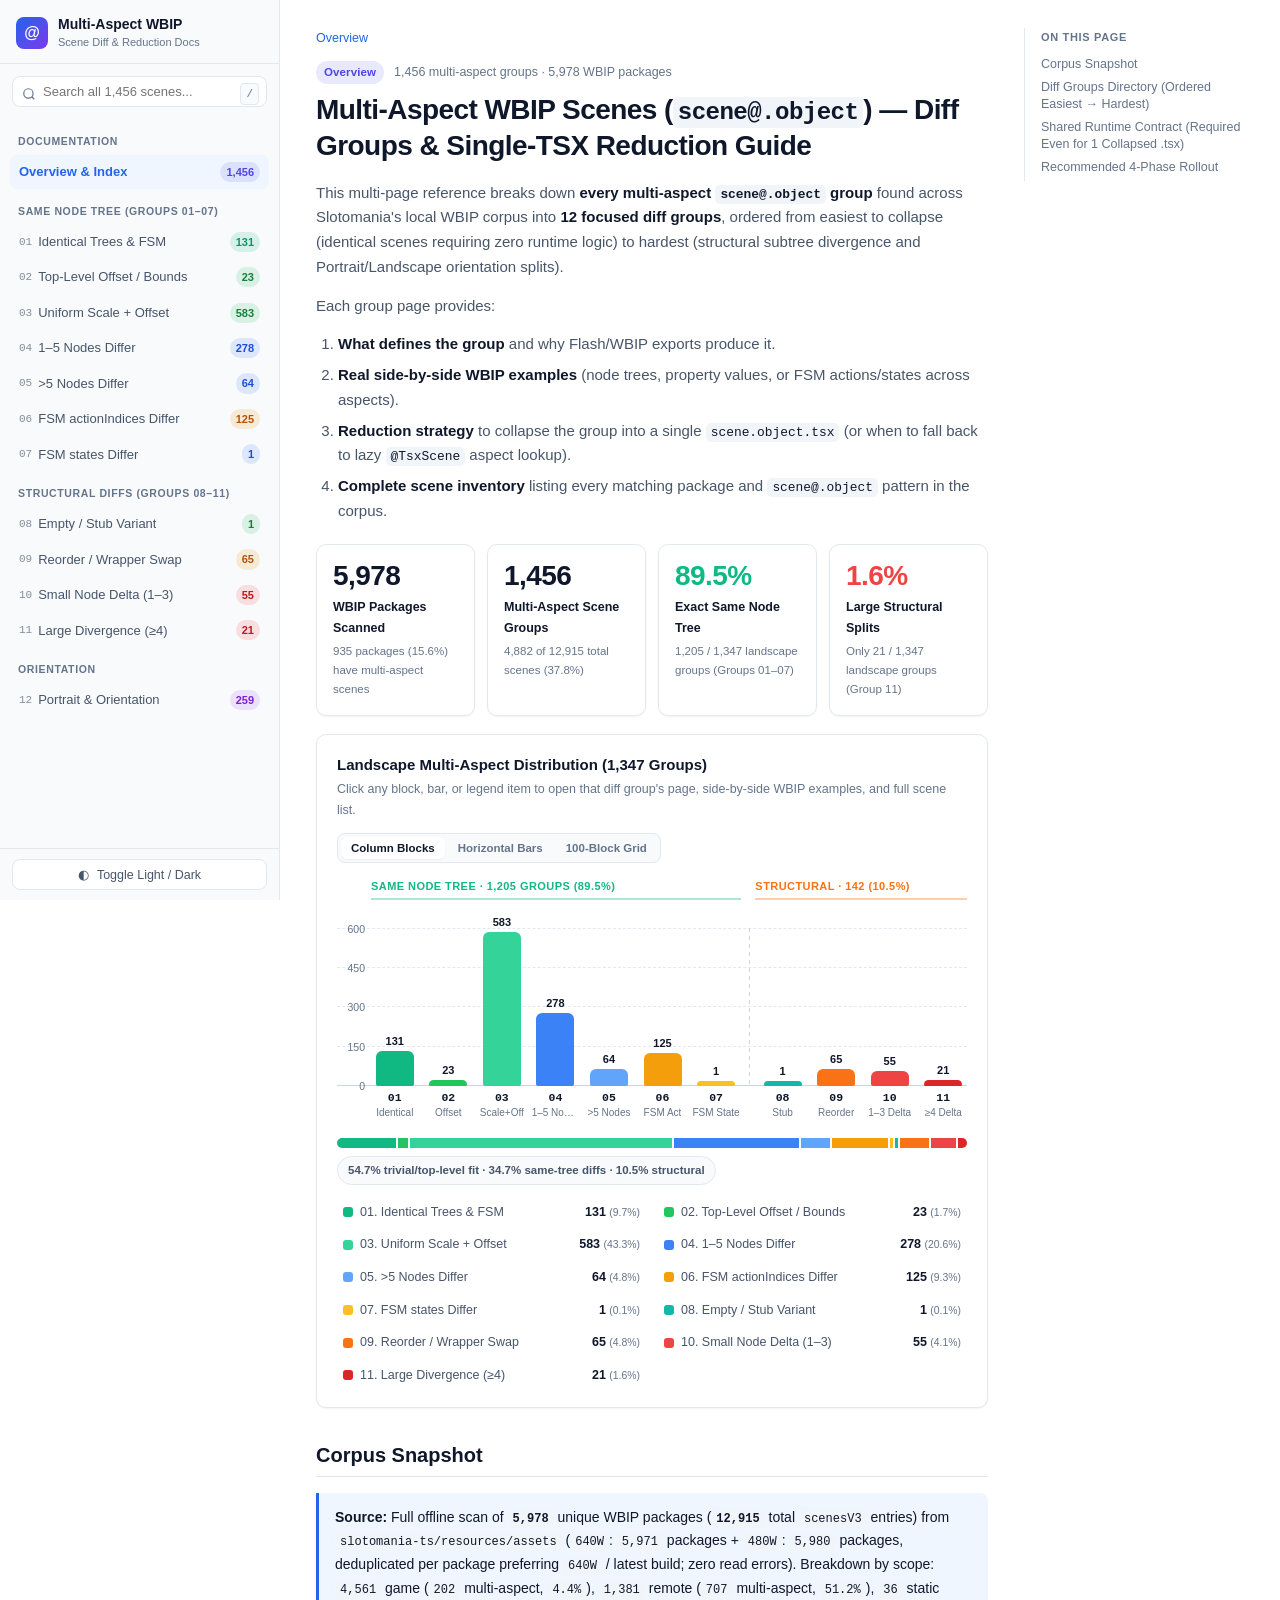
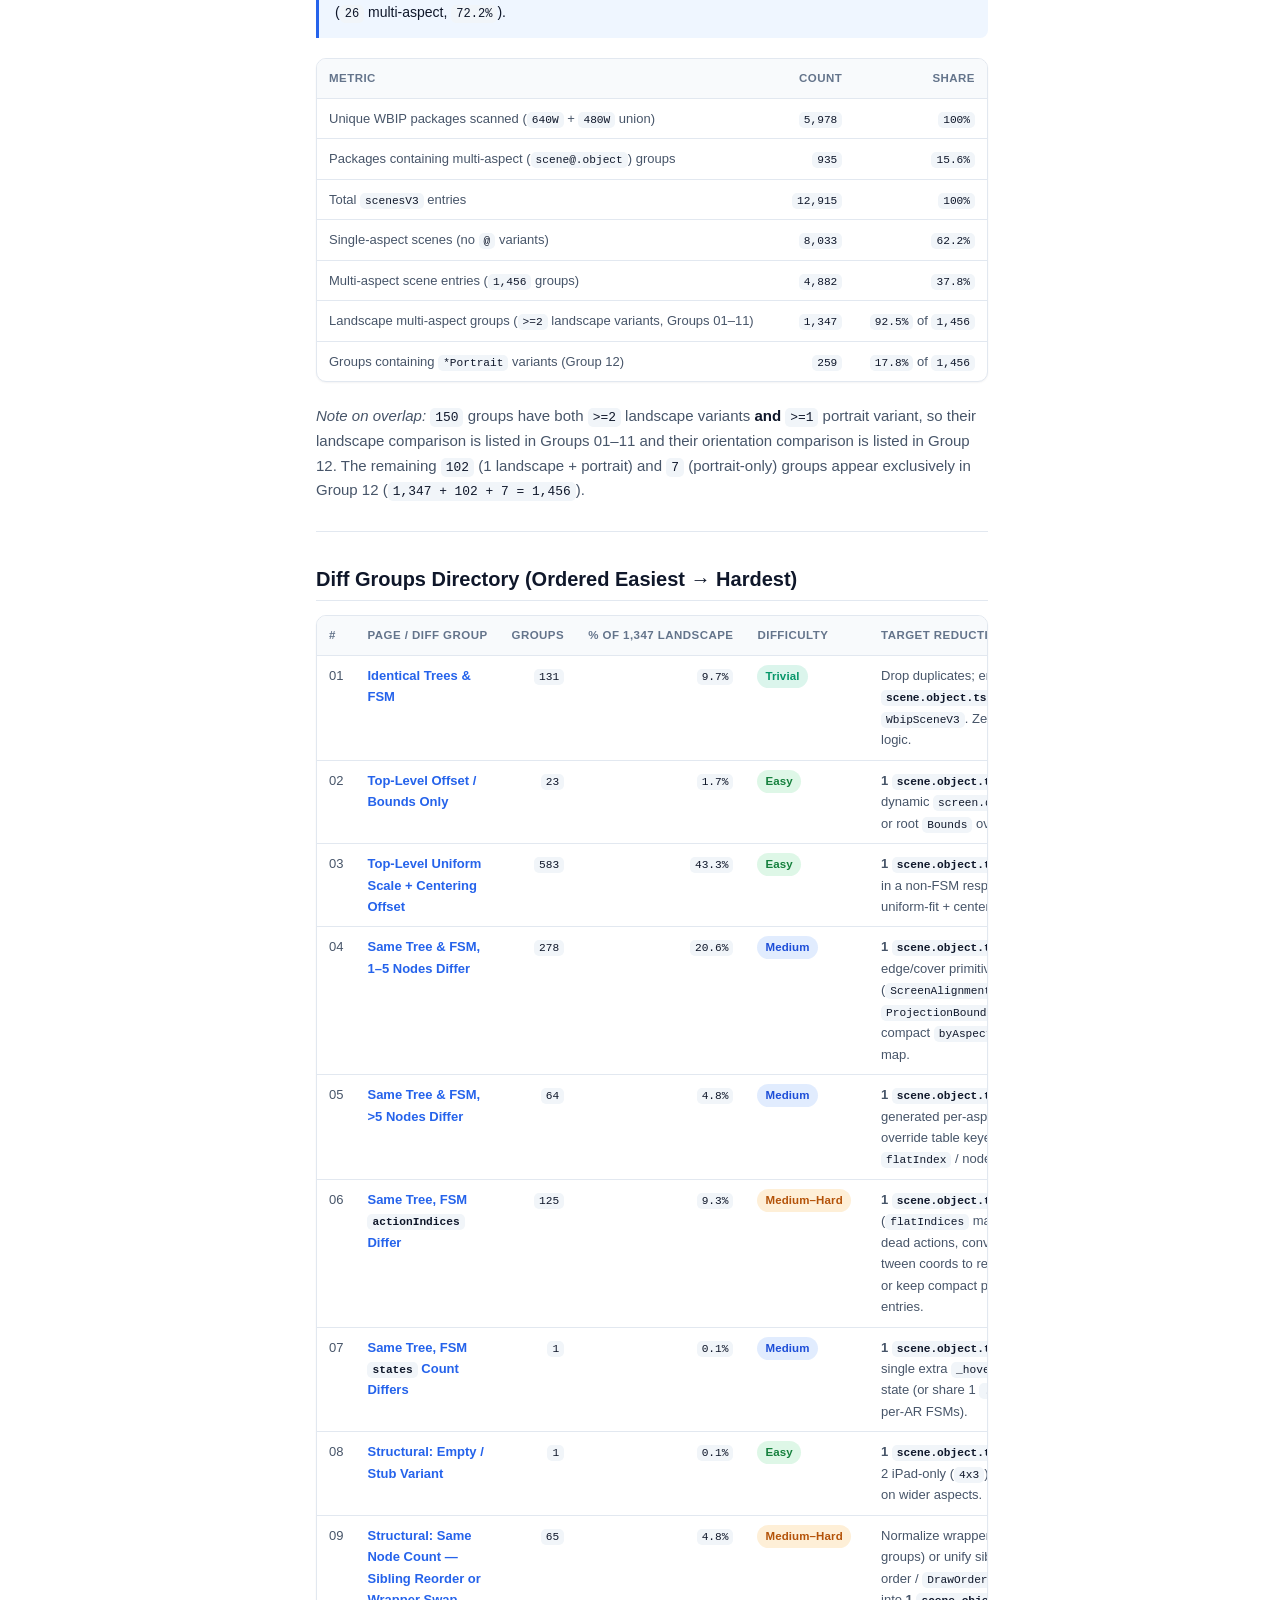
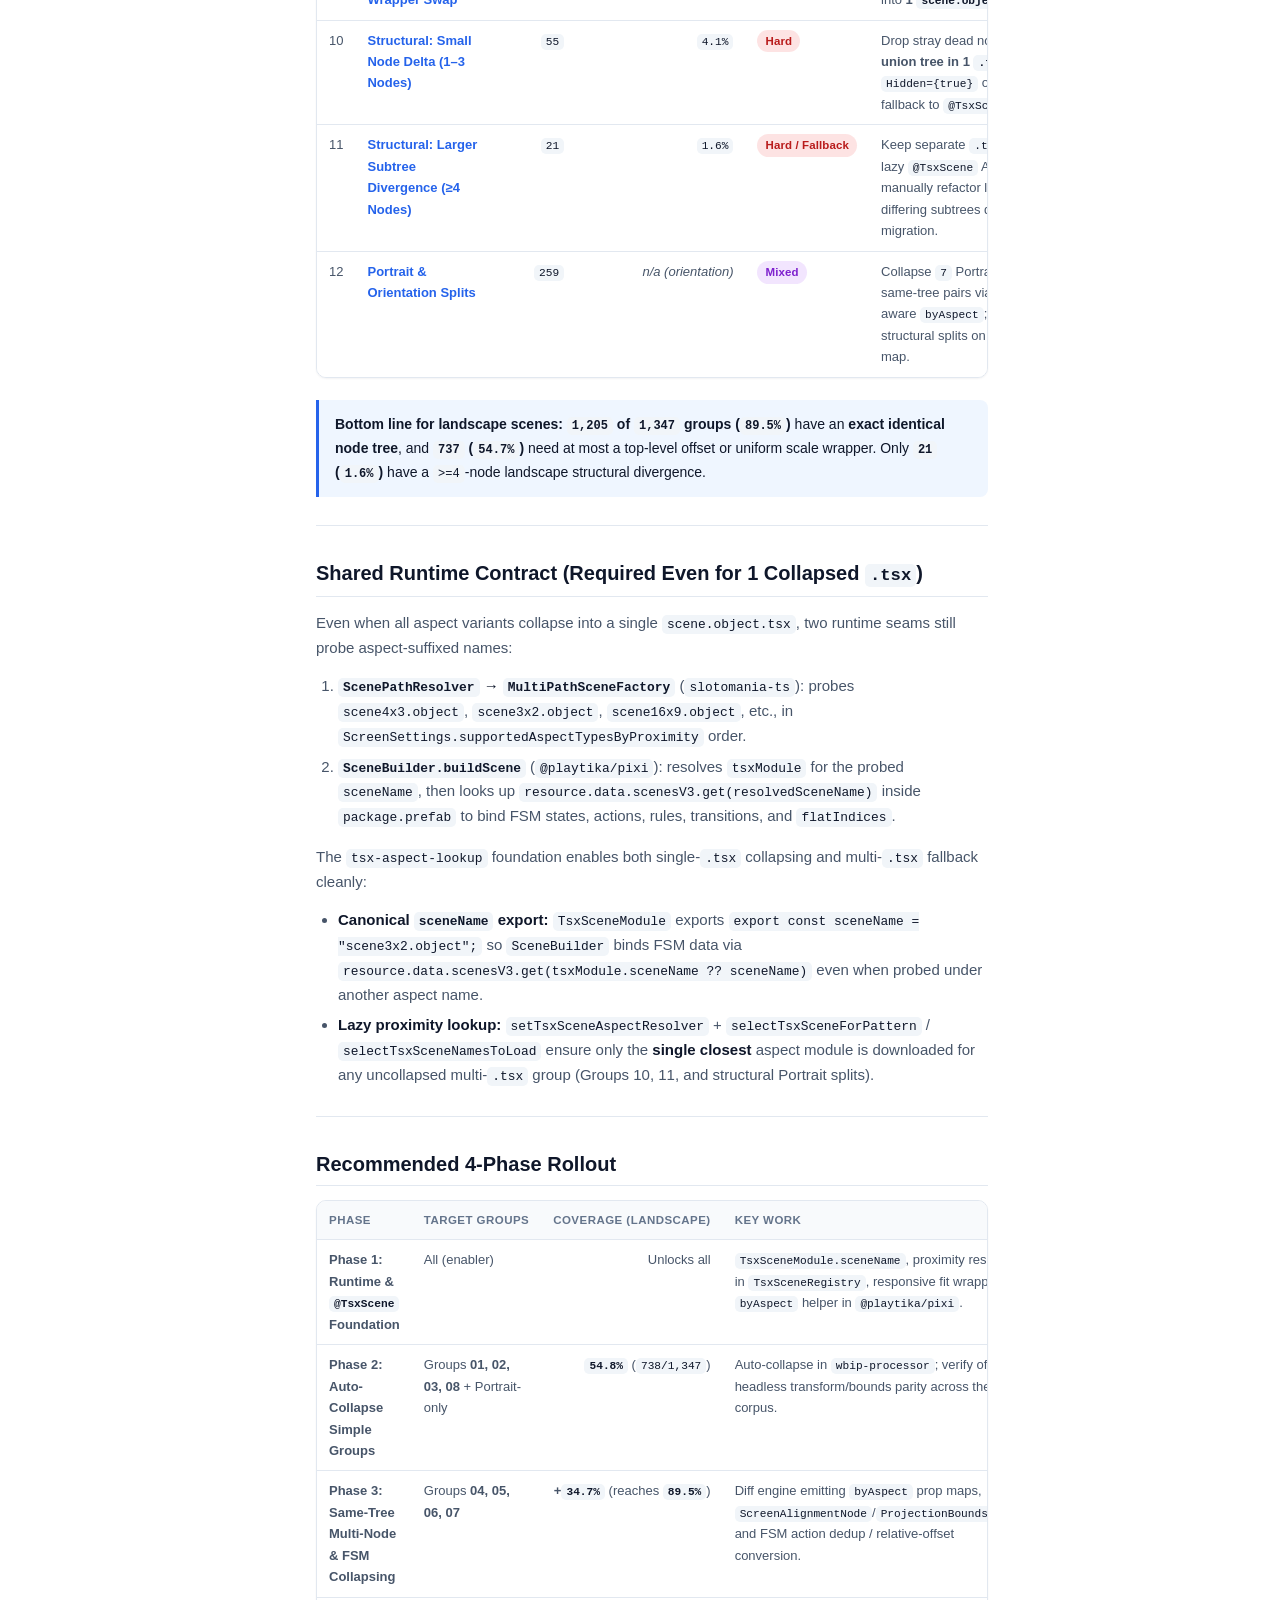
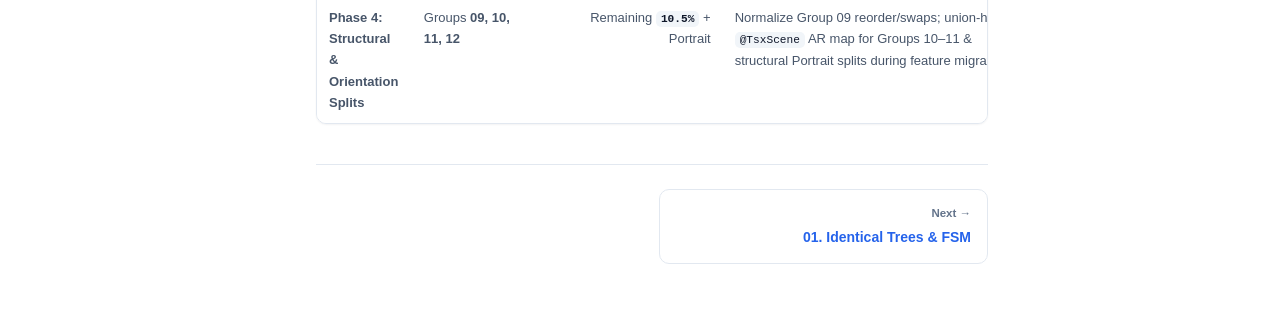
<file: index.html>
<!DOCTYPE html>
<html lang="en">
<head>
  <meta charset="UTF-8" />
  <meta name="viewport" content="width=device-width, initial-scale=1.0" />
  <title>Overview &amp; Diff Groups Index — Multi-Aspect WBIP Scenes Docs</title>
  <link rel="stylesheet" href="./assets/style.css" />
  <script>
    (function() {
      var t = localStorage.getItem("wbip-docs-theme");
      if (t === "dark" || (!t && window.matchMedia && window.matchMedia("(prefers-color-scheme: dark)").matches)) {
        document.documentElement.setAttribute("data-theme", "dark");
      }
    })();
  </script>
</head>
<body>
  <div class="mobile-topbar">
    <button type="button" class="icon-btn" id="sidebar-open" aria-label="Open menu">☰</button>
    <a href="./index.html" class="mobile-brand">Multi-Aspect WBIP Docs</a>
    <button type="button" class="icon-btn" id="mobile-theme-toggle" aria-label="Toggle theme">◐</button>
  </div>
  <div class="sidebar-backdrop" id="sidebar-backdrop"></div>
  <div class="layout">
    <aside class="sidebar" id="sidebar">
    <div class="sidebar-brand">
      <a href="./index.html" class="brand-link">
        <span class="brand-logo">@</span>
        <span>
          <strong>Multi-Aspect WBIP</strong>
          <small>Scene Diff &amp; Reduction Docs</small>
        </span>
      </a>
      <button class="icon-btn mobile-close" id="sidebar-close" aria-label="Close navigation">✕</button>
    </div>
    <div class="global-search-box">
      <svg class="search-icon" viewBox="0 0 24 24" width="14" height="14" fill="none" stroke="currentColor" stroke-width="2"><circle cx="11" cy="11" r="8"/><path d="m21 21-4.3-4.3"/></svg>
      <input type="search" id="global-search-input" placeholder="Search all 1,456 scenes..." autocomplete="off" aria-label="Search all scenes across all groups" />
      <kbd>/</kbd>
      <div class="global-search-results" id="global-search-results" hidden></div>
    </div>
    <nav class="sidebar-nav" aria-label="Diff groups">
      <div class="nav-section-title">Documentation</div>
      <a class="nav-item active" href="./index.html"><span class="nav-label">Overview &amp; Index</span><span class="nav-count badge-index">1,456</span></a>
      <div class="nav-section-title">Same Node Tree (Groups 01–07)</div>
      <a class="nav-item" href="./01-identical.html"><span class="nav-label"><span class="nav-num">01</span>Identical Trees &amp; FSM</span><span class="nav-count badge-trivial">131</span></a>
      <a class="nav-item" href="./02-root-offset-only.html"><span class="nav-label"><span class="nav-num">02</span>Top-Level Offset / Bounds</span><span class="nav-count badge-easy">23</span></a>
      <a class="nav-item" href="./03-root-uniform-scale-offset.html"><span class="nav-label"><span class="nav-num">03</span>Uniform Scale + Offset</span><span class="nav-count badge-easy">583</span></a>
      <a class="nav-item" href="./04-prop-diff-1-to-5-nodes.html"><span class="nav-label"><span class="nav-num">04</span>1–5 Nodes Differ</span><span class="nav-count badge-medium">278</span></a>
      <a class="nav-item" href="./05-prop-diff-many-nodes.html"><span class="nav-label"><span class="nav-num">05</span>&gt;5 Nodes Differ</span><span class="nav-count badge-medium">64</span></a>
      <a class="nav-item" href="./06-fsm-actions-differ.html"><span class="nav-label"><span class="nav-num">06</span>FSM actionIndices Differ</span><span class="nav-count badge-medhard">125</span></a>
      <a class="nav-item" href="./07-fsm-states-differ.html"><span class="nav-label"><span class="nav-num">07</span>FSM states Differ</span><span class="nav-count badge-medium">1</span></a>
      <div class="nav-section-title">Structural Diffs (Groups 08–11)</div>
      <a class="nav-item" href="./08-structural-empty-stub.html"><span class="nav-label"><span class="nav-num">08</span>Empty / Stub Variant</span><span class="nav-count badge-easy">1</span></a>
      <a class="nav-item" href="./09-structural-wrapper-or-reorder.html"><span class="nav-label"><span class="nav-num">09</span>Reorder / Wrapper Swap</span><span class="nav-count badge-medhard">65</span></a>
      <a class="nav-item" href="./10-structural-small-node-delta.html"><span class="nav-label"><span class="nav-num">10</span>Small Node Delta (1–3)</span><span class="nav-count badge-hard">55</span></a>
      <a class="nav-item" href="./11-structural-large-divergence.html"><span class="nav-label"><span class="nav-num">11</span>Large Divergence (≥4)</span><span class="nav-count badge-hard">21</span></a>
      <div class="nav-section-title">Orientation</div>
      <a class="nav-item" href="./12-portrait-and-orientation.html"><span class="nav-label"><span class="nav-num">12</span>Portrait &amp; Orientation</span><span class="nav-count badge-mixed">259</span></a>
    </nav>
    <div class="sidebar-footer">
      <button type="button" class="theme-toggle" id="theme-toggle" aria-label="Toggle color theme">
        <span class="theme-icon">◐</span>
        <span class="theme-label">Toggle Light / Dark</span>
      </button>
    </div>
  </aside>
    <main class="main">
      <div class="content-grid">
        <article class="article">
          <div class="breadcrumb">
            <a href="./index.html">Overview</a>
            
          </div>
          <div class="page-header">
          <div class="page-eyebrow">
            <span class="badge badge-index">Overview</span>
            <span class="eyebrow-count">1,456 multi-aspect groups · 5,978 WBIP packages</span>
          </div>
          <h1 id="multi-aspect-wbip-scenes-scene-object-diff-groups-single-tsx-reduction-guide">Multi-Aspect WBIP Scenes (<code>scene@.object</code>) — Diff Groups &amp; Single-TSX Reduction Guide</h1>
        </div>
<p>This multi-page reference breaks down <strong>every multi-aspect <code>scene@.object</code> group</strong> found across Slotomania's local WBIP corpus into <strong>12 focused diff groups</strong>, ordered from easiest to collapse (identical scenes requiring zero runtime logic) to hardest (structural subtree divergence and Portrait/Landscape orientation splits).</p>
<p>Each group page provides:</p>
<ol><li><strong>What defines the group</strong> and why Flash/WBIP exports produce it.</li><li><strong>Real side-by-side WBIP examples</strong> (node trees, property values, or FSM actions/states across aspects).</li><li><strong>Reduction strategy</strong> to collapse the group into a single <code>scene.object.tsx</code> (or when to fall back to lazy <code>@TsxScene</code> aspect lookup).</li><li><strong>Complete scene inventory</strong> listing every matching package and <code>scene@.object</code> pattern in the corpus.</li></ol>
<div class="kpi-grid">
    <div class="kpi-card">
      <div class="kpi-val">5,978</div>
      <div class="kpi-label">WBIP Packages Scanned</div>
      <div class="kpi-sub">935 packages (15.6%) have multi-aspect scenes</div>
    </div>
    <div class="kpi-card">
      <div class="kpi-val">1,456</div>
      <div class="kpi-label">Multi-Aspect Scene Groups</div>
      <div class="kpi-sub">4,882 of 12,915 total scenes (37.8%)</div>
    </div>
    <div class="kpi-card kpi-accent-green">
      <div class="kpi-val">89.5%</div>
      <div class="kpi-label">Exact Same Node Tree</div>
      <div class="kpi-sub">1,205 / 1,347 landscape groups (Groups 01–07)</div>
    </div>
    <div class="kpi-card kpi-accent-red">
      <div class="kpi-val">1.6%</div>
      <div class="kpi-label">Large Structural Splits</div>
      <div class="kpi-sub">Only 21 / 1,347 landscape groups (Group 11)</div>
    </div>
  </div>
  <div class="dist-card" id="dist-card">
    <div class="dist-header">
      <div>
        <div class="dist-title">Landscape Multi-Aspect Distribution (1,347 Groups)</div>
        <div class="dist-subtitle">Click any block, bar, or legend item to open that diff group's page, side-by-side WBIP examples, and full scene list.</div>
      </div>
      <div class="chart-tabs" role="tablist" aria-label="Chart view">
        <button type="button" class="chart-tab active" data-chart-tab="columns" role="tab" aria-selected="true">Column Blocks</button>
        <button type="button" class="chart-tab" data-chart-tab="bars" role="tab" aria-selected="false">Horizontal Bars</button>
        <button type="button" class="chart-tab" data-chart-tab="waffle" role="tab" aria-selected="false">100-Block Grid</button>
      </div>
    </div>
    <div class="chart-panel active" data-chart-panel="columns">
  <div class="col-zone-labels">
    <span class="zone-same">Same Node Tree · 1,205 groups (89.5%)</span>
    <span class="zone-struct">Structural · 142 (10.5%)</span>
  </div>
  <div class="col-chart-wrap">
    <div class="col-gridlines" aria-hidden="true">
      <div class="col-gridline"><span>600</span></div>
      <div class="col-gridline"><span>450</span></div>
      <div class="col-gridline"><span>300</span></div>
      <div class="col-gridline"><span>150</span></div>
      <div class="col-gridline"><span>0</span></div>
    </div>
    <div class="col-bars"><a href="./01-identical.html" class="col-item" data-group="01" title="Group 01: Identical Trees &amp; FSM — 131 groups (9.7%)">
    <div class="col-bar-area">
      <div class="col-val">131</div>
      <div class="col-bar" style="height:21.83%;background:#10b981"></div>
    </div>
    <div class="col-num">01</div>
    <div class="col-sub">Identical</div>
  </a>
<a href="./02-root-offset-only.html" class="col-item" data-group="02" title="Group 02: Top-Level Offset / Bounds — 23 groups (1.7%)">
    <div class="col-bar-area">
      <div class="col-val">23</div>
      <div class="col-bar" style="height:3.83%;background:#22c55e"></div>
    </div>
    <div class="col-num">02</div>
    <div class="col-sub">Offset</div>
  </a>
<a href="./03-root-uniform-scale-offset.html" class="col-item" data-group="03" title="Group 03: Uniform Scale + Offset — 583 groups (43.3%)">
    <div class="col-bar-area">
      <div class="col-val">583</div>
      <div class="col-bar" style="height:97.17%;background:#34d399"></div>
    </div>
    <div class="col-num">03</div>
    <div class="col-sub">Scale+Off</div>
  </a>
<a href="./04-prop-diff-1-to-5-nodes.html" class="col-item" data-group="04" title="Group 04: 1–5 Nodes Differ — 278 groups (20.6%)">
    <div class="col-bar-area">
      <div class="col-val">278</div>
      <div class="col-bar" style="height:46.33%;background:#3b82f6"></div>
    </div>
    <div class="col-num">04</div>
    <div class="col-sub">1–5 Nodes</div>
  </a>
<a href="./05-prop-diff-many-nodes.html" class="col-item" data-group="05" title="Group 05: &gt;5 Nodes Differ — 64 groups (4.8%)">
    <div class="col-bar-area">
      <div class="col-val">64</div>
      <div class="col-bar" style="height:10.67%;background:#60a5fa"></div>
    </div>
    <div class="col-num">05</div>
    <div class="col-sub">&gt;5 Nodes</div>
  </a>
<a href="./06-fsm-actions-differ.html" class="col-item" data-group="06" title="Group 06: FSM actionIndices Differ — 125 groups (9.3%)">
    <div class="col-bar-area">
      <div class="col-val">125</div>
      <div class="col-bar" style="height:20.83%;background:#f59e0b"></div>
    </div>
    <div class="col-num">06</div>
    <div class="col-sub">FSM Act</div>
  </a>
<a href="./07-fsm-states-differ.html" class="col-item" data-group="07" title="Group 07: FSM states Differ — 1 groups (0.1%)">
    <div class="col-bar-area">
      <div class="col-val">1</div>
      <div class="col-bar" style="height:0.17%;background:#fbbf24"></div>
    </div>
    <div class="col-num">07</div>
    <div class="col-sub">FSM State</div>
  </a>
<div class="col-divider" title="Same Node Tree (01–07) vs Structural Diffs (08–11)"></div><a href="./08-structural-empty-stub.html" class="col-item" data-group="08" title="Group 08: Empty / Stub Variant — 1 groups (0.1%)">
    <div class="col-bar-area">
      <div class="col-val">1</div>
      <div class="col-bar" style="height:0.17%;background:#14b8a6"></div>
    </div>
    <div class="col-num">08</div>
    <div class="col-sub">Stub</div>
  </a>
<a href="./09-structural-wrapper-or-reorder.html" class="col-item" data-group="09" title="Group 09: Reorder / Wrapper Swap — 65 groups (4.8%)">
    <div class="col-bar-area">
      <div class="col-val">65</div>
      <div class="col-bar" style="height:10.83%;background:#f97316"></div>
    </div>
    <div class="col-num">09</div>
    <div class="col-sub">Reorder</div>
  </a>
<a href="./10-structural-small-node-delta.html" class="col-item" data-group="10" title="Group 10: Small Node Delta (1–3) — 55 groups (4.1%)">
    <div class="col-bar-area">
      <div class="col-val">55</div>
      <div class="col-bar" style="height:9.17%;background:#ef4444"></div>
    </div>
    <div class="col-num">10</div>
    <div class="col-sub">1–3 Delta</div>
  </a>
<a href="./11-structural-large-divergence.html" class="col-item" data-group="11" title="Group 11: Large Divergence (≥4) — 21 groups (1.6%)">
    <div class="col-bar-area">
      <div class="col-val">21</div>
      <div class="col-bar" style="height:3.50%;background:#dc2626"></div>
    </div>
    <div class="col-num">11</div>
    <div class="col-sub">≥4 Delta</div>
  </a></div>
  </div>
</div>
    <div class="chart-panel" data-chart-panel="bars">
  <div class="hbar-chart"><a href="./01-identical.html" class="hbar-row" data-group="01">
    <span class="hbar-label"><span class="hbar-num">01</span> Identical Trees &amp; FSM</span>
    <span class="hbar-track"><span class="hbar-fill" style="width:22.47%;background:#10b981"></span></span>
    <span class="hbar-val">131 <small>(9.7%)</small></span>
  </a>
<a href="./02-root-offset-only.html" class="hbar-row" data-group="02">
    <span class="hbar-label"><span class="hbar-num">02</span> Top-Level Offset / Bounds</span>
    <span class="hbar-track"><span class="hbar-fill" style="width:3.95%;background:#22c55e"></span></span>
    <span class="hbar-val">23 <small>(1.7%)</small></span>
  </a>
<a href="./03-root-uniform-scale-offset.html" class="hbar-row" data-group="03">
    <span class="hbar-label"><span class="hbar-num">03</span> Uniform Scale + Offset</span>
    <span class="hbar-track"><span class="hbar-fill" style="width:100.00%;background:#34d399"></span></span>
    <span class="hbar-val">583 <small>(43.3%)</small></span>
  </a>
<a href="./04-prop-diff-1-to-5-nodes.html" class="hbar-row" data-group="04">
    <span class="hbar-label"><span class="hbar-num">04</span> 1–5 Nodes Differ</span>
    <span class="hbar-track"><span class="hbar-fill" style="width:47.68%;background:#3b82f6"></span></span>
    <span class="hbar-val">278 <small>(20.6%)</small></span>
  </a>
<a href="./05-prop-diff-many-nodes.html" class="hbar-row" data-group="05">
    <span class="hbar-label"><span class="hbar-num">05</span> &gt;5 Nodes Differ</span>
    <span class="hbar-track"><span class="hbar-fill" style="width:10.98%;background:#60a5fa"></span></span>
    <span class="hbar-val">64 <small>(4.8%)</small></span>
  </a>
<a href="./06-fsm-actions-differ.html" class="hbar-row" data-group="06">
    <span class="hbar-label"><span class="hbar-num">06</span> FSM actionIndices Differ</span>
    <span class="hbar-track"><span class="hbar-fill" style="width:21.44%;background:#f59e0b"></span></span>
    <span class="hbar-val">125 <small>(9.3%)</small></span>
  </a>
<a href="./07-fsm-states-differ.html" class="hbar-row" data-group="07">
    <span class="hbar-label"><span class="hbar-num">07</span> FSM states Differ</span>
    <span class="hbar-track"><span class="hbar-fill" style="width:0.17%;background:#fbbf24"></span></span>
    <span class="hbar-val">1 <small>(0.1%)</small></span>
  </a>
<a href="./08-structural-empty-stub.html" class="hbar-row" data-group="08">
    <span class="hbar-label"><span class="hbar-num">08</span> Empty / Stub Variant</span>
    <span class="hbar-track"><span class="hbar-fill" style="width:0.17%;background:#14b8a6"></span></span>
    <span class="hbar-val">1 <small>(0.1%)</small></span>
  </a>
<a href="./09-structural-wrapper-or-reorder.html" class="hbar-row" data-group="09">
    <span class="hbar-label"><span class="hbar-num">09</span> Reorder / Wrapper Swap</span>
    <span class="hbar-track"><span class="hbar-fill" style="width:11.15%;background:#f97316"></span></span>
    <span class="hbar-val">65 <small>(4.8%)</small></span>
  </a>
<a href="./10-structural-small-node-delta.html" class="hbar-row" data-group="10">
    <span class="hbar-label"><span class="hbar-num">10</span> Small Node Delta (1–3)</span>
    <span class="hbar-track"><span class="hbar-fill" style="width:9.43%;background:#ef4444"></span></span>
    <span class="hbar-val">55 <small>(4.1%)</small></span>
  </a>
<a href="./11-structural-large-divergence.html" class="hbar-row" data-group="11">
    <span class="hbar-label"><span class="hbar-num">11</span> Large Divergence (≥4)</span>
    <span class="hbar-track"><span class="hbar-fill" style="width:3.60%;background:#dc2626"></span></span>
    <span class="hbar-val">21 <small>(1.6%)</small></span>
  </a></div>
</div>
    <div class="chart-panel" data-chart-panel="waffle">
  <div class="waffle-wrap">
    <div class="waffle-grid" role="img" aria-label="100-block waffle chart of 1,347 landscape multi-aspect groups"><a href="./01-identical.html" class="waffle-cell" data-group="01" style="background:#10b981" title="Group 01: Identical Trees &amp; FSM — 131 groups (9.7%)"></a><a href="./01-identical.html" class="waffle-cell" data-group="01" style="background:#10b981" title="Group 01: Identical Trees &amp; FSM — 131 groups (9.7%)"></a><a href="./01-identical.html" class="waffle-cell" data-group="01" style="background:#10b981" title="Group 01: Identical Trees &amp; FSM — 131 groups (9.7%)"></a><a href="./01-identical.html" class="waffle-cell" data-group="01" style="background:#10b981" title="Group 01: Identical Trees &amp; FSM — 131 groups (9.7%)"></a><a href="./01-identical.html" class="waffle-cell" data-group="01" style="background:#10b981" title="Group 01: Identical Trees &amp; FSM — 131 groups (9.7%)"></a><a href="./01-identical.html" class="waffle-cell" data-group="01" style="background:#10b981" title="Group 01: Identical Trees &amp; FSM — 131 groups (9.7%)"></a><a href="./01-identical.html" class="waffle-cell" data-group="01" style="background:#10b981" title="Group 01: Identical Trees &amp; FSM — 131 groups (9.7%)"></a><a href="./01-identical.html" class="waffle-cell" data-group="01" style="background:#10b981" title="Group 01: Identical Trees &amp; FSM — 131 groups (9.7%)"></a><a href="./01-identical.html" class="waffle-cell" data-group="01" style="background:#10b981" title="Group 01: Identical Trees &amp; FSM — 131 groups (9.7%)"></a><a href="./01-identical.html" class="waffle-cell" data-group="01" style="background:#10b981" title="Group 01: Identical Trees &amp; FSM — 131 groups (9.7%)"></a><a href="./02-root-offset-only.html" class="waffle-cell" data-group="02" style="background:#22c55e" title="Group 02: Top-Level Offset / Bounds — 23 groups (1.7%)"></a><a href="./03-root-uniform-scale-offset.html" class="waffle-cell" data-group="03" style="background:#34d399" title="Group 03: Uniform Scale + Offset — 583 groups (43.3%)"></a><a href="./03-root-uniform-scale-offset.html" class="waffle-cell" data-group="03" style="background:#34d399" title="Group 03: Uniform Scale + Offset — 583 groups (43.3%)"></a><a href="./03-root-uniform-scale-offset.html" class="waffle-cell" data-group="03" style="background:#34d399" title="Group 03: Uniform Scale + Offset — 583 groups (43.3%)"></a><a href="./03-root-uniform-scale-offset.html" class="waffle-cell" data-group="03" style="background:#34d399" title="Group 03: Uniform Scale + Offset — 583 groups (43.3%)"></a><a href="./03-root-uniform-scale-offset.html" class="waffle-cell" data-group="03" style="background:#34d399" title="Group 03: Uniform Scale + Offset — 583 groups (43.3%)"></a><a href="./03-root-uniform-scale-offset.html" class="waffle-cell" data-group="03" style="background:#34d399" title="Group 03: Uniform Scale + Offset — 583 groups (43.3%)"></a><a href="./03-root-uniform-scale-offset.html" class="waffle-cell" data-group="03" style="background:#34d399" title="Group 03: Uniform Scale + Offset — 583 groups (43.3%)"></a><a href="./03-root-uniform-scale-offset.html" class="waffle-cell" data-group="03" style="background:#34d399" title="Group 03: Uniform Scale + Offset — 583 groups (43.3%)"></a><a href="./03-root-uniform-scale-offset.html" class="waffle-cell" data-group="03" style="background:#34d399" title="Group 03: Uniform Scale + Offset — 583 groups (43.3%)"></a><a href="./03-root-uniform-scale-offset.html" class="waffle-cell" data-group="03" style="background:#34d399" title="Group 03: Uniform Scale + Offset — 583 groups (43.3%)"></a><a href="./03-root-uniform-scale-offset.html" class="waffle-cell" data-group="03" style="background:#34d399" title="Group 03: Uniform Scale + Offset — 583 groups (43.3%)"></a><a href="./03-root-uniform-scale-offset.html" class="waffle-cell" data-group="03" style="background:#34d399" title="Group 03: Uniform Scale + Offset — 583 groups (43.3%)"></a><a href="./03-root-uniform-scale-offset.html" class="waffle-cell" data-group="03" style="background:#34d399" title="Group 03: Uniform Scale + Offset — 583 groups (43.3%)"></a><a href="./03-root-uniform-scale-offset.html" class="waffle-cell" data-group="03" style="background:#34d399" title="Group 03: Uniform Scale + Offset — 583 groups (43.3%)"></a><a href="./03-root-uniform-scale-offset.html" class="waffle-cell" data-group="03" style="background:#34d399" title="Group 03: Uniform Scale + Offset — 583 groups (43.3%)"></a><a href="./03-root-uniform-scale-offset.html" class="waffle-cell" data-group="03" style="background:#34d399" title="Group 03: Uniform Scale + Offset — 583 groups (43.3%)"></a><a href="./03-root-uniform-scale-offset.html" class="waffle-cell" data-group="03" style="background:#34d399" title="Group 03: Uniform Scale + Offset — 583 groups (43.3%)"></a><a href="./03-root-uniform-scale-offset.html" class="waffle-cell" data-group="03" style="background:#34d399" title="Group 03: Uniform Scale + Offset — 583 groups (43.3%)"></a><a href="./03-root-uniform-scale-offset.html" class="waffle-cell" data-group="03" style="background:#34d399" title="Group 03: Uniform Scale + Offset — 583 groups (43.3%)"></a><a href="./03-root-uniform-scale-offset.html" class="waffle-cell" data-group="03" style="background:#34d399" title="Group 03: Uniform Scale + Offset — 583 groups (43.3%)"></a><a href="./03-root-uniform-scale-offset.html" class="waffle-cell" data-group="03" style="background:#34d399" title="Group 03: Uniform Scale + Offset — 583 groups (43.3%)"></a><a href="./03-root-uniform-scale-offset.html" class="waffle-cell" data-group="03" style="background:#34d399" title="Group 03: Uniform Scale + Offset — 583 groups (43.3%)"></a><a href="./03-root-uniform-scale-offset.html" class="waffle-cell" data-group="03" style="background:#34d399" title="Group 03: Uniform Scale + Offset — 583 groups (43.3%)"></a><a href="./03-root-uniform-scale-offset.html" class="waffle-cell" data-group="03" style="background:#34d399" title="Group 03: Uniform Scale + Offset — 583 groups (43.3%)"></a><a href="./03-root-uniform-scale-offset.html" class="waffle-cell" data-group="03" style="background:#34d399" title="Group 03: Uniform Scale + Offset — 583 groups (43.3%)"></a><a href="./03-root-uniform-scale-offset.html" class="waffle-cell" data-group="03" style="background:#34d399" title="Group 03: Uniform Scale + Offset — 583 groups (43.3%)"></a><a href="./03-root-uniform-scale-offset.html" class="waffle-cell" data-group="03" style="background:#34d399" title="Group 03: Uniform Scale + Offset — 583 groups (43.3%)"></a><a href="./03-root-uniform-scale-offset.html" class="waffle-cell" data-group="03" style="background:#34d399" title="Group 03: Uniform Scale + Offset — 583 groups (43.3%)"></a><a href="./03-root-uniform-scale-offset.html" class="waffle-cell" data-group="03" style="background:#34d399" title="Group 03: Uniform Scale + Offset — 583 groups (43.3%)"></a><a href="./03-root-uniform-scale-offset.html" class="waffle-cell" data-group="03" style="background:#34d399" title="Group 03: Uniform Scale + Offset — 583 groups (43.3%)"></a><a href="./03-root-uniform-scale-offset.html" class="waffle-cell" data-group="03" style="background:#34d399" title="Group 03: Uniform Scale + Offset — 583 groups (43.3%)"></a><a href="./03-root-uniform-scale-offset.html" class="waffle-cell" data-group="03" style="background:#34d399" title="Group 03: Uniform Scale + Offset — 583 groups (43.3%)"></a><a href="./03-root-uniform-scale-offset.html" class="waffle-cell" data-group="03" style="background:#34d399" title="Group 03: Uniform Scale + Offset — 583 groups (43.3%)"></a><a href="./03-root-uniform-scale-offset.html" class="waffle-cell" data-group="03" style="background:#34d399" title="Group 03: Uniform Scale + Offset — 583 groups (43.3%)"></a><a href="./03-root-uniform-scale-offset.html" class="waffle-cell" data-group="03" style="background:#34d399" title="Group 03: Uniform Scale + Offset — 583 groups (43.3%)"></a><a href="./03-root-uniform-scale-offset.html" class="waffle-cell" data-group="03" style="background:#34d399" title="Group 03: Uniform Scale + Offset — 583 groups (43.3%)"></a><a href="./03-root-uniform-scale-offset.html" class="waffle-cell" data-group="03" style="background:#34d399" title="Group 03: Uniform Scale + Offset — 583 groups (43.3%)"></a><a href="./03-root-uniform-scale-offset.html" class="waffle-cell" data-group="03" style="background:#34d399" title="Group 03: Uniform Scale + Offset — 583 groups (43.3%)"></a><a href="./03-root-uniform-scale-offset.html" class="waffle-cell" data-group="03" style="background:#34d399" title="Group 03: Uniform Scale + Offset — 583 groups (43.3%)"></a><a href="./03-root-uniform-scale-offset.html" class="waffle-cell" data-group="03" style="background:#34d399" title="Group 03: Uniform Scale + Offset — 583 groups (43.3%)"></a><a href="./03-root-uniform-scale-offset.html" class="waffle-cell" data-group="03" style="background:#34d399" title="Group 03: Uniform Scale + Offset — 583 groups (43.3%)"></a><a href="./03-root-uniform-scale-offset.html" class="waffle-cell" data-group="03" style="background:#34d399" title="Group 03: Uniform Scale + Offset — 583 groups (43.3%)"></a><a href="./03-root-uniform-scale-offset.html" class="waffle-cell" data-group="03" style="background:#34d399" title="Group 03: Uniform Scale + Offset — 583 groups (43.3%)"></a><a href="./04-prop-diff-1-to-5-nodes.html" class="waffle-cell" data-group="04" style="background:#3b82f6" title="Group 04: 1–5 Nodes Differ — 278 groups (20.6%)"></a><a href="./04-prop-diff-1-to-5-nodes.html" class="waffle-cell" data-group="04" style="background:#3b82f6" title="Group 04: 1–5 Nodes Differ — 278 groups (20.6%)"></a><a href="./04-prop-diff-1-to-5-nodes.html" class="waffle-cell" data-group="04" style="background:#3b82f6" title="Group 04: 1–5 Nodes Differ — 278 groups (20.6%)"></a><a href="./04-prop-diff-1-to-5-nodes.html" class="waffle-cell" data-group="04" style="background:#3b82f6" title="Group 04: 1–5 Nodes Differ — 278 groups (20.6%)"></a><a href="./04-prop-diff-1-to-5-nodes.html" class="waffle-cell" data-group="04" style="background:#3b82f6" title="Group 04: 1–5 Nodes Differ — 278 groups (20.6%)"></a><a href="./04-prop-diff-1-to-5-nodes.html" class="waffle-cell" data-group="04" style="background:#3b82f6" title="Group 04: 1–5 Nodes Differ — 278 groups (20.6%)"></a><a href="./04-prop-diff-1-to-5-nodes.html" class="waffle-cell" data-group="04" style="background:#3b82f6" title="Group 04: 1–5 Nodes Differ — 278 groups (20.6%)"></a><a href="./04-prop-diff-1-to-5-nodes.html" class="waffle-cell" data-group="04" style="background:#3b82f6" title="Group 04: 1–5 Nodes Differ — 278 groups (20.6%)"></a><a href="./04-prop-diff-1-to-5-nodes.html" class="waffle-cell" data-group="04" style="background:#3b82f6" title="Group 04: 1–5 Nodes Differ — 278 groups (20.6%)"></a><a href="./04-prop-diff-1-to-5-nodes.html" class="waffle-cell" data-group="04" style="background:#3b82f6" title="Group 04: 1–5 Nodes Differ — 278 groups (20.6%)"></a><a href="./04-prop-diff-1-to-5-nodes.html" class="waffle-cell" data-group="04" style="background:#3b82f6" title="Group 04: 1–5 Nodes Differ — 278 groups (20.6%)"></a><a href="./04-prop-diff-1-to-5-nodes.html" class="waffle-cell" data-group="04" style="background:#3b82f6" title="Group 04: 1–5 Nodes Differ — 278 groups (20.6%)"></a><a href="./04-prop-diff-1-to-5-nodes.html" class="waffle-cell" data-group="04" style="background:#3b82f6" title="Group 04: 1–5 Nodes Differ — 278 groups (20.6%)"></a><a href="./04-prop-diff-1-to-5-nodes.html" class="waffle-cell" data-group="04" style="background:#3b82f6" title="Group 04: 1–5 Nodes Differ — 278 groups (20.6%)"></a><a href="./04-prop-diff-1-to-5-nodes.html" class="waffle-cell" data-group="04" style="background:#3b82f6" title="Group 04: 1–5 Nodes Differ — 278 groups (20.6%)"></a><a href="./04-prop-diff-1-to-5-nodes.html" class="waffle-cell" data-group="04" style="background:#3b82f6" title="Group 04: 1–5 Nodes Differ — 278 groups (20.6%)"></a><a href="./04-prop-diff-1-to-5-nodes.html" class="waffle-cell" data-group="04" style="background:#3b82f6" title="Group 04: 1–5 Nodes Differ — 278 groups (20.6%)"></a><a href="./04-prop-diff-1-to-5-nodes.html" class="waffle-cell" data-group="04" style="background:#3b82f6" title="Group 04: 1–5 Nodes Differ — 278 groups (20.6%)"></a><a href="./04-prop-diff-1-to-5-nodes.html" class="waffle-cell" data-group="04" style="background:#3b82f6" title="Group 04: 1–5 Nodes Differ — 278 groups (20.6%)"></a><a href="./04-prop-diff-1-to-5-nodes.html" class="waffle-cell" data-group="04" style="background:#3b82f6" title="Group 04: 1–5 Nodes Differ — 278 groups (20.6%)"></a><a href="./05-prop-diff-many-nodes.html" class="waffle-cell" data-group="05" style="background:#60a5fa" title="Group 05: &gt;5 Nodes Differ — 64 groups (4.8%)"></a><a href="./05-prop-diff-many-nodes.html" class="waffle-cell" data-group="05" style="background:#60a5fa" title="Group 05: &gt;5 Nodes Differ — 64 groups (4.8%)"></a><a href="./05-prop-diff-many-nodes.html" class="waffle-cell" data-group="05" style="background:#60a5fa" title="Group 05: &gt;5 Nodes Differ — 64 groups (4.8%)"></a><a href="./05-prop-diff-many-nodes.html" class="waffle-cell" data-group="05" style="background:#60a5fa" title="Group 05: &gt;5 Nodes Differ — 64 groups (4.8%)"></a><a href="./05-prop-diff-many-nodes.html" class="waffle-cell" data-group="05" style="background:#60a5fa" title="Group 05: &gt;5 Nodes Differ — 64 groups (4.8%)"></a><a href="./06-fsm-actions-differ.html" class="waffle-cell" data-group="06" style="background:#f59e0b" title="Group 06: FSM actionIndices Differ — 125 groups (9.3%)"></a><a href="./06-fsm-actions-differ.html" class="waffle-cell" data-group="06" style="background:#f59e0b" title="Group 06: FSM actionIndices Differ — 125 groups (9.3%)"></a><a href="./06-fsm-actions-differ.html" class="waffle-cell" data-group="06" style="background:#f59e0b" title="Group 06: FSM actionIndices Differ — 125 groups (9.3%)"></a><a href="./06-fsm-actions-differ.html" class="waffle-cell" data-group="06" style="background:#f59e0b" title="Group 06: FSM actionIndices Differ — 125 groups (9.3%)"></a><a href="./06-fsm-actions-differ.html" class="waffle-cell" data-group="06" style="background:#f59e0b" title="Group 06: FSM actionIndices Differ — 125 groups (9.3%)"></a><a href="./06-fsm-actions-differ.html" class="waffle-cell" data-group="06" style="background:#f59e0b" title="Group 06: FSM actionIndices Differ — 125 groups (9.3%)"></a><a href="./06-fsm-actions-differ.html" class="waffle-cell" data-group="06" style="background:#f59e0b" title="Group 06: FSM actionIndices Differ — 125 groups (9.3%)"></a><a href="./06-fsm-actions-differ.html" class="waffle-cell" data-group="06" style="background:#f59e0b" title="Group 06: FSM actionIndices Differ — 125 groups (9.3%)"></a><a href="./06-fsm-actions-differ.html" class="waffle-cell" data-group="06" style="background:#f59e0b" title="Group 06: FSM actionIndices Differ — 125 groups (9.3%)"></a><a href="./07-fsm-states-differ.html" class="waffle-cell" data-group="07" style="background:#fbbf24" title="Group 07: FSM states Differ — 1 groups (0.1%)"></a><a href="./08-structural-empty-stub.html" class="waffle-cell" data-group="08" style="background:#14b8a6" title="Group 08: Empty / Stub Variant — 1 groups (0.1%)"></a><a href="./09-structural-wrapper-or-reorder.html" class="waffle-cell" data-group="09" style="background:#f97316" title="Group 09: Reorder / Wrapper Swap — 65 groups (4.8%)"></a><a href="./09-structural-wrapper-or-reorder.html" class="waffle-cell" data-group="09" style="background:#f97316" title="Group 09: Reorder / Wrapper Swap — 65 groups (4.8%)"></a><a href="./09-structural-wrapper-or-reorder.html" class="waffle-cell" data-group="09" style="background:#f97316" title="Group 09: Reorder / Wrapper Swap — 65 groups (4.8%)"></a><a href="./09-structural-wrapper-or-reorder.html" class="waffle-cell" data-group="09" style="background:#f97316" title="Group 09: Reorder / Wrapper Swap — 65 groups (4.8%)"></a><a href="./09-structural-wrapper-or-reorder.html" class="waffle-cell" data-group="09" style="background:#f97316" title="Group 09: Reorder / Wrapper Swap — 65 groups (4.8%)"></a><a href="./10-structural-small-node-delta.html" class="waffle-cell" data-group="10" style="background:#ef4444" title="Group 10: Small Node Delta (1–3) — 55 groups (4.1%)"></a><a href="./10-structural-small-node-delta.html" class="waffle-cell" data-group="10" style="background:#ef4444" title="Group 10: Small Node Delta (1–3) — 55 groups (4.1%)"></a><a href="./10-structural-small-node-delta.html" class="waffle-cell" data-group="10" style="background:#ef4444" title="Group 10: Small Node Delta (1–3) — 55 groups (4.1%)"></a><a href="./10-structural-small-node-delta.html" class="waffle-cell" data-group="10" style="background:#ef4444" title="Group 10: Small Node Delta (1–3) — 55 groups (4.1%)"></a><a href="./11-structural-large-divergence.html" class="waffle-cell" data-group="11" style="background:#dc2626" title="Group 11: Large Divergence (≥4) — 21 groups (1.6%)"></a></div>
    <div class="waffle-note">Each block ≈ <strong>1%</strong> (~13.5 groups; groups &lt;1% shown as 1 block for visibility). Hover any block or legend item to highlight its group.</div>
  </div>
</div>
    <div class="dist-strip-wrap">
      <div class="dist-bar"><a href="./01-identical.html" class="dist-seg" data-group="01" style="width:9.73%;background:#10b981" title="Group 01: Identical Trees &amp; FSM — 131 groups (9.73%)"></a><a href="./02-root-offset-only.html" class="dist-seg" data-group="02" style="width:1.71%;background:#22c55e" title="Group 02: Top-Level Offset / Bounds — 23 groups (1.71%)"></a><a href="./03-root-uniform-scale-offset.html" class="dist-seg" data-group="03" style="width:43.28%;background:#34d399" title="Group 03: Uniform Scale + Offset — 583 groups (43.28%)"></a><a href="./04-prop-diff-1-to-5-nodes.html" class="dist-seg" data-group="04" style="width:20.64%;background:#3b82f6" title="Group 04: 1–5 Nodes Differ — 278 groups (20.64%)"></a><a href="./05-prop-diff-many-nodes.html" class="dist-seg" data-group="05" style="width:4.75%;background:#60a5fa" title="Group 05: &gt;5 Nodes Differ — 64 groups (4.75%)"></a><a href="./06-fsm-actions-differ.html" class="dist-seg" data-group="06" style="width:9.28%;background:#f59e0b" title="Group 06: FSM actionIndices Differ — 125 groups (9.28%)"></a><a href="./07-fsm-states-differ.html" class="dist-seg" data-group="07" style="width:0.07%;background:#fbbf24" title="Group 07: FSM states Differ — 1 groups (0.07%)"></a><a href="./08-structural-empty-stub.html" class="dist-seg" data-group="08" style="width:0.07%;background:#14b8a6" title="Group 08: Empty / Stub Variant — 1 groups (0.07%)"></a><a href="./09-structural-wrapper-or-reorder.html" class="dist-seg" data-group="09" style="width:4.83%;background:#f97316" title="Group 09: Reorder / Wrapper Swap — 65 groups (4.83%)"></a><a href="./10-structural-small-node-delta.html" class="dist-seg" data-group="10" style="width:4.08%;background:#ef4444" title="Group 10: Small Node Delta (1–3) — 55 groups (4.08%)"></a><a href="./11-structural-large-divergence.html" class="dist-seg" data-group="11" style="width:1.56%;background:#dc2626" title="Group 11: Large Divergence (≥4) — 21 groups (1.56%)"></a></div>
      <div class="dist-pill">54.7% trivial/top-level fit · 34.7% same-tree diffs · 10.5% structural</div>
    </div>
    <div class="dist-legend"><a href="./01-identical.html" class="dist-legend-item" data-group="01">
    <span class="dist-dot" style="background:#10b981"></span>
    <span class="dist-name">01. Identical Trees &amp; FSM</span>
    <span class="dist-val">131 <small>(9.7%)</small></span>
  </a><a href="./02-root-offset-only.html" class="dist-legend-item" data-group="02">
    <span class="dist-dot" style="background:#22c55e"></span>
    <span class="dist-name">02. Top-Level Offset / Bounds</span>
    <span class="dist-val">23 <small>(1.7%)</small></span>
  </a><a href="./03-root-uniform-scale-offset.html" class="dist-legend-item" data-group="03">
    <span class="dist-dot" style="background:#34d399"></span>
    <span class="dist-name">03. Uniform Scale + Offset</span>
    <span class="dist-val">583 <small>(43.3%)</small></span>
  </a><a href="./04-prop-diff-1-to-5-nodes.html" class="dist-legend-item" data-group="04">
    <span class="dist-dot" style="background:#3b82f6"></span>
    <span class="dist-name">04. 1–5 Nodes Differ</span>
    <span class="dist-val">278 <small>(20.6%)</small></span>
  </a><a href="./05-prop-diff-many-nodes.html" class="dist-legend-item" data-group="05">
    <span class="dist-dot" style="background:#60a5fa"></span>
    <span class="dist-name">05. &gt;5 Nodes Differ</span>
    <span class="dist-val">64 <small>(4.8%)</small></span>
  </a><a href="./06-fsm-actions-differ.html" class="dist-legend-item" data-group="06">
    <span class="dist-dot" style="background:#f59e0b"></span>
    <span class="dist-name">06. FSM actionIndices Differ</span>
    <span class="dist-val">125 <small>(9.3%)</small></span>
  </a><a href="./07-fsm-states-differ.html" class="dist-legend-item" data-group="07">
    <span class="dist-dot" style="background:#fbbf24"></span>
    <span class="dist-name">07. FSM states Differ</span>
    <span class="dist-val">1 <small>(0.1%)</small></span>
  </a><a href="./08-structural-empty-stub.html" class="dist-legend-item" data-group="08">
    <span class="dist-dot" style="background:#14b8a6"></span>
    <span class="dist-name">08. Empty / Stub Variant</span>
    <span class="dist-val">1 <small>(0.1%)</small></span>
  </a><a href="./09-structural-wrapper-or-reorder.html" class="dist-legend-item" data-group="09">
    <span class="dist-dot" style="background:#f97316"></span>
    <span class="dist-name">09. Reorder / Wrapper Swap</span>
    <span class="dist-val">65 <small>(4.8%)</small></span>
  </a><a href="./10-structural-small-node-delta.html" class="dist-legend-item" data-group="10">
    <span class="dist-dot" style="background:#ef4444"></span>
    <span class="dist-name">10. Small Node Delta (1–3)</span>
    <span class="dist-val">55 <small>(4.1%)</small></span>
  </a><a href="./11-structural-large-divergence.html" class="dist-legend-item" data-group="11">
    <span class="dist-dot" style="background:#dc2626"></span>
    <span class="dist-name">11. Large Divergence (≥4)</span>
    <span class="dist-val">21 <small>(1.6%)</small></span>
  </a></div>
  </div>
<h2 id="corpus-snapshot"><a class="anchor" href="#corpus-snapshot" aria-hidden="true">#</a>Corpus Snapshot</h2>
<div class="callout"><strong>Source:</strong> Full offline scan of <strong><code>5,978</code></strong> unique WBIP packages (<strong><code>12,915</code></strong> total <code>scenesV3</code> entries) from <code>slotomania-ts/resources/assets</code> (<code>640W</code>: <code>5,971</code> packages + <code>480W</code>: <code>5,980</code> packages, deduplicated per package preferring <code>640W</code> / latest build; zero read errors). Breakdown by scope: <code>4,561</code> game (<code>202</code> multi-aspect, <code>4.4%</code>), <code>1,381</code> remote (<code>707</code> multi-aspect, <code>51.2%</code>), <code>36</code> static (<code>26</code> multi-aspect, <code>72.2%</code>).</div>
<div class="table-wrap"><table id="tbl-index-1" class=""><thead><tr><th class="align-left">Metric</th><th class="align-right">Count</th><th class="align-right">Share</th></tr></thead><tbody><tr><td class="align-left">Unique WBIP packages scanned (<code>640W</code> + <code>480W</code> union)</td><td class="align-right"><code>5,978</code></td><td class="align-right"><code>100%</code></td></tr><tr><td class="align-left">Packages containing multi-aspect (<code>scene@.object</code>) groups</td><td class="align-right"><code>935</code></td><td class="align-right"><code>15.6%</code></td></tr><tr><td class="align-left">Total <code>scenesV3</code> entries</td><td class="align-right"><code>12,915</code></td><td class="align-right"><code>100%</code></td></tr><tr><td class="align-left">Single-aspect scenes (no <code>@</code> variants)</td><td class="align-right"><code>8,033</code></td><td class="align-right"><code>62.2%</code></td></tr><tr><td class="align-left">Multi-aspect scene entries (<code>1,456</code> groups)</td><td class="align-right"><code>4,882</code></td><td class="align-right"><code>37.8%</code></td></tr><tr><td class="align-left">Landscape multi-aspect groups (<code>&gt;=2</code> landscape variants, Groups 01–11)</td><td class="align-right"><code>1,347</code></td><td class="align-right"><code>92.5%</code> of <code>1,456</code></td></tr><tr><td class="align-left">Groups containing <code>*Portrait</code> variants (Group 12)</td><td class="align-right"><code>259</code></td><td class="align-right"><code>17.8%</code> of <code>1,456</code></td></tr></tbody></table></div>
<p><em>Note on overlap:</em> <code>150</code> groups have both <code>&gt;=2</code> landscape variants <strong>and</strong> <code>&gt;=1</code> portrait variant, so their landscape comparison is listed in Groups 01–11 and their orientation comparison is listed in Group 12. The remaining <code>102</code> (1 landscape + portrait) and <code>7</code> (portrait-only) groups appear exclusively in Group 12 (<code>1,347 + 102 + 7 = 1,456</code>).</p>
<hr class="section-divider" />
<h2 id="diff-groups-directory-ordered-easiest-hardest"><a class="anchor" href="#diff-groups-directory-ordered-easiest-hardest" aria-hidden="true">#</a>Diff Groups Directory (Ordered Easiest → Hardest)</h2>
<div class="table-wrap"><table id="tbl-index-2" class=""><thead><tr><th class="align-left">#</th><th class="align-left">Page / Diff Group</th><th class="align-right">Groups</th><th class="align-right">% of 1,347 Landscape</th><th class="align-left">Difficulty</th><th class="align-left">Target Reduction Strategy</th></tr></thead><tbody><tr><td class="align-left">01</td><td class="align-left"><strong><a href="./01-identical.html">Identical Trees &amp; FSM</a></strong></td><td class="align-right"><code>131</code></td><td class="align-right"><code>9.7%</code></td><td class="align-left"><span class="badge badge-trivial">Trivial</span></td><td class="align-left">Drop duplicates; emit <strong>1 <code>scene.object.tsx</code></strong> + 1 <code>WbipSceneV3</code>. Zero runtime logic.</td></tr><tr><td class="align-left">02</td><td class="align-left"><strong><a href="./02-root-offset-only.html">Top-Level Offset / Bounds Only</a></strong></td><td class="align-right"><code>23</code></td><td class="align-right"><code>1.7%</code></td><td class="align-left"><span class="badge badge-easy">Easy</span></td><td class="align-left"><strong>1 <code>scene.object.tsx</code></strong> with dynamic <code>screen.design</code> offset or root <code>Bounds</code> override.</td></tr><tr><td class="align-left">03</td><td class="align-left"><strong><a href="./03-root-uniform-scale-offset.html">Top-Level Uniform Scale + Centering Offset</a></strong></td><td class="align-right"><code>583</code></td><td class="align-right"><code>43.3%</code></td><td class="align-left"><span class="badge badge-easy">Easy</span></td><td class="align-left"><strong>1 <code>scene.object.tsx</code></strong> wrapped in a non-FSM responsive uniform-fit + centering container.</td></tr><tr><td class="align-left">04</td><td class="align-left"><strong><a href="./04-prop-diff-1-to-5-nodes.html">Same Tree &amp; FSM, 1–5 Nodes Differ</a></strong></td><td class="align-right"><code>278</code></td><td class="align-right"><code>20.6%</code></td><td class="align-left"><span class="badge badge-medium">Medium</span></td><td class="align-left"><strong>1 <code>scene.object.tsx</code></strong> using edge/cover primitives (<code>ScreenAlignmentNode</code>, <code>ProjectionBoundsNode</code>) + compact <code>byAspect(...)</code> prop map.</td></tr><tr><td class="align-left">05</td><td class="align-left"><strong><a href="./05-prop-diff-many-nodes.html">Same Tree &amp; FSM, &gt;5 Nodes Differ</a></strong></td><td class="align-right"><code>64</code></td><td class="align-right"><code>4.8%</code></td><td class="align-left"><span class="badge badge-medium">Medium</span></td><td class="align-left"><strong>1 <code>scene.object.tsx</code></strong> + generated per-aspect property override table keyed by <code>flatIndex</code> / node <code>Id</code>.</td></tr><tr><td class="align-left">06</td><td class="align-left"><strong><a href="./06-fsm-actions-differ.html">Same Tree, FSM <code>actionIndices</code> Differ</a></strong></td><td class="align-right"><code>125</code></td><td class="align-right"><code>9.3%</code></td><td class="align-left"><span class="badge badge-medhard">Medium–Hard</span></td><td class="align-left"><strong>1 <code>scene.object.tsx</code></strong> (<code>flatIndices</code> match); strip dead actions, convert baked tween coords to relative offsets, or keep compact per-AR FSM entries.</td></tr><tr><td class="align-left">07</td><td class="align-left"><strong><a href="./07-fsm-states-differ.html">Same Tree, FSM <code>states</code> Count Differs</a></strong></td><td class="align-right"><code>1</code></td><td class="align-right"><code>0.1%</code></td><td class="align-left"><span class="badge badge-medium">Medium</span></td><td class="align-left"><strong>1 <code>scene.object.tsx</code></strong>; unify the single extra <code>_hover_up</code> button state (or share 1 <code>.tsx</code> across per-AR FSMs).</td></tr><tr><td class="align-left">08</td><td class="align-left"><strong><a href="./08-structural-empty-stub.html">Structural: Empty / Stub Variant</a></strong></td><td class="align-right"><code>1</code></td><td class="align-right"><code>0.1%</code></td><td class="align-left"><span class="badge badge-easy">Easy</span></td><td class="align-left"><strong>1 <code>scene.object.tsx</code></strong> hiding the 2 iPad-only (<code>4x3</code>) filler sprites on wider aspects.</td></tr><tr><td class="align-left">09</td><td class="align-left"><strong><a href="./09-structural-wrapper-or-reorder.html">Structural: Same Node Count — Sibling Reorder or Wrapper Swap</a></strong></td><td class="align-right"><code>65</code></td><td class="align-right"><code>4.8%</code></td><td class="align-left"><span class="badge badge-medhard">Medium–Hard</span></td><td class="align-left">Normalize wrapper type (<code>6</code> groups) or unify sibling layer order / <code>DrawOrder</code> (<code>59</code> groups) into <strong>1 <code>scene.object.tsx</code></strong>.</td></tr><tr><td class="align-left">10</td><td class="align-left"><strong><a href="./10-structural-small-node-delta.html">Structural: Small Node Delta (1–3 Nodes)</a></strong></td><td class="align-right"><code>55</code></td><td class="align-right"><code>4.1%</code></td><td class="align-left"><span class="badge badge-hard">Hard</span></td><td class="align-left">Drop stray dead nodes or build a <strong>union tree in 1 <code>.tsx</code></strong> with <code>Hidden={true}</code> on unused ARs; fallback to <code>@TsxScene</code> AR map.</td></tr><tr><td class="align-left">11</td><td class="align-left"><strong><a href="./11-structural-large-divergence.html">Structural: Larger Subtree Divergence (≥4 Nodes)</a></strong></td><td class="align-right"><code>21</code></td><td class="align-right"><code>1.6%</code></td><td class="align-left"><span class="badge badge-hard">Hard / Fallback</span></td><td class="align-left">Keep separate <code>.tsx</code> files via lazy <code>@TsxScene</code> AR map, or manually refactor localized differing subtrees during migration.</td></tr><tr><td class="align-left">12</td><td class="align-left"><strong><a href="./12-portrait-and-orientation.html">Portrait &amp; Orientation Splits</a></strong></td><td class="align-right"><code>259</code></td><td class="align-right"><em>n/a (orientation)</em></td><td class="align-left"><span class="badge badge-mixed">Mixed</span></td><td class="align-left">Collapse <code>7</code> Portrait-only + <code>200</code> same-tree pairs via orientation-aware <code>byAspect</code>; keep <code>52</code> structural splits on <code>@TsxScene</code> map.</td></tr></tbody></table></div>
<div class="callout"><strong>Bottom line for landscape scenes:</strong> <strong><code>1,205</code> of <code>1,347</code> groups (<code>89.5%</code>)</strong> have an <strong>exact identical node tree</strong>, and <strong><code>737</code> (<code>54.7%</code>)</strong> need at most a top-level offset or uniform scale wrapper. Only <strong><code>21</code> (<code>1.6%</code>)</strong> have a <code>&gt;=4</code>-node landscape structural divergence.</div>
<hr class="section-divider" />
<h2 id="shared-runtime-contract-required-even-for-1-collapsed-tsx"><a class="anchor" href="#shared-runtime-contract-required-even-for-1-collapsed-tsx" aria-hidden="true">#</a>Shared Runtime Contract (Required Even for 1 Collapsed <code>.tsx</code>)</h2>
<p>Even when all aspect variants collapse into a single <code>scene.object.tsx</code>, two runtime seams still probe aspect-suffixed names:</p>
<ol><li><strong><code>ScenePathResolver</code> → <code>MultiPathSceneFactory</code></strong> (<code>slotomania-ts</code>): probes <code>scene4x3.object</code>, <code>scene3x2.object</code>, <code>scene16x9.object</code>, etc., in <code>ScreenSettings.supportedAspectTypesByProximity</code> order.</li><li><strong><code>SceneBuilder.buildScene</code></strong> (<code>@playtika/pixi</code>): resolves <code>tsxModule</code> for the probed <code>sceneName</code>, then looks up <code>resource.data.scenesV3.get(resolvedSceneName)</code> inside <code>package.prefab</code> to bind FSM states, actions, rules, transitions, and <code>flatIndices</code>.</li></ol>
<p>The <code>tsx-aspect-lookup</code> foundation enables both single-<code>.tsx</code> collapsing and multi-<code>.tsx</code> fallback cleanly:</p>
<ul><li><strong>Canonical <code>sceneName</code> export:</strong> <code>TsxSceneModule</code> exports <code>export const sceneName = &quot;scene3x2.object&quot;;</code> so <code>SceneBuilder</code> binds FSM data via <code>resource.data.scenesV3.get(tsxModule.sceneName ?? sceneName)</code> even when probed under another aspect name.</li><li><strong>Lazy proximity lookup:</strong> <code>setTsxSceneAspectResolver</code> + <code>selectTsxSceneForPattern</code> / <code>selectTsxSceneNamesToLoad</code> ensure only the <strong>single closest</strong> aspect module is downloaded for any uncollapsed multi-<code>.tsx</code> group (Groups 10, 11, and structural Portrait splits).</li></ul>
<hr class="section-divider" />
<h2 id="recommended-4-phase-rollout"><a class="anchor" href="#recommended-4-phase-rollout" aria-hidden="true">#</a>Recommended 4-Phase Rollout</h2>
<div class="table-wrap"><table id="tbl-index-3" class=""><thead><tr><th class="align-left">Phase</th><th class="align-left">Target Groups</th><th class="align-right">Coverage (Landscape)</th><th class="align-left">Key Work</th></tr></thead><tbody><tr><td class="align-left"><strong>Phase 1: Runtime &amp; <code>@TsxScene</code> Foundation</strong></td><td class="align-left">All (enabler)</td><td class="align-right">Unlocks all</td><td class="align-left"><code>TsxSceneModule.sceneName</code>, proximity resolver in <code>TsxSceneRegistry</code>, responsive fit wrapper &amp; <code>byAspect</code> helper in <code>@playtika/pixi</code>.</td></tr><tr><td class="align-left"><strong>Phase 2: Auto-Collapse Simple Groups</strong></td><td class="align-left">Groups <strong>01, 02, 03, 08</strong> + Portrait-only</td><td class="align-right"><strong><code>54.8%</code></strong> (<code>738/1,347</code>)</td><td class="align-left">Auto-collapse in <code>wbip-processor</code>; verify offline headless transform/bounds parity across the corpus.</td></tr><tr><td class="align-left"><strong>Phase 3: Same-Tree Multi-Node &amp; FSM Collapsing</strong></td><td class="align-left">Groups <strong>04, 05, 06, 07</strong></td><td class="align-right"><strong>+<code>34.7%</code></strong> (reaches <strong><code>89.5%</code></strong>)</td><td class="align-left">Diff engine emitting <code>byAspect</code> prop maps, <code>ScreenAlignmentNode</code>/<code>ProjectionBoundsNode</code>, and FSM action dedup / relative-offset conversion.</td></tr><tr><td class="align-left"><strong>Phase 4: Structural &amp; Orientation Splits</strong></td><td class="align-left">Groups <strong>09, 10, 11, 12</strong></td><td class="align-right">Remaining <strong><code>10.5%</code></strong> + Portrait</td><td class="align-left">Normalize Group 09 reorder/swaps; union-hide or <code>@TsxScene</code> AR map for Groups 10–11 &amp; structural Portrait splits during feature migration.</td></tr></tbody></table></div>
          <nav class="pager" aria-label="Page navigation">
    <div></div>
    <a class="pager-card pager-next" href="./01-identical.html">
            <span class="pager-dir">Next →</span>
            <span class="pager-title">01. Identical Trees &amp; FSM</span>
          </a>
  </nav>
        </article>
        <aside class="toc" aria-label="On this page">
          <div class="toc-title">On this page</div>
          <ul><li class="toc-l2"><a href="#corpus-snapshot">Corpus Snapshot</a></li><li class="toc-l2"><a href="#diff-groups-directory-ordered-easiest-hardest">Diff Groups Directory (Ordered Easiest → Hardest)</a></li><li class="toc-l2"><a href="#shared-runtime-contract-required-even-for-1-collapsed-tsx">Shared Runtime Contract (Required Even for 1 Collapsed .tsx)</a></li><li class="toc-l2"><a href="#recommended-4-phase-rollout">Recommended 4-Phase Rollout</a></li></ul>
        </aside>
      </div>
    </main>
  </div>
  <script src="./assets/search-index.js"></script>
  <script src="./assets/app.js"></script>
</body>
</html>
</file>
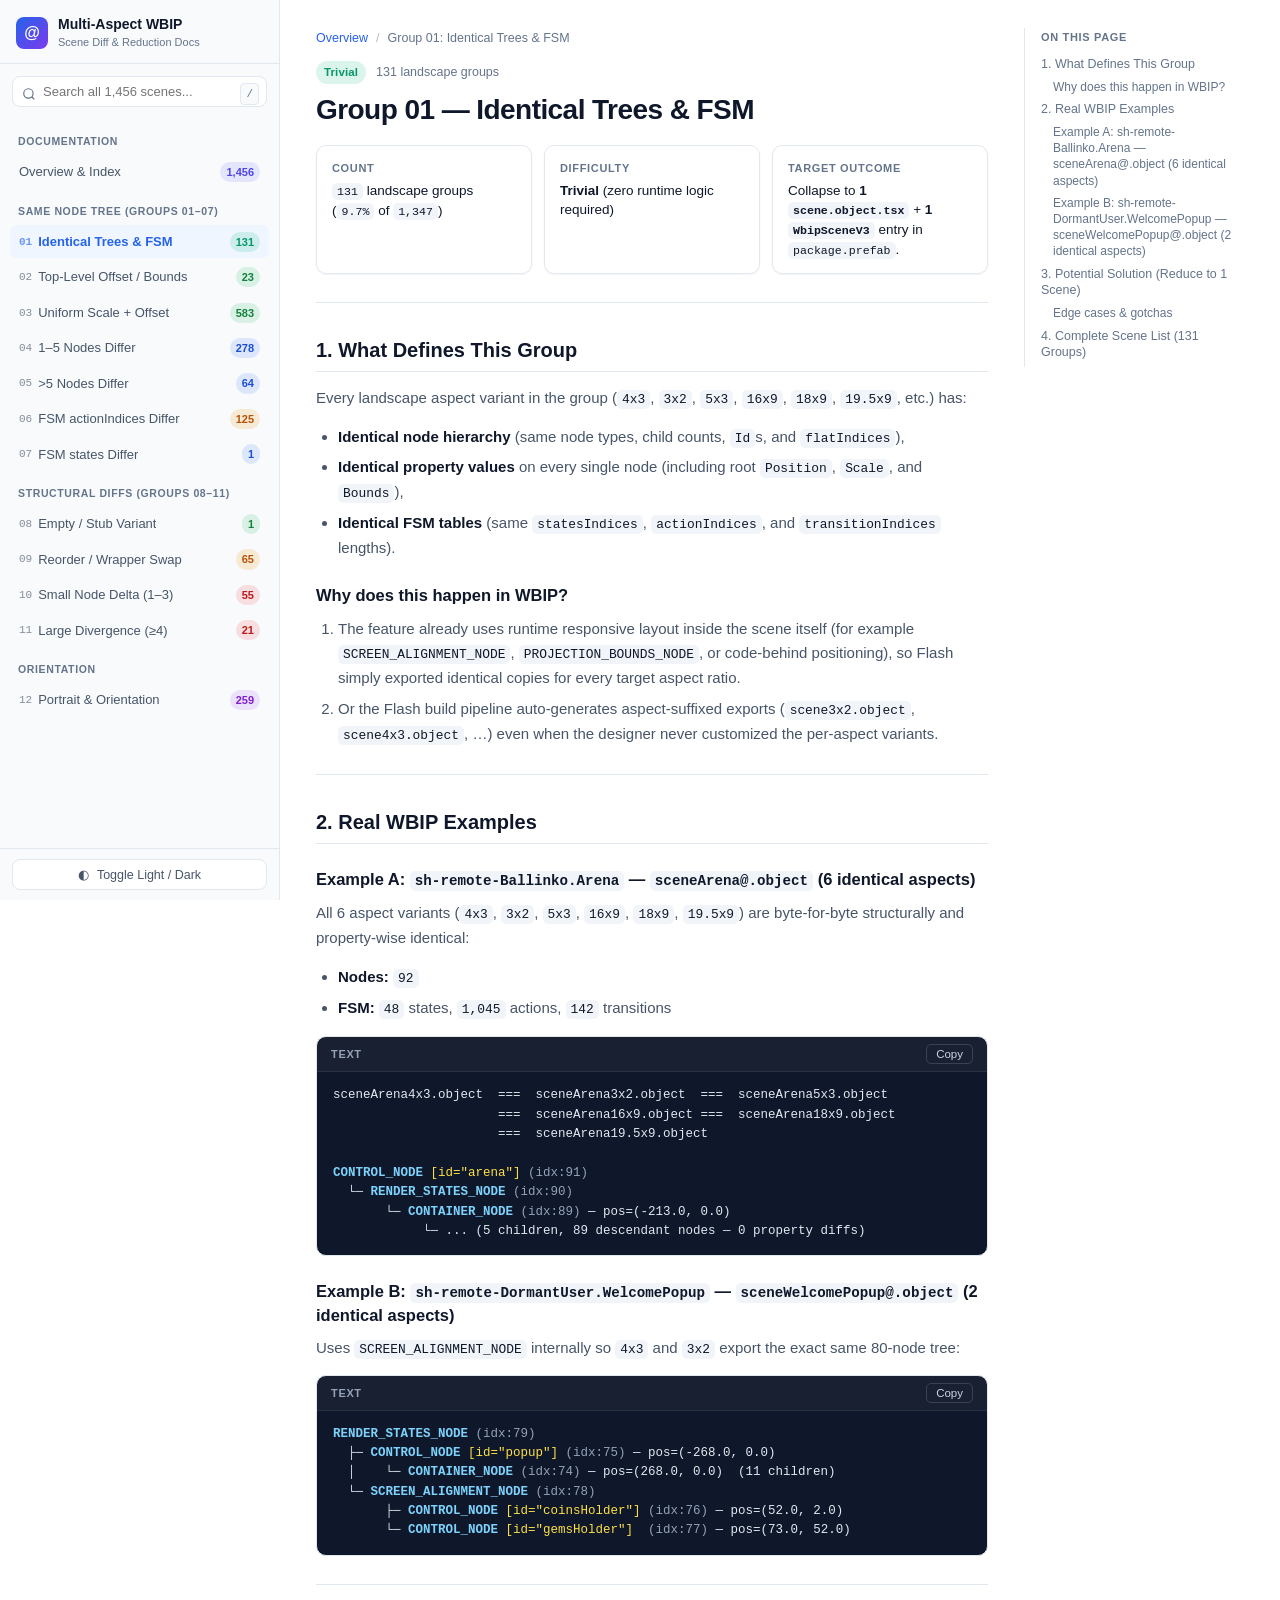
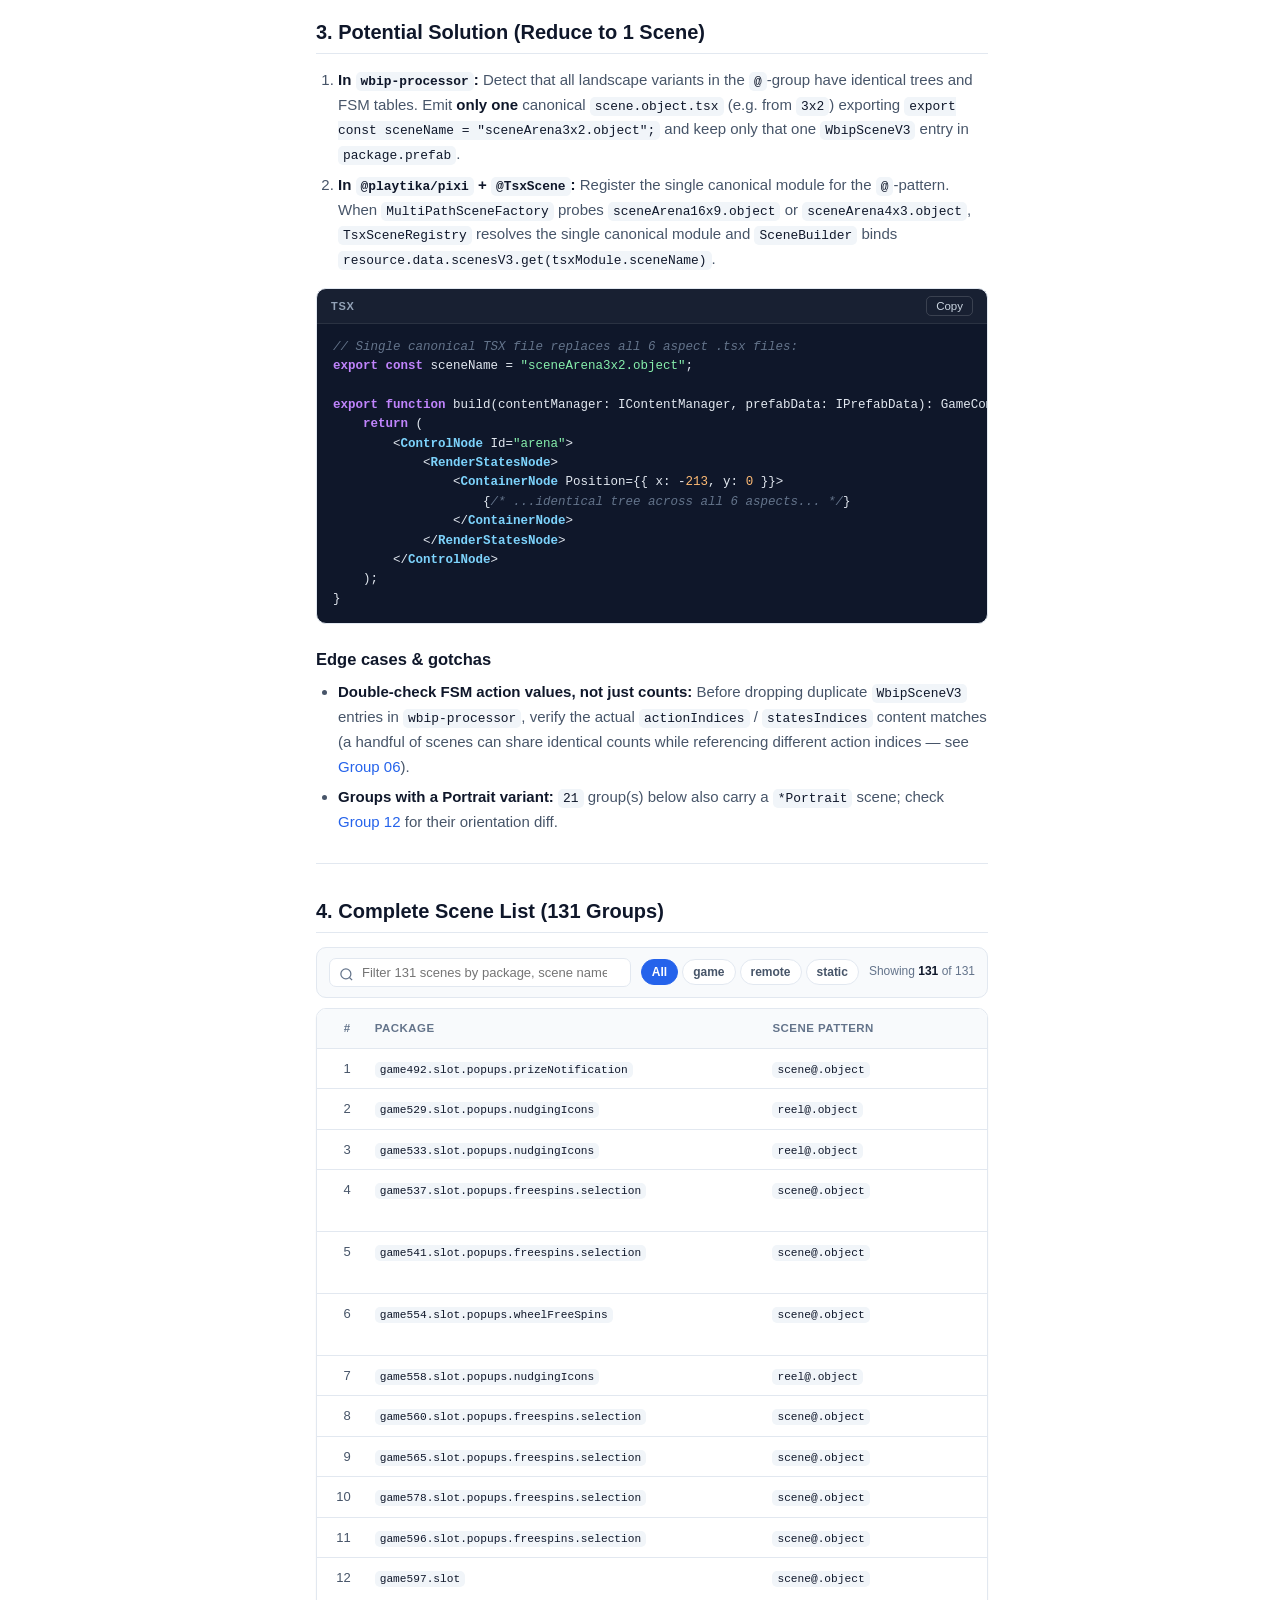
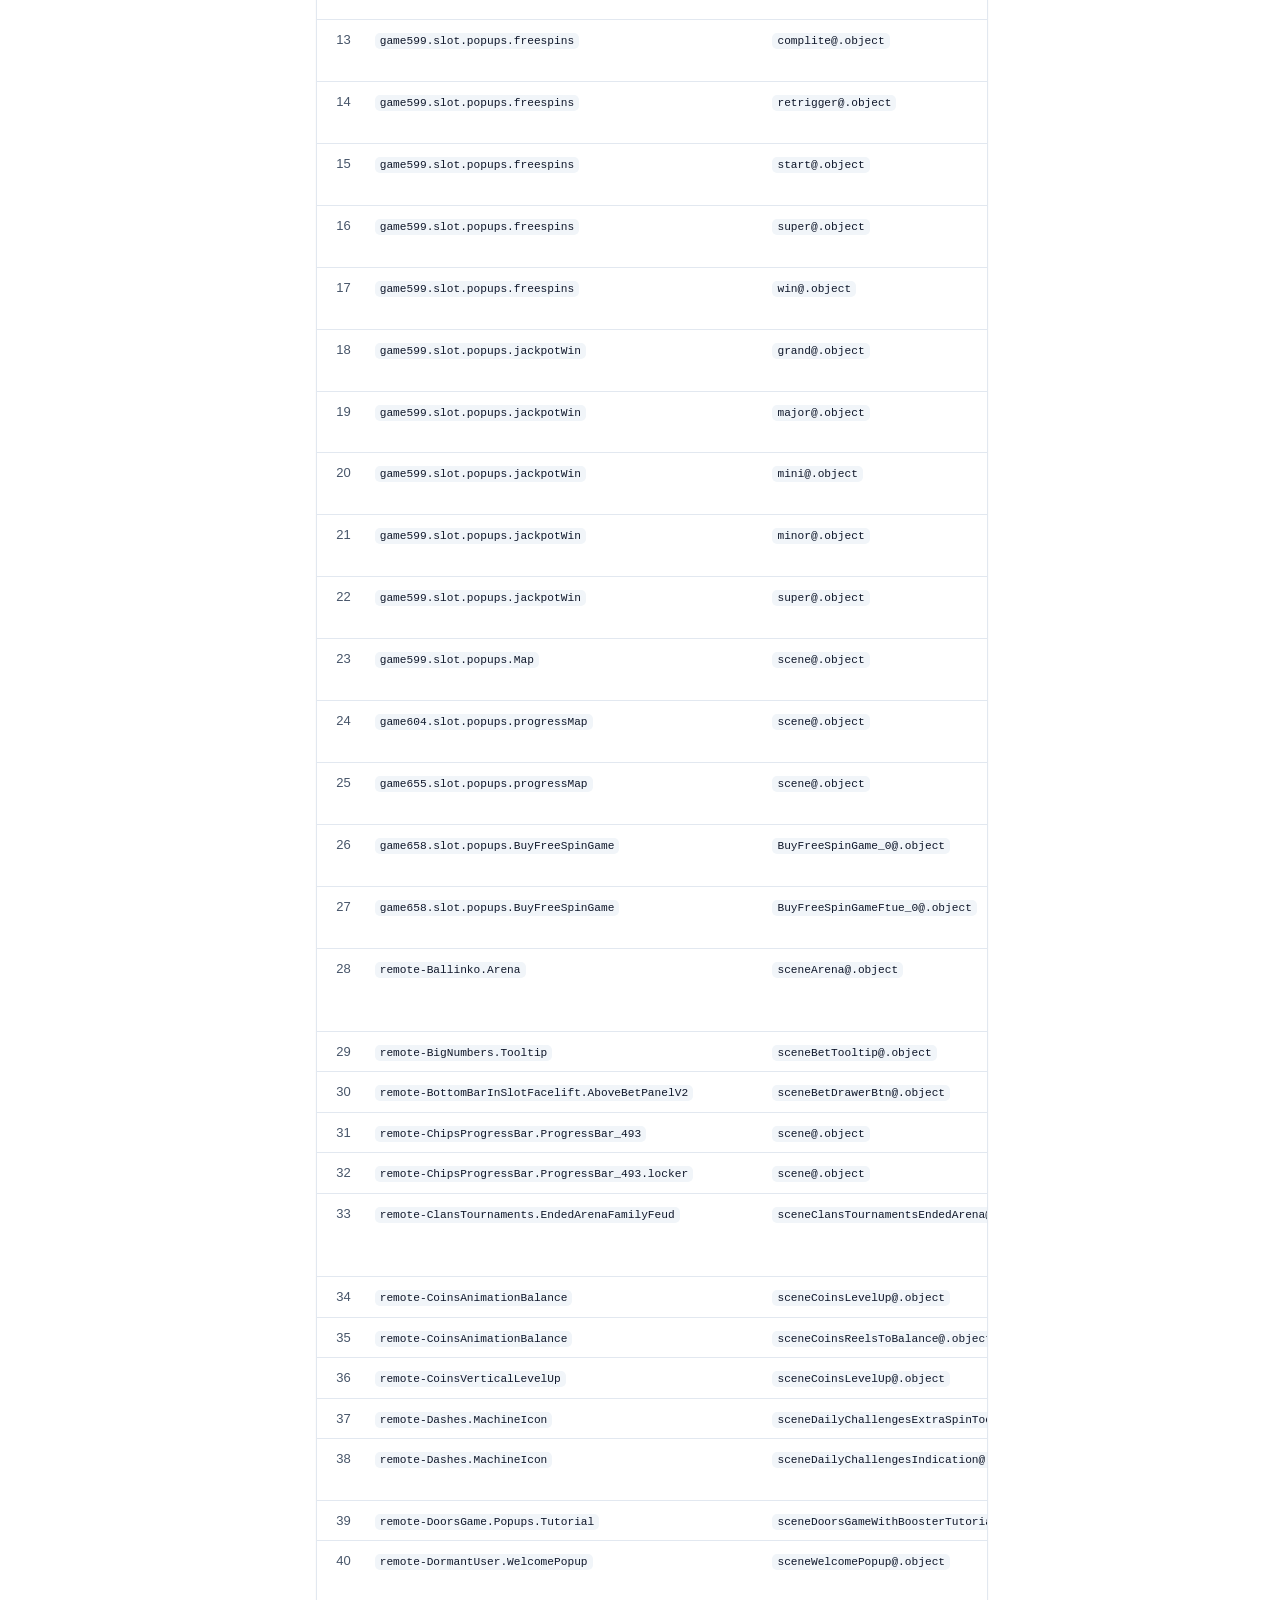
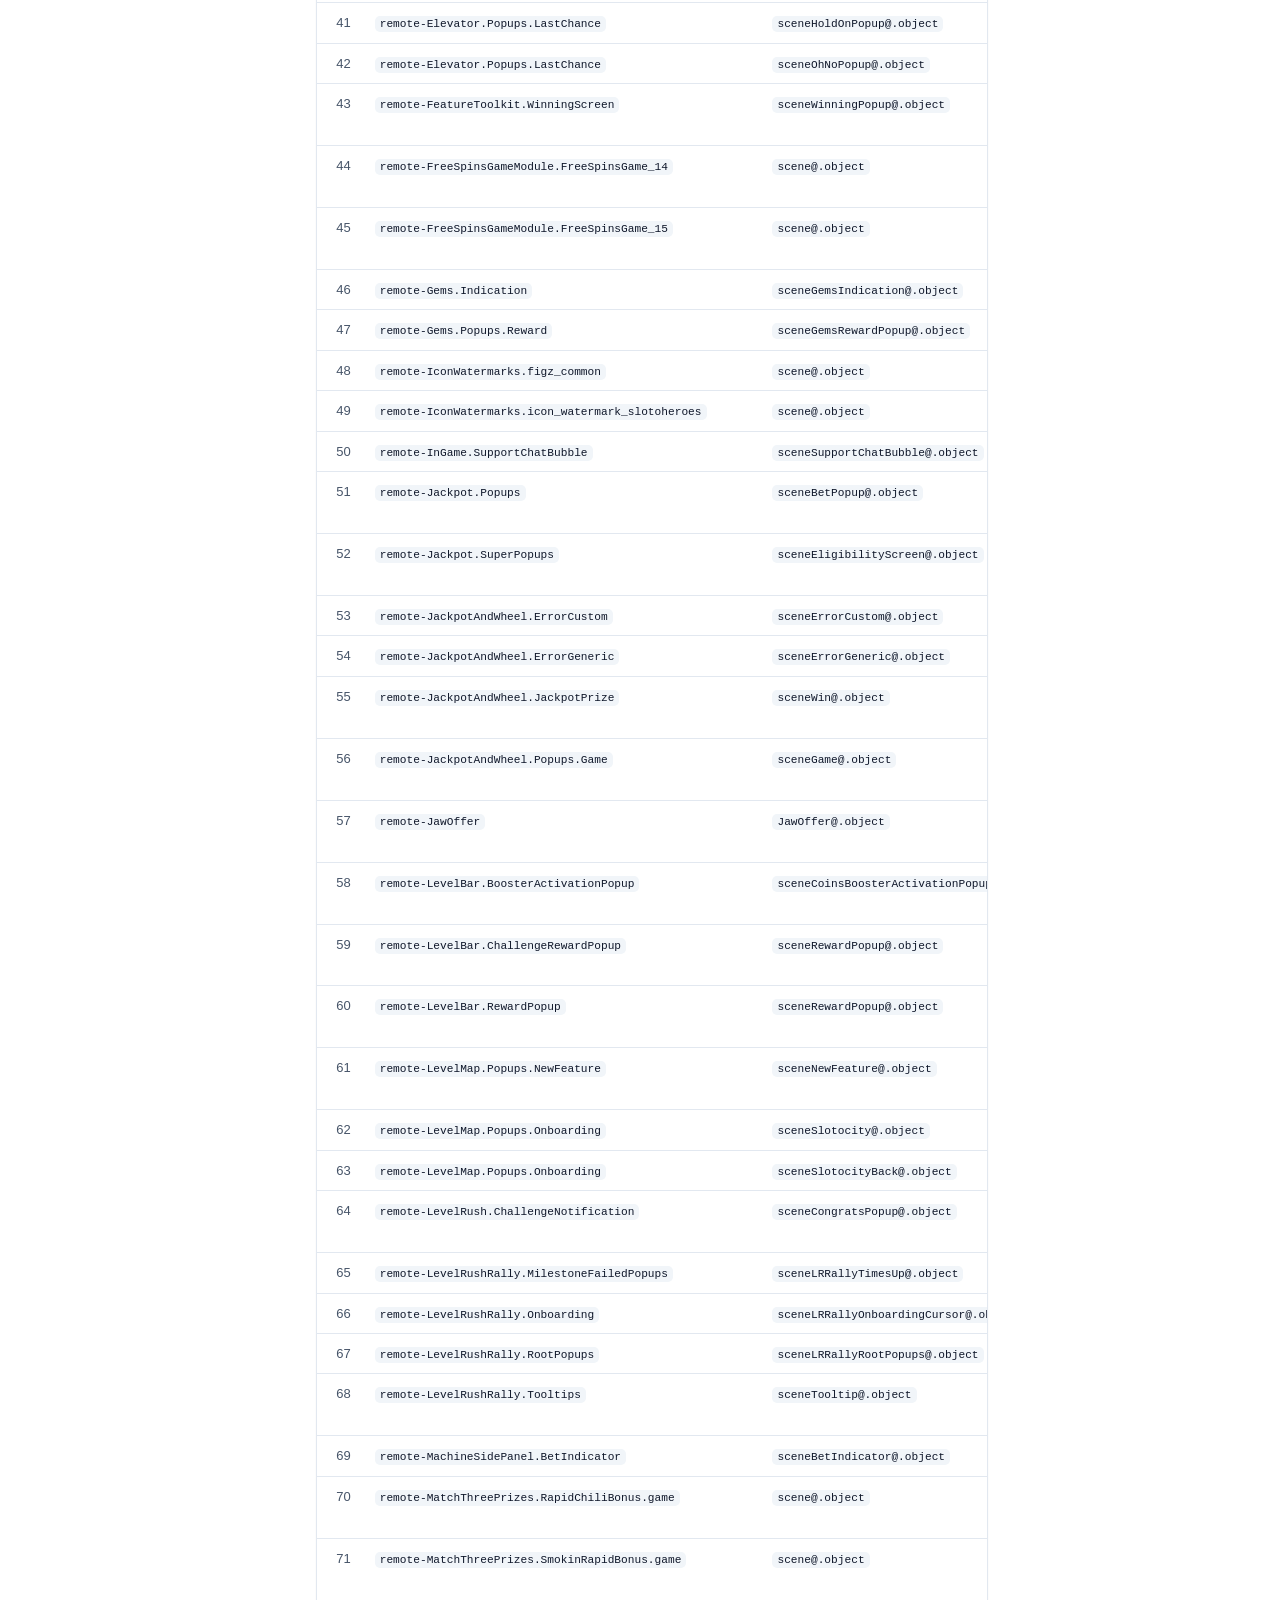
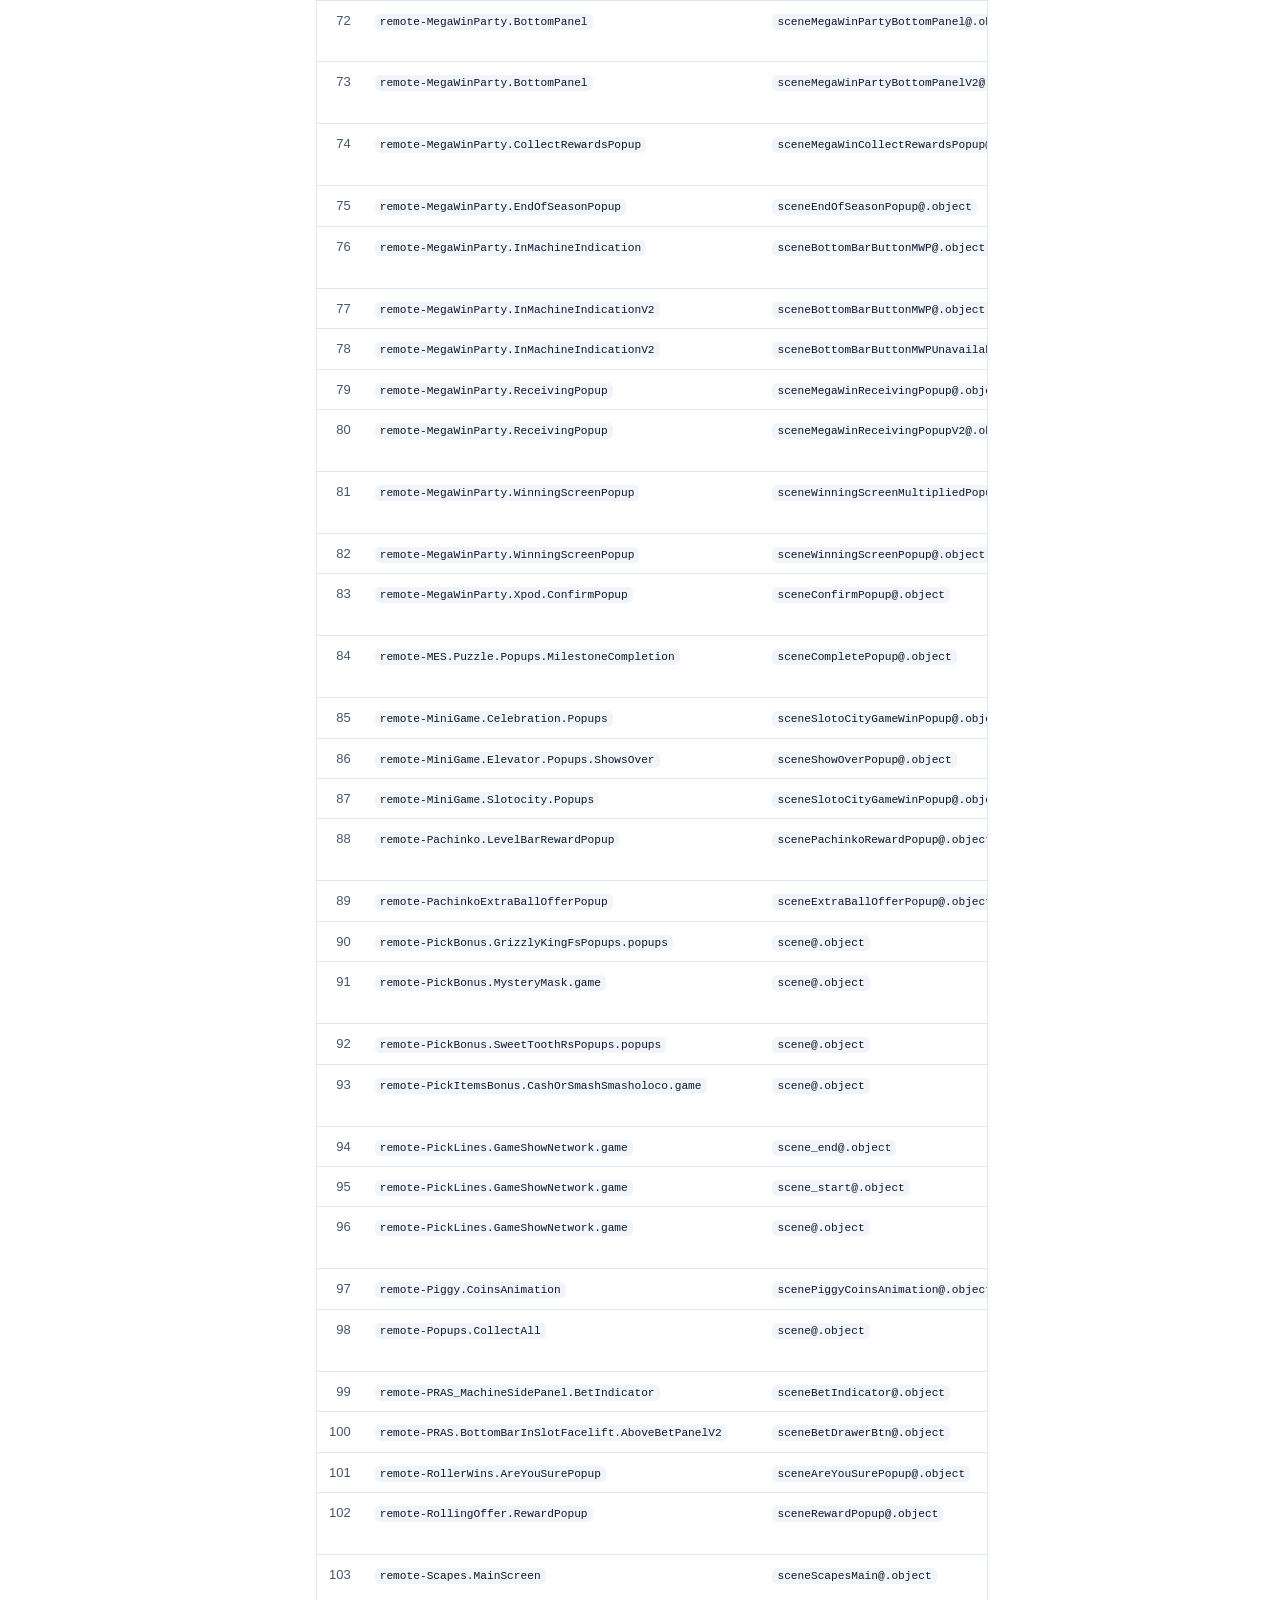
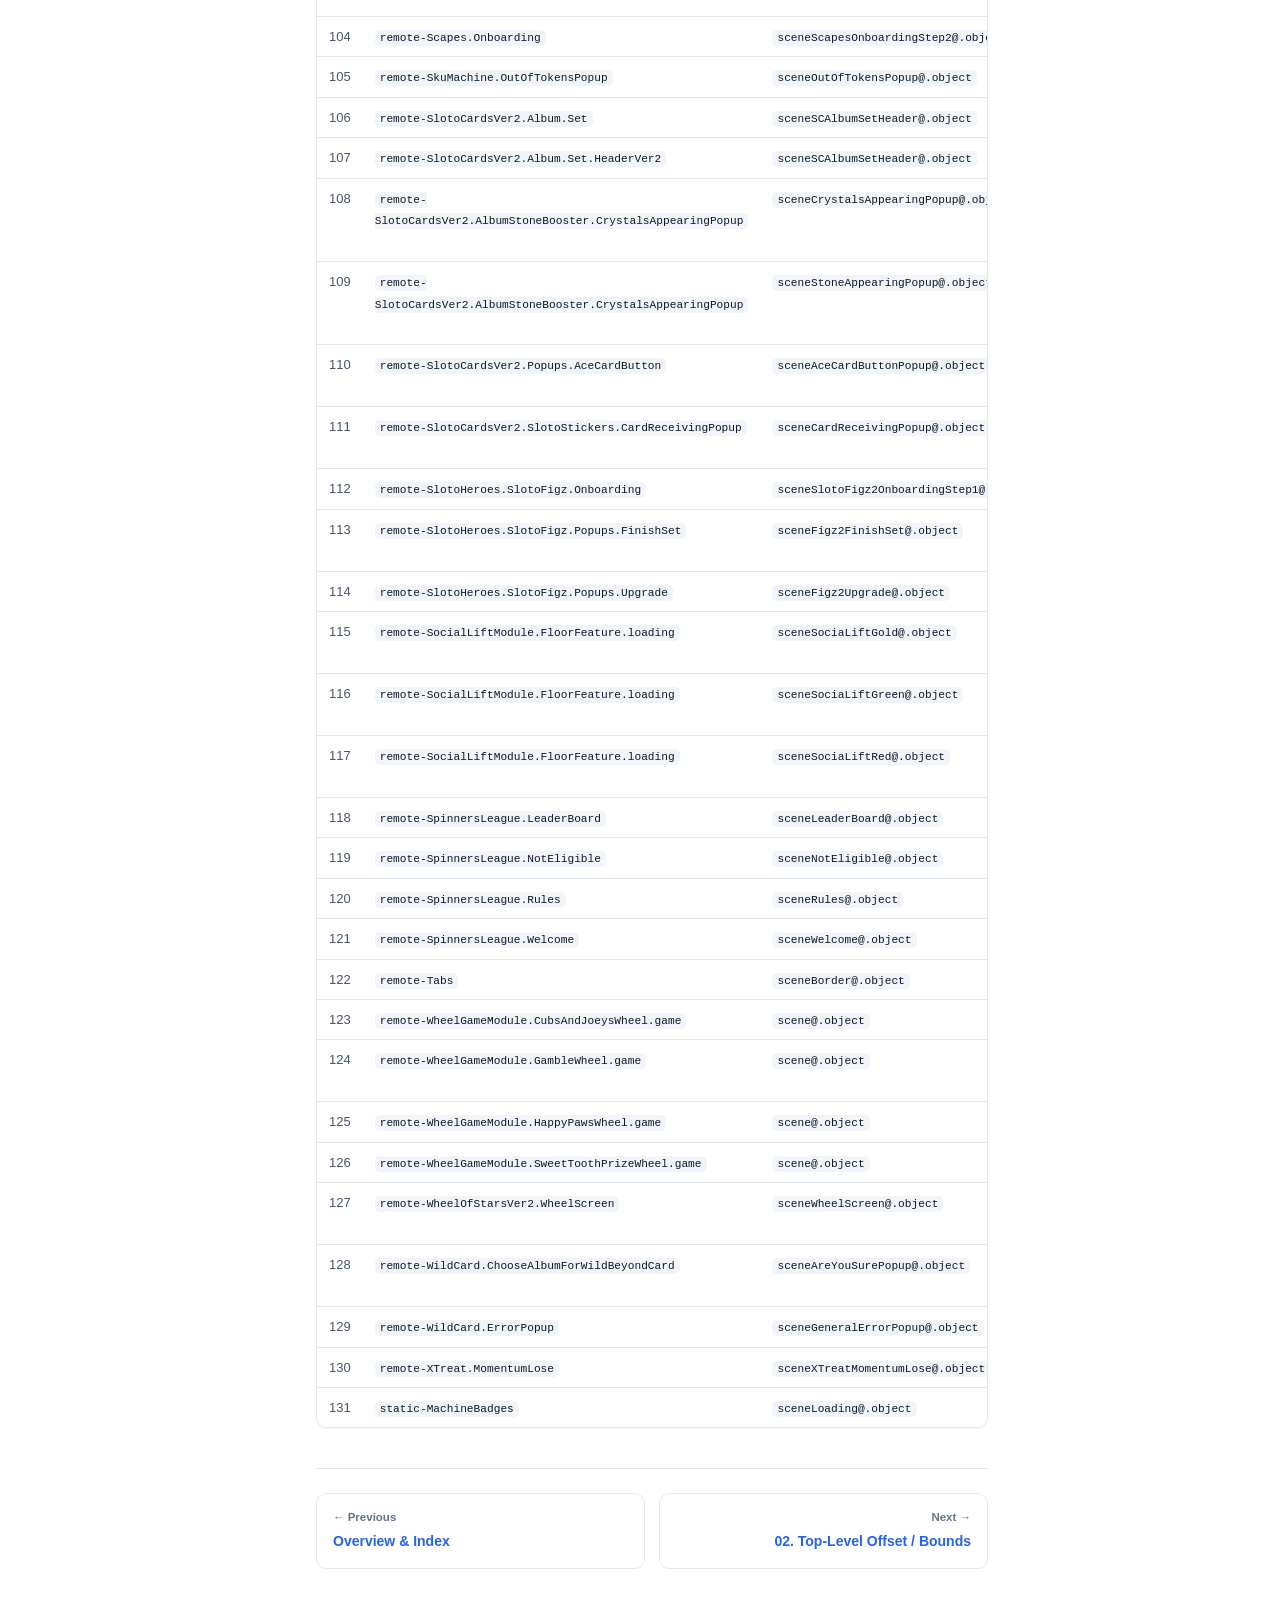
<file: 01-identical.html>
<!DOCTYPE html>
<html lang="en">
<head>
  <meta charset="UTF-8" />
  <meta name="viewport" content="width=device-width, initial-scale=1.0" />
  <title>Group 01 — Identical Trees &amp; FSM — Multi-Aspect WBIP Scenes Docs</title>
  <link rel="stylesheet" href="./assets/style.css" />
  <script>
    (function() {
      var t = localStorage.getItem("wbip-docs-theme");
      if (t === "dark" || (!t && window.matchMedia && window.matchMedia("(prefers-color-scheme: dark)").matches)) {
        document.documentElement.setAttribute("data-theme", "dark");
      }
    })();
  </script>
</head>
<body>
  <div class="mobile-topbar">
    <button type="button" class="icon-btn" id="sidebar-open" aria-label="Open menu">☰</button>
    <a href="./index.html" class="mobile-brand">Multi-Aspect WBIP Docs</a>
    <button type="button" class="icon-btn" id="mobile-theme-toggle" aria-label="Toggle theme">◐</button>
  </div>
  <div class="sidebar-backdrop" id="sidebar-backdrop"></div>
  <div class="layout">
    <aside class="sidebar" id="sidebar">
    <div class="sidebar-brand">
      <a href="./index.html" class="brand-link">
        <span class="brand-logo">@</span>
        <span>
          <strong>Multi-Aspect WBIP</strong>
          <small>Scene Diff &amp; Reduction Docs</small>
        </span>
      </a>
      <button class="icon-btn mobile-close" id="sidebar-close" aria-label="Close navigation">✕</button>
    </div>
    <div class="global-search-box">
      <svg class="search-icon" viewBox="0 0 24 24" width="14" height="14" fill="none" stroke="currentColor" stroke-width="2"><circle cx="11" cy="11" r="8"/><path d="m21 21-4.3-4.3"/></svg>
      <input type="search" id="global-search-input" placeholder="Search all 1,456 scenes..." autocomplete="off" aria-label="Search all scenes across all groups" />
      <kbd>/</kbd>
      <div class="global-search-results" id="global-search-results" hidden></div>
    </div>
    <nav class="sidebar-nav" aria-label="Diff groups">
      <div class="nav-section-title">Documentation</div>
      <a class="nav-item" href="./index.html"><span class="nav-label">Overview &amp; Index</span><span class="nav-count badge-index">1,456</span></a>
      <div class="nav-section-title">Same Node Tree (Groups 01–07)</div>
      <a class="nav-item active" href="./01-identical.html"><span class="nav-label"><span class="nav-num">01</span>Identical Trees &amp; FSM</span><span class="nav-count badge-trivial">131</span></a>
      <a class="nav-item" href="./02-root-offset-only.html"><span class="nav-label"><span class="nav-num">02</span>Top-Level Offset / Bounds</span><span class="nav-count badge-easy">23</span></a>
      <a class="nav-item" href="./03-root-uniform-scale-offset.html"><span class="nav-label"><span class="nav-num">03</span>Uniform Scale + Offset</span><span class="nav-count badge-easy">583</span></a>
      <a class="nav-item" href="./04-prop-diff-1-to-5-nodes.html"><span class="nav-label"><span class="nav-num">04</span>1–5 Nodes Differ</span><span class="nav-count badge-medium">278</span></a>
      <a class="nav-item" href="./05-prop-diff-many-nodes.html"><span class="nav-label"><span class="nav-num">05</span>&gt;5 Nodes Differ</span><span class="nav-count badge-medium">64</span></a>
      <a class="nav-item" href="./06-fsm-actions-differ.html"><span class="nav-label"><span class="nav-num">06</span>FSM actionIndices Differ</span><span class="nav-count badge-medhard">125</span></a>
      <a class="nav-item" href="./07-fsm-states-differ.html"><span class="nav-label"><span class="nav-num">07</span>FSM states Differ</span><span class="nav-count badge-medium">1</span></a>
      <div class="nav-section-title">Structural Diffs (Groups 08–11)</div>
      <a class="nav-item" href="./08-structural-empty-stub.html"><span class="nav-label"><span class="nav-num">08</span>Empty / Stub Variant</span><span class="nav-count badge-easy">1</span></a>
      <a class="nav-item" href="./09-structural-wrapper-or-reorder.html"><span class="nav-label"><span class="nav-num">09</span>Reorder / Wrapper Swap</span><span class="nav-count badge-medhard">65</span></a>
      <a class="nav-item" href="./10-structural-small-node-delta.html"><span class="nav-label"><span class="nav-num">10</span>Small Node Delta (1–3)</span><span class="nav-count badge-hard">55</span></a>
      <a class="nav-item" href="./11-structural-large-divergence.html"><span class="nav-label"><span class="nav-num">11</span>Large Divergence (≥4)</span><span class="nav-count badge-hard">21</span></a>
      <div class="nav-section-title">Orientation</div>
      <a class="nav-item" href="./12-portrait-and-orientation.html"><span class="nav-label"><span class="nav-num">12</span>Portrait &amp; Orientation</span><span class="nav-count badge-mixed">259</span></a>
    </nav>
    <div class="sidebar-footer">
      <button type="button" class="theme-toggle" id="theme-toggle" aria-label="Toggle color theme">
        <span class="theme-icon">◐</span>
        <span class="theme-label">Toggle Light / Dark</span>
      </button>
    </div>
  </aside>
    <main class="main">
      <div class="content-grid">
        <article class="article">
          <div class="breadcrumb">
            <a href="./index.html">Overview</a>
            <span class="sep">/</span><span>Group 01: Identical Trees &amp; FSM</span>
          </div>
          <div class="page-header">
          <div class="page-eyebrow">
            <span class="badge badge-trivial">Trivial</span>
            <span class="eyebrow-count">131 landscape groups</span>
          </div>
          <h1 id="group-01-identical-trees-fsm">Group 01 — Identical Trees &amp; FSM</h1>
        </div>
<div class="meta-grid"><div class="meta-card"><div class="meta-label">Count</div><div class="meta-value"><code>131</code> landscape groups (<code>9.7%</code> of <code>1,347</code>)</div></div><div class="meta-card"><div class="meta-label">Difficulty</div><div class="meta-value"><strong>Trivial</strong> (zero runtime logic required)</div></div><div class="meta-card"><div class="meta-label">Target outcome</div><div class="meta-value">Collapse to <strong>1 <code>scene.object.tsx</code></strong> + <strong>1 <code>WbipSceneV3</code></strong> entry in <code>package.prefab</code>.</div></div></div>
<hr class="section-divider" />
<h2 id="1-what-defines-this-group"><a class="anchor" href="#1-what-defines-this-group" aria-hidden="true">#</a>1. What Defines This Group</h2>
<p>Every landscape aspect variant in the group (<code>4x3</code>, <code>3x2</code>, <code>5x3</code>, <code>16x9</code>, <code>18x9</code>, <code>19.5x9</code>, etc.) has:</p>
<ul><li><strong>Identical node hierarchy</strong> (same node types, child counts, <code>Id</code>s, and <code>flatIndices</code>),</li><li><strong>Identical property values</strong> on every single node (including root <code>Position</code>, <code>Scale</code>, and <code>Bounds</code>),</li><li><strong>Identical FSM tables</strong> (same <code>statesIndices</code>, <code>actionIndices</code>, and <code>transitionIndices</code> lengths).</li></ul>
<h3 id="why-does-this-happen-in-wbip"><a class="anchor" href="#why-does-this-happen-in-wbip" aria-hidden="true">#</a>Why does this happen in WBIP?</h3>
<ol><li>The feature already uses runtime responsive layout inside the scene itself (for example <code>SCREEN_ALIGNMENT_NODE</code>, <code>PROJECTION_BOUNDS_NODE</code>, or code-behind positioning), so Flash simply exported identical copies for every target aspect ratio.</li><li>Or the Flash build pipeline auto-generates aspect-suffixed exports (<code>scene3x2.object</code>, <code>scene4x3.object</code>, …) even when the designer never customized the per-aspect variants.</li></ol>
<hr class="section-divider" />
<h2 id="2-real-wbip-examples"><a class="anchor" href="#2-real-wbip-examples" aria-hidden="true">#</a>2. Real WBIP Examples</h2>
<h3 id="example-a-sh-remote-ballinko-arena-scenearena-object-6-identical-aspects"><a class="anchor" href="#example-a-sh-remote-ballinko-arena-scenearena-object-6-identical-aspects" aria-hidden="true">#</a>Example A: <code>sh-remote-Ballinko.Arena</code> — <code>sceneArena@.object</code> (6 identical aspects)</h3>
<p>All 6 aspect variants (<code>4x3</code>, <code>3x2</code>, <code>5x3</code>, <code>16x9</code>, <code>18x9</code>, <code>19.5x9</code>) are byte-for-byte structurally and property-wise identical:</p>
<ul><li><strong>Nodes:</strong> <code>92</code></li><li><strong>FSM:</strong> <code>48</code> states, <code>1,045</code> actions, <code>142</code> transitions</li></ul>
<div class="code-block">
        <div class="code-header">
          <span class="code-lang">TEXT</span>
          <button class="copy-btn" type="button" data-copy>Copy</button>
        </div>
        <pre><code class="lang-text"><span class="tree-line">sceneArena4x3.object  ===  sceneArena3x2.object  ===  sceneArena5x3.object</span>
<span class="tree-line">                      ===  sceneArena16x9.object ===  sceneArena18x9.object</span>
<span class="tree-line">                      ===  sceneArena19.5x9.object</span>
<span class="tree-line"></span>
<span class="tree-line"><span class="tok-node">CONTROL_NODE</span> <span class="tok-id">[id=&quot;arena&quot;]</span> <span class="tok-idx">(idx:91)</span></span>
<span class="tree-line">  └─ <span class="tok-node">RENDER_STATES_NODE</span> <span class="tok-idx">(idx:90)</span></span>
<span class="tree-line">       └─ <span class="tok-node">CONTAINER_NODE</span> <span class="tok-idx">(idx:89)</span> — pos=(-213.0, 0.0)</span>
<span class="tree-line">            └─ ... (5 children, 89 descendant nodes — 0 property diffs)</span></code></pre>
      </div>
<h3 id="example-b-sh-remote-dormantuser-welcomepopup-scenewelcomepopup-object-2-identical-aspects"><a class="anchor" href="#example-b-sh-remote-dormantuser-welcomepopup-scenewelcomepopup-object-2-identical-aspects" aria-hidden="true">#</a>Example B: <code>sh-remote-DormantUser.WelcomePopup</code> — <code>sceneWelcomePopup@.object</code> (2 identical aspects)</h3>
<p>Uses <code>SCREEN_ALIGNMENT_NODE</code> internally so <code>4x3</code> and <code>3x2</code> export the exact same 80-node tree:</p>
<div class="code-block">
        <div class="code-header">
          <span class="code-lang">TEXT</span>
          <button class="copy-btn" type="button" data-copy>Copy</button>
        </div>
        <pre><code class="lang-text"><span class="tree-line"><span class="tok-node">RENDER_STATES_NODE</span> <span class="tok-idx">(idx:79)</span></span>
<span class="tree-line">  ├─ <span class="tok-node">CONTROL_NODE</span> <span class="tok-id">[id=&quot;popup&quot;]</span> <span class="tok-idx">(idx:75)</span> — pos=(-268.0, 0.0)</span>
<span class="tree-line">  │    └─ <span class="tok-node">CONTAINER_NODE</span> <span class="tok-idx">(idx:74)</span> — pos=(268.0, 0.0)  (11 children)</span>
<span class="tree-line">  └─ <span class="tok-node">SCREEN_ALIGNMENT_NODE</span> <span class="tok-idx">(idx:78)</span></span>
<span class="tree-line">       ├─ <span class="tok-node">CONTROL_NODE</span> <span class="tok-id">[id=&quot;coinsHolder&quot;]</span> <span class="tok-idx">(idx:76)</span> — pos=(52.0, 2.0)</span>
<span class="tree-line">       └─ <span class="tok-node">CONTROL_NODE</span> <span class="tok-id">[id=&quot;gemsHolder&quot;]</span>  <span class="tok-idx">(idx:77)</span> — pos=(73.0, 52.0)</span></code></pre>
      </div>
<hr class="section-divider" />
<h2 id="3-potential-solution-reduce-to-1-scene"><a class="anchor" href="#3-potential-solution-reduce-to-1-scene" aria-hidden="true">#</a>3. Potential Solution (Reduce to 1 Scene)</h2>
<ol><li><strong>In <code>wbip-processor</code>:</strong> Detect that all landscape variants in the <code>@</code>-group have identical trees and FSM tables. Emit <strong>only one</strong> canonical <code>scene.object.tsx</code> (e.g. from <code>3x2</code>) exporting <code>export const sceneName = &quot;sceneArena3x2.object&quot;;</code> and keep only that one <code>WbipSceneV3</code> entry in <code>package.prefab</code>.</li><li><strong>In <code>@playtika/pixi</code> + <code>@TsxScene</code>:</strong> Register the single canonical module for the <code>@</code>-pattern. When <code>MultiPathSceneFactory</code> probes <code>sceneArena16x9.object</code> or <code>sceneArena4x3.object</code>, <code>TsxSceneRegistry</code> resolves the single canonical module and <code>SceneBuilder</code> binds <code>resource.data.scenesV3.get(tsxModule.sceneName)</code>.</li></ol>
<div class="code-block">
        <div class="code-header">
          <span class="code-lang">TSX</span>
          <button class="copy-btn" type="button" data-copy>Copy</button>
        </div>
        <pre><code class="lang-tsx"><span class="tok-comment">// Single canonical TSX file replaces all 6 aspect .tsx files:</span>
<span class="tok-kw">export</span> <span class="tok-kw">const</span> sceneName = <span class="tok-string">&quot;sceneArena3x2.object&quot;</span>;

<span class="tok-kw">export</span> <span class="tok-kw">function</span> build(contentManager: IContentManager, prefabData: IPrefabData): GameComponent {
    <span class="tok-kw">return</span> (
        &lt;<span class="tok-tag">ControlNode</span> Id=<span class="tok-string">&quot;arena&quot;</span>&gt;
            &lt;<span class="tok-tag">RenderStatesNode</span>&gt;
                &lt;<span class="tok-tag">ContainerNode</span> Position={{ x: -<span class="tok-num">213</span>, y: <span class="tok-num">0</span> }}&gt;
                    {<span class="tok-comment">/* ...identical tree across all 6 aspects... */</span>}
                &lt;/<span class="tok-tag">ContainerNode</span>&gt;
            &lt;/<span class="tok-tag">RenderStatesNode</span>&gt;
        &lt;/<span class="tok-tag">ControlNode</span>&gt;
    );
}</code></pre>
      </div>
<h3 id="edge-cases-gotchas"><a class="anchor" href="#edge-cases-gotchas" aria-hidden="true">#</a>Edge cases &amp; gotchas</h3>
<ul><li><strong>Double-check FSM action values, not just counts:</strong> Before dropping duplicate <code>WbipSceneV3</code> entries in <code>wbip-processor</code>, verify the actual <code>actionIndices</code> / <code>statesIndices</code> content matches (a handful of scenes can share identical counts while referencing different action indices — see <a href="./06-fsm-actions-differ.html">Group 06</a>).</li><li><strong>Groups with a Portrait variant:</strong> <code>21</code> group(s) below also carry a <code>*Portrait</code> scene; check <a href="./12-portrait-and-orientation.html">Group 12</a> for their orientation diff.</li></ul>
<hr class="section-divider" />
<h2 id="4-complete-scene-list-131-groups"><a class="anchor" href="#4-complete-scene-list-131-groups" aria-hidden="true">#</a>4. Complete Scene List (131 Groups)</h2>
<div class="table-toolbar" data-table-toolbar="tbl-01-1">
              <div class="table-search-wrap">
                <svg class="search-icon" viewBox="0 0 24 24" width="15" height="15" fill="none" stroke="currentColor" stroke-width="2"><circle cx="11" cy="11" r="8"/><path d="m21 21-4.3-4.3"/></svg>
                <input type="search" class="table-search" placeholder="Filter 131 scenes by package, scene name, aspect, or property..." aria-label="Filter table" />
              </div>
              <div class="scope-chips" role="group" aria-label="Filter by package scope">
                      <button type="button" class="chip active" data-scope="all">All</button>
                      <button type="button" class="chip" data-scope="game">game</button><button type="button" class="chip" data-scope="remote">remote</button><button type="button" class="chip" data-scope="static">static</button>
                    </div>
              <span class="table-count" data-count>Showing <strong>131</strong> of 131</span>
            </div><div class="table-wrap"><table id="tbl-01-1" class="inventory-table"><thead><tr><th class="align-right">#</th><th class="align-left">Package</th><th class="align-left">Scene Pattern</th><th class="align-left">Scope</th><th class="align-left">Landscape Aspects</th><th class="align-right">Nodes</th><th class="align-left">FSM (S / A)</th></tr></thead><tbody><tr data-scope="game" data-search="1 game492.slot.popups.prizenotification scene@.object game 4x3, 3x2 56"><td class="align-right">1</td><td class="align-left"><code>game492.slot.popups.prizeNotification</code></td><td class="align-left"><code>scene@.object</code></td><td class="align-left"><span class="scope-pill scope-game">game</span></td><td class="align-left"><code>4x3</code>, <code>3x2</code></td><td class="align-right">56</td><td class="align-left"><code>14 / 694</code></td></tr><tr data-scope="game" data-search="2 game529.slot.popups.nudgingicons reel@.object game 4x3, 3x2, 16x9 6"><td class="align-right">2</td><td class="align-left"><code>game529.slot.popups.nudgingIcons</code></td><td class="align-left"><code>reel@.object</code></td><td class="align-left"><span class="scope-pill scope-game">game</span></td><td class="align-left"><code>4x3</code>, <code>3x2</code>, <code>16x9</code></td><td class="align-right">6</td><td class="align-left"><code>11 / 70</code></td></tr><tr data-scope="game" data-search="3 game533.slot.popups.nudgingicons reel@.object game 4x3, 3x2, 16x9 6"><td class="align-right">3</td><td class="align-left"><code>game533.slot.popups.nudgingIcons</code></td><td class="align-left"><code>reel@.object</code></td><td class="align-left"><span class="scope-pill scope-game">game</span></td><td class="align-left"><code>4x3</code>, <code>3x2</code>, <code>16x9</code></td><td class="align-right">6</td><td class="align-left"><code>11 / 70</code></td></tr><tr data-scope="game" data-search="4 game537.slot.popups.freespins.selection scene@.object game 4x3, 3x2 257"><td class="align-right">4</td><td class="align-left"><code>game537.slot.popups.freespins.selection</code></td><td class="align-left"><code>scene@.object</code></td><td class="align-left"><span class="scope-pill scope-game">game</span></td><td class="align-left"><code>4x3</code>, <code>3x2</code></td><td class="align-right">257</td><td class="align-left"><code>40 / 1394</code></td></tr><tr data-scope="game" data-search="5 game541.slot.popups.freespins.selection scene@.object game 4x3, 3x2 1533"><td class="align-right">5</td><td class="align-left"><code>game541.slot.popups.freespins.selection</code></td><td class="align-left"><code>scene@.object</code></td><td class="align-left"><span class="scope-pill scope-game">game</span></td><td class="align-left"><code>4x3</code>, <code>3x2</code></td><td class="align-right">1533</td><td class="align-left"><code>168 / 30073</code></td></tr><tr data-scope="game" data-search="6 game554.slot.popups.wheelfreespins scene@.object game 4x3, 3x2 104"><td class="align-right">6</td><td class="align-left"><code>game554.slot.popups.wheelFreeSpins</code></td><td class="align-left"><code>scene@.object</code></td><td class="align-left"><span class="scope-pill scope-game">game</span></td><td class="align-left"><code>4x3</code>, <code>3x2</code></td><td class="align-right">104</td><td class="align-left"><code>68 / 1023</code></td></tr><tr data-scope="game" data-search="7 game558.slot.popups.nudgingicons reel@.object game 4x3, 3x2, 16x9 6"><td class="align-right">7</td><td class="align-left"><code>game558.slot.popups.nudgingIcons</code></td><td class="align-left"><code>reel@.object</code></td><td class="align-left"><span class="scope-pill scope-game">game</span></td><td class="align-left"><code>4x3</code>, <code>3x2</code>, <code>16x9</code></td><td class="align-right">6</td><td class="align-left"><code>11 / 70</code></td></tr><tr data-scope="game" data-search="8 game560.slot.popups.freespins.selection scene@.object game 4x3, 3x2 17"><td class="align-right">8</td><td class="align-left"><code>game560.slot.popups.freespins.selection</code></td><td class="align-left"><code>scene@.object</code></td><td class="align-left"><span class="scope-pill scope-game">game</span></td><td class="align-left"><code>4x3</code>, <code>3x2</code></td><td class="align-right">17</td><td class="align-left"><code>34 / 198</code></td></tr><tr data-scope="game" data-search="9 game565.slot.popups.freespins.selection scene@.object game 4x3, 3x2 17"><td class="align-right">9</td><td class="align-left"><code>game565.slot.popups.freespins.selection</code></td><td class="align-left"><code>scene@.object</code></td><td class="align-left"><span class="scope-pill scope-game">game</span></td><td class="align-left"><code>4x3</code>, <code>3x2</code></td><td class="align-right">17</td><td class="align-left"><code>34 / 198</code></td></tr><tr data-scope="game" data-search="10 game578.slot.popups.freespins.selection scene@.object game 4x3, 3x2 17"><td class="align-right">10</td><td class="align-left"><code>game578.slot.popups.freespins.selection</code></td><td class="align-left"><code>scene@.object</code></td><td class="align-left"><span class="scope-pill scope-game">game</span></td><td class="align-left"><code>4x3</code>, <code>3x2</code></td><td class="align-right">17</td><td class="align-left"><code>34 / 198</code></td></tr><tr data-scope="game" data-search="11 game596.slot.popups.freespins.selection scene@.object game 4x3, 3x2 17"><td class="align-right">11</td><td class="align-left"><code>game596.slot.popups.freespins.selection</code></td><td class="align-left"><code>scene@.object</code></td><td class="align-left"><span class="scope-pill scope-game">game</span></td><td class="align-left"><code>4x3</code>, <code>3x2</code></td><td class="align-right">17</td><td class="align-left"><code>34 / 198</code></td></tr><tr data-scope="game" data-search="12 game597.slot scene@.object game 4x3, 3x2 126"><td class="align-right">12</td><td class="align-left"><code>game597.slot</code></td><td class="align-left"><code>scene@.object</code></td><td class="align-left"><span class="scope-pill scope-game">game</span></td><td class="align-left"><code>4x3</code>, <code>3x2</code></td><td class="align-right">126</td><td class="align-left"><code>89 / 1549</code></td></tr><tr data-scope="game" data-search="13 game599.slot.popups.freespins complite@.object game 4x3, 3x2, 5x3, 16x9 33"><td class="align-right">13</td><td class="align-left"><code>game599.slot.popups.freespins</code></td><td class="align-left"><code>complite@.object</code></td><td class="align-left"><span class="scope-pill scope-game">game</span></td><td class="align-left"><code>4x3</code>, <code>3x2</code>, <code>5x3</code>, <code>16x9</code></td><td class="align-right">33</td><td class="align-left"><code>3 / 126</code></td></tr><tr data-scope="game" data-search="14 game599.slot.popups.freespins retrigger@.object game 4x3, 3x2, 5x3, 16x9 45"><td class="align-right">14</td><td class="align-left"><code>game599.slot.popups.freespins</code></td><td class="align-left"><code>retrigger@.object</code></td><td class="align-left"><span class="scope-pill scope-game">game</span></td><td class="align-left"><code>4x3</code>, <code>3x2</code>, <code>5x3</code>, <code>16x9</code></td><td class="align-right">45</td><td class="align-left"><code>3 / 866</code></td></tr><tr data-scope="game" data-search="15 game599.slot.popups.freespins start@.object game 4x3, 3x2, 5x3, 16x9 25"><td class="align-right">15</td><td class="align-left"><code>game599.slot.popups.freespins</code></td><td class="align-left"><code>start@.object</code></td><td class="align-left"><span class="scope-pill scope-game">game</span></td><td class="align-left"><code>4x3</code>, <code>3x2</code>, <code>5x3</code>, <code>16x9</code></td><td class="align-right">25</td><td class="align-left"><code>23 / 254</code></td></tr><tr data-scope="game" data-search="16 game599.slot.popups.freespins super@.object game 4x3, 3x2, 5x3, 16x9 26"><td class="align-right">16</td><td class="align-left"><code>game599.slot.popups.freespins</code></td><td class="align-left"><code>super@.object</code></td><td class="align-left"><span class="scope-pill scope-game">game</span></td><td class="align-left"><code>4x3</code>, <code>3x2</code>, <code>5x3</code>, <code>16x9</code></td><td class="align-right">26</td><td class="align-left"><code>23 / 260</code></td></tr><tr data-scope="game" data-search="17 game599.slot.popups.freespins win@.object game 4x3, 3x2, 5x3, 16x9 28"><td class="align-right">17</td><td class="align-left"><code>game599.slot.popups.freespins</code></td><td class="align-left"><code>win@.object</code></td><td class="align-left"><span class="scope-pill scope-game">game</span></td><td class="align-left"><code>4x3</code>, <code>3x2</code>, <code>5x3</code>, <code>16x9</code></td><td class="align-right">28</td><td class="align-left"><code>23 / 293</code></td></tr><tr data-scope="game" data-search="18 game599.slot.popups.jackpotwin grand@.object game 4x3, 3x2, 5x3, 16x9 66"><td class="align-right">18</td><td class="align-left"><code>game599.slot.popups.jackpotWin</code></td><td class="align-left"><code>grand@.object</code></td><td class="align-left"><span class="scope-pill scope-game">game</span></td><td class="align-left"><code>4x3</code>, <code>3x2</code>, <code>5x3</code>, <code>16x9</code></td><td class="align-right">66</td><td class="align-left"><code>40 / 520</code></td></tr><tr data-scope="game" data-search="19 game599.slot.popups.jackpotwin major@.object game 4x3, 3x2, 5x3, 16x9 63"><td class="align-right">19</td><td class="align-left"><code>game599.slot.popups.jackpotWin</code></td><td class="align-left"><code>major@.object</code></td><td class="align-left"><span class="scope-pill scope-game">game</span></td><td class="align-left"><code>4x3</code>, <code>3x2</code>, <code>5x3</code>, <code>16x9</code></td><td class="align-right">63</td><td class="align-left"><code>37 / 479</code></td></tr><tr data-scope="game" data-search="20 game599.slot.popups.jackpotwin mini@.object game 4x3, 3x2, 5x3, 16x9 63"><td class="align-right">20</td><td class="align-left"><code>game599.slot.popups.jackpotWin</code></td><td class="align-left"><code>mini@.object</code></td><td class="align-left"><span class="scope-pill scope-game">game</span></td><td class="align-left"><code>4x3</code>, <code>3x2</code>, <code>5x3</code>, <code>16x9</code></td><td class="align-right">63</td><td class="align-left"><code>37 / 466</code></td></tr><tr data-scope="game" data-search="21 game599.slot.popups.jackpotwin minor@.object game 4x3, 3x2, 5x3, 16x9 63"><td class="align-right">21</td><td class="align-left"><code>game599.slot.popups.jackpotWin</code></td><td class="align-left"><code>minor@.object</code></td><td class="align-left"><span class="scope-pill scope-game">game</span></td><td class="align-left"><code>4x3</code>, <code>3x2</code>, <code>5x3</code>, <code>16x9</code></td><td class="align-right">63</td><td class="align-left"><code>37 / 467</code></td></tr><tr data-scope="game" data-search="22 game599.slot.popups.jackpotwin super@.object game 4x3, 3x2, 5x3, 16x9 53"><td class="align-right">22</td><td class="align-left"><code>game599.slot.popups.jackpotWin</code></td><td class="align-left"><code>super@.object</code></td><td class="align-left"><span class="scope-pill scope-game">game</span></td><td class="align-left"><code>4x3</code>, <code>3x2</code>, <code>5x3</code>, <code>16x9</code></td><td class="align-right">53</td><td class="align-left"><code>36 / 420</code></td></tr><tr data-scope="game" data-search="23 game599.slot.popups.map scene@.object game 4x3, 5x3, 16x9 911"><td class="align-right">23</td><td class="align-left"><code>game599.slot.popups.Map</code></td><td class="align-left"><code>scene@.object</code></td><td class="align-left"><span class="scope-pill scope-game">game</span></td><td class="align-left"><code>4x3</code>, <code>5x3</code>, <code>16x9</code></td><td class="align-right">911</td><td class="align-left"><code>249 / 6427</code></td></tr><tr data-scope="game" data-search="24 game604.slot.popups.progressmap scene@.object game 4x3, 3x2 1539"><td class="align-right">24</td><td class="align-left"><code>game604.slot.popups.progressMap</code></td><td class="align-left"><code>scene@.object</code></td><td class="align-left"><span class="scope-pill scope-game">game</span></td><td class="align-left"><code>4x3</code>, <code>3x2</code></td><td class="align-right">1539</td><td class="align-left"><code>842 / 48793</code></td></tr><tr data-scope="game" data-search="25 game655.slot.popups.progressmap scene@.object game 4x3, 3x2 1172"><td class="align-right">25</td><td class="align-left"><code>game655.slot.popups.progressMap</code></td><td class="align-left"><code>scene@.object</code></td><td class="align-left"><span class="scope-pill scope-game">game</span></td><td class="align-left"><code>4x3</code>, <code>3x2</code></td><td class="align-right">1172</td><td class="align-left"><code>940 / 59997</code></td></tr><tr data-scope="game" data-search="26 game658.slot.popups.buyfreespingame buyfreespingame_0@.object game 4x3, 3x2 114"><td class="align-right">26</td><td class="align-left"><code>game658.slot.popups.BuyFreeSpinGame</code></td><td class="align-left"><code>BuyFreeSpinGame_0@.object</code></td><td class="align-left"><span class="scope-pill scope-game">game</span></td><td class="align-left"><code>4x3</code>, <code>3x2</code></td><td class="align-right">114</td><td class="align-left"><code>37 / 1451</code></td></tr><tr data-scope="game" data-search="27 game658.slot.popups.buyfreespingame buyfreespingameftue_0@.object game 4x3, 3x2 93"><td class="align-right">27</td><td class="align-left"><code>game658.slot.popups.BuyFreeSpinGame</code></td><td class="align-left"><code>BuyFreeSpinGameFtue_0@.object</code></td><td class="align-left"><span class="scope-pill scope-game">game</span></td><td class="align-left"><code>4x3</code>, <code>3x2</code></td><td class="align-right">93</td><td class="align-left"><code>35 / 1248</code></td></tr><tr data-scope="remote" data-search="28 remote-ballinko.arena scenearena@.object remote 4x3, 3x2, 5x3, 16x9, 18x9, 19.5x9 92"><td class="align-right">28</td><td class="align-left"><code>remote-Ballinko.Arena</code></td><td class="align-left"><code>sceneArena@.object</code></td><td class="align-left"><span class="scope-pill scope-remote">remote</span></td><td class="align-left"><code>4x3</code>, <code>3x2</code>, <code>5x3</code>, <code>16x9</code>, <code>18x9</code>, <code>19.5x9</code></td><td class="align-right">92</td><td class="align-left"><code>48 / 1045</code></td></tr><tr data-scope="remote" data-search="29 remote-bignumbers.tooltip scenebettooltip@.object remote 4x3, 3x2 6"><td class="align-right">29</td><td class="align-left"><code>remote-BigNumbers.Tooltip</code></td><td class="align-left"><code>sceneBetTooltip@.object</code></td><td class="align-left"><span class="scope-pill scope-remote">remote</span></td><td class="align-left"><code>4x3</code>, <code>3x2</code></td><td class="align-right">6</td><td class="align-left"><code>3 / 2</code></td></tr><tr data-scope="remote" data-search="30 remote-bottombarinslotfacelift.abovebetpanelv2 scenebetdrawerbtn@.object remote 4x3, 3x2 6"><td class="align-right">30</td><td class="align-left"><code>remote-BottomBarInSlotFacelift.AboveBetPanelV2</code></td><td class="align-left"><code>sceneBetDrawerBtn@.object</code></td><td class="align-left"><span class="scope-pill scope-remote">remote</span></td><td class="align-left"><code>4x3</code>, <code>3x2</code></td><td class="align-right">6</td><td class="align-left"><code>13 / 32</code></td></tr><tr data-scope="remote" data-search="31 remote-chipsprogressbar.progressbar_493 scene@.object remote 4x3, 3x2 25"><td class="align-right">31</td><td class="align-left"><code>remote-ChipsProgressBar.ProgressBar_493</code></td><td class="align-left"><code>scene@.object</code></td><td class="align-left"><span class="scope-pill scope-remote">remote</span></td><td class="align-left"><code>4x3</code>, <code>3x2</code></td><td class="align-right">25</td><td class="align-left"><code>12 / 119</code></td></tr><tr data-scope="remote" data-search="32 remote-chipsprogressbar.progressbar_493.locker scene@.object remote 4x3, 3x2 15"><td class="align-right">32</td><td class="align-left"><code>remote-ChipsProgressBar.ProgressBar_493.locker</code></td><td class="align-left"><code>scene@.object</code></td><td class="align-left"><span class="scope-pill scope-remote">remote</span></td><td class="align-left"><code>4x3</code>, <code>3x2</code></td><td class="align-right">15</td><td class="align-left"><code>11 / 146</code></td></tr><tr data-scope="remote" data-search="33 remote-clanstournaments.endedarenafamilyfeud sceneclanstournamentsendedarena@.object remote 4x3, 3x2, 5x3, 16x9, 18x9, 19.5x9 47"><td class="align-right">33</td><td class="align-left"><code>remote-ClansTournaments.EndedArenaFamilyFeud</code></td><td class="align-left"><code>sceneClansTournamentsEndedArena@.object</code></td><td class="align-left"><span class="scope-pill scope-remote">remote</span></td><td class="align-left"><code>4x3</code>, <code>3x2</code>, <code>5x3</code>, <code>16x9</code>, <code>18x9</code>, <code>19.5x9</code></td><td class="align-right">47</td><td class="align-left"><code>13 / 612</code></td></tr><tr data-scope="remote" data-search="34 remote-coinsanimationbalance scenecoinslevelup@.object remote 4x3, 3x2 4"><td class="align-right">34</td><td class="align-left"><code>remote-CoinsAnimationBalance</code></td><td class="align-left"><code>sceneCoinsLevelUp@.object</code></td><td class="align-left"><span class="scope-pill scope-remote">remote</span></td><td class="align-left"><code>4x3</code>, <code>3x2</code></td><td class="align-right">4</td><td class="align-left"><code>3 / 78</code></td></tr><tr data-scope="remote" data-search="35 remote-coinsanimationbalance scenecoinsreelstobalance@.object remote 4x3, 3x2 4"><td class="align-right">35</td><td class="align-left"><code>remote-CoinsAnimationBalance</code></td><td class="align-left"><code>sceneCoinsReelsToBalance@.object</code></td><td class="align-left"><span class="scope-pill scope-remote">remote</span></td><td class="align-left"><code>4x3</code>, <code>3x2</code></td><td class="align-right">4</td><td class="align-left"><code>3 / 90</code></td></tr><tr data-scope="remote" data-search="36 remote-coinsverticallevelup scenecoinslevelup@.object remote 4x3, 3x2 4"><td class="align-right">36</td><td class="align-left"><code>remote-CoinsVerticalLevelUp</code></td><td class="align-left"><code>sceneCoinsLevelUp@.object</code></td><td class="align-left"><span class="scope-pill scope-remote">remote</span></td><td class="align-left"><code>4x3</code>, <code>3x2</code></td><td class="align-right">4</td><td class="align-left"><code>3 / 78</code></td></tr><tr data-scope="remote" data-search="37 remote-dashes.machineicon scenedailychallengesextraspintooltip@.object remote 4x3, 3x2 51"><td class="align-right">37</td><td class="align-left"><code>remote-Dashes.MachineIcon</code></td><td class="align-left"><code>sceneDailyChallengesExtraSpinTooltip@.object</code></td><td class="align-left"><span class="scope-pill scope-remote">remote</span></td><td class="align-left"><code>4x3</code>, <code>3x2</code></td><td class="align-right">51</td><td class="align-left"><code>19 / 72</code></td></tr><tr data-scope="remote" data-search="38 remote-dashes.machineicon scenedailychallengesindication@.object remote 4x3, 3x2 166"><td class="align-right">38</td><td class="align-left"><code>remote-Dashes.MachineIcon</code></td><td class="align-left"><code>sceneDailyChallengesIndication@.object</code></td><td class="align-left"><span class="scope-pill scope-remote">remote</span></td><td class="align-left"><code>4x3</code>, <code>3x2</code></td><td class="align-right">166</td><td class="align-left"><code>51 / 3157</code></td></tr><tr data-scope="remote" data-search="39 remote-doorsgame.popups.tutorial scenedoorsgamewithboostertutorial@.object remote 4x3, 3x2 70"><td class="align-right">39</td><td class="align-left"><code>remote-DoorsGame.Popups.Tutorial</code></td><td class="align-left"><code>sceneDoorsGameWithBoosterTutorial@.object</code></td><td class="align-left"><span class="scope-pill scope-remote">remote</span></td><td class="align-left"><code>4x3</code>, <code>3x2</code></td><td class="align-right">70</td><td class="align-left"><code>36 / 181</code></td></tr><tr data-scope="remote" data-search="40 remote-dormantuser.welcomepopup scenewelcomepopup@.object remote 4x3, 3x2 80"><td class="align-right">40</td><td class="align-left"><code>remote-DormantUser.WelcomePopup</code></td><td class="align-left"><code>sceneWelcomePopup@.object</code></td><td class="align-left"><span class="scope-pill scope-remote">remote</span></td><td class="align-left"><code>4x3</code>, <code>3x2</code></td><td class="align-right">80</td><td class="align-left"><code>31 / 1012</code></td></tr><tr data-scope="remote" data-search="41 remote-elevator.popups.lastchance sceneholdonpopup@.object remote 4x3, 3x2 21"><td class="align-right">41</td><td class="align-left"><code>remote-Elevator.Popups.LastChance</code></td><td class="align-left"><code>sceneHoldOnPopup@.object</code></td><td class="align-left"><span class="scope-pill scope-remote">remote</span></td><td class="align-left"><code>4x3</code>, <code>3x2</code></td><td class="align-right">21</td><td class="align-left"><code>13 / 140</code></td></tr><tr data-scope="remote" data-search="42 remote-elevator.popups.lastchance sceneohnopopup@.object remote 4x3, 3x2 52"><td class="align-right">42</td><td class="align-left"><code>remote-Elevator.Popups.LastChance</code></td><td class="align-left"><code>sceneOhNoPopup@.object</code></td><td class="align-left"><span class="scope-pill scope-remote">remote</span></td><td class="align-left"><code>4x3</code>, <code>3x2</code></td><td class="align-right">52</td><td class="align-left"><code>44 / 470</code></td></tr><tr data-scope="remote" data-search="43 remote-featuretoolkit.winningscreen scenewinningpopup@.object remote 4x3, 3x2 179"><td class="align-right">43</td><td class="align-left"><code>remote-FeatureToolkit.WinningScreen</code></td><td class="align-left"><code>sceneWinningPopup@.object</code></td><td class="align-left"><span class="scope-pill scope-remote">remote</span></td><td class="align-left"><code>4x3</code>, <code>3x2</code></td><td class="align-right">179</td><td class="align-left"><code>41 / 1572</code></td></tr><tr data-scope="remote" data-search="44 remote-freespinsgamemodule.freespinsgame_14 scene@.object remote 4x3, 3x2 318"><td class="align-right">44</td><td class="align-left"><code>remote-FreeSpinsGameModule.FreeSpinsGame_14</code></td><td class="align-left"><code>scene@.object</code></td><td class="align-left"><span class="scope-pill scope-remote">remote</span></td><td class="align-left"><code>4x3</code>, <code>3x2</code></td><td class="align-right">318</td><td class="align-left"><code>97 / 1316</code></td></tr><tr data-scope="remote" data-search="45 remote-freespinsgamemodule.freespinsgame_15 scene@.object remote 4x3, 3x2 346"><td class="align-right">45</td><td class="align-left"><code>remote-FreeSpinsGameModule.FreeSpinsGame_15</code></td><td class="align-left"><code>scene@.object</code></td><td class="align-left"><span class="scope-pill scope-remote">remote</span></td><td class="align-left"><code>4x3</code>, <code>3x2</code></td><td class="align-right">346</td><td class="align-left"><code>88 / 2577</code></td></tr><tr data-scope="remote" data-search="46 remote-gems.indication scenegemsindication@.object remote 4x3, 3x2 16"><td class="align-right">46</td><td class="align-left"><code>remote-Gems.Indication</code></td><td class="align-left"><code>sceneGemsIndication@.object</code></td><td class="align-left"><span class="scope-pill scope-remote">remote</span></td><td class="align-left"><code>4x3</code>, <code>3x2</code></td><td class="align-right">16</td><td class="align-left"><code>6 / 347</code></td></tr><tr data-scope="remote" data-search="47 remote-gems.popups.reward scenegemsrewardpopup@.object remote 4x3, 3x2 37"><td class="align-right">47</td><td class="align-left"><code>remote-Gems.Popups.Reward</code></td><td class="align-left"><code>sceneGemsRewardPopup@.object</code></td><td class="align-left"><span class="scope-pill scope-remote">remote</span></td><td class="align-left"><code>4x3</code>, <code>3x2</code></td><td class="align-right">37</td><td class="align-left"><code>12 / 379</code></td></tr><tr data-scope="remote" data-search="48 remote-iconwatermarks.figz_common scene@.object remote 4x3, 3x2 12"><td class="align-right">48</td><td class="align-left"><code>remote-IconWatermarks.figz_common</code></td><td class="align-left"><code>scene@.object</code></td><td class="align-left"><span class="scope-pill scope-remote">remote</span></td><td class="align-left"><code>4x3</code>, <code>3x2</code></td><td class="align-right">12</td><td class="align-left"><code>5 / 137</code></td></tr><tr data-scope="remote" data-search="49 remote-iconwatermarks.icon_watermark_slotoheroes scene@.object remote 4x3, 3x2 12"><td class="align-right">49</td><td class="align-left"><code>remote-IconWatermarks.icon_watermark_slotoheroes</code></td><td class="align-left"><code>scene@.object</code></td><td class="align-left"><span class="scope-pill scope-remote">remote</span></td><td class="align-left"><code>4x3</code>, <code>3x2</code></td><td class="align-right">12</td><td class="align-left"><code>5 / 137</code></td></tr><tr data-scope="remote" data-search="50 remote-ingame.supportchatbubble scenesupportchatbubble@.object remote 4x3, 3x2 10"><td class="align-right">50</td><td class="align-left"><code>remote-InGame.SupportChatBubble</code></td><td class="align-left"><code>sceneSupportChatBubble@.object</code></td><td class="align-left"><span class="scope-pill scope-remote">remote</span></td><td class="align-left"><code>4x3</code>, <code>3x2</code></td><td class="align-right">10</td><td class="align-left"><code>7 / 11</code></td></tr><tr data-scope="remote" data-search="51 remote-jackpot.popups scenebetpopup@.object remote 4x3, 3x2 153"><td class="align-right">51</td><td class="align-left"><code>remote-Jackpot.Popups</code></td><td class="align-left"><code>sceneBetPopup@.object</code></td><td class="align-left"><span class="scope-pill scope-remote">remote</span></td><td class="align-left"><code>4x3</code>, <code>3x2</code></td><td class="align-right">153</td><td class="align-left"><code>200 / 1246</code></td></tr><tr data-scope="remote" data-search="52 remote-jackpot.superpopups sceneeligibilityscreen@.object remote 4x3, 3x2 168"><td class="align-right">52</td><td class="align-left"><code>remote-Jackpot.SuperPopups</code></td><td class="align-left"><code>sceneEligibilityScreen@.object</code></td><td class="align-left"><span class="scope-pill scope-remote">remote</span></td><td class="align-left"><code>4x3</code>, <code>3x2</code></td><td class="align-right">168</td><td class="align-left"><code>80 / 2056</code></td></tr><tr data-scope="remote" data-search="53 remote-jackpotandwheel.errorcustom sceneerrorcustom@.object remote 4x3, 3x2, 20x9 17"><td class="align-right">53</td><td class="align-left"><code>remote-JackpotAndWheel.ErrorCustom</code></td><td class="align-left"><code>sceneErrorCustom@.object</code></td><td class="align-left"><span class="scope-pill scope-remote">remote</span></td><td class="align-left"><code>4x3</code>, <code>3x2</code>, <code>20x9</code></td><td class="align-right">17</td><td class="align-left"><code>3 / 6</code></td></tr><tr data-scope="remote" data-search="54 remote-jackpotandwheel.errorgeneric sceneerrorgeneric@.object remote 4x3, 3x2, 20x9 18"><td class="align-right">54</td><td class="align-left"><code>remote-JackpotAndWheel.ErrorGeneric</code></td><td class="align-left"><code>sceneErrorGeneric@.object</code></td><td class="align-left"><span class="scope-pill scope-remote">remote</span></td><td class="align-left"><code>4x3</code>, <code>3x2</code>, <code>20x9</code></td><td class="align-right">18</td><td class="align-left"><code>3 / 6</code></td></tr><tr data-scope="remote" data-search="55 remote-jackpotandwheel.jackpotprize scenewin@.object remote 4x3, 3x2, 20x9 117"><td class="align-right">55</td><td class="align-left"><code>remote-JackpotAndWheel.JackpotPrize</code></td><td class="align-left"><code>sceneWin@.object</code></td><td class="align-left"><span class="scope-pill scope-remote">remote</span></td><td class="align-left"><code>4x3</code>, <code>3x2</code>, <code>20x9</code></td><td class="align-right">117</td><td class="align-left"><code>23 / 4531</code></td></tr><tr data-scope="remote" data-search="56 remote-jackpotandwheel.popups.game scenegame@.object remote 4x3, 3x2, 20x9 338"><td class="align-right">56</td><td class="align-left"><code>remote-JackpotAndWheel.Popups.Game</code></td><td class="align-left"><code>sceneGame@.object</code></td><td class="align-left"><span class="scope-pill scope-remote">remote</span></td><td class="align-left"><code>4x3</code>, <code>3x2</code>, <code>20x9</code></td><td class="align-right">338</td><td class="align-left"><code>118 / 4102</code></td></tr><tr data-scope="remote" data-search="57 remote-jawoffer jawoffer@.object remote 4x3, 3x2, 19.5x9, 20x9 12"><td class="align-right">57</td><td class="align-left"><code>remote-JawOffer</code></td><td class="align-left"><code>JawOffer@.object</code></td><td class="align-left"><span class="scope-pill scope-remote">remote</span></td><td class="align-left"><code>4x3</code>, <code>3x2</code>, <code>19.5x9</code>, <code>20x9</code></td><td class="align-right">12</td><td class="align-left"><code>7 / 14</code></td></tr><tr data-scope="remote" data-search="58 remote-levelbar.boosteractivationpopup scenecoinsboosteractivationpopup@.object remote 4x3, 3x2, 5x3, 16x9 44"><td class="align-right">58</td><td class="align-left"><code>remote-LevelBar.BoosterActivationPopup</code></td><td class="align-left"><code>sceneCoinsBoosterActivationPopup@.object</code></td><td class="align-left"><span class="scope-pill scope-remote">remote</span></td><td class="align-left"><code>4x3</code>, <code>3x2</code>, <code>5x3</code>, <code>16x9</code></td><td class="align-right">44</td><td class="align-left"><code>4 / 492</code></td></tr><tr data-scope="remote" data-search="59 remote-levelbar.challengerewardpopup scenerewardpopup@.object remote 4x3, 3x2, 5x3, 16x9 98"><td class="align-right">59</td><td class="align-left"><code>remote-LevelBar.ChallengeRewardPopup</code></td><td class="align-left"><code>sceneRewardPopup@.object</code></td><td class="align-left"><span class="scope-pill scope-remote">remote</span></td><td class="align-left"><code>4x3</code>, <code>3x2</code>, <code>5x3</code>, <code>16x9</code></td><td class="align-right">98</td><td class="align-left"><code>11 / 730</code></td></tr><tr data-scope="remote" data-search="60 remote-levelbar.rewardpopup scenerewardpopup@.object remote 4x3, 3x2, 5x3, 16x9 105"><td class="align-right">60</td><td class="align-left"><code>remote-LevelBar.RewardPopup</code></td><td class="align-left"><code>sceneRewardPopup@.object</code></td><td class="align-left"><span class="scope-pill scope-remote">remote</span></td><td class="align-left"><code>4x3</code>, <code>3x2</code>, <code>5x3</code>, <code>16x9</code></td><td class="align-right">105</td><td class="align-left"><code>18 / 1670</code></td></tr><tr data-scope="remote" data-search="61 remote-levelmap.popups.newfeature scenenewfeature@.object remote 4x3, 3x2 648"><td class="align-right">61</td><td class="align-left"><code>remote-LevelMap.Popups.NewFeature</code></td><td class="align-left"><code>sceneNewFeature@.object</code></td><td class="align-left"><span class="scope-pill scope-remote">remote</span></td><td class="align-left"><code>4x3</code>, <code>3x2</code></td><td class="align-right">648</td><td class="align-left"><code>42 / 10188</code></td></tr><tr data-scope="remote" data-search="62 remote-levelmap.popups.onboarding sceneslotocity@.object remote 4x3, 3x2 36"><td class="align-right">62</td><td class="align-left"><code>remote-LevelMap.Popups.Onboarding</code></td><td class="align-left"><code>sceneSlotocity@.object</code></td><td class="align-left"><span class="scope-pill scope-remote">remote</span></td><td class="align-left"><code>4x3</code>, <code>3x2</code></td><td class="align-right">36</td><td class="align-left"><code>5 / 394</code></td></tr><tr data-scope="remote" data-search="63 remote-levelmap.popups.onboarding sceneslotocityback@.object remote 4x3, 3x2 3"><td class="align-right">63</td><td class="align-left"><code>remote-LevelMap.Popups.Onboarding</code></td><td class="align-left"><code>sceneSlotocityBack@.object</code></td><td class="align-left"><span class="scope-pill scope-remote">remote</span></td><td class="align-left"><code>4x3</code>, <code>3x2</code></td><td class="align-right">3</td><td class="align-left"><code>5 / 33</code></td></tr><tr data-scope="remote" data-search="64 remote-levelrush.challengenotification scenecongratspopup@.object remote 4x3, 3x2 43"><td class="align-right">64</td><td class="align-left"><code>remote-LevelRush.ChallengeNotification</code></td><td class="align-left"><code>sceneCongratsPopup@.object</code></td><td class="align-left"><span class="scope-pill scope-remote">remote</span></td><td class="align-left"><code>4x3</code>, <code>3x2</code></td><td class="align-right">43</td><td class="align-left"><code>22 / 1330</code></td></tr><tr data-scope="remote" data-search="65 remote-levelrushrally.milestonefailedpopups scenelrrallytimesup@.object remote 4x3, 3x2 17"><td class="align-right">65</td><td class="align-left"><code>remote-LevelRushRally.MilestoneFailedPopups</code></td><td class="align-left"><code>sceneLRRallyTimesUp@.object</code></td><td class="align-left"><span class="scope-pill scope-remote">remote</span></td><td class="align-left"><code>4x3</code>, <code>3x2</code></td><td class="align-right">17</td><td class="align-left"><code>4 / 236</code></td></tr><tr data-scope="remote" data-search="66 remote-levelrushrally.onboarding scenelrrallyonboardingcursor@.object remote 4x3, 3x2, 16x9 10"><td class="align-right">66</td><td class="align-left"><code>remote-LevelRushRally.Onboarding</code></td><td class="align-left"><code>sceneLRRallyOnboardingCursor@.object</code></td><td class="align-left"><span class="scope-pill scope-remote">remote</span></td><td class="align-left"><code>4x3</code>, <code>3x2</code>, <code>16x9</code></td><td class="align-right">10</td><td class="align-left"><code>4 / 185</code></td></tr><tr data-scope="remote" data-search="67 remote-levelrushrally.rootpopups scenelrrallyrootpopups@.object remote 4x3, 3x2, 5x3 9"><td class="align-right">67</td><td class="align-left"><code>remote-LevelRushRally.RootPopups</code></td><td class="align-left"><code>sceneLRRallyRootPopups@.object</code></td><td class="align-left"><span class="scope-pill scope-remote">remote</span></td><td class="align-left"><code>4x3</code>, <code>3x2</code>, <code>5x3</code></td><td class="align-right">9</td><td class="align-left"><code>3 / 2</code></td></tr><tr data-scope="remote" data-search="68 remote-levelrushrally.tooltips scenetooltip@.object remote 4x3, 3x2, 16x9 82"><td class="align-right">68</td><td class="align-left"><code>remote-LevelRushRally.Tooltips</code></td><td class="align-left"><code>sceneTooltip@.object</code></td><td class="align-left"><span class="scope-pill scope-remote">remote</span></td><td class="align-left"><code>4x3</code>, <code>3x2</code>, <code>16x9</code></td><td class="align-right">82</td><td class="align-left"><code>32 / 2894</code></td></tr><tr data-scope="remote" data-search="69 remote-machinesidepanel.betindicator scenebetindicator@.object remote 4x3, 3x2 28"><td class="align-right">69</td><td class="align-left"><code>remote-MachineSidePanel.BetIndicator</code></td><td class="align-left"><code>sceneBetIndicator@.object</code></td><td class="align-left"><span class="scope-pill scope-remote">remote</span></td><td class="align-left"><code>4x3</code>, <code>3x2</code></td><td class="align-right">28</td><td class="align-left"><code>16 / 53</code></td></tr><tr data-scope="remote" data-search="70 remote-matchthreeprizes.rapidchilibonus.game scene@.object remote 4x3, 3x2 531"><td class="align-right">70</td><td class="align-left"><code>remote-MatchThreePrizes.RapidChiliBonus.game</code></td><td class="align-left"><code>scene@.object</code></td><td class="align-left"><span class="scope-pill scope-remote">remote</span></td><td class="align-left"><code>4x3</code>, <code>3x2</code></td><td class="align-right">531</td><td class="align-left"><code>592 / 42852</code></td></tr><tr data-scope="remote" data-search="71 remote-matchthreeprizes.smokinrapidbonus.game scene@.object remote 4x3, 3x2 643"><td class="align-right">71</td><td class="align-left"><code>remote-MatchThreePrizes.SmokinRapidBonus.game</code></td><td class="align-left"><code>scene@.object</code></td><td class="align-left"><span class="scope-pill scope-remote">remote</span></td><td class="align-left"><code>4x3</code>, <code>3x2</code></td><td class="align-right">643</td><td class="align-left"><code>620 / 44744</code></td></tr><tr data-scope="remote" data-search="72 remote-megawinparty.bottompanel scenemegawinpartybottompanel@.object remote 4x3, 3x2 215"><td class="align-right">72</td><td class="align-left"><code>remote-MegaWinParty.BottomPanel</code></td><td class="align-left"><code>sceneMegaWinPartyBottomPanel@.object</code></td><td class="align-left"><span class="scope-pill scope-remote">remote</span></td><td class="align-left"><code>4x3</code>, <code>3x2</code></td><td class="align-right">215</td><td class="align-left"><code>133 / 2610</code></td></tr><tr data-scope="remote" data-search="73 remote-megawinparty.bottompanel scenemegawinpartybottompanelv2@.object remote 4x3, 3x2 225"><td class="align-right">73</td><td class="align-left"><code>remote-MegaWinParty.BottomPanel</code></td><td class="align-left"><code>sceneMegaWinPartyBottomPanelV2@.object</code></td><td class="align-left"><span class="scope-pill scope-remote">remote</span></td><td class="align-left"><code>4x3</code>, <code>3x2</code></td><td class="align-right">225</td><td class="align-left"><code>145 / 2669</code></td></tr><tr data-scope="remote" data-search="74 remote-megawinparty.collectrewardspopup scenemegawincollectrewardspopup@.object remote 4x3, 3x2 180"><td class="align-right">74</td><td class="align-left"><code>remote-MegaWinParty.CollectRewardsPopup</code></td><td class="align-left"><code>sceneMegaWinCollectRewardsPopup@.object</code></td><td class="align-left"><span class="scope-pill scope-remote">remote</span></td><td class="align-left"><code>4x3</code>, <code>3x2</code></td><td class="align-right">180</td><td class="align-left"><code>15 / 3058</code></td></tr><tr data-scope="remote" data-search="75 remote-megawinparty.endofseasonpopup sceneendofseasonpopup@.object remote 4x3, 3x2 17"><td class="align-right">75</td><td class="align-left"><code>remote-MegaWinParty.EndOfSeasonPopup</code></td><td class="align-left"><code>sceneEndOfSeasonPopup@.object</code></td><td class="align-left"><span class="scope-pill scope-remote">remote</span></td><td class="align-left"><code>4x3</code>, <code>3x2</code></td><td class="align-right">17</td><td class="align-left"><code>11 / 31</code></td></tr><tr data-scope="remote" data-search="76 remote-megawinparty.inmachineindication scenebottombarbuttonmwp@.object remote 4x3, 3x2 88"><td class="align-right">76</td><td class="align-left"><code>remote-MegaWinParty.InMachineIndication</code></td><td class="align-left"><code>sceneBottomBarButtonMWP@.object</code></td><td class="align-left"><span class="scope-pill scope-remote">remote</span></td><td class="align-left"><code>4x3</code>, <code>3x2</code></td><td class="align-right">88</td><td class="align-left"><code>61 / 1415</code></td></tr><tr data-scope="remote" data-search="77 remote-megawinparty.inmachineindicationv2 scenebottombarbuttonmwp@.object remote 4x3, 3x2 53"><td class="align-right">77</td><td class="align-left"><code>remote-MegaWinParty.InMachineIndicationV2</code></td><td class="align-left"><code>sceneBottomBarButtonMWP@.object</code></td><td class="align-left"><span class="scope-pill scope-remote">remote</span></td><td class="align-left"><code>4x3</code>, <code>3x2</code></td><td class="align-right">53</td><td class="align-left"><code>51 / 498</code></td></tr><tr data-scope="remote" data-search="78 remote-megawinparty.inmachineindicationv2 scenebottombarbuttonmwpunavailable@.object remote 4x3, 3x2 12"><td class="align-right">78</td><td class="align-left"><code>remote-MegaWinParty.InMachineIndicationV2</code></td><td class="align-left"><code>sceneBottomBarButtonMWPUnavailable@.object</code></td><td class="align-left"><span class="scope-pill scope-remote">remote</span></td><td class="align-left"><code>4x3</code>, <code>3x2</code></td><td class="align-right">12</td><td class="align-left"><code>8 / 41</code></td></tr><tr data-scope="remote" data-search="79 remote-megawinparty.receivingpopup scenemegawinreceivingpopup@.object remote 4x3, 3x2 47"><td class="align-right">79</td><td class="align-left"><code>remote-MegaWinParty.ReceivingPopup</code></td><td class="align-left"><code>sceneMegaWinReceivingPopup@.object</code></td><td class="align-left"><span class="scope-pill scope-remote">remote</span></td><td class="align-left"><code>4x3</code>, <code>3x2</code></td><td class="align-right">47</td><td class="align-left"><code>14 / 572</code></td></tr><tr data-scope="remote" data-search="80 remote-megawinparty.receivingpopup scenemegawinreceivingpopupv2@.object remote 4x3, 3x2 51"><td class="align-right">80</td><td class="align-left"><code>remote-MegaWinParty.ReceivingPopup</code></td><td class="align-left"><code>sceneMegaWinReceivingPopupV2@.object</code></td><td class="align-left"><span class="scope-pill scope-remote">remote</span></td><td class="align-left"><code>4x3</code>, <code>3x2</code></td><td class="align-right">51</td><td class="align-left"><code>15 / 1114</code></td></tr><tr data-scope="remote" data-search="81 remote-megawinparty.winningscreenpopup scenewinningscreenmultipliedpopup@.object remote 4x3, 3x2 255"><td class="align-right">81</td><td class="align-left"><code>remote-MegaWinParty.WinningScreenPopup</code></td><td class="align-left"><code>sceneWinningScreenMultipliedPopup@.object</code></td><td class="align-left"><span class="scope-pill scope-remote">remote</span></td><td class="align-left"><code>4x3</code>, <code>3x2</code></td><td class="align-right">255</td><td class="align-left"><code>18 / 6233</code></td></tr><tr data-scope="remote" data-search="82 remote-megawinparty.winningscreenpopup scenewinningscreenpopup@.object remote 4x3, 3x2 44"><td class="align-right">82</td><td class="align-left"><code>remote-MegaWinParty.WinningScreenPopup</code></td><td class="align-left"><code>sceneWinningScreenPopup@.object</code></td><td class="align-left"><span class="scope-pill scope-remote">remote</span></td><td class="align-left"><code>4x3</code>, <code>3x2</code></td><td class="align-right">44</td><td class="align-left"><code>11 / 858</code></td></tr><tr data-scope="remote" data-search="83 remote-megawinparty.xpod.confirmpopup sceneconfirmpopup@.object remote 4x3, 3x2 104"><td class="align-right">83</td><td class="align-left"><code>remote-MegaWinParty.Xpod.ConfirmPopup</code></td><td class="align-left"><code>sceneConfirmPopup@.object</code></td><td class="align-left"><span class="scope-pill scope-remote">remote</span></td><td class="align-left"><code>4x3</code>, <code>3x2</code></td><td class="align-right">104</td><td class="align-left"><code>21 / 2071</code></td></tr><tr data-scope="remote" data-search="84 remote-mes.puzzle.popups.milestonecompletion scenecompletepopup@.object remote 4x3, 3x2, 16x9 285"><td class="align-right">84</td><td class="align-left"><code>remote-MES.Puzzle.Popups.MilestoneCompletion</code></td><td class="align-left"><code>sceneCompletePopup@.object</code></td><td class="align-left"><span class="scope-pill scope-remote">remote</span></td><td class="align-left"><code>4x3</code>, <code>3x2</code>, <code>16x9</code></td><td class="align-right">285</td><td class="align-left"><code>11 / 7154</code></td></tr><tr data-scope="remote" data-search="85 remote-minigame.celebration.popups sceneslotocitygamewinpopup@.object remote 4x3, 3x2 30"><td class="align-right">85</td><td class="align-left"><code>remote-MiniGame.Celebration.Popups</code></td><td class="align-left"><code>sceneSlotoCityGameWinPopup@.object</code></td><td class="align-left"><span class="scope-pill scope-remote">remote</span></td><td class="align-left"><code>4x3</code>, <code>3x2</code></td><td class="align-right">30</td><td class="align-left"><code>20 / 490</code></td></tr><tr data-scope="remote" data-search="86 remote-minigame.elevator.popups.showsover sceneshowoverpopup@.object remote 4x3, 3x2 27"><td class="align-right">86</td><td class="align-left"><code>remote-MiniGame.Elevator.Popups.ShowsOver</code></td><td class="align-left"><code>sceneShowOverPopup@.object</code></td><td class="align-left"><span class="scope-pill scope-remote">remote</span></td><td class="align-left"><code>4x3</code>, <code>3x2</code></td><td class="align-right">27</td><td class="align-left"><code>22 / 259</code></td></tr><tr data-scope="remote" data-search="87 remote-minigame.slotocity.popups sceneslotocitygamewinpopup@.object remote 4x3, 3x2 30"><td class="align-right">87</td><td class="align-left"><code>remote-MiniGame.Slotocity.Popups</code></td><td class="align-left"><code>sceneSlotoCityGameWinPopup@.object</code></td><td class="align-left"><span class="scope-pill scope-remote">remote</span></td><td class="align-left"><code>4x3</code>, <code>3x2</code></td><td class="align-right">30</td><td class="align-left"><code>20 / 490</code></td></tr><tr data-scope="remote" data-search="88 remote-pachinko.levelbarrewardpopup scenepachinkorewardpopup@.object remote 4x3, 3x2, 5x3, 16x9 88"><td class="align-right">88</td><td class="align-left"><code>remote-Pachinko.LevelBarRewardPopup</code></td><td class="align-left"><code>scenePachinkoRewardPopup@.object</code></td><td class="align-left"><span class="scope-pill scope-remote">remote</span></td><td class="align-left"><code>4x3</code>, <code>3x2</code>, <code>5x3</code>, <code>16x9</code></td><td class="align-right">88</td><td class="align-left"><code>15 / 1288</code></td></tr><tr data-scope="remote" data-search="89 remote-pachinkoextraballofferpopup sceneextraballofferpopup@.object remote 4x3, 3x2 24"><td class="align-right">89</td><td class="align-left"><code>remote-PachinkoExtraBallOfferPopup</code></td><td class="align-left"><code>sceneExtraBallOfferPopup@.object</code></td><td class="align-left"><span class="scope-pill scope-remote">remote</span></td><td class="align-left"><code>4x3</code>, <code>3x2</code></td><td class="align-right">24</td><td class="align-left"><code>22 / 158</code></td></tr><tr data-scope="remote" data-search="90 remote-pickbonus.grizzlykingfspopups.popups scene@.object remote 4x3, 3x2 43"><td class="align-right">90</td><td class="align-left"><code>remote-PickBonus.GrizzlyKingFsPopups.popups</code></td><td class="align-left"><code>scene@.object</code></td><td class="align-left"><span class="scope-pill scope-remote">remote</span></td><td class="align-left"><code>4x3</code>, <code>3x2</code></td><td class="align-right">43</td><td class="align-left"><code>8 / 448</code></td></tr><tr data-scope="remote" data-search="91 remote-pickbonus.mysterymask.game scene@.object remote 4x3, 3x2 99"><td class="align-right">91</td><td class="align-left"><code>remote-PickBonus.MysteryMask.game</code></td><td class="align-left"><code>scene@.object</code></td><td class="align-left"><span class="scope-pill scope-remote">remote</span></td><td class="align-left"><code>4x3</code>, <code>3x2</code></td><td class="align-right">99</td><td class="align-left"><code>20 / 1023</code></td></tr><tr data-scope="remote" data-search="92 remote-pickbonus.sweettoothrspopups.popups scene@.object remote 4x3, 3x2 45"><td class="align-right">92</td><td class="align-left"><code>remote-PickBonus.SweetToothRsPopups.popups</code></td><td class="align-left"><code>scene@.object</code></td><td class="align-left"><span class="scope-pill scope-remote">remote</span></td><td class="align-left"><code>4x3</code>, <code>3x2</code></td><td class="align-right">45</td><td class="align-left"><code>9 / 801</code></td></tr><tr data-scope="remote" data-search="93 remote-pickitemsbonus.cashorsmashsmasholoco.game scene@.object remote 4x3, 3x2 1619"><td class="align-right">93</td><td class="align-left"><code>remote-PickItemsBonus.CashOrSmashSmasholoco.game</code></td><td class="align-left"><code>scene@.object</code></td><td class="align-left"><span class="scope-pill scope-remote">remote</span></td><td class="align-left"><code>4x3</code>, <code>3x2</code></td><td class="align-right">1619</td><td class="align-left"><code>782 / 25770</code></td></tr><tr data-scope="remote" data-search="94 remote-picklines.gameshownetwork.game scene_end@.object remote 4x3, 3x2 43"><td class="align-right">94</td><td class="align-left"><code>remote-PickLines.GameShowNetwork.game</code></td><td class="align-left"><code>scene_end@.object</code></td><td class="align-left"><span class="scope-pill scope-remote">remote</span></td><td class="align-left"><code>4x3</code>, <code>3x2</code></td><td class="align-right">43</td><td class="align-left"><code>17 / 579</code></td></tr><tr data-scope="remote" data-search="95 remote-picklines.gameshownetwork.game scene_start@.object remote 4x3, 3x2 46"><td class="align-right">95</td><td class="align-left"><code>remote-PickLines.GameShowNetwork.game</code></td><td class="align-left"><code>scene_start@.object</code></td><td class="align-left"><span class="scope-pill scope-remote">remote</span></td><td class="align-left"><code>4x3</code>, <code>3x2</code></td><td class="align-right">46</td><td class="align-left"><code>22 / 743</code></td></tr><tr data-scope="remote" data-search="96 remote-picklines.gameshownetwork.game scene@.object remote 4x3, 3x2 1087"><td class="align-right">96</td><td class="align-left"><code>remote-PickLines.GameShowNetwork.game</code></td><td class="align-left"><code>scene@.object</code></td><td class="align-left"><span class="scope-pill scope-remote">remote</span></td><td class="align-left"><code>4x3</code>, <code>3x2</code></td><td class="align-right">1087</td><td class="align-left"><code>442 / 19354</code></td></tr><tr data-scope="remote" data-search="97 remote-piggy.coinsanimation scenepiggycoinsanimation@.object remote 4x3, 3x2 3"><td class="align-right">97</td><td class="align-left"><code>remote-Piggy.CoinsAnimation</code></td><td class="align-left"><code>scenePiggyCoinsAnimation@.object</code></td><td class="align-left"><span class="scope-pill scope-remote">remote</span></td><td class="align-left"><code>4x3</code>, <code>3x2</code></td><td class="align-right">3</td><td class="align-left"><code>3 / 90</code></td></tr><tr data-scope="remote" data-search="98 remote-popups.collectall scene@.object remote 4x3, 3x2 143"><td class="align-right">98</td><td class="align-left"><code>remote-Popups.CollectAll</code></td><td class="align-left"><code>scene@.object</code></td><td class="align-left"><span class="scope-pill scope-remote">remote</span></td><td class="align-left"><code>4x3</code>, <code>3x2</code></td><td class="align-right">143</td><td class="align-left"><code>23 / 7312</code></td></tr><tr data-scope="remote" data-search="99 remote-pras_machinesidepanel.betindicator scenebetindicator@.object remote 4x3, 3x2 28"><td class="align-right">99</td><td class="align-left"><code>remote-PRAS_MachineSidePanel.BetIndicator</code></td><td class="align-left"><code>sceneBetIndicator@.object</code></td><td class="align-left"><span class="scope-pill scope-remote">remote</span></td><td class="align-left"><code>4x3</code>, <code>3x2</code></td><td class="align-right">28</td><td class="align-left"><code>16 / 56</code></td></tr><tr data-scope="remote" data-search="100 remote-pras.bottombarinslotfacelift.abovebetpanelv2 scenebetdrawerbtn@.object remote 4x3, 3x2 6"><td class="align-right">100</td><td class="align-left"><code>remote-PRAS.BottomBarInSlotFacelift.AboveBetPanelV2</code></td><td class="align-left"><code>sceneBetDrawerBtn@.object</code></td><td class="align-left"><span class="scope-pill scope-remote">remote</span></td><td class="align-left"><code>4x3</code>, <code>3x2</code></td><td class="align-right">6</td><td class="align-left"><code>13 / 32</code></td></tr><tr data-scope="remote" data-search="101 remote-rollerwins.areyousurepopup sceneareyousurepopup@.object remote 4x3, 3x2 17"><td class="align-right">101</td><td class="align-left"><code>remote-RollerWins.AreYouSurePopup</code></td><td class="align-left"><code>sceneAreYouSurePopup@.object</code></td><td class="align-left"><span class="scope-pill scope-remote">remote</span></td><td class="align-left"><code>4x3</code>, <code>3x2</code></td><td class="align-right">17</td><td class="align-left"><code>20 / 112</code></td></tr><tr data-scope="remote" data-search="102 remote-rollingoffer.rewardpopup scenerewardpopup@.object remote 4x3, 3x2, 5x3, 16x9 90"><td class="align-right">102</td><td class="align-left"><code>remote-RollingOffer.RewardPopup</code></td><td class="align-left"><code>sceneRewardPopup@.object</code></td><td class="align-left"><span class="scope-pill scope-remote">remote</span></td><td class="align-left"><code>4x3</code>, <code>3x2</code>, <code>5x3</code>, <code>16x9</code></td><td class="align-right">90</td><td class="align-left"><code>16 / 2602</code></td></tr><tr data-scope="remote" data-search="103 remote-scapes.mainscreen scenescapesmain@.object remote 4x3, 3x2 108"><td class="align-right">103</td><td class="align-left"><code>remote-Scapes.MainScreen</code></td><td class="align-left"><code>sceneScapesMain@.object</code></td><td class="align-left"><span class="scope-pill scope-remote">remote</span></td><td class="align-left"><code>4x3</code>, <code>3x2</code></td><td class="align-right">108</td><td class="align-left"><code>112 / 518</code></td></tr><tr data-scope="remote" data-search="104 remote-scapes.onboarding scenescapesonboardingstep2@.object remote 4x3, 3x2 8"><td class="align-right">104</td><td class="align-left"><code>remote-Scapes.Onboarding</code></td><td class="align-left"><code>sceneScapesOnboardingStep2@.object</code></td><td class="align-left"><span class="scope-pill scope-remote">remote</span></td><td class="align-left"><code>4x3</code>, <code>3x2</code></td><td class="align-right">8</td><td class="align-left"><code>3 / 42</code></td></tr><tr data-scope="remote" data-search="105 remote-skumachine.outoftokenspopup sceneoutoftokenspopup@.object remote 4x3, 3x2 12"><td class="align-right">105</td><td class="align-left"><code>remote-SkuMachine.OutOfTokensPopup</code></td><td class="align-left"><code>sceneOutOfTokensPopup@.object</code></td><td class="align-left"><span class="scope-pill scope-remote">remote</span></td><td class="align-left"><code>4x3</code>, <code>3x2</code></td><td class="align-right">12</td><td class="align-left"><code>20 / 159</code></td></tr><tr data-scope="remote" data-search="106 remote-slotocardsver2.album.set scenescalbumsetheader@.object remote 4x3, 3x2 98"><td class="align-right">106</td><td class="align-left"><code>remote-SlotoCardsVer2.Album.Set</code></td><td class="align-left"><code>sceneSCAlbumSetHeader@.object</code></td><td class="align-left"><span class="scope-pill scope-remote">remote</span></td><td class="align-left"><code>4x3</code>, <code>3x2</code></td><td class="align-right">98</td><td class="align-left"><code>37 / 652</code></td></tr><tr data-scope="remote" data-search="107 remote-slotocardsver2.album.set.headerver2 scenescalbumsetheader@.object remote 4x3, 3x2 57"><td class="align-right">107</td><td class="align-left"><code>remote-SlotoCardsVer2.Album.Set.HeaderVer2</code></td><td class="align-left"><code>sceneSCAlbumSetHeader@.object</code></td><td class="align-left"><span class="scope-pill scope-remote">remote</span></td><td class="align-left"><code>4x3</code>, <code>3x2</code></td><td class="align-right">57</td><td class="align-left"><code>7 / 575</code></td></tr><tr data-scope="remote" data-search="108 remote-slotocardsver2.albumstonebooster.crystalsappearingpopup scenecrystalsappearingpopup@.object remote 4x3, 3x2, 5x3, 16x9, 18x9, 19.5x9 25"><td class="align-right">108</td><td class="align-left"><code>remote-SlotoCardsVer2.AlbumStoneBooster.CrystalsAppearingPopup</code></td><td class="align-left"><code>sceneCrystalsAppearingPopup@.object</code></td><td class="align-left"><span class="scope-pill scope-remote">remote</span></td><td class="align-left"><code>4x3</code>, <code>3x2</code>, <code>5x3</code>, <code>16x9</code>, <code>18x9</code>, <code>19.5x9</code></td><td class="align-right">25</td><td class="align-left"><code>4 / 239</code></td></tr><tr data-scope="remote" data-search="109 remote-slotocardsver2.albumstonebooster.crystalsappearingpopup scenestoneappearingpopup@.object remote 4x3, 3x2, 5x3, 16x9, 18x9, 19.5x9 21"><td class="align-right">109</td><td class="align-left"><code>remote-SlotoCardsVer2.AlbumStoneBooster.CrystalsAppearingPopup</code></td><td class="align-left"><code>sceneStoneAppearingPopup@.object</code></td><td class="align-left"><span class="scope-pill scope-remote">remote</span></td><td class="align-left"><code>4x3</code>, <code>3x2</code>, <code>5x3</code>, <code>16x9</code>, <code>18x9</code>, <code>19.5x9</code></td><td class="align-right">21</td><td class="align-left"><code>4 / 203</code></td></tr><tr data-scope="remote" data-search="110 remote-slotocardsver2.popups.acecardbutton sceneacecardbuttonpopup@.object remote 4x3, 3x2 112"><td class="align-right">110</td><td class="align-left"><code>remote-SlotoCardsVer2.Popups.AceCardButton</code></td><td class="align-left"><code>sceneAceCardButtonPopup@.object</code></td><td class="align-left"><span class="scope-pill scope-remote">remote</span></td><td class="align-left"><code>4x3</code>, <code>3x2</code></td><td class="align-right">112</td><td class="align-left"><code>11 / 2686</code></td></tr><tr data-scope="remote" data-search="111 remote-slotocardsver2.slotostickers.cardreceivingpopup scenecardreceivingpopup@.object remote 4x3, 3x2, 5x3, 16x9 99"><td class="align-right">111</td><td class="align-left"><code>remote-SlotoCardsVer2.SlotoStickers.CardReceivingPopup</code></td><td class="align-left"><code>sceneCardReceivingPopup@.object</code></td><td class="align-left"><span class="scope-pill scope-remote">remote</span></td><td class="align-left"><code>4x3</code>, <code>3x2</code>, <code>5x3</code>, <code>16x9</code></td><td class="align-right">99</td><td class="align-left"><code>13 / 2309</code></td></tr><tr data-scope="remote" data-search="112 remote-slotoheroes.slotofigz.onboarding sceneslotofigz2onboardingstep1@.object remote 4x3, 3x2 9"><td class="align-right">112</td><td class="align-left"><code>remote-SlotoHeroes.SlotoFigz.Onboarding</code></td><td class="align-left"><code>sceneSlotoFigz2OnboardingStep1@.object</code></td><td class="align-left"><span class="scope-pill scope-remote">remote</span></td><td class="align-left"><code>4x3</code>, <code>3x2</code></td><td class="align-right">9</td><td class="align-left"><code>13 / 86</code></td></tr><tr data-scope="remote" data-search="113 remote-slotoheroes.slotofigz.popups.finishset scenefigz2finishset@.object remote 4x3, 3x2 114"><td class="align-right">113</td><td class="align-left"><code>remote-SlotoHeroes.SlotoFigz.Popups.FinishSet</code></td><td class="align-left"><code>sceneFigz2FinishSet@.object</code></td><td class="align-left"><span class="scope-pill scope-remote">remote</span></td><td class="align-left"><code>4x3</code>, <code>3x2</code></td><td class="align-right">114</td><td class="align-left"><code>18 / 2193</code></td></tr><tr data-scope="remote" data-search="114 remote-slotoheroes.slotofigz.popups.upgrade scenefigz2upgrade@.object remote 4x3, 3x2 21"><td class="align-right">114</td><td class="align-left"><code>remote-SlotoHeroes.SlotoFigz.Popups.Upgrade</code></td><td class="align-left"><code>sceneFigz2Upgrade@.object</code></td><td class="align-left"><span class="scope-pill scope-remote">remote</span></td><td class="align-left"><code>4x3</code>, <code>3x2</code></td><td class="align-right">21</td><td class="align-left"><code>24 / 84</code></td></tr><tr data-scope="remote" data-search="115 remote-socialliftmodule.floorfeature.loading scenesocialiftgold@.object remote 4x3, 3x2 78"><td class="align-right">115</td><td class="align-left"><code>remote-SocialLiftModule.FloorFeature.loading</code></td><td class="align-left"><code>sceneSociaLiftGold@.object</code></td><td class="align-left"><span class="scope-pill scope-remote">remote</span></td><td class="align-left"><code>4x3</code>, <code>3x2</code></td><td class="align-right">78</td><td class="align-left"><code>15 / 1105</code></td></tr><tr data-scope="remote" data-search="116 remote-socialliftmodule.floorfeature.loading scenesocialiftgreen@.object remote 4x3, 3x2 78"><td class="align-right">116</td><td class="align-left"><code>remote-SocialLiftModule.FloorFeature.loading</code></td><td class="align-left"><code>sceneSociaLiftGreen@.object</code></td><td class="align-left"><span class="scope-pill scope-remote">remote</span></td><td class="align-left"><code>4x3</code>, <code>3x2</code></td><td class="align-right">78</td><td class="align-left"><code>15 / 1069</code></td></tr><tr data-scope="remote" data-search="117 remote-socialliftmodule.floorfeature.loading scenesocialiftred@.object remote 4x3, 3x2 78"><td class="align-right">117</td><td class="align-left"><code>remote-SocialLiftModule.FloorFeature.loading</code></td><td class="align-left"><code>sceneSociaLiftRed@.object</code></td><td class="align-left"><span class="scope-pill scope-remote">remote</span></td><td class="align-left"><code>4x3</code>, <code>3x2</code></td><td class="align-right">78</td><td class="align-left"><code>15 / 1069</code></td></tr><tr data-scope="remote" data-search="118 remote-spinnersleague.leaderboard sceneleaderboard@.object remote 4x3, 3x2, 19.5x9 64"><td class="align-right">118</td><td class="align-left"><code>remote-SpinnersLeague.LeaderBoard</code></td><td class="align-left"><code>sceneLeaderBoard@.object</code></td><td class="align-left"><span class="scope-pill scope-remote">remote</span></td><td class="align-left"><code>4x3</code>, <code>3x2</code>, <code>19.5x9</code></td><td class="align-right">64</td><td class="align-left"><code>21 / 581</code></td></tr><tr data-scope="remote" data-search="119 remote-spinnersleague.noteligible scenenoteligible@.object remote 4x3, 3x2, 19.5x9 18"><td class="align-right">119</td><td class="align-left"><code>remote-SpinnersLeague.NotEligible</code></td><td class="align-left"><code>sceneNotEligible@.object</code></td><td class="align-left"><span class="scope-pill scope-remote">remote</span></td><td class="align-left"><code>4x3</code>, <code>3x2</code>, <code>19.5x9</code></td><td class="align-right">18</td><td class="align-left"><code>6 / 39</code></td></tr><tr data-scope="remote" data-search="120 remote-spinnersleague.rules scenerules@.object remote 4x3, 3x2, 19.5x9 14"><td class="align-right">120</td><td class="align-left"><code>remote-SpinnersLeague.Rules</code></td><td class="align-left"><code>sceneRules@.object</code></td><td class="align-left"><span class="scope-pill scope-remote">remote</span></td><td class="align-left"><code>4x3</code>, <code>3x2</code>, <code>19.5x9</code></td><td class="align-right">14</td><td class="align-left"><code>5 / 38</code></td></tr><tr data-scope="remote" data-search="121 remote-spinnersleague.welcome scenewelcome@.object remote 4x3, 3x2, 19.5x9 10"><td class="align-right">121</td><td class="align-left"><code>remote-SpinnersLeague.Welcome</code></td><td class="align-left"><code>sceneWelcome@.object</code></td><td class="align-left"><span class="scope-pill scope-remote">remote</span></td><td class="align-left"><code>4x3</code>, <code>3x2</code>, <code>19.5x9</code></td><td class="align-right">10</td><td class="align-left"><code>5 / 39</code></td></tr><tr data-scope="remote" data-search="122 remote-tabs sceneborder@.object remote 4x3, 3x2 17"><td class="align-right">122</td><td class="align-left"><code>remote-Tabs</code></td><td class="align-left"><code>sceneBorder@.object</code></td><td class="align-left"><span class="scope-pill scope-remote">remote</span></td><td class="align-left"><code>4x3</code>, <code>3x2</code></td><td class="align-right">17</td><td class="align-left"><code>16 / 53</code></td></tr><tr data-scope="remote" data-search="123 remote-wheelgamemodule.cubsandjoeyswheel.game scene@.object remote 4x3, 3x2 115"><td class="align-right">123</td><td class="align-left"><code>remote-WheelGameModule.CubsAndJoeysWheel.game</code></td><td class="align-left"><code>scene@.object</code></td><td class="align-left"><span class="scope-pill scope-remote">remote</span></td><td class="align-left"><code>4x3</code>, <code>3x2</code></td><td class="align-right">115</td><td class="align-left"><code>29 / 924</code></td></tr><tr data-scope="remote" data-search="124 remote-wheelgamemodule.gamblewheel.game scene@.object remote 4x3, 3x2 606"><td class="align-right">124</td><td class="align-left"><code>remote-WheelGameModule.GambleWheel.game</code></td><td class="align-left"><code>scene@.object</code></td><td class="align-left"><span class="scope-pill scope-remote">remote</span></td><td class="align-left"><code>4x3</code>, <code>3x2</code></td><td class="align-right">606</td><td class="align-left"><code>154 / 13096</code></td></tr><tr data-scope="remote" data-search="125 remote-wheelgamemodule.happypawswheel.game scene@.object remote 4x3, 3x2 76"><td class="align-right">125</td><td class="align-left"><code>remote-WheelGameModule.HappyPawsWheel.game</code></td><td class="align-left"><code>scene@.object</code></td><td class="align-left"><span class="scope-pill scope-remote">remote</span></td><td class="align-left"><code>4x3</code>, <code>3x2</code></td><td class="align-right">76</td><td class="align-left"><code>46 / 296</code></td></tr><tr data-scope="remote" data-search="126 remote-wheelgamemodule.sweettoothprizewheel.game scene@.object remote 4x3, 3x2 104"><td class="align-right">126</td><td class="align-left"><code>remote-WheelGameModule.SweetToothPrizeWheel.game</code></td><td class="align-left"><code>scene@.object</code></td><td class="align-left"><span class="scope-pill scope-remote">remote</span></td><td class="align-left"><code>4x3</code>, <code>3x2</code></td><td class="align-right">104</td><td class="align-left"><code>86 / 921</code></td></tr><tr data-scope="remote" data-search="127 remote-wheelofstarsver2.wheelscreen scenewheelscreen@.object remote 4x3, 3x2, 5x3, 16x9 687"><td class="align-right">127</td><td class="align-left"><code>remote-WheelOfStarsVer2.WheelScreen</code></td><td class="align-left"><code>sceneWheelScreen@.object</code></td><td class="align-left"><span class="scope-pill scope-remote">remote</span></td><td class="align-left"><code>4x3</code>, <code>3x2</code>, <code>5x3</code>, <code>16x9</code></td><td class="align-right">687</td><td class="align-left"><code>503 / 7379</code></td></tr><tr data-scope="remote" data-search="128 remote-wildcard.choosealbumforwildbeyondcard sceneareyousurepopup@.object remote 4x3, 3x2, 5x3, 16x9 22"><td class="align-right">128</td><td class="align-left"><code>remote-WildCard.ChooseAlbumForWildBeyondCard</code></td><td class="align-left"><code>sceneAreYouSurePopup@.object</code></td><td class="align-left"><span class="scope-pill scope-remote">remote</span></td><td class="align-left"><code>4x3</code>, <code>3x2</code>, <code>5x3</code>, <code>16x9</code></td><td class="align-right">22</td><td class="align-left"><code>16 / 44</code></td></tr><tr data-scope="remote" data-search="129 remote-wildcard.errorpopup scenegeneralerrorpopup@.object remote 4x3, 3x2 15"><td class="align-right">129</td><td class="align-left"><code>remote-WildCard.ErrorPopup</code></td><td class="align-left"><code>sceneGeneralErrorPopup@.object</code></td><td class="align-left"><span class="scope-pill scope-remote">remote</span></td><td class="align-left"><code>4x3</code>, <code>3x2</code></td><td class="align-right">15</td><td class="align-left"><code>8 / 19</code></td></tr><tr data-scope="remote" data-search="130 remote-xtreat.momentumlose scenextreatmomentumlose@.object remote 4x3, 3x2 9"><td class="align-right">130</td><td class="align-left"><code>remote-XTreat.MomentumLose</code></td><td class="align-left"><code>sceneXTreatMomentumLose@.object</code></td><td class="align-left"><span class="scope-pill scope-remote">remote</span></td><td class="align-left"><code>4x3</code>, <code>3x2</code></td><td class="align-right">9</td><td class="align-left"><code>12 / 47</code></td></tr><tr data-scope="static" data-search="131 static-machinebadges sceneloading@.object static 4x3, 3x2 6"><td class="align-right">131</td><td class="align-left"><code>static-MachineBadges</code></td><td class="align-left"><code>sceneLoading@.object</code></td><td class="align-left"><span class="scope-pill scope-static">static</span></td><td class="align-left"><code>4x3</code>, <code>3x2</code></td><td class="align-right">6</td><td class="align-left"><code>0 / 0</code></td></tr></tbody></table></div>
          <nav class="pager" aria-label="Page navigation">
    <a class="pager-card pager-prev" href="./index.html">
            <span class="pager-dir">← Previous</span>
            <span class="pager-title">Overview & Index</span>
          </a>
    <a class="pager-card pager-next" href="./02-root-offset-only.html">
            <span class="pager-dir">Next →</span>
            <span class="pager-title">02. Top-Level Offset / Bounds</span>
          </a>
  </nav>
        </article>
        <aside class="toc" aria-label="On this page">
          <div class="toc-title">On this page</div>
          <ul><li class="toc-l2"><a href="#1-what-defines-this-group">1. What Defines This Group</a></li><li class="toc-l3"><a href="#why-does-this-happen-in-wbip">Why does this happen in WBIP?</a></li><li class="toc-l2"><a href="#2-real-wbip-examples">2. Real WBIP Examples</a></li><li class="toc-l3"><a href="#example-a-sh-remote-ballinko-arena-scenearena-object-6-identical-aspects">Example A: sh-remote-Ballinko.Arena — sceneArena@.object (6 identical aspects)</a></li><li class="toc-l3"><a href="#example-b-sh-remote-dormantuser-welcomepopup-scenewelcomepopup-object-2-identical-aspects">Example B: sh-remote-DormantUser.WelcomePopup — sceneWelcomePopup@.object (2 identical aspects)</a></li><li class="toc-l2"><a href="#3-potential-solution-reduce-to-1-scene">3. Potential Solution (Reduce to 1 Scene)</a></li><li class="toc-l3"><a href="#edge-cases-gotchas">Edge cases &amp; gotchas</a></li><li class="toc-l2"><a href="#4-complete-scene-list-131-groups">4. Complete Scene List (131 Groups)</a></li></ul>
        </aside>
      </div>
    </main>
  </div>
  <script src="./assets/search-index.js"></script>
  <script src="./assets/app.js"></script>
</body>
</html>
</file>
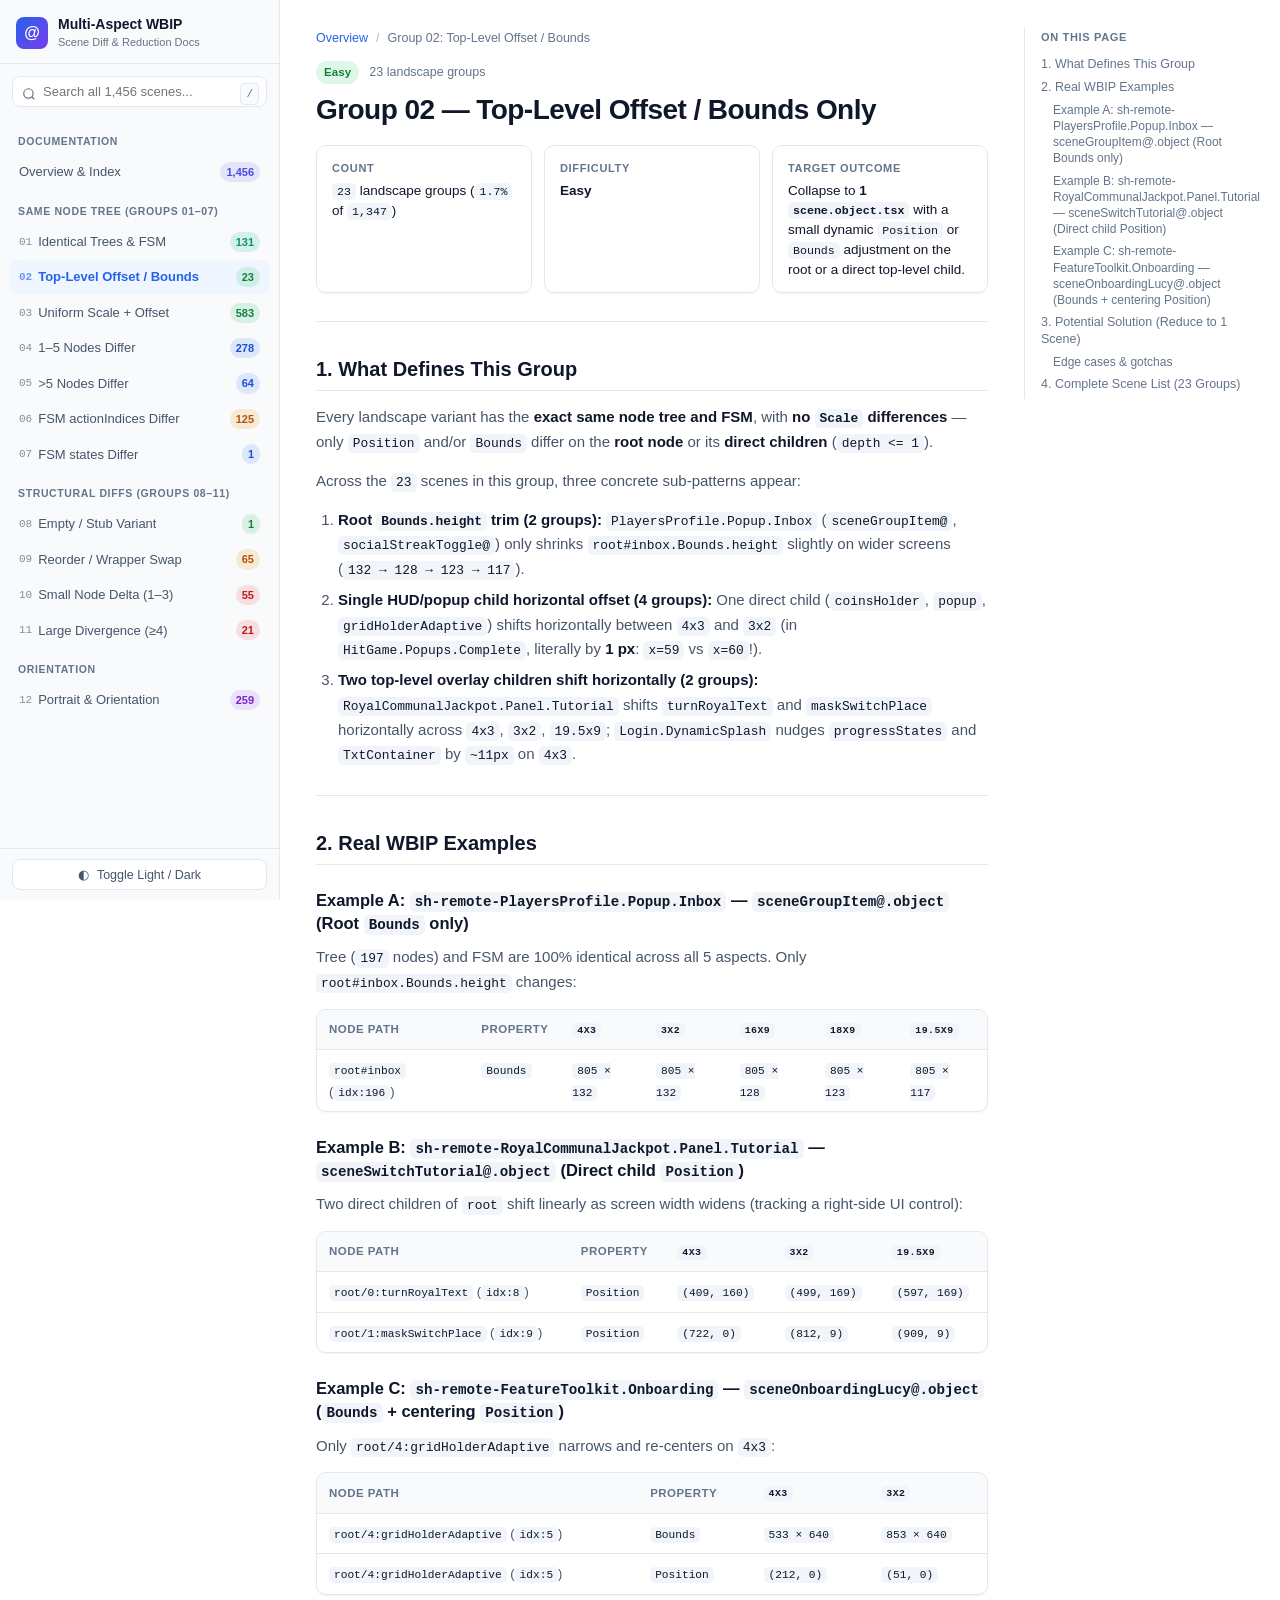
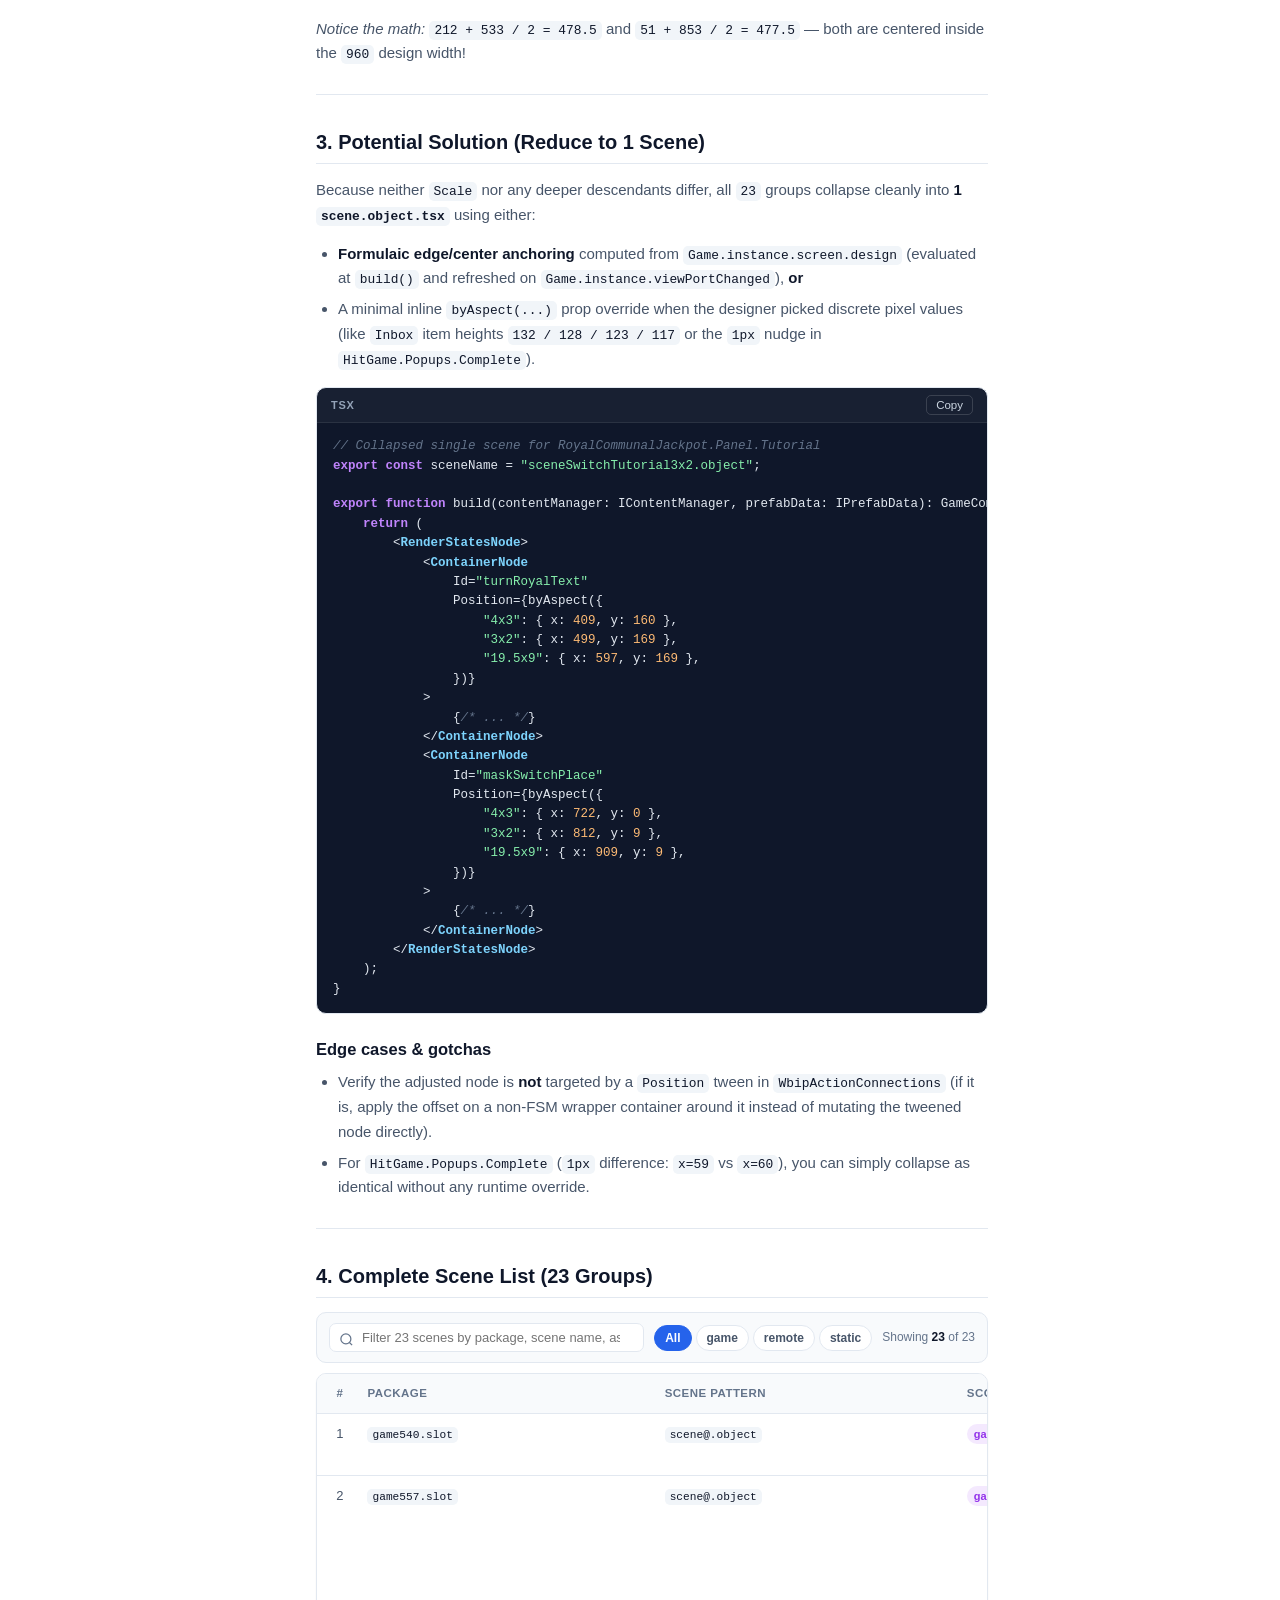
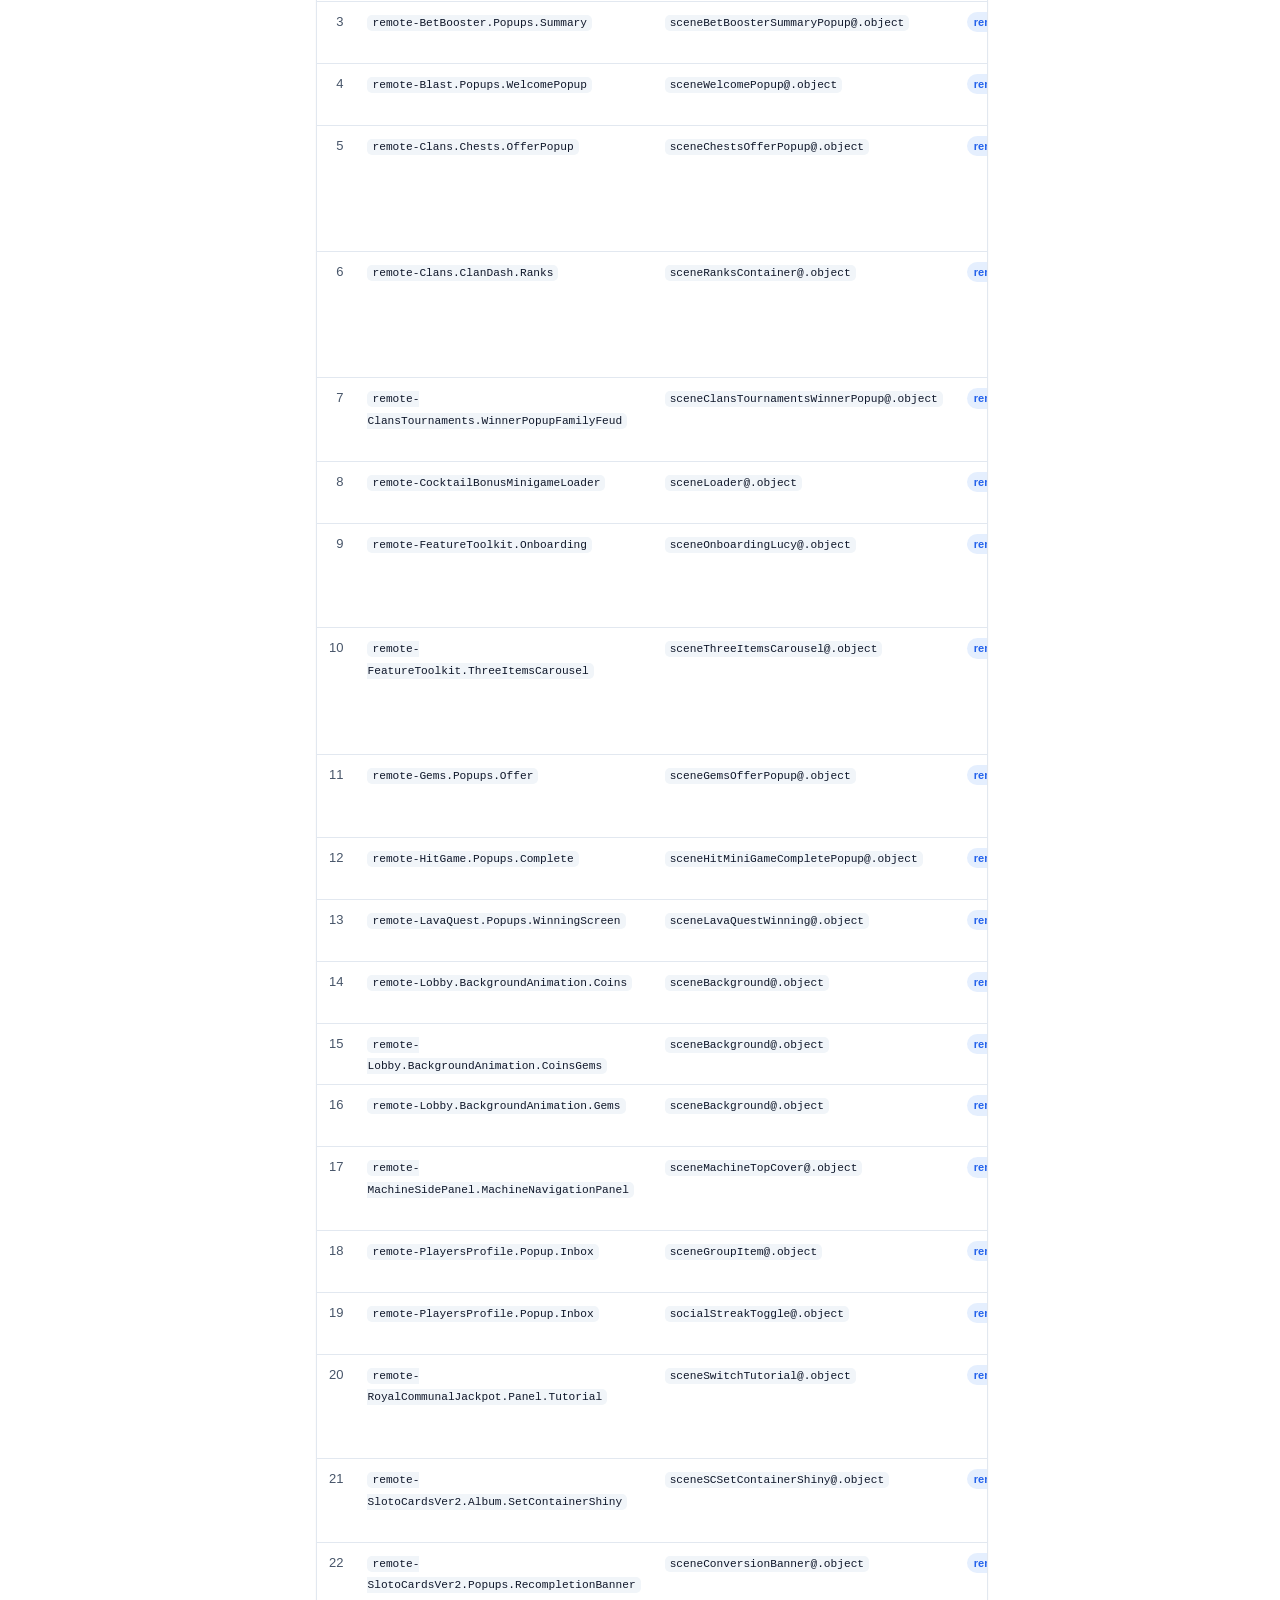
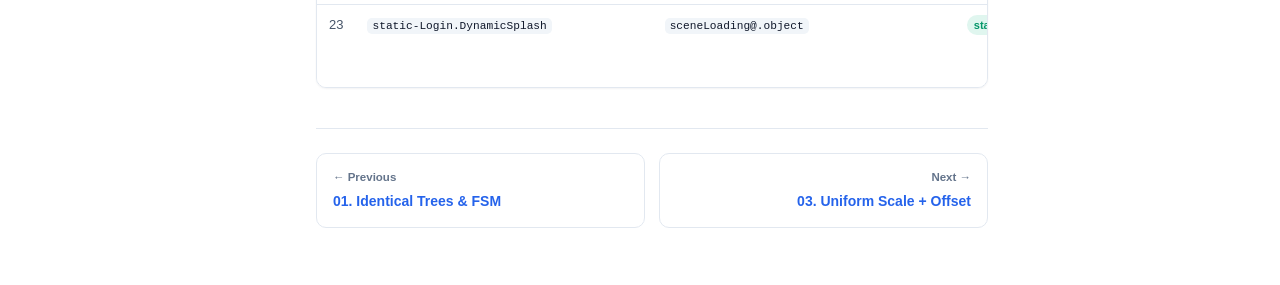
<file: 02-root-offset-only.html>
<!DOCTYPE html>
<html lang="en">
<head>
  <meta charset="UTF-8" />
  <meta name="viewport" content="width=device-width, initial-scale=1.0" />
  <title>Group 02 — Top-Level Offset / Bounds Only — Multi-Aspect WBIP Scenes Docs</title>
  <link rel="stylesheet" href="./assets/style.css" />
  <script>
    (function() {
      var t = localStorage.getItem("wbip-docs-theme");
      if (t === "dark" || (!t && window.matchMedia && window.matchMedia("(prefers-color-scheme: dark)").matches)) {
        document.documentElement.setAttribute("data-theme", "dark");
      }
    })();
  </script>
</head>
<body>
  <div class="mobile-topbar">
    <button type="button" class="icon-btn" id="sidebar-open" aria-label="Open menu">☰</button>
    <a href="./index.html" class="mobile-brand">Multi-Aspect WBIP Docs</a>
    <button type="button" class="icon-btn" id="mobile-theme-toggle" aria-label="Toggle theme">◐</button>
  </div>
  <div class="sidebar-backdrop" id="sidebar-backdrop"></div>
  <div class="layout">
    <aside class="sidebar" id="sidebar">
    <div class="sidebar-brand">
      <a href="./index.html" class="brand-link">
        <span class="brand-logo">@</span>
        <span>
          <strong>Multi-Aspect WBIP</strong>
          <small>Scene Diff &amp; Reduction Docs</small>
        </span>
      </a>
      <button class="icon-btn mobile-close" id="sidebar-close" aria-label="Close navigation">✕</button>
    </div>
    <div class="global-search-box">
      <svg class="search-icon" viewBox="0 0 24 24" width="14" height="14" fill="none" stroke="currentColor" stroke-width="2"><circle cx="11" cy="11" r="8"/><path d="m21 21-4.3-4.3"/></svg>
      <input type="search" id="global-search-input" placeholder="Search all 1,456 scenes..." autocomplete="off" aria-label="Search all scenes across all groups" />
      <kbd>/</kbd>
      <div class="global-search-results" id="global-search-results" hidden></div>
    </div>
    <nav class="sidebar-nav" aria-label="Diff groups">
      <div class="nav-section-title">Documentation</div>
      <a class="nav-item" href="./index.html"><span class="nav-label">Overview &amp; Index</span><span class="nav-count badge-index">1,456</span></a>
      <div class="nav-section-title">Same Node Tree (Groups 01–07)</div>
      <a class="nav-item" href="./01-identical.html"><span class="nav-label"><span class="nav-num">01</span>Identical Trees &amp; FSM</span><span class="nav-count badge-trivial">131</span></a>
      <a class="nav-item active" href="./02-root-offset-only.html"><span class="nav-label"><span class="nav-num">02</span>Top-Level Offset / Bounds</span><span class="nav-count badge-easy">23</span></a>
      <a class="nav-item" href="./03-root-uniform-scale-offset.html"><span class="nav-label"><span class="nav-num">03</span>Uniform Scale + Offset</span><span class="nav-count badge-easy">583</span></a>
      <a class="nav-item" href="./04-prop-diff-1-to-5-nodes.html"><span class="nav-label"><span class="nav-num">04</span>1–5 Nodes Differ</span><span class="nav-count badge-medium">278</span></a>
      <a class="nav-item" href="./05-prop-diff-many-nodes.html"><span class="nav-label"><span class="nav-num">05</span>&gt;5 Nodes Differ</span><span class="nav-count badge-medium">64</span></a>
      <a class="nav-item" href="./06-fsm-actions-differ.html"><span class="nav-label"><span class="nav-num">06</span>FSM actionIndices Differ</span><span class="nav-count badge-medhard">125</span></a>
      <a class="nav-item" href="./07-fsm-states-differ.html"><span class="nav-label"><span class="nav-num">07</span>FSM states Differ</span><span class="nav-count badge-medium">1</span></a>
      <div class="nav-section-title">Structural Diffs (Groups 08–11)</div>
      <a class="nav-item" href="./08-structural-empty-stub.html"><span class="nav-label"><span class="nav-num">08</span>Empty / Stub Variant</span><span class="nav-count badge-easy">1</span></a>
      <a class="nav-item" href="./09-structural-wrapper-or-reorder.html"><span class="nav-label"><span class="nav-num">09</span>Reorder / Wrapper Swap</span><span class="nav-count badge-medhard">65</span></a>
      <a class="nav-item" href="./10-structural-small-node-delta.html"><span class="nav-label"><span class="nav-num">10</span>Small Node Delta (1–3)</span><span class="nav-count badge-hard">55</span></a>
      <a class="nav-item" href="./11-structural-large-divergence.html"><span class="nav-label"><span class="nav-num">11</span>Large Divergence (≥4)</span><span class="nav-count badge-hard">21</span></a>
      <div class="nav-section-title">Orientation</div>
      <a class="nav-item" href="./12-portrait-and-orientation.html"><span class="nav-label"><span class="nav-num">12</span>Portrait &amp; Orientation</span><span class="nav-count badge-mixed">259</span></a>
    </nav>
    <div class="sidebar-footer">
      <button type="button" class="theme-toggle" id="theme-toggle" aria-label="Toggle color theme">
        <span class="theme-icon">◐</span>
        <span class="theme-label">Toggle Light / Dark</span>
      </button>
    </div>
  </aside>
    <main class="main">
      <div class="content-grid">
        <article class="article">
          <div class="breadcrumb">
            <a href="./index.html">Overview</a>
            <span class="sep">/</span><span>Group 02: Top-Level Offset / Bounds</span>
          </div>
          <div class="page-header">
          <div class="page-eyebrow">
            <span class="badge badge-easy">Easy</span>
            <span class="eyebrow-count">23 landscape groups</span>
          </div>
          <h1 id="group-02-top-level-offset-bounds-only">Group 02 — Top-Level Offset / Bounds Only</h1>
        </div>
<div class="meta-grid"><div class="meta-card"><div class="meta-label">Count</div><div class="meta-value"><code>23</code> landscape groups (<code>1.7%</code> of <code>1,347</code>)</div></div><div class="meta-card"><div class="meta-label">Difficulty</div><div class="meta-value"><strong>Easy</strong></div></div><div class="meta-card"><div class="meta-label">Target outcome</div><div class="meta-value">Collapse to <strong>1 <code>scene.object.tsx</code></strong> with a small dynamic <code>Position</code> or <code>Bounds</code> adjustment on the root or a direct top-level child.</div></div></div>
<hr class="section-divider" />
<h2 id="1-what-defines-this-group"><a class="anchor" href="#1-what-defines-this-group" aria-hidden="true">#</a>1. What Defines This Group</h2>
<p>Every landscape variant has the <strong>exact same node tree and FSM</strong>, with <strong>no <code>Scale</code> differences</strong> — only <code>Position</code> and/or <code>Bounds</code> differ on the <strong>root node</strong> or its <strong>direct children</strong> (<code>depth &lt;= 1</code>).</p>
<p>Across the <code>23</code> scenes in this group, three concrete sub-patterns appear:</p>
<ol><li><strong>Root <code>Bounds.height</code> trim (2 groups):</strong> <code>PlayersProfile.Popup.Inbox</code> (<code>sceneGroupItem@</code>, <code>socialStreakToggle@</code>) only shrinks <code>root#inbox.Bounds.height</code> slightly on wider screens (<code>132 → 128 → 123 → 117</code>).</li><li><strong>Single HUD/popup child horizontal offset (4 groups):</strong> One direct child (<code>coinsHolder</code>, <code>popup</code>, <code>gridHolderAdaptive</code>) shifts horizontally between <code>4x3</code> and <code>3x2</code> (in <code>HitGame.Popups.Complete</code>, literally by <strong>1 px</strong>: <code>x=59</code> vs <code>x=60</code>!).</li><li><strong>Two top-level overlay children shift horizontally (2 groups):</strong> <code>RoyalCommunalJackpot.Panel.Tutorial</code> shifts <code>turnRoyalText</code> and <code>maskSwitchPlace</code> horizontally across <code>4x3</code>, <code>3x2</code>, <code>19.5x9</code>; <code>Login.DynamicSplash</code> nudges <code>progressStates</code> and <code>TxtContainer</code> by <code>~11px</code> on <code>4x3</code>.</li></ol>
<hr class="section-divider" />
<h2 id="2-real-wbip-examples"><a class="anchor" href="#2-real-wbip-examples" aria-hidden="true">#</a>2. Real WBIP Examples</h2>
<h3 id="example-a-sh-remote-playersprofile-popup-inbox-scenegroupitem-object-root-bounds-only"><a class="anchor" href="#example-a-sh-remote-playersprofile-popup-inbox-scenegroupitem-object-root-bounds-only" aria-hidden="true">#</a>Example A: <code>sh-remote-PlayersProfile.Popup.Inbox</code> — <code>sceneGroupItem@.object</code> (Root <code>Bounds</code> only)</h3>
<p>Tree (<code>197</code> nodes) and FSM are 100% identical across all 5 aspects. Only <code>root#inbox.Bounds.height</code> changes:</p>
<div class="table-wrap"><table id="tbl-02-1" class=""><thead><tr><th class="align-left">Node Path</th><th class="align-left">Property</th><th class="align-left"><code>4x3</code></th><th class="align-left"><code>3x2</code></th><th class="align-left"><code>16x9</code></th><th class="align-left"><code>18x9</code></th><th class="align-left"><code>19.5x9</code></th></tr></thead><tbody><tr data-scope="" data-search="root#inbox (idx:196) bounds 805 × 132 805 × 132 805 × 128 805 × 123 805 × 117"><td class="align-left"><code>root#inbox</code> (<code>idx:196</code>)</td><td class="align-left"><code>Bounds</code></td><td class="align-left"><code>805 × 132</code></td><td class="align-left"><code>805 × 132</code></td><td class="align-left"><code>805 × 128</code></td><td class="align-left"><code>805 × 123</code></td><td class="align-left"><code>805 × 117</code></td></tr></tbody></table></div>
<h3 id="example-b-sh-remote-royalcommunaljackpot-panel-tutorial-sceneswitchtutorial-object-direct-child-position"><a class="anchor" href="#example-b-sh-remote-royalcommunaljackpot-panel-tutorial-sceneswitchtutorial-object-direct-child-position" aria-hidden="true">#</a>Example B: <code>sh-remote-RoyalCommunalJackpot.Panel.Tutorial</code> — <code>sceneSwitchTutorial@.object</code> (Direct child <code>Position</code>)</h3>
<p>Two direct children of <code>root</code> shift linearly as screen width widens (tracking a right-side UI control):</p>
<div class="table-wrap"><table id="tbl-02-2" class=""><thead><tr><th class="align-left">Node Path</th><th class="align-left">Property</th><th class="align-left"><code>4x3</code></th><th class="align-left"><code>3x2</code></th><th class="align-left"><code>19.5x9</code></th></tr></thead><tbody><tr data-scope="" data-search="root/0:turnroyaltext (idx:8) position (409, 160) (499, 169) (597, 169)"><td class="align-left"><code>root/0:turnRoyalText</code> (<code>idx:8</code>)</td><td class="align-left"><code>Position</code></td><td class="align-left"><code>(409, 160)</code></td><td class="align-left"><code>(499, 169)</code></td><td class="align-left"><code>(597, 169)</code></td></tr><tr data-scope="" data-search="root/1:maskswitchplace (idx:9) position (722, 0) (812, 9) (909, 9)"><td class="align-left"><code>root/1:maskSwitchPlace</code> (<code>idx:9</code>)</td><td class="align-left"><code>Position</code></td><td class="align-left"><code>(722, 0)</code></td><td class="align-left"><code>(812, 9)</code></td><td class="align-left"><code>(909, 9)</code></td></tr></tbody></table></div>
<h3 id="example-c-sh-remote-featuretoolkit-onboarding-sceneonboardinglucy-object-bounds-centering-position"><a class="anchor" href="#example-c-sh-remote-featuretoolkit-onboarding-sceneonboardinglucy-object-bounds-centering-position" aria-hidden="true">#</a>Example C: <code>sh-remote-FeatureToolkit.Onboarding</code> — <code>sceneOnboardingLucy@.object</code> (<code>Bounds</code> + centering <code>Position</code>)</h3>
<p>Only <code>root/4:gridHolderAdaptive</code> narrows and re-centers on <code>4x3</code>:</p>
<div class="table-wrap"><table id="tbl-02-3" class=""><thead><tr><th class="align-left">Node Path</th><th class="align-left">Property</th><th class="align-left"><code>4x3</code></th><th class="align-left"><code>3x2</code></th></tr></thead><tbody><tr data-scope="" data-search="root/4:gridholderadaptive (idx:5) bounds 533 × 640 853 × 640"><td class="align-left"><code>root/4:gridHolderAdaptive</code> (<code>idx:5</code>)</td><td class="align-left"><code>Bounds</code></td><td class="align-left"><code>533 × 640</code></td><td class="align-left"><code>853 × 640</code></td></tr><tr data-scope="" data-search="root/4:gridholderadaptive (idx:5) position (212, 0) (51, 0)"><td class="align-left"><code>root/4:gridHolderAdaptive</code> (<code>idx:5</code>)</td><td class="align-left"><code>Position</code></td><td class="align-left"><code>(212, 0)</code></td><td class="align-left"><code>(51, 0)</code></td></tr></tbody></table></div>
<p><em>Notice the math:</em> <code>212 + 533 / 2 = 478.5</code> and <code>51 + 853 / 2 = 477.5</code> — both are centered inside the <code>960</code> design width!</p>
<hr class="section-divider" />
<h2 id="3-potential-solution-reduce-to-1-scene"><a class="anchor" href="#3-potential-solution-reduce-to-1-scene" aria-hidden="true">#</a>3. Potential Solution (Reduce to 1 Scene)</h2>
<p>Because neither <code>Scale</code> nor any deeper descendants differ, all <code>23</code> groups collapse cleanly into <strong>1 <code>scene.object.tsx</code></strong> using either:</p>
<ul><li><strong>Formulaic edge/center anchoring</strong> computed from <code>Game.instance.screen.design</code> (evaluated at <code>build()</code> and refreshed on <code>Game.instance.viewPortChanged</code>), <strong>or</strong></li><li>A minimal inline <code>byAspect(...)</code> prop override when the designer picked discrete pixel values (like <code>Inbox</code> item heights <code>132 / 128 / 123 / 117</code> or the <code>1px</code> nudge in <code>HitGame.Popups.Complete</code>).</li></ul>
<div class="code-block">
        <div class="code-header">
          <span class="code-lang">TSX</span>
          <button class="copy-btn" type="button" data-copy>Copy</button>
        </div>
        <pre><code class="lang-tsx"><span class="tok-comment">// Collapsed single scene for RoyalCommunalJackpot.Panel.Tutorial</span>
<span class="tok-kw">export</span> <span class="tok-kw">const</span> sceneName = <span class="tok-string">&quot;sceneSwitchTutorial3x2.object&quot;</span>;

<span class="tok-kw">export</span> <span class="tok-kw">function</span> build(contentManager: IContentManager, prefabData: IPrefabData): GameComponent {
    <span class="tok-kw">return</span> (
        &lt;<span class="tok-tag">RenderStatesNode</span>&gt;
            &lt;<span class="tok-tag">ContainerNode</span>
                Id=<span class="tok-string">&quot;turnRoyalText&quot;</span>
                Position={byAspect({
                    <span class="tok-string">&quot;4x3&quot;</span>: { x: <span class="tok-num">409</span>, y: <span class="tok-num">160</span> },
                    <span class="tok-string">&quot;3x2&quot;</span>: { x: <span class="tok-num">499</span>, y: <span class="tok-num">169</span> },
                    <span class="tok-string">&quot;19.5x9&quot;</span>: { x: <span class="tok-num">597</span>, y: <span class="tok-num">169</span> },
                })}
            &gt;
                {<span class="tok-comment">/* ... */</span>}
            &lt;/<span class="tok-tag">ContainerNode</span>&gt;
            &lt;<span class="tok-tag">ContainerNode</span>
                Id=<span class="tok-string">&quot;maskSwitchPlace&quot;</span>
                Position={byAspect({
                    <span class="tok-string">&quot;4x3&quot;</span>: { x: <span class="tok-num">722</span>, y: <span class="tok-num">0</span> },
                    <span class="tok-string">&quot;3x2&quot;</span>: { x: <span class="tok-num">812</span>, y: <span class="tok-num">9</span> },
                    <span class="tok-string">&quot;19.5x9&quot;</span>: { x: <span class="tok-num">909</span>, y: <span class="tok-num">9</span> },
                })}
            &gt;
                {<span class="tok-comment">/* ... */</span>}
            &lt;/<span class="tok-tag">ContainerNode</span>&gt;
        &lt;/<span class="tok-tag">RenderStatesNode</span>&gt;
    );
}</code></pre>
      </div>
<h3 id="edge-cases-gotchas"><a class="anchor" href="#edge-cases-gotchas" aria-hidden="true">#</a>Edge cases &amp; gotchas</h3>
<ul><li>Verify the adjusted node is <strong>not</strong> targeted by a <code>Position</code> tween in <code>WbipActionConnections</code> (if it is, apply the offset on a non-FSM wrapper container around it instead of mutating the tweened node directly).</li><li>For <code>HitGame.Popups.Complete</code> (<code>1px</code> difference: <code>x=59</code> vs <code>x=60</code>), you can simply collapse as identical without any runtime override.</li></ul>
<hr class="section-divider" />
<h2 id="4-complete-scene-list-23-groups"><a class="anchor" href="#4-complete-scene-list-23-groups" aria-hidden="true">#</a>4. Complete Scene List (23 Groups)</h2>
<div class="table-toolbar" data-table-toolbar="tbl-02-4">
              <div class="table-search-wrap">
                <svg class="search-icon" viewBox="0 0 24 24" width="15" height="15" fill="none" stroke="currentColor" stroke-width="2"><circle cx="11" cy="11" r="8"/><path d="m21 21-4.3-4.3"/></svg>
                <input type="search" class="table-search" placeholder="Filter 23 scenes by package, scene name, aspect, or property..." aria-label="Filter table" />
              </div>
              <div class="scope-chips" role="group" aria-label="Filter by package scope">
                      <button type="button" class="chip active" data-scope="all">All</button>
                      <button type="button" class="chip" data-scope="game">game</button><button type="button" class="chip" data-scope="remote">remote</button><button type="button" class="chip" data-scope="static">static</button>
                    </div>
              <span class="table-count" data-count>Showing <strong>23</strong> of 23</span>
            </div><div class="table-wrap"><table id="tbl-02-4" class="inventory-table"><thead><tr><th class="align-right">#</th><th class="align-left">Package</th><th class="align-left">Scene Pattern</th><th class="align-left">Scope</th><th class="align-left">Landscape Aspects</th><th class="align-right">Nodes</th><th class="align-left">Exact Differing Node(s) &amp; Properties</th></tr></thead><tbody><tr data-scope="game" data-search="1 game540.slot scene@.object game 4x3, 3x2 root position: (-213,-315) → (-213,-341) (3x2 vs 4x3)"><td class="align-right">1</td><td class="align-left"><code>game540.slot</code></td><td class="align-left"><code>scene@.object</code></td><td class="align-left"><span class="scope-pill scope-game">game</span></td><td class="align-left"><code>4x3</code>, <code>3x2</code></td><td class="align-right">159</td><td class="align-left">root Position: (-213,-315) → (-213,-341) (3x2 vs 4x3)</td></tr><tr data-scope="game" data-search="2 game557.slot scene@.object game 4x3, 3x2 root/0:background position: undefined → (0,-27) (3x2 vs 4x3); root/13:sound_r1 position: (-1,-315) → (0,-466) (3x2 vs 4x3); root/14:sound_r2 position: (-1,-253) → (0,-405) (3x2 vs 4x3)"><td class="align-right">2</td><td class="align-left"><code>game557.slot</code></td><td class="align-left"><code>scene@.object</code></td><td class="align-left"><span class="scope-pill scope-game">game</span></td><td class="align-left"><code>4x3</code>, <code>3x2</code></td><td class="align-right">1290</td><td class="align-left">root/0:background Position: undefined → (0,-27) (3x2 vs 4x3); root/13:sound_r1 Position: (-1,-315) → (0,-466) (3x2 vs 4x3); root/14:sound_r2 Position: (-1,-253) → (0,-405) (3x2 vs 4x3)</td></tr><tr data-scope="remote" data-search="3 remote-betbooster.popups.summary scenebetboostersummarypopup@.object remote 4x3, 3x2 root/1:coinsholder position: (300,28) → (327,15) (3x2 vs 4x3)"><td class="align-right">3</td><td class="align-left"><code>remote-BetBooster.Popups.Summary</code></td><td class="align-left"><code>sceneBetBoosterSummaryPopup@.object</code></td><td class="align-left"><span class="scope-pill scope-remote">remote</span></td><td class="align-left"><code>4x3</code>, <code>3x2</code></td><td class="align-right">103</td><td class="align-left">root/1:coinsHolder Position: (300,28) → (327,15) (3x2 vs 4x3)</td></tr><tr data-scope="remote" data-search="4 remote-blast.popups.welcomepopup scenewelcomepopup@.object remote 4x3, 3x2, 5x3, 16x9 root position: (27,0) → (28,0) (3x2 vs 5x3)"><td class="align-right">4</td><td class="align-left"><code>remote-Blast.Popups.WelcomePopup</code></td><td class="align-left"><code>sceneWelcomePopup@.object</code></td><td class="align-left"><span class="scope-pill scope-remote">remote</span></td><td class="align-left"><code>4x3</code>, <code>3x2</code>, <code>5x3</code>, <code>16x9</code></td><td class="align-right">10</td><td class="align-left">root Position: (27,0) → (28,0) (3x2 vs 5x3)</td></tr><tr data-scope="remote" data-search="5 remote-clans.chests.offerpopup scenechestsofferpopup@.object remote 4x3, 3x2, 5x3, 16x9, 18x9, 19.5x9 root/2:timerholder position: (375,207) → (375,206) (3x2 vs 4x3); root/3:gemsbalance position: (24,42) → (77,42) (3x2 vs 4x3); root/1:chestwithprizesholder position: (167,211) → (167,213) (3x2 vs 5x3)"><td class="align-right">5</td><td class="align-left"><code>remote-Clans.Chests.OfferPopup</code></td><td class="align-left"><code>sceneChestsOfferPopup@.object</code></td><td class="align-left"><span class="scope-pill scope-remote">remote</span></td><td class="align-left"><code>4x3</code>, <code>3x2</code>, <code>5x3</code>, <code>16x9</code>, <code>18x9</code>, <code>19.5x9</code></td><td class="align-right">16</td><td class="align-left">root/2:timerHolder Position: (375,207) → (375,206) (3x2 vs 4x3); root/3:gemsBalance Position: (24,42) → (77,42) (3x2 vs 4x3); root/1:chestWithPrizesHolder Position: (167,211) → (167,213) (3x2 vs 5x3)</td></tr><tr data-scope="remote" data-search="6 remote-clans.clandash.ranks scenerankscontainer@.object remote 4x3, 3x2, 5x3, 16x9, 18x9, 19.5x9 root/0:sprite_node position: (-261,0) → (-314,0) (3x2 vs 4x3); root/2:tocurrentleft position: (27,180) → (25,180) (3x2 vs 4x3); root/3:tocurrentright position: (710,180) → (604,180) (3x2 vs 4x3)"><td class="align-right">6</td><td class="align-left"><code>remote-Clans.ClanDash.Ranks</code></td><td class="align-left"><code>sceneRanksContainer@.object</code></td><td class="align-left"><span class="scope-pill scope-remote">remote</span></td><td class="align-left"><code>4x3</code>, <code>3x2</code>, <code>5x3</code>, <code>16x9</code>, <code>18x9</code>, <code>19.5x9</code></td><td class="align-right">11</td><td class="align-left">root/0:SPRITE_NODE Position: (-261,0) → (-314,0) (3x2 vs 4x3); root/2:toCurrentLeft Position: (27,180) → (25,180) (3x2 vs 4x3); root/3:toCurrentRight Position: (710,180) → (604,180) (3x2 vs 4x3)</td></tr><tr data-scope="remote" data-search="7 remote-clanstournaments.winnerpopupfamilyfeud sceneclanstournamentswinnerpopup@.object remote 4x3, 3x2, 5x3, 16x9, 18x9, 19.5x9 root/1:containeranimation position: (170,0) → (195,0) (3x2 vs 4x3)"><td class="align-right">7</td><td class="align-left"><code>remote-ClansTournaments.WinnerPopupFamilyFeud</code></td><td class="align-left"><code>sceneClansTournamentsWinnerPopup@.object</code></td><td class="align-left"><span class="scope-pill scope-remote">remote</span></td><td class="align-left"><code>4x3</code>, <code>3x2</code>, <code>5x3</code>, <code>16x9</code>, <code>18x9</code>, <code>19.5x9</code></td><td class="align-right">73</td><td class="align-left">root/1:containerAnimation Position: (170,0) → (195,0) (3x2 vs 4x3)</td></tr><tr data-scope="remote" data-search="8 remote-cocktailbonusminigameloader sceneloader@.object remote 4x3, 3x2 root#loader/0:render_states_node position: (322,122) → (321,111) (3x2 vs 4x3)"><td class="align-right">8</td><td class="align-left"><code>remote-CocktailBonusMinigameLoader</code></td><td class="align-left"><code>sceneLoader@.object</code></td><td class="align-left"><span class="scope-pill scope-remote">remote</span></td><td class="align-left"><code>4x3</code>, <code>3x2</code></td><td class="align-right">20</td><td class="align-left">root#Loader/0:RENDER_STATES_NODE Position: (322,122) → (321,111) (3x2 vs 4x3)</td></tr><tr data-scope="remote" data-search="9 remote-featuretoolkit.onboarding sceneonboardinglucy@.object remote 4x3, 3x2 root/4:gridholderadaptive bounds: 853×640 → 533×640 (3x2 vs 4x3); root/4:gridholderadaptive position: (51,0) → (212,0) (3x2 vs 4x3)"><td class="align-right">9</td><td class="align-left"><code>remote-FeatureToolkit.Onboarding</code></td><td class="align-left"><code>sceneOnboardingLucy@.object</code></td><td class="align-left"><span class="scope-pill scope-remote">remote</span></td><td class="align-left"><code>4x3</code>, <code>3x2</code></td><td class="align-right">7</td><td class="align-left">root/4:gridHolderAdaptive Bounds: 853×640 → 533×640 (3x2 vs 4x3); root/4:gridHolderAdaptive Position: (51,0) → (212,0) (3x2 vs 4x3)</td></tr><tr data-scope="remote" data-search="10 remote-featuretoolkit.threeitemscarousel scenethreeitemscarousel@.object remote 4x3, 3x2, 5x3, 16x9, 18x9, 19.5x9 root/0:placeback position: (12,11) → (-42,11) (3x2 vs 4x3); root/1:placeitem position: (-134,0) → (-187,0) (3x2 vs 4x3); root/2:arrowleft position: (115,342) → (62,342) (3x2 vs 4x3)"><td class="align-right">10</td><td class="align-left"><code>remote-FeatureToolkit.ThreeItemsCarousel</code></td><td class="align-left"><code>sceneThreeItemsCarousel@.object</code></td><td class="align-left"><span class="scope-pill scope-remote">remote</span></td><td class="align-left"><code>4x3</code>, <code>3x2</code>, <code>5x3</code>, <code>16x9</code>, <code>18x9</code>, <code>19.5x9</code></td><td class="align-right">13</td><td class="align-left">root/0:placeBack Position: (12,11) → (-42,11) (3x2 vs 4x3); root/1:PlaceItem Position: (-134,0) → (-187,0) (3x2 vs 4x3); root/2:arrowLeft Position: (115,342) → (62,342) (3x2 vs 4x3)</td></tr><tr data-scope="remote" data-search="11 remote-gems.popups.offer scenegemsofferpopup@.object remote 4x3, 3x2 root/9:closebtn position: (866,51) → (843,51) (3x2 vs 4x3); root/10:holder_lootbox position: (51,48) → (74,48) (3x2 vs 4x3)"><td class="align-right">11</td><td class="align-left"><code>remote-Gems.Popups.Offer</code></td><td class="align-left"><code>sceneGemsOfferPopup@.object</code></td><td class="align-left"><span class="scope-pill scope-remote">remote</span></td><td class="align-left"><code>4x3</code>, <code>3x2</code></td><td class="align-right">37</td><td class="align-left">root/9:CloseBtn Position: (866,51) → (843,51) (3x2 vs 4x3); root/10:holder_lootBox Position: (51,48) → (74,48) (3x2 vs 4x3)</td></tr><tr data-scope="remote" data-search="12 remote-hitgame.popups.complete scenehitminigamecompletepopup@.object remote 4x3, 3x2 root/0:popup position: (59,0) → (60,0) (3x2 vs 4x3)"><td class="align-right">12</td><td class="align-left"><code>remote-HitGame.Popups.Complete</code></td><td class="align-left"><code>sceneHitMiniGameCompletePopup@.object</code></td><td class="align-left"><span class="scope-pill scope-remote">remote</span></td><td class="align-left"><code>4x3</code>, <code>3x2</code></td><td class="align-right">94</td><td class="align-left">root/0:popup Position: (59,0) → (60,0) (3x2 vs 4x3)</td></tr><tr data-scope="remote" data-search="13 remote-lavaquest.popups.winningscreen scenelavaquestwinning@.object remote 4x3, 3x2 root/1:coinsholder position: (33,33) → (87,33) (3x2 vs 4x3)"><td class="align-right">13</td><td class="align-left"><code>remote-LavaQuest.Popups.WinningScreen</code></td><td class="align-left"><code>sceneLavaQuestWinning@.object</code></td><td class="align-left"><span class="scope-pill scope-remote">remote</span></td><td class="align-left"><code>4x3</code>, <code>3x2</code></td><td class="align-right">36</td><td class="align-left">root/1:coinsHolder Position: (33,33) → (87,33) (3x2 vs 4x3)</td></tr><tr data-scope="remote" data-search="14 remote-lobby.backgroundanimation.coins scenebackground@.object remote 4x3, 3x2, 5x3, 16x9, 19.5x9 root/0:backgroundcontainer position: (-110,12) → (-110,24) (3x2 vs 4x3)"><td class="align-right">14</td><td class="align-left"><code>remote-Lobby.BackgroundAnimation.Coins</code></td><td class="align-left"><code>sceneBackground@.object</code></td><td class="align-left"><span class="scope-pill scope-remote">remote</span></td><td class="align-left"><code>4x3</code>, <code>3x2</code>, <code>5x3</code>, <code>16x9</code>, <code>19.5x9</code></td><td class="align-right">73</td><td class="align-left">root/0:backgroundContainer Position: (-110,12) → (-110,24) (3x2 vs 4x3)</td></tr><tr data-scope="remote" data-search="15 remote-lobby.backgroundanimation.coinsgems scenebackground@.object remote 4x3, 3x2, 5x3, 16x9, 19.5x9 root/0:backgroundcontainer position: (0,12) → (0,24) (3x2 vs 4x3)"><td class="align-right">15</td><td class="align-left"><code>remote-Lobby.BackgroundAnimation.CoinsGems</code></td><td class="align-left"><code>sceneBackground@.object</code></td><td class="align-left"><span class="scope-pill scope-remote">remote</span></td><td class="align-left"><code>4x3</code>, <code>3x2</code>, <code>5x3</code>, <code>16x9</code>, <code>19.5x9</code></td><td class="align-right">63</td><td class="align-left">root/0:backgroundContainer Position: (0,12) → (0,24) (3x2 vs 4x3)</td></tr><tr data-scope="remote" data-search="16 remote-lobby.backgroundanimation.gems scenebackground@.object remote 4x3, 3x2, 5x3, 16x9, 19.5x9 root/0:backgroundcontainer position: (-110,12) → (-110,24) (3x2 vs 4x3)"><td class="align-right">16</td><td class="align-left"><code>remote-Lobby.BackgroundAnimation.Gems</code></td><td class="align-left"><code>sceneBackground@.object</code></td><td class="align-left"><span class="scope-pill scope-remote">remote</span></td><td class="align-left"><code>4x3</code>, <code>3x2</code>, <code>5x3</code>, <code>16x9</code>, <code>19.5x9</code></td><td class="align-right">73</td><td class="align-left">root/0:backgroundContainer Position: (-110,12) → (-110,24) (3x2 vs 4x3)</td></tr><tr data-scope="remote" data-search="17 remote-machinesidepanel.machinenavigationpanel scenemachinetopcover@.object remote 4x3, 3x2, 5x3, 16x10, 16x9, 18x9, 19.5x9, 21x9 root/0:nine_patch_node position: (0,-113) → (0,-143) (3x2 vs 16x10)"><td class="align-right">17</td><td class="align-left"><code>remote-MachineSidePanel.MachineNavigationPanel</code></td><td class="align-left"><code>sceneMachineTopCover@.object</code></td><td class="align-left"><span class="scope-pill scope-remote">remote</span></td><td class="align-left"><code>4x3</code>, <code>3x2</code>, <code>5x3</code>, <code>16x10</code>, <code>16x9</code>, <code>18x9</code>, <code>19.5x9</code>, <code>21x9</code></td><td class="align-right">2</td><td class="align-left">root/0:NINE_PATCH_NODE Position: (0,-113) → (0,-143) (3x2 vs 16x10)</td></tr><tr data-scope="remote" data-search="18 remote-playersprofile.popup.inbox scenegroupitem@.object remote 4x3, 3x2, 16x9, 18x9, 19.5x9 root#inbox bounds: 805×132 → 805×128 (3x2 vs 16x9)"><td class="align-right">18</td><td class="align-left"><code>remote-PlayersProfile.Popup.Inbox</code></td><td class="align-left"><code>sceneGroupItem@.object</code></td><td class="align-left"><span class="scope-pill scope-remote">remote</span></td><td class="align-left"><code>4x3</code>, <code>3x2</code>, <code>16x9</code>, <code>18x9</code>, <code>19.5x9</code></td><td class="align-right">197</td><td class="align-left">root#inbox Bounds: 805×132 → 805×128 (3x2 vs 16x9)</td></tr><tr data-scope="remote" data-search="19 remote-playersprofile.popup.inbox socialstreaktoggle@.object remote 4x3, 3x2, 16x9, 18x9, 19.5x9 root#inbox bounds: 805×132 → 805×128 (3x2 vs 16x9)"><td class="align-right">19</td><td class="align-left"><code>remote-PlayersProfile.Popup.Inbox</code></td><td class="align-left"><code>socialStreakToggle@.object</code></td><td class="align-left"><span class="scope-pill scope-remote">remote</span></td><td class="align-left"><code>4x3</code>, <code>3x2</code>, <code>16x9</code>, <code>18x9</code>, <code>19.5x9</code></td><td class="align-right">13</td><td class="align-left">root#inbox Bounds: 805×132 → 805×128 (3x2 vs 16x9)</td></tr><tr data-scope="remote" data-search="20 remote-royalcommunaljackpot.panel.tutorial sceneswitchtutorial@.object remote 4x3, 3x2, 19.5x9 root/0:turnroyaltext position: (499,169) → (409,160) (3x2 vs 4x3); root/1:maskswitchplace position: (812,9) → (722,0) (3x2 vs 4x3)"><td class="align-right">20</td><td class="align-left"><code>remote-RoyalCommunalJackpot.Panel.Tutorial</code></td><td class="align-left"><code>sceneSwitchTutorial@.object</code></td><td class="align-left"><span class="scope-pill scope-remote">remote</span></td><td class="align-left"><code>4x3</code>, <code>3x2</code>, <code>19.5x9</code></td><td class="align-right">11</td><td class="align-left">root/0:turnRoyalText Position: (499,169) → (409,160) (3x2 vs 4x3); root/1:maskSwitchPlace Position: (812,9) → (722,0) (3x2 vs 4x3)</td></tr><tr data-scope="remote" data-search="21 remote-slotocardsver2.album.setcontainershiny scenescsetcontainershiny@.object remote 4x3, 3x2, 5x3, 16x9, 18x9, 19.5x9 root/0:placecardsshinyitem bounds: 1010×204 → 899×204 (3x2 vs 4x3)"><td class="align-right">21</td><td class="align-left"><code>remote-SlotoCardsVer2.Album.SetContainerShiny</code></td><td class="align-left"><code>sceneSCSetContainerShiny@.object</code></td><td class="align-left"><span class="scope-pill scope-remote">remote</span></td><td class="align-left"><code>4x3</code>, <code>3x2</code>, <code>5x3</code>, <code>16x9</code>, <code>18x9</code>, <code>19.5x9</code></td><td class="align-right">2</td><td class="align-left">root/0:placeCardsShinyItem Bounds: 1010×204 → 899×204 (3x2 vs 4x3)</td></tr><tr data-scope="remote" data-search="22 remote-slotocardsver2.popups.recompletionbanner sceneconversionbanner@.object remote 4x3, 3x2 root bounds: 216×400 → 190×352 (3x2 vs 4x3)"><td class="align-right">22</td><td class="align-left"><code>remote-SlotoCardsVer2.Popups.RecompletionBanner</code></td><td class="align-left"><code>sceneConversionBanner@.object</code></td><td class="align-left"><span class="scope-pill scope-remote">remote</span></td><td class="align-left"><code>4x3</code>, <code>3x2</code></td><td class="align-right">14</td><td class="align-left">root Bounds: 216×400 → 190×352 (3x2 vs 4x3)</td></tr><tr data-scope="static" data-search="23 static-login.dynamicsplash sceneloading@.object static 4x3, 3x2, 5x3, 16x9, 18x9, 19.5x9 root/1:progressstates position: (13,32) → (24,43) (3x2 vs 4x3); root/2:txtcontainer position: (363,598) → (374,611) (3x2 vs 4x3)"><td class="align-right">23</td><td class="align-left"><code>static-Login.DynamicSplash</code></td><td class="align-left"><code>sceneLoading@.object</code></td><td class="align-left"><span class="scope-pill scope-static">static</span></td><td class="align-left"><code>4x3</code>, <code>3x2</code>, <code>5x3</code>, <code>16x9</code>, <code>18x9</code>, <code>19.5x9</code></td><td class="align-right">16</td><td class="align-left">root/1:progressStates Position: (13,32) → (24,43) (3x2 vs 4x3); root/2:TxtContainer Position: (363,598) → (374,611) (3x2 vs 4x3)</td></tr></tbody></table></div>
          <nav class="pager" aria-label="Page navigation">
    <a class="pager-card pager-prev" href="./01-identical.html">
            <span class="pager-dir">← Previous</span>
            <span class="pager-title">01. Identical Trees &amp; FSM</span>
          </a>
    <a class="pager-card pager-next" href="./03-root-uniform-scale-offset.html">
            <span class="pager-dir">Next →</span>
            <span class="pager-title">03. Uniform Scale + Offset</span>
          </a>
  </nav>
        </article>
        <aside class="toc" aria-label="On this page">
          <div class="toc-title">On this page</div>
          <ul><li class="toc-l2"><a href="#1-what-defines-this-group">1. What Defines This Group</a></li><li class="toc-l2"><a href="#2-real-wbip-examples">2. Real WBIP Examples</a></li><li class="toc-l3"><a href="#example-a-sh-remote-playersprofile-popup-inbox-scenegroupitem-object-root-bounds-only">Example A: sh-remote-PlayersProfile.Popup.Inbox — sceneGroupItem@.object (Root Bounds only)</a></li><li class="toc-l3"><a href="#example-b-sh-remote-royalcommunaljackpot-panel-tutorial-sceneswitchtutorial-object-direct-child-position">Example B: sh-remote-RoyalCommunalJackpot.Panel.Tutorial — sceneSwitchTutorial@.object (Direct child Position)</a></li><li class="toc-l3"><a href="#example-c-sh-remote-featuretoolkit-onboarding-sceneonboardinglucy-object-bounds-centering-position">Example C: sh-remote-FeatureToolkit.Onboarding — sceneOnboardingLucy@.object (Bounds + centering Position)</a></li><li class="toc-l2"><a href="#3-potential-solution-reduce-to-1-scene">3. Potential Solution (Reduce to 1 Scene)</a></li><li class="toc-l3"><a href="#edge-cases-gotchas">Edge cases &amp; gotchas</a></li><li class="toc-l2"><a href="#4-complete-scene-list-23-groups">4. Complete Scene List (23 Groups)</a></li></ul>
        </aside>
      </div>
    </main>
  </div>
  <script src="./assets/search-index.js"></script>
  <script src="./assets/app.js"></script>
</body>
</html>
</file>
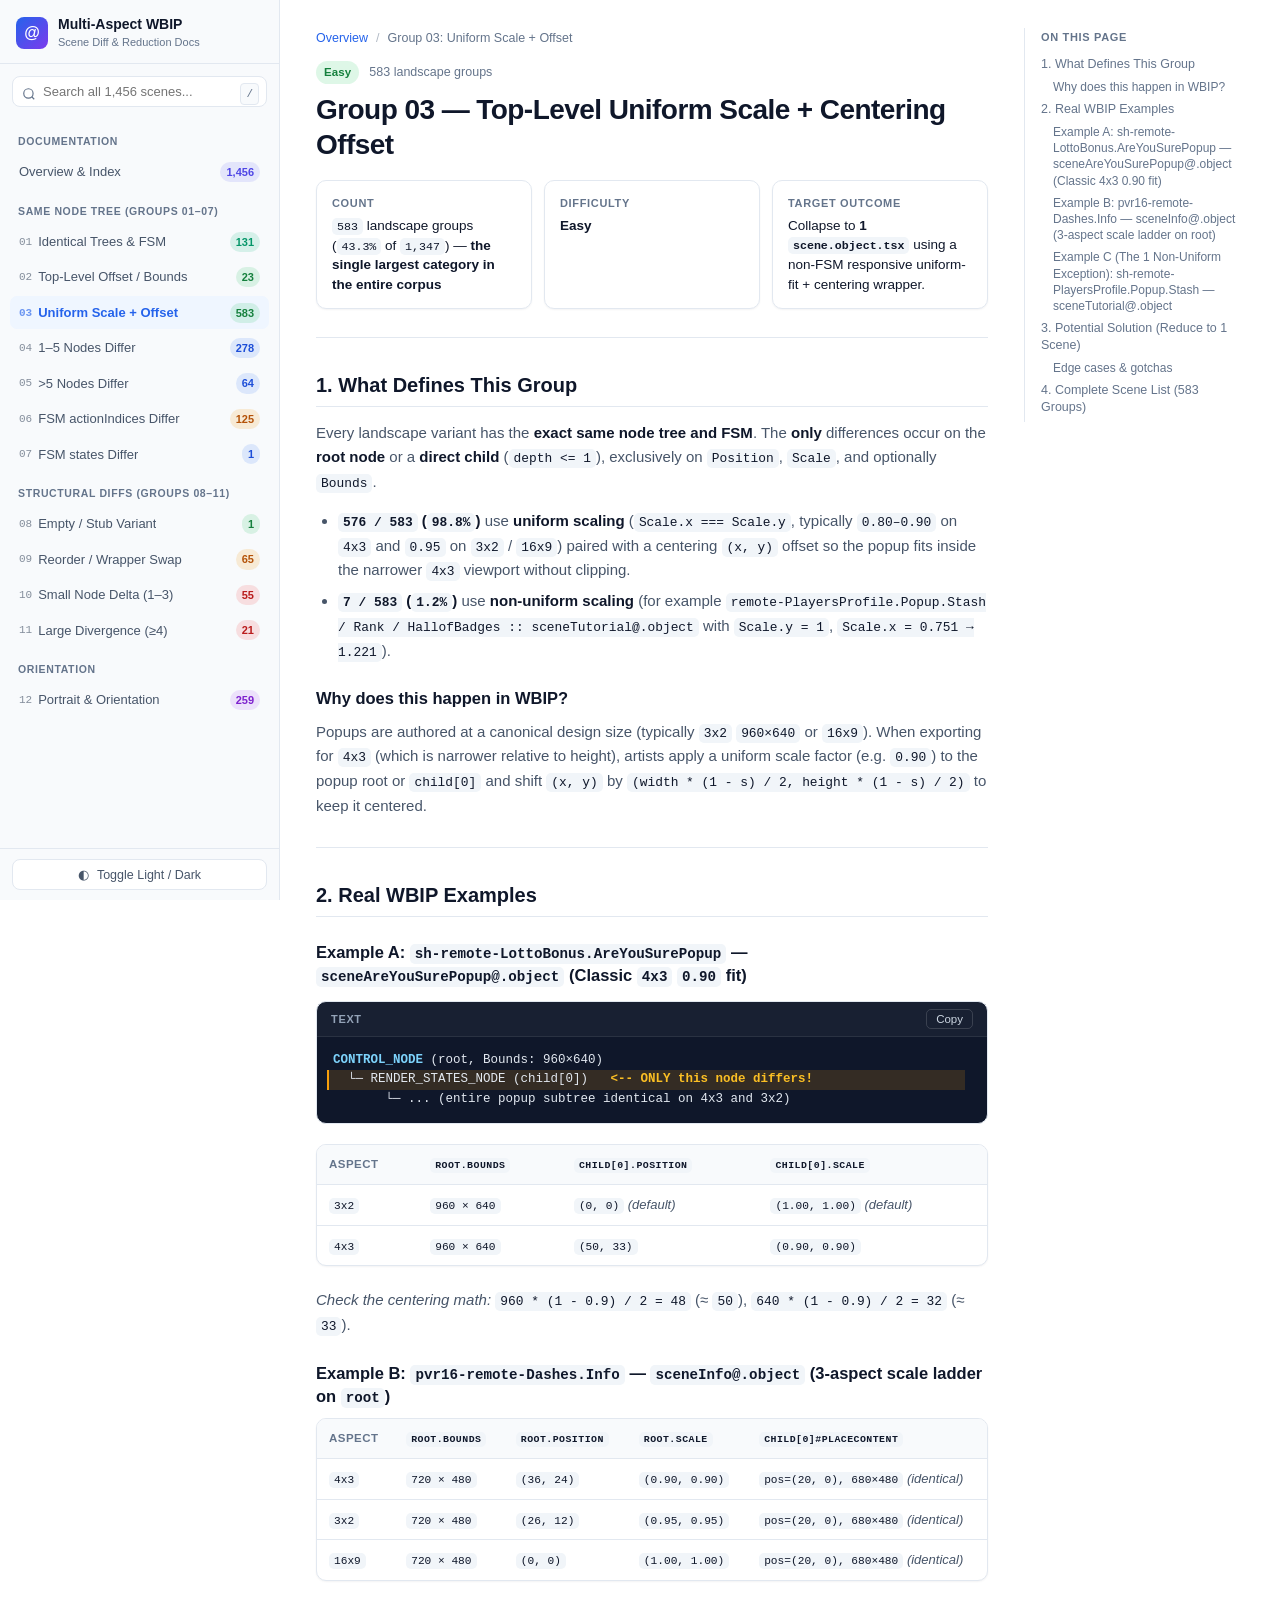
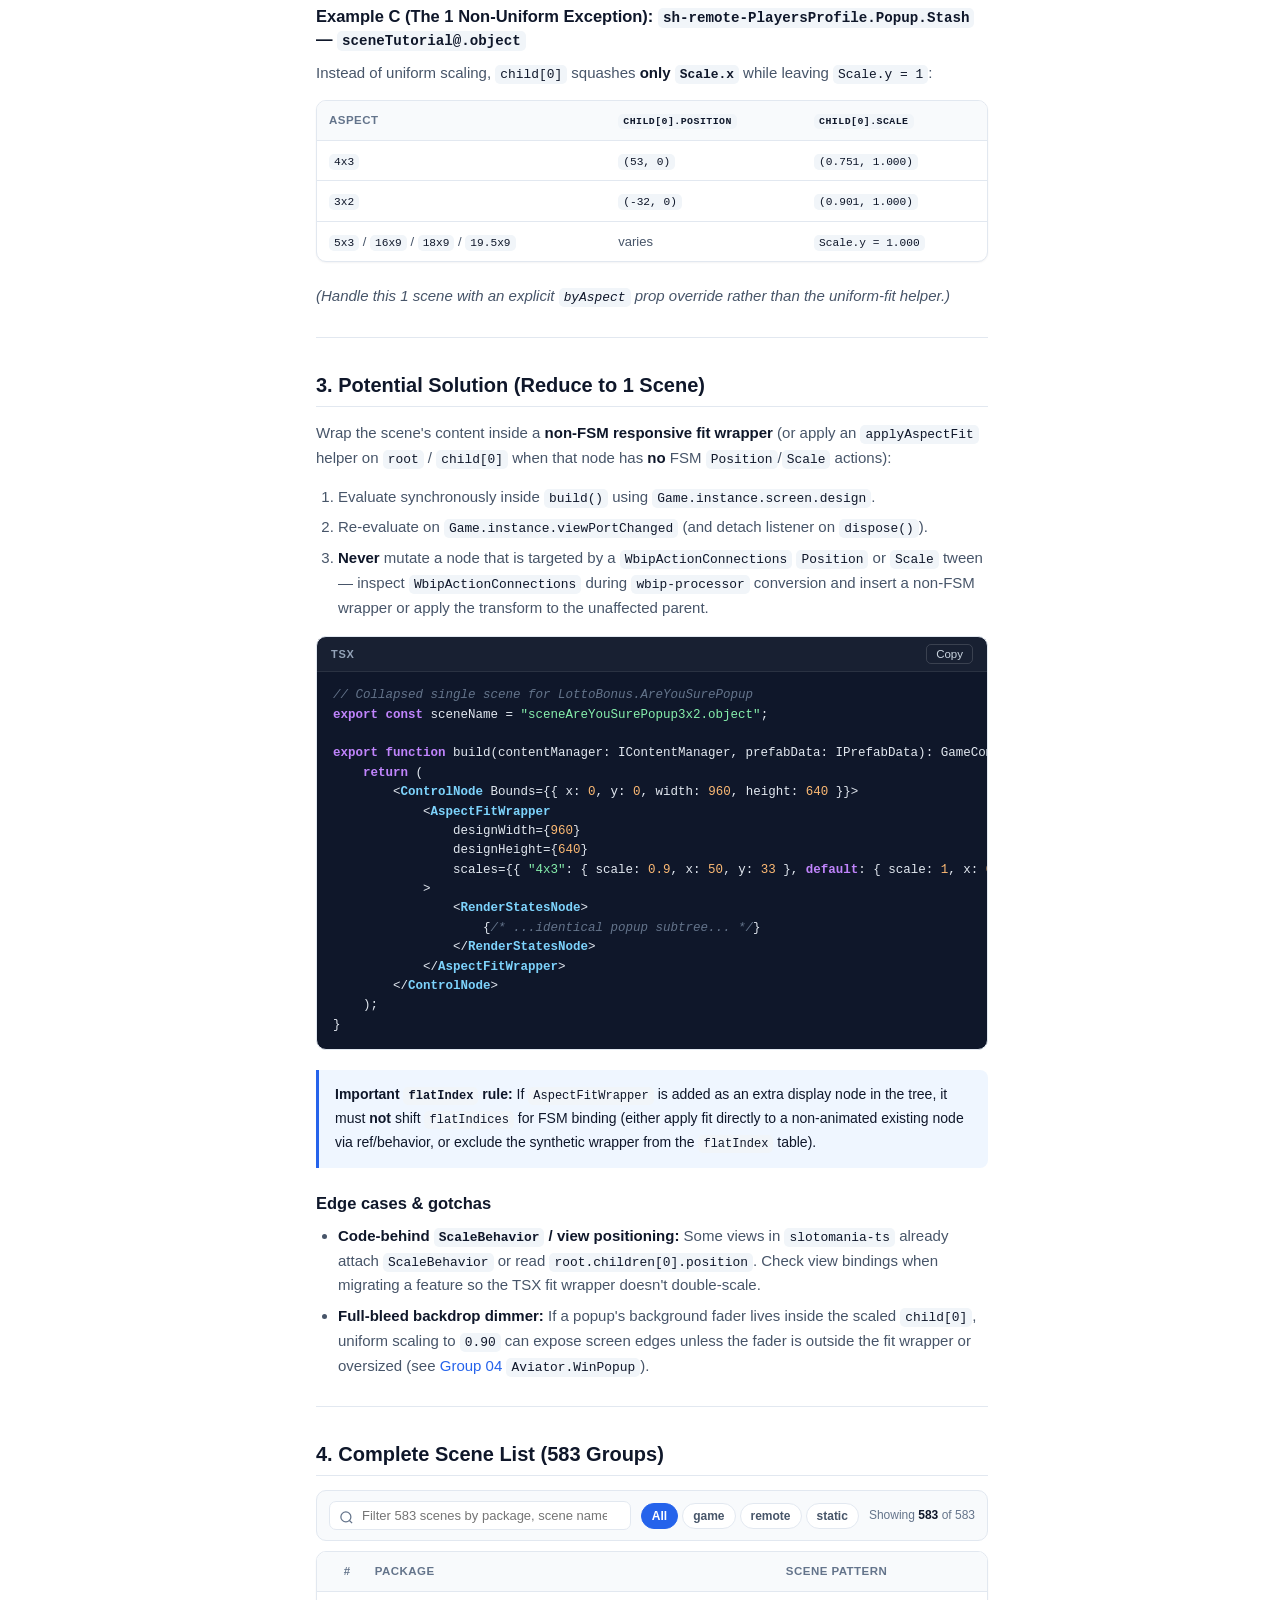
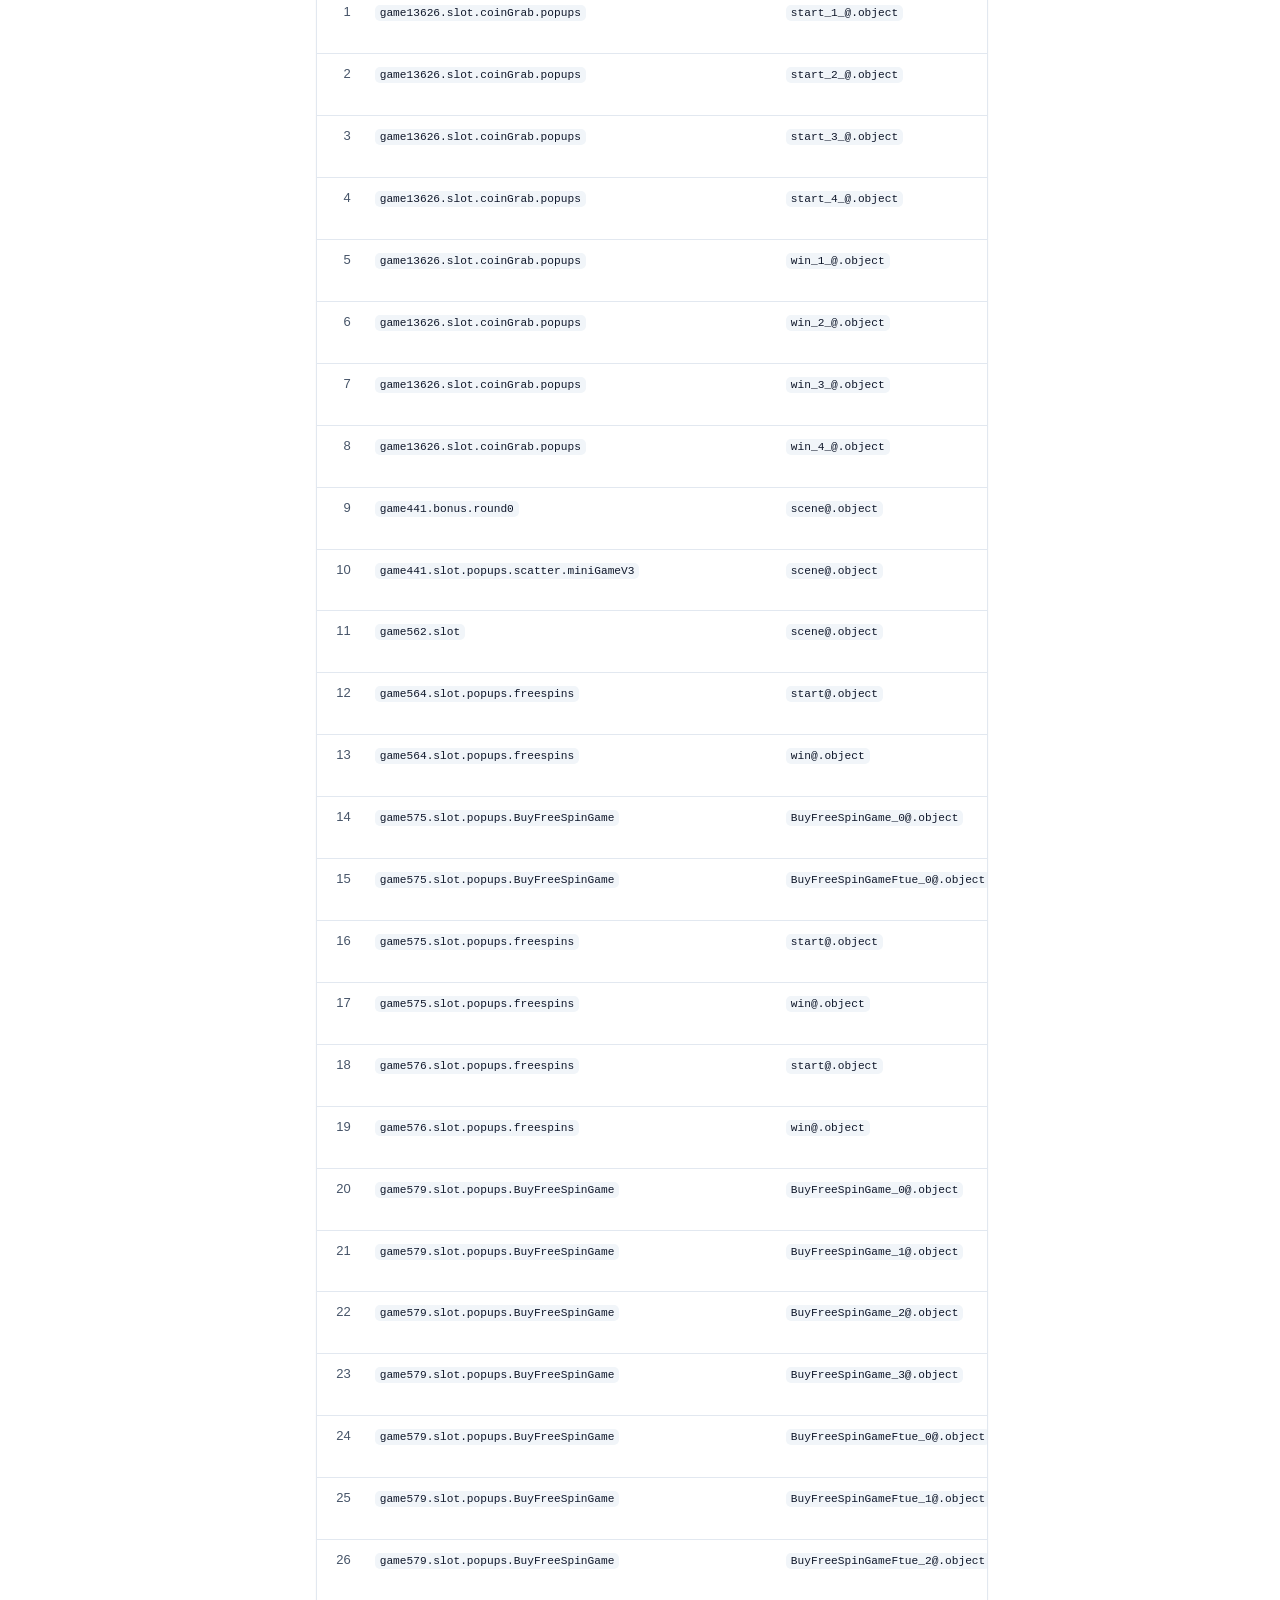
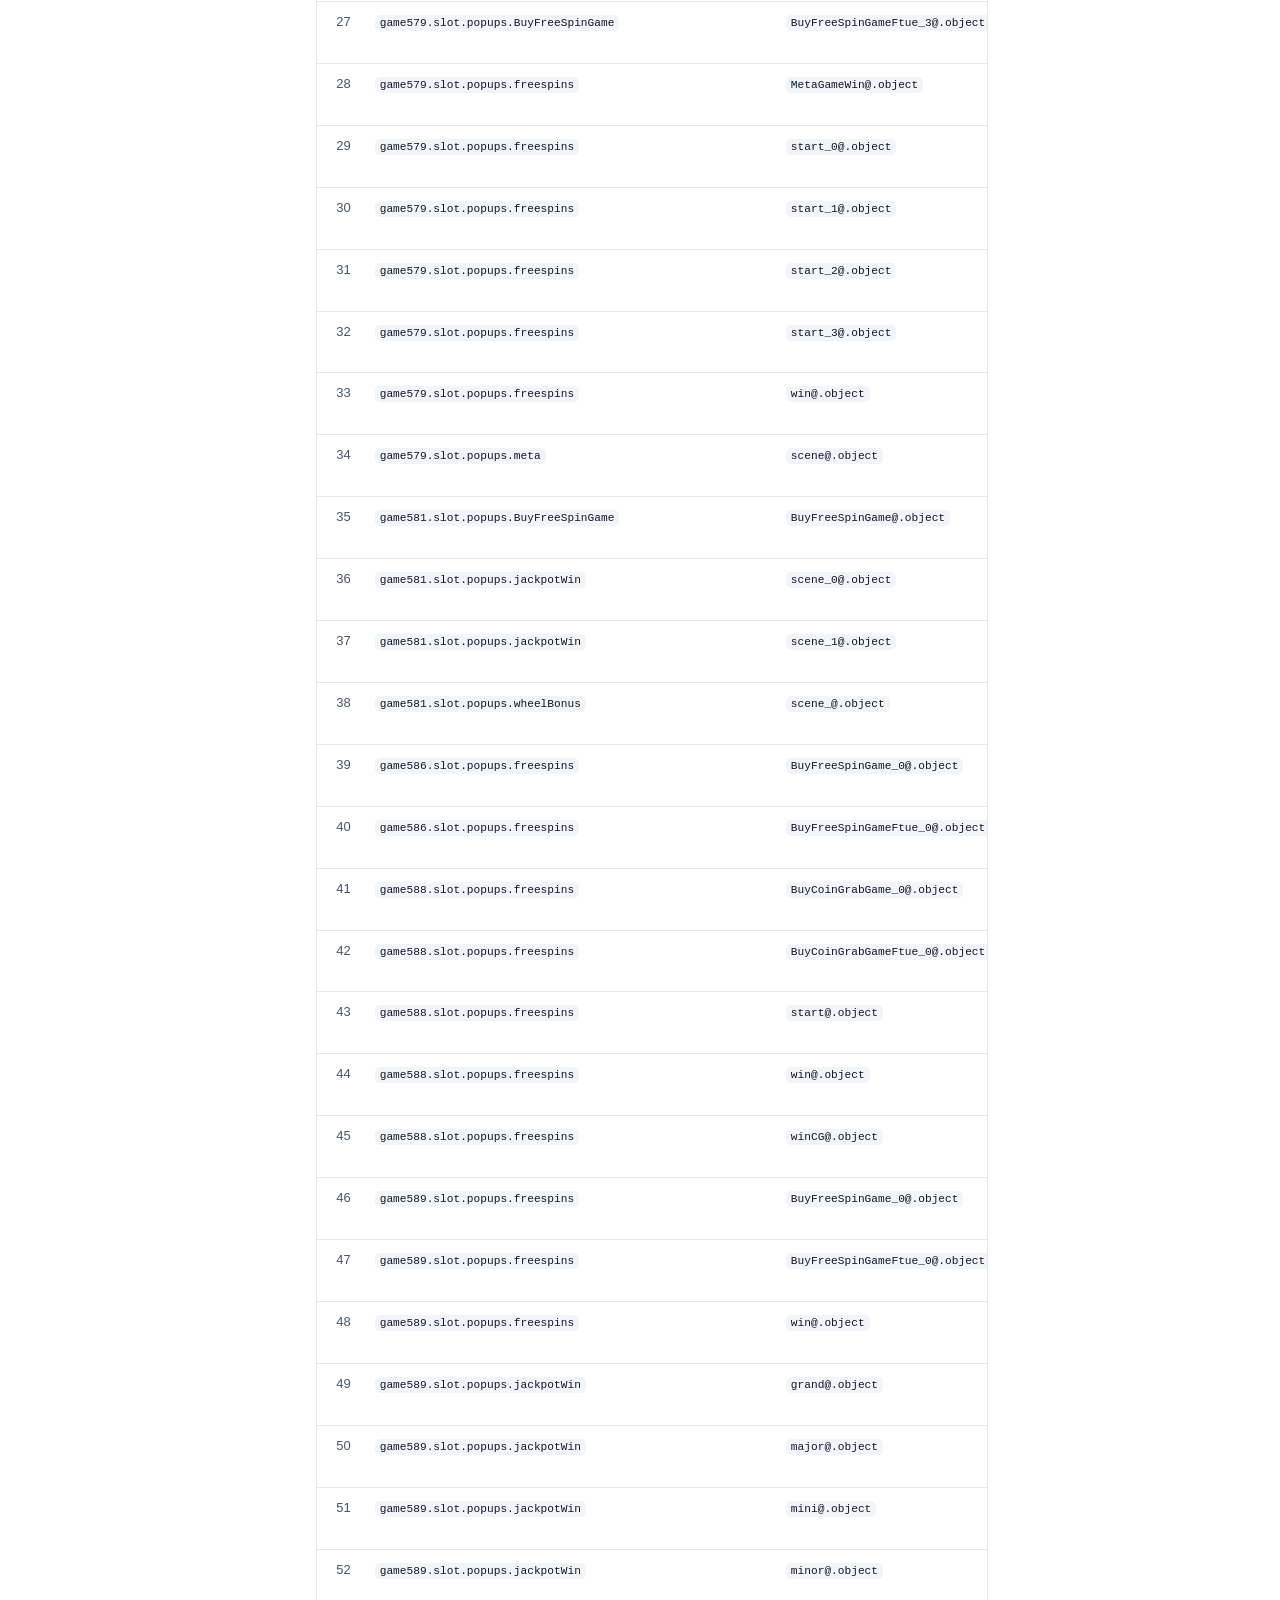
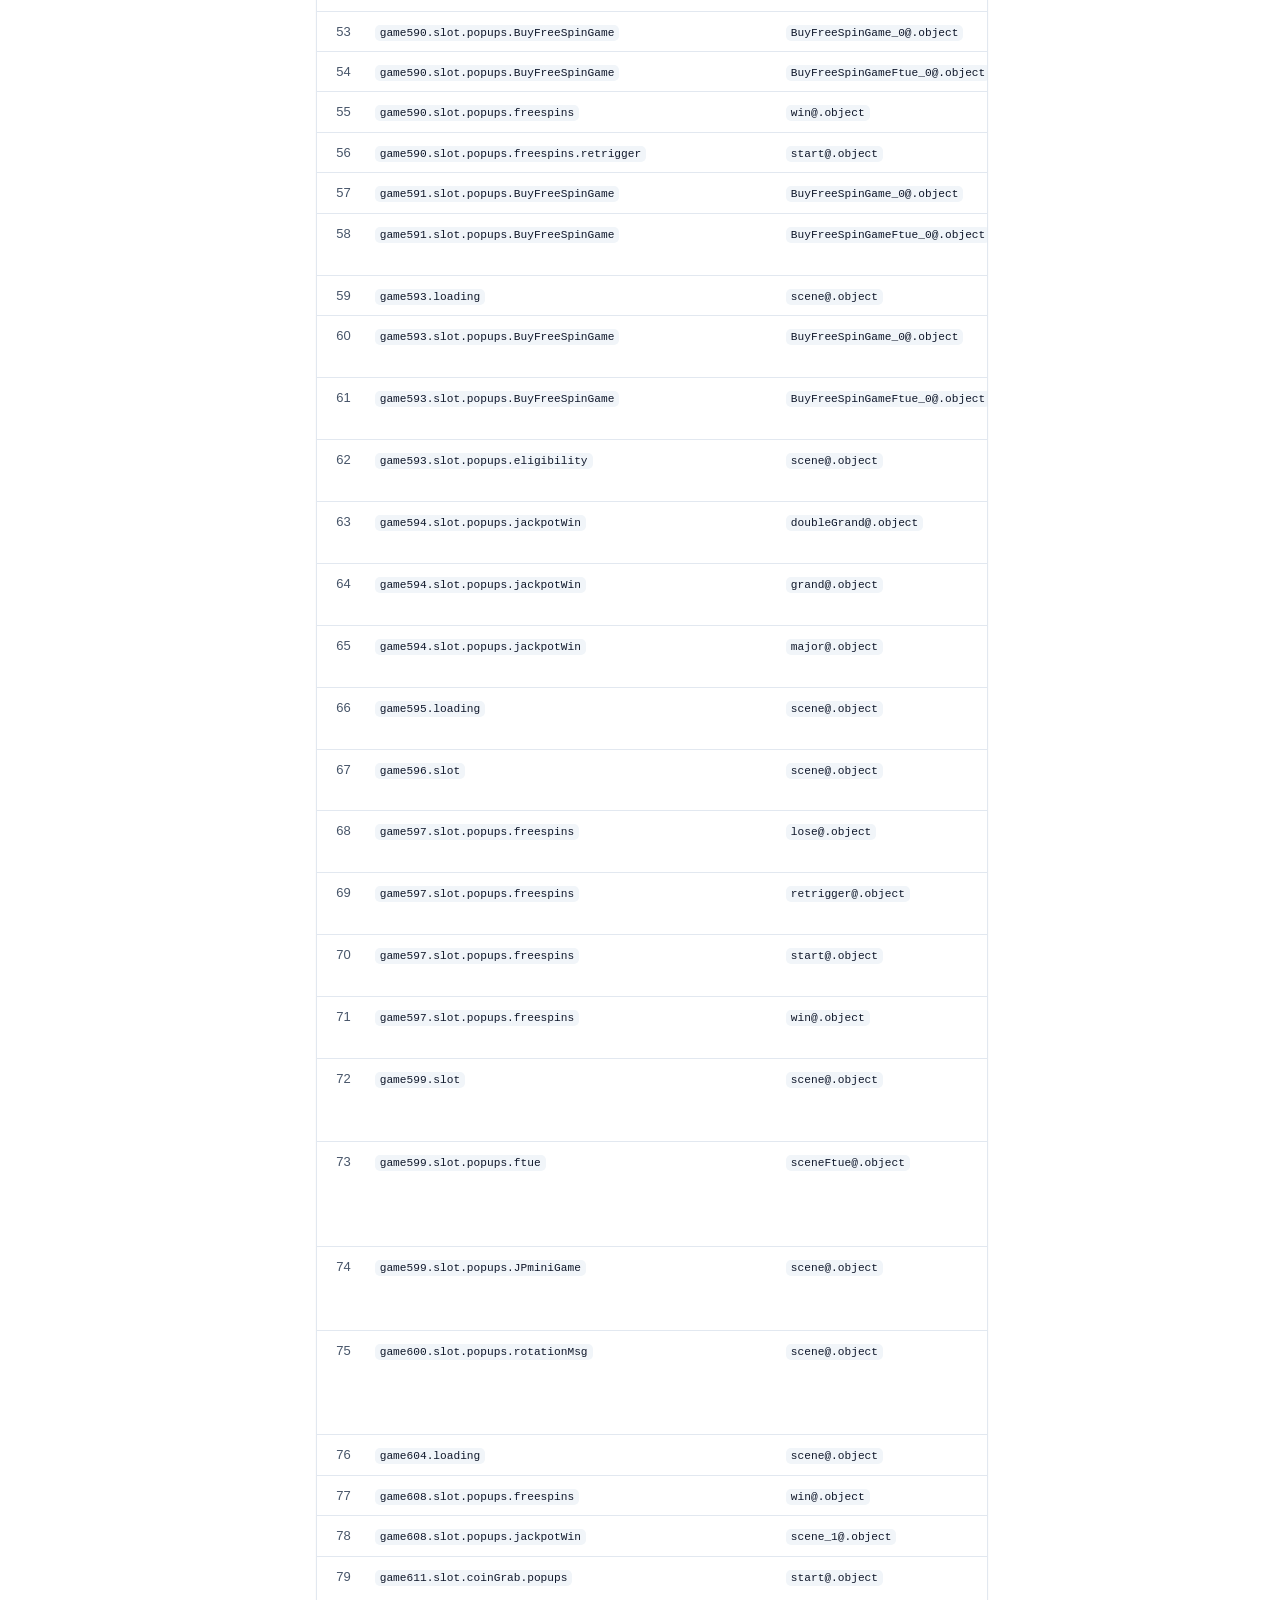
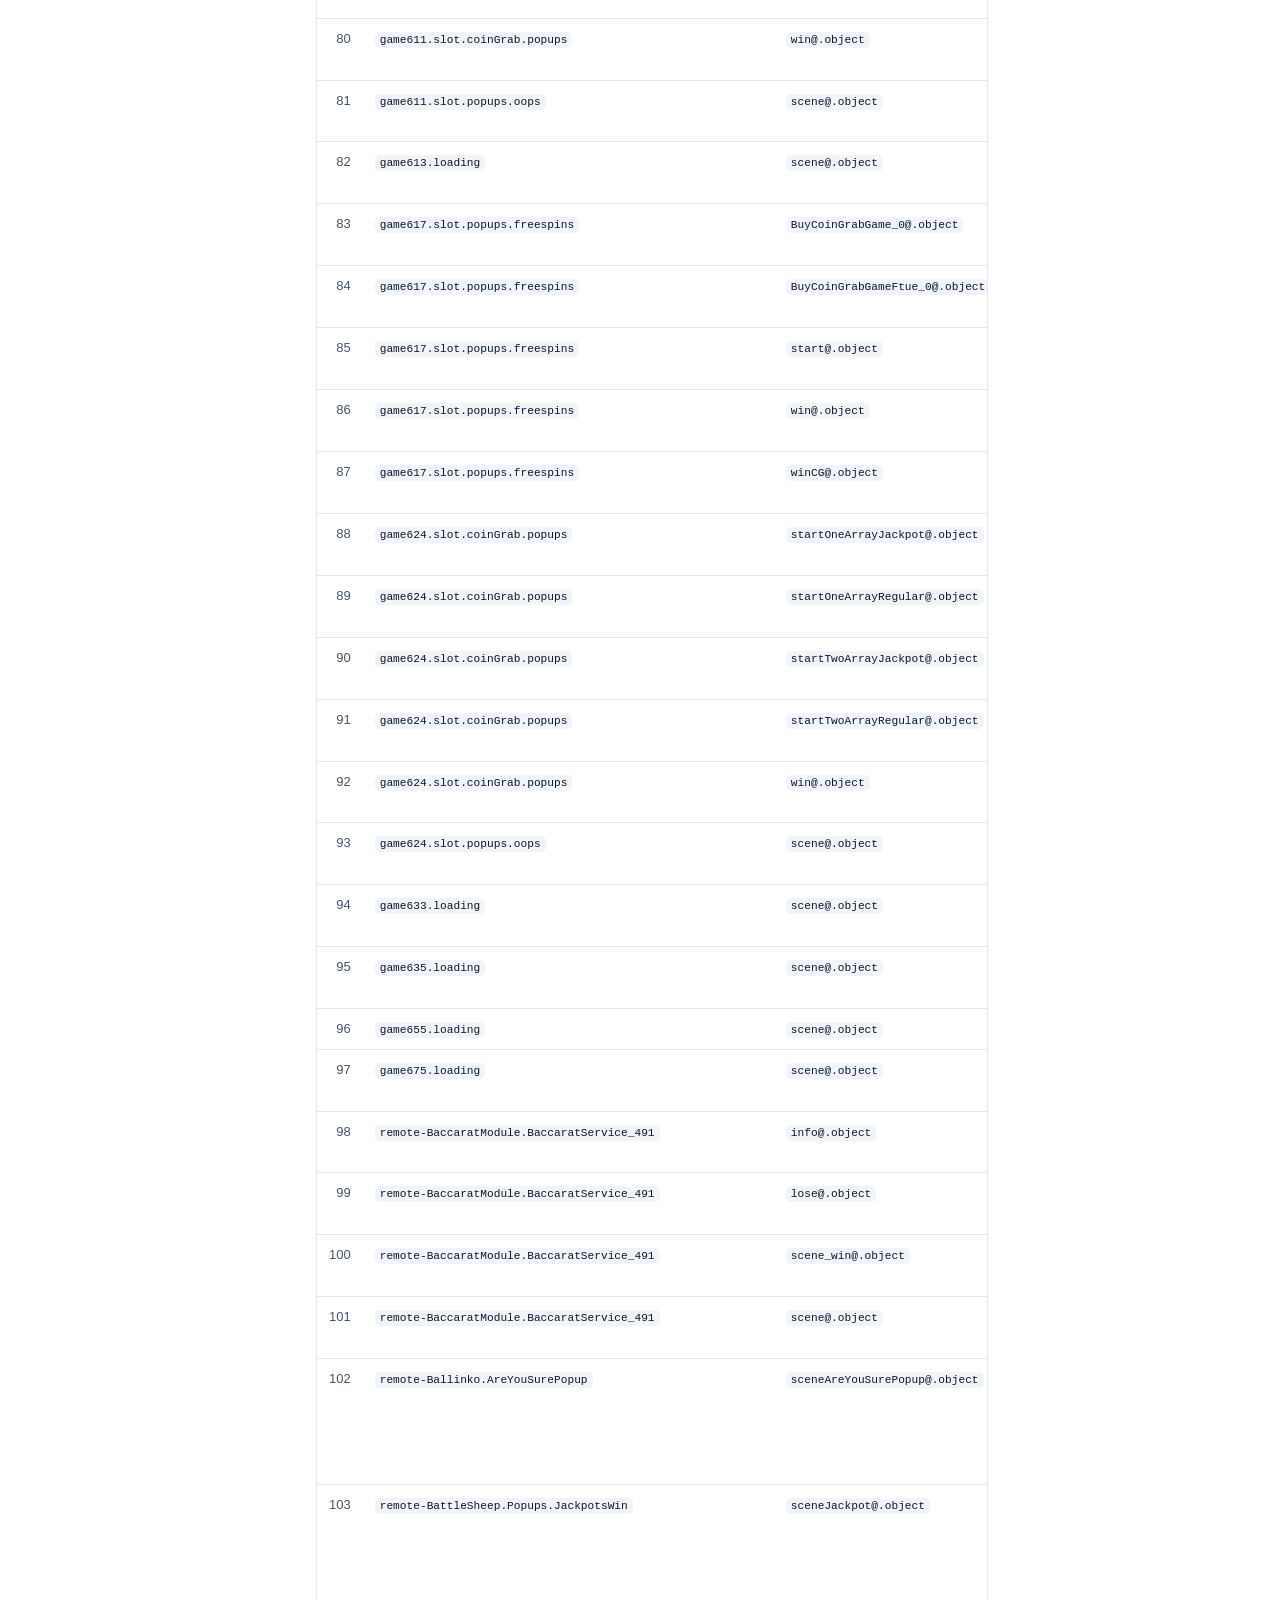
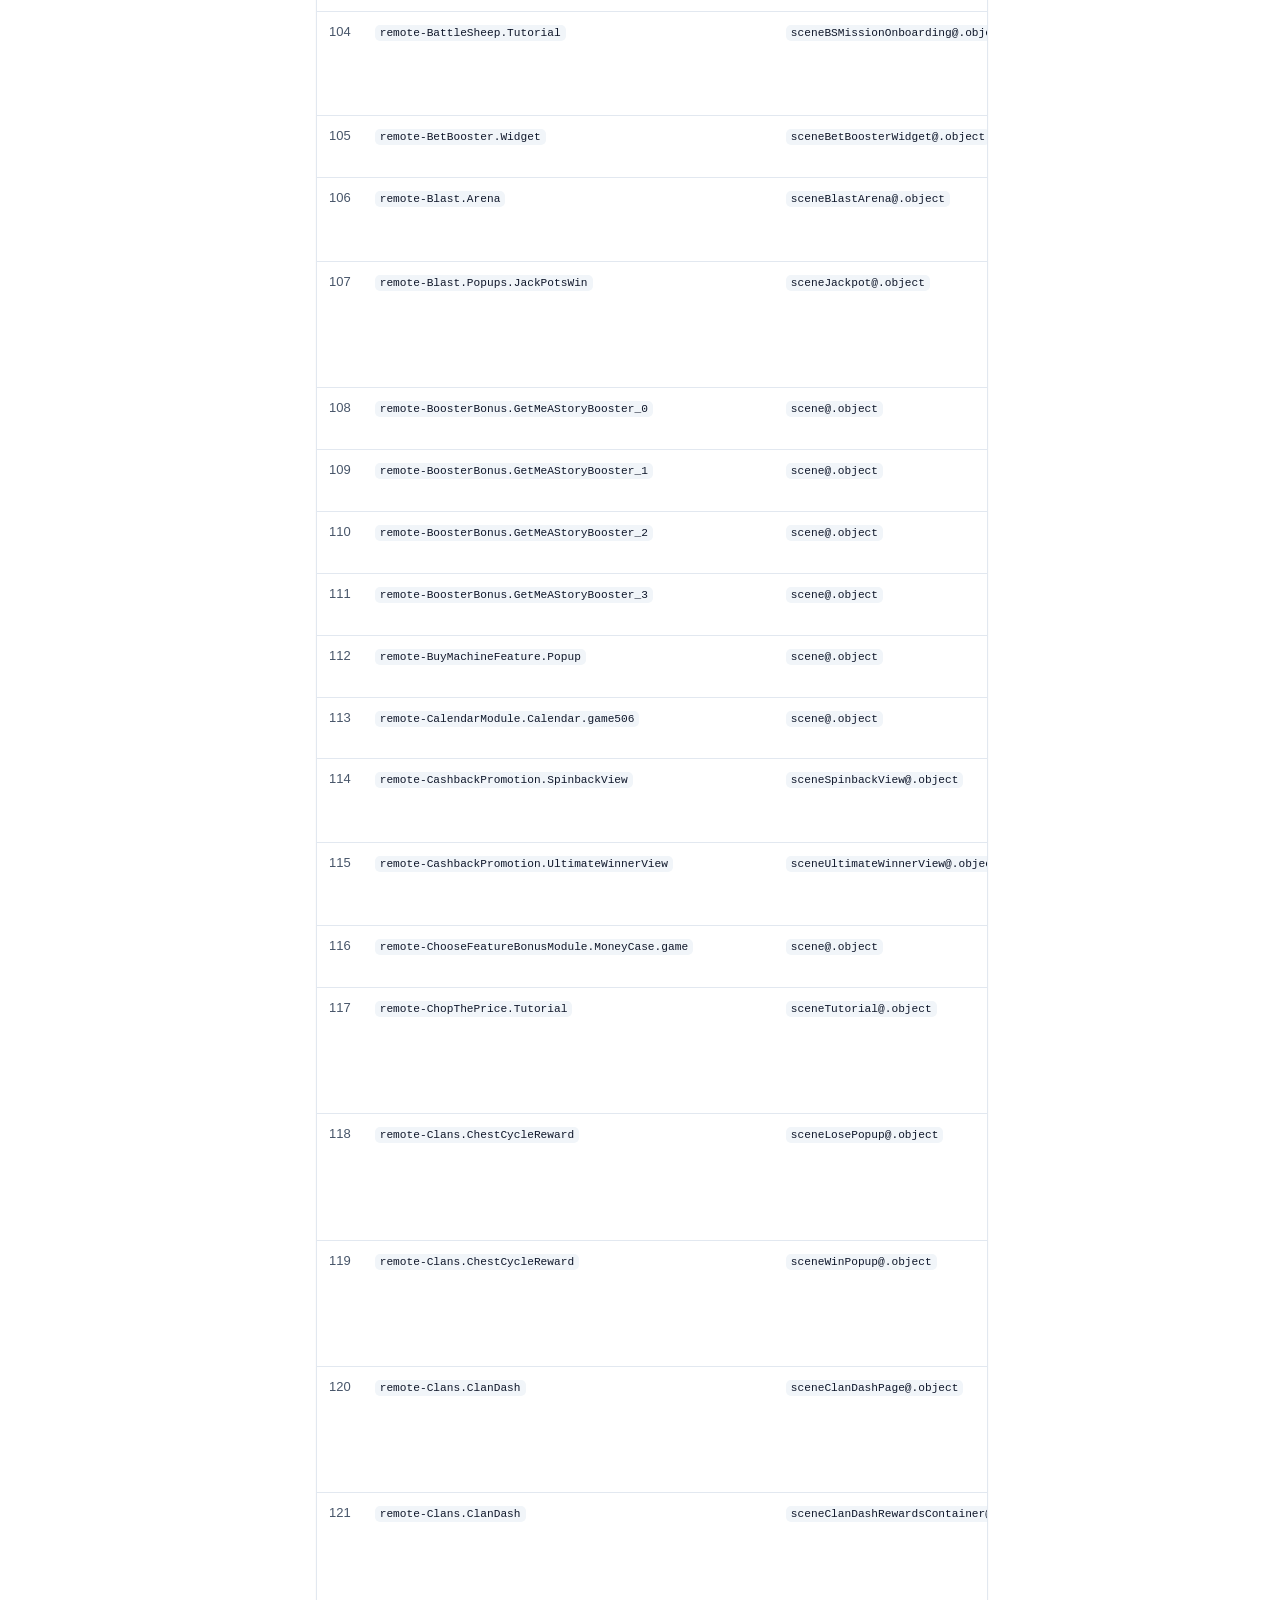
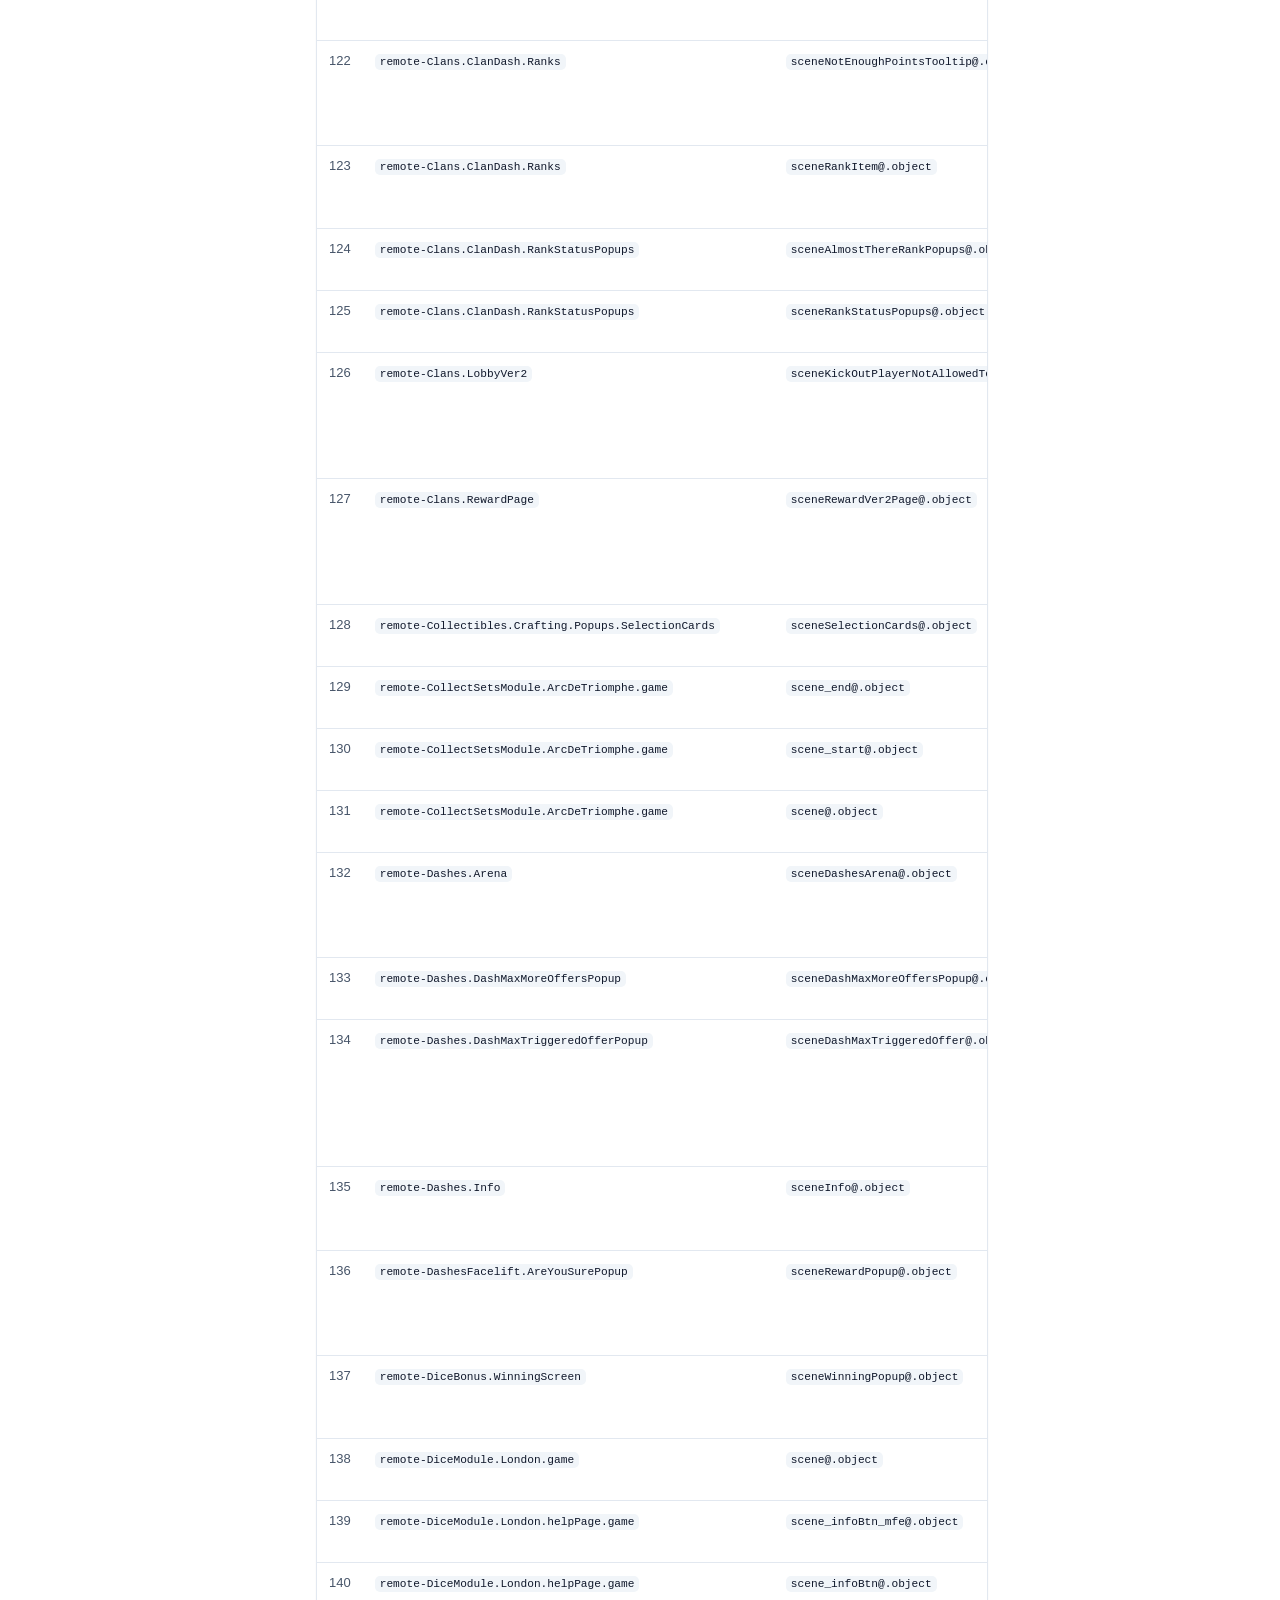
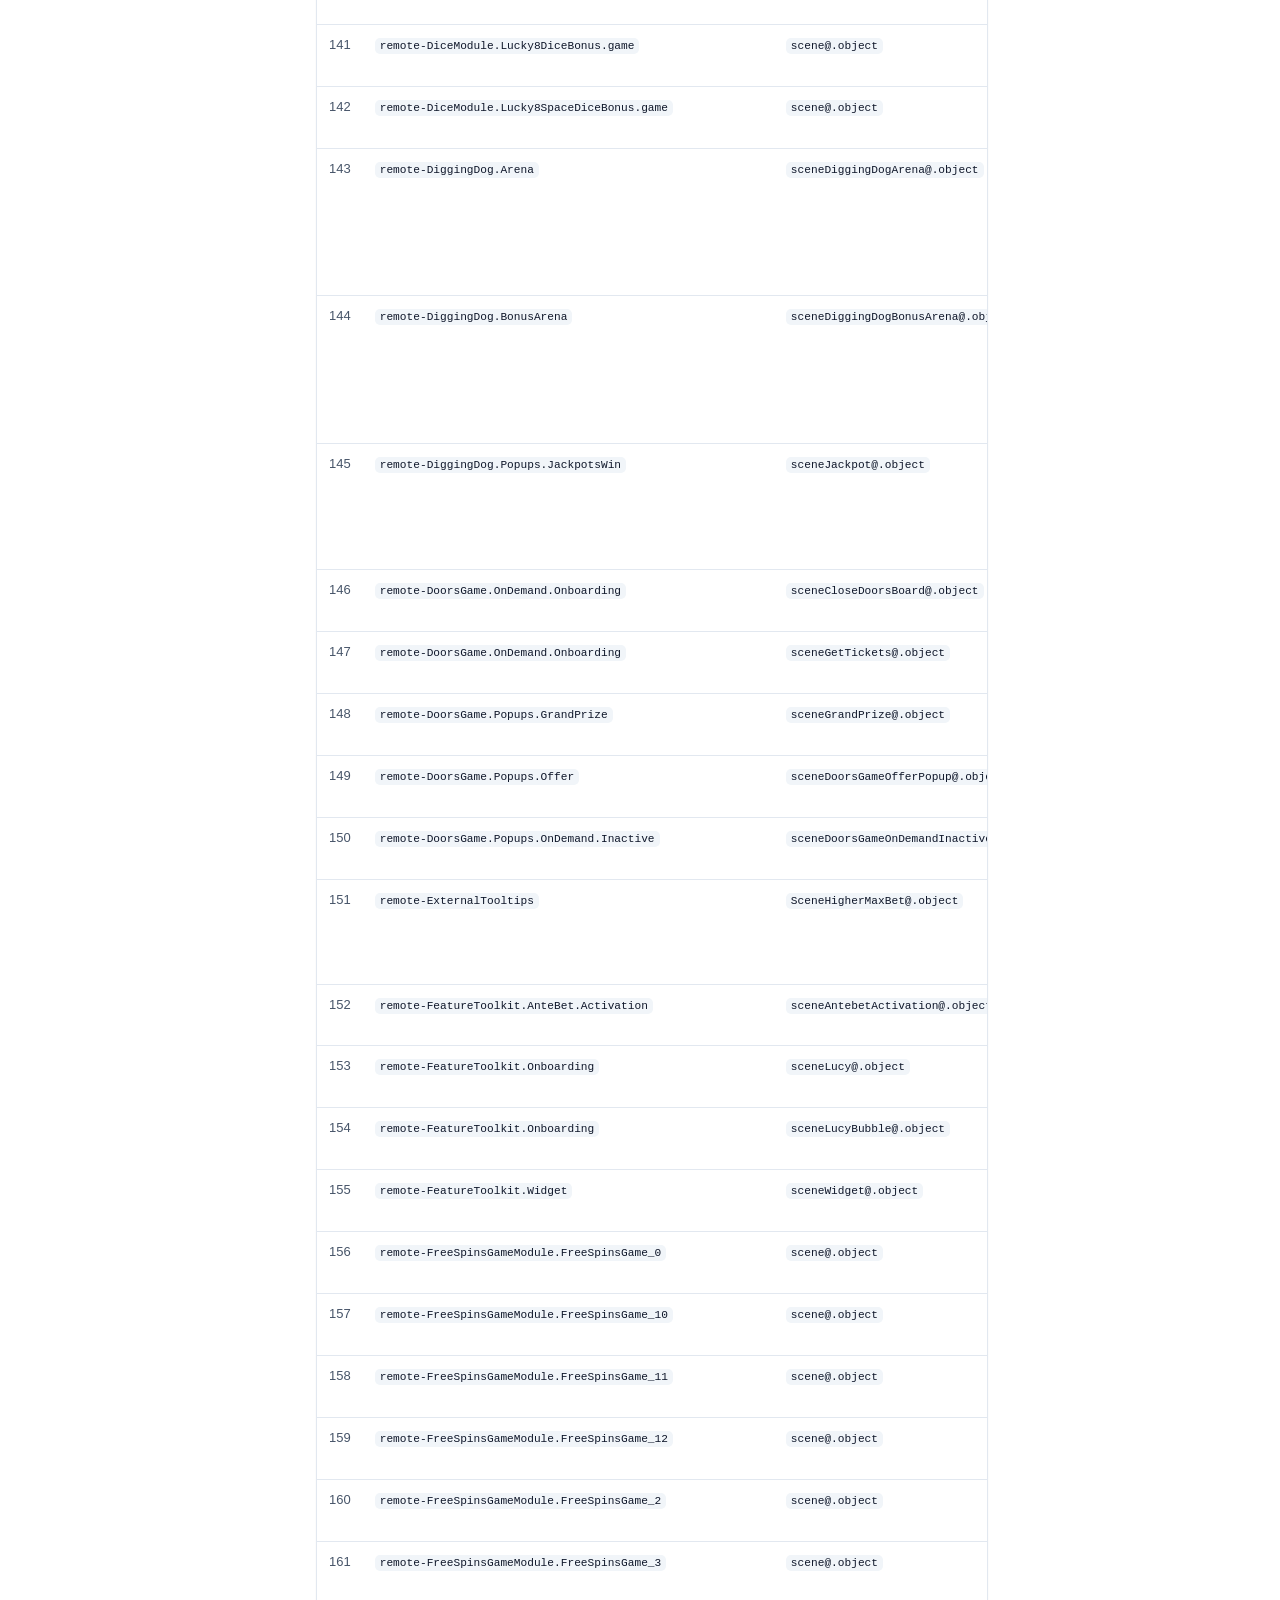
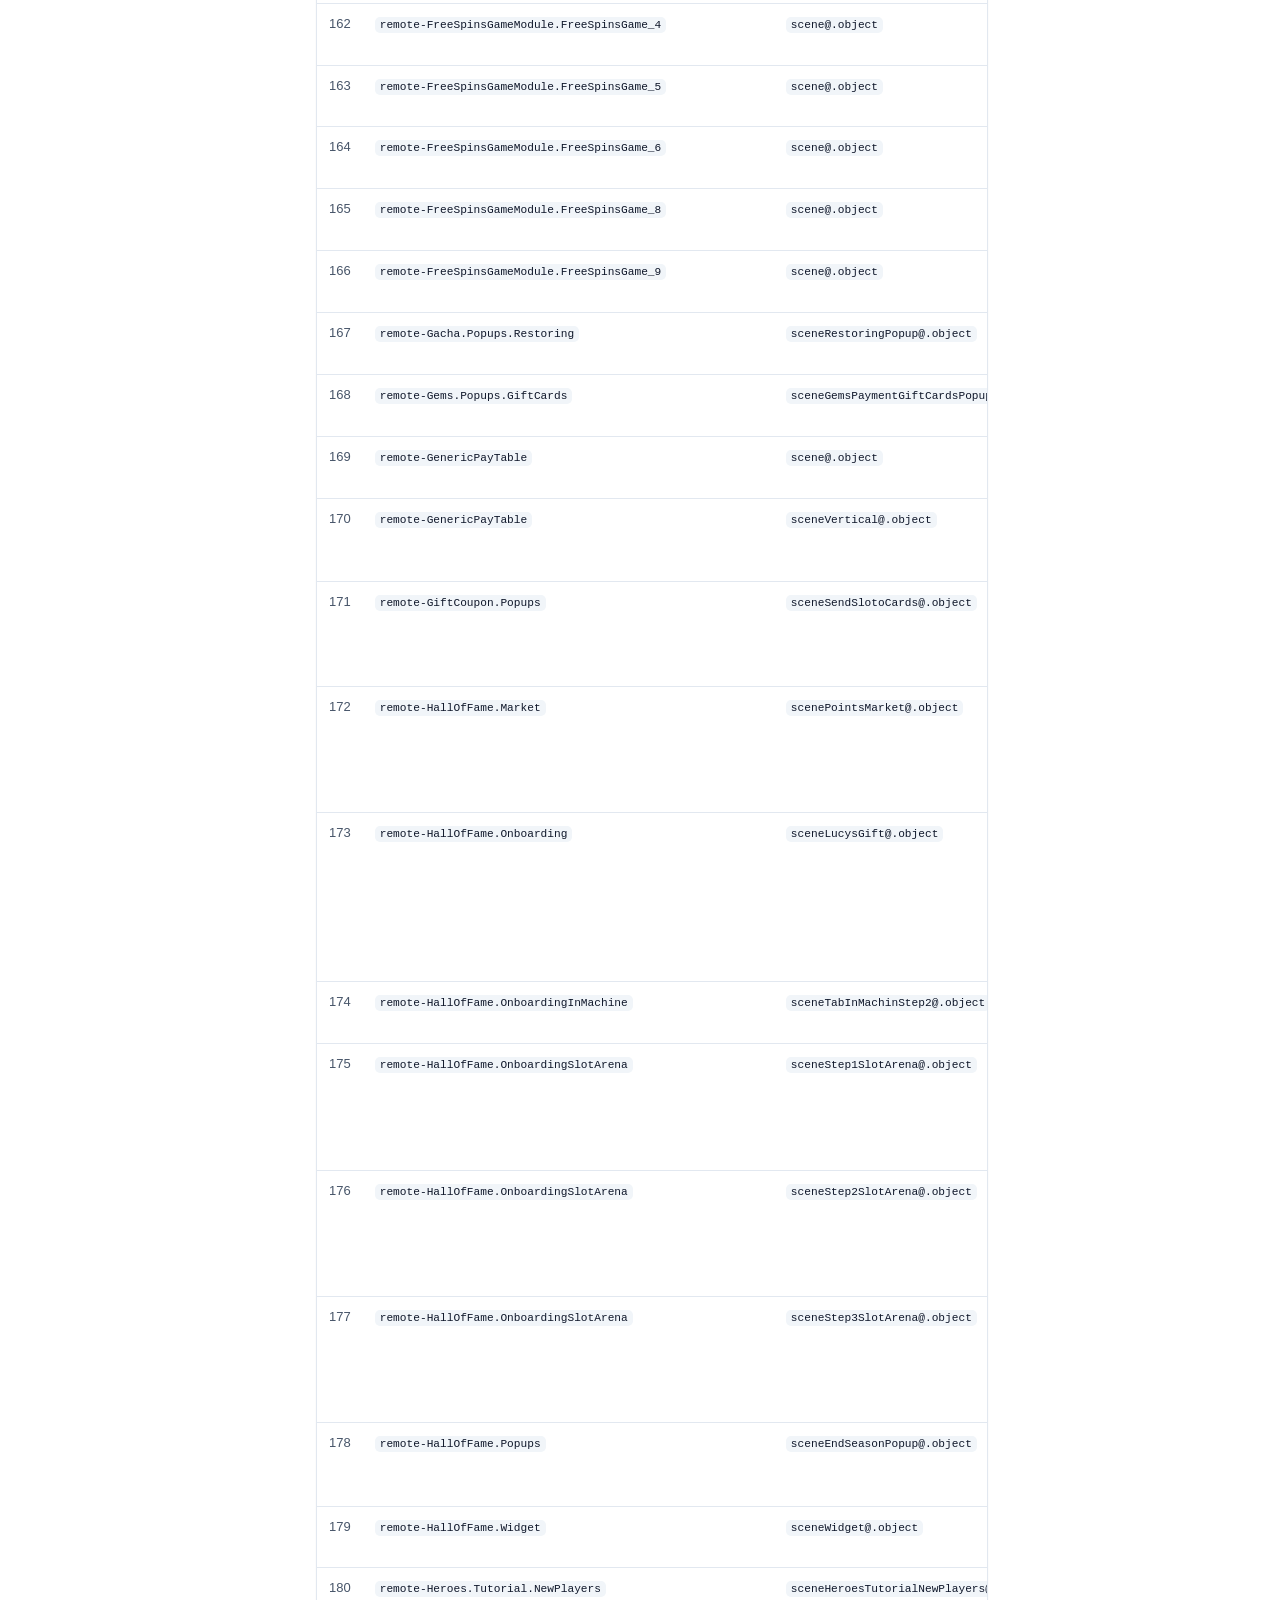
<file: 03-root-uniform-scale-offset.html>
<!DOCTYPE html>
<html lang="en">
<head>
  <meta charset="UTF-8" />
  <meta name="viewport" content="width=device-width, initial-scale=1.0" />
  <title>Group 03 — Top-Level Uniform Scale + Centering Offset — Multi-Aspect WBIP Scenes Docs</title>
  <link rel="stylesheet" href="./assets/style.css" />
  <script>
    (function() {
      var t = localStorage.getItem("wbip-docs-theme");
      if (t === "dark" || (!t && window.matchMedia && window.matchMedia("(prefers-color-scheme: dark)").matches)) {
        document.documentElement.setAttribute("data-theme", "dark");
      }
    })();
  </script>
</head>
<body>
  <div class="mobile-topbar">
    <button type="button" class="icon-btn" id="sidebar-open" aria-label="Open menu">☰</button>
    <a href="./index.html" class="mobile-brand">Multi-Aspect WBIP Docs</a>
    <button type="button" class="icon-btn" id="mobile-theme-toggle" aria-label="Toggle theme">◐</button>
  </div>
  <div class="sidebar-backdrop" id="sidebar-backdrop"></div>
  <div class="layout">
    <aside class="sidebar" id="sidebar">
    <div class="sidebar-brand">
      <a href="./index.html" class="brand-link">
        <span class="brand-logo">@</span>
        <span>
          <strong>Multi-Aspect WBIP</strong>
          <small>Scene Diff &amp; Reduction Docs</small>
        </span>
      </a>
      <button class="icon-btn mobile-close" id="sidebar-close" aria-label="Close navigation">✕</button>
    </div>
    <div class="global-search-box">
      <svg class="search-icon" viewBox="0 0 24 24" width="14" height="14" fill="none" stroke="currentColor" stroke-width="2"><circle cx="11" cy="11" r="8"/><path d="m21 21-4.3-4.3"/></svg>
      <input type="search" id="global-search-input" placeholder="Search all 1,456 scenes..." autocomplete="off" aria-label="Search all scenes across all groups" />
      <kbd>/</kbd>
      <div class="global-search-results" id="global-search-results" hidden></div>
    </div>
    <nav class="sidebar-nav" aria-label="Diff groups">
      <div class="nav-section-title">Documentation</div>
      <a class="nav-item" href="./index.html"><span class="nav-label">Overview &amp; Index</span><span class="nav-count badge-index">1,456</span></a>
      <div class="nav-section-title">Same Node Tree (Groups 01–07)</div>
      <a class="nav-item" href="./01-identical.html"><span class="nav-label"><span class="nav-num">01</span>Identical Trees &amp; FSM</span><span class="nav-count badge-trivial">131</span></a>
      <a class="nav-item" href="./02-root-offset-only.html"><span class="nav-label"><span class="nav-num">02</span>Top-Level Offset / Bounds</span><span class="nav-count badge-easy">23</span></a>
      <a class="nav-item active" href="./03-root-uniform-scale-offset.html"><span class="nav-label"><span class="nav-num">03</span>Uniform Scale + Offset</span><span class="nav-count badge-easy">583</span></a>
      <a class="nav-item" href="./04-prop-diff-1-to-5-nodes.html"><span class="nav-label"><span class="nav-num">04</span>1–5 Nodes Differ</span><span class="nav-count badge-medium">278</span></a>
      <a class="nav-item" href="./05-prop-diff-many-nodes.html"><span class="nav-label"><span class="nav-num">05</span>&gt;5 Nodes Differ</span><span class="nav-count badge-medium">64</span></a>
      <a class="nav-item" href="./06-fsm-actions-differ.html"><span class="nav-label"><span class="nav-num">06</span>FSM actionIndices Differ</span><span class="nav-count badge-medhard">125</span></a>
      <a class="nav-item" href="./07-fsm-states-differ.html"><span class="nav-label"><span class="nav-num">07</span>FSM states Differ</span><span class="nav-count badge-medium">1</span></a>
      <div class="nav-section-title">Structural Diffs (Groups 08–11)</div>
      <a class="nav-item" href="./08-structural-empty-stub.html"><span class="nav-label"><span class="nav-num">08</span>Empty / Stub Variant</span><span class="nav-count badge-easy">1</span></a>
      <a class="nav-item" href="./09-structural-wrapper-or-reorder.html"><span class="nav-label"><span class="nav-num">09</span>Reorder / Wrapper Swap</span><span class="nav-count badge-medhard">65</span></a>
      <a class="nav-item" href="./10-structural-small-node-delta.html"><span class="nav-label"><span class="nav-num">10</span>Small Node Delta (1–3)</span><span class="nav-count badge-hard">55</span></a>
      <a class="nav-item" href="./11-structural-large-divergence.html"><span class="nav-label"><span class="nav-num">11</span>Large Divergence (≥4)</span><span class="nav-count badge-hard">21</span></a>
      <div class="nav-section-title">Orientation</div>
      <a class="nav-item" href="./12-portrait-and-orientation.html"><span class="nav-label"><span class="nav-num">12</span>Portrait &amp; Orientation</span><span class="nav-count badge-mixed">259</span></a>
    </nav>
    <div class="sidebar-footer">
      <button type="button" class="theme-toggle" id="theme-toggle" aria-label="Toggle color theme">
        <span class="theme-icon">◐</span>
        <span class="theme-label">Toggle Light / Dark</span>
      </button>
    </div>
  </aside>
    <main class="main">
      <div class="content-grid">
        <article class="article">
          <div class="breadcrumb">
            <a href="./index.html">Overview</a>
            <span class="sep">/</span><span>Group 03: Uniform Scale + Offset</span>
          </div>
          <div class="page-header">
          <div class="page-eyebrow">
            <span class="badge badge-easy">Easy</span>
            <span class="eyebrow-count">583 landscape groups</span>
          </div>
          <h1 id="group-03-top-level-uniform-scale-centering-offset">Group 03 — Top-Level Uniform Scale + Centering Offset</h1>
        </div>
<div class="meta-grid"><div class="meta-card"><div class="meta-label">Count</div><div class="meta-value"><code>583</code> landscape groups (<code>43.3%</code> of <code>1,347</code>) — <strong>the single largest category in the entire corpus</strong></div></div><div class="meta-card"><div class="meta-label">Difficulty</div><div class="meta-value"><strong>Easy</strong></div></div><div class="meta-card"><div class="meta-label">Target outcome</div><div class="meta-value">Collapse to <strong>1 <code>scene.object.tsx</code></strong> using a non-FSM responsive uniform-fit + centering wrapper.</div></div></div>
<hr class="section-divider" />
<h2 id="1-what-defines-this-group"><a class="anchor" href="#1-what-defines-this-group" aria-hidden="true">#</a>1. What Defines This Group</h2>
<p>Every landscape variant has the <strong>exact same node tree and FSM</strong>. The <strong>only</strong> differences occur on the <strong>root node</strong> or a <strong>direct child</strong> (<code>depth &lt;= 1</code>), exclusively on <code>Position</code>, <code>Scale</code>, and optionally <code>Bounds</code>.</p>
<ul><li><strong><code>576 / 583</code> (<code>98.8%</code>)</strong> use <strong>uniform scaling</strong> (<code>Scale.x === Scale.y</code>, typically <code>0.80–0.90</code> on <code>4x3</code> and <code>0.95</code> on <code>3x2</code> / <code>16x9</code>) paired with a centering <code>(x, y)</code> offset so the popup fits inside the narrower <code>4x3</code> viewport without clipping.</li><li><strong><code>7 / 583</code> (<code>1.2%</code>)</strong> use <strong>non-uniform scaling</strong> (for example <code>remote-PlayersProfile.Popup.Stash / Rank / HallofBadges :: sceneTutorial@.object</code> with <code>Scale.y = 1</code>, <code>Scale.x = 0.751 → 1.221</code>).</li></ul>
<h3 id="why-does-this-happen-in-wbip"><a class="anchor" href="#why-does-this-happen-in-wbip" aria-hidden="true">#</a>Why does this happen in WBIP?</h3>
<p>Popups are authored at a canonical design size (typically <code>3x2</code> <code>960×640</code> or <code>16x9</code>). When exporting for <code>4x3</code> (which is narrower relative to height), artists apply a uniform scale factor (e.g. <code>0.90</code>) to the popup root or <code>child[0]</code> and shift <code>(x, y)</code> by <code>(width * (1 - s) / 2, height * (1 - s) / 2)</code> to keep it centered.</p>
<hr class="section-divider" />
<h2 id="2-real-wbip-examples"><a class="anchor" href="#2-real-wbip-examples" aria-hidden="true">#</a>2. Real WBIP Examples</h2>
<h3 id="example-a-sh-remote-lottobonus-areyousurepopup-sceneareyousurepopup-object-classic-4x3-0-90-fit"><a class="anchor" href="#example-a-sh-remote-lottobonus-areyousurepopup-sceneareyousurepopup-object-classic-4x3-0-90-fit" aria-hidden="true">#</a>Example A: <code>sh-remote-LottoBonus.AreYouSurePopup</code> — <code>sceneAreYouSurePopup@.object</code> (Classic <code>4x3</code> <code>0.90</code> fit)</h3>
<div class="code-block">
        <div class="code-header">
          <span class="code-lang">TEXT</span>
          <button class="copy-btn" type="button" data-copy>Copy</button>
        </div>
        <pre><code class="lang-text"><span class="tree-line"><span class="tok-node">CONTROL_NODE</span> (root, Bounds: 960×640)</span>
<span class="tree-line tree-line-mod">  └─ RENDER_STATES_NODE (child[0])   <span class="tree-note">&lt;-- ONLY this node differs!</span></span>
<span class="tree-line">       └─ ... (entire popup subtree identical on 4x3 and 3x2)</span></code></pre>
      </div>
<div class="table-wrap"><table id="tbl-03-1" class=""><thead><tr><th class="align-left">Aspect</th><th class="align-left"><code>root.Bounds</code></th><th class="align-left"><code>child[0].Position</code></th><th class="align-left"><code>child[0].Scale</code></th></tr></thead><tbody><tr data-scope="" data-search="3x2 960 × 640 (0, 0) *(default)* (1.00, 1.00) *(default)*"><td class="align-left"><code>3x2</code></td><td class="align-left"><code>960 × 640</code></td><td class="align-left"><code>(0, 0)</code> <em>(default)</em></td><td class="align-left"><code>(1.00, 1.00)</code> <em>(default)</em></td></tr><tr data-scope="" data-search="4x3 960 × 640 (50, 33) (0.90, 0.90)"><td class="align-left"><code>4x3</code></td><td class="align-left"><code>960 × 640</code></td><td class="align-left"><code>(50, 33)</code></td><td class="align-left"><code>(0.90, 0.90)</code></td></tr></tbody></table></div>
<p><em>Check the centering math:</em> <code>960 * (1 - 0.9) / 2 = 48</code> (≈ <code>50</code>), <code>640 * (1 - 0.9) / 2 = 32</code> (≈ <code>33</code>).</p>
<h3 id="example-b-pvr16-remote-dashes-info-sceneinfo-object-3-aspect-scale-ladder-on-root"><a class="anchor" href="#example-b-pvr16-remote-dashes-info-sceneinfo-object-3-aspect-scale-ladder-on-root" aria-hidden="true">#</a>Example B: <code>pvr16-remote-Dashes.Info</code> — <code>sceneInfo@.object</code> (3-aspect scale ladder on <code>root</code>)</h3>
<div class="table-wrap"><table id="tbl-03-2" class=""><thead><tr><th class="align-left">Aspect</th><th class="align-left"><code>root.Bounds</code></th><th class="align-left"><code>root.Position</code></th><th class="align-left"><code>root.Scale</code></th><th class="align-left"><code>child[0]#PlaceContent</code></th></tr></thead><tbody><tr data-scope="" data-search="4x3 720 × 480 (36, 24) (0.90, 0.90) pos=(20, 0), 680×480 *(identical)*"><td class="align-left"><code>4x3</code></td><td class="align-left"><code>720 × 480</code></td><td class="align-left"><code>(36, 24)</code></td><td class="align-left"><code>(0.90, 0.90)</code></td><td class="align-left"><code>pos=(20, 0), 680×480</code> <em>(identical)</em></td></tr><tr data-scope="" data-search="3x2 720 × 480 (26, 12) (0.95, 0.95) pos=(20, 0), 680×480 *(identical)*"><td class="align-left"><code>3x2</code></td><td class="align-left"><code>720 × 480</code></td><td class="align-left"><code>(26, 12)</code></td><td class="align-left"><code>(0.95, 0.95)</code></td><td class="align-left"><code>pos=(20, 0), 680×480</code> <em>(identical)</em></td></tr><tr data-scope="" data-search="16x9 720 × 480 (0, 0) (1.00, 1.00) pos=(20, 0), 680×480 *(identical)*"><td class="align-left"><code>16x9</code></td><td class="align-left"><code>720 × 480</code></td><td class="align-left"><code>(0, 0)</code></td><td class="align-left"><code>(1.00, 1.00)</code></td><td class="align-left"><code>pos=(20, 0), 680×480</code> <em>(identical)</em></td></tr></tbody></table></div>
<h3 id="example-c-the-1-non-uniform-exception-sh-remote-playersprofile-popup-stash-scenetutorial-object"><a class="anchor" href="#example-c-the-1-non-uniform-exception-sh-remote-playersprofile-popup-stash-scenetutorial-object" aria-hidden="true">#</a>Example C (The 1 Non-Uniform Exception): <code>sh-remote-PlayersProfile.Popup.Stash</code> — <code>sceneTutorial@.object</code></h3>
<p>Instead of uniform scaling, <code>child[0]</code> squashes <strong>only <code>Scale.x</code></strong> while leaving <code>Scale.y = 1</code>:</p>
<div class="table-wrap"><table id="tbl-03-3" class=""><thead><tr><th class="align-left">Aspect</th><th class="align-left"><code>child[0].Position</code></th><th class="align-left"><code>child[0].Scale</code></th></tr></thead><tbody><tr data-scope="" data-search="4x3 (53, 0) (0.751, 1.000)"><td class="align-left"><code>4x3</code></td><td class="align-left"><code>(53, 0)</code></td><td class="align-left"><code>(0.751, 1.000)</code></td></tr><tr data-scope="" data-search="3x2 (-32, 0) (0.901, 1.000)"><td class="align-left"><code>3x2</code></td><td class="align-left"><code>(-32, 0)</code></td><td class="align-left"><code>(0.901, 1.000)</code></td></tr><tr data-scope="" data-search="5x3 / 16x9 / 18x9 / 19.5x9 varies scale.y = 1.000"><td class="align-left"><code>5x3</code> / <code>16x9</code> / <code>18x9</code> / <code>19.5x9</code></td><td class="align-left">varies</td><td class="align-left"><code>Scale.y = 1.000</code></td></tr></tbody></table></div>
<p><em>(Handle this 1 scene with an explicit <code>byAspect</code> prop override rather than the uniform-fit helper.)</em></p>
<hr class="section-divider" />
<h2 id="3-potential-solution-reduce-to-1-scene"><a class="anchor" href="#3-potential-solution-reduce-to-1-scene" aria-hidden="true">#</a>3. Potential Solution (Reduce to 1 Scene)</h2>
<p>Wrap the scene's content inside a <strong>non-FSM responsive fit wrapper</strong> (or apply an <code>applyAspectFit</code> helper on <code>root</code> / <code>child[0]</code> when that node has <strong>no</strong> FSM <code>Position</code>/<code>Scale</code> actions):</p>
<ol><li>Evaluate synchronously inside <code>build()</code> using <code>Game.instance.screen.design</code>.</li><li>Re-evaluate on <code>Game.instance.viewPortChanged</code> (and detach listener on <code>dispose()</code>).</li><li><strong>Never</strong> mutate a node that is targeted by a <code>WbipActionConnections</code> <code>Position</code> or <code>Scale</code> tween — inspect <code>WbipActionConnections</code> during <code>wbip-processor</code> conversion and insert a non-FSM wrapper or apply the transform to the unaffected parent.</li></ol>
<div class="code-block">
        <div class="code-header">
          <span class="code-lang">TSX</span>
          <button class="copy-btn" type="button" data-copy>Copy</button>
        </div>
        <pre><code class="lang-tsx"><span class="tok-comment">// Collapsed single scene for LottoBonus.AreYouSurePopup</span>
<span class="tok-kw">export</span> <span class="tok-kw">const</span> sceneName = <span class="tok-string">&quot;sceneAreYouSurePopup3x2.object&quot;</span>;

<span class="tok-kw">export</span> <span class="tok-kw">function</span> build(contentManager: IContentManager, prefabData: IPrefabData): GameComponent {
    <span class="tok-kw">return</span> (
        &lt;<span class="tok-tag">ControlNode</span> Bounds={{ x: <span class="tok-num">0</span>, y: <span class="tok-num">0</span>, width: <span class="tok-num">960</span>, height: <span class="tok-num">640</span> }}&gt;
            &lt;<span class="tok-tag">AspectFitWrapper</span>
                designWidth={<span class="tok-num">960</span>}
                designHeight={<span class="tok-num">640</span>}
                scales={{ <span class="tok-string">&quot;4x3&quot;</span>: { scale: <span class="tok-num">0.9</span>, x: <span class="tok-num">50</span>, y: <span class="tok-num">33</span> }, <span class="tok-kw">default</span>: { scale: <span class="tok-num">1</span>, x: <span class="tok-num">0</span>, y: <span class="tok-num">0</span> } }}
            &gt;
                &lt;<span class="tok-tag">RenderStatesNode</span>&gt;
                    {<span class="tok-comment">/* ...identical popup subtree... */</span>}
                &lt;/<span class="tok-tag">RenderStatesNode</span>&gt;
            &lt;/<span class="tok-tag">AspectFitWrapper</span>&gt;
        &lt;/<span class="tok-tag">ControlNode</span>&gt;
    );
}</code></pre>
      </div>
<div class="callout"><strong>Important <code>flatIndex</code> rule:</strong> If <code>AspectFitWrapper</code> is added as an extra display node in the tree, it must <strong>not</strong> shift <code>flatIndices</code> for FSM binding (either apply fit directly to a non-animated existing node via ref/behavior, or exclude the synthetic wrapper from the <code>flatIndex</code> table).</div>
<h3 id="edge-cases-gotchas"><a class="anchor" href="#edge-cases-gotchas" aria-hidden="true">#</a>Edge cases &amp; gotchas</h3>
<ul><li><strong>Code-behind <code>ScaleBehavior</code> / view positioning:</strong> Some views in <code>slotomania-ts</code> already attach <code>ScaleBehavior</code> or read <code>root.children[0].position</code>. Check view bindings when migrating a feature so the TSX fit wrapper doesn't double-scale.</li><li><strong>Full-bleed backdrop dimmer:</strong> If a popup's background fader lives inside the scaled <code>child[0]</code>, uniform scaling to <code>0.90</code> can expose screen edges unless the fader is outside the fit wrapper or oversized (see <a href="./04-prop-diff-1-to-5-nodes.html">Group 04</a> <code>Aviator.WinPopup</code>).</li></ul>
<hr class="section-divider" />
<h2 id="4-complete-scene-list-583-groups"><a class="anchor" href="#4-complete-scene-list-583-groups" aria-hidden="true">#</a>4. Complete Scene List (583 Groups)</h2>
<div class="table-toolbar" data-table-toolbar="tbl-03-4">
              <div class="table-search-wrap">
                <svg class="search-icon" viewBox="0 0 24 24" width="15" height="15" fill="none" stroke="currentColor" stroke-width="2"><circle cx="11" cy="11" r="8"/><path d="m21 21-4.3-4.3"/></svg>
                <input type="search" class="table-search" placeholder="Filter 583 scenes by package, scene name, aspect, or property..." aria-label="Filter table" />
              </div>
              <div class="scope-chips" role="group" aria-label="Filter by package scope">
                      <button type="button" class="chip active" data-scope="all">All</button>
                      <button type="button" class="chip" data-scope="game">game</button><button type="button" class="chip" data-scope="remote">remote</button><button type="button" class="chip" data-scope="static">static</button>
                    </div>
              <span class="table-count" data-count>Showing <strong>583</strong> of 583</span>
            </div><div class="table-wrap"><table id="tbl-03-4" class="inventory-table"><thead><tr><th class="align-right">#</th><th class="align-left">Package</th><th class="align-left">Scene Pattern</th><th class="align-left">Scope</th><th class="align-left">Landscape Aspects</th><th class="align-right">Nodes</th><th class="align-right">Diff Nodes</th><th class="align-left">Top-Level Scale / Offset</th></tr></thead><tbody><tr data-scope="game" data-search="1 game13626.slot.coingrab.popups start_1_@.object game 4x3, 3x2 4x3:(0.82,0.82), 3x2:undefined position, scale"><td class="align-right">1</td><td class="align-left"><code>game13626.slot.coinGrab.popups</code></td><td class="align-left"><code>start_1_@.object</code></td><td class="align-left"><span class="scope-pill scope-game">game</span></td><td class="align-left"><code>4x3</code>, <code>3x2</code></td><td class="align-right">59</td><td class="align-right">1</td><td class="align-left"><code>4x3:(0.82,0.82), 3x2:undefined</code></td></tr><tr data-scope="game" data-search="2 game13626.slot.coingrab.popups start_2_@.object game 4x3, 3x2 4x3:(0.82,0.82), 3x2:undefined position, scale"><td class="align-right">2</td><td class="align-left"><code>game13626.slot.coinGrab.popups</code></td><td class="align-left"><code>start_2_@.object</code></td><td class="align-left"><span class="scope-pill scope-game">game</span></td><td class="align-left"><code>4x3</code>, <code>3x2</code></td><td class="align-right">59</td><td class="align-right">1</td><td class="align-left"><code>4x3:(0.82,0.82), 3x2:undefined</code></td></tr><tr data-scope="game" data-search="3 game13626.slot.coingrab.popups start_3_@.object game 4x3, 3x2 4x3:(0.82,0.82), 3x2:undefined position, scale"><td class="align-right">3</td><td class="align-left"><code>game13626.slot.coinGrab.popups</code></td><td class="align-left"><code>start_3_@.object</code></td><td class="align-left"><span class="scope-pill scope-game">game</span></td><td class="align-left"><code>4x3</code>, <code>3x2</code></td><td class="align-right">61</td><td class="align-right">1</td><td class="align-left"><code>4x3:(0.82,0.82), 3x2:undefined</code></td></tr><tr data-scope="game" data-search="4 game13626.slot.coingrab.popups start_4_@.object game 4x3, 3x2 4x3:(0.82,0.82), 3x2:undefined position, scale"><td class="align-right">4</td><td class="align-left"><code>game13626.slot.coinGrab.popups</code></td><td class="align-left"><code>start_4_@.object</code></td><td class="align-left"><span class="scope-pill scope-game">game</span></td><td class="align-left"><code>4x3</code>, <code>3x2</code></td><td class="align-right">61</td><td class="align-right">1</td><td class="align-left"><code>4x3:(0.82,0.82), 3x2:undefined</code></td></tr><tr data-scope="game" data-search="5 game13626.slot.coingrab.popups win_1_@.object game 4x3, 3x2 4x3:(0.74,0.74), 3x2:undefined position, scale"><td class="align-right">5</td><td class="align-left"><code>game13626.slot.coinGrab.popups</code></td><td class="align-left"><code>win_1_@.object</code></td><td class="align-left"><span class="scope-pill scope-game">game</span></td><td class="align-left"><code>4x3</code>, <code>3x2</code></td><td class="align-right">61</td><td class="align-right">1</td><td class="align-left"><code>4x3:(0.74,0.74), 3x2:undefined</code></td></tr><tr data-scope="game" data-search="6 game13626.slot.coingrab.popups win_2_@.object game 4x3, 3x2 4x3:(0.74,0.74), 3x2:undefined position, scale"><td class="align-right">6</td><td class="align-left"><code>game13626.slot.coinGrab.popups</code></td><td class="align-left"><code>win_2_@.object</code></td><td class="align-left"><span class="scope-pill scope-game">game</span></td><td class="align-left"><code>4x3</code>, <code>3x2</code></td><td class="align-right">61</td><td class="align-right">1</td><td class="align-left"><code>4x3:(0.74,0.74), 3x2:undefined</code></td></tr><tr data-scope="game" data-search="7 game13626.slot.coingrab.popups win_3_@.object game 4x3, 3x2 4x3:(0.74,0.74), 3x2:undefined position, scale"><td class="align-right">7</td><td class="align-left"><code>game13626.slot.coinGrab.popups</code></td><td class="align-left"><code>win_3_@.object</code></td><td class="align-left"><span class="scope-pill scope-game">game</span></td><td class="align-left"><code>4x3</code>, <code>3x2</code></td><td class="align-right">61</td><td class="align-right">1</td><td class="align-left"><code>4x3:(0.74,0.74), 3x2:undefined</code></td></tr><tr data-scope="game" data-search="8 game13626.slot.coingrab.popups win_4_@.object game 4x3, 3x2 4x3:(0.74,0.74), 3x2:undefined position, scale"><td class="align-right">8</td><td class="align-left"><code>game13626.slot.coinGrab.popups</code></td><td class="align-left"><code>win_4_@.object</code></td><td class="align-left"><span class="scope-pill scope-game">game</span></td><td class="align-left"><code>4x3</code>, <code>3x2</code></td><td class="align-right">61</td><td class="align-right">1</td><td class="align-left"><code>4x3:(0.74,0.74), 3x2:undefined</code></td></tr><tr data-scope="game" data-search="9 game441.bonus.round0 scene@.object game 4x3, 16x9 4x3:(0.87,0.87), 16x9:undefined position, scale"><td class="align-right">9</td><td class="align-left"><code>game441.bonus.round0</code></td><td class="align-left"><code>scene@.object</code></td><td class="align-left"><span class="scope-pill scope-game">game</span></td><td class="align-left"><code>4x3</code>, <code>16x9</code></td><td class="align-right">130</td><td class="align-right">1</td><td class="align-left"><code>4x3:(0.87,0.87), 16x9:undefined</code></td></tr><tr data-scope="game" data-search="10 game441.slot.popups.scatter.minigamev3 scene@.object game 4x3, 3x2 4x3:(0.87,0.87), 3x2:undefined position, scale"><td class="align-right">10</td><td class="align-left"><code>game441.slot.popups.scatter.miniGameV3</code></td><td class="align-left"><code>scene@.object</code></td><td class="align-left"><span class="scope-pill scope-game">game</span></td><td class="align-left"><code>4x3</code>, <code>3x2</code></td><td class="align-right">155</td><td class="align-right">1</td><td class="align-left"><code>4x3:(0.87,0.87), 3x2:undefined</code></td></tr><tr data-scope="game" data-search="11 game562.slot scene@.object game 4x3, 3x2 4x3:(0.86,0.86), 3x2:undefined scale"><td class="align-right">11</td><td class="align-left"><code>game562.slot</code></td><td class="align-left"><code>scene@.object</code></td><td class="align-left"><span class="scope-pill scope-game">game</span></td><td class="align-left"><code>4x3</code>, <code>3x2</code></td><td class="align-right">704</td><td class="align-right">1</td><td class="align-left"><code>4x3:(0.86,0.86), 3x2:undefined</code></td></tr><tr data-scope="game" data-search="12 game564.slot.popups.freespins start@.object game 4x3, 3x2 4x3:(0.85,0.85), 3x2:undefined position, scale"><td class="align-right">12</td><td class="align-left"><code>game564.slot.popups.freespins</code></td><td class="align-left"><code>start@.object</code></td><td class="align-left"><span class="scope-pill scope-game">game</span></td><td class="align-left"><code>4x3</code>, <code>3x2</code></td><td class="align-right">93</td><td class="align-right">1</td><td class="align-left"><code>4x3:(0.85,0.85), 3x2:undefined</code></td></tr><tr data-scope="game" data-search="13 game564.slot.popups.freespins win@.object game 4x3, 3x2 4x3:(0.85,0.85), 3x2:undefined position, scale"><td class="align-right">13</td><td class="align-left"><code>game564.slot.popups.freespins</code></td><td class="align-left"><code>win@.object</code></td><td class="align-left"><span class="scope-pill scope-game">game</span></td><td class="align-left"><code>4x3</code>, <code>3x2</code></td><td class="align-right">100</td><td class="align-right">1</td><td class="align-left"><code>4x3:(0.85,0.85), 3x2:undefined</code></td></tr><tr data-scope="game" data-search="14 game575.slot.popups.buyfreespingame buyfreespingame_0@.object game 4x3, 3x2 4x3:(0.8,0.8), 3x2:undefined position, scale"><td class="align-right">14</td><td class="align-left"><code>game575.slot.popups.BuyFreeSpinGame</code></td><td class="align-left"><code>BuyFreeSpinGame_0@.object</code></td><td class="align-left"><span class="scope-pill scope-game">game</span></td><td class="align-left"><code>4x3</code>, <code>3x2</code></td><td class="align-right">404</td><td class="align-right">1</td><td class="align-left"><code>4x3:(0.8,0.8), 3x2:undefined</code></td></tr><tr data-scope="game" data-search="15 game575.slot.popups.buyfreespingame buyfreespingameftue_0@.object game 4x3, 3x2 4x3:(0.8,0.8), 3x2:undefined position, scale"><td class="align-right">15</td><td class="align-left"><code>game575.slot.popups.BuyFreeSpinGame</code></td><td class="align-left"><code>BuyFreeSpinGameFtue_0@.object</code></td><td class="align-left"><span class="scope-pill scope-game">game</span></td><td class="align-left"><code>4x3</code>, <code>3x2</code></td><td class="align-right">396</td><td class="align-right">1</td><td class="align-left"><code>4x3:(0.8,0.8), 3x2:undefined</code></td></tr><tr data-scope="game" data-search="16 game575.slot.popups.freespins start@.object game 4x3, 3x2 4x3:(0.8,0.8), 3x2:undefined position, scale"><td class="align-right">16</td><td class="align-left"><code>game575.slot.popups.freespins</code></td><td class="align-left"><code>start@.object</code></td><td class="align-left"><span class="scope-pill scope-game">game</span></td><td class="align-left"><code>4x3</code>, <code>3x2</code></td><td class="align-right">256</td><td class="align-right">1</td><td class="align-left"><code>4x3:(0.8,0.8), 3x2:undefined</code></td></tr><tr data-scope="game" data-search="17 game575.slot.popups.freespins win@.object game 4x3, 3x2 4x3:(0.8,0.8), 3x2:undefined position, scale"><td class="align-right">17</td><td class="align-left"><code>game575.slot.popups.freespins</code></td><td class="align-left"><code>win@.object</code></td><td class="align-left"><span class="scope-pill scope-game">game</span></td><td class="align-left"><code>4x3</code>, <code>3x2</code></td><td class="align-right">262</td><td class="align-right">1</td><td class="align-left"><code>4x3:(0.8,0.8), 3x2:undefined</code></td></tr><tr data-scope="game" data-search="18 game576.slot.popups.freespins start@.object game 4x3, 3x2 4x3:(0.85,0.85), 3x2:undefined position, scale"><td class="align-right">18</td><td class="align-left"><code>game576.slot.popups.freespins</code></td><td class="align-left"><code>start@.object</code></td><td class="align-left"><span class="scope-pill scope-game">game</span></td><td class="align-left"><code>4x3</code>, <code>3x2</code></td><td class="align-right">697</td><td class="align-right">1</td><td class="align-left"><code>4x3:(0.85,0.85), 3x2:undefined</code></td></tr><tr data-scope="game" data-search="19 game576.slot.popups.freespins win@.object game 4x3, 3x2 4x3:(0.85,0.85), 3x2:undefined position, scale"><td class="align-right">19</td><td class="align-left"><code>game576.slot.popups.freespins</code></td><td class="align-left"><code>win@.object</code></td><td class="align-left"><span class="scope-pill scope-game">game</span></td><td class="align-left"><code>4x3</code>, <code>3x2</code></td><td class="align-right">511</td><td class="align-right">1</td><td class="align-left"><code>4x3:(0.85,0.85), 3x2:undefined</code></td></tr><tr data-scope="game" data-search="20 game579.slot.popups.buyfreespingame buyfreespingame_0@.object game 4x3, 3x2 4x3:(0.76,0.76), 3x2:undefined position, scale"><td class="align-right">20</td><td class="align-left"><code>game579.slot.popups.BuyFreeSpinGame</code></td><td class="align-left"><code>BuyFreeSpinGame_0@.object</code></td><td class="align-left"><span class="scope-pill scope-game">game</span></td><td class="align-left"><code>4x3</code>, <code>3x2</code></td><td class="align-right">383</td><td class="align-right">1</td><td class="align-left"><code>4x3:(0.76,0.76), 3x2:undefined</code></td></tr><tr data-scope="game" data-search="21 game579.slot.popups.buyfreespingame buyfreespingame_1@.object game 4x3, 3x2 4x3:(0.76,0.76), 3x2:undefined position, scale"><td class="align-right">21</td><td class="align-left"><code>game579.slot.popups.BuyFreeSpinGame</code></td><td class="align-left"><code>BuyFreeSpinGame_1@.object</code></td><td class="align-left"><span class="scope-pill scope-game">game</span></td><td class="align-left"><code>4x3</code>, <code>3x2</code></td><td class="align-right">383</td><td class="align-right">1</td><td class="align-left"><code>4x3:(0.76,0.76), 3x2:undefined</code></td></tr><tr data-scope="game" data-search="22 game579.slot.popups.buyfreespingame buyfreespingame_2@.object game 4x3, 3x2 4x3:(0.76,0.76), 3x2:undefined position, scale"><td class="align-right">22</td><td class="align-left"><code>game579.slot.popups.BuyFreeSpinGame</code></td><td class="align-left"><code>BuyFreeSpinGame_2@.object</code></td><td class="align-left"><span class="scope-pill scope-game">game</span></td><td class="align-left"><code>4x3</code>, <code>3x2</code></td><td class="align-right">383</td><td class="align-right">1</td><td class="align-left"><code>4x3:(0.76,0.76), 3x2:undefined</code></td></tr><tr data-scope="game" data-search="23 game579.slot.popups.buyfreespingame buyfreespingame_3@.object game 4x3, 3x2 4x3:(0.76,0.76), 3x2:undefined position, scale"><td class="align-right">23</td><td class="align-left"><code>game579.slot.popups.BuyFreeSpinGame</code></td><td class="align-left"><code>BuyFreeSpinGame_3@.object</code></td><td class="align-left"><span class="scope-pill scope-game">game</span></td><td class="align-left"><code>4x3</code>, <code>3x2</code></td><td class="align-right">383</td><td class="align-right">1</td><td class="align-left"><code>4x3:(0.76,0.76), 3x2:undefined</code></td></tr><tr data-scope="game" data-search="24 game579.slot.popups.buyfreespingame buyfreespingameftue_0@.object game 4x3, 3x2 4x3:(0.76,0.76), 3x2:undefined position, scale"><td class="align-right">24</td><td class="align-left"><code>game579.slot.popups.BuyFreeSpinGame</code></td><td class="align-left"><code>BuyFreeSpinGameFtue_0@.object</code></td><td class="align-left"><span class="scope-pill scope-game">game</span></td><td class="align-left"><code>4x3</code>, <code>3x2</code></td><td class="align-right">377</td><td class="align-right">1</td><td class="align-left"><code>4x3:(0.76,0.76), 3x2:undefined</code></td></tr><tr data-scope="game" data-search="25 game579.slot.popups.buyfreespingame buyfreespingameftue_1@.object game 4x3, 3x2 4x3:(0.76,0.76), 3x2:undefined position, scale"><td class="align-right">25</td><td class="align-left"><code>game579.slot.popups.BuyFreeSpinGame</code></td><td class="align-left"><code>BuyFreeSpinGameFtue_1@.object</code></td><td class="align-left"><span class="scope-pill scope-game">game</span></td><td class="align-left"><code>4x3</code>, <code>3x2</code></td><td class="align-right">377</td><td class="align-right">1</td><td class="align-left"><code>4x3:(0.76,0.76), 3x2:undefined</code></td></tr><tr data-scope="game" data-search="26 game579.slot.popups.buyfreespingame buyfreespingameftue_2@.object game 4x3, 3x2 4x3:(0.76,0.76), 3x2:undefined position, scale"><td class="align-right">26</td><td class="align-left"><code>game579.slot.popups.BuyFreeSpinGame</code></td><td class="align-left"><code>BuyFreeSpinGameFtue_2@.object</code></td><td class="align-left"><span class="scope-pill scope-game">game</span></td><td class="align-left"><code>4x3</code>, <code>3x2</code></td><td class="align-right">377</td><td class="align-right">1</td><td class="align-left"><code>4x3:(0.76,0.76), 3x2:undefined</code></td></tr><tr data-scope="game" data-search="27 game579.slot.popups.buyfreespingame buyfreespingameftue_3@.object game 4x3, 3x2 4x3:(0.76,0.76), 3x2:undefined position, scale"><td class="align-right">27</td><td class="align-left"><code>game579.slot.popups.BuyFreeSpinGame</code></td><td class="align-left"><code>BuyFreeSpinGameFtue_3@.object</code></td><td class="align-left"><span class="scope-pill scope-game">game</span></td><td class="align-left"><code>4x3</code>, <code>3x2</code></td><td class="align-right">377</td><td class="align-right">1</td><td class="align-left"><code>4x3:(0.76,0.76), 3x2:undefined</code></td></tr><tr data-scope="game" data-search="28 game579.slot.popups.freespins metagamewin@.object game 4x3, 3x2 4x3:(0.85,0.85), 3x2:undefined position, scale"><td class="align-right">28</td><td class="align-left"><code>game579.slot.popups.freespins</code></td><td class="align-left"><code>MetaGameWin@.object</code></td><td class="align-left"><span class="scope-pill scope-game">game</span></td><td class="align-left"><code>4x3</code>, <code>3x2</code></td><td class="align-right">500</td><td class="align-right">1</td><td class="align-left"><code>4x3:(0.85,0.85), 3x2:undefined</code></td></tr><tr data-scope="game" data-search="29 game579.slot.popups.freespins start_0@.object game 4x3, 3x2 4x3:(0.85,0.85), 3x2:undefined position, scale"><td class="align-right">29</td><td class="align-left"><code>game579.slot.popups.freespins</code></td><td class="align-left"><code>start_0@.object</code></td><td class="align-left"><span class="scope-pill scope-game">game</span></td><td class="align-left"><code>4x3</code>, <code>3x2</code></td><td class="align-right">650</td><td class="align-right">1</td><td class="align-left"><code>4x3:(0.85,0.85), 3x2:undefined</code></td></tr><tr data-scope="game" data-search="30 game579.slot.popups.freespins start_1@.object game 4x3, 3x2 4x3:(0.85,0.85), 3x2:undefined position, scale"><td class="align-right">30</td><td class="align-left"><code>game579.slot.popups.freespins</code></td><td class="align-left"><code>start_1@.object</code></td><td class="align-left"><span class="scope-pill scope-game">game</span></td><td class="align-left"><code>4x3</code>, <code>3x2</code></td><td class="align-right">650</td><td class="align-right">1</td><td class="align-left"><code>4x3:(0.85,0.85), 3x2:undefined</code></td></tr><tr data-scope="game" data-search="31 game579.slot.popups.freespins start_2@.object game 4x3, 3x2 4x3:(0.85,0.85), 3x2:undefined position, scale"><td class="align-right">31</td><td class="align-left"><code>game579.slot.popups.freespins</code></td><td class="align-left"><code>start_2@.object</code></td><td class="align-left"><span class="scope-pill scope-game">game</span></td><td class="align-left"><code>4x3</code>, <code>3x2</code></td><td class="align-right">650</td><td class="align-right">1</td><td class="align-left"><code>4x3:(0.85,0.85), 3x2:undefined</code></td></tr><tr data-scope="game" data-search="32 game579.slot.popups.freespins start_3@.object game 4x3, 3x2 4x3:(0.85,0.85), 3x2:undefined position, scale"><td class="align-right">32</td><td class="align-left"><code>game579.slot.popups.freespins</code></td><td class="align-left"><code>start_3@.object</code></td><td class="align-left"><span class="scope-pill scope-game">game</span></td><td class="align-left"><code>4x3</code>, <code>3x2</code></td><td class="align-right">650</td><td class="align-right">1</td><td class="align-left"><code>4x3:(0.85,0.85), 3x2:undefined</code></td></tr><tr data-scope="game" data-search="33 game579.slot.popups.freespins win@.object game 4x3, 3x2 4x3:(0.85,0.85), 3x2:undefined position, scale"><td class="align-right">33</td><td class="align-left"><code>game579.slot.popups.freespins</code></td><td class="align-left"><code>win@.object</code></td><td class="align-left"><span class="scope-pill scope-game">game</span></td><td class="align-left"><code>4x3</code>, <code>3x2</code></td><td class="align-right">500</td><td class="align-right">1</td><td class="align-left"><code>4x3:(0.85,0.85), 3x2:undefined</code></td></tr><tr data-scope="game" data-search="34 game579.slot.popups.meta scene@.object game 4x3, 3x2 4x3:(0.88,0.88), 3x2:undefined position, scale"><td class="align-right">34</td><td class="align-left"><code>game579.slot.popups.meta</code></td><td class="align-left"><code>scene@.object</code></td><td class="align-left"><span class="scope-pill scope-game">game</span></td><td class="align-left"><code>4x3</code>, <code>3x2</code></td><td class="align-right">618</td><td class="align-right">1</td><td class="align-left"><code>4x3:(0.88,0.88), 3x2:undefined</code></td></tr><tr data-scope="game" data-search="35 game581.slot.popups.buyfreespingame buyfreespingame@.object game 4x3, 3x2 4x3:(0.9,0.9), 3x2:undefined position, scale"><td class="align-right">35</td><td class="align-left"><code>game581.slot.popups.BuyFreeSpinGame</code></td><td class="align-left"><code>BuyFreeSpinGame@.object</code></td><td class="align-left"><span class="scope-pill scope-game">game</span></td><td class="align-left"><code>4x3</code>, <code>3x2</code></td><td class="align-right">221</td><td class="align-right">1</td><td class="align-left"><code>4x3:(0.9,0.9), 3x2:undefined</code></td></tr><tr data-scope="game" data-search="36 game581.slot.popups.jackpotwin scene_0@.object game 4x3, 3x2 4x3:(0.8,0.8), 3x2:undefined position, scale"><td class="align-right">36</td><td class="align-left"><code>game581.slot.popups.jackpotWin</code></td><td class="align-left"><code>scene_0@.object</code></td><td class="align-left"><span class="scope-pill scope-game">game</span></td><td class="align-left"><code>4x3</code>, <code>3x2</code></td><td class="align-right">110</td><td class="align-right">1</td><td class="align-left"><code>4x3:(0.8,0.8), 3x2:undefined</code></td></tr><tr data-scope="game" data-search="37 game581.slot.popups.jackpotwin scene_1@.object game 4x3, 3x2 4x3:(0.8,0.8), 3x2:undefined position, scale"><td class="align-right">37</td><td class="align-left"><code>game581.slot.popups.jackpotWin</code></td><td class="align-left"><code>scene_1@.object</code></td><td class="align-left"><span class="scope-pill scope-game">game</span></td><td class="align-left"><code>4x3</code>, <code>3x2</code></td><td class="align-right">95</td><td class="align-right">1</td><td class="align-left"><code>4x3:(0.8,0.8), 3x2:undefined</code></td></tr><tr data-scope="game" data-search="38 game581.slot.popups.wheelbonus scene_@.object game 4x3, 3x2 4x3:(0.85,0.85), 3x2:undefined position, scale"><td class="align-right">38</td><td class="align-left"><code>game581.slot.popups.wheelBonus</code></td><td class="align-left"><code>scene_@.object</code></td><td class="align-left"><span class="scope-pill scope-game">game</span></td><td class="align-left"><code>4x3</code>, <code>3x2</code></td><td class="align-right">461</td><td class="align-right">1</td><td class="align-left"><code>4x3:(0.85,0.85), 3x2:undefined</code></td></tr><tr data-scope="game" data-search="39 game586.slot.popups.freespins buyfreespingame_0@.object game 4x3, 3x2 4x3:(0.8,0.8), 3x2:undefined position, scale"><td class="align-right">39</td><td class="align-left"><code>game586.slot.popups.freespins</code></td><td class="align-left"><code>BuyFreeSpinGame_0@.object</code></td><td class="align-left"><span class="scope-pill scope-game">game</span></td><td class="align-left"><code>4x3</code>, <code>3x2</code></td><td class="align-right">133</td><td class="align-right">1</td><td class="align-left"><code>4x3:(0.8,0.8), 3x2:undefined</code></td></tr><tr data-scope="game" data-search="40 game586.slot.popups.freespins buyfreespingameftue_0@.object game 4x3, 3x2 4x3:(0.8,0.8), 3x2:undefined position, scale"><td class="align-right">40</td><td class="align-left"><code>game586.slot.popups.freespins</code></td><td class="align-left"><code>BuyFreeSpinGameFtue_0@.object</code></td><td class="align-left"><span class="scope-pill scope-game">game</span></td><td class="align-left"><code>4x3</code>, <code>3x2</code></td><td class="align-right">124</td><td class="align-right">1</td><td class="align-left"><code>4x3:(0.8,0.8), 3x2:undefined</code></td></tr><tr data-scope="game" data-search="41 game588.slot.popups.freespins buycoingrabgame_0@.object game 4x3, 3x2 4x3:(0.85,0.85), 3x2:undefined position, scale"><td class="align-right">41</td><td class="align-left"><code>game588.slot.popups.freespins</code></td><td class="align-left"><code>BuyCoinGrabGame_0@.object</code></td><td class="align-left"><span class="scope-pill scope-game">game</span></td><td class="align-left"><code>4x3</code>, <code>3x2</code></td><td class="align-right">308</td><td class="align-right">1</td><td class="align-left"><code>4x3:(0.85,0.85), 3x2:undefined</code></td></tr><tr data-scope="game" data-search="42 game588.slot.popups.freespins buycoingrabgameftue_0@.object game 4x3, 3x2 4x3:(0.85,0.85), 3x2:undefined position, scale"><td class="align-right">42</td><td class="align-left"><code>game588.slot.popups.freespins</code></td><td class="align-left"><code>BuyCoinGrabGameFtue_0@.object</code></td><td class="align-left"><span class="scope-pill scope-game">game</span></td><td class="align-left"><code>4x3</code>, <code>3x2</code></td><td class="align-right">282</td><td class="align-right">1</td><td class="align-left"><code>4x3:(0.85,0.85), 3x2:undefined</code></td></tr><tr data-scope="game" data-search="43 game588.slot.popups.freespins start@.object game 4x3, 3x2 4x3:(0.85,0.85), 3x2:undefined position, scale"><td class="align-right">43</td><td class="align-left"><code>game588.slot.popups.freespins</code></td><td class="align-left"><code>start@.object</code></td><td class="align-left"><span class="scope-pill scope-game">game</span></td><td class="align-left"><code>4x3</code>, <code>3x2</code></td><td class="align-right">275</td><td class="align-right">1</td><td class="align-left"><code>4x3:(0.85,0.85), 3x2:undefined</code></td></tr><tr data-scope="game" data-search="44 game588.slot.popups.freespins win@.object game 4x3, 3x2 4x3:(0.85,0.85), 3x2:undefined position, scale"><td class="align-right">44</td><td class="align-left"><code>game588.slot.popups.freespins</code></td><td class="align-left"><code>win@.object</code></td><td class="align-left"><span class="scope-pill scope-game">game</span></td><td class="align-left"><code>4x3</code>, <code>3x2</code></td><td class="align-right">254</td><td class="align-right">1</td><td class="align-left"><code>4x3:(0.85,0.85), 3x2:undefined</code></td></tr><tr data-scope="game" data-search="45 game588.slot.popups.freespins wincg@.object game 4x3, 3x2 4x3:(0.85,0.85), 3x2:undefined position, scale"><td class="align-right">45</td><td class="align-left"><code>game588.slot.popups.freespins</code></td><td class="align-left"><code>winCG@.object</code></td><td class="align-left"><span class="scope-pill scope-game">game</span></td><td class="align-left"><code>4x3</code>, <code>3x2</code></td><td class="align-right">268</td><td class="align-right">1</td><td class="align-left"><code>4x3:(0.85,0.85), 3x2:undefined</code></td></tr><tr data-scope="game" data-search="46 game589.slot.popups.freespins buyfreespingame_0@.object game 4x3, 3x2 4x3:(0.8,0.8), 3x2:undefined position, scale"><td class="align-right">46</td><td class="align-left"><code>game589.slot.popups.freespins</code></td><td class="align-left"><code>BuyFreeSpinGame_0@.object</code></td><td class="align-left"><span class="scope-pill scope-game">game</span></td><td class="align-left"><code>4x3</code>, <code>3x2</code></td><td class="align-right">92</td><td class="align-right">1</td><td class="align-left"><code>4x3:(0.8,0.8), 3x2:undefined</code></td></tr><tr data-scope="game" data-search="47 game589.slot.popups.freespins buyfreespingameftue_0@.object game 4x3, 3x2 4x3:(0.8,0.8), 3x2:undefined position, scale"><td class="align-right">47</td><td class="align-left"><code>game589.slot.popups.freespins</code></td><td class="align-left"><code>BuyFreeSpinGameFtue_0@.object</code></td><td class="align-left"><span class="scope-pill scope-game">game</span></td><td class="align-left"><code>4x3</code>, <code>3x2</code></td><td class="align-right">80</td><td class="align-right">1</td><td class="align-left"><code>4x3:(0.8,0.8), 3x2:undefined</code></td></tr><tr data-scope="game" data-search="48 game589.slot.popups.freespins win@.object game 4x3, 3x2 4x3:(0.83,0.83), 3x2:undefined position, scale"><td class="align-right">48</td><td class="align-left"><code>game589.slot.popups.freespins</code></td><td class="align-left"><code>win@.object</code></td><td class="align-left"><span class="scope-pill scope-game">game</span></td><td class="align-left"><code>4x3</code>, <code>3x2</code></td><td class="align-right">48</td><td class="align-right">1</td><td class="align-left"><code>4x3:(0.83,0.83), 3x2:undefined</code></td></tr><tr data-scope="game" data-search="49 game589.slot.popups.jackpotwin grand@.object game 4x3, 3x2 4x3:(0.88,0.88), 3x2:undefined position, scale"><td class="align-right">49</td><td class="align-left"><code>game589.slot.popups.jackpotWin</code></td><td class="align-left"><code>grand@.object</code></td><td class="align-left"><span class="scope-pill scope-game">game</span></td><td class="align-left"><code>4x3</code>, <code>3x2</code></td><td class="align-right">67</td><td class="align-right">1</td><td class="align-left"><code>4x3:(0.88,0.88), 3x2:undefined</code></td></tr><tr data-scope="game" data-search="50 game589.slot.popups.jackpotwin major@.object game 4x3, 3x2 4x3:(0.88,0.88), 3x2:undefined position, scale"><td class="align-right">50</td><td class="align-left"><code>game589.slot.popups.jackpotWin</code></td><td class="align-left"><code>major@.object</code></td><td class="align-left"><span class="scope-pill scope-game">game</span></td><td class="align-left"><code>4x3</code>, <code>3x2</code></td><td class="align-right">70</td><td class="align-right">1</td><td class="align-left"><code>4x3:(0.88,0.88), 3x2:undefined</code></td></tr><tr data-scope="game" data-search="51 game589.slot.popups.jackpotwin mini@.object game 4x3, 3x2 4x3:(0.88,0.88), 3x2:undefined position, scale"><td class="align-right">51</td><td class="align-left"><code>game589.slot.popups.jackpotWin</code></td><td class="align-left"><code>mini@.object</code></td><td class="align-left"><span class="scope-pill scope-game">game</span></td><td class="align-left"><code>4x3</code>, <code>3x2</code></td><td class="align-right">70</td><td class="align-right">1</td><td class="align-left"><code>4x3:(0.88,0.88), 3x2:undefined</code></td></tr><tr data-scope="game" data-search="52 game589.slot.popups.jackpotwin minor@.object game 4x3, 3x2 4x3:(0.88,0.88), 3x2:undefined position, scale"><td class="align-right">52</td><td class="align-left"><code>game589.slot.popups.jackpotWin</code></td><td class="align-left"><code>minor@.object</code></td><td class="align-left"><span class="scope-pill scope-game">game</span></td><td class="align-left"><code>4x3</code>, <code>3x2</code></td><td class="align-right">71</td><td class="align-right">1</td><td class="align-left"><code>4x3:(0.88,0.88), 3x2:undefined</code></td></tr><tr data-scope="game" data-search="53 game590.slot.popups.buyfreespingame buyfreespingame_0@.object game 4x3, 3x2 4x3:(0.8,0.8), 3x2:(1,1) scale"><td class="align-right">53</td><td class="align-left"><code>game590.slot.popups.BuyFreeSpinGame</code></td><td class="align-left"><code>BuyFreeSpinGame_0@.object</code></td><td class="align-left"><span class="scope-pill scope-game">game</span></td><td class="align-left"><code>4x3</code>, <code>3x2</code></td><td class="align-right">68</td><td class="align-right">1</td><td class="align-left"><code>4x3:(0.8,0.8), 3x2:(1,1)</code></td></tr><tr data-scope="game" data-search="54 game590.slot.popups.buyfreespingame buyfreespingameftue_0@.object game 4x3, 3x2 4x3:(0.7,0.7), 3x2:(1,1) scale"><td class="align-right">54</td><td class="align-left"><code>game590.slot.popups.BuyFreeSpinGame</code></td><td class="align-left"><code>BuyFreeSpinGameFtue_0@.object</code></td><td class="align-left"><span class="scope-pill scope-game">game</span></td><td class="align-left"><code>4x3</code>, <code>3x2</code></td><td class="align-right">71</td><td class="align-right">1</td><td class="align-left"><code>4x3:(0.7,0.7), 3x2:(1,1)</code></td></tr><tr data-scope="game" data-search="55 game590.slot.popups.freespins win@.object game 4x3, 3x2 4x3:(0.8,0.8), 3x2:(1,1) scale"><td class="align-right">55</td><td class="align-left"><code>game590.slot.popups.freespins</code></td><td class="align-left"><code>win@.object</code></td><td class="align-left"><span class="scope-pill scope-game">game</span></td><td class="align-left"><code>4x3</code>, <code>3x2</code></td><td class="align-right">50</td><td class="align-right">1</td><td class="align-left"><code>4x3:(0.8,0.8), 3x2:(1,1)</code></td></tr><tr data-scope="game" data-search="56 game590.slot.popups.freespins.retrigger start@.object game 4x3, 3x2 4x3:(0.8,0.8), 3x2:(1,1) scale"><td class="align-right">56</td><td class="align-left"><code>game590.slot.popups.freespins.retrigger</code></td><td class="align-left"><code>start@.object</code></td><td class="align-left"><span class="scope-pill scope-game">game</span></td><td class="align-left"><code>4x3</code>, <code>3x2</code></td><td class="align-right">19</td><td class="align-right">1</td><td class="align-left"><code>4x3:(0.8,0.8), 3x2:(1,1)</code></td></tr><tr data-scope="game" data-search="57 game591.slot.popups.buyfreespingame buyfreespingame_0@.object game 4x3, 3x2 4x3:(0.9,0.9), 3x2:(1,1) scale"><td class="align-right">57</td><td class="align-left"><code>game591.slot.popups.BuyFreeSpinGame</code></td><td class="align-left"><code>BuyFreeSpinGame_0@.object</code></td><td class="align-left"><span class="scope-pill scope-game">game</span></td><td class="align-left"><code>4x3</code>, <code>3x2</code></td><td class="align-right">210</td><td class="align-right">1</td><td class="align-left"><code>4x3:(0.9,0.9), 3x2:(1,1)</code></td></tr><tr data-scope="game" data-search="58 game591.slot.popups.buyfreespingame buyfreespingameftue_0@.object game 4x3, 3x2 4x3:(0.85,0.85), 3x2:(1,1) scale"><td class="align-right">58</td><td class="align-left"><code>game591.slot.popups.BuyFreeSpinGame</code></td><td class="align-left"><code>BuyFreeSpinGameFtue_0@.object</code></td><td class="align-left"><span class="scope-pill scope-game">game</span></td><td class="align-left"><code>4x3</code>, <code>3x2</code></td><td class="align-right">198</td><td class="align-right">1</td><td class="align-left"><code>4x3:(0.85,0.85), 3x2:(1,1)</code></td></tr><tr data-scope="game" data-search="59 game593.loading scene@.object game 4x3, 3x2 4x3:(1,1), 3x2:(0.9,0.9) position, scale"><td class="align-right">59</td><td class="align-left"><code>game593.loading</code></td><td class="align-left"><code>scene@.object</code></td><td class="align-left"><span class="scope-pill scope-game">game</span></td><td class="align-left"><code>4x3</code>, <code>3x2</code></td><td class="align-right">14</td><td class="align-right">1</td><td class="align-left"><code>4x3:(1,1), 3x2:(0.9,0.9)</code></td></tr><tr data-scope="game" data-search="60 game593.slot.popups.buyfreespingame buyfreespingame_0@.object game 4x3, 3x2 4x3:(0.85,0.85), 3x2:(1,1) scale"><td class="align-right">60</td><td class="align-left"><code>game593.slot.popups.BuyFreeSpinGame</code></td><td class="align-left"><code>BuyFreeSpinGame_0@.object</code></td><td class="align-left"><span class="scope-pill scope-game">game</span></td><td class="align-left"><code>4x3</code>, <code>3x2</code></td><td class="align-right">53</td><td class="align-right">1</td><td class="align-left"><code>4x3:(0.85,0.85), 3x2:(1,1)</code></td></tr><tr data-scope="game" data-search="61 game593.slot.popups.buyfreespingame buyfreespingameftue_0@.object game 4x3, 3x2 4x3:(0.85,0.85), 3x2:(1,1) scale"><td class="align-right">61</td><td class="align-left"><code>game593.slot.popups.BuyFreeSpinGame</code></td><td class="align-left"><code>BuyFreeSpinGameFtue_0@.object</code></td><td class="align-left"><span class="scope-pill scope-game">game</span></td><td class="align-left"><code>4x3</code>, <code>3x2</code></td><td class="align-right">45</td><td class="align-right">1</td><td class="align-left"><code>4x3:(0.85,0.85), 3x2:(1,1)</code></td></tr><tr data-scope="game" data-search="62 game593.slot.popups.eligibility scene@.object game 4x3, 3x2 4x3:(0.85,0.85), 3x2:undefined position, scale"><td class="align-right">62</td><td class="align-left"><code>game593.slot.popups.eligibility</code></td><td class="align-left"><code>scene@.object</code></td><td class="align-left"><span class="scope-pill scope-game">game</span></td><td class="align-left"><code>4x3</code>, <code>3x2</code></td><td class="align-right">229</td><td class="align-right">1</td><td class="align-left"><code>4x3:(0.85,0.85), 3x2:undefined</code></td></tr><tr data-scope="game" data-search="63 game594.slot.popups.jackpotwin doublegrand@.object game 4x3, 3x2 4x3:(0.88,0.88), 3x2:(1,1) scale"><td class="align-right">63</td><td class="align-left"><code>game594.slot.popups.jackpotWin</code></td><td class="align-left"><code>doubleGrand@.object</code></td><td class="align-left"><span class="scope-pill scope-game">game</span></td><td class="align-left"><code>4x3</code>, <code>3x2</code></td><td class="align-right">86</td><td class="align-right">1</td><td class="align-left"><code>4x3:(0.88,0.88), 3x2:(1,1)</code></td></tr><tr data-scope="game" data-search="64 game594.slot.popups.jackpotwin grand@.object game 4x3, 3x2 4x3:(0.88,0.88), 3x2:(1,1) scale"><td class="align-right">64</td><td class="align-left"><code>game594.slot.popups.jackpotWin</code></td><td class="align-left"><code>grand@.object</code></td><td class="align-left"><span class="scope-pill scope-game">game</span></td><td class="align-left"><code>4x3</code>, <code>3x2</code></td><td class="align-right">77</td><td class="align-right">1</td><td class="align-left"><code>4x3:(0.88,0.88), 3x2:(1,1)</code></td></tr><tr data-scope="game" data-search="65 game594.slot.popups.jackpotwin major@.object game 4x3, 3x2 4x3:(0.88,0.88), 3x2:(1,1) scale"><td class="align-right">65</td><td class="align-left"><code>game594.slot.popups.jackpotWin</code></td><td class="align-left"><code>major@.object</code></td><td class="align-left"><span class="scope-pill scope-game">game</span></td><td class="align-left"><code>4x3</code>, <code>3x2</code></td><td class="align-right">126</td><td class="align-right">1</td><td class="align-left"><code>4x3:(0.88,0.88), 3x2:(1,1)</code></td></tr><tr data-scope="game" data-search="66 game595.loading scene@.object game 4x3, 3x2 4x3:(0.95,0.95), 3x2:(1,1) position, scale"><td class="align-right">66</td><td class="align-left"><code>game595.loading</code></td><td class="align-left"><code>scene@.object</code></td><td class="align-left"><span class="scope-pill scope-game">game</span></td><td class="align-left"><code>4x3</code>, <code>3x2</code></td><td class="align-right">28</td><td class="align-right">1</td><td class="align-left"><code>4x3:(0.95,0.95), 3x2:(1,1)</code></td></tr><tr data-scope="game" data-search="67 game596.slot scene@.object game 4x3, 3x2 4x3:(0.82,0.82), 3x2:undefined position, scale"><td class="align-right">67</td><td class="align-left"><code>game596.slot</code></td><td class="align-left"><code>scene@.object</code></td><td class="align-left"><span class="scope-pill scope-game">game</span></td><td class="align-left"><code>4x3</code>, <code>3x2</code></td><td class="align-right">810</td><td class="align-right">23</td><td class="align-left"><code>4x3:(0.82,0.82), 3x2:undefined</code></td></tr><tr data-scope="game" data-search="68 game597.slot.popups.freespins lose@.object game 4x3, 3x2 4x3:(0.85,0.85), 3x2:undefined position, scale"><td class="align-right">68</td><td class="align-left"><code>game597.slot.popups.freespins</code></td><td class="align-left"><code>lose@.object</code></td><td class="align-left"><span class="scope-pill scope-game">game</span></td><td class="align-left"><code>4x3</code>, <code>3x2</code></td><td class="align-right">24</td><td class="align-right">1</td><td class="align-left"><code>4x3:(0.85,0.85), 3x2:undefined</code></td></tr><tr data-scope="game" data-search="69 game597.slot.popups.freespins retrigger@.object game 4x3, 3x2 4x3:(0.85,0.85), 3x2:undefined position, scale"><td class="align-right">69</td><td class="align-left"><code>game597.slot.popups.freespins</code></td><td class="align-left"><code>retrigger@.object</code></td><td class="align-left"><span class="scope-pill scope-game">game</span></td><td class="align-left"><code>4x3</code>, <code>3x2</code></td><td class="align-right">101</td><td class="align-right">1</td><td class="align-left"><code>4x3:(0.85,0.85), 3x2:undefined</code></td></tr><tr data-scope="game" data-search="70 game597.slot.popups.freespins start@.object game 4x3, 3x2 4x3:(0.85,0.85), 3x2:undefined position, scale"><td class="align-right">70</td><td class="align-left"><code>game597.slot.popups.freespins</code></td><td class="align-left"><code>start@.object</code></td><td class="align-left"><span class="scope-pill scope-game">game</span></td><td class="align-left"><code>4x3</code>, <code>3x2</code></td><td class="align-right">131</td><td class="align-right">1</td><td class="align-left"><code>4x3:(0.85,0.85), 3x2:undefined</code></td></tr><tr data-scope="game" data-search="71 game597.slot.popups.freespins win@.object game 4x3, 3x2 4x3:(0.85,0.85), 3x2:undefined position, scale"><td class="align-right">71</td><td class="align-left"><code>game597.slot.popups.freespins</code></td><td class="align-left"><code>win@.object</code></td><td class="align-left"><span class="scope-pill scope-game">game</span></td><td class="align-left"><code>4x3</code>, <code>3x2</code></td><td class="align-right">51</td><td class="align-right">1</td><td class="align-left"><code>4x3:(0.85,0.85), 3x2:undefined</code></td></tr><tr data-scope="game" data-search="72 game599.slot scene@.object game 4x3, 5x3, 16x9 4x3:(0.58,0.58), 5x3:(0.53,0.53), 16x9:(0.53,0.53) position, scale"><td class="align-right">72</td><td class="align-left"><code>game599.slot</code></td><td class="align-left"><code>scene@.object</code></td><td class="align-left"><span class="scope-pill scope-game">game</span></td><td class="align-left"><code>4x3</code>, <code>5x3</code>, <code>16x9</code></td><td class="align-right">281</td><td class="align-right">1</td><td class="align-left"><code>4x3:(0.58,0.58), 5x3:(0.53,0.53), 16x9:(0.53,0.53)</code></td></tr><tr data-scope="game" data-search="73 game599.slot.popups.ftue sceneftue@.object game 4x3, 3x2, 5x3, 16x9 4x3:(0.62,0.62), 3x2:(0.74,0.74), 5x3:(0.89,0.89), 16x9:(0.54,0.54) position, scale"><td class="align-right">73</td><td class="align-left"><code>game599.slot.popups.ftue</code></td><td class="align-left"><code>sceneFtue@.object</code></td><td class="align-left"><span class="scope-pill scope-game">game</span></td><td class="align-left"><code>4x3</code>, <code>3x2</code>, <code>5x3</code>, <code>16x9</code></td><td class="align-right">25</td><td class="align-right">1</td><td class="align-left"><code>4x3:(0.62,0.62), 3x2:(0.74,0.74), 5x3:(0.89,0.89), 16x9:(0.54,0.54)</code></td></tr><tr data-scope="game" data-search="74 game599.slot.popups.jpminigame scene@.object game 4x3, 5x3, 16x9 4x3:(0.7,0.7), 5x3:(0.76,0.76), 16x9:(0.7,0.7) position, scale"><td class="align-right">74</td><td class="align-left"><code>game599.slot.popups.JPminiGame</code></td><td class="align-left"><code>scene@.object</code></td><td class="align-left"><span class="scope-pill scope-game">game</span></td><td class="align-left"><code>4x3</code>, <code>5x3</code>, <code>16x9</code></td><td class="align-right">248</td><td class="align-right">1</td><td class="align-left"><code>4x3:(0.7,0.7), 5x3:(0.76,0.76), 16x9:(0.7,0.7)</code></td></tr><tr data-scope="game" data-search="75 game600.slot.popups.rotationmsg scene@.object game 4x3, 3x2, 5x3, 16x9 4x3:(0.58,0.58), 3x2:(0.56,0.56), 5x3:(0.56,0.56), 16x9:(0.55,0.55) position, scale"><td class="align-right">75</td><td class="align-left"><code>game600.slot.popups.rotationMsg</code></td><td class="align-left"><code>scene@.object</code></td><td class="align-left"><span class="scope-pill scope-game">game</span></td><td class="align-left"><code>4x3</code>, <code>3x2</code>, <code>5x3</code>, <code>16x9</code></td><td class="align-right">38</td><td class="align-right">1</td><td class="align-left"><code>4x3:(0.58,0.58), 3x2:(0.56,0.56), 5x3:(0.56,0.56), 16x9:(0.55,0.55)</code></td></tr><tr data-scope="game" data-search="76 game604.loading scene@.object game 4x3, 3x2 4x3:(1,1), 3x2:(0.9,0.9) position, scale"><td class="align-right">76</td><td class="align-left"><code>game604.loading</code></td><td class="align-left"><code>scene@.object</code></td><td class="align-left"><span class="scope-pill scope-game">game</span></td><td class="align-left"><code>4x3</code>, <code>3x2</code></td><td class="align-right">14</td><td class="align-right">1</td><td class="align-left"><code>4x3:(1,1), 3x2:(0.9,0.9)</code></td></tr><tr data-scope="game" data-search="77 game608.slot.popups.freespins win@.object game 4x3, 3x2 4x3:(0.9,0.9), 3x2:(1,1) scale"><td class="align-right">77</td><td class="align-left"><code>game608.slot.popups.freespins</code></td><td class="align-left"><code>win@.object</code></td><td class="align-left"><span class="scope-pill scope-game">game</span></td><td class="align-left"><code>4x3</code>, <code>3x2</code></td><td class="align-right">54</td><td class="align-right">1</td><td class="align-left"><code>4x3:(0.9,0.9), 3x2:(1,1)</code></td></tr><tr data-scope="game" data-search="78 game608.slot.popups.jackpotwin scene_1@.object game 4x3, 3x2 4x3:(0.8,0.8), 3x2:(1,1) scale"><td class="align-right">78</td><td class="align-left"><code>game608.slot.popups.jackpotWin</code></td><td class="align-left"><code>scene_1@.object</code></td><td class="align-left"><span class="scope-pill scope-game">game</span></td><td class="align-left"><code>4x3</code>, <code>3x2</code></td><td class="align-right">96</td><td class="align-right">1</td><td class="align-left"><code>4x3:(0.8,0.8), 3x2:(1,1)</code></td></tr><tr data-scope="game" data-search="79 game611.slot.coingrab.popups start@.object game 4x3, 3x2 4x3:(0.9,0.9), 3x2:undefined position, scale"><td class="align-right">79</td><td class="align-left"><code>game611.slot.coinGrab.popups</code></td><td class="align-left"><code>start@.object</code></td><td class="align-left"><span class="scope-pill scope-game">game</span></td><td class="align-left"><code>4x3</code>, <code>3x2</code></td><td class="align-right">17</td><td class="align-right">1</td><td class="align-left"><code>4x3:(0.9,0.9), 3x2:undefined</code></td></tr><tr data-scope="game" data-search="80 game611.slot.coingrab.popups win@.object game 4x3, 3x2 4x3:(0.9,0.9), 3x2:undefined position, scale"><td class="align-right">80</td><td class="align-left"><code>game611.slot.coinGrab.popups</code></td><td class="align-left"><code>win@.object</code></td><td class="align-left"><span class="scope-pill scope-game">game</span></td><td class="align-left"><code>4x3</code>, <code>3x2</code></td><td class="align-right">18</td><td class="align-right">1</td><td class="align-left"><code>4x3:(0.9,0.9), 3x2:undefined</code></td></tr><tr data-scope="game" data-search="81 game611.slot.popups.oops scene@.object game 4x3, 3x2 4x3:(0.9,0.9), 3x2:undefined position, scale"><td class="align-right">81</td><td class="align-left"><code>game611.slot.popups.oops</code></td><td class="align-left"><code>scene@.object</code></td><td class="align-left"><span class="scope-pill scope-game">game</span></td><td class="align-left"><code>4x3</code>, <code>3x2</code></td><td class="align-right">17</td><td class="align-right">1</td><td class="align-left"><code>4x3:(0.9,0.9), 3x2:undefined</code></td></tr><tr data-scope="game" data-search="82 game613.loading scene@.object game 4x3, 3x2 4x3:(1.15,1.15), 3x2:undefined scale"><td class="align-right">82</td><td class="align-left"><code>game613.loading</code></td><td class="align-left"><code>scene@.object</code></td><td class="align-left"><span class="scope-pill scope-game">game</span></td><td class="align-left"><code>4x3</code>, <code>3x2</code></td><td class="align-right">20</td><td class="align-right">1</td><td class="align-left"><code>4x3:(1.15,1.15), 3x2:undefined</code></td></tr><tr data-scope="game" data-search="83 game617.slot.popups.freespins buycoingrabgame_0@.object game 4x3, 3x2 4x3:(0.85,0.85), 3x2:undefined position, scale"><td class="align-right">83</td><td class="align-left"><code>game617.slot.popups.freespins</code></td><td class="align-left"><code>BuyCoinGrabGame_0@.object</code></td><td class="align-left"><span class="scope-pill scope-game">game</span></td><td class="align-left"><code>4x3</code>, <code>3x2</code></td><td class="align-right">66</td><td class="align-right">1</td><td class="align-left"><code>4x3:(0.85,0.85), 3x2:undefined</code></td></tr><tr data-scope="game" data-search="84 game617.slot.popups.freespins buycoingrabgameftue_0@.object game 4x3, 3x2 4x3:(0.85,0.85), 3x2:undefined position, scale"><td class="align-right">84</td><td class="align-left"><code>game617.slot.popups.freespins</code></td><td class="align-left"><code>BuyCoinGrabGameFtue_0@.object</code></td><td class="align-left"><span class="scope-pill scope-game">game</span></td><td class="align-left"><code>4x3</code>, <code>3x2</code></td><td class="align-right">64</td><td class="align-right">1</td><td class="align-left"><code>4x3:(0.85,0.85), 3x2:undefined</code></td></tr><tr data-scope="game" data-search="85 game617.slot.popups.freespins start@.object game 4x3, 3x2 4x3:(0.85,0.85), 3x2:undefined position, scale"><td class="align-right">85</td><td class="align-left"><code>game617.slot.popups.freespins</code></td><td class="align-left"><code>start@.object</code></td><td class="align-left"><span class="scope-pill scope-game">game</span></td><td class="align-left"><code>4x3</code>, <code>3x2</code></td><td class="align-right">57</td><td class="align-right">1</td><td class="align-left"><code>4x3:(0.85,0.85), 3x2:undefined</code></td></tr><tr data-scope="game" data-search="86 game617.slot.popups.freespins win@.object game 4x3, 3x2 4x3:(0.85,0.85), 3x2:undefined position, scale"><td class="align-right">86</td><td class="align-left"><code>game617.slot.popups.freespins</code></td><td class="align-left"><code>win@.object</code></td><td class="align-left"><span class="scope-pill scope-game">game</span></td><td class="align-left"><code>4x3</code>, <code>3x2</code></td><td class="align-right">77</td><td class="align-right">1</td><td class="align-left"><code>4x3:(0.85,0.85), 3x2:undefined</code></td></tr><tr data-scope="game" data-search="87 game617.slot.popups.freespins wincg@.object game 4x3, 3x2 4x3:(0.85,0.85), 3x2:undefined position, scale"><td class="align-right">87</td><td class="align-left"><code>game617.slot.popups.freespins</code></td><td class="align-left"><code>winCG@.object</code></td><td class="align-left"><span class="scope-pill scope-game">game</span></td><td class="align-left"><code>4x3</code>, <code>3x2</code></td><td class="align-right">60</td><td class="align-right">1</td><td class="align-left"><code>4x3:(0.85,0.85), 3x2:undefined</code></td></tr><tr data-scope="game" data-search="88 game624.slot.coingrab.popups startonearrayjackpot@.object game 4x3, 3x2 4x3:(0.9,0.9), 3x2:undefined position, scale"><td class="align-right">88</td><td class="align-left"><code>game624.slot.coinGrab.popups</code></td><td class="align-left"><code>startOneArrayJackpot@.object</code></td><td class="align-left"><span class="scope-pill scope-game">game</span></td><td class="align-left"><code>4x3</code>, <code>3x2</code></td><td class="align-right">16</td><td class="align-right">1</td><td class="align-left"><code>4x3:(0.9,0.9), 3x2:undefined</code></td></tr><tr data-scope="game" data-search="89 game624.slot.coingrab.popups startonearrayregular@.object game 4x3, 3x2 4x3:(0.9,0.9), 3x2:undefined position, scale"><td class="align-right">89</td><td class="align-left"><code>game624.slot.coinGrab.popups</code></td><td class="align-left"><code>startOneArrayRegular@.object</code></td><td class="align-left"><span class="scope-pill scope-game">game</span></td><td class="align-left"><code>4x3</code>, <code>3x2</code></td><td class="align-right">15</td><td class="align-right">1</td><td class="align-left"><code>4x3:(0.9,0.9), 3x2:undefined</code></td></tr><tr data-scope="game" data-search="90 game624.slot.coingrab.popups starttwoarrayjackpot@.object game 4x3, 3x2 4x3:(0.9,0.9), 3x2:undefined position, scale"><td class="align-right">90</td><td class="align-left"><code>game624.slot.coinGrab.popups</code></td><td class="align-left"><code>startTwoArrayJackpot@.object</code></td><td class="align-left"><span class="scope-pill scope-game">game</span></td><td class="align-left"><code>4x3</code>, <code>3x2</code></td><td class="align-right">16</td><td class="align-right">1</td><td class="align-left"><code>4x3:(0.9,0.9), 3x2:undefined</code></td></tr><tr data-scope="game" data-search="91 game624.slot.coingrab.popups starttwoarrayregular@.object game 4x3, 3x2 4x3:(0.9,0.9), 3x2:undefined position, scale"><td class="align-right">91</td><td class="align-left"><code>game624.slot.coinGrab.popups</code></td><td class="align-left"><code>startTwoArrayRegular@.object</code></td><td class="align-left"><span class="scope-pill scope-game">game</span></td><td class="align-left"><code>4x3</code>, <code>3x2</code></td><td class="align-right">15</td><td class="align-right">1</td><td class="align-left"><code>4x3:(0.9,0.9), 3x2:undefined</code></td></tr><tr data-scope="game" data-search="92 game624.slot.coingrab.popups win@.object game 4x3, 3x2 4x3:(0.9,0.9), 3x2:undefined position, scale"><td class="align-right">92</td><td class="align-left"><code>game624.slot.coinGrab.popups</code></td><td class="align-left"><code>win@.object</code></td><td class="align-left"><span class="scope-pill scope-game">game</span></td><td class="align-left"><code>4x3</code>, <code>3x2</code></td><td class="align-right">14</td><td class="align-right">1</td><td class="align-left"><code>4x3:(0.9,0.9), 3x2:undefined</code></td></tr><tr data-scope="game" data-search="93 game624.slot.popups.oops scene@.object game 4x3, 3x2 4x3:(0.9,0.9), 3x2:undefined position, scale"><td class="align-right">93</td><td class="align-left"><code>game624.slot.popups.oops</code></td><td class="align-left"><code>scene@.object</code></td><td class="align-left"><span class="scope-pill scope-game">game</span></td><td class="align-left"><code>4x3</code>, <code>3x2</code></td><td class="align-right">11</td><td class="align-right">1</td><td class="align-left"><code>4x3:(0.9,0.9), 3x2:undefined</code></td></tr><tr data-scope="game" data-search="94 game633.loading scene@.object game 4x3, 3x2 4x3:(0.95,0.95), 3x2:(1,1) scale"><td class="align-right">94</td><td class="align-left"><code>game633.loading</code></td><td class="align-left"><code>scene@.object</code></td><td class="align-left"><span class="scope-pill scope-game">game</span></td><td class="align-left"><code>4x3</code>, <code>3x2</code></td><td class="align-right">20</td><td class="align-right">1</td><td class="align-left"><code>4x3:(0.95,0.95), 3x2:(1,1)</code></td></tr><tr data-scope="game" data-search="95 game635.loading scene@.object game 4x3, 3x2 4x3:(1.15,1.15), 3x2:(1,1) scale"><td class="align-right">95</td><td class="align-left"><code>game635.loading</code></td><td class="align-left"><code>scene@.object</code></td><td class="align-left"><span class="scope-pill scope-game">game</span></td><td class="align-left"><code>4x3</code>, <code>3x2</code></td><td class="align-right">28</td><td class="align-right">1</td><td class="align-left"><code>4x3:(1.15,1.15), 3x2:(1,1)</code></td></tr><tr data-scope="game" data-search="96 game655.loading scene@.object game 4x3, 3x2 4x3:(1,1), 3x2:(0.9,0.9) position, scale"><td class="align-right">96</td><td class="align-left"><code>game655.loading</code></td><td class="align-left"><code>scene@.object</code></td><td class="align-left"><span class="scope-pill scope-game">game</span></td><td class="align-left"><code>4x3</code>, <code>3x2</code></td><td class="align-right">14</td><td class="align-right">1</td><td class="align-left"><code>4x3:(1,1), 3x2:(0.9,0.9)</code></td></tr><tr data-scope="game" data-search="97 game675.loading scene@.object game 4x3, 3x2 4x3:(1.05,1.05), 3x2:undefined position, scale"><td class="align-right">97</td><td class="align-left"><code>game675.loading</code></td><td class="align-left"><code>scene@.object</code></td><td class="align-left"><span class="scope-pill scope-game">game</span></td><td class="align-left"><code>4x3</code>, <code>3x2</code></td><td class="align-right">9</td><td class="align-right">1</td><td class="align-left"><code>4x3:(1.05,1.05), 3x2:undefined</code></td></tr><tr data-scope="remote" data-search="98 remote-baccaratmodule.baccaratservice_491 info@.object remote 4x3, 3x2 4x3:(0.89,0.89), 3x2:undefined position, scale"><td class="align-right">98</td><td class="align-left"><code>remote-BaccaratModule.BaccaratService_491</code></td><td class="align-left"><code>info@.object</code></td><td class="align-left"><span class="scope-pill scope-remote">remote</span></td><td class="align-left"><code>4x3</code>, <code>3x2</code></td><td class="align-right">262</td><td class="align-right">1</td><td class="align-left"><code>4x3:(0.89,0.89), 3x2:undefined</code></td></tr><tr data-scope="remote" data-search="99 remote-baccaratmodule.baccaratservice_491 lose@.object remote 4x3, 3x2 4x3:(0.89,0.89), 3x2:undefined position, scale"><td class="align-right">99</td><td class="align-left"><code>remote-BaccaratModule.BaccaratService_491</code></td><td class="align-left"><code>lose@.object</code></td><td class="align-left"><span class="scope-pill scope-remote">remote</span></td><td class="align-left"><code>4x3</code>, <code>3x2</code></td><td class="align-right">7</td><td class="align-right">1</td><td class="align-left"><code>4x3:(0.89,0.89), 3x2:undefined</code></td></tr><tr data-scope="remote" data-search="100 remote-baccaratmodule.baccaratservice_491 scene_win@.object remote 4x3, 3x2 4x3:(0.89,0.89), 3x2:undefined position, scale"><td class="align-right">100</td><td class="align-left"><code>remote-BaccaratModule.BaccaratService_491</code></td><td class="align-left"><code>scene_win@.object</code></td><td class="align-left"><span class="scope-pill scope-remote">remote</span></td><td class="align-left"><code>4x3</code>, <code>3x2</code></td><td class="align-right">32</td><td class="align-right">1</td><td class="align-left"><code>4x3:(0.89,0.89), 3x2:undefined</code></td></tr><tr data-scope="remote" data-search="101 remote-baccaratmodule.baccaratservice_491 scene@.object remote 4x3, 3x2 4x3:(0.89,0.89), 3x2:undefined position, scale"><td class="align-right">101</td><td class="align-left"><code>remote-BaccaratModule.BaccaratService_491</code></td><td class="align-left"><code>scene@.object</code></td><td class="align-left"><span class="scope-pill scope-remote">remote</span></td><td class="align-left"><code>4x3</code>, <code>3x2</code></td><td class="align-right">400</td><td class="align-right">1</td><td class="align-left"><code>4x3:(0.89,0.89), 3x2:undefined</code></td></tr><tr data-scope="remote" data-search="102 remote-ballinko.areyousurepopup sceneareyousurepopup@.object remote 4x3, 3x2, 5x3, 16x9, 18x9, 19.5x9 4x3:(0.8,0.8), 3x2:(0.9,0.9), 5x3:undefined, 16x9:undefined, 18x9:undefined, 19.5x9:undefined position, scale"><td class="align-right">102</td><td class="align-left"><code>remote-Ballinko.AreYouSurePopup</code></td><td class="align-left"><code>sceneAreYouSurePopup@.object</code></td><td class="align-left"><span class="scope-pill scope-remote">remote</span></td><td class="align-left"><code>4x3</code>, <code>3x2</code>, <code>5x3</code>, <code>16x9</code>, <code>18x9</code>, <code>19.5x9</code></td><td class="align-right">110</td><td class="align-right">1</td><td class="align-left"><code>4x3:(0.8,0.8), 3x2:(0.9,0.9), 5x3:undefined, 16x9:undefined, 18x9:undefined, 19.5x9:undefined</code></td></tr><tr data-scope="remote" data-search="103 remote-battlesheep.popups.jackpotswin scenejackpot@.object remote 4x3, 3x2, 5x3, 16x9, 19.5x9 4x3:(0.85,0.85), 3x2:undefined, 5x3:undefined, 16x9:undefined, 19.5x9:undefined position, scale"><td class="align-right">103</td><td class="align-left"><code>remote-BattleSheep.Popups.JackpotsWin</code></td><td class="align-left"><code>sceneJackpot@.object</code></td><td class="align-left"><span class="scope-pill scope-remote">remote</span></td><td class="align-left"><code>4x3</code>, <code>3x2</code>, <code>5x3</code>, <code>16x9</code>, <code>19.5x9</code></td><td class="align-right">38</td><td class="align-right">2</td><td class="align-left"><code>4x3:(0.85,0.85), 3x2:undefined, 5x3:undefined, 16x9:undefined, 19.5x9:undefined</code></td></tr><tr data-scope="remote" data-search="104 remote-battlesheep.tutorial scenebsmissiononboarding@.object remote 4x3, 3x2, 5x3, 16x9 4x3:(0.82,0.82), 3x2:(0.9,0.9), 5x3:(0.94,0.94), 16x9:undefined position, scale"><td class="align-right">104</td><td class="align-left"><code>remote-BattleSheep.Tutorial</code></td><td class="align-left"><code>sceneBSMissionOnboarding@.object</code></td><td class="align-left"><span class="scope-pill scope-remote">remote</span></td><td class="align-left"><code>4x3</code>, <code>3x2</code>, <code>5x3</code>, <code>16x9</code></td><td class="align-right">12</td><td class="align-right">1</td><td class="align-left"><code>4x3:(0.82,0.82), 3x2:(0.9,0.9), 5x3:(0.94,0.94), 16x9:undefined</code></td></tr><tr data-scope="remote" data-search="105 remote-betbooster.widget scenebetboosterwidget@.object remote 4x3, 3x2 4x3:(0.7,0.7), 3x2:undefined bounds, position, scale"><td class="align-right">105</td><td class="align-left"><code>remote-BetBooster.Widget</code></td><td class="align-left"><code>sceneBetBoosterWidget@.object</code></td><td class="align-left"><span class="scope-pill scope-remote">remote</span></td><td class="align-left"><code>4x3</code>, <code>3x2</code></td><td class="align-right">116</td><td class="align-right">9</td><td class="align-left"><code>4x3:(0.7,0.7), 3x2:undefined</code></td></tr><tr data-scope="remote" data-search="106 remote-blast.arena sceneblastarena@.object remote 4x3, 3x2, 5x3, 16x9 4x3:(0.7,0.7), 3x2:(0.8,0.8), 5x3:(0.9,0.9), 16x9:undefined position, scale"><td class="align-right">106</td><td class="align-left"><code>remote-Blast.Arena</code></td><td class="align-left"><code>sceneBlastArena@.object</code></td><td class="align-left"><span class="scope-pill scope-remote">remote</span></td><td class="align-left"><code>4x3</code>, <code>3x2</code>, <code>5x3</code>, <code>16x9</code></td><td class="align-right">101</td><td class="align-right">12</td><td class="align-left"><code>4x3:(0.7,0.7), 3x2:(0.8,0.8), 5x3:(0.9,0.9), 16x9:undefined</code></td></tr><tr data-scope="remote" data-search="107 remote-blast.popups.jackpotswin scenejackpot@.object remote 4x3, 3x2, 5x3, 16x9, 19.5x9 4x3:(0.85,0.85), 3x2:undefined, 5x3:undefined, 16x9:undefined, 19.5x9:undefined position, scale"><td class="align-right">107</td><td class="align-left"><code>remote-Blast.Popups.JackPotsWin</code></td><td class="align-left"><code>sceneJackpot@.object</code></td><td class="align-left"><span class="scope-pill scope-remote">remote</span></td><td class="align-left"><code>4x3</code>, <code>3x2</code>, <code>5x3</code>, <code>16x9</code>, <code>19.5x9</code></td><td class="align-right">26</td><td class="align-right">2</td><td class="align-left"><code>4x3:(0.85,0.85), 3x2:undefined, 5x3:undefined, 16x9:undefined, 19.5x9:undefined</code></td></tr><tr data-scope="remote" data-search="108 remote-boosterbonus.getmeastorybooster_0 scene@.object remote 4x3, 3x2 4x3:(0.87,0.87), 3x2:undefined position, scale"><td class="align-right">108</td><td class="align-left"><code>remote-BoosterBonus.GetMeAStoryBooster_0</code></td><td class="align-left"><code>scene@.object</code></td><td class="align-left"><span class="scope-pill scope-remote">remote</span></td><td class="align-left"><code>4x3</code>, <code>3x2</code></td><td class="align-right">290</td><td class="align-right">1</td><td class="align-left"><code>4x3:(0.87,0.87), 3x2:undefined</code></td></tr><tr data-scope="remote" data-search="109 remote-boosterbonus.getmeastorybooster_1 scene@.object remote 4x3, 3x2 4x3:(0.87,0.87), 3x2:undefined position, scale"><td class="align-right">109</td><td class="align-left"><code>remote-BoosterBonus.GetMeAStoryBooster_1</code></td><td class="align-left"><code>scene@.object</code></td><td class="align-left"><span class="scope-pill scope-remote">remote</span></td><td class="align-left"><code>4x3</code>, <code>3x2</code></td><td class="align-right">237</td><td class="align-right">1</td><td class="align-left"><code>4x3:(0.87,0.87), 3x2:undefined</code></td></tr><tr data-scope="remote" data-search="110 remote-boosterbonus.getmeastorybooster_2 scene@.object remote 4x3, 3x2 4x3:(0.87,0.87), 3x2:undefined position, scale"><td class="align-right">110</td><td class="align-left"><code>remote-BoosterBonus.GetMeAStoryBooster_2</code></td><td class="align-left"><code>scene@.object</code></td><td class="align-left"><span class="scope-pill scope-remote">remote</span></td><td class="align-left"><code>4x3</code>, <code>3x2</code></td><td class="align-right">331</td><td class="align-right">1</td><td class="align-left"><code>4x3:(0.87,0.87), 3x2:undefined</code></td></tr><tr data-scope="remote" data-search="111 remote-boosterbonus.getmeastorybooster_3 scene@.object remote 4x3, 3x2 4x3:(0.87,0.87), 3x2:undefined position, scale"><td class="align-right">111</td><td class="align-left"><code>remote-BoosterBonus.GetMeAStoryBooster_3</code></td><td class="align-left"><code>scene@.object</code></td><td class="align-left"><span class="scope-pill scope-remote">remote</span></td><td class="align-left"><code>4x3</code>, <code>3x2</code></td><td class="align-right">282</td><td class="align-right">1</td><td class="align-left"><code>4x3:(0.87,0.87), 3x2:undefined</code></td></tr><tr data-scope="remote" data-search="112 remote-buymachinefeature.popup scene@.object remote 4x3, 3x2 4x3:(0.9,0.9), 3x2:undefined position, scale"><td class="align-right">112</td><td class="align-left"><code>remote-BuyMachineFeature.Popup</code></td><td class="align-left"><code>scene@.object</code></td><td class="align-left"><span class="scope-pill scope-remote">remote</span></td><td class="align-left"><code>4x3</code>, <code>3x2</code></td><td class="align-right">51</td><td class="align-right">1</td><td class="align-left"><code>4x3:(0.9,0.9), 3x2:undefined</code></td></tr><tr data-scope="remote" data-search="113 remote-calendarmodule.calendar.game506 scene@.object remote 4x3, 3x2 4x3:(0.87,0.87), 3x2:undefined position, scale"><td class="align-right">113</td><td class="align-left"><code>remote-CalendarModule.Calendar.game506</code></td><td class="align-left"><code>scene@.object</code></td><td class="align-left"><span class="scope-pill scope-remote">remote</span></td><td class="align-left"><code>4x3</code>, <code>3x2</code></td><td class="align-right">2482</td><td class="align-right">1</td><td class="align-left"><code>4x3:(0.87,0.87), 3x2:undefined</code></td></tr><tr data-scope="remote" data-search="114 remote-cashbackpromotion.spinbackview scenespinbackview@.object remote 4x3, 3x2, 16x9 4x3:(0.8,0.8), 3x2:(0.9,0.9), 16x9:undefined position, scale"><td class="align-right">114</td><td class="align-left"><code>remote-CashbackPromotion.SpinbackView</code></td><td class="align-left"><code>sceneSpinbackView@.object</code></td><td class="align-left"><span class="scope-pill scope-remote">remote</span></td><td class="align-left"><code>4x3</code>, <code>3x2</code>, <code>16x9</code></td><td class="align-right">20</td><td class="align-right">1</td><td class="align-left"><code>4x3:(0.8,0.8), 3x2:(0.9,0.9), 16x9:undefined</code></td></tr><tr data-scope="remote" data-search="115 remote-cashbackpromotion.ultimatewinnerview sceneultimatewinnerview@.object remote 4x3, 3x2, 16x9 4x3:(0.8,0.8), 3x2:(0.9,0.9), 16x9:undefined position, scale"><td class="align-right">115</td><td class="align-left"><code>remote-CashbackPromotion.UltimateWinnerView</code></td><td class="align-left"><code>sceneUltimateWinnerView@.object</code></td><td class="align-left"><span class="scope-pill scope-remote">remote</span></td><td class="align-left"><code>4x3</code>, <code>3x2</code>, <code>16x9</code></td><td class="align-right">21</td><td class="align-right">1</td><td class="align-left"><code>4x3:(0.8,0.8), 3x2:(0.9,0.9), 16x9:undefined</code></td></tr><tr data-scope="remote" data-search="116 remote-choosefeaturebonusmodule.moneycase.game scene@.object remote 4x3, 3x2 4x3:(0.87,0.87), 3x2:undefined position, scale"><td class="align-right">116</td><td class="align-left"><code>remote-ChooseFeatureBonusModule.MoneyCase.game</code></td><td class="align-left"><code>scene@.object</code></td><td class="align-left"><span class="scope-pill scope-remote">remote</span></td><td class="align-left"><code>4x3</code>, <code>3x2</code></td><td class="align-right">215</td><td class="align-right">1</td><td class="align-left"><code>4x3:(0.87,0.87), 3x2:undefined</code></td></tr><tr data-scope="remote" data-search="117 remote-choptheprice.tutorial scenetutorial@.object remote 4x3, 3x2, 5x3, 16x10, 16x9 4x3:(0.74,0.74), 3x2:(0.83,0.83), 5x3:(0.92,0.92), 16x10:(0.88,0.88), 16x9:undefined position, scale"><td class="align-right">117</td><td class="align-left"><code>remote-ChopThePrice.Tutorial</code></td><td class="align-left"><code>sceneTutorial@.object</code></td><td class="align-left"><span class="scope-pill scope-remote">remote</span></td><td class="align-left"><code>4x3</code>, <code>3x2</code>, <code>5x3</code>, <code>16x10</code>, <code>16x9</code></td><td class="align-right">19</td><td class="align-right">1</td><td class="align-left"><code>4x3:(0.74,0.74), 3x2:(0.83,0.83), 5x3:(0.92,0.92), 16x10:(0.88,0.88), 16x9:undefined</code></td></tr><tr data-scope="remote" data-search="118 remote-clans.chestcyclereward scenelosepopup@.object remote 4x3, 3x2, 5x3, 16x9, 18x9, 19.5x9 4x3:(0.765,0.765), 3x2:(0.9,0.9), 5x3:(0.9,0.9), 16x9:undefined, 18x9:undefined, 19.5x9:undefined position, scale"><td class="align-right">118</td><td class="align-left"><code>remote-Clans.ChestCycleReward</code></td><td class="align-left"><code>sceneLosePopup@.object</code></td><td class="align-left"><span class="scope-pill scope-remote">remote</span></td><td class="align-left"><code>4x3</code>, <code>3x2</code>, <code>5x3</code>, <code>16x9</code>, <code>18x9</code>, <code>19.5x9</code></td><td class="align-right">93</td><td class="align-right">5</td><td class="align-left"><code>4x3:(0.765,0.765), 3x2:(0.9,0.9), 5x3:(0.9,0.9), 16x9:undefined, 18x9:undefined, 19.5x9:undefined</code></td></tr><tr data-scope="remote" data-search="119 remote-clans.chestcyclereward scenewinpopup@.object remote 4x3, 3x2, 5x3, 16x9, 18x9, 19.5x9 4x3:(0.8,0.8), 3x2:(0.9,0.9), 5x3:undefined, 16x9:undefined, 18x9:undefined, 19.5x9:undefined position, scale"><td class="align-right">119</td><td class="align-left"><code>remote-Clans.ChestCycleReward</code></td><td class="align-left"><code>sceneWinPopup@.object</code></td><td class="align-left"><span class="scope-pill scope-remote">remote</span></td><td class="align-left"><code>4x3</code>, <code>3x2</code>, <code>5x3</code>, <code>16x9</code>, <code>18x9</code>, <code>19.5x9</code></td><td class="align-right">315</td><td class="align-right">7</td><td class="align-left"><code>4x3:(0.8,0.8), 3x2:(0.9,0.9), 5x3:undefined, 16x9:undefined, 18x9:undefined, 19.5x9:undefined</code></td></tr><tr data-scope="remote" data-search="120 remote-clans.clandash sceneclandashpage@.object remote 4x3, 3x2, 5x3, 16x9, 18x9, 19.5x9 4x3:(0.7,0.7), 3x2:(0.8,0.8), 5x3:(0.9,0.9), 16x9:(0.95,0.95), 18x9:undefined, 19.5x9:undefined position, scale"><td class="align-right">120</td><td class="align-left"><code>remote-Clans.ClanDash</code></td><td class="align-left"><code>sceneClanDashPage@.object</code></td><td class="align-left"><span class="scope-pill scope-remote">remote</span></td><td class="align-left"><code>4x3</code>, <code>3x2</code>, <code>5x3</code>, <code>16x9</code>, <code>18x9</code>, <code>19.5x9</code></td><td class="align-right">114</td><td class="align-right">11</td><td class="align-left"><code>4x3:(0.7,0.7), 3x2:(0.8,0.8), 5x3:(0.9,0.9), 16x9:(0.95,0.95), 18x9:undefined, 19.5x9:undefined</code></td></tr><tr data-scope="remote" data-search="121 remote-clans.clandash sceneclandashrewardscontainer@.object remote 4x3, 3x2, 5x3, 16x9, 18x9, 19.5x9 4x3:(0.841,0.841), 3x2:(0.818,0.818), 5x3:(0.9,0.9), 16x9:undefined, 18x9:undefined, 19.5x9:undefined bounds, position, scale"><td class="align-right">121</td><td class="align-left"><code>remote-Clans.ClanDash</code></td><td class="align-left"><code>sceneClanDashRewardsContainer@.object</code></td><td class="align-left"><span class="scope-pill scope-remote">remote</span></td><td class="align-left"><code>4x3</code>, <code>3x2</code>, <code>5x3</code>, <code>16x9</code>, <code>18x9</code>, <code>19.5x9</code></td><td class="align-right">58</td><td class="align-right">5</td><td class="align-left"><code>4x3:(0.841,0.841), 3x2:(0.818,0.818), 5x3:(0.9,0.9), 16x9:undefined, 18x9:undefined, 19.5x9:undefined</code></td></tr><tr data-scope="remote" data-search="122 remote-clans.clandash.ranks scenenotenoughpointstooltip@.object remote 4x3, 3x2, 5x3, 16x9 4x3:(0.55,0.55), 3x2:(0.76,0.76), 5x3:undefined, 16x9:undefined bounds, scale"><td class="align-right">122</td><td class="align-left"><code>remote-Clans.ClanDash.Ranks</code></td><td class="align-left"><code>sceneNotEnoughPointsTooltip@.object</code></td><td class="align-left"><span class="scope-pill scope-remote">remote</span></td><td class="align-left"><code>4x3</code>, <code>3x2</code>, <code>5x3</code>, <code>16x9</code></td><td class="align-right">14</td><td class="align-right">2</td><td class="align-left"><code>4x3:(0.55,0.55), 3x2:(0.76,0.76), 5x3:undefined, 16x9:undefined</code></td></tr><tr data-scope="remote" data-search="123 remote-clans.clandash.ranks scenerankitem@.object remote 4x3, 3x2, 16x9 4x3:(0.9,0.9), 3x2:(0.9,0.9), 16x9:undefined position, scale"><td class="align-right">123</td><td class="align-left"><code>remote-Clans.ClanDash.Ranks</code></td><td class="align-left"><code>sceneRankItem@.object</code></td><td class="align-left"><span class="scope-pill scope-remote">remote</span></td><td class="align-left"><code>4x3</code>, <code>3x2</code>, <code>16x9</code></td><td class="align-right">55</td><td class="align-right">1</td><td class="align-left"><code>4x3:(0.9,0.9), 3x2:(0.9,0.9), 16x9:undefined</code></td></tr><tr data-scope="remote" data-search="124 remote-clans.clandash.rankstatuspopups scenealmostthererankpopups@.object remote 4x3, 3x2 4x3:(0.9,0.9), 3x2:undefined position, scale"><td class="align-right">124</td><td class="align-left"><code>remote-Clans.ClanDash.RankStatusPopups</code></td><td class="align-left"><code>sceneAlmostThereRankPopups@.object</code></td><td class="align-left"><span class="scope-pill scope-remote">remote</span></td><td class="align-left"><code>4x3</code>, <code>3x2</code></td><td class="align-right">70</td><td class="align-right">1</td><td class="align-left"><code>4x3:(0.9,0.9), 3x2:undefined</code></td></tr><tr data-scope="remote" data-search="125 remote-clans.clandash.rankstatuspopups scenerankstatuspopups@.object remote 4x3, 3x2 4x3:(0.9,0.9), 3x2:undefined position, scale"><td class="align-right">125</td><td class="align-left"><code>remote-Clans.ClanDash.RankStatusPopups</code></td><td class="align-left"><code>sceneRankStatusPopups@.object</code></td><td class="align-left"><span class="scope-pill scope-remote">remote</span></td><td class="align-left"><code>4x3</code>, <code>3x2</code></td><td class="align-right">122</td><td class="align-right">1</td><td class="align-left"><code>4x3:(0.9,0.9), 3x2:undefined</code></td></tr><tr data-scope="remote" data-search="126 remote-clans.lobbyver2 scenekickoutplayernotallowedtooltip@.object remote 4x3, 3x2, 5x3, 16x9, 18x9, 19.5x9 4x3:(0.8,0.8), 3x2:(0.8,0.8), 5x3:undefined, 16x9:undefined, 18x9:undefined, 19.5x9:undefined bounds, scale"><td class="align-right">126</td><td class="align-left"><code>remote-Clans.LobbyVer2</code></td><td class="align-left"><code>sceneKickOutPlayerNotAllowedTooltip@.object</code></td><td class="align-left"><span class="scope-pill scope-remote">remote</span></td><td class="align-left"><code>4x3</code>, <code>3x2</code>, <code>5x3</code>, <code>16x9</code>, <code>18x9</code>, <code>19.5x9</code></td><td class="align-right">11</td><td class="align-right">2</td><td class="align-left"><code>4x3:(0.8,0.8), 3x2:(0.8,0.8), 5x3:undefined, 16x9:undefined, 18x9:undefined, 19.5x9:undefined</code></td></tr><tr data-scope="remote" data-search="127 remote-clans.rewardpage scenerewardver2page@.object remote 4x3, 3x2, 5x3, 16x9, 18x9, 19.5x9 4x3:(0.7,0.7), 3x2:(0.8,0.8), 5x3:(0.9,0.9), 16x9:undefined, 18x9:undefined, 19.5x9:undefined position, scale"><td class="align-right">127</td><td class="align-left"><code>remote-Clans.RewardPage</code></td><td class="align-left"><code>sceneRewardVer2Page@.object</code></td><td class="align-left"><span class="scope-pill scope-remote">remote</span></td><td class="align-left"><code>4x3</code>, <code>3x2</code>, <code>5x3</code>, <code>16x9</code>, <code>18x9</code>, <code>19.5x9</code></td><td class="align-right">17</td><td class="align-right">9</td><td class="align-left"><code>4x3:(0.7,0.7), 3x2:(0.8,0.8), 5x3:(0.9,0.9), 16x9:undefined, 18x9:undefined, 19.5x9:undefined</code></td></tr><tr data-scope="remote" data-search="128 remote-collectibles.crafting.popups.selectioncards sceneselectioncards@.object remote 4x3, 3x2 4x3:(0.88,0.88), 3x2:undefined position, scale"><td class="align-right">128</td><td class="align-left"><code>remote-Collectibles.Crafting.Popups.SelectionCards</code></td><td class="align-left"><code>sceneSelectionCards@.object</code></td><td class="align-left"><span class="scope-pill scope-remote">remote</span></td><td class="align-left"><code>4x3</code>, <code>3x2</code></td><td class="align-right">101</td><td class="align-right">5</td><td class="align-left"><code>4x3:(0.88,0.88), 3x2:undefined</code></td></tr><tr data-scope="remote" data-search="129 remote-collectsetsmodule.arcdetriomphe.game scene_end@.object remote 4x3, 3x2 4x3:(0.88,0.88), 3x2:undefined position, scale"><td class="align-right">129</td><td class="align-left"><code>remote-CollectSetsModule.ArcDeTriomphe.game</code></td><td class="align-left"><code>scene_end@.object</code></td><td class="align-left"><span class="scope-pill scope-remote">remote</span></td><td class="align-left"><code>4x3</code>, <code>3x2</code></td><td class="align-right">81</td><td class="align-right">1</td><td class="align-left"><code>4x3:(0.88,0.88), 3x2:undefined</code></td></tr><tr data-scope="remote" data-search="130 remote-collectsetsmodule.arcdetriomphe.game scene_start@.object remote 4x3, 3x2 4x3:(0.88,0.88), 3x2:undefined position, scale"><td class="align-right">130</td><td class="align-left"><code>remote-CollectSetsModule.ArcDeTriomphe.game</code></td><td class="align-left"><code>scene_start@.object</code></td><td class="align-left"><span class="scope-pill scope-remote">remote</span></td><td class="align-left"><code>4x3</code>, <code>3x2</code></td><td class="align-right">48</td><td class="align-right">1</td><td class="align-left"><code>4x3:(0.88,0.88), 3x2:undefined</code></td></tr><tr data-scope="remote" data-search="131 remote-collectsetsmodule.arcdetriomphe.game scene@.object remote 4x3, 3x2 4x3:(0.88,0.88), 3x2:undefined position, scale"><td class="align-right">131</td><td class="align-left"><code>remote-CollectSetsModule.ArcDeTriomphe.game</code></td><td class="align-left"><code>scene@.object</code></td><td class="align-left"><span class="scope-pill scope-remote">remote</span></td><td class="align-left"><code>4x3</code>, <code>3x2</code></td><td class="align-right">657</td><td class="align-right">1</td><td class="align-left"><code>4x3:(0.88,0.88), 3x2:undefined</code></td></tr><tr data-scope="remote" data-search="132 remote-dashes.arena scenedashesarena@.object remote 4x3, 3x2, 5x3, 16x9, 19.5x9 4x3:(0.82,0.82), 3x2:(0.9,0.9), 5x3:undefined, 16x9:undefined, 19.5x9:undefined position, scale"><td class="align-right">132</td><td class="align-left"><code>remote-Dashes.Arena</code></td><td class="align-left"><code>sceneDashesArena@.object</code></td><td class="align-left"><span class="scope-pill scope-remote">remote</span></td><td class="align-left"><code>4x3</code>, <code>3x2</code>, <code>5x3</code>, <code>16x9</code>, <code>19.5x9</code></td><td class="align-right">45</td><td class="align-right">1</td><td class="align-left"><code>4x3:(0.82,0.82), 3x2:(0.9,0.9), 5x3:undefined, 16x9:undefined, 19.5x9:undefined</code></td></tr><tr data-scope="remote" data-search="133 remote-dashes.dashmaxmoreofferspopup scenedashmaxmoreofferspopup@.object remote 4x3, 3x2 4x3:(0.8,0.8), 3x2:undefined position, scale"><td class="align-right">133</td><td class="align-left"><code>remote-Dashes.DashMaxMoreOffersPopup</code></td><td class="align-left"><code>sceneDashMaxMoreOffersPopup@.object</code></td><td class="align-left"><span class="scope-pill scope-remote">remote</span></td><td class="align-left"><code>4x3</code>, <code>3x2</code></td><td class="align-right">85</td><td class="align-right">1</td><td class="align-left"><code>4x3:(0.8,0.8), 3x2:undefined</code></td></tr><tr data-scope="remote" data-search="134 remote-dashes.dashmaxtriggeredofferpopup scenedashmaxtriggeredoffer@.object remote 4x3, 3x2, 5x3, 16x9, 2x1, 19.5x9 4x3:(0.77,0.77), 3x2:(0.86,0.86), 5x3:(0.95,0.95), 16x9:undefined, 2x1:undefined, 19.5x9:undefined position, scale"><td class="align-right">134</td><td class="align-left"><code>remote-Dashes.DashMaxTriggeredOfferPopup</code></td><td class="align-left"><code>sceneDashMaxTriggeredOffer@.object</code></td><td class="align-left"><span class="scope-pill scope-remote">remote</span></td><td class="align-left"><code>4x3</code>, <code>3x2</code>, <code>5x3</code>, <code>16x9</code>, <code>2x1</code>, <code>19.5x9</code></td><td class="align-right">87</td><td class="align-right">1</td><td class="align-left"><code>4x3:(0.77,0.77), 3x2:(0.86,0.86), 5x3:(0.95,0.95), 16x9:undefined, 2x1:undefined, 19.5x9:undefined</code></td></tr><tr data-scope="remote" data-search="135 remote-dashes.info sceneinfo@.object remote 4x3, 3x2, 16x9 4x3:(0.9,0.9), 3x2:(0.95,0.95), 16x9:undefined position, scale"><td class="align-right">135</td><td class="align-left"><code>remote-Dashes.Info</code></td><td class="align-left"><code>sceneInfo@.object</code></td><td class="align-left"><span class="scope-pill scope-remote">remote</span></td><td class="align-left"><code>4x3</code>, <code>3x2</code>, <code>16x9</code></td><td class="align-right">7</td><td class="align-right">1</td><td class="align-left"><code>4x3:(0.9,0.9), 3x2:(0.95,0.95), 16x9:undefined</code></td></tr><tr data-scope="remote" data-search="136 remote-dashesfacelift.areyousurepopup scenerewardpopup@.object remote 4x3, 3x2, 5x3, 16x9 4x3:(0.8,0.8), 3x2:(0.869,0.869), 5x3:undefined, 16x9:undefined position, scale"><td class="align-right">136</td><td class="align-left"><code>remote-DashesFacelift.AreYouSurePopup</code></td><td class="align-left"><code>sceneRewardPopup@.object</code></td><td class="align-left"><span class="scope-pill scope-remote">remote</span></td><td class="align-left"><code>4x3</code>, <code>3x2</code>, <code>5x3</code>, <code>16x9</code></td><td class="align-right">30</td><td class="align-right">1</td><td class="align-left"><code>4x3:(0.8,0.8), 3x2:(0.869,0.869), 5x3:undefined, 16x9:undefined</code></td></tr><tr data-scope="remote" data-search="137 remote-dicebonus.winningscreen scenewinningpopup@.object remote 4x3, 3x2, 5x3, 16x9 4x3:(0.9,0.9), 3x2:(0.9,0.9), 5x3:(0.9,0.9), 16x9:undefined position, scale"><td class="align-right">137</td><td class="align-left"><code>remote-DiceBonus.WinningScreen</code></td><td class="align-left"><code>sceneWinningPopup@.object</code></td><td class="align-left"><span class="scope-pill scope-remote">remote</span></td><td class="align-left"><code>4x3</code>, <code>3x2</code>, <code>5x3</code>, <code>16x9</code></td><td class="align-right">204</td><td class="align-right">1</td><td class="align-left"><code>4x3:(0.9,0.9), 3x2:(0.9,0.9), 5x3:(0.9,0.9), 16x9:undefined</code></td></tr><tr data-scope="remote" data-search="138 remote-dicemodule.london.game scene@.object remote 4x3, 3x2 4x3:(0.88,0.88), 3x2:undefined position, scale"><td class="align-right">138</td><td class="align-left"><code>remote-DiceModule.London.game</code></td><td class="align-left"><code>scene@.object</code></td><td class="align-left"><span class="scope-pill scope-remote">remote</span></td><td class="align-left"><code>4x3</code>, <code>3x2</code></td><td class="align-right">558</td><td class="align-right">1</td><td class="align-left"><code>4x3:(0.88,0.88), 3x2:undefined</code></td></tr><tr data-scope="remote" data-search="139 remote-dicemodule.london.helppage.game scene_infobtn_mfe@.object remote 4x3, 3x2 4x3:(0.8,0.8), 3x2:(0.9,0.9) position, scale"><td class="align-right">139</td><td class="align-left"><code>remote-DiceModule.London.helpPage.game</code></td><td class="align-left"><code>scene_infoBtn_mfe@.object</code></td><td class="align-left"><span class="scope-pill scope-remote">remote</span></td><td class="align-left"><code>4x3</code>, <code>3x2</code></td><td class="align-right">32</td><td class="align-right">1</td><td class="align-left"><code>4x3:(0.8,0.8), 3x2:(0.9,0.9)</code></td></tr><tr data-scope="remote" data-search="140 remote-dicemodule.london.helppage.game scene_infobtn@.object remote 4x3, 3x2 4x3:(0.8,0.8), 3x2:(0.9,0.9) position, scale"><td class="align-right">140</td><td class="align-left"><code>remote-DiceModule.London.helpPage.game</code></td><td class="align-left"><code>scene_infoBtn@.object</code></td><td class="align-left"><span class="scope-pill scope-remote">remote</span></td><td class="align-left"><code>4x3</code>, <code>3x2</code></td><td class="align-right">31</td><td class="align-right">1</td><td class="align-left"><code>4x3:(0.8,0.8), 3x2:(0.9,0.9)</code></td></tr><tr data-scope="remote" data-search="141 remote-dicemodule.lucky8dicebonus.game scene@.object remote 4x3, 16x9 4x3:(0.87,0.87), 16x9:undefined position, scale"><td class="align-right">141</td><td class="align-left"><code>remote-DiceModule.Lucky8DiceBonus.game</code></td><td class="align-left"><code>scene@.object</code></td><td class="align-left"><span class="scope-pill scope-remote">remote</span></td><td class="align-left"><code>4x3</code>, <code>16x9</code></td><td class="align-right">297</td><td class="align-right">1</td><td class="align-left"><code>4x3:(0.87,0.87), 16x9:undefined</code></td></tr><tr data-scope="remote" data-search="142 remote-dicemodule.lucky8spacedicebonus.game scene@.object remote 4x3, 16x9 4x3:(0.87,0.87), 16x9:undefined position, scale"><td class="align-right">142</td><td class="align-left"><code>remote-DiceModule.Lucky8SpaceDiceBonus.game</code></td><td class="align-left"><code>scene@.object</code></td><td class="align-left"><span class="scope-pill scope-remote">remote</span></td><td class="align-left"><code>4x3</code>, <code>16x9</code></td><td class="align-right">297</td><td class="align-right">1</td><td class="align-left"><code>4x3:(0.87,0.87), 16x9:undefined</code></td></tr><tr data-scope="remote" data-search="143 remote-diggingdog.arena scenediggingdogarena@.object remote 4x3, 3x2, 5x3, 16x9, 18x9, 19.5x9 4x3:(0.8,0.8), 3x2:(0.9,0.9), 5x3:(0.96,0.96), 16x9:undefined, 18x9:undefined, 19.5x9:undefined position, scale"><td class="align-right">143</td><td class="align-left"><code>remote-DiggingDog.Arena</code></td><td class="align-left"><code>sceneDiggingDogArena@.object</code></td><td class="align-left"><span class="scope-pill scope-remote">remote</span></td><td class="align-left"><code>4x3</code>, <code>3x2</code>, <code>5x3</code>, <code>16x9</code>, <code>18x9</code>, <code>19.5x9</code></td><td class="align-right">94</td><td class="align-right">12</td><td class="align-left"><code>4x3:(0.8,0.8), 3x2:(0.9,0.9), 5x3:(0.96,0.96), 16x9:undefined, 18x9:undefined, 19.5x9:undefined</code></td></tr><tr data-scope="remote" data-search="144 remote-diggingdog.bonusarena scenediggingdogbonusarena@.object remote 4x3, 3x2, 5x3, 16x9, 18x9, 19.5x9 4x3:(0.9,0.9), 3x2:(0.96,0.96), 5x3:(0.96,0.96), 16x9:undefined, 18x9:undefined, 19.5x9:undefined position, scale"><td class="align-right">144</td><td class="align-left"><code>remote-DiggingDog.BonusArena</code></td><td class="align-left"><code>sceneDiggingDogBonusArena@.object</code></td><td class="align-left"><span class="scope-pill scope-remote">remote</span></td><td class="align-left"><code>4x3</code>, <code>3x2</code>, <code>5x3</code>, <code>16x9</code>, <code>18x9</code>, <code>19.5x9</code></td><td class="align-right">28</td><td class="align-right">7</td><td class="align-left"><code>4x3:(0.9,0.9), 3x2:(0.96,0.96), 5x3:(0.96,0.96), 16x9:undefined, 18x9:undefined, 19.5x9:undefined</code></td></tr><tr data-scope="remote" data-search="145 remote-diggingdog.popups.jackpotswin scenejackpot@.object remote 4x3, 3x2, 5x3, 16x9, 19.5x9 4x3:(0.85,0.85), 3x2:undefined, 5x3:undefined, 16x9:undefined, 19.5x9:undefined position, scale"><td class="align-right">145</td><td class="align-left"><code>remote-DiggingDog.Popups.JackpotsWin</code></td><td class="align-left"><code>sceneJackpot@.object</code></td><td class="align-left"><span class="scope-pill scope-remote">remote</span></td><td class="align-left"><code>4x3</code>, <code>3x2</code>, <code>5x3</code>, <code>16x9</code>, <code>19.5x9</code></td><td class="align-right">38</td><td class="align-right">2</td><td class="align-left"><code>4x3:(0.85,0.85), 3x2:undefined, 5x3:undefined, 16x9:undefined, 19.5x9:undefined</code></td></tr><tr data-scope="remote" data-search="146 remote-doorsgame.ondemand.onboarding sceneclosedoorsboard@.object remote 4x3, 3x2 4x3:(0.86,0.86), 3x2:undefined position, scale"><td class="align-right">146</td><td class="align-left"><code>remote-DoorsGame.OnDemand.Onboarding</code></td><td class="align-left"><code>sceneCloseDoorsBoard@.object</code></td><td class="align-left"><span class="scope-pill scope-remote">remote</span></td><td class="align-left"><code>4x3</code>, <code>3x2</code></td><td class="align-right">10</td><td class="align-right">1</td><td class="align-left"><code>4x3:(0.86,0.86), 3x2:undefined</code></td></tr><tr data-scope="remote" data-search="147 remote-doorsgame.ondemand.onboarding scenegettickets@.object remote 4x3, 3x2 4x3:(0.75,0.75), 3x2:undefined position, scale"><td class="align-right">147</td><td class="align-left"><code>remote-DoorsGame.OnDemand.Onboarding</code></td><td class="align-left"><code>sceneGetTickets@.object</code></td><td class="align-left"><span class="scope-pill scope-remote">remote</span></td><td class="align-left"><code>4x3</code>, <code>3x2</code></td><td class="align-right">11</td><td class="align-right">1</td><td class="align-left"><code>4x3:(0.75,0.75), 3x2:undefined</code></td></tr><tr data-scope="remote" data-search="148 remote-doorsgame.popups.grandprize scenegrandprize@.object remote 4x3, 3x2 4x3:(0.85,0.85), 3x2:undefined position, scale"><td class="align-right">148</td><td class="align-left"><code>remote-DoorsGame.Popups.GrandPrize</code></td><td class="align-left"><code>sceneGrandPrize@.object</code></td><td class="align-left"><span class="scope-pill scope-remote">remote</span></td><td class="align-left"><code>4x3</code>, <code>3x2</code></td><td class="align-right">620</td><td class="align-right">1</td><td class="align-left"><code>4x3:(0.85,0.85), 3x2:undefined</code></td></tr><tr data-scope="remote" data-search="149 remote-doorsgame.popups.offer scenedoorsgameofferpopup@.object remote 4x3, 3x2 4x3:(0.95,0.95), 3x2:undefined position, scale"><td class="align-right">149</td><td class="align-left"><code>remote-DoorsGame.Popups.Offer</code></td><td class="align-left"><code>sceneDoorsGameOfferPopup@.object</code></td><td class="align-left"><span class="scope-pill scope-remote">remote</span></td><td class="align-left"><code>4x3</code>, <code>3x2</code></td><td class="align-right">32</td><td class="align-right">2</td><td class="align-left"><code>4x3:(0.95,0.95), 3x2:undefined</code></td></tr><tr data-scope="remote" data-search="150 remote-doorsgame.popups.ondemand.inactive scenedoorsgameondemandinactive@.object remote 4x3, 3x2 4x3:(0.85,0.85), 3x2:undefined position, scale"><td class="align-right">150</td><td class="align-left"><code>remote-DoorsGame.Popups.OnDemand.Inactive</code></td><td class="align-left"><code>sceneDoorsGameOnDemandInactive@.object</code></td><td class="align-left"><span class="scope-pill scope-remote">remote</span></td><td class="align-left"><code>4x3</code>, <code>3x2</code></td><td class="align-right">80</td><td class="align-right">1</td><td class="align-left"><code>4x3:(0.85,0.85), 3x2:undefined</code></td></tr><tr data-scope="remote" data-search="151 remote-externaltooltips scenehighermaxbet@.object remote 4x3, 3x2, 5x3, 16x9 4x3:(0.88,0.88), 3x2:undefined, 5x3:undefined, 16x9:undefined bounds, scale"><td class="align-right">151</td><td class="align-left"><code>remote-ExternalTooltips</code></td><td class="align-left"><code>SceneHigherMaxBet@.object</code></td><td class="align-left"><span class="scope-pill scope-remote">remote</span></td><td class="align-left"><code>4x3</code>, <code>3x2</code>, <code>5x3</code>, <code>16x9</code></td><td class="align-right">36</td><td class="align-right">2</td><td class="align-left"><code>4x3:(0.88,0.88), 3x2:undefined, 5x3:undefined, 16x9:undefined</code></td></tr><tr data-scope="remote" data-search="152 remote-featuretoolkit.antebet.activation sceneantebetactivation@.object remote 4x3, 3x2 4x3:(0.9,0.9), 3x2:undefined position, scale"><td class="align-right">152</td><td class="align-left"><code>remote-FeatureToolkit.AnteBet.Activation</code></td><td class="align-left"><code>sceneAntebetActivation@.object</code></td><td class="align-left"><span class="scope-pill scope-remote">remote</span></td><td class="align-left"><code>4x3</code>, <code>3x2</code></td><td class="align-right">30</td><td class="align-right">1</td><td class="align-left"><code>4x3:(0.9,0.9), 3x2:undefined</code></td></tr><tr data-scope="remote" data-search="153 remote-featuretoolkit.onboarding scenelucy@.object remote 4x3, 3x2 4x3:(0.8,0.8), 3x2:undefined position, scale"><td class="align-right">153</td><td class="align-left"><code>remote-FeatureToolkit.Onboarding</code></td><td class="align-left"><code>sceneLucy@.object</code></td><td class="align-left"><span class="scope-pill scope-remote">remote</span></td><td class="align-left"><code>4x3</code>, <code>3x2</code></td><td class="align-right">7</td><td class="align-right">1</td><td class="align-left"><code>4x3:(0.8,0.8), 3x2:undefined</code></td></tr><tr data-scope="remote" data-search="154 remote-featuretoolkit.onboarding scenelucybubble@.object remote 4x3, 3x2 4x3:(0.7,0.7), 3x2:undefined bounds, position, scale"><td class="align-right">154</td><td class="align-left"><code>remote-FeatureToolkit.Onboarding</code></td><td class="align-left"><code>sceneLucyBubble@.object</code></td><td class="align-left"><span class="scope-pill scope-remote">remote</span></td><td class="align-left"><code>4x3</code>, <code>3x2</code></td><td class="align-right">8</td><td class="align-right">3</td><td class="align-left"><code>4x3:(0.7,0.7), 3x2:undefined</code></td></tr><tr data-scope="remote" data-search="155 remote-featuretoolkit.widget scenewidget@.object remote 4x3, 3x2 4x3:(0.75,0.75), 3x2:undefined bounds, position, scale"><td class="align-right">155</td><td class="align-left"><code>remote-FeatureToolkit.Widget</code></td><td class="align-left"><code>sceneWidget@.object</code></td><td class="align-left"><span class="scope-pill scope-remote">remote</span></td><td class="align-left"><code>4x3</code>, <code>3x2</code></td><td class="align-right">105</td><td class="align-right">2</td><td class="align-left"><code>4x3:(0.75,0.75), 3x2:undefined</code></td></tr><tr data-scope="remote" data-search="156 remote-freespinsgamemodule.freespinsgame_0 scene@.object remote 4x3, 3x2 4x3:(0.87,0.87), 3x2:undefined position, scale"><td class="align-right">156</td><td class="align-left"><code>remote-FreeSpinsGameModule.FreeSpinsGame_0</code></td><td class="align-left"><code>scene@.object</code></td><td class="align-left"><span class="scope-pill scope-remote">remote</span></td><td class="align-left"><code>4x3</code>, <code>3x2</code></td><td class="align-right">155</td><td class="align-right">1</td><td class="align-left"><code>4x3:(0.87,0.87), 3x2:undefined</code></td></tr><tr data-scope="remote" data-search="157 remote-freespinsgamemodule.freespinsgame_10 scene@.object remote 4x3, 3x2 4x3:(0.87,0.87), 3x2:undefined position, scale"><td class="align-right">157</td><td class="align-left"><code>remote-FreeSpinsGameModule.FreeSpinsGame_10</code></td><td class="align-left"><code>scene@.object</code></td><td class="align-left"><span class="scope-pill scope-remote">remote</span></td><td class="align-left"><code>4x3</code>, <code>3x2</code></td><td class="align-right">281</td><td class="align-right">1</td><td class="align-left"><code>4x3:(0.87,0.87), 3x2:undefined</code></td></tr><tr data-scope="remote" data-search="158 remote-freespinsgamemodule.freespinsgame_11 scene@.object remote 4x3, 3x2 4x3:(0.87,0.87), 3x2:undefined position, scale"><td class="align-right">158</td><td class="align-left"><code>remote-FreeSpinsGameModule.FreeSpinsGame_11</code></td><td class="align-left"><code>scene@.object</code></td><td class="align-left"><span class="scope-pill scope-remote">remote</span></td><td class="align-left"><code>4x3</code>, <code>3x2</code></td><td class="align-right">173</td><td class="align-right">1</td><td class="align-left"><code>4x3:(0.87,0.87), 3x2:undefined</code></td></tr><tr data-scope="remote" data-search="159 remote-freespinsgamemodule.freespinsgame_12 scene@.object remote 4x3, 3x2 4x3:(0.87,0.87), 3x2:undefined position, scale"><td class="align-right">159</td><td class="align-left"><code>remote-FreeSpinsGameModule.FreeSpinsGame_12</code></td><td class="align-left"><code>scene@.object</code></td><td class="align-left"><span class="scope-pill scope-remote">remote</span></td><td class="align-left"><code>4x3</code>, <code>3x2</code></td><td class="align-right">246</td><td class="align-right">1</td><td class="align-left"><code>4x3:(0.87,0.87), 3x2:undefined</code></td></tr><tr data-scope="remote" data-search="160 remote-freespinsgamemodule.freespinsgame_2 scene@.object remote 4x3, 3x2 4x3:(0.87,0.87), 3x2:undefined position, scale"><td class="align-right">160</td><td class="align-left"><code>remote-FreeSpinsGameModule.FreeSpinsGame_2</code></td><td class="align-left"><code>scene@.object</code></td><td class="align-left"><span class="scope-pill scope-remote">remote</span></td><td class="align-left"><code>4x3</code>, <code>3x2</code></td><td class="align-right">162</td><td class="align-right">1</td><td class="align-left"><code>4x3:(0.87,0.87), 3x2:undefined</code></td></tr><tr data-scope="remote" data-search="161 remote-freespinsgamemodule.freespinsgame_3 scene@.object remote 4x3, 3x2 4x3:(0.88,0.88), 3x2:undefined position, scale"><td class="align-right">161</td><td class="align-left"><code>remote-FreeSpinsGameModule.FreeSpinsGame_3</code></td><td class="align-left"><code>scene@.object</code></td><td class="align-left"><span class="scope-pill scope-remote">remote</span></td><td class="align-left"><code>4x3</code>, <code>3x2</code></td><td class="align-right">80</td><td class="align-right">1</td><td class="align-left"><code>4x3:(0.88,0.88), 3x2:undefined</code></td></tr><tr data-scope="remote" data-search="162 remote-freespinsgamemodule.freespinsgame_4 scene@.object remote 4x3, 3x2 4x3:(0.87,0.87), 3x2:undefined position, scale"><td class="align-right">162</td><td class="align-left"><code>remote-FreeSpinsGameModule.FreeSpinsGame_4</code></td><td class="align-left"><code>scene@.object</code></td><td class="align-left"><span class="scope-pill scope-remote">remote</span></td><td class="align-left"><code>4x3</code>, <code>3x2</code></td><td class="align-right">254</td><td class="align-right">1</td><td class="align-left"><code>4x3:(0.87,0.87), 3x2:undefined</code></td></tr><tr data-scope="remote" data-search="163 remote-freespinsgamemodule.freespinsgame_5 scene@.object remote 4x3, 3x2 4x3:(0.87,0.87), 3x2:undefined position, scale"><td class="align-right">163</td><td class="align-left"><code>remote-FreeSpinsGameModule.FreeSpinsGame_5</code></td><td class="align-left"><code>scene@.object</code></td><td class="align-left"><span class="scope-pill scope-remote">remote</span></td><td class="align-left"><code>4x3</code>, <code>3x2</code></td><td class="align-right">201</td><td class="align-right">1</td><td class="align-left"><code>4x3:(0.87,0.87), 3x2:undefined</code></td></tr><tr data-scope="remote" data-search="164 remote-freespinsgamemodule.freespinsgame_6 scene@.object remote 4x3, 3x2 4x3:(0.87,0.87), 3x2:undefined position, scale"><td class="align-right">164</td><td class="align-left"><code>remote-FreeSpinsGameModule.FreeSpinsGame_6</code></td><td class="align-left"><code>scene@.object</code></td><td class="align-left"><span class="scope-pill scope-remote">remote</span></td><td class="align-left"><code>4x3</code>, <code>3x2</code></td><td class="align-right">647</td><td class="align-right">1</td><td class="align-left"><code>4x3:(0.87,0.87), 3x2:undefined</code></td></tr><tr data-scope="remote" data-search="165 remote-freespinsgamemodule.freespinsgame_8 scene@.object remote 4x3, 3x2 4x3:(0.87,0.87), 3x2:undefined position, scale"><td class="align-right">165</td><td class="align-left"><code>remote-FreeSpinsGameModule.FreeSpinsGame_8</code></td><td class="align-left"><code>scene@.object</code></td><td class="align-left"><span class="scope-pill scope-remote">remote</span></td><td class="align-left"><code>4x3</code>, <code>3x2</code></td><td class="align-right">240</td><td class="align-right">1</td><td class="align-left"><code>4x3:(0.87,0.87), 3x2:undefined</code></td></tr><tr data-scope="remote" data-search="166 remote-freespinsgamemodule.freespinsgame_9 scene@.object remote 4x3, 3x2 4x3:(0.87,0.87), 3x2:undefined position, scale"><td class="align-right">166</td><td class="align-left"><code>remote-FreeSpinsGameModule.FreeSpinsGame_9</code></td><td class="align-left"><code>scene@.object</code></td><td class="align-left"><span class="scope-pill scope-remote">remote</span></td><td class="align-left"><code>4x3</code>, <code>3x2</code></td><td class="align-right">87</td><td class="align-right">1</td><td class="align-left"><code>4x3:(0.87,0.87), 3x2:undefined</code></td></tr><tr data-scope="remote" data-search="167 remote-gacha.popups.restoring scenerestoringpopup@.object remote 4x3, 3x2 4x3:undefined, 3x2:(1.25,1.25) position, scale"><td class="align-right">167</td><td class="align-left"><code>remote-Gacha.Popups.Restoring</code></td><td class="align-left"><code>sceneRestoringPopup@.object</code></td><td class="align-left"><span class="scope-pill scope-remote">remote</span></td><td class="align-left"><code>4x3</code>, <code>3x2</code></td><td class="align-right">6</td><td class="align-right">1</td><td class="align-left"><code>4x3:undefined, 3x2:(1.25,1.25)</code></td></tr><tr data-scope="remote" data-search="168 remote-gems.popups.giftcards scenegemspaymentgiftcardspopup@.object remote 4x3, 3x2 4x3:(0.85,0.85), 3x2:undefined position, scale"><td class="align-right">168</td><td class="align-left"><code>remote-Gems.Popups.GiftCards</code></td><td class="align-left"><code>sceneGemsPaymentGiftCardsPopup@.object</code></td><td class="align-left"><span class="scope-pill scope-remote">remote</span></td><td class="align-left"><code>4x3</code>, <code>3x2</code></td><td class="align-right">26</td><td class="align-right">1</td><td class="align-left"><code>4x3:(0.85,0.85), 3x2:undefined</code></td></tr><tr data-scope="remote" data-search="169 remote-genericpaytable scene@.object remote 4x3, 3x2 4x3:(0.9,0.9), 3x2:undefined position, scale"><td class="align-right">169</td><td class="align-left"><code>remote-GenericPayTable</code></td><td class="align-left"><code>scene@.object</code></td><td class="align-left"><span class="scope-pill scope-remote">remote</span></td><td class="align-left"><code>4x3</code>, <code>3x2</code></td><td class="align-right">18</td><td class="align-right">1</td><td class="align-left"><code>4x3:(0.9,0.9), 3x2:undefined</code></td></tr><tr data-scope="remote" data-search="170 remote-genericpaytable scenevertical@.object remote 4x3, 3x2, 16x9 4x3:(0.87,0.87), 3x2:undefined, 16x9:undefined position, scale"><td class="align-right">170</td><td class="align-left"><code>remote-GenericPayTable</code></td><td class="align-left"><code>sceneVertical@.object</code></td><td class="align-left"><span class="scope-pill scope-remote">remote</span></td><td class="align-left"><code>4x3</code>, <code>3x2</code>, <code>16x9</code></td><td class="align-right">24</td><td class="align-right">1</td><td class="align-left"><code>4x3:(0.87,0.87), 3x2:undefined, 16x9:undefined</code></td></tr><tr data-scope="remote" data-search="171 remote-giftcoupon.popups scenesendslotocards@.object remote 4x3, 3x2, 5x3, 16x9 4x3:(0.82,0.82), 3x2:(0.95,0.95), 5x3:undefined, 16x9:undefined position, scale"><td class="align-right">171</td><td class="align-left"><code>remote-GiftCoupon.Popups</code></td><td class="align-left"><code>sceneSendSlotoCards@.object</code></td><td class="align-left"><span class="scope-pill scope-remote">remote</span></td><td class="align-left"><code>4x3</code>, <code>3x2</code>, <code>5x3</code>, <code>16x9</code></td><td class="align-right">66</td><td class="align-right">3</td><td class="align-left"><code>4x3:(0.82,0.82), 3x2:(0.95,0.95), 5x3:undefined, 16x9:undefined</code></td></tr><tr data-scope="remote" data-search="172 remote-halloffame.market scenepointsmarket@.object remote 4x3, 3x2, 5x3, 16x10, 16x9 4x3:(0.76,0.76), 3x2:(0.84,0.84), 5x3:(0.88,0.88), 16x10:(0.88,0.88), 16x9:undefined position, scale"><td class="align-right">172</td><td class="align-left"><code>remote-HallOfFame.Market</code></td><td class="align-left"><code>scenePointsMarket@.object</code></td><td class="align-left"><span class="scope-pill scope-remote">remote</span></td><td class="align-left"><code>4x3</code>, <code>3x2</code>, <code>5x3</code>, <code>16x10</code>, <code>16x9</code></td><td class="align-right">31</td><td class="align-right">1</td><td class="align-left"><code>4x3:(0.76,0.76), 3x2:(0.84,0.84), 5x3:(0.88,0.88), 16x10:(0.88,0.88), 16x9:undefined</code></td></tr><tr data-scope="remote" data-search="173 remote-halloffame.onboarding scenelucysgift@.object remote 4x3, 3x2, 5x3, 16x10, 16x9, 18x9, 19.5x9 4x3:(0.8,0.8), 3x2:(0.82,0.82), 5x3:(0.88,0.88), 16x10:(0.85,0.85), 16x9:(0.95,0.95), 18x9:undefined, 19.5x9:undefined position, scale"><td class="align-right">173</td><td class="align-left"><code>remote-HallOfFame.Onboarding</code></td><td class="align-left"><code>sceneLucysGift@.object</code></td><td class="align-left"><span class="scope-pill scope-remote">remote</span></td><td class="align-left"><code>4x3</code>, <code>3x2</code>, <code>5x3</code>, <code>16x10</code>, <code>16x9</code>, <code>18x9</code>, <code>19.5x9</code></td><td class="align-right">14</td><td class="align-right">1</td><td class="align-left"><code>4x3:(0.8,0.8), 3x2:(0.82,0.82), 5x3:(0.88,0.88), 16x10:(0.85,0.85), 16x9:(0.95,0.95), 18x9:undefined, 19.5x9:undefined</code></td></tr><tr data-scope="remote" data-search="174 remote-halloffame.onboardinginmachine scenetabinmachinstep2@.object remote 4x3, 3x2 4x3:(0.9,0.9), 3x2:undefined bounds, scale"><td class="align-right">174</td><td class="align-left"><code>remote-HallOfFame.OnboardingInMachine</code></td><td class="align-left"><code>sceneTabInMachinStep2@.object</code></td><td class="align-left"><span class="scope-pill scope-remote">remote</span></td><td class="align-left"><code>4x3</code>, <code>3x2</code></td><td class="align-right">6</td><td class="align-right">1</td><td class="align-left"><code>4x3:(0.9,0.9), 3x2:undefined</code></td></tr><tr data-scope="remote" data-search="175 remote-halloffame.onboardingslotarena scenestep1slotarena@.object remote 4x3, 3x2, 5x3, 16x10, 16x9 4x3:(0.75,0.75), 3x2:(0.83,0.83), 5x3:(0.9,0.9), 16x10:(0.9,0.9), 16x9:undefined position, scale"><td class="align-right">175</td><td class="align-left"><code>remote-HallOfFame.OnboardingSlotArena</code></td><td class="align-left"><code>sceneStep1SlotArena@.object</code></td><td class="align-left"><span class="scope-pill scope-remote">remote</span></td><td class="align-left"><code>4x3</code>, <code>3x2</code>, <code>5x3</code>, <code>16x10</code>, <code>16x9</code></td><td class="align-right">10</td><td class="align-right">1</td><td class="align-left"><code>4x3:(0.75,0.75), 3x2:(0.83,0.83), 5x3:(0.9,0.9), 16x10:(0.9,0.9), 16x9:undefined</code></td></tr><tr data-scope="remote" data-search="176 remote-halloffame.onboardingslotarena scenestep2slotarena@.object remote 4x3, 3x2, 5x3, 16x10, 16x9 4x3:(0.75,0.75), 3x2:(0.83,0.83), 5x3:(0.9,0.9), 16x10:(0.9,0.9), 16x9:undefined position, scale"><td class="align-right">176</td><td class="align-left"><code>remote-HallOfFame.OnboardingSlotArena</code></td><td class="align-left"><code>sceneStep2SlotArena@.object</code></td><td class="align-left"><span class="scope-pill scope-remote">remote</span></td><td class="align-left"><code>4x3</code>, <code>3x2</code>, <code>5x3</code>, <code>16x10</code>, <code>16x9</code></td><td class="align-right">10</td><td class="align-right">1</td><td class="align-left"><code>4x3:(0.75,0.75), 3x2:(0.83,0.83), 5x3:(0.9,0.9), 16x10:(0.9,0.9), 16x9:undefined</code></td></tr><tr data-scope="remote" data-search="177 remote-halloffame.onboardingslotarena scenestep3slotarena@.object remote 4x3, 3x2, 5x3, 16x10, 16x9 4x3:(0.75,0.75), 3x2:(0.83,0.83), 5x3:(0.9,0.9), 16x10:(0.9,0.9), 16x9:undefined position, scale"><td class="align-right">177</td><td class="align-left"><code>remote-HallOfFame.OnboardingSlotArena</code></td><td class="align-left"><code>sceneStep3SlotArena@.object</code></td><td class="align-left"><span class="scope-pill scope-remote">remote</span></td><td class="align-left"><code>4x3</code>, <code>3x2</code>, <code>5x3</code>, <code>16x10</code>, <code>16x9</code></td><td class="align-right">10</td><td class="align-right">1</td><td class="align-left"><code>4x3:(0.75,0.75), 3x2:(0.83,0.83), 5x3:(0.9,0.9), 16x10:(0.9,0.9), 16x9:undefined</code></td></tr><tr data-scope="remote" data-search="178 remote-halloffame.popups sceneendseasonpopup@.object remote 4x3, 3x2, 16x9 4x3:(0.9,0.9), 3x2:(0.95,0.95), 16x9:undefined position, scale"><td class="align-right">178</td><td class="align-left"><code>remote-HallOfFame.Popups</code></td><td class="align-left"><code>sceneEndSeasonPopup@.object</code></td><td class="align-left"><span class="scope-pill scope-remote">remote</span></td><td class="align-left"><code>4x3</code>, <code>3x2</code>, <code>16x9</code></td><td class="align-right">95</td><td class="align-right">1</td><td class="align-left"><code>4x3:(0.9,0.9), 3x2:(0.95,0.95), 16x9:undefined</code></td></tr><tr data-scope="remote" data-search="179 remote-halloffame.widget scenewidget@.object remote 4x3, 3x2 4x3:(0.55,0.55), 3x2:(0.73,0.73) bounds, position, scale"><td class="align-right">179</td><td class="align-left"><code>remote-HallOfFame.Widget</code></td><td class="align-left"><code>sceneWidget@.object</code></td><td class="align-left"><span class="scope-pill scope-remote">remote</span></td><td class="align-left"><code>4x3</code>, <code>3x2</code></td><td class="align-right">44</td><td class="align-right">3</td><td class="align-left"><code>4x3:(0.55,0.55), 3x2:(0.73,0.73)</code></td></tr><tr data-scope="remote" data-search="180 remote-heroes.tutorial.newplayers sceneheroestutorialnewplayers@.object remote 4x3, 3x2, 5x3, 16x9, 19.5x9 4x3:(0.82,0.82), 3x2:(0.82,0.82), 5x3:undefined, 16x9:undefined, 19.5x9:undefined position, scale"><td class="align-right">180</td><td class="align-left"><code>remote-Heroes.Tutorial.NewPlayers</code></td><td class="align-left"><code>sceneHeroesTutorialNewPlayers@.object</code></td><td class="align-left"><span class="scope-pill scope-remote">remote</span></td><td class="align-left"><code>4x3</code>, <code>3x2</code>, <code>5x3</code>, <code>16x9</code>, <code>19.5x9</code></td><td class="align-right">19</td><td class="align-right">5</td><td class="align-left"><code>4x3:(0.82,0.82), 3x2:(0.82,0.82), 5x3:undefined, 16x9:undefined, 19.5x9:undefined</code></td></tr><tr data-scope="remote" data-search="181 remote-highrollerjackpot.panel scenepanel@.object remote 4x3, 3x2, 19.5x9 4x3:(0.608,0.608), 3x2:(0.8,0.8), 19.5x9:(0.88,0.88) position, scale"><td class="align-right">181</td><td class="align-left"><code>remote-HighRollerJackpot.Panel</code></td><td class="align-left"><code>scenePanel@.object</code></td><td class="align-left"><span class="scope-pill scope-remote">remote</span></td><td class="align-left"><code>4x3</code>, <code>3x2</code>, <code>19.5x9</code></td><td class="align-right">31</td><td class="align-right">1</td><td class="align-left"><code>4x3:(0.608,0.608), 3x2:(0.8,0.8), 19.5x9:(0.88,0.88)</code></td></tr><tr data-scope="remote" data-search="182 remote-jackpot.popups scenejackpotinfopopup@.object remote 4x3, 3x2 4x3:(0.88,0.88), 3x2:undefined position, scale"><td class="align-right">182</td><td class="align-left"><code>remote-Jackpot.Popups</code></td><td class="align-left"><code>sceneJackpotInfoPopup@.object</code></td><td class="align-left"><span class="scope-pill scope-remote">remote</span></td><td class="align-left"><code>4x3</code>, <code>3x2</code></td><td class="align-right">25</td><td class="align-right">1</td><td class="align-left"><code>4x3:(0.88,0.88), 3x2:undefined</code></td></tr><tr data-scope="remote" data-search="183 remote-jackpot.superjackpotleveluppopup sceneleveluppopup@.object remote 4x3, 3x2 4x3:(0.88,0.88), 3x2:undefined position, scale"><td class="align-right">183</td><td class="align-left"><code>remote-Jackpot.SuperJackpotLevelUpPopup</code></td><td class="align-left"><code>sceneLevelUpPopup@.object</code></td><td class="align-left"><span class="scope-pill scope-remote">remote</span></td><td class="align-left"><code>4x3</code>, <code>3x2</code></td><td class="align-right">165</td><td class="align-right">2</td><td class="align-left"><code>4x3:(0.88,0.88), 3x2:undefined</code></td></tr><tr data-scope="remote" data-search="184 remote-jackpot.superpopups scenesuperjackpotinfopopup@.object remote 4x3, 3x2 4x3:(0.88,0.88), 3x2:undefined position, scale"><td class="align-right">184</td><td class="align-left"><code>remote-Jackpot.SuperPopups</code></td><td class="align-left"><code>sceneSuperJackpotInfoPopup@.object</code></td><td class="align-left"><span class="scope-pill scope-remote">remote</span></td><td class="align-left"><code>4x3</code>, <code>3x2</code></td><td class="align-right">20</td><td class="align-right">1</td><td class="align-left"><code>4x3:(0.88,0.88), 3x2:undefined</code></td></tr><tr data-scope="remote" data-search="185 remote-jackpotpickbonus.catchturkey.game scene@.object remote 4x3, 3x2 4x3:(0.87,0.87), 3x2:undefined position, scale"><td class="align-right">185</td><td class="align-left"><code>remote-JackpotPickBonus.CatchTurkey.game</code></td><td class="align-left"><code>scene@.object</code></td><td class="align-left"><span class="scope-pill scope-remote">remote</span></td><td class="align-left"><code>4x3</code>, <code>3x2</code></td><td class="align-right">399</td><td class="align-right">1</td><td class="align-left"><code>4x3:(0.87,0.87), 3x2:undefined</code></td></tr><tr data-scope="remote" data-search="186 remote-jackpotpickbonus.chasingfireflies.game scene@.object remote 4x3, 3x2 4x3:(0.87,0.87), 3x2:undefined position, scale"><td class="align-right">186</td><td class="align-left"><code>remote-JackpotPickBonus.ChasingFireflies.game</code></td><td class="align-left"><code>scene@.object</code></td><td class="align-left"><span class="scope-pill scope-remote">remote</span></td><td class="align-left"><code>4x3</code>, <code>3x2</code></td><td class="align-right">567</td><td class="align-right">1</td><td class="align-left"><code>4x3:(0.87,0.87), 3x2:undefined</code></td></tr><tr data-scope="remote" data-search="187 remote-jackpotpickbonus.dancerabbitdance.game scene@.object remote 4x3, 3x2 4x3:(0.87,0.87), 3x2:undefined position, scale"><td class="align-right">187</td><td class="align-left"><code>remote-JackpotPickBonus.DanceRabbitDance.game</code></td><td class="align-left"><code>scene@.object</code></td><td class="align-left"><span class="scope-pill scope-remote">remote</span></td><td class="align-left"><code>4x3</code>, <code>3x2</code></td><td class="align-right">300</td><td class="align-right">1</td><td class="align-left"><code>4x3:(0.87,0.87), 3x2:undefined</code></td></tr><tr data-scope="remote" data-search="188 remote-jackpotpickbonus.dicebonus.game scene@.object remote 4x3, 16x9 4x3:(0.87,0.87), 16x9:undefined position, scale"><td class="align-right">188</td><td class="align-left"><code>remote-JackpotPickBonus.diceBonus.game</code></td><td class="align-left"><code>scene@.object</code></td><td class="align-left"><span class="scope-pill scope-remote">remote</span></td><td class="align-left"><code>4x3</code>, <code>16x9</code></td><td class="align-right">130</td><td class="align-right">1</td><td class="align-left"><code>4x3:(0.87,0.87), 16x9:undefined</code></td></tr><tr data-scope="remote" data-search="189 remote-jackpotpickbonus.doublecomedy.game scene@.object remote 4x3, 3x2 4x3:(0.87,0.87), 3x2:undefined position, scale"><td class="align-right">189</td><td class="align-left"><code>remote-JackpotPickBonus.DoubleComedy.game</code></td><td class="align-left"><code>scene@.object</code></td><td class="align-left"><span class="scope-pill scope-remote">remote</span></td><td class="align-left"><code>4x3</code>, <code>3x2</code></td><td class="align-right">244</td><td class="align-right">1</td><td class="align-left"><code>4x3:(0.87,0.87), 3x2:undefined</code></td></tr><tr data-scope="remote" data-search="190 remote-jackpotpickbonus.duckystrike.game scene@.object remote 4x3, 3x2 4x3:(0.87,0.87), 3x2:undefined position, scale"><td class="align-right">190</td><td class="align-left"><code>remote-JackpotPickBonus.DuckyStrike.game</code></td><td class="align-left"><code>scene@.object</code></td><td class="align-left"><span class="scope-pill scope-remote">remote</span></td><td class="align-left"><code>4x3</code>, <code>3x2</code></td><td class="align-right">473</td><td class="align-right">1</td><td class="align-left"><code>4x3:(0.87,0.87), 3x2:undefined</code></td></tr><tr data-scope="remote" data-search="191 remote-jackpotpickbonus.samuraishonor.game scene@.object remote 4x3, 3x2 4x3:(0.87,0.87), 3x2:undefined position, scale"><td class="align-right">191</td><td class="align-left"><code>remote-JackpotPickBonus.SamuraisHonor.game</code></td><td class="align-left"><code>scene@.object</code></td><td class="align-left"><span class="scope-pill scope-remote">remote</span></td><td class="align-left"><code>4x3</code>, <code>3x2</code></td><td class="align-right">748</td><td class="align-right">1</td><td class="align-left"><code>4x3:(0.87,0.87), 3x2:undefined</code></td></tr><tr data-scope="remote" data-search="192 remote-levelmap.popups scenelevelindication@.object remote 4x3, 3x2 4x3:(0.715,0.715), 3x2:undefined bounds, position, scale"><td class="align-right">192</td><td class="align-left"><code>remote-LevelMap.Popups</code></td><td class="align-left"><code>sceneLevelIndication@.object</code></td><td class="align-left"><span class="scope-pill scope-remote">remote</span></td><td class="align-left"><code>4x3</code>, <code>3x2</code></td><td class="align-right">8</td><td class="align-right">2</td><td class="align-left"><code>4x3:(0.715,0.715), 3x2:undefined</code></td></tr><tr data-scope="remote" data-search="193 remote-levelmap.popups sceneuseritem@.object remote 4x3, 3x2 4x3:(0.715,0.715), 3x2:undefined position, scale"><td class="align-right">193</td><td class="align-left"><code>remote-LevelMap.Popups</code></td><td class="align-left"><code>sceneUserItem@.object</code></td><td class="align-left"><span class="scope-pill scope-remote">remote</span></td><td class="align-left"><code>4x3</code>, <code>3x2</code></td><td class="align-right">9</td><td class="align-right">1</td><td class="align-left"><code>4x3:(0.715,0.715), 3x2:undefined</code></td></tr><tr data-scope="remote" data-search="194 remote-levelrushrally.onboarding scenelrrallyonboardingfinalcheckpoint@.object remote 4x3, 3x2, 5x3, 16x9 4x3:(0.75,0.75), 3x2:(0.85,0.85), 5x3:(0.95,0.95), 16x9:undefined position, scale"><td class="align-right">194</td><td class="align-left"><code>remote-LevelRushRally.Onboarding</code></td><td class="align-left"><code>sceneLRRallyOnboardingFinalCheckpoint@.object</code></td><td class="align-left"><span class="scope-pill scope-remote">remote</span></td><td class="align-left"><code>4x3</code>, <code>3x2</code>, <code>5x3</code>, <code>16x9</code></td><td class="align-right">15</td><td class="align-right">2</td><td class="align-left"><code>4x3:(0.75,0.75), 3x2:(0.85,0.85), 5x3:(0.95,0.95), 16x9:undefined</code></td></tr><tr data-scope="remote" data-search="195 remote-levelrushrally.onboarding scenelrrallyonboardingmilestonecheckpoints@.object remote 4x3, 3x2, 16x9 4x3:(0.8,0.8), 3x2:(0.8,0.8), 16x9:undefined position, scale"><td class="align-right">195</td><td class="align-left"><code>remote-LevelRushRally.Onboarding</code></td><td class="align-left"><code>sceneLRRallyOnboardingMilestoneCheckpoints@.object</code></td><td class="align-left"><span class="scope-pill scope-remote">remote</span></td><td class="align-left"><code>4x3</code>, <code>3x2</code>, <code>16x9</code></td><td class="align-right">11</td><td class="align-right">1</td><td class="align-left"><code>4x3:(0.8,0.8), 3x2:(0.8,0.8), 16x9:undefined</code></td></tr><tr data-scope="remote" data-search="196 remote-levelrushrally.onboarding scenelrrallyonboardingmilestonecompleted@.object remote 4x3, 3x2, 16x9 4x3:(0.8,0.8), 3x2:(0.8,0.8), 16x9:undefined position, scale"><td class="align-right">196</td><td class="align-left"><code>remote-LevelRushRally.Onboarding</code></td><td class="align-left"><code>sceneLRRallyOnboardingMilestoneCompleted@.object</code></td><td class="align-left"><span class="scope-pill scope-remote">remote</span></td><td class="align-left"><code>4x3</code>, <code>3x2</code>, <code>16x9</code></td><td class="align-right">11</td><td class="align-right">1</td><td class="align-left"><code>4x3:(0.8,0.8), 3x2:(0.8,0.8), 16x9:undefined</code></td></tr><tr data-scope="remote" data-search="197 remote-levelrushrally.onboarding scenelrrallyonboardingprizeexplanation@.object remote 4x3, 3x2, 5x3, 16x9, 18x9, 19.5x9 4x3:(0.85,0.85), 3x2:(0.95,0.95), 5x3:undefined, 16x9:undefined, 18x9:undefined, 19.5x9:undefined position, scale"><td class="align-right">197</td><td class="align-left"><code>remote-LevelRushRally.Onboarding</code></td><td class="align-left"><code>sceneLRRallyOnboardingPrizeExplanation@.object</code></td><td class="align-left"><span class="scope-pill scope-remote">remote</span></td><td class="align-left"><code>4x3</code>, <code>3x2</code>, <code>5x3</code>, <code>16x9</code>, <code>18x9</code>, <code>19.5x9</code></td><td class="align-right">12</td><td class="align-right">2</td><td class="align-left"><code>4x3:(0.85,0.85), 3x2:(0.95,0.95), 5x3:undefined, 16x9:undefined, 18x9:undefined, 19.5x9:undefined</code></td></tr><tr data-scope="remote" data-search="198 remote-levelrushrally.tutorial scenelrrallytutorial@.object remote 4x3, 3x2, 5x3, 16x9, 18x9, 19.5x9 4x3:(0.92,0.92), 3x2:undefined, 5x3:undefined, 16x9:undefined, 18x9:undefined, 19.5x9:undefined position, scale"><td class="align-right">198</td><td class="align-left"><code>remote-LevelRushRally.Tutorial</code></td><td class="align-left"><code>sceneLRRallyTutorial@.object</code></td><td class="align-left"><span class="scope-pill scope-remote">remote</span></td><td class="align-left"><code>4x3</code>, <code>3x2</code>, <code>5x3</code>, <code>16x9</code>, <code>18x9</code>, <code>19.5x9</code></td><td class="align-right">15</td><td class="align-right">4</td><td class="align-left"><code>4x3:(0.92,0.92), 3x2:undefined, 5x3:undefined, 16x9:undefined, 18x9:undefined, 19.5x9:undefined</code></td></tr><tr data-scope="remote" data-search="199 remote-lottobonus.areyousurepopup sceneareyousurepopup@.object remote 4x3, 3x2 4x3:(0.9,0.9), 3x2:undefined position, scale"><td class="align-right">199</td><td class="align-left"><code>remote-LottoBonus.AreYouSurePopup</code></td><td class="align-left"><code>sceneAreYouSurePopup@.object</code></td><td class="align-left"><span class="scope-pill scope-remote">remote</span></td><td class="align-left"><code>4x3</code>, <code>3x2</code></td><td class="align-right">20</td><td class="align-right">1</td><td class="align-left"><code>4x3:(0.9,0.9), 3x2:undefined</code></td></tr><tr data-scope="remote" data-search="200 remote-lottobonus.oopspopup sceneoopspopup@.object remote 4x3, 3x2 4x3:(0.9,0.9), 3x2:undefined position, scale"><td class="align-right">200</td><td class="align-left"><code>remote-LottoBonus.OOpsPopup</code></td><td class="align-left"><code>sceneOopsPopup@.object</code></td><td class="align-left"><span class="scope-pill scope-remote">remote</span></td><td class="align-left"><code>4x3</code>, <code>3x2</code></td><td class="align-right">16</td><td class="align-right">1</td><td class="align-left"><code>4x3:(0.9,0.9), 3x2:undefined</code></td></tr><tr data-scope="remote" data-search="201 remote-lottobonus.popups sceneareuresurepopup@.object remote 4x3, 3x2 4x3:(0.88,0.88), 3x2:undefined position, scale"><td class="align-right">201</td><td class="align-left"><code>remote-LottoBonus.Popups</code></td><td class="align-left"><code>sceneAreUreSurePopup@.object</code></td><td class="align-left"><span class="scope-pill scope-remote">remote</span></td><td class="align-left"><code>4x3</code>, <code>3x2</code></td><td class="align-right">29</td><td class="align-right">1</td><td class="align-left"><code>4x3:(0.88,0.88), 3x2:undefined</code></td></tr><tr data-scope="remote" data-search="202 remote-mapmania.popups.jackpotswin scenejackpot@.object remote 4x3, 3x2, 5x3, 16x9, 19.5x9 4x3:(0.85,0.85), 3x2:undefined, 5x3:undefined, 16x9:undefined, 19.5x9:undefined position, scale"><td class="align-right">202</td><td class="align-left"><code>remote-MapMania.Popups.JackpotsWin</code></td><td class="align-left"><code>sceneJackpot@.object</code></td><td class="align-left"><span class="scope-pill scope-remote">remote</span></td><td class="align-left"><code>4x3</code>, <code>3x2</code>, <code>5x3</code>, <code>16x9</code>, <code>19.5x9</code></td><td class="align-right">42</td><td class="align-right">2</td><td class="align-left"><code>4x3:(0.85,0.85), 3x2:undefined, 5x3:undefined, 16x9:undefined, 19.5x9:undefined</code></td></tr><tr data-scope="remote" data-search="203 remote-matchcombination.bastille.game scene_end@.object remote 4x3, 3x2 4x3:(0.88,0.88), 3x2:undefined position, scale"><td class="align-right">203</td><td class="align-left"><code>remote-MatchCombination.Bastille.game</code></td><td class="align-left"><code>scene_end@.object</code></td><td class="align-left"><span class="scope-pill scope-remote">remote</span></td><td class="align-left"><code>4x3</code>, <code>3x2</code></td><td class="align-right">85</td><td class="align-right">1</td><td class="align-left"><code>4x3:(0.88,0.88), 3x2:undefined</code></td></tr><tr data-scope="remote" data-search="204 remote-matchcombination.bastille.game scene_start@.object remote 4x3, 3x2 4x3:(0.88,0.88), 3x2:undefined position, scale"><td class="align-right">204</td><td class="align-left"><code>remote-MatchCombination.Bastille.game</code></td><td class="align-left"><code>scene_start@.object</code></td><td class="align-left"><span class="scope-pill scope-remote">remote</span></td><td class="align-left"><code>4x3</code>, <code>3x2</code></td><td class="align-right">49</td><td class="align-right">1</td><td class="align-left"><code>4x3:(0.88,0.88), 3x2:undefined</code></td></tr><tr data-scope="remote" data-search="205 remote-matchcombination.bastille.game scene@.object remote 4x3, 3x2 4x3:(0.88,0.88), 3x2:undefined position, scale"><td class="align-right">205</td><td class="align-left"><code>remote-MatchCombination.Bastille.game</code></td><td class="align-left"><code>scene@.object</code></td><td class="align-left"><span class="scope-pill scope-remote">remote</span></td><td class="align-left"><code>4x3</code>, <code>3x2</code></td><td class="align-right">507</td><td class="align-right">1</td><td class="align-left"><code>4x3:(0.88,0.88), 3x2:undefined</code></td></tr><tr data-scope="remote" data-search="206 remote-matchthreeprizes.lamuseumbonus.game scene_end@.object remote 4x3, 3x2 4x3:(0.88,0.88), 3x2:undefined position, scale"><td class="align-right">206</td><td class="align-left"><code>remote-MatchThreePrizes.LaMuseumBonus.game</code></td><td class="align-left"><code>scene_end@.object</code></td><td class="align-left"><span class="scope-pill scope-remote">remote</span></td><td class="align-left"><code>4x3</code>, <code>3x2</code></td><td class="align-right">79</td><td class="align-right">1</td><td class="align-left"><code>4x3:(0.88,0.88), 3x2:undefined</code></td></tr><tr data-scope="remote" data-search="207 remote-matchthreeprizes.lamuseumbonus.game scene_jackpot@.object remote 4x3, 3x2 4x3:(0.88,0.88), 3x2:undefined position, scale"><td class="align-right">207</td><td class="align-left"><code>remote-MatchThreePrizes.LaMuseumBonus.game</code></td><td class="align-left"><code>scene_jackpot@.object</code></td><td class="align-left"><span class="scope-pill scope-remote">remote</span></td><td class="align-left"><code>4x3</code>, <code>3x2</code></td><td class="align-right">107</td><td class="align-right">1</td><td class="align-left"><code>4x3:(0.88,0.88), 3x2:undefined</code></td></tr><tr data-scope="remote" data-search="208 remote-matchthreeprizes.lamuseumbonus.game scene_start@.object remote 4x3, 3x2 4x3:(0.88,0.88), 3x2:undefined position, scale"><td class="align-right">208</td><td class="align-left"><code>remote-MatchThreePrizes.LaMuseumBonus.game</code></td><td class="align-left"><code>scene_start@.object</code></td><td class="align-left"><span class="scope-pill scope-remote">remote</span></td><td class="align-left"><code>4x3</code>, <code>3x2</code></td><td class="align-right">49</td><td class="align-right">1</td><td class="align-left"><code>4x3:(0.88,0.88), 3x2:undefined</code></td></tr><tr data-scope="remote" data-search="209 remote-matchthreeprizes.lamuseumbonus.game scene@.object remote 4x3, 3x2 4x3:(0.88,0.88), 3x2:undefined position, scale"><td class="align-right">209</td><td class="align-left"><code>remote-MatchThreePrizes.LaMuseumBonus.game</code></td><td class="align-left"><code>scene@.object</code></td><td class="align-left"><span class="scope-pill scope-remote">remote</span></td><td class="align-left"><code>4x3</code>, <code>3x2</code></td><td class="align-right">443</td><td class="align-right">1</td><td class="align-left"><code>4x3:(0.88,0.88), 3x2:undefined</code></td></tr><tr data-scope="remote" data-search="210 remote-matchthreeprizes.lasvegasbonus.game scene@.object remote 4x3, 3x2 4x3:(0.88,0.88), 3x2:undefined position, scale"><td class="align-right">210</td><td class="align-left"><code>remote-MatchThreePrizes.LasVegasBonus.game</code></td><td class="align-left"><code>scene@.object</code></td><td class="align-left"><span class="scope-pill scope-remote">remote</span></td><td class="align-left"><code>4x3</code>, <code>3x2</code></td><td class="align-right">505</td><td class="align-right">1</td><td class="align-left"><code>4x3:(0.88,0.88), 3x2:undefined</code></td></tr><tr data-scope="remote" data-search="211 remote-matchthreeprizes.lasvegasbonus.helppage.game scene_infobtn_mfe@.object remote 4x3, 3x2 4x3:(0.88,0.88), 3x2:undefined position, scale"><td class="align-right">211</td><td class="align-left"><code>remote-MatchThreePrizes.LasVegasBonus.helpPage.game</code></td><td class="align-left"><code>scene_infoBtn_mfe@.object</code></td><td class="align-left"><span class="scope-pill scope-remote">remote</span></td><td class="align-left"><code>4x3</code>, <code>3x2</code></td><td class="align-right">16</td><td class="align-right">2</td><td class="align-left"><code>4x3:(0.88,0.88), 3x2:undefined</code></td></tr><tr data-scope="remote" data-search="212 remote-matchthreeprizes.lasvegasbonus.helppage.game scene_infobtn@.object remote 4x3, 3x2 4x3:(0.88,0.88), 3x2:undefined position, scale"><td class="align-right">212</td><td class="align-left"><code>remote-MatchThreePrizes.LasVegasBonus.helpPage.game</code></td><td class="align-left"><code>scene_infoBtn@.object</code></td><td class="align-left"><span class="scope-pill scope-remote">remote</span></td><td class="align-left"><code>4x3</code>, <code>3x2</code></td><td class="align-right">17</td><td class="align-right">2</td><td class="align-left"><code>4x3:(0.88,0.88), 3x2:undefined</code></td></tr><tr data-scope="remote" data-search="213 remote-matchthreeprizes.rapidchilibonus.game scene_rc_0_@.object remote 4x3, 3x2 4x3:(0.88,0.88), 3x2:undefined position, scale"><td class="align-right">213</td><td class="align-left"><code>remote-MatchThreePrizes.RapidChiliBonus.game</code></td><td class="align-left"><code>scene_rc_0_@.object</code></td><td class="align-left"><span class="scope-pill scope-remote">remote</span></td><td class="align-left"><code>4x3</code>, <code>3x2</code></td><td class="align-right">43</td><td class="align-right">1</td><td class="align-left"><code>4x3:(0.88,0.88), 3x2:undefined</code></td></tr><tr data-scope="remote" data-search="214 remote-matchthreeprizes.rapidchilibonus.game scene_rc_1_@.object remote 4x3, 3x2 4x3:(0.88,0.88), 3x2:undefined position, scale"><td class="align-right">214</td><td class="align-left"><code>remote-MatchThreePrizes.RapidChiliBonus.game</code></td><td class="align-left"><code>scene_rc_1_@.object</code></td><td class="align-left"><span class="scope-pill scope-remote">remote</span></td><td class="align-left"><code>4x3</code>, <code>3x2</code></td><td class="align-right">45</td><td class="align-right">1</td><td class="align-left"><code>4x3:(0.88,0.88), 3x2:undefined</code></td></tr><tr data-scope="remote" data-search="215 remote-matchthreeprizes.rapidchilibonus.game scene_rc_2_@.object remote 4x3, 3x2 4x3:(0.88,0.88), 3x2:undefined position, scale"><td class="align-right">215</td><td class="align-left"><code>remote-MatchThreePrizes.RapidChiliBonus.game</code></td><td class="align-left"><code>scene_rc_2_@.object</code></td><td class="align-left"><span class="scope-pill scope-remote">remote</span></td><td class="align-left"><code>4x3</code>, <code>3x2</code></td><td class="align-right">43</td><td class="align-right">1</td><td class="align-left"><code>4x3:(0.88,0.88), 3x2:undefined</code></td></tr><tr data-scope="remote" data-search="216 remote-matchthreeprizes.rapidchilibonus.game scene_rc_3_@.object remote 4x3, 3x2 4x3:(0.88,0.88), 3x2:undefined position, scale"><td class="align-right">216</td><td class="align-left"><code>remote-MatchThreePrizes.RapidChiliBonus.game</code></td><td class="align-left"><code>scene_rc_3_@.object</code></td><td class="align-left"><span class="scope-pill scope-remote">remote</span></td><td class="align-left"><code>4x3</code>, <code>3x2</code></td><td class="align-right">43</td><td class="align-right">1</td><td class="align-left"><code>4x3:(0.88,0.88), 3x2:undefined</code></td></tr><tr data-scope="remote" data-search="217 remote-matchthreeprizes.rapidchilibonus.game scene_rc_4_@.object remote 4x3, 3x2 4x3:(0.88,0.88), 3x2:undefined position, scale"><td class="align-right">217</td><td class="align-left"><code>remote-MatchThreePrizes.RapidChiliBonus.game</code></td><td class="align-left"><code>scene_rc_4_@.object</code></td><td class="align-left"><span class="scope-pill scope-remote">remote</span></td><td class="align-left"><code>4x3</code>, <code>3x2</code></td><td class="align-right">43</td><td class="align-right">1</td><td class="align-left"><code>4x3:(0.88,0.88), 3x2:undefined</code></td></tr><tr data-scope="remote" data-search="218 remote-matchthreeprizes.smokinrapidbonus.game scene_rc_0_@.object remote 4x3, 3x2 4x3:(0.88,0.88), 3x2:undefined position, scale"><td class="align-right">218</td><td class="align-left"><code>remote-MatchThreePrizes.SmokinRapidBonus.game</code></td><td class="align-left"><code>scene_rc_0_@.object</code></td><td class="align-left"><span class="scope-pill scope-remote">remote</span></td><td class="align-left"><code>4x3</code>, <code>3x2</code></td><td class="align-right">222</td><td class="align-right">1</td><td class="align-left"><code>4x3:(0.88,0.88), 3x2:undefined</code></td></tr><tr data-scope="remote" data-search="219 remote-matchthreeprizes.smokinrapidbonus.game scene_rc_1_@.object remote 4x3, 3x2 4x3:(0.88,0.88), 3x2:undefined position, scale"><td class="align-right">219</td><td class="align-left"><code>remote-MatchThreePrizes.SmokinRapidBonus.game</code></td><td class="align-left"><code>scene_rc_1_@.object</code></td><td class="align-left"><span class="scope-pill scope-remote">remote</span></td><td class="align-left"><code>4x3</code>, <code>3x2</code></td><td class="align-right">222</td><td class="align-right">1</td><td class="align-left"><code>4x3:(0.88,0.88), 3x2:undefined</code></td></tr><tr data-scope="remote" data-search="220 remote-matchthreeprizes.smokinrapidbonus.game scene_rc_2_@.object remote 4x3, 3x2 4x3:(0.88,0.88), 3x2:undefined position, scale"><td class="align-right">220</td><td class="align-left"><code>remote-MatchThreePrizes.SmokinRapidBonus.game</code></td><td class="align-left"><code>scene_rc_2_@.object</code></td><td class="align-left"><span class="scope-pill scope-remote">remote</span></td><td class="align-left"><code>4x3</code>, <code>3x2</code></td><td class="align-right">222</td><td class="align-right">1</td><td class="align-left"><code>4x3:(0.88,0.88), 3x2:undefined</code></td></tr><tr data-scope="remote" data-search="221 remote-matchthreeprizes.smokinrapidbonus.game scene_rc_3_@.object remote 4x3, 3x2 4x3:(0.88,0.88), 3x2:undefined position, scale"><td class="align-right">221</td><td class="align-left"><code>remote-MatchThreePrizes.SmokinRapidBonus.game</code></td><td class="align-left"><code>scene_rc_3_@.object</code></td><td class="align-left"><span class="scope-pill scope-remote">remote</span></td><td class="align-left"><code>4x3</code>, <code>3x2</code></td><td class="align-right">215</td><td class="align-right">1</td><td class="align-left"><code>4x3:(0.88,0.88), 3x2:undefined</code></td></tr><tr data-scope="remote" data-search="222 remote-matchthreeprizes.smokinrapidbonus.game scene_rc_4_@.object remote 4x3, 3x2 4x3:(0.88,0.88), 3x2:undefined position, scale"><td class="align-right">222</td><td class="align-left"><code>remote-MatchThreePrizes.SmokinRapidBonus.game</code></td><td class="align-left"><code>scene_rc_4_@.object</code></td><td class="align-left"><span class="scope-pill scope-remote">remote</span></td><td class="align-left"><code>4x3</code>, <code>3x2</code></td><td class="align-right">215</td><td class="align-right">1</td><td class="align-left"><code>4x3:(0.88,0.88), 3x2:undefined</code></td></tr><tr data-scope="remote" data-search="223 remote-megabonus sceneareyousurepopup@.object remote 4x3, 3x2 4x3:(0.97,0.97), 3x2:undefined position, scale"><td class="align-right">223</td><td class="align-left"><code>remote-MegaBonus</code></td><td class="align-left"><code>sceneAreYouSurePopup@.object</code></td><td class="align-left"><span class="scope-pill scope-remote">remote</span></td><td class="align-left"><code>4x3</code>, <code>3x2</code></td><td class="align-right">35</td><td class="align-right">1</td><td class="align-left"><code>4x3:(0.97,0.97), 3x2:undefined</code></td></tr><tr data-scope="remote" data-search="224 remote-megabonus.areyousurepopup sceneareyousurepopup@.object remote 4x3, 3x2 4x3:(0.9,0.9), 3x2:undefined position, scale"><td class="align-right">224</td><td class="align-left"><code>remote-MegaBonus.AreYouSurePopup</code></td><td class="align-left"><code>sceneAreYouSurePopup@.object</code></td><td class="align-left"><span class="scope-pill scope-remote">remote</span></td><td class="align-left"><code>4x3</code>, <code>3x2</code></td><td class="align-right">18</td><td class="align-right">1</td><td class="align-left"><code>4x3:(0.9,0.9), 3x2:undefined</code></td></tr><tr data-scope="remote" data-search="225 remote-megabonus.oopspopup sceneoopspopup@.object remote 4x3, 3x2 4x3:(0.9,0.9), 3x2:undefined position, scale"><td class="align-right">225</td><td class="align-left"><code>remote-MegaBonus.OOpsPopup</code></td><td class="align-left"><code>sceneOopsPopup@.object</code></td><td class="align-left"><span class="scope-pill scope-remote">remote</span></td><td class="align-left"><code>4x3</code>, <code>3x2</code></td><td class="align-right">16</td><td class="align-right">1</td><td class="align-left"><code>4x3:(0.9,0.9), 3x2:undefined</code></td></tr><tr data-scope="remote" data-search="226 remote-megawinparty.antebet.activation sceneantebetactivation@.object remote 4x3, 3x2 4x3:(0.8,0.8), 3x2:undefined position, scale"><td class="align-right">226</td><td class="align-left"><code>remote-MegaWinParty.AnteBet.Activation</code></td><td class="align-left"><code>sceneAntebetActivation@.object</code></td><td class="align-left"><span class="scope-pill scope-remote">remote</span></td><td class="align-left"><code>4x3</code>, <code>3x2</code></td><td class="align-right">175</td><td class="align-right">1</td><td class="align-left"><code>4x3:(0.8,0.8), 3x2:undefined</code></td></tr><tr data-scope="remote" data-search="227 remote-megawinparty.arena scenemegawinpartyarena@.object remote 4x3, 3x2 4x3:(0.82,0.82), 3x2:undefined position, scale"><td class="align-right">227</td><td class="align-left"><code>remote-MegaWinParty.Arena</code></td><td class="align-left"><code>sceneMegaWinPartyArena@.object</code></td><td class="align-left"><span class="scope-pill scope-remote">remote</span></td><td class="align-left"><code>4x3</code>, <code>3x2</code></td><td class="align-right">114</td><td class="align-right">1</td><td class="align-left"><code>4x3:(0.82,0.82), 3x2:undefined</code></td></tr><tr data-scope="remote" data-search="228 remote-megawinparty.arena scenemegawinpartyarenav2@.object remote 4x3, 3x2 4x3:(0.82,0.82), 3x2:undefined position, scale"><td class="align-right">228</td><td class="align-left"><code>remote-MegaWinParty.Arena</code></td><td class="align-left"><code>sceneMegaWinPartyArenaV2@.object</code></td><td class="align-left"><span class="scope-pill scope-remote">remote</span></td><td class="align-left"><code>4x3</code>, <code>3x2</code></td><td class="align-right">119</td><td class="align-right">1</td><td class="align-left"><code>4x3:(0.82,0.82), 3x2:undefined</code></td></tr><tr data-scope="remote" data-search="229 remote-megawinparty.benefitspopup scenepremiumrewardpopup@.object remote 4x3, 3x2 4x3:(0.88,0.88), 3x2:undefined position, scale"><td class="align-right">229</td><td class="align-left"><code>remote-MegaWinParty.BenefitsPopup</code></td><td class="align-left"><code>scenePremiumRewardPopup@.object</code></td><td class="align-left"><span class="scope-pill scope-remote">remote</span></td><td class="align-left"><code>4x3</code>, <code>3x2</code></td><td class="align-right">36</td><td class="align-right">1</td><td class="align-left"><code>4x3:(0.88,0.88), 3x2:undefined</code></td></tr><tr data-scope="remote" data-search="230 remote-megawinparty.eligibilitypopup sceneeligibilitypopup@.object remote 4x3, 3x2 4x3:(0.88,0.88), 3x2:undefined position, scale"><td class="align-right">230</td><td class="align-left"><code>remote-MegaWinParty.EligibilityPopup</code></td><td class="align-left"><code>sceneEligibilityPopup@.object</code></td><td class="align-left"><span class="scope-pill scope-remote">remote</span></td><td class="align-left"><code>4x3</code>, <code>3x2</code></td><td class="align-right">28</td><td class="align-right">1</td><td class="align-left"><code>4x3:(0.88,0.88), 3x2:undefined</code></td></tr><tr data-scope="remote" data-search="231 remote-megawinparty.freeupslotoffer scenefreeupslotoffer@.object remote 4x3, 3x2 4x3:(0.9,0.9), 3x2:undefined position, scale"><td class="align-right">231</td><td class="align-left"><code>remote-MegaWinParty.FreeUpSlotOffer</code></td><td class="align-left"><code>sceneFreeUpSlotOffer@.object</code></td><td class="align-left"><span class="scope-pill scope-remote">remote</span></td><td class="align-left"><code>4x3</code>, <code>3x2</code></td><td class="align-right">110</td><td class="align-right">1</td><td class="align-left"><code>4x3:(0.9,0.9), 3x2:undefined</code></td></tr><tr data-scope="remote" data-search="232 remote-megawinparty.receivenoslot scenereceivenoslot@.object remote 4x3, 3x2, 5x3, 16x9, 19.5x9 4x3:(0.77,0.77), 3x2:(0.88,0.88), 5x3:(0.95,0.95), 16x9:undefined, 19.5x9:undefined position, scale"><td class="align-right">232</td><td class="align-left"><code>remote-MegaWinParty.ReceiveNoSlot</code></td><td class="align-left"><code>sceneReceiveNoSlot@.object</code></td><td class="align-left"><span class="scope-pill scope-remote">remote</span></td><td class="align-left"><code>4x3</code>, <code>3x2</code>, <code>5x3</code>, <code>16x9</code>, <code>19.5x9</code></td><td class="align-right">763</td><td class="align-right">2</td><td class="align-left"><code>4x3:(0.77,0.77), 3x2:(0.88,0.88), 5x3:(0.95,0.95), 16x9:undefined, 19.5x9:undefined</code></td></tr><tr data-scope="remote" data-search="233 remote-megawinparty.tutorial scenetutorialfirstwin5step@.object remote 4x3, 3x2 4x3:(0.94,0.94), 3x2:undefined position, scale"><td class="align-right">233</td><td class="align-left"><code>remote-MegaWinParty.Tutorial</code></td><td class="align-left"><code>sceneTutorialFirstWin5Step@.object</code></td><td class="align-left"><span class="scope-pill scope-remote">remote</span></td><td class="align-left"><code>4x3</code>, <code>3x2</code></td><td class="align-right">21</td><td class="align-right">1</td><td class="align-left"><code>4x3:(0.94,0.94), 3x2:undefined</code></td></tr><tr data-scope="remote" data-search="234 remote-mes.arena scenemesarena@.object remote 4x3, 3x2, 16x9 4x3:(0.78,0.78), 3x2:(0.8,0.8), 16x9:undefined position, scale"><td class="align-right">234</td><td class="align-left"><code>remote-MES.Arena</code></td><td class="align-left"><code>sceneMesArena@.object</code></td><td class="align-left"><span class="scope-pill scope-remote">remote</span></td><td class="align-left"><code>4x3</code>, <code>3x2</code>, <code>16x9</code></td><td class="align-right">13</td><td class="align-right">1</td><td class="align-left"><code>4x3:(0.78,0.78), 3x2:(0.8,0.8), 16x9:undefined</code></td></tr><tr data-scope="remote" data-search="235 remote-mes.puzzle.intro scenepuzzleintro@.object remote 4x3, 3x2, 16x9 4x3:(0.78,0.78), 3x2:(0.8,0.8), 16x9:undefined position, scale"><td class="align-right">235</td><td class="align-left"><code>remote-MES.Puzzle.Intro</code></td><td class="align-left"><code>scenePuzzleIntro@.object</code></td><td class="align-left"><span class="scope-pill scope-remote">remote</span></td><td class="align-left"><code>4x3</code>, <code>3x2</code>, <code>16x9</code></td><td class="align-right">21</td><td class="align-right">1</td><td class="align-left"><code>4x3:(0.78,0.78), 3x2:(0.8,0.8), 16x9:undefined</code></td></tr><tr data-scope="remote" data-search="236 remote-mes.puzzlearena scenearena@.object remote 4x3, 3x2, 16x9 4x3:(0.76,0.76), 3x2:(0.8,0.8), 16x9:undefined position, scale"><td class="align-right">236</td><td class="align-left"><code>remote-MES.PuzzleArena</code></td><td class="align-left"><code>sceneArena@.object</code></td><td class="align-left"><span class="scope-pill scope-remote">remote</span></td><td class="align-left"><code>4x3</code>, <code>3x2</code>, <code>16x9</code></td><td class="align-right">13</td><td class="align-right">3</td><td class="align-left"><code>4x3:(0.76,0.76), 3x2:(0.8,0.8), 16x9:undefined</code></td></tr><tr data-scope="remote" data-search="237 remote-mesrollingoffer.arena.tooltips scenefade@.object remote 4x3, 3x2, 16x9, 19.5x9 4x3:(0.66,0.66), 3x2:(0.72,0.72), 16x9:(0.85,0.85), 19.5x9:undefined position, scale"><td class="align-right">237</td><td class="align-left"><code>remote-MesRollingOffer.Arena.Tooltips</code></td><td class="align-left"><code>sceneFade@.object</code></td><td class="align-left"><span class="scope-pill scope-remote">remote</span></td><td class="align-left"><code>4x3</code>, <code>3x2</code>, <code>16x9</code>, <code>19.5x9</code></td><td class="align-right">5</td><td class="align-right">1</td><td class="align-left"><code>4x3:(0.66,0.66), 3x2:(0.72,0.72), 16x9:(0.85,0.85), 19.5x9:undefined</code></td></tr><tr data-scope="remote" data-search="238 remote-minigame.celebration.popups sceneslotocityrestorepopup@.object remote 4x3, 3x2 4x3:(0.85,0.85), 3x2:undefined position, scale"><td class="align-right">238</td><td class="align-left"><code>remote-MiniGame.Celebration.Popups</code></td><td class="align-left"><code>sceneSlotoCityRestorePopup@.object</code></td><td class="align-left"><span class="scope-pill scope-remote">remote</span></td><td class="align-left"><code>4x3</code>, <code>3x2</code></td><td class="align-right">10</td><td class="align-right">6</td><td class="align-left"><code>4x3:(0.85,0.85), 3x2:undefined</code></td></tr><tr data-scope="remote" data-search="239 remote-minigame.elevator.popups.restoring scenerestoringpopup@.object remote 4x3, 3x2 4x3:undefined, 3x2:(1.25,1.25) position, scale"><td class="align-right">239</td><td class="align-left"><code>remote-MiniGame.Elevator.Popups.Restoring</code></td><td class="align-left"><code>sceneRestoringPopup@.object</code></td><td class="align-left"><span class="scope-pill scope-remote">remote</span></td><td class="align-left"><code>4x3</code>, <code>3x2</code></td><td class="align-right">10</td><td class="align-right">1</td><td class="align-left"><code>4x3:undefined, 3x2:(1.25,1.25)</code></td></tr><tr data-scope="remote" data-search="240 remote-minigame.slotocity.popups sceneslotocityrestorepopup@.object remote 4x3, 3x2 4x3:(0.85,0.85), 3x2:undefined position, scale"><td class="align-right">240</td><td class="align-left"><code>remote-MiniGame.Slotocity.Popups</code></td><td class="align-left"><code>sceneSlotoCityRestorePopup@.object</code></td><td class="align-left"><span class="scope-pill scope-remote">remote</span></td><td class="align-left"><code>4x3</code>, <code>3x2</code></td><td class="align-right">10</td><td class="align-right">6</td><td class="align-left"><code>4x3:(0.85,0.85), 3x2:undefined</code></td></tr><tr data-scope="remote" data-search="241 remote-multiwheel.despicablewolf.game scene@.object remote 4x3, 3x2 4x3:(0.87,0.87), 3x2:undefined position, scale"><td class="align-right">241</td><td class="align-left"><code>remote-MultiWheel.DespicableWolf.game</code></td><td class="align-left"><code>scene@.object</code></td><td class="align-left"><span class="scope-pill scope-remote">remote</span></td><td class="align-left"><code>4x3</code>, <code>3x2</code></td><td class="align-right">162</td><td class="align-right">1</td><td class="align-left"><code>4x3:(0.87,0.87), 3x2:undefined</code></td></tr><tr data-scope="remote" data-search="242 remote-multiwheel.detectivestory_0.game scene_end@.object remote 4x3, 3x2 4x3:(0.88,0.88), 3x2:undefined position, scale"><td class="align-right">242</td><td class="align-left"><code>remote-MultiWheel.DetectiveStory_0.game</code></td><td class="align-left"><code>scene_end@.object</code></td><td class="align-left"><span class="scope-pill scope-remote">remote</span></td><td class="align-left"><code>4x3</code>, <code>3x2</code></td><td class="align-right">42</td><td class="align-right">1</td><td class="align-left"><code>4x3:(0.88,0.88), 3x2:undefined</code></td></tr><tr data-scope="remote" data-search="243 remote-multiwheel.detectivestory_0.game scene@.object remote 4x3, 3x2 4x3:(0.87,0.87), 3x2:undefined position, scale"><td class="align-right">243</td><td class="align-left"><code>remote-MultiWheel.DetectiveStory_0.game</code></td><td class="align-left"><code>scene@.object</code></td><td class="align-left"><span class="scope-pill scope-remote">remote</span></td><td class="align-left"><code>4x3</code>, <code>3x2</code></td><td class="align-right">109</td><td class="align-right">1</td><td class="align-left"><code>4x3:(0.87,0.87), 3x2:undefined</code></td></tr><tr data-scope="remote" data-search="244 remote-multiwheel.detectivestory_1.game scene_end@.object remote 4x3, 3x2 4x3:(0.88,0.88), 3x2:undefined position, scale"><td class="align-right">244</td><td class="align-left"><code>remote-MultiWheel.DetectiveStory_1.game</code></td><td class="align-left"><code>scene_end@.object</code></td><td class="align-left"><span class="scope-pill scope-remote">remote</span></td><td class="align-left"><code>4x3</code>, <code>3x2</code></td><td class="align-right">42</td><td class="align-right">1</td><td class="align-left"><code>4x3:(0.88,0.88), 3x2:undefined</code></td></tr><tr data-scope="remote" data-search="245 remote-multiwheel.detectivestory_1.game scene@.object remote 4x3, 3x2 4x3:(0.87,0.87), 3x2:undefined position, scale"><td class="align-right">245</td><td class="align-left"><code>remote-MultiWheel.DetectiveStory_1.game</code></td><td class="align-left"><code>scene@.object</code></td><td class="align-left"><span class="scope-pill scope-remote">remote</span></td><td class="align-left"><code>4x3</code>, <code>3x2</code></td><td class="align-right">109</td><td class="align-right">1</td><td class="align-left"><code>4x3:(0.87,0.87), 3x2:undefined</code></td></tr><tr data-scope="remote" data-search="246 remote-multiwheel.detectivestory_2.game scene_end@.object remote 4x3, 3x2 4x3:(0.88,0.88), 3x2:undefined position, scale"><td class="align-right">246</td><td class="align-left"><code>remote-MultiWheel.DetectiveStory_2.game</code></td><td class="align-left"><code>scene_end@.object</code></td><td class="align-left"><span class="scope-pill scope-remote">remote</span></td><td class="align-left"><code>4x3</code>, <code>3x2</code></td><td class="align-right">42</td><td class="align-right">1</td><td class="align-left"><code>4x3:(0.88,0.88), 3x2:undefined</code></td></tr><tr data-scope="remote" data-search="247 remote-multiwheel.detectivestory_2.game scene@.object remote 4x3, 3x2 4x3:(0.87,0.87), 3x2:undefined position, scale"><td class="align-right">247</td><td class="align-left"><code>remote-MultiWheel.DetectiveStory_2.game</code></td><td class="align-left"><code>scene@.object</code></td><td class="align-left"><span class="scope-pill scope-remote">remote</span></td><td class="align-left"><code>4x3</code>, <code>3x2</code></td><td class="align-right">109</td><td class="align-right">1</td><td class="align-left"><code>4x3:(0.87,0.87), 3x2:undefined</code></td></tr><tr data-scope="remote" data-search="248 remote-multiwheel.fancywheels.game scene_end@.object remote 4x3, 3x2 4x3:(0.89,0.89), 3x2:(1.01,1.01) position, scale"><td class="align-right">248</td><td class="align-left"><code>remote-MultiWheel.FancyWheels.game</code></td><td class="align-left"><code>scene_end@.object</code></td><td class="align-left"><span class="scope-pill scope-remote">remote</span></td><td class="align-left"><code>4x3</code>, <code>3x2</code></td><td class="align-right">123</td><td class="align-right">1</td><td class="align-left"><code>4x3:(0.89,0.89), 3x2:(1.01,1.01)</code></td></tr><tr data-scope="remote" data-search="249 remote-multiwheel.fancywheels.game scene_start@.object remote 4x3, 3x2 4x3:(0.88,0.88), 3x2:undefined position, scale"><td class="align-right">249</td><td class="align-left"><code>remote-MultiWheel.FancyWheels.game</code></td><td class="align-left"><code>scene_start@.object</code></td><td class="align-left"><span class="scope-pill scope-remote">remote</span></td><td class="align-left"><code>4x3</code>, <code>3x2</code></td><td class="align-right">123</td><td class="align-right">1</td><td class="align-left"><code>4x3:(0.88,0.88), 3x2:undefined</code></td></tr><tr data-scope="remote" data-search="250 remote-multiwheel.fancywheels.game scene@.object remote 4x3, 3x2 4x3:(0.88,0.88), 3x2:undefined position, scale"><td class="align-right">250</td><td class="align-left"><code>remote-MultiWheel.FancyWheels.game</code></td><td class="align-left"><code>scene@.object</code></td><td class="align-left"><span class="scope-pill scope-remote">remote</span></td><td class="align-left"><code>4x3</code>, <code>3x2</code></td><td class="align-right">860</td><td class="align-right">1</td><td class="align-left"><code>4x3:(0.88,0.88), 3x2:undefined</code></td></tr><tr data-scope="remote" data-search="251 remote-multiwheel.getmeastory.game scene@.object remote 4x3, 3x2 4x3:(0.87,0.87), 3x2:undefined position, scale"><td class="align-right">251</td><td class="align-left"><code>remote-MultiWheel.GetMeAStory.game</code></td><td class="align-left"><code>scene@.object</code></td><td class="align-left"><span class="scope-pill scope-remote">remote</span></td><td class="align-left"><code>4x3</code>, <code>3x2</code></td><td class="align-right">177</td><td class="align-right">1</td><td class="align-left"><code>4x3:(0.87,0.87), 3x2:undefined</code></td></tr><tr data-scope="remote" data-search="252 remote-multiwheel.lucyscruise.game scene@.object remote 4x3, 3x2 4x3:(0.87,0.87), 3x2:undefined position, scale"><td class="align-right">252</td><td class="align-left"><code>remote-MultiWheel.LucysCruise.game</code></td><td class="align-left"><code>scene@.object</code></td><td class="align-left"><span class="scope-pill scope-remote">remote</span></td><td class="align-left"><code>4x3</code>, <code>3x2</code></td><td class="align-right">406</td><td class="align-right">1</td><td class="align-left"><code>4x3:(0.87,0.87), 3x2:undefined</code></td></tr><tr data-scope="remote" data-search="253 remote-multiwheel.montecarlo.game scene@.object remote 4x3, 3x2 4x3:(0.88,0.88), 3x2:undefined position, scale"><td class="align-right">253</td><td class="align-left"><code>remote-MultiWheel.MonteCarlo.game</code></td><td class="align-left"><code>scene@.object</code></td><td class="align-left"><span class="scope-pill scope-remote">remote</span></td><td class="align-left"><code>4x3</code>, <code>3x2</code></td><td class="align-right">234</td><td class="align-right">1</td><td class="align-left"><code>4x3:(0.88,0.88), 3x2:undefined</code></td></tr><tr data-scope="remote" data-search="254 remote-multiwheel.montecarlo.helppage.game scene_infobtn_mfe@.object remote 4x3, 3x2 4x3:(0.88,0.88), 3x2:undefined position, scale"><td class="align-right">254</td><td class="align-left"><code>remote-MultiWheel.MonteCarlo.helpPage.game</code></td><td class="align-left"><code>scene_infoBtn_mfe@.object</code></td><td class="align-left"><span class="scope-pill scope-remote">remote</span></td><td class="align-left"><code>4x3</code>, <code>3x2</code></td><td class="align-right">16</td><td class="align-right">2</td><td class="align-left"><code>4x3:(0.88,0.88), 3x2:undefined</code></td></tr><tr data-scope="remote" data-search="255 remote-multiwheel.montecarlo.helppage.game scene_infobtn@.object remote 4x3, 3x2 4x3:(0.88,0.88), 3x2:undefined position, scale"><td class="align-right">255</td><td class="align-left"><code>remote-MultiWheel.MonteCarlo.helpPage.game</code></td><td class="align-left"><code>scene_infoBtn@.object</code></td><td class="align-left"><span class="scope-pill scope-remote">remote</span></td><td class="align-left"><code>4x3</code>, <code>3x2</code></td><td class="align-right">15</td><td class="align-right">2</td><td class="align-left"><code>4x3:(0.88,0.88), 3x2:undefined</code></td></tr><tr data-scope="remote" data-search="256 remote-multiwheel.moulinrouge.game scene_end@.object remote 4x3, 3x2 4x3:(0.88,0.88), 3x2:undefined position, scale"><td class="align-right">256</td><td class="align-left"><code>remote-MultiWheel.MoulinRouge.game</code></td><td class="align-left"><code>scene_end@.object</code></td><td class="align-left"><span class="scope-pill scope-remote">remote</span></td><td class="align-left"><code>4x3</code>, <code>3x2</code></td><td class="align-right">89</td><td class="align-right">1</td><td class="align-left"><code>4x3:(0.88,0.88), 3x2:undefined</code></td></tr><tr data-scope="remote" data-search="257 remote-multiwheel.moulinrouge.game scene_start@.object remote 4x3, 3x2 4x3:(0.88,0.88), 3x2:undefined position, scale"><td class="align-right">257</td><td class="align-left"><code>remote-MultiWheel.MoulinRouge.game</code></td><td class="align-left"><code>scene_start@.object</code></td><td class="align-left"><span class="scope-pill scope-remote">remote</span></td><td class="align-left"><code>4x3</code>, <code>3x2</code></td><td class="align-right">55</td><td class="align-right">1</td><td class="align-left"><code>4x3:(0.88,0.88), 3x2:undefined</code></td></tr><tr data-scope="remote" data-search="258 remote-multiwheel.moulinrouge.game scene@.object remote 4x3, 3x2 4x3:(0.88,0.88), 3x2:undefined position, scale"><td class="align-right">258</td><td class="align-left"><code>remote-MultiWheel.MoulinRouge.game</code></td><td class="align-left"><code>scene@.object</code></td><td class="align-left"><span class="scope-pill scope-remote">remote</span></td><td class="align-left"><code>4x3</code>, <code>3x2</code></td><td class="align-right">420</td><td class="align-right">1</td><td class="align-left"><code>4x3:(0.88,0.88), 3x2:undefined</code></td></tr><tr data-scope="remote" data-search="259 remote-multiwheel.notredame.game scene_end@.object remote 4x3, 3x2 4x3:(0.88,0.88), 3x2:undefined position, scale"><td class="align-right">259</td><td class="align-left"><code>remote-MultiWheel.NotreDame.game</code></td><td class="align-left"><code>scene_end@.object</code></td><td class="align-left"><span class="scope-pill scope-remote">remote</span></td><td class="align-left"><code>4x3</code>, <code>3x2</code></td><td class="align-right">76</td><td class="align-right">1</td><td class="align-left"><code>4x3:(0.88,0.88), 3x2:undefined</code></td></tr><tr data-scope="remote" data-search="260 remote-multiwheel.notredame.game scene_start@.object remote 4x3, 3x2 4x3:(0.88,0.88), 3x2:undefined position, scale"><td class="align-right">260</td><td class="align-left"><code>remote-MultiWheel.NotreDame.game</code></td><td class="align-left"><code>scene_start@.object</code></td><td class="align-left"><span class="scope-pill scope-remote">remote</span></td><td class="align-left"><code>4x3</code>, <code>3x2</code></td><td class="align-right">40</td><td class="align-right">1</td><td class="align-left"><code>4x3:(0.88,0.88), 3x2:undefined</code></td></tr><tr data-scope="remote" data-search="261 remote-multiwheel.notredame.game scene@.object remote 4x3, 3x2 4x3:(0.88,0.88), 3x2:undefined position, scale"><td class="align-right">261</td><td class="align-left"><code>remote-MultiWheel.NotreDame.game</code></td><td class="align-left"><code>scene@.object</code></td><td class="align-left"><span class="scope-pill scope-remote">remote</span></td><td class="align-left"><code>4x3</code>, <code>3x2</code></td><td class="align-right">210</td><td class="align-right">1</td><td class="align-left"><code>4x3:(0.88,0.88), 3x2:undefined</code></td></tr><tr data-scope="remote" data-search="262 remote-multiwheel.rapidchili.game scene@.object remote 4x3, 3x2 4x3:(0.87,0.87), 3x2:undefined position, scale"><td class="align-right">262</td><td class="align-left"><code>remote-MultiWheel.RapidChili.game</code></td><td class="align-left"><code>scene@.object</code></td><td class="align-left"><span class="scope-pill scope-remote">remote</span></td><td class="align-left"><code>4x3</code>, <code>3x2</code></td><td class="align-right">220</td><td class="align-right">1</td><td class="align-left"><code>4x3:(0.87,0.87), 3x2:undefined</code></td></tr><tr data-scope="remote" data-search="263 remote-multiwheel.smokinrapid.game scene@.object remote 4x3, 3x2 4x3:(0.87,0.87), 3x2:undefined position, scale"><td class="align-right">263</td><td class="align-left"><code>remote-MultiWheel.SmokinRapid.game</code></td><td class="align-left"><code>scene@.object</code></td><td class="align-left"><span class="scope-pill scope-remote">remote</span></td><td class="align-left"><code>4x3</code>, <code>3x2</code></td><td class="align-right">482</td><td class="align-right">1</td><td class="align-left"><code>4x3:(0.87,0.87), 3x2:undefined</code></td></tr><tr data-scope="remote" data-search="264 remote-multiwheel.taxi.game scene@.object remote 4x3, 3x2 4x3:(0.88,0.88), 3x2:undefined position, scale"><td class="align-right">264</td><td class="align-left"><code>remote-MultiWheel.Taxi.game</code></td><td class="align-left"><code>scene@.object</code></td><td class="align-left"><span class="scope-pill scope-remote">remote</span></td><td class="align-left"><code>4x3</code>, <code>3x2</code></td><td class="align-right">133</td><td class="align-right">1</td><td class="align-left"><code>4x3:(0.88,0.88), 3x2:undefined</code></td></tr><tr data-scope="remote" data-search="265 remote-multiwheel.verticalwheel.game scene@.object remote 4x3, 3x2 4x3:(0.88,0.88), 3x2:undefined position, scale"><td class="align-right">265</td><td class="align-left"><code>remote-MultiWheel.VerticalWheel.game</code></td><td class="align-left"><code>scene@.object</code></td><td class="align-left"><span class="scope-pill scope-remote">remote</span></td><td class="align-left"><code>4x3</code>, <code>3x2</code></td><td class="align-right">317</td><td class="align-right">1</td><td class="align-left"><code>4x3:(0.88,0.88), 3x2:undefined</code></td></tr><tr data-scope="remote" data-search="266 remote-multiwheelgamemodule.multiwheelgame_0 scene@.object remote 4x3, 3x2 4x3:(0.87,0.87), 3x2:(0.95,0.95) position, scale"><td class="align-right">266</td><td class="align-left"><code>remote-MultiWheelGameModule.MultiWheelGame_0</code></td><td class="align-left"><code>scene@.object</code></td><td class="align-left"><span class="scope-pill scope-remote">remote</span></td><td class="align-left"><code>4x3</code>, <code>3x2</code></td><td class="align-right">380</td><td class="align-right">1</td><td class="align-left"><code>4x3:(0.87,0.87), 3x2:(0.95,0.95)</code></td></tr><tr data-scope="remote" data-search="267 remote-mysterybuyalloffer sceneoffer@.object remote 4x3, 3x2, 5x3, 16x10, 16x9 4x3:(0.76,0.76), 3x2:(0.86,0.86), 5x3:(0.95,0.95), 16x10:(0.93,0.93), 16x9:undefined position, scale"><td class="align-right">267</td><td class="align-left"><code>remote-MysteryBuyAllOffer</code></td><td class="align-left"><code>sceneOffer@.object</code></td><td class="align-left"><span class="scope-pill scope-remote">remote</span></td><td class="align-left"><code>4x3</code>, <code>3x2</code>, <code>5x3</code>, <code>16x10</code>, <code>16x9</code></td><td class="align-right">78</td><td class="align-right">1</td><td class="align-left"><code>4x3:(0.76,0.76), 3x2:(0.86,0.86), 5x3:(0.95,0.95), 16x10:(0.93,0.93), 16x9:undefined</code></td></tr><tr data-scope="remote" data-search="268 remote-pachinko scenepachinkogame@.object remote 4x3, 3x2, 16x9 4x3:(0.75,0.75), 3x2:(0.82,0.82), 16x9:undefined position, scale"><td class="align-right">268</td><td class="align-left"><code>remote-Pachinko</code></td><td class="align-left"><code>scenePachinkoGame@.object</code></td><td class="align-left"><span class="scope-pill scope-remote">remote</span></td><td class="align-left"><code>4x3</code>, <code>3x2</code>, <code>16x9</code></td><td class="align-right">636</td><td class="align-right">3</td><td class="align-left"><code>4x3:(0.75,0.75), 3x2:(0.82,0.82), 16x9:undefined</code></td></tr><tr data-scope="remote" data-search="269 remote-pachinko.onboarding scenepachinkofreepeg@.object remote 4x3, 3x2, 16x9 4x3:(0.75,0.75), 3x2:(0.82,0.82), 16x9:undefined position, scale"><td class="align-right">269</td><td class="align-left"><code>remote-Pachinko.Onboarding</code></td><td class="align-left"><code>scenePachinkoFreePeg@.object</code></td><td class="align-left"><span class="scope-pill scope-remote">remote</span></td><td class="align-left"><code>4x3</code>, <code>3x2</code>, <code>16x9</code></td><td class="align-right">12</td><td class="align-right">1</td><td class="align-left"><code>4x3:(0.75,0.75), 3x2:(0.82,0.82), 16x9:undefined</code></td></tr><tr data-scope="remote" data-search="270 remote-pachinko.onboarding scenepachinkoonboardingpegsonboarding@.object remote 4x3, 3x2, 16x9 4x3:(0.75,0.75), 3x2:(0.82,0.82), 16x9:undefined position, scale"><td class="align-right">270</td><td class="align-left"><code>remote-Pachinko.Onboarding</code></td><td class="align-left"><code>scenePachinkoOnboardingPegsOnboarding@.object</code></td><td class="align-left"><span class="scope-pill scope-remote">remote</span></td><td class="align-left"><code>4x3</code>, <code>3x2</code>, <code>16x9</code></td><td class="align-right">8</td><td class="align-right">1</td><td class="align-left"><code>4x3:(0.75,0.75), 3x2:(0.82,0.82), 16x9:undefined</code></td></tr><tr data-scope="remote" data-search="271 remote-pachinko.onboarding scenepachinkoonboardingstepfour@.object remote 4x3, 3x2, 16x9 4x3:(0.75,0.75), 3x2:(0.82,0.82), 16x9:undefined position, scale"><td class="align-right">271</td><td class="align-left"><code>remote-Pachinko.Onboarding</code></td><td class="align-left"><code>scenePachinkoOnboardingStepFour@.object</code></td><td class="align-left"><span class="scope-pill scope-remote">remote</span></td><td class="align-left"><code>4x3</code>, <code>3x2</code>, <code>16x9</code></td><td class="align-right">8</td><td class="align-right">1</td><td class="align-left"><code>4x3:(0.75,0.75), 3x2:(0.82,0.82), 16x9:undefined</code></td></tr><tr data-scope="remote" data-search="272 remote-pachinko.onboarding scenepachinkoonboardingstepone@.object remote 4x3, 3x2, 16x9 4x3:(0.75,0.75), 3x2:(0.82,0.82), 16x9:undefined position, scale"><td class="align-right">272</td><td class="align-left"><code>remote-Pachinko.Onboarding</code></td><td class="align-left"><code>scenePachinkoOnboardingStepOne@.object</code></td><td class="align-left"><span class="scope-pill scope-remote">remote</span></td><td class="align-left"><code>4x3</code>, <code>3x2</code>, <code>16x9</code></td><td class="align-right">16</td><td class="align-right">1</td><td class="align-left"><code>4x3:(0.75,0.75), 3x2:(0.82,0.82), 16x9:undefined</code></td></tr><tr data-scope="remote" data-search="273 remote-pachinko.onboarding scenepachinkoonboardingstepthree@.object remote 4x3, 3x2, 16x9 4x3:(0.75,0.75), 3x2:(0.82,0.82), 16x9:undefined position, scale"><td class="align-right">273</td><td class="align-left"><code>remote-Pachinko.Onboarding</code></td><td class="align-left"><code>scenePachinkoOnboardingStepThree@.object</code></td><td class="align-left"><span class="scope-pill scope-remote">remote</span></td><td class="align-left"><code>4x3</code>, <code>3x2</code>, <code>16x9</code></td><td class="align-right">8</td><td class="align-right">1</td><td class="align-left"><code>4x3:(0.75,0.75), 3x2:(0.82,0.82), 16x9:undefined</code></td></tr><tr data-scope="remote" data-search="274 remote-pachinko.onboarding scenepachinkoonboardingsteptwo@.object remote 4x3, 3x2, 16x9 4x3:(0.75,0.75), 3x2:(0.82,0.82), 16x9:undefined position, scale"><td class="align-right">274</td><td class="align-left"><code>remote-Pachinko.Onboarding</code></td><td class="align-left"><code>scenePachinkoOnboardingStepTwo@.object</code></td><td class="align-left"><span class="scope-pill scope-remote">remote</span></td><td class="align-left"><code>4x3</code>, <code>3x2</code>, <code>16x9</code></td><td class="align-right">11</td><td class="align-right">1</td><td class="align-left"><code>4x3:(0.75,0.75), 3x2:(0.82,0.82), 16x9:undefined</code></td></tr><tr data-scope="remote" data-search="275 remote-pachinko.onboarding scenepachinkoonboardingsteptwodescription@.object remote 4x3, 3x2, 16x9 4x3:(0.75,0.75), 3x2:(0.82,0.82), 16x9:undefined position, scale"><td class="align-right">275</td><td class="align-left"><code>remote-Pachinko.Onboarding</code></td><td class="align-left"><code>scenePachinkoOnboardingStepTwoDescription@.object</code></td><td class="align-left"><span class="scope-pill scope-remote">remote</span></td><td class="align-left"><code>4x3</code>, <code>3x2</code>, <code>16x9</code></td><td class="align-right">11</td><td class="align-right">1</td><td class="align-left"><code>4x3:(0.75,0.75), 3x2:(0.82,0.82), 16x9:undefined</code></td></tr><tr data-scope="remote" data-search="276 remote-pachinkoheatplusminuspopup scenepachinkoheatplusminuspopup@.object remote 4x3, 3x2 4x3:(0.88,0.88), 3x2:undefined position, scale"><td class="align-right">276</td><td class="align-left"><code>remote-PachinkoHeatPlusMinusPopup</code></td><td class="align-left"><code>scenePachinkoHeatPlusMinusPopup@.object</code></td><td class="align-left"><span class="scope-pill scope-remote">remote</span></td><td class="align-left"><code>4x3</code>, <code>3x2</code></td><td class="align-right">104</td><td class="align-right">1</td><td class="align-left"><code>4x3:(0.88,0.88), 3x2:undefined</code></td></tr><tr data-scope="remote" data-search="277 remote-pachinkowinpopups sceneareyousurepopup@.object remote 4x3, 3x2, 16x9 4x3:(0.86,0.86), 3x2:(0.9,0.9), 16x9:undefined position, scale"><td class="align-right">277</td><td class="align-left"><code>remote-PachinkoWinPopups</code></td><td class="align-left"><code>sceneAreYouSurePopup@.object</code></td><td class="align-left"><span class="scope-pill scope-remote">remote</span></td><td class="align-left"><code>4x3</code>, <code>3x2</code>, <code>16x9</code></td><td class="align-right">91</td><td class="align-right">1</td><td class="align-left"><code>4x3:(0.86,0.86), 3x2:(0.9,0.9), 16x9:undefined</code></td></tr><tr data-scope="remote" data-search="278 remote-petbookmodule.cubsandjoeysbook.infopage.game scene@.object remote 4x3, 3x2 4x3:(0.88,0.88), 3x2:undefined position, scale"><td class="align-right">278</td><td class="align-left"><code>remote-PetBookModule.CubsAndJoeysBook.infoPage.game</code></td><td class="align-left"><code>scene@.object</code></td><td class="align-left"><span class="scope-pill scope-remote">remote</span></td><td class="align-left"><code>4x3</code>, <code>3x2</code></td><td class="align-right">36</td><td class="align-right">1</td><td class="align-left"><code>4x3:(0.88,0.88), 3x2:undefined</code></td></tr><tr data-scope="remote" data-search="279 remote-petbookmodule.happypawsbook.game scene@.object remote 4x3, 3x2 4x3:(0.88,0.88), 3x2:undefined position, scale"><td class="align-right">279</td><td class="align-left"><code>remote-PetBookModule.HappyPawsBook.game</code></td><td class="align-left"><code>scene@.object</code></td><td class="align-left"><span class="scope-pill scope-remote">remote</span></td><td class="align-left"><code>4x3</code>, <code>3x2</code></td><td class="align-right">1039</td><td class="align-right">1</td><td class="align-left"><code>4x3:(0.88,0.88), 3x2:undefined</code></td></tr><tr data-scope="remote" data-search="280 remote-petbookmodule.happypawsbook.infopage.game scene@.object remote 4x3, 3x2 4x3:(0.88,0.88), 3x2:undefined position, scale"><td class="align-right">280</td><td class="align-left"><code>remote-PetBookModule.HappyPawsBook.infoPage.game</code></td><td class="align-left"><code>scene@.object</code></td><td class="align-left"><span class="scope-pill scope-remote">remote</span></td><td class="align-left"><code>4x3</code>, <code>3x2</code></td><td class="align-right">81</td><td class="align-right">1</td><td class="align-left"><code>4x3:(0.88,0.88), 3x2:undefined</code></td></tr><tr data-scope="remote" data-search="281 remote-petbookmodule.slotoheroesbook scene@.object remote 4x3, 3x2 4x3:(0.83,0.83), 3x2:undefined position, scale"><td class="align-right">281</td><td class="align-left"><code>remote-PetBookModule.SlotoHeroesBook</code></td><td class="align-left"><code>scene@.object</code></td><td class="align-left"><span class="scope-pill scope-remote">remote</span></td><td class="align-left"><code>4x3</code>, <code>3x2</code></td><td class="align-right">2149</td><td class="align-right">2</td><td class="align-left"><code>4x3:(0.83,0.83), 3x2:undefined</code></td></tr><tr data-scope="remote" data-search="282 remote-petbookmodule.slotoheroesbook.infopage.game scene@.object remote 4x3, 3x2 4x3:(0.83,0.83), 3x2:undefined position, scale"><td class="align-right">282</td><td class="align-left"><code>remote-PetBookModule.SlotoHeroesBook.infoPage.game</code></td><td class="align-left"><code>scene@.object</code></td><td class="align-left"><span class="scope-pill scope-remote">remote</span></td><td class="align-left"><code>4x3</code>, <code>3x2</code></td><td class="align-right">123</td><td class="align-right">1</td><td class="align-left"><code>4x3:(0.83,0.83), 3x2:undefined</code></td></tr><tr data-scope="remote" data-search="283 remote-pickbonus.african.game scene@.object remote 4x3, 3x2 4x3:(0.87,0.87), 3x2:undefined position, scale"><td class="align-right">283</td><td class="align-left"><code>remote-PickBonus.African.game</code></td><td class="align-left"><code>scene@.object</code></td><td class="align-left"><span class="scope-pill scope-remote">remote</span></td><td class="align-left"><code>4x3</code>, <code>3x2</code></td><td class="align-right">305</td><td class="align-right">1</td><td class="align-left"><code>4x3:(0.87,0.87), 3x2:undefined</code></td></tr><tr data-scope="remote" data-search="284 remote-pickbonus.americanaztec.game scene@.object remote 4x3, 3x2 4x3:(0.87,0.87), 3x2:undefined position, scale"><td class="align-right">284</td><td class="align-left"><code>remote-PickBonus.AmericanAztec.game</code></td><td class="align-left"><code>scene@.object</code></td><td class="align-left"><span class="scope-pill scope-remote">remote</span></td><td class="align-left"><code>4x3</code>, <code>3x2</code></td><td class="align-right">289</td><td class="align-right">1</td><td class="align-left"><code>4x3:(0.87,0.87), 3x2:undefined</code></td></tr><tr data-scope="remote" data-search="285 remote-pickbonus.asian.game scene@.object remote 4x3, 3x2 4x3:(0.87,0.87), 3x2:undefined position, scale"><td class="align-right">285</td><td class="align-left"><code>remote-PickBonus.Asian.game</code></td><td class="align-left"><code>scene@.object</code></td><td class="align-left"><span class="scope-pill scope-remote">remote</span></td><td class="align-left"><code>4x3</code>, <code>3x2</code></td><td class="align-right">289</td><td class="align-right">1</td><td class="align-left"><code>4x3:(0.87,0.87), 3x2:undefined</code></td></tr><tr data-scope="remote" data-search="286 remote-pickbonus.choosepopuppanel478.game scene@.object remote 4x3, 3x2 4x3:(0.87,0.87), 3x2:undefined position, scale"><td class="align-right">286</td><td class="align-left"><code>remote-PickBonus.ChoosePopupPanel478.game</code></td><td class="align-left"><code>scene@.object</code></td><td class="align-left"><span class="scope-pill scope-remote">remote</span></td><td class="align-left"><code>4x3</code>, <code>3x2</code></td><td class="align-right">64</td><td class="align-right">1</td><td class="align-left"><code>4x3:(0.87,0.87), 3x2:undefined</code></td></tr><tr data-scope="remote" data-search="287 remote-pickbonus.civilitreasuremerchantspopups.popups scene_end@.object remote 4x3, 3x2 4x3:(0.88,0.88), 3x2:undefined position, scale"><td class="align-right">287</td><td class="align-left"><code>remote-PickBonus.CivilitreasureMerchantsPopups.popups</code></td><td class="align-left"><code>scene_end@.object</code></td><td class="align-left"><span class="scope-pill scope-remote">remote</span></td><td class="align-left"><code>4x3</code>, <code>3x2</code></td><td class="align-right">72</td><td class="align-right">1</td><td class="align-left"><code>4x3:(0.88,0.88), 3x2:undefined</code></td></tr><tr data-scope="remote" data-search="288 remote-pickbonus.civilitreasuremerchantspopups.popups scene_start@.object remote 4x3, 3x2 4x3:(0.88,0.88), 3x2:undefined position, scale"><td class="align-right">288</td><td class="align-left"><code>remote-PickBonus.CivilitreasureMerchantsPopups.popups</code></td><td class="align-left"><code>scene_start@.object</code></td><td class="align-left"><span class="scope-pill scope-remote">remote</span></td><td class="align-left"><code>4x3</code>, <code>3x2</code></td><td class="align-right">62</td><td class="align-right">1</td><td class="align-left"><code>4x3:(0.88,0.88), 3x2:undefined</code></td></tr><tr data-scope="remote" data-search="289 remote-pickbonus.cubsandjoeysfspopups.popups scene@.object remote 4x3, 3x2 4x3:(0.87,0.87), 3x2:undefined position, scale"><td class="align-right">289</td><td class="align-left"><code>remote-PickBonus.CubsAndJoeysFsPopups.popups</code></td><td class="align-left"><code>scene@.object</code></td><td class="align-left"><span class="scope-pill scope-remote">remote</span></td><td class="align-left"><code>4x3</code>, <code>3x2</code></td><td class="align-right">284</td><td class="align-right">1</td><td class="align-left"><code>4x3:(0.87,0.87), 3x2:undefined</code></td></tr><tr data-scope="remote" data-search="290 remote-pickbonus.cubsandjoeysftue.popups scene@.object remote 4x3, 3x2 4x3:(0.87,0.87), 3x2:undefined position, scale"><td class="align-right">290</td><td class="align-left"><code>remote-PickBonus.CubsAndJoeysFtue.popups</code></td><td class="align-left"><code>scene@.object</code></td><td class="align-left"><span class="scope-pill scope-remote">remote</span></td><td class="align-left"><code>4x3</code>, <code>3x2</code></td><td class="align-right">35</td><td class="align-right">1</td><td class="align-left"><code>4x3:(0.87,0.87), 3x2:undefined</code></td></tr><tr data-scope="remote" data-search="291 remote-pickbonus.happypawsfspopups.popups scene@.object remote 4x3, 3x2 4x3:(0.87,0.87), 3x2:undefined position, scale"><td class="align-right">291</td><td class="align-left"><code>remote-PickBonus.HappyPawsFsPopups.popups</code></td><td class="align-left"><code>scene@.object</code></td><td class="align-left"><span class="scope-pill scope-remote">remote</span></td><td class="align-left"><code>4x3</code>, <code>3x2</code></td><td class="align-right">57</td><td class="align-right">1</td><td class="align-left"><code>4x3:(0.87,0.87), 3x2:undefined</code></td></tr><tr data-scope="remote" data-search="292 remote-pickbonus.india.game scene@.object remote 4x3, 3x2 4x3:(0.87,0.87), 3x2:undefined position, scale"><td class="align-right">292</td><td class="align-left"><code>remote-PickBonus.India.game</code></td><td class="align-left"><code>scene@.object</code></td><td class="align-left"><span class="scope-pill scope-remote">remote</span></td><td class="align-left"><code>4x3</code>, <code>3x2</code></td><td class="align-right">304</td><td class="align-right">1</td><td class="align-left"><code>4x3:(0.87,0.87), 3x2:undefined</code></td></tr><tr data-scope="remote" data-search="293 remote-pickbonus.joburg.helppage.game scene_infobtn@.object remote 4x3, 3x2 4x3:(0.88,0.88), 3x2:undefined position, scale"><td class="align-right">293</td><td class="align-left"><code>remote-PickBonus.Joburg.helpPage.game</code></td><td class="align-left"><code>scene_infoBtn@.object</code></td><td class="align-left"><span class="scope-pill scope-remote">remote</span></td><td class="align-left"><code>4x3</code>, <code>3x2</code></td><td class="align-right">23</td><td class="align-right">1</td><td class="align-left"><code>4x3:(0.88,0.88), 3x2:undefined</code></td></tr><tr data-scope="remote" data-search="294 remote-pickbonus.lucycasinobonuspopups scene_end_las_vegas_jp_@.object remote 4x3, 3x2 4x3:(0.84,0.84), 3x2:(0.95,0.95) position, scale"><td class="align-right">294</td><td class="align-left"><code>remote-PickBonus.LucyCasinoBonusPopups</code></td><td class="align-left"><code>scene_end_las_vegas_JP_@.object</code></td><td class="align-left"><span class="scope-pill scope-remote">remote</span></td><td class="align-left"><code>4x3</code>, <code>3x2</code></td><td class="align-right">47</td><td class="align-right">1</td><td class="align-left"><code>4x3:(0.84,0.84), 3x2:(0.95,0.95)</code></td></tr><tr data-scope="remote" data-search="295 remote-pickbonus.lucycasinobonuspopups scene_end_las_vegas@.object remote 4x3, 3x2 4x3:(0.84,0.84), 3x2:(0.95,0.95) position, scale"><td class="align-right">295</td><td class="align-left"><code>remote-PickBonus.LucyCasinoBonusPopups</code></td><td class="align-left"><code>scene_end_las_vegas@.object</code></td><td class="align-left"><span class="scope-pill scope-remote">remote</span></td><td class="align-left"><code>4x3</code>, <code>3x2</code></td><td class="align-right">47</td><td class="align-right">1</td><td class="align-left"><code>4x3:(0.84,0.84), 3x2:(0.95,0.95)</code></td></tr><tr data-scope="remote" data-search="296 remote-pickbonus.lucycasinobonuspopups scene_end@.object remote 4x3, 3x2 4x3:(0.84,0.84), 3x2:(0.95,0.95) position, scale"><td class="align-right">296</td><td class="align-left"><code>remote-PickBonus.LucyCasinoBonusPopups</code></td><td class="align-left"><code>scene_end@.object</code></td><td class="align-left"><span class="scope-pill scope-remote">remote</span></td><td class="align-left"><code>4x3</code>, <code>3x2</code></td><td class="align-right">47</td><td class="align-right">1</td><td class="align-left"><code>4x3:(0.84,0.84), 3x2:(0.95,0.95)</code></td></tr><tr data-scope="remote" data-search="297 remote-pickbonus.lucycasinobonuspopups scene_start@.object remote 4x3, 3x2 4x3:(0.88,0.88), 3x2:(0.95,0.95) position, scale"><td class="align-right">297</td><td class="align-left"><code>remote-PickBonus.LucyCasinoBonusPopups</code></td><td class="align-left"><code>scene_start@.object</code></td><td class="align-left"><span class="scope-pill scope-remote">remote</span></td><td class="align-left"><code>4x3</code>, <code>3x2</code></td><td class="align-right">304</td><td class="align-right">1</td><td class="align-left"><code>4x3:(0.88,0.88), 3x2:(0.95,0.95)</code></td></tr><tr data-scope="remote" data-search="298 remote-pickbonus.lucycasinosydney.game scene@.object remote 4x3, 3x2 4x3:(0.88,0.88), 3x2:undefined position, scale"><td class="align-right">298</td><td class="align-left"><code>remote-PickBonus.LucyCasinoSydney.game</code></td><td class="align-left"><code>scene@.object</code></td><td class="align-left"><span class="scope-pill scope-remote">remote</span></td><td class="align-left"><code>4x3</code>, <code>3x2</code></td><td class="align-right">246</td><td class="align-right">1</td><td class="align-left"><code>4x3:(0.88,0.88), 3x2:undefined</code></td></tr><tr data-scope="remote" data-search="299 remote-pickbonus.lucycasinosydney.helppage.game scene_infobtn_mfe@.object remote 4x3, 3x2 4x3:(0.88,0.88), 3x2:undefined position, scale"><td class="align-right">299</td><td class="align-left"><code>remote-PickBonus.LucyCasinoSydney.helpPage.game</code></td><td class="align-left"><code>scene_infoBtn_mfe@.object</code></td><td class="align-left"><span class="scope-pill scope-remote">remote</span></td><td class="align-left"><code>4x3</code>, <code>3x2</code></td><td class="align-right">46</td><td class="align-right">1</td><td class="align-left"><code>4x3:(0.88,0.88), 3x2:undefined</code></td></tr><tr data-scope="remote" data-search="300 remote-pickbonus.lucycasinosydney.helppage.game scene_infobtn@.object remote 4x3, 3x2 4x3:(0.88,0.88), 3x2:undefined position, scale"><td class="align-right">300</td><td class="align-left"><code>remote-PickBonus.LucyCasinoSydney.helpPage.game</code></td><td class="align-left"><code>scene_infoBtn@.object</code></td><td class="align-left"><span class="scope-pill scope-remote">remote</span></td><td class="align-left"><code>4x3</code>, <code>3x2</code></td><td class="align-right">24</td><td class="align-right">1</td><td class="align-left"><code>4x3:(0.88,0.88), 3x2:undefined</code></td></tr><tr data-scope="remote" data-search="301 remote-pickbonus.macaofortunebonuspopups scene_start@.object remote 4x3, 3x2, 5x3, 16x9 4x3:(0.815,0.815), 3x2:(0.885,0.885), 5x3:(0.965,0.965), 16x9:undefined position, scale"><td class="align-right">301</td><td class="align-left"><code>remote-PickBonus.MacaoFortuneBonusPopups</code></td><td class="align-left"><code>scene_start@.object</code></td><td class="align-left"><span class="scope-pill scope-remote">remote</span></td><td class="align-left"><code>4x3</code>, <code>3x2</code>, <code>5x3</code>, <code>16x9</code></td><td class="align-right">25</td><td class="align-right">1</td><td class="align-left"><code>4x3:(0.815,0.815), 3x2:(0.885,0.885), 5x3:(0.965,0.965), 16x9:undefined</code></td></tr><tr data-scope="remote" data-search="302 remote-pickbonus.mysterymask.game scene_start@.object remote 4x3, 3x2 4x3:(0.88,0.88), 3x2:undefined position, scale"><td class="align-right">302</td><td class="align-left"><code>remote-PickBonus.MysteryMask.game</code></td><td class="align-left"><code>scene_start@.object</code></td><td class="align-left"><span class="scope-pill scope-remote">remote</span></td><td class="align-left"><code>4x3</code>, <code>3x2</code></td><td class="align-right">30</td><td class="align-right">1</td><td class="align-left"><code>4x3:(0.88,0.88), 3x2:undefined</code></td></tr><tr data-scope="remote" data-search="303 remote-pickbonus.preciousgems.game scene_end@.object remote 4x3, 3x2 4x3:(0.88,0.88), 3x2:undefined position, scale"><td class="align-right">303</td><td class="align-left"><code>remote-PickBonus.PreciousGems.game</code></td><td class="align-left"><code>scene_end@.object</code></td><td class="align-left"><span class="scope-pill scope-remote">remote</span></td><td class="align-left"><code>4x3</code>, <code>3x2</code></td><td class="align-right">88</td><td class="align-right">1</td><td class="align-left"><code>4x3:(0.88,0.88), 3x2:undefined</code></td></tr><tr data-scope="remote" data-search="304 remote-pickbonus.preciousgems.game scene_start@.object remote 4x3, 3x2 4x3:(0.88,0.88), 3x2:undefined position, scale"><td class="align-right">304</td><td class="align-left"><code>remote-PickBonus.PreciousGems.game</code></td><td class="align-left"><code>scene_start@.object</code></td><td class="align-left"><span class="scope-pill scope-remote">remote</span></td><td class="align-left"><code>4x3</code>, <code>3x2</code></td><td class="align-right">38</td><td class="align-right">1</td><td class="align-left"><code>4x3:(0.88,0.88), 3x2:undefined</code></td></tr><tr data-scope="remote" data-search="305 remote-pickbonus.preciousgems.game scene@.object remote 4x3, 3x2 4x3:(0.88,0.88), 3x2:undefined position, scale"><td class="align-right">305</td><td class="align-left"><code>remote-PickBonus.PreciousGems.game</code></td><td class="align-left"><code>scene@.object</code></td><td class="align-left"><span class="scope-pill scope-remote">remote</span></td><td class="align-left"><code>4x3</code>, <code>3x2</code></td><td class="align-right">980</td><td class="align-right">1</td><td class="align-left"><code>4x3:(0.88,0.88), 3x2:undefined</code></td></tr><tr data-scope="remote" data-search="306 remote-pickitemsbonus.cashorsmashsmasholoco.game scene_end@.object remote 4x3, 3x2 4x3:(0.88,0.88), 3x2:undefined position, scale"><td class="align-right">306</td><td class="align-left"><code>remote-PickItemsBonus.CashOrSmashSmasholoco.game</code></td><td class="align-left"><code>scene_end@.object</code></td><td class="align-left"><span class="scope-pill scope-remote">remote</span></td><td class="align-left"><code>4x3</code>, <code>3x2</code></td><td class="align-right">95</td><td class="align-right">1</td><td class="align-left"><code>4x3:(0.88,0.88), 3x2:undefined</code></td></tr><tr data-scope="remote" data-search="307 remote-pickitemsbonus.cashorsmashsmasholoco.game scene_infobtn@.object remote 4x3, 3x2 4x3:(0.88,0.88), 3x2:undefined position, scale"><td class="align-right">307</td><td class="align-left"><code>remote-PickItemsBonus.CashOrSmashSmasholoco.game</code></td><td class="align-left"><code>scene_infoBtn@.object</code></td><td class="align-left"><span class="scope-pill scope-remote">remote</span></td><td class="align-left"><code>4x3</code>, <code>3x2</code></td><td class="align-right">37</td><td class="align-right">1</td><td class="align-left"><code>4x3:(0.88,0.88), 3x2:undefined</code></td></tr><tr data-scope="remote" data-search="308 remote-pickitemsbonus.cashorsmashsmasholoco.game scene_start@.object remote 4x3, 3x2 4x3:(0.88,0.88), 3x2:undefined position, scale"><td class="align-right">308</td><td class="align-left"><code>remote-PickItemsBonus.CashOrSmashSmasholoco.game</code></td><td class="align-left"><code>scene_start@.object</code></td><td class="align-left"><span class="scope-pill scope-remote">remote</span></td><td class="align-left"><code>4x3</code>, <code>3x2</code></td><td class="align-right">35</td><td class="align-right">1</td><td class="align-left"><code>4x3:(0.88,0.88), 3x2:undefined</code></td></tr><tr data-scope="remote" data-search="309 remote-pickitemsbonus.cashorsmashsmashomania.game scene_end@.object remote 4x3, 3x2 4x3:(0.88,0.88), 3x2:undefined position, scale"><td class="align-right">309</td><td class="align-left"><code>remote-PickItemsBonus.CashOrSmashSmashomania.game</code></td><td class="align-left"><code>scene_end@.object</code></td><td class="align-left"><span class="scope-pill scope-remote">remote</span></td><td class="align-left"><code>4x3</code>, <code>3x2</code></td><td class="align-right">48</td><td class="align-right">1</td><td class="align-left"><code>4x3:(0.88,0.88), 3x2:undefined</code></td></tr><tr data-scope="remote" data-search="310 remote-pickitemsbonus.cashorsmashsmashomania.game scene_infobtn@.object remote 4x3, 3x2 4x3:(0.88,0.88), 3x2:undefined position, scale"><td class="align-right">310</td><td class="align-left"><code>remote-PickItemsBonus.CashOrSmashSmashomania.game</code></td><td class="align-left"><code>scene_infoBtn@.object</code></td><td class="align-left"><span class="scope-pill scope-remote">remote</span></td><td class="align-left"><code>4x3</code>, <code>3x2</code></td><td class="align-right">37</td><td class="align-right">1</td><td class="align-left"><code>4x3:(0.88,0.88), 3x2:undefined</code></td></tr><tr data-scope="remote" data-search="311 remote-pickitemsbonus.cashorsmashsmashomania.game scene_start@.object remote 4x3, 3x2 4x3:(0.88,0.88), 3x2:undefined position, scale"><td class="align-right">311</td><td class="align-left"><code>remote-PickItemsBonus.CashOrSmashSmashomania.game</code></td><td class="align-left"><code>scene_start@.object</code></td><td class="align-left"><span class="scope-pill scope-remote">remote</span></td><td class="align-left"><code>4x3</code>, <code>3x2</code></td><td class="align-right">31</td><td class="align-right">1</td><td class="align-left"><code>4x3:(0.88,0.88), 3x2:undefined</code></td></tr><tr data-scope="remote" data-search="312 remote-pickitemsbonus.cashorsmashsmashomania.game scene@.object remote 4x3, 3x2 4x3:(0.88,0.88), 3x2:undefined position, scale"><td class="align-right">312</td><td class="align-left"><code>remote-PickItemsBonus.CashOrSmashSmashomania.game</code></td><td class="align-left"><code>scene@.object</code></td><td class="align-left"><span class="scope-pill scope-remote">remote</span></td><td class="align-left"><code>4x3</code>, <code>3x2</code></td><td class="align-right">745</td><td class="align-right">1</td><td class="align-left"><code>4x3:(0.88,0.88), 3x2:undefined</code></td></tr><tr data-scope="remote" data-search="313 remote-pickitemsbonus.headsortailsflippinnaughty.game scene_end@.object remote 4x3, 3x2 4x3:(0.88,0.88), 3x2:undefined position, scale"><td class="align-right">313</td><td class="align-left"><code>remote-PickItemsBonus.HeadsOrTailsFlippinNaughty.game</code></td><td class="align-left"><code>scene_end@.object</code></td><td class="align-left"><span class="scope-pill scope-remote">remote</span></td><td class="align-left"><code>4x3</code>, <code>3x2</code></td><td class="align-right">48</td><td class="align-right">1</td><td class="align-left"><code>4x3:(0.88,0.88), 3x2:undefined</code></td></tr><tr data-scope="remote" data-search="314 remote-pickitemsbonus.headsortailsflippinnaughty.game scene_start@.object remote 4x3, 3x2 4x3:(0.88,0.88), 3x2:undefined position, scale"><td class="align-right">314</td><td class="align-left"><code>remote-PickItemsBonus.HeadsOrTailsFlippinNaughty.game</code></td><td class="align-left"><code>scene_start@.object</code></td><td class="align-left"><span class="scope-pill scope-remote">remote</span></td><td class="align-left"><code>4x3</code>, <code>3x2</code></td><td class="align-right">46</td><td class="align-right">1</td><td class="align-left"><code>4x3:(0.88,0.88), 3x2:undefined</code></td></tr><tr data-scope="remote" data-search="315 remote-pickitemsbonus.headsortailsflippinnaughty.game scene@.object remote 4x3, 3x2 4x3:(0.88,0.88), 3x2:undefined position, scale"><td class="align-right">315</td><td class="align-left"><code>remote-PickItemsBonus.HeadsOrTailsFlippinNaughty.game</code></td><td class="align-left"><code>scene@.object</code></td><td class="align-left"><span class="scope-pill scope-remote">remote</span></td><td class="align-left"><code>4x3</code>, <code>3x2</code></td><td class="align-right">767</td><td class="align-right">1</td><td class="align-left"><code>4x3:(0.88,0.88), 3x2:undefined</code></td></tr><tr data-scope="remote" data-search="316 remote-pickitemsbonus.sharonstonebonusmania.game scene_end@.object remote 4x3, 3x2 4x3:(0.88,0.88), 3x2:undefined position, scale"><td class="align-right">316</td><td class="align-left"><code>remote-PickItemsBonus.SharonStoneBonusMania.game</code></td><td class="align-left"><code>scene_end@.object</code></td><td class="align-left"><span class="scope-pill scope-remote">remote</span></td><td class="align-left"><code>4x3</code>, <code>3x2</code></td><td class="align-right">49</td><td class="align-right">1</td><td class="align-left"><code>4x3:(0.88,0.88), 3x2:undefined</code></td></tr><tr data-scope="remote" data-search="317 remote-pickitemsbonus.sharonstonebonusmania.game scene_start@.object remote 4x3, 3x2 4x3:(0.88,0.88), 3x2:undefined position, scale"><td class="align-right">317</td><td class="align-left"><code>remote-PickItemsBonus.SharonStoneBonusMania.game</code></td><td class="align-left"><code>scene_start@.object</code></td><td class="align-left"><span class="scope-pill scope-remote">remote</span></td><td class="align-left"><code>4x3</code>, <code>3x2</code></td><td class="align-right">53</td><td class="align-right">1</td><td class="align-left"><code>4x3:(0.88,0.88), 3x2:undefined</code></td></tr><tr data-scope="remote" data-search="318 remote-pickitemsbonus.sharonstonebonusmania.game scene@.object remote 4x3, 3x2 4x3:(0.88,0.88), 3x2:undefined position, scale"><td class="align-right">318</td><td class="align-left"><code>remote-PickItemsBonus.SharonStoneBonusMania.game</code></td><td class="align-left"><code>scene@.object</code></td><td class="align-left"><span class="scope-pill scope-remote">remote</span></td><td class="align-left"><code>4x3</code>, <code>3x2</code></td><td class="align-right">802</td><td class="align-right">1</td><td class="align-left"><code>4x3:(0.88,0.88), 3x2:undefined</code></td></tr><tr data-scope="remote" data-search="319 remote-picklines.eiffeltower.game scene_end@.object remote 4x3, 3x2 4x3:(0.88,0.88), 3x2:undefined position, scale"><td class="align-right">319</td><td class="align-left"><code>remote-PickLines.EiffelTower.game</code></td><td class="align-left"><code>scene_end@.object</code></td><td class="align-left"><span class="scope-pill scope-remote">remote</span></td><td class="align-left"><code>4x3</code>, <code>3x2</code></td><td class="align-right">84</td><td class="align-right">1</td><td class="align-left"><code>4x3:(0.88,0.88), 3x2:undefined</code></td></tr><tr data-scope="remote" data-search="320 remote-picklines.eiffeltower.game scene_start@.object remote 4x3, 3x2 4x3:(0.88,0.88), 3x2:undefined position, scale"><td class="align-right">320</td><td class="align-left"><code>remote-PickLines.EiffelTower.game</code></td><td class="align-left"><code>scene_start@.object</code></td><td class="align-left"><span class="scope-pill scope-remote">remote</span></td><td class="align-left"><code>4x3</code>, <code>3x2</code></td><td class="align-right">54</td><td class="align-right">1</td><td class="align-left"><code>4x3:(0.88,0.88), 3x2:undefined</code></td></tr><tr data-scope="remote" data-search="321 remote-picklines.eiffeltower.game scene@.object remote 4x3, 3x2 4x3:(0.88,0.88), 3x2:undefined position, scale"><td class="align-right">321</td><td class="align-left"><code>remote-PickLines.EiffelTower.game</code></td><td class="align-left"><code>scene@.object</code></td><td class="align-left"><span class="scope-pill scope-remote">remote</span></td><td class="align-left"><code>4x3</code>, <code>3x2</code></td><td class="align-right">759</td><td class="align-right">1</td><td class="align-left"><code>4x3:(0.88,0.88), 3x2:undefined</code></td></tr><tr data-scope="remote" data-search="322 remote-picklines.goingoutbonus.game scene_end@.object remote 4x3, 3x2 4x3:(0.88,0.88), 3x2:undefined position, scale"><td class="align-right">322</td><td class="align-left"><code>remote-PickLines.GoingOutBonus.game</code></td><td class="align-left"><code>scene_end@.object</code></td><td class="align-left"><span class="scope-pill scope-remote">remote</span></td><td class="align-left"><code>4x3</code>, <code>3x2</code></td><td class="align-right">117</td><td class="align-right">1</td><td class="align-left"><code>4x3:(0.88,0.88), 3x2:undefined</code></td></tr><tr data-scope="remote" data-search="323 remote-picklines.goingoutbonus.game scene_start@.object remote 4x3, 3x2 4x3:(0.88,0.88), 3x2:undefined position, scale"><td class="align-right">323</td><td class="align-left"><code>remote-PickLines.GoingOutBonus.game</code></td><td class="align-left"><code>scene_start@.object</code></td><td class="align-left"><span class="scope-pill scope-remote">remote</span></td><td class="align-left"><code>4x3</code>, <code>3x2</code></td><td class="align-right">120</td><td class="align-right">1</td><td class="align-left"><code>4x3:(0.88,0.88), 3x2:undefined</code></td></tr><tr data-scope="remote" data-search="324 remote-picklines.goingoutbonus.game scene@.object remote 4x3, 3x2 4x3:(0.88,0.88), 3x2:undefined position, scale"><td class="align-right">324</td><td class="align-left"><code>remote-PickLines.GoingOutBonus.game</code></td><td class="align-left"><code>scene@.object</code></td><td class="align-left"><span class="scope-pill scope-remote">remote</span></td><td class="align-left"><code>4x3</code>, <code>3x2</code></td><td class="align-right">970</td><td class="align-right">1</td><td class="align-left"><code>4x3:(0.88,0.88), 3x2:undefined</code></td></tr><tr data-scope="remote" data-search="325 remote-picklines.royalflipbonus.game scene_end@.object remote 4x3, 3x2 4x3:(0.88,0.88), 3x2:undefined position, scale"><td class="align-right">325</td><td class="align-left"><code>remote-PickLines.RoyalFlipBonus.game</code></td><td class="align-left"><code>scene_end@.object</code></td><td class="align-left"><span class="scope-pill scope-remote">remote</span></td><td class="align-left"><code>4x3</code>, <code>3x2</code></td><td class="align-right">119</td><td class="align-right">1</td><td class="align-left"><code>4x3:(0.88,0.88), 3x2:undefined</code></td></tr><tr data-scope="remote" data-search="326 remote-picklines.royalflipbonus.game scene_start@.object remote 4x3, 3x2 4x3:(0.88,0.88), 3x2:undefined position, scale"><td class="align-right">326</td><td class="align-left"><code>remote-PickLines.RoyalFlipBonus.game</code></td><td class="align-left"><code>scene_start@.object</code></td><td class="align-left"><span class="scope-pill scope-remote">remote</span></td><td class="align-left"><code>4x3</code>, <code>3x2</code></td><td class="align-right">117</td><td class="align-right">1</td><td class="align-left"><code>4x3:(0.88,0.88), 3x2:undefined</code></td></tr><tr data-scope="remote" data-search="327 remote-picklines.royalflipbonus.game scene@.object remote 4x3, 3x2 4x3:(0.88,0.88), 3x2:undefined position, scale"><td class="align-right">327</td><td class="align-left"><code>remote-PickLines.RoyalFlipBonus.game</code></td><td class="align-left"><code>scene@.object</code></td><td class="align-left"><span class="scope-pill scope-remote">remote</span></td><td class="align-left"><code>4x3</code>, <code>3x2</code></td><td class="align-right">1071</td><td class="align-right">1</td><td class="align-left"><code>4x3:(0.88,0.88), 3x2:undefined</code></td></tr><tr data-scope="remote" data-search="328 remote-pickwildiconbonus.reachingmilestones.game scene@.object remote 4x3, 3x2 4x3:(0.88,0.88), 3x2:undefined position, scale"><td class="align-right">328</td><td class="align-left"><code>remote-PickWildIconBonus.ReachingMilestones.game</code></td><td class="align-left"><code>scene@.object</code></td><td class="align-left"><span class="scope-pill scope-remote">remote</span></td><td class="align-left"><code>4x3</code>, <code>3x2</code></td><td class="align-right">523</td><td class="align-right">1</td><td class="align-left"><code>4x3:(0.88,0.88), 3x2:undefined</code></td></tr><tr data-scope="remote" data-search="329 remote-pickwildiconbonus.reachingwildmilestones.game scene@.object remote 4x3, 3x2 4x3:(0.88,0.88), 3x2:undefined position, scale"><td class="align-right">329</td><td class="align-left"><code>remote-PickWildIconBonus.ReachingWildMilestones.game</code></td><td class="align-left"><code>scene@.object</code></td><td class="align-left"><span class="scope-pill scope-remote">remote</span></td><td class="align-left"><code>4x3</code>, <code>3x2</code></td><td class="align-right">478</td><td class="align-right">1</td><td class="align-left"><code>4x3:(0.88,0.88), 3x2:undefined</code></td></tr><tr data-scope="remote" data-search="330 remote-piggy.cardsinfopopup scenecardsinfopopup@.object remote 4x3, 3x2, 16x9 4x3:(0.8,0.8), 3x2:(0.8,0.8), 16x9:undefined scale"><td class="align-right">330</td><td class="align-left"><code>remote-Piggy.CardsInfoPopup</code></td><td class="align-left"><code>sceneCardsInfoPopup@.object</code></td><td class="align-left"><span class="scope-pill scope-remote">remote</span></td><td class="align-left"><code>4x3</code>, <code>3x2</code>, <code>16x9</code></td><td class="align-right">37</td><td class="align-right">1</td><td class="align-left"><code>4x3:(0.8,0.8), 3x2:(0.8,0.8), 16x9:undefined</code></td></tr><tr data-scope="remote" data-search="331 remote-playersprofile.popup.hallofbadges scenetutorial@.object remote 4x3, 3x2, 5x3, 16x9, 18x9, 19.5x9 4x3:(0.751,1), 3x2:(0.901,1), 5x3:(0.939,1), 16x9:(1.003,1), 18x9:(1.158,1), 19.5x9:(1.221,1) position, scale"><td class="align-right">331</td><td class="align-left"><code>remote-PlayersProfile.Popup.HallofBadges</code></td><td class="align-left"><code>sceneTutorial@.object</code></td><td class="align-left"><span class="scope-pill scope-remote">remote</span></td><td class="align-left"><code>4x3</code>, <code>3x2</code>, <code>5x3</code>, <code>16x9</code>, <code>18x9</code>, <code>19.5x9</code></td><td class="align-right">9</td><td class="align-right">5</td><td class="align-left"><code>4x3:(0.751,1), 3x2:(0.901,1), 5x3:(0.939,1), 16x9:(1.003,1), 18x9:(1.158,1), 19.5x9:(1.221,1)</code></td></tr><tr data-scope="remote" data-search="332 remote-playersprofile.popup.rank scenetutorial@.object remote 4x3, 3x2, 5x3, 16x9, 18x9, 19.5x9 4x3:(0.751,1), 3x2:(0.901,1), 5x3:(0.939,1), 16x9:(1.003,1), 18x9:(1.158,1), 19.5x9:(1.221,1) position, scale"><td class="align-right">332</td><td class="align-left"><code>remote-PlayersProfile.Popup.Rank</code></td><td class="align-left"><code>sceneTutorial@.object</code></td><td class="align-left"><span class="scope-pill scope-remote">remote</span></td><td class="align-left"><code>4x3</code>, <code>3x2</code>, <code>5x3</code>, <code>16x9</code>, <code>18x9</code>, <code>19.5x9</code></td><td class="align-right">11</td><td class="align-right">3</td><td class="align-left"><code>4x3:(0.751,1), 3x2:(0.901,1), 5x3:(0.939,1), 16x9:(1.003,1), 18x9:(1.158,1), 19.5x9:(1.221,1)</code></td></tr><tr data-scope="remote" data-search="333 remote-playersprofile.popup.stash scenetutorial@.object remote 4x3, 3x2, 5x3, 16x9, 18x9, 19.5x9 4x3:(0.751,1), 3x2:(0.901,1), 5x3:(0.939,1), 16x9:(1.003,1), 18x9:(1.158,1), 19.5x9:(1.221,1) position, scale"><td class="align-right">333</td><td class="align-left"><code>remote-PlayersProfile.Popup.Stash</code></td><td class="align-left"><code>sceneTutorial@.object</code></td><td class="align-left"><span class="scope-pill scope-remote">remote</span></td><td class="align-left"><code>4x3</code>, <code>3x2</code>, <code>5x3</code>, <code>16x9</code>, <code>18x9</code>, <code>19.5x9</code></td><td class="align-right">8</td><td class="align-right">3</td><td class="align-left"><code>4x3:(0.751,1), 3x2:(0.901,1), 5x3:(0.939,1), 16x9:(1.003,1), 18x9:(1.158,1), 19.5x9:(1.221,1)</code></td></tr><tr data-scope="remote" data-search="334 remote-playtogether.minigame.arena scenemainscreen@.object remote 4x3, 3x2, 5x3, 16x9, 18x9, 19.5x9 4x3:(0.8,0.8), 3x2:(0.8,0.8), 5x3:undefined, 16x9:undefined, 18x9:undefined, 19.5x9:undefined position, scale"><td class="align-right">334</td><td class="align-left"><code>remote-PlayTogether.MiniGame.Arena</code></td><td class="align-left"><code>sceneMainScreen@.object</code></td><td class="align-left"><span class="scope-pill scope-remote">remote</span></td><td class="align-left"><code>4x3</code>, <code>3x2</code>, <code>5x3</code>, <code>16x9</code>, <code>18x9</code>, <code>19.5x9</code></td><td class="align-right">61</td><td class="align-right">8</td><td class="align-left"><code>4x3:(0.8,0.8), 3x2:(0.8,0.8), 5x3:undefined, 16x9:undefined, 18x9:undefined, 19.5x9:undefined</code></td></tr><tr data-scope="remote" data-search="335 remote-popups.accountsmerge sceneaccountsmergpopup@.object remote 4x3, 3x2 4x3:(0.88,0.88), 3x2:undefined position, scale"><td class="align-right">335</td><td class="align-left"><code>remote-Popups.AccountsMerge</code></td><td class="align-left"><code>sceneAccountsMergPopup@.object</code></td><td class="align-left"><span class="scope-pill scope-remote">remote</span></td><td class="align-left"><code>4x3</code>, <code>3x2</code></td><td class="align-right">18</td><td class="align-right">1</td><td class="align-left"><code>4x3:(0.88,0.88), 3x2:undefined</code></td></tr><tr data-scope="remote" data-search="336 remote-popups.collectiblescardssend scenesendcards@.object remote 4x3, 3x2 4x3:(0.88,0.88), 3x2:undefined position, scale"><td class="align-right">336</td><td class="align-left"><code>remote-Popups.CollectiblesCardsSend</code></td><td class="align-left"><code>sceneSendCards@.object</code></td><td class="align-left"><span class="scope-pill scope-remote">remote</span></td><td class="align-left"><code>4x3</code>, <code>3x2</code></td><td class="align-right">30</td><td class="align-right">4</td><td class="align-left"><code>4x3:(0.88,0.88), 3x2:undefined</code></td></tr><tr data-scope="remote" data-search="337 remote-popups.collectiblescardssendscver2 scenesendcards@.object remote 4x3, 3x2 4x3:(0.88,0.88), 3x2:undefined position, scale"><td class="align-right">337</td><td class="align-left"><code>remote-Popups.CollectiblesCardsSendSCVer2</code></td><td class="align-left"><code>sceneSendCards@.object</code></td><td class="align-left"><span class="scope-pill scope-remote">remote</span></td><td class="align-left"><code>4x3</code>, <code>3x2</code></td><td class="align-right">30</td><td class="align-right">4</td><td class="align-left"><code>4x3:(0.88,0.88), 3x2:undefined</code></td></tr><tr data-scope="remote" data-search="338 remote-popups.externalageconsent sceneexternalageconsent@.object remote 4x3, 3x2, 5x3, 16x10, 16x9, 19.5x9 4x3:(0.7,0.7), 3x2:(0.8,0.8), 5x3:(0.9,0.9), 16x10:(0.87,0.87), 16x9:(0.98,0.98), 19.5x9:undefined position, scale"><td class="align-right">338</td><td class="align-left"><code>remote-Popups.ExternalAgeConsent</code></td><td class="align-left"><code>sceneExternalAgeConsent@.object</code></td><td class="align-left"><span class="scope-pill scope-remote">remote</span></td><td class="align-left"><code>4x3</code>, <code>3x2</code>, <code>5x3</code>, <code>16x10</code>, <code>16x9</code>, <code>19.5x9</code></td><td class="align-right">26</td><td class="align-right">1</td><td class="align-left"><code>4x3:(0.7,0.7), 3x2:(0.8,0.8), 5x3:(0.9,0.9), 16x10:(0.87,0.87), 16x9:(0.98,0.98), 19.5x9:undefined</code></td></tr><tr data-scope="remote" data-search="339 remote-popups.favorites sceneexplanatorypopup@.object remote 4x3, 3x2 4x3:(0.77,0.77), 3x2:undefined position, scale"><td class="align-right">339</td><td class="align-left"><code>remote-Popups.Favorites</code></td><td class="align-left"><code>sceneExplanatoryPopup@.object</code></td><td class="align-left"><span class="scope-pill scope-remote">remote</span></td><td class="align-left"><code>4x3</code>, <code>3x2</code></td><td class="align-right">15</td><td class="align-right">1</td><td class="align-left"><code>4x3:(0.77,0.77), 3x2:undefined</code></td></tr><tr data-scope="remote" data-search="340 remote-popups.favorites scenefavoritespopup@.object remote 4x3, 3x2, 5x3, 16x9 4x3:(0.77,0.77), 3x2:(0.88,0.88), 5x3:(0.96,0.96), 16x9:undefined position, scale"><td class="align-right">340</td><td class="align-left"><code>remote-Popups.Favorites</code></td><td class="align-left"><code>sceneFavoritesPopup@.object</code></td><td class="align-left"><span class="scope-pill scope-remote">remote</span></td><td class="align-left"><code>4x3</code>, <code>3x2</code>, <code>5x3</code>, <code>16x9</code></td><td class="align-right">59</td><td class="align-right">1</td><td class="align-left"><code>4x3:(0.77,0.77), 3x2:(0.88,0.88), 5x3:(0.96,0.96), 16x9:undefined</code></td></tr><tr data-scope="remote" data-search="341 remote-popups.favorites.pwa scenefavoritespopuppwa@.object remote 4x3, 3x2, 5x3, 16x9 4x3:(0.77,0.77), 3x2:(0.88,0.88), 5x3:(0.96,0.96), 16x9:undefined position, scale"><td class="align-right">341</td><td class="align-left"><code>remote-Popups.Favorites.Pwa</code></td><td class="align-left"><code>sceneFavoritesPopupPwa@.object</code></td><td class="align-left"><span class="scope-pill scope-remote">remote</span></td><td class="align-left"><code>4x3</code>, <code>3x2</code>, <code>5x3</code>, <code>16x9</code></td><td class="align-right">41</td><td class="align-right">1</td><td class="align-left"><code>4x3:(0.77,0.77), 3x2:(0.88,0.88), 5x3:(0.96,0.96), 16x9:undefined</code></td></tr><tr data-scope="remote" data-search="342 remote-popups.freespinsgiftspopup scenefreespinsgiftspopup@.object remote 4x3, 3x2 4x3:(0.88,0.88), 3x2:undefined position, scale"><td class="align-right">342</td><td class="align-left"><code>remote-Popups.FreeSpinsGiftsPopup</code></td><td class="align-left"><code>sceneFreeSpinsGiftsPopup@.object</code></td><td class="align-left"><span class="scope-pill scope-remote">remote</span></td><td class="align-left"><code>4x3</code>, <code>3x2</code></td><td class="align-right">14</td><td class="align-right">1</td><td class="align-left"><code>4x3:(0.88,0.88), 3x2:undefined</code></td></tr><tr data-scope="remote" data-search="343 remote-popups.friendpickerpopup scenefriendpickerpopup@.object remote 4x3, 3x2 4x3:(0.88,0.88), 3x2:undefined position, scale"><td class="align-right">343</td><td class="align-left"><code>remote-Popups.FriendPickerPopup</code></td><td class="align-left"><code>sceneFriendPickerPopup@.object</code></td><td class="align-left"><span class="scope-pill scope-remote">remote</span></td><td class="align-left"><code>4x3</code>, <code>3x2</code></td><td class="align-right">62</td><td class="align-right">7</td><td class="align-left"><code>4x3:(0.88,0.88), 3x2:undefined</code></td></tr><tr data-scope="remote" data-search="344 remote-popups.gems scenebigwinpopup@.object remote 4x3, 3x2 4x3:(0.88,0.88), 3x2:undefined position, scale"><td class="align-right">344</td><td class="align-left"><code>remote-Popups.Gems</code></td><td class="align-left"><code>sceneBigWinPopup@.object</code></td><td class="align-left"><span class="scope-pill scope-remote">remote</span></td><td class="align-left"><code>4x3</code>, <code>3x2</code></td><td class="align-right">90</td><td class="align-right">1</td><td class="align-left"><code>4x3:(0.88,0.88), 3x2:undefined</code></td></tr><tr data-scope="remote" data-search="345 remote-popups.gems scenemegawinpopup@.object remote 4x3, 3x2 4x3:(0.88,0.88), 3x2:undefined position, scale"><td class="align-right">345</td><td class="align-left"><code>remote-Popups.Gems</code></td><td class="align-left"><code>sceneMegaWinPopup@.object</code></td><td class="align-left"><span class="scope-pill scope-remote">remote</span></td><td class="align-left"><code>4x3</code>, <code>3x2</code></td><td class="align-right">156</td><td class="align-right">1</td><td class="align-left"><code>4x3:(0.88,0.88), 3x2:undefined</code></td></tr><tr data-scope="remote" data-search="346 remote-popups.gems scenesuperwinpopup@.object remote 4x3, 3x2 4x3:(0.88,0.88), 3x2:undefined position, scale"><td class="align-right">346</td><td class="align-left"><code>remote-Popups.Gems</code></td><td class="align-left"><code>sceneSuperWinPopup@.object</code></td><td class="align-left"><span class="scope-pill scope-remote">remote</span></td><td class="align-left"><code>4x3</code>, <code>3x2</code></td><td class="align-right">492</td><td class="align-right">1</td><td class="align-left"><code>4x3:(0.88,0.88), 3x2:undefined</code></td></tr><tr data-scope="remote" data-search="347 remote-popups.gems sceneultrawinpopup@.object remote 4x3, 3x2 4x3:(0.88,0.88), 3x2:undefined position, scale"><td class="align-right">347</td><td class="align-left"><code>remote-Popups.Gems</code></td><td class="align-left"><code>sceneUltraWinPopup@.object</code></td><td class="align-left"><span class="scope-pill scope-remote">remote</span></td><td class="align-left"><code>4x3</code>, <code>3x2</code></td><td class="align-right">734</td><td class="align-right">1</td><td class="align-left"><code>4x3:(0.88,0.88), 3x2:undefined</code></td></tr><tr data-scope="remote" data-search="348 remote-popups.giftsfriends scenecollectall@.object remote 4x3, 3x2 4x3:(0.815,0.809), 3x2:(0.926,0.933) position, scale"><td class="align-right">348</td><td class="align-left"><code>remote-Popups.GiftsFriends</code></td><td class="align-left"><code>sceneCollectAll@.object</code></td><td class="align-left"><span class="scope-pill scope-remote">remote</span></td><td class="align-left"><code>4x3</code>, <code>3x2</code></td><td class="align-right">18</td><td class="align-right">5</td><td class="align-left"><code>4x3:(0.815,0.809), 3x2:(0.926,0.933)</code></td></tr><tr data-scope="remote" data-search="349 remote-popups.guestreminders scenepopuploginreminder@.object remote 4x3, 3x2 4x3:(0.82,0.82), 3x2:(0.95,0.95) position, scale"><td class="align-right">349</td><td class="align-left"><code>remote-Popups.GuestReminders</code></td><td class="align-left"><code>scenePopupLoginReminder@.object</code></td><td class="align-left"><span class="scope-pill scope-remote">remote</span></td><td class="align-left"><code>4x3</code>, <code>3x2</code></td><td class="align-right">32</td><td class="align-right">1</td><td class="align-left"><code>4x3:(0.82,0.82), 3x2:(0.95,0.95)</code></td></tr><tr data-scope="remote" data-search="350 remote-popups.jprecovery scenejprecovery1popup@.object remote 4x3, 3x2 4x3:(0.88,0.88), 3x2:undefined position, scale"><td class="align-right">350</td><td class="align-left"><code>remote-Popups.JpRecovery</code></td><td class="align-left"><code>sceneJPRecovery1Popup@.object</code></td><td class="align-left"><span class="scope-pill scope-remote">remote</span></td><td class="align-left"><code>4x3</code>, <code>3x2</code></td><td class="align-right">45</td><td class="align-right">2</td><td class="align-left"><code>4x3:(0.88,0.88), 3x2:undefined</code></td></tr><tr data-scope="remote" data-search="351 remote-popups.jprecovery scenejprecovery2popup@.object remote 4x3, 3x2 4x3:(0.88,0.88), 3x2:undefined position, scale"><td class="align-right">351</td><td class="align-left"><code>remote-Popups.JpRecovery</code></td><td class="align-left"><code>sceneJPRecovery2Popup@.object</code></td><td class="align-left"><span class="scope-pill scope-remote">remote</span></td><td class="align-left"><code>4x3</code>, <code>3x2</code></td><td class="align-right">46</td><td class="align-right">3</td><td class="align-left"><code>4x3:(0.88,0.88), 3x2:undefined</code></td></tr><tr data-scope="remote" data-search="352 remote-popups.megawin scenebigwinpopup@.object remote 4x3, 3x2 4x3:(0.88,0.88), 3x2:undefined position, scale"><td class="align-right">352</td><td class="align-left"><code>remote-Popups.MegaWin</code></td><td class="align-left"><code>sceneBigWinPopup@.object</code></td><td class="align-left"><span class="scope-pill scope-remote">remote</span></td><td class="align-left"><code>4x3</code>, <code>3x2</code></td><td class="align-right">92</td><td class="align-right">1</td><td class="align-left"><code>4x3:(0.88,0.88), 3x2:undefined</code></td></tr><tr data-scope="remote" data-search="353 remote-popups.megawin scenemegawinpopup@.object remote 4x3, 3x2 4x3:(0.88,0.88), 3x2:undefined position, scale"><td class="align-right">353</td><td class="align-left"><code>remote-Popups.MegaWin</code></td><td class="align-left"><code>sceneMegaWinPopup@.object</code></td><td class="align-left"><span class="scope-pill scope-remote">remote</span></td><td class="align-left"><code>4x3</code>, <code>3x2</code></td><td class="align-right">157</td><td class="align-right">1</td><td class="align-left"><code>4x3:(0.88,0.88), 3x2:undefined</code></td></tr><tr data-scope="remote" data-search="354 remote-popups.megawin scenesuperwinpopup@.object remote 4x3, 3x2 4x3:(0.88,0.88), 3x2:undefined position, scale"><td class="align-right">354</td><td class="align-left"><code>remote-Popups.MegaWin</code></td><td class="align-left"><code>sceneSuperWinPopup@.object</code></td><td class="align-left"><span class="scope-pill scope-remote">remote</span></td><td class="align-left"><code>4x3</code>, <code>3x2</code></td><td class="align-right">490</td><td class="align-right">1</td><td class="align-left"><code>4x3:(0.88,0.88), 3x2:undefined</code></td></tr><tr data-scope="remote" data-search="355 remote-popups.megawin sceneultrawinpopup@.object remote 4x3, 3x2 4x3:(0.88,0.88), 3x2:undefined position, scale"><td class="align-right">355</td><td class="align-left"><code>remote-Popups.MegaWin</code></td><td class="align-left"><code>sceneUltraWinPopup@.object</code></td><td class="align-left"><span class="scope-pill scope-remote">remote</span></td><td class="align-left"><code>4x3</code>, <code>3x2</code></td><td class="align-right">732</td><td class="align-right">1</td><td class="align-left"><code>4x3:(0.88,0.88), 3x2:undefined</code></td></tr><tr data-scope="remote" data-search="356 remote-popups.megawin.betbooster scenebigwinpopup@.object remote 4x3, 3x2 4x3:(0.88,0.88), 3x2:undefined position, scale"><td class="align-right">356</td><td class="align-left"><code>remote-Popups.MegaWin.BetBooster</code></td><td class="align-left"><code>sceneBigWinPopup@.object</code></td><td class="align-left"><span class="scope-pill scope-remote">remote</span></td><td class="align-left"><code>4x3</code>, <code>3x2</code></td><td class="align-right">77</td><td class="align-right">1</td><td class="align-left"><code>4x3:(0.88,0.88), 3x2:undefined</code></td></tr><tr data-scope="remote" data-search="357 remote-popups.megawin.betbooster scenemegawinpopup@.object remote 4x3, 3x2 4x3:(0.88,0.88), 3x2:undefined position, scale"><td class="align-right">357</td><td class="align-left"><code>remote-Popups.MegaWin.BetBooster</code></td><td class="align-left"><code>sceneMegaWinPopup@.object</code></td><td class="align-left"><span class="scope-pill scope-remote">remote</span></td><td class="align-left"><code>4x3</code>, <code>3x2</code></td><td class="align-right">168</td><td class="align-right">1</td><td class="align-left"><code>4x3:(0.88,0.88), 3x2:undefined</code></td></tr><tr data-scope="remote" data-search="358 remote-popups.megawin.betbooster scenesuperwinpopup@.object remote 4x3, 3x2 4x3:(0.88,0.88), 3x2:undefined position, scale"><td class="align-right">358</td><td class="align-left"><code>remote-Popups.MegaWin.BetBooster</code></td><td class="align-left"><code>sceneSuperWinPopup@.object</code></td><td class="align-left"><span class="scope-pill scope-remote">remote</span></td><td class="align-left"><code>4x3</code>, <code>3x2</code></td><td class="align-right">515</td><td class="align-right">1</td><td class="align-left"><code>4x3:(0.88,0.88), 3x2:undefined</code></td></tr><tr data-scope="remote" data-search="359 remote-popups.megawin.betbooster sceneultrawinpopup@.object remote 4x3, 3x2 4x3:(0.88,0.88), 3x2:undefined position, scale"><td class="align-right">359</td><td class="align-left"><code>remote-Popups.MegaWin.BetBooster</code></td><td class="align-left"><code>sceneUltraWinPopup@.object</code></td><td class="align-left"><span class="scope-pill scope-remote">remote</span></td><td class="align-left"><code>4x3</code>, <code>3x2</code></td><td class="align-right">1439</td><td class="align-right">1</td><td class="align-left"><code>4x3:(0.88,0.88), 3x2:undefined</code></td></tr><tr data-scope="remote" data-search="360 remote-popups.megawinblackfriday scenebigwinpopup@.object remote 4x3, 3x2 4x3:(0.88,0.88), 3x2:undefined position, scale"><td class="align-right">360</td><td class="align-left"><code>remote-Popups.MegaWinBlackFriday</code></td><td class="align-left"><code>sceneBigWinPopup@.object</code></td><td class="align-left"><span class="scope-pill scope-remote">remote</span></td><td class="align-left"><code>4x3</code>, <code>3x2</code></td><td class="align-right">64</td><td class="align-right">1</td><td class="align-left"><code>4x3:(0.88,0.88), 3x2:undefined</code></td></tr><tr data-scope="remote" data-search="361 remote-popups.megawinblackfriday scenemegawinpopup@.object remote 4x3, 3x2 4x3:(0.88,0.88), 3x2:undefined position, scale"><td class="align-right">361</td><td class="align-left"><code>remote-Popups.MegaWinBlackFriday</code></td><td class="align-left"><code>sceneMegaWinPopup@.object</code></td><td class="align-left"><span class="scope-pill scope-remote">remote</span></td><td class="align-left"><code>4x3</code>, <code>3x2</code></td><td class="align-right">73</td><td class="align-right">1</td><td class="align-left"><code>4x3:(0.88,0.88), 3x2:undefined</code></td></tr><tr data-scope="remote" data-search="362 remote-popups.megawinblackfriday scenesuperwinpopup@.object remote 4x3, 3x2 4x3:(0.88,0.88), 3x2:undefined position, scale"><td class="align-right">362</td><td class="align-left"><code>remote-Popups.MegaWinBlackFriday</code></td><td class="align-left"><code>sceneSuperWinPopup@.object</code></td><td class="align-left"><span class="scope-pill scope-remote">remote</span></td><td class="align-left"><code>4x3</code>, <code>3x2</code></td><td class="align-right">475</td><td class="align-right">1</td><td class="align-left"><code>4x3:(0.88,0.88), 3x2:undefined</code></td></tr><tr data-scope="remote" data-search="363 remote-popups.megawinblackfriday sceneultrawinpopup@.object remote 4x3, 3x2 4x3:(0.88,0.88), 3x2:undefined position, scale"><td class="align-right">363</td><td class="align-left"><code>remote-Popups.MegaWinBlackFriday</code></td><td class="align-left"><code>sceneUltraWinPopup@.object</code></td><td class="align-left"><span class="scope-pill scope-remote">remote</span></td><td class="align-left"><code>4x3</code>, <code>3x2</code></td><td class="align-right">550</td><td class="align-right">1</td><td class="align-left"><code>4x3:(0.88,0.88), 3x2:undefined</code></td></tr><tr data-scope="remote" data-search="364 remote-popups.megawinhalloween scenebigwinpopup@.object remote 4x3, 3x2 4x3:(0.88,0.88), 3x2:undefined position, scale"><td class="align-right">364</td><td class="align-left"><code>remote-Popups.MegaWinHalloween</code></td><td class="align-left"><code>sceneBigWinPopup@.object</code></td><td class="align-left"><span class="scope-pill scope-remote">remote</span></td><td class="align-left"><code>4x3</code>, <code>3x2</code></td><td class="align-right">64</td><td class="align-right">1</td><td class="align-left"><code>4x3:(0.88,0.88), 3x2:undefined</code></td></tr><tr data-scope="remote" data-search="365 remote-popups.megawinhalloween scenemegawinpopup@.object remote 4x3, 3x2 4x3:(0.88,0.88), 3x2:undefined position, scale"><td class="align-right">365</td><td class="align-left"><code>remote-Popups.MegaWinHalloween</code></td><td class="align-left"><code>sceneMegaWinPopup@.object</code></td><td class="align-left"><span class="scope-pill scope-remote">remote</span></td><td class="align-left"><code>4x3</code>, <code>3x2</code></td><td class="align-right">61</td><td class="align-right">1</td><td class="align-left"><code>4x3:(0.88,0.88), 3x2:undefined</code></td></tr><tr data-scope="remote" data-search="366 remote-popups.megawinhalloween scenesuperwinpopup@.object remote 4x3, 3x2 4x3:(0.88,0.88), 3x2:undefined position, scale"><td class="align-right">366</td><td class="align-left"><code>remote-Popups.MegaWinHalloween</code></td><td class="align-left"><code>sceneSuperWinPopup@.object</code></td><td class="align-left"><span class="scope-pill scope-remote">remote</span></td><td class="align-left"><code>4x3</code>, <code>3x2</code></td><td class="align-right">458</td><td class="align-right">1</td><td class="align-left"><code>4x3:(0.88,0.88), 3x2:undefined</code></td></tr><tr data-scope="remote" data-search="367 remote-popups.megawinhalloween sceneultrawinpopup@.object remote 4x3, 3x2 4x3:(0.88,0.88), 3x2:undefined position, scale"><td class="align-right">367</td><td class="align-left"><code>remote-Popups.MegaWinHalloween</code></td><td class="align-left"><code>sceneUltraWinPopup@.object</code></td><td class="align-left"><span class="scope-pill scope-remote">remote</span></td><td class="align-left"><code>4x3</code>, <code>3x2</code></td><td class="align-right">535</td><td class="align-right">1</td><td class="align-left"><code>4x3:(0.88,0.88), 3x2:undefined</code></td></tr><tr data-scope="remote" data-search="368 remote-popups.megawinnewyear scenebigwinpopup@.object remote 4x3, 3x2 4x3:(0.88,0.88), 3x2:undefined position, scale"><td class="align-right">368</td><td class="align-left"><code>remote-Popups.MegaWinNewYear</code></td><td class="align-left"><code>sceneBigWinPopup@.object</code></td><td class="align-left"><span class="scope-pill scope-remote">remote</span></td><td class="align-left"><code>4x3</code>, <code>3x2</code></td><td class="align-right">68</td><td class="align-right">1</td><td class="align-left"><code>4x3:(0.88,0.88), 3x2:undefined</code></td></tr><tr data-scope="remote" data-search="369 remote-popups.megawinnewyear scenemegawinpopup@.object remote 4x3, 3x2 4x3:(0.88,0.88), 3x2:undefined position, scale"><td class="align-right">369</td><td class="align-left"><code>remote-Popups.MegaWinNewYear</code></td><td class="align-left"><code>sceneMegaWinPopup@.object</code></td><td class="align-left"><span class="scope-pill scope-remote">remote</span></td><td class="align-left"><code>4x3</code>, <code>3x2</code></td><td class="align-right">76</td><td class="align-right">1</td><td class="align-left"><code>4x3:(0.88,0.88), 3x2:undefined</code></td></tr><tr data-scope="remote" data-search="370 remote-popups.megawinnewyear scenesuperwinpopup@.object remote 4x3, 3x2 4x3:(0.88,0.88), 3x2:undefined position, scale"><td class="align-right">370</td><td class="align-left"><code>remote-Popups.MegaWinNewYear</code></td><td class="align-left"><code>sceneSuperWinPopup@.object</code></td><td class="align-left"><span class="scope-pill scope-remote">remote</span></td><td class="align-left"><code>4x3</code>, <code>3x2</code></td><td class="align-right">481</td><td class="align-right">1</td><td class="align-left"><code>4x3:(0.88,0.88), 3x2:undefined</code></td></tr><tr data-scope="remote" data-search="371 remote-popups.megawinnewyear sceneultrawinpopup@.object remote 4x3, 3x2 4x3:(0.88,0.88), 3x2:undefined position, scale"><td class="align-right">371</td><td class="align-left"><code>remote-Popups.MegaWinNewYear</code></td><td class="align-left"><code>sceneUltraWinPopup@.object</code></td><td class="align-left"><span class="scope-pill scope-remote">remote</span></td><td class="align-left"><code>4x3</code>, <code>3x2</code></td><td class="align-right">587</td><td class="align-right">1</td><td class="align-left"><code>4x3:(0.88,0.88), 3x2:undefined</code></td></tr><tr data-scope="remote" data-search="372 remote-popups.megawinnostalgic scenebigwinpopup@.object remote 4x3, 3x2 4x3:(0.88,0.88), 3x2:undefined position, scale"><td class="align-right">372</td><td class="align-left"><code>remote-Popups.MegaWinNostalgic</code></td><td class="align-left"><code>sceneBigWinPopup@.object</code></td><td class="align-left"><span class="scope-pill scope-remote">remote</span></td><td class="align-left"><code>4x3</code>, <code>3x2</code></td><td class="align-right">65</td><td class="align-right">1</td><td class="align-left"><code>4x3:(0.88,0.88), 3x2:undefined</code></td></tr><tr data-scope="remote" data-search="373 remote-popups.megawinnostalgic scenemegawinpopup@.object remote 4x3, 3x2 4x3:(0.88,0.88), 3x2:undefined position, scale"><td class="align-right">373</td><td class="align-left"><code>remote-Popups.MegaWinNostalgic</code></td><td class="align-left"><code>sceneMegaWinPopup@.object</code></td><td class="align-left"><span class="scope-pill scope-remote">remote</span></td><td class="align-left"><code>4x3</code>, <code>3x2</code></td><td class="align-right">79</td><td class="align-right">1</td><td class="align-left"><code>4x3:(0.88,0.88), 3x2:undefined</code></td></tr><tr data-scope="remote" data-search="374 remote-popups.megawinnostalgic scenesuperwinpopup@.object remote 4x3, 3x2 4x3:(0.88,0.88), 3x2:undefined position, scale"><td class="align-right">374</td><td class="align-left"><code>remote-Popups.MegaWinNostalgic</code></td><td class="align-left"><code>sceneSuperWinPopup@.object</code></td><td class="align-left"><span class="scope-pill scope-remote">remote</span></td><td class="align-left"><code>4x3</code>, <code>3x2</code></td><td class="align-right">502</td><td class="align-right">1</td><td class="align-left"><code>4x3:(0.88,0.88), 3x2:undefined</code></td></tr><tr data-scope="remote" data-search="375 remote-popups.megawinnostalgic sceneultrawinpopup@.object remote 4x3, 3x2 4x3:(0.88,0.88), 3x2:undefined position, scale"><td class="align-right">375</td><td class="align-left"><code>remote-Popups.MegaWinNostalgic</code></td><td class="align-left"><code>sceneUltraWinPopup@.object</code></td><td class="align-left"><span class="scope-pill scope-remote">remote</span></td><td class="align-left"><code>4x3</code>, <code>3x2</code></td><td class="align-right">587</td><td class="align-right">1</td><td class="align-left"><code>4x3:(0.88,0.88), 3x2:undefined</code></td></tr><tr data-scope="remote" data-search="376 remote-popups.megawinquest scenebigwinpopup@.object remote 4x3, 3x2 4x3:(0.88,0.88), 3x2:undefined position, scale"><td class="align-right">376</td><td class="align-left"><code>remote-Popups.MegaWinQuest</code></td><td class="align-left"><code>sceneBigWinPopup@.object</code></td><td class="align-left"><span class="scope-pill scope-remote">remote</span></td><td class="align-left"><code>4x3</code>, <code>3x2</code></td><td class="align-right">57</td><td class="align-right">1</td><td class="align-left"><code>4x3:(0.88,0.88), 3x2:undefined</code></td></tr><tr data-scope="remote" data-search="377 remote-popups.megawinquest scenemegawinpopup@.object remote 4x3, 3x2 4x3:(0.88,0.88), 3x2:undefined position, scale"><td class="align-right">377</td><td class="align-left"><code>remote-Popups.MegaWinQuest</code></td><td class="align-left"><code>sceneMegaWinPopup@.object</code></td><td class="align-left"><span class="scope-pill scope-remote">remote</span></td><td class="align-left"><code>4x3</code>, <code>3x2</code></td><td class="align-right">56</td><td class="align-right">1</td><td class="align-left"><code>4x3:(0.88,0.88), 3x2:undefined</code></td></tr><tr data-scope="remote" data-search="378 remote-popups.megawinquest scenesuperwinpopup@.object remote 4x3, 3x2 4x3:(0.88,0.88), 3x2:undefined position, scale"><td class="align-right">378</td><td class="align-left"><code>remote-Popups.MegaWinQuest</code></td><td class="align-left"><code>sceneSuperWinPopup@.object</code></td><td class="align-left"><span class="scope-pill scope-remote">remote</span></td><td class="align-left"><code>4x3</code>, <code>3x2</code></td><td class="align-right">483</td><td class="align-right">1</td><td class="align-left"><code>4x3:(0.88,0.88), 3x2:undefined</code></td></tr><tr data-scope="remote" data-search="379 remote-popups.megawinquest sceneultrawinpopup@.object remote 4x3, 3x2 4x3:(0.88,0.88), 3x2:undefined position, scale"><td class="align-right">379</td><td class="align-left"><code>remote-Popups.MegaWinQuest</code></td><td class="align-left"><code>sceneUltraWinPopup@.object</code></td><td class="align-left"><span class="scope-pill scope-remote">remote</span></td><td class="align-left"><code>4x3</code>, <code>3x2</code></td><td class="align-right">756</td><td class="align-right">1</td><td class="align-left"><code>4x3:(0.88,0.88), 3x2:undefined</code></td></tr><tr data-scope="remote" data-search="380 remote-popups.megawinusindependenceday scenebigwinpopup@.object remote 4x3, 3x2 4x3:(0.88,0.88), 3x2:undefined position, scale"><td class="align-right">380</td><td class="align-left"><code>remote-Popups.MegaWinUSIndependenceDay</code></td><td class="align-left"><code>sceneBigWinPopup@.object</code></td><td class="align-left"><span class="scope-pill scope-remote">remote</span></td><td class="align-left"><code>4x3</code>, <code>3x2</code></td><td class="align-right">91</td><td class="align-right">1</td><td class="align-left"><code>4x3:(0.88,0.88), 3x2:undefined</code></td></tr><tr data-scope="remote" data-search="381 remote-popups.megawinusindependenceday scenemegawinpopup@.object remote 4x3, 3x2 4x3:(0.88,0.88), 3x2:undefined position, scale"><td class="align-right">381</td><td class="align-left"><code>remote-Popups.MegaWinUSIndependenceDay</code></td><td class="align-left"><code>sceneMegaWinPopup@.object</code></td><td class="align-left"><span class="scope-pill scope-remote">remote</span></td><td class="align-left"><code>4x3</code>, <code>3x2</code></td><td class="align-right">168</td><td class="align-right">1</td><td class="align-left"><code>4x3:(0.88,0.88), 3x2:undefined</code></td></tr><tr data-scope="remote" data-search="382 remote-popups.megawinusindependenceday scenesuperwinpopup@.object remote 4x3, 3x2 4x3:(0.88,0.88), 3x2:undefined position, scale"><td class="align-right">382</td><td class="align-left"><code>remote-Popups.MegaWinUSIndependenceDay</code></td><td class="align-left"><code>sceneSuperWinPopup@.object</code></td><td class="align-left"><span class="scope-pill scope-remote">remote</span></td><td class="align-left"><code>4x3</code>, <code>3x2</code></td><td class="align-right">493</td><td class="align-right">1</td><td class="align-left"><code>4x3:(0.88,0.88), 3x2:undefined</code></td></tr><tr data-scope="remote" data-search="383 remote-popups.megawinusindependenceday sceneultrawinpopup@.object remote 4x3, 3x2 4x3:(0.88,0.88), 3x2:undefined position, scale"><td class="align-right">383</td><td class="align-left"><code>remote-Popups.MegaWinUSIndependenceDay</code></td><td class="align-left"><code>sceneUltraWinPopup@.object</code></td><td class="align-left"><span class="scope-pill scope-remote">remote</span></td><td class="align-left"><code>4x3</code>, <code>3x2</code></td><td class="align-right">652</td><td class="align-right">1</td><td class="align-left"><code>4x3:(0.88,0.88), 3x2:undefined</code></td></tr><tr data-scope="remote" data-search="384 remote-popups.paypalpopup scenepaypalpopup@.object remote 4x3, 3x2 4x3:(0.88,0.88), 3x2:undefined position, scale"><td class="align-right">384</td><td class="align-left"><code>remote-Popups.PayPalPopup</code></td><td class="align-left"><code>scenePayPalPopup@.object</code></td><td class="align-left"><span class="scope-pill scope-remote">remote</span></td><td class="align-left"><code>4x3</code>, <code>3x2</code></td><td class="align-right">8</td><td class="align-right">4</td><td class="align-left"><code>4x3:(0.88,0.88), 3x2:undefined</code></td></tr><tr data-scope="remote" data-search="385 remote-popups.playonlowbet sceneplayonlowbet@.object remote 4x3, 3x2, 16x9 4x3:(0.8,0.8), 3x2:(0.9,0.9), 16x9:undefined position, scale"><td class="align-right">385</td><td class="align-left"><code>remote-Popups.PlayOnLowBet</code></td><td class="align-left"><code>scenePlayOnLowBet@.object</code></td><td class="align-left"><span class="scope-pill scope-remote">remote</span></td><td class="align-left"><code>4x3</code>, <code>3x2</code>, <code>16x9</code></td><td class="align-right">23</td><td class="align-right">1</td><td class="align-left"><code>4x3:(0.8,0.8), 3x2:(0.9,0.9), 16x9:undefined</code></td></tr><tr data-scope="remote" data-search="386 remote-popups.pushnotification scenepushnotificationpopup@.object remote 4x3, 3x2 4x3:(0.648,0.644), 3x2:(0.736,0.731) position, scale"><td class="align-right">386</td><td class="align-left"><code>remote-Popups.PushNotification</code></td><td class="align-left"><code>scenePushNotificationPopup@.object</code></td><td class="align-left"><span class="scope-pill scope-remote">remote</span></td><td class="align-left"><code>4x3</code>, <code>3x2</code></td><td class="align-right">27</td><td class="align-right">4</td><td class="align-left"><code>4x3:(0.648,0.644), 3x2:(0.736,0.731)</code></td></tr><tr data-scope="remote" data-search="387 remote-popups.pushnotificationv2 scenepushnotificationpopup@.object remote 4x3, 3x2 4x3:(0.88,0.88), 3x2:undefined position, scale"><td class="align-right">387</td><td class="align-left"><code>remote-Popups.PushNotificationV2</code></td><td class="align-left"><code>scenePushNotificationPopup@.object</code></td><td class="align-left"><span class="scope-pill scope-remote">remote</span></td><td class="align-left"><code>4x3</code>, <code>3x2</code></td><td class="align-right">16</td><td class="align-right">1</td><td class="align-left"><code>4x3:(0.88,0.88), 3x2:undefined</code></td></tr><tr data-scope="remote" data-search="388 remote-popups.rateus sceneenjoyingbigwinspopup@.object remote 4x3, 3x2 4x3:(0.693,0.721), 3x2:(0.788,0.82) position, scale"><td class="align-right">388</td><td class="align-left"><code>remote-Popups.RateUs</code></td><td class="align-left"><code>sceneEnjoyingBigWinsPopup@.object</code></td><td class="align-left"><span class="scope-pill scope-remote">remote</span></td><td class="align-left"><code>4x3</code>, <code>3x2</code></td><td class="align-right">53</td><td class="align-right">11</td><td class="align-left"><code>4x3:(0.693,0.721), 3x2:(0.788,0.82)</code></td></tr><tr data-scope="remote" data-search="389 remote-popups.rateus scenerateuspopup@.object remote 4x3, 3x2 4x3:(0.88,0.88), 3x2:undefined position, scale"><td class="align-right">389</td><td class="align-left"><code>remote-Popups.RateUs</code></td><td class="align-left"><code>sceneRateUsPopup@.object</code></td><td class="align-left"><span class="scope-pill scope-remote">remote</span></td><td class="align-left"><code>4x3</code>, <code>3x2</code></td><td class="align-right">26</td><td class="align-right">1</td><td class="align-left"><code>4x3:(0.88,0.88), 3x2:undefined</code></td></tr><tr data-scope="remote" data-search="390 remote-popups.reminders scenebiggermegabonus@.object remote 4x3, 3x2 4x3:(0.88,0.88), 3x2:undefined position, scale"><td class="align-right">390</td><td class="align-left"><code>remote-Popups.Reminders</code></td><td class="align-left"><code>sceneBiggerMegaBonus@.object</code></td><td class="align-left"><span class="scope-pill scope-remote">remote</span></td><td class="align-left"><code>4x3</code>, <code>3x2</code></td><td class="align-right">19</td><td class="align-right">1</td><td class="align-left"><code>4x3:(0.88,0.88), 3x2:undefined</code></td></tr><tr data-scope="remote" data-search="391 remote-popups.reminders scenemailpopup@.object remote 4x3, 3x2 4x3:(0.88,0.88), 3x2:undefined position, scale"><td class="align-right">391</td><td class="align-left"><code>remote-Popups.Reminders</code></td><td class="align-left"><code>sceneMailPopup@.object</code></td><td class="align-left"><span class="scope-pill scope-remote">remote</span></td><td class="align-left"><code>4x3</code>, <code>3x2</code></td><td class="align-right">21</td><td class="align-right">1</td><td class="align-left"><code>4x3:(0.88,0.88), 3x2:undefined</code></td></tr><tr data-scope="remote" data-search="392 remote-popups.reminders sceneregistrationinfopopup@.object remote 4x3, 3x2 4x3:(0.88,0.88), 3x2:undefined position, scale"><td class="align-right">392</td><td class="align-left"><code>remote-Popups.Reminders</code></td><td class="align-left"><code>sceneRegistrationInfoPopup@.object</code></td><td class="align-left"><span class="scope-pill scope-remote">remote</span></td><td class="align-left"><code>4x3</code>, <code>3x2</code></td><td class="align-right">17</td><td class="align-right">1</td><td class="align-left"><code>4x3:(0.88,0.88), 3x2:undefined</code></td></tr><tr data-scope="remote" data-search="393 remote-popups.reminders scenesamodepopup@.object remote 4x3, 3x2 4x3:(0.884,0.884), 3x2:undefined position, scale"><td class="align-right">393</td><td class="align-left"><code>remote-Popups.Reminders</code></td><td class="align-left"><code>sceneSAModePopup@.object</code></td><td class="align-left"><span class="scope-pill scope-remote">remote</span></td><td class="align-left"><code>4x3</code>, <code>3x2</code></td><td class="align-right">17</td><td class="align-right">1</td><td class="align-left"><code>4x3:(0.884,0.884), 3x2:undefined</code></td></tr><tr data-scope="remote" data-search="394 remote-popups.slotobucks scenebigwinpopup@.object remote 4x3, 3x2 4x3:(0.88,0.88), 3x2:undefined position, scale"><td class="align-right">394</td><td class="align-left"><code>remote-Popups.SlotoBucks</code></td><td class="align-left"><code>sceneBigWinPopup@.object</code></td><td class="align-left"><span class="scope-pill scope-remote">remote</span></td><td class="align-left"><code>4x3</code>, <code>3x2</code></td><td class="align-right">90</td><td class="align-right">1</td><td class="align-left"><code>4x3:(0.88,0.88), 3x2:undefined</code></td></tr><tr data-scope="remote" data-search="395 remote-popups.slotobucks scenemegawinpopup@.object remote 4x3, 3x2 4x3:(0.88,0.88), 3x2:undefined position, scale"><td class="align-right">395</td><td class="align-left"><code>remote-Popups.SlotoBucks</code></td><td class="align-left"><code>sceneMegaWinPopup@.object</code></td><td class="align-left"><span class="scope-pill scope-remote">remote</span></td><td class="align-left"><code>4x3</code>, <code>3x2</code></td><td class="align-right">156</td><td class="align-right">1</td><td class="align-left"><code>4x3:(0.88,0.88), 3x2:undefined</code></td></tr><tr data-scope="remote" data-search="396 remote-popups.slotobucks scenesuperwinpopup@.object remote 4x3, 3x2 4x3:(0.88,0.88), 3x2:undefined position, scale"><td class="align-right">396</td><td class="align-left"><code>remote-Popups.SlotoBucks</code></td><td class="align-left"><code>sceneSuperWinPopup@.object</code></td><td class="align-left"><span class="scope-pill scope-remote">remote</span></td><td class="align-left"><code>4x3</code>, <code>3x2</code></td><td class="align-right">492</td><td class="align-right">1</td><td class="align-left"><code>4x3:(0.88,0.88), 3x2:undefined</code></td></tr><tr data-scope="remote" data-search="397 remote-popups.slotobucks sceneultrawinpopup@.object remote 4x3, 3x2 4x3:(0.88,0.88), 3x2:undefined position, scale"><td class="align-right">397</td><td class="align-left"><code>remote-Popups.SlotoBucks</code></td><td class="align-left"><code>sceneUltraWinPopup@.object</code></td><td class="align-left"><span class="scope-pill scope-remote">remote</span></td><td class="align-left"><code>4x3</code>, <code>3x2</code></td><td class="align-right">734</td><td class="align-right">1</td><td class="align-left"><code>4x3:(0.88,0.88), 3x2:undefined</code></td></tr><tr data-scope="remote" data-search="398 remote-popups.tosconsent scenetermsofservice@.object remote 4x3, 3x2, 5x3, 16x9, 18x9 4x3:(0.73,0.73), 3x2:(0.82,0.82), 5x3:(0.91,0.91), 16x9:(0.96,0.96), 18x9:undefined position, scale"><td class="align-right">398</td><td class="align-left"><code>remote-Popups.ToSConsent</code></td><td class="align-left"><code>sceneTermsOfService@.object</code></td><td class="align-left"><span class="scope-pill scope-remote">remote</span></td><td class="align-left"><code>4x3</code>, <code>3x2</code>, <code>5x3</code>, <code>16x9</code>, <code>18x9</code></td><td class="align-right">26</td><td class="align-right">1</td><td class="align-left"><code>4x3:(0.73,0.73), 3x2:(0.82,0.82), 5x3:(0.91,0.91), 16x9:(0.96,0.96), 18x9:undefined</code></td></tr><tr data-scope="remote" data-search="399 remote-pras.slotostoreinnercirclehostpopup scene@.object remote 4x3, 3x2, 19.5x9 4x3:(0.82,0.82), 3x2:undefined, 19.5x9:undefined position, scale"><td class="align-right">399</td><td class="align-left"><code>remote-PRAS.SlotoStoreInnerCircleHostPopup</code></td><td class="align-left"><code>scene@.object</code></td><td class="align-left"><span class="scope-pill scope-remote">remote</span></td><td class="align-left"><code>4x3</code>, <code>3x2</code>, <code>19.5x9</code></td><td class="align-right">18</td><td class="align-right">1</td><td class="align-left"><code>4x3:(0.82,0.82), 3x2:undefined, 19.5x9:undefined</code></td></tr><tr data-scope="remote" data-search="400 remote-prizemania.arena sceneprizemaniaarena@.object remote 4x3, 3x2, 5x3, 16x9 4x3:(0.75,0.75), 3x2:(0.85,0.85), 5x3:(0.9,0.9), 16x9:undefined position, scale"><td class="align-right">400</td><td class="align-left"><code>remote-PrizeMania.Arena</code></td><td class="align-left"><code>scenePrizeManiaArena@.object</code></td><td class="align-left"><span class="scope-pill scope-remote">remote</span></td><td class="align-left"><code>4x3</code>, <code>3x2</code>, <code>5x3</code>, <code>16x9</code></td><td class="align-right">316</td><td class="align-right">1</td><td class="align-left"><code>4x3:(0.75,0.75), 3x2:(0.85,0.85), 5x3:(0.9,0.9), 16x9:undefined</code></td></tr><tr data-scope="remote" data-search="401 remote-prizemania.onboarding sceneonboarding@.object remote 4x3, 3x2, 5x3, 16x9 4x3:(0.75,0.75), 3x2:(0.85,0.85), 5x3:(0.9,0.9), 16x9:undefined position, scale"><td class="align-right">401</td><td class="align-left"><code>remote-PrizeMania.Onboarding</code></td><td class="align-left"><code>sceneOnboarding@.object</code></td><td class="align-left"><span class="scope-pill scope-remote">remote</span></td><td class="align-left"><code>4x3</code>, <code>3x2</code>, <code>5x3</code>, <code>16x9</code></td><td class="align-right">21</td><td class="align-right">1</td><td class="align-left"><code>4x3:(0.75,0.75), 3x2:(0.85,0.85), 5x3:(0.9,0.9), 16x9:undefined</code></td></tr><tr data-scope="remote" data-search="402 remote-progressmapsmodule.progressmap_0 scene@.object remote 4x3, 3x2 4x3:(0.79,0.79), 3x2:(0.95,0.95) position, scale"><td class="align-right">402</td><td class="align-left"><code>remote-ProgressMapsModule.progressMap_0</code></td><td class="align-left"><code>scene@.object</code></td><td class="align-left"><span class="scope-pill scope-remote">remote</span></td><td class="align-left"><code>4x3</code>, <code>3x2</code></td><td class="align-right">483</td><td class="align-right">1</td><td class="align-left"><code>4x3:(0.79,0.79), 3x2:(0.95,0.95)</code></td></tr><tr data-scope="remote" data-search="403 remote-progressmapsmodule.progressmap_1 scene@.object remote 4x3, 3x2 4x3:(0.88,0.88), 3x2:undefined position, scale"><td class="align-right">403</td><td class="align-left"><code>remote-ProgressMapsModule.progressMap_1</code></td><td class="align-left"><code>scene@.object</code></td><td class="align-left"><span class="scope-pill scope-remote">remote</span></td><td class="align-left"><code>4x3</code>, <code>3x2</code></td><td class="align-right">847</td><td class="align-right">1</td><td class="align-left"><code>4x3:(0.88,0.88), 3x2:undefined</code></td></tr><tr data-scope="remote" data-search="404 remote-progressmapsmodule.progressmap_2 scene@.object remote 4x3, 3x2 4x3:(0.88,0.88), 3x2:undefined position, scale"><td class="align-right">404</td><td class="align-left"><code>remote-ProgressMapsModule.progressMap_2</code></td><td class="align-left"><code>scene@.object</code></td><td class="align-left"><span class="scope-pill scope-remote">remote</span></td><td class="align-left"><code>4x3</code>, <code>3x2</code></td><td class="align-right">441</td><td class="align-right">1</td><td class="align-left"><code>4x3:(0.88,0.88), 3x2:undefined</code></td></tr><tr data-scope="remote" data-search="405 remote-progressmapsmodule.progressmap_3 scene@.object remote 4x3, 3x2 4x3:(0.67,0.67), 3x2:(0.75,0.75) position, scale"><td class="align-right">405</td><td class="align-left"><code>remote-ProgressMapsModule.progressMap_3</code></td><td class="align-left"><code>scene@.object</code></td><td class="align-left"><span class="scope-pill scope-remote">remote</span></td><td class="align-left"><code>4x3</code>, <code>3x2</code></td><td class="align-right">3824</td><td class="align-right">1</td><td class="align-left"><code>4x3:(0.67,0.67), 3x2:(0.75,0.75)</code></td></tr><tr data-scope="remote" data-search="406 remote-progressmapsmodule.progressmap_4 scene@.object remote 4x3, 3x2 4x3:(0.87,0.87), 3x2:undefined position, scale"><td class="align-right">406</td><td class="align-left"><code>remote-ProgressMapsModule.progressMap_4</code></td><td class="align-left"><code>scene@.object</code></td><td class="align-left"><span class="scope-pill scope-remote">remote</span></td><td class="align-left"><code>4x3</code>, <code>3x2</code></td><td class="align-right">1387</td><td class="align-right">1</td><td class="align-left"><code>4x3:(0.87,0.87), 3x2:undefined</code></td></tr><tr data-scope="remote" data-search="407 remote-progressmapsmodule.progressmap_5 scene@.object remote 4x3, 3x2 4x3:(0.88,0.88), 3x2:undefined position, scale"><td class="align-right">407</td><td class="align-left"><code>remote-ProgressMapsModule.progressMap_5</code></td><td class="align-left"><code>scene@.object</code></td><td class="align-left"><span class="scope-pill scope-remote">remote</span></td><td class="align-left"><code>4x3</code>, <code>3x2</code></td><td class="align-right">2103</td><td class="align-right">1</td><td class="align-left"><code>4x3:(0.88,0.88), 3x2:undefined</code></td></tr><tr data-scope="remote" data-search="408 remote-purchaseoptionpopup scenedtcpopup@.object remote 4x3, 3x2 4x3:(0.88,0.88), 3x2:undefined position, scale"><td class="align-right">408</td><td class="align-left"><code>remote-PurchaseOptionPopup</code></td><td class="align-left"><code>sceneDTCPopup@.object</code></td><td class="align-left"><span class="scope-pill scope-remote">remote</span></td><td class="align-left"><code>4x3</code>, <code>3x2</code></td><td class="align-right">20</td><td class="align-right">1</td><td class="align-left"><code>4x3:(0.88,0.88), 3x2:undefined</code></td></tr><tr data-scope="remote" data-search="409 remote-purchaseoptionpopup scenepurchasepopup@.object remote 4x3, 3x2 4x3:(0.88,0.88), 3x2:undefined position, scale"><td class="align-right">409</td><td class="align-left"><code>remote-PurchaseOptionPopup</code></td><td class="align-left"><code>scenePurchasePopup@.object</code></td><td class="align-left"><span class="scope-pill scope-remote">remote</span></td><td class="align-left"><code>4x3</code>, <code>3x2</code></td><td class="align-right">21</td><td class="align-right">1</td><td class="align-left"><code>4x3:(0.88,0.88), 3x2:undefined</code></td></tr><tr data-scope="remote" data-search="410 remote-royalcommunaljackpot.jackpotwin scenejackpotwin@.object remote 4x3, 3x2 4x3:(0.85,0.85), 3x2:undefined position, scale"><td class="align-right">410</td><td class="align-left"><code>remote-RoyalCommunalJackpot.JackpotWin</code></td><td class="align-left"><code>sceneJackpotWin@.object</code></td><td class="align-left"><span class="scope-pill scope-remote">remote</span></td><td class="align-left"><code>4x3</code>, <code>3x2</code></td><td class="align-right">219</td><td class="align-right">1</td><td class="align-left"><code>4x3:(0.85,0.85), 3x2:undefined</code></td></tr><tr data-scope="remote" data-search="411 remote-royalcommunaljackpot.panel.pregame scenepanelmotivation@.object remote 4x3, 3x2, 19.5x9 4x3:(0.73,0.73), 3x2:(0.815,0.87), 19.5x9:undefined position, scale"><td class="align-right">411</td><td class="align-left"><code>remote-RoyalCommunalJackpot.Panel.Pregame</code></td><td class="align-left"><code>scenePanelMotivation@.object</code></td><td class="align-left"><span class="scope-pill scope-remote">remote</span></td><td class="align-left"><code>4x3</code>, <code>3x2</code>, <code>19.5x9</code></td><td class="align-right">31</td><td class="align-right">1</td><td class="align-left"><code>4x3:(0.73,0.73), 3x2:(0.815,0.87), 19.5x9:undefined</code></td></tr><tr data-scope="remote" data-search="412 remote-royalcommunaljackpot.panel.tutorial scenepregametutorial@.object remote 4x3, 3x2 4x3:(0.73,0.73), 3x2:undefined position, scale"><td class="align-right">412</td><td class="align-left"><code>remote-RoyalCommunalJackpot.Panel.Tutorial</code></td><td class="align-left"><code>scenePregameTutorial@.object</code></td><td class="align-left"><span class="scope-pill scope-remote">remote</span></td><td class="align-left"><code>4x3</code>, <code>3x2</code></td><td class="align-right">9</td><td class="align-right">1</td><td class="align-left"><code>4x3:(0.73,0.73), 3x2:undefined</code></td></tr><tr data-scope="remote" data-search="413 remote-scapes.onboarding scenescapesonboardingstep1@.object remote 4x3, 3x2 4x3:(0.8,0.8), 3x2:undefined position, scale"><td class="align-right">413</td><td class="align-left"><code>remote-Scapes.Onboarding</code></td><td class="align-left"><code>sceneScapesOnboardingStep1@.object</code></td><td class="align-left"><span class="scope-pill scope-remote">remote</span></td><td class="align-left"><code>4x3</code>, <code>3x2</code></td><td class="align-right">9</td><td class="align-right">2</td><td class="align-left"><code>4x3:(0.8,0.8), 3x2:undefined</code></td></tr><tr data-scope="remote" data-search="414 remote-scapes.popupoffer scenescapesoffer@.object remote 4x3, 16x9 4x3:(0.871,0.871), 16x9:undefined position, scale"><td class="align-right">414</td><td class="align-left"><code>remote-Scapes.PopupOffer</code></td><td class="align-left"><code>sceneScapesOffer@.object</code></td><td class="align-left"><span class="scope-pill scope-remote">remote</span></td><td class="align-left"><code>4x3</code>, <code>16x9</code></td><td class="align-right">12</td><td class="align-right">2</td><td class="align-left"><code>4x3:(0.871,0.871), 16x9:undefined</code></td></tr><tr data-scope="remote" data-search="415 remote-scapes.popups.buildalloffer scenescapesbuildalloffer@.object remote 4x3, 3x2 4x3:(0.84,0.84), 3x2:undefined position, scale"><td class="align-right">415</td><td class="align-left"><code>remote-Scapes.Popups.BuildAllOffer</code></td><td class="align-left"><code>sceneScapesBuildAllOffer@.object</code></td><td class="align-left"><span class="scope-pill scope-remote">remote</span></td><td class="align-left"><code>4x3</code>, <code>3x2</code></td><td class="align-right">129</td><td class="align-right">1</td><td class="align-left"><code>4x3:(0.84,0.84), 3x2:undefined</code></td></tr><tr data-scope="remote" data-search="416 remote-scapes.popups.upgradeitem scenescapesupgradepopup@.object remote 4x3, 3x2 4x3:(0.9,0.9), 3x2:undefined position, scale"><td class="align-right">416</td><td class="align-left"><code>remote-Scapes.Popups.UpgradeItem</code></td><td class="align-left"><code>sceneScapesUpgradePopup@.object</code></td><td class="align-left"><span class="scope-pill scope-remote">remote</span></td><td class="align-left"><code>4x3</code>, <code>3x2</code></td><td class="align-right">73</td><td class="align-right">1</td><td class="align-left"><code>4x3:(0.9,0.9), 3x2:undefined</code></td></tr><tr data-scope="remote" data-search="417 remote-scapes.popupsmilestonereward scenescapespopupsfinalreward@.object remote 4x3, 3x2, 5x3, 16x9, 18x9, 19.5x9 4x3:(0.9,0.9), 3x2:(0.9,0.9), 5x3:(0.95,0.95), 16x9:undefined, 18x9:undefined, 19.5x9:undefined position, scale"><td class="align-right">417</td><td class="align-left"><code>remote-Scapes.PopupsMilestoneReward</code></td><td class="align-left"><code>sceneScapesPopupsFinalReward@.object</code></td><td class="align-left"><span class="scope-pill scope-remote">remote</span></td><td class="align-left"><code>4x3</code>, <code>3x2</code>, <code>5x3</code>, <code>16x9</code>, <code>18x9</code>, <code>19.5x9</code></td><td class="align-right">75</td><td class="align-right">3</td><td class="align-left"><code>4x3:(0.9,0.9), 3x2:(0.9,0.9), 5x3:(0.95,0.95), 16x9:undefined, 18x9:undefined, 19.5x9:undefined</code></td></tr><tr data-scope="remote" data-search="418 remote-scapes.popupsmilestonereward scenescapespopupsmilestonereward@.object remote 4x3, 3x2, 5x3, 16x9, 18x9, 19.5x9 4x3:(0.65,0.65), 3x2:(0.77,0.77), 5x3:(0.9,0.9), 16x9:(0.95,0.95), 18x9:undefined, 19.5x9:undefined position, scale"><td class="align-right">418</td><td class="align-left"><code>remote-Scapes.PopupsMilestoneReward</code></td><td class="align-left"><code>sceneScapesPopupsMilestoneReward@.object</code></td><td class="align-left"><span class="scope-pill scope-remote">remote</span></td><td class="align-left"><code>4x3</code>, <code>3x2</code>, <code>5x3</code>, <code>16x9</code>, <code>18x9</code>, <code>19.5x9</code></td><td class="align-right">59</td><td class="align-right">4</td><td class="align-left"><code>4x3:(0.65,0.65), 3x2:(0.77,0.77), 5x3:(0.9,0.9), 16x9:(0.95,0.95), 18x9:undefined, 19.5x9:undefined</code></td></tr><tr data-scope="remote" data-search="419 remote-scapes.questpage scenescapesquestpage@.object remote 4x3, 3x2, 16x9 4x3:(0.77,0.77), 3x2:(0.86,0.86), 16x9:undefined position, scale"><td class="align-right">419</td><td class="align-left"><code>remote-Scapes.QuestPage</code></td><td class="align-left"><code>sceneScapesQuestPage@.object</code></td><td class="align-left"><span class="scope-pill scope-remote">remote</span></td><td class="align-left"><code>4x3</code>, <code>3x2</code>, <code>16x9</code></td><td class="align-right">42</td><td class="align-right">2</td><td class="align-left"><code>4x3:(0.77,0.77), 3x2:(0.86,0.86), 16x9:undefined</code></td></tr><tr data-scope="remote" data-search="420 remote-skumania.popups.welcome scenepopupwelcome@.object remote 4x3, 3x2, 5x3, 16x9, 19.5x9 4x3:(0.88,0.88), 3x2:undefined, 5x3:undefined, 16x9:undefined, 19.5x9:undefined position, scale"><td class="align-right">420</td><td class="align-left"><code>remote-SkuMania.Popups.Welcome</code></td><td class="align-left"><code>ScenePopUpWelcome@.object</code></td><td class="align-left"><span class="scope-pill scope-remote">remote</span></td><td class="align-left"><code>4x3</code>, <code>3x2</code>, <code>5x3</code>, <code>16x9</code>, <code>19.5x9</code></td><td class="align-right">14</td><td class="align-right">1</td><td class="align-left"><code>4x3:(0.88,0.88), 3x2:undefined, 5x3:undefined, 16x9:undefined, 19.5x9:undefined</code></td></tr><tr data-scope="remote" data-search="421 remote-skumania.tooltips.chance scenesku@.object remote 4x3, 3x2, 5x3, 16x9, 19.5x9 4x3:(0.88,0.88), 3x2:undefined, 5x3:undefined, 16x9:undefined, 19.5x9:undefined bounds, position, scale"><td class="align-right">421</td><td class="align-left"><code>remote-SkuMania.Tooltips.Chance</code></td><td class="align-left"><code>SceneSKU@.object</code></td><td class="align-left"><span class="scope-pill scope-remote">remote</span></td><td class="align-left"><code>4x3</code>, <code>3x2</code>, <code>5x3</code>, <code>16x9</code>, <code>19.5x9</code></td><td class="align-right">13</td><td class="align-right">2</td><td class="align-left"><code>4x3:(0.88,0.88), 3x2:undefined, 5x3:undefined, 16x9:undefined, 19.5x9:undefined</code></td></tr><tr data-scope="remote" data-search="422 remote-skumania.tooltips.info sceneskuinfo@.object remote 4x3, 3x2, 5x3, 16x9, 19.5x9 4x3:(0.88,0.88), 3x2:undefined, 5x3:undefined, 16x9:undefined, 19.5x9:undefined bounds, position, scale"><td class="align-right">422</td><td class="align-left"><code>remote-SkuMania.Tooltips.Info</code></td><td class="align-left"><code>SceneSkuInfo@.object</code></td><td class="align-left"><span class="scope-pill scope-remote">remote</span></td><td class="align-left"><code>4x3</code>, <code>3x2</code>, <code>5x3</code>, <code>16x9</code>, <code>19.5x9</code></td><td class="align-right">13</td><td class="align-right">2</td><td class="align-left"><code>4x3:(0.88,0.88), 3x2:undefined, 5x3:undefined, 16x9:undefined, 19.5x9:undefined</code></td></tr><tr data-scope="remote" data-search="423 remote-skumaniatooltip scenesku@.object remote 4x3, 3x2, 5x3, 16x9 4x3:(0.88,0.88), 3x2:undefined, 5x3:undefined, 16x9:undefined bounds, scale"><td class="align-right">423</td><td class="align-left"><code>remote-SKUmaniaTooltip</code></td><td class="align-left"><code>SceneSKU@.object</code></td><td class="align-left"><span class="scope-pill scope-remote">remote</span></td><td class="align-left"><code>4x3</code>, <code>3x2</code>, <code>5x3</code>, <code>16x9</code></td><td class="align-right">9</td><td class="align-right">2</td><td class="align-left"><code>4x3:(0.88,0.88), 3x2:undefined, 5x3:undefined, 16x9:undefined</code></td></tr><tr data-scope="remote" data-search="424 remote-slotocards.gallery.mainpopup scenegallerycontent@.object remote 4x3, 3x2, 5x3, 16x9 4x3:(0.8,0.8), 3x2:(0.9,0.9), 5x3:(0.94,0.94), 16x9:undefined position, scale"><td class="align-right">424</td><td class="align-left"><code>remote-SlotoCards.Gallery.MainPopup</code></td><td class="align-left"><code>sceneGalleryContent@.object</code></td><td class="align-left"><span class="scope-pill scope-remote">remote</span></td><td class="align-left"><code>4x3</code>, <code>3x2</code>, <code>5x3</code>, <code>16x9</code></td><td class="align-right">57</td><td class="align-right">5</td><td class="align-left"><code>4x3:(0.8,0.8), 3x2:(0.9,0.9), 5x3:(0.94,0.94), 16x9:undefined</code></td></tr><tr data-scope="remote" data-search="425 remote-slotocards.popups.acechallengecomplete sceneacechallengecompletepopup@.object remote 4x3, 3x2 4x3:(0.88,0.88), 3x2:undefined position, scale"><td class="align-right">425</td><td class="align-left"><code>remote-SlotoCards.Popups.AceChallengeComplete</code></td><td class="align-left"><code>sceneAceChallengeCompletePopup@.object</code></td><td class="align-left"><span class="scope-pill scope-remote">remote</span></td><td class="align-left"><code>4x3</code>, <code>3x2</code></td><td class="align-right">113</td><td class="align-right">1</td><td class="align-left"><code>4x3:(0.88,0.88), 3x2:undefined</code></td></tr><tr data-scope="remote" data-search="426 remote-slotocards.popups.acechallengecomplete sceneacechallengeprogresspopup@.object remote 4x3, 3x2 4x3:(0.88,0.88), 3x2:undefined position, scale"><td class="align-right">426</td><td class="align-left"><code>remote-SlotoCards.Popups.AceChallengeComplete</code></td><td class="align-left"><code>sceneAceChallengeProgressPopup@.object</code></td><td class="align-left"><span class="scope-pill scope-remote">remote</span></td><td class="align-left"><code>4x3</code>, <code>3x2</code></td><td class="align-right">83</td><td class="align-right">1</td><td class="align-left"><code>4x3:(0.88,0.88), 3x2:undefined</code></td></tr><tr data-scope="remote" data-search="427 remote-slotocards.popups.acechallengecomplete sceneacechallengesummercompletepopup@.object remote 4x3, 3x2 4x3:(0.88,0.88), 3x2:undefined position, scale"><td class="align-right">427</td><td class="align-left"><code>remote-SlotoCards.Popups.AceChallengeComplete</code></td><td class="align-left"><code>sceneAceChallengeSummerCompletePopup@.object</code></td><td class="align-left"><span class="scope-pill scope-remote">remote</span></td><td class="align-left"><code>4x3</code>, <code>3x2</code></td><td class="align-right">110</td><td class="align-right">1</td><td class="align-left"><code>4x3:(0.88,0.88), 3x2:undefined</code></td></tr><tr data-scope="remote" data-search="428 remote-slotocards.popups.choosecardpackage scenechoosecardpackagepopup@.object remote 4x3, 3x2 4x3:(0.85,0.85), 3x2:undefined position, scale"><td class="align-right">428</td><td class="align-left"><code>remote-SlotoCards.Popups.ChooseCardPackage</code></td><td class="align-left"><code>sceneChooseCardPackagePopup@.object</code></td><td class="align-left"><span class="scope-pill scope-remote">remote</span></td><td class="align-left"><code>4x3</code>, <code>3x2</code></td><td class="align-right">15</td><td class="align-right">1</td><td class="align-left"><code>4x3:(0.85,0.85), 3x2:undefined</code></td></tr><tr data-scope="remote" data-search="429 remote-slotocards.rules scenerules@.object remote 4x3, 3x2, 5x3, 16x9 4x3:undefined, 3x2:(1.17,1.17), 5x3:(1.28,1.28), 16x9:(1.34,1.34) position, scale"><td class="align-right">429</td><td class="align-left"><code>remote-SlotoCards.Rules</code></td><td class="align-left"><code>sceneRules@.object</code></td><td class="align-left"><span class="scope-pill scope-remote">remote</span></td><td class="align-left"><code>4x3</code>, <code>3x2</code>, <code>5x3</code>, <code>16x9</code></td><td class="align-right">20</td><td class="align-right">5</td><td class="align-left"><code>4x3:undefined, 3x2:(1.17,1.17), 5x3:(1.28,1.28), 16x9:(1.34,1.34)</code></td></tr><tr data-scope="remote" data-search="430 remote-slotocards.seasonalshiny.arena sceneshinyarena@.object remote 4x3, 3x2, 5x3, 16x9, 18x9, 19.5x9 4x3:(0.9,0.9), 3x2:(0.9,0.9), 5x3:(0.9,0.9), 16x9:undefined, 18x9:undefined, 19.5x9:undefined position, scale"><td class="align-right">430</td><td class="align-left"><code>remote-SlotoCards.SeasonalShiny.Arena</code></td><td class="align-left"><code>sceneShinyArena@.object</code></td><td class="align-left"><span class="scope-pill scope-remote">remote</span></td><td class="align-left"><code>4x3</code>, <code>3x2</code>, <code>5x3</code>, <code>16x9</code>, <code>18x9</code>, <code>19.5x9</code></td><td class="align-right">232</td><td class="align-right">6</td><td class="align-left"><code>4x3:(0.9,0.9), 3x2:(0.9,0.9), 5x3:(0.9,0.9), 16x9:undefined, 18x9:undefined, 19.5x9:undefined</code></td></tr><tr data-scope="remote" data-search="431 remote-slotocards.set scenepuzzleset@.object remote 4x3, 3x2, 5x3, 16x9 4x3:(0.85,0.85), 3x2:(0.85,0.9), 5x3:(0.95,0.95), 16x9:undefined position, scale"><td class="align-right">431</td><td class="align-left"><code>remote-SlotoCards.Set</code></td><td class="align-left"><code>scenePuzzleSet@.object</code></td><td class="align-left"><span class="scope-pill scope-remote">remote</span></td><td class="align-left"><code>4x3</code>, <code>3x2</code>, <code>5x3</code>, <code>16x9</code></td><td class="align-right">5</td><td class="align-right">2</td><td class="align-left"><code>4x3:(0.85,0.85), 3x2:(0.85,0.9), 5x3:(0.95,0.95), 16x9:undefined</code></td></tr><tr data-scope="remote" data-search="432 remote-slotocards.set scenepuzzlesetsanta@.object remote 4x3, 3x2, 5x3, 16x9 4x3:(0.9,0.9), 3x2:(0.85,0.9), 5x3:(0.95,0.95), 16x9:undefined position, scale"><td class="align-right">432</td><td class="align-left"><code>remote-SlotoCards.Set</code></td><td class="align-left"><code>scenePuzzleSetSanta@.object</code></td><td class="align-left"><span class="scope-pill scope-remote">remote</span></td><td class="align-left"><code>4x3</code>, <code>3x2</code>, <code>5x3</code>, <code>16x9</code></td><td class="align-right">5</td><td class="align-right">2</td><td class="align-left"><code>4x3:(0.9,0.9), 3x2:(0.85,0.9), 5x3:(0.95,0.95), 16x9:undefined</code></td></tr><tr data-scope="remote" data-search="433 remote-slotocardsver2.albummenu.rules scenerules@.object remote 4x3, 3x2, 5x3, 16x9 4x3:(0.9,0.9), 3x2:undefined, 5x3:undefined, 16x9:undefined position, scale"><td class="align-right">433</td><td class="align-left"><code>remote-SlotoCardsVer2.AlbumMenu.Rules</code></td><td class="align-left"><code>sceneRules@.object</code></td><td class="align-left"><span class="scope-pill scope-remote">remote</span></td><td class="align-left"><code>4x3</code>, <code>3x2</code>, <code>5x3</code>, <code>16x9</code></td><td class="align-right">14</td><td class="align-right">3</td><td class="align-left"><code>4x3:(0.9,0.9), 3x2:undefined, 5x3:undefined, 16x9:undefined</code></td></tr><tr data-scope="remote" data-search="434 remote-slotocardsver2.albummenu.tutorial scenescalbummenututorial@.object remote 4x3, 3x2, 5x3, 16x9 4x3:(0.9,0.9), 3x2:undefined, 5x3:undefined, 16x9:undefined position, scale"><td class="align-right">434</td><td class="align-left"><code>remote-SlotoCardsVer2.AlbumMenu.Tutorial</code></td><td class="align-left"><code>sceneSCAlbumMenuTutorial@.object</code></td><td class="align-left"><span class="scope-pill scope-remote">remote</span></td><td class="align-left"><code>4x3</code>, <code>3x2</code>, <code>5x3</code>, <code>16x9</code></td><td class="align-right">18</td><td class="align-right">4</td><td class="align-left"><code>4x3:(0.9,0.9), 3x2:undefined, 5x3:undefined, 16x9:undefined</code></td></tr><tr data-scope="remote" data-search="435 remote-slotocardsver2.evolution.onboarding sceneonboarding@.object remote 4x3, 3x2, 5x3, 16x9, 18x9, 19.5x9 4x3:(0.75,0.75), 3x2:(0.8,0.8), 5x3:(0.95,0.95), 16x9:undefined, 18x9:undefined, 19.5x9:undefined position, scale"><td class="align-right">435</td><td class="align-left"><code>remote-SlotoCardsVer2.Evolution.Onboarding</code></td><td class="align-left"><code>sceneOnboarding@.object</code></td><td class="align-left"><span class="scope-pill scope-remote">remote</span></td><td class="align-left"><code>4x3</code>, <code>3x2</code>, <code>5x3</code>, <code>16x9</code>, <code>18x9</code>, <code>19.5x9</code></td><td class="align-right">7</td><td class="align-right">1</td><td class="align-left"><code>4x3:(0.75,0.75), 3x2:(0.8,0.8), 5x3:(0.95,0.95), 16x9:undefined, 18x9:undefined, 19.5x9:undefined</code></td></tr><tr data-scope="remote" data-search="436 remote-slotocardsver2.popups.acechallengecomplete sceneacechallengeprogresspopup@.object remote 4x3, 3x2 4x3:(0.88,0.88), 3x2:undefined position, scale"><td class="align-right">436</td><td class="align-left"><code>remote-SlotoCardsVer2.Popups.AceChallengeComplete</code></td><td class="align-left"><code>sceneAceChallengeProgressPopup@.object</code></td><td class="align-left"><span class="scope-pill scope-remote">remote</span></td><td class="align-left"><code>4x3</code>, <code>3x2</code></td><td class="align-right">161</td><td class="align-right">1</td><td class="align-left"><code>4x3:(0.88,0.88), 3x2:undefined</code></td></tr><tr data-scope="remote" data-search="437 remote-slotocardsver2.popups.clanscardreceiving sceneclanscardreceivingpopup@.object remote 4x3, 3x2, 5x3, 16x9 4x3:(0.88,0.88), 3x2:undefined, 5x3:undefined, 16x9:undefined position, scale"><td class="align-right">437</td><td class="align-left"><code>remote-SlotoCardsVer2.Popups.ClansCardReceiving</code></td><td class="align-left"><code>sceneClansCardReceivingPopup@.object</code></td><td class="align-left"><span class="scope-pill scope-remote">remote</span></td><td class="align-left"><code>4x3</code>, <code>3x2</code>, <code>5x3</code>, <code>16x9</code></td><td class="align-right">175</td><td class="align-right">6</td><td class="align-left"><code>4x3:(0.88,0.88), 3x2:undefined, 5x3:undefined, 16x9:undefined</code></td></tr><tr data-scope="remote" data-search="438 remote-slotocardsver2.popups.legacycardspackage sceneacepackageofcardspopup@.object remote 4x3, 3x2, 5x3, 16x9 4x3:(0.88,0.88), 3x2:undefined, 5x3:undefined, 16x9:undefined position, scale"><td class="align-right">438</td><td class="align-left"><code>remote-SlotoCardsVer2.Popups.LegacyCardsPackage</code></td><td class="align-left"><code>sceneAcePackageOfCardsPopup@.object</code></td><td class="align-left"><span class="scope-pill scope-remote">remote</span></td><td class="align-left"><code>4x3</code>, <code>3x2</code>, <code>5x3</code>, <code>16x9</code></td><td class="align-right">153</td><td class="align-right">4</td><td class="align-left"><code>4x3:(0.88,0.88), 3x2:undefined, 5x3:undefined, 16x9:undefined</code></td></tr><tr data-scope="remote" data-search="439 remote-slotocardsver2.popups.legacycardspackage scenepackageofcardspopup@.object remote 4x3, 3x2, 5x3, 16x9 4x3:(0.88,0.88), 3x2:undefined, 5x3:undefined, 16x9:undefined position, scale"><td class="align-right">439</td><td class="align-left"><code>remote-SlotoCardsVer2.Popups.LegacyCardsPackage</code></td><td class="align-left"><code>scenePackageOfCardsPopup@.object</code></td><td class="align-left"><span class="scope-pill scope-remote">remote</span></td><td class="align-left"><code>4x3</code>, <code>3x2</code>, <code>5x3</code>, <code>16x9</code></td><td class="align-right">155</td><td class="align-right">5</td><td class="align-left"><code>4x3:(0.88,0.88), 3x2:undefined, 5x3:undefined, 16x9:undefined</code></td></tr><tr data-scope="remote" data-search="440 remote-slotocardsver2.slotostickers.album.set scenescstickersalbumset@.object remote 4x3, 3x2, 5x3, 16x9, 18x9, 19.5x9 4x3:(0.75,0.75), 3x2:(0.75,0.75), 5x3:(0.8,0.8), 16x9:undefined, 18x9:undefined, 19.5x9:undefined position, scale"><td class="align-right">440</td><td class="align-left"><code>remote-SlotoCardsVer2.SlotoStickers.Album.Set</code></td><td class="align-left"><code>sceneSCStickersAlbumSet@.object</code></td><td class="align-left"><span class="scope-pill scope-remote">remote</span></td><td class="align-left"><code>4x3</code>, <code>3x2</code>, <code>5x3</code>, <code>16x9</code>, <code>18x9</code>, <code>19.5x9</code></td><td class="align-right">50</td><td class="align-right">9</td><td class="align-left"><code>4x3:(0.75,0.75), 3x2:(0.75,0.75), 5x3:(0.8,0.8), 16x9:undefined, 18x9:undefined, 19.5x9:undefined</code></td></tr><tr data-scope="remote" data-search="441 remote-slotocardsver2.slotostickers.clanonbording sceneonbording@.object remote 4x3, 3x2, 5x3, 16x9 4x3:(0.9,0.9), 3x2:undefined, 5x3:undefined, 16x9:undefined position, scale"><td class="align-right">441</td><td class="align-left"><code>remote-SlotoCardsVer2.SlotoStickers.ClanOnbording</code></td><td class="align-left"><code>sceneOnbording@.object</code></td><td class="align-left"><span class="scope-pill scope-remote">remote</span></td><td class="align-left"><code>4x3</code>, <code>3x2</code>, <code>5x3</code>, <code>16x9</code></td><td class="align-right">41</td><td class="align-right">1</td><td class="align-left"><code>4x3:(0.9,0.9), 3x2:undefined, 5x3:undefined, 16x9:undefined</code></td></tr><tr data-scope="remote" data-search="442 remote-slotocardsver2.starterkit scenestarterkitprogress@.object remote 4x3, 3x2 4x3:(0.83,0.83), 3x2:undefined scale"><td class="align-right">442</td><td class="align-left"><code>remote-SlotoCardsVer2.StarterKit</code></td><td class="align-left"><code>sceneStarterKitProgress@.object</code></td><td class="align-left"><span class="scope-pill scope-remote">remote</span></td><td class="align-left"><code>4x3</code>, <code>3x2</code></td><td class="align-right">73</td><td class="align-right">1</td><td class="align-left"><code>4x3:(0.83,0.83), 3x2:undefined</code></td></tr><tr data-scope="remote" data-search="443 remote-slotocardsver2.wos.popups.selectioncards sceneselectioncards@.object remote 4x3, 3x2 4x3:(0.94,0.94), 3x2:undefined position, scale"><td class="align-right">443</td><td class="align-left"><code>remote-SlotoCardsVer2.WoS.Popups.SelectionCards</code></td><td class="align-left"><code>sceneSelectionCards@.object</code></td><td class="align-left"><span class="scope-pill scope-remote">remote</span></td><td class="align-left"><code>4x3</code>, <code>3x2</code></td><td class="align-right">96</td><td class="align-right">4</td><td class="align-left"><code>4x3:(0.94,0.94), 3x2:undefined</code></td></tr><tr data-scope="remote" data-search="444 remote-slotocity.buildingsmenu scenebuildingspopup@.object remote 4x3, 3x2, 16x9 4x3:(0.88,0.88), 3x2:(0.95,0.95), 16x9:undefined position, scale"><td class="align-right">444</td><td class="align-left"><code>remote-SlotoCity.BuildingsMenu</code></td><td class="align-left"><code>sceneBuildingsPopup@.object</code></td><td class="align-left"><span class="scope-pill scope-remote">remote</span></td><td class="align-left"><code>4x3</code>, <code>3x2</code>, <code>16x9</code></td><td class="align-right">45</td><td class="align-right">1</td><td class="align-left"><code>4x3:(0.88,0.88), 3x2:(0.95,0.95), 16x9:undefined</code></td></tr><tr data-scope="remote" data-search="445 remote-slotocity.fuelmenu scenefuelpopup@.object remote 4x3, 3x2, 16x9 4x3:(0.88,0.88), 3x2:(0.95,0.95), 16x9:undefined position, scale"><td class="align-right">445</td><td class="align-left"><code>remote-SlotoCity.FuelMenu</code></td><td class="align-left"><code>sceneFuelpopup@.object</code></td><td class="align-left"><span class="scope-pill scope-remote">remote</span></td><td class="align-left"><code>4x3</code>, <code>3x2</code>, <code>16x9</code></td><td class="align-right">106</td><td class="align-right">1</td><td class="align-left"><code>4x3:(0.88,0.88), 3x2:(0.95,0.95), 16x9:undefined</code></td></tr><tr data-scope="remote" data-search="446 remote-slotocity.seasonopeningpopup sceneseasonopeningpopup@.object remote 4x3, 16x9 4x3:(0.86,0.86), 16x9:undefined position, scale"><td class="align-right">446</td><td class="align-left"><code>remote-SlotoCity.SeasonOpeningPopup</code></td><td class="align-left"><code>sceneSeasonOpeningPopup@.object</code></td><td class="align-left"><span class="scope-pill scope-remote">remote</span></td><td class="align-left"><code>4x3</code>, <code>16x9</code></td><td class="align-right">26</td><td class="align-right">1</td><td class="align-left"><code>4x3:(0.86,0.86), 16x9:undefined</code></td></tr><tr data-scope="remote" data-search="447 remote-slotoclub.benefits sceneearnpage@.object remote 4x3, 3x2, 5x3, 16x9 4x3:(0.78,0.78), 3x2:(0.88,0.88), 5x3:undefined, 16x9:undefined position, scale"><td class="align-right">447</td><td class="align-left"><code>remote-SlotoClub.Benefits</code></td><td class="align-left"><code>sceneEarnPage@.object</code></td><td class="align-left"><span class="scope-pill scope-remote">remote</span></td><td class="align-left"><code>4x3</code>, <code>3x2</code>, <code>5x3</code>, <code>16x9</code></td><td class="align-right">47</td><td class="align-right">1</td><td class="align-left"><code>4x3:(0.78,0.78), 3x2:(0.88,0.88), 5x3:undefined, 16x9:undefined</code></td></tr><tr data-scope="remote" data-search="448 remote-slotoclub.benefits sceneslotoclubrulespage@.object remote 4x3, 3x2, 5x3, 16x9 4x3:(0.82,0.82), 3x2:(0.86,0.86), 5x3:undefined, 16x9:undefined position, scale"><td class="align-right">448</td><td class="align-left"><code>remote-SlotoClub.Benefits</code></td><td class="align-left"><code>sceneSlotoClubRulesPage@.object</code></td><td class="align-left"><span class="scope-pill scope-remote">remote</span></td><td class="align-left"><code>4x3</code>, <code>3x2</code>, <code>5x3</code>, <code>16x9</code></td><td class="align-right">15</td><td class="align-right">1</td><td class="align-left"><code>4x3:(0.82,0.82), 3x2:(0.86,0.86), 5x3:undefined, 16x9:undefined</code></td></tr><tr data-scope="remote" data-search="449 remote-slotoclub.popups sceneadditionalpasspopup@.object remote 4x3, 3x2, 16x9 4x3:(0.84,0.84), 3x2:(0.95,0.95), 16x9:undefined position, scale"><td class="align-right">449</td><td class="align-left"><code>remote-SlotoClub.Popups</code></td><td class="align-left"><code>sceneAdditionalPassPopup@.object</code></td><td class="align-left"><span class="scope-pill scope-remote">remote</span></td><td class="align-left"><code>4x3</code>, <code>3x2</code>, <code>16x9</code></td><td class="align-right">236</td><td class="align-right">1</td><td class="align-left"><code>4x3:(0.84,0.84), 3x2:(0.95,0.95), 16x9:undefined</code></td></tr><tr data-scope="remote" data-search="450 remote-slotoclub.popups sceneentersecondpasspopup@.object remote 4x3, 3x2 4x3:(0.88,0.88), 3x2:undefined position, scale"><td class="align-right">450</td><td class="align-left"><code>remote-SlotoClub.Popups</code></td><td class="align-left"><code>sceneEnterSecondPassPopup@.object</code></td><td class="align-left"><span class="scope-pill scope-remote">remote</span></td><td class="align-left"><code>4x3</code>, <code>3x2</code></td><td class="align-right">198</td><td class="align-right">1</td><td class="align-left"><code>4x3:(0.88,0.88), 3x2:undefined</code></td></tr><tr data-scope="remote" data-search="451 remote-slotoclub.popups sceneexitclubpopup@.object remote 4x3, 3x2 4x3:(0.88,0.88), 3x2:undefined position, scale"><td class="align-right">451</td><td class="align-left"><code>remote-SlotoClub.Popups</code></td><td class="align-left"><code>sceneExitClubPopup@.object</code></td><td class="align-left"><span class="scope-pill scope-remote">remote</span></td><td class="align-left"><code>4x3</code>, <code>3x2</code></td><td class="align-right">85</td><td class="align-right">1</td><td class="align-left"><code>4x3:(0.88,0.88), 3x2:undefined</code></td></tr><tr data-scope="remote" data-search="452 remote-slotoclub.popups sceneintropopup@.object remote 4x3, 3x2, 16x9 4x3:(0.84,0.84), 3x2:(0.95,0.95), 16x9:undefined position, scale"><td class="align-right">452</td><td class="align-left"><code>remote-SlotoClub.Popups</code></td><td class="align-left"><code>sceneIntroPopup@.object</code></td><td class="align-left"><span class="scope-pill scope-remote">remote</span></td><td class="align-left"><code>4x3</code>, <code>3x2</code>, <code>16x9</code></td><td class="align-right">218</td><td class="align-right">1</td><td class="align-left"><code>4x3:(0.84,0.84), 3x2:(0.95,0.95), 16x9:undefined</code></td></tr><tr data-scope="remote" data-search="453 remote-slotoheroes.intro sceneslotoheroesintropopup@.object remote 4x3, 3x2 4x3:(0.87,0.87), 3x2:undefined position, scale"><td class="align-right">453</td><td class="align-left"><code>remote-SlotoHeroes.Intro</code></td><td class="align-left"><code>sceneSlotoHeroesIntroPopup@.object</code></td><td class="align-left"><span class="scope-pill scope-remote">remote</span></td><td class="align-left"><code>4x3</code>, <code>3x2</code></td><td class="align-right">26</td><td class="align-right">1</td><td class="align-left"><code>4x3:(0.87,0.87), 3x2:undefined</code></td></tr><tr data-scope="remote" data-search="454 remote-slotoheroes.slotofigz.antebet scenefigz2antebet@.object remote 4x3, 3x2 4x3:(0.9,0.9), 3x2:undefined position, scale"><td class="align-right">454</td><td class="align-left"><code>remote-SlotoHeroes.SlotoFigz.AnteBet</code></td><td class="align-left"><code>sceneFigz2Antebet@.object</code></td><td class="align-left"><span class="scope-pill scope-remote">remote</span></td><td class="align-left"><code>4x3</code>, <code>3x2</code></td><td class="align-right">30</td><td class="align-right">1</td><td class="align-left"><code>4x3:(0.9,0.9), 3x2:undefined</code></td></tr><tr data-scope="remote" data-search="455 remote-slotoheroes.slotofigz.arena scenefigz2arena@.object remote 4x3, 3x2, 16x9 4x3:(0.7,0.7), 3x2:(0.656,0.656), 16x9:(0.9,0.9) position, scale"><td class="align-right">455</td><td class="align-left"><code>remote-SlotoHeroes.SlotoFigz.Arena</code></td><td class="align-left"><code>sceneFigz2Arena@.object</code></td><td class="align-left"><span class="scope-pill scope-remote">remote</span></td><td class="align-left"><code>4x3</code>, <code>3x2</code>, <code>16x9</code></td><td class="align-right">56</td><td class="align-right">5</td><td class="align-left"><code>4x3:(0.7,0.7), 3x2:(0.656,0.656), 16x9:(0.9,0.9)</code></td></tr><tr data-scope="remote" data-search="456 remote-slotoheroes.slotofigz.offer scenefigz2offer@.object remote 4x3, 3x2 4x3:(0.96,0.96), 3x2:undefined position, scale"><td class="align-right">456</td><td class="align-left"><code>remote-SlotoHeroes.SlotoFigz.Offer</code></td><td class="align-left"><code>sceneFigz2Offer@.object</code></td><td class="align-left"><span class="scope-pill scope-remote">remote</span></td><td class="align-left"><code>4x3</code>, <code>3x2</code></td><td class="align-right">19</td><td class="align-right">1</td><td class="align-left"><code>4x3:(0.96,0.96), 3x2:undefined</code></td></tr><tr data-scope="remote" data-search="457 remote-slotoheroes.slotofigz.onboarding sceneslotofigz2onboardingstep2@.object remote 4x3, 3x2, 16x9 4x3:(0.7,0.7), 3x2:undefined, 16x9:undefined position, scale"><td class="align-right">457</td><td class="align-left"><code>remote-SlotoHeroes.SlotoFigz.Onboarding</code></td><td class="align-left"><code>sceneSlotoFigz2OnboardingStep2@.object</code></td><td class="align-left"><span class="scope-pill scope-remote">remote</span></td><td class="align-left"><code>4x3</code>, <code>3x2</code>, <code>16x9</code></td><td class="align-right">4</td><td class="align-right">2</td><td class="align-left"><code>4x3:(0.7,0.7), 3x2:undefined, 16x9:undefined</code></td></tr><tr data-scope="remote" data-search="458 remote-slotoheroes.slotofigz.onboarding sceneslotofigz2onboardingstep3@.object remote 4x3, 3x2, 16x9 4x3:(0.7,0.7), 3x2:(0.86,0.86), 16x9:undefined position, scale"><td class="align-right">458</td><td class="align-left"><code>remote-SlotoHeroes.SlotoFigz.Onboarding</code></td><td class="align-left"><code>sceneSlotoFigz2OnboardingStep3@.object</code></td><td class="align-left"><span class="scope-pill scope-remote">remote</span></td><td class="align-left"><code>4x3</code>, <code>3x2</code>, <code>16x9</code></td><td class="align-right">11</td><td class="align-right">2</td><td class="align-left"><code>4x3:(0.7,0.7), 3x2:(0.86,0.86), 16x9:undefined</code></td></tr><tr data-scope="remote" data-search="459 remote-slotoheroes.slotofigz.onboarding sceneslotofigz2onboardingstep4@.object remote 4x3, 3x2, 16x9 4x3:(0.7,0.7), 3x2:(0.86,0.86), 16x9:undefined position, scale"><td class="align-right">459</td><td class="align-left"><code>remote-SlotoHeroes.SlotoFigz.Onboarding</code></td><td class="align-left"><code>sceneSlotoFigz2OnboardingStep4@.object</code></td><td class="align-left"><span class="scope-pill scope-remote">remote</span></td><td class="align-left"><code>4x3</code>, <code>3x2</code>, <code>16x9</code></td><td class="align-right">11</td><td class="align-right">2</td><td class="align-left"><code>4x3:(0.7,0.7), 3x2:(0.86,0.86), 16x9:undefined</code></td></tr><tr data-scope="remote" data-search="460 remote-slotoheroes.slotofigz.onboarding sceneslotofigz2onboardingstep5@.object remote 4x3, 3x2 4x3:(0.9,0.9), 3x2:undefined position, scale"><td class="align-right">460</td><td class="align-left"><code>remote-SlotoHeroes.SlotoFigz.Onboarding</code></td><td class="align-left"><code>sceneSlotoFigz2OnboardingStep5@.object</code></td><td class="align-left"><span class="scope-pill scope-remote">remote</span></td><td class="align-left"><code>4x3</code>, <code>3x2</code></td><td class="align-right">4</td><td class="align-right">1</td><td class="align-left"><code>4x3:(0.9,0.9), 3x2:undefined</code></td></tr><tr data-scope="remote" data-search="461 remote-slotoheroes.slotofigz.onboarding sceneslotofigz2onboardingstep6@.object remote 4x3, 3x2 4x3:(0.7,0.7), 3x2:undefined position, scale"><td class="align-right">461</td><td class="align-left"><code>remote-SlotoHeroes.SlotoFigz.Onboarding</code></td><td class="align-left"><code>sceneSlotoFigz2OnboardingStep6@.object</code></td><td class="align-left"><span class="scope-pill scope-remote">remote</span></td><td class="align-left"><code>4x3</code>, <code>3x2</code></td><td class="align-right">6</td><td class="align-right">1</td><td class="align-left"><code>4x3:(0.7,0.7), 3x2:undefined</code></td></tr><tr data-scope="remote" data-search="462 remote-slotoheroes.slotofigz.onboarding sceneslotofigz2onboardingstep7@.object remote 4x3, 3x2, 16x9 4x3:(0.76,0.76), 3x2:(0.8,0.8), 16x9:undefined position, scale"><td class="align-right">462</td><td class="align-left"><code>remote-SlotoHeroes.SlotoFigz.Onboarding</code></td><td class="align-left"><code>sceneSlotoFigz2OnboardingStep7@.object</code></td><td class="align-left"><span class="scope-pill scope-remote">remote</span></td><td class="align-left"><code>4x3</code>, <code>3x2</code>, <code>16x9</code></td><td class="align-right">17</td><td class="align-right">1</td><td class="align-left"><code>4x3:(0.76,0.76), 3x2:(0.8,0.8), 16x9:undefined</code></td></tr><tr data-scope="remote" data-search="463 remote-slotoheroes.slotofigz.widget sceneslotofigs2widget@.object remote 4x3, 3x2 4x3:(0.7,0.7), 3x2:undefined bounds, position, scale"><td class="align-right">463</td><td class="align-left"><code>remote-SlotoHeroes.SlotoFigz.Widget</code></td><td class="align-left"><code>sceneSlotoFigs2Widget@.object</code></td><td class="align-left"><span class="scope-pill scope-remote">remote</span></td><td class="align-left"><code>4x3</code>, <code>3x2</code></td><td class="align-right">58</td><td class="align-right">1</td><td class="align-left"><code>4x3:(0.7,0.7), 3x2:undefined</code></td></tr><tr data-scope="remote" data-search="464 remote-slotoheroes.tutorial step_0_scene@.object remote 4x3, 3x2 4x3:(0.83,0.83), 3x2:undefined position, scale"><td class="align-right">464</td><td class="align-left"><code>remote-SlotoHeroes.Tutorial</code></td><td class="align-left"><code>step_0_scene@.object</code></td><td class="align-left"><span class="scope-pill scope-remote">remote</span></td><td class="align-left"><code>4x3</code>, <code>3x2</code></td><td class="align-right">6</td><td class="align-right">1</td><td class="align-left"><code>4x3:(0.83,0.83), 3x2:undefined</code></td></tr><tr data-scope="remote" data-search="465 remote-slotoheroes.tutorial step_1_scene@.object remote 4x3, 3x2 4x3:(0.83,0.83), 3x2:undefined position, scale"><td class="align-right">465</td><td class="align-left"><code>remote-SlotoHeroes.Tutorial</code></td><td class="align-left"><code>step_1_scene@.object</code></td><td class="align-left"><span class="scope-pill scope-remote">remote</span></td><td class="align-left"><code>4x3</code>, <code>3x2</code></td><td class="align-right">17</td><td class="align-right">1</td><td class="align-left"><code>4x3:(0.83,0.83), 3x2:undefined</code></td></tr><tr data-scope="remote" data-search="466 remote-slotoheroes.tutorial step_2_scene@.object remote 4x3, 3x2 4x3:(0.83,0.83), 3x2:undefined position, scale"><td class="align-right">466</td><td class="align-left"><code>remote-SlotoHeroes.Tutorial</code></td><td class="align-left"><code>step_2_scene@.object</code></td><td class="align-left"><span class="scope-pill scope-remote">remote</span></td><td class="align-left"><code>4x3</code>, <code>3x2</code></td><td class="align-right">6</td><td class="align-right">1</td><td class="align-left"><code>4x3:(0.83,0.83), 3x2:undefined</code></td></tr><tr data-scope="remote" data-search="467 remote-slotoheroes.tutorial step_5_scene@.object remote 4x3, 3x2 4x3:(0.83,0.83), 3x2:undefined position, scale"><td class="align-right">467</td><td class="align-left"><code>remote-SlotoHeroes.Tutorial</code></td><td class="align-left"><code>step_5_scene@.object</code></td><td class="align-left"><span class="scope-pill scope-remote">remote</span></td><td class="align-left"><code>4x3</code>, <code>3x2</code></td><td class="align-right">15</td><td class="align-right">1</td><td class="align-left"><code>4x3:(0.83,0.83), 3x2:undefined</code></td></tr><tr data-scope="remote" data-search="468 remote-slotoheroes.widget sceneslotoheroeswidget@.object remote 4x3, 3x2 4x3:(0.6,0.6), 3x2:undefined bounds, position, scale"><td class="align-right">468</td><td class="align-left"><code>remote-SlotoHeroes.Widget</code></td><td class="align-left"><code>sceneSlotoHeroesWidget@.object</code></td><td class="align-left"><span class="scope-pill scope-remote">remote</span></td><td class="align-left"><code>4x3</code>, <code>3x2</code></td><td class="align-right">148</td><td class="align-right">2</td><td class="align-left"><code>4x3:(0.6,0.6), 3x2:undefined</code></td></tr><tr data-scope="remote" data-search="469 remote-slotostore.benefitspopup sceneslotostorebenefitspopup@.object remote 4x3, 3x2, 19.5x9 4x3:(0.82,0.82), 3x2:undefined, 19.5x9:undefined position, scale"><td class="align-right">469</td><td class="align-left"><code>remote-SlotoStore.BenefitsPopup</code></td><td class="align-left"><code>sceneSlotoStoreBenefitsPopup@.object</code></td><td class="align-left"><span class="scope-pill scope-remote">remote</span></td><td class="align-left"><code>4x3</code>, <code>3x2</code>, <code>19.5x9</code></td><td class="align-right">98</td><td class="align-right">1</td><td class="align-left"><code>4x3:(0.82,0.82), 3x2:undefined, 19.5x9:undefined</code></td></tr><tr data-scope="remote" data-search="470 remote-slotostories.stories_0.cutscene scenechooselook@.object remote 4x3, 3x2, 16x9 4x3:(0.84,0.84), 3x2:(0.84,0.84), 16x9:undefined position, scale"><td class="align-right">470</td><td class="align-left"><code>remote-SlotoStories.Stories_0.CutScene</code></td><td class="align-left"><code>sceneChooseLook@.object</code></td><td class="align-left"><span class="scope-pill scope-remote">remote</span></td><td class="align-left"><code>4x3</code>, <code>3x2</code>, <code>16x9</code></td><td class="align-right">51</td><td class="align-right">1</td><td class="align-left"><code>4x3:(0.84,0.84), 3x2:(0.84,0.84), 16x9:undefined</code></td></tr><tr data-scope="remote" data-search="471 remote-slotostories.stories_0.cutscene scenestoriescutscene@.object remote 4x3, 3x2, 16x9 4x3:(0.84,0.84), 3x2:(0.84,0.84), 16x9:undefined position, scale"><td class="align-right">471</td><td class="align-left"><code>remote-SlotoStories.Stories_0.CutScene</code></td><td class="align-left"><code>sceneStoriesCutScene@.object</code></td><td class="align-left"><span class="scope-pill scope-remote">remote</span></td><td class="align-left"><code>4x3</code>, <code>3x2</code>, <code>16x9</code></td><td class="align-right">59</td><td class="align-right">1</td><td class="align-left"><code>4x3:(0.84,0.84), 3x2:(0.84,0.84), 16x9:undefined</code></td></tr><tr data-scope="remote" data-search="472 remote-slotostories.stories_0.cutscene scenestoriesquestion@.object remote 4x3, 3x2, 16x9 4x3:(0.84,0.84), 3x2:(0.84,0.84), 16x9:undefined position, scale"><td class="align-right">472</td><td class="align-left"><code>remote-SlotoStories.Stories_0.CutScene</code></td><td class="align-left"><code>sceneStoriesQuestion@.object</code></td><td class="align-left"><span class="scope-pill scope-remote">remote</span></td><td class="align-left"><code>4x3</code>, <code>3x2</code>, <code>16x9</code></td><td class="align-right">23</td><td class="align-right">1</td><td class="align-left"><code>4x3:(0.84,0.84), 3x2:(0.84,0.84), 16x9:undefined</code></td></tr><tr data-scope="remote" data-search="473 remote-slotostories.stories_0.cutscene scenestoriestitle@.object remote 4x3, 3x2, 16x9 4x3:(0.84,0.84), 3x2:(0.84,0.84), 16x9:undefined position, scale"><td class="align-right">473</td><td class="align-left"><code>remote-SlotoStories.Stories_0.CutScene</code></td><td class="align-left"><code>sceneStoriesTitle@.object</code></td><td class="align-left"><span class="scope-pill scope-remote">remote</span></td><td class="align-left"><code>4x3</code>, <code>3x2</code>, <code>16x9</code></td><td class="align-right">29</td><td class="align-right">1</td><td class="align-left"><code>4x3:(0.84,0.84), 3x2:(0.84,0.84), 16x9:undefined</code></td></tr><tr data-scope="remote" data-search="474 remote-slotostories.stories_0.popups.continued scene@.object remote 4x3, 3x2 4x3:(0.87,0.87), 3x2:undefined position, scale"><td class="align-right">474</td><td class="align-left"><code>remote-SlotoStories.Stories_0.Popups.Continued</code></td><td class="align-left"><code>scene@.object</code></td><td class="align-left"><span class="scope-pill scope-remote">remote</span></td><td class="align-left"><code>4x3</code>, <code>3x2</code></td><td class="align-right">39</td><td class="align-right">1</td><td class="align-left"><code>4x3:(0.87,0.87), 3x2:undefined</code></td></tr><tr data-scope="remote" data-search="475 remote-slotostories.stories_0.popups.continued scenenewcontent@.object remote 4x3, 3x2 4x3:(0.87,0.87), 3x2:undefined position, scale"><td class="align-right">475</td><td class="align-left"><code>remote-SlotoStories.Stories_0.Popups.Continued</code></td><td class="align-left"><code>sceneNewContent@.object</code></td><td class="align-left"><span class="scope-pill scope-remote">remote</span></td><td class="align-left"><code>4x3</code>, <code>3x2</code></td><td class="align-right">105</td><td class="align-right">1</td><td class="align-left"><code>4x3:(0.87,0.87), 3x2:undefined</code></td></tr><tr data-scope="remote" data-search="476 remote-slotostories.stories_1.cutscene scenepopupcoins@.object remote 4x3, 3x2, 16x9 4x3:(0.84,0.84), 3x2:undefined, 16x9:undefined position, scale"><td class="align-right">476</td><td class="align-left"><code>remote-SlotoStories.Stories_1.CutScene</code></td><td class="align-left"><code>scenePopupCoins@.object</code></td><td class="align-left"><span class="scope-pill scope-remote">remote</span></td><td class="align-left"><code>4x3</code>, <code>3x2</code>, <code>16x9</code></td><td class="align-right">22</td><td class="align-right">1</td><td class="align-left"><code>4x3:(0.84,0.84), 3x2:undefined, 16x9:undefined</code></td></tr><tr data-scope="remote" data-search="477 remote-slotostories.stories_1.cutscene scenestoriescutscene@.object remote 4x3, 3x2, 16x9 4x3:(0.84,0.84), 3x2:(0.84,0.84), 16x9:undefined position, scale"><td class="align-right">477</td><td class="align-left"><code>remote-SlotoStories.Stories_1.CutScene</code></td><td class="align-left"><code>sceneStoriesCutScene@.object</code></td><td class="align-left"><span class="scope-pill scope-remote">remote</span></td><td class="align-left"><code>4x3</code>, <code>3x2</code>, <code>16x9</code></td><td class="align-right">105</td><td class="align-right">1</td><td class="align-left"><code>4x3:(0.84,0.84), 3x2:(0.84,0.84), 16x9:undefined</code></td></tr><tr data-scope="remote" data-search="478 remote-slotostories.stories_1.cutscene scenestoriesquestion@.object remote 4x3, 3x2, 16x9 4x3:(0.84,0.84), 3x2:(0.84,0.84), 16x9:undefined position, scale"><td class="align-right">478</td><td class="align-left"><code>remote-SlotoStories.Stories_1.CutScene</code></td><td class="align-left"><code>sceneStoriesQuestion@.object</code></td><td class="align-left"><span class="scope-pill scope-remote">remote</span></td><td class="align-left"><code>4x3</code>, <code>3x2</code>, <code>16x9</code></td><td class="align-right">40</td><td class="align-right">1</td><td class="align-left"><code>4x3:(0.84,0.84), 3x2:(0.84,0.84), 16x9:undefined</code></td></tr><tr data-scope="remote" data-search="479 remote-slotostories.stories_1.cutscene scenestoriestitle@.object remote 4x3, 3x2, 16x9 4x3:(0.84,0.84), 3x2:(0.84,0.84), 16x9:undefined position, scale"><td class="align-right">479</td><td class="align-left"><code>remote-SlotoStories.Stories_1.CutScene</code></td><td class="align-left"><code>sceneStoriesTitle@.object</code></td><td class="align-left"><span class="scope-pill scope-remote">remote</span></td><td class="align-left"><code>4x3</code>, <code>3x2</code>, <code>16x9</code></td><td class="align-right">45</td><td class="align-right">1</td><td class="align-left"><code>4x3:(0.84,0.84), 3x2:(0.84,0.84), 16x9:undefined</code></td></tr><tr data-scope="remote" data-search="480 remote-slotostories.stories_1.popups.continued scene@.object remote 4x3, 3x2 4x3:(0.87,0.87), 3x2:undefined position, scale"><td class="align-right">480</td><td class="align-left"><code>remote-SlotoStories.Stories_1.Popups.Continued</code></td><td class="align-left"><code>scene@.object</code></td><td class="align-left"><span class="scope-pill scope-remote">remote</span></td><td class="align-left"><code>4x3</code>, <code>3x2</code></td><td class="align-right">25</td><td class="align-right">1</td><td class="align-left"><code>4x3:(0.87,0.87), 3x2:undefined</code></td></tr><tr data-scope="remote" data-search="481 remote-slotostories.stories_1.popups.continued scenenewcontent@.object remote 4x3, 3x2 4x3:(0.87,0.87), 3x2:undefined position, scale"><td class="align-right">481</td><td class="align-left"><code>remote-SlotoStories.Stories_1.Popups.Continued</code></td><td class="align-left"><code>sceneNewContent@.object</code></td><td class="align-left"><span class="scope-pill scope-remote">remote</span></td><td class="align-left"><code>4x3</code>, <code>3x2</code></td><td class="align-right">80</td><td class="align-right">1</td><td class="align-left"><code>4x3:(0.87,0.87), 3x2:undefined</code></td></tr><tr data-scope="remote" data-search="482 remote-slotostories.stories_1.popups.continued upgradebonus@.object remote 4x3, 3x2 4x3:(0.87,0.87), 3x2:undefined position, scale"><td class="align-right">482</td><td class="align-left"><code>remote-SlotoStories.Stories_1.Popups.Continued</code></td><td class="align-left"><code>upgradeBonus@.object</code></td><td class="align-left"><span class="scope-pill scope-remote">remote</span></td><td class="align-left"><code>4x3</code>, <code>3x2</code></td><td class="align-right">100</td><td class="align-right">1</td><td class="align-left"><code>4x3:(0.87,0.87), 3x2:undefined</code></td></tr><tr data-scope="remote" data-search="483 remote-slotsnakesmodule.game_0.tutorial step_1_scene@.object remote 4x3, 3x2 4x3:(0.88,0.88), 3x2:undefined position, scale"><td class="align-right">483</td><td class="align-left"><code>remote-SlotSnakesModule.game_0.tutorial</code></td><td class="align-left"><code>step_1_scene@.object</code></td><td class="align-left"><span class="scope-pill scope-remote">remote</span></td><td class="align-left"><code>4x3</code>, <code>3x2</code></td><td class="align-right">18</td><td class="align-right">1</td><td class="align-left"><code>4x3:(0.88,0.88), 3x2:undefined</code></td></tr><tr data-scope="remote" data-search="484 remote-slotsnakesmodule.game_0.tutorial step_2_scene@.object remote 4x3, 3x2 4x3:(0.88,0.88), 3x2:undefined position, scale"><td class="align-right">484</td><td class="align-left"><code>remote-SlotSnakesModule.game_0.tutorial</code></td><td class="align-left"><code>step_2_scene@.object</code></td><td class="align-left"><span class="scope-pill scope-remote">remote</span></td><td class="align-left"><code>4x3</code>, <code>3x2</code></td><td class="align-right">14</td><td class="align-right">1</td><td class="align-left"><code>4x3:(0.88,0.88), 3x2:undefined</code></td></tr><tr data-scope="remote" data-search="485 remote-slotsnakesmodule.game_0.tutorial step_3_scene@.object remote 4x3, 3x2 4x3:(0.88,0.88), 3x2:undefined position, scale"><td class="align-right">485</td><td class="align-left"><code>remote-SlotSnakesModule.game_0.tutorial</code></td><td class="align-left"><code>step_3_scene@.object</code></td><td class="align-left"><span class="scope-pill scope-remote">remote</span></td><td class="align-left"><code>4x3</code>, <code>3x2</code></td><td class="align-right">14</td><td class="align-right">1</td><td class="align-left"><code>4x3:(0.88,0.88), 3x2:undefined</code></td></tr><tr data-scope="remote" data-search="486 remote-slotsnakesmodule.game_0.tutorial step_4_scene@.object remote 4x3, 3x2 4x3:(0.88,0.88), 3x2:undefined position, scale"><td class="align-right">486</td><td class="align-left"><code>remote-SlotSnakesModule.game_0.tutorial</code></td><td class="align-left"><code>step_4_scene@.object</code></td><td class="align-left"><span class="scope-pill scope-remote">remote</span></td><td class="align-left"><code>4x3</code>, <code>3x2</code></td><td class="align-right">13</td><td class="align-right">1</td><td class="align-left"><code>4x3:(0.88,0.88), 3x2:undefined</code></td></tr><tr data-scope="remote" data-search="487 remote-slotsnakesmodule.game_0.tutorial step_5_scene@.object remote 4x3, 3x2 4x3:(0.88,0.88), 3x2:undefined position, scale"><td class="align-right">487</td><td class="align-left"><code>remote-SlotSnakesModule.game_0.tutorial</code></td><td class="align-left"><code>step_5_scene@.object</code></td><td class="align-left"><span class="scope-pill scope-remote">remote</span></td><td class="align-left"><code>4x3</code>, <code>3x2</code></td><td class="align-right">10</td><td class="align-right">1</td><td class="align-left"><code>4x3:(0.88,0.88), 3x2:undefined</code></td></tr><tr data-scope="remote" data-search="488 remote-slotsnakesmodule.game_0.tutorial step_6_scene@.object remote 4x3, 3x2 4x3:(0.88,0.88), 3x2:undefined position, scale"><td class="align-right">488</td><td class="align-left"><code>remote-SlotSnakesModule.game_0.tutorial</code></td><td class="align-left"><code>step_6_scene@.object</code></td><td class="align-left"><span class="scope-pill scope-remote">remote</span></td><td class="align-left"><code>4x3</code>, <code>3x2</code></td><td class="align-right">18</td><td class="align-right">1</td><td class="align-left"><code>4x3:(0.88,0.88), 3x2:undefined</code></td></tr><tr data-scope="remote" data-search="489 remote-slotsnakesmodule.game_0.tutorial step_7_scene@.object remote 4x3, 3x2 4x3:(0.88,0.88), 3x2:undefined position, scale"><td class="align-right">489</td><td class="align-left"><code>remote-SlotSnakesModule.game_0.tutorial</code></td><td class="align-left"><code>step_7_scene@.object</code></td><td class="align-left"><span class="scope-pill scope-remote">remote</span></td><td class="align-left"><code>4x3</code>, <code>3x2</code></td><td class="align-right">16</td><td class="align-right">1</td><td class="align-left"><code>4x3:(0.88,0.88), 3x2:undefined</code></td></tr><tr data-scope="remote" data-search="490 remote-slotsnakesmodule.game_0.tutorial step_8_scene@.object remote 4x3, 3x2 4x3:(0.88,0.88), 3x2:undefined position, scale"><td class="align-right">490</td><td class="align-left"><code>remote-SlotSnakesModule.game_0.tutorial</code></td><td class="align-left"><code>step_8_scene@.object</code></td><td class="align-left"><span class="scope-pill scope-remote">remote</span></td><td class="align-left"><code>4x3</code>, <code>3x2</code></td><td class="align-right">18</td><td class="align-right">1</td><td class="align-left"><code>4x3:(0.88,0.88), 3x2:undefined</code></td></tr><tr data-scope="remote" data-search="491 remote-slotsnakesmodule.game_0.tutorial step_9_scene@.object remote 4x3, 3x2 4x3:(0.88,0.88), 3x2:undefined position, scale"><td class="align-right">491</td><td class="align-left"><code>remote-SlotSnakesModule.game_0.tutorial</code></td><td class="align-left"><code>step_9_scene@.object</code></td><td class="align-left"><span class="scope-pill scope-remote">remote</span></td><td class="align-left"><code>4x3</code>, <code>3x2</code></td><td class="align-right">15</td><td class="align-right">1</td><td class="align-left"><code>4x3:(0.88,0.88), 3x2:undefined</code></td></tr><tr data-scope="remote" data-search="492 remote-smashahead.recoverypopup scenerecoverypopup@.object remote 4x3, 3x2 4x3:(0.86,0.86), 3x2:undefined position, scale"><td class="align-right">492</td><td class="align-left"><code>remote-SmashAhead.RecoveryPopup</code></td><td class="align-left"><code>sceneRecoveryPopup@.object</code></td><td class="align-left"><span class="scope-pill scope-remote">remote</span></td><td class="align-left"><code>4x3</code>, <code>3x2</code></td><td class="align-right">12</td><td class="align-right">1</td><td class="align-left"><code>4x3:(0.86,0.86), 3x2:undefined</code></td></tr><tr data-scope="remote" data-search="493 remote-socialliftmodule.bonus.game ceasefire@.object remote 4x3, 3x2 4x3:(0.87,0.87), 3x2:undefined position, scale"><td class="align-right">493</td><td class="align-left"><code>remote-SocialLiftModule.Bonus.game</code></td><td class="align-left"><code>ceaseFire@.object</code></td><td class="align-left"><span class="scope-pill scope-remote">remote</span></td><td class="align-left"><code>4x3</code>, <code>3x2</code></td><td class="align-right">11</td><td class="align-right">1</td><td class="align-left"><code>4x3:(0.87,0.87), 3x2:undefined</code></td></tr><tr data-scope="remote" data-search="494 remote-socialliftmodule.bonus.game retrigger@.object remote 4x3, 3x2 4x3:(0.87,0.87), 3x2:undefined position, scale"><td class="align-right">494</td><td class="align-left"><code>remote-SocialLiftModule.Bonus.game</code></td><td class="align-left"><code>retrigger@.object</code></td><td class="align-left"><span class="scope-pill scope-remote">remote</span></td><td class="align-left"><code>4x3</code>, <code>3x2</code></td><td class="align-right">30</td><td class="align-right">1</td><td class="align-left"><code>4x3:(0.87,0.87), 3x2:undefined</code></td></tr><tr data-scope="remote" data-search="495 remote-socialliftmodule.bonus.game scene@.object remote 4x3, 3x2 4x3:(0.87,0.87), 3x2:undefined position, scale"><td class="align-right">495</td><td class="align-left"><code>remote-SocialLiftModule.Bonus.game</code></td><td class="align-left"><code>scene@.object</code></td><td class="align-left"><span class="scope-pill scope-remote">remote</span></td><td class="align-left"><code>4x3</code>, <code>3x2</code></td><td class="align-right">1591</td><td class="align-right">1</td><td class="align-left"><code>4x3:(0.87,0.87), 3x2:undefined</code></td></tr><tr data-scope="remote" data-search="496 remote-socialliftmodule.bonus.game.game_1 scene@.object remote 4x3, 3x2 4x3:(0.87,0.87), 3x2:undefined position, scale"><td class="align-right">496</td><td class="align-left"><code>remote-SocialLiftModule.Bonus.game.game_1</code></td><td class="align-left"><code>scene@.object</code></td><td class="align-left"><span class="scope-pill scope-remote">remote</span></td><td class="align-left"><code>4x3</code>, <code>3x2</code></td><td class="align-right">1459</td><td class="align-right">1</td><td class="align-left"><code>4x3:(0.87,0.87), 3x2:undefined</code></td></tr><tr data-scope="remote" data-search="497 remote-socialliftmodule.bonus.game.game_3 scene@.object remote 4x3, 3x2 4x3:(0.75,0.75), 3x2:undefined position, scale"><td class="align-right">497</td><td class="align-left"><code>remote-SocialLiftModule.Bonus.game.game_3</code></td><td class="align-left"><code>scene@.object</code></td><td class="align-left"><span class="scope-pill scope-remote">remote</span></td><td class="align-left"><code>4x3</code>, <code>3x2</code></td><td class="align-right">2137</td><td class="align-right">1</td><td class="align-left"><code>4x3:(0.75,0.75), 3x2:undefined</code></td></tr><tr data-scope="remote" data-search="498 remote-socialliftmodule.bonus.panel scene@.object remote 4x3, 3x2 4x3:(0.87,0.87), 3x2:undefined position, scale"><td class="align-right">498</td><td class="align-left"><code>remote-SocialLiftModule.Bonus.panel</code></td><td class="align-left"><code>scene@.object</code></td><td class="align-left"><span class="scope-pill scope-remote">remote</span></td><td class="align-left"><code>4x3</code>, <code>3x2</code></td><td class="align-right">59</td><td class="align-right">1</td><td class="align-left"><code>4x3:(0.87,0.87), 3x2:undefined</code></td></tr><tr data-scope="remote" data-search="499 remote-socialliftmodule.floorfeature.informationscreen sceneinformationscreen@.object remote 4x3, 3x2 4x3:(0.66,0.66), 3x2:(0.75,0.75) position, scale"><td class="align-right">499</td><td class="align-left"><code>remote-SocialLiftModule.FloorFeature.InformationScreen</code></td><td class="align-left"><code>sceneInformationScreen@.object</code></td><td class="align-left"><span class="scope-pill scope-remote">remote</span></td><td class="align-left"><code>4x3</code>, <code>3x2</code></td><td class="align-right">121</td><td class="align-right">1</td><td class="align-left"><code>4x3:(0.66,0.66), 3x2:(0.75,0.75)</code></td></tr><tr data-scope="remote" data-search="500 remote-spinnersleague.popups.win scenenoawardspopup@.object remote 4x3, 3x2 4x3:(0.92,0.92), 3x2:undefined position, scale"><td class="align-right">500</td><td class="align-left"><code>remote-SpinnersLeague.Popups.Win</code></td><td class="align-left"><code>sceneNoAwardsPopup@.object</code></td><td class="align-left"><span class="scope-pill scope-remote">remote</span></td><td class="align-left"><code>4x3</code>, <code>3x2</code></td><td class="align-right">23</td><td class="align-right">1</td><td class="align-left"><code>4x3:(0.92,0.92), 3x2:undefined</code></td></tr><tr data-scope="remote" data-search="501 remote-spinnersleague.popups.win scenewinpopups@.object remote 4x3, 3x2 4x3:(0.92,0.92), 3x2:undefined position, scale"><td class="align-right">501</td><td class="align-left"><code>remote-SpinnersLeague.Popups.Win</code></td><td class="align-left"><code>sceneWinPopups@.object</code></td><td class="align-left"><span class="scope-pill scope-remote">remote</span></td><td class="align-left"><code>4x3</code>, <code>3x2</code></td><td class="align-right">176</td><td class="align-right">2</td><td class="align-left"><code>4x3:(0.92,0.92), 3x2:undefined</code></td></tr><tr data-scope="remote" data-search="502 remote-stampcards.winpopups scenewinpopupscoins@.object remote 4x3, 3x2, 16x9 4x3:(0.78,0.78), 3x2:(0.9,0.9), 16x9:undefined position, scale"><td class="align-right">502</td><td class="align-left"><code>remote-StampCards.WinPopups</code></td><td class="align-left"><code>sceneWinPopupsCoins@.object</code></td><td class="align-left"><span class="scope-pill scope-remote">remote</span></td><td class="align-left"><code>4x3</code>, <code>3x2</code>, <code>16x9</code></td><td class="align-right">178</td><td class="align-right">1</td><td class="align-left"><code>4x3:(0.78,0.78), 3x2:(0.9,0.9), 16x9:undefined</code></td></tr><tr data-scope="remote" data-search="503 remote-stampcards.winpopups scenewinpopupsgems@.object remote 4x3, 3x2, 16x9 4x3:(0.78,0.78), 3x2:(0.9,0.9), 16x9:undefined position, scale"><td class="align-right">503</td><td class="align-left"><code>remote-StampCards.WinPopups</code></td><td class="align-left"><code>sceneWinPopupsGems@.object</code></td><td class="align-left"><span class="scope-pill scope-remote">remote</span></td><td class="align-left"><code>4x3</code>, <code>3x2</code>, <code>16x9</code></td><td class="align-right">164</td><td class="align-right">2</td><td class="align-left"><code>4x3:(0.78,0.78), 3x2:(0.9,0.9), 16x9:undefined</code></td></tr><tr data-scope="remote" data-search="504 remote-stampcardsindication.info scenestampinfo@.object remote 4x3, 3x2, 16x9, 19.5x9 4x3:(0.75,0.75), 3x2:(0.88,0.88), 16x9:undefined, 19.5x9:undefined position, scale"><td class="align-right">504</td><td class="align-left"><code>remote-StampCardsIndication.Info</code></td><td class="align-left"><code>sceneStampInfo@.object</code></td><td class="align-left"><span class="scope-pill scope-remote">remote</span></td><td class="align-left"><code>4x3</code>, <code>3x2</code>, <code>16x9</code>, <code>19.5x9</code></td><td class="align-right">17</td><td class="align-right">4</td><td class="align-left"><code>4x3:(0.75,0.75), 3x2:(0.88,0.88), 16x9:undefined, 19.5x9:undefined</code></td></tr><tr data-scope="remote" data-search="505 remote-storecoupons.arenapopup scenecouponsarena@.object remote 4x3, 3x2, 19.5x9 4x3:(0.83,0.83), 3x2:undefined, 19.5x9:undefined position, scale"><td class="align-right">505</td><td class="align-left"><code>remote-StoreCoupons.ArenaPopup</code></td><td class="align-left"><code>sceneCouponsArena@.object</code></td><td class="align-left"><span class="scope-pill scope-remote">remote</span></td><td class="align-left"><code>4x3</code>, <code>3x2</code>, <code>19.5x9</code></td><td class="align-right">22</td><td class="align-right">1</td><td class="align-left"><code>4x3:(0.83,0.83), 3x2:undefined, 19.5x9:undefined</code></td></tr><tr data-scope="remote" data-search="506 remote-storecoupons.couponerrorpopup scenecouponerrorpopup@.object remote 4x3, 3x2 4x3:(0.88,0.88), 3x2:undefined position, scale"><td class="align-right">506</td><td class="align-left"><code>remote-StoreCoupons.CouponErrorPopup</code></td><td class="align-left"><code>sceneCouponErrorPopup@.object</code></td><td class="align-left"><span class="scope-pill scope-remote">remote</span></td><td class="align-left"><code>4x3</code>, <code>3x2</code></td><td class="align-right">18</td><td class="align-right">1</td><td class="align-left"><code>4x3:(0.88,0.88), 3x2:undefined</code></td></tr><tr data-scope="remote" data-search="507 remote-storemodule.cubsandjoeys.game scene@.object remote 4x3, 3x2 4x3:(0.87,0.87), 3x2:undefined position, scale"><td class="align-right">507</td><td class="align-left"><code>remote-StoreModule.CubsAndJoeys.game</code></td><td class="align-left"><code>scene@.object</code></td><td class="align-left"><span class="scope-pill scope-remote">remote</span></td><td class="align-left"><code>4x3</code>, <code>3x2</code></td><td class="align-right">724</td><td class="align-right">1</td><td class="align-left"><code>4x3:(0.87,0.87), 3x2:undefined</code></td></tr><tr data-scope="remote" data-search="508 remote-storemodule.funpointsstore.game scene@.object remote 4x3, 3x2 4x3:(0.87,0.87), 3x2:undefined position, scale"><td class="align-right">508</td><td class="align-left"><code>remote-StoreModule.FunPointsStore.game</code></td><td class="align-left"><code>scene@.object</code></td><td class="align-left"><span class="scope-pill scope-remote">remote</span></td><td class="align-left"><code>4x3</code>, <code>3x2</code></td><td class="align-right">435</td><td class="align-right">1</td><td class="align-left"><code>4x3:(0.87,0.87), 3x2:undefined</code></td></tr><tr data-scope="remote" data-search="509 remote-storemodule.happypawsstore.game scene@.object remote 4x3, 3x2 4x3:(0.87,0.87), 3x2:undefined position, scale"><td class="align-right">509</td><td class="align-left"><code>remote-StoreModule.HappyPawsStore.game</code></td><td class="align-left"><code>scene@.object</code></td><td class="align-left"><span class="scope-pill scope-remote">remote</span></td><td class="align-left"><code>4x3</code>, <code>3x2</code></td><td class="align-right">434</td><td class="align-right">1</td><td class="align-left"><code>4x3:(0.87,0.87), 3x2:undefined</code></td></tr><tr data-scope="remote" data-search="510 remote-storemodule.slotoheroesstore.game scene@.object remote 4x3, 3x2 4x3:(0.83,0.83), 3x2:undefined position, scale"><td class="align-right">510</td><td class="align-left"><code>remote-StoreModule.SlotoHeroesStore.game</code></td><td class="align-left"><code>scene@.object</code></td><td class="align-left"><span class="scope-pill scope-remote">remote</span></td><td class="align-left"><code>4x3</code>, <code>3x2</code></td><td class="align-right">1366</td><td class="align-right">1</td><td class="align-left"><code>4x3:(0.83,0.83), 3x2:undefined</code></td></tr><tr data-scope="remote" data-search="511 remote-storemodule.starpointsstore.game scene@.object remote 4x3, 3x2 4x3:(0.87,0.87), 3x2:undefined position, scale"><td class="align-right">511</td><td class="align-left"><code>remote-StoreModule.StarPointsStore.game</code></td><td class="align-left"><code>scene@.object</code></td><td class="align-left"><span class="scope-pill scope-remote">remote</span></td><td class="align-left"><code>4x3</code>, <code>3x2</code></td><td class="align-right">435</td><td class="align-right">1</td><td class="align-left"><code>4x3:(0.87,0.87), 3x2:undefined</code></td></tr><tr data-scope="remote" data-search="512 remote-tappinggame.silverlion.popups sceneplayofferpopup@.object remote 4x3, 3x2, 19.5x9 4x3:(0.87,0.87), 3x2:undefined, 19.5x9:undefined position, scale"><td class="align-right">512</td><td class="align-left"><code>remote-TappingGame.SilverLion.Popups</code></td><td class="align-left"><code>scenePlayOfferPopup@.object</code></td><td class="align-left"><span class="scope-pill scope-remote">remote</span></td><td class="align-left"><code>4x3</code>, <code>3x2</code>, <code>19.5x9</code></td><td class="align-right">25</td><td class="align-right">1</td><td class="align-left"><code>4x3:(0.87,0.87), 3x2:undefined, 19.5x9:undefined</code></td></tr><tr data-scope="remote" data-search="513 remote-timetravel.timetravelmodule_0 scene@.object remote 4x3, 3x2 4x3:(0.86,0.86), 3x2:undefined position, scale"><td class="align-right">513</td><td class="align-left"><code>remote-TimeTravel.TimeTravelModule_0</code></td><td class="align-left"><code>scene@.object</code></td><td class="align-left"><span class="scope-pill scope-remote">remote</span></td><td class="align-left"><code>4x3</code>, <code>3x2</code></td><td class="align-right">649</td><td class="align-right">1</td><td class="align-left"><code>4x3:(0.86,0.86), 3x2:undefined</code></td></tr><tr data-scope="remote" data-search="514 remote-wheelgamemodule.funpointswheel.game scene@.object remote 4x3, 3x2 4x3:(0.87,0.87), 3x2:undefined position, scale"><td class="align-right">514</td><td class="align-left"><code>remote-WheelGameModule.FunPointsWheel.game</code></td><td class="align-left"><code>scene@.object</code></td><td class="align-left"><span class="scope-pill scope-remote">remote</span></td><td class="align-left"><code>4x3</code>, <code>3x2</code></td><td class="align-right">111</td><td class="align-right">1</td><td class="align-left"><code>4x3:(0.87,0.87), 3x2:undefined</code></td></tr><tr data-scope="remote" data-search="515 remote-wheelgamemodule.lucycasinomacau.game scene@.object remote 4x3, 3x2 4x3:(0.88,0.88), 3x2:undefined position, scale"><td class="align-right">515</td><td class="align-left"><code>remote-WheelGameModule.LucyCasinoMacau.game</code></td><td class="align-left"><code>scene@.object</code></td><td class="align-left"><span class="scope-pill scope-remote">remote</span></td><td class="align-left"><code>4x3</code>, <code>3x2</code></td><td class="align-right">958</td><td class="align-right">1</td><td class="align-left"><code>4x3:(0.88,0.88), 3x2:undefined</code></td></tr><tr data-scope="remote" data-search="516 remote-wheelgamemodule.lucycasinomacau.helppage.game scene_infobtn_mfe@.object remote 4x3, 3x2 4x3:(0.88,0.88), 3x2:undefined position, scale"><td class="align-right">516</td><td class="align-left"><code>remote-WheelGameModule.LucyCasinoMacau.helpPage.game</code></td><td class="align-left"><code>scene_infoBtn_mfe@.object</code></td><td class="align-left"><span class="scope-pill scope-remote">remote</span></td><td class="align-left"><code>4x3</code>, <code>3x2</code></td><td class="align-right">27</td><td class="align-right">2</td><td class="align-left"><code>4x3:(0.88,0.88), 3x2:undefined</code></td></tr><tr data-scope="remote" data-search="517 remote-wheelgamemodule.lucycasinomacau.helppage.game scene_infobtn@.object remote 4x3, 3x2 4x3:(0.88,0.88), 3x2:undefined position, scale"><td class="align-right">517</td><td class="align-left"><code>remote-WheelGameModule.LucyCasinoMacau.helpPage.game</code></td><td class="align-left"><code>scene_infoBtn@.object</code></td><td class="align-left"><span class="scope-pill scope-remote">remote</span></td><td class="align-left"><code>4x3</code>, <code>3x2</code></td><td class="align-right">26</td><td class="align-right">2</td><td class="align-left"><code>4x3:(0.88,0.88), 3x2:undefined</code></td></tr><tr data-scope="remote" data-search="518 remote-wheelgamemodule.lucycasinomapwheel.game scene@.object remote 4x3, 3x2 4x3:(0.88,0.88), 3x2:undefined position, scale"><td class="align-right">518</td><td class="align-left"><code>remote-WheelGameModule.LucyCasinoMapWheel.game</code></td><td class="align-left"><code>scene@.object</code></td><td class="align-left"><span class="scope-pill scope-remote">remote</span></td><td class="align-left"><code>4x3</code>, <code>3x2</code></td><td class="align-right">139</td><td class="align-right">1</td><td class="align-left"><code>4x3:(0.88,0.88), 3x2:undefined</code></td></tr><tr data-scope="remote" data-search="519 remote-wheelgamemodule.starcoinswheel.game scene@.object remote 4x3, 3x2 4x3:(0.87,0.87), 3x2:undefined position, scale"><td class="align-right">519</td><td class="align-left"><code>remote-WheelGameModule.StarCoinsWheel.game</code></td><td class="align-left"><code>scene@.object</code></td><td class="align-left"><span class="scope-pill scope-remote">remote</span></td><td class="align-left"><code>4x3</code>, <code>3x2</code></td><td class="align-right">265</td><td class="align-right">1</td><td class="align-left"><code>4x3:(0.87,0.87), 3x2:undefined</code></td></tr><tr data-scope="remote" data-search="520 remote-wheelgamemodule.wheelgame_0 scene@.object remote 4x3, 3x2 4x3:(0.87,0.87), 3x2:(0.95,0.95) position, scale"><td class="align-right">520</td><td class="align-left"><code>remote-WheelGameModule.WheelGame_0</code></td><td class="align-left"><code>scene@.object</code></td><td class="align-left"><span class="scope-pill scope-remote">remote</span></td><td class="align-left"><code>4x3</code>, <code>3x2</code></td><td class="align-right">387</td><td class="align-right">1</td><td class="align-left"><code>4x3:(0.87,0.87), 3x2:(0.95,0.95)</code></td></tr><tr data-scope="remote" data-search="521 remote-wheelofstarsver2.cardsselectionscreen scenetitleinfo@.object remote 4x3, 3x2 4x3:(0.8,0.8), 3x2:undefined position, scale"><td class="align-right">521</td><td class="align-left"><code>remote-WheelOfStarsVer2.CardsSelectionScreen</code></td><td class="align-left"><code>sceneTitleInfo@.object</code></td><td class="align-left"><span class="scope-pill scope-remote">remote</span></td><td class="align-left"><code>4x3</code>, <code>3x2</code></td><td class="align-right">10</td><td class="align-right">1</td><td class="align-left"><code>4x3:(0.8,0.8), 3x2:undefined</code></td></tr><tr data-scope="remote" data-search="522 remote-wheelofstarsver2.popup.restore sceneslotocityrestorepopup@.object remote 4x3, 3x2 4x3:(0.85,0.85), 3x2:undefined position, scale"><td class="align-right">522</td><td class="align-left"><code>remote-WheelOfStarsVer2.Popup.Restore</code></td><td class="align-left"><code>sceneSlotoCityRestorePopup@.object</code></td><td class="align-left"><span class="scope-pill scope-remote">remote</span></td><td class="align-left"><code>4x3</code>, <code>3x2</code></td><td class="align-right">18</td><td class="align-right">2</td><td class="align-left"><code>4x3:(0.85,0.85), 3x2:undefined</code></td></tr><tr data-scope="remote" data-search="523 remote-whowantstobeamillionairemodule.game_0 bonuswin@.object remote 4x3, 3x2 4x3:(0.88,0.88), 3x2:undefined position, scale"><td class="align-right">523</td><td class="align-left"><code>remote-WhoWantsToBeAMillionaireModule.Game_0</code></td><td class="align-left"><code>bonusWin@.object</code></td><td class="align-left"><span class="scope-pill scope-remote">remote</span></td><td class="align-left"><code>4x3</code>, <code>3x2</code></td><td class="align-right">32</td><td class="align-right">1</td><td class="align-left"><code>4x3:(0.88,0.88), 3x2:undefined</code></td></tr><tr data-scope="remote" data-search="524 remote-whowantstobeamillionairemodule.game_0 jackpotgrand_@.object remote 4x3, 3x2 4x3:(0.88,0.88), 3x2:undefined position, scale"><td class="align-right">524</td><td class="align-left"><code>remote-WhoWantsToBeAMillionaireModule.Game_0</code></td><td class="align-left"><code>jackpotGrand_@.object</code></td><td class="align-left"><span class="scope-pill scope-remote">remote</span></td><td class="align-left"><code>4x3</code>, <code>3x2</code></td><td class="align-right">45</td><td class="align-right">1</td><td class="align-left"><code>4x3:(0.88,0.88), 3x2:undefined</code></td></tr><tr data-scope="remote" data-search="525 remote-whowantstobeamillionairemodule.game_0 jackpotmajor_@.object remote 4x3, 3x2 4x3:(0.88,0.88), 3x2:undefined position, scale"><td class="align-right">525</td><td class="align-left"><code>remote-WhoWantsToBeAMillionaireModule.Game_0</code></td><td class="align-left"><code>jackpotMajor_@.object</code></td><td class="align-left"><span class="scope-pill scope-remote">remote</span></td><td class="align-left"><code>4x3</code>, <code>3x2</code></td><td class="align-right">41</td><td class="align-right">1</td><td class="align-left"><code>4x3:(0.88,0.88), 3x2:undefined</code></td></tr><tr data-scope="remote" data-search="526 remote-whowantstobeamillionairemodule.game_0 jackpotminor_@.object remote 4x3, 3x2 4x3:(0.88,0.88), 3x2:undefined position, scale"><td class="align-right">526</td><td class="align-left"><code>remote-WhoWantsToBeAMillionaireModule.Game_0</code></td><td class="align-left"><code>jackpotMinor_@.object</code></td><td class="align-left"><span class="scope-pill scope-remote">remote</span></td><td class="align-left"><code>4x3</code>, <code>3x2</code></td><td class="align-right">41</td><td class="align-right">1</td><td class="align-left"><code>4x3:(0.88,0.88), 3x2:undefined</code></td></tr><tr data-scope="remote" data-search="527 remote-whowantstobeamillionairemodule.game_0 scene@.object remote 4x3, 3x2 4x3:(0.87,0.87), 3x2:undefined position, scale"><td class="align-right">527</td><td class="align-left"><code>remote-WhoWantsToBeAMillionaireModule.Game_0</code></td><td class="align-left"><code>scene@.object</code></td><td class="align-left"><span class="scope-pill scope-remote">remote</span></td><td class="align-left"><code>4x3</code>, <code>3x2</code></td><td class="align-right">388</td><td class="align-right">1</td><td class="align-left"><code>4x3:(0.87,0.87), 3x2:undefined</code></td></tr><tr data-scope="remote" data-search="528 remote-whowantstobeamillionairemodule.game_1 bonuswin@.object remote 4x3, 3x2 4x3:(0.88,0.88), 3x2:undefined position, scale"><td class="align-right">528</td><td class="align-left"><code>remote-WhoWantsToBeAMillionaireModule.Game_1</code></td><td class="align-left"><code>bonusWin@.object</code></td><td class="align-left"><span class="scope-pill scope-remote">remote</span></td><td class="align-left"><code>4x3</code>, <code>3x2</code></td><td class="align-right">32</td><td class="align-right">1</td><td class="align-left"><code>4x3:(0.88,0.88), 3x2:undefined</code></td></tr><tr data-scope="remote" data-search="529 remote-whowantstobeamillionairemodule.game_1 scene@.object remote 4x3, 3x2 4x3:(0.87,0.87), 3x2:undefined position, scale"><td class="align-right">529</td><td class="align-left"><code>remote-WhoWantsToBeAMillionaireModule.Game_1</code></td><td class="align-left"><code>scene@.object</code></td><td class="align-left"><span class="scope-pill scope-remote">remote</span></td><td class="align-left"><code>4x3</code>, <code>3x2</code></td><td class="align-right">472</td><td class="align-right">1</td><td class="align-left"><code>4x3:(0.87,0.87), 3x2:undefined</code></td></tr><tr data-scope="remote" data-search="530 remote-whowantstobeamillionairemodule.game_1.popups.jackpotgrand jackpotgrand_@.object remote 4x3, 3x2 4x3:(0.88,0.88), 3x2:undefined position, scale"><td class="align-right">530</td><td class="align-left"><code>remote-WhoWantsToBeAMillionaireModule.Game_1.popups.jackpotGrand</code></td><td class="align-left"><code>jackpotGrand_@.object</code></td><td class="align-left"><span class="scope-pill scope-remote">remote</span></td><td class="align-left"><code>4x3</code>, <code>3x2</code></td><td class="align-right">48</td><td class="align-right">1</td><td class="align-left"><code>4x3:(0.88,0.88), 3x2:undefined</code></td></tr><tr data-scope="remote" data-search="531 remote-whowantstobeamillionairemodule.game_1.popups.jackpotwin jackpotmajor_@.object remote 4x3, 3x2 4x3:(0.88,0.88), 3x2:undefined position, scale"><td class="align-right">531</td><td class="align-left"><code>remote-WhoWantsToBeAMillionaireModule.Game_1.popups.jackpotWin</code></td><td class="align-left"><code>jackpotMajor_@.object</code></td><td class="align-left"><span class="scope-pill scope-remote">remote</span></td><td class="align-left"><code>4x3</code>, <code>3x2</code></td><td class="align-right">34</td><td class="align-right">1</td><td class="align-left"><code>4x3:(0.88,0.88), 3x2:undefined</code></td></tr><tr data-scope="remote" data-search="532 remote-whowantstobeamillionairemodule.game_1.popups.jackpotwin jackpotminor_@.object remote 4x3, 3x2 4x3:(0.88,0.88), 3x2:undefined position, scale"><td class="align-right">532</td><td class="align-left"><code>remote-WhoWantsToBeAMillionaireModule.Game_1.popups.jackpotWin</code></td><td class="align-left"><code>jackpotMinor_@.object</code></td><td class="align-left"><span class="scope-pill scope-remote">remote</span></td><td class="align-left"><code>4x3</code>, <code>3x2</code></td><td class="align-right">34</td><td class="align-right">1</td><td class="align-left"><code>4x3:(0.88,0.88), 3x2:undefined</code></td></tr><tr data-scope="remote" data-search="533 remote-xhunt.arena.triggers scenexhunttriggersarena@.object remote 4x3, 3x2, 5x3, 16x9 4x3:(0.855,0.855), 3x2:undefined, 5x3:undefined, 16x9:undefined position, scale"><td class="align-right">533</td><td class="align-left"><code>remote-XHunt.Arena.Triggers</code></td><td class="align-left"><code>sceneXHuntTriggersArena@.object</code></td><td class="align-left"><span class="scope-pill scope-remote">remote</span></td><td class="align-left"><code>4x3</code>, <code>3x2</code>, <code>5x3</code>, <code>16x9</code></td><td class="align-right">16</td><td class="align-right">4</td><td class="align-left"><code>4x3:(0.855,0.855), 3x2:undefined, 5x3:undefined, 16x9:undefined</code></td></tr><tr data-scope="remote" data-search="534 remote-xhunt.widget scenexhuntwidget@.object remote 4x3, 3x2 4x3:(0.65,0.65), 3x2:(0.95,0.95) bounds, position, scale"><td class="align-right">534</td><td class="align-left"><code>remote-XHunt.Widget</code></td><td class="align-left"><code>sceneXHuntWidget@.object</code></td><td class="align-left"><span class="scope-pill scope-remote">remote</span></td><td class="align-left"><code>4x3</code>, <code>3x2</code></td><td class="align-right">149</td><td class="align-right">2</td><td class="align-left"><code>4x3:(0.65,0.65), 3x2:(0.95,0.95)</code></td></tr><tr data-scope="remote" data-search="535 remote-xtreat.arena scenextreatarena@.object remote 4x3, 3x2, 5x3, 16x9, 18x9, 19.5x9 4x3:(0.7,0.7), 3x2:(0.8,0.8), 5x3:(0.92,0.92), 16x9:undefined, 18x9:undefined, 19.5x9:undefined position, scale"><td class="align-right">535</td><td class="align-left"><code>remote-XTreat.Arena</code></td><td class="align-left"><code>sceneXTreatArena@.object</code></td><td class="align-left"><span class="scope-pill scope-remote">remote</span></td><td class="align-left"><code>4x3</code>, <code>3x2</code>, <code>5x3</code>, <code>16x9</code>, <code>18x9</code>, <code>19.5x9</code></td><td class="align-right">45</td><td class="align-right">4</td><td class="align-left"><code>4x3:(0.7,0.7), 3x2:(0.8,0.8), 5x3:(0.92,0.92), 16x9:undefined, 18x9:undefined, 19.5x9:undefined</code></td></tr><tr data-scope="remote" data-search="536 remote-xtreat.infopages scenextreatinfopages@.object remote 4x3, 3x2, 16x9 4x3:(0.8,0.8), 3x2:undefined, 16x9:undefined position, scale"><td class="align-right">536</td><td class="align-left"><code>remote-XTreat.InfoPages</code></td><td class="align-left"><code>sceneXTreatInfoPages@.object</code></td><td class="align-left"><span class="scope-pill scope-remote">remote</span></td><td class="align-left"><code>4x3</code>, <code>3x2</code>, <code>16x9</code></td><td class="align-right">7</td><td class="align-right">3</td><td class="align-left"><code>4x3:(0.8,0.8), 3x2:undefined, 16x9:undefined</code></td></tr><tr data-scope="remote" data-search="537 remote-xtreat.onboarding scenextreatonboardingarenaclaim@.object remote 4x3, 3x2, 5x3, 16x9, 18x9, 19.5x9 4x3:(0.7,0.7), 3x2:(0.8,0.8), 5x3:(0.92,0.92), 16x9:undefined, 18x9:undefined, 19.5x9:undefined position, scale"><td class="align-right">537</td><td class="align-left"><code>remote-XTreat.Onboarding</code></td><td class="align-left"><code>sceneXTreatOnboardingArenaClaim@.object</code></td><td class="align-left"><span class="scope-pill scope-remote">remote</span></td><td class="align-left"><code>4x3</code>, <code>3x2</code>, <code>5x3</code>, <code>16x9</code>, <code>18x9</code>, <code>19.5x9</code></td><td class="align-right">17</td><td class="align-right">3</td><td class="align-left"><code>4x3:(0.7,0.7), 3x2:(0.8,0.8), 5x3:(0.92,0.92), 16x9:undefined, 18x9:undefined, 19.5x9:undefined</code></td></tr><tr data-scope="remote" data-search="538 remote-xtreat.onboarding scenextreatonboardingarenatimer@.object remote 4x3, 3x2, 5x3, 16x9, 18x9, 19.5x9 4x3:(0.7,0.7), 3x2:(0.8,0.8), 5x3:(0.92,0.92), 16x9:undefined, 18x9:undefined, 19.5x9:undefined position, scale"><td class="align-right">538</td><td class="align-left"><code>remote-XTreat.Onboarding</code></td><td class="align-left"><code>sceneXTreatOnboardingArenaTimer@.object</code></td><td class="align-left"><span class="scope-pill scope-remote">remote</span></td><td class="align-left"><code>4x3</code>, <code>3x2</code>, <code>5x3</code>, <code>16x9</code>, <code>18x9</code>, <code>19.5x9</code></td><td class="align-right">9</td><td class="align-right">3</td><td class="align-left"><code>4x3:(0.7,0.7), 3x2:(0.8,0.8), 5x3:(0.92,0.92), 16x9:undefined, 18x9:undefined, 19.5x9:undefined</code></td></tr><tr data-scope="remote" data-search="539 remote-xtreat.onboarding scenextreatonboardingarenawelcome@.object remote 4x3, 3x2, 5x3, 16x9, 18x9, 19.5x9 4x3:(0.7,0.7), 3x2:(0.8,0.8), 5x3:(0.92,0.92), 16x9:undefined, 18x9:undefined, 19.5x9:undefined position, scale"><td class="align-right">539</td><td class="align-left"><code>remote-XTreat.Onboarding</code></td><td class="align-left"><code>sceneXTreatOnboardingArenaWelcome@.object</code></td><td class="align-left"><span class="scope-pill scope-remote">remote</span></td><td class="align-left"><code>4x3</code>, <code>3x2</code>, <code>5x3</code>, <code>16x9</code>, <code>18x9</code>, <code>19.5x9</code></td><td class="align-right">8</td><td class="align-right">3</td><td class="align-left"><code>4x3:(0.7,0.7), 3x2:(0.8,0.8), 5x3:(0.92,0.92), 16x9:undefined, 18x9:undefined, 19.5x9:undefined</code></td></tr><tr data-scope="static" data-search="540 static-ingametournamania.standaloneintropopup sceneuserpopup@.object static 4x3, 3x2 4x3:(0.88,0.88), 3x2:undefined position, scale"><td class="align-right">540</td><td class="align-left"><code>static-IngameTournamania.StandaloneIntroPopup</code></td><td class="align-left"><code>sceneUserPopup@.object</code></td><td class="align-left"><span class="scope-pill scope-static">static</span></td><td class="align-left"><code>4x3</code>, <code>3x2</code></td><td class="align-right">30</td><td class="align-right">1</td><td class="align-left"><code>4x3:(0.88,0.88), 3x2:undefined</code></td></tr><tr data-scope="static" data-search="541 static-lobby scenearenabanner@.object static 4x3, 3x2 4x3:(0.88,0.88), 3x2:undefined bounds, position, scale"><td class="align-right">541</td><td class="align-left"><code>static-Lobby</code></td><td class="align-left"><code>sceneArenaBanner@.object</code></td><td class="align-left"><span class="scope-pill scope-static">static</span></td><td class="align-left"><code>4x3</code>, <code>3x2</code></td><td class="align-right">45</td><td class="align-right">6</td><td class="align-left"><code>4x3:(0.88,0.88), 3x2:undefined</code></td></tr><tr data-scope="static" data-search="542 static-lobby scenebanner@.object static 4x3, 3x2 4x3:(0.88,0.88), 3x2:undefined bounds, position, scale"><td class="align-right">542</td><td class="align-left"><code>static-Lobby</code></td><td class="align-left"><code>sceneBanner@.object</code></td><td class="align-left"><span class="scope-pill scope-static">static</span></td><td class="align-left"><code>4x3</code>, <code>3x2</code></td><td class="align-right">25</td><td class="align-right">3</td><td class="align-left"><code>4x3:(0.88,0.88), 3x2:undefined</code></td></tr><tr data-scope="static" data-search="543 static-onboarding.tutorial.unlockfeatures scenelucyunlockfeatures@.object static 4x3, 3x2, 5x3, 16x9 4x3:(0.75,0.75), 3x2:(0.85,0.85), 5x3:(0.96,0.96), 16x9:undefined position, scale"><td class="align-right">543</td><td class="align-left"><code>static-Onboarding.Tutorial.UnlockFeatures</code></td><td class="align-left"><code>sceneLucyUnlockFeatures@.object</code></td><td class="align-left"><span class="scope-pill scope-static">static</span></td><td class="align-left"><code>4x3</code>, <code>3x2</code>, <code>5x3</code>, <code>16x9</code></td><td class="align-right">236</td><td class="align-right">1</td><td class="align-left"><code>4x3:(0.75,0.75), 3x2:(0.85,0.85), 5x3:(0.96,0.96), 16x9:undefined</code></td></tr><tr data-scope="static" data-search="544 static-popups.commonpopups sceneabout@.object static 4x3, 3x2 4x3:(0.88,0.88), 3x2:undefined position, scale"><td class="align-right">544</td><td class="align-left"><code>static-Popups.CommonPopups</code></td><td class="align-left"><code>sceneAbout@.object</code></td><td class="align-left"><span class="scope-pill scope-static">static</span></td><td class="align-left"><code>4x3</code>, <code>3x2</code></td><td class="align-right">193</td><td class="align-right">1</td><td class="align-left"><code>4x3:(0.88,0.88), 3x2:undefined</code></td></tr><tr data-scope="static" data-search="545 static-popups.commonpopups sceneaddfriendspopup@.object static 4x3, 3x2 4x3:(0.88,0.88), 3x2:undefined position, scale"><td class="align-right">545</td><td class="align-left"><code>static-Popups.CommonPopups</code></td><td class="align-left"><code>sceneAddFriendsPopup@.object</code></td><td class="align-left"><span class="scope-pill scope-static">static</span></td><td class="align-left"><code>4x3</code>, <code>3x2</code></td><td class="align-right">13</td><td class="align-right">1</td><td class="align-left"><code>4x3:(0.88,0.88), 3x2:undefined</code></td></tr><tr data-scope="static" data-search="546 static-popups.commonpopups sceneallgiftssentpopup@.object static 4x3, 3x2 4x3:(0.88,0.88), 3x2:undefined position, scale"><td class="align-right">546</td><td class="align-left"><code>static-Popups.CommonPopups</code></td><td class="align-left"><code>sceneAllGiftsSentPopup@.object</code></td><td class="align-left"><span class="scope-pill scope-static">static</span></td><td class="align-left"><code>4x3</code>, <code>3x2</code></td><td class="align-right">13</td><td class="align-right">1</td><td class="align-left"><code>4x3:(0.88,0.88), 3x2:undefined</code></td></tr><tr data-scope="static" data-search="547 static-popups.commonpopups sceneassetsrequired@.object static 4x3, 3x2 4x3:(0.88,0.88), 3x2:undefined position, scale"><td class="align-right">547</td><td class="align-left"><code>static-Popups.CommonPopups</code></td><td class="align-left"><code>sceneAssetsRequired@.object</code></td><td class="align-left"><span class="scope-pill scope-static">static</span></td><td class="align-left"><code>4x3</code>, <code>3x2</code></td><td class="align-right">53</td><td class="align-right">1</td><td class="align-left"><code>4x3:(0.88,0.88), 3x2:undefined</code></td></tr><tr data-scope="static" data-search="548 static-popups.commonpopups scenecannotremovegamepopup@.object static 4x3, 3x2 4x3:(0.88,0.88), 3x2:undefined position, scale"><td class="align-right">548</td><td class="align-left"><code>static-Popups.CommonPopups</code></td><td class="align-left"><code>sceneCannotRemoveGamePopup@.object</code></td><td class="align-left"><span class="scope-pill scope-static">static</span></td><td class="align-left"><code>4x3</code>, <code>3x2</code></td><td class="align-right">15</td><td class="align-right">1</td><td class="align-left"><code>4x3:(0.88,0.88), 3x2:undefined</code></td></tr><tr data-scope="static" data-search="549 static-popups.commonpopups sceneconnectionlost@.object static 4x3, 3x2 4x3:(0.88,0.88), 3x2:undefined position, scale"><td class="align-right">549</td><td class="align-left"><code>static-Popups.CommonPopups</code></td><td class="align-left"><code>sceneConnectionLost@.object</code></td><td class="align-left"><span class="scope-pill scope-static">static</span></td><td class="align-left"><code>4x3</code>, <code>3x2</code></td><td class="align-right">53</td><td class="align-right">1</td><td class="align-left"><code>4x3:(0.88,0.88), 3x2:undefined</code></td></tr><tr data-scope="static" data-search="550 static-popups.commonpopups scenegeneralerrorpopup@.object static 4x3, 3x2 4x3:(0.88,0.88), 3x2:undefined position, scale"><td class="align-right">550</td><td class="align-left"><code>static-Popups.CommonPopups</code></td><td class="align-left"><code>sceneGeneralErrorPopup@.object</code></td><td class="align-left"><span class="scope-pill scope-static">static</span></td><td class="align-left"><code>4x3</code>, <code>3x2</code></td><td class="align-right">38</td><td class="align-right">1</td><td class="align-left"><code>4x3:(0.88,0.88), 3x2:undefined</code></td></tr><tr data-scope="static" data-search="551 static-popups.commonpopups scenegenericinfopopup@.object static 4x3, 3x2 4x3:(0.88,0.88), 3x2:undefined position, scale"><td class="align-right">551</td><td class="align-left"><code>static-Popups.CommonPopups</code></td><td class="align-left"><code>sceneGenericInfoPopup@.object</code></td><td class="align-left"><span class="scope-pill scope-static">static</span></td><td class="align-left"><code>4x3</code>, <code>3x2</code></td><td class="align-right">22</td><td class="align-right">1</td><td class="align-left"><code>4x3:(0.88,0.88), 3x2:undefined</code></td></tr><tr data-scope="static" data-search="552 static-popups.commonpopups scenegenericpopup@.object static 4x3, 3x2 4x3:(0.88,0.88), 3x2:undefined position, scale"><td class="align-right">552</td><td class="align-left"><code>static-Popups.CommonPopups</code></td><td class="align-left"><code>sceneGenericPopup@.object</code></td><td class="align-left"><span class="scope-pill scope-static">static</span></td><td class="align-left"><code>4x3</code>, <code>3x2</code></td><td class="align-right">46</td><td class="align-right">1</td><td class="align-left"><code>4x3:(0.88,0.88), 3x2:undefined</code></td></tr><tr data-scope="static" data-search="553 static-popups.commonpopups scenegiftcardsturningoffpopup@.object static 4x3, 3x2 4x3:(0.87,0.87), 3x2:undefined position, scale"><td class="align-right">553</td><td class="align-left"><code>static-Popups.CommonPopups</code></td><td class="align-left"><code>sceneGiftCardsTurningOffPopup@.object</code></td><td class="align-left"><span class="scope-pill scope-static">static</span></td><td class="align-left"><code>4x3</code>, <code>3x2</code></td><td class="align-right">23</td><td class="align-right">1</td><td class="align-left"><code>4x3:(0.87,0.87), 3x2:undefined</code></td></tr><tr data-scope="static" data-search="554 static-popups.commonpopups sceneinviteyourfriends@.object static 4x3, 3x2 4x3:(0.86,0.86), 3x2:undefined position, scale"><td class="align-right">554</td><td class="align-left"><code>static-Popups.CommonPopups</code></td><td class="align-left"><code>sceneInviteYourFriends@.object</code></td><td class="align-left"><span class="scope-pill scope-static">static</span></td><td class="align-left"><code>4x3</code>, <code>3x2</code></td><td class="align-right">22</td><td class="align-right">1</td><td class="align-left"><code>4x3:(0.86,0.86), 3x2:undefined</code></td></tr><tr data-scope="static" data-search="555 static-popups.commonpopups scenemandatorydownloadrequired@.object static 4x3, 3x2 4x3:(0.88,0.88), 3x2:undefined position, scale"><td class="align-right">555</td><td class="align-left"><code>static-Popups.CommonPopups</code></td><td class="align-left"><code>sceneMandatoryDownloadRequired@.object</code></td><td class="align-left"><span class="scope-pill scope-static">static</span></td><td class="align-left"><code>4x3</code>, <code>3x2</code></td><td class="align-right">27</td><td class="align-right">1</td><td class="align-left"><code>4x3:(0.88,0.88), 3x2:undefined</code></td></tr><tr data-scope="static" data-search="556 static-popups.commonpopups scenenotificationsdisabledpopup@.object static 4x3, 3x2 4x3:(0.88,0.88), 3x2:undefined position, scale"><td class="align-right">556</td><td class="align-left"><code>static-Popups.CommonPopups</code></td><td class="align-left"><code>sceneNotificationsDisabledPopup@.object</code></td><td class="align-left"><span class="scope-pill scope-static">static</span></td><td class="align-left"><code>4x3</code>, <code>3x2</code></td><td class="align-right">16</td><td class="align-right">1</td><td class="align-left"><code>4x3:(0.88,0.88), 3x2:undefined</code></td></tr><tr data-scope="static" data-search="557 static-popups.commonpopups scenepaymentresultpopup@.object static 4x3, 3x2 4x3:(0.88,0.88), 3x2:undefined position, scale"><td class="align-right">557</td><td class="align-left"><code>static-Popups.CommonPopups</code></td><td class="align-left"><code>scenePaymentResultPopup@.object</code></td><td class="align-left"><span class="scope-pill scope-static">static</span></td><td class="align-left"><code>4x3</code>, <code>3x2</code></td><td class="align-right">119</td><td class="align-right">1</td><td class="align-left"><code>4x3:(0.88,0.88), 3x2:undefined</code></td></tr><tr data-scope="static" data-search="558 static-popups.commonpopups sceneremovegamepopup@.object static 4x3, 3x2 4x3:(0.88,0.88), 3x2:undefined position, scale"><td class="align-right">558</td><td class="align-left"><code>static-Popups.CommonPopups</code></td><td class="align-left"><code>sceneRemoveGamePopup@.object</code></td><td class="align-left"><span class="scope-pill scope-static">static</span></td><td class="align-left"><code>4x3</code>, <code>3x2</code></td><td class="align-right">15</td><td class="align-right">1</td><td class="align-left"><code>4x3:(0.88,0.88), 3x2:undefined</code></td></tr><tr data-scope="static" data-search="559 static-popups.commonpopups sceneserviceerrorpopup@.object static 4x3, 3x2 4x3:(0.88,0.88), 3x2:undefined position, scale"><td class="align-right">559</td><td class="align-left"><code>static-Popups.CommonPopups</code></td><td class="align-left"><code>sceneServiceErrorPopup@.object</code></td><td class="align-left"><span class="scope-pill scope-static">static</span></td><td class="align-left"><code>4x3</code>, <code>3x2</code></td><td class="align-right">22</td><td class="align-right">1</td><td class="align-left"><code>4x3:(0.88,0.88), 3x2:undefined</code></td></tr><tr data-scope="static" data-search="560 static-popups.commonpopups scenesettings@.object static 4x3, 3x2 4x3:(0.88,0.88), 3x2:undefined position, scale"><td class="align-right">560</td><td class="align-left"><code>static-Popups.CommonPopups</code></td><td class="align-left"><code>sceneSettings@.object</code></td><td class="align-left"><span class="scope-pill scope-static">static</span></td><td class="align-left"><code>4x3</code>, <code>3x2</code></td><td class="align-right">35</td><td class="align-right">1</td><td class="align-left"><code>4x3:(0.88,0.88), 3x2:undefined</code></td></tr><tr data-scope="static" data-search="561 static-popups.commonpopups sceneslotomanianotificationpopup@.object static 4x3, 3x2 4x3:(0.88,0.88), 3x2:undefined position, scale"><td class="align-right">561</td><td class="align-left"><code>static-Popups.CommonPopups</code></td><td class="align-left"><code>sceneSlotomaniaNotificationPopup@.object</code></td><td class="align-left"><span class="scope-pill scope-static">static</span></td><td class="align-left"><code>4x3</code>, <code>3x2</code></td><td class="align-right">20</td><td class="align-right">1</td><td class="align-left"><code>4x3:(0.88,0.88), 3x2:undefined</code></td></tr><tr data-scope="static" data-search="562 static-popups.commonpopups scenesmallgenericpopup@.object static 4x3, 3x2 4x3:(0.88,0.88), 3x2:undefined position, scale"><td class="align-right">562</td><td class="align-left"><code>static-Popups.CommonPopups</code></td><td class="align-left"><code>sceneSmallGenericPopup@.object</code></td><td class="align-left"><span class="scope-pill scope-static">static</span></td><td class="align-left"><code>4x3</code>, <code>3x2</code></td><td class="align-right">38</td><td class="align-right">1</td><td class="align-left"><code>4x3:(0.88,0.88), 3x2:undefined</code></td></tr><tr data-scope="static" data-search="563 static-popups.commonpopups.updateapp sceneupdateapppopup@.object static 4x3, 3x2 4x3:(0.87,0.87), 3x2:undefined position, scale"><td class="align-right">563</td><td class="align-left"><code>static-Popups.CommonPopups.UpdateApp</code></td><td class="align-left"><code>sceneUpdateAppPopup@.object</code></td><td class="align-left"><span class="scope-pill scope-static">static</span></td><td class="align-left"><code>4x3</code>, <code>3x2</code></td><td class="align-right">20</td><td class="align-right">1</td><td class="align-left"><code>4x3:(0.87,0.87), 3x2:undefined</code></td></tr><tr data-scope="static" data-search="564 static-popups.extras scenetimeexpirespopup@.object static 4x3, 3x2 4x3:(0.88,0.88), 3x2:undefined position, scale"><td class="align-right">564</td><td class="align-left"><code>static-Popups.Extras</code></td><td class="align-left"><code>sceneTimeExpiresPopup@.object</code></td><td class="align-left"><span class="scope-pill scope-static">static</span></td><td class="align-left"><code>4x3</code>, <code>3x2</code></td><td class="align-right">14</td><td class="align-right">1</td><td class="align-left"><code>4x3:(0.88,0.88), 3x2:undefined</code></td></tr><tr data-scope="static" data-search="565 static-popups.idfapopup sceneidfapopup@.object static 4x3, 3x2 4x3:(0.88,0.88), 3x2:undefined position, scale"><td class="align-right">565</td><td class="align-left"><code>static-Popups.IDFApopup</code></td><td class="align-left"><code>sceneIDFApopup@.object</code></td><td class="align-left"><span class="scope-pill scope-static">static</span></td><td class="align-left"><code>4x3</code>, <code>3x2</code></td><td class="align-right">29</td><td class="align-right">1</td><td class="align-left"><code>4x3:(0.88,0.88), 3x2:undefined</code></td></tr><tr data-scope="static" data-search="566 static-popups.lobbypopups scenealreadycollectedcouponpopup@.object static 4x3, 3x2 4x3:(0.88,0.88), 3x2:undefined position, scale"><td class="align-right">566</td><td class="align-left"><code>static-Popups.LobbyPopups</code></td><td class="align-left"><code>sceneAlreadyCollectedCouponPopup@.object</code></td><td class="align-left"><span class="scope-pill scope-static">static</span></td><td class="align-left"><code>4x3</code>, <code>3x2</code></td><td class="align-right">12</td><td class="align-right">1</td><td class="align-left"><code>4x3:(0.88,0.88), 3x2:undefined</code></td></tr><tr data-scope="static" data-search="567 static-popups.lobbypopups scenealreadycollectedpopup@.object static 4x3, 3x2 4x3:(0.88,0.88), 3x2:undefined position, scale"><td class="align-right">567</td><td class="align-left"><code>static-Popups.LobbyPopups</code></td><td class="align-left"><code>sceneAlreadyCollectedPopup@.object</code></td><td class="align-left"><span class="scope-pill scope-static">static</span></td><td class="align-left"><code>4x3</code>, <code>3x2</code></td><td class="align-right">30</td><td class="align-right">1</td><td class="align-left"><code>4x3:(0.88,0.88), 3x2:undefined</code></td></tr><tr data-scope="static" data-search="568 static-popups.lobbypopups sceneinappcoinsfield@.object static 4x3, 3x2 4x3:(0.84,0.84), 3x2:undefined position, scale"><td class="align-right">568</td><td class="align-left"><code>static-Popups.LobbyPopups</code></td><td class="align-left"><code>sceneInAppCoinsField@.object</code></td><td class="align-left"><span class="scope-pill scope-static">static</span></td><td class="align-left"><code>4x3</code>, <code>3x2</code></td><td class="align-right">7</td><td class="align-right">1</td><td class="align-left"><code>4x3:(0.84,0.84), 3x2:undefined</code></td></tr><tr data-scope="static" data-search="569 static-popups.lobbypopups scenemegabonusfriendspermissions@.object static 4x3, 3x2 4x3:(0.88,0.88), 3x2:undefined position, scale"><td class="align-right">569</td><td class="align-left"><code>static-Popups.LobbyPopups</code></td><td class="align-left"><code>sceneMegaBonusFriendsPermissions@.object</code></td><td class="align-left"><span class="scope-pill scope-static">static</span></td><td class="align-left"><code>4x3</code>, <code>3x2</code></td><td class="align-right">16</td><td class="align-right">1</td><td class="align-left"><code>4x3:(0.88,0.88), 3x2:undefined</code></td></tr><tr data-scope="static" data-search="570 static-popups.lobbypopups scenemegabonusfriendspermissionsreminder@.object static 4x3, 3x2 4x3:(0.88,0.88), 3x2:undefined position, scale"><td class="align-right">570</td><td class="align-left"><code>static-Popups.LobbyPopups</code></td><td class="align-left"><code>sceneMegaBonusFriendsPermissionsReminder@.object</code></td><td class="align-left"><span class="scope-pill scope-static">static</span></td><td class="align-left"><code>4x3</code>, <code>3x2</code></td><td class="align-right">17</td><td class="align-right">1</td><td class="align-left"><code>4x3:(0.88,0.88), 3x2:undefined</code></td></tr><tr data-scope="static" data-search="571 static-popups.maintenance sceneappundermaintenancepopup@.object static 4x3, 3x2 4x3:(0.88,0.88), 3x2:undefined position, scale"><td class="align-right">571</td><td class="align-left"><code>static-Popups.Maintenance</code></td><td class="align-left"><code>sceneAppUnderMaintenancePopup@.object</code></td><td class="align-left"><span class="scope-pill scope-static">static</span></td><td class="align-left"><code>4x3</code>, <code>3x2</code></td><td class="align-right">16</td><td class="align-right">1</td><td class="align-left"><code>4x3:(0.88,0.88), 3x2:undefined</code></td></tr><tr data-scope="static" data-search="572 static-popups.maintenance sceneerrorfeaturemaintenancepopup@.object static 4x3, 3x2 4x3:(0.88,0.88), 3x2:undefined position, scale"><td class="align-right">572</td><td class="align-left"><code>static-Popups.Maintenance</code></td><td class="align-left"><code>sceneErrorFeatureMaintenancePopup@.object</code></td><td class="align-left"><span class="scope-pill scope-static">static</span></td><td class="align-left"><code>4x3</code>, <code>3x2</code></td><td class="align-right">14</td><td class="align-right">1</td><td class="align-left"><code>4x3:(0.88,0.88), 3x2:undefined</code></td></tr><tr data-scope="static" data-search="573 static-popups.maintenance scenereconnectmaintenancepopup@.object static 4x3, 3x2 4x3:(0.88,0.88), 3x2:undefined position, scale"><td class="align-right">573</td><td class="align-left"><code>static-Popups.Maintenance</code></td><td class="align-left"><code>sceneReconnectMaintenancePopup@.object</code></td><td class="align-left"><span class="scope-pill scope-static">static</span></td><td class="align-left"><code>4x3</code>, <code>3x2</code></td><td class="align-right">18</td><td class="align-right">1</td><td class="align-left"><code>4x3:(0.88,0.88), 3x2:undefined</code></td></tr><tr data-scope="static" data-search="574 static-popups.maintenance scenetrsundermaintenancepopup@.object static 4x3, 3x2 4x3:(0.88,0.88), 3x2:undefined position, scale"><td class="align-right">574</td><td class="align-left"><code>static-Popups.Maintenance</code></td><td class="align-left"><code>sceneTRSUnderMaintenancePopup@.object</code></td><td class="align-left"><span class="scope-pill scope-static">static</span></td><td class="align-left"><code>4x3</code>, <code>3x2</code></td><td class="align-right">14</td><td class="align-right">1</td><td class="align-left"><code>4x3:(0.88,0.88), 3x2:undefined</code></td></tr><tr data-scope="static" data-search="575 static-popups.maintenance sceneundermaintenancepopup@.object static 4x3, 3x2 4x3:(0.88,0.88), 3x2:undefined position, scale"><td class="align-right">575</td><td class="align-left"><code>static-Popups.Maintenance</code></td><td class="align-left"><code>sceneUnderMaintenancePopup@.object</code></td><td class="align-left"><span class="scope-pill scope-static">static</span></td><td class="align-left"><code>4x3</code>, <code>3x2</code></td><td class="align-right">19</td><td class="align-right">1</td><td class="align-left"><code>4x3:(0.88,0.88), 3x2:undefined</code></td></tr><tr data-scope="static" data-search="576 static-popups.servicepopups sceneslotomaniaupdateavailable@.object static 4x3, 3x2 4x3:(0.88,0.88), 3x2:undefined position, scale"><td class="align-right">576</td><td class="align-left"><code>static-Popups.ServicePopups</code></td><td class="align-left"><code>sceneSlotomaniaUpdateAvailable@.object</code></td><td class="align-left"><span class="scope-pill scope-static">static</span></td><td class="align-left"><code>4x3</code>, <code>3x2</code></td><td class="align-right">33</td><td class="align-right">1</td><td class="align-left"><code>4x3:(0.88,0.88), 3x2:undefined</code></td></tr><tr data-scope="static" data-search="577 static-popups.slotpopups scenebonussaved@.object static 4x3, 3x2 4x3:(0.88,0.88), 3x2:undefined position, scale"><td class="align-right">577</td><td class="align-left"><code>static-Popups.SlotPopups</code></td><td class="align-left"><code>sceneBonusSaved@.object</code></td><td class="align-left"><span class="scope-pill scope-static">static</span></td><td class="align-left"><code>4x3</code>, <code>3x2</code></td><td class="align-right">13</td><td class="align-right">1</td><td class="align-left"><code>4x3:(0.88,0.88), 3x2:undefined</code></td></tr><tr data-scope="static" data-search="578 static-popups.slotpopups scenefiveofakindpopup@.object static 4x3, 3x2 4x3:(0.88,0.88), 3x2:undefined position, scale"><td class="align-right">578</td><td class="align-left"><code>static-Popups.SlotPopups</code></td><td class="align-left"><code>sceneFiveOfaKindPopup@.object</code></td><td class="align-left"><span class="scope-pill scope-static">static</span></td><td class="align-left"><code>4x3</code>, <code>3x2</code></td><td class="align-right">24</td><td class="align-right">1</td><td class="align-left"><code>4x3:(0.88,0.88), 3x2:undefined</code></td></tr><tr data-scope="static" data-search="579 static-popups.slotpopups scenefreespinspopup@.object static 4x3, 3x2 4x3:(0.88,0.88), 3x2:undefined position, scale"><td class="align-right">579</td><td class="align-left"><code>static-Popups.SlotPopups</code></td><td class="align-left"><code>sceneFreeSpinsPopup@.object</code></td><td class="align-left"><span class="scope-pill scope-static">static</span></td><td class="align-left"><code>4x3</code>, <code>3x2</code></td><td class="align-right">16</td><td class="align-right">1</td><td class="align-left"><code>4x3:(0.88,0.88), 3x2:undefined</code></td></tr><tr data-scope="static" data-search="580 static-popups.slotpopups scenegameunlocked@.object static 4x3, 3x2 4x3:(0.88,0.88), 3x2:undefined position, scale"><td class="align-right">580</td><td class="align-left"><code>static-Popups.SlotPopups</code></td><td class="align-left"><code>sceneGameUnlocked@.object</code></td><td class="align-left"><span class="scope-pill scope-static">static</span></td><td class="align-left"><code>4x3</code>, <code>3x2</code></td><td class="align-right">29</td><td class="align-right">1</td><td class="align-left"><code>4x3:(0.88,0.88), 3x2:undefined</code></td></tr><tr data-scope="static" data-search="581 static-popups.slotpopups scenenotenoughcoinspopup@.object static 4x3, 3x2 4x3:(0.88,0.88), 3x2:undefined position, scale"><td class="align-right">581</td><td class="align-left"><code>static-Popups.SlotPopups</code></td><td class="align-left"><code>sceneNotEnoughCoinsPopup@.object</code></td><td class="align-left"><span class="scope-pill scope-static">static</span></td><td class="align-left"><code>4x3</code>, <code>3x2</code></td><td class="align-right">20</td><td class="align-right">1</td><td class="align-left"><code>4x3:(0.88,0.88), 3x2:undefined</code></td></tr><tr data-scope="static" data-search="582 static-popups.slotpopups sceneoutofcoinspopup@.object static 4x3, 3x2 4x3:(0.88,0.88), 3x2:undefined position, scale"><td class="align-right">582</td><td class="align-left"><code>static-Popups.SlotPopups</code></td><td class="align-left"><code>sceneOutOfCoinsPopup@.object</code></td><td class="align-left"><span class="scope-pill scope-static">static</span></td><td class="align-left"><code>4x3</code>, <code>3x2</code></td><td class="align-right">18</td><td class="align-right">1</td><td class="align-left"><code>4x3:(0.88,0.88), 3x2:undefined</code></td></tr><tr data-scope="static" data-search="583 static-popups.unlockedfeatures sceneunlock@.object static 4x3, 3x2, 5x3, 16x9 4x3:(0.75,0.75), 3x2:(0.85,0.85), 5x3:(0.96,0.96), 16x9:undefined position, scale"><td class="align-right">583</td><td class="align-left"><code>static-Popups.UnlockedFeatures</code></td><td class="align-left"><code>sceneUnlock@.object</code></td><td class="align-left"><span class="scope-pill scope-static">static</span></td><td class="align-left"><code>4x3</code>, <code>3x2</code>, <code>5x3</code>, <code>16x9</code></td><td class="align-right">414</td><td class="align-right">1</td><td class="align-left"><code>4x3:(0.75,0.75), 3x2:(0.85,0.85), 5x3:(0.96,0.96), 16x9:undefined</code></td></tr></tbody></table></div>
          <nav class="pager" aria-label="Page navigation">
    <a class="pager-card pager-prev" href="./02-root-offset-only.html">
            <span class="pager-dir">← Previous</span>
            <span class="pager-title">02. Top-Level Offset / Bounds</span>
          </a>
    <a class="pager-card pager-next" href="./04-prop-diff-1-to-5-nodes.html">
            <span class="pager-dir">Next →</span>
            <span class="pager-title">04. 1–5 Nodes Differ</span>
          </a>
  </nav>
        </article>
        <aside class="toc" aria-label="On this page">
          <div class="toc-title">On this page</div>
          <ul><li class="toc-l2"><a href="#1-what-defines-this-group">1. What Defines This Group</a></li><li class="toc-l3"><a href="#why-does-this-happen-in-wbip">Why does this happen in WBIP?</a></li><li class="toc-l2"><a href="#2-real-wbip-examples">2. Real WBIP Examples</a></li><li class="toc-l3"><a href="#example-a-sh-remote-lottobonus-areyousurepopup-sceneareyousurepopup-object-classic-4x3-0-90-fit">Example A: sh-remote-LottoBonus.AreYouSurePopup — sceneAreYouSurePopup@.object (Classic 4x3 0.90 fit)</a></li><li class="toc-l3"><a href="#example-b-pvr16-remote-dashes-info-sceneinfo-object-3-aspect-scale-ladder-on-root">Example B: pvr16-remote-Dashes.Info — sceneInfo@.object (3-aspect scale ladder on root)</a></li><li class="toc-l3"><a href="#example-c-the-1-non-uniform-exception-sh-remote-playersprofile-popup-stash-scenetutorial-object">Example C (The 1 Non-Uniform Exception): sh-remote-PlayersProfile.Popup.Stash — sceneTutorial@.object</a></li><li class="toc-l2"><a href="#3-potential-solution-reduce-to-1-scene">3. Potential Solution (Reduce to 1 Scene)</a></li><li class="toc-l3"><a href="#edge-cases-gotchas">Edge cases &amp; gotchas</a></li><li class="toc-l2"><a href="#4-complete-scene-list-583-groups">4. Complete Scene List (583 Groups)</a></li></ul>
        </aside>
      </div>
    </main>
  </div>
  <script src="./assets/search-index.js"></script>
  <script src="./assets/app.js"></script>
</body>
</html>
</file>
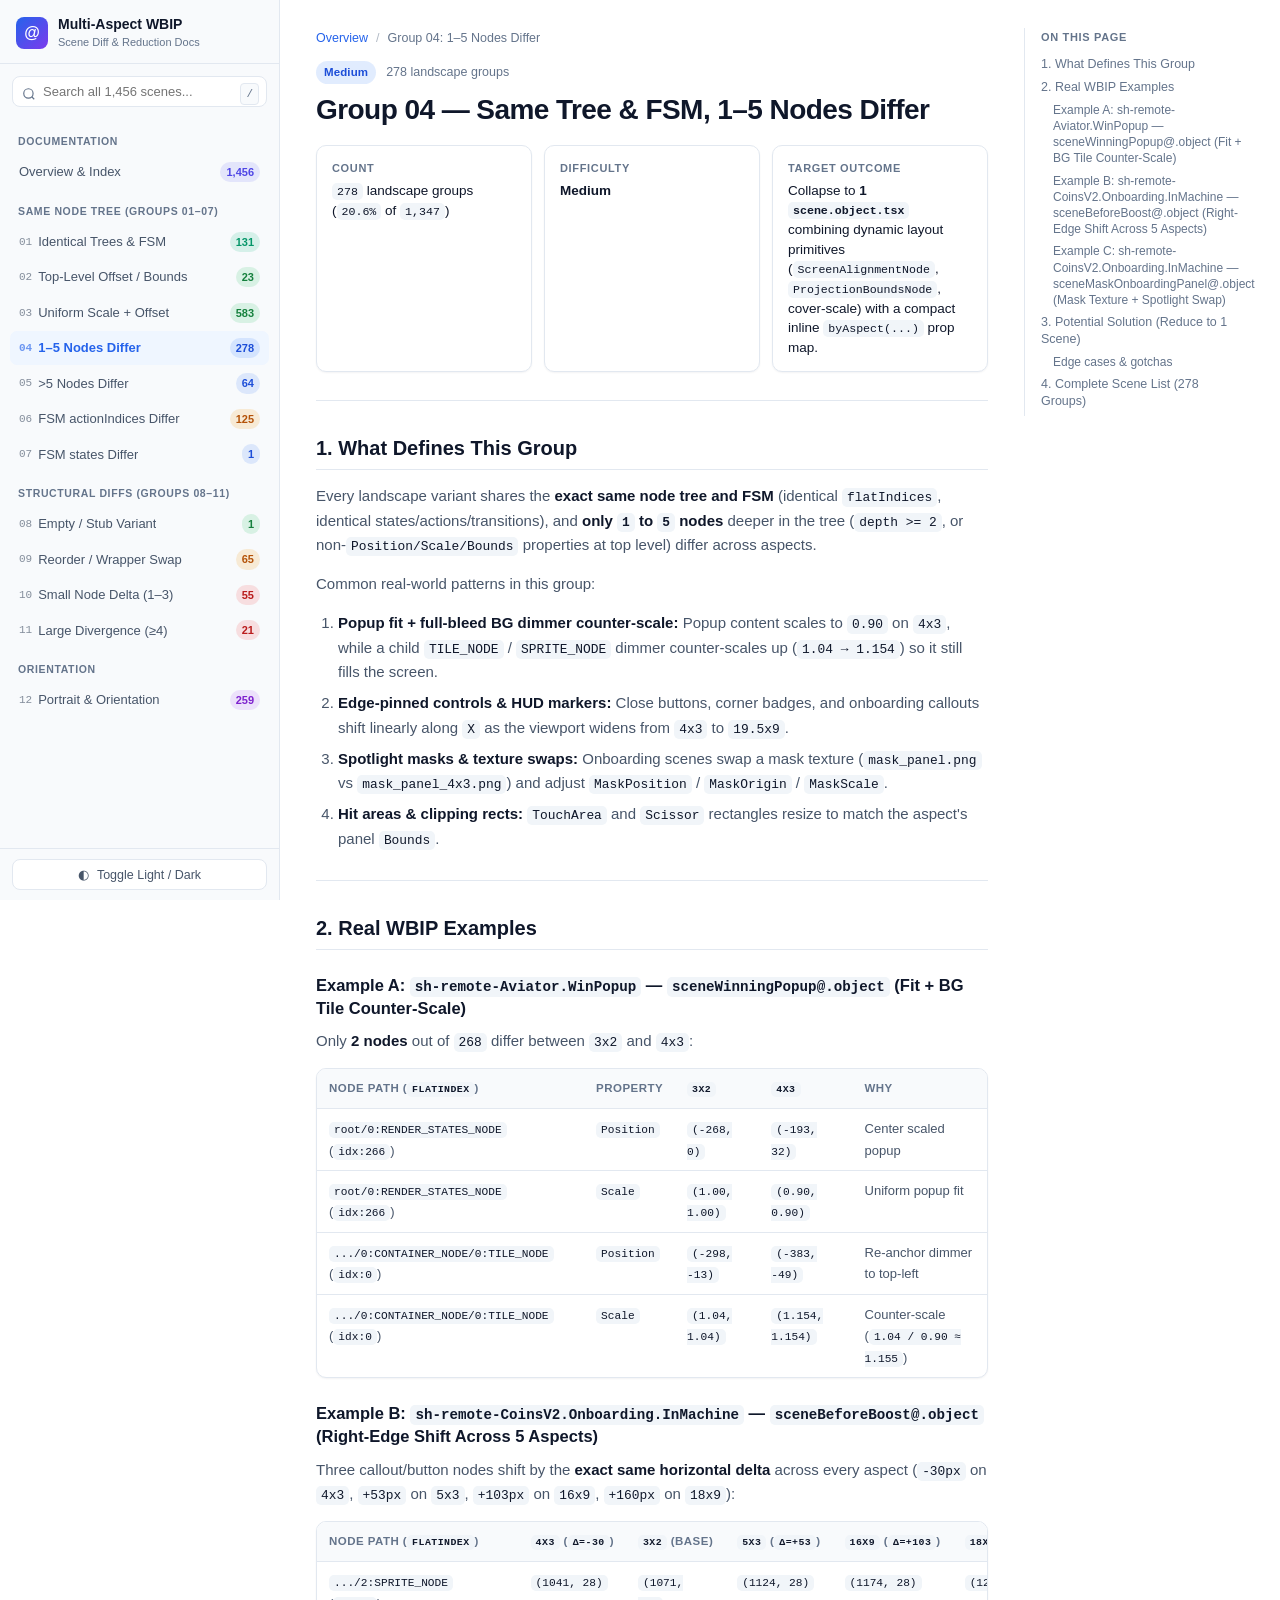
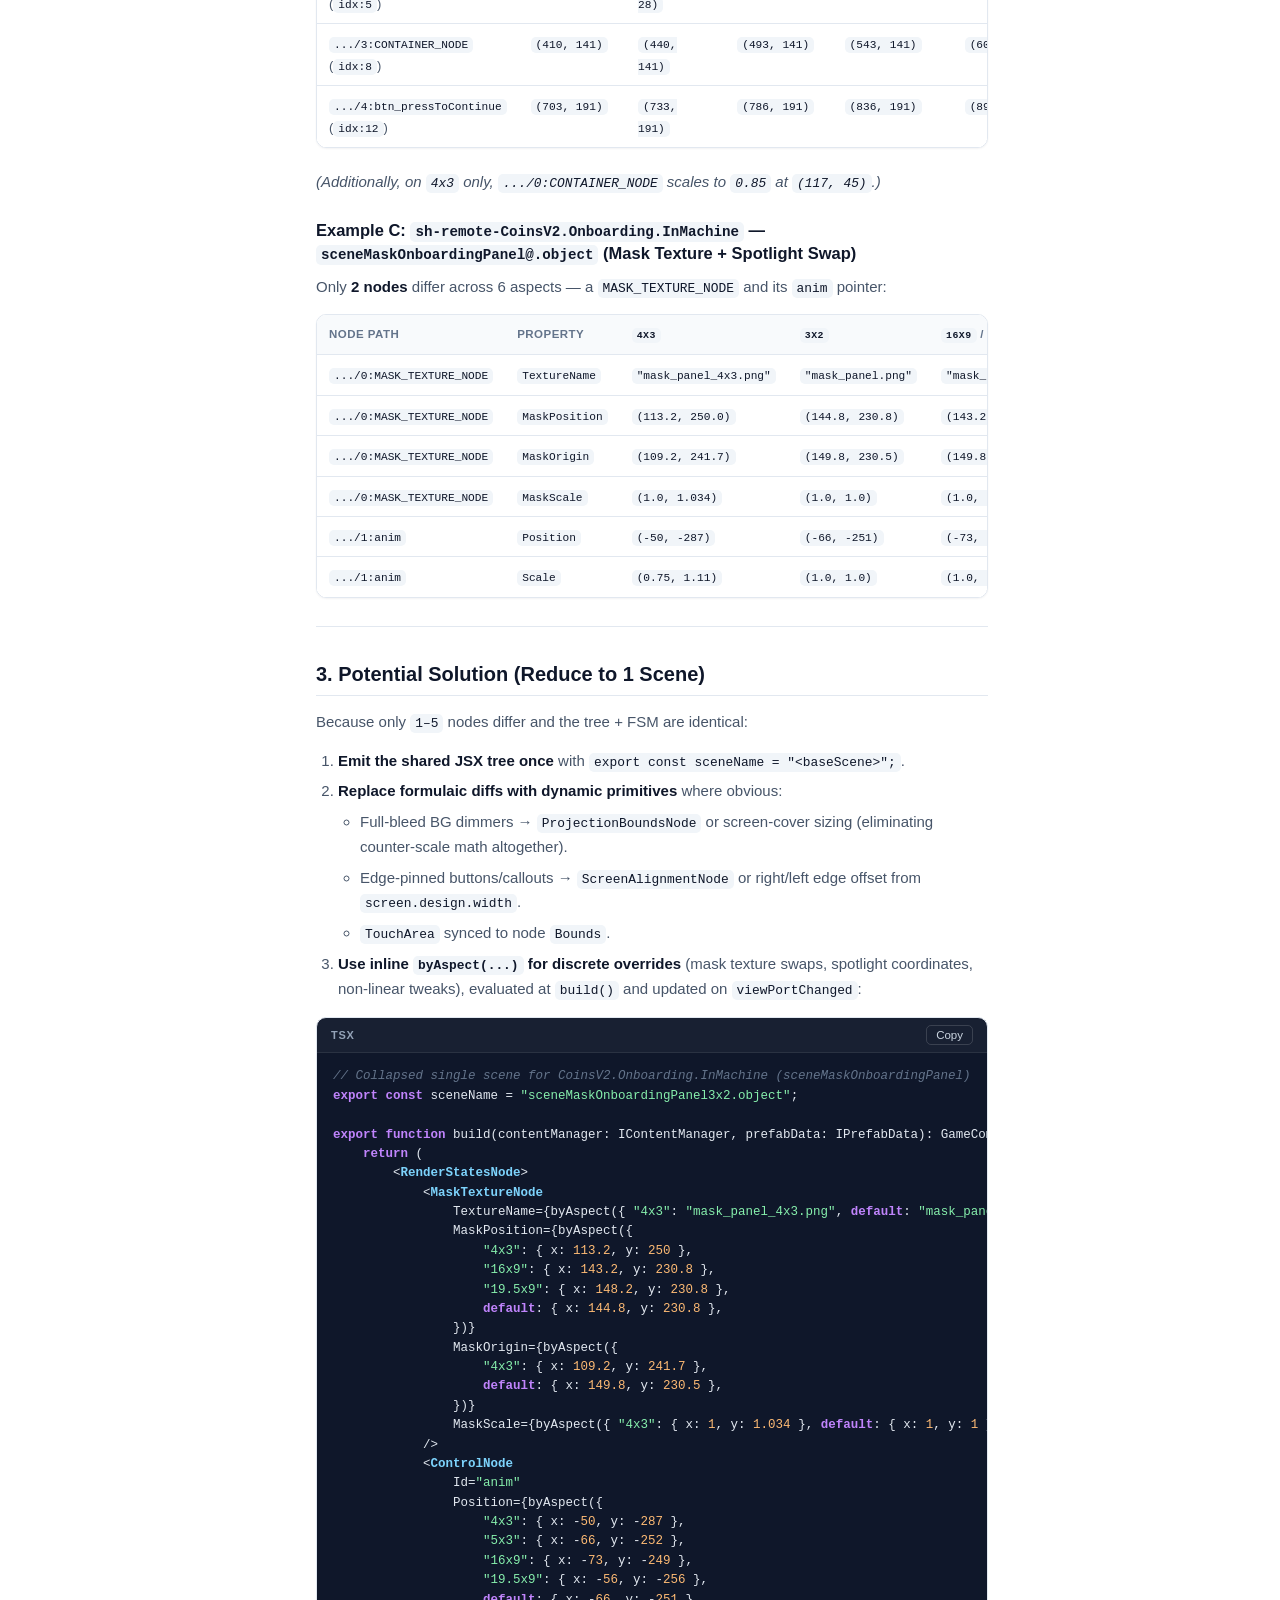
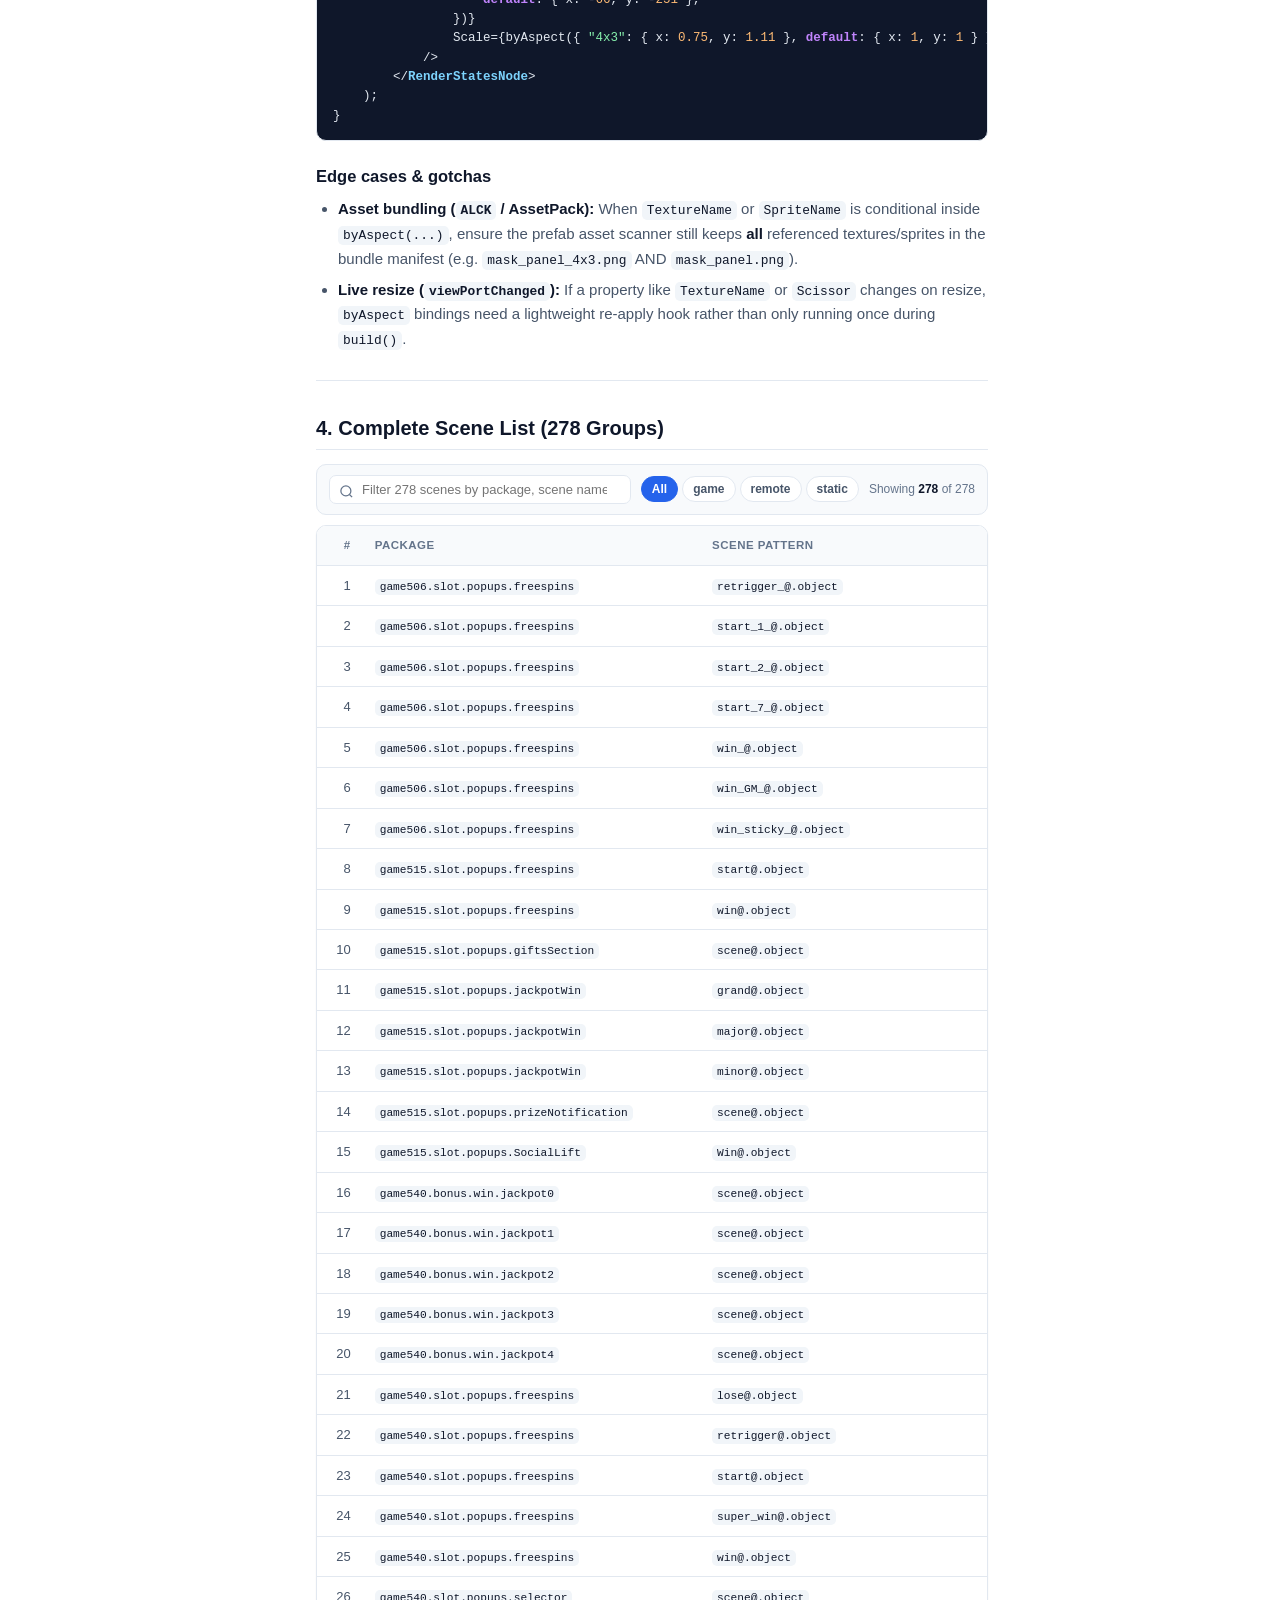
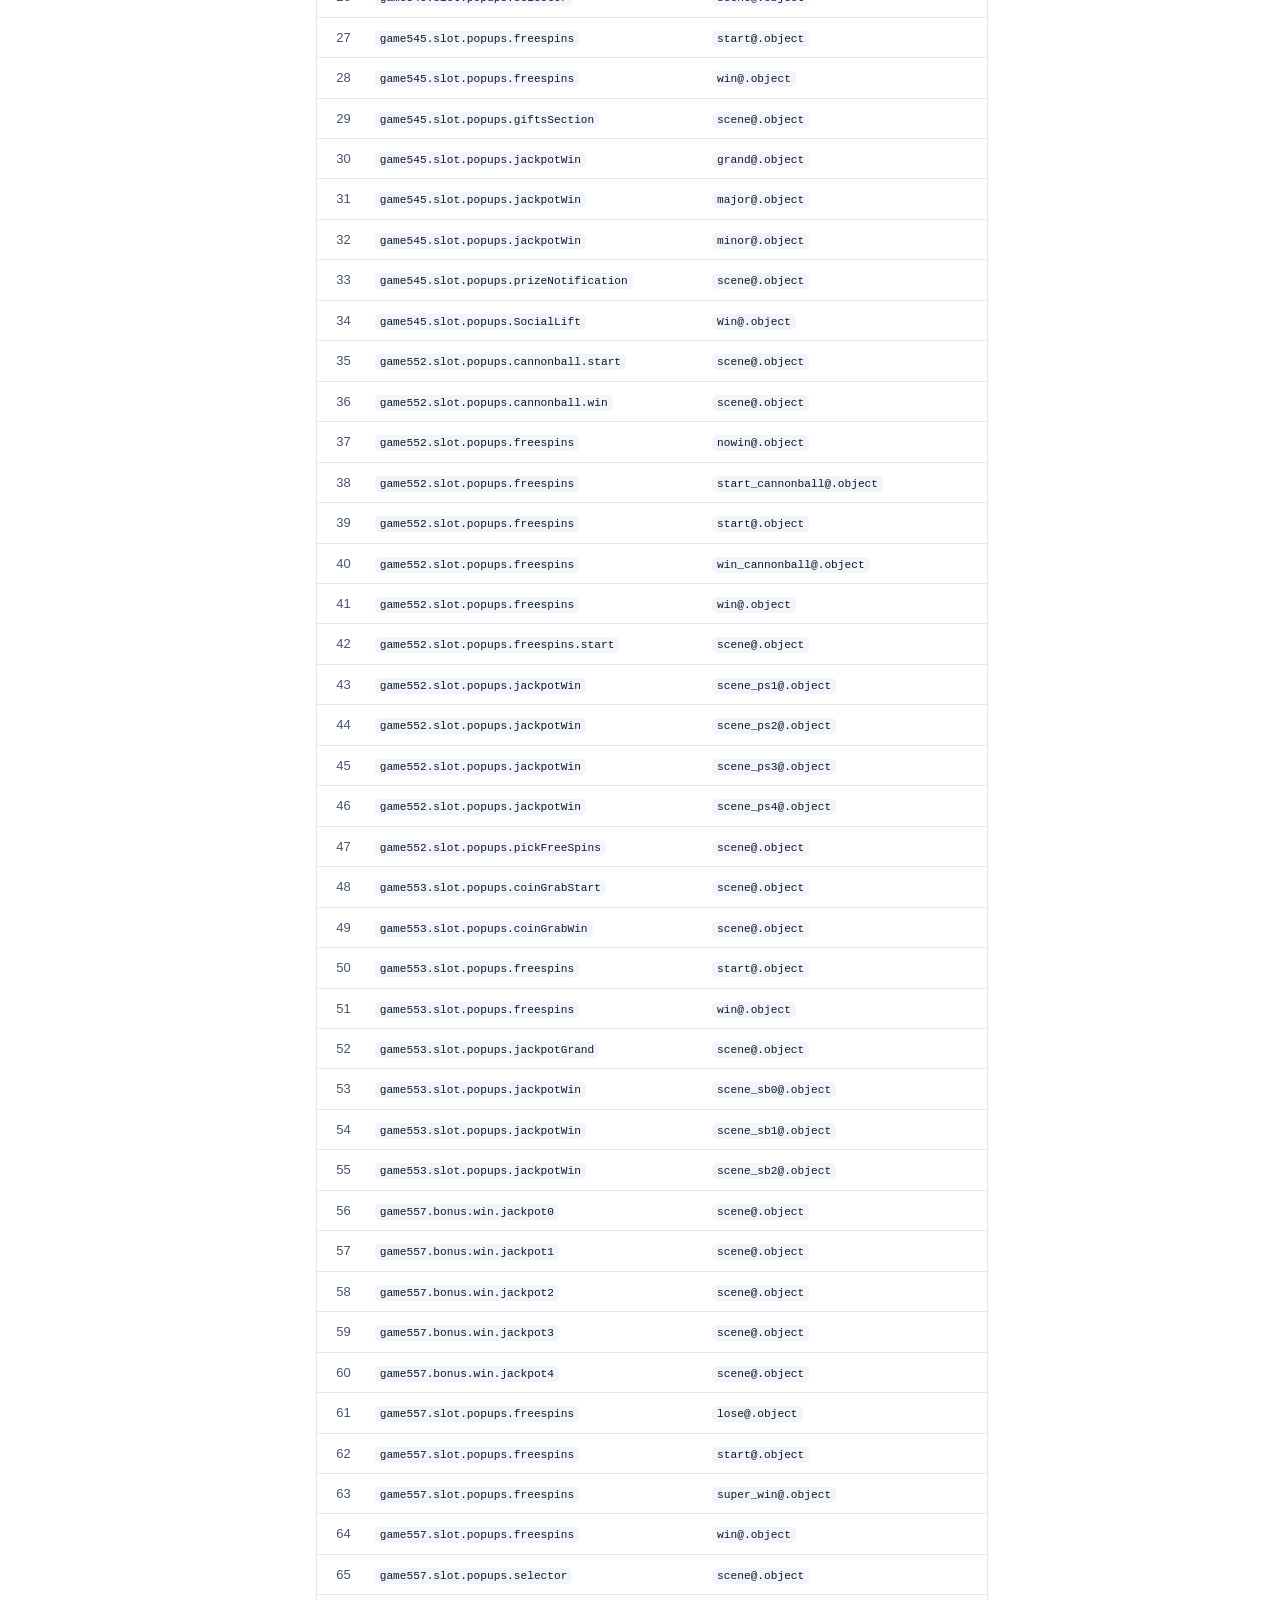
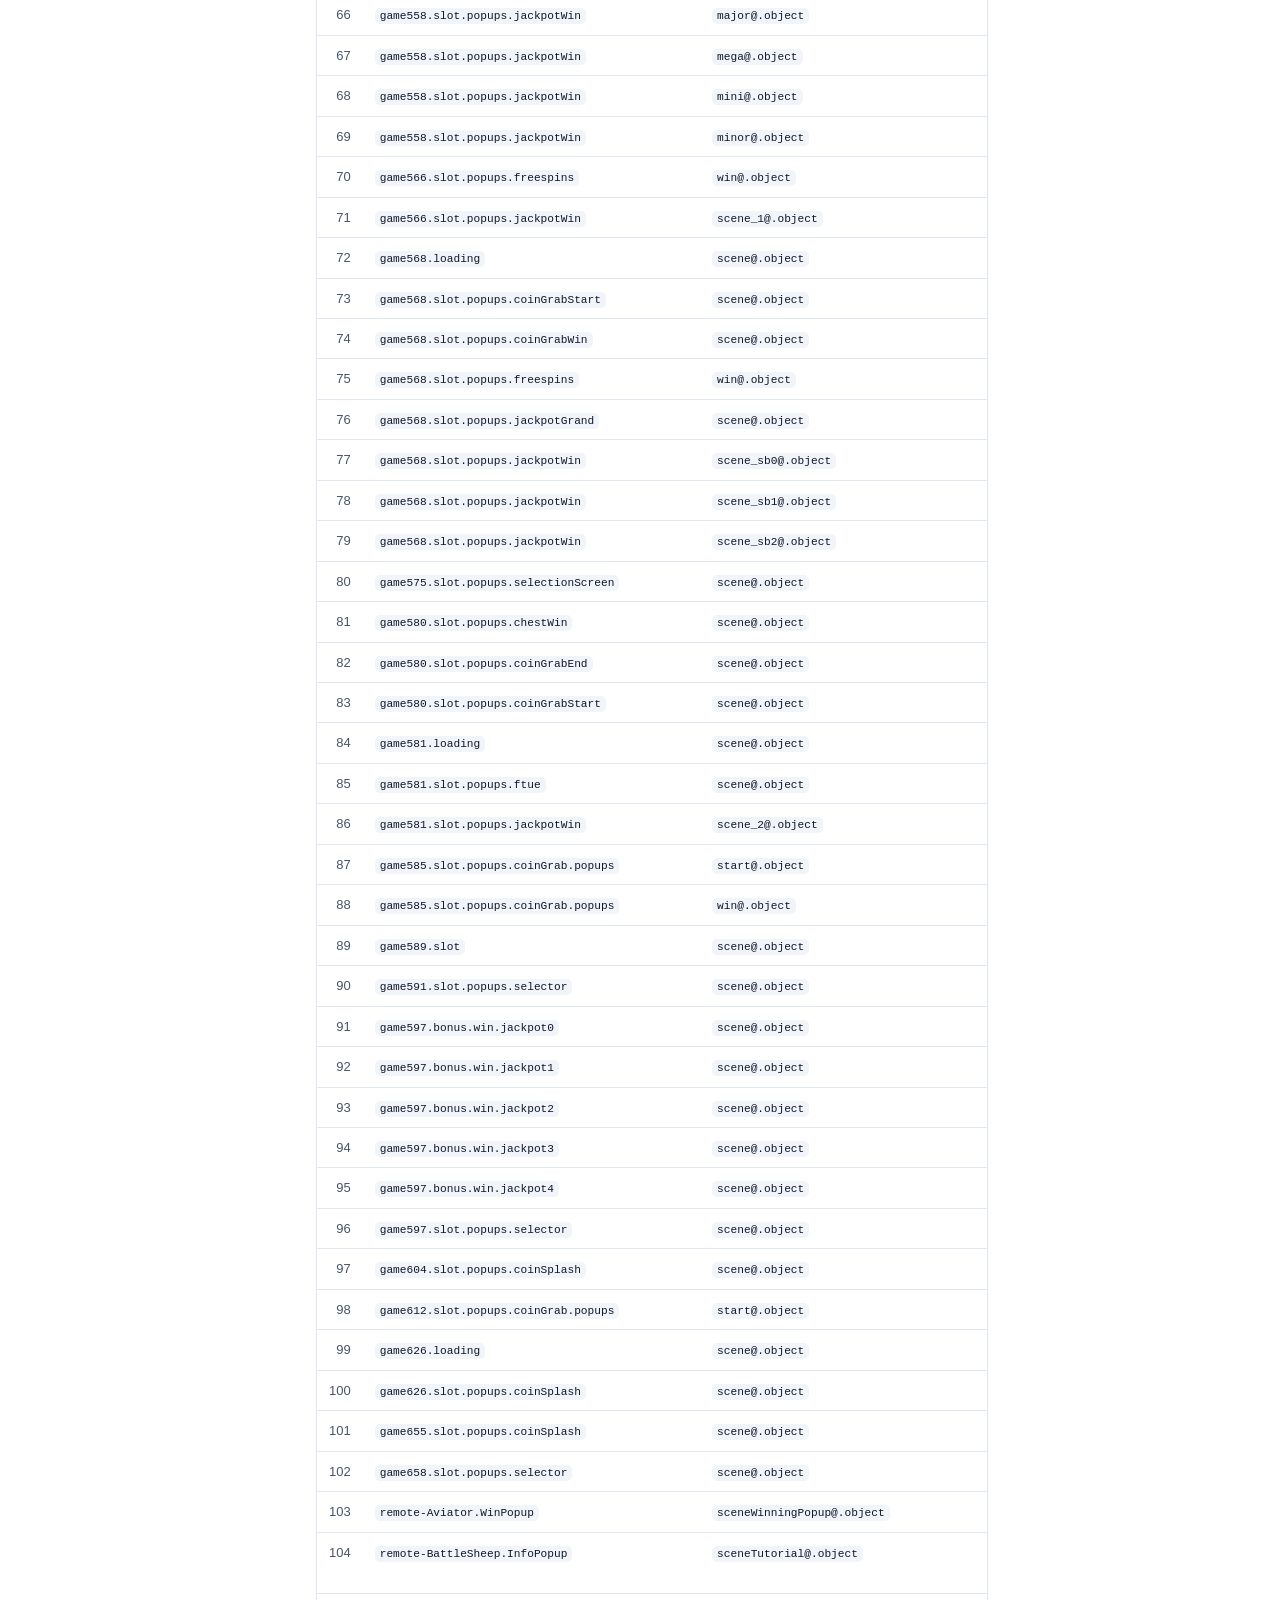
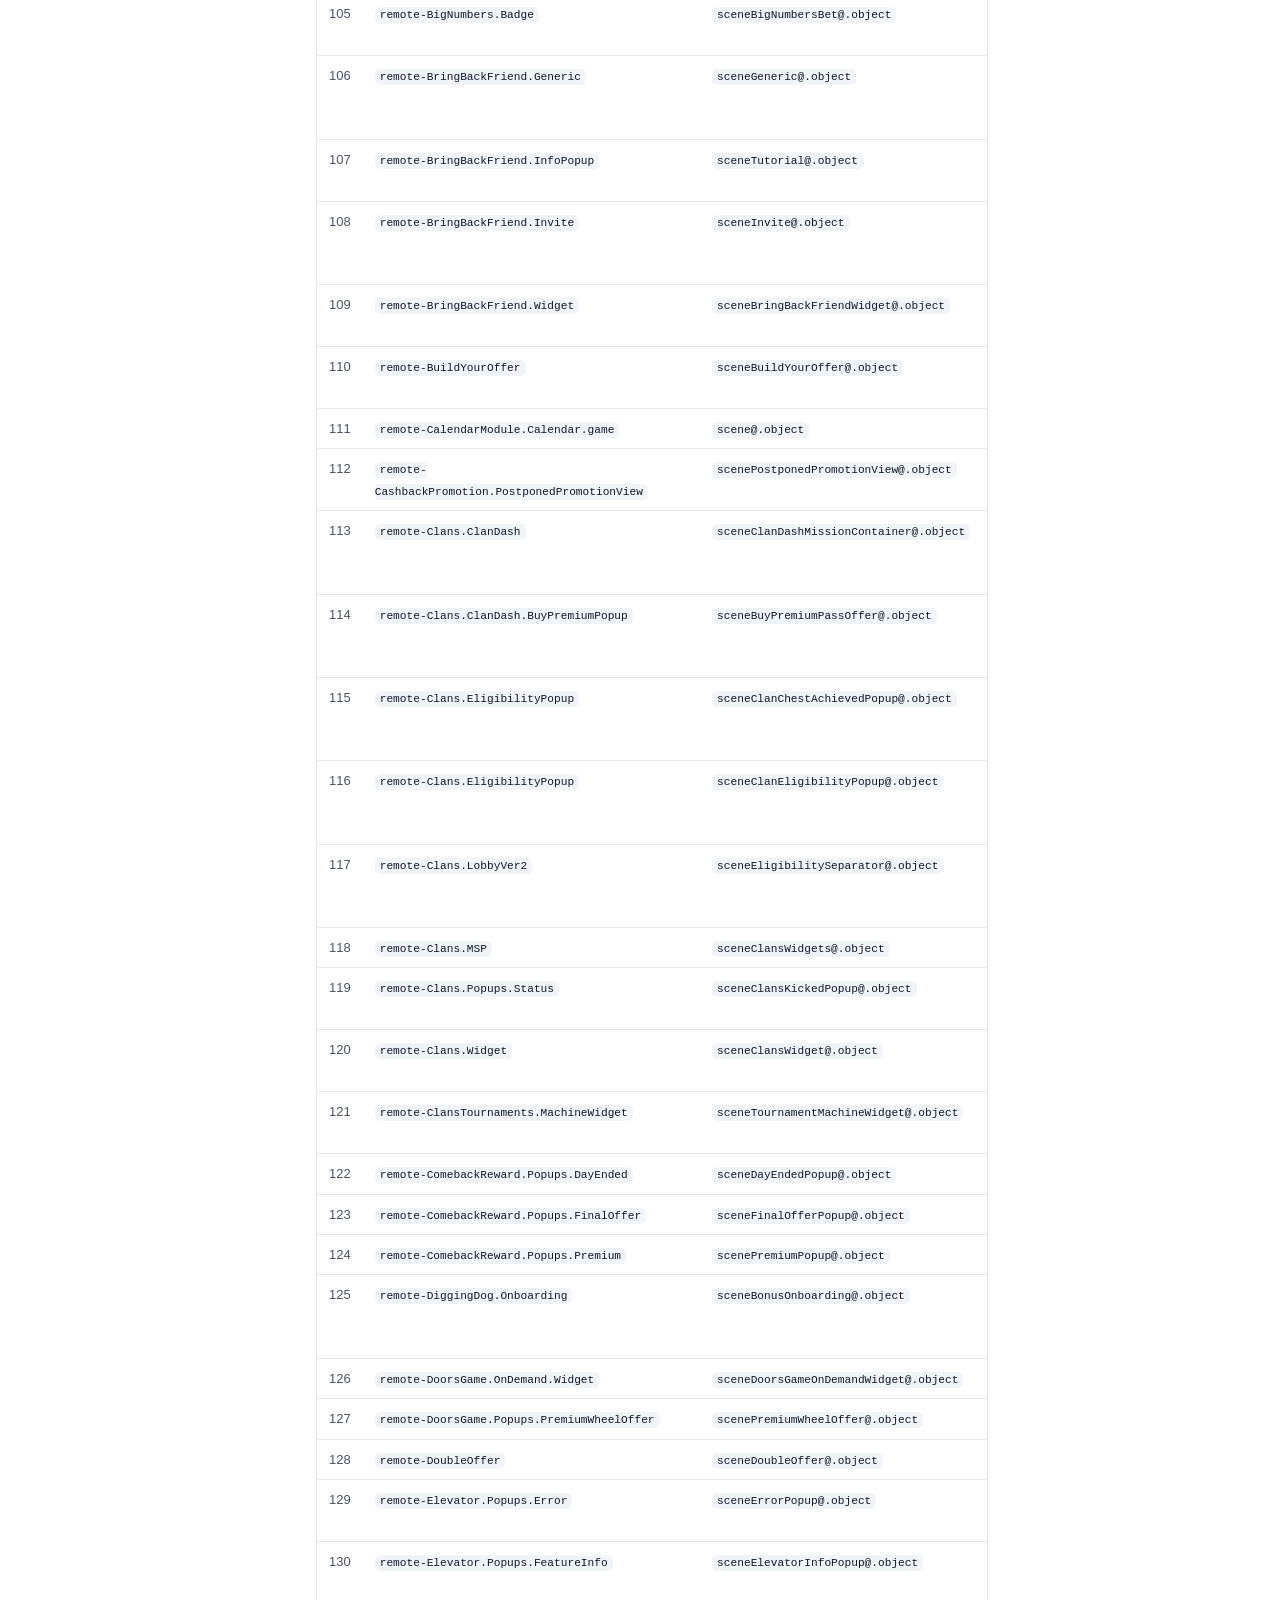
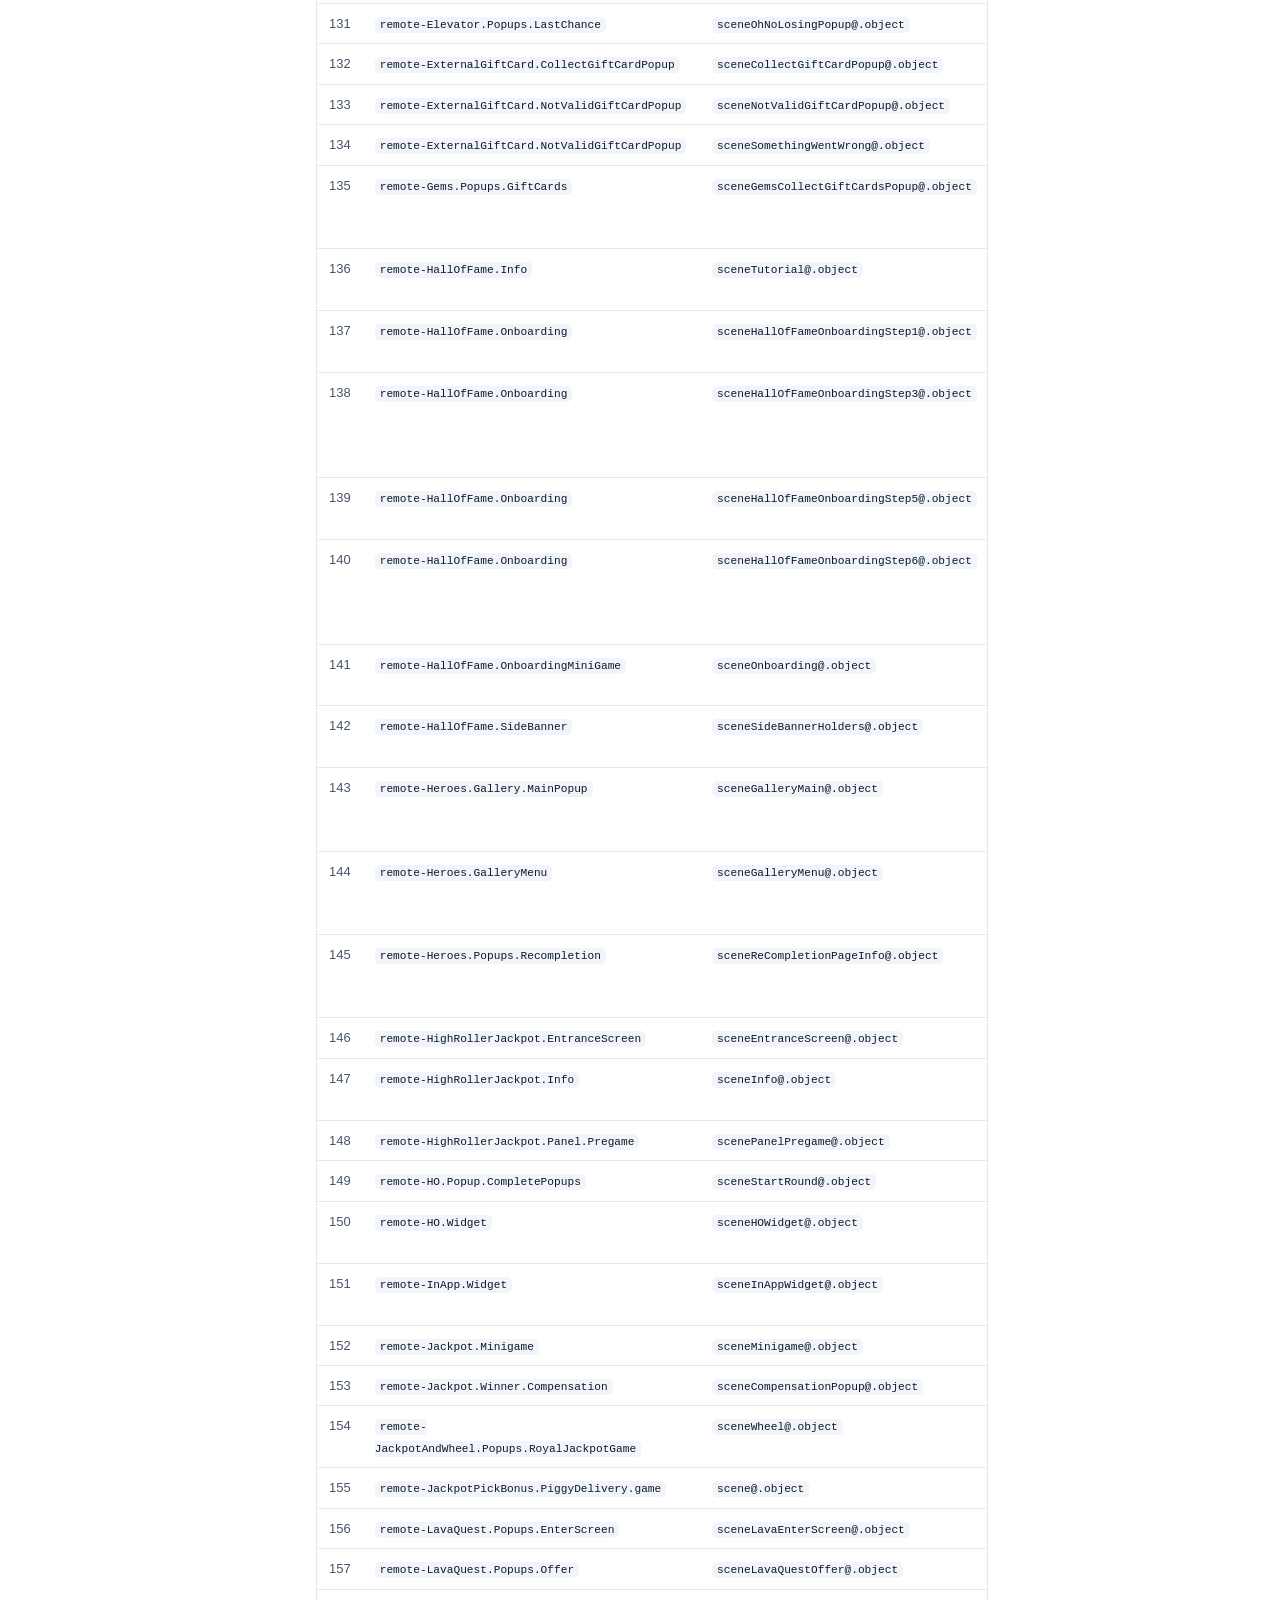
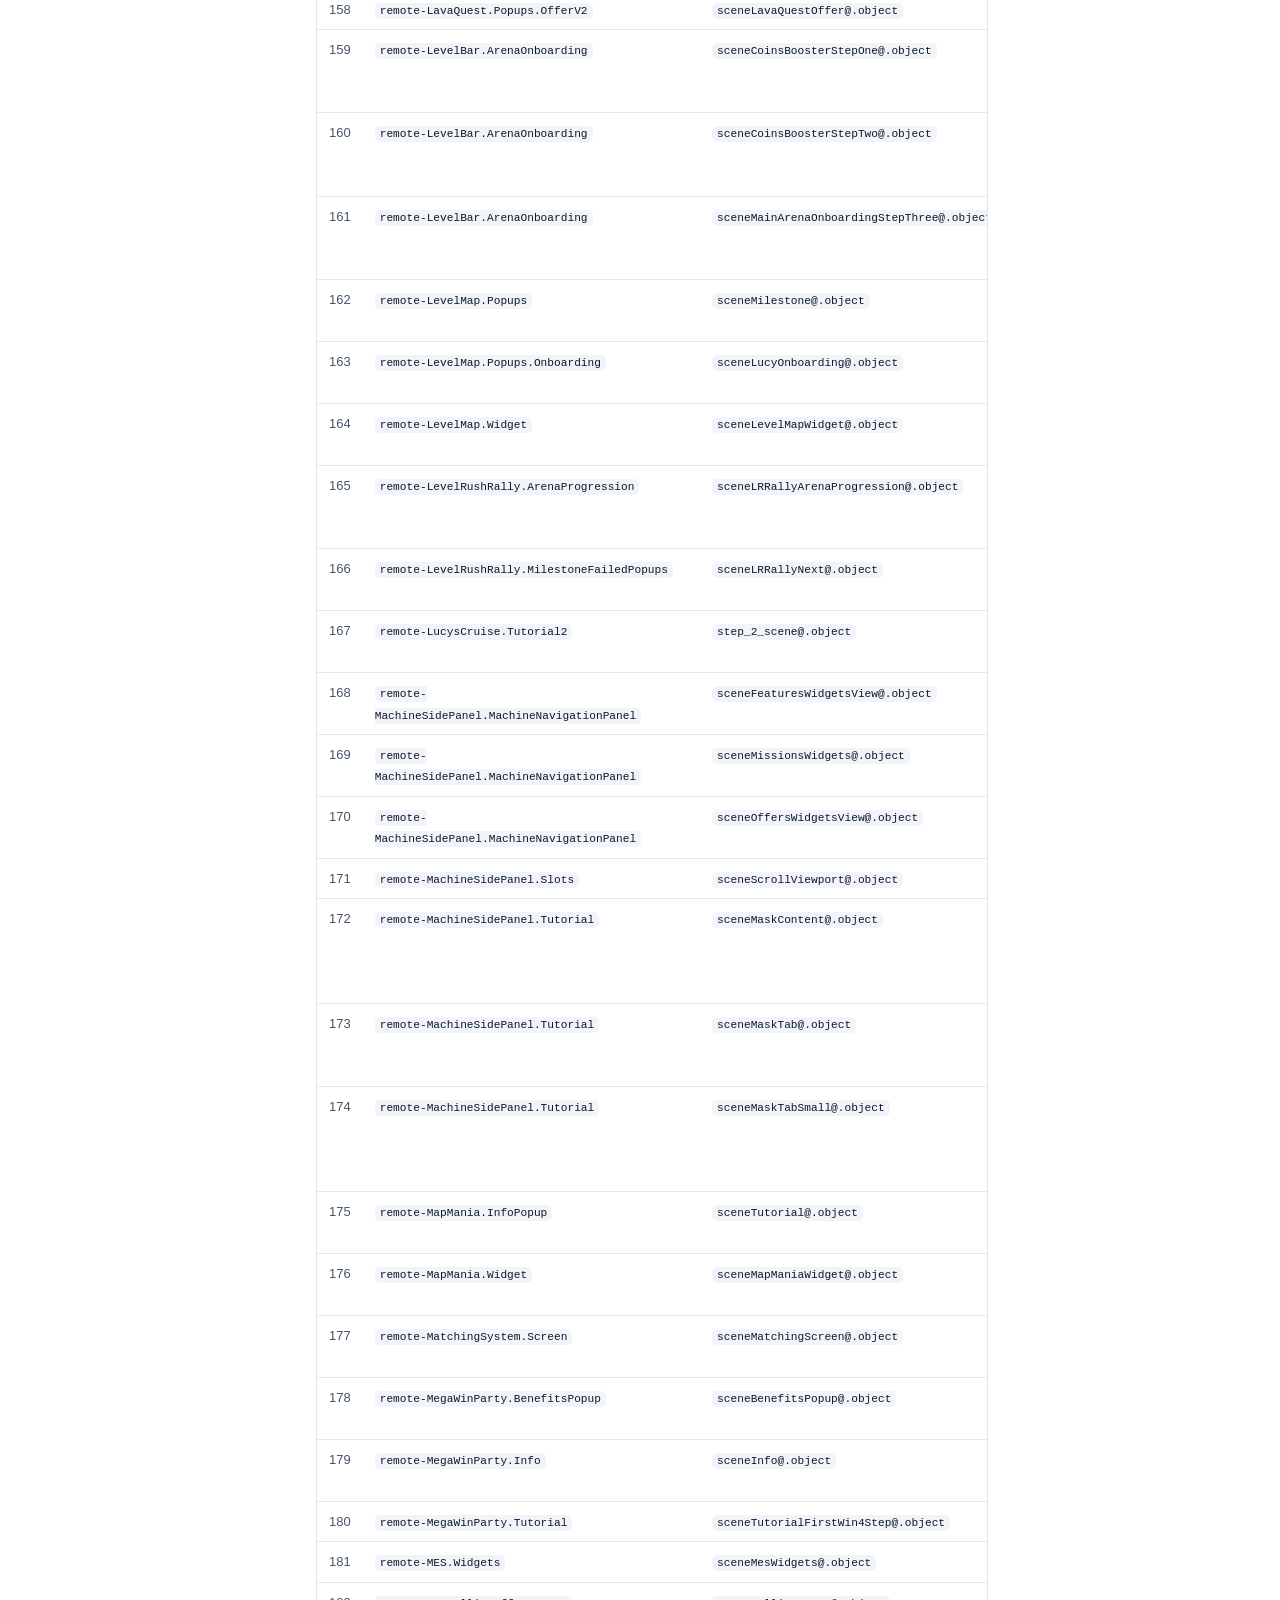
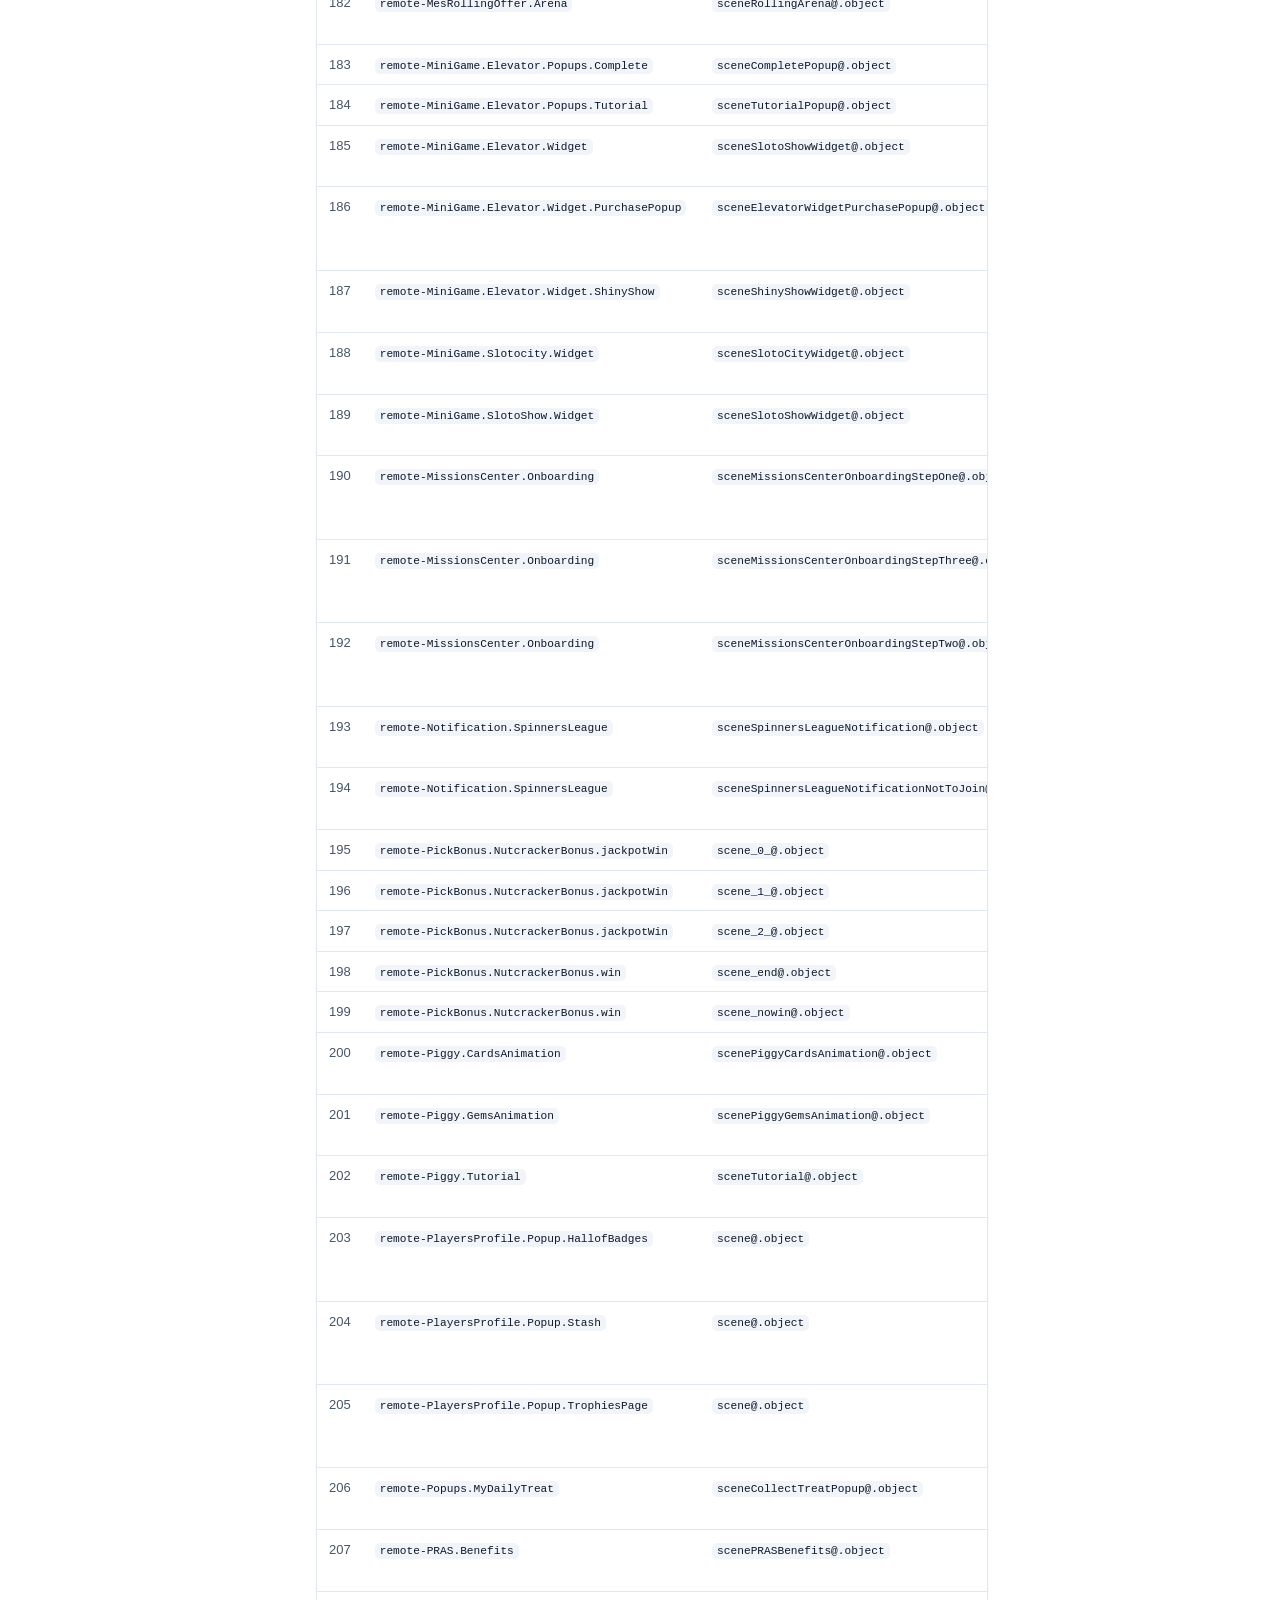
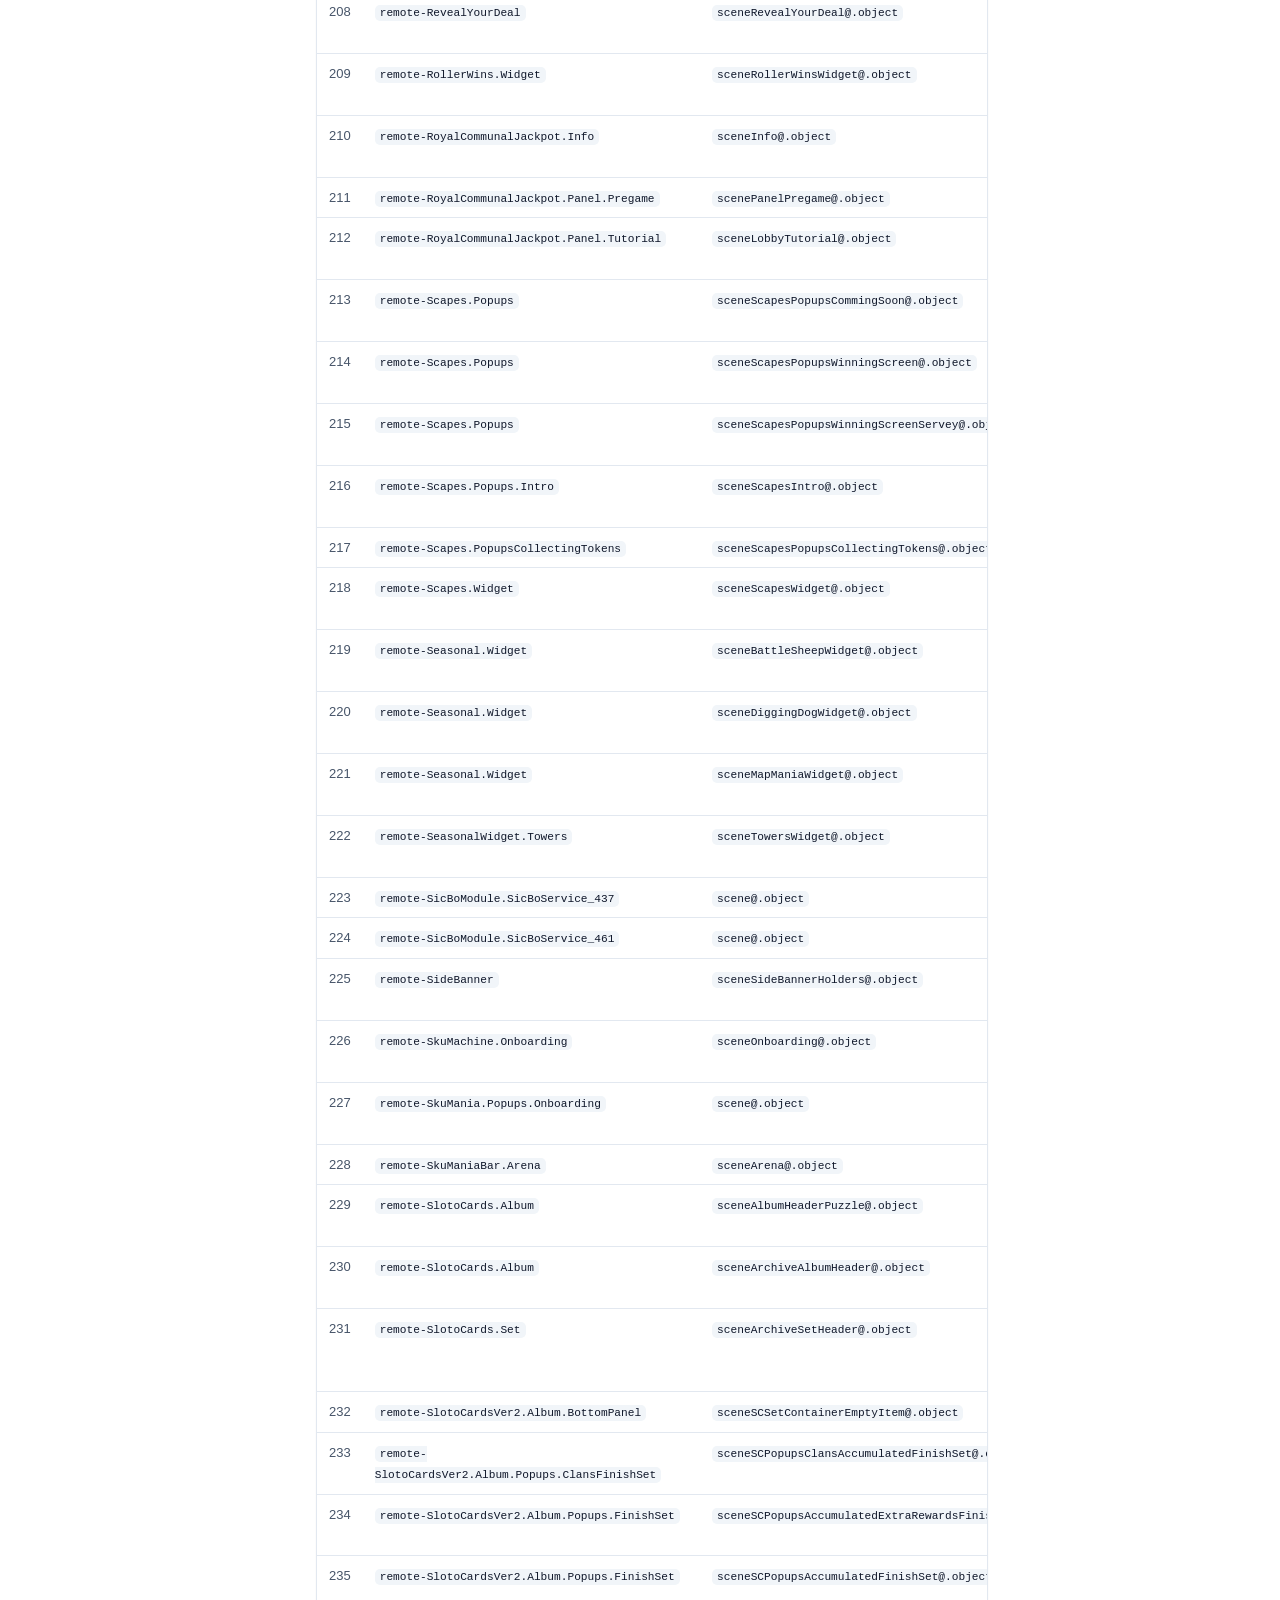
<file: 04-prop-diff-1-to-5-nodes.html>
<!DOCTYPE html>
<html lang="en">
<head>
  <meta charset="UTF-8" />
  <meta name="viewport" content="width=device-width, initial-scale=1.0" />
  <title>Group 04 — Same Tree &amp; FSM, 1–5 Nodes Differ — Multi-Aspect WBIP Scenes Docs</title>
  <link rel="stylesheet" href="./assets/style.css" />
  <script>
    (function() {
      var t = localStorage.getItem("wbip-docs-theme");
      if (t === "dark" || (!t && window.matchMedia && window.matchMedia("(prefers-color-scheme: dark)").matches)) {
        document.documentElement.setAttribute("data-theme", "dark");
      }
    })();
  </script>
</head>
<body>
  <div class="mobile-topbar">
    <button type="button" class="icon-btn" id="sidebar-open" aria-label="Open menu">☰</button>
    <a href="./index.html" class="mobile-brand">Multi-Aspect WBIP Docs</a>
    <button type="button" class="icon-btn" id="mobile-theme-toggle" aria-label="Toggle theme">◐</button>
  </div>
  <div class="sidebar-backdrop" id="sidebar-backdrop"></div>
  <div class="layout">
    <aside class="sidebar" id="sidebar">
    <div class="sidebar-brand">
      <a href="./index.html" class="brand-link">
        <span class="brand-logo">@</span>
        <span>
          <strong>Multi-Aspect WBIP</strong>
          <small>Scene Diff &amp; Reduction Docs</small>
        </span>
      </a>
      <button class="icon-btn mobile-close" id="sidebar-close" aria-label="Close navigation">✕</button>
    </div>
    <div class="global-search-box">
      <svg class="search-icon" viewBox="0 0 24 24" width="14" height="14" fill="none" stroke="currentColor" stroke-width="2"><circle cx="11" cy="11" r="8"/><path d="m21 21-4.3-4.3"/></svg>
      <input type="search" id="global-search-input" placeholder="Search all 1,456 scenes..." autocomplete="off" aria-label="Search all scenes across all groups" />
      <kbd>/</kbd>
      <div class="global-search-results" id="global-search-results" hidden></div>
    </div>
    <nav class="sidebar-nav" aria-label="Diff groups">
      <div class="nav-section-title">Documentation</div>
      <a class="nav-item" href="./index.html"><span class="nav-label">Overview &amp; Index</span><span class="nav-count badge-index">1,456</span></a>
      <div class="nav-section-title">Same Node Tree (Groups 01–07)</div>
      <a class="nav-item" href="./01-identical.html"><span class="nav-label"><span class="nav-num">01</span>Identical Trees &amp; FSM</span><span class="nav-count badge-trivial">131</span></a>
      <a class="nav-item" href="./02-root-offset-only.html"><span class="nav-label"><span class="nav-num">02</span>Top-Level Offset / Bounds</span><span class="nav-count badge-easy">23</span></a>
      <a class="nav-item" href="./03-root-uniform-scale-offset.html"><span class="nav-label"><span class="nav-num">03</span>Uniform Scale + Offset</span><span class="nav-count badge-easy">583</span></a>
      <a class="nav-item active" href="./04-prop-diff-1-to-5-nodes.html"><span class="nav-label"><span class="nav-num">04</span>1–5 Nodes Differ</span><span class="nav-count badge-medium">278</span></a>
      <a class="nav-item" href="./05-prop-diff-many-nodes.html"><span class="nav-label"><span class="nav-num">05</span>&gt;5 Nodes Differ</span><span class="nav-count badge-medium">64</span></a>
      <a class="nav-item" href="./06-fsm-actions-differ.html"><span class="nav-label"><span class="nav-num">06</span>FSM actionIndices Differ</span><span class="nav-count badge-medhard">125</span></a>
      <a class="nav-item" href="./07-fsm-states-differ.html"><span class="nav-label"><span class="nav-num">07</span>FSM states Differ</span><span class="nav-count badge-medium">1</span></a>
      <div class="nav-section-title">Structural Diffs (Groups 08–11)</div>
      <a class="nav-item" href="./08-structural-empty-stub.html"><span class="nav-label"><span class="nav-num">08</span>Empty / Stub Variant</span><span class="nav-count badge-easy">1</span></a>
      <a class="nav-item" href="./09-structural-wrapper-or-reorder.html"><span class="nav-label"><span class="nav-num">09</span>Reorder / Wrapper Swap</span><span class="nav-count badge-medhard">65</span></a>
      <a class="nav-item" href="./10-structural-small-node-delta.html"><span class="nav-label"><span class="nav-num">10</span>Small Node Delta (1–3)</span><span class="nav-count badge-hard">55</span></a>
      <a class="nav-item" href="./11-structural-large-divergence.html"><span class="nav-label"><span class="nav-num">11</span>Large Divergence (≥4)</span><span class="nav-count badge-hard">21</span></a>
      <div class="nav-section-title">Orientation</div>
      <a class="nav-item" href="./12-portrait-and-orientation.html"><span class="nav-label"><span class="nav-num">12</span>Portrait &amp; Orientation</span><span class="nav-count badge-mixed">259</span></a>
    </nav>
    <div class="sidebar-footer">
      <button type="button" class="theme-toggle" id="theme-toggle" aria-label="Toggle color theme">
        <span class="theme-icon">◐</span>
        <span class="theme-label">Toggle Light / Dark</span>
      </button>
    </div>
  </aside>
    <main class="main">
      <div class="content-grid">
        <article class="article">
          <div class="breadcrumb">
            <a href="./index.html">Overview</a>
            <span class="sep">/</span><span>Group 04: 1–5 Nodes Differ</span>
          </div>
          <div class="page-header">
          <div class="page-eyebrow">
            <span class="badge badge-medium">Medium</span>
            <span class="eyebrow-count">278 landscape groups</span>
          </div>
          <h1 id="group-04-same-tree-fsm-1-5-nodes-differ">Group 04 — Same Tree &amp; FSM, 1–5 Nodes Differ</h1>
        </div>
<div class="meta-grid"><div class="meta-card"><div class="meta-label">Count</div><div class="meta-value"><code>278</code> landscape groups (<code>20.6%</code> of <code>1,347</code>)</div></div><div class="meta-card"><div class="meta-label">Difficulty</div><div class="meta-value"><strong>Medium</strong></div></div><div class="meta-card"><div class="meta-label">Target outcome</div><div class="meta-value">Collapse to <strong>1 <code>scene.object.tsx</code></strong> combining dynamic layout primitives (<code>ScreenAlignmentNode</code>, <code>ProjectionBoundsNode</code>, cover-scale) with a compact inline <code>byAspect(...)</code> prop map.</div></div></div>
<hr class="section-divider" />
<h2 id="1-what-defines-this-group"><a class="anchor" href="#1-what-defines-this-group" aria-hidden="true">#</a>1. What Defines This Group</h2>
<p>Every landscape variant shares the <strong>exact same node tree and FSM</strong> (identical <code>flatIndices</code>, identical states/actions/transitions), and <strong>only <code>1</code> to <code>5</code> nodes</strong> deeper in the tree (<code>depth &gt;= 2</code>, or non-<code>Position/Scale/Bounds</code> properties at top level) differ across aspects.</p>
<p>Common real-world patterns in this group:</p>
<ol><li><strong>Popup fit + full-bleed BG dimmer counter-scale:</strong> Popup content scales to <code>0.90</code> on <code>4x3</code>, while a child <code>TILE_NODE</code> / <code>SPRITE_NODE</code> dimmer counter-scales up (<code>1.04 → 1.154</code>) so it still fills the screen.</li><li><strong>Edge-pinned controls &amp; HUD markers:</strong> Close buttons, corner badges, and onboarding callouts shift linearly along <code>X</code> as the viewport widens from <code>4x3</code> to <code>19.5x9</code>.</li><li><strong>Spotlight masks &amp; texture swaps:</strong> Onboarding scenes swap a mask texture (<code>mask_panel.png</code> vs <code>mask_panel_4x3.png</code>) and adjust <code>MaskPosition</code> / <code>MaskOrigin</code> / <code>MaskScale</code>.</li><li><strong>Hit areas &amp; clipping rects:</strong> <code>TouchArea</code> and <code>Scissor</code> rectangles resize to match the aspect's panel <code>Bounds</code>.</li></ol>
<hr class="section-divider" />
<h2 id="2-real-wbip-examples"><a class="anchor" href="#2-real-wbip-examples" aria-hidden="true">#</a>2. Real WBIP Examples</h2>
<h3 id="example-a-sh-remote-aviator-winpopup-scenewinningpopup-object-fit-bg-tile-counter-scale"><a class="anchor" href="#example-a-sh-remote-aviator-winpopup-scenewinningpopup-object-fit-bg-tile-counter-scale" aria-hidden="true">#</a>Example A: <code>sh-remote-Aviator.WinPopup</code> — <code>sceneWinningPopup@.object</code> (Fit + BG Tile Counter-Scale)</h3>
<p>Only <strong>2 nodes</strong> out of <code>268</code> differ between <code>3x2</code> and <code>4x3</code>:</p>
<div class="table-wrap"><table id="tbl-04-1" class=""><thead><tr><th class="align-left">Node Path (<code>flatIndex</code>)</th><th class="align-left">Property</th><th class="align-left"><code>3x2</code></th><th class="align-left"><code>4x3</code></th><th class="align-left">Why</th></tr></thead><tbody><tr data-scope="" data-search="root/0:render_states_node (idx:266) position (-268, 0) (-193, 32) center scaled popup"><td class="align-left"><code>root/0:RENDER_STATES_NODE</code> (<code>idx:266</code>)</td><td class="align-left"><code>Position</code></td><td class="align-left"><code>(-268, 0)</code></td><td class="align-left"><code>(-193, 32)</code></td><td class="align-left">Center scaled popup</td></tr><tr data-scope="" data-search="root/0:render_states_node (idx:266) scale (1.00, 1.00) (0.90, 0.90) uniform popup fit"><td class="align-left"><code>root/0:RENDER_STATES_NODE</code> (<code>idx:266</code>)</td><td class="align-left"><code>Scale</code></td><td class="align-left"><code>(1.00, 1.00)</code></td><td class="align-left"><code>(0.90, 0.90)</code></td><td class="align-left">Uniform popup fit</td></tr><tr data-scope="" data-search=".../0:container_node/0:tile_node (idx:0) position (-298, -13) (-383, -49) re-anchor dimmer to top-left"><td class="align-left"><code>.../0:CONTAINER_NODE/0:TILE_NODE</code> (<code>idx:0</code>)</td><td class="align-left"><code>Position</code></td><td class="align-left"><code>(-298, -13)</code></td><td class="align-left"><code>(-383, -49)</code></td><td class="align-left">Re-anchor dimmer to top-left</td></tr><tr data-scope="" data-search=".../0:container_node/0:tile_node (idx:0) scale (1.04, 1.04) (1.154, 1.154) counter-scale (1.04 / 0.90 ≈ 1.155)"><td class="align-left"><code>.../0:CONTAINER_NODE/0:TILE_NODE</code> (<code>idx:0</code>)</td><td class="align-left"><code>Scale</code></td><td class="align-left"><code>(1.04, 1.04)</code></td><td class="align-left"><code>(1.154, 1.154)</code></td><td class="align-left">Counter-scale (<code>1.04 / 0.90 ≈ 1.155</code>)</td></tr></tbody></table></div>
<h3 id="example-b-sh-remote-coinsv2-onboarding-inmachine-scenebeforeboost-object-right-edge-shift-across-5-aspects"><a class="anchor" href="#example-b-sh-remote-coinsv2-onboarding-inmachine-scenebeforeboost-object-right-edge-shift-across-5-aspects" aria-hidden="true">#</a>Example B: <code>sh-remote-CoinsV2.Onboarding.InMachine</code> — <code>sceneBeforeBoost@.object</code> (Right-Edge Shift Across 5 Aspects)</h3>
<p>Three callout/button nodes shift by the <strong>exact same horizontal delta</strong> across every aspect (<code>-30px</code> on <code>4x3</code>, <code>+53px</code> on <code>5x3</code>, <code>+103px</code> on <code>16x9</code>, <code>+160px</code> on <code>18x9</code>):</p>
<div class="table-wrap"><table id="tbl-04-2" class=""><thead><tr><th class="align-left">Node Path (<code>flatIndex</code>)</th><th class="align-left"><code>4x3</code> (<code>Δ=-30</code>)</th><th class="align-left"><code>3x2</code> (base)</th><th class="align-left"><code>5x3</code> (<code>Δ=+53</code>)</th><th class="align-left"><code>16x9</code> (<code>Δ=+103</code>)</th><th class="align-left"><code>18x9</code> (<code>Δ=+160</code>)</th></tr></thead><tbody><tr data-scope="" data-search=".../2:sprite_node (idx:5) (1041, 28) (1071, 28) (1124, 28) (1174, 28) (1231, 28)"><td class="align-left"><code>.../2:SPRITE_NODE</code> (<code>idx:5</code>)</td><td class="align-left"><code>(1041, 28)</code></td><td class="align-left"><code>(1071, 28)</code></td><td class="align-left"><code>(1124, 28)</code></td><td class="align-left"><code>(1174, 28)</code></td><td class="align-left"><code>(1231, 28)</code></td></tr><tr data-scope="" data-search=".../3:container_node (idx:8) (410, 141) (440, 141) (493, 141) (543, 141) (600, 141)"><td class="align-left"><code>.../3:CONTAINER_NODE</code> (<code>idx:8</code>)</td><td class="align-left"><code>(410, 141)</code></td><td class="align-left"><code>(440, 141)</code></td><td class="align-left"><code>(493, 141)</code></td><td class="align-left"><code>(543, 141)</code></td><td class="align-left"><code>(600, 141)</code></td></tr><tr data-scope="" data-search=".../4:btn_presstocontinue (idx:12) (703, 191) (733, 191) (786, 191) (836, 191) (893, 191)"><td class="align-left"><code>.../4:btn_pressToContinue</code> (<code>idx:12</code>)</td><td class="align-left"><code>(703, 191)</code></td><td class="align-left"><code>(733, 191)</code></td><td class="align-left"><code>(786, 191)</code></td><td class="align-left"><code>(836, 191)</code></td><td class="align-left"><code>(893, 191)</code></td></tr></tbody></table></div>
<p><em>(Additionally, on <code>4x3</code> only, <code>.../0:CONTAINER_NODE</code> scales to <code>0.85</code> at <code>(117, 45)</code>.)</em></p>
<h3 id="example-c-sh-remote-coinsv2-onboarding-inmachine-scenemaskonboardingpanel-object-mask-texture-spotlight-swap"><a class="anchor" href="#example-c-sh-remote-coinsv2-onboarding-inmachine-scenemaskonboardingpanel-object-mask-texture-spotlight-swap" aria-hidden="true">#</a>Example C: <code>sh-remote-CoinsV2.Onboarding.InMachine</code> — <code>sceneMaskOnboardingPanel@.object</code> (Mask Texture + Spotlight Swap)</h3>
<p>Only <strong>2 nodes</strong> differ across 6 aspects — a <code>MASK_TEXTURE_NODE</code> and its <code>anim</code> pointer:</p>
<div class="table-wrap"><table id="tbl-04-3" class=""><thead><tr><th class="align-left">Node Path</th><th class="align-left">Property</th><th class="align-left"><code>4x3</code></th><th class="align-left"><code>3x2</code></th><th class="align-left"><code>16x9</code> / <code>18x9</code></th><th class="align-left"><code>19.5x9</code></th></tr></thead><tbody><tr data-scope="" data-search=".../0:mask_texture_node texturename &quot;mask_panel_4x3.png&quot; &quot;mask_panel.png&quot; &quot;mask_panel.png&quot; &quot;mask_panel.png&quot;"><td class="align-left"><code>.../0:MASK_TEXTURE_NODE</code></td><td class="align-left"><code>TextureName</code></td><td class="align-left"><code>&quot;mask_panel_4x3.png&quot;</code></td><td class="align-left"><code>&quot;mask_panel.png&quot;</code></td><td class="align-left"><code>&quot;mask_panel.png&quot;</code></td><td class="align-left"><code>&quot;mask_panel.png&quot;</code></td></tr><tr data-scope="" data-search=".../0:mask_texture_node maskposition (113.2, 250.0) (144.8, 230.8) (143.2, 230.8) (148.2, 230.8)"><td class="align-left"><code>.../0:MASK_TEXTURE_NODE</code></td><td class="align-left"><code>MaskPosition</code></td><td class="align-left"><code>(113.2, 250.0)</code></td><td class="align-left"><code>(144.8, 230.8)</code></td><td class="align-left"><code>(143.2, 230.8)</code></td><td class="align-left"><code>(148.2, 230.8)</code></td></tr><tr data-scope="" data-search=".../0:mask_texture_node maskorigin (109.2, 241.7) (149.8, 230.5) (149.8, 230.5) (149.8, 230.5)"><td class="align-left"><code>.../0:MASK_TEXTURE_NODE</code></td><td class="align-left"><code>MaskOrigin</code></td><td class="align-left"><code>(109.2, 241.7)</code></td><td class="align-left"><code>(149.8, 230.5)</code></td><td class="align-left"><code>(149.8, 230.5)</code></td><td class="align-left"><code>(149.8, 230.5)</code></td></tr><tr data-scope="" data-search=".../0:mask_texture_node maskscale (1.0, 1.034) (1.0, 1.0) (1.0, 1.0) (1.0, 1.0)"><td class="align-left"><code>.../0:MASK_TEXTURE_NODE</code></td><td class="align-left"><code>MaskScale</code></td><td class="align-left"><code>(1.0, 1.034)</code></td><td class="align-left"><code>(1.0, 1.0)</code></td><td class="align-left"><code>(1.0, 1.0)</code></td><td class="align-left"><code>(1.0, 1.0)</code></td></tr><tr data-scope="" data-search=".../1:anim position (-50, -287) (-66, -251) (-73, -249) (-56, -256)"><td class="align-left"><code>.../1:anim</code></td><td class="align-left"><code>Position</code></td><td class="align-left"><code>(-50, -287)</code></td><td class="align-left"><code>(-66, -251)</code></td><td class="align-left"><code>(-73, -249)</code></td><td class="align-left"><code>(-56, -256)</code></td></tr><tr data-scope="" data-search=".../1:anim scale (0.75, 1.11) (1.0, 1.0) (1.0, 1.0) (1.0, 1.0)"><td class="align-left"><code>.../1:anim</code></td><td class="align-left"><code>Scale</code></td><td class="align-left"><code>(0.75, 1.11)</code></td><td class="align-left"><code>(1.0, 1.0)</code></td><td class="align-left"><code>(1.0, 1.0)</code></td><td class="align-left"><code>(1.0, 1.0)</code></td></tr></tbody></table></div>
<hr class="section-divider" />
<h2 id="3-potential-solution-reduce-to-1-scene"><a class="anchor" href="#3-potential-solution-reduce-to-1-scene" aria-hidden="true">#</a>3. Potential Solution (Reduce to 1 Scene)</h2>
<p>Because only <code>1–5</code> nodes differ and the tree + FSM are identical:</p>
<ol><li><strong>Emit the shared JSX tree once</strong> with <code>export const sceneName = &quot;&lt;baseScene&gt;&quot;;</code>.</li><li><strong>Replace formulaic diffs with dynamic primitives</strong> where obvious:<ul><li>Full-bleed BG dimmers → <code>ProjectionBoundsNode</code> or screen-cover sizing (eliminating counter-scale math altogether).</li><li>Edge-pinned buttons/callouts → <code>ScreenAlignmentNode</code> or right/left edge offset from <code>screen.design.width</code>.</li><li><code>TouchArea</code> synced to node <code>Bounds</code>.</li></ul></li><li><strong>Use inline <code>byAspect(...)</code> for discrete overrides</strong> (mask texture swaps, spotlight coordinates, non-linear tweaks), evaluated at <code>build()</code> and updated on <code>viewPortChanged</code>:</li></ol>
<div class="code-block">
        <div class="code-header">
          <span class="code-lang">TSX</span>
          <button class="copy-btn" type="button" data-copy>Copy</button>
        </div>
        <pre><code class="lang-tsx"><span class="tok-comment">// Collapsed single scene for CoinsV2.Onboarding.InMachine (sceneMaskOnboardingPanel)</span>
<span class="tok-kw">export</span> <span class="tok-kw">const</span> sceneName = <span class="tok-string">&quot;sceneMaskOnboardingPanel3x2.object&quot;</span>;

<span class="tok-kw">export</span> <span class="tok-kw">function</span> build(contentManager: IContentManager, prefabData: IPrefabData): GameComponent {
    <span class="tok-kw">return</span> (
        &lt;<span class="tok-tag">RenderStatesNode</span>&gt;
            &lt;<span class="tok-tag">MaskTextureNode</span>
                TextureName={byAspect({ <span class="tok-string">&quot;4x3&quot;</span>: <span class="tok-string">&quot;mask_panel_4x3.png&quot;</span>, <span class="tok-kw">default</span>: <span class="tok-string">&quot;mask_panel.png&quot;</span> })}
                MaskPosition={byAspect({
                    <span class="tok-string">&quot;4x3&quot;</span>: { x: <span class="tok-num">113.2</span>, y: <span class="tok-num">250</span> },
                    <span class="tok-string">&quot;16x9&quot;</span>: { x: <span class="tok-num">143.2</span>, y: <span class="tok-num">230.8</span> },
                    <span class="tok-string">&quot;19.5x9&quot;</span>: { x: <span class="tok-num">148.2</span>, y: <span class="tok-num">230.8</span> },
                    <span class="tok-kw">default</span>: { x: <span class="tok-num">144.8</span>, y: <span class="tok-num">230.8</span> },
                })}
                MaskOrigin={byAspect({
                    <span class="tok-string">&quot;4x3&quot;</span>: { x: <span class="tok-num">109.2</span>, y: <span class="tok-num">241.7</span> },
                    <span class="tok-kw">default</span>: { x: <span class="tok-num">149.8</span>, y: <span class="tok-num">230.5</span> },
                })}
                MaskScale={byAspect({ <span class="tok-string">&quot;4x3&quot;</span>: { x: <span class="tok-num">1</span>, y: <span class="tok-num">1.034</span> }, <span class="tok-kw">default</span>: { x: <span class="tok-num">1</span>, y: <span class="tok-num">1</span> } })}
            /&gt;
            &lt;<span class="tok-tag">ControlNode</span>
                Id=<span class="tok-string">&quot;anim&quot;</span>
                Position={byAspect({
                    <span class="tok-string">&quot;4x3&quot;</span>: { x: -<span class="tok-num">50</span>, y: -<span class="tok-num">287</span> },
                    <span class="tok-string">&quot;5x3&quot;</span>: { x: -<span class="tok-num">66</span>, y: -<span class="tok-num">252</span> },
                    <span class="tok-string">&quot;16x9&quot;</span>: { x: -<span class="tok-num">73</span>, y: -<span class="tok-num">249</span> },
                    <span class="tok-string">&quot;19.5x9&quot;</span>: { x: -<span class="tok-num">56</span>, y: -<span class="tok-num">256</span> },
                    <span class="tok-kw">default</span>: { x: -<span class="tok-num">66</span>, y: -<span class="tok-num">251</span> },
                })}
                Scale={byAspect({ <span class="tok-string">&quot;4x3&quot;</span>: { x: <span class="tok-num">0.75</span>, y: <span class="tok-num">1.11</span> }, <span class="tok-kw">default</span>: { x: <span class="tok-num">1</span>, y: <span class="tok-num">1</span> } })}
            /&gt;
        &lt;/<span class="tok-tag">RenderStatesNode</span>&gt;
    );
}</code></pre>
      </div>
<h3 id="edge-cases-gotchas"><a class="anchor" href="#edge-cases-gotchas" aria-hidden="true">#</a>Edge cases &amp; gotchas</h3>
<ul><li><strong>Asset bundling (<code>ALCK</code> / AssetPack):</strong> When <code>TextureName</code> or <code>SpriteName</code> is conditional inside <code>byAspect(...)</code>, ensure the prefab asset scanner still keeps <strong>all</strong> referenced textures/sprites in the bundle manifest (e.g. <code>mask_panel_4x3.png</code> AND <code>mask_panel.png</code>).</li><li><strong>Live resize (<code>viewPortChanged</code>):</strong> If a property like <code>TextureName</code> or <code>Scissor</code> changes on resize, <code>byAspect</code> bindings need a lightweight re-apply hook rather than only running once during <code>build()</code>.</li></ul>
<hr class="section-divider" />
<h2 id="4-complete-scene-list-278-groups"><a class="anchor" href="#4-complete-scene-list-278-groups" aria-hidden="true">#</a>4. Complete Scene List (278 Groups)</h2>
<div class="table-toolbar" data-table-toolbar="tbl-04-4">
              <div class="table-search-wrap">
                <svg class="search-icon" viewBox="0 0 24 24" width="15" height="15" fill="none" stroke="currentColor" stroke-width="2"><circle cx="11" cy="11" r="8"/><path d="m21 21-4.3-4.3"/></svg>
                <input type="search" class="table-search" placeholder="Filter 278 scenes by package, scene name, aspect, or property..." aria-label="Filter table" />
              </div>
              <div class="scope-chips" role="group" aria-label="Filter by package scope">
                      <button type="button" class="chip active" data-scope="all">All</button>
                      <button type="button" class="chip" data-scope="game">game</button><button type="button" class="chip" data-scope="remote">remote</button><button type="button" class="chip" data-scope="static">static</button>
                    </div>
              <span class="table-count" data-count>Showing <strong>278</strong> of 278</span>
            </div><div class="table-wrap"><table id="tbl-04-4" class="inventory-table"><thead><tr><th class="align-right">#</th><th class="align-left">Package</th><th class="align-left">Scene Pattern</th><th class="align-left">Scope</th><th class="align-left">Landscape Aspects</th><th class="align-right">Total Nodes</th><th class="align-right">Diff Nodes</th><th class="align-left">Differing Properties</th></tr></thead><tbody><tr data-scope="game" data-search="1 game506.slot.popups.freespins retrigger_@.object game 4x3, 3x2 position, scale"><td class="align-right">1</td><td class="align-left"><code>game506.slot.popups.freespins</code></td><td class="align-left"><code>retrigger_@.object</code></td><td class="align-left"><span class="scope-pill scope-game">game</span></td><td class="align-left"><code>4x3</code>, <code>3x2</code></td><td class="align-right">19</td><td class="align-right">1</td><td class="align-left"><code>Position</code>, <code>Scale</code></td></tr><tr data-scope="game" data-search="2 game506.slot.popups.freespins start_1_@.object game 4x3, 3x2 position, scale"><td class="align-right">2</td><td class="align-left"><code>game506.slot.popups.freespins</code></td><td class="align-left"><code>start_1_@.object</code></td><td class="align-left"><span class="scope-pill scope-game">game</span></td><td class="align-left"><code>4x3</code>, <code>3x2</code></td><td class="align-right">47</td><td class="align-right">1</td><td class="align-left"><code>Position</code>, <code>Scale</code></td></tr><tr data-scope="game" data-search="3 game506.slot.popups.freespins start_2_@.object game 4x3, 3x2 position, scale"><td class="align-right">3</td><td class="align-left"><code>game506.slot.popups.freespins</code></td><td class="align-left"><code>start_2_@.object</code></td><td class="align-left"><span class="scope-pill scope-game">game</span></td><td class="align-left"><code>4x3</code>, <code>3x2</code></td><td class="align-right">47</td><td class="align-right">1</td><td class="align-left"><code>Position</code>, <code>Scale</code></td></tr><tr data-scope="game" data-search="4 game506.slot.popups.freespins start_7_@.object game 4x3, 3x2 position, scale"><td class="align-right">4</td><td class="align-left"><code>game506.slot.popups.freespins</code></td><td class="align-left"><code>start_7_@.object</code></td><td class="align-left"><span class="scope-pill scope-game">game</span></td><td class="align-left"><code>4x3</code>, <code>3x2</code></td><td class="align-right">52</td><td class="align-right">1</td><td class="align-left"><code>Position</code>, <code>Scale</code></td></tr><tr data-scope="game" data-search="5 game506.slot.popups.freespins win_@.object game 4x3, 3x2 position, scale"><td class="align-right">5</td><td class="align-left"><code>game506.slot.popups.freespins</code></td><td class="align-left"><code>win_@.object</code></td><td class="align-left"><span class="scope-pill scope-game">game</span></td><td class="align-left"><code>4x3</code>, <code>3x2</code></td><td class="align-right">56</td><td class="align-right">1</td><td class="align-left"><code>Position</code>, <code>Scale</code></td></tr><tr data-scope="game" data-search="6 game506.slot.popups.freespins win_gm_@.object game 4x3, 3x2 position, scale"><td class="align-right">6</td><td class="align-left"><code>game506.slot.popups.freespins</code></td><td class="align-left"><code>win_GM_@.object</code></td><td class="align-left"><span class="scope-pill scope-game">game</span></td><td class="align-left"><code>4x3</code>, <code>3x2</code></td><td class="align-right">65</td><td class="align-right">1</td><td class="align-left"><code>Position</code>, <code>Scale</code></td></tr><tr data-scope="game" data-search="7 game506.slot.popups.freespins win_sticky_@.object game 4x3, 3x2 position, scale"><td class="align-right">7</td><td class="align-left"><code>game506.slot.popups.freespins</code></td><td class="align-left"><code>win_sticky_@.object</code></td><td class="align-left"><span class="scope-pill scope-game">game</span></td><td class="align-left"><code>4x3</code>, <code>3x2</code></td><td class="align-right">56</td><td class="align-right">1</td><td class="align-left"><code>Position</code>, <code>Scale</code></td></tr><tr data-scope="game" data-search="8 game515.slot.popups.freespins start@.object game 4x3, 3x2 position, scale"><td class="align-right">8</td><td class="align-left"><code>game515.slot.popups.freespins</code></td><td class="align-left"><code>start@.object</code></td><td class="align-left"><span class="scope-pill scope-game">game</span></td><td class="align-left"><code>4x3</code>, <code>3x2</code></td><td class="align-right">65</td><td class="align-right">1</td><td class="align-left"><code>Position</code>, <code>Scale</code></td></tr><tr data-scope="game" data-search="9 game515.slot.popups.freespins win@.object game 4x3, 3x2 position, scale"><td class="align-right">9</td><td class="align-left"><code>game515.slot.popups.freespins</code></td><td class="align-left"><code>win@.object</code></td><td class="align-left"><span class="scope-pill scope-game">game</span></td><td class="align-left"><code>4x3</code>, <code>3x2</code></td><td class="align-right">61</td><td class="align-right">1</td><td class="align-left"><code>Position</code>, <code>Scale</code></td></tr><tr data-scope="game" data-search="10 game515.slot.popups.giftssection scene@.object game 4x3, 3x2 position, scale"><td class="align-right">10</td><td class="align-left"><code>game515.slot.popups.giftsSection</code></td><td class="align-left"><code>scene@.object</code></td><td class="align-left"><span class="scope-pill scope-game">game</span></td><td class="align-left"><code>4x3</code>, <code>3x2</code></td><td class="align-right">34</td><td class="align-right">1</td><td class="align-left"><code>Position</code>, <code>Scale</code></td></tr><tr data-scope="game" data-search="11 game515.slot.popups.jackpotwin grand@.object game 4x3, 3x2 position, scale"><td class="align-right">11</td><td class="align-left"><code>game515.slot.popups.jackpotWin</code></td><td class="align-left"><code>grand@.object</code></td><td class="align-left"><span class="scope-pill scope-game">game</span></td><td class="align-left"><code>4x3</code>, <code>3x2</code></td><td class="align-right">25</td><td class="align-right">1</td><td class="align-left"><code>Position</code>, <code>Scale</code></td></tr><tr data-scope="game" data-search="12 game515.slot.popups.jackpotwin major@.object game 4x3, 3x2 position, scale"><td class="align-right">12</td><td class="align-left"><code>game515.slot.popups.jackpotWin</code></td><td class="align-left"><code>major@.object</code></td><td class="align-left"><span class="scope-pill scope-game">game</span></td><td class="align-left"><code>4x3</code>, <code>3x2</code></td><td class="align-right">31</td><td class="align-right">1</td><td class="align-left"><code>Position</code>, <code>Scale</code></td></tr><tr data-scope="game" data-search="13 game515.slot.popups.jackpotwin minor@.object game 4x3, 3x2 position, scale"><td class="align-right">13</td><td class="align-left"><code>game515.slot.popups.jackpotWin</code></td><td class="align-left"><code>minor@.object</code></td><td class="align-left"><span class="scope-pill scope-game">game</span></td><td class="align-left"><code>4x3</code>, <code>3x2</code></td><td class="align-right">31</td><td class="align-right">1</td><td class="align-left"><code>Position</code>, <code>Scale</code></td></tr><tr data-scope="game" data-search="14 game515.slot.popups.prizenotification scene@.object game 4x3, 3x2 position, scale"><td class="align-right">14</td><td class="align-left"><code>game515.slot.popups.prizeNotification</code></td><td class="align-left"><code>scene@.object</code></td><td class="align-left"><span class="scope-pill scope-game">game</span></td><td class="align-left"><code>4x3</code>, <code>3x2</code></td><td class="align-right">49</td><td class="align-right">1</td><td class="align-left"><code>Position</code>, <code>Scale</code></td></tr><tr data-scope="game" data-search="15 game515.slot.popups.sociallift win@.object game 4x3, 3x2 position, scale"><td class="align-right">15</td><td class="align-left"><code>game515.slot.popups.SocialLift</code></td><td class="align-left"><code>Win@.object</code></td><td class="align-left"><span class="scope-pill scope-game">game</span></td><td class="align-left"><code>4x3</code>, <code>3x2</code></td><td class="align-right">57</td><td class="align-right">1</td><td class="align-left"><code>Position</code>, <code>Scale</code></td></tr><tr data-scope="game" data-search="16 game540.bonus.win.jackpot0 scene@.object game 4x3, 3x2 position, scale"><td class="align-right">16</td><td class="align-left"><code>game540.bonus.win.jackpot0</code></td><td class="align-left"><code>scene@.object</code></td><td class="align-left"><span class="scope-pill scope-game">game</span></td><td class="align-left"><code>4x3</code>, <code>3x2</code></td><td class="align-right">88</td><td class="align-right">1</td><td class="align-left"><code>Position</code>, <code>Scale</code></td></tr><tr data-scope="game" data-search="17 game540.bonus.win.jackpot1 scene@.object game 4x3, 3x2 position, scale"><td class="align-right">17</td><td class="align-left"><code>game540.bonus.win.jackpot1</code></td><td class="align-left"><code>scene@.object</code></td><td class="align-left"><span class="scope-pill scope-game">game</span></td><td class="align-left"><code>4x3</code>, <code>3x2</code></td><td class="align-right">88</td><td class="align-right">1</td><td class="align-left"><code>Position</code>, <code>Scale</code></td></tr><tr data-scope="game" data-search="18 game540.bonus.win.jackpot2 scene@.object game 4x3, 3x2 position, scale"><td class="align-right">18</td><td class="align-left"><code>game540.bonus.win.jackpot2</code></td><td class="align-left"><code>scene@.object</code></td><td class="align-left"><span class="scope-pill scope-game">game</span></td><td class="align-left"><code>4x3</code>, <code>3x2</code></td><td class="align-right">88</td><td class="align-right">1</td><td class="align-left"><code>Position</code>, <code>Scale</code></td></tr><tr data-scope="game" data-search="19 game540.bonus.win.jackpot3 scene@.object game 4x3, 3x2 position, scale"><td class="align-right">19</td><td class="align-left"><code>game540.bonus.win.jackpot3</code></td><td class="align-left"><code>scene@.object</code></td><td class="align-left"><span class="scope-pill scope-game">game</span></td><td class="align-left"><code>4x3</code>, <code>3x2</code></td><td class="align-right">88</td><td class="align-right">1</td><td class="align-left"><code>Position</code>, <code>Scale</code></td></tr><tr data-scope="game" data-search="20 game540.bonus.win.jackpot4 scene@.object game 4x3, 3x2 position, scale"><td class="align-right">20</td><td class="align-left"><code>game540.bonus.win.jackpot4</code></td><td class="align-left"><code>scene@.object</code></td><td class="align-left"><span class="scope-pill scope-game">game</span></td><td class="align-left"><code>4x3</code>, <code>3x2</code></td><td class="align-right">88</td><td class="align-right">1</td><td class="align-left"><code>Position</code>, <code>Scale</code></td></tr><tr data-scope="game" data-search="21 game540.slot.popups.freespins lose@.object game 4x3, 3x2 position, scale"><td class="align-right">21</td><td class="align-left"><code>game540.slot.popups.freespins</code></td><td class="align-left"><code>lose@.object</code></td><td class="align-left"><span class="scope-pill scope-game">game</span></td><td class="align-left"><code>4x3</code>, <code>3x2</code></td><td class="align-right">20</td><td class="align-right">1</td><td class="align-left"><code>Position</code>, <code>Scale</code></td></tr><tr data-scope="game" data-search="22 game540.slot.popups.freespins retrigger@.object game 4x3, 3x2 position, scale"><td class="align-right">22</td><td class="align-left"><code>game540.slot.popups.freespins</code></td><td class="align-left"><code>retrigger@.object</code></td><td class="align-left"><span class="scope-pill scope-game">game</span></td><td class="align-left"><code>4x3</code>, <code>3x2</code></td><td class="align-right">16</td><td class="align-right">1</td><td class="align-left"><code>Position</code>, <code>Scale</code></td></tr><tr data-scope="game" data-search="23 game540.slot.popups.freespins start@.object game 4x3, 3x2 position, scale"><td class="align-right">23</td><td class="align-left"><code>game540.slot.popups.freespins</code></td><td class="align-left"><code>start@.object</code></td><td class="align-left"><span class="scope-pill scope-game">game</span></td><td class="align-left"><code>4x3</code>, <code>3x2</code></td><td class="align-right">38</td><td class="align-right">1</td><td class="align-left"><code>Position</code>, <code>Scale</code></td></tr><tr data-scope="game" data-search="24 game540.slot.popups.freespins super_win@.object game 4x3, 3x2 position, scale"><td class="align-right">24</td><td class="align-left"><code>game540.slot.popups.freespins</code></td><td class="align-left"><code>super_win@.object</code></td><td class="align-left"><span class="scope-pill scope-game">game</span></td><td class="align-left"><code>4x3</code>, <code>3x2</code></td><td class="align-right">50</td><td class="align-right">1</td><td class="align-left"><code>Position</code>, <code>Scale</code></td></tr><tr data-scope="game" data-search="25 game540.slot.popups.freespins win@.object game 4x3, 3x2 position, scale"><td class="align-right">25</td><td class="align-left"><code>game540.slot.popups.freespins</code></td><td class="align-left"><code>win@.object</code></td><td class="align-left"><span class="scope-pill scope-game">game</span></td><td class="align-left"><code>4x3</code>, <code>3x2</code></td><td class="align-right">48</td><td class="align-right">1</td><td class="align-left"><code>Position</code>, <code>Scale</code></td></tr><tr data-scope="game" data-search="26 game540.slot.popups.selector scene@.object game 4x3, 3x2 position, scale"><td class="align-right">26</td><td class="align-left"><code>game540.slot.popups.selector</code></td><td class="align-left"><code>scene@.object</code></td><td class="align-left"><span class="scope-pill scope-game">game</span></td><td class="align-left"><code>4x3</code>, <code>3x2</code></td><td class="align-right">66</td><td class="align-right">5</td><td class="align-left"><code>Position</code>, <code>Scale</code></td></tr><tr data-scope="game" data-search="27 game545.slot.popups.freespins start@.object game 4x3, 3x2 position, scale"><td class="align-right">27</td><td class="align-left"><code>game545.slot.popups.freespins</code></td><td class="align-left"><code>start@.object</code></td><td class="align-left"><span class="scope-pill scope-game">game</span></td><td class="align-left"><code>4x3</code>, <code>3x2</code></td><td class="align-right">46</td><td class="align-right">1</td><td class="align-left"><code>Position</code>, <code>Scale</code></td></tr><tr data-scope="game" data-search="28 game545.slot.popups.freespins win@.object game 4x3, 3x2 position, scale"><td class="align-right">28</td><td class="align-left"><code>game545.slot.popups.freespins</code></td><td class="align-left"><code>win@.object</code></td><td class="align-left"><span class="scope-pill scope-game">game</span></td><td class="align-left"><code>4x3</code>, <code>3x2</code></td><td class="align-right">44</td><td class="align-right">1</td><td class="align-left"><code>Position</code>, <code>Scale</code></td></tr><tr data-scope="game" data-search="29 game545.slot.popups.giftssection scene@.object game 4x3, 3x2 position, scale"><td class="align-right">29</td><td class="align-left"><code>game545.slot.popups.giftsSection</code></td><td class="align-left"><code>scene@.object</code></td><td class="align-left"><span class="scope-pill scope-game">game</span></td><td class="align-left"><code>4x3</code>, <code>3x2</code></td><td class="align-right">17</td><td class="align-right">1</td><td class="align-left"><code>Position</code>, <code>Scale</code></td></tr><tr data-scope="game" data-search="30 game545.slot.popups.jackpotwin grand@.object game 4x3, 3x2 position, scale"><td class="align-right">30</td><td class="align-left"><code>game545.slot.popups.jackpotWin</code></td><td class="align-left"><code>grand@.object</code></td><td class="align-left"><span class="scope-pill scope-game">game</span></td><td class="align-left"><code>4x3</code>, <code>3x2</code></td><td class="align-right">25</td><td class="align-right">1</td><td class="align-left"><code>Position</code>, <code>Scale</code></td></tr><tr data-scope="game" data-search="31 game545.slot.popups.jackpotwin major@.object game 4x3, 3x2 position, scale"><td class="align-right">31</td><td class="align-left"><code>game545.slot.popups.jackpotWin</code></td><td class="align-left"><code>major@.object</code></td><td class="align-left"><span class="scope-pill scope-game">game</span></td><td class="align-left"><code>4x3</code>, <code>3x2</code></td><td class="align-right">31</td><td class="align-right">1</td><td class="align-left"><code>Position</code>, <code>Scale</code></td></tr><tr data-scope="game" data-search="32 game545.slot.popups.jackpotwin minor@.object game 4x3, 3x2 position, scale"><td class="align-right">32</td><td class="align-left"><code>game545.slot.popups.jackpotWin</code></td><td class="align-left"><code>minor@.object</code></td><td class="align-left"><span class="scope-pill scope-game">game</span></td><td class="align-left"><code>4x3</code>, <code>3x2</code></td><td class="align-right">31</td><td class="align-right">1</td><td class="align-left"><code>Position</code>, <code>Scale</code></td></tr><tr data-scope="game" data-search="33 game545.slot.popups.prizenotification scene@.object game 4x3, 3x2 position, scale"><td class="align-right">33</td><td class="align-left"><code>game545.slot.popups.prizeNotification</code></td><td class="align-left"><code>scene@.object</code></td><td class="align-left"><span class="scope-pill scope-game">game</span></td><td class="align-left"><code>4x3</code>, <code>3x2</code></td><td class="align-right">32</td><td class="align-right">1</td><td class="align-left"><code>Position</code>, <code>Scale</code></td></tr><tr data-scope="game" data-search="34 game545.slot.popups.sociallift win@.object game 4x3, 3x2 position, scale"><td class="align-right">34</td><td class="align-left"><code>game545.slot.popups.SocialLift</code></td><td class="align-left"><code>Win@.object</code></td><td class="align-left"><span class="scope-pill scope-game">game</span></td><td class="align-left"><code>4x3</code>, <code>3x2</code></td><td class="align-right">43</td><td class="align-right">1</td><td class="align-left"><code>Position</code>, <code>Scale</code></td></tr><tr data-scope="game" data-search="35 game552.slot.popups.cannonball.start scene@.object game 4x3, 3x2 position, scale"><td class="align-right">35</td><td class="align-left"><code>game552.slot.popups.cannonball.start</code></td><td class="align-left"><code>scene@.object</code></td><td class="align-left"><span class="scope-pill scope-game">game</span></td><td class="align-left"><code>4x3</code>, <code>3x2</code></td><td class="align-right">49</td><td class="align-right">1</td><td class="align-left"><code>Position</code>, <code>Scale</code></td></tr><tr data-scope="game" data-search="36 game552.slot.popups.cannonball.win scene@.object game 4x3, 3x2 position, scale"><td class="align-right">36</td><td class="align-left"><code>game552.slot.popups.cannonball.win</code></td><td class="align-left"><code>scene@.object</code></td><td class="align-left"><span class="scope-pill scope-game">game</span></td><td class="align-left"><code>4x3</code>, <code>3x2</code></td><td class="align-right">58</td><td class="align-right">1</td><td class="align-left"><code>Position</code>, <code>Scale</code></td></tr><tr data-scope="game" data-search="37 game552.slot.popups.freespins nowin@.object game 4x3, 3x2 position, scale"><td class="align-right">37</td><td class="align-left"><code>game552.slot.popups.freespins</code></td><td class="align-left"><code>nowin@.object</code></td><td class="align-left"><span class="scope-pill scope-game">game</span></td><td class="align-left"><code>4x3</code>, <code>3x2</code></td><td class="align-right">26</td><td class="align-right">1</td><td class="align-left"><code>Position</code>, <code>Scale</code></td></tr><tr data-scope="game" data-search="38 game552.slot.popups.freespins start_cannonball@.object game 4x3, 3x2 position, scale"><td class="align-right">38</td><td class="align-left"><code>game552.slot.popups.freespins</code></td><td class="align-left"><code>start_cannonball@.object</code></td><td class="align-left"><span class="scope-pill scope-game">game</span></td><td class="align-left"><code>4x3</code>, <code>3x2</code></td><td class="align-right">50</td><td class="align-right">1</td><td class="align-left"><code>Position</code>, <code>Scale</code></td></tr><tr data-scope="game" data-search="39 game552.slot.popups.freespins start@.object game 4x3, 3x2 position, scale"><td class="align-right">39</td><td class="align-left"><code>game552.slot.popups.freespins</code></td><td class="align-left"><code>start@.object</code></td><td class="align-left"><span class="scope-pill scope-game">game</span></td><td class="align-left"><code>4x3</code>, <code>3x2</code></td><td class="align-right">60</td><td class="align-right">1</td><td class="align-left"><code>Position</code>, <code>Scale</code></td></tr><tr data-scope="game" data-search="40 game552.slot.popups.freespins win_cannonball@.object game 4x3, 3x2 position, scale"><td class="align-right">40</td><td class="align-left"><code>game552.slot.popups.freespins</code></td><td class="align-left"><code>win_cannonball@.object</code></td><td class="align-left"><span class="scope-pill scope-game">game</span></td><td class="align-left"><code>4x3</code>, <code>3x2</code></td><td class="align-right">59</td><td class="align-right">1</td><td class="align-left"><code>Position</code>, <code>Scale</code></td></tr><tr data-scope="game" data-search="41 game552.slot.popups.freespins win@.object game 4x3, 3x2 position, scale"><td class="align-right">41</td><td class="align-left"><code>game552.slot.popups.freespins</code></td><td class="align-left"><code>win@.object</code></td><td class="align-left"><span class="scope-pill scope-game">game</span></td><td class="align-left"><code>4x3</code>, <code>3x2</code></td><td class="align-right">59</td><td class="align-right">1</td><td class="align-left"><code>Position</code>, <code>Scale</code></td></tr><tr data-scope="game" data-search="42 game552.slot.popups.freespins.start scene@.object game 4x3, 3x2 position, scale"><td class="align-right">42</td><td class="align-left"><code>game552.slot.popups.freespins.start</code></td><td class="align-left"><code>scene@.object</code></td><td class="align-left"><span class="scope-pill scope-game">game</span></td><td class="align-left"><code>4x3</code>, <code>3x2</code></td><td class="align-right">58</td><td class="align-right">1</td><td class="align-left"><code>Position</code>, <code>Scale</code></td></tr><tr data-scope="game" data-search="43 game552.slot.popups.jackpotwin scene_ps1@.object game 4x3, 3x2 position, scale"><td class="align-right">43</td><td class="align-left"><code>game552.slot.popups.jackpotWin</code></td><td class="align-left"><code>scene_ps1@.object</code></td><td class="align-left"><span class="scope-pill scope-game">game</span></td><td class="align-left"><code>4x3</code>, <code>3x2</code></td><td class="align-right">42</td><td class="align-right">1</td><td class="align-left"><code>Position</code>, <code>Scale</code></td></tr><tr data-scope="game" data-search="44 game552.slot.popups.jackpotwin scene_ps2@.object game 4x3, 3x2 position, scale"><td class="align-right">44</td><td class="align-left"><code>game552.slot.popups.jackpotWin</code></td><td class="align-left"><code>scene_ps2@.object</code></td><td class="align-left"><span class="scope-pill scope-game">game</span></td><td class="align-left"><code>4x3</code>, <code>3x2</code></td><td class="align-right">50</td><td class="align-right">1</td><td class="align-left"><code>Position</code>, <code>Scale</code></td></tr><tr data-scope="game" data-search="45 game552.slot.popups.jackpotwin scene_ps3@.object game 4x3, 3x2 position, scale"><td class="align-right">45</td><td class="align-left"><code>game552.slot.popups.jackpotWin</code></td><td class="align-left"><code>scene_ps3@.object</code></td><td class="align-left"><span class="scope-pill scope-game">game</span></td><td class="align-left"><code>4x3</code>, <code>3x2</code></td><td class="align-right">50</td><td class="align-right">1</td><td class="align-left"><code>Position</code>, <code>Scale</code></td></tr><tr data-scope="game" data-search="46 game552.slot.popups.jackpotwin scene_ps4@.object game 4x3, 3x2 position, scale"><td class="align-right">46</td><td class="align-left"><code>game552.slot.popups.jackpotWin</code></td><td class="align-left"><code>scene_ps4@.object</code></td><td class="align-left"><span class="scope-pill scope-game">game</span></td><td class="align-left"><code>4x3</code>, <code>3x2</code></td><td class="align-right">55</td><td class="align-right">1</td><td class="align-left"><code>Position</code>, <code>Scale</code></td></tr><tr data-scope="game" data-search="47 game552.slot.popups.pickfreespins scene@.object game 4x3, 3x2 position, scale"><td class="align-right">47</td><td class="align-left"><code>game552.slot.popups.pickFreeSpins</code></td><td class="align-left"><code>scene@.object</code></td><td class="align-left"><span class="scope-pill scope-game">game</span></td><td class="align-left"><code>4x3</code>, <code>3x2</code></td><td class="align-right">132</td><td class="align-right">1</td><td class="align-left"><code>Position</code>, <code>Scale</code></td></tr><tr data-scope="game" data-search="48 game553.slot.popups.coingrabstart scene@.object game 4x3, 3x2 position, scale"><td class="align-right">48</td><td class="align-left"><code>game553.slot.popups.coinGrabStart</code></td><td class="align-left"><code>scene@.object</code></td><td class="align-left"><span class="scope-pill scope-game">game</span></td><td class="align-left"><code>4x3</code>, <code>3x2</code></td><td class="align-right">78</td><td class="align-right">1</td><td class="align-left"><code>Position</code>, <code>Scale</code></td></tr><tr data-scope="game" data-search="49 game553.slot.popups.coingrabwin scene@.object game 4x3, 3x2 position, scale"><td class="align-right">49</td><td class="align-left"><code>game553.slot.popups.coinGrabWin</code></td><td class="align-left"><code>scene@.object</code></td><td class="align-left"><span class="scope-pill scope-game">game</span></td><td class="align-left"><code>4x3</code>, <code>3x2</code></td><td class="align-right">63</td><td class="align-right">1</td><td class="align-left"><code>Position</code>, <code>Scale</code></td></tr><tr data-scope="game" data-search="50 game553.slot.popups.freespins start@.object game 4x3, 3x2 position, scale"><td class="align-right">50</td><td class="align-left"><code>game553.slot.popups.freespins</code></td><td class="align-left"><code>start@.object</code></td><td class="align-left"><span class="scope-pill scope-game">game</span></td><td class="align-left"><code>4x3</code>, <code>3x2</code></td><td class="align-right">76</td><td class="align-right">1</td><td class="align-left"><code>Position</code>, <code>Scale</code></td></tr><tr data-scope="game" data-search="51 game553.slot.popups.freespins win@.object game 4x3, 3x2 position, scale"><td class="align-right">51</td><td class="align-left"><code>game553.slot.popups.freespins</code></td><td class="align-left"><code>win@.object</code></td><td class="align-left"><span class="scope-pill scope-game">game</span></td><td class="align-left"><code>4x3</code>, <code>3x2</code></td><td class="align-right">78</td><td class="align-right">1</td><td class="align-left"><code>Position</code>, <code>Scale</code></td></tr><tr data-scope="game" data-search="52 game553.slot.popups.jackpotgrand scene@.object game 4x3, 3x2 position, scale"><td class="align-right">52</td><td class="align-left"><code>game553.slot.popups.jackpotGrand</code></td><td class="align-left"><code>scene@.object</code></td><td class="align-left"><span class="scope-pill scope-game">game</span></td><td class="align-left"><code>4x3</code>, <code>3x2</code></td><td class="align-right">66</td><td class="align-right">1</td><td class="align-left"><code>Position</code>, <code>Scale</code></td></tr><tr data-scope="game" data-search="53 game553.slot.popups.jackpotwin scene_sb0@.object game 4x3, 3x2 position, scale"><td class="align-right">53</td><td class="align-left"><code>game553.slot.popups.jackpotWin</code></td><td class="align-left"><code>scene_sb0@.object</code></td><td class="align-left"><span class="scope-pill scope-game">game</span></td><td class="align-left"><code>4x3</code>, <code>3x2</code></td><td class="align-right">30</td><td class="align-right">1</td><td class="align-left"><code>Position</code>, <code>Scale</code></td></tr><tr data-scope="game" data-search="54 game553.slot.popups.jackpotwin scene_sb1@.object game 4x3, 3x2 position, scale"><td class="align-right">54</td><td class="align-left"><code>game553.slot.popups.jackpotWin</code></td><td class="align-left"><code>scene_sb1@.object</code></td><td class="align-left"><span class="scope-pill scope-game">game</span></td><td class="align-left"><code>4x3</code>, <code>3x2</code></td><td class="align-right">30</td><td class="align-right">1</td><td class="align-left"><code>Position</code>, <code>Scale</code></td></tr><tr data-scope="game" data-search="55 game553.slot.popups.jackpotwin scene_sb2@.object game 4x3, 3x2 position, scale"><td class="align-right">55</td><td class="align-left"><code>game553.slot.popups.jackpotWin</code></td><td class="align-left"><code>scene_sb2@.object</code></td><td class="align-left"><span class="scope-pill scope-game">game</span></td><td class="align-left"><code>4x3</code>, <code>3x2</code></td><td class="align-right">30</td><td class="align-right">1</td><td class="align-left"><code>Position</code>, <code>Scale</code></td></tr><tr data-scope="game" data-search="56 game557.bonus.win.jackpot0 scene@.object game 4x3, 3x2 position, scale"><td class="align-right">56</td><td class="align-left"><code>game557.bonus.win.jackpot0</code></td><td class="align-left"><code>scene@.object</code></td><td class="align-left"><span class="scope-pill scope-game">game</span></td><td class="align-left"><code>4x3</code>, <code>3x2</code></td><td class="align-right">79</td><td class="align-right">1</td><td class="align-left"><code>Position</code>, <code>Scale</code></td></tr><tr data-scope="game" data-search="57 game557.bonus.win.jackpot1 scene@.object game 4x3, 3x2 position, scale"><td class="align-right">57</td><td class="align-left"><code>game557.bonus.win.jackpot1</code></td><td class="align-left"><code>scene@.object</code></td><td class="align-left"><span class="scope-pill scope-game">game</span></td><td class="align-left"><code>4x3</code>, <code>3x2</code></td><td class="align-right">79</td><td class="align-right">1</td><td class="align-left"><code>Position</code>, <code>Scale</code></td></tr><tr data-scope="game" data-search="58 game557.bonus.win.jackpot2 scene@.object game 4x3, 3x2 position, scale"><td class="align-right">58</td><td class="align-left"><code>game557.bonus.win.jackpot2</code></td><td class="align-left"><code>scene@.object</code></td><td class="align-left"><span class="scope-pill scope-game">game</span></td><td class="align-left"><code>4x3</code>, <code>3x2</code></td><td class="align-right">79</td><td class="align-right">1</td><td class="align-left"><code>Position</code>, <code>Scale</code></td></tr><tr data-scope="game" data-search="59 game557.bonus.win.jackpot3 scene@.object game 4x3, 3x2 position, scale"><td class="align-right">59</td><td class="align-left"><code>game557.bonus.win.jackpot3</code></td><td class="align-left"><code>scene@.object</code></td><td class="align-left"><span class="scope-pill scope-game">game</span></td><td class="align-left"><code>4x3</code>, <code>3x2</code></td><td class="align-right">79</td><td class="align-right">1</td><td class="align-left"><code>Position</code>, <code>Scale</code></td></tr><tr data-scope="game" data-search="60 game557.bonus.win.jackpot4 scene@.object game 4x3, 3x2 position, scale"><td class="align-right">60</td><td class="align-left"><code>game557.bonus.win.jackpot4</code></td><td class="align-left"><code>scene@.object</code></td><td class="align-left"><span class="scope-pill scope-game">game</span></td><td class="align-left"><code>4x3</code>, <code>3x2</code></td><td class="align-right">79</td><td class="align-right">1</td><td class="align-left"><code>Position</code>, <code>Scale</code></td></tr><tr data-scope="game" data-search="61 game557.slot.popups.freespins lose@.object game 4x3, 3x2 position, scale"><td class="align-right">61</td><td class="align-left"><code>game557.slot.popups.freespins</code></td><td class="align-left"><code>lose@.object</code></td><td class="align-left"><span class="scope-pill scope-game">game</span></td><td class="align-left"><code>4x3</code>, <code>3x2</code></td><td class="align-right">35</td><td class="align-right">1</td><td class="align-left"><code>Position</code>, <code>Scale</code></td></tr><tr data-scope="game" data-search="62 game557.slot.popups.freespins start@.object game 4x3, 3x2 position, scale"><td class="align-right">62</td><td class="align-left"><code>game557.slot.popups.freespins</code></td><td class="align-left"><code>start@.object</code></td><td class="align-left"><span class="scope-pill scope-game">game</span></td><td class="align-left"><code>4x3</code>, <code>3x2</code></td><td class="align-right">56</td><td class="align-right">1</td><td class="align-left"><code>Position</code>, <code>Scale</code></td></tr><tr data-scope="game" data-search="63 game557.slot.popups.freespins super_win@.object game 4x3, 3x2 position, scale"><td class="align-right">63</td><td class="align-left"><code>game557.slot.popups.freespins</code></td><td class="align-left"><code>super_win@.object</code></td><td class="align-left"><span class="scope-pill scope-game">game</span></td><td class="align-left"><code>4x3</code>, <code>3x2</code></td><td class="align-right">92</td><td class="align-right">1</td><td class="align-left"><code>Position</code>, <code>Scale</code></td></tr><tr data-scope="game" data-search="64 game557.slot.popups.freespins win@.object game 4x3, 3x2 position, scale"><td class="align-right">64</td><td class="align-left"><code>game557.slot.popups.freespins</code></td><td class="align-left"><code>win@.object</code></td><td class="align-left"><span class="scope-pill scope-game">game</span></td><td class="align-left"><code>4x3</code>, <code>3x2</code></td><td class="align-right">73</td><td class="align-right">1</td><td class="align-left"><code>Position</code>, <code>Scale</code></td></tr><tr data-scope="game" data-search="65 game557.slot.popups.selector scene@.object game 4x3, 3x2 position, scale"><td class="align-right">65</td><td class="align-left"><code>game557.slot.popups.selector</code></td><td class="align-left"><code>scene@.object</code></td><td class="align-left"><span class="scope-pill scope-game">game</span></td><td class="align-left"><code>4x3</code>, <code>3x2</code></td><td class="align-right">71</td><td class="align-right">5</td><td class="align-left"><code>Position</code>, <code>Scale</code></td></tr><tr data-scope="game" data-search="66 game558.slot.popups.jackpotwin major@.object game 4x3, 3x4 position, scale"><td class="align-right">66</td><td class="align-left"><code>game558.slot.popups.jackpotWin</code></td><td class="align-left"><code>major@.object</code></td><td class="align-left"><span class="scope-pill scope-game">game</span></td><td class="align-left"><code>4x3</code>, <code>3x4</code></td><td class="align-right">58</td><td class="align-right">1</td><td class="align-left"><code>Position</code>, <code>Scale</code></td></tr><tr data-scope="game" data-search="67 game558.slot.popups.jackpotwin mega@.object game 4x3, 3x4 position, scale"><td class="align-right">67</td><td class="align-left"><code>game558.slot.popups.jackpotWin</code></td><td class="align-left"><code>mega@.object</code></td><td class="align-left"><span class="scope-pill scope-game">game</span></td><td class="align-left"><code>4x3</code>, <code>3x4</code></td><td class="align-right">59</td><td class="align-right">1</td><td class="align-left"><code>Position</code>, <code>Scale</code></td></tr><tr data-scope="game" data-search="68 game558.slot.popups.jackpotwin mini@.object game 4x3, 3x2 position, scale"><td class="align-right">68</td><td class="align-left"><code>game558.slot.popups.jackpotWin</code></td><td class="align-left"><code>mini@.object</code></td><td class="align-left"><span class="scope-pill scope-game">game</span></td><td class="align-left"><code>4x3</code>, <code>3x2</code></td><td class="align-right">58</td><td class="align-right">1</td><td class="align-left"><code>Position</code>, <code>Scale</code></td></tr><tr data-scope="game" data-search="69 game558.slot.popups.jackpotwin minor@.object game 4x3, 3x4 position, scale"><td class="align-right">69</td><td class="align-left"><code>game558.slot.popups.jackpotWin</code></td><td class="align-left"><code>minor@.object</code></td><td class="align-left"><span class="scope-pill scope-game">game</span></td><td class="align-left"><code>4x3</code>, <code>3x4</code></td><td class="align-right">58</td><td class="align-right">1</td><td class="align-left"><code>Position</code>, <code>Scale</code></td></tr><tr data-scope="game" data-search="70 game566.slot.popups.freespins win@.object game 4x3, 3x2 position, scale"><td class="align-right">70</td><td class="align-left"><code>game566.slot.popups.freespins</code></td><td class="align-left"><code>win@.object</code></td><td class="align-left"><span class="scope-pill scope-game">game</span></td><td class="align-left"><code>4x3</code>, <code>3x2</code></td><td class="align-right">52</td><td class="align-right">1</td><td class="align-left"><code>Position</code>, <code>Scale</code></td></tr><tr data-scope="game" data-search="71 game566.slot.popups.jackpotwin scene_1@.object game 4x3, 3x2 position, scale"><td class="align-right">71</td><td class="align-left"><code>game566.slot.popups.jackpotWin</code></td><td class="align-left"><code>scene_1@.object</code></td><td class="align-left"><span class="scope-pill scope-game">game</span></td><td class="align-left"><code>4x3</code>, <code>3x2</code></td><td class="align-right">50</td><td class="align-right">1</td><td class="align-left"><code>Position</code>, <code>Scale</code></td></tr><tr data-scope="game" data-search="72 game568.loading scene@.object game 4x3, 3x2 position, scale"><td class="align-right">72</td><td class="align-left"><code>game568.loading</code></td><td class="align-left"><code>scene@.object</code></td><td class="align-left"><span class="scope-pill scope-game">game</span></td><td class="align-left"><code>4x3</code>, <code>3x2</code></td><td class="align-right">179</td><td class="align-right">1</td><td class="align-left"><code>Position</code>, <code>Scale</code></td></tr><tr data-scope="game" data-search="73 game568.slot.popups.coingrabstart scene@.object game 4x3, 3x2 position, scale"><td class="align-right">73</td><td class="align-left"><code>game568.slot.popups.coinGrabStart</code></td><td class="align-left"><code>scene@.object</code></td><td class="align-left"><span class="scope-pill scope-game">game</span></td><td class="align-left"><code>4x3</code>, <code>3x2</code></td><td class="align-right">78</td><td class="align-right">1</td><td class="align-left"><code>Position</code>, <code>Scale</code></td></tr><tr data-scope="game" data-search="74 game568.slot.popups.coingrabwin scene@.object game 4x3, 3x2 position, scale"><td class="align-right">74</td><td class="align-left"><code>game568.slot.popups.coinGrabWin</code></td><td class="align-left"><code>scene@.object</code></td><td class="align-left"><span class="scope-pill scope-game">game</span></td><td class="align-left"><code>4x3</code>, <code>3x2</code></td><td class="align-right">63</td><td class="align-right">1</td><td class="align-left"><code>Position</code>, <code>Scale</code></td></tr><tr data-scope="game" data-search="75 game568.slot.popups.freespins win@.object game 4x3, 3x2 position, scale"><td class="align-right">75</td><td class="align-left"><code>game568.slot.popups.freespins</code></td><td class="align-left"><code>win@.object</code></td><td class="align-left"><span class="scope-pill scope-game">game</span></td><td class="align-left"><code>4x3</code>, <code>3x2</code></td><td class="align-right">79</td><td class="align-right">1</td><td class="align-left"><code>Position</code>, <code>Scale</code></td></tr><tr data-scope="game" data-search="76 game568.slot.popups.jackpotgrand scene@.object game 4x3, 3x2 position, scale"><td class="align-right">76</td><td class="align-left"><code>game568.slot.popups.jackpotGrand</code></td><td class="align-left"><code>scene@.object</code></td><td class="align-left"><span class="scope-pill scope-game">game</span></td><td class="align-left"><code>4x3</code>, <code>3x2</code></td><td class="align-right">66</td><td class="align-right">1</td><td class="align-left"><code>Position</code>, <code>Scale</code></td></tr><tr data-scope="game" data-search="77 game568.slot.popups.jackpotwin scene_sb0@.object game 4x3, 3x2 position, scale"><td class="align-right">77</td><td class="align-left"><code>game568.slot.popups.jackpotWin</code></td><td class="align-left"><code>scene_sb0@.object</code></td><td class="align-left"><span class="scope-pill scope-game">game</span></td><td class="align-left"><code>4x3</code>, <code>3x2</code></td><td class="align-right">30</td><td class="align-right">1</td><td class="align-left"><code>Position</code>, <code>Scale</code></td></tr><tr data-scope="game" data-search="78 game568.slot.popups.jackpotwin scene_sb1@.object game 4x3, 3x2 position, scale"><td class="align-right">78</td><td class="align-left"><code>game568.slot.popups.jackpotWin</code></td><td class="align-left"><code>scene_sb1@.object</code></td><td class="align-left"><span class="scope-pill scope-game">game</span></td><td class="align-left"><code>4x3</code>, <code>3x2</code></td><td class="align-right">30</td><td class="align-right">1</td><td class="align-left"><code>Position</code>, <code>Scale</code></td></tr><tr data-scope="game" data-search="79 game568.slot.popups.jackpotwin scene_sb2@.object game 4x3, 3x2 position, scale"><td class="align-right">79</td><td class="align-left"><code>game568.slot.popups.jackpotWin</code></td><td class="align-left"><code>scene_sb2@.object</code></td><td class="align-left"><span class="scope-pill scope-game">game</span></td><td class="align-left"><code>4x3</code>, <code>3x2</code></td><td class="align-right">30</td><td class="align-right">1</td><td class="align-left"><code>Position</code>, <code>Scale</code></td></tr><tr data-scope="game" data-search="80 game575.slot.popups.selectionscreen scene@.object game 4x3, 3x2 position, scale"><td class="align-right">80</td><td class="align-left"><code>game575.slot.popups.selectionScreen</code></td><td class="align-left"><code>scene@.object</code></td><td class="align-left"><span class="scope-pill scope-game">game</span></td><td class="align-left"><code>4x3</code>, <code>3x2</code></td><td class="align-right">734</td><td class="align-right">3</td><td class="align-left"><code>Position</code>, <code>Scale</code></td></tr><tr data-scope="game" data-search="81 game580.slot.popups.chestwin scene@.object game 4x3, 3x2 origin, scale"><td class="align-right">81</td><td class="align-left"><code>game580.slot.popups.chestWin</code></td><td class="align-left"><code>scene@.object</code></td><td class="align-left"><span class="scope-pill scope-game">game</span></td><td class="align-left"><code>4x3</code>, <code>3x2</code></td><td class="align-right">53</td><td class="align-right">1</td><td class="align-left"><code>Origin</code>, <code>Scale</code></td></tr><tr data-scope="game" data-search="82 game580.slot.popups.coingrabend scene@.object game 4x3, 3x2 position, scale"><td class="align-right">82</td><td class="align-left"><code>game580.slot.popups.coinGrabEnd</code></td><td class="align-left"><code>scene@.object</code></td><td class="align-left"><span class="scope-pill scope-game">game</span></td><td class="align-left"><code>4x3</code>, <code>3x2</code></td><td class="align-right">166</td><td class="align-right">1</td><td class="align-left"><code>Position</code>, <code>Scale</code></td></tr><tr data-scope="game" data-search="83 game580.slot.popups.coingrabstart scene@.object game 4x3, 3x2 position, scale"><td class="align-right">83</td><td class="align-left"><code>game580.slot.popups.coinGrabStart</code></td><td class="align-left"><code>scene@.object</code></td><td class="align-left"><span class="scope-pill scope-game">game</span></td><td class="align-left"><code>4x3</code>, <code>3x2</code></td><td class="align-right">252</td><td class="align-right">1</td><td class="align-left"><code>Position</code>, <code>Scale</code></td></tr><tr data-scope="game" data-search="84 game581.loading scene@.object game 4x3, 3x2 spritename"><td class="align-right">84</td><td class="align-left"><code>game581.loading</code></td><td class="align-left"><code>scene@.object</code></td><td class="align-left"><span class="scope-pill scope-game">game</span></td><td class="align-left"><code>4x3</code>, <code>3x2</code></td><td class="align-right">9</td><td class="align-right">1</td><td class="align-left"><code>SpriteName</code></td></tr><tr data-scope="game" data-search="85 game581.slot.popups.ftue scene@.object game 4x3, 3x2 position, scale"><td class="align-right">85</td><td class="align-left"><code>game581.slot.popups.ftue</code></td><td class="align-left"><code>scene@.object</code></td><td class="align-left"><span class="scope-pill scope-game">game</span></td><td class="align-left"><code>4x3</code>, <code>3x2</code></td><td class="align-right">106</td><td class="align-right">1</td><td class="align-left"><code>Position</code>, <code>Scale</code></td></tr><tr data-scope="game" data-search="86 game581.slot.popups.jackpotwin scene_2@.object game 4x3, 3x2 position, scale"><td class="align-right">86</td><td class="align-left"><code>game581.slot.popups.jackpotWin</code></td><td class="align-left"><code>scene_2@.object</code></td><td class="align-left"><span class="scope-pill scope-game">game</span></td><td class="align-left"><code>4x3</code>, <code>3x2</code></td><td class="align-right">85</td><td class="align-right">3</td><td class="align-left"><code>Position</code>, <code>Scale</code></td></tr><tr data-scope="game" data-search="87 game585.slot.popups.coingrab.popups start@.object game 4x3, 3x2 position, scale"><td class="align-right">87</td><td class="align-left"><code>game585.slot.popups.coinGrab.popups</code></td><td class="align-left"><code>start@.object</code></td><td class="align-left"><span class="scope-pill scope-game">game</span></td><td class="align-left"><code>4x3</code>, <code>3x2</code></td><td class="align-right">1114</td><td class="align-right">1</td><td class="align-left"><code>Position</code>, <code>Scale</code></td></tr><tr data-scope="game" data-search="88 game585.slot.popups.coingrab.popups win@.object game 4x3, 3x2 position, scale"><td class="align-right">88</td><td class="align-left"><code>game585.slot.popups.coinGrab.popups</code></td><td class="align-left"><code>win@.object</code></td><td class="align-left"><span class="scope-pill scope-game">game</span></td><td class="align-left"><code>4x3</code>, <code>3x2</code></td><td class="align-right">45</td><td class="align-right">1</td><td class="align-left"><code>Position</code>, <code>Scale</code></td></tr><tr data-scope="game" data-search="89 game589.slot scene@.object game 4x3, 3x2 position"><td class="align-right">89</td><td class="align-left"><code>game589.slot</code></td><td class="align-left"><code>scene@.object</code></td><td class="align-left"><span class="scope-pill scope-game">game</span></td><td class="align-left"><code>4x3</code>, <code>3x2</code></td><td class="align-right">128</td><td class="align-right">1</td><td class="align-left"><code>Position</code></td></tr><tr data-scope="game" data-search="90 game591.slot.popups.selector scene@.object game 4x3, 3x2 position, scale"><td class="align-right">90</td><td class="align-left"><code>game591.slot.popups.selector</code></td><td class="align-left"><code>scene@.object</code></td><td class="align-left"><span class="scope-pill scope-game">game</span></td><td class="align-left"><code>4x3</code>, <code>3x2</code></td><td class="align-right">69</td><td class="align-right">2</td><td class="align-left"><code>Position</code>, <code>Scale</code></td></tr><tr data-scope="game" data-search="91 game597.bonus.win.jackpot0 scene@.object game 4x3, 3x2 position, scale"><td class="align-right">91</td><td class="align-left"><code>game597.bonus.win.jackpot0</code></td><td class="align-left"><code>scene@.object</code></td><td class="align-left"><span class="scope-pill scope-game">game</span></td><td class="align-left"><code>4x3</code>, <code>3x2</code></td><td class="align-right">254</td><td class="align-right">1</td><td class="align-left"><code>Position</code>, <code>Scale</code></td></tr><tr data-scope="game" data-search="92 game597.bonus.win.jackpot1 scene@.object game 4x3, 3x2 position, scale"><td class="align-right">92</td><td class="align-left"><code>game597.bonus.win.jackpot1</code></td><td class="align-left"><code>scene@.object</code></td><td class="align-left"><span class="scope-pill scope-game">game</span></td><td class="align-left"><code>4x3</code>, <code>3x2</code></td><td class="align-right">254</td><td class="align-right">1</td><td class="align-left"><code>Position</code>, <code>Scale</code></td></tr><tr data-scope="game" data-search="93 game597.bonus.win.jackpot2 scene@.object game 4x3, 3x2 position, scale"><td class="align-right">93</td><td class="align-left"><code>game597.bonus.win.jackpot2</code></td><td class="align-left"><code>scene@.object</code></td><td class="align-left"><span class="scope-pill scope-game">game</span></td><td class="align-left"><code>4x3</code>, <code>3x2</code></td><td class="align-right">254</td><td class="align-right">1</td><td class="align-left"><code>Position</code>, <code>Scale</code></td></tr><tr data-scope="game" data-search="94 game597.bonus.win.jackpot3 scene@.object game 4x3, 3x2 position, scale"><td class="align-right">94</td><td class="align-left"><code>game597.bonus.win.jackpot3</code></td><td class="align-left"><code>scene@.object</code></td><td class="align-left"><span class="scope-pill scope-game">game</span></td><td class="align-left"><code>4x3</code>, <code>3x2</code></td><td class="align-right">269</td><td class="align-right">1</td><td class="align-left"><code>Position</code>, <code>Scale</code></td></tr><tr data-scope="game" data-search="95 game597.bonus.win.jackpot4 scene@.object game 4x3, 3x2 position, scale"><td class="align-right">95</td><td class="align-left"><code>game597.bonus.win.jackpot4</code></td><td class="align-left"><code>scene@.object</code></td><td class="align-left"><span class="scope-pill scope-game">game</span></td><td class="align-left"><code>4x3</code>, <code>3x2</code></td><td class="align-right">79</td><td class="align-right">1</td><td class="align-left"><code>Position</code>, <code>Scale</code></td></tr><tr data-scope="game" data-search="96 game597.slot.popups.selector scene@.object game 4x3, 3x2 position, scale"><td class="align-right">96</td><td class="align-left"><code>game597.slot.popups.selector</code></td><td class="align-left"><code>scene@.object</code></td><td class="align-left"><span class="scope-pill scope-game">game</span></td><td class="align-left"><code>4x3</code>, <code>3x2</code></td><td class="align-right">176</td><td class="align-right">1</td><td class="align-left"><code>Position</code>, <code>Scale</code></td></tr><tr data-scope="game" data-search="97 game604.slot.popups.coinsplash scene@.object game 4x3, 3x2 position"><td class="align-right">97</td><td class="align-left"><code>game604.slot.popups.coinSplash</code></td><td class="align-left"><code>scene@.object</code></td><td class="align-left"><span class="scope-pill scope-game">game</span></td><td class="align-left"><code>4x3</code>, <code>3x2</code></td><td class="align-right">4</td><td class="align-right">1</td><td class="align-left"><code>Position</code></td></tr><tr data-scope="game" data-search="98 game612.slot.popups.coingrab.popups start@.object game 4x3, 3x2 position, scale"><td class="align-right">98</td><td class="align-left"><code>game612.slot.popups.coinGrab.popups</code></td><td class="align-left"><code>start@.object</code></td><td class="align-left"><span class="scope-pill scope-game">game</span></td><td class="align-left"><code>4x3</code>, <code>3x2</code></td><td class="align-right">846</td><td class="align-right">1</td><td class="align-left"><code>Position</code>, <code>Scale</code></td></tr><tr data-scope="game" data-search="99 game626.loading scene@.object game 4x3, 3x2 position, scale"><td class="align-right">99</td><td class="align-left"><code>game626.loading</code></td><td class="align-left"><code>scene@.object</code></td><td class="align-left"><span class="scope-pill scope-game">game</span></td><td class="align-left"><code>4x3</code>, <code>3x2</code></td><td class="align-right">82</td><td class="align-right">4</td><td class="align-left"><code>Position</code>, <code>Scale</code></td></tr><tr data-scope="game" data-search="100 game626.slot.popups.coinsplash scene@.object game 4x3, 3x2 position, scale"><td class="align-right">100</td><td class="align-left"><code>game626.slot.popups.coinSplash</code></td><td class="align-left"><code>scene@.object</code></td><td class="align-left"><span class="scope-pill scope-game">game</span></td><td class="align-left"><code>4x3</code>, <code>3x2</code></td><td class="align-right">12</td><td class="align-right">2</td><td class="align-left"><code>Position</code>, <code>Scale</code></td></tr><tr data-scope="game" data-search="101 game655.slot.popups.coinsplash scene@.object game 4x3, 3x2 position"><td class="align-right">101</td><td class="align-left"><code>game655.slot.popups.coinSplash</code></td><td class="align-left"><code>scene@.object</code></td><td class="align-left"><span class="scope-pill scope-game">game</span></td><td class="align-left"><code>4x3</code>, <code>3x2</code></td><td class="align-right">3</td><td class="align-right">1</td><td class="align-left"><code>Position</code></td></tr><tr data-scope="game" data-search="102 game658.slot.popups.selector scene@.object game 4x3, 3x2 position, scale"><td class="align-right">102</td><td class="align-left"><code>game658.slot.popups.selector</code></td><td class="align-left"><code>scene@.object</code></td><td class="align-left"><span class="scope-pill scope-game">game</span></td><td class="align-left"><code>4x3</code>, <code>3x2</code></td><td class="align-right">196</td><td class="align-right">2</td><td class="align-left"><code>Position</code>, <code>Scale</code></td></tr><tr data-scope="remote" data-search="103 remote-aviator.winpopup scenewinningpopup@.object remote 4x3, 3x2 position, scale"><td class="align-right">103</td><td class="align-left"><code>remote-Aviator.WinPopup</code></td><td class="align-left"><code>sceneWinningPopup@.object</code></td><td class="align-left"><span class="scope-pill scope-remote">remote</span></td><td class="align-left"><code>4x3</code>, <code>3x2</code></td><td class="align-right">268</td><td class="align-right">2</td><td class="align-left"><code>Position</code>, <code>Scale</code></td></tr><tr data-scope="remote" data-search="104 remote-battlesheep.infopopup scenetutorial@.object remote 4x3, 3x2, 5x3, 16x9, 19.5x9 position"><td class="align-right">104</td><td class="align-left"><code>remote-BattleSheep.InfoPopup</code></td><td class="align-left"><code>sceneTutorial@.object</code></td><td class="align-left"><span class="scope-pill scope-remote">remote</span></td><td class="align-left"><code>4x3</code>, <code>3x2</code>, <code>5x3</code>, <code>16x9</code>, <code>19.5x9</code></td><td class="align-right">65</td><td class="align-right">1</td><td class="align-left"><code>Position</code></td></tr><tr data-scope="remote" data-search="105 remote-bignumbers.badge scenebignumbersbet@.object remote 4x3, 3x2, 5x3, 16x9, 19.5x9 bounds, scale"><td class="align-right">105</td><td class="align-left"><code>remote-BigNumbers.Badge</code></td><td class="align-left"><code>sceneBigNumbersBet@.object</code></td><td class="align-left"><span class="scope-pill scope-remote">remote</span></td><td class="align-left"><code>4x3</code>, <code>3x2</code>, <code>5x3</code>, <code>16x9</code>, <code>19.5x9</code></td><td class="align-right">20</td><td class="align-right">2</td><td class="align-left"><code>Bounds</code>, <code>Scale</code></td></tr><tr data-scope="remote" data-search="106 remote-bringbackfriend.generic scenegeneric@.object remote 4x3, 3x2, 5x3, 16x10, 16x9, 18x9, 19.5x9 position, scale"><td class="align-right">106</td><td class="align-left"><code>remote-BringBackFriend.Generic</code></td><td class="align-left"><code>sceneGeneric@.object</code></td><td class="align-left"><span class="scope-pill scope-remote">remote</span></td><td class="align-left"><code>4x3</code>, <code>3x2</code>, <code>5x3</code>, <code>16x10</code>, <code>16x9</code>, <code>18x9</code>, <code>19.5x9</code></td><td class="align-right">19</td><td class="align-right">3</td><td class="align-left"><code>Position</code>, <code>Scale</code></td></tr><tr data-scope="remote" data-search="107 remote-bringbackfriend.infopopup scenetutorial@.object remote 4x3, 3x2, 5x3, 16x9, 19.5x9 position"><td class="align-right">107</td><td class="align-left"><code>remote-BringBackFriend.InfoPopup</code></td><td class="align-left"><code>sceneTutorial@.object</code></td><td class="align-left"><span class="scope-pill scope-remote">remote</span></td><td class="align-left"><code>4x3</code>, <code>3x2</code>, <code>5x3</code>, <code>16x9</code>, <code>19.5x9</code></td><td class="align-right">65</td><td class="align-right">1</td><td class="align-left"><code>Position</code></td></tr><tr data-scope="remote" data-search="108 remote-bringbackfriend.invite sceneinvite@.object remote 4x3, 3x2, 5x3, 16x10, 16x9, 18x9, 19.5x9 position, scale"><td class="align-right">108</td><td class="align-left"><code>remote-BringBackFriend.Invite</code></td><td class="align-left"><code>sceneInvite@.object</code></td><td class="align-left"><span class="scope-pill scope-remote">remote</span></td><td class="align-left"><code>4x3</code>, <code>3x2</code>, <code>5x3</code>, <code>16x10</code>, <code>16x9</code>, <code>18x9</code>, <code>19.5x9</code></td><td class="align-right">20</td><td class="align-right">5</td><td class="align-left"><code>Position</code>, <code>Scale</code></td></tr><tr data-scope="remote" data-search="109 remote-bringbackfriend.widget scenebringbackfriendwidget@.object remote 4x3, 3x2, 5x3, 16x9, 19.5x9 bounds, position, scale"><td class="align-right">109</td><td class="align-left"><code>remote-BringBackFriend.Widget</code></td><td class="align-left"><code>sceneBringBackFriendWidget@.object</code></td><td class="align-left"><span class="scope-pill scope-remote">remote</span></td><td class="align-left"><code>4x3</code>, <code>3x2</code>, <code>5x3</code>, <code>16x9</code>, <code>19.5x9</code></td><td class="align-right">18</td><td class="align-right">2</td><td class="align-left"><code>Bounds</code>, <code>Position</code>, <code>Scale</code></td></tr><tr data-scope="remote" data-search="110 remote-buildyouroffer scenebuildyouroffer@.object remote 4x3, 3x2, 5x3, 16x9 position, scale"><td class="align-right">110</td><td class="align-left"><code>remote-BuildYourOffer</code></td><td class="align-left"><code>sceneBuildYourOffer@.object</code></td><td class="align-left"><span class="scope-pill scope-remote">remote</span></td><td class="align-left"><code>4x3</code>, <code>3x2</code>, <code>5x3</code>, <code>16x9</code></td><td class="align-right">99</td><td class="align-right">5</td><td class="align-left"><code>Position</code>, <code>Scale</code></td></tr><tr data-scope="remote" data-search="111 remote-calendarmodule.calendar.game scene@.object remote 4x3, 3x2 position, scale"><td class="align-right">111</td><td class="align-left"><code>remote-CalendarModule.Calendar.game</code></td><td class="align-left"><code>scene@.object</code></td><td class="align-left"><span class="scope-pill scope-remote">remote</span></td><td class="align-left"><code>4x3</code>, <code>3x2</code></td><td class="align-right">1638</td><td class="align-right">1</td><td class="align-left"><code>Position</code>, <code>Scale</code></td></tr><tr data-scope="remote" data-search="112 remote-cashbackpromotion.postponedpromotionview scenepostponedpromotionview@.object remote 4x3, 3x2 position"><td class="align-right">112</td><td class="align-left"><code>remote-CashbackPromotion.PostponedPromotionView</code></td><td class="align-left"><code>scenePostponedPromotionView@.object</code></td><td class="align-left"><span class="scope-pill scope-remote">remote</span></td><td class="align-left"><code>4x3</code>, <code>3x2</code></td><td class="align-right">14</td><td class="align-right">1</td><td class="align-left"><code>Position</code></td></tr><tr data-scope="remote" data-search="113 remote-clans.clandash sceneclandashmissioncontainer@.object remote 4x3, 3x2, 5x3, 16x9, 18x9, 19.5x9 bounds, position, scale"><td class="align-right">113</td><td class="align-left"><code>remote-Clans.ClanDash</code></td><td class="align-left"><code>sceneClanDashMissionContainer@.object</code></td><td class="align-left"><span class="scope-pill scope-remote">remote</span></td><td class="align-left"><code>4x3</code>, <code>3x2</code>, <code>5x3</code>, <code>16x9</code>, <code>18x9</code>, <code>19.5x9</code></td><td class="align-right">26</td><td class="align-right">5</td><td class="align-left"><code>Bounds</code>, <code>Position</code>, <code>Scale</code></td></tr><tr data-scope="remote" data-search="114 remote-clans.clandash.buypremiumpopup scenebuypremiumpassoffer@.object remote 4x3, 3x2, 5x3, 16x9, 18x9, 19.5x9 position, scale"><td class="align-right">114</td><td class="align-left"><code>remote-Clans.ClanDash.BuyPremiumPopup</code></td><td class="align-left"><code>sceneBuyPremiumPassOffer@.object</code></td><td class="align-left"><span class="scope-pill scope-remote">remote</span></td><td class="align-left"><code>4x3</code>, <code>3x2</code>, <code>5x3</code>, <code>16x9</code>, <code>18x9</code>, <code>19.5x9</code></td><td class="align-right">46</td><td class="align-right">2</td><td class="align-left"><code>Position</code>, <code>Scale</code></td></tr><tr data-scope="remote" data-search="115 remote-clans.eligibilitypopup sceneclanchestachievedpopup@.object remote 4x3, 3x2, 5x3, 16x9, 18x9, 19.5x9 position, scale"><td class="align-right">115</td><td class="align-left"><code>remote-Clans.EligibilityPopup</code></td><td class="align-left"><code>sceneClanChestAchievedPopup@.object</code></td><td class="align-left"><span class="scope-pill scope-remote">remote</span></td><td class="align-left"><code>4x3</code>, <code>3x2</code>, <code>5x3</code>, <code>16x9</code>, <code>18x9</code>, <code>19.5x9</code></td><td class="align-right">46</td><td class="align-right">3</td><td class="align-left"><code>Position</code>, <code>Scale</code></td></tr><tr data-scope="remote" data-search="116 remote-clans.eligibilitypopup sceneclaneligibilitypopup@.object remote 4x3, 3x2, 5x3, 16x9, 18x9, 19.5x9 position, scale"><td class="align-right">116</td><td class="align-left"><code>remote-Clans.EligibilityPopup</code></td><td class="align-left"><code>sceneClanEligibilityPopup@.object</code></td><td class="align-left"><span class="scope-pill scope-remote">remote</span></td><td class="align-left"><code>4x3</code>, <code>3x2</code>, <code>5x3</code>, <code>16x9</code>, <code>18x9</code>, <code>19.5x9</code></td><td class="align-right">63</td><td class="align-right">4</td><td class="align-left"><code>Position</code>, <code>Scale</code></td></tr><tr data-scope="remote" data-search="117 remote-clans.lobbyver2 sceneeligibilityseparator@.object remote 4x3, 3x2, 5x3, 16x9, 18x9, 19.5x9 bounds"><td class="align-right">117</td><td class="align-left"><code>remote-Clans.LobbyVer2</code></td><td class="align-left"><code>sceneEligibilitySeparator@.object</code></td><td class="align-left"><span class="scope-pill scope-remote">remote</span></td><td class="align-left"><code>4x3</code>, <code>3x2</code>, <code>5x3</code>, <code>16x9</code>, <code>18x9</code>, <code>19.5x9</code></td><td class="align-right">13</td><td class="align-right">2</td><td class="align-left"><code>Bounds</code></td></tr><tr data-scope="remote" data-search="118 remote-clans.msp sceneclanswidgets@.object remote 4x3, 3x2 bounds, scissor"><td class="align-right">118</td><td class="align-left"><code>remote-Clans.MSP</code></td><td class="align-left"><code>sceneClansWidgets@.object</code></td><td class="align-left"><span class="scope-pill scope-remote">remote</span></td><td class="align-left"><code>4x3</code>, <code>3x2</code></td><td class="align-right">5</td><td class="align-right">2</td><td class="align-left"><code>Bounds</code>, <code>Scissor</code></td></tr><tr data-scope="remote" data-search="119 remote-clans.popups.status sceneclanskickedpopup@.object remote 4x3, 3x2, 5x3, 16x9 position"><td class="align-right">119</td><td class="align-left"><code>remote-Clans.Popups.Status</code></td><td class="align-left"><code>sceneClansKickedPopup@.object</code></td><td class="align-left"><span class="scope-pill scope-remote">remote</span></td><td class="align-left"><code>4x3</code>, <code>3x2</code>, <code>5x3</code>, <code>16x9</code></td><td class="align-right">29</td><td class="align-right">5</td><td class="align-left"><code>Position</code></td></tr><tr data-scope="remote" data-search="120 remote-clans.widget sceneclanswidget@.object remote 4x3, 3x2, 5x3, 16x9, 19.5x9 bounds, position, toucharea"><td class="align-right">120</td><td class="align-left"><code>remote-Clans.Widget</code></td><td class="align-left"><code>sceneClansWidget@.object</code></td><td class="align-left"><span class="scope-pill scope-remote">remote</span></td><td class="align-left"><code>4x3</code>, <code>3x2</code>, <code>5x3</code>, <code>16x9</code>, <code>19.5x9</code></td><td class="align-right">70</td><td class="align-right">2</td><td class="align-left"><code>Bounds</code>, <code>Position</code>, <code>TouchArea</code></td></tr><tr data-scope="remote" data-search="121 remote-clanstournaments.machinewidget scenetournamentmachinewidget@.object remote 4x3, 3x2, 5x3, 16x9, 19.5x9 bounds, position, toucharea"><td class="align-right">121</td><td class="align-left"><code>remote-ClansTournaments.MachineWidget</code></td><td class="align-left"><code>sceneTournamentMachineWidget@.object</code></td><td class="align-left"><span class="scope-pill scope-remote">remote</span></td><td class="align-left"><code>4x3</code>, <code>3x2</code>, <code>5x3</code>, <code>16x9</code>, <code>19.5x9</code></td><td class="align-right">63</td><td class="align-right">2</td><td class="align-left"><code>Bounds</code>, <code>Position</code>, <code>TouchArea</code></td></tr><tr data-scope="remote" data-search="122 remote-comebackreward.popups.dayended scenedayendedpopup@.object remote 4x3, 3x2, 16x9 position, scale"><td class="align-right">122</td><td class="align-left"><code>remote-ComebackReward.Popups.DayEnded</code></td><td class="align-left"><code>sceneDayEndedPopup@.object</code></td><td class="align-left"><span class="scope-pill scope-remote">remote</span></td><td class="align-left"><code>4x3</code>, <code>3x2</code>, <code>16x9</code></td><td class="align-right">12</td><td class="align-right">1</td><td class="align-left"><code>Position</code>, <code>Scale</code></td></tr><tr data-scope="remote" data-search="123 remote-comebackreward.popups.finaloffer scenefinalofferpopup@.object remote 4x3, 3x2, 16x9 position, scale"><td class="align-right">123</td><td class="align-left"><code>remote-ComebackReward.Popups.FinalOffer</code></td><td class="align-left"><code>sceneFinalOfferPopup@.object</code></td><td class="align-left"><span class="scope-pill scope-remote">remote</span></td><td class="align-left"><code>4x3</code>, <code>3x2</code>, <code>16x9</code></td><td class="align-right">37</td><td class="align-right">1</td><td class="align-left"><code>Position</code>, <code>Scale</code></td></tr><tr data-scope="remote" data-search="124 remote-comebackreward.popups.premium scenepremiumpopup@.object remote 4x3, 3x2, 16x9 position, scale"><td class="align-right">124</td><td class="align-left"><code>remote-ComebackReward.Popups.Premium</code></td><td class="align-left"><code>scenePremiumPopup@.object</code></td><td class="align-left"><span class="scope-pill scope-remote">remote</span></td><td class="align-left"><code>4x3</code>, <code>3x2</code>, <code>16x9</code></td><td class="align-right">60</td><td class="align-right">1</td><td class="align-left"><code>Position</code>, <code>Scale</code></td></tr><tr data-scope="remote" data-search="125 remote-diggingdog.onboarding scenebonusonboarding@.object remote 4x3, 3x2, 5x3, 16x9, 18x9, 19.5x9 position, scale"><td class="align-right">125</td><td class="align-left"><code>remote-DiggingDog.Onboarding</code></td><td class="align-left"><code>sceneBonusOnboarding@.object</code></td><td class="align-left"><span class="scope-pill scope-remote">remote</span></td><td class="align-left"><code>4x3</code>, <code>3x2</code>, <code>5x3</code>, <code>16x9</code>, <code>18x9</code>, <code>19.5x9</code></td><td class="align-right">8</td><td class="align-right">1</td><td class="align-left"><code>Position</code>, <code>Scale</code></td></tr><tr data-scope="remote" data-search="126 remote-doorsgame.ondemand.widget scenedoorsgameondemandwidget@.object remote 4x3, 3x2 position, scale"><td class="align-right">126</td><td class="align-left"><code>remote-DoorsGame.OnDemand.Widget</code></td><td class="align-left"><code>sceneDoorsGameOnDemandWidget@.object</code></td><td class="align-left"><span class="scope-pill scope-remote">remote</span></td><td class="align-left"><code>4x3</code>, <code>3x2</code></td><td class="align-right">133</td><td class="align-right">1</td><td class="align-left"><code>Position</code>, <code>Scale</code></td></tr><tr data-scope="remote" data-search="127 remote-doorsgame.popups.premiumwheeloffer scenepremiumwheeloffer@.object remote 4x3, 3x2, 16x9 position, scale"><td class="align-right">127</td><td class="align-left"><code>remote-DoorsGame.Popups.PremiumWheelOffer</code></td><td class="align-left"><code>scenePremiumWheelOffer@.object</code></td><td class="align-left"><span class="scope-pill scope-remote">remote</span></td><td class="align-left"><code>4x3</code>, <code>3x2</code>, <code>16x9</code></td><td class="align-right">11</td><td class="align-right">3</td><td class="align-left"><code>Position</code>, <code>Scale</code></td></tr><tr data-scope="remote" data-search="128 remote-doubleoffer scenedoubleoffer@.object remote 4x3, 3x2, 16x9 position, scale"><td class="align-right">128</td><td class="align-left"><code>remote-DoubleOffer</code></td><td class="align-left"><code>sceneDoubleOffer@.object</code></td><td class="align-left"><span class="scope-pill scope-remote">remote</span></td><td class="align-left"><code>4x3</code>, <code>3x2</code>, <code>16x9</code></td><td class="align-right">37</td><td class="align-right">3</td><td class="align-left"><code>Position</code>, <code>Scale</code></td></tr><tr data-scope="remote" data-search="129 remote-elevator.popups.error sceneerrorpopup@.object remote 4x3, 3x2 position, scale, spritename"><td class="align-right">129</td><td class="align-left"><code>remote-Elevator.Popups.Error</code></td><td class="align-left"><code>sceneErrorPopup@.object</code></td><td class="align-left"><span class="scope-pill scope-remote">remote</span></td><td class="align-left"><code>4x3</code>, <code>3x2</code></td><td class="align-right">21</td><td class="align-right">4</td><td class="align-left"><code>Position</code>, <code>Scale</code>, <code>SpriteName</code></td></tr><tr data-scope="remote" data-search="130 remote-elevator.popups.featureinfo sceneelevatorinfopopup@.object remote 4x3, 3x2 offset, position, scale, size"><td class="align-right">130</td><td class="align-left"><code>remote-Elevator.Popups.FeatureInfo</code></td><td class="align-left"><code>sceneElevatorInfoPopup@.object</code></td><td class="align-left"><span class="scope-pill scope-remote">remote</span></td><td class="align-left"><code>4x3</code>, <code>3x2</code></td><td class="align-right">18</td><td class="align-right">5</td><td class="align-left"><code>Offset</code>, <code>Position</code>, <code>Scale</code>, <code>Size</code></td></tr><tr data-scope="remote" data-search="131 remote-elevator.popups.lastchance sceneohnolosingpopup@.object remote 4x3, 3x2 position, scale"><td class="align-right">131</td><td class="align-left"><code>remote-Elevator.Popups.LastChance</code></td><td class="align-left"><code>sceneOhNoLosingPopup@.object</code></td><td class="align-left"><span class="scope-pill scope-remote">remote</span></td><td class="align-left"><code>4x3</code>, <code>3x2</code></td><td class="align-right">19</td><td class="align-right">5</td><td class="align-left"><code>Position</code>, <code>Scale</code></td></tr><tr data-scope="remote" data-search="132 remote-externalgiftcard.collectgiftcardpopup scenecollectgiftcardpopup@.object remote 4x3, 3x2 position, scale"><td class="align-right">132</td><td class="align-left"><code>remote-ExternalGiftCard.CollectGiftCardPopup</code></td><td class="align-left"><code>sceneCollectGiftCardPopup@.object</code></td><td class="align-left"><span class="scope-pill scope-remote">remote</span></td><td class="align-left"><code>4x3</code>, <code>3x2</code></td><td class="align-right">84</td><td class="align-right">1</td><td class="align-left"><code>Position</code>, <code>Scale</code></td></tr><tr data-scope="remote" data-search="133 remote-externalgiftcard.notvalidgiftcardpopup scenenotvalidgiftcardpopup@.object remote 4x3, 3x2 position, scale"><td class="align-right">133</td><td class="align-left"><code>remote-ExternalGiftCard.NotValidGiftCardPopup</code></td><td class="align-left"><code>sceneNotValidGiftCardPopup@.object</code></td><td class="align-left"><span class="scope-pill scope-remote">remote</span></td><td class="align-left"><code>4x3</code>, <code>3x2</code></td><td class="align-right">19</td><td class="align-right">1</td><td class="align-left"><code>Position</code>, <code>Scale</code></td></tr><tr data-scope="remote" data-search="134 remote-externalgiftcard.notvalidgiftcardpopup scenesomethingwentwrong@.object remote 4x3, 3x2 position, scale"><td class="align-right">134</td><td class="align-left"><code>remote-ExternalGiftCard.NotValidGiftCardPopup</code></td><td class="align-left"><code>sceneSomethingWentWrong@.object</code></td><td class="align-left"><span class="scope-pill scope-remote">remote</span></td><td class="align-left"><code>4x3</code>, <code>3x2</code></td><td class="align-right">14</td><td class="align-right">1</td><td class="align-left"><code>Position</code>, <code>Scale</code></td></tr><tr data-scope="remote" data-search="135 remote-gems.popups.giftcards scenegemscollectgiftcardspopup@.object remote 4x3, 3x2 formatbounds, position, scale, size"><td class="align-right">135</td><td class="align-left"><code>remote-Gems.Popups.GiftCards</code></td><td class="align-left"><code>sceneGemsCollectGiftCardsPopup@.object</code></td><td class="align-left"><span class="scope-pill scope-remote">remote</span></td><td class="align-left"><code>4x3</code>, <code>3x2</code></td><td class="align-right">20</td><td class="align-right">2</td><td class="align-left"><code>FormatBounds</code>, <code>Position</code>, <code>Scale</code>, <code>Size</code></td></tr><tr data-scope="remote" data-search="136 remote-halloffame.info scenetutorial@.object remote 4x3, 3x2, 5x3, 16x9, 19.5x9 position"><td class="align-right">136</td><td class="align-left"><code>remote-HallOfFame.Info</code></td><td class="align-left"><code>sceneTutorial@.object</code></td><td class="align-left"><span class="scope-pill scope-remote">remote</span></td><td class="align-left"><code>4x3</code>, <code>3x2</code>, <code>5x3</code>, <code>16x9</code>, <code>19.5x9</code></td><td class="align-right">37</td><td class="align-right">1</td><td class="align-left"><code>Position</code></td></tr><tr data-scope="remote" data-search="137 remote-halloffame.onboarding scenehalloffameonboardingstep1@.object remote 4x3, 3x2, 5x3, 16x10, 16x9 position, scale"><td class="align-right">137</td><td class="align-left"><code>remote-HallOfFame.Onboarding</code></td><td class="align-left"><code>sceneHallOfFameOnboardingStep1@.object</code></td><td class="align-left"><span class="scope-pill scope-remote">remote</span></td><td class="align-left"><code>4x3</code>, <code>3x2</code>, <code>5x3</code>, <code>16x10</code>, <code>16x9</code></td><td class="align-right">17</td><td class="align-right">4</td><td class="align-left"><code>Position</code>, <code>Scale</code></td></tr><tr data-scope="remote" data-search="138 remote-halloffame.onboarding scenehalloffameonboardingstep3@.object remote 4x3, 3x2, 5x3, 16x10, 16x9 maskorigin, maskposition, maskscale, position, scale"><td class="align-right">138</td><td class="align-left"><code>remote-HallOfFame.Onboarding</code></td><td class="align-left"><code>sceneHallOfFameOnboardingStep3@.object</code></td><td class="align-left"><span class="scope-pill scope-remote">remote</span></td><td class="align-left"><code>4x3</code>, <code>3x2</code>, <code>5x3</code>, <code>16x10</code>, <code>16x9</code></td><td class="align-right">15</td><td class="align-right">2</td><td class="align-left"><code>MaskOrigin</code>, <code>MaskPosition</code>, <code>MaskScale</code>, <code>Position</code>, <code>Scale</code></td></tr><tr data-scope="remote" data-search="139 remote-halloffame.onboarding scenehalloffameonboardingstep5@.object remote 4x3, 3x2, 5x3, 16x10, 16x9 offset, position, scale, size"><td class="align-right">139</td><td class="align-left"><code>remote-HallOfFame.Onboarding</code></td><td class="align-left"><code>sceneHallOfFameOnboardingStep5@.object</code></td><td class="align-left"><span class="scope-pill scope-remote">remote</span></td><td class="align-left"><code>4x3</code>, <code>3x2</code>, <code>5x3</code>, <code>16x10</code>, <code>16x9</code></td><td class="align-right">18</td><td class="align-right">4</td><td class="align-left"><code>Offset</code>, <code>Position</code>, <code>Scale</code>, <code>Size</code></td></tr><tr data-scope="remote" data-search="140 remote-halloffame.onboarding scenehalloffameonboardingstep6@.object remote 4x3, 3x2, 5x3, 16x10, 16x9 maskorigin, maskposition, maskscale, position, scale"><td class="align-right">140</td><td class="align-left"><code>remote-HallOfFame.Onboarding</code></td><td class="align-left"><code>sceneHallOfFameOnboardingStep6@.object</code></td><td class="align-left"><span class="scope-pill scope-remote">remote</span></td><td class="align-left"><code>4x3</code>, <code>3x2</code>, <code>5x3</code>, <code>16x10</code>, <code>16x9</code></td><td class="align-right">18</td><td class="align-right">5</td><td class="align-left"><code>MaskOrigin</code>, <code>MaskPosition</code>, <code>MaskScale</code>, <code>Position</code>, <code>Scale</code></td></tr><tr data-scope="remote" data-search="141 remote-halloffame.onboardingminigame sceneonboarding@.object remote 4x3, 3x2, 5x3, 16x10, 16x9 position, scale"><td class="align-right">141</td><td class="align-left"><code>remote-HallOfFame.OnboardingMiniGame</code></td><td class="align-left"><code>sceneOnboarding@.object</code></td><td class="align-left"><span class="scope-pill scope-remote">remote</span></td><td class="align-left"><code>4x3</code>, <code>3x2</code>, <code>5x3</code>, <code>16x10</code>, <code>16x9</code></td><td class="align-right">13</td><td class="align-right">5</td><td class="align-left"><code>Position</code>, <code>Scale</code></td></tr><tr data-scope="remote" data-search="142 remote-halloffame.sidebanner scenesidebannerholders@.object remote 4x3, 3x2, 5x3, 16x9 position, scale"><td class="align-right">142</td><td class="align-left"><code>remote-HallOfFame.SideBanner</code></td><td class="align-left"><code>sceneSideBannerHolders@.object</code></td><td class="align-left"><span class="scope-pill scope-remote">remote</span></td><td class="align-left"><code>4x3</code>, <code>3x2</code>, <code>5x3</code>, <code>16x9</code></td><td class="align-right">58</td><td class="align-right">3</td><td class="align-left"><code>Position</code>, <code>Scale</code></td></tr><tr data-scope="remote" data-search="143 remote-heroes.gallery.mainpopup scenegallerymain@.object remote 4x3, 3x2, 5x3, 16x9, 18x9, 19.5x9 position"><td class="align-right">143</td><td class="align-left"><code>remote-Heroes.Gallery.MainPopup</code></td><td class="align-left"><code>sceneGalleryMain@.object</code></td><td class="align-left"><span class="scope-pill scope-remote">remote</span></td><td class="align-left"><code>4x3</code>, <code>3x2</code>, <code>5x3</code>, <code>16x9</code>, <code>18x9</code>, <code>19.5x9</code></td><td class="align-right">36</td><td class="align-right">2</td><td class="align-left"><code>Position</code></td></tr><tr data-scope="remote" data-search="144 remote-heroes.gallerymenu scenegallerymenu@.object remote 4x3, 3x2, 5x3, 16x9, 18x9, 19.5x9 bounds, halignment, position"><td class="align-right">144</td><td class="align-left"><code>remote-Heroes.GalleryMenu</code></td><td class="align-left"><code>sceneGalleryMenu@.object</code></td><td class="align-left"><span class="scope-pill scope-remote">remote</span></td><td class="align-left"><code>4x3</code>, <code>3x2</code>, <code>5x3</code>, <code>16x9</code>, <code>18x9</code>, <code>19.5x9</code></td><td class="align-right">44</td><td class="align-right">4</td><td class="align-left"><code>Bounds</code>, <code>HAlignment</code>, <code>Position</code></td></tr><tr data-scope="remote" data-search="145 remote-heroes.popups.recompletion scenerecompletionpageinfo@.object remote 4x3, 3x2, 5x3, 16x9, 18x9, 19.5x9 position"><td class="align-right">145</td><td class="align-left"><code>remote-Heroes.Popups.Recompletion</code></td><td class="align-left"><code>sceneReCompletionPageInfo@.object</code></td><td class="align-left"><span class="scope-pill scope-remote">remote</span></td><td class="align-left"><code>4x3</code>, <code>3x2</code>, <code>5x3</code>, <code>16x9</code>, <code>18x9</code>, <code>19.5x9</code></td><td class="align-right">22</td><td class="align-right">1</td><td class="align-left"><code>Position</code></td></tr><tr data-scope="remote" data-search="146 remote-highrollerjackpot.entrancescreen sceneentrancescreen@.object remote 4x3, 3x2, 16x9 scale"><td class="align-right">146</td><td class="align-left"><code>remote-HighRollerJackpot.EntranceScreen</code></td><td class="align-left"><code>sceneEntranceScreen@.object</code></td><td class="align-left"><span class="scope-pill scope-remote">remote</span></td><td class="align-left"><code>4x3</code>, <code>3x2</code>, <code>16x9</code></td><td class="align-right">172</td><td class="align-right">1</td><td class="align-left"><code>Scale</code></td></tr><tr data-scope="remote" data-search="147 remote-highrollerjackpot.info sceneinfo@.object remote 4x3, 3x2, 5x3, 16x9, 19.5x9 position"><td class="align-right">147</td><td class="align-left"><code>remote-HighRollerJackpot.Info</code></td><td class="align-left"><code>sceneInfo@.object</code></td><td class="align-left"><span class="scope-pill scope-remote">remote</span></td><td class="align-left"><code>4x3</code>, <code>3x2</code>, <code>5x3</code>, <code>16x9</code>, <code>19.5x9</code></td><td class="align-right">8</td><td class="align-right">2</td><td class="align-left"><code>Position</code></td></tr><tr data-scope="remote" data-search="148 remote-highrollerjackpot.panel.pregame scenepanelpregame@.object remote 4x3, 3x2, 19.5x9 position, scale"><td class="align-right">148</td><td class="align-left"><code>remote-HighRollerJackpot.Panel.Pregame</code></td><td class="align-left"><code>scenePanelPregame@.object</code></td><td class="align-left"><span class="scope-pill scope-remote">remote</span></td><td class="align-left"><code>4x3</code>, <code>3x2</code>, <code>19.5x9</code></td><td class="align-right">156</td><td class="align-right">2</td><td class="align-left"><code>Position</code>, <code>Scale</code></td></tr><tr data-scope="remote" data-search="149 remote-ho.popup.completepopups scenestartround@.object remote 4x3, 3x2 position, scale"><td class="align-right">149</td><td class="align-left"><code>remote-HO.Popup.CompletePopups</code></td><td class="align-left"><code>sceneStartRound@.object</code></td><td class="align-left"><span class="scope-pill scope-remote">remote</span></td><td class="align-left"><code>4x3</code>, <code>3x2</code></td><td class="align-right">24</td><td class="align-right">1</td><td class="align-left"><code>Position</code>, <code>Scale</code></td></tr><tr data-scope="remote" data-search="150 remote-ho.widget scenehowidget@.object remote 4x3, 3x2, 5x3, 16x9, 19.5x9 bounds, position, scale, toucharea"><td class="align-right">150</td><td class="align-left"><code>remote-HO.Widget</code></td><td class="align-left"><code>sceneHOWidget@.object</code></td><td class="align-left"><span class="scope-pill scope-remote">remote</span></td><td class="align-left"><code>4x3</code>, <code>3x2</code>, <code>5x3</code>, <code>16x9</code>, <code>19.5x9</code></td><td class="align-right">108</td><td class="align-right">5</td><td class="align-left"><code>Bounds</code>, <code>Position</code>, <code>Scale</code>, <code>TouchArea</code></td></tr><tr data-scope="remote" data-search="151 remote-inapp.widget sceneinappwidget@.object remote 4x3, 3x2, 5x3, 16x9, 19.5x9 bounds, position, scale, toucharea"><td class="align-right">151</td><td class="align-left"><code>remote-InApp.Widget</code></td><td class="align-left"><code>sceneInAppWidget@.object</code></td><td class="align-left"><span class="scope-pill scope-remote">remote</span></td><td class="align-left"><code>4x3</code>, <code>3x2</code>, <code>5x3</code>, <code>16x9</code>, <code>19.5x9</code></td><td class="align-right">25</td><td class="align-right">2</td><td class="align-left"><code>Bounds</code>, <code>Position</code>, <code>Scale</code>, <code>TouchArea</code></td></tr><tr data-scope="remote" data-search="152 remote-jackpot.minigame sceneminigame@.object remote 4x3, 3x2 position, scale"><td class="align-right">152</td><td class="align-left"><code>remote-Jackpot.Minigame</code></td><td class="align-left"><code>sceneMinigame@.object</code></td><td class="align-left"><span class="scope-pill scope-remote">remote</span></td><td class="align-left"><code>4x3</code>, <code>3x2</code></td><td class="align-right">330</td><td class="align-right">3</td><td class="align-left"><code>Position</code>, <code>Scale</code></td></tr><tr data-scope="remote" data-search="153 remote-jackpot.winner.compensation scenecompensationpopup@.object remote 4x3, 3x2 position, scale"><td class="align-right">153</td><td class="align-left"><code>remote-Jackpot.Winner.Compensation</code></td><td class="align-left"><code>sceneCompensationPopup@.object</code></td><td class="align-left"><span class="scope-pill scope-remote">remote</span></td><td class="align-left"><code>4x3</code>, <code>3x2</code></td><td class="align-right">32</td><td class="align-right">1</td><td class="align-left"><code>Position</code>, <code>Scale</code></td></tr><tr data-scope="remote" data-search="154 remote-jackpotandwheel.popups.royaljackpotgame scenewheel@.object remote 4x3, 3x2, 19.5x9 scale"><td class="align-right">154</td><td class="align-left"><code>remote-JackpotAndWheel.Popups.RoyalJackpotGame</code></td><td class="align-left"><code>sceneWheel@.object</code></td><td class="align-left"><span class="scope-pill scope-remote">remote</span></td><td class="align-left"><code>4x3</code>, <code>3x2</code>, <code>19.5x9</code></td><td class="align-right">505</td><td class="align-right">1</td><td class="align-left"><code>Scale</code></td></tr><tr data-scope="remote" data-search="155 remote-jackpotpickbonus.piggydelivery.game scene@.object remote 4x3, 3x2 position, scale"><td class="align-right">155</td><td class="align-left"><code>remote-JackpotPickBonus.PiggyDelivery.game</code></td><td class="align-left"><code>scene@.object</code></td><td class="align-left"><span class="scope-pill scope-remote">remote</span></td><td class="align-left"><code>4x3</code>, <code>3x2</code></td><td class="align-right">840</td><td class="align-right">3</td><td class="align-left"><code>Position</code>, <code>Scale</code></td></tr><tr data-scope="remote" data-search="156 remote-lavaquest.popups.enterscreen scenelavaenterscreen@.object remote 4x3, 3x2 position, scale"><td class="align-right">156</td><td class="align-left"><code>remote-LavaQuest.Popups.EnterScreen</code></td><td class="align-left"><code>sceneLavaEnterScreen@.object</code></td><td class="align-left"><span class="scope-pill scope-remote">remote</span></td><td class="align-left"><code>4x3</code>, <code>3x2</code></td><td class="align-right">35</td><td class="align-right">3</td><td class="align-left"><code>Position</code>, <code>Scale</code></td></tr><tr data-scope="remote" data-search="157 remote-lavaquest.popups.offer scenelavaquestoffer@.object remote 4x3, 3x2 position"><td class="align-right">157</td><td class="align-left"><code>remote-LavaQuest.Popups.Offer</code></td><td class="align-left"><code>sceneLavaQuestOffer@.object</code></td><td class="align-left"><span class="scope-pill scope-remote">remote</span></td><td class="align-left"><code>4x3</code>, <code>3x2</code></td><td class="align-right">27</td><td class="align-right">2</td><td class="align-left"><code>Position</code></td></tr><tr data-scope="remote" data-search="158 remote-lavaquest.popups.offerv2 scenelavaquestoffer@.object remote 4x3, 3x2 position"><td class="align-right">158</td><td class="align-left"><code>remote-LavaQuest.Popups.OfferV2</code></td><td class="align-left"><code>sceneLavaQuestOffer@.object</code></td><td class="align-left"><span class="scope-pill scope-remote">remote</span></td><td class="align-left"><code>4x3</code>, <code>3x2</code></td><td class="align-right">53</td><td class="align-right">2</td><td class="align-left"><code>Position</code></td></tr><tr data-scope="remote" data-search="159 remote-levelbar.arenaonboarding scenecoinsboosterstepone@.object remote 4x3, 3x2, 5x3, 16x9, 18x9, 19.5x9, 21x9 position, scale"><td class="align-right">159</td><td class="align-left"><code>remote-LevelBar.ArenaOnboarding</code></td><td class="align-left"><code>sceneCoinsBoosterStepOne@.object</code></td><td class="align-left"><span class="scope-pill scope-remote">remote</span></td><td class="align-left"><code>4x3</code>, <code>3x2</code>, <code>5x3</code>, <code>16x9</code>, <code>18x9</code>, <code>19.5x9</code>, <code>21x9</code></td><td class="align-right">9</td><td class="align-right">3</td><td class="align-left"><code>Position</code>, <code>Scale</code></td></tr><tr data-scope="remote" data-search="160 remote-levelbar.arenaonboarding scenecoinsboostersteptwo@.object remote 4x3, 3x2, 5x3, 16x9, 18x9, 19.5x9, 21x9 position, scale, skew"><td class="align-right">160</td><td class="align-left"><code>remote-LevelBar.ArenaOnboarding</code></td><td class="align-left"><code>sceneCoinsBoosterStepTwo@.object</code></td><td class="align-left"><span class="scope-pill scope-remote">remote</span></td><td class="align-left"><code>4x3</code>, <code>3x2</code>, <code>5x3</code>, <code>16x9</code>, <code>18x9</code>, <code>19.5x9</code>, <code>21x9</code></td><td class="align-right">20</td><td class="align-right">3</td><td class="align-left"><code>Position</code>, <code>Scale</code>, <code>Skew</code></td></tr><tr data-scope="remote" data-search="161 remote-levelbar.arenaonboarding scenemainarenaonboardingstepthree@.object remote 4x3, 3x2, 5x3, 16x9, 18x9, 19.5x9 position, scale"><td class="align-right">161</td><td class="align-left"><code>remote-LevelBar.ArenaOnboarding</code></td><td class="align-left"><code>sceneMainArenaOnboardingStepThree@.object</code></td><td class="align-left"><span class="scope-pill scope-remote">remote</span></td><td class="align-left"><code>4x3</code>, <code>3x2</code>, <code>5x3</code>, <code>16x9</code>, <code>18x9</code>, <code>19.5x9</code></td><td class="align-right">19</td><td class="align-right">4</td><td class="align-left"><code>Position</code>, <code>Scale</code></td></tr><tr data-scope="remote" data-search="162 remote-levelmap.popups scenemilestone@.object remote 4x3, 3x2 bounds, position, scale, toucharea"><td class="align-right">162</td><td class="align-left"><code>remote-LevelMap.Popups</code></td><td class="align-left"><code>sceneMilestone@.object</code></td><td class="align-left"><span class="scope-pill scope-remote">remote</span></td><td class="align-left"><code>4x3</code>, <code>3x2</code></td><td class="align-right">54</td><td class="align-right">2</td><td class="align-left"><code>Bounds</code>, <code>Position</code>, <code>Scale</code>, <code>TouchArea</code></td></tr><tr data-scope="remote" data-search="163 remote-levelmap.popups.onboarding scenelucyonboarding@.object remote 4x3, 3x2, 5x3, 16x9, 18x9 position, scale"><td class="align-right">163</td><td class="align-left"><code>remote-LevelMap.Popups.Onboarding</code></td><td class="align-left"><code>sceneLucyOnboarding@.object</code></td><td class="align-left"><span class="scope-pill scope-remote">remote</span></td><td class="align-left"><code>4x3</code>, <code>3x2</code>, <code>5x3</code>, <code>16x9</code>, <code>18x9</code></td><td class="align-right">75</td><td class="align-right">3</td><td class="align-left"><code>Position</code>, <code>Scale</code></td></tr><tr data-scope="remote" data-search="164 remote-levelmap.widget scenelevelmapwidget@.object remote 4x3, 3x2 bounds, position, scale, toucharea"><td class="align-right">164</td><td class="align-left"><code>remote-LevelMap.Widget</code></td><td class="align-left"><code>sceneLevelMapWidget@.object</code></td><td class="align-left"><span class="scope-pill scope-remote">remote</span></td><td class="align-left"><code>4x3</code>, <code>3x2</code></td><td class="align-right">508</td><td class="align-right">4</td><td class="align-left"><code>Bounds</code>, <code>Position</code>, <code>Scale</code>, <code>TouchArea</code></td></tr><tr data-scope="remote" data-search="165 remote-levelrushrally.arenaprogression scenelrrallyarenaprogression@.object remote 4x3, 3x2, 5x3, 16x9, 18x9, 19.5x9 position, scale"><td class="align-right">165</td><td class="align-left"><code>remote-LevelRushRally.ArenaProgression</code></td><td class="align-left"><code>sceneLRRallyArenaProgression@.object</code></td><td class="align-left"><span class="scope-pill scope-remote">remote</span></td><td class="align-left"><code>4x3</code>, <code>3x2</code>, <code>5x3</code>, <code>16x9</code>, <code>18x9</code>, <code>19.5x9</code></td><td class="align-right">23</td><td class="align-right">2</td><td class="align-left"><code>Position</code>, <code>Scale</code></td></tr><tr data-scope="remote" data-search="166 remote-levelrushrally.milestonefailedpopups scenelrrallynext@.object remote 4x3, 3x2, 5x3, 16x9 position, scale"><td class="align-right">166</td><td class="align-left"><code>remote-LevelRushRally.MilestoneFailedPopups</code></td><td class="align-left"><code>sceneLRRallyNext@.object</code></td><td class="align-left"><span class="scope-pill scope-remote">remote</span></td><td class="align-left"><code>4x3</code>, <code>3x2</code>, <code>5x3</code>, <code>16x9</code></td><td class="align-right">24</td><td class="align-right">1</td><td class="align-left"><code>Position</code>, <code>Scale</code></td></tr><tr data-scope="remote" data-search="167 remote-lucyscruise.tutorial2 step_2_scene@.object remote 4x3, 3x2, 5x3, 16x9 position, scale"><td class="align-right">167</td><td class="align-left"><code>remote-LucysCruise.Tutorial2</code></td><td class="align-left"><code>step_2_scene@.object</code></td><td class="align-left"><span class="scope-pill scope-remote">remote</span></td><td class="align-left"><code>4x3</code>, <code>3x2</code>, <code>5x3</code>, <code>16x9</code></td><td class="align-right">337</td><td class="align-right">2</td><td class="align-left"><code>Position</code>, <code>Scale</code></td></tr><tr data-scope="remote" data-search="168 remote-machinesidepanel.machinenavigationpanel scenefeatureswidgetsview@.object remote 4x3, 3x2 bounds"><td class="align-right">168</td><td class="align-left"><code>remote-MachineSidePanel.MachineNavigationPanel</code></td><td class="align-left"><code>sceneFeaturesWidgetsView@.object</code></td><td class="align-left"><span class="scope-pill scope-remote">remote</span></td><td class="align-left"><code>4x3</code>, <code>3x2</code></td><td class="align-right">3</td><td class="align-right">2</td><td class="align-left"><code>Bounds</code></td></tr><tr data-scope="remote" data-search="169 remote-machinesidepanel.machinenavigationpanel scenemissionswidgets@.object remote 4x3, 3x2 bounds"><td class="align-right">169</td><td class="align-left"><code>remote-MachineSidePanel.MachineNavigationPanel</code></td><td class="align-left"><code>sceneMissionsWidgets@.object</code></td><td class="align-left"><span class="scope-pill scope-remote">remote</span></td><td class="align-left"><code>4x3</code>, <code>3x2</code></td><td class="align-right">3</td><td class="align-right">1</td><td class="align-left"><code>Bounds</code></td></tr><tr data-scope="remote" data-search="170 remote-machinesidepanel.machinenavigationpanel sceneofferswidgetsview@.object remote 4x3, 3x2 bounds, hidden"><td class="align-right">170</td><td class="align-left"><code>remote-MachineSidePanel.MachineNavigationPanel</code></td><td class="align-left"><code>sceneOffersWidgetsView@.object</code></td><td class="align-left"><span class="scope-pill scope-remote">remote</span></td><td class="align-left"><code>4x3</code>, <code>3x2</code></td><td class="align-right">24</td><td class="align-right">2</td><td class="align-left"><code>Bounds</code>, <code>Hidden</code></td></tr><tr data-scope="remote" data-search="171 remote-machinesidepanel.slots scenescrollviewport@.object remote 4x3, 3x2 bounds, scissor"><td class="align-right">171</td><td class="align-left"><code>remote-MachineSidePanel.Slots</code></td><td class="align-left"><code>sceneScrollViewport@.object</code></td><td class="align-left"><span class="scope-pill scope-remote">remote</span></td><td class="align-left"><code>4x3</code>, <code>3x2</code></td><td class="align-right">4</td><td class="align-right">2</td><td class="align-left"><code>Bounds</code>, <code>Scissor</code></td></tr><tr data-scope="remote" data-search="172 remote-machinesidepanel.tutorial scenemaskcontent@.object remote 4x3, 3x2 maskorigin, maskposition, maskscale, texturename"><td class="align-right">172</td><td class="align-left"><code>remote-MachineSidePanel.Tutorial</code></td><td class="align-left"><code>sceneMaskContent@.object</code></td><td class="align-left"><span class="scope-pill scope-remote">remote</span></td><td class="align-left"><code>4x3</code>, <code>3x2</code></td><td class="align-right">4</td><td class="align-right">1</td><td class="align-left"><code>MaskOrigin</code>, <code>MaskPosition</code>, <code>MaskScale</code>, <code>TextureName</code></td></tr><tr data-scope="remote" data-search="173 remote-machinesidepanel.tutorial scenemasktab@.object remote 4x3, 3x2 maskorigin, maskposition, texturename"><td class="align-right">173</td><td class="align-left"><code>remote-MachineSidePanel.Tutorial</code></td><td class="align-left"><code>sceneMaskTab@.object</code></td><td class="align-left"><span class="scope-pill scope-remote">remote</span></td><td class="align-left"><code>4x3</code>, <code>3x2</code></td><td class="align-right">4</td><td class="align-right">1</td><td class="align-left"><code>MaskOrigin</code>, <code>MaskPosition</code>, <code>TextureName</code></td></tr><tr data-scope="remote" data-search="174 remote-machinesidepanel.tutorial scenemasktabsmall@.object remote 4x3, 3x2 maskorigin, maskposition, maskscale, texturename"><td class="align-right">174</td><td class="align-left"><code>remote-MachineSidePanel.Tutorial</code></td><td class="align-left"><code>sceneMaskTabSmall@.object</code></td><td class="align-left"><span class="scope-pill scope-remote">remote</span></td><td class="align-left"><code>4x3</code>, <code>3x2</code></td><td class="align-right">4</td><td class="align-right">1</td><td class="align-left"><code>MaskOrigin</code>, <code>MaskPosition</code>, <code>MaskScale</code>, <code>TextureName</code></td></tr><tr data-scope="remote" data-search="175 remote-mapmania.infopopup scenetutorial@.object remote 4x3, 3x2, 5x3, 16x9, 19.5x9 position"><td class="align-right">175</td><td class="align-left"><code>remote-MapMania.InfoPopup</code></td><td class="align-left"><code>sceneTutorial@.object</code></td><td class="align-left"><span class="scope-pill scope-remote">remote</span></td><td class="align-left"><code>4x3</code>, <code>3x2</code>, <code>5x3</code>, <code>16x9</code>, <code>19.5x9</code></td><td class="align-right">62</td><td class="align-right">1</td><td class="align-left"><code>Position</code></td></tr><tr data-scope="remote" data-search="176 remote-mapmania.widget scenemapmaniawidget@.object remote 4x3, 3x2 bounds, position, scale"><td class="align-right">176</td><td class="align-left"><code>remote-MapMania.Widget</code></td><td class="align-left"><code>sceneMapManiaWidget@.object</code></td><td class="align-left"><span class="scope-pill scope-remote">remote</span></td><td class="align-left"><code>4x3</code>, <code>3x2</code></td><td class="align-right">84</td><td class="align-right">2</td><td class="align-left"><code>Bounds</code>, <code>Position</code>, <code>Scale</code></td></tr><tr data-scope="remote" data-search="177 remote-matchingsystem.screen scenematchingscreen@.object remote 4x3, 3x2, 5x3, 16x9 position, scale"><td class="align-right">177</td><td class="align-left"><code>remote-MatchingSystem.Screen</code></td><td class="align-left"><code>sceneMatchingScreen@.object</code></td><td class="align-left"><span class="scope-pill scope-remote">remote</span></td><td class="align-left"><code>4x3</code>, <code>3x2</code>, <code>5x3</code>, <code>16x9</code></td><td class="align-right">31</td><td class="align-right">4</td><td class="align-left"><code>Position</code>, <code>Scale</code></td></tr><tr data-scope="remote" data-search="178 remote-megawinparty.benefitspopup scenebenefitspopup@.object remote 4x3, 3x2, 5x3, 16x9 position, scale"><td class="align-right">178</td><td class="align-left"><code>remote-MegaWinParty.BenefitsPopup</code></td><td class="align-left"><code>sceneBenefitsPopup@.object</code></td><td class="align-left"><span class="scope-pill scope-remote">remote</span></td><td class="align-left"><code>4x3</code>, <code>3x2</code>, <code>5x3</code>, <code>16x9</code></td><td class="align-right">60</td><td class="align-right">2</td><td class="align-left"><code>Position</code>, <code>Scale</code></td></tr><tr data-scope="remote" data-search="179 remote-megawinparty.info sceneinfo@.object remote 4x3, 3x2, 5x3, 16x9, 19.5x9 position"><td class="align-right">179</td><td class="align-left"><code>remote-MegaWinParty.Info</code></td><td class="align-left"><code>sceneInfo@.object</code></td><td class="align-left"><span class="scope-pill scope-remote">remote</span></td><td class="align-left"><code>4x3</code>, <code>3x2</code>, <code>5x3</code>, <code>16x9</code>, <code>19.5x9</code></td><td class="align-right">8</td><td class="align-right">1</td><td class="align-left"><code>Position</code></td></tr><tr data-scope="remote" data-search="180 remote-megawinparty.tutorial scenetutorialfirstwin4step@.object remote 4x3, 3x2 position, scale"><td class="align-right">180</td><td class="align-left"><code>remote-MegaWinParty.Tutorial</code></td><td class="align-left"><code>sceneTutorialFirstWin4Step@.object</code></td><td class="align-left"><span class="scope-pill scope-remote">remote</span></td><td class="align-left"><code>4x3</code>, <code>3x2</code></td><td class="align-right">21</td><td class="align-right">3</td><td class="align-left"><code>Position</code>, <code>Scale</code></td></tr><tr data-scope="remote" data-search="181 remote-mes.widgets scenemeswidgets@.object remote 4x3, 3x2 bounds"><td class="align-right">181</td><td class="align-left"><code>remote-MES.Widgets</code></td><td class="align-left"><code>sceneMesWidgets@.object</code></td><td class="align-left"><span class="scope-pill scope-remote">remote</span></td><td class="align-left"><code>4x3</code>, <code>3x2</code></td><td class="align-right">3</td><td class="align-right">1</td><td class="align-left"><code>Bounds</code></td></tr><tr data-scope="remote" data-search="182 remote-mesrollingoffer.arena scenerollingarena@.object remote 4x3, 3x2, 16x9, 19.5x9 position, scale"><td class="align-right">182</td><td class="align-left"><code>remote-MesRollingOffer.Arena</code></td><td class="align-left"><code>sceneRollingArena@.object</code></td><td class="align-left"><span class="scope-pill scope-remote">remote</span></td><td class="align-left"><code>4x3</code>, <code>3x2</code>, <code>16x9</code>, <code>19.5x9</code></td><td class="align-right">14</td><td class="align-right">5</td><td class="align-left"><code>Position</code>, <code>Scale</code></td></tr><tr data-scope="remote" data-search="183 remote-minigame.elevator.popups.complete scenecompletepopup@.object remote 4x3, 3x2 position, scale"><td class="align-right">183</td><td class="align-left"><code>remote-MiniGame.Elevator.Popups.Complete</code></td><td class="align-left"><code>sceneCompletePopup@.object</code></td><td class="align-left"><span class="scope-pill scope-remote">remote</span></td><td class="align-left"><code>4x3</code>, <code>3x2</code></td><td class="align-right">77</td><td class="align-right">2</td><td class="align-left"><code>Position</code>, <code>Scale</code></td></tr><tr data-scope="remote" data-search="184 remote-minigame.elevator.popups.tutorial scenetutorialpopup@.object remote 4x3, 3x2 position, scale"><td class="align-right">184</td><td class="align-left"><code>remote-MiniGame.Elevator.Popups.Tutorial</code></td><td class="align-left"><code>sceneTutorialPopup@.object</code></td><td class="align-left"><span class="scope-pill scope-remote">remote</span></td><td class="align-left"><code>4x3</code>, <code>3x2</code></td><td class="align-right">10</td><td class="align-right">2</td><td class="align-left"><code>Position</code>, <code>Scale</code></td></tr><tr data-scope="remote" data-search="185 remote-minigame.elevator.widget sceneslotoshowwidget@.object remote 4x3, 3x2, 5x3, 16x9, 19.5x9 bounds, position, scale"><td class="align-right">185</td><td class="align-left"><code>remote-MiniGame.Elevator.Widget</code></td><td class="align-left"><code>sceneSlotoShowWidget@.object</code></td><td class="align-left"><span class="scope-pill scope-remote">remote</span></td><td class="align-left"><code>4x3</code>, <code>3x2</code>, <code>5x3</code>, <code>16x9</code>, <code>19.5x9</code></td><td class="align-right">151</td><td class="align-right">2</td><td class="align-left"><code>Bounds</code>, <code>Position</code>, <code>Scale</code></td></tr><tr data-scope="remote" data-search="186 remote-minigame.elevator.widget.purchasepopup sceneelevatorwidgetpurchasepopup@.object remote 4x3, 3x2, 5x3, 16x9, 18x9, 19.5x9 position"><td class="align-right">186</td><td class="align-left"><code>remote-MiniGame.Elevator.Widget.PurchasePopup</code></td><td class="align-left"><code>sceneElevatorWidgetPurchasePopup@.object</code></td><td class="align-left"><span class="scope-pill scope-remote">remote</span></td><td class="align-left"><code>4x3</code>, <code>3x2</code>, <code>5x3</code>, <code>16x9</code>, <code>18x9</code>, <code>19.5x9</code></td><td class="align-right">20</td><td class="align-right">2</td><td class="align-left"><code>Position</code></td></tr><tr data-scope="remote" data-search="187 remote-minigame.elevator.widget.shinyshow sceneshinyshowwidget@.object remote 4x3, 3x2, 5x3, 16x9, 19.5x9 bounds, position, scale"><td class="align-right">187</td><td class="align-left"><code>remote-MiniGame.Elevator.Widget.ShinyShow</code></td><td class="align-left"><code>sceneShinyShowWidget@.object</code></td><td class="align-left"><span class="scope-pill scope-remote">remote</span></td><td class="align-left"><code>4x3</code>, <code>3x2</code>, <code>5x3</code>, <code>16x9</code>, <code>19.5x9</code></td><td class="align-right">315</td><td class="align-right">2</td><td class="align-left"><code>Bounds</code>, <code>Position</code>, <code>Scale</code></td></tr><tr data-scope="remote" data-search="188 remote-minigame.slotocity.widget sceneslotocitywidget@.object remote 4x3, 3x2, 5x3, 16x9, 19.5x9 bounds, position, scale"><td class="align-right">188</td><td class="align-left"><code>remote-MiniGame.Slotocity.Widget</code></td><td class="align-left"><code>sceneSlotoCityWidget@.object</code></td><td class="align-left"><span class="scope-pill scope-remote">remote</span></td><td class="align-left"><code>4x3</code>, <code>3x2</code>, <code>5x3</code>, <code>16x9</code>, <code>19.5x9</code></td><td class="align-right">95</td><td class="align-right">2</td><td class="align-left"><code>Bounds</code>, <code>Position</code>, <code>Scale</code></td></tr><tr data-scope="remote" data-search="189 remote-minigame.slotoshow.widget sceneslotoshowwidget@.object remote 4x3, 3x2, 5x3, 16x9, 19.5x9 bounds, position, scale"><td class="align-right">189</td><td class="align-left"><code>remote-MiniGame.SlotoShow.Widget</code></td><td class="align-left"><code>sceneSlotoShowWidget@.object</code></td><td class="align-left"><span class="scope-pill scope-remote">remote</span></td><td class="align-left"><code>4x3</code>, <code>3x2</code>, <code>5x3</code>, <code>16x9</code>, <code>19.5x9</code></td><td class="align-right">141</td><td class="align-right">2</td><td class="align-left"><code>Bounds</code>, <code>Position</code>, <code>Scale</code></td></tr><tr data-scope="remote" data-search="190 remote-missionscenter.onboarding scenemissionscenteronboardingstepone@.object remote 4x3, 3x2, 5x3, 16x9, 18x9, 19.5x9 scale"><td class="align-right">190</td><td class="align-left"><code>remote-MissionsCenter.Onboarding</code></td><td class="align-left"><code>sceneMissionsCenterOnboardingStepOne@.object</code></td><td class="align-left"><span class="scope-pill scope-remote">remote</span></td><td class="align-left"><code>4x3</code>, <code>3x2</code>, <code>5x3</code>, <code>16x9</code>, <code>18x9</code>, <code>19.5x9</code></td><td class="align-right">24</td><td class="align-right">1</td><td class="align-left"><code>Scale</code></td></tr><tr data-scope="remote" data-search="191 remote-missionscenter.onboarding scenemissionscenteronboardingstepthree@.object remote 4x3, 3x2, 5x3, 16x9, 18x9, 19.5x9 position, scale"><td class="align-right">191</td><td class="align-left"><code>remote-MissionsCenter.Onboarding</code></td><td class="align-left"><code>sceneMissionsCenterOnboardingStepThree@.object</code></td><td class="align-left"><span class="scope-pill scope-remote">remote</span></td><td class="align-left"><code>4x3</code>, <code>3x2</code>, <code>5x3</code>, <code>16x9</code>, <code>18x9</code>, <code>19.5x9</code></td><td class="align-right">14</td><td class="align-right">2</td><td class="align-left"><code>Position</code>, <code>Scale</code></td></tr><tr data-scope="remote" data-search="192 remote-missionscenter.onboarding scenemissionscenteronboardingsteptwo@.object remote 4x3, 3x2, 5x3, 16x9, 18x9, 19.5x9 position, scale"><td class="align-right">192</td><td class="align-left"><code>remote-MissionsCenter.Onboarding</code></td><td class="align-left"><code>sceneMissionsCenterOnboardingStepTwo@.object</code></td><td class="align-left"><span class="scope-pill scope-remote">remote</span></td><td class="align-left"><code>4x3</code>, <code>3x2</code>, <code>5x3</code>, <code>16x9</code>, <code>18x9</code>, <code>19.5x9</code></td><td class="align-right">14</td><td class="align-right">2</td><td class="align-left"><code>Position</code>, <code>Scale</code></td></tr><tr data-scope="remote" data-search="193 remote-notification.spinnersleague scenespinnersleaguenotification@.object remote 4x3, 3x2, 5x3, 16x9, 19.5x9 position, scale"><td class="align-right">193</td><td class="align-left"><code>remote-Notification.SpinnersLeague</code></td><td class="align-left"><code>sceneSpinnersLeagueNotification@.object</code></td><td class="align-left"><span class="scope-pill scope-remote">remote</span></td><td class="align-left"><code>4x3</code>, <code>3x2</code>, <code>5x3</code>, <code>16x9</code>, <code>19.5x9</code></td><td class="align-right">10</td><td class="align-right">2</td><td class="align-left"><code>Position</code>, <code>Scale</code></td></tr><tr data-scope="remote" data-search="194 remote-notification.spinnersleague scenespinnersleaguenotificationnottojoin@.object remote 4x3, 3x2, 5x3, 16x9, 19.5x9 position, scale"><td class="align-right">194</td><td class="align-left"><code>remote-Notification.SpinnersLeague</code></td><td class="align-left"><code>sceneSpinnersLeagueNotificationNotToJoin@.object</code></td><td class="align-left"><span class="scope-pill scope-remote">remote</span></td><td class="align-left"><code>4x3</code>, <code>3x2</code>, <code>5x3</code>, <code>16x9</code>, <code>19.5x9</code></td><td class="align-right">22</td><td class="align-right">2</td><td class="align-left"><code>Position</code>, <code>Scale</code></td></tr><tr data-scope="remote" data-search="195 remote-pickbonus.nutcrackerbonus.jackpotwin scene_0_@.object remote 4x3, 3x2 position, scale"><td class="align-right">195</td><td class="align-left"><code>remote-PickBonus.NutcrackerBonus.jackpotWin</code></td><td class="align-left"><code>scene_0_@.object</code></td><td class="align-left"><span class="scope-pill scope-remote">remote</span></td><td class="align-left"><code>4x3</code>, <code>3x2</code></td><td class="align-right">135</td><td class="align-right">1</td><td class="align-left"><code>Position</code>, <code>Scale</code></td></tr><tr data-scope="remote" data-search="196 remote-pickbonus.nutcrackerbonus.jackpotwin scene_1_@.object remote 4x3, 3x2 position, scale"><td class="align-right">196</td><td class="align-left"><code>remote-PickBonus.NutcrackerBonus.jackpotWin</code></td><td class="align-left"><code>scene_1_@.object</code></td><td class="align-left"><span class="scope-pill scope-remote">remote</span></td><td class="align-left"><code>4x3</code>, <code>3x2</code></td><td class="align-right">135</td><td class="align-right">1</td><td class="align-left"><code>Position</code>, <code>Scale</code></td></tr><tr data-scope="remote" data-search="197 remote-pickbonus.nutcrackerbonus.jackpotwin scene_2_@.object remote 4x3, 3x2 position, scale"><td class="align-right">197</td><td class="align-left"><code>remote-PickBonus.NutcrackerBonus.jackpotWin</code></td><td class="align-left"><code>scene_2_@.object</code></td><td class="align-left"><span class="scope-pill scope-remote">remote</span></td><td class="align-left"><code>4x3</code>, <code>3x2</code></td><td class="align-right">429</td><td class="align-right">1</td><td class="align-left"><code>Position</code>, <code>Scale</code></td></tr><tr data-scope="remote" data-search="198 remote-pickbonus.nutcrackerbonus.win scene_end@.object remote 4x3, 3x2 position, scale"><td class="align-right">198</td><td class="align-left"><code>remote-PickBonus.NutcrackerBonus.win</code></td><td class="align-left"><code>scene_end@.object</code></td><td class="align-left"><span class="scope-pill scope-remote">remote</span></td><td class="align-left"><code>4x3</code>, <code>3x2</code></td><td class="align-right">220</td><td class="align-right">1</td><td class="align-left"><code>Position</code>, <code>Scale</code></td></tr><tr data-scope="remote" data-search="199 remote-pickbonus.nutcrackerbonus.win scene_nowin@.object remote 4x3, 3x2 position, scale"><td class="align-right">199</td><td class="align-left"><code>remote-PickBonus.NutcrackerBonus.win</code></td><td class="align-left"><code>scene_nowin@.object</code></td><td class="align-left"><span class="scope-pill scope-remote">remote</span></td><td class="align-left"><code>4x3</code>, <code>3x2</code></td><td class="align-right">213</td><td class="align-right">1</td><td class="align-left"><code>Position</code>, <code>Scale</code></td></tr><tr data-scope="remote" data-search="200 remote-piggy.cardsanimation scenepiggycardsanimation@.object remote 4x3, 3x2, 5x3, 16x9, 19.5x9 position, scale"><td class="align-right">200</td><td class="align-left"><code>remote-Piggy.CardsAnimation</code></td><td class="align-left"><code>scenePiggyCardsAnimation@.object</code></td><td class="align-left"><span class="scope-pill scope-remote">remote</span></td><td class="align-left"><code>4x3</code>, <code>3x2</code>, <code>5x3</code>, <code>16x9</code>, <code>19.5x9</code></td><td class="align-right">9</td><td class="align-right">1</td><td class="align-left"><code>Position</code>, <code>Scale</code></td></tr><tr data-scope="remote" data-search="201 remote-piggy.gemsanimation scenepiggygemsanimation@.object remote 4x3, 3x2, 5x3, 16x9, 19.5x9 position, scale"><td class="align-right">201</td><td class="align-left"><code>remote-Piggy.GemsAnimation</code></td><td class="align-left"><code>scenePiggyGemsAnimation@.object</code></td><td class="align-left"><span class="scope-pill scope-remote">remote</span></td><td class="align-left"><code>4x3</code>, <code>3x2</code>, <code>5x3</code>, <code>16x9</code>, <code>19.5x9</code></td><td class="align-right">8</td><td class="align-right">1</td><td class="align-left"><code>Position</code>, <code>Scale</code></td></tr><tr data-scope="remote" data-search="202 remote-piggy.tutorial scenetutorial@.object remote 4x3, 3x2, 5x3, 16x9, 19.5x9 position"><td class="align-right">202</td><td class="align-left"><code>remote-Piggy.Tutorial</code></td><td class="align-left"><code>sceneTutorial@.object</code></td><td class="align-left"><span class="scope-pill scope-remote">remote</span></td><td class="align-left"><code>4x3</code>, <code>3x2</code>, <code>5x3</code>, <code>16x9</code>, <code>19.5x9</code></td><td class="align-right">71</td><td class="align-right">1</td><td class="align-left"><code>Position</code></td></tr><tr data-scope="remote" data-search="203 remote-playersprofile.popup.hallofbadges scene@.object remote 4x3, 3x2, 5x3, 16x9, 18x9, 19.5x9 bounds, position, scale, scissor"><td class="align-right">203</td><td class="align-left"><code>remote-PlayersProfile.Popup.HallofBadges</code></td><td class="align-left"><code>scene@.object</code></td><td class="align-left"><span class="scope-pill scope-remote">remote</span></td><td class="align-left"><code>4x3</code>, <code>3x2</code>, <code>5x3</code>, <code>16x9</code>, <code>18x9</code>, <code>19.5x9</code></td><td class="align-right">9</td><td class="align-right">5</td><td class="align-left"><code>Bounds</code>, <code>Position</code>, <code>Scale</code>, <code>Scissor</code></td></tr><tr data-scope="remote" data-search="204 remote-playersprofile.popup.stash scene@.object remote 4x3, 3x2, 5x3, 16x9, 18x9, 19.5x9 bounds, position, scale, scissor"><td class="align-right">204</td><td class="align-left"><code>remote-PlayersProfile.Popup.Stash</code></td><td class="align-left"><code>scene@.object</code></td><td class="align-left"><span class="scope-pill scope-remote">remote</span></td><td class="align-left"><code>4x3</code>, <code>3x2</code>, <code>5x3</code>, <code>16x9</code>, <code>18x9</code>, <code>19.5x9</code></td><td class="align-right">9</td><td class="align-right">5</td><td class="align-left"><code>Bounds</code>, <code>Position</code>, <code>Scale</code>, <code>Scissor</code></td></tr><tr data-scope="remote" data-search="205 remote-playersprofile.popup.trophiespage scene@.object remote 4x3, 3x2, 5x3, 16x9, 18x9, 19.5x9 bounds, position, scale, scissor"><td class="align-right">205</td><td class="align-left"><code>remote-PlayersProfile.Popup.TrophiesPage</code></td><td class="align-left"><code>scene@.object</code></td><td class="align-left"><span class="scope-pill scope-remote">remote</span></td><td class="align-left"><code>4x3</code>, <code>3x2</code>, <code>5x3</code>, <code>16x9</code>, <code>18x9</code>, <code>19.5x9</code></td><td class="align-right">9</td><td class="align-right">5</td><td class="align-left"><code>Bounds</code>, <code>Position</code>, <code>Scale</code>, <code>Scissor</code></td></tr><tr data-scope="remote" data-search="206 remote-popups.mydailytreat scenecollecttreatpopup@.object remote 4x3, 3x2, 5x3, 16x9, 19.5x9 position, scale"><td class="align-right">206</td><td class="align-left"><code>remote-Popups.MyDailyTreat</code></td><td class="align-left"><code>sceneCollectTreatPopup@.object</code></td><td class="align-left"><span class="scope-pill scope-remote">remote</span></td><td class="align-left"><code>4x3</code>, <code>3x2</code>, <code>5x3</code>, <code>16x9</code>, <code>19.5x9</code></td><td class="align-right">63</td><td class="align-right">1</td><td class="align-left"><code>Position</code>, <code>Scale</code></td></tr><tr data-scope="remote" data-search="207 remote-pras.benefits sceneprasbenefits@.object remote 4x3, 3x2, 16x9 maskposition, maskscale, position"><td class="align-right">207</td><td class="align-left"><code>remote-PRAS.Benefits</code></td><td class="align-left"><code>scenePRASBenefits@.object</code></td><td class="align-left"><span class="scope-pill scope-remote">remote</span></td><td class="align-left"><code>4x3</code>, <code>3x2</code>, <code>16x9</code></td><td class="align-right">17</td><td class="align-right">5</td><td class="align-left"><code>MaskPosition</code>, <code>MaskScale</code>, <code>Position</code></td></tr><tr data-scope="remote" data-search="208 remote-revealyourdeal scenerevealyourdeal@.object remote 4x3, 3x2, 5x3, 16x9 position, scale"><td class="align-right">208</td><td class="align-left"><code>remote-RevealYourDeal</code></td><td class="align-left"><code>sceneRevealYourDeal@.object</code></td><td class="align-left"><span class="scope-pill scope-remote">remote</span></td><td class="align-left"><code>4x3</code>, <code>3x2</code>, <code>5x3</code>, <code>16x9</code></td><td class="align-right">50</td><td class="align-right">2</td><td class="align-left"><code>Position</code>, <code>Scale</code></td></tr><tr data-scope="remote" data-search="209 remote-rollerwins.widget scenerollerwinswidget@.object remote 4x3, 3x2 bounds, position, toucharea"><td class="align-right">209</td><td class="align-left"><code>remote-RollerWins.Widget</code></td><td class="align-left"><code>sceneRollerWinsWidget@.object</code></td><td class="align-left"><span class="scope-pill scope-remote">remote</span></td><td class="align-left"><code>4x3</code>, <code>3x2</code></td><td class="align-right">160</td><td class="align-right">2</td><td class="align-left"><code>Bounds</code>, <code>Position</code>, <code>TouchArea</code></td></tr><tr data-scope="remote" data-search="210 remote-royalcommunaljackpot.info sceneinfo@.object remote 4x3, 3x2, 5x3, 16x9, 19.5x9 position"><td class="align-right">210</td><td class="align-left"><code>remote-RoyalCommunalJackpot.Info</code></td><td class="align-left"><code>sceneInfo@.object</code></td><td class="align-left"><span class="scope-pill scope-remote">remote</span></td><td class="align-left"><code>4x3</code>, <code>3x2</code>, <code>5x3</code>, <code>16x9</code>, <code>19.5x9</code></td><td class="align-right">8</td><td class="align-right">2</td><td class="align-left"><code>Position</code></td></tr><tr data-scope="remote" data-search="211 remote-royalcommunaljackpot.panel.pregame scenepanelpregame@.object remote 4x3, 3x2, 19.5x9 position, scale"><td class="align-right">211</td><td class="align-left"><code>remote-RoyalCommunalJackpot.Panel.Pregame</code></td><td class="align-left"><code>scenePanelPregame@.object</code></td><td class="align-left"><span class="scope-pill scope-remote">remote</span></td><td class="align-left"><code>4x3</code>, <code>3x2</code>, <code>19.5x9</code></td><td class="align-right">137</td><td class="align-right">2</td><td class="align-left"><code>Position</code>, <code>Scale</code></td></tr><tr data-scope="remote" data-search="212 remote-royalcommunaljackpot.panel.tutorial scenelobbytutorial@.object remote 4x3, 3x2, 5x3, 16x9 position"><td class="align-right">212</td><td class="align-left"><code>remote-RoyalCommunalJackpot.Panel.Tutorial</code></td><td class="align-left"><code>sceneLobbyTutorial@.object</code></td><td class="align-left"><span class="scope-pill scope-remote">remote</span></td><td class="align-left"><code>4x3</code>, <code>3x2</code>, <code>5x3</code>, <code>16x9</code></td><td class="align-right">22</td><td class="align-right">1</td><td class="align-left"><code>Position</code></td></tr><tr data-scope="remote" data-search="213 remote-scapes.popups scenescapespopupscommingsoon@.object remote 4x3, 3x2, 16x9 color, position, scale"><td class="align-right">213</td><td class="align-left"><code>remote-Scapes.Popups</code></td><td class="align-left"><code>sceneScapesPopupsCommingSoon@.object</code></td><td class="align-left"><span class="scope-pill scope-remote">remote</span></td><td class="align-left"><code>4x3</code>, <code>3x2</code>, <code>16x9</code></td><td class="align-right">20</td><td class="align-right">3</td><td class="align-left"><code>Color</code>, <code>Position</code>, <code>Scale</code></td></tr><tr data-scope="remote" data-search="214 remote-scapes.popups scenescapespopupswinningscreen@.object remote 4x3, 3x2, 16x9 color, position, scale"><td class="align-right">214</td><td class="align-left"><code>remote-Scapes.Popups</code></td><td class="align-left"><code>sceneScapesPopupsWinningScreen@.object</code></td><td class="align-left"><span class="scope-pill scope-remote">remote</span></td><td class="align-left"><code>4x3</code>, <code>3x2</code>, <code>16x9</code></td><td class="align-right">188</td><td class="align-right">5</td><td class="align-left"><code>Color</code>, <code>Position</code>, <code>Scale</code></td></tr><tr data-scope="remote" data-search="215 remote-scapes.popups scenescapespopupswinningscreenservey@.object remote 4x3, 3x2, 16x9 color, position, scale"><td class="align-right">215</td><td class="align-left"><code>remote-Scapes.Popups</code></td><td class="align-left"><code>sceneScapesPopupsWinningScreenServey@.object</code></td><td class="align-left"><span class="scope-pill scope-remote">remote</span></td><td class="align-left"><code>4x3</code>, <code>3x2</code>, <code>16x9</code></td><td class="align-right">39</td><td class="align-right">3</td><td class="align-left"><code>Color</code>, <code>Position</code>, <code>Scale</code></td></tr><tr data-scope="remote" data-search="216 remote-scapes.popups.intro scenescapesintro@.object remote 4x3, 3x2, 16x9 color, position, scale"><td class="align-right">216</td><td class="align-left"><code>remote-Scapes.Popups.Intro</code></td><td class="align-left"><code>sceneScapesIntro@.object</code></td><td class="align-left"><span class="scope-pill scope-remote">remote</span></td><td class="align-left"><code>4x3</code>, <code>3x2</code>, <code>16x9</code></td><td class="align-right">20</td><td class="align-right">3</td><td class="align-left"><code>Color</code>, <code>Position</code>, <code>Scale</code></td></tr><tr data-scope="remote" data-search="217 remote-scapes.popupscollectingtokens scenescapespopupscollectingtokens@.object remote 4x3, 3x2, 16x9 color"><td class="align-right">217</td><td class="align-left"><code>remote-Scapes.PopupsCollectingTokens</code></td><td class="align-left"><code>sceneScapesPopupsCollectingTokens@.object</code></td><td class="align-left"><span class="scope-pill scope-remote">remote</span></td><td class="align-left"><code>4x3</code>, <code>3x2</code>, <code>16x9</code></td><td class="align-right">24</td><td class="align-right">1</td><td class="align-left"><code>Color</code></td></tr><tr data-scope="remote" data-search="218 remote-scapes.widget scenescapeswidget@.object remote 4x3, 3x2, 5x3, 16x9, 19.5x9 bounds, position, scale, toucharea"><td class="align-right">218</td><td class="align-left"><code>remote-Scapes.Widget</code></td><td class="align-left"><code>sceneScapesWidget@.object</code></td><td class="align-left"><span class="scope-pill scope-remote">remote</span></td><td class="align-left"><code>4x3</code>, <code>3x2</code>, <code>5x3</code>, <code>16x9</code>, <code>19.5x9</code></td><td class="align-right">121</td><td class="align-right">3</td><td class="align-left"><code>Bounds</code>, <code>Position</code>, <code>Scale</code>, <code>TouchArea</code></td></tr><tr data-scope="remote" data-search="219 remote-seasonal.widget scenebattlesheepwidget@.object remote 4x3, 3x2 bounds, position, scale"><td class="align-right">219</td><td class="align-left"><code>remote-Seasonal.Widget</code></td><td class="align-left"><code>sceneBattleSheepWidget@.object</code></td><td class="align-left"><span class="scope-pill scope-remote">remote</span></td><td class="align-left"><code>4x3</code>, <code>3x2</code></td><td class="align-right">125</td><td class="align-right">2</td><td class="align-left"><code>Bounds</code>, <code>Position</code>, <code>Scale</code></td></tr><tr data-scope="remote" data-search="220 remote-seasonal.widget scenediggingdogwidget@.object remote 4x3, 3x2 bounds, position, scale"><td class="align-right">220</td><td class="align-left"><code>remote-Seasonal.Widget</code></td><td class="align-left"><code>sceneDiggingDogWidget@.object</code></td><td class="align-left"><span class="scope-pill scope-remote">remote</span></td><td class="align-left"><code>4x3</code>, <code>3x2</code></td><td class="align-right">116</td><td class="align-right">2</td><td class="align-left"><code>Bounds</code>, <code>Position</code>, <code>Scale</code></td></tr><tr data-scope="remote" data-search="221 remote-seasonal.widget scenemapmaniawidget@.object remote 4x3, 3x2 bounds, position, scale"><td class="align-right">221</td><td class="align-left"><code>remote-Seasonal.Widget</code></td><td class="align-left"><code>sceneMapManiaWidget@.object</code></td><td class="align-left"><span class="scope-pill scope-remote">remote</span></td><td class="align-left"><code>4x3</code>, <code>3x2</code></td><td class="align-right">84</td><td class="align-right">2</td><td class="align-left"><code>Bounds</code>, <code>Position</code>, <code>Scale</code></td></tr><tr data-scope="remote" data-search="222 remote-seasonalwidget.towers scenetowerswidget@.object remote 4x3, 3x2 bounds, position, scale"><td class="align-right">222</td><td class="align-left"><code>remote-SeasonalWidget.Towers</code></td><td class="align-left"><code>sceneTowersWidget@.object</code></td><td class="align-left"><span class="scope-pill scope-remote">remote</span></td><td class="align-left"><code>4x3</code>, <code>3x2</code></td><td class="align-right">114</td><td class="align-right">2</td><td class="align-left"><code>Bounds</code>, <code>Position</code>, <code>Scale</code></td></tr><tr data-scope="remote" data-search="223 remote-sicbomodule.sicboservice_437 scene@.object remote 4x3, 3x2, 19.5x9 position, scale"><td class="align-right">223</td><td class="align-left"><code>remote-SicBoModule.SicBoService_437</code></td><td class="align-left"><code>scene@.object</code></td><td class="align-left"><span class="scope-pill scope-remote">remote</span></td><td class="align-left"><code>4x3</code>, <code>3x2</code>, <code>19.5x9</code></td><td class="align-right">981</td><td class="align-right">2</td><td class="align-left"><code>Position</code>, <code>Scale</code></td></tr><tr data-scope="remote" data-search="224 remote-sicbomodule.sicboservice_461 scene@.object remote 4x3, 3x2, 19.5x9 position, scale"><td class="align-right">224</td><td class="align-left"><code>remote-SicBoModule.SicBoService_461</code></td><td class="align-left"><code>scene@.object</code></td><td class="align-left"><span class="scope-pill scope-remote">remote</span></td><td class="align-left"><code>4x3</code>, <code>3x2</code>, <code>19.5x9</code></td><td class="align-right">6465</td><td class="align-right">2</td><td class="align-left"><code>Position</code>, <code>Scale</code></td></tr><tr data-scope="remote" data-search="225 remote-sidebanner scenesidebannerholders@.object remote 4x3, 3x2, 5x3, 16x9, 19.5x9 position, scale"><td class="align-right">225</td><td class="align-left"><code>remote-SideBanner</code></td><td class="align-left"><code>sceneSideBannerHolders@.object</code></td><td class="align-left"><span class="scope-pill scope-remote">remote</span></td><td class="align-left"><code>4x3</code>, <code>3x2</code>, <code>5x3</code>, <code>16x9</code>, <code>19.5x9</code></td><td class="align-right">6</td><td class="align-right">2</td><td class="align-left"><code>Position</code>, <code>Scale</code></td></tr><tr data-scope="remote" data-search="226 remote-skumachine.onboarding sceneonboarding@.object remote 4x3, 3x2, 5x3, 16x9 position, scale"><td class="align-right">226</td><td class="align-left"><code>remote-SkuMachine.Onboarding</code></td><td class="align-left"><code>sceneOnboarding@.object</code></td><td class="align-left"><span class="scope-pill scope-remote">remote</span></td><td class="align-left"><code>4x3</code>, <code>3x2</code>, <code>5x3</code>, <code>16x9</code></td><td class="align-right">3</td><td class="align-right">2</td><td class="align-left"><code>Position</code>, <code>Scale</code></td></tr><tr data-scope="remote" data-search="227 remote-skumania.popups.onboarding scene@.object remote 4x3, 3x2, 5x3, 16x9 position, scale"><td class="align-right">227</td><td class="align-left"><code>remote-SkuMania.Popups.Onboarding</code></td><td class="align-left"><code>scene@.object</code></td><td class="align-left"><span class="scope-pill scope-remote">remote</span></td><td class="align-left"><code>4x3</code>, <code>3x2</code>, <code>5x3</code>, <code>16x9</code></td><td class="align-right">12</td><td class="align-right">4</td><td class="align-left"><code>Position</code>, <code>Scale</code></td></tr><tr data-scope="remote" data-search="228 remote-skumaniabar.arena scenearena@.object remote 4x3, 3x2 position, scale"><td class="align-right">228</td><td class="align-left"><code>remote-SkuManiaBar.Arena</code></td><td class="align-left"><code>sceneArena@.object</code></td><td class="align-left"><span class="scope-pill scope-remote">remote</span></td><td class="align-left"><code>4x3</code>, <code>3x2</code></td><td class="align-right">35</td><td class="align-right">1</td><td class="align-left"><code>Position</code>, <code>Scale</code></td></tr><tr data-scope="remote" data-search="229 remote-slotocards.album scenealbumheaderpuzzle@.object remote 4x3, 3x2, 5x3, 16x9 position, scale, size"><td class="align-right">229</td><td class="align-left"><code>remote-SlotoCards.Album</code></td><td class="align-left"><code>sceneAlbumHeaderPuzzle@.object</code></td><td class="align-left"><span class="scope-pill scope-remote">remote</span></td><td class="align-left"><code>4x3</code>, <code>3x2</code>, <code>5x3</code>, <code>16x9</code></td><td class="align-right">22</td><td class="align-right">4</td><td class="align-left"><code>Position</code>, <code>Scale</code>, <code>Size</code></td></tr><tr data-scope="remote" data-search="230 remote-slotocards.album scenearchivealbumheader@.object remote 4x3, 3x2, 5x3, 16x9 bounds, position, scale, size"><td class="align-right">230</td><td class="align-left"><code>remote-SlotoCards.Album</code></td><td class="align-left"><code>sceneArchiveAlbumHeader@.object</code></td><td class="align-left"><span class="scope-pill scope-remote">remote</span></td><td class="align-left"><code>4x3</code>, <code>3x2</code>, <code>5x3</code>, <code>16x9</code></td><td class="align-right">7</td><td class="align-right">3</td><td class="align-left"><code>Bounds</code>, <code>Position</code>, <code>Scale</code>, <code>Size</code></td></tr><tr data-scope="remote" data-search="231 remote-slotocards.set scenearchivesetheader@.object remote 4x3, 3x2, 5x3, 16x9 bounds, meshname, position, scale, size"><td class="align-right">231</td><td class="align-left"><code>remote-SlotoCards.Set</code></td><td class="align-left"><code>sceneArchiveSetHeader@.object</code></td><td class="align-left"><span class="scope-pill scope-remote">remote</span></td><td class="align-left"><code>4x3</code>, <code>3x2</code>, <code>5x3</code>, <code>16x9</code></td><td class="align-right">5</td><td class="align-right">4</td><td class="align-left"><code>Bounds</code>, <code>MeshName</code>, <code>Position</code>, <code>Scale</code>, <code>Size</code></td></tr><tr data-scope="remote" data-search="232 remote-slotocardsver2.album.bottompanel scenescsetcontaineremptyitem@.object remote 4x3, 3x2 bounds"><td class="align-right">232</td><td class="align-left"><code>remote-SlotoCardsVer2.Album.BottomPanel</code></td><td class="align-left"><code>sceneSCSetContainerEmptyItem@.object</code></td><td class="align-left"><span class="scope-pill scope-remote">remote</span></td><td class="align-left"><code>4x3</code>, <code>3x2</code></td><td class="align-right">3</td><td class="align-right">2</td><td class="align-left"><code>Bounds</code></td></tr><tr data-scope="remote" data-search="233 remote-slotocardsver2.album.popups.clansfinishset scenescpopupsclansaccumulatedfinishset@.object remote 4x3, 3x2, 5x3, 16x9, 19.5x9 position"><td class="align-right">233</td><td class="align-left"><code>remote-SlotoCardsVer2.Album.Popups.ClansFinishSet</code></td><td class="align-left"><code>sceneSCPopupsClansAccumulatedFinishSet@.object</code></td><td class="align-left"><span class="scope-pill scope-remote">remote</span></td><td class="align-left"><code>4x3</code>, <code>3x2</code>, <code>5x3</code>, <code>16x9</code>, <code>19.5x9</code></td><td class="align-right">111</td><td class="align-right">1</td><td class="align-left"><code>Position</code></td></tr><tr data-scope="remote" data-search="234 remote-slotocardsver2.album.popups.finishset scenescpopupsaccumulatedextrarewardsfinishset@.object remote 4x3, 3x2, 5x3, 16x9, 19.5x9 position"><td class="align-right">234</td><td class="align-left"><code>remote-SlotoCardsVer2.Album.Popups.FinishSet</code></td><td class="align-left"><code>sceneSCPopupsAccumulatedExtraRewardsFinishSet@.object</code></td><td class="align-left"><span class="scope-pill scope-remote">remote</span></td><td class="align-left"><code>4x3</code>, <code>3x2</code>, <code>5x3</code>, <code>16x9</code>, <code>19.5x9</code></td><td class="align-right">110</td><td class="align-right">1</td><td class="align-left"><code>Position</code></td></tr><tr data-scope="remote" data-search="235 remote-slotocardsver2.album.popups.finishset scenescpopupsaccumulatedfinishset@.object remote 4x3, 3x2, 5x3, 16x9, 19.5x9 position"><td class="align-right">235</td><td class="align-left"><code>remote-SlotoCardsVer2.Album.Popups.FinishSet</code></td><td class="align-left"><code>sceneSCPopupsAccumulatedFinishSet@.object</code></td><td class="align-left"><span class="scope-pill scope-remote">remote</span></td><td class="align-left"><code>4x3</code>, <code>3x2</code>, <code>5x3</code>, <code>16x9</code>, <code>19.5x9</code></td><td class="align-right">108</td><td class="align-right">1</td><td class="align-left"><code>Position</code></td></tr><tr data-scope="remote" data-search="236 remote-slotocardsver2.album.popups.shinyfinishset scenescshinypopupsfinishset@.object remote 4x3, 3x2, 5x3, 16x9, 19.5x9 position"><td class="align-right">236</td><td class="align-left"><code>remote-SlotoCardsVer2.Album.Popups.ShinyFinishSet</code></td><td class="align-left"><code>sceneSCShinyPopupsFinishSet@.object</code></td><td class="align-left"><span class="scope-pill scope-remote">remote</span></td><td class="align-left"><code>4x3</code>, <code>3x2</code>, <code>5x3</code>, <code>16x9</code>, <code>19.5x9</code></td><td class="align-right">227</td><td class="align-right">1</td><td class="align-left"><code>Position</code></td></tr><tr data-scope="remote" data-search="237 remote-slotocardsver2.album.set scenesetcontenttencards@.object remote 4x3, 3x2 bounds, position, scale"><td class="align-right">237</td><td class="align-left"><code>remote-SlotoCardsVer2.Album.Set</code></td><td class="align-left"><code>sceneSetContentTenCards@.object</code></td><td class="align-left"><span class="scope-pill scope-remote">remote</span></td><td class="align-left"><code>4x3</code>, <code>3x2</code></td><td class="align-right">57</td><td class="align-right">5</td><td class="align-left"><code>Bounds</code>, <code>Position</code>, <code>Scale</code></td></tr><tr data-scope="remote" data-search="238 remote-slotocardsver2.pack.openedpackpopup sceneopenedpackpopup@.object remote 4x3, 3x2, 5x3, 16x9, 19.5x9 position, scale"><td class="align-right">238</td><td class="align-left"><code>remote-SlotoCardsVer2.Pack.OpenedPackPopup</code></td><td class="align-left"><code>sceneOpenedPackPopup@.object</code></td><td class="align-left"><span class="scope-pill scope-remote">remote</span></td><td class="align-left"><code>4x3</code>, <code>3x2</code>, <code>5x3</code>, <code>16x9</code>, <code>19.5x9</code></td><td class="align-right">17</td><td class="align-right">4</td><td class="align-left"><code>Position</code>, <code>Scale</code></td></tr><tr data-scope="remote" data-search="239 remote-slotocardsver2.pack.packreceivingscreen scenepackreceivingscreen@.object remote 4x3, 3x2, 5x3, 16x9, 19.5x9 position"><td class="align-right">239</td><td class="align-left"><code>remote-SlotoCardsVer2.Pack.PackReceivingScreen</code></td><td class="align-left"><code>scenePackReceivingScreen@.object</code></td><td class="align-left"><span class="scope-pill scope-remote">remote</span></td><td class="align-left"><code>4x3</code>, <code>3x2</code>, <code>5x3</code>, <code>16x9</code>, <code>19.5x9</code></td><td class="align-right">33</td><td class="align-right">1</td><td class="align-left"><code>Position</code></td></tr><tr data-scope="remote" data-search="240 remote-slotocardsver2.pack.unpackselectionscreen sceneunpackselectionscreen@.object remote 4x3, 3x2, 5x3, 16x10, 16x9, 18x9, 19.5x9, 20x9 bounds, position, scale"><td class="align-right">240</td><td class="align-left"><code>remote-SlotoCardsVer2.Pack.UnpackSelectionScreen</code></td><td class="align-left"><code>sceneUnpackSelectionScreen@.object</code></td><td class="align-left"><span class="scope-pill scope-remote">remote</span></td><td class="align-left"><code>4x3</code>, <code>3x2</code>, <code>5x3</code>, <code>16x10</code>, <code>16x9</code>, <code>18x9</code>, <code>19.5x9</code>, <code>20x9</code></td><td class="align-right">36</td><td class="align-right">3</td><td class="align-left"><code>Bounds</code>, <code>Position</code>, <code>Scale</code></td></tr><tr data-scope="remote" data-search="241 remote-slotocardsver2.popups.recompletion scenerecompletionhavepopup@.object remote 4x3, 3x2, 5x3, 16x9, 18x9, 19.5x9 position, soundname, toucharea"><td class="align-right">241</td><td class="align-left"><code>remote-SlotoCardsVer2.Popups.Recompletion</code></td><td class="align-left"><code>sceneReCompletionHavePopup@.object</code></td><td class="align-left"><span class="scope-pill scope-remote">remote</span></td><td class="align-left"><code>4x3</code>, <code>3x2</code>, <code>5x3</code>, <code>16x9</code>, <code>18x9</code>, <code>19.5x9</code></td><td class="align-right">44</td><td class="align-right">5</td><td class="align-left"><code>Position</code>, <code>SoundName</code>, <code>TouchArea</code></td></tr><tr data-scope="remote" data-search="242 remote-slotocardsver2.popups.recompletion scenerecompletionpageinfo@.object remote 4x3, 3x2, 5x3, 16x9, 18x9, 19.5x9 position"><td class="align-right">242</td><td class="align-left"><code>remote-SlotoCardsVer2.Popups.Recompletion</code></td><td class="align-left"><code>sceneReCompletionPageInfo@.object</code></td><td class="align-left"><span class="scope-pill scope-remote">remote</span></td><td class="align-left"><code>4x3</code>, <code>3x2</code>, <code>5x3</code>, <code>16x9</code>, <code>18x9</code>, <code>19.5x9</code></td><td class="align-right">20</td><td class="align-right">1</td><td class="align-left"><code>Position</code></td></tr><tr data-scope="remote" data-search="243 remote-slotocardsver2.popups.recompletion scenerecompletionstartpopup@.object remote 4x3, 3x2, 5x3, 16x9, 18x9, 19.5x9 position, soundname, toucharea"><td class="align-right">243</td><td class="align-left"><code>remote-SlotoCardsVer2.Popups.Recompletion</code></td><td class="align-left"><code>sceneReCompletionStartPopup@.object</code></td><td class="align-left"><span class="scope-pill scope-remote">remote</span></td><td class="align-left"><code>4x3</code>, <code>3x2</code>, <code>5x3</code>, <code>16x9</code>, <code>18x9</code>, <code>19.5x9</code></td><td class="align-right">28</td><td class="align-right">5</td><td class="align-left"><code>Position</code>, <code>SoundName</code>, <code>TouchArea</code></td></tr><tr data-scope="remote" data-search="244 remote-slotocardsver2.popups.recompletionannouncement scenerecompletionannouncementpopup@.object remote 4x3, 3x2, 5x3, 16x9, 18x9, 19.5x9 position"><td class="align-right">244</td><td class="align-left"><code>remote-SlotoCardsVer2.Popups.RecompletionAnnouncement</code></td><td class="align-left"><code>sceneReCompletionAnnouncementPopup@.object</code></td><td class="align-left"><span class="scope-pill scope-remote">remote</span></td><td class="align-left"><code>4x3</code>, <code>3x2</code>, <code>5x3</code>, <code>16x9</code>, <code>18x9</code>, <code>19.5x9</code></td><td class="align-right">133</td><td class="align-right">1</td><td class="align-left"><code>Position</code></td></tr><tr data-scope="remote" data-search="245 remote-slotocardsver2.slotostickers.infopopup scenetutorial@.object remote 4x3, 3x2, 5x3, 16x9, 19.5x9 position"><td class="align-right">245</td><td class="align-left"><code>remote-SlotoCardsVer2.SlotoStickers.InfoPopup</code></td><td class="align-left"><code>sceneTutorial@.object</code></td><td class="align-left"><span class="scope-pill scope-remote">remote</span></td><td class="align-left"><code>4x3</code>, <code>3x2</code>, <code>5x3</code>, <code>16x9</code>, <code>19.5x9</code></td><td class="align-right">62</td><td class="align-right">1</td><td class="align-left"><code>Position</code></td></tr><tr data-scope="remote" data-search="246 remote-slotocardsver2.slotostickers.widget sceneslotostickers@.object remote 4x3, 3x2 bounds, position, scale"><td class="align-right">246</td><td class="align-left"><code>remote-SlotoCardsVer2.SlotoStickers.Widget</code></td><td class="align-left"><code>sceneSlotoStickers@.object</code></td><td class="align-left"><span class="scope-pill scope-remote">remote</span></td><td class="align-left"><code>4x3</code>, <code>3x2</code></td><td class="align-right">84</td><td class="align-right">2</td><td class="align-left"><code>Bounds</code>, <code>Position</code>, <code>Scale</code></td></tr><tr data-scope="remote" data-search="247 remote-slotocity.fueloffer scenefuelofferpopup@.object remote 4x3, 3x2, 5x3, 16x9, 18x9, 19.5x9, 20x9 position, scale"><td class="align-right">247</td><td class="align-left"><code>remote-SlotoCity.FuelOffer</code></td><td class="align-left"><code>sceneFuelOfferPopup@.object</code></td><td class="align-left"><span class="scope-pill scope-remote">remote</span></td><td class="align-left"><code>4x3</code>, <code>3x2</code>, <code>5x3</code>, <code>16x9</code>, <code>18x9</code>, <code>19.5x9</code>, <code>20x9</code></td><td class="align-right">31</td><td class="align-right">3</td><td class="align-left"><code>Position</code>, <code>Scale</code></td></tr><tr data-scope="remote" data-search="248 remote-slotoclub.benefits sceneclubbenefitscontainer@.object remote 4x3, 3x2, 5x3, 16x9 bounds, position, scale, toucharea"><td class="align-right">248</td><td class="align-left"><code>remote-SlotoClub.Benefits</code></td><td class="align-left"><code>sceneClubBenefitsContainer@.object</code></td><td class="align-left"><span class="scope-pill scope-remote">remote</span></td><td class="align-left"><code>4x3</code>, <code>3x2</code>, <code>5x3</code>, <code>16x9</code></td><td class="align-right">8</td><td class="align-right">3</td><td class="align-left"><code>Bounds</code>, <code>Position</code>, <code>Scale</code>, <code>TouchArea</code></td></tr><tr data-scope="remote" data-search="249 remote-slotoclub.cashback scenecashback@.object remote 4x3, 3x2, 5x3, 16x9, 18x9, 19.5x9 position, scale"><td class="align-right">249</td><td class="align-left"><code>remote-SlotoClub.Cashback</code></td><td class="align-left"><code>sceneCashback@.object</code></td><td class="align-left"><span class="scope-pill scope-remote">remote</span></td><td class="align-left"><code>4x3</code>, <code>3x2</code>, <code>5x3</code>, <code>16x9</code>, <code>18x9</code>, <code>19.5x9</code></td><td class="align-right">132</td><td class="align-right">4</td><td class="align-left"><code>Position</code>, <code>Scale</code></td></tr><tr data-scope="remote" data-search="250 remote-slotoheroes.tutorial step_3_scene@.object remote 4x3, 3x2 bounds, position, scale"><td class="align-right">250</td><td class="align-left"><code>remote-SlotoHeroes.Tutorial</code></td><td class="align-left"><code>step_3_scene@.object</code></td><td class="align-left"><span class="scope-pill scope-remote">remote</span></td><td class="align-left"><code>4x3</code>, <code>3x2</code></td><td class="align-right">16</td><td class="align-right">2</td><td class="align-left"><code>Bounds</code>, <code>Position</code>, <code>Scale</code></td></tr><tr data-scope="remote" data-search="251 remote-slotoheroes.tutorial step_4_scene@.object remote 4x3, 3x2 bounds, position, scale"><td class="align-right">251</td><td class="align-left"><code>remote-SlotoHeroes.Tutorial</code></td><td class="align-left"><code>step_4_scene@.object</code></td><td class="align-left"><span class="scope-pill scope-remote">remote</span></td><td class="align-left"><code>4x3</code>, <code>3x2</code></td><td class="align-right">16</td><td class="align-right">2</td><td class="align-left"><code>Bounds</code>, <code>Position</code>, <code>Scale</code></td></tr><tr data-scope="remote" data-search="252 remote-slotoquestv3.popups.difficulty scenequestv3difficulty@.object remote 4x3, 3x2 position, scale"><td class="align-right">252</td><td class="align-left"><code>remote-SlotoQuestV3.Popups.Difficulty</code></td><td class="align-left"><code>sceneQuestV3Difficulty@.object</code></td><td class="align-left"><span class="scope-pill scope-remote">remote</span></td><td class="align-left"><code>4x3</code>, <code>3x2</code></td><td class="align-right">52</td><td class="align-right">2</td><td class="align-left"><code>Position</code>, <code>Scale</code></td></tr><tr data-scope="remote" data-search="253 remote-socialliftmodule.bonus.game.game_2 scene@.object remote 4x3, 3x2 position, scale"><td class="align-right">253</td><td class="align-left"><code>remote-SocialLiftModule.Bonus.game.game_2</code></td><td class="align-left"><code>scene@.object</code></td><td class="align-left"><span class="scope-pill scope-remote">remote</span></td><td class="align-left"><code>4x3</code>, <code>3x2</code></td><td class="align-right">2424</td><td class="align-right">2</td><td class="align-left"><code>Position</code>, <code>Scale</code></td></tr><tr data-scope="remote" data-search="254 remote-socialliftmodule.floorfeature.game scenesociallift@.object remote 4x3, 3x2, 5x3, 16x9, 18x9, 19.5x9 position"><td class="align-right">254</td><td class="align-left"><code>remote-SocialLiftModule.FloorFeature.game</code></td><td class="align-left"><code>sceneSocialLift@.object</code></td><td class="align-left"><span class="scope-pill scope-remote">remote</span></td><td class="align-left"><code>4x3</code>, <code>3x2</code>, <code>5x3</code>, <code>16x9</code>, <code>18x9</code>, <code>19.5x9</code></td><td class="align-right">51</td><td class="align-right">4</td><td class="align-left"><code>Position</code></td></tr><tr data-scope="remote" data-search="255 remote-spinnersleague.widget scenespinnersleaguewidget@.object remote 4x3, 3x2, 5x3, 16x9, 19.5x9 bounds, position, scale"><td class="align-right">255</td><td class="align-left"><code>remote-SpinnersLeague.Widget</code></td><td class="align-left"><code>sceneSpinnersLeagueWidget@.object</code></td><td class="align-left"><span class="scope-pill scope-remote">remote</span></td><td class="align-left"><code>4x3</code>, <code>3x2</code>, <code>5x3</code>, <code>16x9</code>, <code>19.5x9</code></td><td class="align-right">135</td><td class="align-right">2</td><td class="align-left"><code>Bounds</code>, <code>Position</code>, <code>Scale</code></td></tr><tr data-scope="remote" data-search="256 remote-stampcards.errorpopup sceneerrorpopup@.object remote 4x3, 3x2 position, scale"><td class="align-right">256</td><td class="align-left"><code>remote-StampCards.ErrorPopup</code></td><td class="align-left"><code>sceneErrorPopup@.object</code></td><td class="align-left"><span class="scope-pill scope-remote">remote</span></td><td class="align-left"><code>4x3</code>, <code>3x2</code></td><td class="align-right">12</td><td class="align-right">1</td><td class="align-left"><code>Position</code>, <code>Scale</code></td></tr><tr data-scope="remote" data-search="257 remote-storecoupons.onboarding scenestorecouponsonboardingstepthree@.object remote 4x3, 3x2, 16x9, 18x9, 19.5x9 origin, position, scale, skew"><td class="align-right">257</td><td class="align-left"><code>remote-StoreCoupons.Onboarding</code></td><td class="align-left"><code>sceneStoreCouponsOnboardingStepThree@.object</code></td><td class="align-left"><span class="scope-pill scope-remote">remote</span></td><td class="align-left"><code>4x3</code>, <code>3x2</code>, <code>16x9</code>, <code>18x9</code>, <code>19.5x9</code></td><td class="align-right">19</td><td class="align-right">2</td><td class="align-left"><code>Origin</code>, <code>Position</code>, <code>Scale</code>, <code>Skew</code></td></tr><tr data-scope="remote" data-search="258 remote-storecoupons.onboarding scenestorecouponsonboardingsteptwo@.object remote 4x3, 3x2, 16x9, 18x9, 19.5x9 bounds, position, scale"><td class="align-right">258</td><td class="align-left"><code>remote-StoreCoupons.Onboarding</code></td><td class="align-left"><code>sceneStoreCouponsOnboardingStepTwo@.object</code></td><td class="align-left"><span class="scope-pill scope-remote">remote</span></td><td class="align-left"><code>4x3</code>, <code>3x2</code>, <code>16x9</code>, <code>18x9</code>, <code>19.5x9</code></td><td class="align-right">20</td><td class="align-right">5</td><td class="align-left"><code>Bounds</code>, <code>Position</code>, <code>Scale</code></td></tr><tr data-scope="remote" data-search="259 remote-tappinggame.silverlion.popupserrorhandling scene@.object remote 4x3, 3x2, 19.5x9 position, scale"><td class="align-right">259</td><td class="align-left"><code>remote-TappingGame.SilverLion.PopupsErrorHandling</code></td><td class="align-left"><code>scene@.object</code></td><td class="align-left"><span class="scope-pill scope-remote">remote</span></td><td class="align-left"><code>4x3</code>, <code>3x2</code>, <code>19.5x9</code></td><td class="align-right">15</td><td class="align-right">2</td><td class="align-left"><code>Position</code>, <code>Scale</code></td></tr><tr data-scope="remote" data-search="260 remote-tappinggame.silverlion.popupsinfo sceneinfopopup@.object remote 4x3, 3x2, 19.5x9 position, scale"><td class="align-right">260</td><td class="align-left"><code>remote-TappingGame.SilverLion.PopupsInfo</code></td><td class="align-left"><code>sceneInfoPopup@.object</code></td><td class="align-left"><span class="scope-pill scope-remote">remote</span></td><td class="align-left"><code>4x3</code>, <code>3x2</code>, <code>19.5x9</code></td><td class="align-right">15</td><td class="align-right">2</td><td class="align-left"><code>Position</code>, <code>Scale</code></td></tr><tr data-scope="remote" data-search="261 remote-wall.tradearenapopups sceneslotocardstradearena@.object remote 4x3, 3x2, 5x3, 16x9, 18x9, 19.5x9 position"><td class="align-right">261</td><td class="align-left"><code>remote-Wall.TradeArenaPopups</code></td><td class="align-left"><code>sceneSlotoCardsTradeArena@.object</code></td><td class="align-left"><span class="scope-pill scope-remote">remote</span></td><td class="align-left"><code>4x3</code>, <code>3x2</code>, <code>5x3</code>, <code>16x9</code>, <code>18x9</code>, <code>19.5x9</code></td><td class="align-right">53</td><td class="align-right">2</td><td class="align-left"><code>Position</code></td></tr><tr data-scope="remote" data-search="262 remote-whammy.mainscene scenewhammymainscreen@.object remote 4x3, 3x2, 16x9 position, scale"><td class="align-right">262</td><td class="align-left"><code>remote-Whammy.MainScene</code></td><td class="align-left"><code>sceneWhammyMainScreen@.object</code></td><td class="align-left"><span class="scope-pill scope-remote">remote</span></td><td class="align-left"><code>4x3</code>, <code>3x2</code>, <code>16x9</code></td><td class="align-right">67</td><td class="align-right">2</td><td class="align-left"><code>Position</code>, <code>Scale</code></td></tr><tr data-scope="remote" data-search="263 remote-wheelofstarsver2.popup.tutorial scenetutorialscreen@.object remote 4x3, 3x2, 5x3, 16x9, 18x9, 19.5x9 position, scale, spritename, toucharea"><td class="align-right">263</td><td class="align-left"><code>remote-WheelOfStarsVer2.Popup.Tutorial</code></td><td class="align-left"><code>sceneTutorialScreen@.object</code></td><td class="align-left"><span class="scope-pill scope-remote">remote</span></td><td class="align-left"><code>4x3</code>, <code>3x2</code>, <code>5x3</code>, <code>16x9</code>, <code>18x9</code>, <code>19.5x9</code></td><td class="align-right">14</td><td class="align-right">5</td><td class="align-left"><code>Position</code>, <code>Scale</code>, <code>SpriteName</code>, <code>TouchArea</code></td></tr><tr data-scope="remote" data-search="264 remote-widgetspanel.comingsoonwidget scenecomingsoonwidget@.object remote 4x3, 3x2, 5x3, 16x9, 19.5x9 bounds, position, scale, toucharea"><td class="align-right">264</td><td class="align-left"><code>remote-WidgetsPanel.ComingSoonWidget</code></td><td class="align-left"><code>sceneComingSoonWidget@.object</code></td><td class="align-left"><span class="scope-pill scope-remote">remote</span></td><td class="align-left"><code>4x3</code>, <code>3x2</code>, <code>5x3</code>, <code>16x9</code>, <code>19.5x9</code></td><td class="align-right">17</td><td class="align-right">4</td><td class="align-left"><code>Bounds</code>, <code>Position</code>, <code>Scale</code>, <code>TouchArea</code></td></tr><tr data-scope="remote" data-search="265 remote-wildcard.applyscreen scenewildcardapplypopup@.object remote 4x3, 3x2, 5x3, 16x9 origin, position, scale"><td class="align-right">265</td><td class="align-left"><code>remote-WildCard.ApplyScreen</code></td><td class="align-left"><code>sceneWildCardApplyPopup@.object</code></td><td class="align-left"><span class="scope-pill scope-remote">remote</span></td><td class="align-left"><code>4x3</code>, <code>3x2</code>, <code>5x3</code>, <code>16x9</code></td><td class="align-right">101</td><td class="align-right">1</td><td class="align-left"><code>Origin</code>, <code>Position</code>, <code>Scale</code></td></tr><tr data-scope="remote" data-search="266 remote-wildcard.choosealbumforwildbeyondcard scenechoosealbumpopup@.object remote 4x3, 3x2, 5x3, 16x9 position"><td class="align-right">266</td><td class="align-left"><code>remote-WildCard.ChooseAlbumForWildBeyondCard</code></td><td class="align-left"><code>sceneChooseAlbumPopup@.object</code></td><td class="align-left"><span class="scope-pill scope-remote">remote</span></td><td class="align-left"><code>4x3</code>, <code>3x2</code>, <code>5x3</code>, <code>16x9</code></td><td class="align-right">17</td><td class="align-right">1</td><td class="align-left"><code>Position</code></td></tr><tr data-scope="remote" data-search="267 remote-xhunt.arena scenexhuntarena@.object remote 4x3, 3x2, 5x3, 16x9 scale"><td class="align-right">267</td><td class="align-left"><code>remote-XHunt.Arena</code></td><td class="align-left"><code>sceneXHuntArena@.object</code></td><td class="align-left"><span class="scope-pill scope-remote">remote</span></td><td class="align-left"><code>4x3</code>, <code>3x2</code>, <code>5x3</code>, <code>16x9</code></td><td class="align-right">21</td><td class="align-right">3</td><td class="align-left"><code>Scale</code></td></tr><tr data-scope="remote" data-search="268 remote-xhunt.arena.purchasescreen scenexhuntpurchasescreen@.object remote 4x3, 3x2, 16x9 position, scale"><td class="align-right">268</td><td class="align-left"><code>remote-XHunt.Arena.PurchaseScreen</code></td><td class="align-left"><code>sceneXHuntPurchaseScreen@.object</code></td><td class="align-left"><span class="scope-pill scope-remote">remote</span></td><td class="align-left"><code>4x3</code>, <code>3x2</code>, <code>16x9</code></td><td class="align-right">29</td><td class="align-right">2</td><td class="align-left"><code>Position</code>, <code>Scale</code></td></tr><tr data-scope="remote" data-search="269 remote-xhunt.notification screennode.scenexhuntnotification@.object remote 4x3, 3x2, 5x3, 16x9, 19.5x9 position, scale"><td class="align-right">269</td><td class="align-left"><code>remote-XHunt.Notification</code></td><td class="align-left"><code>screenNode.sceneXHuntNotification@.object</code></td><td class="align-left"><span class="scope-pill scope-remote">remote</span></td><td class="align-left"><code>4x3</code>, <code>3x2</code>, <code>5x3</code>, <code>16x9</code>, <code>19.5x9</code></td><td class="align-right">15</td><td class="align-right">1</td><td class="align-left"><code>Position</code>, <code>Scale</code></td></tr><tr data-scope="remote" data-search="270 remote-xtreat.onboarding scenextreatonboardingarenainprogress@.object remote 4x3, 3x2, 5x3, 16x9, 18x9, 19.5x9 color, position, scale"><td class="align-right">270</td><td class="align-left"><code>remote-XTreat.Onboarding</code></td><td class="align-left"><code>sceneXTreatOnboardingArenaInProgress@.object</code></td><td class="align-left"><span class="scope-pill scope-remote">remote</span></td><td class="align-left"><code>4x3</code>, <code>3x2</code>, <code>5x3</code>, <code>16x9</code>, <code>18x9</code>, <code>19.5x9</code></td><td class="align-right">7</td><td class="align-right">3</td><td class="align-left"><code>Color</code>, <code>Position</code>, <code>Scale</code></td></tr><tr data-scope="static" data-search="271 static-bottombar2023 sceneclubv2coins@.object static 4x3, 3x2, 5x3, 16x9, 18x9, 19.5x9 position, scale"><td class="align-right">271</td><td class="align-left"><code>static-BottomBar2023</code></td><td class="align-left"><code>sceneClubV2Coins@.object</code></td><td class="align-left"><span class="scope-pill scope-static">static</span></td><td class="align-left"><code>4x3</code>, <code>3x2</code>, <code>5x3</code>, <code>16x9</code>, <code>18x9</code>, <code>19.5x9</code></td><td class="align-right">23</td><td class="align-right">2</td><td class="align-left"><code>Position</code>, <code>Scale</code></td></tr><tr data-scope="static" data-search="272 static-coins sceneslotoclubcoins@.object static 4x3, 3x2, 5x3, 16x9 position"><td class="align-right">272</td><td class="align-left"><code>static-Coins</code></td><td class="align-left"><code>sceneSlotoClubCoins@.object</code></td><td class="align-left"><span class="scope-pill scope-static">static</span></td><td class="align-left"><code>4x3</code>, <code>3x2</code>, <code>5x3</code>, <code>16x9</code></td><td class="align-right">27</td><td class="align-right">1</td><td class="align-left"><code>Position</code></td></tr><tr data-scope="static" data-search="273 static-gamewrapper scenegamewrapper@.object static 4x3, 18x9, 19.5x9 id, origin, position, scale, skew"><td class="align-right">273</td><td class="align-left"><code>static-GameWrapper</code></td><td class="align-left"><code>sceneGameWrapper@.object</code></td><td class="align-left"><span class="scope-pill scope-static">static</span></td><td class="align-left"><code>4x3</code>, <code>18x9</code>, <code>19.5x9</code></td><td class="align-right">5</td><td class="align-right">4</td><td class="align-left"><code>Id</code>, <code>Origin</code>, <code>Position</code>, <code>Scale</code>, <code>Skew</code></td></tr><tr data-scope="static" data-search="274 static-lobby scenemask@.object static 4x3, 3x2, 5x3, 16x10, 16x9, 2x1, 19.5x9, 20x9 maskorigin, maskposition, maskscale, position"><td class="align-right">274</td><td class="align-left"><code>static-Lobby</code></td><td class="align-left"><code>sceneMask@.object</code></td><td class="align-left"><span class="scope-pill scope-static">static</span></td><td class="align-left"><code>4x3</code>, <code>3x2</code>, <code>5x3</code>, <code>16x10</code>, <code>16x9</code>, <code>2x1</code>, <code>19.5x9</code>, <code>20x9</code></td><td class="align-right">8</td><td class="align-right">3</td><td class="align-left"><code>MaskOrigin</code>, <code>MaskPosition</code>, <code>MaskScale</code>, <code>Position</code></td></tr><tr data-scope="static" data-search="275 static-login sceneloading@.object static 4x3, 3x2, 5x3, 16x9, 18x9, 19.5x9 position, scale, spritename"><td class="align-right">275</td><td class="align-left"><code>static-Login</code></td><td class="align-left"><code>sceneLoading@.object</code></td><td class="align-left"><span class="scope-pill scope-static">static</span></td><td class="align-left"><code>4x3</code>, <code>3x2</code>, <code>5x3</code>, <code>16x9</code>, <code>18x9</code>, <code>19.5x9</code></td><td class="align-right">18</td><td class="align-right">3</td><td class="align-left"><code>Position</code>, <code>Scale</code>, <code>SpriteName</code></td></tr><tr data-scope="static" data-search="276 static-machinebadges scenelevellock@.object static 4x3, 3x2 position"><td class="align-right">276</td><td class="align-left"><code>static-MachineBadges</code></td><td class="align-left"><code>sceneLevelLock@.object</code></td><td class="align-left"><span class="scope-pill scope-static">static</span></td><td class="align-left"><code>4x3</code>, <code>3x2</code></td><td class="align-right">8</td><td class="align-right">1</td><td class="align-left"><code>Position</code></td></tr><tr data-scope="static" data-search="277 static-popups.commonpopups scenejackpotcheat@.object static 4x3, 3x2 size"><td class="align-right">277</td><td class="align-left"><code>static-Popups.CommonPopups</code></td><td class="align-left"><code>sceneJackpotCheat@.object</code></td><td class="align-left"><span class="scope-pill scope-static">static</span></td><td class="align-left"><code>4x3</code>, <code>3x2</code></td><td class="align-right">28</td><td class="align-right">3</td><td class="align-left"><code>Size</code></td></tr><tr data-scope="static" data-search="278 static-statusbar.tooltips scenetoppaneltooltips@.object static 4x3, 3x2, 5x3, 16x9, 19.5x9 position, scale, toucharea"><td class="align-right">278</td><td class="align-left"><code>static-StatusBar.Tooltips</code></td><td class="align-left"><code>sceneTopPanelTooltips@.object</code></td><td class="align-left"><span class="scope-pill scope-static">static</span></td><td class="align-left"><code>4x3</code>, <code>3x2</code>, <code>5x3</code>, <code>16x9</code>, <code>19.5x9</code></td><td class="align-right">61</td><td class="align-right">3</td><td class="align-left"><code>Position</code>, <code>Scale</code>, <code>TouchArea</code></td></tr></tbody></table></div>
          <nav class="pager" aria-label="Page navigation">
    <a class="pager-card pager-prev" href="./03-root-uniform-scale-offset.html">
            <span class="pager-dir">← Previous</span>
            <span class="pager-title">03. Uniform Scale + Offset</span>
          </a>
    <a class="pager-card pager-next" href="./05-prop-diff-many-nodes.html">
            <span class="pager-dir">Next →</span>
            <span class="pager-title">05. &gt;5 Nodes Differ</span>
          </a>
  </nav>
        </article>
        <aside class="toc" aria-label="On this page">
          <div class="toc-title">On this page</div>
          <ul><li class="toc-l2"><a href="#1-what-defines-this-group">1. What Defines This Group</a></li><li class="toc-l2"><a href="#2-real-wbip-examples">2. Real WBIP Examples</a></li><li class="toc-l3"><a href="#example-a-sh-remote-aviator-winpopup-scenewinningpopup-object-fit-bg-tile-counter-scale">Example A: sh-remote-Aviator.WinPopup — sceneWinningPopup@.object (Fit + BG Tile Counter-Scale)</a></li><li class="toc-l3"><a href="#example-b-sh-remote-coinsv2-onboarding-inmachine-scenebeforeboost-object-right-edge-shift-across-5-aspects">Example B: sh-remote-CoinsV2.Onboarding.InMachine — sceneBeforeBoost@.object (Right-Edge Shift Across 5 Aspects)</a></li><li class="toc-l3"><a href="#example-c-sh-remote-coinsv2-onboarding-inmachine-scenemaskonboardingpanel-object-mask-texture-spotlight-swap">Example C: sh-remote-CoinsV2.Onboarding.InMachine — sceneMaskOnboardingPanel@.object (Mask Texture + Spotlight Swap)</a></li><li class="toc-l2"><a href="#3-potential-solution-reduce-to-1-scene">3. Potential Solution (Reduce to 1 Scene)</a></li><li class="toc-l3"><a href="#edge-cases-gotchas">Edge cases &amp; gotchas</a></li><li class="toc-l2"><a href="#4-complete-scene-list-278-groups">4. Complete Scene List (278 Groups)</a></li></ul>
        </aside>
      </div>
    </main>
  </div>
  <script src="./assets/search-index.js"></script>
  <script src="./assets/app.js"></script>
</body>
</html>
</file>
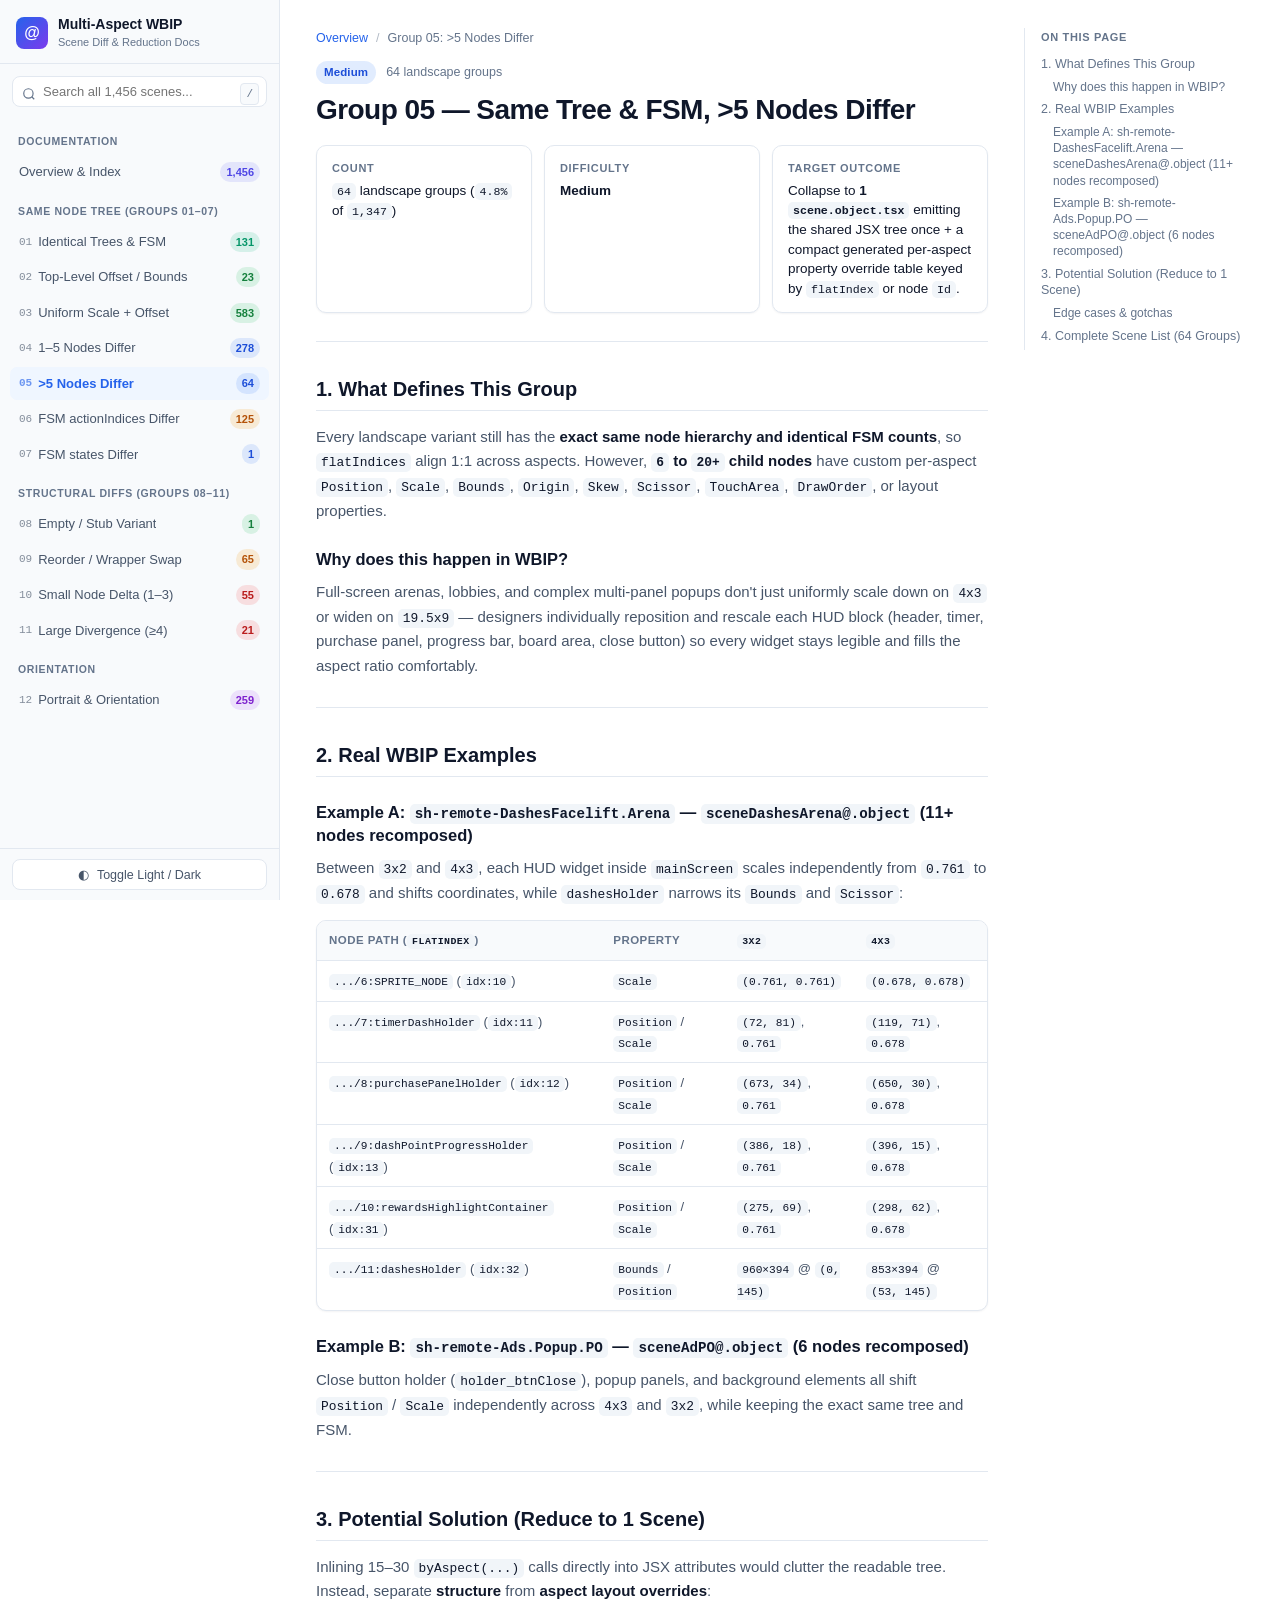
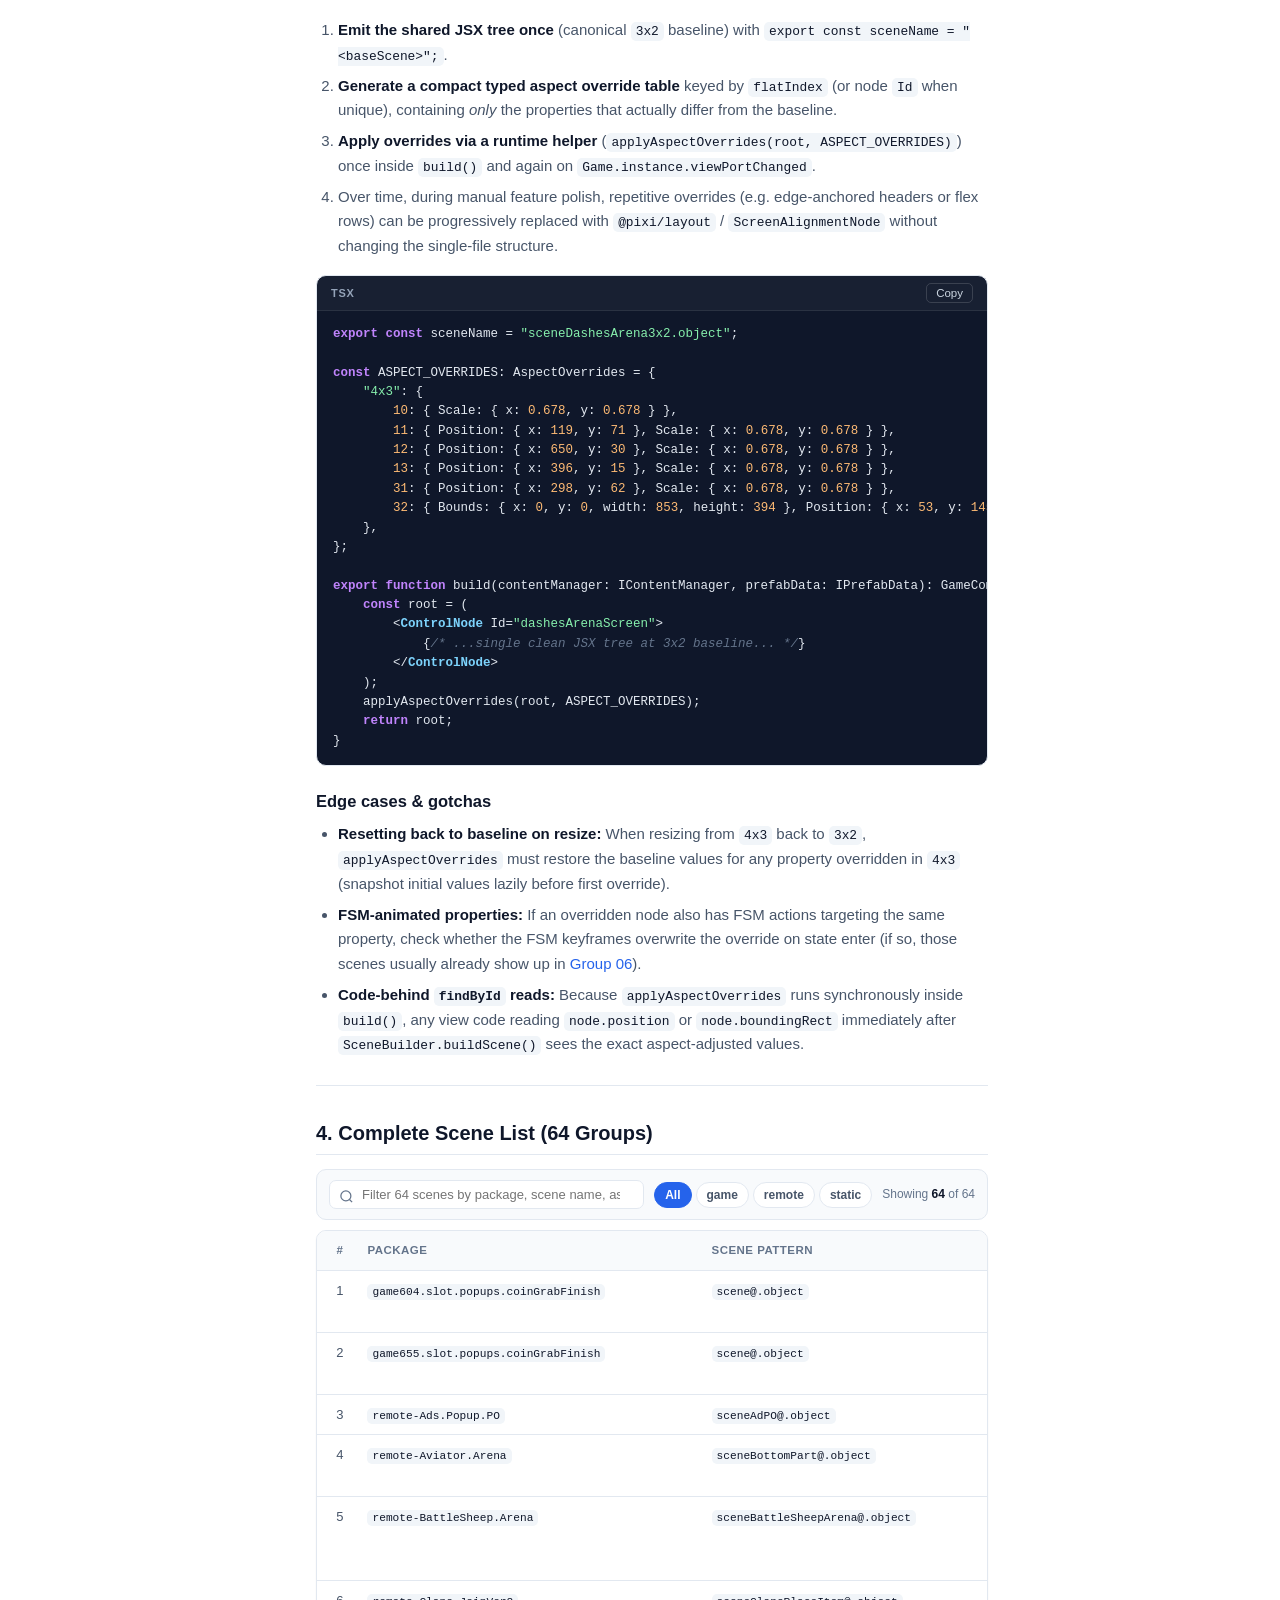
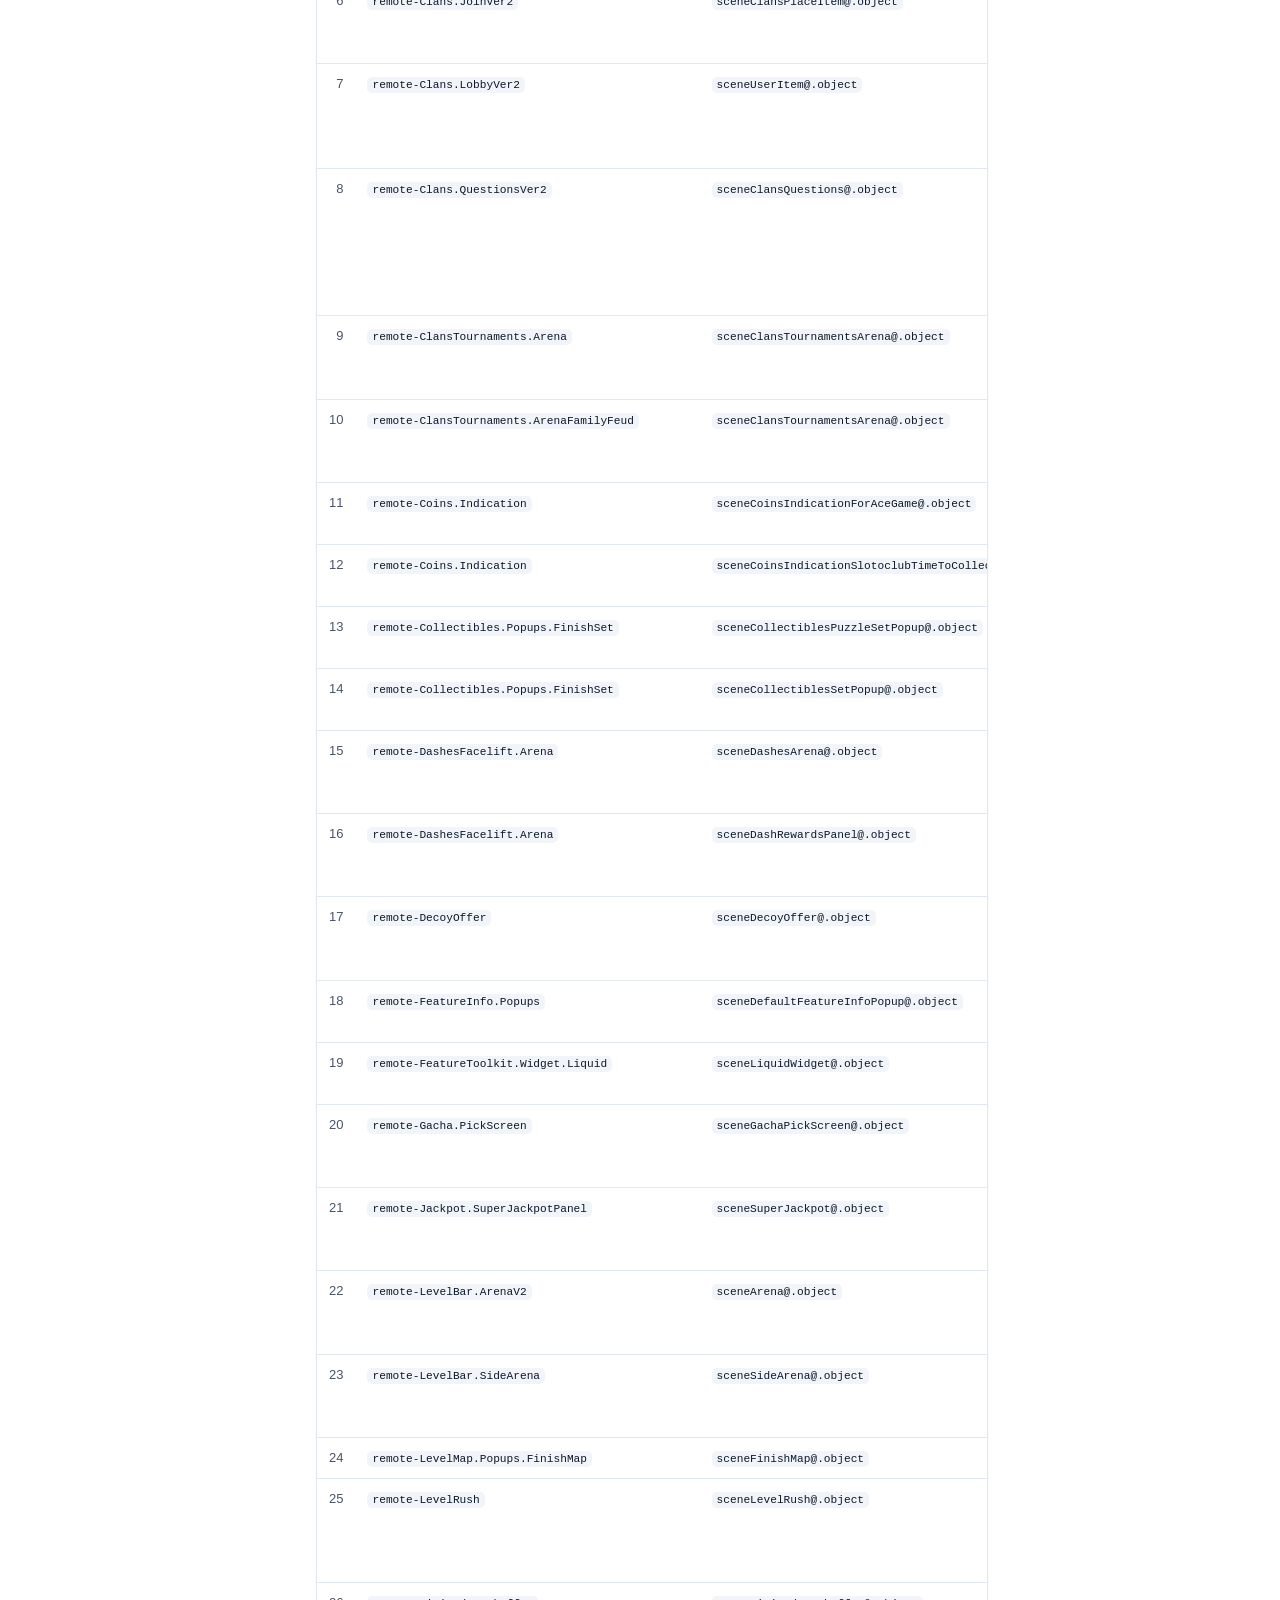
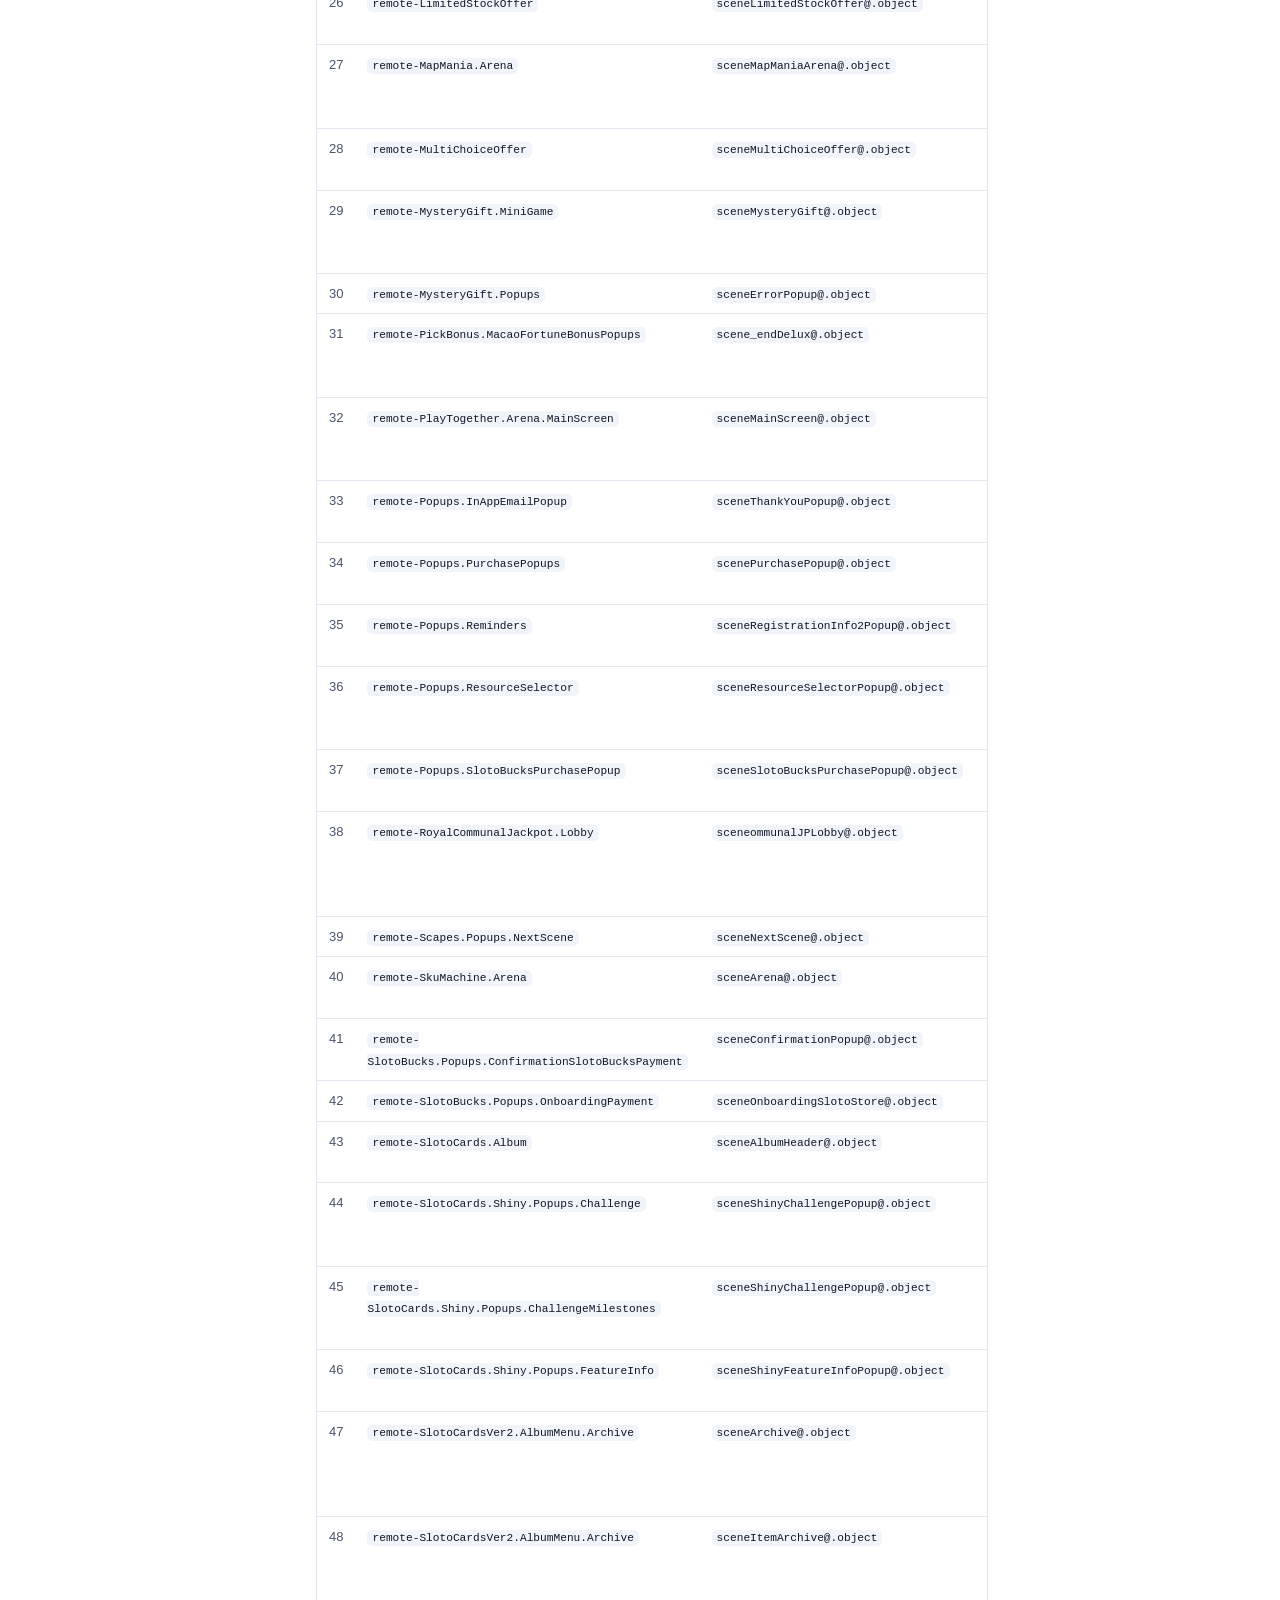
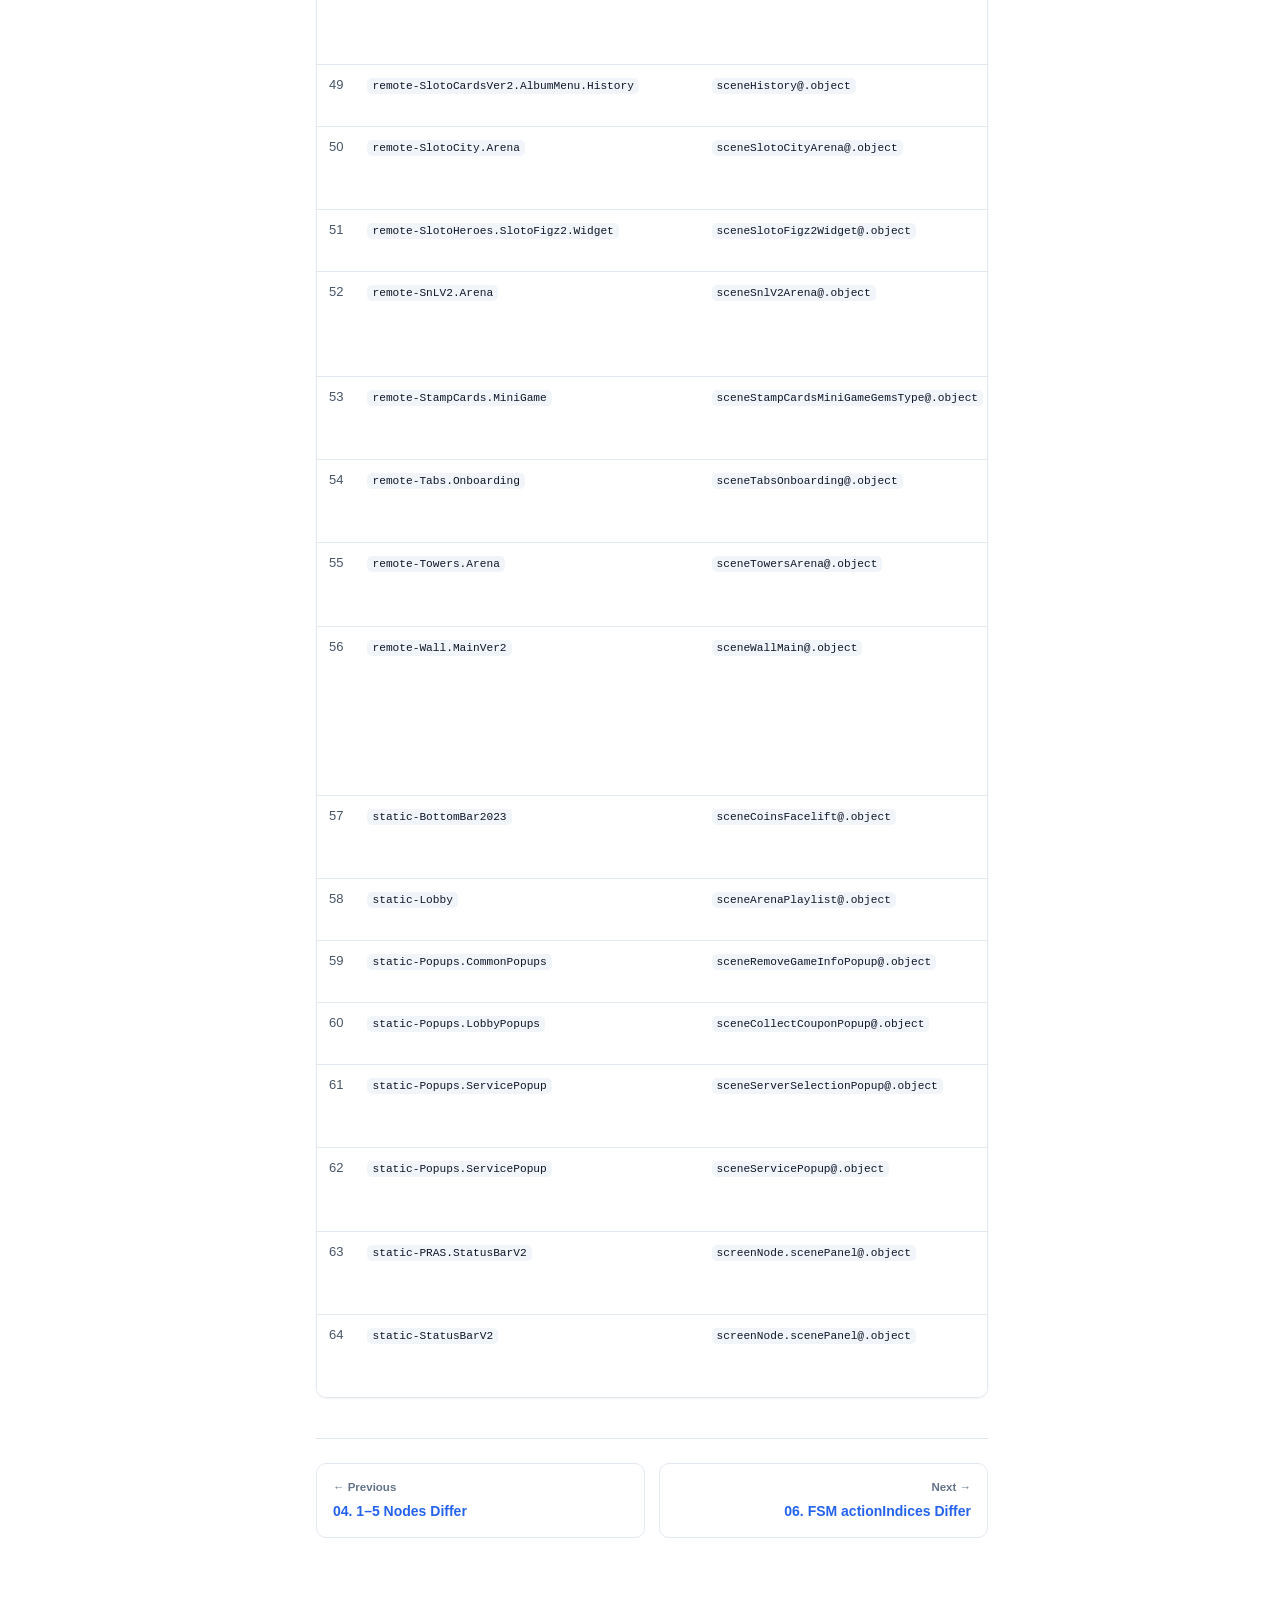
<file: 05-prop-diff-many-nodes.html>
<!DOCTYPE html>
<html lang="en">
<head>
  <meta charset="UTF-8" />
  <meta name="viewport" content="width=device-width, initial-scale=1.0" />
  <title>Group 05 — Same Tree &amp; FSM, &gt;5 Nodes Differ — Multi-Aspect WBIP Scenes Docs</title>
  <link rel="stylesheet" href="./assets/style.css" />
  <script>
    (function() {
      var t = localStorage.getItem("wbip-docs-theme");
      if (t === "dark" || (!t && window.matchMedia && window.matchMedia("(prefers-color-scheme: dark)").matches)) {
        document.documentElement.setAttribute("data-theme", "dark");
      }
    })();
  </script>
</head>
<body>
  <div class="mobile-topbar">
    <button type="button" class="icon-btn" id="sidebar-open" aria-label="Open menu">☰</button>
    <a href="./index.html" class="mobile-brand">Multi-Aspect WBIP Docs</a>
    <button type="button" class="icon-btn" id="mobile-theme-toggle" aria-label="Toggle theme">◐</button>
  </div>
  <div class="sidebar-backdrop" id="sidebar-backdrop"></div>
  <div class="layout">
    <aside class="sidebar" id="sidebar">
    <div class="sidebar-brand">
      <a href="./index.html" class="brand-link">
        <span class="brand-logo">@</span>
        <span>
          <strong>Multi-Aspect WBIP</strong>
          <small>Scene Diff &amp; Reduction Docs</small>
        </span>
      </a>
      <button class="icon-btn mobile-close" id="sidebar-close" aria-label="Close navigation">✕</button>
    </div>
    <div class="global-search-box">
      <svg class="search-icon" viewBox="0 0 24 24" width="14" height="14" fill="none" stroke="currentColor" stroke-width="2"><circle cx="11" cy="11" r="8"/><path d="m21 21-4.3-4.3"/></svg>
      <input type="search" id="global-search-input" placeholder="Search all 1,456 scenes..." autocomplete="off" aria-label="Search all scenes across all groups" />
      <kbd>/</kbd>
      <div class="global-search-results" id="global-search-results" hidden></div>
    </div>
    <nav class="sidebar-nav" aria-label="Diff groups">
      <div class="nav-section-title">Documentation</div>
      <a class="nav-item" href="./index.html"><span class="nav-label">Overview &amp; Index</span><span class="nav-count badge-index">1,456</span></a>
      <div class="nav-section-title">Same Node Tree (Groups 01–07)</div>
      <a class="nav-item" href="./01-identical.html"><span class="nav-label"><span class="nav-num">01</span>Identical Trees &amp; FSM</span><span class="nav-count badge-trivial">131</span></a>
      <a class="nav-item" href="./02-root-offset-only.html"><span class="nav-label"><span class="nav-num">02</span>Top-Level Offset / Bounds</span><span class="nav-count badge-easy">23</span></a>
      <a class="nav-item" href="./03-root-uniform-scale-offset.html"><span class="nav-label"><span class="nav-num">03</span>Uniform Scale + Offset</span><span class="nav-count badge-easy">583</span></a>
      <a class="nav-item" href="./04-prop-diff-1-to-5-nodes.html"><span class="nav-label"><span class="nav-num">04</span>1–5 Nodes Differ</span><span class="nav-count badge-medium">278</span></a>
      <a class="nav-item active" href="./05-prop-diff-many-nodes.html"><span class="nav-label"><span class="nav-num">05</span>&gt;5 Nodes Differ</span><span class="nav-count badge-medium">64</span></a>
      <a class="nav-item" href="./06-fsm-actions-differ.html"><span class="nav-label"><span class="nav-num">06</span>FSM actionIndices Differ</span><span class="nav-count badge-medhard">125</span></a>
      <a class="nav-item" href="./07-fsm-states-differ.html"><span class="nav-label"><span class="nav-num">07</span>FSM states Differ</span><span class="nav-count badge-medium">1</span></a>
      <div class="nav-section-title">Structural Diffs (Groups 08–11)</div>
      <a class="nav-item" href="./08-structural-empty-stub.html"><span class="nav-label"><span class="nav-num">08</span>Empty / Stub Variant</span><span class="nav-count badge-easy">1</span></a>
      <a class="nav-item" href="./09-structural-wrapper-or-reorder.html"><span class="nav-label"><span class="nav-num">09</span>Reorder / Wrapper Swap</span><span class="nav-count badge-medhard">65</span></a>
      <a class="nav-item" href="./10-structural-small-node-delta.html"><span class="nav-label"><span class="nav-num">10</span>Small Node Delta (1–3)</span><span class="nav-count badge-hard">55</span></a>
      <a class="nav-item" href="./11-structural-large-divergence.html"><span class="nav-label"><span class="nav-num">11</span>Large Divergence (≥4)</span><span class="nav-count badge-hard">21</span></a>
      <div class="nav-section-title">Orientation</div>
      <a class="nav-item" href="./12-portrait-and-orientation.html"><span class="nav-label"><span class="nav-num">12</span>Portrait &amp; Orientation</span><span class="nav-count badge-mixed">259</span></a>
    </nav>
    <div class="sidebar-footer">
      <button type="button" class="theme-toggle" id="theme-toggle" aria-label="Toggle color theme">
        <span class="theme-icon">◐</span>
        <span class="theme-label">Toggle Light / Dark</span>
      </button>
    </div>
  </aside>
    <main class="main">
      <div class="content-grid">
        <article class="article">
          <div class="breadcrumb">
            <a href="./index.html">Overview</a>
            <span class="sep">/</span><span>Group 05: &gt;5 Nodes Differ</span>
          </div>
          <div class="page-header">
          <div class="page-eyebrow">
            <span class="badge badge-medium">Medium</span>
            <span class="eyebrow-count">64 landscape groups</span>
          </div>
          <h1 id="group-05-same-tree-fsm-5-nodes-differ">Group 05 — Same Tree &amp; FSM, &gt;5 Nodes Differ</h1>
        </div>
<div class="meta-grid"><div class="meta-card"><div class="meta-label">Count</div><div class="meta-value"><code>64</code> landscape groups (<code>4.8%</code> of <code>1,347</code>)</div></div><div class="meta-card"><div class="meta-label">Difficulty</div><div class="meta-value"><strong>Medium</strong></div></div><div class="meta-card"><div class="meta-label">Target outcome</div><div class="meta-value">Collapse to <strong>1 <code>scene.object.tsx</code></strong> emitting the shared JSX tree once + a compact generated per-aspect property override table keyed by <code>flatIndex</code> or node <code>Id</code>.</div></div></div>
<hr class="section-divider" />
<h2 id="1-what-defines-this-group"><a class="anchor" href="#1-what-defines-this-group" aria-hidden="true">#</a>1. What Defines This Group</h2>
<p>Every landscape variant still has the <strong>exact same node hierarchy and identical FSM counts</strong>, so <code>flatIndices</code> align 1:1 across aspects. However, <strong><code>6</code> to <code>20+</code> child nodes</strong> have custom per-aspect <code>Position</code>, <code>Scale</code>, <code>Bounds</code>, <code>Origin</code>, <code>Skew</code>, <code>Scissor</code>, <code>TouchArea</code>, <code>DrawOrder</code>, or layout properties.</p>
<h3 id="why-does-this-happen-in-wbip"><a class="anchor" href="#why-does-this-happen-in-wbip" aria-hidden="true">#</a>Why does this happen in WBIP?</h3>
<p>Full-screen arenas, lobbies, and complex multi-panel popups don't just uniformly scale down on <code>4x3</code> or widen on <code>19.5x9</code> — designers individually reposition and rescale each HUD block (header, timer, purchase panel, progress bar, board area, close button) so every widget stays legible and fills the aspect ratio comfortably.</p>
<hr class="section-divider" />
<h2 id="2-real-wbip-examples"><a class="anchor" href="#2-real-wbip-examples" aria-hidden="true">#</a>2. Real WBIP Examples</h2>
<h3 id="example-a-sh-remote-dashesfacelift-arena-scenedashesarena-object-11-nodes-recomposed"><a class="anchor" href="#example-a-sh-remote-dashesfacelift-arena-scenedashesarena-object-11-nodes-recomposed" aria-hidden="true">#</a>Example A: <code>sh-remote-DashesFacelift.Arena</code> — <code>sceneDashesArena@.object</code> (11+ nodes recomposed)</h3>
<p>Between <code>3x2</code> and <code>4x3</code>, each HUD widget inside <code>mainScreen</code> scales independently from <code>0.761</code> to <code>0.678</code> and shifts coordinates, while <code>dashesHolder</code> narrows its <code>Bounds</code> and <code>Scissor</code>:</p>
<div class="table-wrap"><table id="tbl-05-1" class=""><thead><tr><th class="align-left">Node Path (<code>flatIndex</code>)</th><th class="align-left">Property</th><th class="align-left"><code>3x2</code></th><th class="align-left"><code>4x3</code></th></tr></thead><tbody><tr data-scope="" data-search=".../6:sprite_node (idx:10) scale (0.761, 0.761) (0.678, 0.678)"><td class="align-left"><code>.../6:SPRITE_NODE</code> (<code>idx:10</code>)</td><td class="align-left"><code>Scale</code></td><td class="align-left"><code>(0.761, 0.761)</code></td><td class="align-left"><code>(0.678, 0.678)</code></td></tr><tr data-scope="" data-search=".../7:timerdashholder (idx:11) position / scale (72, 81), 0.761 (119, 71), 0.678"><td class="align-left"><code>.../7:timerDashHolder</code> (<code>idx:11</code>)</td><td class="align-left"><code>Position</code> / <code>Scale</code></td><td class="align-left"><code>(72, 81)</code>, <code>0.761</code></td><td class="align-left"><code>(119, 71)</code>, <code>0.678</code></td></tr><tr data-scope="" data-search=".../8:purchasepanelholder (idx:12) position / scale (673, 34), 0.761 (650, 30), 0.678"><td class="align-left"><code>.../8:purchasePanelHolder</code> (<code>idx:12</code>)</td><td class="align-left"><code>Position</code> / <code>Scale</code></td><td class="align-left"><code>(673, 34)</code>, <code>0.761</code></td><td class="align-left"><code>(650, 30)</code>, <code>0.678</code></td></tr><tr data-scope="" data-search=".../9:dashpointprogressholder (idx:13) position / scale (386, 18), 0.761 (396, 15), 0.678"><td class="align-left"><code>.../9:dashPointProgressHolder</code> (<code>idx:13</code>)</td><td class="align-left"><code>Position</code> / <code>Scale</code></td><td class="align-left"><code>(386, 18)</code>, <code>0.761</code></td><td class="align-left"><code>(396, 15)</code>, <code>0.678</code></td></tr><tr data-scope="" data-search=".../10:rewardshighlightcontainer (idx:31) position / scale (275, 69), 0.761 (298, 62), 0.678"><td class="align-left"><code>.../10:rewardsHighlightContainer</code> (<code>idx:31</code>)</td><td class="align-left"><code>Position</code> / <code>Scale</code></td><td class="align-left"><code>(275, 69)</code>, <code>0.761</code></td><td class="align-left"><code>(298, 62)</code>, <code>0.678</code></td></tr><tr data-scope="" data-search=".../11:dashesholder (idx:32) bounds / position 960×394 @ (0, 145) 853×394 @ (53, 145)"><td class="align-left"><code>.../11:dashesHolder</code> (<code>idx:32</code>)</td><td class="align-left"><code>Bounds</code> / <code>Position</code></td><td class="align-left"><code>960×394</code> @ <code>(0, 145)</code></td><td class="align-left"><code>853×394</code> @ <code>(53, 145)</code></td></tr></tbody></table></div>
<h3 id="example-b-sh-remote-ads-popup-po-sceneadpo-object-6-nodes-recomposed"><a class="anchor" href="#example-b-sh-remote-ads-popup-po-sceneadpo-object-6-nodes-recomposed" aria-hidden="true">#</a>Example B: <code>sh-remote-Ads.Popup.PO</code> — <code>sceneAdPO@.object</code> (6 nodes recomposed)</h3>
<p>Close button holder (<code>holder_btnClose</code>), popup panels, and background elements all shift <code>Position</code> / <code>Scale</code> independently across <code>4x3</code> and <code>3x2</code>, while keeping the exact same tree and FSM.</p>
<hr class="section-divider" />
<h2 id="3-potential-solution-reduce-to-1-scene"><a class="anchor" href="#3-potential-solution-reduce-to-1-scene" aria-hidden="true">#</a>3. Potential Solution (Reduce to 1 Scene)</h2>
<p>Inlining 15–30 <code>byAspect(...)</code> calls directly into JSX attributes would clutter the readable tree. Instead, separate <strong>structure</strong> from <strong>aspect layout overrides</strong>:</p>
<ol><li><strong>Emit the shared JSX tree once</strong> (canonical <code>3x2</code> baseline) with <code>export const sceneName = &quot;&lt;baseScene&gt;&quot;;</code>.</li><li><strong>Generate a compact typed aspect override table</strong> keyed by <code>flatIndex</code> (or node <code>Id</code> when unique), containing <em>only</em> the properties that actually differ from the baseline.</li><li><strong>Apply overrides via a runtime helper</strong> (<code>applyAspectOverrides(root, ASPECT_OVERRIDES)</code>) once inside <code>build()</code> and again on <code>Game.instance.viewPortChanged</code>.</li><li>Over time, during manual feature polish, repetitive overrides (e.g. edge-anchored headers or flex rows) can be progressively replaced with <code>@pixi/layout</code> / <code>ScreenAlignmentNode</code> without changing the single-file structure.</li></ol>
<div class="code-block">
        <div class="code-header">
          <span class="code-lang">TSX</span>
          <button class="copy-btn" type="button" data-copy>Copy</button>
        </div>
        <pre><code class="lang-tsx"><span class="tok-kw">export</span> <span class="tok-kw">const</span> sceneName = <span class="tok-string">&quot;sceneDashesArena3x2.object&quot;</span>;

<span class="tok-kw">const</span> ASPECT_OVERRIDES: AspectOverrides = {
    <span class="tok-string">&quot;4x3&quot;</span>: {
        <span class="tok-num">10</span>: { Scale: { x: <span class="tok-num">0.678</span>, y: <span class="tok-num">0.678</span> } },
        <span class="tok-num">11</span>: { Position: { x: <span class="tok-num">119</span>, y: <span class="tok-num">71</span> }, Scale: { x: <span class="tok-num">0.678</span>, y: <span class="tok-num">0.678</span> } },
        <span class="tok-num">12</span>: { Position: { x: <span class="tok-num">650</span>, y: <span class="tok-num">30</span> }, Scale: { x: <span class="tok-num">0.678</span>, y: <span class="tok-num">0.678</span> } },
        <span class="tok-num">13</span>: { Position: { x: <span class="tok-num">396</span>, y: <span class="tok-num">15</span> }, Scale: { x: <span class="tok-num">0.678</span>, y: <span class="tok-num">0.678</span> } },
        <span class="tok-num">31</span>: { Position: { x: <span class="tok-num">298</span>, y: <span class="tok-num">62</span> }, Scale: { x: <span class="tok-num">0.678</span>, y: <span class="tok-num">0.678</span> } },
        <span class="tok-num">32</span>: { Bounds: { x: <span class="tok-num">0</span>, y: <span class="tok-num">0</span>, width: <span class="tok-num">853</span>, height: <span class="tok-num">394</span> }, Position: { x: <span class="tok-num">53</span>, y: <span class="tok-num">145</span> } },
    },
};

<span class="tok-kw">export</span> <span class="tok-kw">function</span> build(contentManager: IContentManager, prefabData: IPrefabData): GameComponent {
    <span class="tok-kw">const</span> root = (
        &lt;<span class="tok-tag">ControlNode</span> Id=<span class="tok-string">&quot;dashesArenaScreen&quot;</span>&gt;
            {<span class="tok-comment">/* ...single clean JSX tree at 3x2 baseline... */</span>}
        &lt;/<span class="tok-tag">ControlNode</span>&gt;
    );
    applyAspectOverrides(root, ASPECT_OVERRIDES);
    <span class="tok-kw">return</span> root;
}</code></pre>
      </div>
<h3 id="edge-cases-gotchas"><a class="anchor" href="#edge-cases-gotchas" aria-hidden="true">#</a>Edge cases &amp; gotchas</h3>
<ul><li><strong>Resetting back to baseline on resize:</strong> When resizing from <code>4x3</code> back to <code>3x2</code>, <code>applyAspectOverrides</code> must restore the baseline values for any property overridden in <code>4x3</code> (snapshot initial values lazily before first override).</li><li><strong>FSM-animated properties:</strong> If an overridden node also has FSM actions targeting the same property, check whether the FSM keyframes overwrite the override on state enter (if so, those scenes usually already show up in <a href="./06-fsm-actions-differ.html">Group 06</a>).</li><li><strong>Code-behind <code>findById</code> reads:</strong> Because <code>applyAspectOverrides</code> runs synchronously inside <code>build()</code>, any view code reading <code>node.position</code> or <code>node.boundingRect</code> immediately after <code>SceneBuilder.buildScene()</code> sees the exact aspect-adjusted values.</li></ul>
<hr class="section-divider" />
<h2 id="4-complete-scene-list-64-groups"><a class="anchor" href="#4-complete-scene-list-64-groups" aria-hidden="true">#</a>4. Complete Scene List (64 Groups)</h2>
<div class="table-toolbar" data-table-toolbar="tbl-05-2">
              <div class="table-search-wrap">
                <svg class="search-icon" viewBox="0 0 24 24" width="15" height="15" fill="none" stroke="currentColor" stroke-width="2"><circle cx="11" cy="11" r="8"/><path d="m21 21-4.3-4.3"/></svg>
                <input type="search" class="table-search" placeholder="Filter 64 scenes by package, scene name, aspect, or property..." aria-label="Filter table" />
              </div>
              <div class="scope-chips" role="group" aria-label="Filter by package scope">
                      <button type="button" class="chip active" data-scope="all">All</button>
                      <button type="button" class="chip" data-scope="game">game</button><button type="button" class="chip" data-scope="remote">remote</button><button type="button" class="chip" data-scope="static">static</button>
                    </div>
              <span class="table-count" data-count>Showing <strong>64</strong> of 64</span>
            </div><div class="table-wrap"><table id="tbl-05-2" class="inventory-table"><thead><tr><th class="align-right">#</th><th class="align-left">Package</th><th class="align-left">Scene Pattern</th><th class="align-left">Scope</th><th class="align-left">Landscape Aspects</th><th class="align-right">Total Nodes</th><th class="align-right">Diff Nodes</th><th class="align-left">Differing Properties</th></tr></thead><tbody><tr data-scope="game" data-search="1 game604.slot.popups.coingrabfinish scene@.object game 4x3, 3x2 origin, position, scale, skew"><td class="align-right">1</td><td class="align-left"><code>game604.slot.popups.coinGrabFinish</code></td><td class="align-left"><code>scene@.object</code></td><td class="align-left"><span class="scope-pill scope-game">game</span></td><td class="align-left"><code>4x3</code>, <code>3x2</code></td><td class="align-right">78</td><td class="align-right">15</td><td class="align-left"><code>Origin</code>, <code>Position</code>, <code>Scale</code>, <code>Skew</code></td></tr><tr data-scope="game" data-search="2 game655.slot.popups.coingrabfinish scene@.object game 4x3, 3x2 origin, position, scale, skew"><td class="align-right">2</td><td class="align-left"><code>game655.slot.popups.coinGrabFinish</code></td><td class="align-left"><code>scene@.object</code></td><td class="align-left"><span class="scope-pill scope-game">game</span></td><td class="align-left"><code>4x3</code>, <code>3x2</code></td><td class="align-right">80</td><td class="align-right">15</td><td class="align-left"><code>Origin</code>, <code>Position</code>, <code>Scale</code>, <code>Skew</code></td></tr><tr data-scope="remote" data-search="3 remote-ads.popup.po sceneadpo@.object remote 4x3, 3x2 position, scale"><td class="align-right">3</td><td class="align-left"><code>remote-Ads.Popup.PO</code></td><td class="align-left"><code>sceneAdPO@.object</code></td><td class="align-left"><span class="scope-pill scope-remote">remote</span></td><td class="align-left"><code>4x3</code>, <code>3x2</code></td><td class="align-right">27</td><td class="align-right">6</td><td class="align-left"><code>Position</code>, <code>Scale</code></td></tr><tr data-scope="remote" data-search="4 remote-aviator.arena scenebottompart@.object remote 4x3, 3x2, 16x9, 18x9 origin, position, scale"><td class="align-right">4</td><td class="align-left"><code>remote-Aviator.Arena</code></td><td class="align-left"><code>sceneBottomPart@.object</code></td><td class="align-left"><span class="scope-pill scope-remote">remote</span></td><td class="align-left"><code>4x3</code>, <code>3x2</code>, <code>16x9</code>, <code>18x9</code></td><td class="align-right">64</td><td class="align-right">14</td><td class="align-left"><code>Origin</code>, <code>Position</code>, <code>Scale</code></td></tr><tr data-scope="remote" data-search="5 remote-battlesheep.arena scenebattlesheeparena@.object remote 4x3, 3x2, 5x3, 16x9, 18x9, 19.5x9 position, scale"><td class="align-right">5</td><td class="align-left"><code>remote-BattleSheep.Arena</code></td><td class="align-left"><code>sceneBattleSheepArena@.object</code></td><td class="align-left"><span class="scope-pill scope-remote">remote</span></td><td class="align-left"><code>4x3</code>, <code>3x2</code>, <code>5x3</code>, <code>16x9</code>, <code>18x9</code>, <code>19.5x9</code></td><td class="align-right">97</td><td class="align-right">12</td><td class="align-left"><code>Position</code>, <code>Scale</code></td></tr><tr data-scope="remote" data-search="6 remote-clans.joinver2 sceneclansplaceitem@.object remote 4x3, 3x2, 5x3, 16x9, 18x9, 19.5x9 position, scale"><td class="align-right">6</td><td class="align-left"><code>remote-Clans.JoinVer2</code></td><td class="align-left"><code>sceneClansPlaceItem@.object</code></td><td class="align-left"><span class="scope-pill scope-remote">remote</span></td><td class="align-left"><code>4x3</code>, <code>3x2</code>, <code>5x3</code>, <code>16x9</code>, <code>18x9</code>, <code>19.5x9</code></td><td class="align-right">23</td><td class="align-right">9</td><td class="align-left"><code>Position</code>, <code>Scale</code></td></tr><tr data-scope="remote" data-search="7 remote-clans.lobbyver2 sceneuseritem@.object remote 4x3, 3x2, 5x3, 16x9, 18x9, 19.5x9 bounds, position, scale, size, spritename, text, toucharea"><td class="align-right">7</td><td class="align-left"><code>remote-Clans.LobbyVer2</code></td><td class="align-left"><code>sceneUserItem@.object</code></td><td class="align-left"><span class="scope-pill scope-remote">remote</span></td><td class="align-left"><code>4x3</code>, <code>3x2</code>, <code>5x3</code>, <code>16x9</code>, <code>18x9</code>, <code>19.5x9</code></td><td class="align-right">63</td><td class="align-right">17</td><td class="align-left"><code>Bounds</code>, <code>Position</code>, <code>Scale</code>, <code>Size</code>, <code>SpriteName</code>, <code>Text</code>, <code>TouchArea</code></td></tr><tr data-scope="remote" data-search="8 remote-clans.questionsver2 sceneclansquestions@.object remote 4x3, 3x2, 5x3, 16x9, 18x9, 19.5x9 bounds, maskorigin, maskposition, position, scale, spritename, texturename, toucharea"><td class="align-right">8</td><td class="align-left"><code>remote-Clans.QuestionsVer2</code></td><td class="align-left"><code>sceneClansQuestions@.object</code></td><td class="align-left"><span class="scope-pill scope-remote">remote</span></td><td class="align-left"><code>4x3</code>, <code>3x2</code>, <code>5x3</code>, <code>16x9</code>, <code>18x9</code>, <code>19.5x9</code></td><td class="align-right">11</td><td class="align-right">6</td><td class="align-left"><code>Bounds</code>, <code>MaskOrigin</code>, <code>MaskPosition</code>, <code>Position</code>, <code>Scale</code>, <code>SpriteName</code>, <code>TextureName</code>, <code>TouchArea</code></td></tr><tr data-scope="remote" data-search="9 remote-clanstournaments.arena sceneclanstournamentsarena@.object remote 4x3, 3x2, 5x3, 16x9, 18x9, 19.5x9 position, scale"><td class="align-right">9</td><td class="align-left"><code>remote-ClansTournaments.Arena</code></td><td class="align-left"><code>sceneClansTournamentsArena@.object</code></td><td class="align-left"><span class="scope-pill scope-remote">remote</span></td><td class="align-left"><code>4x3</code>, <code>3x2</code>, <code>5x3</code>, <code>16x9</code>, <code>18x9</code>, <code>19.5x9</code></td><td class="align-right">108</td><td class="align-right">6</td><td class="align-left"><code>Position</code>, <code>Scale</code></td></tr><tr data-scope="remote" data-search="10 remote-clanstournaments.arenafamilyfeud sceneclanstournamentsarena@.object remote 4x3, 3x2, 5x3, 16x9, 18x9, 19.5x9 position, scale"><td class="align-right">10</td><td class="align-left"><code>remote-ClansTournaments.ArenaFamilyFeud</code></td><td class="align-left"><code>sceneClansTournamentsArena@.object</code></td><td class="align-left"><span class="scope-pill scope-remote">remote</span></td><td class="align-left"><code>4x3</code>, <code>3x2</code>, <code>5x3</code>, <code>16x9</code>, <code>18x9</code>, <code>19.5x9</code></td><td class="align-right">72</td><td class="align-right">9</td><td class="align-left"><code>Position</code>, <code>Scale</code></td></tr><tr data-scope="remote" data-search="11 remote-coins.indication scenecoinsindicationforacegame@.object remote 4x3, 3x2 position, scale, skew"><td class="align-right">11</td><td class="align-left"><code>remote-Coins.Indication</code></td><td class="align-left"><code>sceneCoinsIndicationForAceGame@.object</code></td><td class="align-left"><span class="scope-pill scope-remote">remote</span></td><td class="align-left"><code>4x3</code>, <code>3x2</code></td><td class="align-right">45</td><td class="align-right">23</td><td class="align-left"><code>Position</code>, <code>Scale</code>, <code>Skew</code></td></tr><tr data-scope="remote" data-search="12 remote-coins.indication scenecoinsindicationslotoclubtimetocollect@.object remote 4x3, 3x2 position, scale, skew"><td class="align-right">12</td><td class="align-left"><code>remote-Coins.Indication</code></td><td class="align-left"><code>sceneCoinsIndicationSlotoclubTimeToCollect@.object</code></td><td class="align-left"><span class="scope-pill scope-remote">remote</span></td><td class="align-left"><code>4x3</code>, <code>3x2</code></td><td class="align-right">45</td><td class="align-right">23</td><td class="align-left"><code>Position</code>, <code>Scale</code>, <code>Skew</code></td></tr><tr data-scope="remote" data-search="13 remote-collectibles.popups.finishset scenecollectiblespuzzlesetpopup@.object remote 4x3, 3x2, 5x3, 16x9 position, scale"><td class="align-right">13</td><td class="align-left"><code>remote-Collectibles.Popups.FinishSet</code></td><td class="align-left"><code>sceneCollectiblesPuzzleSetPopup@.object</code></td><td class="align-left"><span class="scope-pill scope-remote">remote</span></td><td class="align-left"><code>4x3</code>, <code>3x2</code>, <code>5x3</code>, <code>16x9</code></td><td class="align-right">155</td><td class="align-right">8</td><td class="align-left"><code>Position</code>, <code>Scale</code></td></tr><tr data-scope="remote" data-search="14 remote-collectibles.popups.finishset scenecollectiblessetpopup@.object remote 4x3, 3x2, 5x3, 16x9 position, scale"><td class="align-right">14</td><td class="align-left"><code>remote-Collectibles.Popups.FinishSet</code></td><td class="align-left"><code>sceneCollectiblesSetPopup@.object</code></td><td class="align-left"><span class="scope-pill scope-remote">remote</span></td><td class="align-left"><code>4x3</code>, <code>3x2</code>, <code>5x3</code>, <code>16x9</code></td><td class="align-right">166</td><td class="align-right">7</td><td class="align-left"><code>Position</code>, <code>Scale</code></td></tr><tr data-scope="remote" data-search="15 remote-dashesfacelift.arena scenedashesarena@.object remote 4x3, 3x2, 5x3, 16x9, 19.5x9, 21x9 bounds, draworder, position, scale"><td class="align-right">15</td><td class="align-left"><code>remote-DashesFacelift.Arena</code></td><td class="align-left"><code>sceneDashesArena@.object</code></td><td class="align-left"><span class="scope-pill scope-remote">remote</span></td><td class="align-left"><code>4x3</code>, <code>3x2</code>, <code>5x3</code>, <code>16x9</code>, <code>19.5x9</code>, <code>21x9</code></td><td class="align-right">55</td><td class="align-right">11</td><td class="align-left"><code>Bounds</code>, <code>DrawOrder</code>, <code>Position</code>, <code>Scale</code></td></tr><tr data-scope="remote" data-search="16 remote-dashesfacelift.arena scenedashrewardspanel@.object remote 4x3, 3x2, 5x3, 16x9, 19.5x9, 21x9 bounds, position, scale, scissor"><td class="align-right">16</td><td class="align-left"><code>remote-DashesFacelift.Arena</code></td><td class="align-left"><code>sceneDashRewardsPanel@.object</code></td><td class="align-left"><span class="scope-pill scope-remote">remote</span></td><td class="align-left"><code>4x3</code>, <code>3x2</code>, <code>5x3</code>, <code>16x9</code>, <code>19.5x9</code>, <code>21x9</code></td><td class="align-right">52</td><td class="align-right">9</td><td class="align-left"><code>Bounds</code>, <code>Position</code>, <code>Scale</code>, <code>Scissor</code></td></tr><tr data-scope="remote" data-search="17 remote-decoyoffer scenedecoyoffer@.object remote 4x3, 3x2, 5x3, 16x9, 18x9, 19.5x9 bounds, offset, position, scale, size"><td class="align-right">17</td><td class="align-left"><code>remote-DecoyOffer</code></td><td class="align-left"><code>sceneDecoyOffer@.object</code></td><td class="align-left"><span class="scope-pill scope-remote">remote</span></td><td class="align-left"><code>4x3</code>, <code>3x2</code>, <code>5x3</code>, <code>16x9</code>, <code>18x9</code>, <code>19.5x9</code></td><td class="align-right">38</td><td class="align-right">6</td><td class="align-left"><code>Bounds</code>, <code>Offset</code>, <code>Position</code>, <code>Scale</code>, <code>Size</code></td></tr><tr data-scope="remote" data-search="18 remote-featureinfo.popups scenedefaultfeatureinfopopup@.object remote 4x3, 3x2, 5x3, 16x9 offset, position, scale, size"><td class="align-right">18</td><td class="align-left"><code>remote-FeatureInfo.Popups</code></td><td class="align-left"><code>sceneDefaultFeatureInfoPopup@.object</code></td><td class="align-left"><span class="scope-pill scope-remote">remote</span></td><td class="align-left"><code>4x3</code>, <code>3x2</code>, <code>5x3</code>, <code>16x9</code></td><td class="align-right">19</td><td class="align-right">6</td><td class="align-left"><code>Offset</code>, <code>Position</code>, <code>Scale</code>, <code>Size</code></td></tr><tr data-scope="remote" data-search="19 remote-featuretoolkit.widget.liquid sceneliquidwidget@.object remote 4x3, 3x2 bounds, position, scale"><td class="align-right">19</td><td class="align-left"><code>remote-FeatureToolkit.Widget.Liquid</code></td><td class="align-left"><code>sceneLiquidWidget@.object</code></td><td class="align-left"><span class="scope-pill scope-remote">remote</span></td><td class="align-left"><code>4x3</code>, <code>3x2</code></td><td class="align-right">75</td><td class="align-right">10</td><td class="align-left"><code>Bounds</code>, <code>Position</code>, <code>Scale</code></td></tr><tr data-scope="remote" data-search="20 remote-gacha.pickscreen scenegachapickscreen@.object remote 4x3, 3x2, 5x3, 16x9, 18x9, 19.5x9 bounds, id, position, scale"><td class="align-right">20</td><td class="align-left"><code>remote-Gacha.PickScreen</code></td><td class="align-left"><code>sceneGachaPickScreen@.object</code></td><td class="align-left"><span class="scope-pill scope-remote">remote</span></td><td class="align-left"><code>4x3</code>, <code>3x2</code>, <code>5x3</code>, <code>16x9</code>, <code>18x9</code>, <code>19.5x9</code></td><td class="align-right">63</td><td class="align-right">7</td><td class="align-left"><code>Bounds</code>, <code>Id</code>, <code>Position</code>, <code>Scale</code></td></tr><tr data-scope="remote" data-search="21 remote-jackpot.superjackpotpanel scenesuperjackpot@.object remote 4x3, 3x2, 5x3, 16x9, 18x9, 19.5x9 halignment, position, scale, size, toucharea"><td class="align-right">21</td><td class="align-left"><code>remote-Jackpot.SuperJackpotPanel</code></td><td class="align-left"><code>sceneSuperJackpot@.object</code></td><td class="align-left"><span class="scope-pill scope-remote">remote</span></td><td class="align-left"><code>4x3</code>, <code>3x2</code>, <code>5x3</code>, <code>16x9</code>, <code>18x9</code>, <code>19.5x9</code></td><td class="align-right">527</td><td class="align-right">31</td><td class="align-left"><code>HAlignment</code>, <code>Position</code>, <code>Scale</code>, <code>Size</code>, <code>TouchArea</code></td></tr><tr data-scope="remote" data-search="22 remote-levelbar.arenav2 scenearena@.object remote 4x3, 3x2, 5x3, 16x10, 16x9, 18x9, 19.5x9, 21x9 bounds, position, scale"><td class="align-right">22</td><td class="align-left"><code>remote-LevelBar.ArenaV2</code></td><td class="align-left"><code>sceneArena@.object</code></td><td class="align-left"><span class="scope-pill scope-remote">remote</span></td><td class="align-left"><code>4x3</code>, <code>3x2</code>, <code>5x3</code>, <code>16x10</code>, <code>16x9</code>, <code>18x9</code>, <code>19.5x9</code>, <code>21x9</code></td><td class="align-right">230</td><td class="align-right">11</td><td class="align-left"><code>Bounds</code>, <code>Position</code>, <code>Scale</code></td></tr><tr data-scope="remote" data-search="23 remote-levelbar.sidearena scenesidearena@.object remote 4x3, 3x2, 5x3, 16x9, 18x9, 19.5x9 position"><td class="align-right">23</td><td class="align-left"><code>remote-LevelBar.SideArena</code></td><td class="align-left"><code>sceneSideArena@.object</code></td><td class="align-left"><span class="scope-pill scope-remote">remote</span></td><td class="align-left"><code>4x3</code>, <code>3x2</code>, <code>5x3</code>, <code>16x9</code>, <code>18x9</code>, <code>19.5x9</code></td><td class="align-right">37</td><td class="align-right">7</td><td class="align-left"><code>Position</code></td></tr><tr data-scope="remote" data-search="24 remote-levelmap.popups.finishmap scenefinishmap@.object remote 4x3, 3x2 position, scale"><td class="align-right">24</td><td class="align-left"><code>remote-LevelMap.Popups.FinishMap</code></td><td class="align-left"><code>sceneFinishMap@.object</code></td><td class="align-left"><span class="scope-pill scope-remote">remote</span></td><td class="align-left"><code>4x3</code>, <code>3x2</code></td><td class="align-right">318</td><td class="align-right">7</td><td class="align-left"><code>Position</code>, <code>Scale</code></td></tr><tr data-scope="remote" data-search="25 remote-levelrush scenelevelrush@.object remote 4x3, 3x2, 16x9, 19.5x9 bounds, halignment, id, origin, position, scale, skew, text"><td class="align-right">25</td><td class="align-left"><code>remote-LevelRush</code></td><td class="align-left"><code>sceneLevelRush@.object</code></td><td class="align-left"><span class="scope-pill scope-remote">remote</span></td><td class="align-left"><code>4x3</code>, <code>3x2</code>, <code>16x9</code>, <code>19.5x9</code></td><td class="align-right">55</td><td class="align-right">19</td><td class="align-left"><code>Bounds</code>, <code>HAlignment</code>, <code>Id</code>, <code>Origin</code>, <code>Position</code>, <code>Scale</code>, <code>Skew</code>, <code>Text</code></td></tr><tr data-scope="remote" data-search="26 remote-limitedstockoffer scenelimitedstockoffer@.object remote 4x3, 3x2, 5x3, 16x9 position, scale"><td class="align-right">26</td><td class="align-left"><code>remote-LimitedStockOffer</code></td><td class="align-left"><code>sceneLimitedStockOffer@.object</code></td><td class="align-left"><span class="scope-pill scope-remote">remote</span></td><td class="align-left"><code>4x3</code>, <code>3x2</code>, <code>5x3</code>, <code>16x9</code></td><td class="align-right">168</td><td class="align-right">6</td><td class="align-left"><code>Position</code>, <code>Scale</code></td></tr><tr data-scope="remote" data-search="27 remote-mapmania.arena scenemapmaniaarena@.object remote 4x3, 3x2, 5x3, 16x9, 18x9, 19.5x9 position, scale"><td class="align-right">27</td><td class="align-left"><code>remote-MapMania.Arena</code></td><td class="align-left"><code>sceneMapManiaArena@.object</code></td><td class="align-left"><span class="scope-pill scope-remote">remote</span></td><td class="align-left"><code>4x3</code>, <code>3x2</code>, <code>5x3</code>, <code>16x9</code>, <code>18x9</code>, <code>19.5x9</code></td><td class="align-right">85</td><td class="align-right">14</td><td class="align-left"><code>Position</code>, <code>Scale</code></td></tr><tr data-scope="remote" data-search="28 remote-multichoiceoffer scenemultichoiceoffer@.object remote 4x3, 3x2, 5x3, 16x10, 16x9 position, scale"><td class="align-right">28</td><td class="align-left"><code>remote-MultiChoiceOffer</code></td><td class="align-left"><code>sceneMultiChoiceOffer@.object</code></td><td class="align-left"><span class="scope-pill scope-remote">remote</span></td><td class="align-left"><code>4x3</code>, <code>3x2</code>, <code>5x3</code>, <code>16x10</code>, <code>16x9</code></td><td class="align-right">20</td><td class="align-right">9</td><td class="align-left"><code>Position</code>, <code>Scale</code></td></tr><tr data-scope="remote" data-search="29 remote-mysterygift.minigame scenemysterygift@.object remote 4x3, 3x2, 5x3, 16x9, 18x9, 19.5x9 position, scale"><td class="align-right">29</td><td class="align-left"><code>remote-MysteryGift.MiniGame</code></td><td class="align-left"><code>sceneMysteryGift@.object</code></td><td class="align-left"><span class="scope-pill scope-remote">remote</span></td><td class="align-left"><code>4x3</code>, <code>3x2</code>, <code>5x3</code>, <code>16x9</code>, <code>18x9</code>, <code>19.5x9</code></td><td class="align-right">218</td><td class="align-right">8</td><td class="align-left"><code>Position</code>, <code>Scale</code></td></tr><tr data-scope="remote" data-search="30 remote-mysterygift.popups sceneerrorpopup@.object remote 4x3, 3x2 position, scale"><td class="align-right">30</td><td class="align-left"><code>remote-MysteryGift.Popups</code></td><td class="align-left"><code>sceneErrorPopup@.object</code></td><td class="align-left"><span class="scope-pill scope-remote">remote</span></td><td class="align-left"><code>4x3</code>, <code>3x2</code></td><td class="align-right">15</td><td class="align-right">6</td><td class="align-left"><code>Position</code>, <code>Scale</code></td></tr><tr data-scope="remote" data-search="31 remote-pickbonus.macaofortunebonuspopups scene_enddelux@.object remote 4x3, 3x2, 5x3, 16x9 origin, position, scale, skew, spritename"><td class="align-right">31</td><td class="align-left"><code>remote-PickBonus.MacaoFortuneBonusPopups</code></td><td class="align-left"><code>scene_endDelux@.object</code></td><td class="align-left"><span class="scope-pill scope-remote">remote</span></td><td class="align-left"><code>4x3</code>, <code>3x2</code>, <code>5x3</code>, <code>16x9</code></td><td class="align-right">99</td><td class="align-right">17</td><td class="align-left"><code>Origin</code>, <code>Position</code>, <code>Scale</code>, <code>Skew</code>, <code>SpriteName</code></td></tr><tr data-scope="remote" data-search="32 remote-playtogether.arena.mainscreen scenemainscreen@.object remote 4x3, 3x2, 5x3, 16x9, 18x9, 19.5x9 position, scale"><td class="align-right">32</td><td class="align-left"><code>remote-PlayTogether.Arena.MainScreen</code></td><td class="align-left"><code>sceneMainScreen@.object</code></td><td class="align-left"><span class="scope-pill scope-remote">remote</span></td><td class="align-left"><code>4x3</code>, <code>3x2</code>, <code>5x3</code>, <code>16x9</code>, <code>18x9</code>, <code>19.5x9</code></td><td class="align-right">46</td><td class="align-right">15</td><td class="align-left"><code>Position</code>, <code>Scale</code></td></tr><tr data-scope="remote" data-search="33 remote-popups.inappemailpopup scenethankyoupopup@.object remote 4x3, 3x2 fontname, position, scale"><td class="align-right">33</td><td class="align-left"><code>remote-Popups.InAppEmailPopup</code></td><td class="align-left"><code>sceneThankYouPopup@.object</code></td><td class="align-left"><span class="scope-pill scope-remote">remote</span></td><td class="align-left"><code>4x3</code>, <code>3x2</code></td><td class="align-right">16</td><td class="align-right">6</td><td class="align-left"><code>FontName</code>, <code>Position</code>, <code>Scale</code></td></tr><tr data-scope="remote" data-search="34 remote-popups.purchasepopups scenepurchasepopup@.object remote 4x3, 3x2 position, scale, skew"><td class="align-right">34</td><td class="align-left"><code>remote-Popups.PurchasePopups</code></td><td class="align-left"><code>scenePurchasePopup@.object</code></td><td class="align-left"><span class="scope-pill scope-remote">remote</span></td><td class="align-left"><code>4x3</code>, <code>3x2</code></td><td class="align-right">463</td><td class="align-right">23</td><td class="align-left"><code>Position</code>, <code>Scale</code>, <code>Skew</code></td></tr><tr data-scope="remote" data-search="35 remote-popups.reminders sceneregistrationinfo2popup@.object remote 4x3, 3x2 fontname, position, scale"><td class="align-right">35</td><td class="align-left"><code>remote-Popups.Reminders</code></td><td class="align-left"><code>sceneRegistrationInfo2Popup@.object</code></td><td class="align-left"><span class="scope-pill scope-remote">remote</span></td><td class="align-left"><code>4x3</code>, <code>3x2</code></td><td class="align-right">20</td><td class="align-right">8</td><td class="align-left"><code>FontName</code>, <code>Position</code>, <code>Scale</code></td></tr><tr data-scope="remote" data-search="36 remote-popups.resourceselector sceneresourceselectorpopup@.object remote 4x3, 3x2 maskposition, maskscale, position, scale, size"><td class="align-right">36</td><td class="align-left"><code>remote-Popups.ResourceSelector</code></td><td class="align-left"><code>sceneResourceSelectorPopup@.object</code></td><td class="align-left"><span class="scope-pill scope-remote">remote</span></td><td class="align-left"><code>4x3</code>, <code>3x2</code></td><td class="align-right">12</td><td class="align-right">6</td><td class="align-left"><code>MaskPosition</code>, <code>MaskScale</code>, <code>Position</code>, <code>Scale</code>, <code>Size</code></td></tr><tr data-scope="remote" data-search="37 remote-popups.slotobuckspurchasepopup sceneslotobuckspurchasepopup@.object remote 4x3, 3x2 position, scale, skew"><td class="align-right">37</td><td class="align-left"><code>remote-Popups.SlotoBucksPurchasePopup</code></td><td class="align-left"><code>sceneSlotoBucksPurchasePopup@.object</code></td><td class="align-left"><span class="scope-pill scope-remote">remote</span></td><td class="align-left"><code>4x3</code>, <code>3x2</code></td><td class="align-right">80</td><td class="align-right">24</td><td class="align-left"><code>Position</code>, <code>Scale</code>, <code>Skew</code></td></tr><tr data-scope="remote" data-search="38 remote-royalcommunaljackpot.lobby sceneommunaljplobby@.object remote 4x3, 3x2 bounds, maskorigin, maskposition, maskscale, position, scale"><td class="align-right">38</td><td class="align-left"><code>remote-RoyalCommunalJackpot.Lobby</code></td><td class="align-left"><code>sceneommunalJPLobby@.object</code></td><td class="align-left"><span class="scope-pill scope-remote">remote</span></td><td class="align-left"><code>4x3</code>, <code>3x2</code></td><td class="align-right">198</td><td class="align-right">6</td><td class="align-left"><code>Bounds</code>, <code>MaskOrigin</code>, <code>MaskPosition</code>, <code>MaskScale</code>, <code>Position</code>, <code>Scale</code></td></tr><tr data-scope="remote" data-search="39 remote-scapes.popups.nextscene scenenextscene@.object remote 4x3, 3x2, 5x3 position, scale"><td class="align-right">39</td><td class="align-left"><code>remote-Scapes.Popups.NextScene</code></td><td class="align-left"><code>sceneNextScene@.object</code></td><td class="align-left"><span class="scope-pill scope-remote">remote</span></td><td class="align-left"><code>4x3</code>, <code>3x2</code>, <code>5x3</code></td><td class="align-right">73</td><td class="align-right">10</td><td class="align-left"><code>Position</code>, <code>Scale</code></td></tr><tr data-scope="remote" data-search="40 remote-skumachine.arena scenearena@.object remote 4x3, 3x2, 5x3, 16x9 position, scale"><td class="align-right">40</td><td class="align-left"><code>remote-SkuMachine.Arena</code></td><td class="align-left"><code>sceneArena@.object</code></td><td class="align-left"><span class="scope-pill scope-remote">remote</span></td><td class="align-left"><code>4x3</code>, <code>3x2</code>, <code>5x3</code>, <code>16x9</code></td><td class="align-right">714</td><td class="align-right">11</td><td class="align-left"><code>Position</code>, <code>Scale</code></td></tr><tr data-scope="remote" data-search="41 remote-slotobucks.popups.confirmationslotobuckspayment sceneconfirmationpopup@.object remote 4x3, 3x2 position, scale"><td class="align-right">41</td><td class="align-left"><code>remote-SlotoBucks.Popups.ConfirmationSlotoBucksPayment</code></td><td class="align-left"><code>sceneConfirmationPopup@.object</code></td><td class="align-left"><span class="scope-pill scope-remote">remote</span></td><td class="align-left"><code>4x3</code>, <code>3x2</code></td><td class="align-right">38</td><td class="align-right">6</td><td class="align-left"><code>Position</code>, <code>Scale</code></td></tr><tr data-scope="remote" data-search="42 remote-slotobucks.popups.onboardingpayment sceneonboardingslotostore@.object remote 4x3, 3x2 position, scale"><td class="align-right">42</td><td class="align-left"><code>remote-SlotoBucks.Popups.OnboardingPayment</code></td><td class="align-left"><code>sceneOnboardingSlotoStore@.object</code></td><td class="align-left"><span class="scope-pill scope-remote">remote</span></td><td class="align-left"><code>4x3</code>, <code>3x2</code></td><td class="align-right">17</td><td class="align-right">6</td><td class="align-left"><code>Position</code>, <code>Scale</code></td></tr><tr data-scope="remote" data-search="43 remote-slotocards.album scenealbumheader@.object remote 4x3, 3x2, 5x3, 16x9 position, scale, size"><td class="align-right">43</td><td class="align-left"><code>remote-SlotoCards.Album</code></td><td class="align-left"><code>sceneAlbumHeader@.object</code></td><td class="align-left"><span class="scope-pill scope-remote">remote</span></td><td class="align-left"><code>4x3</code>, <code>3x2</code>, <code>5x3</code>, <code>16x9</code></td><td class="align-right">23</td><td class="align-right">7</td><td class="align-left"><code>Position</code>, <code>Scale</code>, <code>Size</code></td></tr><tr data-scope="remote" data-search="44 remote-slotocards.shiny.popups.challenge sceneshinychallengepopup@.object remote 4x3, 3x2, 5x3, 16x9, 18x9, 19.5x9 bounds, position, scale"><td class="align-right">44</td><td class="align-left"><code>remote-SlotoCards.Shiny.Popups.Challenge</code></td><td class="align-left"><code>sceneShinyChallengePopup@.object</code></td><td class="align-left"><span class="scope-pill scope-remote">remote</span></td><td class="align-left"><code>4x3</code>, <code>3x2</code>, <code>5x3</code>, <code>16x9</code>, <code>18x9</code>, <code>19.5x9</code></td><td class="align-right">28</td><td class="align-right">9</td><td class="align-left"><code>Bounds</code>, <code>Position</code>, <code>Scale</code></td></tr><tr data-scope="remote" data-search="45 remote-slotocards.shiny.popups.challengemilestones sceneshinychallengepopup@.object remote 4x3, 3x2, 5x3, 16x9, 18x9, 19.5x9 bounds, position, scale"><td class="align-right">45</td><td class="align-left"><code>remote-SlotoCards.Shiny.Popups.ChallengeMilestones</code></td><td class="align-left"><code>sceneShinyChallengePopup@.object</code></td><td class="align-left"><span class="scope-pill scope-remote">remote</span></td><td class="align-left"><code>4x3</code>, <code>3x2</code>, <code>5x3</code>, <code>16x9</code>, <code>18x9</code>, <code>19.5x9</code></td><td class="align-right">28</td><td class="align-right">9</td><td class="align-left"><code>Bounds</code>, <code>Position</code>, <code>Scale</code></td></tr><tr data-scope="remote" data-search="46 remote-slotocards.shiny.popups.featureinfo sceneshinyfeatureinfopopup@.object remote 4x3, 3x2, 5x3, 16x9 offset, position, scale, size"><td class="align-right">46</td><td class="align-left"><code>remote-SlotoCards.Shiny.Popups.FeatureInfo</code></td><td class="align-left"><code>sceneShinyFeatureInfoPopup@.object</code></td><td class="align-left"><span class="scope-pill scope-remote">remote</span></td><td class="align-left"><code>4x3</code>, <code>3x2</code>, <code>5x3</code>, <code>16x9</code></td><td class="align-right">19</td><td class="align-right">6</td><td class="align-left"><code>Offset</code>, <code>Position</code>, <code>Scale</code>, <code>Size</code></td></tr><tr data-scope="remote" data-search="47 remote-slotocardsver2.albummenu.archive scenearchive@.object remote 4x3, 3x2, 5x3, 16x9 bounds, maskorigin, maskposition, position, scale, toucharea"><td class="align-right">47</td><td class="align-left"><code>remote-SlotoCardsVer2.AlbumMenu.Archive</code></td><td class="align-left"><code>sceneArchive@.object</code></td><td class="align-left"><span class="scope-pill scope-remote">remote</span></td><td class="align-left"><code>4x3</code>, <code>3x2</code>, <code>5x3</code>, <code>16x9</code></td><td class="align-right">14</td><td class="align-right">6</td><td class="align-left"><code>Bounds</code>, <code>MaskOrigin</code>, <code>MaskPosition</code>, <code>Position</code>, <code>Scale</code>, <code>TouchArea</code></td></tr><tr data-scope="remote" data-search="48 remote-slotocardsver2.albummenu.archive sceneitemarchive@.object remote 4x3, 3x2 bounds, maskorigin, maskposition, maskscale, position, scale, spritename, texturename, toucharea"><td class="align-right">48</td><td class="align-left"><code>remote-SlotoCardsVer2.AlbumMenu.Archive</code></td><td class="align-left"><code>sceneItemArchive@.object</code></td><td class="align-left"><span class="scope-pill scope-remote">remote</span></td><td class="align-left"><code>4x3</code>, <code>3x2</code></td><td class="align-right">27</td><td class="align-right">9</td><td class="align-left"><code>Bounds</code>, <code>MaskOrigin</code>, <code>MaskPosition</code>, <code>MaskScale</code>, <code>Position</code>, <code>Scale</code>, <code>SpriteName</code>, <code>TextureName</code>, <code>TouchArea</code></td></tr><tr data-scope="remote" data-search="49 remote-slotocardsver2.albummenu.history scenehistory@.object remote 4x3, 3x2, 5x3, 16x9 position, scale"><td class="align-right">49</td><td class="align-left"><code>remote-SlotoCardsVer2.AlbumMenu.History</code></td><td class="align-left"><code>sceneHistory@.object</code></td><td class="align-left"><span class="scope-pill scope-remote">remote</span></td><td class="align-left"><code>4x3</code>, <code>3x2</code>, <code>5x3</code>, <code>16x9</code></td><td class="align-right">17</td><td class="align-right">6</td><td class="align-left"><code>Position</code>, <code>Scale</code></td></tr><tr data-scope="remote" data-search="50 remote-slotocity.arena sceneslotocityarena@.object remote 4x3, 3x2, 5x3, 16x10, 16x9, 19.5x9 position, scale"><td class="align-right">50</td><td class="align-left"><code>remote-SlotoCity.Arena</code></td><td class="align-left"><code>sceneSlotoCityArena@.object</code></td><td class="align-left"><span class="scope-pill scope-remote">remote</span></td><td class="align-left"><code>4x3</code>, <code>3x2</code>, <code>5x3</code>, <code>16x10</code>, <code>16x9</code>, <code>19.5x9</code></td><td class="align-right">111</td><td class="align-right">11</td><td class="align-left"><code>Position</code>, <code>Scale</code></td></tr><tr data-scope="remote" data-search="51 remote-slotoheroes.slotofigz2.widget sceneslotofigz2widget@.object remote 4x3, 3x2 bounds, position, scale"><td class="align-right">51</td><td class="align-left"><code>remote-SlotoHeroes.SlotoFigz2.Widget</code></td><td class="align-left"><code>sceneSlotoFigz2Widget@.object</code></td><td class="align-left"><span class="scope-pill scope-remote">remote</span></td><td class="align-left"><code>4x3</code>, <code>3x2</code></td><td class="align-right">40</td><td class="align-right">10</td><td class="align-left"><code>Bounds</code>, <code>Position</code>, <code>Scale</code></td></tr><tr data-scope="remote" data-search="52 remote-snlv2.arena scenesnlv2arena@.object remote 4x3, 3x2, 5x3, 16x9, 18x9 bounds, maskorigin, maskposition, maskscale, position, scale"><td class="align-right">52</td><td class="align-left"><code>remote-SnLV2.Arena</code></td><td class="align-left"><code>sceneSnlV2Arena@.object</code></td><td class="align-left"><span class="scope-pill scope-remote">remote</span></td><td class="align-left"><code>4x3</code>, <code>3x2</code>, <code>5x3</code>, <code>16x9</code>, <code>18x9</code></td><td class="align-right">331</td><td class="align-right">20</td><td class="align-left"><code>Bounds</code>, <code>MaskOrigin</code>, <code>MaskPosition</code>, <code>MaskScale</code>, <code>Position</code>, <code>Scale</code></td></tr><tr data-scope="remote" data-search="53 remote-stampcards.minigame scenestampcardsminigamegemstype@.object remote 4x3, 3x2, 5x3, 16x9, 18x9, 19.5x9 coloroffset, id, position, scale, skew"><td class="align-right">53</td><td class="align-left"><code>remote-StampCards.MiniGame</code></td><td class="align-left"><code>sceneStampCardsMiniGameGemsType@.object</code></td><td class="align-left"><span class="scope-pill scope-remote">remote</span></td><td class="align-left"><code>4x3</code>, <code>3x2</code>, <code>5x3</code>, <code>16x9</code>, <code>18x9</code>, <code>19.5x9</code></td><td class="align-right">1107</td><td class="align-right">10</td><td class="align-left"><code>ColorOffset</code>, <code>Id</code>, <code>Position</code>, <code>Scale</code>, <code>Skew</code></td></tr><tr data-scope="remote" data-search="54 remote-tabs.onboarding scenetabsonboarding@.object remote 4x3, 3x2, 5x3, 16x9, 18x9, 19.5x9, 20x9 position"><td class="align-right">54</td><td class="align-left"><code>remote-Tabs.Onboarding</code></td><td class="align-left"><code>sceneTabsOnboarding@.object</code></td><td class="align-left"><span class="scope-pill scope-remote">remote</span></td><td class="align-left"><code>4x3</code>, <code>3x2</code>, <code>5x3</code>, <code>16x9</code>, <code>18x9</code>, <code>19.5x9</code>, <code>20x9</code></td><td class="align-right">40</td><td class="align-right">16</td><td class="align-left"><code>Position</code></td></tr><tr data-scope="remote" data-search="55 remote-towers.arena scenetowersarena@.object remote 4x3, 3x2, 5x3, 16x9, 18x9, 19.5x9 id, position, scale, spritename, toucharea"><td class="align-right">55</td><td class="align-left"><code>remote-Towers.Arena</code></td><td class="align-left"><code>sceneTowersArena@.object</code></td><td class="align-left"><span class="scope-pill scope-remote">remote</span></td><td class="align-left"><code>4x3</code>, <code>3x2</code>, <code>5x3</code>, <code>16x9</code>, <code>18x9</code>, <code>19.5x9</code></td><td class="align-right">73</td><td class="align-right">14</td><td class="align-left"><code>Id</code>, <code>Position</code>, <code>Scale</code>, <code>SpriteName</code>, <code>TouchArea</code></td></tr><tr data-scope="remote" data-search="56 remote-wall.mainver2 scenewallmain@.object remote 4x3, 3x2, 5x3, 16x9, 18x9, 19.5x9 bounds, formatbounds, hpadding, position, preferredsize, scale, scissor, size, spritename, toucharea, vpadding"><td class="align-right">56</td><td class="align-left"><code>remote-Wall.MainVer2</code></td><td class="align-left"><code>sceneWallMain@.object</code></td><td class="align-left"><span class="scope-pill scope-remote">remote</span></td><td class="align-left"><code>4x3</code>, <code>3x2</code>, <code>5x3</code>, <code>16x9</code>, <code>18x9</code>, <code>19.5x9</code></td><td class="align-right">111</td><td class="align-right">43</td><td class="align-left"><code>Bounds</code>, <code>FormatBounds</code>, <code>HPadding</code>, <code>Position</code>, <code>PreferredSize</code>, <code>Scale</code>, <code>Scissor</code>, <code>Size</code>, <code>SpriteName</code>, <code>TouchArea</code>, <code>VPadding</code></td></tr><tr data-scope="static" data-search="57 static-bottombar2023 scenecoinsfacelift@.object static 4x3, 3x2, 5x3, 16x9, 18x9, 19.5x9 position, scale"><td class="align-right">57</td><td class="align-left"><code>static-BottomBar2023</code></td><td class="align-left"><code>sceneCoinsFacelift@.object</code></td><td class="align-left"><span class="scope-pill scope-static">static</span></td><td class="align-left"><code>4x3</code>, <code>3x2</code>, <code>5x3</code>, <code>16x9</code>, <code>18x9</code>, <code>19.5x9</code></td><td class="align-right">23</td><td class="align-right">6</td><td class="align-left"><code>Position</code>, <code>Scale</code></td></tr><tr data-scope="static" data-search="58 static-lobby scenearenaplaylist@.object static 4x3, 3x2 bounds, position, scale"><td class="align-right">58</td><td class="align-left"><code>static-Lobby</code></td><td class="align-left"><code>sceneArenaPlaylist@.object</code></td><td class="align-left"><span class="scope-pill scope-static">static</span></td><td class="align-left"><code>4x3</code>, <code>3x2</code></td><td class="align-right">98</td><td class="align-right">6</td><td class="align-left"><code>Bounds</code>, <code>Position</code>, <code>Scale</code></td></tr><tr data-scope="static" data-search="59 static-popups.commonpopups sceneremovegameinfopopup@.object static 4x3, 3x2 position, scale, spritename"><td class="align-right">59</td><td class="align-left"><code>static-Popups.CommonPopups</code></td><td class="align-left"><code>sceneRemoveGameInfoPopup@.object</code></td><td class="align-left"><span class="scope-pill scope-static">static</span></td><td class="align-left"><code>4x3</code>, <code>3x2</code></td><td class="align-right">47</td><td class="align-right">10</td><td class="align-left"><code>Position</code>, <code>Scale</code>, <code>SpriteName</code></td></tr><tr data-scope="static" data-search="60 static-popups.lobbypopups scenecollectcouponpopup@.object static 4x3, 3x2 position, scale, skew"><td class="align-right">60</td><td class="align-left"><code>static-Popups.LobbyPopups</code></td><td class="align-left"><code>sceneCollectCouponPopup@.object</code></td><td class="align-left"><span class="scope-pill scope-static">static</span></td><td class="align-left"><code>4x3</code>, <code>3x2</code></td><td class="align-right">67</td><td class="align-right">24</td><td class="align-left"><code>Position</code>, <code>Scale</code>, <code>Skew</code></td></tr><tr data-scope="static" data-search="61 static-popups.servicepopup sceneserverselectionpopup@.object static 4x3, 3x2 maskposition, maskscale, position, scale, size"><td class="align-right">61</td><td class="align-left"><code>static-Popups.ServicePopup</code></td><td class="align-left"><code>sceneServerSelectionPopup@.object</code></td><td class="align-left"><span class="scope-pill scope-static">static</span></td><td class="align-left"><code>4x3</code>, <code>3x2</code></td><td class="align-right">21</td><td class="align-right">7</td><td class="align-left"><code>MaskPosition</code>, <code>MaskScale</code>, <code>Position</code>, <code>Scale</code>, <code>Size</code></td></tr><tr data-scope="static" data-search="62 static-popups.servicepopup sceneservicepopup@.object static 4x3, 3x2 maskposition, maskscale, position, scale"><td class="align-right">62</td><td class="align-left"><code>static-Popups.ServicePopup</code></td><td class="align-left"><code>sceneServicePopup@.object</code></td><td class="align-left"><span class="scope-pill scope-static">static</span></td><td class="align-left"><code>4x3</code>, <code>3x2</code></td><td class="align-right">38</td><td class="align-right">12</td><td class="align-left"><code>MaskPosition</code>, <code>MaskScale</code>, <code>Position</code>, <code>Scale</code></td></tr><tr data-scope="static" data-search="63 static-pras.statusbarv2 screennode.scenepanel@.object static 4x3, 3x2, 5x3, 16x9, 18x9, 19.5x9 bounds, position, scale"><td class="align-right">63</td><td class="align-left"><code>static-PRAS.StatusBarV2</code></td><td class="align-left"><code>screenNode.scenePanel@.object</code></td><td class="align-left"><span class="scope-pill scope-static">static</span></td><td class="align-left"><code>4x3</code>, <code>3x2</code>, <code>5x3</code>, <code>16x9</code>, <code>18x9</code>, <code>19.5x9</code></td><td class="align-right">396</td><td class="align-right">33</td><td class="align-left"><code>Bounds</code>, <code>Position</code>, <code>Scale</code></td></tr><tr data-scope="static" data-search="64 static-statusbarv2 screennode.scenepanel@.object static 4x3, 3x2, 5x3, 16x9, 18x9, 19.5x9 bounds, position, scale"><td class="align-right">64</td><td class="align-left"><code>static-StatusBarV2</code></td><td class="align-left"><code>screenNode.scenePanel@.object</code></td><td class="align-left"><span class="scope-pill scope-static">static</span></td><td class="align-left"><code>4x3</code>, <code>3x2</code>, <code>5x3</code>, <code>16x9</code>, <code>18x9</code>, <code>19.5x9</code></td><td class="align-right">397</td><td class="align-right">33</td><td class="align-left"><code>Bounds</code>, <code>Position</code>, <code>Scale</code></td></tr></tbody></table></div>
          <nav class="pager" aria-label="Page navigation">
    <a class="pager-card pager-prev" href="./04-prop-diff-1-to-5-nodes.html">
            <span class="pager-dir">← Previous</span>
            <span class="pager-title">04. 1–5 Nodes Differ</span>
          </a>
    <a class="pager-card pager-next" href="./06-fsm-actions-differ.html">
            <span class="pager-dir">Next →</span>
            <span class="pager-title">06. FSM actionIndices Differ</span>
          </a>
  </nav>
        </article>
        <aside class="toc" aria-label="On this page">
          <div class="toc-title">On this page</div>
          <ul><li class="toc-l2"><a href="#1-what-defines-this-group">1. What Defines This Group</a></li><li class="toc-l3"><a href="#why-does-this-happen-in-wbip">Why does this happen in WBIP?</a></li><li class="toc-l2"><a href="#2-real-wbip-examples">2. Real WBIP Examples</a></li><li class="toc-l3"><a href="#example-a-sh-remote-dashesfacelift-arena-scenedashesarena-object-11-nodes-recomposed">Example A: sh-remote-DashesFacelift.Arena — sceneDashesArena@.object (11+ nodes recomposed)</a></li><li class="toc-l3"><a href="#example-b-sh-remote-ads-popup-po-sceneadpo-object-6-nodes-recomposed">Example B: sh-remote-Ads.Popup.PO — sceneAdPO@.object (6 nodes recomposed)</a></li><li class="toc-l2"><a href="#3-potential-solution-reduce-to-1-scene">3. Potential Solution (Reduce to 1 Scene)</a></li><li class="toc-l3"><a href="#edge-cases-gotchas">Edge cases &amp; gotchas</a></li><li class="toc-l2"><a href="#4-complete-scene-list-64-groups">4. Complete Scene List (64 Groups)</a></li></ul>
        </aside>
      </div>
    </main>
  </div>
  <script src="./assets/search-index.js"></script>
  <script src="./assets/app.js"></script>
</body>
</html>
</file>
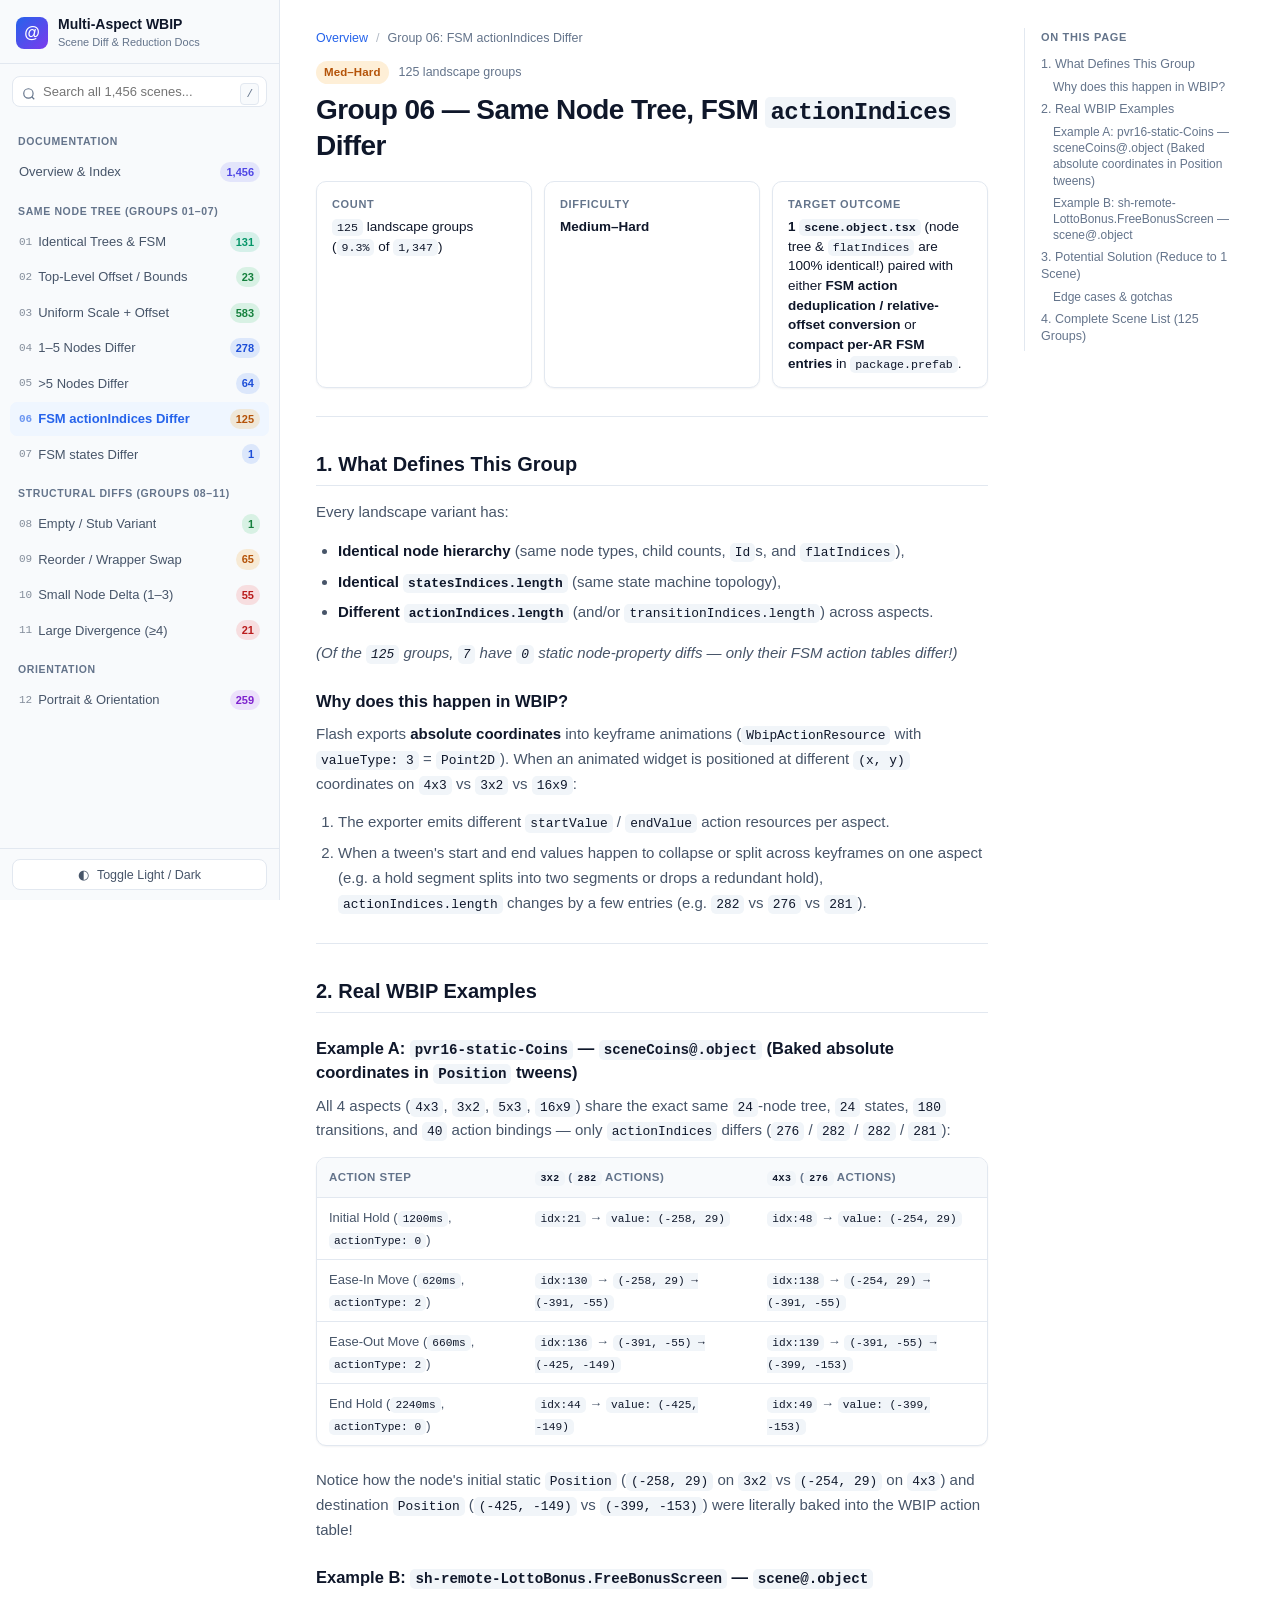
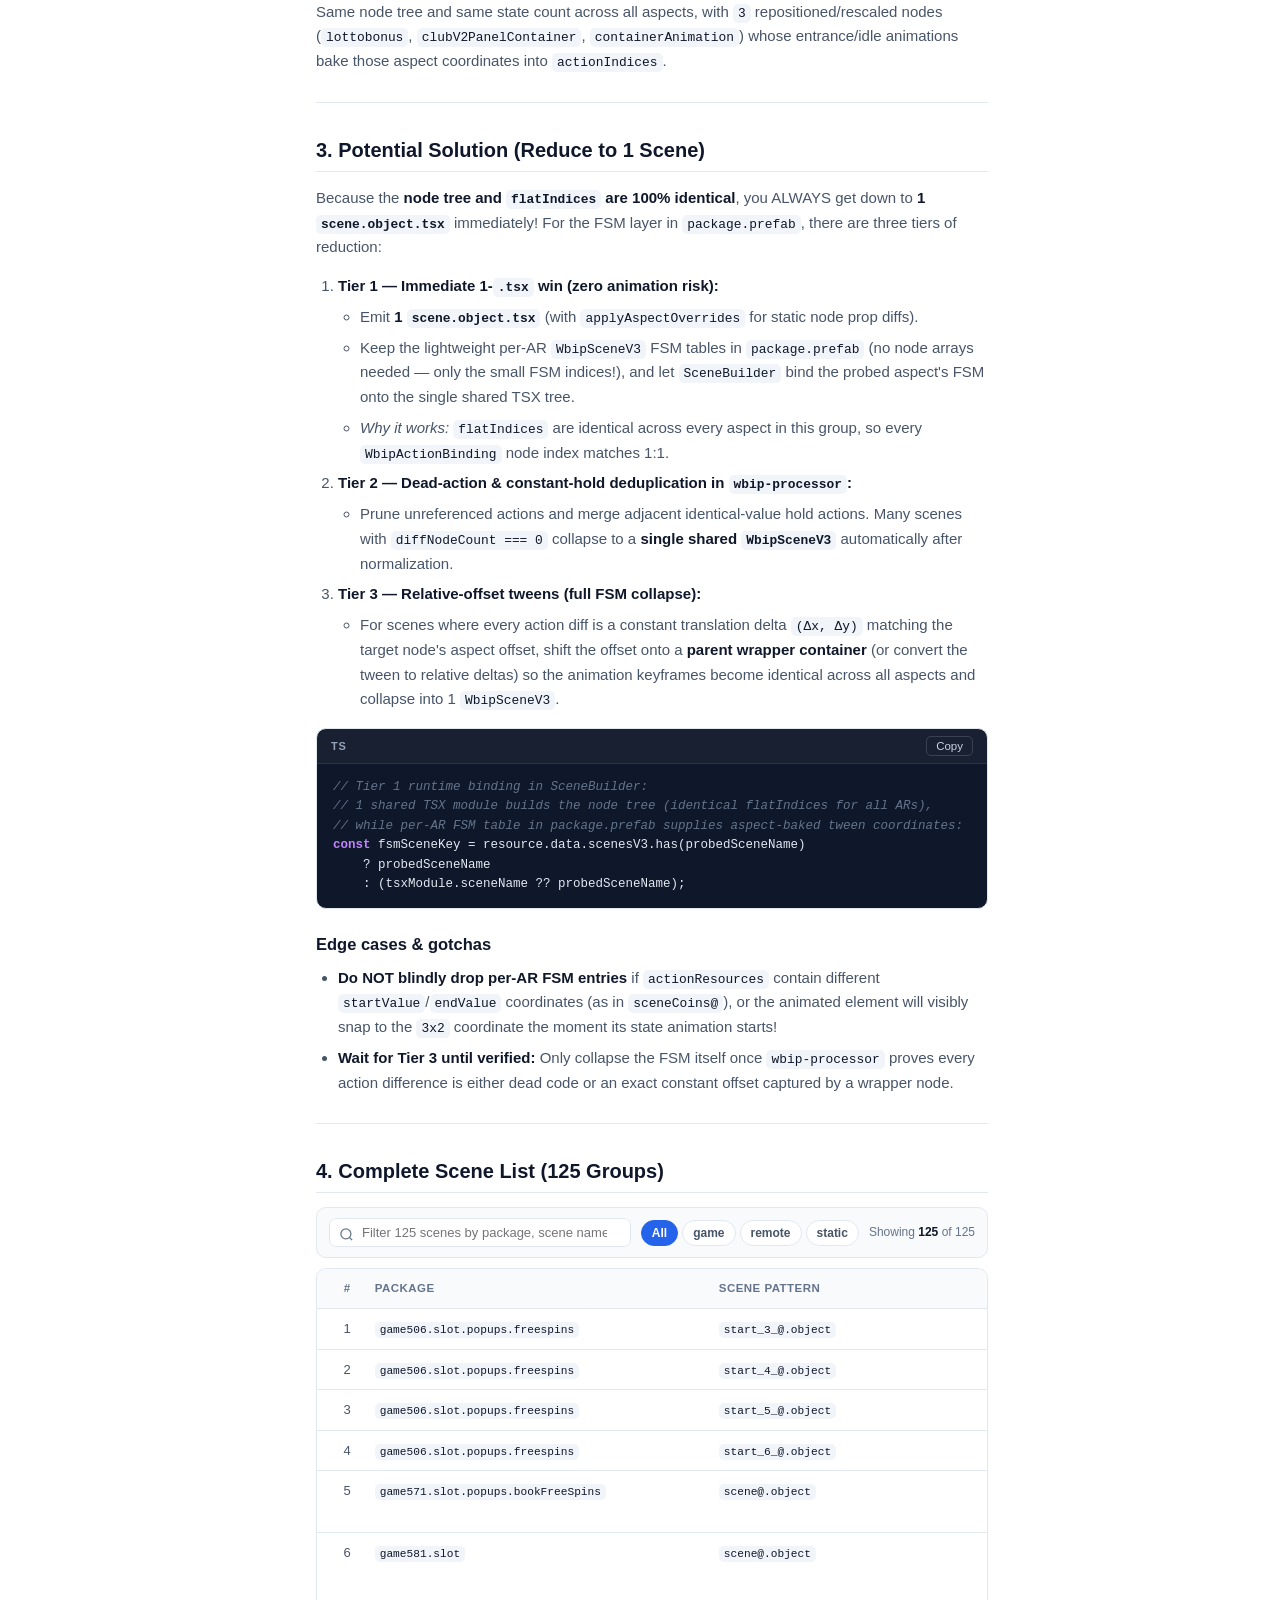
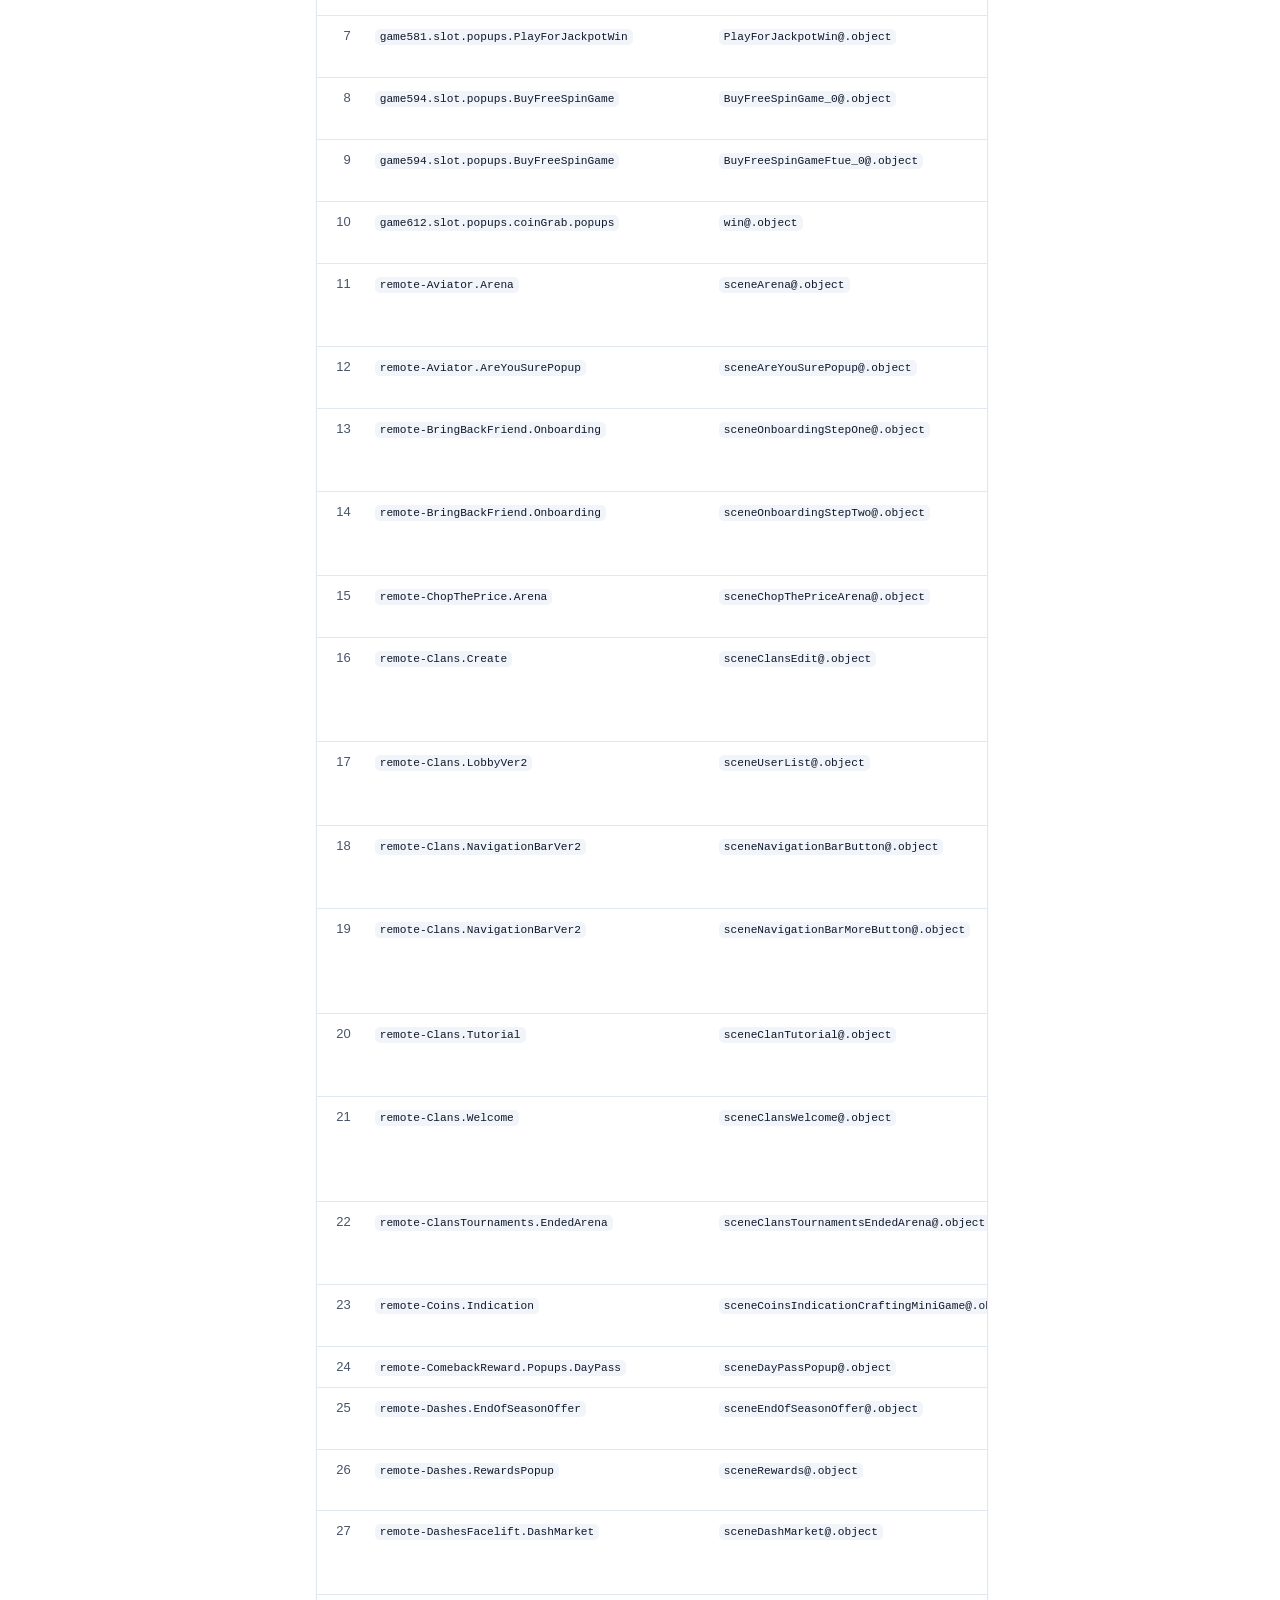
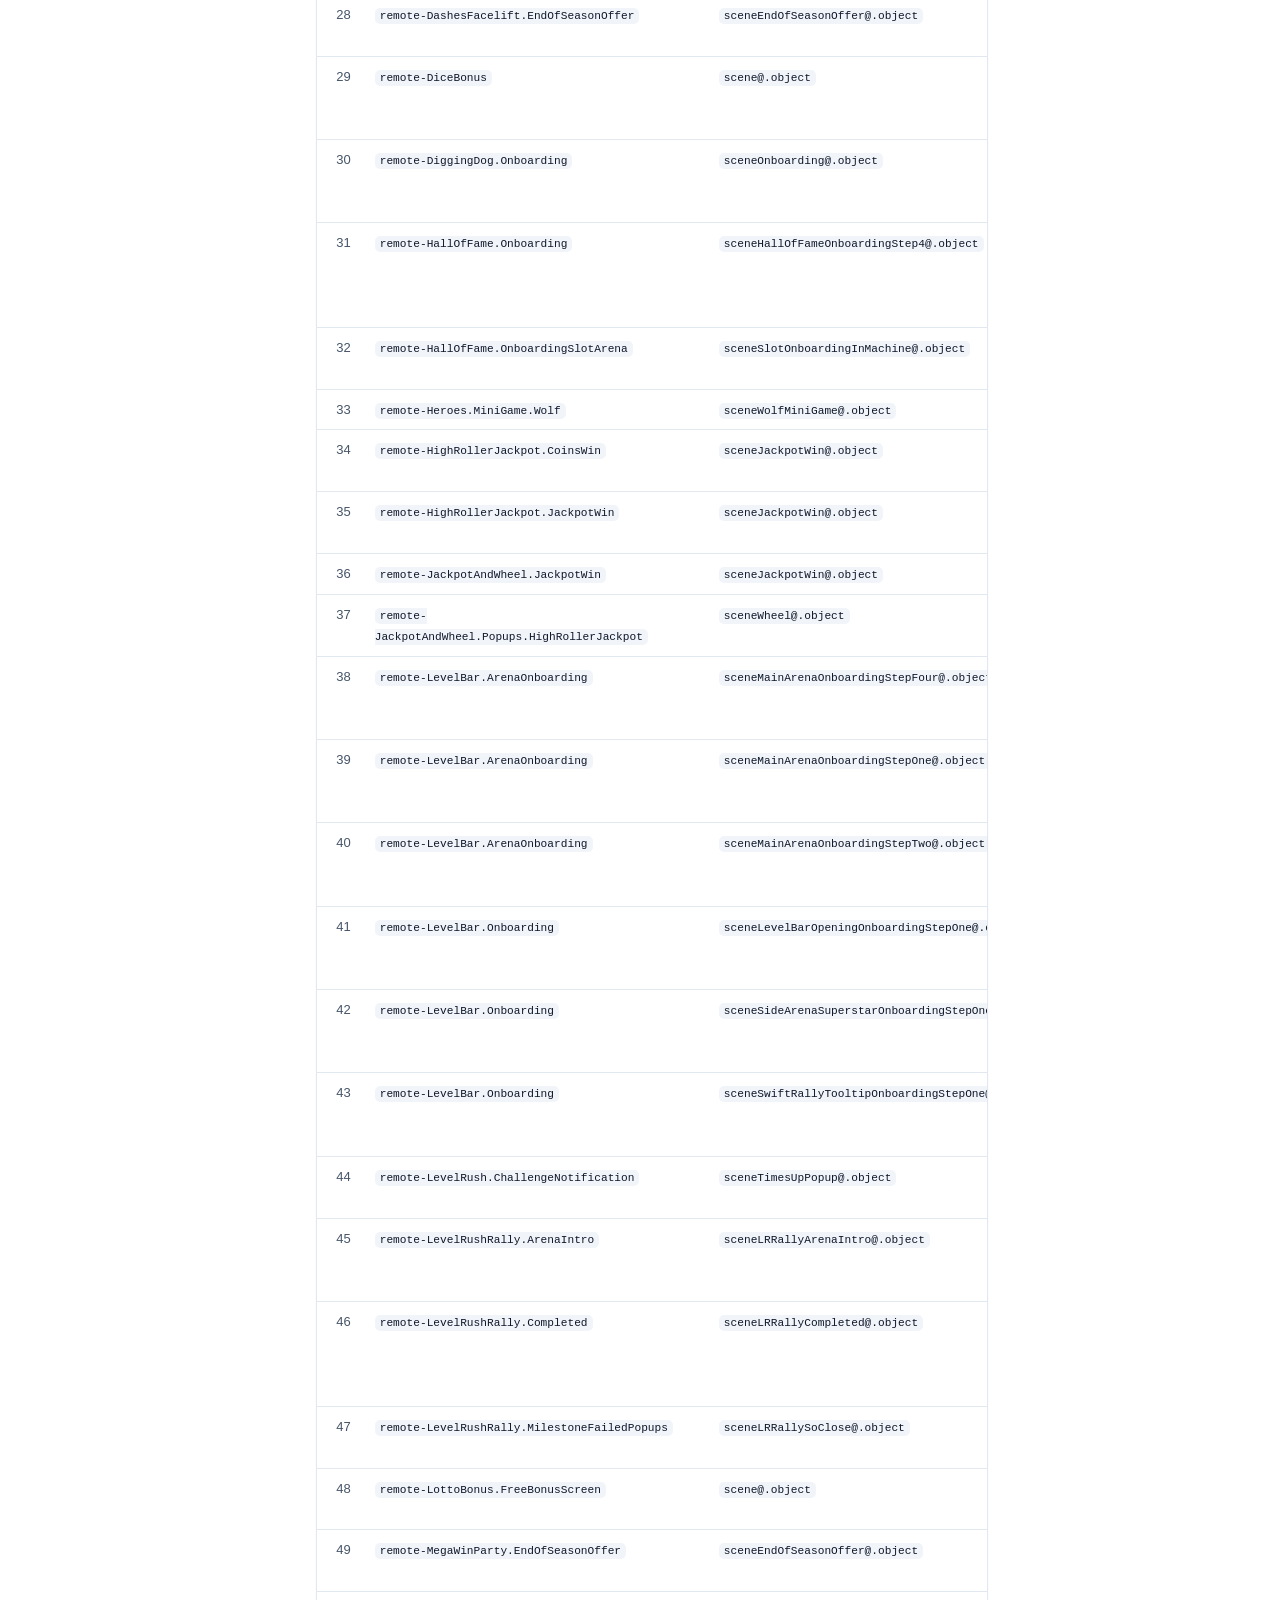
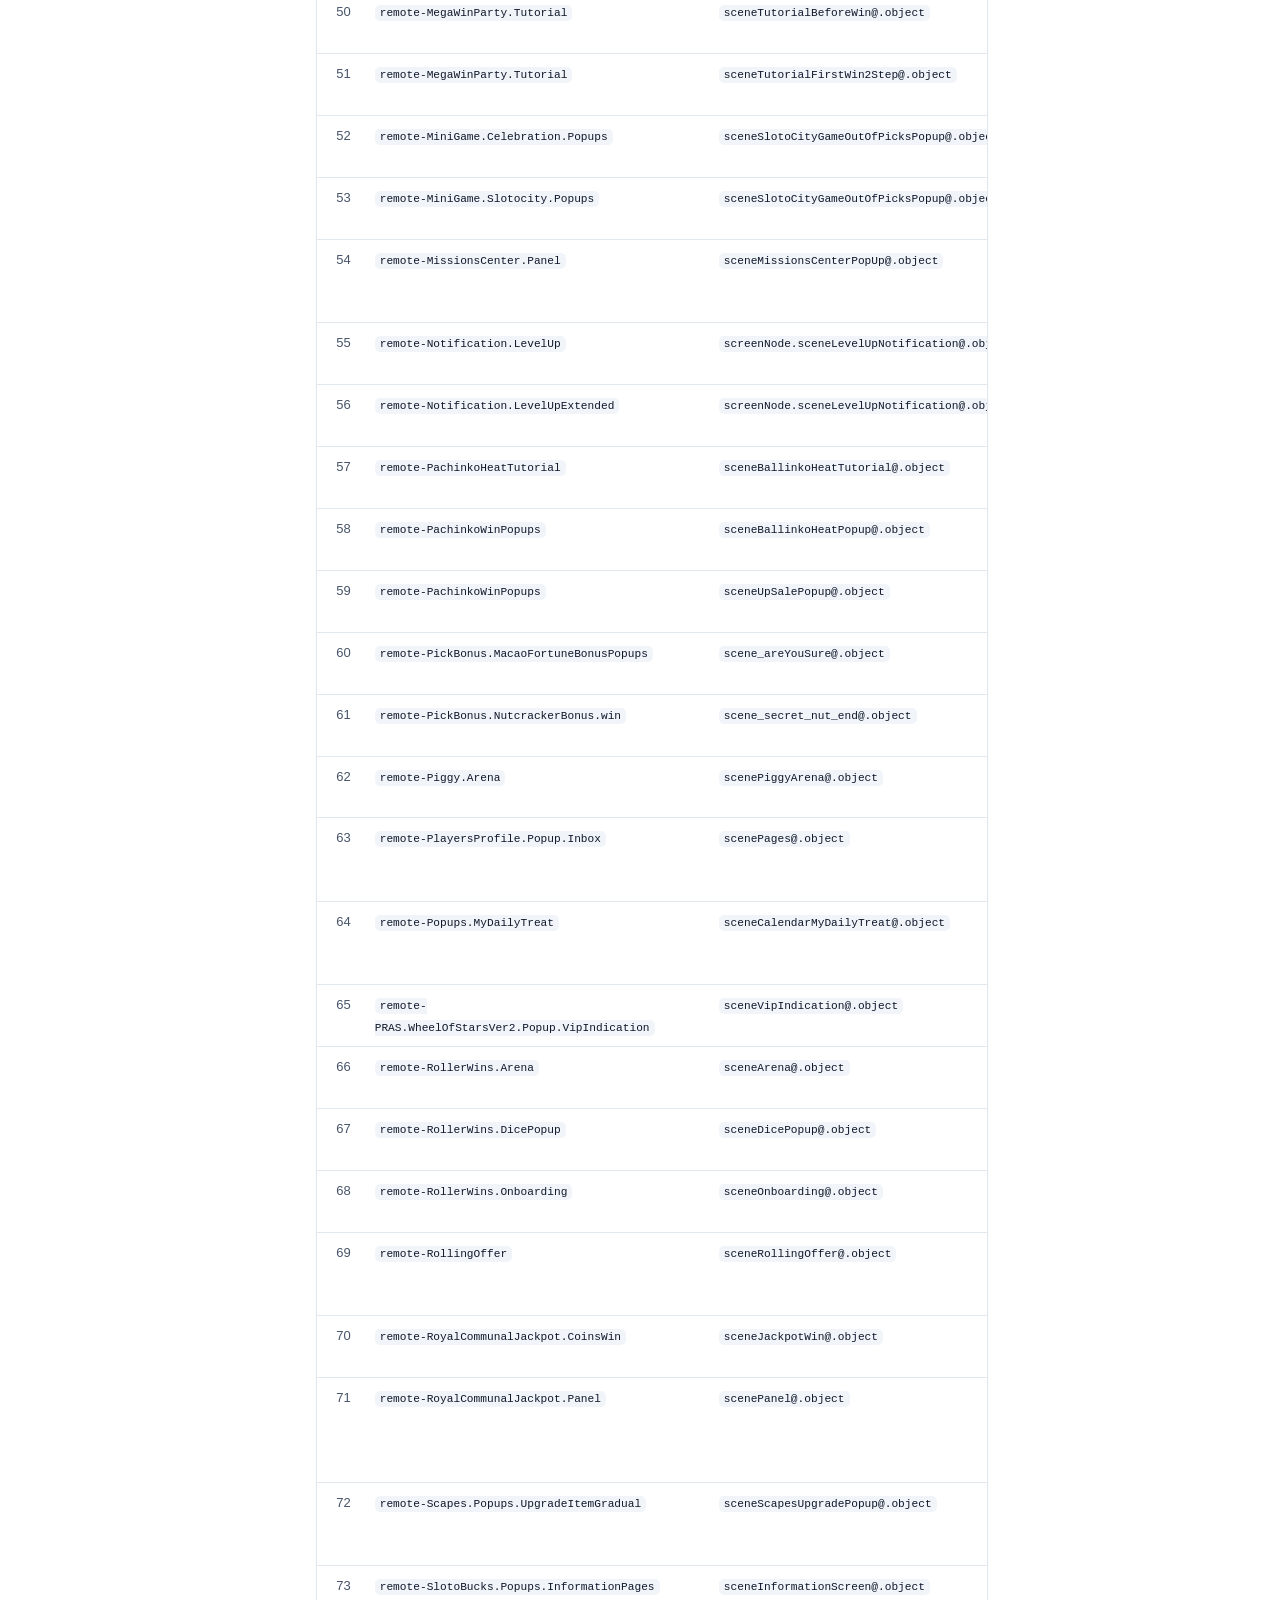
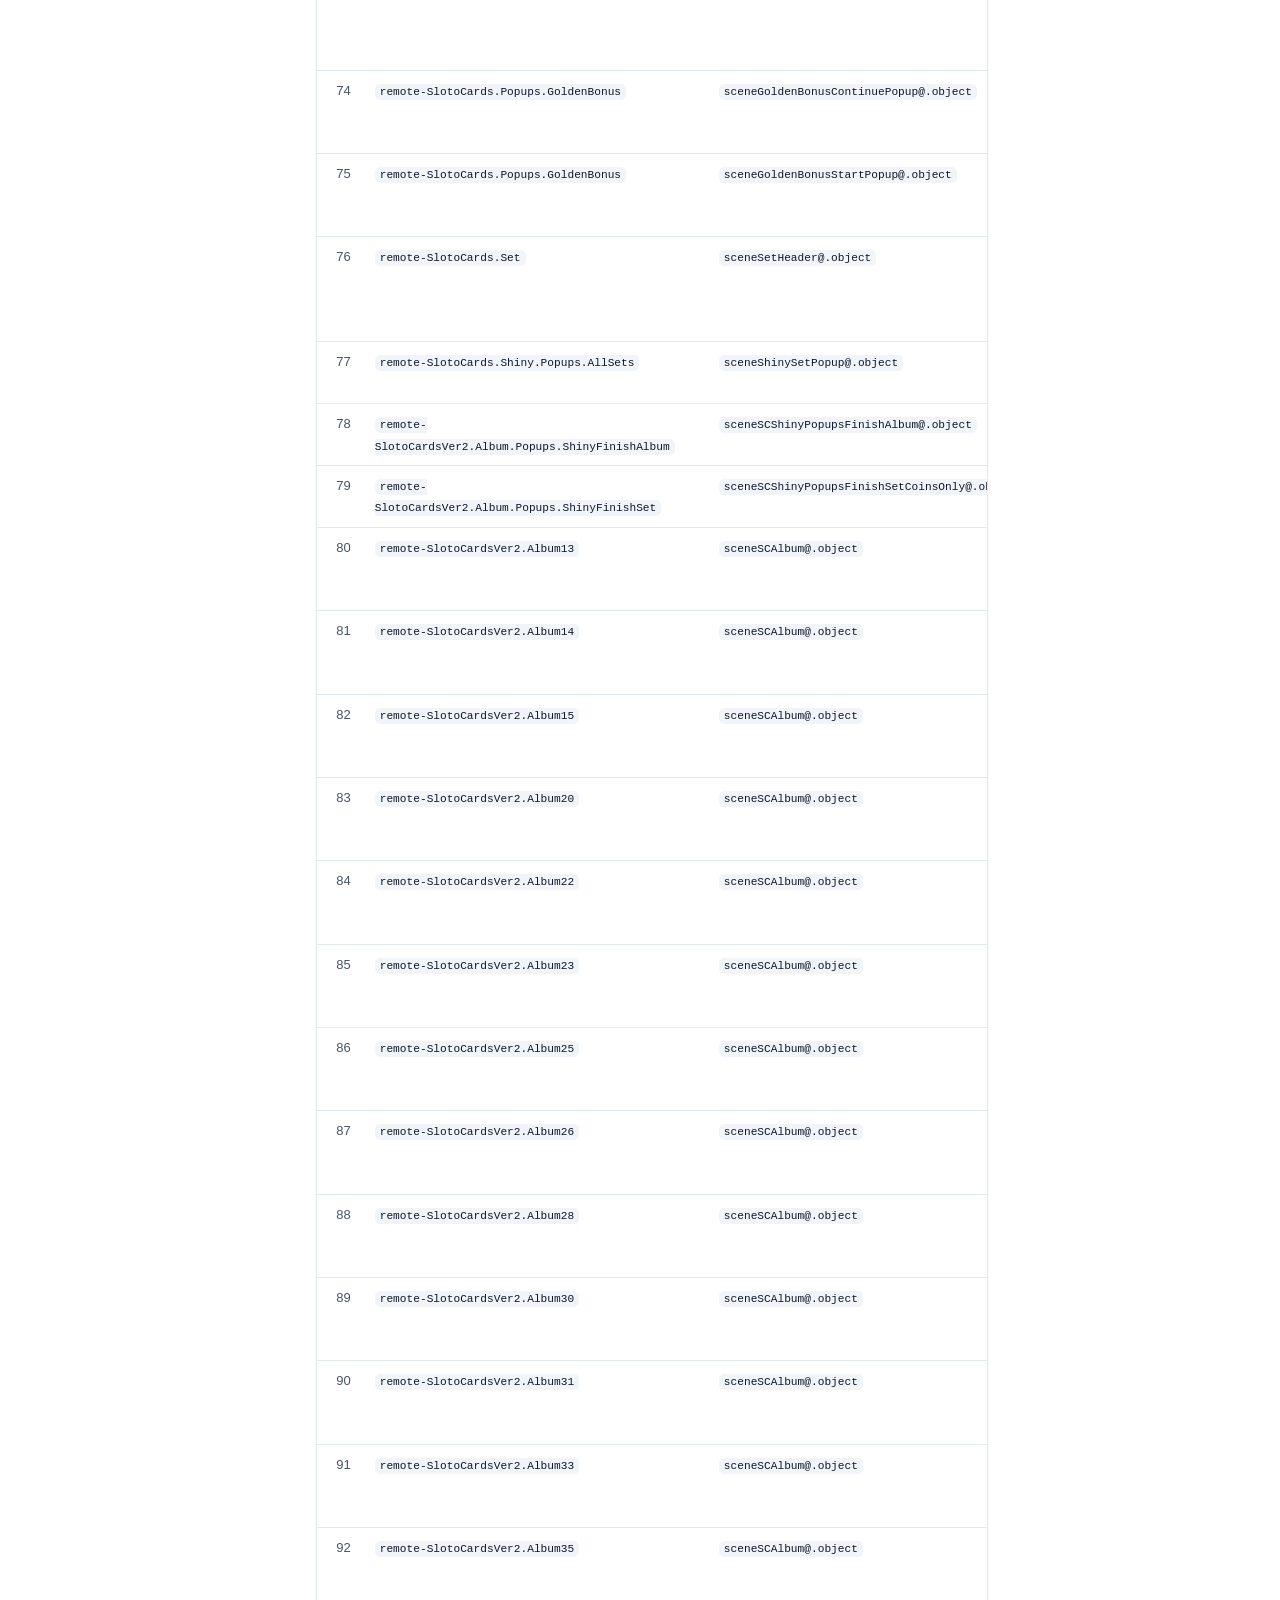
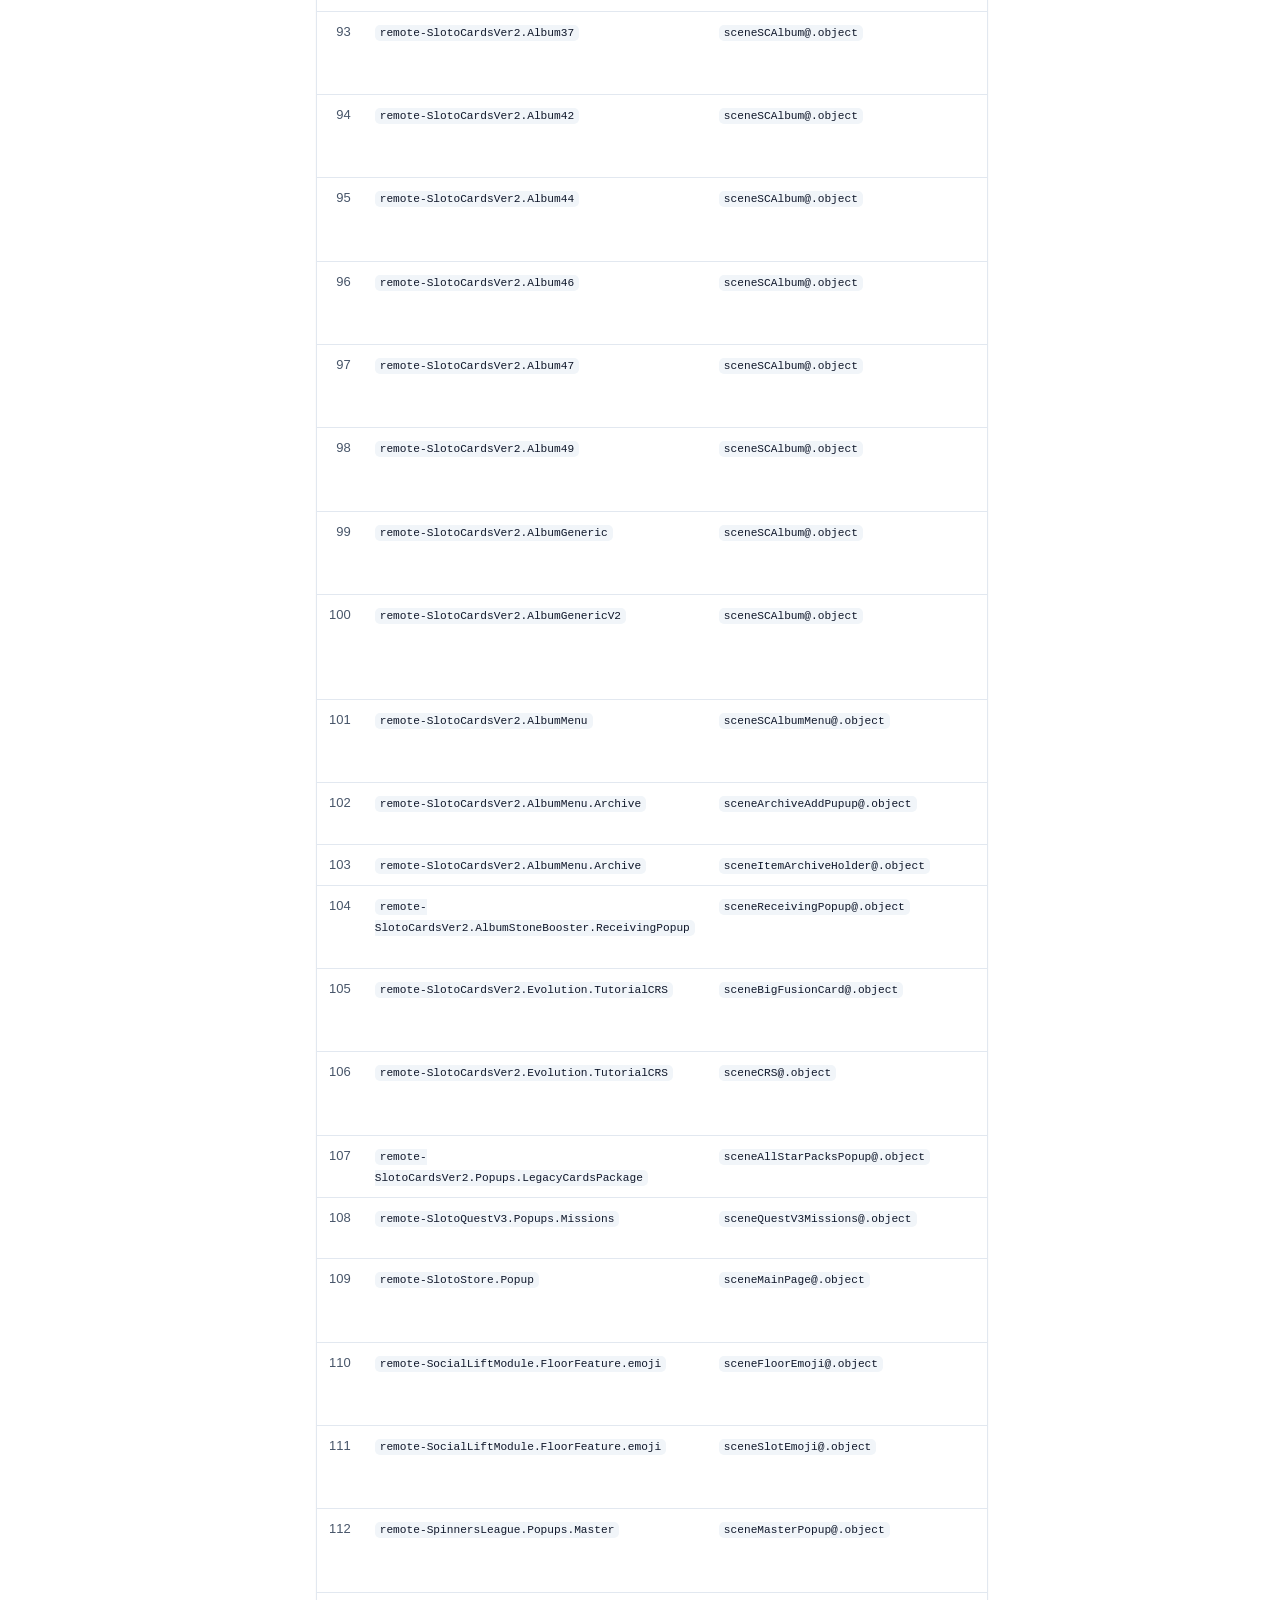
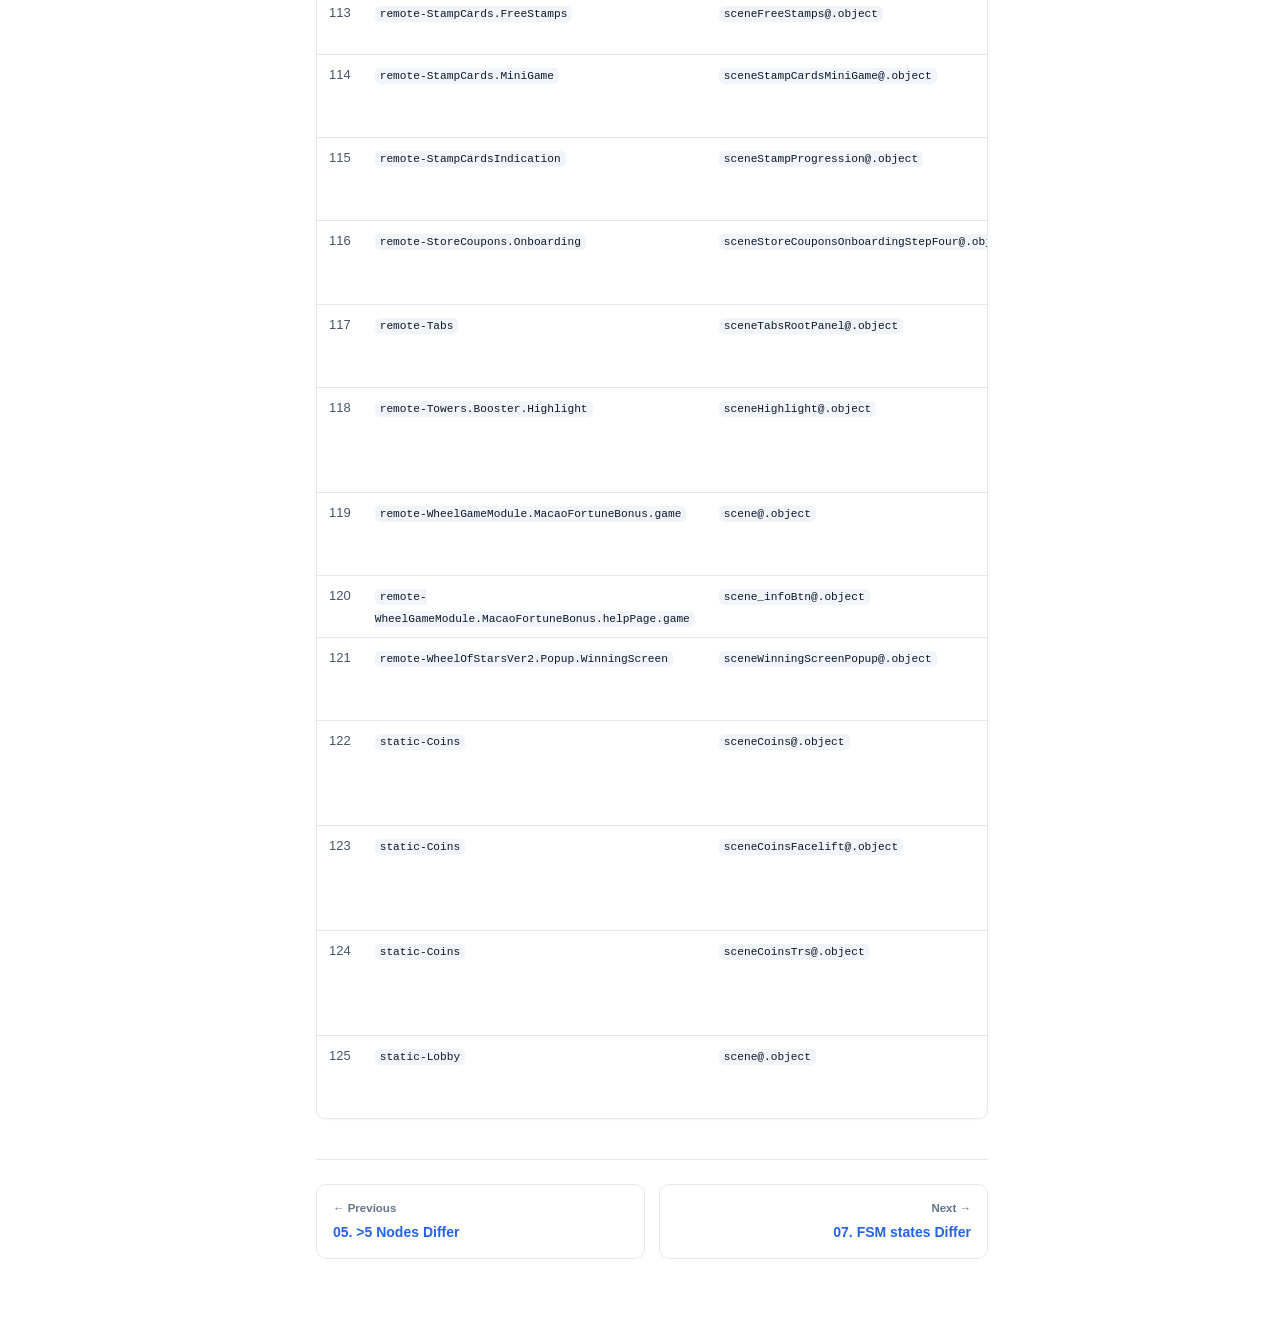
<file: 06-fsm-actions-differ.html>
<!DOCTYPE html>
<html lang="en">
<head>
  <meta charset="UTF-8" />
  <meta name="viewport" content="width=device-width, initial-scale=1.0" />
  <title>Group 06 — Same Node Tree, FSM actionIndices Differ — Multi-Aspect WBIP Scenes Docs</title>
  <link rel="stylesheet" href="./assets/style.css" />
  <script>
    (function() {
      var t = localStorage.getItem("wbip-docs-theme");
      if (t === "dark" || (!t && window.matchMedia && window.matchMedia("(prefers-color-scheme: dark)").matches)) {
        document.documentElement.setAttribute("data-theme", "dark");
      }
    })();
  </script>
</head>
<body>
  <div class="mobile-topbar">
    <button type="button" class="icon-btn" id="sidebar-open" aria-label="Open menu">☰</button>
    <a href="./index.html" class="mobile-brand">Multi-Aspect WBIP Docs</a>
    <button type="button" class="icon-btn" id="mobile-theme-toggle" aria-label="Toggle theme">◐</button>
  </div>
  <div class="sidebar-backdrop" id="sidebar-backdrop"></div>
  <div class="layout">
    <aside class="sidebar" id="sidebar">
    <div class="sidebar-brand">
      <a href="./index.html" class="brand-link">
        <span class="brand-logo">@</span>
        <span>
          <strong>Multi-Aspect WBIP</strong>
          <small>Scene Diff &amp; Reduction Docs</small>
        </span>
      </a>
      <button class="icon-btn mobile-close" id="sidebar-close" aria-label="Close navigation">✕</button>
    </div>
    <div class="global-search-box">
      <svg class="search-icon" viewBox="0 0 24 24" width="14" height="14" fill="none" stroke="currentColor" stroke-width="2"><circle cx="11" cy="11" r="8"/><path d="m21 21-4.3-4.3"/></svg>
      <input type="search" id="global-search-input" placeholder="Search all 1,456 scenes..." autocomplete="off" aria-label="Search all scenes across all groups" />
      <kbd>/</kbd>
      <div class="global-search-results" id="global-search-results" hidden></div>
    </div>
    <nav class="sidebar-nav" aria-label="Diff groups">
      <div class="nav-section-title">Documentation</div>
      <a class="nav-item" href="./index.html"><span class="nav-label">Overview &amp; Index</span><span class="nav-count badge-index">1,456</span></a>
      <div class="nav-section-title">Same Node Tree (Groups 01–07)</div>
      <a class="nav-item" href="./01-identical.html"><span class="nav-label"><span class="nav-num">01</span>Identical Trees &amp; FSM</span><span class="nav-count badge-trivial">131</span></a>
      <a class="nav-item" href="./02-root-offset-only.html"><span class="nav-label"><span class="nav-num">02</span>Top-Level Offset / Bounds</span><span class="nav-count badge-easy">23</span></a>
      <a class="nav-item" href="./03-root-uniform-scale-offset.html"><span class="nav-label"><span class="nav-num">03</span>Uniform Scale + Offset</span><span class="nav-count badge-easy">583</span></a>
      <a class="nav-item" href="./04-prop-diff-1-to-5-nodes.html"><span class="nav-label"><span class="nav-num">04</span>1–5 Nodes Differ</span><span class="nav-count badge-medium">278</span></a>
      <a class="nav-item" href="./05-prop-diff-many-nodes.html"><span class="nav-label"><span class="nav-num">05</span>&gt;5 Nodes Differ</span><span class="nav-count badge-medium">64</span></a>
      <a class="nav-item active" href="./06-fsm-actions-differ.html"><span class="nav-label"><span class="nav-num">06</span>FSM actionIndices Differ</span><span class="nav-count badge-medhard">125</span></a>
      <a class="nav-item" href="./07-fsm-states-differ.html"><span class="nav-label"><span class="nav-num">07</span>FSM states Differ</span><span class="nav-count badge-medium">1</span></a>
      <div class="nav-section-title">Structural Diffs (Groups 08–11)</div>
      <a class="nav-item" href="./08-structural-empty-stub.html"><span class="nav-label"><span class="nav-num">08</span>Empty / Stub Variant</span><span class="nav-count badge-easy">1</span></a>
      <a class="nav-item" href="./09-structural-wrapper-or-reorder.html"><span class="nav-label"><span class="nav-num">09</span>Reorder / Wrapper Swap</span><span class="nav-count badge-medhard">65</span></a>
      <a class="nav-item" href="./10-structural-small-node-delta.html"><span class="nav-label"><span class="nav-num">10</span>Small Node Delta (1–3)</span><span class="nav-count badge-hard">55</span></a>
      <a class="nav-item" href="./11-structural-large-divergence.html"><span class="nav-label"><span class="nav-num">11</span>Large Divergence (≥4)</span><span class="nav-count badge-hard">21</span></a>
      <div class="nav-section-title">Orientation</div>
      <a class="nav-item" href="./12-portrait-and-orientation.html"><span class="nav-label"><span class="nav-num">12</span>Portrait &amp; Orientation</span><span class="nav-count badge-mixed">259</span></a>
    </nav>
    <div class="sidebar-footer">
      <button type="button" class="theme-toggle" id="theme-toggle" aria-label="Toggle color theme">
        <span class="theme-icon">◐</span>
        <span class="theme-label">Toggle Light / Dark</span>
      </button>
    </div>
  </aside>
    <main class="main">
      <div class="content-grid">
        <article class="article">
          <div class="breadcrumb">
            <a href="./index.html">Overview</a>
            <span class="sep">/</span><span>Group 06: FSM actionIndices Differ</span>
          </div>
          <div class="page-header">
          <div class="page-eyebrow">
            <span class="badge badge-medhard">Med–Hard</span>
            <span class="eyebrow-count">125 landscape groups</span>
          </div>
          <h1 id="group-06-same-node-tree-fsm-actionindices-differ">Group 06 — Same Node Tree, FSM <code>actionIndices</code> Differ</h1>
        </div>
<div class="meta-grid"><div class="meta-card"><div class="meta-label">Count</div><div class="meta-value"><code>125</code> landscape groups (<code>9.3%</code> of <code>1,347</code>)</div></div><div class="meta-card"><div class="meta-label">Difficulty</div><div class="meta-value"><strong>Medium–Hard</strong></div></div><div class="meta-card"><div class="meta-label">Target outcome</div><div class="meta-value"><strong>1 <code>scene.object.tsx</code></strong> (node tree &amp; <code>flatIndices</code> are 100% identical!) paired with either <strong>FSM action deduplication / relative-offset conversion</strong> or <strong>compact per-AR FSM entries</strong> in <code>package.prefab</code>.</div></div></div>
<hr class="section-divider" />
<h2 id="1-what-defines-this-group"><a class="anchor" href="#1-what-defines-this-group" aria-hidden="true">#</a>1. What Defines This Group</h2>
<p>Every landscape variant has:</p>
<ul><li><strong>Identical node hierarchy</strong> (same node types, child counts, <code>Id</code>s, and <code>flatIndices</code>),</li><li><strong>Identical <code>statesIndices.length</code></strong> (same state machine topology),</li><li><strong>Different <code>actionIndices.length</code></strong> (and/or <code>transitionIndices.length</code>) across aspects.</li></ul>
<p><em>(Of the <code>125</code> groups, <code>7</code> have <code>0</code> static node-property diffs — only their FSM action tables differ!)</em></p>
<h3 id="why-does-this-happen-in-wbip"><a class="anchor" href="#why-does-this-happen-in-wbip" aria-hidden="true">#</a>Why does this happen in WBIP?</h3>
<p>Flash exports <strong>absolute coordinates</strong> into keyframe animations (<code>WbipActionResource</code> with <code>valueType: 3</code> = <code>Point2D</code>). When an animated widget is positioned at different <code>(x, y)</code> coordinates on <code>4x3</code> vs <code>3x2</code> vs <code>16x9</code>:</p>
<ol><li>The exporter emits different <code>startValue</code> / <code>endValue</code> action resources per aspect.</li><li>When a tween's start and end values happen to collapse or split across keyframes on one aspect (e.g. a hold segment splits into two segments or drops a redundant hold), <code>actionIndices.length</code> changes by a few entries (e.g. <code>282</code> vs <code>276</code> vs <code>281</code>).</li></ol>
<hr class="section-divider" />
<h2 id="2-real-wbip-examples"><a class="anchor" href="#2-real-wbip-examples" aria-hidden="true">#</a>2. Real WBIP Examples</h2>
<h3 id="example-a-pvr16-static-coins-scenecoins-object-baked-absolute-coordinates-in-position-tweens"><a class="anchor" href="#example-a-pvr16-static-coins-scenecoins-object-baked-absolute-coordinates-in-position-tweens" aria-hidden="true">#</a>Example A: <code>pvr16-static-Coins</code> — <code>sceneCoins@.object</code> (Baked absolute coordinates in <code>Position</code> tweens)</h3>
<p>All 4 aspects (<code>4x3</code>, <code>3x2</code>, <code>5x3</code>, <code>16x9</code>) share the exact same <code>24</code>-node tree, <code>24</code> states, <code>180</code> transitions, and <code>40</code> action bindings — only <code>actionIndices</code> differs (<code>276</code> / <code>282</code> / <code>282</code> / <code>281</code>):</p>
<div class="table-wrap"><table id="tbl-06-1" class=""><thead><tr><th class="align-left">Action Step</th><th class="align-left"><code>3x2</code> (<code>282</code> actions)</th><th class="align-left"><code>4x3</code> (<code>276</code> actions)</th></tr></thead><tbody><tr data-scope="" data-search="initial hold (1200ms, actiontype: 0) idx:21 → value: (-258, 29) idx:48 → value: (-254, 29)"><td class="align-left">Initial Hold (<code>1200ms</code>, <code>actionType: 0</code>)</td><td class="align-left"><code>idx:21</code> → <code>value: (-258, 29)</code></td><td class="align-left"><code>idx:48</code> → <code>value: (-254, 29)</code></td></tr><tr data-scope="" data-search="ease-in move (620ms, actiontype: 2) idx:130 → (-258, 29) → (-391, -55) idx:138 → (-254, 29) → (-391, -55)"><td class="align-left">Ease-In Move (<code>620ms</code>, <code>actionType: 2</code>)</td><td class="align-left"><code>idx:130</code> → <code>(-258, 29) → (-391, -55)</code></td><td class="align-left"><code>idx:138</code> → <code>(-254, 29) → (-391, -55)</code></td></tr><tr data-scope="" data-search="ease-out move (660ms, actiontype: 2) idx:136 → (-391, -55) → (-425, -149) idx:139 → (-391, -55) → (-399, -153)"><td class="align-left">Ease-Out Move (<code>660ms</code>, <code>actionType: 2</code>)</td><td class="align-left"><code>idx:136</code> → <code>(-391, -55) → (-425, -149)</code></td><td class="align-left"><code>idx:139</code> → <code>(-391, -55) → (-399, -153)</code></td></tr><tr data-scope="" data-search="end hold (2240ms, actiontype: 0) idx:44 → value: (-425, -149) idx:49 → value: (-399, -153)"><td class="align-left">End Hold (<code>2240ms</code>, <code>actionType: 0</code>)</td><td class="align-left"><code>idx:44</code> → <code>value: (-425, -149)</code></td><td class="align-left"><code>idx:49</code> → <code>value: (-399, -153)</code></td></tr></tbody></table></div>
<p>Notice how the node's initial static <code>Position</code> (<code>(-258, 29)</code> on <code>3x2</code> vs <code>(-254, 29)</code> on <code>4x3</code>) and destination <code>Position</code> (<code>(-425, -149)</code> vs <code>(-399, -153)</code>) were literally baked into the WBIP action table!</p>
<h3 id="example-b-sh-remote-lottobonus-freebonusscreen-scene-object"><a class="anchor" href="#example-b-sh-remote-lottobonus-freebonusscreen-scene-object" aria-hidden="true">#</a>Example B: <code>sh-remote-LottoBonus.FreeBonusScreen</code> — <code>scene@.object</code></h3>
<p>Same node tree and same state count across all aspects, with <code>3</code> repositioned/rescaled nodes (<code>lottobonus</code>, <code>clubV2PanelContainer</code>, <code>containerAnimation</code>) whose entrance/idle animations bake those aspect coordinates into <code>actionIndices</code>.</p>
<hr class="section-divider" />
<h2 id="3-potential-solution-reduce-to-1-scene"><a class="anchor" href="#3-potential-solution-reduce-to-1-scene" aria-hidden="true">#</a>3. Potential Solution (Reduce to 1 Scene)</h2>
<p>Because the <strong>node tree and <code>flatIndices</code> are 100% identical</strong>, you ALWAYS get down to <strong>1 <code>scene.object.tsx</code></strong> immediately! For the FSM layer in <code>package.prefab</code>, there are three tiers of reduction:</p>
<ol><li><strong>Tier 1 — Immediate 1-<code>.tsx</code> win (zero animation risk):</strong><ul><li>Emit <strong>1 <code>scene.object.tsx</code></strong> (with <code>applyAspectOverrides</code> for static node prop diffs).</li><li>Keep the lightweight per-AR <code>WbipSceneV3</code> FSM tables in <code>package.prefab</code> (no node arrays needed — only the small FSM indices!), and let <code>SceneBuilder</code> bind the probed aspect's FSM onto the single shared TSX tree.</li><li><em>Why it works:</em> <code>flatIndices</code> are identical across every aspect in this group, so every <code>WbipActionBinding</code> node index matches 1:1.</li></ul></li><li><strong>Tier 2 — Dead-action &amp; constant-hold deduplication in <code>wbip-processor</code>:</strong><ul><li>Prune unreferenced actions and merge adjacent identical-value hold actions. Many scenes with <code>diffNodeCount === 0</code> collapse to a <strong>single shared <code>WbipSceneV3</code></strong> automatically after normalization.</li></ul></li><li><strong>Tier 3 — Relative-offset tweens (full FSM collapse):</strong><ul><li>For scenes where every action diff is a constant translation delta <code>(Δx, Δy)</code> matching the target node's aspect offset, shift the offset onto a <strong>parent wrapper container</strong> (or convert the tween to relative deltas) so the animation keyframes become identical across all aspects and collapse into 1 <code>WbipSceneV3</code>.</li></ul></li></ol>
<div class="code-block">
        <div class="code-header">
          <span class="code-lang">TS</span>
          <button class="copy-btn" type="button" data-copy>Copy</button>
        </div>
        <pre><code class="lang-ts"><span class="tok-comment">// Tier 1 runtime binding in SceneBuilder:</span>
<span class="tok-comment">// 1 shared TSX module builds the node tree (identical flatIndices for all ARs),</span>
<span class="tok-comment">// while per-AR FSM table in package.prefab supplies aspect-baked tween coordinates:</span>
<span class="tok-kw">const</span> fsmSceneKey = resource.data.scenesV3.has(probedSceneName)
    ? probedSceneName
    : (tsxModule.sceneName ?? probedSceneName);</code></pre>
      </div>
<h3 id="edge-cases-gotchas"><a class="anchor" href="#edge-cases-gotchas" aria-hidden="true">#</a>Edge cases &amp; gotchas</h3>
<ul><li><strong>Do NOT blindly drop per-AR FSM entries</strong> if <code>actionResources</code> contain different <code>startValue</code>/<code>endValue</code> coordinates (as in <code>sceneCoins@</code>), or the animated element will visibly snap to the <code>3x2</code> coordinate the moment its state animation starts!</li><li><strong>Wait for Tier 3 until verified:</strong> Only collapse the FSM itself once <code>wbip-processor</code> proves every action difference is either dead code or an exact constant offset captured by a wrapper node.</li></ul>
<hr class="section-divider" />
<h2 id="4-complete-scene-list-125-groups"><a class="anchor" href="#4-complete-scene-list-125-groups" aria-hidden="true">#</a>4. Complete Scene List (125 Groups)</h2>
<div class="table-toolbar" data-table-toolbar="tbl-06-2">
              <div class="table-search-wrap">
                <svg class="search-icon" viewBox="0 0 24 24" width="15" height="15" fill="none" stroke="currentColor" stroke-width="2"><circle cx="11" cy="11" r="8"/><path d="m21 21-4.3-4.3"/></svg>
                <input type="search" class="table-search" placeholder="Filter 125 scenes by package, scene name, aspect, or property..." aria-label="Filter table" />
              </div>
              <div class="scope-chips" role="group" aria-label="Filter by package scope">
                      <button type="button" class="chip active" data-scope="all">All</button>
                      <button type="button" class="chip" data-scope="game">game</button><button type="button" class="chip" data-scope="remote">remote</button><button type="button" class="chip" data-scope="static">static</button>
                    </div>
              <span class="table-count" data-count>Showing <strong>125</strong> of 125</span>
            </div><div class="table-wrap"><table id="tbl-06-2" class="inventory-table"><thead><tr><th class="align-right">#</th><th class="align-left">Package</th><th class="align-left">Scene Pattern</th><th class="align-left">Scope</th><th class="align-left">Landscape Aspects</th><th class="align-right">Nodes</th><th class="align-right">States</th><th class="align-left">Actions (min–max)</th><th class="align-left">Node Prop Diffs</th></tr></thead><tbody><tr data-scope="game" data-search="1 game506.slot.popups.freespins start_3_@.object game 4x3, 3x2 413–416 1 nodes (scale)"><td class="align-right">1</td><td class="align-left"><code>game506.slot.popups.freespins</code></td><td class="align-left"><code>start_3_@.object</code></td><td class="align-left"><span class="scope-pill scope-game">game</span></td><td class="align-left"><code>4x3</code>, <code>3x2</code></td><td class="align-right">44</td><td class="align-right">8</td><td class="align-left">413–416</td><td class="align-left">1 nodes (Scale)</td></tr><tr data-scope="game" data-search="2 game506.slot.popups.freespins start_4_@.object game 4x3, 3x2 448–451 1 nodes (scale)"><td class="align-right">2</td><td class="align-left"><code>game506.slot.popups.freespins</code></td><td class="align-left"><code>start_4_@.object</code></td><td class="align-left"><span class="scope-pill scope-game">game</span></td><td class="align-left"><code>4x3</code>, <code>3x2</code></td><td class="align-right">47</td><td class="align-right">8</td><td class="align-left">448–451</td><td class="align-left">1 nodes (Scale)</td></tr><tr data-scope="game" data-search="3 game506.slot.popups.freespins start_5_@.object game 4x3, 3x2 413–416 1 nodes (scale)"><td class="align-right">3</td><td class="align-left"><code>game506.slot.popups.freespins</code></td><td class="align-left"><code>start_5_@.object</code></td><td class="align-left"><span class="scope-pill scope-game">game</span></td><td class="align-left"><code>4x3</code>, <code>3x2</code></td><td class="align-right">44</td><td class="align-right">8</td><td class="align-left">413–416</td><td class="align-left">1 nodes (Scale)</td></tr><tr data-scope="game" data-search="4 game506.slot.popups.freespins start_6_@.object game 4x3, 3x2 413–416 1 nodes (scale)"><td class="align-right">4</td><td class="align-left"><code>game506.slot.popups.freespins</code></td><td class="align-left"><code>start_6_@.object</code></td><td class="align-left"><span class="scope-pill scope-game">game</span></td><td class="align-left"><code>4x3</code>, <code>3x2</code></td><td class="align-right">44</td><td class="align-right">8</td><td class="align-left">413–416</td><td class="align-left">1 nodes (Scale)</td></tr><tr data-scope="game" data-search="5 game571.slot.popups.bookfreespins scene@.object game 4x3, 3x2 4251–4254 0 nodes (fsm only)"><td class="align-right">5</td><td class="align-left"><code>game571.slot.popups.bookFreeSpins</code></td><td class="align-left"><code>scene@.object</code></td><td class="align-left"><span class="scope-pill scope-game">game</span></td><td class="align-left"><code>4x3</code>, <code>3x2</code></td><td class="align-right">698</td><td class="align-right">149</td><td class="align-left">4251–4254</td><td class="align-left">0 nodes (FSM only)</td></tr><tr data-scope="game" data-search="6 game581.slot scene@.object game 4x3, 3x2 2970–3008 18 nodes (draworder, position, scale)"><td class="align-right">6</td><td class="align-left"><code>game581.slot</code></td><td class="align-left"><code>scene@.object</code></td><td class="align-left"><span class="scope-pill scope-game">game</span></td><td class="align-left"><code>4x3</code>, <code>3x2</code></td><td class="align-right">440</td><td class="align-right">142</td><td class="align-left">2970–3008</td><td class="align-left">18 nodes (DrawOrder, Position, Scale)</td></tr><tr data-scope="game" data-search="7 game581.slot.popups.playforjackpotwin playforjackpotwin@.object game 4x3, 3x2 1022–1026 2 nodes (position, scale)"><td class="align-right">7</td><td class="align-left"><code>game581.slot.popups.PlayForJackpotWin</code></td><td class="align-left"><code>PlayForJackpotWin@.object</code></td><td class="align-left"><span class="scope-pill scope-game">game</span></td><td class="align-left"><code>4x3</code>, <code>3x2</code></td><td class="align-right">228</td><td class="align-right">21</td><td class="align-left">1022–1026</td><td class="align-left">2 nodes (Position, Scale)</td></tr><tr data-scope="game" data-search="8 game594.slot.popups.buyfreespingame buyfreespingame_0@.object game 4x3, 3x2 200–204 0 nodes (fsm only)"><td class="align-right">8</td><td class="align-left"><code>game594.slot.popups.BuyFreeSpinGame</code></td><td class="align-left"><code>BuyFreeSpinGame_0@.object</code></td><td class="align-left"><span class="scope-pill scope-game">game</span></td><td class="align-left"><code>4x3</code>, <code>3x2</code></td><td class="align-right">30</td><td class="align-right">28</td><td class="align-left">200–204</td><td class="align-left">0 nodes (FSM only)</td></tr><tr data-scope="game" data-search="9 game594.slot.popups.buyfreespingame buyfreespingameftue_0@.object game 4x3, 3x2 254–258 0 nodes (fsm only)"><td class="align-right">9</td><td class="align-left"><code>game594.slot.popups.BuyFreeSpinGame</code></td><td class="align-left"><code>BuyFreeSpinGameFtue_0@.object</code></td><td class="align-left"><span class="scope-pill scope-game">game</span></td><td class="align-left"><code>4x3</code>, <code>3x2</code></td><td class="align-right">37</td><td class="align-right">28</td><td class="align-left">254–258</td><td class="align-left">0 nodes (FSM only)</td></tr><tr data-scope="game" data-search="10 game612.slot.popups.coingrab.popups win@.object game 4x3, 3x2 2732–2735 1 nodes (position, scale)"><td class="align-right">10</td><td class="align-left"><code>game612.slot.popups.coinGrab.popups</code></td><td class="align-left"><code>win@.object</code></td><td class="align-left"><span class="scope-pill scope-game">game</span></td><td class="align-left"><code>4x3</code>, <code>3x2</code></td><td class="align-right">294</td><td class="align-right">17</td><td class="align-left">2732–2735</td><td class="align-left">1 nodes (Position, Scale)</td></tr><tr data-scope="remote" data-search="11 remote-aviator.arena scenearena@.object remote 4x3, 3x2, 16x9, 18x9 285–291 2 nodes (draworder, position)"><td class="align-right">11</td><td class="align-left"><code>remote-Aviator.Arena</code></td><td class="align-left"><code>sceneArena@.object</code></td><td class="align-left"><span class="scope-pill scope-remote">remote</span></td><td class="align-left"><code>4x3</code>, <code>3x2</code>, <code>16x9</code>, <code>18x9</code></td><td class="align-right">29</td><td class="align-right">30</td><td class="align-left">285–291</td><td class="align-left">2 nodes (DrawOrder, Position)</td></tr><tr data-scope="remote" data-search="12 remote-aviator.areyousurepopup sceneareyousurepopup@.object remote 4x3, 3x2 199–242 2 nodes (position, scale)"><td class="align-right">12</td><td class="align-left"><code>remote-Aviator.AreYouSurePopup</code></td><td class="align-left"><code>sceneAreYouSurePopup@.object</code></td><td class="align-left"><span class="scope-pill scope-remote">remote</span></td><td class="align-left"><code>4x3</code>, <code>3x2</code></td><td class="align-right">18</td><td class="align-right">19</td><td class="align-left">199–242</td><td class="align-left">2 nodes (Position, Scale)</td></tr><tr data-scope="remote" data-search="13 remote-bringbackfriend.onboarding sceneonboardingstepone@.object remote 4x3, 3x2, 5x3, 16x10, 16x9, 18x9, 19.5x9 150–154 2 nodes (position, scale)"><td class="align-right">13</td><td class="align-left"><code>remote-BringBackFriend.Onboarding</code></td><td class="align-left"><code>sceneOnboardingStepOne@.object</code></td><td class="align-left"><span class="scope-pill scope-remote">remote</span></td><td class="align-left"><code>4x3</code>, <code>3x2</code>, <code>5x3</code>, <code>16x10</code>, <code>16x9</code>, <code>18x9</code>, <code>19.5x9</code></td><td class="align-right">19</td><td class="align-right">4</td><td class="align-left">150–154</td><td class="align-left">2 nodes (Position, Scale)</td></tr><tr data-scope="remote" data-search="14 remote-bringbackfriend.onboarding sceneonboardingsteptwo@.object remote 4x3, 3x2, 5x3, 16x10, 16x9, 18x9, 19.5x9 152–154 1 nodes (position)"><td class="align-right">14</td><td class="align-left"><code>remote-BringBackFriend.Onboarding</code></td><td class="align-left"><code>sceneOnboardingStepTwo@.object</code></td><td class="align-left"><span class="scope-pill scope-remote">remote</span></td><td class="align-left"><code>4x3</code>, <code>3x2</code>, <code>5x3</code>, <code>16x10</code>, <code>16x9</code>, <code>18x9</code>, <code>19.5x9</code></td><td class="align-right">19</td><td class="align-right">4</td><td class="align-left">152–154</td><td class="align-left">1 nodes (Position)</td></tr><tr data-scope="remote" data-search="15 remote-choptheprice.arena scenechopthepricearena@.object remote 4x3, 3x2, 5x3, 16x10, 16x9 19238–19245 6 nodes (position, scale)"><td class="align-right">15</td><td class="align-left"><code>remote-ChopThePrice.Arena</code></td><td class="align-left"><code>sceneChopThePriceArena@.object</code></td><td class="align-left"><span class="scope-pill scope-remote">remote</span></td><td class="align-left"><code>4x3</code>, <code>3x2</code>, <code>5x3</code>, <code>16x10</code>, <code>16x9</code></td><td class="align-right">919</td><td class="align-right">73</td><td class="align-left">19238–19245</td><td class="align-left">6 nodes (Position, Scale)</td></tr><tr data-scope="remote" data-search="16 remote-clans.create sceneclansedit@.object remote 4x3, 3x2, 5x3, 16x9, 18x9, 19.5x9 1032–1078 43 nodes (bounds, draworder, formatbounds, hpadding…)"><td class="align-right">16</td><td class="align-left"><code>remote-Clans.Create</code></td><td class="align-left"><code>sceneClansEdit@.object</code></td><td class="align-left"><span class="scope-pill scope-remote">remote</span></td><td class="align-left"><code>4x3</code>, <code>3x2</code>, <code>5x3</code>, <code>16x9</code>, <code>18x9</code>, <code>19.5x9</code></td><td class="align-right">182</td><td class="align-right">128</td><td class="align-left">1032–1078</td><td class="align-left">43 nodes (Bounds, DrawOrder, FormatBounds, HPadding…)</td></tr><tr data-scope="remote" data-search="17 remote-clans.lobbyver2 sceneuserlist@.object remote 4x3, 3x2, 5x3, 16x9, 18x9, 19.5x9 130–132 29 nodes (bounds, position, scale, size…)"><td class="align-right">17</td><td class="align-left"><code>remote-Clans.LobbyVer2</code></td><td class="align-left"><code>sceneUserList@.object</code></td><td class="align-left"><span class="scope-pill scope-remote">remote</span></td><td class="align-left"><code>4x3</code>, <code>3x2</code>, <code>5x3</code>, <code>16x9</code>, <code>18x9</code>, <code>19.5x9</code></td><td class="align-right">50</td><td class="align-right">30</td><td class="align-left">130–132</td><td class="align-left">29 nodes (Bounds, Position, Scale, Size…)</td></tr><tr data-scope="remote" data-search="18 remote-clans.navigationbarver2 scenenavigationbarbutton@.object remote 4x3, 3x2, 5x3, 16x9, 18x9, 19.5x9 1023–1032 6 nodes (bounds, position, scale, spritename…)"><td class="align-right">18</td><td class="align-left"><code>remote-Clans.NavigationBarVer2</code></td><td class="align-left"><code>sceneNavigationBarButton@.object</code></td><td class="align-left"><span class="scope-pill scope-remote">remote</span></td><td class="align-left"><code>4x3</code>, <code>3x2</code>, <code>5x3</code>, <code>16x9</code>, <code>18x9</code>, <code>19.5x9</code></td><td class="align-right">24</td><td class="align-right">9</td><td class="align-left">1023–1032</td><td class="align-left">6 nodes (Bounds, Position, Scale, SpriteName…)</td></tr><tr data-scope="remote" data-search="19 remote-clans.navigationbarver2 scenenavigationbarmorebutton@.object remote 4x3, 3x2, 5x3, 16x9, 18x9, 19.5x9 4–12 4 nodes (bounds, fontname, formatbounds, position…)"><td class="align-right">19</td><td class="align-left"><code>remote-Clans.NavigationBarVer2</code></td><td class="align-left"><code>sceneNavigationBarMoreButton@.object</code></td><td class="align-left"><span class="scope-pill scope-remote">remote</span></td><td class="align-left"><code>4x3</code>, <code>3x2</code>, <code>5x3</code>, <code>16x9</code>, <code>18x9</code>, <code>19.5x9</code></td><td class="align-right">5</td><td class="align-right">6</td><td class="align-left">4–12</td><td class="align-left">4 nodes (Bounds, FontName, FormatBounds, Position…)</td></tr><tr data-scope="remote" data-search="20 remote-clans.tutorial sceneclantutorial@.object remote 4x3, 3x2, 5x3, 16x9, 18x9, 19.5x9 96–110 4 nodes (position)"><td class="align-right">20</td><td class="align-left"><code>remote-Clans.Tutorial</code></td><td class="align-left"><code>sceneClanTutorial@.object</code></td><td class="align-left"><span class="scope-pill scope-remote">remote</span></td><td class="align-left"><code>4x3</code>, <code>3x2</code>, <code>5x3</code>, <code>16x9</code>, <code>18x9</code>, <code>19.5x9</code></td><td class="align-right">50</td><td class="align-right">47</td><td class="align-left">96–110</td><td class="align-left">4 nodes (Position)</td></tr><tr data-scope="remote" data-search="21 remote-clans.welcome sceneclanswelcome@.object remote 4x3, 3x2, 5x3, 16x9, 18x9, 19.5x9 575–581 12 nodes (endcolor, particlename, position, scale)"><td class="align-right">21</td><td class="align-left"><code>remote-Clans.Welcome</code></td><td class="align-left"><code>sceneClansWelcome@.object</code></td><td class="align-left"><span class="scope-pill scope-remote">remote</span></td><td class="align-left"><code>4x3</code>, <code>3x2</code>, <code>5x3</code>, <code>16x9</code>, <code>18x9</code>, <code>19.5x9</code></td><td class="align-right">81</td><td class="align-right">39</td><td class="align-left">575–581</td><td class="align-left">12 nodes (EndColor, ParticleName, Position, Scale)</td></tr><tr data-scope="remote" data-search="22 remote-clanstournaments.endedarena sceneclanstournamentsendedarena@.object remote 4x3, 3x2, 5x3, 16x9, 18x9, 19.5x9 1510–1518 27 nodes (position, scale, skew)"><td class="align-right">22</td><td class="align-left"><code>remote-ClansTournaments.EndedArena</code></td><td class="align-left"><code>sceneClansTournamentsEndedArena@.object</code></td><td class="align-left"><span class="scope-pill scope-remote">remote</span></td><td class="align-left"><code>4x3</code>, <code>3x2</code>, <code>5x3</code>, <code>16x9</code>, <code>18x9</code>, <code>19.5x9</code></td><td class="align-right">112</td><td class="align-right">13</td><td class="align-left">1510–1518</td><td class="align-left">27 nodes (Position, Scale, Skew)</td></tr><tr data-scope="remote" data-search="23 remote-coins.indication scenecoinsindicationcraftingminigame@.object remote 4x3, 3x2, 5x3, 16x9 715–718 21 nodes (position, scale, skew)"><td class="align-right">23</td><td class="align-left"><code>remote-Coins.Indication</code></td><td class="align-left"><code>sceneCoinsIndicationCraftingMiniGame@.object</code></td><td class="align-left"><span class="scope-pill scope-remote">remote</span></td><td class="align-left"><code>4x3</code>, <code>3x2</code>, <code>5x3</code>, <code>16x9</code></td><td class="align-right">45</td><td class="align-right">6</td><td class="align-left">715–718</td><td class="align-left">21 nodes (Position, Scale, Skew)</td></tr><tr data-scope="remote" data-search="24 remote-comebackreward.popups.daypass scenedaypasspopup@.object remote 4x3, 3x2, 16x9 579–586 1 nodes (position)"><td class="align-right">24</td><td class="align-left"><code>remote-ComebackReward.Popups.DayPass</code></td><td class="align-left"><code>sceneDayPassPopup@.object</code></td><td class="align-left"><span class="scope-pill scope-remote">remote</span></td><td class="align-left"><code>4x3</code>, <code>3x2</code>, <code>16x9</code></td><td class="align-right">62</td><td class="align-right">1</td><td class="align-left">579–586</td><td class="align-left">1 nodes (Position)</td></tr><tr data-scope="remote" data-search="25 remote-dashes.endofseasonoffer sceneendofseasonoffer@.object remote 4x3, 3x2, 5x3, 16x9, 18x9 1356–1362 1 nodes (position, scale)"><td class="align-right">25</td><td class="align-left"><code>remote-Dashes.EndOfSeasonOffer</code></td><td class="align-left"><code>sceneEndOfSeasonOffer@.object</code></td><td class="align-left"><span class="scope-pill scope-remote">remote</span></td><td class="align-left"><code>4x3</code>, <code>3x2</code>, <code>5x3</code>, <code>16x9</code>, <code>18x9</code></td><td class="align-right">56</td><td class="align-right">23</td><td class="align-left">1356–1362</td><td class="align-left">1 nodes (Position, Scale)</td></tr><tr data-scope="remote" data-search="26 remote-dashes.rewardspopup scenerewards@.object remote 4x3, 3x2, 5x3, 16x9, 2x1, 19.5x9 4220–4222 5 nodes (bounds, position, scale)"><td class="align-right">26</td><td class="align-left"><code>remote-Dashes.RewardsPopup</code></td><td class="align-left"><code>sceneRewards@.object</code></td><td class="align-left"><span class="scope-pill scope-remote">remote</span></td><td class="align-left"><code>4x3</code>, <code>3x2</code>, <code>5x3</code>, <code>16x9</code>, <code>2x1</code>, <code>19.5x9</code></td><td class="align-right">201</td><td class="align-right">90</td><td class="align-left">4220–4222</td><td class="align-left">5 nodes (Bounds, Position, Scale)</td></tr><tr data-scope="remote" data-search="27 remote-dashesfacelift.dashmarket scenedashmarket@.object remote 4x3, 3x2, 5x3, 16x9, 19.5x9, 21x9 1956–1961 7 nodes (bounds, position, scissor)"><td class="align-right">27</td><td class="align-left"><code>remote-DashesFacelift.DashMarket</code></td><td class="align-left"><code>sceneDashMarket@.object</code></td><td class="align-left"><span class="scope-pill scope-remote">remote</span></td><td class="align-left"><code>4x3</code>, <code>3x2</code>, <code>5x3</code>, <code>16x9</code>, <code>19.5x9</code>, <code>21x9</code></td><td class="align-right">115</td><td class="align-right">26</td><td class="align-left">1956–1961</td><td class="align-left">7 nodes (Bounds, Position, Scissor)</td></tr><tr data-scope="remote" data-search="28 remote-dashesfacelift.endofseasonoffer sceneendofseasonoffer@.object remote 4x3, 3x2, 5x3, 16x9, 18x9 1356–1362 1 nodes (position, scale)"><td class="align-right">28</td><td class="align-left"><code>remote-DashesFacelift.EndOfSeasonOffer</code></td><td class="align-left"><code>sceneEndOfSeasonOffer@.object</code></td><td class="align-left"><span class="scope-pill scope-remote">remote</span></td><td class="align-left"><code>4x3</code>, <code>3x2</code>, <code>5x3</code>, <code>16x9</code>, <code>18x9</code></td><td class="align-right">56</td><td class="align-right">23</td><td class="align-left">1356–1362</td><td class="align-left">1 nodes (Position, Scale)</td></tr><tr data-scope="remote" data-search="29 remote-dicebonus scene@.object remote 4x3, 3x2, 5x3, 16x9 7929–7941 13 nodes (maskscale, position, scale)"><td class="align-right">29</td><td class="align-left"><code>remote-DiceBonus</code></td><td class="align-left"><code>scene@.object</code></td><td class="align-left"><span class="scope-pill scope-remote">remote</span></td><td class="align-left"><code>4x3</code>, <code>3x2</code>, <code>5x3</code>, <code>16x9</code></td><td class="align-right">245</td><td class="align-right">144</td><td class="align-left">7929–7941</td><td class="align-left">13 nodes (MaskScale, Position, Scale)</td></tr><tr data-scope="remote" data-search="30 remote-diggingdog.onboarding sceneonboarding@.object remote 4x3, 3x2, 5x3, 16x9, 18x9, 19.5x9 819–847 1 nodes (position, scale)"><td class="align-right">30</td><td class="align-left"><code>remote-DiggingDog.Onboarding</code></td><td class="align-left"><code>sceneOnboarding@.object</code></td><td class="align-left"><span class="scope-pill scope-remote">remote</span></td><td class="align-left"><code>4x3</code>, <code>3x2</code>, <code>5x3</code>, <code>16x9</code>, <code>18x9</code>, <code>19.5x9</code></td><td class="align-right">13</td><td class="align-right">16</td><td class="align-left">819–847</td><td class="align-left">1 nodes (Position, Scale)</td></tr><tr data-scope="remote" data-search="31 remote-halloffame.onboarding scenehalloffameonboardingstep4@.object remote 4x3, 3x2, 5x3, 16x10, 16x9 248–254 4 nodes (maskposition, maskscale, offset, position…)"><td class="align-right">31</td><td class="align-left"><code>remote-HallOfFame.Onboarding</code></td><td class="align-left"><code>sceneHallOfFameOnboardingStep4@.object</code></td><td class="align-left"><span class="scope-pill scope-remote">remote</span></td><td class="align-left"><code>4x3</code>, <code>3x2</code>, <code>5x3</code>, <code>16x10</code>, <code>16x9</code></td><td class="align-right">15</td><td class="align-right">8</td><td class="align-left">248–254</td><td class="align-left">4 nodes (MaskPosition, MaskScale, Offset, Position…)</td></tr><tr data-scope="remote" data-search="32 remote-halloffame.onboardingslotarena sceneslotonboardinginmachine@.object remote 4x3, 3x2, 5x3, 16x9, 19.5x9 12–14 4 nodes (position, scale)"><td class="align-right">32</td><td class="align-left"><code>remote-HallOfFame.OnboardingSlotArena</code></td><td class="align-left"><code>sceneSlotOnboardingInMachine@.object</code></td><td class="align-left"><span class="scope-pill scope-remote">remote</span></td><td class="align-left"><code>4x3</code>, <code>3x2</code>, <code>5x3</code>, <code>16x9</code>, <code>19.5x9</code></td><td class="align-right">10</td><td class="align-right">3</td><td class="align-left">12–14</td><td class="align-left">4 nodes (Position, Scale)</td></tr><tr data-scope="remote" data-search="33 remote-heroes.minigame.wolf scenewolfminigame@.object remote 4x3, 3x2 4578–4580 4 nodes (position)"><td class="align-right">33</td><td class="align-left"><code>remote-Heroes.MiniGame.Wolf</code></td><td class="align-left"><code>sceneWolfMiniGame@.object</code></td><td class="align-left"><span class="scope-pill scope-remote">remote</span></td><td class="align-left"><code>4x3</code>, <code>3x2</code></td><td class="align-right">348</td><td class="align-right">54</td><td class="align-left">4578–4580</td><td class="align-left">4 nodes (Position)</td></tr><tr data-scope="remote" data-search="34 remote-highrollerjackpot.coinswin scenejackpotwin@.object remote 4x3, 3x2 495–498 1 nodes (position, scale)"><td class="align-right">34</td><td class="align-left"><code>remote-HighRollerJackpot.CoinsWin</code></td><td class="align-left"><code>sceneJackpotWin@.object</code></td><td class="align-left"><span class="scope-pill scope-remote">remote</span></td><td class="align-left"><code>4x3</code>, <code>3x2</code></td><td class="align-right">41</td><td class="align-right">6</td><td class="align-left">495–498</td><td class="align-left">1 nodes (Position, Scale)</td></tr><tr data-scope="remote" data-search="35 remote-highrollerjackpot.jackpotwin scenejackpotwin@.object remote 4x3, 3x2 3684–3691 11 nodes (position, scale)"><td class="align-right">35</td><td class="align-left"><code>remote-HighRollerJackpot.JackpotWin</code></td><td class="align-left"><code>sceneJackpotWin@.object</code></td><td class="align-left"><span class="scope-pill scope-remote">remote</span></td><td class="align-left"><code>4x3</code>, <code>3x2</code></td><td class="align-right">248</td><td class="align-right">16</td><td class="align-left">3684–3691</td><td class="align-left">11 nodes (Position, Scale)</td></tr><tr data-scope="remote" data-search="36 remote-jackpotandwheel.jackpotwin scenejackpotwin@.object remote 4x3, 3x2, 20x9 1737–1740 2 nodes (position)"><td class="align-right">36</td><td class="align-left"><code>remote-JackpotAndWheel.JackpotWin</code></td><td class="align-left"><code>sceneJackpotWin@.object</code></td><td class="align-left"><span class="scope-pill scope-remote">remote</span></td><td class="align-left"><code>4x3</code>, <code>3x2</code>, <code>20x9</code></td><td class="align-right">78</td><td class="align-right">15</td><td class="align-left">1737–1740</td><td class="align-left">2 nodes (Position)</td></tr><tr data-scope="remote" data-search="37 remote-jackpotandwheel.popups.highrollerjackpot scenewheel@.object remote 4x3, 3x2, 19.5x9 2901–2909 1 nodes (draworder, scale)"><td class="align-right">37</td><td class="align-left"><code>remote-JackpotAndWheel.Popups.HighRollerJackpot</code></td><td class="align-left"><code>sceneWheel@.object</code></td><td class="align-left"><span class="scope-pill scope-remote">remote</span></td><td class="align-left"><code>4x3</code>, <code>3x2</code>, <code>19.5x9</code></td><td class="align-right">331</td><td class="align-right">165</td><td class="align-left">2901–2909</td><td class="align-left">1 nodes (DrawOrder, Scale)</td></tr><tr data-scope="remote" data-search="38 remote-levelbar.arenaonboarding scenemainarenaonboardingstepfour@.object remote 4x3, 3x2, 5x3, 16x9, 18x9, 19.5x9 105–110 2 nodes (position, scale)"><td class="align-right">38</td><td class="align-left"><code>remote-LevelBar.ArenaOnboarding</code></td><td class="align-left"><code>sceneMainArenaOnboardingStepFour@.object</code></td><td class="align-left"><span class="scope-pill scope-remote">remote</span></td><td class="align-left"><code>4x3</code>, <code>3x2</code>, <code>5x3</code>, <code>16x9</code>, <code>18x9</code>, <code>19.5x9</code></td><td class="align-right">8</td><td class="align-right">7</td><td class="align-left">105–110</td><td class="align-left">2 nodes (Position, Scale)</td></tr><tr data-scope="remote" data-search="39 remote-levelbar.arenaonboarding scenemainarenaonboardingstepone@.object remote 4x3, 3x2, 5x3, 16x9, 18x9, 19.5x9 103–108 4 nodes (position, scale)"><td class="align-right">39</td><td class="align-left"><code>remote-LevelBar.ArenaOnboarding</code></td><td class="align-left"><code>sceneMainArenaOnboardingStepOne@.object</code></td><td class="align-left"><span class="scope-pill scope-remote">remote</span></td><td class="align-left"><code>4x3</code>, <code>3x2</code>, <code>5x3</code>, <code>16x9</code>, <code>18x9</code>, <code>19.5x9</code></td><td class="align-right">11</td><td class="align-right">7</td><td class="align-left">103–108</td><td class="align-left">4 nodes (Position, Scale)</td></tr><tr data-scope="remote" data-search="40 remote-levelbar.arenaonboarding scenemainarenaonboardingsteptwo@.object remote 4x3, 3x2, 5x3, 16x9, 18x9, 19.5x9 98–104 2 nodes (position, scale)"><td class="align-right">40</td><td class="align-left"><code>remote-LevelBar.ArenaOnboarding</code></td><td class="align-left"><code>sceneMainArenaOnboardingStepTwo@.object</code></td><td class="align-left"><span class="scope-pill scope-remote">remote</span></td><td class="align-left"><code>4x3</code>, <code>3x2</code>, <code>5x3</code>, <code>16x9</code>, <code>18x9</code>, <code>19.5x9</code></td><td class="align-right">11</td><td class="align-right">7</td><td class="align-left">98–104</td><td class="align-left">2 nodes (Position, Scale)</td></tr><tr data-scope="remote" data-search="41 remote-levelbar.onboarding scenelevelbaropeningonboardingstepone@.object remote 4x3, 3x2, 5x3, 16x9, 18x9, 19.5x9 92–98 4 nodes (position, scale)"><td class="align-right">41</td><td class="align-left"><code>remote-LevelBar.Onboarding</code></td><td class="align-left"><code>sceneLevelBarOpeningOnboardingStepOne@.object</code></td><td class="align-left"><span class="scope-pill scope-remote">remote</span></td><td class="align-left"><code>4x3</code>, <code>3x2</code>, <code>5x3</code>, <code>16x9</code>, <code>18x9</code>, <code>19.5x9</code></td><td class="align-right">12</td><td class="align-right">10</td><td class="align-left">92–98</td><td class="align-left">4 nodes (Position, Scale)</td></tr><tr data-scope="remote" data-search="42 remote-levelbar.onboarding scenesidearenasuperstaronboardingstepone@.object remote 4x3, 3x2, 5x3, 16x9, 18x9, 19.5x9 109–114 4 nodes (origin, position, scale)"><td class="align-right">42</td><td class="align-left"><code>remote-LevelBar.Onboarding</code></td><td class="align-left"><code>sceneSideArenaSuperstarOnboardingStepOne@.object</code></td><td class="align-left"><span class="scope-pill scope-remote">remote</span></td><td class="align-left"><code>4x3</code>, <code>3x2</code>, <code>5x3</code>, <code>16x9</code>, <code>18x9</code>, <code>19.5x9</code></td><td class="align-right">15</td><td class="align-right">7</td><td class="align-left">109–114</td><td class="align-left">4 nodes (Origin, Position, Scale)</td></tr><tr data-scope="remote" data-search="43 remote-levelbar.onboarding sceneswiftrallytooltiponboardingstepone@.object remote 4x3, 3x2, 5x3, 16x9, 18x9, 19.5x9 207–213 4 nodes (position, scale)"><td class="align-right">43</td><td class="align-left"><code>remote-LevelBar.Onboarding</code></td><td class="align-left"><code>sceneSwiftRallyTooltipOnboardingStepOne@.object</code></td><td class="align-left"><span class="scope-pill scope-remote">remote</span></td><td class="align-left"><code>4x3</code>, <code>3x2</code>, <code>5x3</code>, <code>16x9</code>, <code>18x9</code>, <code>19.5x9</code></td><td class="align-right">27</td><td class="align-right">11</td><td class="align-left">207–213</td><td class="align-left">4 nodes (Position, Scale)</td></tr><tr data-scope="remote" data-search="44 remote-levelrush.challengenotification scenetimesuppopup@.object remote 4x3, 3x2 504–524 2 nodes (scale, skew)"><td class="align-right">44</td><td class="align-left"><code>remote-LevelRush.ChallengeNotification</code></td><td class="align-left"><code>sceneTimesUpPopup@.object</code></td><td class="align-left"><span class="scope-pill scope-remote">remote</span></td><td class="align-left"><code>4x3</code>, <code>3x2</code></td><td class="align-right">32</td><td class="align-right">12</td><td class="align-left">504–524</td><td class="align-left">2 nodes (Scale, Skew)</td></tr><tr data-scope="remote" data-search="45 remote-levelrushrally.arenaintro scenelrrallyarenaintro@.object remote 4x3, 3x2, 5x3, 16x9, 18x9 2029–2038 4 nodes (draworder, position, scale)"><td class="align-right">45</td><td class="align-left"><code>remote-LevelRushRally.ArenaIntro</code></td><td class="align-left"><code>sceneLRRallyArenaIntro@.object</code></td><td class="align-left"><span class="scope-pill scope-remote">remote</span></td><td class="align-left"><code>4x3</code>, <code>3x2</code>, <code>5x3</code>, <code>16x9</code>, <code>18x9</code></td><td class="align-right">77</td><td class="align-right">20</td><td class="align-left">2029–2038</td><td class="align-left">4 nodes (DrawOrder, Position, Scale)</td></tr><tr data-scope="remote" data-search="46 remote-levelrushrally.completed scenelrrallycompleted@.object remote 4x3, 3x2, 5x3, 16x9, 18x9, 19.5x9 2645–2683 5 nodes (draworder, origin, position, scale)"><td class="align-right">46</td><td class="align-left"><code>remote-LevelRushRally.Completed</code></td><td class="align-left"><code>sceneLRRallyCompleted@.object</code></td><td class="align-left"><span class="scope-pill scope-remote">remote</span></td><td class="align-left"><code>4x3</code>, <code>3x2</code>, <code>5x3</code>, <code>16x9</code>, <code>18x9</code>, <code>19.5x9</code></td><td class="align-right">102</td><td class="align-right">32</td><td class="align-left">2645–2683</td><td class="align-left">5 nodes (DrawOrder, Origin, Position, Scale)</td></tr><tr data-scope="remote" data-search="47 remote-levelrushrally.milestonefailedpopups scenelrrallysoclose@.object remote 4x3, 3x2, 5x3, 16x9, 18x9 941–966 17 nodes (origin, position, scale)"><td class="align-right">47</td><td class="align-left"><code>remote-LevelRushRally.MilestoneFailedPopups</code></td><td class="align-left"><code>sceneLRRallySoClose@.object</code></td><td class="align-left"><span class="scope-pill scope-remote">remote</span></td><td class="align-left"><code>4x3</code>, <code>3x2</code>, <code>5x3</code>, <code>16x9</code>, <code>18x9</code></td><td class="align-right">96</td><td class="align-right">24</td><td class="align-left">941–966</td><td class="align-left">17 nodes (Origin, Position, Scale)</td></tr><tr data-scope="remote" data-search="48 remote-lottobonus.freebonusscreen scene@.object remote 4x3, 3x2, 19.5x9 4534–4537 3 nodes (position, scale)"><td class="align-right">48</td><td class="align-left"><code>remote-LottoBonus.FreeBonusScreen</code></td><td class="align-left"><code>scene@.object</code></td><td class="align-left"><span class="scope-pill scope-remote">remote</span></td><td class="align-left"><code>4x3</code>, <code>3x2</code>, <code>19.5x9</code></td><td class="align-right">234</td><td class="align-right">130</td><td class="align-left">4534–4537</td><td class="align-left">3 nodes (Position, Scale)</td></tr><tr data-scope="remote" data-search="49 remote-megawinparty.endofseasonoffer sceneendofseasonoffer@.object remote 4x3, 3x2, 16x9, 18x9, 19.5x9 1674–1683 1 nodes (position)"><td class="align-right">49</td><td class="align-left"><code>remote-MegaWinParty.EndOfSeasonOffer</code></td><td class="align-left"><code>sceneEndOfSeasonOffer@.object</code></td><td class="align-left"><span class="scope-pill scope-remote">remote</span></td><td class="align-left"><code>4x3</code>, <code>3x2</code>, <code>16x9</code>, <code>18x9</code>, <code>19.5x9</code></td><td class="align-right">88</td><td class="align-right">34</td><td class="align-left">1674–1683</td><td class="align-left">1 nodes (Position)</td></tr><tr data-scope="remote" data-search="50 remote-megawinparty.tutorial scenetutorialbeforewin@.object remote 4x3, 3x2, 5x3, 16x9, 19.5x9 138–214 5 nodes (hidden, position, scale)"><td class="align-right">50</td><td class="align-left"><code>remote-MegaWinParty.Tutorial</code></td><td class="align-left"><code>sceneTutorialBeforeWin@.object</code></td><td class="align-left"><span class="scope-pill scope-remote">remote</span></td><td class="align-left"><code>4x3</code>, <code>3x2</code>, <code>5x3</code>, <code>16x9</code>, <code>19.5x9</code></td><td class="align-right">19</td><td class="align-right">4</td><td class="align-left">138–214</td><td class="align-left">5 nodes (Hidden, Position, Scale)</td></tr><tr data-scope="remote" data-search="51 remote-megawinparty.tutorial scenetutorialfirstwin2step@.object remote 4x3, 3x2, 16x9 33–37 7 nodes (position, scale)"><td class="align-right">51</td><td class="align-left"><code>remote-MegaWinParty.Tutorial</code></td><td class="align-left"><code>sceneTutorialFirstWin2Step@.object</code></td><td class="align-left"><span class="scope-pill scope-remote">remote</span></td><td class="align-left"><code>4x3</code>, <code>3x2</code>, <code>16x9</code></td><td class="align-right">14</td><td class="align-right">8</td><td class="align-left">33–37</td><td class="align-left">7 nodes (Position, Scale)</td></tr><tr data-scope="remote" data-search="52 remote-minigame.celebration.popups sceneslotocitygameoutofpickspopup@.object remote 4x3, 3x2, 5x3, 16x9 491–493 2 nodes (position, scale)"><td class="align-right">52</td><td class="align-left"><code>remote-MiniGame.Celebration.Popups</code></td><td class="align-left"><code>sceneSlotoCityGameOutOfPicksPopup@.object</code></td><td class="align-left"><span class="scope-pill scope-remote">remote</span></td><td class="align-left"><code>4x3</code>, <code>3x2</code>, <code>5x3</code>, <code>16x9</code></td><td class="align-right">43</td><td class="align-right">30</td><td class="align-left">491–493</td><td class="align-left">2 nodes (Position, Scale)</td></tr><tr data-scope="remote" data-search="53 remote-minigame.slotocity.popups sceneslotocitygameoutofpickspopup@.object remote 4x3, 3x2, 5x3, 16x9 491–493 2 nodes (position, scale)"><td class="align-right">53</td><td class="align-left"><code>remote-MiniGame.Slotocity.Popups</code></td><td class="align-left"><code>sceneSlotoCityGameOutOfPicksPopup@.object</code></td><td class="align-left"><span class="scope-pill scope-remote">remote</span></td><td class="align-left"><code>4x3</code>, <code>3x2</code>, <code>5x3</code>, <code>16x9</code></td><td class="align-right">43</td><td class="align-right">30</td><td class="align-left">491–493</td><td class="align-left">2 nodes (Position, Scale)</td></tr><tr data-scope="remote" data-search="54 remote-missionscenter.panel scenemissionscenterpopup@.object remote 4x3, 3x2, 5x3, 16x9, 18x9, 19.5x9 115–120 5 nodes (bounds, position, scale, scissor)"><td class="align-right">54</td><td class="align-left"><code>remote-MissionsCenter.Panel</code></td><td class="align-left"><code>sceneMissionsCenterPopUp@.object</code></td><td class="align-left"><span class="scope-pill scope-remote">remote</span></td><td class="align-left"><code>4x3</code>, <code>3x2</code>, <code>5x3</code>, <code>16x9</code>, <code>18x9</code>, <code>19.5x9</code></td><td class="align-right">17</td><td class="align-right">14</td><td class="align-left">115–120</td><td class="align-left">5 nodes (Bounds, Position, Scale, Scissor)</td></tr><tr data-scope="remote" data-search="55 remote-notification.levelup screennode.scenelevelupnotification@.object remote 4x3, 3x2, 5x3, 16x9, 19.5x9 1065–1069 0 nodes (fsm only)"><td class="align-right">55</td><td class="align-left"><code>remote-Notification.LevelUp</code></td><td class="align-left"><code>screenNode.sceneLevelUpNotification@.object</code></td><td class="align-left"><span class="scope-pill scope-remote">remote</span></td><td class="align-left"><code>4x3</code>, <code>3x2</code>, <code>5x3</code>, <code>16x9</code>, <code>19.5x9</code></td><td class="align-right">86</td><td class="align-right">35</td><td class="align-left">1065–1069</td><td class="align-left">0 nodes (FSM only)</td></tr><tr data-scope="remote" data-search="56 remote-notification.levelupextended screennode.scenelevelupnotification@.object remote 4x3, 3x2, 5x3, 16x9, 19.5x9 1329–1333 0 nodes (fsm only)"><td class="align-right">56</td><td class="align-left"><code>remote-Notification.LevelUpExtended</code></td><td class="align-left"><code>screenNode.sceneLevelUpNotification@.object</code></td><td class="align-left"><span class="scope-pill scope-remote">remote</span></td><td class="align-left"><code>4x3</code>, <code>3x2</code>, <code>5x3</code>, <code>16x9</code>, <code>19.5x9</code></td><td class="align-right">101</td><td class="align-right">39</td><td class="align-left">1329–1333</td><td class="align-left">0 nodes (FSM only)</td></tr><tr data-scope="remote" data-search="57 remote-pachinkoheattutorial sceneballinkoheattutorial@.object remote 4x3, 3x2, 16x9 215–217 3 nodes (position, scale)"><td class="align-right">57</td><td class="align-left"><code>remote-PachinkoHeatTutorial</code></td><td class="align-left"><code>sceneBallinkoHeatTutorial@.object</code></td><td class="align-left"><span class="scope-pill scope-remote">remote</span></td><td class="align-left"><code>4x3</code>, <code>3x2</code>, <code>16x9</code></td><td class="align-right">56</td><td class="align-right">41</td><td class="align-left">215–217</td><td class="align-left">3 nodes (Position, Scale)</td></tr><tr data-scope="remote" data-search="58 remote-pachinkowinpopups sceneballinkoheatpopup@.object remote 4x3, 3x2 3591–3608 5 nodes (position, scale)"><td class="align-right">58</td><td class="align-left"><code>remote-PachinkoWinPopups</code></td><td class="align-left"><code>sceneBallinkoHeatPopup@.object</code></td><td class="align-left"><span class="scope-pill scope-remote">remote</span></td><td class="align-left"><code>4x3</code>, <code>3x2</code></td><td class="align-right">241</td><td class="align-right">63</td><td class="align-left">3591–3608</td><td class="align-left">5 nodes (Position, Scale)</td></tr><tr data-scope="remote" data-search="59 remote-pachinkowinpopups sceneupsalepopup@.object remote 4x3, 3x2, 16x9 637–640 6 nodes (position, scale)"><td class="align-right">59</td><td class="align-left"><code>remote-PachinkoWinPopups</code></td><td class="align-left"><code>sceneUpSalePopup@.object</code></td><td class="align-left"><span class="scope-pill scope-remote">remote</span></td><td class="align-left"><code>4x3</code>, <code>3x2</code>, <code>16x9</code></td><td class="align-right">69</td><td class="align-right">32</td><td class="align-left">637–640</td><td class="align-left">6 nodes (Position, Scale)</td></tr><tr data-scope="remote" data-search="60 remote-pickbonus.macaofortunebonuspopups scene_areyousure@.object remote 4x3, 3x2, 5x3, 16x9 554–558 0 nodes (fsm only)"><td class="align-right">60</td><td class="align-left"><code>remote-PickBonus.MacaoFortuneBonusPopups</code></td><td class="align-left"><code>scene_areYouSure@.object</code></td><td class="align-left"><span class="scope-pill scope-remote">remote</span></td><td class="align-left"><code>4x3</code>, <code>3x2</code>, <code>5x3</code>, <code>16x9</code></td><td class="align-right">54</td><td class="align-right">21</td><td class="align-left">554–558</td><td class="align-left">0 nodes (FSM only)</td></tr><tr data-scope="remote" data-search="61 remote-pickbonus.nutcrackerbonus.win scene_secret_nut_end@.object remote 4x3, 3x2 8211–8214 1 nodes (position, scale)"><td class="align-right">61</td><td class="align-left"><code>remote-PickBonus.NutcrackerBonus.win</code></td><td class="align-left"><code>scene_secret_nut_end@.object</code></td><td class="align-left"><span class="scope-pill scope-remote">remote</span></td><td class="align-left"><code>4x3</code>, <code>3x2</code></td><td class="align-right">587</td><td class="align-right">29</td><td class="align-left">8211–8214</td><td class="align-left">1 nodes (Position, Scale)</td></tr><tr data-scope="remote" data-search="62 remote-piggy.arena scenepiggyarena@.object remote 4x3, 3x2, 5x3, 16x9 2995–2998 30 nodes (position, scale, skew)"><td class="align-right">62</td><td class="align-left"><code>remote-Piggy.Arena</code></td><td class="align-left"><code>scenePiggyArena@.object</code></td><td class="align-left"><span class="scope-pill scope-remote">remote</span></td><td class="align-left"><code>4x3</code>, <code>3x2</code>, <code>5x3</code>, <code>16x9</code></td><td class="align-right">497</td><td class="align-right">73</td><td class="align-left">2995–2998</td><td class="align-left">30 nodes (Position, Scale, Skew)</td></tr><tr data-scope="remote" data-search="63 remote-playersprofile.popup.inbox scenepages@.object remote 4x3, 3x2, 5x3, 16x9, 18x9, 19.5x9 84–88 5 nodes (bounds, position, scale, scissor)"><td class="align-right">63</td><td class="align-left"><code>remote-PlayersProfile.Popup.Inbox</code></td><td class="align-left"><code>scenePages@.object</code></td><td class="align-left"><span class="scope-pill scope-remote">remote</span></td><td class="align-left"><code>4x3</code>, <code>3x2</code>, <code>5x3</code>, <code>16x9</code>, <code>18x9</code>, <code>19.5x9</code></td><td class="align-right">274</td><td class="align-right">19</td><td class="align-left">84–88</td><td class="align-left">5 nodes (Bounds, Position, Scale, Scissor)</td></tr><tr data-scope="remote" data-search="64 remote-popups.mydailytreat scenecalendarmydailytreat@.object remote 4x3, 3x2, 5x3, 16x9, 18x9, 19.5x9 5082–5088 2 nodes (position, scale)"><td class="align-right">64</td><td class="align-left"><code>remote-Popups.MyDailyTreat</code></td><td class="align-left"><code>sceneCalendarMyDailyTreat@.object</code></td><td class="align-left"><span class="scope-pill scope-remote">remote</span></td><td class="align-left"><code>4x3</code>, <code>3x2</code>, <code>5x3</code>, <code>16x9</code>, <code>18x9</code>, <code>19.5x9</code></td><td class="align-right">164</td><td class="align-right">63</td><td class="align-left">5082–5088</td><td class="align-left">2 nodes (Position, Scale)</td></tr><tr data-scope="remote" data-search="65 remote-pras.wheelofstarsver2.popup.vipindication scenevipindication@.object remote 4x3, 3x2 129–132 1 nodes (position, scale)"><td class="align-right">65</td><td class="align-left"><code>remote-PRAS.WheelOfStarsVer2.Popup.VipIndication</code></td><td class="align-left"><code>sceneVipIndication@.object</code></td><td class="align-left"><span class="scope-pill scope-remote">remote</span></td><td class="align-left"><code>4x3</code>, <code>3x2</code></td><td class="align-right">18</td><td class="align-right">3</td><td class="align-left">129–132</td><td class="align-left">1 nodes (Position, Scale)</td></tr><tr data-scope="remote" data-search="66 remote-rollerwins.arena scenearena@.object remote 4x3, 3x2, 5x3, 16x9 881–885 10 nodes (position, scale)"><td class="align-right">66</td><td class="align-left"><code>remote-RollerWins.Arena</code></td><td class="align-left"><code>sceneArena@.object</code></td><td class="align-left"><span class="scope-pill scope-remote">remote</span></td><td class="align-left"><code>4x3</code>, <code>3x2</code>, <code>5x3</code>, <code>16x9</code></td><td class="align-right">113</td><td class="align-right">61</td><td class="align-left">881–885</td><td class="align-left">10 nodes (Position, Scale)</td></tr><tr data-scope="remote" data-search="67 remote-rollerwins.dicepopup scenedicepopup@.object remote 4x3, 3x2, 5x3, 16x9 740–746 0 nodes (fsm only)"><td class="align-right">67</td><td class="align-left"><code>remote-RollerWins.DicePopup</code></td><td class="align-left"><code>sceneDicePopup@.object</code></td><td class="align-left"><span class="scope-pill scope-remote">remote</span></td><td class="align-left"><code>4x3</code>, <code>3x2</code>, <code>5x3</code>, <code>16x9</code></td><td class="align-right">58</td><td class="align-right">18</td><td class="align-left">740–746</td><td class="align-left">0 nodes (FSM only)</td></tr><tr data-scope="remote" data-search="68 remote-rollerwins.onboarding sceneonboarding@.object remote 4x3, 3x2, 5x3, 16x9 5737–5738 1 nodes (position, scale)"><td class="align-right">68</td><td class="align-left"><code>remote-RollerWins.Onboarding</code></td><td class="align-left"><code>sceneOnboarding@.object</code></td><td class="align-left"><span class="scope-pill scope-remote">remote</span></td><td class="align-left"><code>4x3</code>, <code>3x2</code>, <code>5x3</code>, <code>16x9</code></td><td class="align-right">242</td><td class="align-right">47</td><td class="align-left">5737–5738</td><td class="align-left">1 nodes (Position, Scale)</td></tr><tr data-scope="remote" data-search="69 remote-rollingoffer scenerollingoffer@.object remote 4x3, 3x2, 5x3, 16x10, 16x9, 18x9, 19.5x9 321–324 11 nodes (bounds, color, position, scale)"><td class="align-right">69</td><td class="align-left"><code>remote-RollingOffer</code></td><td class="align-left"><code>sceneRollingOffer@.object</code></td><td class="align-left"><span class="scope-pill scope-remote">remote</span></td><td class="align-left"><code>4x3</code>, <code>3x2</code>, <code>5x3</code>, <code>16x10</code>, <code>16x9</code>, <code>18x9</code>, <code>19.5x9</code></td><td class="align-right">47</td><td class="align-right">26</td><td class="align-left">321–324</td><td class="align-left">11 nodes (Bounds, Color, Position, Scale)</td></tr><tr data-scope="remote" data-search="70 remote-royalcommunaljackpot.coinswin scenejackpotwin@.object remote 4x3, 3x2 3251–3253 1 nodes (position, scale)"><td class="align-right">70</td><td class="align-left"><code>remote-RoyalCommunalJackpot.CoinsWin</code></td><td class="align-left"><code>sceneJackpotWin@.object</code></td><td class="align-left"><span class="scope-pill scope-remote">remote</span></td><td class="align-left"><code>4x3</code>, <code>3x2</code></td><td class="align-right">126</td><td class="align-right">24</td><td class="align-left">3251–3253</td><td class="align-left">1 nodes (Position, Scale)</td></tr><tr data-scope="remote" data-search="71 remote-royalcommunaljackpot.panel scenepanel@.object remote 4x3, 3x2, 19.5x9 1583–1630 30 nodes (maskposition, origin, position, scale…)"><td class="align-right">71</td><td class="align-left"><code>remote-RoyalCommunalJackpot.Panel</code></td><td class="align-left"><code>scenePanel@.object</code></td><td class="align-left"><span class="scope-pill scope-remote">remote</span></td><td class="align-left"><code>4x3</code>, <code>3x2</code>, <code>19.5x9</code></td><td class="align-right">94</td><td class="align-right">28</td><td class="align-left">1583–1630</td><td class="align-left">30 nodes (MaskPosition, Origin, Position, Scale…)</td></tr><tr data-scope="remote" data-search="72 remote-scapes.popups.upgradeitemgradual scenescapesupgradepopup@.object remote 4x3, 3x2 694–706 7 nodes (bounds, origin, position, scale)"><td class="align-right">72</td><td class="align-left"><code>remote-Scapes.Popups.UpgradeItemGradual</code></td><td class="align-left"><code>sceneScapesUpgradePopup@.object</code></td><td class="align-left"><span class="scope-pill scope-remote">remote</span></td><td class="align-left"><code>4x3</code>, <code>3x2</code></td><td class="align-right">50</td><td class="align-right">46</td><td class="align-left">694–706</td><td class="align-left">7 nodes (Bounds, Origin, Position, Scale)</td></tr><tr data-scope="remote" data-search="73 remote-slotobucks.popups.informationpages sceneinformationscreen@.object remote 4x3, 3x2 213–216 6 nodes (draworder, position, scale, spritename)"><td class="align-right">73</td><td class="align-left"><code>remote-SlotoBucks.Popups.InformationPages</code></td><td class="align-left"><code>sceneInformationScreen@.object</code></td><td class="align-left"><span class="scope-pill scope-remote">remote</span></td><td class="align-left"><code>4x3</code>, <code>3x2</code></td><td class="align-right">42</td><td class="align-right">23</td><td class="align-left">213–216</td><td class="align-left">6 nodes (DrawOrder, Position, Scale, SpriteName)</td></tr><tr data-scope="remote" data-search="74 remote-slotocards.popups.goldenbonus scenegoldenbonuscontinuepopup@.object remote 4x3, 3x2, 5x3, 16x9 1159–1163 24 nodes (origin, position, scale, skew)"><td class="align-right">74</td><td class="align-left"><code>remote-SlotoCards.Popups.GoldenBonus</code></td><td class="align-left"><code>sceneGoldenBonusContinuePopup@.object</code></td><td class="align-left"><span class="scope-pill scope-remote">remote</span></td><td class="align-left"><code>4x3</code>, <code>3x2</code>, <code>5x3</code>, <code>16x9</code></td><td class="align-right">67</td><td class="align-right">24</td><td class="align-left">1159–1163</td><td class="align-left">24 nodes (Origin, Position, Scale, Skew)</td></tr><tr data-scope="remote" data-search="75 remote-slotocards.popups.goldenbonus scenegoldenbonusstartpopup@.object remote 4x3, 3x2, 5x3, 16x9 1151–1159 26 nodes (fontname, id, origin, position…)"><td class="align-right">75</td><td class="align-left"><code>remote-SlotoCards.Popups.GoldenBonus</code></td><td class="align-left"><code>sceneGoldenBonusStartPopup@.object</code></td><td class="align-left"><span class="scope-pill scope-remote">remote</span></td><td class="align-left"><code>4x3</code>, <code>3x2</code>, <code>5x3</code>, <code>16x9</code></td><td class="align-right">67</td><td class="align-right">24</td><td class="align-left">1151–1159</td><td class="align-left">26 nodes (FontName, Id, Origin, Position…)</td></tr><tr data-scope="remote" data-search="76 remote-slotocards.set scenesetheader@.object remote 4x3, 3x2, 5x3, 16x9 236–238 7 nodes (bounds, draworder, meshname, position…)"><td class="align-right">76</td><td class="align-left"><code>remote-SlotoCards.Set</code></td><td class="align-left"><code>sceneSetHeader@.object</code></td><td class="align-left"><span class="scope-pill scope-remote">remote</span></td><td class="align-left"><code>4x3</code>, <code>3x2</code>, <code>5x3</code>, <code>16x9</code></td><td class="align-right">22</td><td class="align-right">10</td><td class="align-left">236–238</td><td class="align-left">7 nodes (Bounds, DrawOrder, MeshName, Position…)</td></tr><tr data-scope="remote" data-search="77 remote-slotocards.shiny.popups.allsets sceneshinysetpopup@.object remote 4x3, 3x2 7024–7028 7 nodes (origin, position, scale)"><td class="align-right">77</td><td class="align-left"><code>remote-SlotoCards.Shiny.Popups.AllSets</code></td><td class="align-left"><code>sceneShinySetPopup@.object</code></td><td class="align-left"><span class="scope-pill scope-remote">remote</span></td><td class="align-left"><code>4x3</code>, <code>3x2</code></td><td class="align-right">187</td><td class="align-right">22</td><td class="align-left">7024–7028</td><td class="align-left">7 nodes (Origin, Position, Scale)</td></tr><tr data-scope="remote" data-search="78 remote-slotocardsver2.album.popups.shinyfinishalbum scenescshinypopupsfinishalbum@.object remote 4x3, 3x2, 5x3, 16x9, 19.5x9 7942–7949 1 nodes (position)"><td class="align-right">78</td><td class="align-left"><code>remote-SlotoCardsVer2.Album.Popups.ShinyFinishAlbum</code></td><td class="align-left"><code>sceneSCShinyPopupsFinishAlbum@.object</code></td><td class="align-left"><span class="scope-pill scope-remote">remote</span></td><td class="align-left"><code>4x3</code>, <code>3x2</code>, <code>5x3</code>, <code>16x9</code>, <code>19.5x9</code></td><td class="align-right">389</td><td class="align-right">19</td><td class="align-left">7942–7949</td><td class="align-left">1 nodes (Position)</td></tr><tr data-scope="remote" data-search="79 remote-slotocardsver2.album.popups.shinyfinishset scenescshinypopupsfinishsetcoinsonly@.object remote 4x3, 3x2, 5x3, 16x9, 19.5x9 9418–9437 1 nodes (position)"><td class="align-right">79</td><td class="align-left"><code>remote-SlotoCardsVer2.Album.Popups.ShinyFinishSet</code></td><td class="align-left"><code>sceneSCShinyPopupsFinishSetCoinsOnly@.object</code></td><td class="align-left"><span class="scope-pill scope-remote">remote</span></td><td class="align-left"><code>4x3</code>, <code>3x2</code>, <code>5x3</code>, <code>16x9</code>, <code>19.5x9</code></td><td class="align-right">225</td><td class="align-right">20</td><td class="align-left">9418–9437</td><td class="align-left">1 nodes (Position)</td></tr><tr data-scope="remote" data-search="80 remote-slotocardsver2.album13 scenescalbum@.object remote 4x3, 3x2, 5x3, 16x9, 18x9, 19.5x9 3210–3238 7 nodes (position, scale)"><td class="align-right">80</td><td class="align-left"><code>remote-SlotoCardsVer2.Album13</code></td><td class="align-left"><code>sceneSCAlbum@.object</code></td><td class="align-left"><span class="scope-pill scope-remote">remote</span></td><td class="align-left"><code>4x3</code>, <code>3x2</code>, <code>5x3</code>, <code>16x9</code>, <code>18x9</code>, <code>19.5x9</code></td><td class="align-right">129</td><td class="align-right">44</td><td class="align-left">3210–3238</td><td class="align-left">7 nodes (Position, Scale)</td></tr><tr data-scope="remote" data-search="81 remote-slotocardsver2.album14 scenescalbum@.object remote 4x3, 3x2, 5x3, 16x9, 18x9, 19.5x9 3210–3238 7 nodes (position, scale)"><td class="align-right">81</td><td class="align-left"><code>remote-SlotoCardsVer2.Album14</code></td><td class="align-left"><code>sceneSCAlbum@.object</code></td><td class="align-left"><span class="scope-pill scope-remote">remote</span></td><td class="align-left"><code>4x3</code>, <code>3x2</code>, <code>5x3</code>, <code>16x9</code>, <code>18x9</code>, <code>19.5x9</code></td><td class="align-right">129</td><td class="align-right">44</td><td class="align-left">3210–3238</td><td class="align-left">7 nodes (Position, Scale)</td></tr><tr data-scope="remote" data-search="82 remote-slotocardsver2.album15 scenescalbum@.object remote 4x3, 3x2, 5x3, 16x9, 18x9, 19.5x9 5918–5951 6 nodes (position, scale)"><td class="align-right">82</td><td class="align-left"><code>remote-SlotoCardsVer2.Album15</code></td><td class="align-left"><code>sceneSCAlbum@.object</code></td><td class="align-left"><span class="scope-pill scope-remote">remote</span></td><td class="align-left"><code>4x3</code>, <code>3x2</code>, <code>5x3</code>, <code>16x9</code>, <code>18x9</code>, <code>19.5x9</code></td><td class="align-right">159</td><td class="align-right">44</td><td class="align-left">5918–5951</td><td class="align-left">6 nodes (Position, Scale)</td></tr><tr data-scope="remote" data-search="83 remote-slotocardsver2.album20 scenescalbum@.object remote 4x3, 3x2, 5x3, 16x9, 18x9, 19.5x9 4488–4496 8 nodes (position, scale)"><td class="align-right">83</td><td class="align-left"><code>remote-SlotoCardsVer2.Album20</code></td><td class="align-left"><code>sceneSCAlbum@.object</code></td><td class="align-left"><span class="scope-pill scope-remote">remote</span></td><td class="align-left"><code>4x3</code>, <code>3x2</code>, <code>5x3</code>, <code>16x9</code>, <code>18x9</code>, <code>19.5x9</code></td><td class="align-right">222</td><td class="align-right">44</td><td class="align-left">4488–4496</td><td class="align-left">8 nodes (Position, Scale)</td></tr><tr data-scope="remote" data-search="84 remote-slotocardsver2.album22 scenescalbum@.object remote 4x3, 3x2, 5x3, 16x9, 18x9, 19.5x9 9413–9434 8 nodes (position, scale)"><td class="align-right">84</td><td class="align-left"><code>remote-SlotoCardsVer2.Album22</code></td><td class="align-left"><code>sceneSCAlbum@.object</code></td><td class="align-left"><span class="scope-pill scope-remote">remote</span></td><td class="align-left"><code>4x3</code>, <code>3x2</code>, <code>5x3</code>, <code>16x9</code>, <code>18x9</code>, <code>19.5x9</code></td><td class="align-right">329</td><td class="align-right">44</td><td class="align-left">9413–9434</td><td class="align-left">8 nodes (Position, Scale)</td></tr><tr data-scope="remote" data-search="85 remote-slotocardsver2.album23 scenescalbum@.object remote 4x3, 3x2, 5x3, 16x9, 18x9, 19.5x9 4819–4827 8 nodes (position, scale)"><td class="align-right">85</td><td class="align-left"><code>remote-SlotoCardsVer2.Album23</code></td><td class="align-left"><code>sceneSCAlbum@.object</code></td><td class="align-left"><span class="scope-pill scope-remote">remote</span></td><td class="align-left"><code>4x3</code>, <code>3x2</code>, <code>5x3</code>, <code>16x9</code>, <code>18x9</code>, <code>19.5x9</code></td><td class="align-right">205</td><td class="align-right">44</td><td class="align-left">4819–4827</td><td class="align-left">8 nodes (Position, Scale)</td></tr><tr data-scope="remote" data-search="86 remote-slotocardsver2.album25 scenescalbum@.object remote 4x3, 3x2, 5x3, 16x9, 18x9, 19.5x9 6605–6628 11 nodes (position, scale)"><td class="align-right">86</td><td class="align-left"><code>remote-SlotoCardsVer2.Album25</code></td><td class="align-left"><code>sceneSCAlbum@.object</code></td><td class="align-left"><span class="scope-pill scope-remote">remote</span></td><td class="align-left"><code>4x3</code>, <code>3x2</code>, <code>5x3</code>, <code>16x9</code>, <code>18x9</code>, <code>19.5x9</code></td><td class="align-right">261</td><td class="align-right">44</td><td class="align-left">6605–6628</td><td class="align-left">11 nodes (Position, Scale)</td></tr><tr data-scope="remote" data-search="87 remote-slotocardsver2.album26 scenescalbum@.object remote 4x3, 3x2, 5x3, 16x9, 18x9, 19.5x9 4767–4781 8 nodes (draworder, position, scale)"><td class="align-right">87</td><td class="align-left"><code>remote-SlotoCardsVer2.Album26</code></td><td class="align-left"><code>sceneSCAlbum@.object</code></td><td class="align-left"><span class="scope-pill scope-remote">remote</span></td><td class="align-left"><code>4x3</code>, <code>3x2</code>, <code>5x3</code>, <code>16x9</code>, <code>18x9</code>, <code>19.5x9</code></td><td class="align-right">236</td><td class="align-right">44</td><td class="align-left">4767–4781</td><td class="align-left">8 nodes (DrawOrder, Position, Scale)</td></tr><tr data-scope="remote" data-search="88 remote-slotocardsver2.album28 scenescalbum@.object remote 4x3, 3x2, 5x3, 16x9, 18x9, 19.5x9 4690–4694 8 nodes (position, scale)"><td class="align-right">88</td><td class="align-left"><code>remote-SlotoCardsVer2.Album28</code></td><td class="align-left"><code>sceneSCAlbum@.object</code></td><td class="align-left"><span class="scope-pill scope-remote">remote</span></td><td class="align-left"><code>4x3</code>, <code>3x2</code>, <code>5x3</code>, <code>16x9</code>, <code>18x9</code>, <code>19.5x9</code></td><td class="align-right">154</td><td class="align-right">44</td><td class="align-left">4690–4694</td><td class="align-left">8 nodes (Position, Scale)</td></tr><tr data-scope="remote" data-search="89 remote-slotocardsver2.album30 scenescalbum@.object remote 4x3, 3x2, 5x3, 16x9, 18x9, 19.5x9 3154–3158 8 nodes (position, scale)"><td class="align-right">89</td><td class="align-left"><code>remote-SlotoCardsVer2.Album30</code></td><td class="align-left"><code>sceneSCAlbum@.object</code></td><td class="align-left"><span class="scope-pill scope-remote">remote</span></td><td class="align-left"><code>4x3</code>, <code>3x2</code>, <code>5x3</code>, <code>16x9</code>, <code>18x9</code>, <code>19.5x9</code></td><td class="align-right">110</td><td class="align-right">44</td><td class="align-left">3154–3158</td><td class="align-left">8 nodes (Position, Scale)</td></tr><tr data-scope="remote" data-search="90 remote-slotocardsver2.album31 scenescalbum@.object remote 4x3, 3x2, 5x3, 16x9, 18x9, 19.5x9 5820–5843 8 nodes (position, scale)"><td class="align-right">90</td><td class="align-left"><code>remote-SlotoCardsVer2.Album31</code></td><td class="align-left"><code>sceneSCAlbum@.object</code></td><td class="align-left"><span class="scope-pill scope-remote">remote</span></td><td class="align-left"><code>4x3</code>, <code>3x2</code>, <code>5x3</code>, <code>16x9</code>, <code>18x9</code>, <code>19.5x9</code></td><td class="align-right">216</td><td class="align-right">44</td><td class="align-left">5820–5843</td><td class="align-left">8 nodes (Position, Scale)</td></tr><tr data-scope="remote" data-search="91 remote-slotocardsver2.album33 scenescalbum@.object remote 4x3, 3x2, 5x3, 16x9, 18x9, 19.5x9 4538–4559 8 nodes (position, scale)"><td class="align-right">91</td><td class="align-left"><code>remote-SlotoCardsVer2.Album33</code></td><td class="align-left"><code>sceneSCAlbum@.object</code></td><td class="align-left"><span class="scope-pill scope-remote">remote</span></td><td class="align-left"><code>4x3</code>, <code>3x2</code>, <code>5x3</code>, <code>16x9</code>, <code>18x9</code>, <code>19.5x9</code></td><td class="align-right">214</td><td class="align-right">44</td><td class="align-left">4538–4559</td><td class="align-left">8 nodes (Position, Scale)</td></tr><tr data-scope="remote" data-search="92 remote-slotocardsver2.album35 scenescalbum@.object remote 4x3, 3x2, 5x3, 16x9, 18x9, 19.5x9 7321–7325 8 nodes (position, scale)"><td class="align-right">92</td><td class="align-left"><code>remote-SlotoCardsVer2.Album35</code></td><td class="align-left"><code>sceneSCAlbum@.object</code></td><td class="align-left"><span class="scope-pill scope-remote">remote</span></td><td class="align-left"><code>4x3</code>, <code>3x2</code>, <code>5x3</code>, <code>16x9</code>, <code>18x9</code>, <code>19.5x9</code></td><td class="align-right">237</td><td class="align-right">44</td><td class="align-left">7321–7325</td><td class="align-left">8 nodes (Position, Scale)</td></tr><tr data-scope="remote" data-search="93 remote-slotocardsver2.album37 scenescalbum@.object remote 4x3, 3x2, 5x3, 16x9, 18x9, 19.5x9 3547–3551 8 nodes (position, scale)"><td class="align-right">93</td><td class="align-left"><code>remote-SlotoCardsVer2.Album37</code></td><td class="align-left"><code>sceneSCAlbum@.object</code></td><td class="align-left"><span class="scope-pill scope-remote">remote</span></td><td class="align-left"><code>4x3</code>, <code>3x2</code>, <code>5x3</code>, <code>16x9</code>, <code>18x9</code>, <code>19.5x9</code></td><td class="align-right">114</td><td class="align-right">44</td><td class="align-left">3547–3551</td><td class="align-left">8 nodes (Position, Scale)</td></tr><tr data-scope="remote" data-search="94 remote-slotocardsver2.album42 scenescalbum@.object remote 4x3, 3x2, 5x3, 16x9, 18x9, 19.5x9 4679–4684 8 nodes (position, scale)"><td class="align-right">94</td><td class="align-left"><code>remote-SlotoCardsVer2.Album42</code></td><td class="align-left"><code>sceneSCAlbum@.object</code></td><td class="align-left"><span class="scope-pill scope-remote">remote</span></td><td class="align-left"><code>4x3</code>, <code>3x2</code>, <code>5x3</code>, <code>16x9</code>, <code>18x9</code>, <code>19.5x9</code></td><td class="align-right">155</td><td class="align-right">44</td><td class="align-left">4679–4684</td><td class="align-left">8 nodes (Position, Scale)</td></tr><tr data-scope="remote" data-search="95 remote-slotocardsver2.album44 scenescalbum@.object remote 4x3, 3x2, 5x3, 16x9, 18x9, 19.5x9 5587–5619 10 nodes (position, scale)"><td class="align-right">95</td><td class="align-left"><code>remote-SlotoCardsVer2.Album44</code></td><td class="align-left"><code>sceneSCAlbum@.object</code></td><td class="align-left"><span class="scope-pill scope-remote">remote</span></td><td class="align-left"><code>4x3</code>, <code>3x2</code>, <code>5x3</code>, <code>16x9</code>, <code>18x9</code>, <code>19.5x9</code></td><td class="align-right">155</td><td class="align-right">44</td><td class="align-left">5587–5619</td><td class="align-left">10 nodes (Position, Scale)</td></tr><tr data-scope="remote" data-search="96 remote-slotocardsver2.album46 scenescalbum@.object remote 4x3, 3x2, 5x3, 16x9, 18x9, 19.5x9 6039–6044 8 nodes (position, scale)"><td class="align-right">96</td><td class="align-left"><code>remote-SlotoCardsVer2.Album46</code></td><td class="align-left"><code>sceneSCAlbum@.object</code></td><td class="align-left"><span class="scope-pill scope-remote">remote</span></td><td class="align-left"><code>4x3</code>, <code>3x2</code>, <code>5x3</code>, <code>16x9</code>, <code>18x9</code>, <code>19.5x9</code></td><td class="align-right">179</td><td class="align-right">44</td><td class="align-left">6039–6044</td><td class="align-left">8 nodes (Position, Scale)</td></tr><tr data-scope="remote" data-search="97 remote-slotocardsver2.album47 scenescalbum@.object remote 4x3, 3x2, 5x3, 16x9, 18x9, 19.5x9 9353–9358 8 nodes (position, scale)"><td class="align-right">97</td><td class="align-left"><code>remote-SlotoCardsVer2.Album47</code></td><td class="align-left"><code>sceneSCAlbum@.object</code></td><td class="align-left"><span class="scope-pill scope-remote">remote</span></td><td class="align-left"><code>4x3</code>, <code>3x2</code>, <code>5x3</code>, <code>16x9</code>, <code>18x9</code>, <code>19.5x9</code></td><td class="align-right">163</td><td class="align-right">44</td><td class="align-left">9353–9358</td><td class="align-left">8 nodes (Position, Scale)</td></tr><tr data-scope="remote" data-search="98 remote-slotocardsver2.album49 scenescalbum@.object remote 4x3, 3x2, 5x3, 16x9, 18x9, 19.5x9 4575–4580 8 nodes (position, scale)"><td class="align-right">98</td><td class="align-left"><code>remote-SlotoCardsVer2.Album49</code></td><td class="align-left"><code>sceneSCAlbum@.object</code></td><td class="align-left"><span class="scope-pill scope-remote">remote</span></td><td class="align-left"><code>4x3</code>, <code>3x2</code>, <code>5x3</code>, <code>16x9</code>, <code>18x9</code>, <code>19.5x9</code></td><td class="align-right">137</td><td class="align-right">44</td><td class="align-left">4575–4580</td><td class="align-left">8 nodes (Position, Scale)</td></tr><tr data-scope="remote" data-search="99 remote-slotocardsver2.albumgeneric scenescalbum@.object remote 4x3, 3x2, 5x3, 16x9, 18x9, 19.5x9 3008–3013 9 nodes (position, scale)"><td class="align-right">99</td><td class="align-left"><code>remote-SlotoCardsVer2.AlbumGeneric</code></td><td class="align-left"><code>sceneSCAlbum@.object</code></td><td class="align-left"><span class="scope-pill scope-remote">remote</span></td><td class="align-left"><code>4x3</code>, <code>3x2</code>, <code>5x3</code>, <code>16x9</code>, <code>18x9</code>, <code>19.5x9</code></td><td class="align-right">107</td><td class="align-right">44</td><td class="align-left">3008–3013</td><td class="align-left">9 nodes (Position, Scale)</td></tr><tr data-scope="remote" data-search="100 remote-slotocardsver2.albumgenericv2 scenescalbum@.object remote 4x3, 3x2, 5x3, 16x9, 18x9, 19.5x9 4166–4186 20 nodes (bounds, draworder, maskorigin, maskposition…)"><td class="align-right">100</td><td class="align-left"><code>remote-SlotoCardsVer2.AlbumGenericV2</code></td><td class="align-left"><code>sceneSCAlbum@.object</code></td><td class="align-left"><span class="scope-pill scope-remote">remote</span></td><td class="align-left"><code>4x3</code>, <code>3x2</code>, <code>5x3</code>, <code>16x9</code>, <code>18x9</code>, <code>19.5x9</code></td><td class="align-right">134</td><td class="align-right">44</td><td class="align-left">4166–4186</td><td class="align-left">20 nodes (Bounds, DrawOrder, MaskOrigin, MaskPosition…)</td></tr><tr data-scope="remote" data-search="101 remote-slotocardsver2.albummenu scenescalbummenu@.object remote 4x3, 3x2, 5x3, 16x9, 18x9, 19.5x9 529–532 4 nodes (bounds, halignment, position)"><td class="align-right">101</td><td class="align-left"><code>remote-SlotoCardsVer2.AlbumMenu</code></td><td class="align-left"><code>sceneSCAlbumMenu@.object</code></td><td class="align-left"><span class="scope-pill scope-remote">remote</span></td><td class="align-left"><code>4x3</code>, <code>3x2</code>, <code>5x3</code>, <code>16x9</code>, <code>18x9</code>, <code>19.5x9</code></td><td class="align-right">47</td><td class="align-right">71</td><td class="align-left">529–532</td><td class="align-left">4 nodes (Bounds, HAlignment, Position)</td></tr><tr data-scope="remote" data-search="102 remote-slotocardsver2.albummenu.archive scenearchiveaddpupup@.object remote 4x3, 3x2, 5x3, 16x9 245–254 2 nodes (position)"><td class="align-right">102</td><td class="align-left"><code>remote-SlotoCardsVer2.AlbumMenu.Archive</code></td><td class="align-left"><code>sceneArchiveAddPupup@.object</code></td><td class="align-left"><span class="scope-pill scope-remote">remote</span></td><td class="align-left"><code>4x3</code>, <code>3x2</code>, <code>5x3</code>, <code>16x9</code></td><td class="align-right">16</td><td class="align-right">13</td><td class="align-left">245–254</td><td class="align-left">2 nodes (Position)</td></tr><tr data-scope="remote" data-search="103 remote-slotocardsver2.albummenu.archive sceneitemarchiveholder@.object remote 4x3, 3x2 169–172 2 nodes (bounds)"><td class="align-right">103</td><td class="align-left"><code>remote-SlotoCardsVer2.AlbumMenu.Archive</code></td><td class="align-left"><code>sceneItemArchiveHolder@.object</code></td><td class="align-left"><span class="scope-pill scope-remote">remote</span></td><td class="align-left"><code>4x3</code>, <code>3x2</code></td><td class="align-right">9</td><td class="align-right">6</td><td class="align-left">169–172</td><td class="align-left">2 nodes (Bounds)</td></tr><tr data-scope="remote" data-search="104 remote-slotocardsver2.albumstonebooster.receivingpopup scenereceivingpopup@.object remote 4x3, 3x2, 5x3, 16x9, 18x9, 19.5x9 1217–1219 2 nodes (position)"><td class="align-right">104</td><td class="align-left"><code>remote-SlotoCardsVer2.AlbumStoneBooster.ReceivingPopup</code></td><td class="align-left"><code>sceneReceivingPopup@.object</code></td><td class="align-left"><span class="scope-pill scope-remote">remote</span></td><td class="align-left"><code>4x3</code>, <code>3x2</code>, <code>5x3</code>, <code>16x9</code>, <code>18x9</code>, <code>19.5x9</code></td><td class="align-right">57</td><td class="align-right">15</td><td class="align-left">1217–1219</td><td class="align-left">2 nodes (Position)</td></tr><tr data-scope="remote" data-search="105 remote-slotocardsver2.evolution.tutorialcrs scenebigfusioncard@.object remote 4x3, 3x2, 5x3, 16x9, 18x9, 19.5x9 37–40 3 nodes (position, skew)"><td class="align-right">105</td><td class="align-left"><code>remote-SlotoCardsVer2.Evolution.TutorialCRS</code></td><td class="align-left"><code>sceneBigFusionCard@.object</code></td><td class="align-left"><span class="scope-pill scope-remote">remote</span></td><td class="align-left"><code>4x3</code>, <code>3x2</code>, <code>5x3</code>, <code>16x9</code>, <code>18x9</code>, <code>19.5x9</code></td><td class="align-right">7</td><td class="align-right">3</td><td class="align-left">37–40</td><td class="align-left">3 nodes (Position, Skew)</td></tr><tr data-scope="remote" data-search="106 remote-slotocardsver2.evolution.tutorialcrs scenecrs@.object remote 4x3, 3x2, 5x3, 16x9, 18x9, 19.5x9 1724–1740 2 nodes (position)"><td class="align-right">106</td><td class="align-left"><code>remote-SlotoCardsVer2.Evolution.TutorialCRS</code></td><td class="align-left"><code>sceneCRS@.object</code></td><td class="align-left"><span class="scope-pill scope-remote">remote</span></td><td class="align-left"><code>4x3</code>, <code>3x2</code>, <code>5x3</code>, <code>16x9</code>, <code>18x9</code>, <code>19.5x9</code></td><td class="align-right">56</td><td class="align-right">8</td><td class="align-left">1724–1740</td><td class="align-left">2 nodes (Position)</td></tr><tr data-scope="remote" data-search="107 remote-slotocardsver2.popups.legacycardspackage sceneallstarpackspopup@.object remote 4x3, 3x2, 5x3, 16x9 2425–2428 5 nodes (position, scale)"><td class="align-right">107</td><td class="align-left"><code>remote-SlotoCardsVer2.Popups.LegacyCardsPackage</code></td><td class="align-left"><code>sceneAllStarPacksPopup@.object</code></td><td class="align-left"><span class="scope-pill scope-remote">remote</span></td><td class="align-left"><code>4x3</code>, <code>3x2</code>, <code>5x3</code>, <code>16x9</code></td><td class="align-right">242</td><td class="align-right">71</td><td class="align-left">2425–2428</td><td class="align-left">5 nodes (Position, Scale)</td></tr><tr data-scope="remote" data-search="108 remote-slotoquestv3.popups.missions scenequestv3missions@.object remote 4x3, 3x2, 16x9 368–371 2 nodes (position, scale)"><td class="align-right">108</td><td class="align-left"><code>remote-SlotoQuestV3.Popups.Missions</code></td><td class="align-left"><code>sceneQuestV3Missions@.object</code></td><td class="align-left"><span class="scope-pill scope-remote">remote</span></td><td class="align-left"><code>4x3</code>, <code>3x2</code>, <code>16x9</code></td><td class="align-right">63</td><td class="align-right">71</td><td class="align-left">368–371</td><td class="align-left">2 nodes (Position, Scale)</td></tr><tr data-scope="remote" data-search="109 remote-slotostore.popup scenemainpage@.object remote 4x3, 3x2, 5x3, 16x9, 18x9, 19.5x9 574–598 20 nodes (bounds, maskposition, position, scale…)"><td class="align-right">109</td><td class="align-left"><code>remote-SlotoStore.Popup</code></td><td class="align-left"><code>sceneMainPage@.object</code></td><td class="align-left"><span class="scope-pill scope-remote">remote</span></td><td class="align-left"><code>4x3</code>, <code>3x2</code>, <code>5x3</code>, <code>16x9</code>, <code>18x9</code>, <code>19.5x9</code></td><td class="align-right">96</td><td class="align-right">76</td><td class="align-left">574–598</td><td class="align-left">20 nodes (Bounds, MaskPosition, Position, Scale…)</td></tr><tr data-scope="remote" data-search="110 remote-socialliftmodule.floorfeature.emoji sceneflooremoji@.object remote 4x3, 3x2, 5x3, 16x9, 18x9, 19.5x9 138–141 6 nodes (bounds, position, scale, scissor…)"><td class="align-right">110</td><td class="align-left"><code>remote-SocialLiftModule.FloorFeature.emoji</code></td><td class="align-left"><code>sceneFloorEmoji@.object</code></td><td class="align-left"><span class="scope-pill scope-remote">remote</span></td><td class="align-left"><code>4x3</code>, <code>3x2</code>, <code>5x3</code>, <code>16x9</code>, <code>18x9</code>, <code>19.5x9</code></td><td class="align-right">20</td><td class="align-right">23</td><td class="align-left">138–141</td><td class="align-left">6 nodes (Bounds, Position, Scale, Scissor…)</td></tr><tr data-scope="remote" data-search="111 remote-socialliftmodule.floorfeature.emoji sceneslotemoji@.object remote 4x3, 3x2, 5x3, 16x9, 18x9, 19.5x9 138–141 8 nodes (bounds, position, scale, scissor…)"><td class="align-right">111</td><td class="align-left"><code>remote-SocialLiftModule.FloorFeature.emoji</code></td><td class="align-left"><code>sceneSlotEmoji@.object</code></td><td class="align-left"><span class="scope-pill scope-remote">remote</span></td><td class="align-left"><code>4x3</code>, <code>3x2</code>, <code>5x3</code>, <code>16x9</code>, <code>18x9</code>, <code>19.5x9</code></td><td class="align-right">20</td><td class="align-right">23</td><td class="align-left">138–141</td><td class="align-left">8 nodes (Bounds, Position, Scale, Scissor…)</td></tr><tr data-scope="remote" data-search="112 remote-spinnersleague.popups.master scenemasterpopup@.object remote 4x3, 3x2, 5x3, 16x9, 19.5x9, 20x9 2234–2235 5 nodes (position, scale)"><td class="align-right">112</td><td class="align-left"><code>remote-SpinnersLeague.Popups.Master</code></td><td class="align-left"><code>sceneMasterPopup@.object</code></td><td class="align-left"><span class="scope-pill scope-remote">remote</span></td><td class="align-left"><code>4x3</code>, <code>3x2</code>, <code>5x3</code>, <code>16x9</code>, <code>19.5x9</code>, <code>20x9</code></td><td class="align-right">103</td><td class="align-right">29</td><td class="align-left">2234–2235</td><td class="align-left">5 nodes (Position, Scale)</td></tr><tr data-scope="remote" data-search="113 remote-stampcards.freestamps scenefreestamps@.object remote 4x3, 3x2, 19.5x9 3517–3527 3 nodes (position, spritename)"><td class="align-right">113</td><td class="align-left"><code>remote-StampCards.FreeStamps</code></td><td class="align-left"><code>sceneFreeStamps@.object</code></td><td class="align-left"><span class="scope-pill scope-remote">remote</span></td><td class="align-left"><code>4x3</code>, <code>3x2</code>, <code>19.5x9</code></td><td class="align-right">150</td><td class="align-right">15</td><td class="align-left">3517–3527</td><td class="align-left">3 nodes (Position, SpriteName)</td></tr><tr data-scope="remote" data-search="114 remote-stampcards.minigame scenestampcardsminigame@.object remote 4x3, 3x2, 5x3, 16x9, 18x9, 19.5x9 33647–33655 12 nodes (id, position, scale, size…)"><td class="align-right">114</td><td class="align-left"><code>remote-StampCards.MiniGame</code></td><td class="align-left"><code>sceneStampCardsMiniGame@.object</code></td><td class="align-left"><span class="scope-pill scope-remote">remote</span></td><td class="align-left"><code>4x3</code>, <code>3x2</code>, <code>5x3</code>, <code>16x9</code>, <code>18x9</code>, <code>19.5x9</code></td><td class="align-right">1123</td><td class="align-right">834</td><td class="align-left">33647–33655</td><td class="align-left">12 nodes (Id, Position, Scale, Size…)</td></tr><tr data-scope="remote" data-search="115 remote-stampcardsindication scenestampprogression@.object remote 4x3, 3x2, 19.5x9 883–888 8 nodes (bounds, position, size, spritename)"><td class="align-right">115</td><td class="align-left"><code>remote-StampCardsIndication</code></td><td class="align-left"><code>sceneStampProgression@.object</code></td><td class="align-left"><span class="scope-pill scope-remote">remote</span></td><td class="align-left"><code>4x3</code>, <code>3x2</code>, <code>19.5x9</code></td><td class="align-right">74</td><td class="align-right">22</td><td class="align-left">883–888</td><td class="align-left">8 nodes (Bounds, Position, Size, SpriteName)</td></tr><tr data-scope="remote" data-search="116 remote-storecoupons.onboarding scenestorecouponsonboardingstepfour@.object remote 4x3, 3x2, 5x3, 16x9, 18x9, 19.5x9 33–34 3 nodes (position, scale)"><td class="align-right">116</td><td class="align-left"><code>remote-StoreCoupons.Onboarding</code></td><td class="align-left"><code>sceneStoreCouponsOnboardingStepFour@.object</code></td><td class="align-left"><span class="scope-pill scope-remote">remote</span></td><td class="align-left"><code>4x3</code>, <code>3x2</code>, <code>5x3</code>, <code>16x9</code>, <code>18x9</code>, <code>19.5x9</code></td><td class="align-right">13</td><td class="align-right">5</td><td class="align-left">33–34</td><td class="align-left">3 nodes (Position, Scale)</td></tr><tr data-scope="remote" data-search="117 remote-tabs scenetabsrootpanel@.object remote 4x3, 3x2, 5x3, 16x10, 16x9, 18x9, 19.5x9, 20x9 40–64 4 nodes (bounds, position, scale)"><td class="align-right">117</td><td class="align-left"><code>remote-Tabs</code></td><td class="align-left"><code>sceneTabsRootPanel@.object</code></td><td class="align-left"><span class="scope-pill scope-remote">remote</span></td><td class="align-left"><code>4x3</code>, <code>3x2</code>, <code>5x3</code>, <code>16x10</code>, <code>16x9</code>, <code>18x9</code>, <code>19.5x9</code>, <code>20x9</code></td><td class="align-right">26</td><td class="align-right">11</td><td class="align-left">40–64</td><td class="align-left">4 nodes (Bounds, Position, Scale)</td></tr><tr data-scope="remote" data-search="118 remote-towers.booster.highlight scenehighlight@.object remote 4x3, 3x2, 5x3, 16x9, 18x9, 19.5x9 24–29 2 nodes (hidden, maskorigin, maskposition, maskscale…)"><td class="align-right">118</td><td class="align-left"><code>remote-Towers.Booster.Highlight</code></td><td class="align-left"><code>sceneHighlight@.object</code></td><td class="align-left"><span class="scope-pill scope-remote">remote</span></td><td class="align-left"><code>4x3</code>, <code>3x2</code>, <code>5x3</code>, <code>16x9</code>, <code>18x9</code>, <code>19.5x9</code></td><td class="align-right">8</td><td class="align-right">5</td><td class="align-left">24–29</td><td class="align-left">2 nodes (Hidden, MaskOrigin, MaskPosition, MaskScale…)</td></tr><tr data-scope="remote" data-search="119 remote-wheelgamemodule.macaofortunebonus.game scene@.object remote 4x3, 3x2, 5x3, 16x9 49848–49874 3 nodes (draworder, position, scale)"><td class="align-right">119</td><td class="align-left"><code>remote-WheelGameModule.MacaoFortuneBonus.game</code></td><td class="align-left"><code>scene@.object</code></td><td class="align-left"><span class="scope-pill scope-remote">remote</span></td><td class="align-left"><code>4x3</code>, <code>3x2</code>, <code>5x3</code>, <code>16x9</code></td><td class="align-right">1164</td><td class="align-right">1849</td><td class="align-left">49848–49874</td><td class="align-left">3 nodes (DrawOrder, Position, Scale)</td></tr><tr data-scope="remote" data-search="120 remote-wheelgamemodule.macaofortunebonus.helppage.game scene_infobtn@.object remote 4x3, 3x2, 5x3, 16x9 62–72 3 nodes (position, scale)"><td class="align-right">120</td><td class="align-left"><code>remote-WheelGameModule.MacaoFortuneBonus.helpPage.game</code></td><td class="align-left"><code>scene_infoBtn@.object</code></td><td class="align-left"><span class="scope-pill scope-remote">remote</span></td><td class="align-left"><code>4x3</code>, <code>3x2</code>, <code>5x3</code>, <code>16x9</code></td><td class="align-right">28</td><td class="align-right">11</td><td class="align-left">62–72</td><td class="align-left">3 nodes (Position, Scale)</td></tr><tr data-scope="remote" data-search="121 remote-wheelofstarsver2.popup.winningscreen scenewinningscreenpopup@.object remote 4x3, 3x2, 5x3, 16x9, 18x9, 19.5x9 948–951 18 nodes (id, position, scale)"><td class="align-right">121</td><td class="align-left"><code>remote-WheelOfStarsVer2.Popup.WinningScreen</code></td><td class="align-left"><code>sceneWinningScreenPopup@.object</code></td><td class="align-left"><span class="scope-pill scope-remote">remote</span></td><td class="align-left"><code>4x3</code>, <code>3x2</code>, <code>5x3</code>, <code>16x9</code>, <code>18x9</code>, <code>19.5x9</code></td><td class="align-right">82</td><td class="align-right">37</td><td class="align-left">948–951</td><td class="align-left">18 nodes (Id, Position, Scale)</td></tr><tr data-scope="static" data-search="122 static-coins scenecoins@.object static 4x3, 3x2, 5x3, 16x9 276–282 6 nodes (position, scale, stretchdirection, stretchmode)"><td class="align-right">122</td><td class="align-left"><code>static-Coins</code></td><td class="align-left"><code>sceneCoins@.object</code></td><td class="align-left"><span class="scope-pill scope-static">static</span></td><td class="align-left"><code>4x3</code>, <code>3x2</code>, <code>5x3</code>, <code>16x9</code></td><td class="align-right">24</td><td class="align-right">24</td><td class="align-left">276–282</td><td class="align-left">6 nodes (Position, Scale, StretchDirection, StretchMode)</td></tr><tr data-scope="static" data-search="123 static-coins scenecoinsfacelift@.object static 4x3, 3x2, 5x3, 16x9 273–278 8 nodes (position, scale, stretchdirection, stretchmode)"><td class="align-right">123</td><td class="align-left"><code>static-Coins</code></td><td class="align-left"><code>sceneCoinsFacelift@.object</code></td><td class="align-left"><span class="scope-pill scope-static">static</span></td><td class="align-left"><code>4x3</code>, <code>3x2</code>, <code>5x3</code>, <code>16x9</code></td><td class="align-right">24</td><td class="align-right">24</td><td class="align-left">273–278</td><td class="align-left">8 nodes (Position, Scale, StretchDirection, StretchMode)</td></tr><tr data-scope="static" data-search="124 static-coins scenecoinstrs@.object static 4x3, 3x2, 5x3, 16x9 273–279 6 nodes (position, scale, stretchdirection, stretchmode)"><td class="align-right">124</td><td class="align-left"><code>static-Coins</code></td><td class="align-left"><code>sceneCoinsTrs@.object</code></td><td class="align-left"><span class="scope-pill scope-static">static</span></td><td class="align-left"><code>4x3</code>, <code>3x2</code>, <code>5x3</code>, <code>16x9</code></td><td class="align-right">24</td><td class="align-right">24</td><td class="align-left">273–279</td><td class="align-left">6 nodes (Position, Scale, StretchDirection, StretchMode)</td></tr><tr data-scope="static" data-search="125 static-lobby scene@.object static 4x3, 3x2, 5x3, 16x10, 16x9, 2x1, 19.5x9, 20x9 356–362 14 nodes (bounds, origin, position, scale…)"><td class="align-right">125</td><td class="align-left"><code>static-Lobby</code></td><td class="align-left"><code>scene@.object</code></td><td class="align-left"><span class="scope-pill scope-static">static</span></td><td class="align-left"><code>4x3</code>, <code>3x2</code>, <code>5x3</code>, <code>16x10</code>, <code>16x9</code>, <code>2x1</code>, <code>19.5x9</code>, <code>20x9</code></td><td class="align-right">74</td><td class="align-right">84</td><td class="align-left">356–362</td><td class="align-left">14 nodes (Bounds, Origin, Position, Scale…)</td></tr></tbody></table></div>
          <nav class="pager" aria-label="Page navigation">
    <a class="pager-card pager-prev" href="./05-prop-diff-many-nodes.html">
            <span class="pager-dir">← Previous</span>
            <span class="pager-title">05. &gt;5 Nodes Differ</span>
          </a>
    <a class="pager-card pager-next" href="./07-fsm-states-differ.html">
            <span class="pager-dir">Next →</span>
            <span class="pager-title">07. FSM states Differ</span>
          </a>
  </nav>
        </article>
        <aside class="toc" aria-label="On this page">
          <div class="toc-title">On this page</div>
          <ul><li class="toc-l2"><a href="#1-what-defines-this-group">1. What Defines This Group</a></li><li class="toc-l3"><a href="#why-does-this-happen-in-wbip">Why does this happen in WBIP?</a></li><li class="toc-l2"><a href="#2-real-wbip-examples">2. Real WBIP Examples</a></li><li class="toc-l3"><a href="#example-a-pvr16-static-coins-scenecoins-object-baked-absolute-coordinates-in-position-tweens">Example A: pvr16-static-Coins — sceneCoins@.object (Baked absolute coordinates in Position tweens)</a></li><li class="toc-l3"><a href="#example-b-sh-remote-lottobonus-freebonusscreen-scene-object">Example B: sh-remote-LottoBonus.FreeBonusScreen — scene@.object</a></li><li class="toc-l2"><a href="#3-potential-solution-reduce-to-1-scene">3. Potential Solution (Reduce to 1 Scene)</a></li><li class="toc-l3"><a href="#edge-cases-gotchas">Edge cases &amp; gotchas</a></li><li class="toc-l2"><a href="#4-complete-scene-list-125-groups">4. Complete Scene List (125 Groups)</a></li></ul>
        </aside>
      </div>
    </main>
  </div>
  <script src="./assets/search-index.js"></script>
  <script src="./assets/app.js"></script>
</body>
</html>
</file>
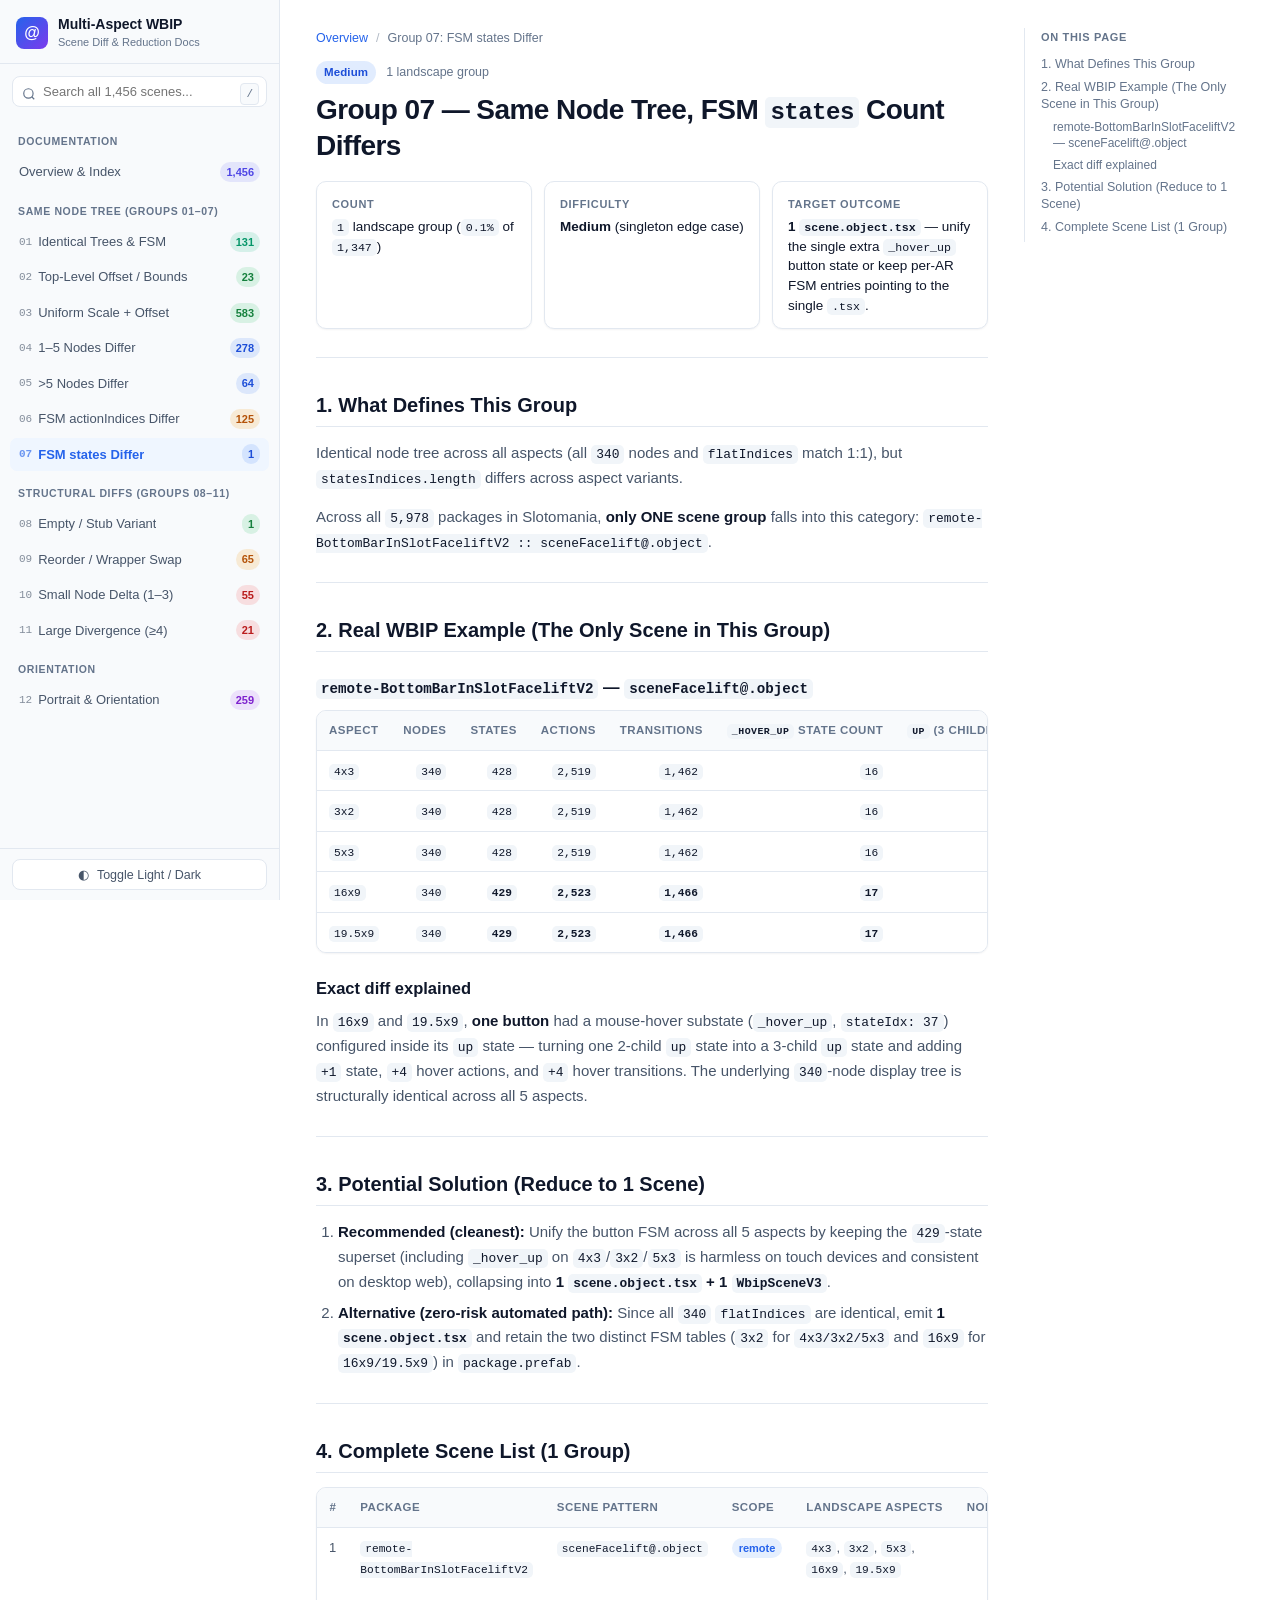
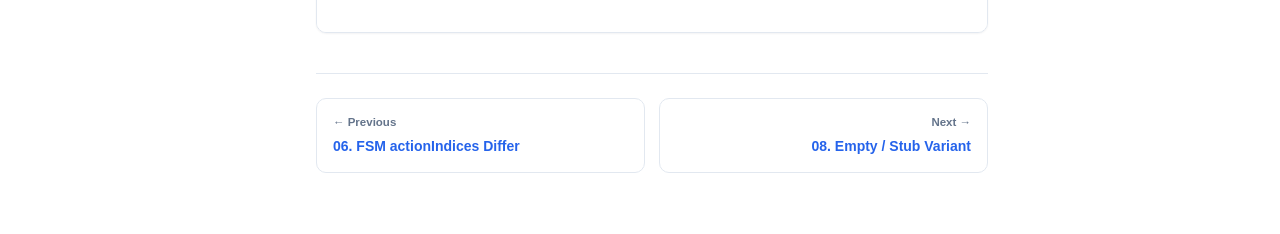
<file: 07-fsm-states-differ.html>
<!DOCTYPE html>
<html lang="en">
<head>
  <meta charset="UTF-8" />
  <meta name="viewport" content="width=device-width, initial-scale=1.0" />
  <title>Group 07 — Same Node Tree, FSM states Count Differs — Multi-Aspect WBIP Scenes Docs</title>
  <link rel="stylesheet" href="./assets/style.css" />
  <script>
    (function() {
      var t = localStorage.getItem("wbip-docs-theme");
      if (t === "dark" || (!t && window.matchMedia && window.matchMedia("(prefers-color-scheme: dark)").matches)) {
        document.documentElement.setAttribute("data-theme", "dark");
      }
    })();
  </script>
</head>
<body>
  <div class="mobile-topbar">
    <button type="button" class="icon-btn" id="sidebar-open" aria-label="Open menu">☰</button>
    <a href="./index.html" class="mobile-brand">Multi-Aspect WBIP Docs</a>
    <button type="button" class="icon-btn" id="mobile-theme-toggle" aria-label="Toggle theme">◐</button>
  </div>
  <div class="sidebar-backdrop" id="sidebar-backdrop"></div>
  <div class="layout">
    <aside class="sidebar" id="sidebar">
    <div class="sidebar-brand">
      <a href="./index.html" class="brand-link">
        <span class="brand-logo">@</span>
        <span>
          <strong>Multi-Aspect WBIP</strong>
          <small>Scene Diff &amp; Reduction Docs</small>
        </span>
      </a>
      <button class="icon-btn mobile-close" id="sidebar-close" aria-label="Close navigation">✕</button>
    </div>
    <div class="global-search-box">
      <svg class="search-icon" viewBox="0 0 24 24" width="14" height="14" fill="none" stroke="currentColor" stroke-width="2"><circle cx="11" cy="11" r="8"/><path d="m21 21-4.3-4.3"/></svg>
      <input type="search" id="global-search-input" placeholder="Search all 1,456 scenes..." autocomplete="off" aria-label="Search all scenes across all groups" />
      <kbd>/</kbd>
      <div class="global-search-results" id="global-search-results" hidden></div>
    </div>
    <nav class="sidebar-nav" aria-label="Diff groups">
      <div class="nav-section-title">Documentation</div>
      <a class="nav-item" href="./index.html"><span class="nav-label">Overview &amp; Index</span><span class="nav-count badge-index">1,456</span></a>
      <div class="nav-section-title">Same Node Tree (Groups 01–07)</div>
      <a class="nav-item" href="./01-identical.html"><span class="nav-label"><span class="nav-num">01</span>Identical Trees &amp; FSM</span><span class="nav-count badge-trivial">131</span></a>
      <a class="nav-item" href="./02-root-offset-only.html"><span class="nav-label"><span class="nav-num">02</span>Top-Level Offset / Bounds</span><span class="nav-count badge-easy">23</span></a>
      <a class="nav-item" href="./03-root-uniform-scale-offset.html"><span class="nav-label"><span class="nav-num">03</span>Uniform Scale + Offset</span><span class="nav-count badge-easy">583</span></a>
      <a class="nav-item" href="./04-prop-diff-1-to-5-nodes.html"><span class="nav-label"><span class="nav-num">04</span>1–5 Nodes Differ</span><span class="nav-count badge-medium">278</span></a>
      <a class="nav-item" href="./05-prop-diff-many-nodes.html"><span class="nav-label"><span class="nav-num">05</span>&gt;5 Nodes Differ</span><span class="nav-count badge-medium">64</span></a>
      <a class="nav-item" href="./06-fsm-actions-differ.html"><span class="nav-label"><span class="nav-num">06</span>FSM actionIndices Differ</span><span class="nav-count badge-medhard">125</span></a>
      <a class="nav-item active" href="./07-fsm-states-differ.html"><span class="nav-label"><span class="nav-num">07</span>FSM states Differ</span><span class="nav-count badge-medium">1</span></a>
      <div class="nav-section-title">Structural Diffs (Groups 08–11)</div>
      <a class="nav-item" href="./08-structural-empty-stub.html"><span class="nav-label"><span class="nav-num">08</span>Empty / Stub Variant</span><span class="nav-count badge-easy">1</span></a>
      <a class="nav-item" href="./09-structural-wrapper-or-reorder.html"><span class="nav-label"><span class="nav-num">09</span>Reorder / Wrapper Swap</span><span class="nav-count badge-medhard">65</span></a>
      <a class="nav-item" href="./10-structural-small-node-delta.html"><span class="nav-label"><span class="nav-num">10</span>Small Node Delta (1–3)</span><span class="nav-count badge-hard">55</span></a>
      <a class="nav-item" href="./11-structural-large-divergence.html"><span class="nav-label"><span class="nav-num">11</span>Large Divergence (≥4)</span><span class="nav-count badge-hard">21</span></a>
      <div class="nav-section-title">Orientation</div>
      <a class="nav-item" href="./12-portrait-and-orientation.html"><span class="nav-label"><span class="nav-num">12</span>Portrait &amp; Orientation</span><span class="nav-count badge-mixed">259</span></a>
    </nav>
    <div class="sidebar-footer">
      <button type="button" class="theme-toggle" id="theme-toggle" aria-label="Toggle color theme">
        <span class="theme-icon">◐</span>
        <span class="theme-label">Toggle Light / Dark</span>
      </button>
    </div>
  </aside>
    <main class="main">
      <div class="content-grid">
        <article class="article">
          <div class="breadcrumb">
            <a href="./index.html">Overview</a>
            <span class="sep">/</span><span>Group 07: FSM states Differ</span>
          </div>
          <div class="page-header">
          <div class="page-eyebrow">
            <span class="badge badge-medium">Medium</span>
            <span class="eyebrow-count">1 landscape group</span>
          </div>
          <h1 id="group-07-same-node-tree-fsm-states-count-differs">Group 07 — Same Node Tree, FSM <code>states</code> Count Differs</h1>
        </div>
<div class="meta-grid"><div class="meta-card"><div class="meta-label">Count</div><div class="meta-value"><code>1</code> landscape group (<code>0.1%</code> of <code>1,347</code>)</div></div><div class="meta-card"><div class="meta-label">Difficulty</div><div class="meta-value"><strong>Medium</strong> (singleton edge case)</div></div><div class="meta-card"><div class="meta-label">Target outcome</div><div class="meta-value"><strong>1 <code>scene.object.tsx</code></strong> — unify the single extra <code>_hover_up</code> button state or keep per-AR FSM entries pointing to the single <code>.tsx</code>.</div></div></div>
<hr class="section-divider" />
<h2 id="1-what-defines-this-group"><a class="anchor" href="#1-what-defines-this-group" aria-hidden="true">#</a>1. What Defines This Group</h2>
<p>Identical node tree across all aspects (all <code>340</code> nodes and <code>flatIndices</code> match 1:1), but <code>statesIndices.length</code> differs across aspect variants.</p>
<p>Across all <code>5,978</code> packages in Slotomania, <strong>only ONE scene group</strong> falls into this category: <code>remote-BottomBarInSlotFaceliftV2 :: sceneFacelift@.object</code>.</p>
<hr class="section-divider" />
<h2 id="2-real-wbip-example-the-only-scene-in-this-group"><a class="anchor" href="#2-real-wbip-example-the-only-scene-in-this-group" aria-hidden="true">#</a>2. Real WBIP Example (The Only Scene in This Group)</h2>
<h3 id="sh-remote-bottombarinslotfaceliftv2-scenefacelift-object"><a class="anchor" href="#sh-remote-bottombarinslotfaceliftv2-scenefacelift-object" aria-hidden="true">#</a><code>remote-BottomBarInSlotFaceliftV2</code> — <code>sceneFacelift@.object</code></h3>
<div class="table-wrap"><table id="tbl-07-1" class=""><thead><tr><th class="align-left">Aspect</th><th class="align-right">Nodes</th><th class="align-right">States</th><th class="align-right">Actions</th><th class="align-right">Transitions</th><th class="align-right"><code>_hover_up</code> State Count</th><th class="align-right"><code>up</code> (3 children)</th><th class="align-right"><code>up</code> (2 children)</th></tr></thead><tbody><tr data-scope="" data-search="4x3 340 428 2,519 1,462 16 9 3"><td class="align-left"><code>4x3</code></td><td class="align-right"><code>340</code></td><td class="align-right"><code>428</code></td><td class="align-right"><code>2,519</code></td><td class="align-right"><code>1,462</code></td><td class="align-right"><code>16</code></td><td class="align-right"><code>9</code></td><td class="align-right"><code>3</code></td></tr><tr data-scope="" data-search="3x2 340 428 2,519 1,462 16 9 3"><td class="align-left"><code>3x2</code></td><td class="align-right"><code>340</code></td><td class="align-right"><code>428</code></td><td class="align-right"><code>2,519</code></td><td class="align-right"><code>1,462</code></td><td class="align-right"><code>16</code></td><td class="align-right"><code>9</code></td><td class="align-right"><code>3</code></td></tr><tr data-scope="" data-search="5x3 340 428 2,519 1,462 16 9 3"><td class="align-left"><code>5x3</code></td><td class="align-right"><code>340</code></td><td class="align-right"><code>428</code></td><td class="align-right"><code>2,519</code></td><td class="align-right"><code>1,462</code></td><td class="align-right"><code>16</code></td><td class="align-right"><code>9</code></td><td class="align-right"><code>3</code></td></tr><tr data-scope="" data-search="16x9 340 **429** **2,523** **1,466** **17** **10** **2**"><td class="align-left"><code>16x9</code></td><td class="align-right"><code>340</code></td><td class="align-right"><strong><code>429</code></strong></td><td class="align-right"><strong><code>2,523</code></strong></td><td class="align-right"><strong><code>1,466</code></strong></td><td class="align-right"><strong><code>17</code></strong></td><td class="align-right"><strong><code>10</code></strong></td><td class="align-right"><strong><code>2</code></strong></td></tr><tr data-scope="" data-search="19.5x9 340 **429** **2,523** **1,466** **17** **10** **2**"><td class="align-left"><code>19.5x9</code></td><td class="align-right"><code>340</code></td><td class="align-right"><strong><code>429</code></strong></td><td class="align-right"><strong><code>2,523</code></strong></td><td class="align-right"><strong><code>1,466</code></strong></td><td class="align-right"><strong><code>17</code></strong></td><td class="align-right"><strong><code>10</code></strong></td><td class="align-right"><strong><code>2</code></strong></td></tr></tbody></table></div>
<h3 id="exact-diff-explained"><a class="anchor" href="#exact-diff-explained" aria-hidden="true">#</a>Exact diff explained</h3>
<p>In <code>16x9</code> and <code>19.5x9</code>, <strong>one button</strong> had a mouse-hover substate (<code>_hover_up</code>, <code>stateIdx: 37</code>) configured inside its <code>up</code> state — turning one 2-child <code>up</code> state into a 3-child <code>up</code> state and adding <code>+1</code> state, <code>+4</code> hover actions, and <code>+4</code> hover transitions. The underlying <code>340</code>-node display tree is structurally identical across all 5 aspects.</p>
<hr class="section-divider" />
<h2 id="3-potential-solution-reduce-to-1-scene"><a class="anchor" href="#3-potential-solution-reduce-to-1-scene" aria-hidden="true">#</a>3. Potential Solution (Reduce to 1 Scene)</h2>
<ol><li><strong>Recommended (cleanest):</strong> Unify the button FSM across all 5 aspects by keeping the <code>429</code>-state superset (including <code>_hover_up</code> on <code>4x3</code>/<code>3x2</code>/<code>5x3</code> is harmless on touch devices and consistent on desktop web), collapsing into <strong>1 <code>scene.object.tsx</code> + 1 <code>WbipSceneV3</code></strong>.</li><li><strong>Alternative (zero-risk automated path):</strong> Since all <code>340</code> <code>flatIndices</code> are identical, emit <strong>1 <code>scene.object.tsx</code></strong> and retain the two distinct FSM tables (<code>3x2</code> for <code>4x3/3x2/5x3</code> and <code>16x9</code> for <code>16x9/19.5x9</code>) in <code>package.prefab</code>.</li></ol>
<hr class="section-divider" />
<h2 id="4-complete-scene-list-1-group"><a class="anchor" href="#4-complete-scene-list-1-group" aria-hidden="true">#</a>4. Complete Scene List (1 Group)</h2>
<div class="table-wrap"><table id="tbl-07-2" class="inventory-table"><thead><tr><th class="align-right">#</th><th class="align-left">Package</th><th class="align-left">Scene Pattern</th><th class="align-left">Scope</th><th class="align-left">Landscape Aspects</th><th class="align-right">Nodes</th><th class="align-left">FSM States</th><th class="align-left">FSM Actions</th><th class="align-left">Node Prop Diffs</th></tr></thead><tbody><tr data-scope="remote" data-search="1 remote-bottombarinslotfaceliftv2 scenefacelift@.object remote 4x3, 3x2, 5x3, 16x9, 19.5x9 4x3:428, 3x2:428, 5x3:428, 16x9:429, 19.5x9:429"><td class="align-right">1</td><td class="align-left"><code>remote-BottomBarInSlotFaceliftV2</code></td><td class="align-left"><code>sceneFacelift@.object</code></td><td class="align-left"><span class="scope-pill scope-remote">remote</span></td><td class="align-left"><code>4x3</code>, <code>3x2</code>, <code>5x3</code>, <code>16x9</code>, <code>19.5x9</code></td><td class="align-right">340</td><td class="align-left"><code>428</code> (<code>4x3/3x2/5x3</code>) vs <code>429</code> (<code>16x9/19.5x9</code>)</td><td class="align-left"><code>2,519</code> vs <code>2,523</code></td><td class="align-left">34 nodes (Bounds, Id, Position, Scale, SpriteName)</td></tr></tbody></table></div>
          <nav class="pager" aria-label="Page navigation">
    <a class="pager-card pager-prev" href="./06-fsm-actions-differ.html">
            <span class="pager-dir">← Previous</span>
            <span class="pager-title">06. FSM actionIndices Differ</span>
          </a>
    <a class="pager-card pager-next" href="./08-structural-empty-stub.html">
            <span class="pager-dir">Next →</span>
            <span class="pager-title">08. Empty / Stub Variant</span>
          </a>
  </nav>
        </article>
        <aside class="toc" aria-label="On this page">
          <div class="toc-title">On this page</div>
          <ul><li class="toc-l2"><a href="#1-what-defines-this-group">1. What Defines This Group</a></li><li class="toc-l2"><a href="#2-real-wbip-example-the-only-scene-in-this-group">2. Real WBIP Example (The Only Scene in This Group)</a></li><li class="toc-l3"><a href="#sh-remote-bottombarinslotfaceliftv2-scenefacelift-object">remote-BottomBarInSlotFaceliftV2 — sceneFacelift@.object</a></li><li class="toc-l3"><a href="#exact-diff-explained">Exact diff explained</a></li><li class="toc-l2"><a href="#3-potential-solution-reduce-to-1-scene">3. Potential Solution (Reduce to 1 Scene)</a></li><li class="toc-l2"><a href="#4-complete-scene-list-1-group">4. Complete Scene List (1 Group)</a></li></ul>
        </aside>
      </div>
    </main>
  </div>
  <script src="./assets/search-index.js"></script>
  <script src="./assets/app.js"></script>
</body>
</html>
</file>
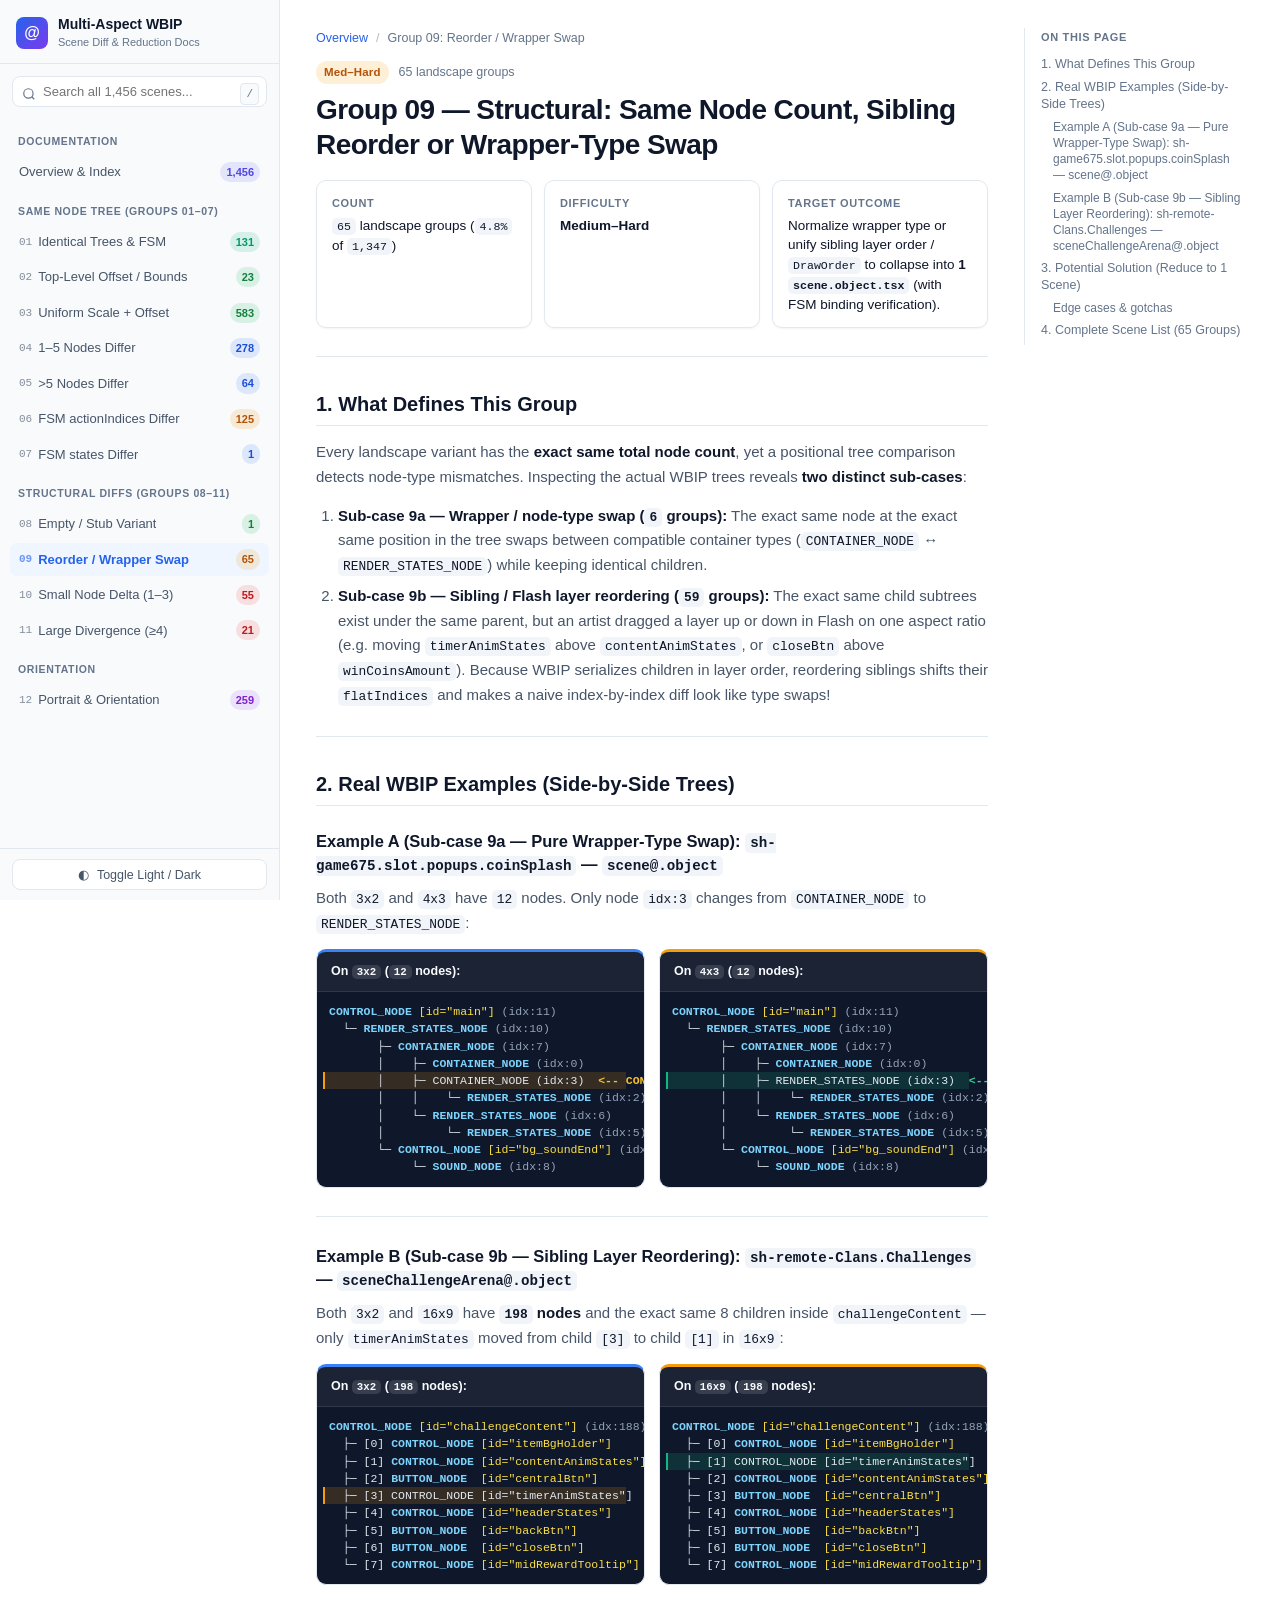
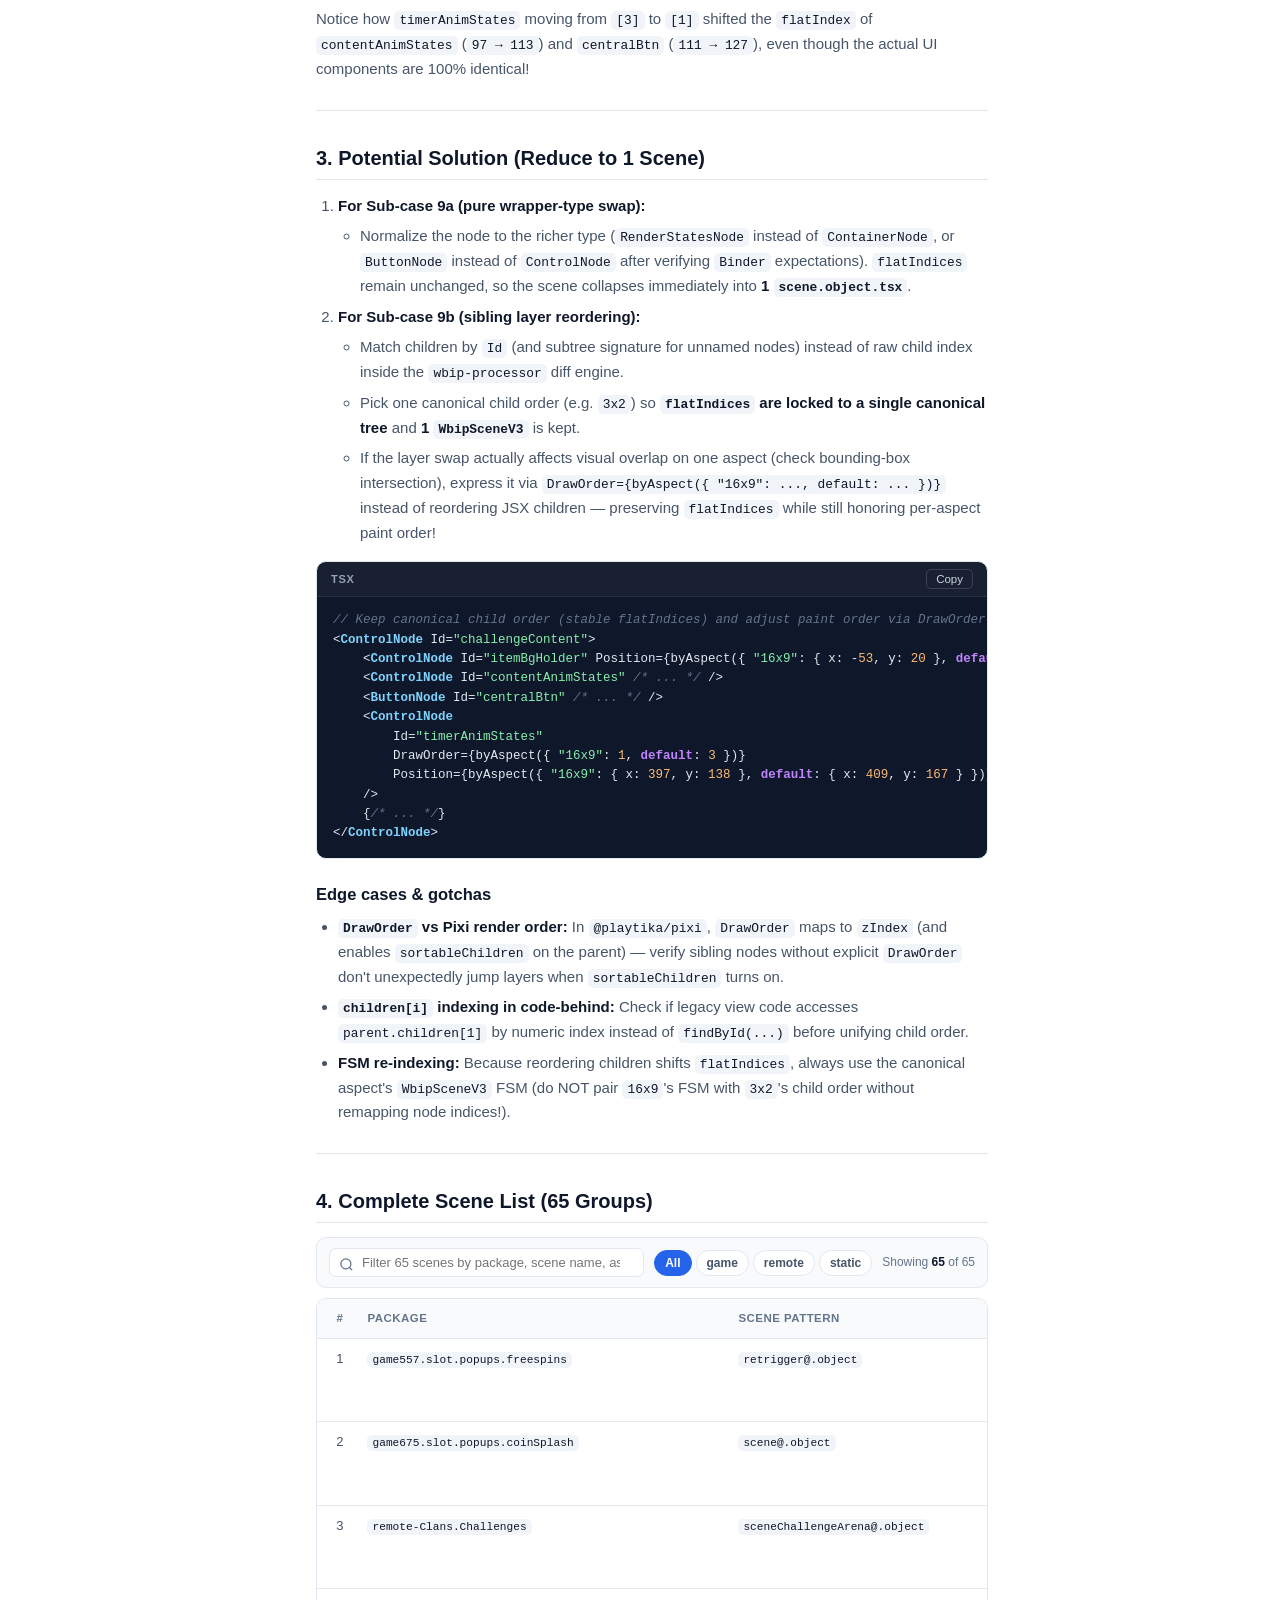
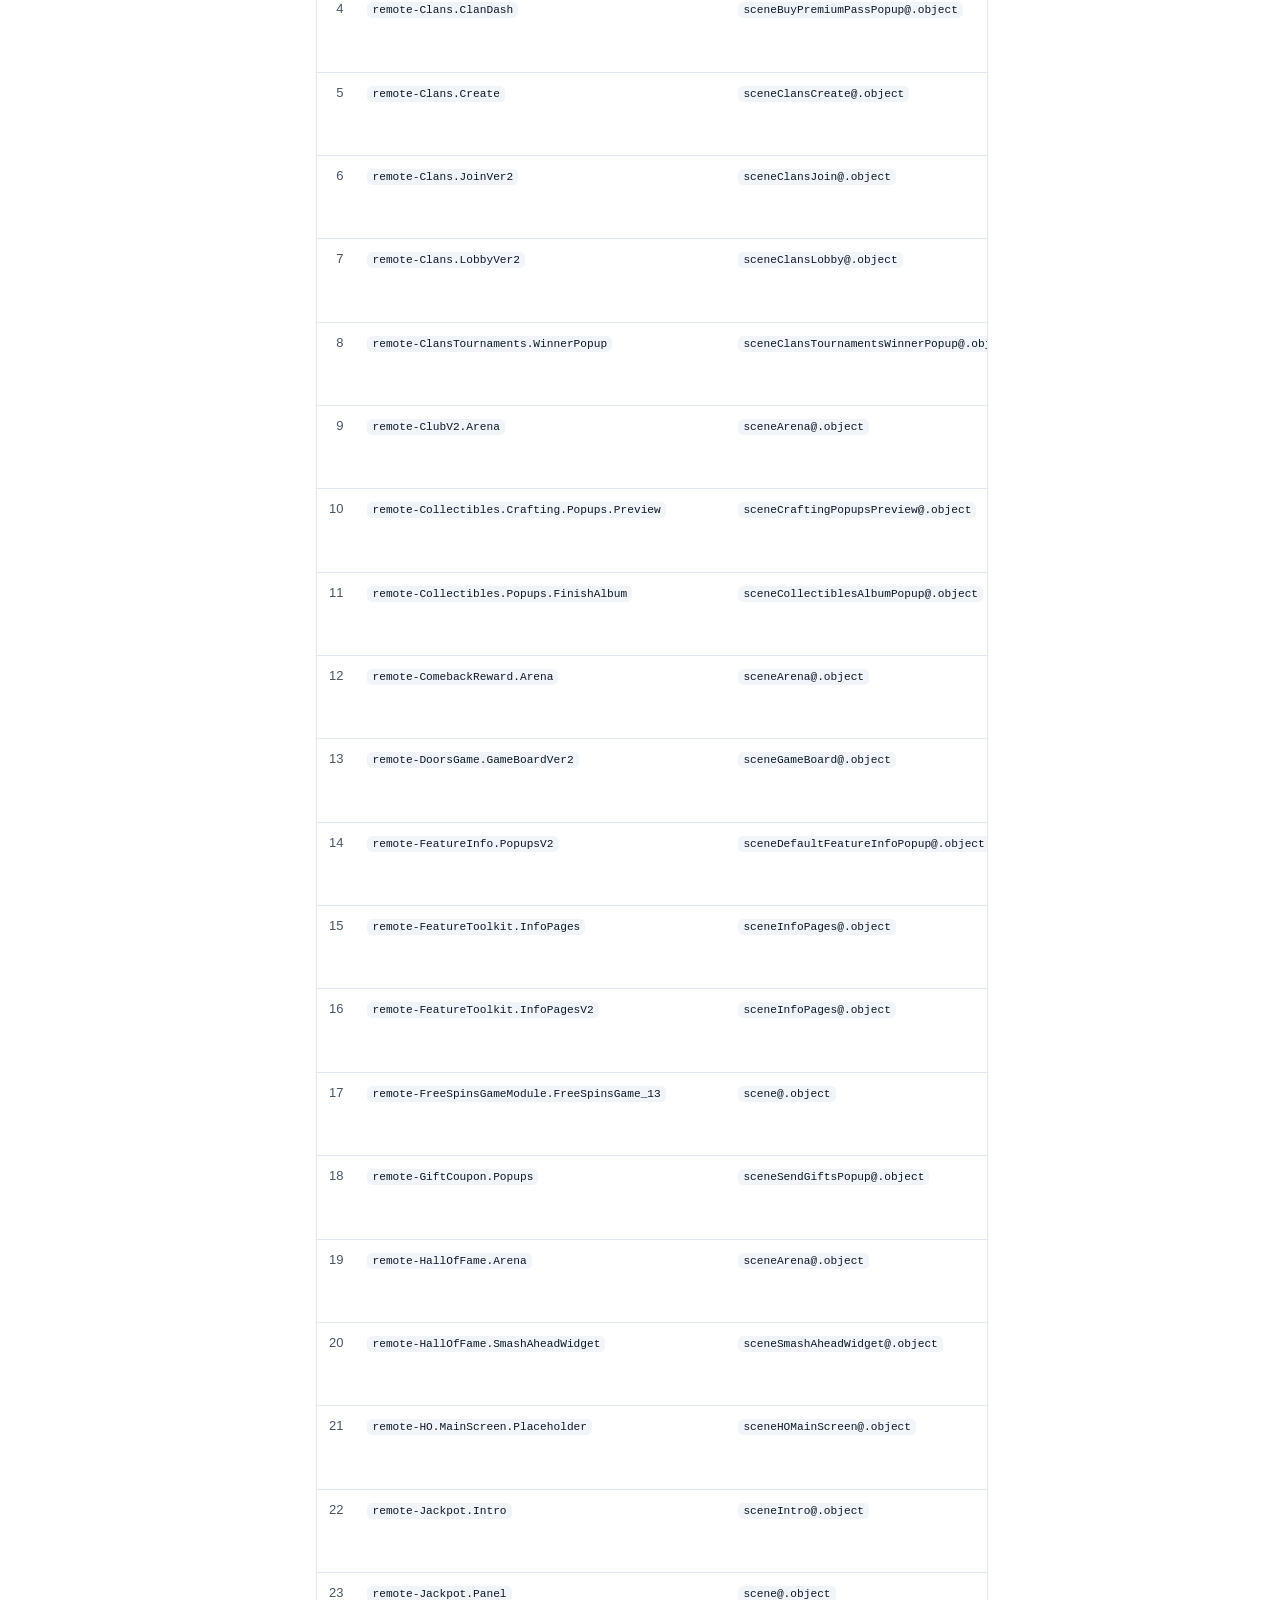
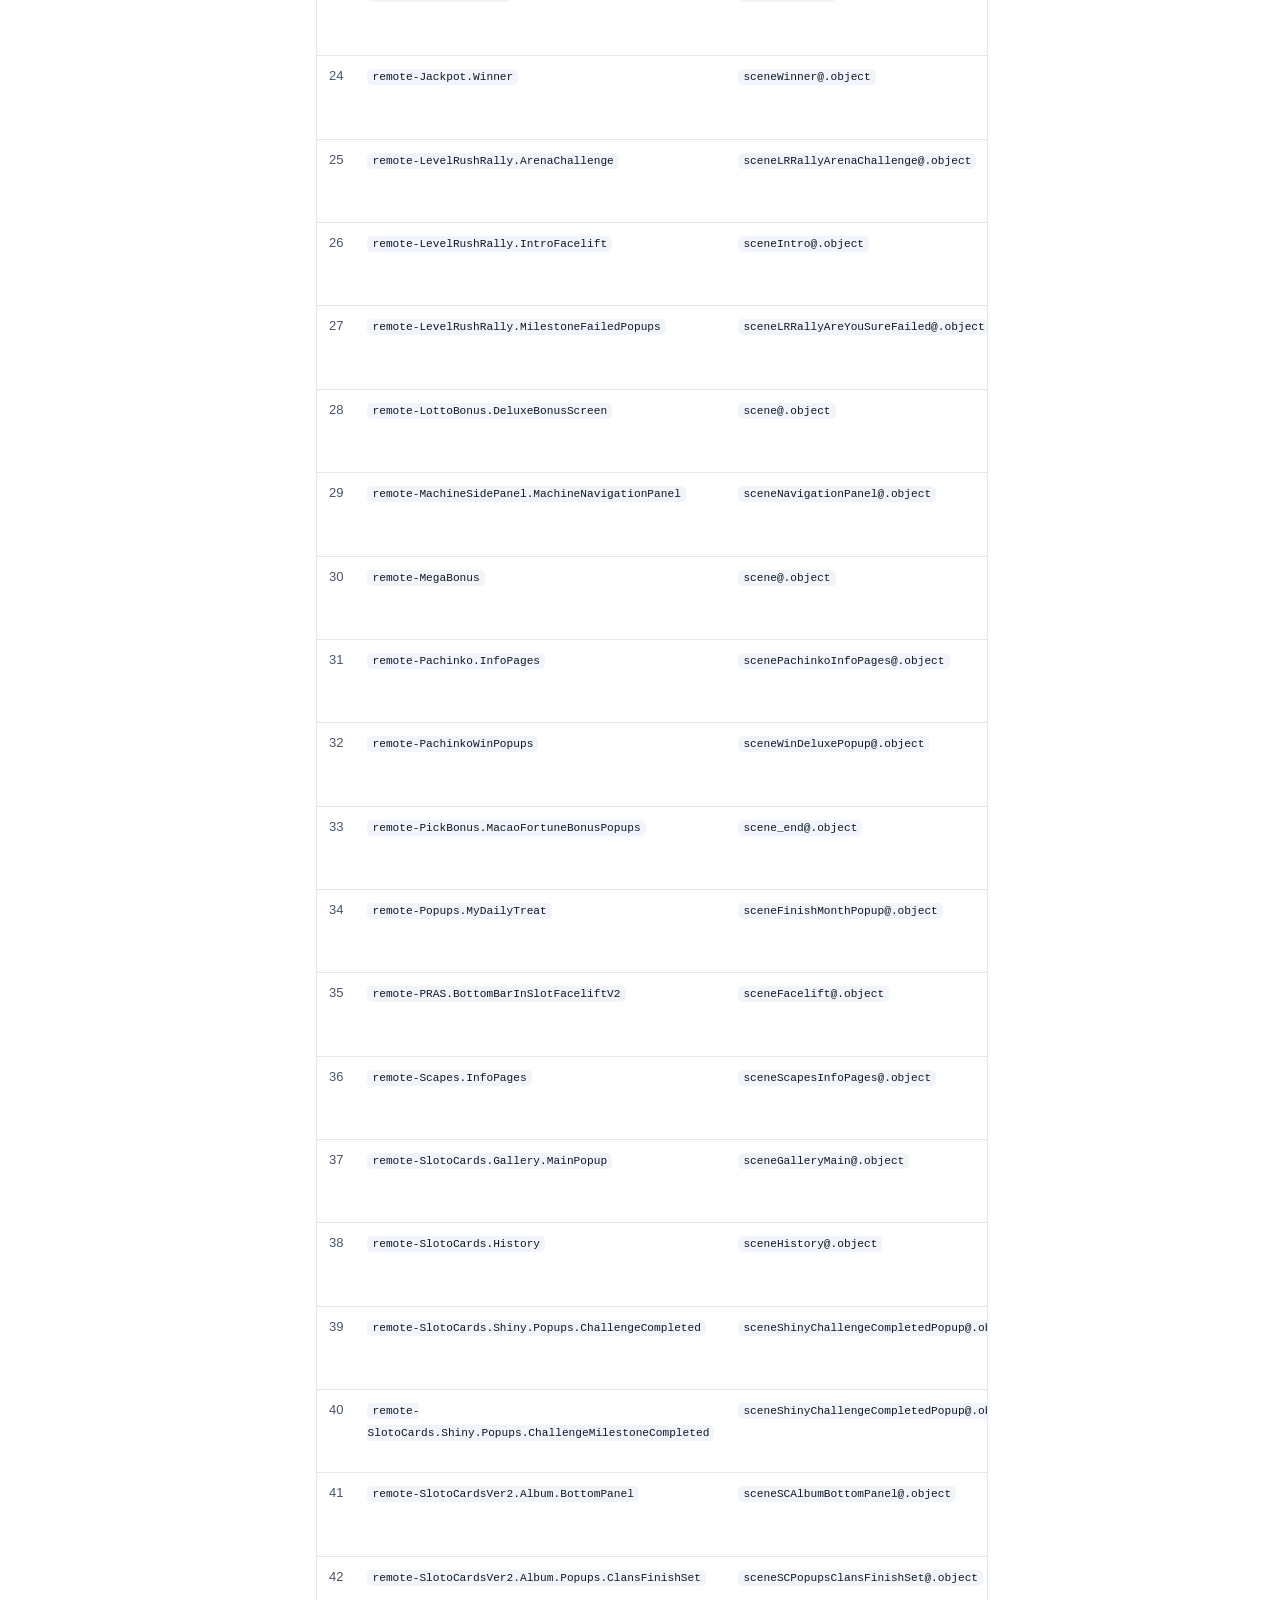
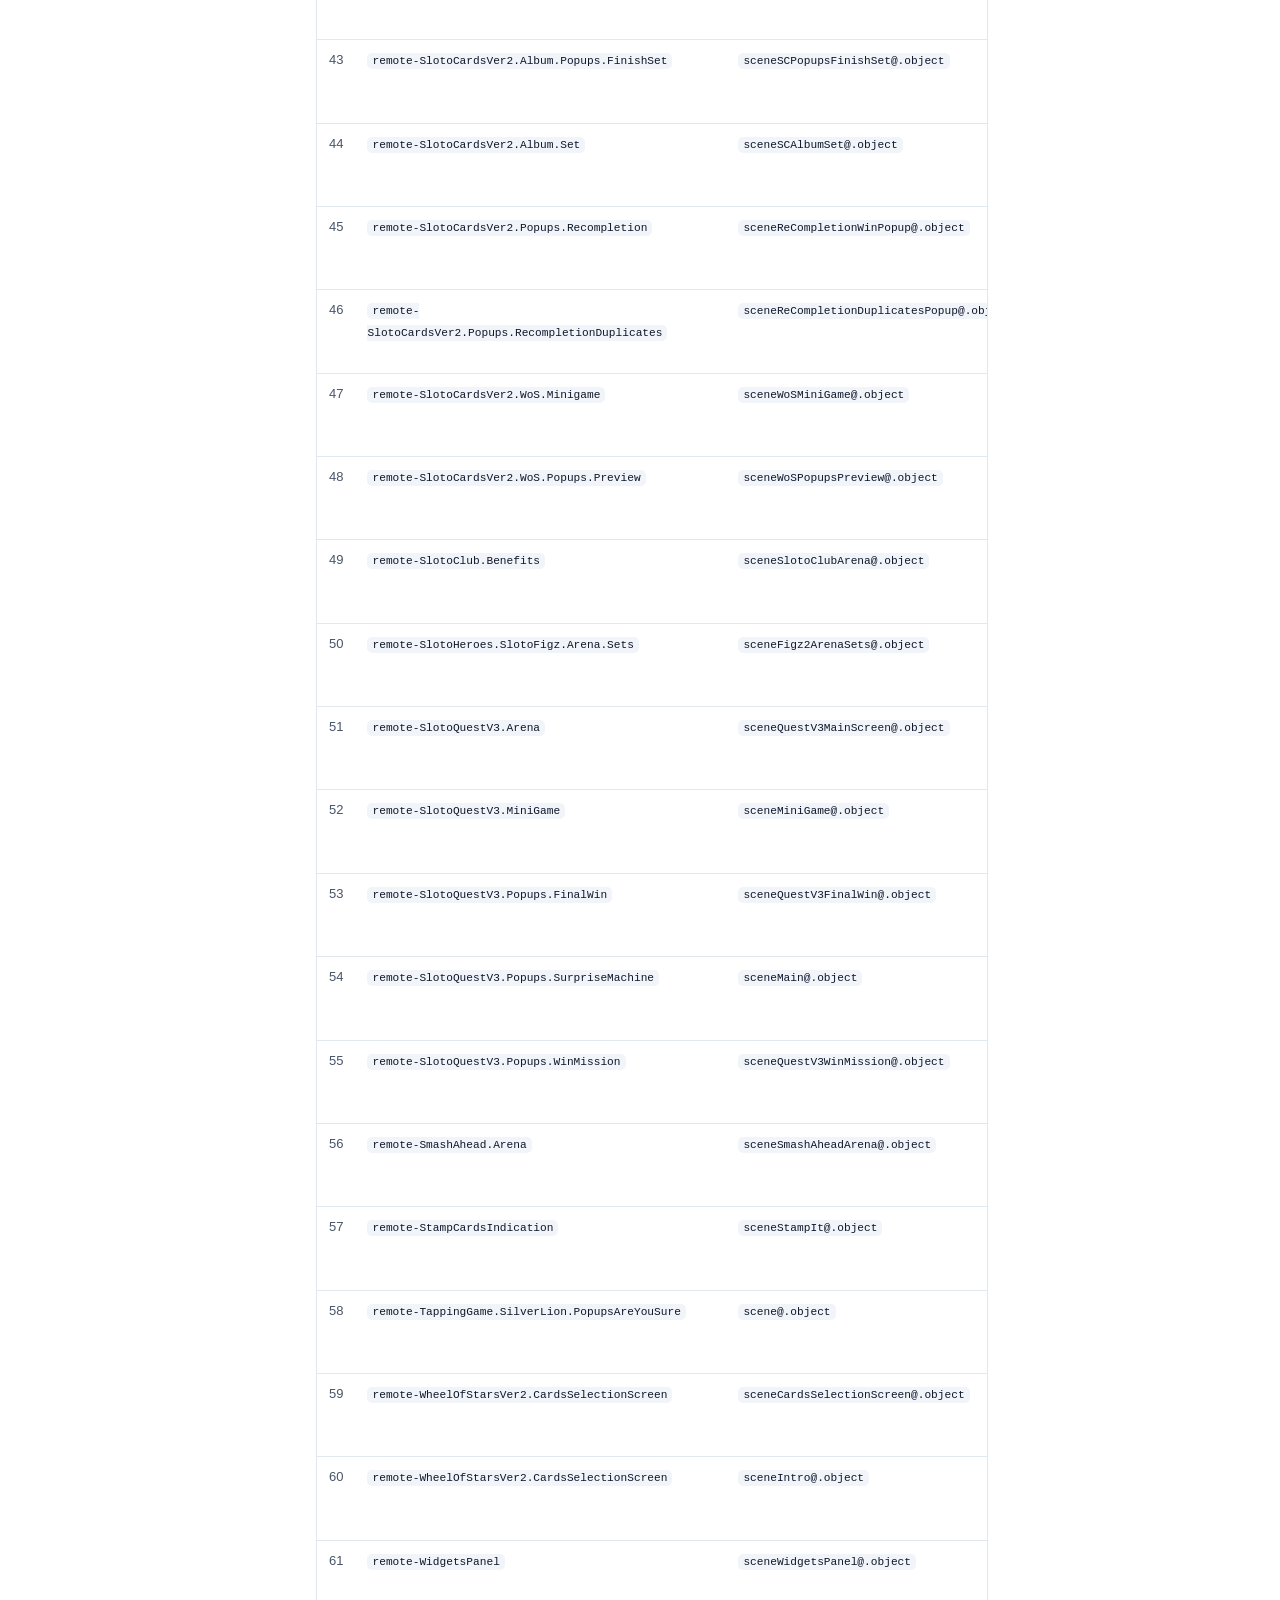
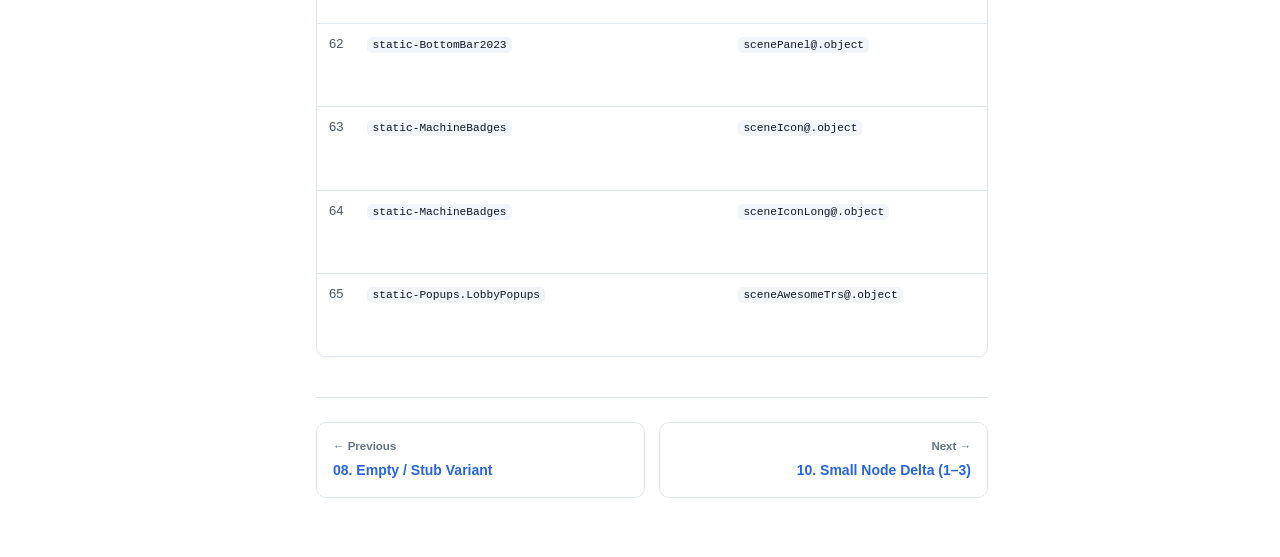
<file: 09-structural-wrapper-or-reorder.html>
<!DOCTYPE html>
<html lang="en">
<head>
  <meta charset="UTF-8" />
  <meta name="viewport" content="width=device-width, initial-scale=1.0" />
  <title>Group 09 — Structural: Sibling Reorder or Wrapper Swap — Multi-Aspect WBIP Scenes Docs</title>
  <link rel="stylesheet" href="./assets/style.css" />
  <script>
    (function() {
      var t = localStorage.getItem("wbip-docs-theme");
      if (t === "dark" || (!t && window.matchMedia && window.matchMedia("(prefers-color-scheme: dark)").matches)) {
        document.documentElement.setAttribute("data-theme", "dark");
      }
    })();
  </script>
</head>
<body>
  <div class="mobile-topbar">
    <button type="button" class="icon-btn" id="sidebar-open" aria-label="Open menu">☰</button>
    <a href="./index.html" class="mobile-brand">Multi-Aspect WBIP Docs</a>
    <button type="button" class="icon-btn" id="mobile-theme-toggle" aria-label="Toggle theme">◐</button>
  </div>
  <div class="sidebar-backdrop" id="sidebar-backdrop"></div>
  <div class="layout">
    <aside class="sidebar" id="sidebar">
    <div class="sidebar-brand">
      <a href="./index.html" class="brand-link">
        <span class="brand-logo">@</span>
        <span>
          <strong>Multi-Aspect WBIP</strong>
          <small>Scene Diff &amp; Reduction Docs</small>
        </span>
      </a>
      <button class="icon-btn mobile-close" id="sidebar-close" aria-label="Close navigation">✕</button>
    </div>
    <div class="global-search-box">
      <svg class="search-icon" viewBox="0 0 24 24" width="14" height="14" fill="none" stroke="currentColor" stroke-width="2"><circle cx="11" cy="11" r="8"/><path d="m21 21-4.3-4.3"/></svg>
      <input type="search" id="global-search-input" placeholder="Search all 1,456 scenes..." autocomplete="off" aria-label="Search all scenes across all groups" />
      <kbd>/</kbd>
      <div class="global-search-results" id="global-search-results" hidden></div>
    </div>
    <nav class="sidebar-nav" aria-label="Diff groups">
      <div class="nav-section-title">Documentation</div>
      <a class="nav-item" href="./index.html"><span class="nav-label">Overview &amp; Index</span><span class="nav-count badge-index">1,456</span></a>
      <div class="nav-section-title">Same Node Tree (Groups 01–07)</div>
      <a class="nav-item" href="./01-identical.html"><span class="nav-label"><span class="nav-num">01</span>Identical Trees &amp; FSM</span><span class="nav-count badge-trivial">131</span></a>
      <a class="nav-item" href="./02-root-offset-only.html"><span class="nav-label"><span class="nav-num">02</span>Top-Level Offset / Bounds</span><span class="nav-count badge-easy">23</span></a>
      <a class="nav-item" href="./03-root-uniform-scale-offset.html"><span class="nav-label"><span class="nav-num">03</span>Uniform Scale + Offset</span><span class="nav-count badge-easy">583</span></a>
      <a class="nav-item" href="./04-prop-diff-1-to-5-nodes.html"><span class="nav-label"><span class="nav-num">04</span>1–5 Nodes Differ</span><span class="nav-count badge-medium">278</span></a>
      <a class="nav-item" href="./05-prop-diff-many-nodes.html"><span class="nav-label"><span class="nav-num">05</span>&gt;5 Nodes Differ</span><span class="nav-count badge-medium">64</span></a>
      <a class="nav-item" href="./06-fsm-actions-differ.html"><span class="nav-label"><span class="nav-num">06</span>FSM actionIndices Differ</span><span class="nav-count badge-medhard">125</span></a>
      <a class="nav-item" href="./07-fsm-states-differ.html"><span class="nav-label"><span class="nav-num">07</span>FSM states Differ</span><span class="nav-count badge-medium">1</span></a>
      <div class="nav-section-title">Structural Diffs (Groups 08–11)</div>
      <a class="nav-item" href="./08-structural-empty-stub.html"><span class="nav-label"><span class="nav-num">08</span>Empty / Stub Variant</span><span class="nav-count badge-easy">1</span></a>
      <a class="nav-item active" href="./09-structural-wrapper-or-reorder.html"><span class="nav-label"><span class="nav-num">09</span>Reorder / Wrapper Swap</span><span class="nav-count badge-medhard">65</span></a>
      <a class="nav-item" href="./10-structural-small-node-delta.html"><span class="nav-label"><span class="nav-num">10</span>Small Node Delta (1–3)</span><span class="nav-count badge-hard">55</span></a>
      <a class="nav-item" href="./11-structural-large-divergence.html"><span class="nav-label"><span class="nav-num">11</span>Large Divergence (≥4)</span><span class="nav-count badge-hard">21</span></a>
      <div class="nav-section-title">Orientation</div>
      <a class="nav-item" href="./12-portrait-and-orientation.html"><span class="nav-label"><span class="nav-num">12</span>Portrait &amp; Orientation</span><span class="nav-count badge-mixed">259</span></a>
    </nav>
    <div class="sidebar-footer">
      <button type="button" class="theme-toggle" id="theme-toggle" aria-label="Toggle color theme">
        <span class="theme-icon">◐</span>
        <span class="theme-label">Toggle Light / Dark</span>
      </button>
    </div>
  </aside>
    <main class="main">
      <div class="content-grid">
        <article class="article">
          <div class="breadcrumb">
            <a href="./index.html">Overview</a>
            <span class="sep">/</span><span>Group 09: Reorder / Wrapper Swap</span>
          </div>
          <div class="page-header">
          <div class="page-eyebrow">
            <span class="badge badge-medhard">Med–Hard</span>
            <span class="eyebrow-count">65 landscape groups</span>
          </div>
          <h1 id="group-09-structural-same-node-count-sibling-reorder-or-wrapper-type-swap">Group 09 — Structural: Same Node Count, Sibling Reorder or Wrapper-Type Swap</h1>
        </div>
<div class="meta-grid"><div class="meta-card"><div class="meta-label">Count</div><div class="meta-value"><code>65</code> landscape groups (<code>4.8%</code> of <code>1,347</code>)</div></div><div class="meta-card"><div class="meta-label">Difficulty</div><div class="meta-value"><strong>Medium–Hard</strong></div></div><div class="meta-card"><div class="meta-label">Target outcome</div><div class="meta-value">Normalize wrapper type or unify sibling layer order / <code>DrawOrder</code> to collapse into <strong>1 <code>scene.object.tsx</code></strong> (with FSM binding verification).</div></div></div>
<hr class="section-divider" />
<h2 id="1-what-defines-this-group"><a class="anchor" href="#1-what-defines-this-group" aria-hidden="true">#</a>1. What Defines This Group</h2>
<p>Every landscape variant has the <strong>exact same total node count</strong>, yet a positional tree comparison detects node-type mismatches. Inspecting the actual WBIP trees reveals <strong>two distinct sub-cases</strong>:</p>
<ol><li><strong>Sub-case 9a — Wrapper / node-type swap (<code>6</code> groups):</strong> The exact same node at the exact same position in the tree swaps between compatible container types (<code>CONTAINER_NODE</code> ↔ <code>RENDER_STATES_NODE</code>) while keeping identical children.</li><li><strong>Sub-case 9b — Sibling / Flash layer reordering (<code>59</code> groups):</strong> The exact same child subtrees exist under the same parent, but an artist dragged a layer up or down in Flash on one aspect ratio (e.g. moving <code>timerAnimStates</code> above <code>contentAnimStates</code>, or <code>closeBtn</code> above <code>winCoinsAmount</code>). Because WBIP serializes children in layer order, reordering siblings shifts their <code>flatIndices</code> and makes a naive index-by-index diff look like type swaps!</li></ol>
<hr class="section-divider" />
<h2 id="2-real-wbip-examples-side-by-side-trees"><a class="anchor" href="#2-real-wbip-examples-side-by-side-trees" aria-hidden="true">#</a>2. Real WBIP Examples (Side-by-Side Trees)</h2>
<h3 id="example-a-sub-case-9a-pure-wrapper-type-swap-sh-game675-slot-popups-coinsplash-scene-object"><a class="anchor" href="#example-a-sub-case-9a-pure-wrapper-type-swap-sh-game675-slot-popups-coinsplash-scene-object" aria-hidden="true">#</a>Example A (Sub-case 9a — Pure Wrapper-Type Swap): <code>sh-game675.slot.popups.coinSplash</code> — <code>scene@.object</code></h3>
<p>Both <code>3x2</code> and <code>4x3</code> have <code>12</code> nodes. Only node <code>idx:3</code> changes from <code>CONTAINER_NODE</code> to <code>RENDER_STATES_NODE</code>:</p>
<div class="diff-compare">
        <div class="diff-pane diff-pane-left">
          <div class="diff-pane-header">On <code>3x2</code> (<code>12</code> nodes):</div>
          <pre><code><span class="tree-line"><span class="tok-node">CONTROL_NODE</span> <span class="tok-id">[id=&quot;main&quot;]</span> <span class="tok-idx">(idx:11)</span></span>
<span class="tree-line">  └─ <span class="tok-node">RENDER_STATES_NODE</span> <span class="tok-idx">(idx:10)</span></span>
<span class="tree-line">       ├─ <span class="tok-node">CONTAINER_NODE</span> <span class="tok-idx">(idx:7)</span></span>
<span class="tree-line">       │    ├─ <span class="tok-node">CONTAINER_NODE</span> <span class="tok-idx">(idx:0)</span></span>
<span class="tree-line tree-line-mod">       │    ├─ CONTAINER_NODE (idx:3)  <span class="tree-note">&lt;-- CONTAINER_NODE on 3x2</span></span>
<span class="tree-line">       │    │    └─ <span class="tok-node">RENDER_STATES_NODE</span> <span class="tok-idx">(idx:2)</span></span>
<span class="tree-line">       │    └─ <span class="tok-node">RENDER_STATES_NODE</span> <span class="tok-idx">(idx:6)</span></span>
<span class="tree-line">       │         └─ <span class="tok-node">RENDER_STATES_NODE</span> <span class="tok-idx">(idx:5)</span></span>
<span class="tree-line">       └─ <span class="tok-node">CONTROL_NODE</span> <span class="tok-id">[id=&quot;bg_soundEnd&quot;]</span> <span class="tok-idx">(idx:9)</span></span>
<span class="tree-line">            └─ <span class="tok-node">SOUND_NODE</span> <span class="tok-idx">(idx:8)</span></span></code></pre>
        </div>
        <div class="diff-pane diff-pane-right">
          <div class="diff-pane-header">On <code>4x3</code> (<code>12</code> nodes):</div>
          <pre><code><span class="tree-line"><span class="tok-node">CONTROL_NODE</span> <span class="tok-id">[id=&quot;main&quot;]</span> <span class="tok-idx">(idx:11)</span></span>
<span class="tree-line">  └─ <span class="tok-node">RENDER_STATES_NODE</span> <span class="tok-idx">(idx:10)</span></span>
<span class="tree-line">       ├─ <span class="tok-node">CONTAINER_NODE</span> <span class="tok-idx">(idx:7)</span></span>
<span class="tree-line">       │    ├─ <span class="tok-node">CONTAINER_NODE</span> <span class="tok-idx">(idx:0)</span></span>
<span class="tree-line tree-line-add">       │    ├─ RENDER_STATES_NODE (idx:3)  <span class="tree-note">&lt;-- RENDER_STATES_NODE on 4x3</span></span>
<span class="tree-line">       │    │    └─ <span class="tok-node">RENDER_STATES_NODE</span> <span class="tok-idx">(idx:2)</span></span>
<span class="tree-line">       │    └─ <span class="tok-node">RENDER_STATES_NODE</span> <span class="tok-idx">(idx:6)</span></span>
<span class="tree-line">       │         └─ <span class="tok-node">RENDER_STATES_NODE</span> <span class="tok-idx">(idx:5)</span></span>
<span class="tree-line">       └─ <span class="tok-node">CONTROL_NODE</span> <span class="tok-id">[id=&quot;bg_soundEnd&quot;]</span> <span class="tok-idx">(idx:9)</span></span>
<span class="tree-line">            └─ <span class="tok-node">SOUND_NODE</span> <span class="tok-idx">(idx:8)</span></span></code></pre>
        </div>
      </div>
<hr class="section-divider" />
<h3 id="example-b-sub-case-9b-sibling-layer-reordering-sh-remote-clans-challenges-scenechallengearena-object"><a class="anchor" href="#example-b-sub-case-9b-sibling-layer-reordering-sh-remote-clans-challenges-scenechallengearena-object" aria-hidden="true">#</a>Example B (Sub-case 9b — Sibling Layer Reordering): <code>sh-remote-Clans.Challenges</code> — <code>sceneChallengeArena@.object</code></h3>
<p>Both <code>3x2</code> and <code>16x9</code> have <strong><code>198</code> nodes</strong> and the exact same 8 children inside <code>challengeContent</code> — only <code>timerAnimStates</code> moved from child <code>[3]</code> to child <code>[1]</code> in <code>16x9</code>:</p>
<div class="diff-compare">
        <div class="diff-pane diff-pane-left">
          <div class="diff-pane-header">On <code>3x2</code> (<code>198</code> nodes):</div>
          <pre><code><span class="tree-line"><span class="tok-node">CONTROL_NODE</span> <span class="tok-id">[id=&quot;challengeContent&quot;]</span> <span class="tok-idx">(idx:188)</span></span>
<span class="tree-line">  ├─ [0] <span class="tok-node">CONTROL_NODE</span> <span class="tok-id">[id=&quot;itemBgHolder&quot;]</span>      <span class="tok-idx">(idx:1)</span>   pos=(27, 65)   scale=0.85</span>
<span class="tree-line">  ├─ [1] <span class="tok-node">CONTROL_NODE</span> <span class="tok-id">[id=&quot;contentAnimStates&quot;]</span> <span class="tok-idx">(idx:97)</span>  pos=(312, 345) scale=0.85</span>
<span class="tree-line">  ├─ [2] <span class="tok-node">BUTTON_NODE</span>  <span class="tok-id">[id=&quot;centralBtn&quot;]</span>        <span class="tok-idx">(idx:111)</span> pos=(334, 480) scale=0.85</span>
<span class="tree-line tree-line-mod">  ├─ [3] CONTROL_NODE [id=&quot;timerAnimStates&quot;]   (idx:127) pos=(409, 167) scale=0.85   <span class="tree-note">&lt;-- child [3]</span></span>
<span class="tree-line">  ├─ [4] <span class="tok-node">CONTROL_NODE</span> <span class="tok-id">[id=&quot;headerStates&quot;]</span>      <span class="tok-idx">(idx:152)</span> pos=(203, 59)  scale=0.85</span>
<span class="tree-line">  ├─ [5] <span class="tok-node">BUTTON_NODE</span>  <span class="tok-id">[id=&quot;backBtn&quot;]</span>           <span class="tok-idx">(idx:154)</span> pos=(43, 47)</span>
<span class="tree-line">  ├─ [6] <span class="tok-node">BUTTON_NODE</span>  <span class="tok-id">[id=&quot;closeBtn&quot;]</span>          <span class="tok-idx">(idx:159)</span> pos=(883, 48)</span>
<span class="tree-line">  └─ [7] <span class="tok-node">CONTROL_NODE</span> <span class="tok-id">[id=&quot;midRewardTooltip&quot;]</span>  <span class="tok-idx">(idx:187)</span> pos=(-109, 35) scale=0.85</span></code></pre>
        </div>
        <div class="diff-pane diff-pane-right">
          <div class="diff-pane-header">On <code>16x9</code> (<code>198</code> nodes):</div>
          <pre><code><span class="tree-line"><span class="tok-node">CONTROL_NODE</span> <span class="tok-id">[id=&quot;challengeContent&quot;]</span> <span class="tok-idx">(idx:188)</span></span>
<span class="tree-line">  ├─ [0] <span class="tok-node">CONTROL_NODE</span> <span class="tok-id">[id=&quot;itemBgHolder&quot;]</span>      <span class="tok-idx">(idx:1)</span>   pos=(-53, 20)  scale=1.00</span>
<span class="tree-line tree-line-add">  ├─ [1] CONTROL_NODE [id=&quot;timerAnimStates&quot;]   (idx:17)  pos=(397, 138) scale=1.00   <span class="tree-note">&lt;-- moved to [1]!</span></span>
<span class="tree-line">  ├─ [2] <span class="tok-node">CONTROL_NODE</span> <span class="tok-id">[id=&quot;contentAnimStates&quot;]</span> <span class="tok-idx">(idx:113)</span> pos=(283, 353) scale=1.00</span>
<span class="tree-line">  ├─ [3] <span class="tok-node">BUTTON_NODE</span>  <span class="tok-id">[id=&quot;centralBtn&quot;]</span>        <span class="tok-idx">(idx:127)</span> pos=(306, 510) scale=1.00</span>
<span class="tree-line">  ├─ [4] <span class="tok-node">CONTROL_NODE</span> <span class="tok-id">[id=&quot;headerStates&quot;]</span>      <span class="tok-idx">(idx:152)</span> pos=(154, 13)  scale=1.00</span>
<span class="tree-line">  ├─ [5] <span class="tok-node">BUTTON_NODE</span>  <span class="tok-id">[id=&quot;backBtn&quot;]</span>           <span class="tok-idx">(idx:154)</span> pos=(-57, 46)  scale=1.10</span>
<span class="tree-line">  ├─ [6] <span class="tok-node">BUTTON_NODE</span>  <span class="tok-id">[id=&quot;closeBtn&quot;]</span>          <span class="tok-idx">(idx:159)</span> pos=(983, 48)</span>
<span class="tree-line">  └─ [7] <span class="tok-node">CONTROL_NODE</span> <span class="tok-id">[id=&quot;midRewardTooltip&quot;]</span>  <span class="tok-idx">(idx:187)</span> pos=(-213, 0)  scale=1.00</span></code></pre>
        </div>
      </div>
<p>Notice how <code>timerAnimStates</code> moving from <code>[3]</code> to <code>[1]</code> shifted the <code>flatIndex</code> of <code>contentAnimStates</code> (<code>97 → 113</code>) and <code>centralBtn</code> (<code>111 → 127</code>), even though the actual UI components are 100% identical!</p>
<hr class="section-divider" />
<h2 id="3-potential-solution-reduce-to-1-scene"><a class="anchor" href="#3-potential-solution-reduce-to-1-scene" aria-hidden="true">#</a>3. Potential Solution (Reduce to 1 Scene)</h2>
<ol><li><strong>For Sub-case 9a (pure wrapper-type swap):</strong><ul><li>Normalize the node to the richer type (<code>RenderStatesNode</code> instead of <code>ContainerNode</code>, or <code>ButtonNode</code> instead of <code>ControlNode</code> after verifying <code>Binder</code> expectations). <code>flatIndices</code> remain unchanged, so the scene collapses immediately into <strong>1 <code>scene.object.tsx</code></strong>.</li></ul></li><li><strong>For Sub-case 9b (sibling layer reordering):</strong><ul><li>Match children by <code>Id</code> (and subtree signature for unnamed nodes) instead of raw child index inside the <code>wbip-processor</code> diff engine.</li><li>Pick one canonical child order (e.g. <code>3x2</code>) so <strong><code>flatIndices</code> are locked to a single canonical tree</strong> and <strong>1 <code>WbipSceneV3</code></strong> is kept.</li><li>If the layer swap actually affects visual overlap on one aspect (check bounding-box intersection), express it via <code>DrawOrder={byAspect({ &quot;16x9&quot;: ..., default: ... })}</code> instead of reordering JSX children — preserving <code>flatIndices</code> while still honoring per-aspect paint order!</li></ul></li></ol>
<div class="code-block">
        <div class="code-header">
          <span class="code-lang">TSX</span>
          <button class="copy-btn" type="button" data-copy>Copy</button>
        </div>
        <pre><code class="lang-tsx"><span class="tok-comment">// Keep canonical child order (stable flatIndices) and adjust paint order via DrawOrder if needed:</span>
&lt;<span class="tok-tag">ControlNode</span> Id=<span class="tok-string">&quot;challengeContent&quot;</span>&gt;
    &lt;<span class="tok-tag">ControlNode</span> Id=<span class="tok-string">&quot;itemBgHolder&quot;</span> Position={byAspect({ <span class="tok-string">&quot;16x9&quot;</span>: { x: -<span class="tok-num">53</span>, y: <span class="tok-num">20</span> }, <span class="tok-kw">default</span>: { x: <span class="tok-num">27</span>, y: <span class="tok-num">65</span> } })} /&gt;
    &lt;<span class="tok-tag">ControlNode</span> Id=<span class="tok-string">&quot;contentAnimStates&quot;</span> <span class="tok-comment">/* ... */</span> /&gt;
    &lt;<span class="tok-tag">ButtonNode</span> Id=<span class="tok-string">&quot;centralBtn&quot;</span> <span class="tok-comment">/* ... */</span> /&gt;
    &lt;<span class="tok-tag">ControlNode</span>
        Id=<span class="tok-string">&quot;timerAnimStates&quot;</span>
        DrawOrder={byAspect({ <span class="tok-string">&quot;16x9&quot;</span>: <span class="tok-num">1</span>, <span class="tok-kw">default</span>: <span class="tok-num">3</span> })}
        Position={byAspect({ <span class="tok-string">&quot;16x9&quot;</span>: { x: <span class="tok-num">397</span>, y: <span class="tok-num">138</span> }, <span class="tok-kw">default</span>: { x: <span class="tok-num">409</span>, y: <span class="tok-num">167</span> } })}
    /&gt;
    {<span class="tok-comment">/* ... */</span>}
&lt;/<span class="tok-tag">ControlNode</span>&gt;</code></pre>
      </div>
<h3 id="edge-cases-gotchas"><a class="anchor" href="#edge-cases-gotchas" aria-hidden="true">#</a>Edge cases &amp; gotchas</h3>
<ul><li><strong><code>DrawOrder</code> vs Pixi render order:</strong> In <code>@playtika/pixi</code>, <code>DrawOrder</code> maps to <code>zIndex</code> (and enables <code>sortableChildren</code> on the parent) — verify sibling nodes without explicit <code>DrawOrder</code> don't unexpectedly jump layers when <code>sortableChildren</code> turns on.</li><li><strong><code>children[i]</code> indexing in code-behind:</strong> Check if legacy view code accesses <code>parent.children[1]</code> by numeric index instead of <code>findById(...)</code> before unifying child order.</li><li><strong>FSM re-indexing:</strong> Because reordering children shifts <code>flatIndices</code>, always use the canonical aspect's <code>WbipSceneV3</code> FSM (do NOT pair <code>16x9</code>'s FSM with <code>3x2</code>'s child order without remapping node indices!).</li></ul>
<hr class="section-divider" />
<h2 id="4-complete-scene-list-65-groups"><a class="anchor" href="#4-complete-scene-list-65-groups" aria-hidden="true">#</a>4. Complete Scene List (65 Groups)</h2>
<div class="table-toolbar" data-table-toolbar="tbl-09-1">
              <div class="table-search-wrap">
                <svg class="search-icon" viewBox="0 0 24 24" width="15" height="15" fill="none" stroke="currentColor" stroke-width="2"><circle cx="11" cy="11" r="8"/><path d="m21 21-4.3-4.3"/></svg>
                <input type="search" class="table-search" placeholder="Filter 65 scenes by package, scene name, aspect, or property..." aria-label="Filter table" />
              </div>
              <div class="scope-chips" role="group" aria-label="Filter by package scope">
                      <button type="button" class="chip active" data-scope="all">All</button>
                      <button type="button" class="chip" data-scope="game">game</button><button type="button" class="chip" data-scope="remote">remote</button><button type="button" class="chip" data-scope="static">static</button>
                    </div>
              <span class="table-count" data-count>Showing <strong>65</strong> of 65</span>
            </div><div class="table-wrap"><table id="tbl-09-1" class="inventory-table"><thead><tr><th class="align-right">#</th><th class="align-left">Package</th><th class="align-left">Scene Pattern</th><th class="align-left">Scope</th><th class="align-left">Landscape Aspects</th><th class="align-right">Nodes</th><th class="align-left">Sub-case</th><th class="align-left">Structural Diff</th></tr></thead><tbody><tr data-scope="game" data-search="1 game557.slot.popups.freespins retrigger@.object game 4x3, 3x2 9b: sibling reorder sibling reorder (41 nodes, same node-type multiset; 3x2 vs 4x3)"><td class="align-right">1</td><td class="align-left"><code>game557.slot.popups.freespins</code></td><td class="align-left"><code>retrigger@.object</code></td><td class="align-left"><span class="scope-pill scope-game">game</span></td><td class="align-left"><code>4x3</code>, <code>3x2</code></td><td class="align-right">41</td><td class="align-left"><code>9b: Sibling Reorder</code></td><td class="align-left">Sibling reorder (41 nodes, same node-type multiset; 3x2 vs 4x3)</td></tr><tr data-scope="game" data-search="2 game675.slot.popups.coinsplash scene@.object game 4x3, 3x2 9a: wrapper swap wrapper/type swap (3x2 → 4x3): -1 container_node, +1 render_states_node"><td class="align-right">2</td><td class="align-left"><code>game675.slot.popups.coinSplash</code></td><td class="align-left"><code>scene@.object</code></td><td class="align-left"><span class="scope-pill scope-game">game</span></td><td class="align-left"><code>4x3</code>, <code>3x2</code></td><td class="align-right">12</td><td class="align-left"><code>9a: Wrapper Swap</code></td><td class="align-left">Wrapper/type swap (3x2 → 4x3): -1 CONTAINER_NODE, +1 RENDER_STATES_NODE</td></tr><tr data-scope="remote" data-search="3 remote-clans.challenges scenechallengearena@.object remote 4x3, 3x2, 5x3, 16x9, 18x9, 19.5x9 9b: sibling reorder sibling reorder (198 nodes, same node-type multiset; 3x2 vs 16x9)"><td class="align-right">3</td><td class="align-left"><code>remote-Clans.Challenges</code></td><td class="align-left"><code>sceneChallengeArena@.object</code></td><td class="align-left"><span class="scope-pill scope-remote">remote</span></td><td class="align-left"><code>4x3</code>, <code>3x2</code>, <code>5x3</code>, <code>16x9</code>, <code>18x9</code>, <code>19.5x9</code></td><td class="align-right">198</td><td class="align-left"><code>9b: Sibling Reorder</code></td><td class="align-left">Sibling reorder (198 nodes, same node-type multiset; 3x2 vs 16x9)</td></tr><tr data-scope="remote" data-search="4 remote-clans.clandash scenebuypremiumpasspopup@.object remote 4x3, 3x2, 5x3, 16x9, 18x9, 19.5x9 9b: sibling reorder sibling reorder (24 nodes, same node-type multiset; 3x2 vs 18x9)"><td class="align-right">4</td><td class="align-left"><code>remote-Clans.ClanDash</code></td><td class="align-left"><code>sceneBuyPremiumPassPopup@.object</code></td><td class="align-left"><span class="scope-pill scope-remote">remote</span></td><td class="align-left"><code>4x3</code>, <code>3x2</code>, <code>5x3</code>, <code>16x9</code>, <code>18x9</code>, <code>19.5x9</code></td><td class="align-right">24</td><td class="align-left"><code>9b: Sibling Reorder</code></td><td class="align-left">Sibling reorder (24 nodes, same node-type multiset; 3x2 vs 18x9)</td></tr><tr data-scope="remote" data-search="5 remote-clans.create sceneclanscreate@.object remote 4x3, 3x2, 5x3, 16x9, 18x9, 19.5x9 9b: sibling reorder sibling reorder (184 nodes, same node-type multiset; 3x2 vs 4x3)"><td class="align-right">5</td><td class="align-left"><code>remote-Clans.Create</code></td><td class="align-left"><code>sceneClansCreate@.object</code></td><td class="align-left"><span class="scope-pill scope-remote">remote</span></td><td class="align-left"><code>4x3</code>, <code>3x2</code>, <code>5x3</code>, <code>16x9</code>, <code>18x9</code>, <code>19.5x9</code></td><td class="align-right">184</td><td class="align-left"><code>9b: Sibling Reorder</code></td><td class="align-left">Sibling reorder (184 nodes, same node-type multiset; 3x2 vs 4x3)</td></tr><tr data-scope="remote" data-search="6 remote-clans.joinver2 sceneclansjoin@.object remote 4x3, 3x2, 5x3, 16x9, 18x9, 19.5x9 9b: sibling reorder sibling reorder (51 nodes, same node-type multiset; 3x2 vs 16x9)"><td class="align-right">6</td><td class="align-left"><code>remote-Clans.JoinVer2</code></td><td class="align-left"><code>sceneClansJoin@.object</code></td><td class="align-left"><span class="scope-pill scope-remote">remote</span></td><td class="align-left"><code>4x3</code>, <code>3x2</code>, <code>5x3</code>, <code>16x9</code>, <code>18x9</code>, <code>19.5x9</code></td><td class="align-right">51</td><td class="align-left"><code>9b: Sibling Reorder</code></td><td class="align-left">Sibling reorder (51 nodes, same node-type multiset; 3x2 vs 16x9)</td></tr><tr data-scope="remote" data-search="7 remote-clans.lobbyver2 sceneclanslobby@.object remote 4x3, 3x2, 5x3, 16x9, 18x9, 19.5x9 9b: sibling reorder sibling reorder (81 nodes, same node-type multiset; 3x2 vs 18x9)"><td class="align-right">7</td><td class="align-left"><code>remote-Clans.LobbyVer2</code></td><td class="align-left"><code>sceneClansLobby@.object</code></td><td class="align-left"><span class="scope-pill scope-remote">remote</span></td><td class="align-left"><code>4x3</code>, <code>3x2</code>, <code>5x3</code>, <code>16x9</code>, <code>18x9</code>, <code>19.5x9</code></td><td class="align-right">81</td><td class="align-left"><code>9b: Sibling Reorder</code></td><td class="align-left">Sibling reorder (81 nodes, same node-type multiset; 3x2 vs 18x9)</td></tr><tr data-scope="remote" data-search="8 remote-clanstournaments.winnerpopup sceneclanstournamentswinnerpopup@.object remote 4x3, 3x2, 5x3, 16x9, 18x9, 19.5x9 9b: sibling reorder sibling reorder (133 nodes, same node-type multiset; 3x2 vs 4x3)"><td class="align-right">8</td><td class="align-left"><code>remote-ClansTournaments.WinnerPopup</code></td><td class="align-left"><code>sceneClansTournamentsWinnerPopup@.object</code></td><td class="align-left"><span class="scope-pill scope-remote">remote</span></td><td class="align-left"><code>4x3</code>, <code>3x2</code>, <code>5x3</code>, <code>16x9</code>, <code>18x9</code>, <code>19.5x9</code></td><td class="align-right">133</td><td class="align-left"><code>9b: Sibling Reorder</code></td><td class="align-left">Sibling reorder (133 nodes, same node-type multiset; 3x2 vs 4x3)</td></tr><tr data-scope="remote" data-search="9 remote-clubv2.arena scenearena@.object remote 4x3, 3x2, 5x3, 16x10, 16x9 9b: sibling reorder sibling reorder (995 nodes, same node-type multiset; 3x2 vs 4x3)"><td class="align-right">9</td><td class="align-left"><code>remote-ClubV2.Arena</code></td><td class="align-left"><code>sceneArena@.object</code></td><td class="align-left"><span class="scope-pill scope-remote">remote</span></td><td class="align-left"><code>4x3</code>, <code>3x2</code>, <code>5x3</code>, <code>16x10</code>, <code>16x9</code></td><td class="align-right">995</td><td class="align-left"><code>9b: Sibling Reorder</code></td><td class="align-left">Sibling reorder (995 nodes, same node-type multiset; 3x2 vs 4x3)</td></tr><tr data-scope="remote" data-search="10 remote-collectibles.crafting.popups.preview scenecraftingpopupspreview@.object remote 4x3, 3x2, 5x3, 16x9 9b: sibling reorder sibling reorder (193 nodes, same node-type multiset; 3x2 vs 4x3)"><td class="align-right">10</td><td class="align-left"><code>remote-Collectibles.Crafting.Popups.Preview</code></td><td class="align-left"><code>sceneCraftingPopupsPreview@.object</code></td><td class="align-left"><span class="scope-pill scope-remote">remote</span></td><td class="align-left"><code>4x3</code>, <code>3x2</code>, <code>5x3</code>, <code>16x9</code></td><td class="align-right">193</td><td class="align-left"><code>9b: Sibling Reorder</code></td><td class="align-left">Sibling reorder (193 nodes, same node-type multiset; 3x2 vs 4x3)</td></tr><tr data-scope="remote" data-search="11 remote-collectibles.popups.finishalbum scenecollectiblesalbumpopup@.object remote 4x3, 3x2, 5x3, 16x9 9b: sibling reorder sibling reorder (199 nodes, same node-type multiset; 3x2 vs 16x9)"><td class="align-right">11</td><td class="align-left"><code>remote-Collectibles.Popups.FinishAlbum</code></td><td class="align-left"><code>sceneCollectiblesAlbumPopup@.object</code></td><td class="align-left"><span class="scope-pill scope-remote">remote</span></td><td class="align-left"><code>4x3</code>, <code>3x2</code>, <code>5x3</code>, <code>16x9</code></td><td class="align-right">199</td><td class="align-left"><code>9b: Sibling Reorder</code></td><td class="align-left">Sibling reorder (199 nodes, same node-type multiset; 3x2 vs 16x9)</td></tr><tr data-scope="remote" data-search="12 remote-comebackreward.arena scenearena@.object remote 4x3, 3x2, 16x9 9b: sibling reorder sibling reorder (261 nodes, same node-type multiset; 3x2 vs 4x3)"><td class="align-right">12</td><td class="align-left"><code>remote-ComebackReward.Arena</code></td><td class="align-left"><code>sceneArena@.object</code></td><td class="align-left"><span class="scope-pill scope-remote">remote</span></td><td class="align-left"><code>4x3</code>, <code>3x2</code>, <code>16x9</code></td><td class="align-right">261</td><td class="align-left"><code>9b: Sibling Reorder</code></td><td class="align-left">Sibling reorder (261 nodes, same node-type multiset; 3x2 vs 4x3)</td></tr><tr data-scope="remote" data-search="13 remote-doorsgame.gameboardver2 scenegameboard@.object remote 4x3, 3x2 9b: sibling reorder sibling reorder (319 nodes, same node-type multiset; 3x2 vs 4x3)"><td class="align-right">13</td><td class="align-left"><code>remote-DoorsGame.GameBoardVer2</code></td><td class="align-left"><code>sceneGameBoard@.object</code></td><td class="align-left"><span class="scope-pill scope-remote">remote</span></td><td class="align-left"><code>4x3</code>, <code>3x2</code></td><td class="align-right">319</td><td class="align-left"><code>9b: Sibling Reorder</code></td><td class="align-left">Sibling reorder (319 nodes, same node-type multiset; 3x2 vs 4x3)</td></tr><tr data-scope="remote" data-search="14 remote-featureinfo.popupsv2 scenedefaultfeatureinfopopup@.object remote 4x3, 3x2, 16x9 9b: sibling reorder sibling reorder (10 nodes, same node-type multiset; 3x2 vs 4x3)"><td class="align-right">14</td><td class="align-left"><code>remote-FeatureInfo.PopupsV2</code></td><td class="align-left"><code>sceneDefaultFeatureInfoPopup@.object</code></td><td class="align-left"><span class="scope-pill scope-remote">remote</span></td><td class="align-left"><code>4x3</code>, <code>3x2</code>, <code>16x9</code></td><td class="align-right">10</td><td class="align-left"><code>9b: Sibling Reorder</code></td><td class="align-left">Sibling reorder (10 nodes, same node-type multiset; 3x2 vs 4x3)</td></tr><tr data-scope="remote" data-search="15 remote-featuretoolkit.infopages sceneinfopages@.object remote 4x3, 3x2, 16x9 9b: sibling reorder sibling reorder (10 nodes, same node-type multiset; 3x2 vs 4x3)"><td class="align-right">15</td><td class="align-left"><code>remote-FeatureToolkit.InfoPages</code></td><td class="align-left"><code>sceneInfoPages@.object</code></td><td class="align-left"><span class="scope-pill scope-remote">remote</span></td><td class="align-left"><code>4x3</code>, <code>3x2</code>, <code>16x9</code></td><td class="align-right">10</td><td class="align-left"><code>9b: Sibling Reorder</code></td><td class="align-left">Sibling reorder (10 nodes, same node-type multiset; 3x2 vs 4x3)</td></tr><tr data-scope="remote" data-search="16 remote-featuretoolkit.infopagesv2 sceneinfopages@.object remote 4x3, 3x2, 16x9 9b: sibling reorder sibling reorder (18 nodes, same node-type multiset; 3x2 vs 16x9)"><td class="align-right">16</td><td class="align-left"><code>remote-FeatureToolkit.InfoPagesV2</code></td><td class="align-left"><code>sceneInfoPages@.object</code></td><td class="align-left"><span class="scope-pill scope-remote">remote</span></td><td class="align-left"><code>4x3</code>, <code>3x2</code>, <code>16x9</code></td><td class="align-right">18</td><td class="align-left"><code>9b: Sibling Reorder</code></td><td class="align-left">Sibling reorder (18 nodes, same node-type multiset; 3x2 vs 16x9)</td></tr><tr data-scope="remote" data-search="17 remote-freespinsgamemodule.freespinsgame_13 scene@.object remote 4x3, 3x2 9a: wrapper swap wrapper/type swap (3x2 → 4x3): -1 container_node, +1 control_node"><td class="align-right">17</td><td class="align-left"><code>remote-FreeSpinsGameModule.FreeSpinsGame_13</code></td><td class="align-left"><code>scene@.object</code></td><td class="align-left"><span class="scope-pill scope-remote">remote</span></td><td class="align-left"><code>4x3</code>, <code>3x2</code></td><td class="align-right">260</td><td class="align-left"><code>9a: Wrapper Swap</code></td><td class="align-left">Wrapper/type swap (3x2 → 4x3): -1 CONTAINER_NODE, +1 CONTROL_NODE</td></tr><tr data-scope="remote" data-search="18 remote-giftcoupon.popups scenesendgiftspopup@.object remote 4x3, 3x2, 5x3, 16x9 9b: sibling reorder sibling reorder (78 nodes, same node-type multiset; 3x2 vs 16x9)"><td class="align-right">18</td><td class="align-left"><code>remote-GiftCoupon.Popups</code></td><td class="align-left"><code>sceneSendGiftsPopup@.object</code></td><td class="align-left"><span class="scope-pill scope-remote">remote</span></td><td class="align-left"><code>4x3</code>, <code>3x2</code>, <code>5x3</code>, <code>16x9</code></td><td class="align-right">78</td><td class="align-left"><code>9b: Sibling Reorder</code></td><td class="align-left">Sibling reorder (78 nodes, same node-type multiset; 3x2 vs 16x9)</td></tr><tr data-scope="remote" data-search="19 remote-halloffame.arena scenearena@.object remote 4x3, 3x2, 5x3, 16x10, 16x9 9b: sibling reorder sibling reorder (307 nodes, same node-type multiset; 3x2 vs 4x3)"><td class="align-right">19</td><td class="align-left"><code>remote-HallOfFame.Arena</code></td><td class="align-left"><code>sceneArena@.object</code></td><td class="align-left"><span class="scope-pill scope-remote">remote</span></td><td class="align-left"><code>4x3</code>, <code>3x2</code>, <code>5x3</code>, <code>16x10</code>, <code>16x9</code></td><td class="align-right">307</td><td class="align-left"><code>9b: Sibling Reorder</code></td><td class="align-left">Sibling reorder (307 nodes, same node-type multiset; 3x2 vs 4x3)</td></tr><tr data-scope="remote" data-search="20 remote-halloffame.smashaheadwidget scenesmashaheadwidget@.object remote 4x3, 3x2 9b: sibling reorder sibling reorder (146 nodes, same node-type multiset; 3x2 vs 4x3)"><td class="align-right">20</td><td class="align-left"><code>remote-HallOfFame.SmashAheadWidget</code></td><td class="align-left"><code>sceneSmashAheadWidget@.object</code></td><td class="align-left"><span class="scope-pill scope-remote">remote</span></td><td class="align-left"><code>4x3</code>, <code>3x2</code></td><td class="align-right">146</td><td class="align-left"><code>9b: Sibling Reorder</code></td><td class="align-left">Sibling reorder (146 nodes, same node-type multiset; 3x2 vs 4x3)</td></tr><tr data-scope="remote" data-search="21 remote-ho.mainscreen.placeholder scenehomainscreen@.object remote 4x3, 3x2, 16x9 9b: sibling reorder sibling reorder (113 nodes, same node-type multiset; 3x2 vs 16x9)"><td class="align-right">21</td><td class="align-left"><code>remote-HO.MainScreen.Placeholder</code></td><td class="align-left"><code>sceneHOMainScreen@.object</code></td><td class="align-left"><span class="scope-pill scope-remote">remote</span></td><td class="align-left"><code>4x3</code>, <code>3x2</code>, <code>16x9</code></td><td class="align-right">113</td><td class="align-left"><code>9b: Sibling Reorder</code></td><td class="align-left">Sibling reorder (113 nodes, same node-type multiset; 3x2 vs 16x9)</td></tr><tr data-scope="remote" data-search="22 remote-jackpot.intro sceneintro@.object remote 4x3, 3x2 9b: sibling reorder sibling reorder (175 nodes, same node-type multiset; 3x2 vs 4x3)"><td class="align-right">22</td><td class="align-left"><code>remote-Jackpot.Intro</code></td><td class="align-left"><code>sceneIntro@.object</code></td><td class="align-left"><span class="scope-pill scope-remote">remote</span></td><td class="align-left"><code>4x3</code>, <code>3x2</code></td><td class="align-right">175</td><td class="align-left"><code>9b: Sibling Reorder</code></td><td class="align-left">Sibling reorder (175 nodes, same node-type multiset; 3x2 vs 4x3)</td></tr><tr data-scope="remote" data-search="23 remote-jackpot.panel scene@.object remote 4x3, 3x2, 5x3, 16x9, 18x9, 19.5x9 9b: sibling reorder sibling reorder (125 nodes, same node-type multiset; 3x2 vs 5x3)"><td class="align-right">23</td><td class="align-left"><code>remote-Jackpot.Panel</code></td><td class="align-left"><code>scene@.object</code></td><td class="align-left"><span class="scope-pill scope-remote">remote</span></td><td class="align-left"><code>4x3</code>, <code>3x2</code>, <code>5x3</code>, <code>16x9</code>, <code>18x9</code>, <code>19.5x9</code></td><td class="align-right">125</td><td class="align-left"><code>9b: Sibling Reorder</code></td><td class="align-left">Sibling reorder (125 nodes, same node-type multiset; 3x2 vs 5x3)</td></tr><tr data-scope="remote" data-search="24 remote-jackpot.winner scenewinner@.object remote 4x3, 3x2 9b: sibling reorder sibling reorder (184 nodes, same node-type multiset; 3x2 vs 4x3)"><td class="align-right">24</td><td class="align-left"><code>remote-Jackpot.Winner</code></td><td class="align-left"><code>sceneWinner@.object</code></td><td class="align-left"><span class="scope-pill scope-remote">remote</span></td><td class="align-left"><code>4x3</code>, <code>3x2</code></td><td class="align-right">184</td><td class="align-left"><code>9b: Sibling Reorder</code></td><td class="align-left">Sibling reorder (184 nodes, same node-type multiset; 3x2 vs 4x3)</td></tr><tr data-scope="remote" data-search="25 remote-levelrushrally.arenachallenge scenelrrallyarenachallenge@.object remote 4x3, 3x2, 5x3, 16x9 9b: sibling reorder sibling reorder (37 nodes, same node-type multiset; 3x2 vs 5x3)"><td class="align-right">25</td><td class="align-left"><code>remote-LevelRushRally.ArenaChallenge</code></td><td class="align-left"><code>sceneLRRallyArenaChallenge@.object</code></td><td class="align-left"><span class="scope-pill scope-remote">remote</span></td><td class="align-left"><code>4x3</code>, <code>3x2</code>, <code>5x3</code>, <code>16x9</code></td><td class="align-right">37</td><td class="align-left"><code>9b: Sibling Reorder</code></td><td class="align-left">Sibling reorder (37 nodes, same node-type multiset; 3x2 vs 5x3)</td></tr><tr data-scope="remote" data-search="26 remote-levelrushrally.introfacelift sceneintro@.object remote 4x3, 3x2, 16x9 9a: wrapper swap wrapper/type swap (3x2 → 4x3): +1 container_node, -1 screen_alignment_node"><td class="align-right">26</td><td class="align-left"><code>remote-LevelRushRally.IntroFacelift</code></td><td class="align-left"><code>sceneIntro@.object</code></td><td class="align-left"><span class="scope-pill scope-remote">remote</span></td><td class="align-left"><code>4x3</code>, <code>3x2</code>, <code>16x9</code></td><td class="align-right">49</td><td class="align-left"><code>9a: Wrapper Swap</code></td><td class="align-left">Wrapper/type swap (3x2 → 4x3): +1 CONTAINER_NODE, -1 SCREEN_ALIGNMENT_NODE</td></tr><tr data-scope="remote" data-search="27 remote-levelrushrally.milestonefailedpopups scenelrrallyareyousurefailed@.object remote 4x3, 3x2, 5x3, 16x9, 18x9 9b: sibling reorder sibling reorder (130 nodes, same node-type multiset; 3x2 vs 16x9)"><td class="align-right">27</td><td class="align-left"><code>remote-LevelRushRally.MilestoneFailedPopups</code></td><td class="align-left"><code>sceneLRRallyAreYouSureFailed@.object</code></td><td class="align-left"><span class="scope-pill scope-remote">remote</span></td><td class="align-left"><code>4x3</code>, <code>3x2</code>, <code>5x3</code>, <code>16x9</code>, <code>18x9</code></td><td class="align-right">130</td><td class="align-left"><code>9b: Sibling Reorder</code></td><td class="align-left">Sibling reorder (130 nodes, same node-type multiset; 3x2 vs 16x9)</td></tr><tr data-scope="remote" data-search="28 remote-lottobonus.deluxebonusscreen scene@.object remote 4x3, 3x2, 5x3, 16x9 9a: wrapper swap wrapper/type swap (3x2 → 16x9): +1 container_node, -1 bitmap_text_node"><td class="align-right">28</td><td class="align-left"><code>remote-LottoBonus.DeluxeBonusScreen</code></td><td class="align-left"><code>scene@.object</code></td><td class="align-left"><span class="scope-pill scope-remote">remote</span></td><td class="align-left"><code>4x3</code>, <code>3x2</code>, <code>5x3</code>, <code>16x9</code></td><td class="align-right">2335</td><td class="align-left"><code>9a: Wrapper Swap</code></td><td class="align-left">Wrapper/type swap (3x2 → 16x9): +1 CONTAINER_NODE, -1 BITMAP_TEXT_NODE</td></tr><tr data-scope="remote" data-search="29 remote-machinesidepanel.machinenavigationpanel scenenavigationpanel@.object remote 4x3, 3x2, 5x3, 16x10 9b: sibling reorder sibling reorder (17 nodes, same node-type multiset; 3x2 vs 4x3)"><td class="align-right">29</td><td class="align-left"><code>remote-MachineSidePanel.MachineNavigationPanel</code></td><td class="align-left"><code>sceneNavigationPanel@.object</code></td><td class="align-left"><span class="scope-pill scope-remote">remote</span></td><td class="align-left"><code>4x3</code>, <code>3x2</code>, <code>5x3</code>, <code>16x10</code></td><td class="align-right">17</td><td class="align-left"><code>9b: Sibling Reorder</code></td><td class="align-left">Sibling reorder (17 nodes, same node-type multiset; 3x2 vs 4x3)</td></tr><tr data-scope="remote" data-search="30 remote-megabonus scene@.object remote 4x3, 3x2, 16x9, 19.5x9 9b: sibling reorder sibling reorder (626 nodes, same node-type multiset; 3x2 vs 16x9)"><td class="align-right">30</td><td class="align-left"><code>remote-MegaBonus</code></td><td class="align-left"><code>scene@.object</code></td><td class="align-left"><span class="scope-pill scope-remote">remote</span></td><td class="align-left"><code>4x3</code>, <code>3x2</code>, <code>16x9</code>, <code>19.5x9</code></td><td class="align-right">626</td><td class="align-left"><code>9b: Sibling Reorder</code></td><td class="align-left">Sibling reorder (626 nodes, same node-type multiset; 3x2 vs 16x9)</td></tr><tr data-scope="remote" data-search="31 remote-pachinko.infopages scenepachinkoinfopages@.object remote 4x3, 3x2, 16x9 9b: sibling reorder sibling reorder (7 nodes, same node-type multiset; 3x2 vs 4x3)"><td class="align-right">31</td><td class="align-left"><code>remote-Pachinko.InfoPages</code></td><td class="align-left"><code>scenePachinkoInfoPages@.object</code></td><td class="align-left"><span class="scope-pill scope-remote">remote</span></td><td class="align-left"><code>4x3</code>, <code>3x2</code>, <code>16x9</code></td><td class="align-right">7</td><td class="align-left"><code>9b: Sibling Reorder</code></td><td class="align-left">Sibling reorder (7 nodes, same node-type multiset; 3x2 vs 4x3)</td></tr><tr data-scope="remote" data-search="32 remote-pachinkowinpopups scenewindeluxepopup@.object remote 4x3, 3x2, 16x9 9b: sibling reorder sibling reorder (60 nodes, same node-type multiset; 3x2 vs 4x3)"><td class="align-right">32</td><td class="align-left"><code>remote-PachinkoWinPopups</code></td><td class="align-left"><code>sceneWinDeluxePopup@.object</code></td><td class="align-left"><span class="scope-pill scope-remote">remote</span></td><td class="align-left"><code>4x3</code>, <code>3x2</code>, <code>16x9</code></td><td class="align-right">60</td><td class="align-left"><code>9b: Sibling Reorder</code></td><td class="align-left">Sibling reorder (60 nodes, same node-type multiset; 3x2 vs 4x3)</td></tr><tr data-scope="remote" data-search="33 remote-pickbonus.macaofortunebonuspopups scene_end@.object remote 4x3, 3x2, 5x3, 16x9 9b: sibling reorder sibling reorder (98 nodes, same node-type multiset; 3x2 vs 5x3)"><td class="align-right">33</td><td class="align-left"><code>remote-PickBonus.MacaoFortuneBonusPopups</code></td><td class="align-left"><code>scene_end@.object</code></td><td class="align-left"><span class="scope-pill scope-remote">remote</span></td><td class="align-left"><code>4x3</code>, <code>3x2</code>, <code>5x3</code>, <code>16x9</code></td><td class="align-right">98</td><td class="align-left"><code>9b: Sibling Reorder</code></td><td class="align-left">Sibling reorder (98 nodes, same node-type multiset; 3x2 vs 5x3)</td></tr><tr data-scope="remote" data-search="34 remote-popups.mydailytreat scenefinishmonthpopup@.object remote 4x3, 3x2, 5x3, 16x9, 18x9, 19.5x9 9b: sibling reorder sibling reorder (41 nodes, same node-type multiset; 3x2 vs 19.5x9)"><td class="align-right">34</td><td class="align-left"><code>remote-Popups.MyDailyTreat</code></td><td class="align-left"><code>sceneFinishMonthPopup@.object</code></td><td class="align-left"><span class="scope-pill scope-remote">remote</span></td><td class="align-left"><code>4x3</code>, <code>3x2</code>, <code>5x3</code>, <code>16x9</code>, <code>18x9</code>, <code>19.5x9</code></td><td class="align-right">41</td><td class="align-left"><code>9b: Sibling Reorder</code></td><td class="align-left">Sibling reorder (41 nodes, same node-type multiset; 3x2 vs 19.5x9)</td></tr><tr data-scope="remote" data-search="35 remote-pras.bottombarinslotfaceliftv2 scenefacelift@.object remote 4x3, 3x2, 5x3, 16x9, 19.5x9 9b: sibling reorder sibling reorder (340 nodes, same node-type multiset; 3x2 vs 5x3)"><td class="align-right">35</td><td class="align-left"><code>remote-PRAS.BottomBarInSlotFaceliftV2</code></td><td class="align-left"><code>sceneFacelift@.object</code></td><td class="align-left"><span class="scope-pill scope-remote">remote</span></td><td class="align-left"><code>4x3</code>, <code>3x2</code>, <code>5x3</code>, <code>16x9</code>, <code>19.5x9</code></td><td class="align-right">340</td><td class="align-left"><code>9b: Sibling Reorder</code></td><td class="align-left">Sibling reorder (340 nodes, same node-type multiset; 3x2 vs 5x3)</td></tr><tr data-scope="remote" data-search="36 remote-scapes.infopages scenescapesinfopages@.object remote 4x3, 3x2, 16x9 9b: sibling reorder sibling reorder (10 nodes, same node-type multiset; 3x2 vs 4x3)"><td class="align-right">36</td><td class="align-left"><code>remote-Scapes.InfoPages</code></td><td class="align-left"><code>sceneScapesInfoPages@.object</code></td><td class="align-left"><span class="scope-pill scope-remote">remote</span></td><td class="align-left"><code>4x3</code>, <code>3x2</code>, <code>16x9</code></td><td class="align-right">10</td><td class="align-left"><code>9b: Sibling Reorder</code></td><td class="align-left">Sibling reorder (10 nodes, same node-type multiset; 3x2 vs 4x3)</td></tr><tr data-scope="remote" data-search="37 remote-slotocards.gallery.mainpopup scenegallerymain@.object remote 4x3, 3x2, 5x3, 16x9 9b: sibling reorder sibling reorder (25 nodes, same node-type multiset; 3x2 vs 4x3)"><td class="align-right">37</td><td class="align-left"><code>remote-SlotoCards.Gallery.MainPopup</code></td><td class="align-left"><code>sceneGalleryMain@.object</code></td><td class="align-left"><span class="scope-pill scope-remote">remote</span></td><td class="align-left"><code>4x3</code>, <code>3x2</code>, <code>5x3</code>, <code>16x9</code></td><td class="align-right">25</td><td class="align-left"><code>9b: Sibling Reorder</code></td><td class="align-left">Sibling reorder (25 nodes, same node-type multiset; 3x2 vs 4x3)</td></tr><tr data-scope="remote" data-search="38 remote-slotocards.history scenehistory@.object remote 4x3, 3x2, 5x3, 16x9 9b: sibling reorder sibling reorder (18 nodes, same node-type multiset; 3x2 vs 5x3)"><td class="align-right">38</td><td class="align-left"><code>remote-SlotoCards.History</code></td><td class="align-left"><code>sceneHistory@.object</code></td><td class="align-left"><span class="scope-pill scope-remote">remote</span></td><td class="align-left"><code>4x3</code>, <code>3x2</code>, <code>5x3</code>, <code>16x9</code></td><td class="align-right">18</td><td class="align-left"><code>9b: Sibling Reorder</code></td><td class="align-left">Sibling reorder (18 nodes, same node-type multiset; 3x2 vs 5x3)</td></tr><tr data-scope="remote" data-search="39 remote-slotocards.shiny.popups.challengecompleted sceneshinychallengecompletedpopup@.object remote 4x3, 3x2 9b: sibling reorder sibling reorder (73 nodes, same node-type multiset; 3x2 vs 4x3)"><td class="align-right">39</td><td class="align-left"><code>remote-SlotoCards.Shiny.Popups.ChallengeCompleted</code></td><td class="align-left"><code>sceneShinyChallengeCompletedPopup@.object</code></td><td class="align-left"><span class="scope-pill scope-remote">remote</span></td><td class="align-left"><code>4x3</code>, <code>3x2</code></td><td class="align-right">73</td><td class="align-left"><code>9b: Sibling Reorder</code></td><td class="align-left">Sibling reorder (73 nodes, same node-type multiset; 3x2 vs 4x3)</td></tr><tr data-scope="remote" data-search="40 remote-slotocards.shiny.popups.challengemilestonecompleted sceneshinychallengecompletedpopup@.object remote 4x3, 3x2 9b: sibling reorder sibling reorder (76 nodes, same node-type multiset; 3x2 vs 4x3)"><td class="align-right">40</td><td class="align-left"><code>remote-SlotoCards.Shiny.Popups.ChallengeMilestoneCompleted</code></td><td class="align-left"><code>sceneShinyChallengeCompletedPopup@.object</code></td><td class="align-left"><span class="scope-pill scope-remote">remote</span></td><td class="align-left"><code>4x3</code>, <code>3x2</code></td><td class="align-right">76</td><td class="align-left"><code>9b: Sibling Reorder</code></td><td class="align-left">Sibling reorder (76 nodes, same node-type multiset; 3x2 vs 4x3)</td></tr><tr data-scope="remote" data-search="41 remote-slotocardsver2.album.bottompanel scenescalbumbottompanel@.object remote 4x3, 3x2, 5x3, 16x9, 18x9, 19.5x9 9b: sibling reorder sibling reorder (6 nodes, same node-type multiset; 3x2 vs 16x9)"><td class="align-right">41</td><td class="align-left"><code>remote-SlotoCardsVer2.Album.BottomPanel</code></td><td class="align-left"><code>sceneSCAlbumBottomPanel@.object</code></td><td class="align-left"><span class="scope-pill scope-remote">remote</span></td><td class="align-left"><code>4x3</code>, <code>3x2</code>, <code>5x3</code>, <code>16x9</code>, <code>18x9</code>, <code>19.5x9</code></td><td class="align-right">6</td><td class="align-left"><code>9b: Sibling Reorder</code></td><td class="align-left">Sibling reorder (6 nodes, same node-type multiset; 3x2 vs 16x9)</td></tr><tr data-scope="remote" data-search="42 remote-slotocardsver2.album.popups.clansfinishset scenescpopupsclansfinishset@.object remote 4x3, 3x2, 5x3, 16x9, 19.5x9 9b: sibling reorder sibling reorder (124 nodes, same node-type multiset; 3x2 vs 16x9)"><td class="align-right">42</td><td class="align-left"><code>remote-SlotoCardsVer2.Album.Popups.ClansFinishSet</code></td><td class="align-left"><code>sceneSCPopupsClansFinishSet@.object</code></td><td class="align-left"><span class="scope-pill scope-remote">remote</span></td><td class="align-left"><code>4x3</code>, <code>3x2</code>, <code>5x3</code>, <code>16x9</code>, <code>19.5x9</code></td><td class="align-right">124</td><td class="align-left"><code>9b: Sibling Reorder</code></td><td class="align-left">Sibling reorder (124 nodes, same node-type multiset; 3x2 vs 16x9)</td></tr><tr data-scope="remote" data-search="43 remote-slotocardsver2.album.popups.finishset scenescpopupsfinishset@.object remote 4x3, 3x2, 5x3, 16x9, 19.5x9 9b: sibling reorder sibling reorder (139 nodes, same node-type multiset; 3x2 vs 16x9)"><td class="align-right">43</td><td class="align-left"><code>remote-SlotoCardsVer2.Album.Popups.FinishSet</code></td><td class="align-left"><code>sceneSCPopupsFinishSet@.object</code></td><td class="align-left"><span class="scope-pill scope-remote">remote</span></td><td class="align-left"><code>4x3</code>, <code>3x2</code>, <code>5x3</code>, <code>16x9</code>, <code>19.5x9</code></td><td class="align-right">139</td><td class="align-left"><code>9b: Sibling Reorder</code></td><td class="align-left">Sibling reorder (139 nodes, same node-type multiset; 3x2 vs 16x9)</td></tr><tr data-scope="remote" data-search="44 remote-slotocardsver2.album.set scenescalbumset@.object remote 4x3, 3x2, 5x3, 16x9 9b: sibling reorder sibling reorder (32 nodes, same node-type multiset; 3x2 vs 16x9)"><td class="align-right">44</td><td class="align-left"><code>remote-SlotoCardsVer2.Album.Set</code></td><td class="align-left"><code>sceneSCAlbumSet@.object</code></td><td class="align-left"><span class="scope-pill scope-remote">remote</span></td><td class="align-left"><code>4x3</code>, <code>3x2</code>, <code>5x3</code>, <code>16x9</code></td><td class="align-right">32</td><td class="align-left"><code>9b: Sibling Reorder</code></td><td class="align-left">Sibling reorder (32 nodes, same node-type multiset; 3x2 vs 16x9)</td></tr><tr data-scope="remote" data-search="45 remote-slotocardsver2.popups.recompletion scenerecompletionwinpopup@.object remote 4x3, 3x2, 5x3, 16x9, 18x9, 19.5x9 9b: sibling reorder sibling reorder (50 nodes, same node-type multiset; 3x2 vs 4x3)"><td class="align-right">45</td><td class="align-left"><code>remote-SlotoCardsVer2.Popups.Recompletion</code></td><td class="align-left"><code>sceneReCompletionWinPopup@.object</code></td><td class="align-left"><span class="scope-pill scope-remote">remote</span></td><td class="align-left"><code>4x3</code>, <code>3x2</code>, <code>5x3</code>, <code>16x9</code>, <code>18x9</code>, <code>19.5x9</code></td><td class="align-right">50</td><td class="align-left"><code>9b: Sibling Reorder</code></td><td class="align-left">Sibling reorder (50 nodes, same node-type multiset; 3x2 vs 4x3)</td></tr><tr data-scope="remote" data-search="46 remote-slotocardsver2.popups.recompletionduplicates scenerecompletionduplicatespopup@.object remote 4x3, 3x2, 5x3, 16x9, 18x9, 19.5x9 9b: sibling reorder sibling reorder (27 nodes, same node-type multiset; 3x2 vs 19.5x9)"><td class="align-right">46</td><td class="align-left"><code>remote-SlotoCardsVer2.Popups.RecompletionDuplicates</code></td><td class="align-left"><code>sceneReCompletionDuplicatesPopup@.object</code></td><td class="align-left"><span class="scope-pill scope-remote">remote</span></td><td class="align-left"><code>4x3</code>, <code>3x2</code>, <code>5x3</code>, <code>16x9</code>, <code>18x9</code>, <code>19.5x9</code></td><td class="align-right">27</td><td class="align-left"><code>9b: Sibling Reorder</code></td><td class="align-left">Sibling reorder (27 nodes, same node-type multiset; 3x2 vs 19.5x9)</td></tr><tr data-scope="remote" data-search="47 remote-slotocardsver2.wos.minigame scenewosminigame@.object remote 4x3, 3x2, 5x3, 16x9 9b: sibling reorder sibling reorder (284 nodes, same node-type multiset; 3x2 vs 16x9)"><td class="align-right">47</td><td class="align-left"><code>remote-SlotoCardsVer2.WoS.Minigame</code></td><td class="align-left"><code>sceneWoSMiniGame@.object</code></td><td class="align-left"><span class="scope-pill scope-remote">remote</span></td><td class="align-left"><code>4x3</code>, <code>3x2</code>, <code>5x3</code>, <code>16x9</code></td><td class="align-right">284</td><td class="align-left"><code>9b: Sibling Reorder</code></td><td class="align-left">Sibling reorder (284 nodes, same node-type multiset; 3x2 vs 16x9)</td></tr><tr data-scope="remote" data-search="48 remote-slotocardsver2.wos.popups.preview scenewospopupspreview@.object remote 4x3, 3x2, 5x3, 16x9 9b: sibling reorder sibling reorder (188 nodes, same node-type multiset; 3x2 vs 4x3)"><td class="align-right">48</td><td class="align-left"><code>remote-SlotoCardsVer2.WoS.Popups.Preview</code></td><td class="align-left"><code>sceneWoSPopupsPreview@.object</code></td><td class="align-left"><span class="scope-pill scope-remote">remote</span></td><td class="align-left"><code>4x3</code>, <code>3x2</code>, <code>5x3</code>, <code>16x9</code></td><td class="align-right">188</td><td class="align-left"><code>9b: Sibling Reorder</code></td><td class="align-left">Sibling reorder (188 nodes, same node-type multiset; 3x2 vs 4x3)</td></tr><tr data-scope="remote" data-search="49 remote-slotoclub.benefits sceneslotoclubarena@.object remote 4x3, 3x2, 5x3, 16x9, 18x9, 19.5x9 9a: wrapper swap wrapper/type swap (3x2 → 16x9): +1 sprite_node, -1 nine_patch_node"><td class="align-right">49</td><td class="align-left"><code>remote-SlotoClub.Benefits</code></td><td class="align-left"><code>sceneSlotoClubArena@.object</code></td><td class="align-left"><span class="scope-pill scope-remote">remote</span></td><td class="align-left"><code>4x3</code>, <code>3x2</code>, <code>5x3</code>, <code>16x9</code>, <code>18x9</code>, <code>19.5x9</code></td><td class="align-right">132</td><td class="align-left"><code>9a: Wrapper Swap</code></td><td class="align-left">Wrapper/type swap (3x2 → 16x9): +1 SPRITE_NODE, -1 NINE_PATCH_NODE</td></tr><tr data-scope="remote" data-search="50 remote-slotoheroes.slotofigz.arena.sets scenefigz2arenasets@.object remote 4x3, 3x2, 16x9 9b: sibling reorder sibling reorder (95 nodes, same node-type multiset; 3x2 vs 4x3)"><td class="align-right">50</td><td class="align-left"><code>remote-SlotoHeroes.SlotoFigz.Arena.Sets</code></td><td class="align-left"><code>sceneFigz2ArenaSets@.object</code></td><td class="align-left"><span class="scope-pill scope-remote">remote</span></td><td class="align-left"><code>4x3</code>, <code>3x2</code>, <code>16x9</code></td><td class="align-right">95</td><td class="align-left"><code>9b: Sibling Reorder</code></td><td class="align-left">Sibling reorder (95 nodes, same node-type multiset; 3x2 vs 4x3)</td></tr><tr data-scope="remote" data-search="51 remote-slotoquestv3.arena scenequestv3mainscreen@.object remote 4x3, 3x2, 16x9, 19.5x9 9b: sibling reorder sibling reorder (104 nodes, same node-type multiset; 3x2 vs 16x9)"><td class="align-right">51</td><td class="align-left"><code>remote-SlotoQuestV3.Arena</code></td><td class="align-left"><code>sceneQuestV3MainScreen@.object</code></td><td class="align-left"><span class="scope-pill scope-remote">remote</span></td><td class="align-left"><code>4x3</code>, <code>3x2</code>, <code>16x9</code>, <code>19.5x9</code></td><td class="align-right">104</td><td class="align-left"><code>9b: Sibling Reorder</code></td><td class="align-left">Sibling reorder (104 nodes, same node-type multiset; 3x2 vs 16x9)</td></tr><tr data-scope="remote" data-search="52 remote-slotoquestv3.minigame sceneminigame@.object remote 4x3, 3x2, 16x9 9b: sibling reorder sibling reorder (155 nodes, same node-type multiset; 3x2 vs 4x3)"><td class="align-right">52</td><td class="align-left"><code>remote-SlotoQuestV3.MiniGame</code></td><td class="align-left"><code>sceneMiniGame@.object</code></td><td class="align-left"><span class="scope-pill scope-remote">remote</span></td><td class="align-left"><code>4x3</code>, <code>3x2</code>, <code>16x9</code></td><td class="align-right">155</td><td class="align-left"><code>9b: Sibling Reorder</code></td><td class="align-left">Sibling reorder (155 nodes, same node-type multiset; 3x2 vs 4x3)</td></tr><tr data-scope="remote" data-search="53 remote-slotoquestv3.popups.finalwin scenequestv3finalwin@.object remote 4x3, 3x2, 16x9, 19.5x9 9b: sibling reorder sibling reorder (36 nodes, same node-type multiset; 3x2 vs 4x3)"><td class="align-right">53</td><td class="align-left"><code>remote-SlotoQuestV3.Popups.FinalWin</code></td><td class="align-left"><code>sceneQuestV3FinalWin@.object</code></td><td class="align-left"><span class="scope-pill scope-remote">remote</span></td><td class="align-left"><code>4x3</code>, <code>3x2</code>, <code>16x9</code>, <code>19.5x9</code></td><td class="align-right">36</td><td class="align-left"><code>9b: Sibling Reorder</code></td><td class="align-left">Sibling reorder (36 nodes, same node-type multiset; 3x2 vs 4x3)</td></tr><tr data-scope="remote" data-search="54 remote-slotoquestv3.popups.surprisemachine scenemain@.object remote 4x3, 3x2 9b: sibling reorder sibling reorder (45 nodes, same node-type multiset; 3x2 vs 4x3)"><td class="align-right">54</td><td class="align-left"><code>remote-SlotoQuestV3.Popups.SurpriseMachine</code></td><td class="align-left"><code>sceneMain@.object</code></td><td class="align-left"><span class="scope-pill scope-remote">remote</span></td><td class="align-left"><code>4x3</code>, <code>3x2</code></td><td class="align-right">45</td><td class="align-left"><code>9b: Sibling Reorder</code></td><td class="align-left">Sibling reorder (45 nodes, same node-type multiset; 3x2 vs 4x3)</td></tr><tr data-scope="remote" data-search="55 remote-slotoquestv3.popups.winmission scenequestv3winmission@.object remote 4x3, 3x2, 16x9, 19.5x9 9b: sibling reorder sibling reorder (12 nodes, same node-type multiset; 3x2 vs 4x3)"><td class="align-right">55</td><td class="align-left"><code>remote-SlotoQuestV3.Popups.WinMission</code></td><td class="align-left"><code>sceneQuestV3WinMission@.object</code></td><td class="align-left"><span class="scope-pill scope-remote">remote</span></td><td class="align-left"><code>4x3</code>, <code>3x2</code>, <code>16x9</code>, <code>19.5x9</code></td><td class="align-right">12</td><td class="align-left"><code>9b: Sibling Reorder</code></td><td class="align-left">Sibling reorder (12 nodes, same node-type multiset; 3x2 vs 4x3)</td></tr><tr data-scope="remote" data-search="56 remote-smashahead.arena scenesmashaheadarena@.object remote 4x3, 3x2, 5x3, 16x10, 16x9 9b: sibling reorder sibling reorder (1465 nodes, same node-type multiset; 3x2 vs 16x10)"><td class="align-right">56</td><td class="align-left"><code>remote-SmashAhead.Arena</code></td><td class="align-left"><code>sceneSmashAheadArena@.object</code></td><td class="align-left"><span class="scope-pill scope-remote">remote</span></td><td class="align-left"><code>4x3</code>, <code>3x2</code>, <code>5x3</code>, <code>16x10</code>, <code>16x9</code></td><td class="align-right">1465</td><td class="align-left"><code>9b: Sibling Reorder</code></td><td class="align-left">Sibling reorder (1465 nodes, same node-type multiset; 3x2 vs 16x10)</td></tr><tr data-scope="remote" data-search="57 remote-stampcardsindication scenestampit@.object remote 4x3, 3x2, 19.5x9 9b: sibling reorder sibling reorder (144 nodes, same node-type multiset; 3x2 vs 19.5x9)"><td class="align-right">57</td><td class="align-left"><code>remote-StampCardsIndication</code></td><td class="align-left"><code>sceneStampIt@.object</code></td><td class="align-left"><span class="scope-pill scope-remote">remote</span></td><td class="align-left"><code>4x3</code>, <code>3x2</code>, <code>19.5x9</code></td><td class="align-right">144</td><td class="align-left"><code>9b: Sibling Reorder</code></td><td class="align-left">Sibling reorder (144 nodes, same node-type multiset; 3x2 vs 19.5x9)</td></tr><tr data-scope="remote" data-search="58 remote-tappinggame.silverlion.popupsareyousure scene@.object remote 4x3, 3x2, 19.5x9 9a: wrapper swap wrapper/type swap (3x2 → 4x3): -1 bitmap_text_node, +1 multiline_bitmap_text_node"><td class="align-right">58</td><td class="align-left"><code>remote-TappingGame.SilverLion.PopupsAreYouSure</code></td><td class="align-left"><code>scene@.object</code></td><td class="align-left"><span class="scope-pill scope-remote">remote</span></td><td class="align-left"><code>4x3</code>, <code>3x2</code>, <code>19.5x9</code></td><td class="align-right">21</td><td class="align-left"><code>9a: Wrapper Swap</code></td><td class="align-left">Wrapper/type swap (3x2 → 4x3): -1 BITMAP_TEXT_NODE, +1 MULTILINE_BITMAP_TEXT_NODE</td></tr><tr data-scope="remote" data-search="59 remote-wheelofstarsver2.cardsselectionscreen scenecardsselectionscreen@.object remote 4x3, 3x2, 5x3, 16x9, 18x9, 19.5x9 9b: sibling reorder sibling reorder (626 nodes, same node-type multiset; 3x2 vs 4x3)"><td class="align-right">59</td><td class="align-left"><code>remote-WheelOfStarsVer2.CardsSelectionScreen</code></td><td class="align-left"><code>sceneCardsSelectionScreen@.object</code></td><td class="align-left"><span class="scope-pill scope-remote">remote</span></td><td class="align-left"><code>4x3</code>, <code>3x2</code>, <code>5x3</code>, <code>16x9</code>, <code>18x9</code>, <code>19.5x9</code></td><td class="align-right">626</td><td class="align-left"><code>9b: Sibling Reorder</code></td><td class="align-left">Sibling reorder (626 nodes, same node-type multiset; 3x2 vs 4x3)</td></tr><tr data-scope="remote" data-search="60 remote-wheelofstarsver2.cardsselectionscreen sceneintro@.object remote 4x3, 3x2 9b: sibling reorder sibling reorder (15 nodes, same node-type multiset; 3x2 vs 4x3)"><td class="align-right">60</td><td class="align-left"><code>remote-WheelOfStarsVer2.CardsSelectionScreen</code></td><td class="align-left"><code>sceneIntro@.object</code></td><td class="align-left"><span class="scope-pill scope-remote">remote</span></td><td class="align-left"><code>4x3</code>, <code>3x2</code></td><td class="align-right">15</td><td class="align-left"><code>9b: Sibling Reorder</code></td><td class="align-left">Sibling reorder (15 nodes, same node-type multiset; 3x2 vs 4x3)</td></tr><tr data-scope="remote" data-search="61 remote-widgetspanel scenewidgetspanel@.object remote 4x3, 3x2, 5x3, 16x9, 18x9, 19.5x9, 20x9 9b: sibling reorder sibling reorder (11 nodes, same node-type multiset; 3x2 vs 4x3)"><td class="align-right">61</td><td class="align-left"><code>remote-WidgetsPanel</code></td><td class="align-left"><code>sceneWidgetsPanel@.object</code></td><td class="align-left"><span class="scope-pill scope-remote">remote</span></td><td class="align-left"><code>4x3</code>, <code>3x2</code>, <code>5x3</code>, <code>16x9</code>, <code>18x9</code>, <code>19.5x9</code>, <code>20x9</code></td><td class="align-right">11</td><td class="align-left"><code>9b: Sibling Reorder</code></td><td class="align-left">Sibling reorder (11 nodes, same node-type multiset; 3x2 vs 4x3)</td></tr><tr data-scope="static" data-search="62 static-bottombar2023 scenepanel@.object static 4x3, 3x2, 5x3, 16x10, 16x9, 18x9, 19.5x9 9b: sibling reorder sibling reorder (555 nodes, same node-type multiset; 3x2 vs 18x9)"><td class="align-right">62</td><td class="align-left"><code>static-BottomBar2023</code></td><td class="align-left"><code>scenePanel@.object</code></td><td class="align-left"><span class="scope-pill scope-static">static</span></td><td class="align-left"><code>4x3</code>, <code>3x2</code>, <code>5x3</code>, <code>16x10</code>, <code>16x9</code>, <code>18x9</code>, <code>19.5x9</code></td><td class="align-right">555</td><td class="align-left"><code>9b: Sibling Reorder</code></td><td class="align-left">Sibling reorder (555 nodes, same node-type multiset; 3x2 vs 18x9)</td></tr><tr data-scope="static" data-search="63 static-machinebadges sceneicon@.object static 4x3, 3x2 9b: sibling reorder sibling reorder (246 nodes, same node-type multiset; 3x2 vs 4x3)"><td class="align-right">63</td><td class="align-left"><code>static-MachineBadges</code></td><td class="align-left"><code>sceneIcon@.object</code></td><td class="align-left"><span class="scope-pill scope-static">static</span></td><td class="align-left"><code>4x3</code>, <code>3x2</code></td><td class="align-right">246</td><td class="align-left"><code>9b: Sibling Reorder</code></td><td class="align-left">Sibling reorder (246 nodes, same node-type multiset; 3x2 vs 4x3)</td></tr><tr data-scope="static" data-search="64 static-machinebadges sceneiconlong@.object static 4x3, 3x2 9b: sibling reorder sibling reorder (246 nodes, same node-type multiset; 3x2 vs 4x3)"><td class="align-right">64</td><td class="align-left"><code>static-MachineBadges</code></td><td class="align-left"><code>sceneIconLong@.object</code></td><td class="align-left"><span class="scope-pill scope-static">static</span></td><td class="align-left"><code>4x3</code>, <code>3x2</code></td><td class="align-right">246</td><td class="align-left"><code>9b: Sibling Reorder</code></td><td class="align-left">Sibling reorder (246 nodes, same node-type multiset; 3x2 vs 4x3)</td></tr><tr data-scope="static" data-search="65 static-popups.lobbypopups sceneawesometrs@.object static 4x3, 3x2 9b: sibling reorder sibling reorder (57 nodes, same node-type multiset; 3x2 vs 4x3)"><td class="align-right">65</td><td class="align-left"><code>static-Popups.LobbyPopups</code></td><td class="align-left"><code>sceneAwesomeTrs@.object</code></td><td class="align-left"><span class="scope-pill scope-static">static</span></td><td class="align-left"><code>4x3</code>, <code>3x2</code></td><td class="align-right">57</td><td class="align-left"><code>9b: Sibling Reorder</code></td><td class="align-left">Sibling reorder (57 nodes, same node-type multiset; 3x2 vs 4x3)</td></tr></tbody></table></div>
          <nav class="pager" aria-label="Page navigation">
    <a class="pager-card pager-prev" href="./08-structural-empty-stub.html">
            <span class="pager-dir">← Previous</span>
            <span class="pager-title">08. Empty / Stub Variant</span>
          </a>
    <a class="pager-card pager-next" href="./10-structural-small-node-delta.html">
            <span class="pager-dir">Next →</span>
            <span class="pager-title">10. Small Node Delta (1–3)</span>
          </a>
  </nav>
        </article>
        <aside class="toc" aria-label="On this page">
          <div class="toc-title">On this page</div>
          <ul><li class="toc-l2"><a href="#1-what-defines-this-group">1. What Defines This Group</a></li><li class="toc-l2"><a href="#2-real-wbip-examples-side-by-side-trees">2. Real WBIP Examples (Side-by-Side Trees)</a></li><li class="toc-l3"><a href="#example-a-sub-case-9a-pure-wrapper-type-swap-sh-game675-slot-popups-coinsplash-scene-object">Example A (Sub-case 9a — Pure Wrapper-Type Swap): sh-game675.slot.popups.coinSplash — scene@.object</a></li><li class="toc-l3"><a href="#example-b-sub-case-9b-sibling-layer-reordering-sh-remote-clans-challenges-scenechallengearena-object">Example B (Sub-case 9b — Sibling Layer Reordering): sh-remote-Clans.Challenges — sceneChallengeArena@.object</a></li><li class="toc-l2"><a href="#3-potential-solution-reduce-to-1-scene">3. Potential Solution (Reduce to 1 Scene)</a></li><li class="toc-l3"><a href="#edge-cases-gotchas">Edge cases &amp; gotchas</a></li><li class="toc-l2"><a href="#4-complete-scene-list-65-groups">4. Complete Scene List (65 Groups)</a></li></ul>
        </aside>
      </div>
    </main>
  </div>
  <script src="./assets/search-index.js"></script>
  <script src="./assets/app.js"></script>
</body>
</html>
</file>
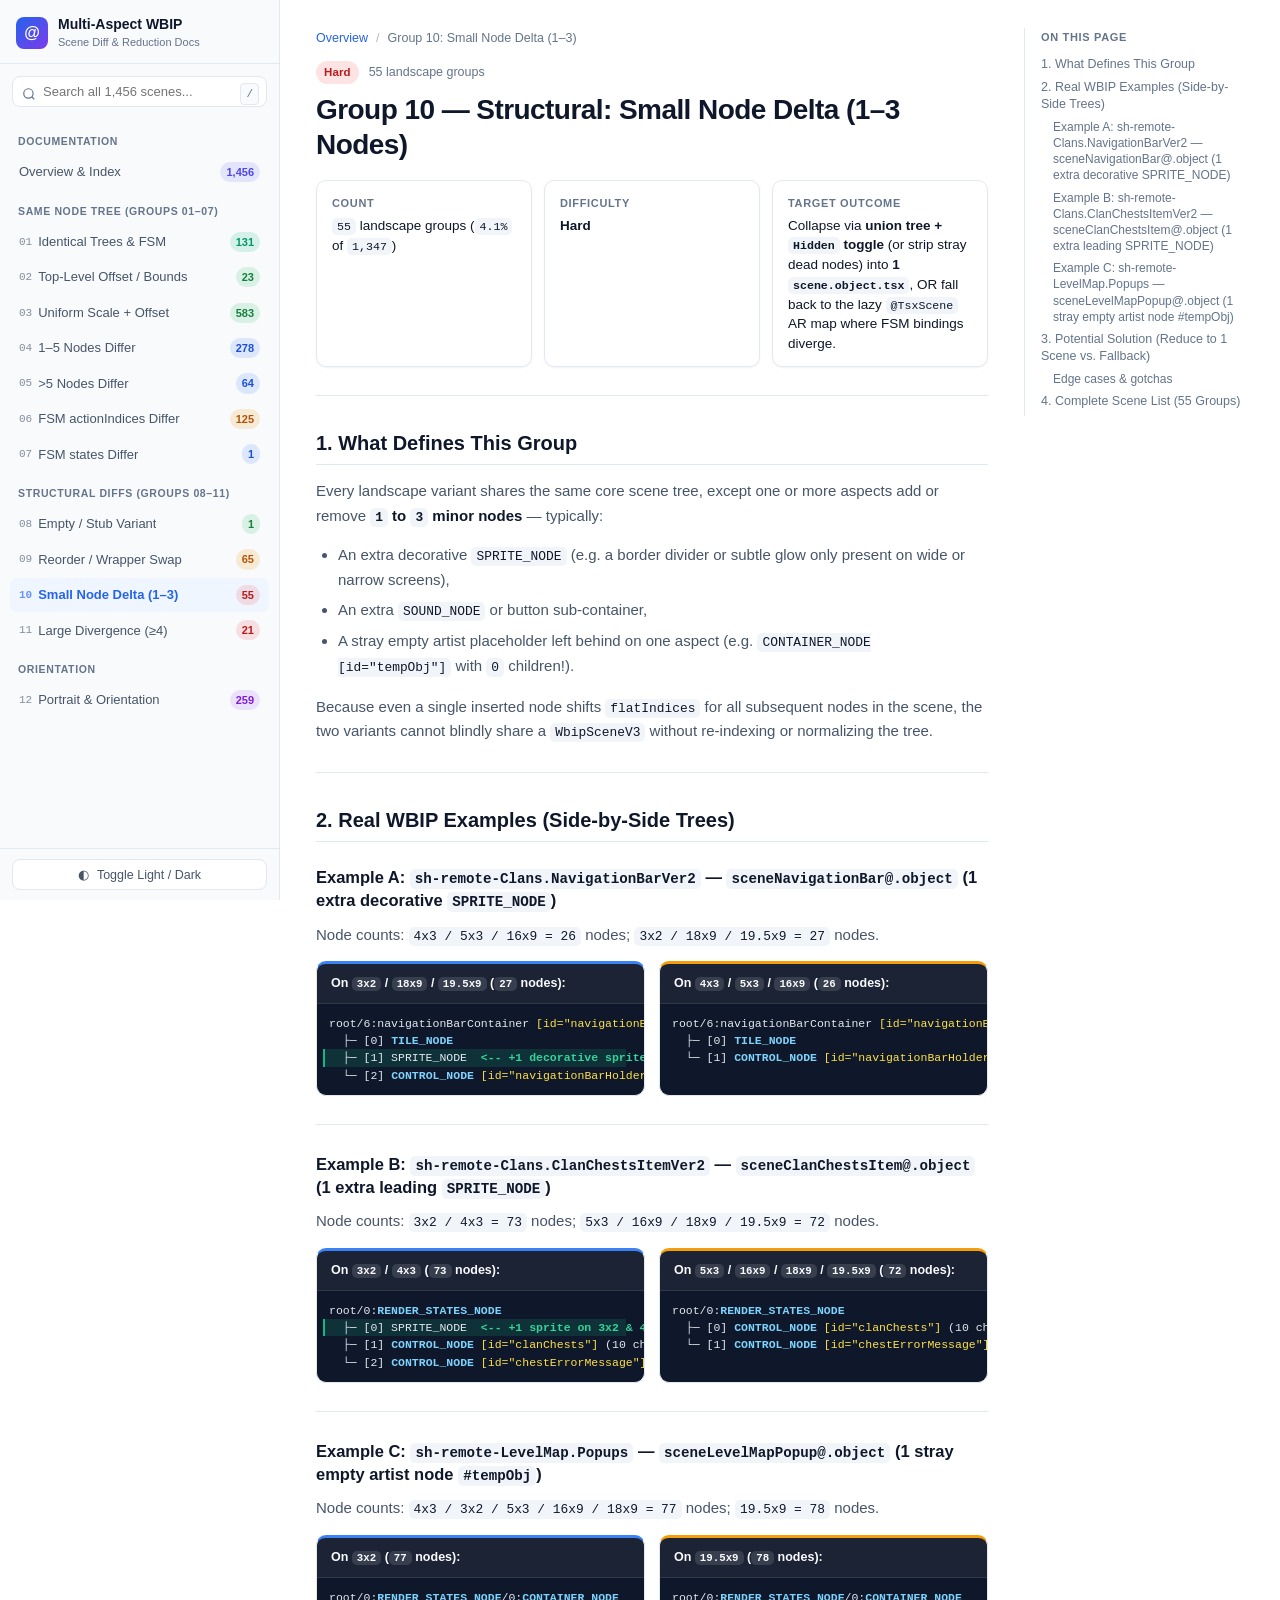
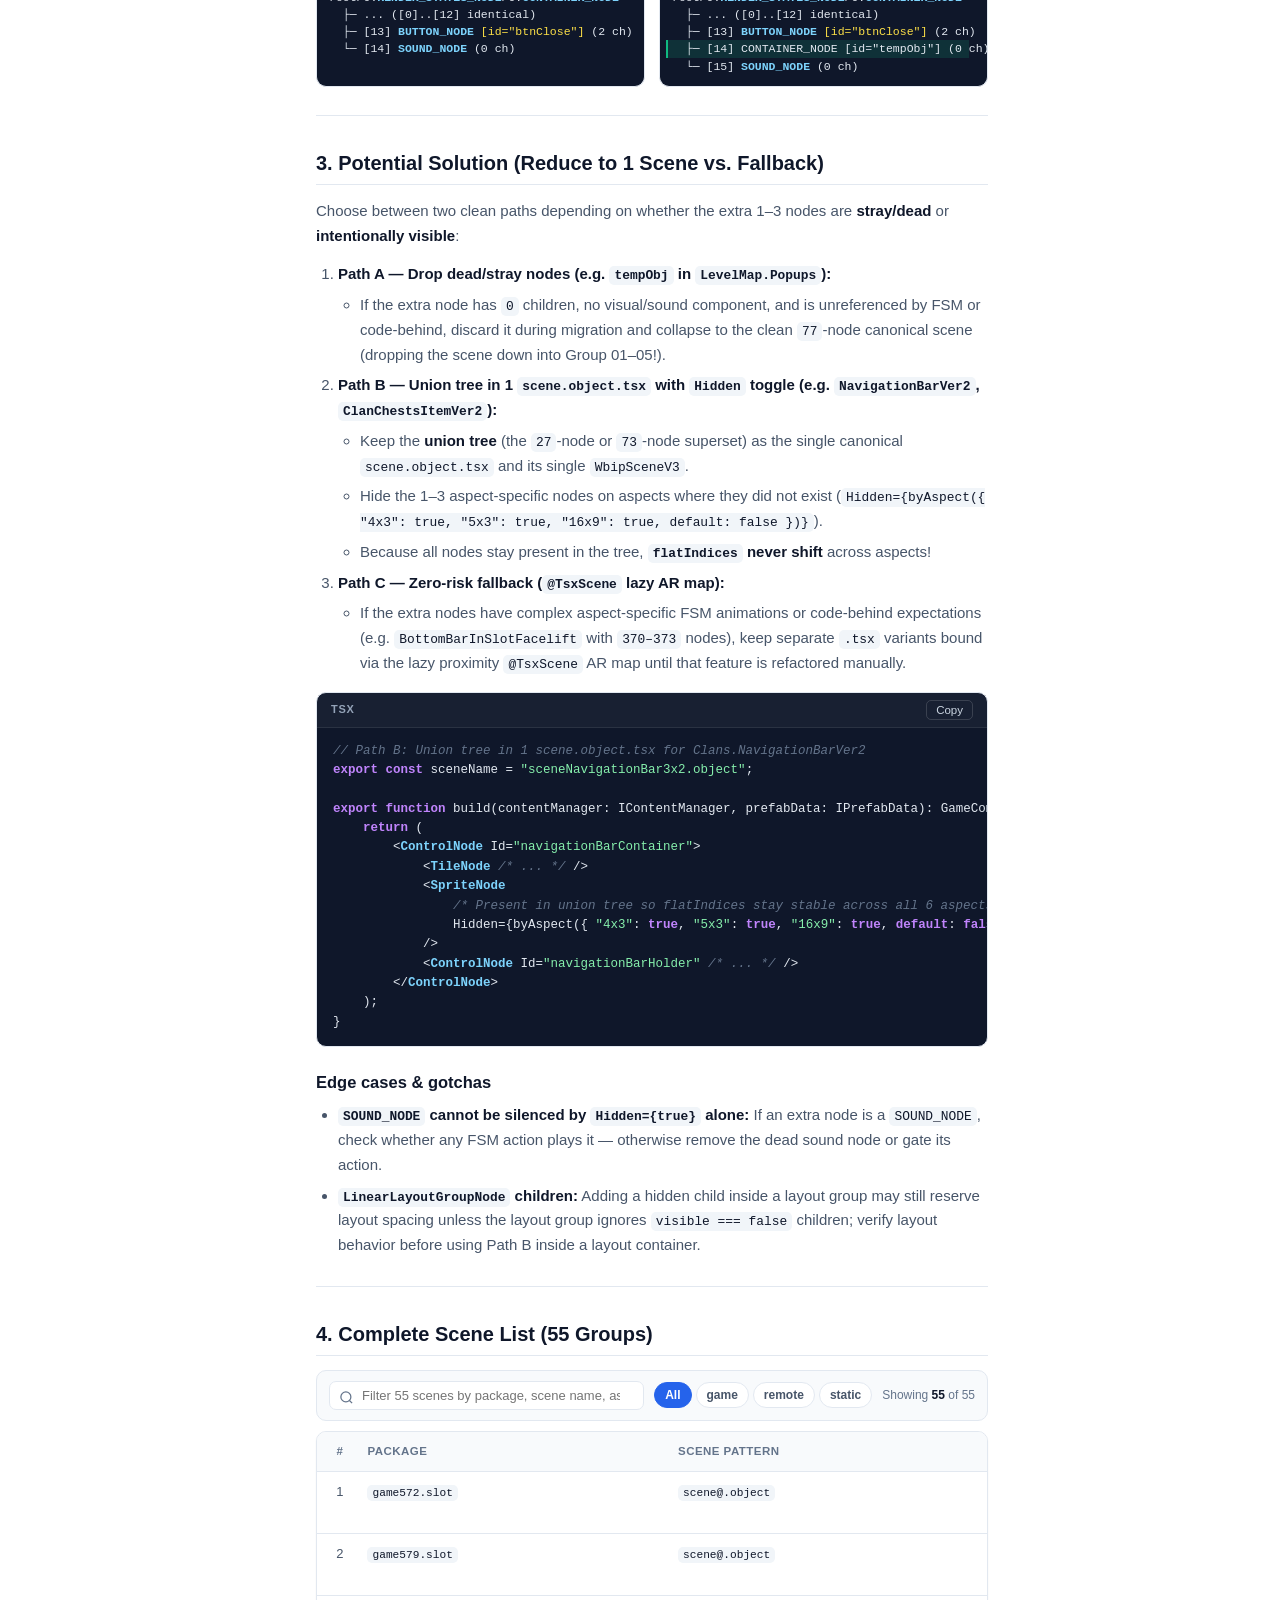
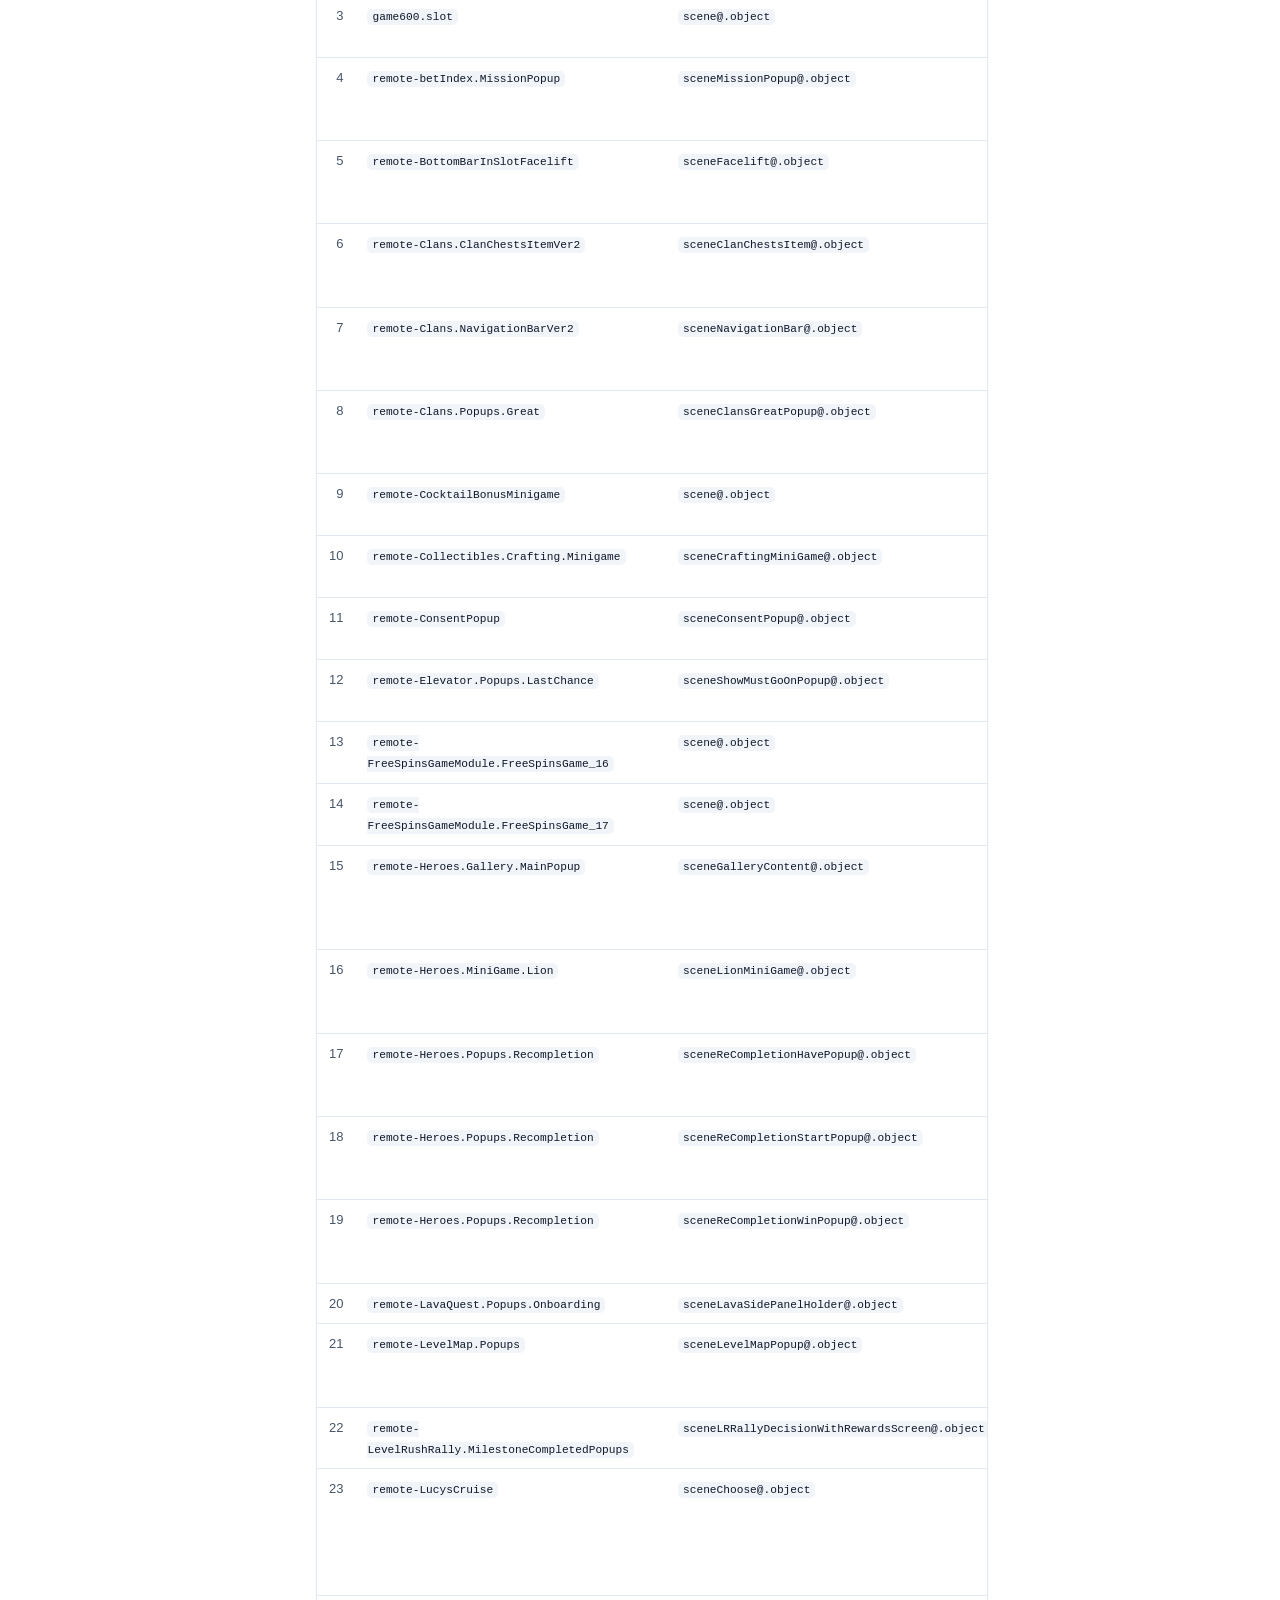
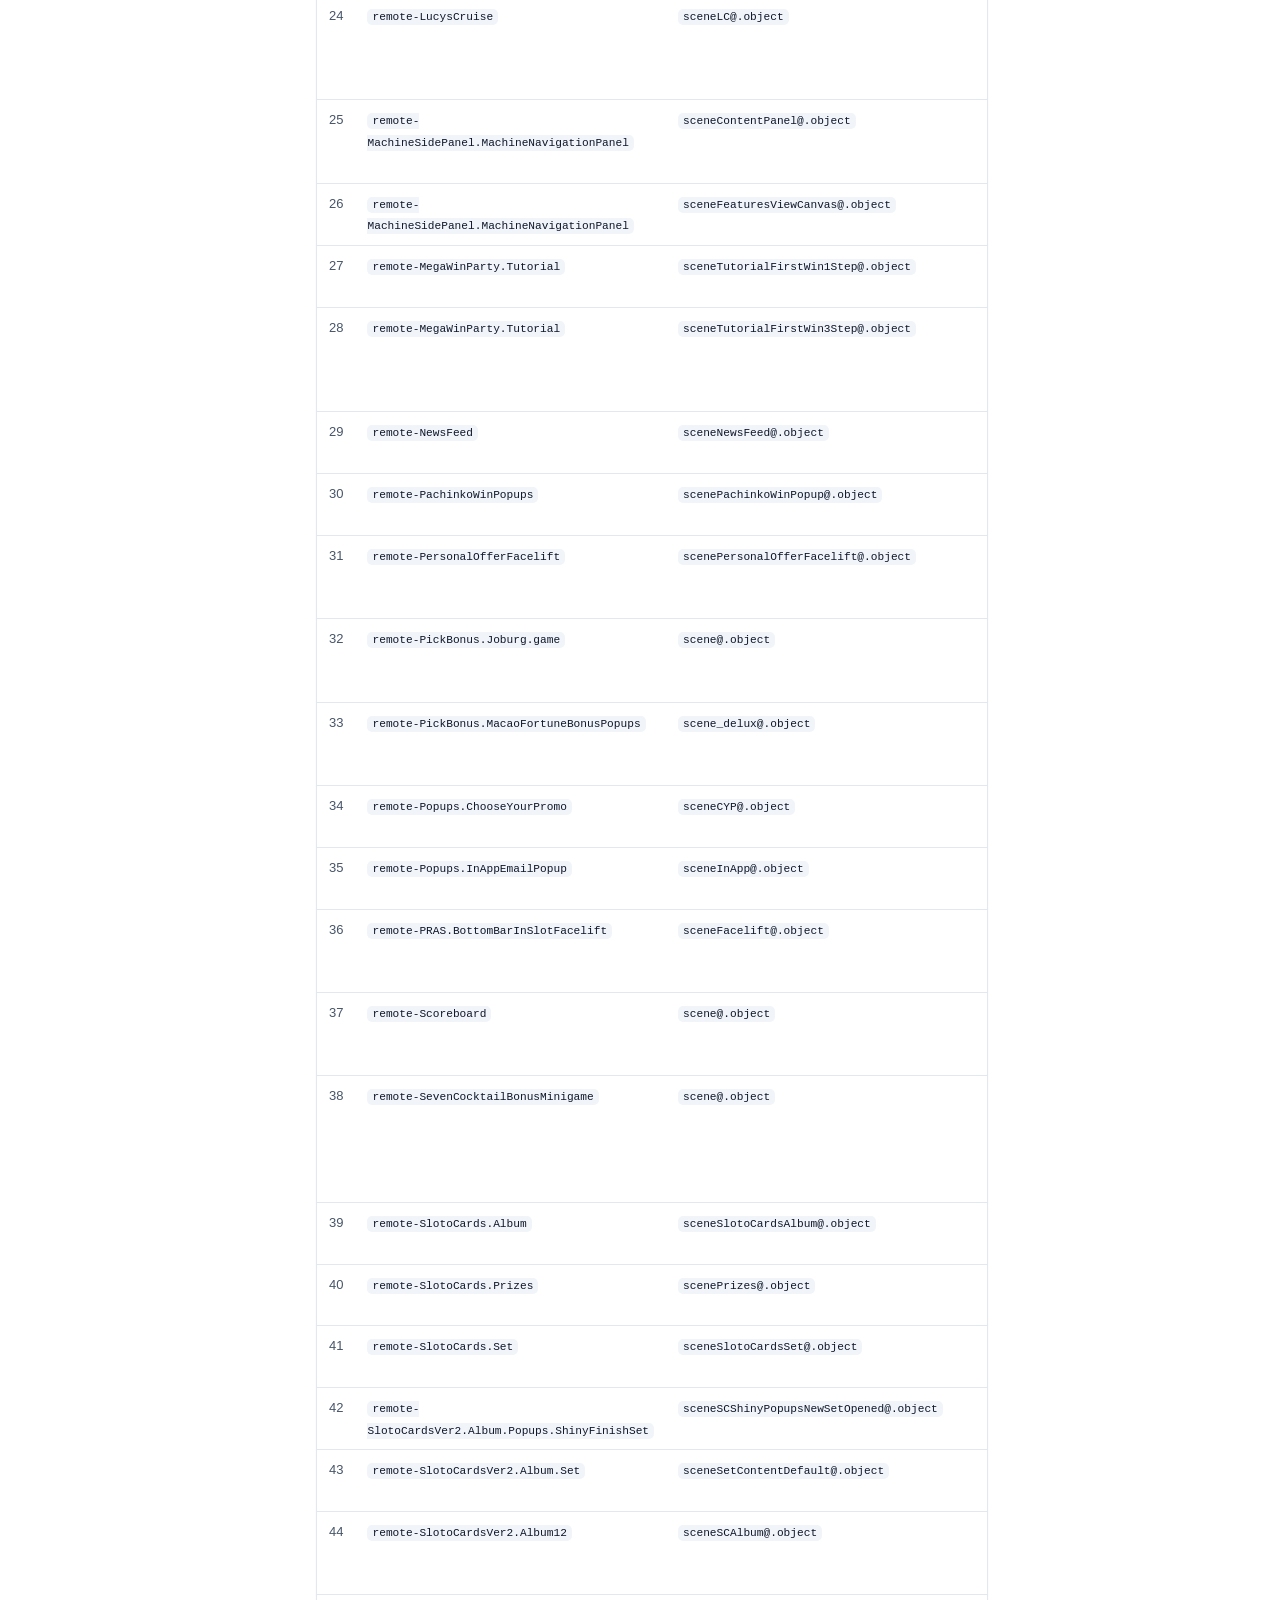
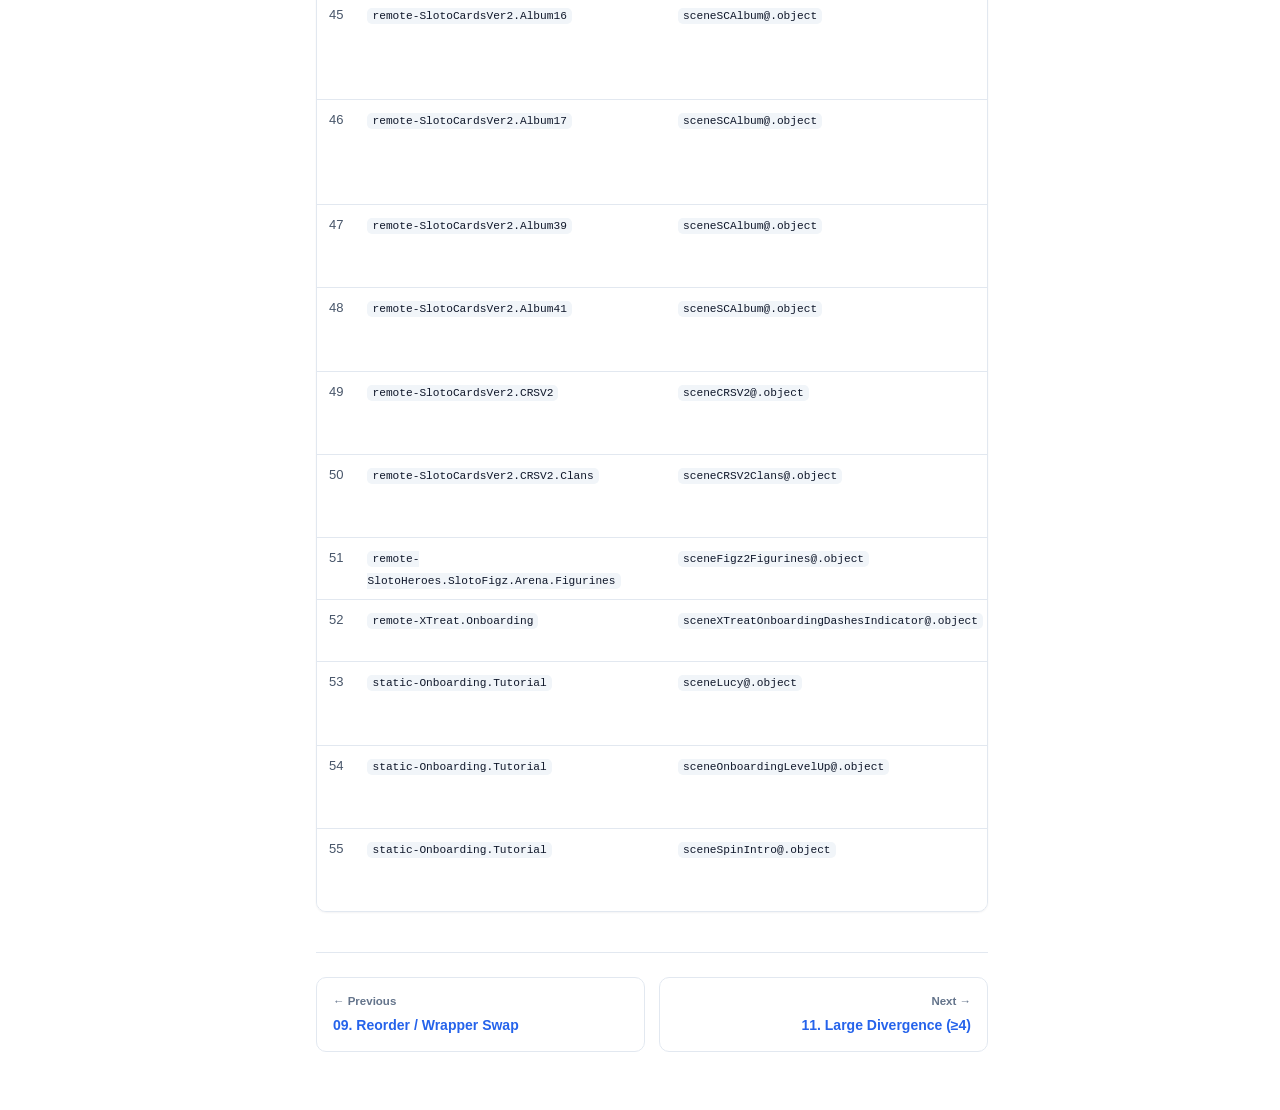
<file: 10-structural-small-node-delta.html>
<!DOCTYPE html>
<html lang="en">
<head>
  <meta charset="UTF-8" />
  <meta name="viewport" content="width=device-width, initial-scale=1.0" />
  <title>Group 10 — Structural: Small Node Delta (1–3 Nodes) — Multi-Aspect WBIP Scenes Docs</title>
  <link rel="stylesheet" href="./assets/style.css" />
  <script>
    (function() {
      var t = localStorage.getItem("wbip-docs-theme");
      if (t === "dark" || (!t && window.matchMedia && window.matchMedia("(prefers-color-scheme: dark)").matches)) {
        document.documentElement.setAttribute("data-theme", "dark");
      }
    })();
  </script>
</head>
<body>
  <div class="mobile-topbar">
    <button type="button" class="icon-btn" id="sidebar-open" aria-label="Open menu">☰</button>
    <a href="./index.html" class="mobile-brand">Multi-Aspect WBIP Docs</a>
    <button type="button" class="icon-btn" id="mobile-theme-toggle" aria-label="Toggle theme">◐</button>
  </div>
  <div class="sidebar-backdrop" id="sidebar-backdrop"></div>
  <div class="layout">
    <aside class="sidebar" id="sidebar">
    <div class="sidebar-brand">
      <a href="./index.html" class="brand-link">
        <span class="brand-logo">@</span>
        <span>
          <strong>Multi-Aspect WBIP</strong>
          <small>Scene Diff &amp; Reduction Docs</small>
        </span>
      </a>
      <button class="icon-btn mobile-close" id="sidebar-close" aria-label="Close navigation">✕</button>
    </div>
    <div class="global-search-box">
      <svg class="search-icon" viewBox="0 0 24 24" width="14" height="14" fill="none" stroke="currentColor" stroke-width="2"><circle cx="11" cy="11" r="8"/><path d="m21 21-4.3-4.3"/></svg>
      <input type="search" id="global-search-input" placeholder="Search all 1,456 scenes..." autocomplete="off" aria-label="Search all scenes across all groups" />
      <kbd>/</kbd>
      <div class="global-search-results" id="global-search-results" hidden></div>
    </div>
    <nav class="sidebar-nav" aria-label="Diff groups">
      <div class="nav-section-title">Documentation</div>
      <a class="nav-item" href="./index.html"><span class="nav-label">Overview &amp; Index</span><span class="nav-count badge-index">1,456</span></a>
      <div class="nav-section-title">Same Node Tree (Groups 01–07)</div>
      <a class="nav-item" href="./01-identical.html"><span class="nav-label"><span class="nav-num">01</span>Identical Trees &amp; FSM</span><span class="nav-count badge-trivial">131</span></a>
      <a class="nav-item" href="./02-root-offset-only.html"><span class="nav-label"><span class="nav-num">02</span>Top-Level Offset / Bounds</span><span class="nav-count badge-easy">23</span></a>
      <a class="nav-item" href="./03-root-uniform-scale-offset.html"><span class="nav-label"><span class="nav-num">03</span>Uniform Scale + Offset</span><span class="nav-count badge-easy">583</span></a>
      <a class="nav-item" href="./04-prop-diff-1-to-5-nodes.html"><span class="nav-label"><span class="nav-num">04</span>1–5 Nodes Differ</span><span class="nav-count badge-medium">278</span></a>
      <a class="nav-item" href="./05-prop-diff-many-nodes.html"><span class="nav-label"><span class="nav-num">05</span>&gt;5 Nodes Differ</span><span class="nav-count badge-medium">64</span></a>
      <a class="nav-item" href="./06-fsm-actions-differ.html"><span class="nav-label"><span class="nav-num">06</span>FSM actionIndices Differ</span><span class="nav-count badge-medhard">125</span></a>
      <a class="nav-item" href="./07-fsm-states-differ.html"><span class="nav-label"><span class="nav-num">07</span>FSM states Differ</span><span class="nav-count badge-medium">1</span></a>
      <div class="nav-section-title">Structural Diffs (Groups 08–11)</div>
      <a class="nav-item" href="./08-structural-empty-stub.html"><span class="nav-label"><span class="nav-num">08</span>Empty / Stub Variant</span><span class="nav-count badge-easy">1</span></a>
      <a class="nav-item" href="./09-structural-wrapper-or-reorder.html"><span class="nav-label"><span class="nav-num">09</span>Reorder / Wrapper Swap</span><span class="nav-count badge-medhard">65</span></a>
      <a class="nav-item active" href="./10-structural-small-node-delta.html"><span class="nav-label"><span class="nav-num">10</span>Small Node Delta (1–3)</span><span class="nav-count badge-hard">55</span></a>
      <a class="nav-item" href="./11-structural-large-divergence.html"><span class="nav-label"><span class="nav-num">11</span>Large Divergence (≥4)</span><span class="nav-count badge-hard">21</span></a>
      <div class="nav-section-title">Orientation</div>
      <a class="nav-item" href="./12-portrait-and-orientation.html"><span class="nav-label"><span class="nav-num">12</span>Portrait &amp; Orientation</span><span class="nav-count badge-mixed">259</span></a>
    </nav>
    <div class="sidebar-footer">
      <button type="button" class="theme-toggle" id="theme-toggle" aria-label="Toggle color theme">
        <span class="theme-icon">◐</span>
        <span class="theme-label">Toggle Light / Dark</span>
      </button>
    </div>
  </aside>
    <main class="main">
      <div class="content-grid">
        <article class="article">
          <div class="breadcrumb">
            <a href="./index.html">Overview</a>
            <span class="sep">/</span><span>Group 10: Small Node Delta (1–3)</span>
          </div>
          <div class="page-header">
          <div class="page-eyebrow">
            <span class="badge badge-hard">Hard</span>
            <span class="eyebrow-count">55 landscape groups</span>
          </div>
          <h1 id="group-10-structural-small-node-delta-1-3-nodes">Group 10 — Structural: Small Node Delta (1–3 Nodes)</h1>
        </div>
<div class="meta-grid"><div class="meta-card"><div class="meta-label">Count</div><div class="meta-value"><code>55</code> landscape groups (<code>4.1%</code> of <code>1,347</code>)</div></div><div class="meta-card"><div class="meta-label">Difficulty</div><div class="meta-value"><strong>Hard</strong></div></div><div class="meta-card"><div class="meta-label">Target outcome</div><div class="meta-value">Collapse via <strong>union tree + <code>Hidden</code> toggle</strong> (or strip stray dead nodes) into <strong>1 <code>scene.object.tsx</code></strong>, OR fall back to the lazy <code>@TsxScene</code> AR map where FSM bindings diverge.</div></div></div>
<hr class="section-divider" />
<h2 id="1-what-defines-this-group"><a class="anchor" href="#1-what-defines-this-group" aria-hidden="true">#</a>1. What Defines This Group</h2>
<p>Every landscape variant shares the same core scene tree, except one or more aspects add or remove <strong><code>1</code> to <code>3</code> minor nodes</strong> — typically:</p>
<ul><li>An extra decorative <code>SPRITE_NODE</code> (e.g. a border divider or subtle glow only present on wide or narrow screens),</li><li>An extra <code>SOUND_NODE</code> or button sub-container,</li><li>A stray empty artist placeholder left behind on one aspect (e.g. <code>CONTAINER_NODE [id=&quot;tempObj&quot;]</code> with <code>0</code> children!).</li></ul>
<p>Because even a single inserted node shifts <code>flatIndices</code> for all subsequent nodes in the scene, the two variants cannot blindly share a <code>WbipSceneV3</code> without re-indexing or normalizing the tree.</p>
<hr class="section-divider" />
<h2 id="2-real-wbip-examples-side-by-side-trees"><a class="anchor" href="#2-real-wbip-examples-side-by-side-trees" aria-hidden="true">#</a>2. Real WBIP Examples (Side-by-Side Trees)</h2>
<h3 id="example-a-sh-remote-clans-navigationbarver2-scenenavigationbar-object-1-extra-decorative-sprite-node"><a class="anchor" href="#example-a-sh-remote-clans-navigationbarver2-scenenavigationbar-object-1-extra-decorative-sprite-node" aria-hidden="true">#</a>Example A: <code>sh-remote-Clans.NavigationBarVer2</code> — <code>sceneNavigationBar@.object</code> (1 extra decorative <code>SPRITE_NODE</code>)</h3>
<p>Node counts: <code>4x3 / 5x3 / 16x9 = 26</code> nodes; <code>3x2 / 18x9 / 19.5x9 = 27</code> nodes.</p>
<div class="diff-compare">
        <div class="diff-pane diff-pane-left">
          <div class="diff-pane-header">On <code>3x2</code> / <code>18x9</code> / <code>19.5x9</code> (<code>27</code> nodes):</div>
          <pre><code><span class="tree-line">root/6:navigationBarContainer <span class="tok-id">[id=&quot;navigationBarContainer&quot;]</span></span>
<span class="tree-line">  ├─ [0] <span class="tok-node">TILE_NODE</span></span>
<span class="tree-line tree-line-add">  ├─ [1] SPRITE_NODE  <span class="tree-note">&lt;-- +1 decorative sprite</span></span>
<span class="tree-line">  └─ [2] <span class="tok-node">CONTROL_NODE</span> <span class="tok-id">[id=&quot;navigationBarHolder&quot;]</span></span></code></pre>
        </div>
        <div class="diff-pane diff-pane-right">
          <div class="diff-pane-header">On <code>4x3</code> / <code>5x3</code> / <code>16x9</code> (<code>26</code> nodes):</div>
          <pre><code><span class="tree-line">root/6:navigationBarContainer <span class="tok-id">[id=&quot;navigationBarContainer&quot;]</span></span>
<span class="tree-line">  ├─ [0] <span class="tok-node">TILE_NODE</span></span>
<span class="tree-line">  └─ [1] <span class="tok-node">CONTROL_NODE</span> <span class="tok-id">[id=&quot;navigationBarHolder&quot;]</span></span></code></pre>
        </div>
      </div>
<hr class="section-divider" />
<h3 id="example-b-sh-remote-clans-clanchestsitemver2-sceneclanchestsitem-object-1-extra-leading-sprite-node"><a class="anchor" href="#example-b-sh-remote-clans-clanchestsitemver2-sceneclanchestsitem-object-1-extra-leading-sprite-node" aria-hidden="true">#</a>Example B: <code>sh-remote-Clans.ClanChestsItemVer2</code> — <code>sceneClanChestsItem@.object</code> (1 extra leading <code>SPRITE_NODE</code>)</h3>
<p>Node counts: <code>3x2 / 4x3 = 73</code> nodes; <code>5x3 / 16x9 / 18x9 / 19.5x9 = 72</code> nodes.</p>
<div class="diff-compare">
        <div class="diff-pane diff-pane-left">
          <div class="diff-pane-header">On <code>3x2</code> / <code>4x3</code> (<code>73</code> nodes):</div>
          <pre><code><span class="tree-line">root/0:<span class="tok-node">RENDER_STATES_NODE</span></span>
<span class="tree-line tree-line-add">  ├─ [0] SPRITE_NODE  <span class="tree-note">&lt;-- +1 sprite on 3x2 &amp; 4x3 only</span></span>
<span class="tree-line">  ├─ [1] <span class="tok-node">CONTROL_NODE</span> <span class="tok-id">[id=&quot;clanChests&quot;]</span> (10 ch)</span>
<span class="tree-line">  └─ [2] <span class="tok-node">CONTROL_NODE</span> <span class="tok-id">[id=&quot;chestErrorMessage&quot;]</span> (1 ch)</span></code></pre>
        </div>
        <div class="diff-pane diff-pane-right">
          <div class="diff-pane-header">On <code>5x3</code> / <code>16x9</code> / <code>18x9</code> / <code>19.5x9</code> (<code>72</code> nodes):</div>
          <pre><code><span class="tree-line">root/0:<span class="tok-node">RENDER_STATES_NODE</span></span>
<span class="tree-line">  ├─ [0] <span class="tok-node">CONTROL_NODE</span> <span class="tok-id">[id=&quot;clanChests&quot;]</span> (10 ch)</span>
<span class="tree-line">  └─ [1] <span class="tok-node">CONTROL_NODE</span> <span class="tok-id">[id=&quot;chestErrorMessage&quot;]</span> (1 ch)</span></code></pre>
        </div>
      </div>
<hr class="section-divider" />
<h3 id="example-c-sh-remote-levelmap-popups-scenelevelmappopup-object-1-stray-empty-artist-node-tempobj"><a class="anchor" href="#example-c-sh-remote-levelmap-popups-scenelevelmappopup-object-1-stray-empty-artist-node-tempobj" aria-hidden="true">#</a>Example C: <code>sh-remote-LevelMap.Popups</code> — <code>sceneLevelMapPopup@.object</code> (1 stray empty artist node <code>#tempObj</code>)</h3>
<p>Node counts: <code>4x3 / 3x2 / 5x3 / 16x9 / 18x9 = 77</code> nodes; <code>19.5x9 = 78</code> nodes.</p>
<div class="diff-compare">
        <div class="diff-pane diff-pane-left">
          <div class="diff-pane-header">On <code>3x2</code> (<code>77</code> nodes):</div>
          <pre><code><span class="tree-line">root/0:<span class="tok-node">RENDER_STATES_NODE</span>/0:<span class="tok-node">CONTAINER_NODE</span></span>
<span class="tree-line">  ├─ ... ([0]..[12] identical)</span>
<span class="tree-line">  ├─ [13] <span class="tok-node">BUTTON_NODE</span> <span class="tok-id">[id=&quot;btnClose&quot;]</span> (2 ch)</span>
<span class="tree-line">  └─ [14] <span class="tok-node">SOUND_NODE</span> (0 ch)</span></code></pre>
        </div>
        <div class="diff-pane diff-pane-right">
          <div class="diff-pane-header">On <code>19.5x9</code> (<code>78</code> nodes):</div>
          <pre><code><span class="tree-line">root/0:<span class="tok-node">RENDER_STATES_NODE</span>/0:<span class="tok-node">CONTAINER_NODE</span></span>
<span class="tree-line">  ├─ ... ([0]..[12] identical)</span>
<span class="tree-line">  ├─ [13] <span class="tok-node">BUTTON_NODE</span> <span class="tok-id">[id=&quot;btnClose&quot;]</span> (2 ch)</span>
<span class="tree-line tree-line-add">  ├─ [14] CONTAINER_NODE [id=&quot;tempObj&quot;] (0 ch)  <span class="tree-note">&lt;-- stray empty container!</span></span>
<span class="tree-line">  └─ [15] <span class="tok-node">SOUND_NODE</span> (0 ch)</span></code></pre>
        </div>
      </div>
<hr class="section-divider" />
<h2 id="3-potential-solution-reduce-to-1-scene-vs-fallback"><a class="anchor" href="#3-potential-solution-reduce-to-1-scene-vs-fallback" aria-hidden="true">#</a>3. Potential Solution (Reduce to 1 Scene vs. Fallback)</h2>
<p>Choose between two clean paths depending on whether the extra 1–3 nodes are <strong>stray/dead</strong> or <strong>intentionally visible</strong>:</p>
<ol><li><strong>Path A — Drop dead/stray nodes (e.g. <code>tempObj</code> in <code>LevelMap.Popups</code>):</strong><ul><li>If the extra node has <code>0</code> children, no visual/sound component, and is unreferenced by FSM or code-behind, discard it during migration and collapse to the clean <code>77</code>-node canonical scene (dropping the scene down into Group 01–05!).</li></ul></li><li><strong>Path B — Union tree in 1 <code>scene.object.tsx</code> with <code>Hidden</code> toggle (e.g. <code>NavigationBarVer2</code>, <code>ClanChestsItemVer2</code>):</strong><ul><li>Keep the <strong>union tree</strong> (the <code>27</code>-node or <code>73</code>-node superset) as the single canonical <code>scene.object.tsx</code> and its single <code>WbipSceneV3</code>.</li><li>Hide the 1–3 aspect-specific nodes on aspects where they did not exist (<code>Hidden={byAspect({ &quot;4x3&quot;: true, &quot;5x3&quot;: true, &quot;16x9&quot;: true, default: false })}</code>).</li><li>Because all nodes stay present in the tree, <strong><code>flatIndices</code> never shift</strong> across aspects!</li></ul></li><li><strong>Path C — Zero-risk fallback (<code>@TsxScene</code> lazy AR map):</strong><ul><li>If the extra nodes have complex aspect-specific FSM animations or code-behind expectations (e.g. <code>BottomBarInSlotFacelift</code> with <code>370–373</code> nodes), keep separate <code>.tsx</code> variants bound via the lazy proximity <code>@TsxScene</code> AR map until that feature is refactored manually.</li></ul></li></ol>
<div class="code-block">
        <div class="code-header">
          <span class="code-lang">TSX</span>
          <button class="copy-btn" type="button" data-copy>Copy</button>
        </div>
        <pre><code class="lang-tsx"><span class="tok-comment">// Path B: Union tree in 1 scene.object.tsx for Clans.NavigationBarVer2</span>
<span class="tok-kw">export</span> <span class="tok-kw">const</span> sceneName = <span class="tok-string">&quot;sceneNavigationBar3x2.object&quot;</span>;

<span class="tok-kw">export</span> <span class="tok-kw">function</span> build(contentManager: IContentManager, prefabData: IPrefabData): GameComponent {
    <span class="tok-kw">return</span> (
        &lt;<span class="tok-tag">ControlNode</span> Id=<span class="tok-string">&quot;navigationBarContainer&quot;</span>&gt;
            &lt;<span class="tok-tag">TileNode</span> <span class="tok-comment">/* ... */</span> /&gt;
            &lt;<span class="tok-tag">SpriteNode</span>
                <span class="tok-comment">/* Present in union tree so flatIndices stay stable across all 6 aspects */</span>
                Hidden={byAspect({ <span class="tok-string">&quot;4x3&quot;</span>: <span class="tok-kw">true</span>, <span class="tok-string">&quot;5x3&quot;</span>: <span class="tok-kw">true</span>, <span class="tok-string">&quot;16x9&quot;</span>: <span class="tok-kw">true</span>, <span class="tok-kw">default</span>: <span class="tok-kw">false</span> })}
            /&gt;
            &lt;<span class="tok-tag">ControlNode</span> Id=<span class="tok-string">&quot;navigationBarHolder&quot;</span> <span class="tok-comment">/* ... */</span> /&gt;
        &lt;/<span class="tok-tag">ControlNode</span>&gt;
    );
}</code></pre>
      </div>
<h3 id="edge-cases-gotchas"><a class="anchor" href="#edge-cases-gotchas" aria-hidden="true">#</a>Edge cases &amp; gotchas</h3>
<ul><li><strong><code>SOUND_NODE</code> cannot be silenced by <code>Hidden={true}</code> alone:</strong> If an extra node is a <code>SOUND_NODE</code>, check whether any FSM action plays it — otherwise remove the dead sound node or gate its action.</li><li><strong><code>LinearLayoutGroupNode</code> children:</strong> Adding a hidden child inside a layout group may still reserve layout spacing unless the layout group ignores <code>visible === false</code> children; verify layout behavior before using Path B inside a layout container.</li></ul>
<hr class="section-divider" />
<h2 id="4-complete-scene-list-55-groups"><a class="anchor" href="#4-complete-scene-list-55-groups" aria-hidden="true">#</a>4. Complete Scene List (55 Groups)</h2>
<div class="table-toolbar" data-table-toolbar="tbl-10-1">
              <div class="table-search-wrap">
                <svg class="search-icon" viewBox="0 0 24 24" width="15" height="15" fill="none" stroke="currentColor" stroke-width="2"><circle cx="11" cy="11" r="8"/><path d="m21 21-4.3-4.3"/></svg>
                <input type="search" class="table-search" placeholder="Filter 55 scenes by package, scene name, aspect, or property..." aria-label="Filter table" />
              </div>
              <div class="scope-chips" role="group" aria-label="Filter by package scope">
                      <button type="button" class="chip active" data-scope="all">All</button>
                      <button type="button" class="chip" data-scope="game">game</button><button type="button" class="chip" data-scope="remote">remote</button><button type="button" class="chip" data-scope="static">static</button>
                    </div>
              <span class="table-count" data-count>Showing <strong>55</strong> of 55</span>
            </div><div class="table-wrap"><table id="tbl-10-1" class="inventory-table"><thead><tr><th class="align-right">#</th><th class="align-left">Package</th><th class="align-left">Scene Pattern</th><th class="align-left">Scope</th><th class="align-left">Landscape Aspects</th><th class="align-right">Node Range</th><th class="align-right">Delta</th><th class="align-left">Structural Diff</th></tr></thead><tbody><tr data-scope="game" data-search="1 game572.slot scene@.object game 4x3, 3x2 4x3(331) vs 3x2(333): +2 sprite_node"><td class="align-right">1</td><td class="align-left"><code>game572.slot</code></td><td class="align-left"><code>scene@.object</code></td><td class="align-left"><span class="scope-pill scope-game">game</span></td><td class="align-left"><code>4x3</code>, <code>3x2</code></td><td class="align-right">331–333</td><td class="align-right">+2</td><td class="align-left">4x3(331) vs 3x2(333): +2 SPRITE_NODE</td></tr><tr data-scope="game" data-search="2 game579.slot scene@.object game 4x3, 3x2 3x2(1240) vs 4x3(1241): +1 control_node"><td class="align-right">2</td><td class="align-left"><code>game579.slot</code></td><td class="align-left"><code>scene@.object</code></td><td class="align-left"><span class="scope-pill scope-game">game</span></td><td class="align-left"><code>4x3</code>, <code>3x2</code></td><td class="align-right">1240–1241</td><td class="align-right">+1</td><td class="align-left">3x2(1240) vs 4x3(1241): +1 CONTROL_NODE</td></tr><tr data-scope="game" data-search="3 game600.slot scene@.object game 4x3, 3x2, 5x3, 16x9 16x9(263) vs 4x3(265): +2 control_node"><td class="align-right">3</td><td class="align-left"><code>game600.slot</code></td><td class="align-left"><code>scene@.object</code></td><td class="align-left"><span class="scope-pill scope-game">game</span></td><td class="align-left"><code>4x3</code>, <code>3x2</code>, <code>5x3</code>, <code>16x9</code></td><td class="align-right">263–265</td><td class="align-right">+2</td><td class="align-left">16x9(263) vs 4x3(265): +2 CONTROL_NODE</td></tr><tr data-scope="remote" data-search="4 remote-betindex.missionpopup scenemissionpopup@.object remote 4x3, 3x2 3x2(46) vs 4x3(49): +2 control_node, +1 screen_alignment_node"><td class="align-right">4</td><td class="align-left"><code>remote-betIndex.MissionPopup</code></td><td class="align-left"><code>sceneMissionPopup@.object</code></td><td class="align-left"><span class="scope-pill scope-remote">remote</span></td><td class="align-left"><code>4x3</code>, <code>3x2</code></td><td class="align-right">46–49</td><td class="align-right">+3</td><td class="align-left">3x2(46) vs 4x3(49): +2 CONTROL_NODE, +1 SCREEN_ALIGNMENT_NODE</td></tr><tr data-scope="remote" data-search="5 remote-bottombarinslotfacelift scenefacelift@.object remote 4x3, 3x2, 5x3, 16x9, 19.5x9 4x3(370) vs 16x9(373): +1 color_correction_node, +2 streaming_node"><td class="align-right">5</td><td class="align-left"><code>remote-BottomBarInSlotFacelift</code></td><td class="align-left"><code>sceneFacelift@.object</code></td><td class="align-left"><span class="scope-pill scope-remote">remote</span></td><td class="align-left"><code>4x3</code>, <code>3x2</code>, <code>5x3</code>, <code>16x9</code>, <code>19.5x9</code></td><td class="align-right">370–373</td><td class="align-right">+3</td><td class="align-left">4x3(370) vs 16x9(373): +1 COLOR_CORRECTION_NODE, +2 STREAMING_NODE</td></tr><tr data-scope="remote" data-search="6 remote-clans.clanchestsitemver2 sceneclanchestsitem@.object remote 4x3, 3x2, 5x3, 16x9, 18x9, 19.5x9 5x3(72) vs 4x3(73): +1 sprite_node"><td class="align-right">6</td><td class="align-left"><code>remote-Clans.ClanChestsItemVer2</code></td><td class="align-left"><code>sceneClanChestsItem@.object</code></td><td class="align-left"><span class="scope-pill scope-remote">remote</span></td><td class="align-left"><code>4x3</code>, <code>3x2</code>, <code>5x3</code>, <code>16x9</code>, <code>18x9</code>, <code>19.5x9</code></td><td class="align-right">72–73</td><td class="align-right">+1</td><td class="align-left">5x3(72) vs 4x3(73): +1 SPRITE_NODE</td></tr><tr data-scope="remote" data-search="7 remote-clans.navigationbarver2 scenenavigationbar@.object remote 4x3, 3x2, 5x3, 16x9, 18x9, 19.5x9 4x3(26) vs 3x2(27): +1 sprite_node"><td class="align-right">7</td><td class="align-left"><code>remote-Clans.NavigationBarVer2</code></td><td class="align-left"><code>sceneNavigationBar@.object</code></td><td class="align-left"><span class="scope-pill scope-remote">remote</span></td><td class="align-left"><code>4x3</code>, <code>3x2</code>, <code>5x3</code>, <code>16x9</code>, <code>18x9</code>, <code>19.5x9</code></td><td class="align-right">26–27</td><td class="align-right">+1</td><td class="align-left">4x3(26) vs 3x2(27): +1 SPRITE_NODE</td></tr><tr data-scope="remote" data-search="8 remote-clans.popups.great sceneclansgreatpopup@.object remote 4x3, 3x2, 5x3, 16x9, 18x9, 19.5x9 5x3(67) vs 4x3(68): +1 color_correction_node"><td class="align-right">8</td><td class="align-left"><code>remote-Clans.Popups.Great</code></td><td class="align-left"><code>sceneClansGreatPopup@.object</code></td><td class="align-left"><span class="scope-pill scope-remote">remote</span></td><td class="align-left"><code>4x3</code>, <code>3x2</code>, <code>5x3</code>, <code>16x9</code>, <code>18x9</code>, <code>19.5x9</code></td><td class="align-right">67–68</td><td class="align-right">+1</td><td class="align-left">5x3(67) vs 4x3(68): +1 COLOR_CORRECTION_NODE</td></tr><tr data-scope="remote" data-search="9 remote-cocktailbonusminigame scene@.object remote 4x3, 3x2, 19.5x9 4x3(213) vs 3x2(214): +1 sprite_node"><td class="align-right">9</td><td class="align-left"><code>remote-CocktailBonusMinigame</code></td><td class="align-left"><code>scene@.object</code></td><td class="align-left"><span class="scope-pill scope-remote">remote</span></td><td class="align-left"><code>4x3</code>, <code>3x2</code>, <code>19.5x9</code></td><td class="align-right">213–214</td><td class="align-right">+1</td><td class="align-left">4x3(213) vs 3x2(214): +1 SPRITE_NODE</td></tr><tr data-scope="remote" data-search="10 remote-collectibles.crafting.minigame scenecraftingminigame@.object remote 4x3, 3x2, 5x3, 16x9 5x3(286) vs 3x2(288): +2 bitmap_text_node"><td class="align-right">10</td><td class="align-left"><code>remote-Collectibles.Crafting.Minigame</code></td><td class="align-left"><code>sceneCraftingMiniGame@.object</code></td><td class="align-left"><span class="scope-pill scope-remote">remote</span></td><td class="align-left"><code>4x3</code>, <code>3x2</code>, <code>5x3</code>, <code>16x9</code></td><td class="align-right">286–288</td><td class="align-right">+2</td><td class="align-left">5x3(286) vs 3x2(288): +2 BITMAP_TEXT_NODE</td></tr><tr data-scope="remote" data-search="11 remote-consentpopup sceneconsentpopup@.object remote 4x3, 3x2, 16x9 16x9(24) vs 4x3(25): +1 bitmap_text_node"><td class="align-right">11</td><td class="align-left"><code>remote-ConsentPopup</code></td><td class="align-left"><code>sceneConsentPopup@.object</code></td><td class="align-left"><span class="scope-pill scope-remote">remote</span></td><td class="align-left"><code>4x3</code>, <code>3x2</code>, <code>16x9</code></td><td class="align-right">24–25</td><td class="align-right">+1</td><td class="align-left">16x9(24) vs 4x3(25): +1 BITMAP_TEXT_NODE</td></tr><tr data-scope="remote" data-search="12 remote-elevator.popups.lastchance sceneshowmustgoonpopup@.object remote 4x3, 3x2 4x3(24) vs 3x2(25): +1 sprite_node"><td class="align-right">12</td><td class="align-left"><code>remote-Elevator.Popups.LastChance</code></td><td class="align-left"><code>sceneShowMustGoOnPopup@.object</code></td><td class="align-left"><span class="scope-pill scope-remote">remote</span></td><td class="align-left"><code>4x3</code>, <code>3x2</code></td><td class="align-right">24–25</td><td class="align-right">+1</td><td class="align-left">4x3(24) vs 3x2(25): +1 SPRITE_NODE</td></tr><tr data-scope="remote" data-search="13 remote-freespinsgamemodule.freespinsgame_16 scene@.object remote 4x3, 3x2 3x2(109) vs 4x3(110): +1 control_node"><td class="align-right">13</td><td class="align-left"><code>remote-FreeSpinsGameModule.FreeSpinsGame_16</code></td><td class="align-left"><code>scene@.object</code></td><td class="align-left"><span class="scope-pill scope-remote">remote</span></td><td class="align-left"><code>4x3</code>, <code>3x2</code></td><td class="align-right">109–110</td><td class="align-right">+1</td><td class="align-left">3x2(109) vs 4x3(110): +1 CONTROL_NODE</td></tr><tr data-scope="remote" data-search="14 remote-freespinsgamemodule.freespinsgame_17 scene@.object remote 4x3, 3x2 3x2(109) vs 4x3(110): +1 control_node"><td class="align-right">14</td><td class="align-left"><code>remote-FreeSpinsGameModule.FreeSpinsGame_17</code></td><td class="align-left"><code>scene@.object</code></td><td class="align-left"><span class="scope-pill scope-remote">remote</span></td><td class="align-left"><code>4x3</code>, <code>3x2</code></td><td class="align-right">109–110</td><td class="align-right">+1</td><td class="align-left">3x2(109) vs 4x3(110): +1 CONTROL_NODE</td></tr><tr data-scope="remote" data-search="15 remote-heroes.gallery.mainpopup scenegallerycontent@.object remote 4x3, 3x2, 5x3, 16x9, 18x9, 19.5x9 4x3(511) vs 5x3(514): +1 sprite_node, +1 container_node, +1 color_correction_node"><td class="align-right">15</td><td class="align-left"><code>remote-Heroes.Gallery.MainPopup</code></td><td class="align-left"><code>sceneGalleryContent@.object</code></td><td class="align-left"><span class="scope-pill scope-remote">remote</span></td><td class="align-left"><code>4x3</code>, <code>3x2</code>, <code>5x3</code>, <code>16x9</code>, <code>18x9</code>, <code>19.5x9</code></td><td class="align-right">511–514</td><td class="align-right">+3</td><td class="align-left">4x3(511) vs 5x3(514): +1 SPRITE_NODE, +1 CONTAINER_NODE, +1 COLOR_CORRECTION_NODE</td></tr><tr data-scope="remote" data-search="16 remote-heroes.minigame.lion scenelionminigame@.object remote 4x3, 3x2 4x3(351) vs 3x2(352): -1 container_node, +2 streaming_node"><td class="align-right">16</td><td class="align-left"><code>remote-Heroes.MiniGame.Lion</code></td><td class="align-left"><code>sceneLionMiniGame@.object</code></td><td class="align-left"><span class="scope-pill scope-remote">remote</span></td><td class="align-left"><code>4x3</code>, <code>3x2</code></td><td class="align-right">351–352</td><td class="align-right">+1</td><td class="align-left">4x3(351) vs 3x2(352): -1 CONTAINER_NODE, +2 STREAMING_NODE</td></tr><tr data-scope="remote" data-search="17 remote-heroes.popups.recompletion scenerecompletionhavepopup@.object remote 4x3, 3x2, 5x3, 16x9, 18x9, 19.5x9 4x3(55) vs 5x3(56): +1 sprite_node"><td class="align-right">17</td><td class="align-left"><code>remote-Heroes.Popups.Recompletion</code></td><td class="align-left"><code>sceneReCompletionHavePopup@.object</code></td><td class="align-left"><span class="scope-pill scope-remote">remote</span></td><td class="align-left"><code>4x3</code>, <code>3x2</code>, <code>5x3</code>, <code>16x9</code>, <code>18x9</code>, <code>19.5x9</code></td><td class="align-right">55–56</td><td class="align-right">+1</td><td class="align-left">4x3(55) vs 5x3(56): +1 SPRITE_NODE</td></tr><tr data-scope="remote" data-search="18 remote-heroes.popups.recompletion scenerecompletionstartpopup@.object remote 4x3, 3x2, 5x3, 16x9, 18x9, 19.5x9 4x3(34) vs 18x9(35): +1 sprite_node"><td class="align-right">18</td><td class="align-left"><code>remote-Heroes.Popups.Recompletion</code></td><td class="align-left"><code>sceneReCompletionStartPopup@.object</code></td><td class="align-left"><span class="scope-pill scope-remote">remote</span></td><td class="align-left"><code>4x3</code>, <code>3x2</code>, <code>5x3</code>, <code>16x9</code>, <code>18x9</code>, <code>19.5x9</code></td><td class="align-right">34–35</td><td class="align-right">+1</td><td class="align-left">4x3(34) vs 18x9(35): +1 SPRITE_NODE</td></tr><tr data-scope="remote" data-search="19 remote-heroes.popups.recompletion scenerecompletionwinpopup@.object remote 4x3, 3x2, 5x3, 16x9, 18x9, 19.5x9 4x3(65) vs 5x3(66): +1 sprite_node"><td class="align-right">19</td><td class="align-left"><code>remote-Heroes.Popups.Recompletion</code></td><td class="align-left"><code>sceneReCompletionWinPopup@.object</code></td><td class="align-left"><span class="scope-pill scope-remote">remote</span></td><td class="align-left"><code>4x3</code>, <code>3x2</code>, <code>5x3</code>, <code>16x9</code>, <code>18x9</code>, <code>19.5x9</code></td><td class="align-right">65–66</td><td class="align-right">+1</td><td class="align-left">4x3(65) vs 5x3(66): +1 SPRITE_NODE</td></tr><tr data-scope="remote" data-search="20 remote-lavaquest.popups.onboarding scenelavasidepanelholder@.object remote 4x3, 3x2, 19.5x9 3x2(4) vs 4x3(5): +1 sprite_node"><td class="align-right">20</td><td class="align-left"><code>remote-LavaQuest.Popups.Onboarding</code></td><td class="align-left"><code>sceneLavaSidePanelHolder@.object</code></td><td class="align-left"><span class="scope-pill scope-remote">remote</span></td><td class="align-left"><code>4x3</code>, <code>3x2</code>, <code>19.5x9</code></td><td class="align-right">4–5</td><td class="align-right">+1</td><td class="align-left">3x2(4) vs 4x3(5): +1 SPRITE_NODE</td></tr><tr data-scope="remote" data-search="21 remote-levelmap.popups scenelevelmappopup@.object remote 4x3, 3x2, 5x3, 16x9, 18x9, 19.5x9 4x3(77) vs 19.5x9(78): +1 container_node"><td class="align-right">21</td><td class="align-left"><code>remote-LevelMap.Popups</code></td><td class="align-left"><code>sceneLevelMapPopup@.object</code></td><td class="align-left"><span class="scope-pill scope-remote">remote</span></td><td class="align-left"><code>4x3</code>, <code>3x2</code>, <code>5x3</code>, <code>16x9</code>, <code>18x9</code>, <code>19.5x9</code></td><td class="align-right">77–78</td><td class="align-right">+1</td><td class="align-left">4x3(77) vs 19.5x9(78): +1 CONTAINER_NODE</td></tr><tr data-scope="remote" data-search="22 remote-levelrushrally.milestonecompletedpopups scenelrrallydecisionwithrewardsscreen@.object remote 4x3, 3x2, 5x3 5x3(56) vs 4x3(57): +1 container_node"><td class="align-right">22</td><td class="align-left"><code>remote-LevelRushRally.MilestoneCompletedPopups</code></td><td class="align-left"><code>sceneLRRallyDecisionWithRewardsScreen@.object</code></td><td class="align-left"><span class="scope-pill scope-remote">remote</span></td><td class="align-left"><code>4x3</code>, <code>3x2</code>, <code>5x3</code></td><td class="align-right">56–57</td><td class="align-right">+1</td><td class="align-left">5x3(56) vs 4x3(57): +1 CONTAINER_NODE</td></tr><tr data-scope="remote" data-search="23 remote-lucyscruise scenechoose@.object remote 4x3, 3x2, 5x3, 16x9 3x2(113) vs 4x3(115): +1 sprite_node, +1 container_node, +1 sound_node, -1 streaming_node"><td class="align-right">23</td><td class="align-left"><code>remote-LucysCruise</code></td><td class="align-left"><code>sceneChoose@.object</code></td><td class="align-left"><span class="scope-pill scope-remote">remote</span></td><td class="align-left"><code>4x3</code>, <code>3x2</code>, <code>5x3</code>, <code>16x9</code></td><td class="align-right">113–115</td><td class="align-right">+2</td><td class="align-left">3x2(113) vs 4x3(115): +1 SPRITE_NODE, +1 CONTAINER_NODE, +1 SOUND_NODE, -1 STREAMING_NODE</td></tr><tr data-scope="remote" data-search="24 remote-lucyscruise scenelc@.object remote 4x3, 3x2, 5x3, 16x9 4x3(677) vs 5x3(680): +1 container_node, +1 control_node, +1 streaming_node"><td class="align-right">24</td><td class="align-left"><code>remote-LucysCruise</code></td><td class="align-left"><code>sceneLC@.object</code></td><td class="align-left"><span class="scope-pill scope-remote">remote</span></td><td class="align-left"><code>4x3</code>, <code>3x2</code>, <code>5x3</code>, <code>16x9</code></td><td class="align-right">677–680</td><td class="align-right">+3</td><td class="align-left">4x3(677) vs 5x3(680): +1 CONTAINER_NODE, +1 CONTROL_NODE, +1 STREAMING_NODE</td></tr><tr data-scope="remote" data-search="25 remote-machinesidepanel.machinenavigationpanel scenecontentpanel@.object remote 4x3, 3x2, 5x3, 16x10, 16x9 3x2(18) vs 4x3(21): +2 container_node, +1 sprite_node"><td class="align-right">25</td><td class="align-left"><code>remote-MachineSidePanel.MachineNavigationPanel</code></td><td class="align-left"><code>sceneContentPanel@.object</code></td><td class="align-left"><span class="scope-pill scope-remote">remote</span></td><td class="align-left"><code>4x3</code>, <code>3x2</code>, <code>5x3</code>, <code>16x10</code>, <code>16x9</code></td><td class="align-right">18–21</td><td class="align-right">+3</td><td class="align-left">3x2(18) vs 4x3(21): +2 CONTAINER_NODE, +1 SPRITE_NODE</td></tr><tr data-scope="remote" data-search="26 remote-machinesidepanel.machinenavigationpanel scenefeaturesviewcanvas@.object remote 4x3, 3x2, 5x3, 16x9, 19.5x9 4x3(28) vs 19.5x9(29): +1 sprite_node"><td class="align-right">26</td><td class="align-left"><code>remote-MachineSidePanel.MachineNavigationPanel</code></td><td class="align-left"><code>sceneFeaturesViewCanvas@.object</code></td><td class="align-left"><span class="scope-pill scope-remote">remote</span></td><td class="align-left"><code>4x3</code>, <code>3x2</code>, <code>5x3</code>, <code>16x9</code>, <code>19.5x9</code></td><td class="align-right">28–29</td><td class="align-right">+1</td><td class="align-left">4x3(28) vs 19.5x9(29): +1 SPRITE_NODE</td></tr><tr data-scope="remote" data-search="27 remote-megawinparty.tutorial scenetutorialfirstwin1step@.object remote 4x3, 3x2, 5x3, 16x9, 19.5x9 4x3(17) vs 19.5x9(18): +1 bitmap_text_node"><td class="align-right">27</td><td class="align-left"><code>remote-MegaWinParty.Tutorial</code></td><td class="align-left"><code>sceneTutorialFirstWin1Step@.object</code></td><td class="align-left"><span class="scope-pill scope-remote">remote</span></td><td class="align-left"><code>4x3</code>, <code>3x2</code>, <code>5x3</code>, <code>16x9</code>, <code>19.5x9</code></td><td class="align-right">17–18</td><td class="align-right">+1</td><td class="align-left">4x3(17) vs 19.5x9(18): +1 BITMAP_TEXT_NODE</td></tr><tr data-scope="remote" data-search="28 remote-megawinparty.tutorial scenetutorialfirstwin3step@.object remote 4x3, 3x2 3x2(16) vs 4x3(19): +1 nine_patch_node, +1 multiline_bitmap_text_node, +1 container_node"><td class="align-right">28</td><td class="align-left"><code>remote-MegaWinParty.Tutorial</code></td><td class="align-left"><code>sceneTutorialFirstWin3Step@.object</code></td><td class="align-left"><span class="scope-pill scope-remote">remote</span></td><td class="align-left"><code>4x3</code>, <code>3x2</code></td><td class="align-right">16–19</td><td class="align-right">+3</td><td class="align-left">3x2(16) vs 4x3(19): +1 NINE_PATCH_NODE, +1 MULTILINE_BITMAP_TEXT_NODE, +1 CONTAINER_NODE</td></tr><tr data-scope="remote" data-search="29 remote-newsfeed scenenewsfeed@.object remote 4x3, 3x2, 16x9, 19.5x9 3x2(18) vs 4x3(19): +1 tile_node"><td class="align-right">29</td><td class="align-left"><code>remote-NewsFeed</code></td><td class="align-left"><code>sceneNewsFeed@.object</code></td><td class="align-left"><span class="scope-pill scope-remote">remote</span></td><td class="align-left"><code>4x3</code>, <code>3x2</code>, <code>16x9</code>, <code>19.5x9</code></td><td class="align-right">18–19</td><td class="align-right">+1</td><td class="align-left">3x2(18) vs 4x3(19): +1 TILE_NODE</td></tr><tr data-scope="remote" data-search="30 remote-pachinkowinpopups scenepachinkowinpopup@.object remote 4x3, 3x2 4x3(38) vs 3x2(39): +1 bitmap_text_node"><td class="align-right">30</td><td class="align-left"><code>remote-PachinkoWinPopups</code></td><td class="align-left"><code>scenePachinkoWinPopup@.object</code></td><td class="align-left"><span class="scope-pill scope-remote">remote</span></td><td class="align-left"><code>4x3</code>, <code>3x2</code></td><td class="align-right">38–39</td><td class="align-right">+1</td><td class="align-left">4x3(38) vs 3x2(39): +1 BITMAP_TEXT_NODE</td></tr><tr data-scope="remote" data-search="31 remote-personalofferfacelift scenepersonalofferfacelift@.object remote 4x3, 3x2, 5x3, 16x10, 16x9, 18x9, 19.5x9 4x3(167) vs 18x9(169): +1 control_node, +1 container_node"><td class="align-right">31</td><td class="align-left"><code>remote-PersonalOfferFacelift</code></td><td class="align-left"><code>scenePersonalOfferFacelift@.object</code></td><td class="align-left"><span class="scope-pill scope-remote">remote</span></td><td class="align-left"><code>4x3</code>, <code>3x2</code>, <code>5x3</code>, <code>16x10</code>, <code>16x9</code>, <code>18x9</code>, <code>19.5x9</code></td><td class="align-right">167–169</td><td class="align-right">+2</td><td class="align-left">4x3(167) vs 18x9(169): +1 CONTROL_NODE, +1 CONTAINER_NODE</td></tr><tr data-scope="remote" data-search="32 remote-pickbonus.joburg.game scene@.object remote 4x3, 3x2 3x2(337) vs 4x3(339): +1 sprite_node, +1 container_node"><td class="align-right">32</td><td class="align-left"><code>remote-PickBonus.Joburg.game</code></td><td class="align-left"><code>scene@.object</code></td><td class="align-left"><span class="scope-pill scope-remote">remote</span></td><td class="align-left"><code>4x3</code>, <code>3x2</code></td><td class="align-right">337–339</td><td class="align-right">+2</td><td class="align-left">3x2(337) vs 4x3(339): +1 SPRITE_NODE, +1 CONTAINER_NODE</td></tr><tr data-scope="remote" data-search="33 remote-pickbonus.macaofortunebonuspopups scene_delux@.object remote 4x3, 3x2, 5x3, 16x9 5x3(264) vs 4x3(266): +1 nine_patch_node, +1 color_correction_node"><td class="align-right">33</td><td class="align-left"><code>remote-PickBonus.MacaoFortuneBonusPopups</code></td><td class="align-left"><code>scene_delux@.object</code></td><td class="align-left"><span class="scope-pill scope-remote">remote</span></td><td class="align-left"><code>4x3</code>, <code>3x2</code>, <code>5x3</code>, <code>16x9</code></td><td class="align-right">264–266</td><td class="align-right">+2</td><td class="align-left">5x3(264) vs 4x3(266): +1 NINE_PATCH_NODE, +1 COLOR_CORRECTION_NODE</td></tr><tr data-scope="remote" data-search="34 remote-popups.chooseyourpromo scenecyp@.object remote 5x3, 16x9 5x3(33) vs 16x9(34): +1 projection_bounds_node"><td class="align-right">34</td><td class="align-left"><code>remote-Popups.ChooseYourPromo</code></td><td class="align-left"><code>sceneCYP@.object</code></td><td class="align-left"><span class="scope-pill scope-remote">remote</span></td><td class="align-left"><code>5x3</code>, <code>16x9</code></td><td class="align-right">33–34</td><td class="align-right">+1</td><td class="align-left">5x3(33) vs 16x9(34): +1 PROJECTION_BOUNDS_NODE</td></tr><tr data-scope="remote" data-search="35 remote-popups.inappemailpopup sceneinapp@.object remote 4x3, 3x2 3x2(27) vs 4x3(29): +2 screen_alignment_node"><td class="align-right">35</td><td class="align-left"><code>remote-Popups.InAppEmailPopup</code></td><td class="align-left"><code>sceneInApp@.object</code></td><td class="align-left"><span class="scope-pill scope-remote">remote</span></td><td class="align-left"><code>4x3</code>, <code>3x2</code></td><td class="align-right">27–29</td><td class="align-right">+2</td><td class="align-left">3x2(27) vs 4x3(29): +2 SCREEN_ALIGNMENT_NODE</td></tr><tr data-scope="remote" data-search="36 remote-pras.bottombarinslotfacelift scenefacelift@.object remote 4x3, 3x2, 5x3, 16x9, 19.5x9 4x3(396) vs 16x9(399): +1 color_correction_node, +2 streaming_node"><td class="align-right">36</td><td class="align-left"><code>remote-PRAS.BottomBarInSlotFacelift</code></td><td class="align-left"><code>sceneFacelift@.object</code></td><td class="align-left"><span class="scope-pill scope-remote">remote</span></td><td class="align-left"><code>4x3</code>, <code>3x2</code>, <code>5x3</code>, <code>16x9</code>, <code>19.5x9</code></td><td class="align-right">396–399</td><td class="align-right">+3</td><td class="align-left">4x3(396) vs 16x9(399): +1 COLOR_CORRECTION_NODE, +2 STREAMING_NODE</td></tr><tr data-scope="remote" data-search="37 remote-scoreboard scene@.object remote 4x3, 3x2, 5x3, 16x9, 18x9, 19.5x9 4x3(38) vs 18x9(40): +1 container_node, +1 multi_mask_texture_node"><td class="align-right">37</td><td class="align-left"><code>remote-Scoreboard</code></td><td class="align-left"><code>scene@.object</code></td><td class="align-left"><span class="scope-pill scope-remote">remote</span></td><td class="align-left"><code>4x3</code>, <code>3x2</code>, <code>5x3</code>, <code>16x9</code>, <code>18x9</code>, <code>19.5x9</code></td><td class="align-right">38–40</td><td class="align-right">+2</td><td class="align-left">4x3(38) vs 18x9(40): +1 CONTAINER_NODE, +1 MULTI_MASK_TEXTURE_NODE</td></tr><tr data-scope="remote" data-search="38 remote-sevencocktailbonusminigame scene@.object remote 4x3, 3x2, 5x3, 19.5x9 19.5x9(456) vs 4x3(458): +1 control_node, -1 mask_texture_node, +1 rasterizer_node, +1 screen_alignment_node"><td class="align-right">38</td><td class="align-left"><code>remote-SevenCocktailBonusMinigame</code></td><td class="align-left"><code>scene@.object</code></td><td class="align-left"><span class="scope-pill scope-remote">remote</span></td><td class="align-left"><code>4x3</code>, <code>3x2</code>, <code>5x3</code>, <code>19.5x9</code></td><td class="align-right">456–458</td><td class="align-right">+2</td><td class="align-left">19.5x9(456) vs 4x3(458): +1 CONTROL_NODE, -1 MASK_TEXTURE_NODE, +1 RASTERIZER_NODE, +1 SCREEN_ALIGNMENT_NODE</td></tr><tr data-scope="remote" data-search="39 remote-slotocards.album sceneslotocardsalbum@.object remote 4x3, 3x2, 5x3, 16x9 4x3(46) vs 3x2(47): +1 container_node"><td class="align-right">39</td><td class="align-left"><code>remote-SlotoCards.Album</code></td><td class="align-left"><code>sceneSlotoCardsAlbum@.object</code></td><td class="align-left"><span class="scope-pill scope-remote">remote</span></td><td class="align-left"><code>4x3</code>, <code>3x2</code>, <code>5x3</code>, <code>16x9</code></td><td class="align-right">46–47</td><td class="align-right">+1</td><td class="align-left">4x3(46) vs 3x2(47): +1 CONTAINER_NODE</td></tr><tr data-scope="remote" data-search="40 remote-slotocards.prizes sceneprizes@.object remote 4x3, 3x2, 5x3, 16x9 4x3(57) vs 3x2(58): +1 sprite_node"><td class="align-right">40</td><td class="align-left"><code>remote-SlotoCards.Prizes</code></td><td class="align-left"><code>scenePrizes@.object</code></td><td class="align-left"><span class="scope-pill scope-remote">remote</span></td><td class="align-left"><code>4x3</code>, <code>3x2</code>, <code>5x3</code>, <code>16x9</code></td><td class="align-right">57–58</td><td class="align-right">+1</td><td class="align-left">4x3(57) vs 3x2(58): +1 SPRITE_NODE</td></tr><tr data-scope="remote" data-search="41 remote-slotocards.set sceneslotocardsset@.object remote 4x3, 3x2, 5x3, 16x9 4x3(29) vs 3x2(30): +1 container_node"><td class="align-right">41</td><td class="align-left"><code>remote-SlotoCards.Set</code></td><td class="align-left"><code>sceneSlotoCardsSet@.object</code></td><td class="align-left"><span class="scope-pill scope-remote">remote</span></td><td class="align-left"><code>4x3</code>, <code>3x2</code>, <code>5x3</code>, <code>16x9</code></td><td class="align-right">29–30</td><td class="align-right">+1</td><td class="align-left">4x3(29) vs 3x2(30): +1 CONTAINER_NODE</td></tr><tr data-scope="remote" data-search="42 remote-slotocardsver2.album.popups.shinyfinishset scenescshinypopupsnewsetopened@.object remote 4x3, 3x2, 5x3, 16x9, 19.5x9 4x3(178) vs 5x3(179): +1 container_node"><td class="align-right">42</td><td class="align-left"><code>remote-SlotoCardsVer2.Album.Popups.ShinyFinishSet</code></td><td class="align-left"><code>sceneSCShinyPopupsNewSetOpened@.object</code></td><td class="align-left"><span class="scope-pill scope-remote">remote</span></td><td class="align-left"><code>4x3</code>, <code>3x2</code>, <code>5x3</code>, <code>16x9</code>, <code>19.5x9</code></td><td class="align-right">178–179</td><td class="align-right">+1</td><td class="align-left">4x3(178) vs 5x3(179): +1 CONTAINER_NODE</td></tr><tr data-scope="remote" data-search="43 remote-slotocardsver2.album.set scenesetcontentdefault@.object remote 4x3, 3x2 3x2(8) vs 4x3(9): +1 container_node"><td class="align-right">43</td><td class="align-left"><code>remote-SlotoCardsVer2.Album.Set</code></td><td class="align-left"><code>sceneSetContentDefault@.object</code></td><td class="align-left"><span class="scope-pill scope-remote">remote</span></td><td class="align-left"><code>4x3</code>, <code>3x2</code></td><td class="align-right">8–9</td><td class="align-right">+1</td><td class="align-left">3x2(8) vs 4x3(9): +1 CONTAINER_NODE</td></tr><tr data-scope="remote" data-search="44 remote-slotocardsver2.album12 scenescalbum@.object remote 4x3, 3x2, 5x3, 16x9, 18x9, 19.5x9 4x3(134) vs 5x3(136): +1 container_node, +1 sprite_node"><td class="align-right">44</td><td class="align-left"><code>remote-SlotoCardsVer2.Album12</code></td><td class="align-left"><code>sceneSCAlbum@.object</code></td><td class="align-left"><span class="scope-pill scope-remote">remote</span></td><td class="align-left"><code>4x3</code>, <code>3x2</code>, <code>5x3</code>, <code>16x9</code>, <code>18x9</code>, <code>19.5x9</code></td><td class="align-right">134–136</td><td class="align-right">+2</td><td class="align-left">4x3(134) vs 5x3(136): +1 CONTAINER_NODE, +1 SPRITE_NODE</td></tr><tr data-scope="remote" data-search="45 remote-slotocardsver2.album16 scenescalbum@.object remote 4x3, 3x2, 5x3, 16x9, 18x9, 19.5x9 4x3(156) vs 16x9(159): +1 container_node, +1 render_states_node, +1 particle_node"><td class="align-right">45</td><td class="align-left"><code>remote-SlotoCardsVer2.Album16</code></td><td class="align-left"><code>sceneSCAlbum@.object</code></td><td class="align-left"><span class="scope-pill scope-remote">remote</span></td><td class="align-left"><code>4x3</code>, <code>3x2</code>, <code>5x3</code>, <code>16x9</code>, <code>18x9</code>, <code>19.5x9</code></td><td class="align-right">156–159</td><td class="align-right">+3</td><td class="align-left">4x3(156) vs 16x9(159): +1 CONTAINER_NODE, +1 RENDER_STATES_NODE, +1 PARTICLE_NODE</td></tr><tr data-scope="remote" data-search="46 remote-slotocardsver2.album17 scenescalbum@.object remote 4x3, 3x2, 5x3, 16x9, 18x9, 19.5x9 4x3(156) vs 16x9(159): +1 container_node, +1 render_states_node, +1 particle_node"><td class="align-right">46</td><td class="align-left"><code>remote-SlotoCardsVer2.Album17</code></td><td class="align-left"><code>sceneSCAlbum@.object</code></td><td class="align-left"><span class="scope-pill scope-remote">remote</span></td><td class="align-left"><code>4x3</code>, <code>3x2</code>, <code>5x3</code>, <code>16x9</code>, <code>18x9</code>, <code>19.5x9</code></td><td class="align-right">156–159</td><td class="align-right">+3</td><td class="align-left">4x3(156) vs 16x9(159): +1 CONTAINER_NODE, +1 RENDER_STATES_NODE, +1 PARTICLE_NODE</td></tr><tr data-scope="remote" data-search="47 remote-slotocardsver2.album39 scenescalbum@.object remote 4x3, 3x2, 5x3, 16x9, 18x9, 19.5x9 4x3(137) vs 16x9(138): +1 particle_node"><td class="align-right">47</td><td class="align-left"><code>remote-SlotoCardsVer2.Album39</code></td><td class="align-left"><code>sceneSCAlbum@.object</code></td><td class="align-left"><span class="scope-pill scope-remote">remote</span></td><td class="align-left"><code>4x3</code>, <code>3x2</code>, <code>5x3</code>, <code>16x9</code>, <code>18x9</code>, <code>19.5x9</code></td><td class="align-right">137–138</td><td class="align-right">+1</td><td class="align-left">4x3(137) vs 16x9(138): +1 PARTICLE_NODE</td></tr><tr data-scope="remote" data-search="48 remote-slotocardsver2.album41 scenescalbum@.object remote 4x3, 3x2, 5x3, 16x9, 18x9, 19.5x9 4x3(140) vs 16x9(141): +1 particle_node"><td class="align-right">48</td><td class="align-left"><code>remote-SlotoCardsVer2.Album41</code></td><td class="align-left"><code>sceneSCAlbum@.object</code></td><td class="align-left"><span class="scope-pill scope-remote">remote</span></td><td class="align-left"><code>4x3</code>, <code>3x2</code>, <code>5x3</code>, <code>16x9</code>, <code>18x9</code>, <code>19.5x9</code></td><td class="align-right">140–141</td><td class="align-right">+1</td><td class="align-left">4x3(140) vs 16x9(141): +1 PARTICLE_NODE</td></tr><tr data-scope="remote" data-search="49 remote-slotocardsver2.crsv2 scenecrsv2@.object remote 4x3, 3x2 3x2(27) vs 4x3(29): +1 render_states_node, +1 tile_node"><td class="align-right">49</td><td class="align-left"><code>remote-SlotoCardsVer2.CRSV2</code></td><td class="align-left"><code>sceneCRSV2@.object</code></td><td class="align-left"><span class="scope-pill scope-remote">remote</span></td><td class="align-left"><code>4x3</code>, <code>3x2</code></td><td class="align-right">27–29</td><td class="align-right">+2</td><td class="align-left">3x2(27) vs 4x3(29): +1 RENDER_STATES_NODE, +1 TILE_NODE</td></tr><tr data-scope="remote" data-search="50 remote-slotocardsver2.crsv2.clans scenecrsv2clans@.object remote 4x3, 3x2 3x2(51) vs 4x3(53): +1 render_states_node, +1 tile_node"><td class="align-right">50</td><td class="align-left"><code>remote-SlotoCardsVer2.CRSV2.Clans</code></td><td class="align-left"><code>sceneCRSV2Clans@.object</code></td><td class="align-left"><span class="scope-pill scope-remote">remote</span></td><td class="align-left"><code>4x3</code>, <code>3x2</code></td><td class="align-right">51–53</td><td class="align-right">+2</td><td class="align-left">3x2(51) vs 4x3(53): +1 RENDER_STATES_NODE, +1 TILE_NODE</td></tr><tr data-scope="remote" data-search="51 remote-slotoheroes.slotofigz.arena.figurines scenefigz2figurines@.object remote 4x3, 3x2, 16x9 4x3(102) vs 16x9(104): +2 sound_node"><td class="align-right">51</td><td class="align-left"><code>remote-SlotoHeroes.SlotoFigz.Arena.Figurines</code></td><td class="align-left"><code>sceneFigz2Figurines@.object</code></td><td class="align-left"><span class="scope-pill scope-remote">remote</span></td><td class="align-left"><code>4x3</code>, <code>3x2</code>, <code>16x9</code></td><td class="align-right">102–104</td><td class="align-right">+2</td><td class="align-left">4x3(102) vs 16x9(104): +2 SOUND_NODE</td></tr><tr data-scope="remote" data-search="52 remote-xtreat.onboarding scenextreatonboardingdashesindicator@.object remote 4x3, 3x2, 5x3, 16x9 16x9(13) vs 4x3(14): +1 control_node"><td class="align-right">52</td><td class="align-left"><code>remote-XTreat.Onboarding</code></td><td class="align-left"><code>sceneXTreatOnboardingDashesIndicator@.object</code></td><td class="align-left"><span class="scope-pill scope-remote">remote</span></td><td class="align-left"><code>4x3</code>, <code>3x2</code>, <code>5x3</code>, <code>16x9</code></td><td class="align-right">13–14</td><td class="align-right">+1</td><td class="align-left">16x9(13) vs 4x3(14): +1 CONTROL_NODE</td></tr><tr data-scope="static" data-search="53 static-onboarding.tutorial scenelucy@.object static 4x3, 3x2, 5x3, 16x9, 18x9, 19.5x9 16x9(897) vs 4x3(900): +2 sprite_node, +1 container_node"><td class="align-right">53</td><td class="align-left"><code>static-Onboarding.Tutorial</code></td><td class="align-left"><code>sceneLucy@.object</code></td><td class="align-left"><span class="scope-pill scope-static">static</span></td><td class="align-left"><code>4x3</code>, <code>3x2</code>, <code>5x3</code>, <code>16x9</code>, <code>18x9</code>, <code>19.5x9</code></td><td class="align-right">897–900</td><td class="align-right">+3</td><td class="align-left">16x9(897) vs 4x3(900): +2 SPRITE_NODE, +1 CONTAINER_NODE</td></tr><tr data-scope="static" data-search="54 static-onboarding.tutorial sceneonboardinglevelup@.object static 4x3, 3x2, 5x3, 16x9, 18x9, 19.5x9 4x3(229) vs 3x2(230): +2 sprite_node, -1 multiline_bitmap_text_node"><td class="align-right">54</td><td class="align-left"><code>static-Onboarding.Tutorial</code></td><td class="align-left"><code>sceneOnboardingLevelUp@.object</code></td><td class="align-left"><span class="scope-pill scope-static">static</span></td><td class="align-left"><code>4x3</code>, <code>3x2</code>, <code>5x3</code>, <code>16x9</code>, <code>18x9</code>, <code>19.5x9</code></td><td class="align-right">229–230</td><td class="align-right">+1</td><td class="align-left">4x3(229) vs 3x2(230): +2 SPRITE_NODE, -1 MULTILINE_BITMAP_TEXT_NODE</td></tr><tr data-scope="static" data-search="55 static-onboarding.tutorial scenespinintro@.object static 4x3, 3x2, 5x3, 16x9, 18x9, 19.5x9 4x3(10) vs 19.5x9(11): +1 multiline_bitmap_text_node"><td class="align-right">55</td><td class="align-left"><code>static-Onboarding.Tutorial</code></td><td class="align-left"><code>sceneSpinIntro@.object</code></td><td class="align-left"><span class="scope-pill scope-static">static</span></td><td class="align-left"><code>4x3</code>, <code>3x2</code>, <code>5x3</code>, <code>16x9</code>, <code>18x9</code>, <code>19.5x9</code></td><td class="align-right">10–11</td><td class="align-right">+1</td><td class="align-left">4x3(10) vs 19.5x9(11): +1 MULTILINE_BITMAP_TEXT_NODE</td></tr></tbody></table></div>
          <nav class="pager" aria-label="Page navigation">
    <a class="pager-card pager-prev" href="./09-structural-wrapper-or-reorder.html">
            <span class="pager-dir">← Previous</span>
            <span class="pager-title">09. Reorder / Wrapper Swap</span>
          </a>
    <a class="pager-card pager-next" href="./11-structural-large-divergence.html">
            <span class="pager-dir">Next →</span>
            <span class="pager-title">11. Large Divergence (≥4)</span>
          </a>
  </nav>
        </article>
        <aside class="toc" aria-label="On this page">
          <div class="toc-title">On this page</div>
          <ul><li class="toc-l2"><a href="#1-what-defines-this-group">1. What Defines This Group</a></li><li class="toc-l2"><a href="#2-real-wbip-examples-side-by-side-trees">2. Real WBIP Examples (Side-by-Side Trees)</a></li><li class="toc-l3"><a href="#example-a-sh-remote-clans-navigationbarver2-scenenavigationbar-object-1-extra-decorative-sprite-node">Example A: sh-remote-Clans.NavigationBarVer2 — sceneNavigationBar@.object (1 extra decorative SPRITE_NODE)</a></li><li class="toc-l3"><a href="#example-b-sh-remote-clans-clanchestsitemver2-sceneclanchestsitem-object-1-extra-leading-sprite-node">Example B: sh-remote-Clans.ClanChestsItemVer2 — sceneClanChestsItem@.object (1 extra leading SPRITE_NODE)</a></li><li class="toc-l3"><a href="#example-c-sh-remote-levelmap-popups-scenelevelmappopup-object-1-stray-empty-artist-node-tempobj">Example C: sh-remote-LevelMap.Popups — sceneLevelMapPopup@.object (1 stray empty artist node #tempObj)</a></li><li class="toc-l2"><a href="#3-potential-solution-reduce-to-1-scene-vs-fallback">3. Potential Solution (Reduce to 1 Scene vs. Fallback)</a></li><li class="toc-l3"><a href="#edge-cases-gotchas">Edge cases &amp; gotchas</a></li><li class="toc-l2"><a href="#4-complete-scene-list-55-groups">4. Complete Scene List (55 Groups)</a></li></ul>
        </aside>
      </div>
    </main>
  </div>
  <script src="./assets/search-index.js"></script>
  <script src="./assets/app.js"></script>
</body>
</html>
</file>
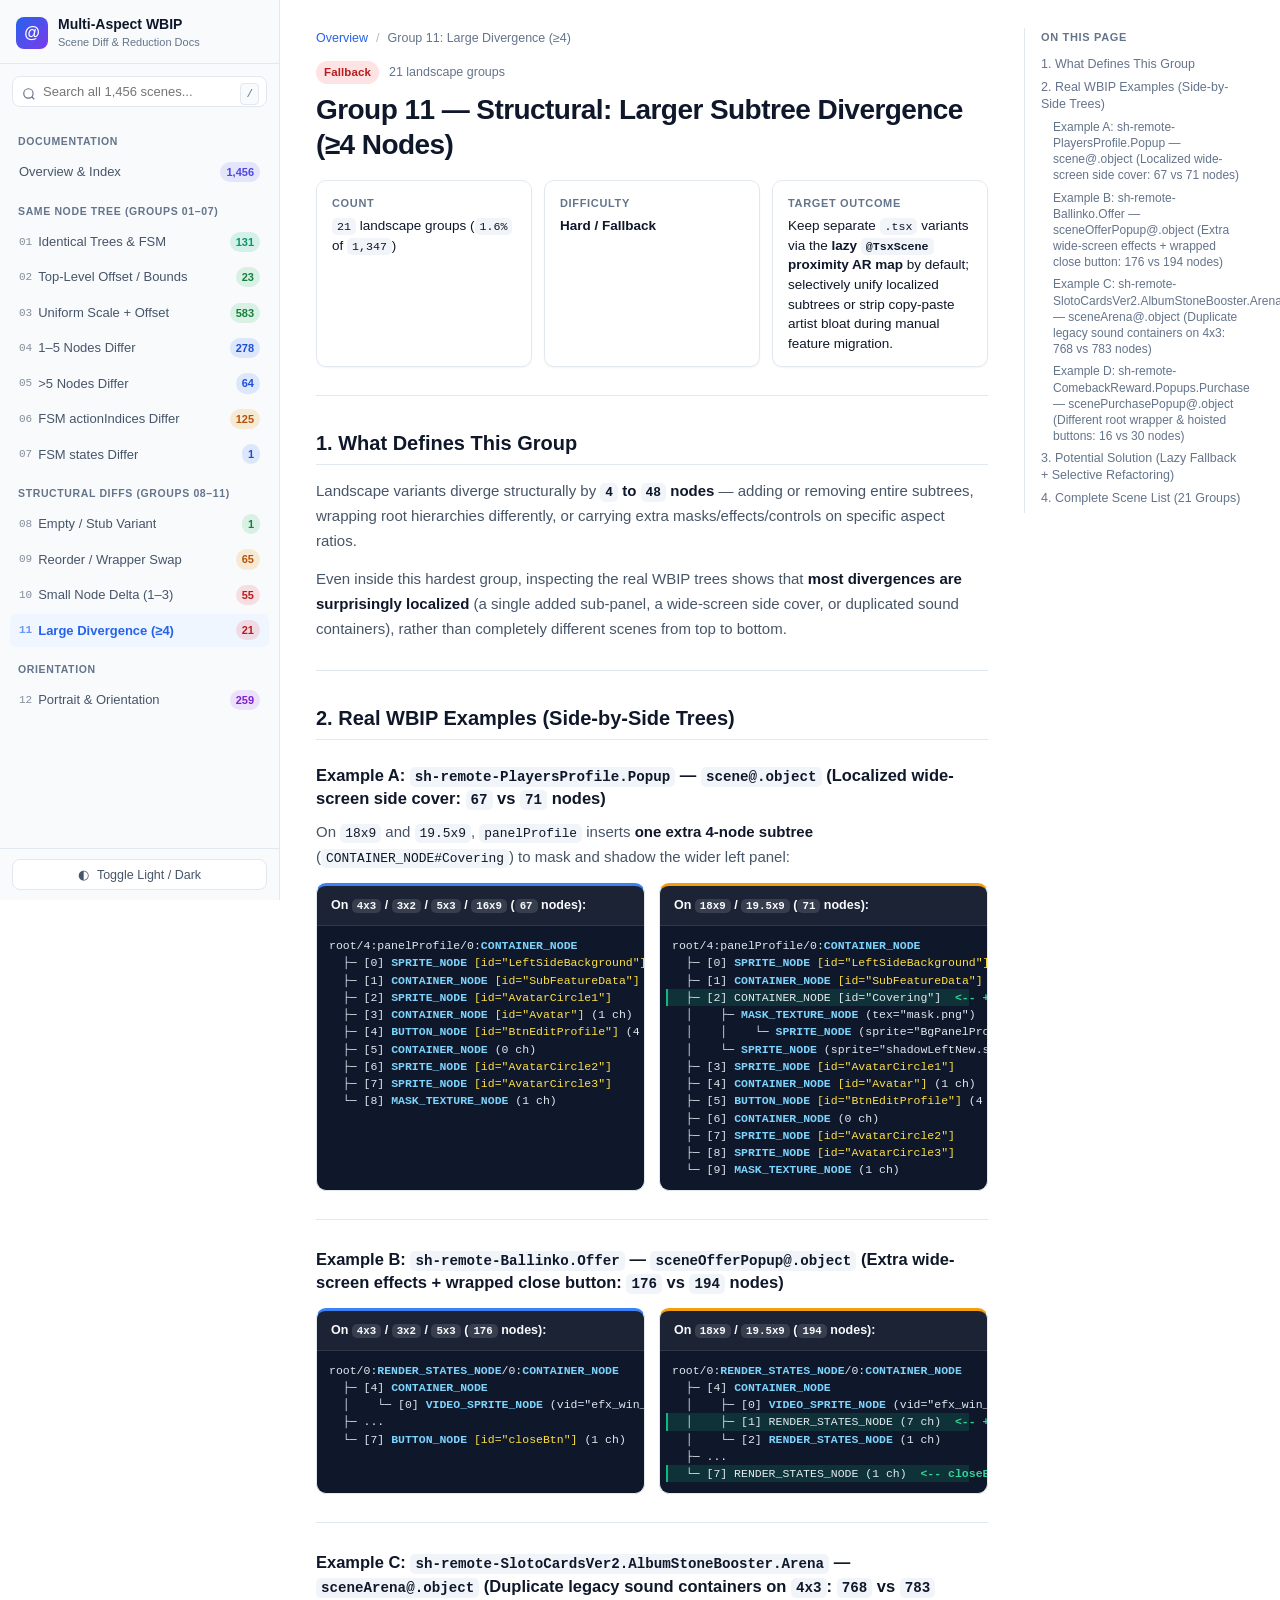
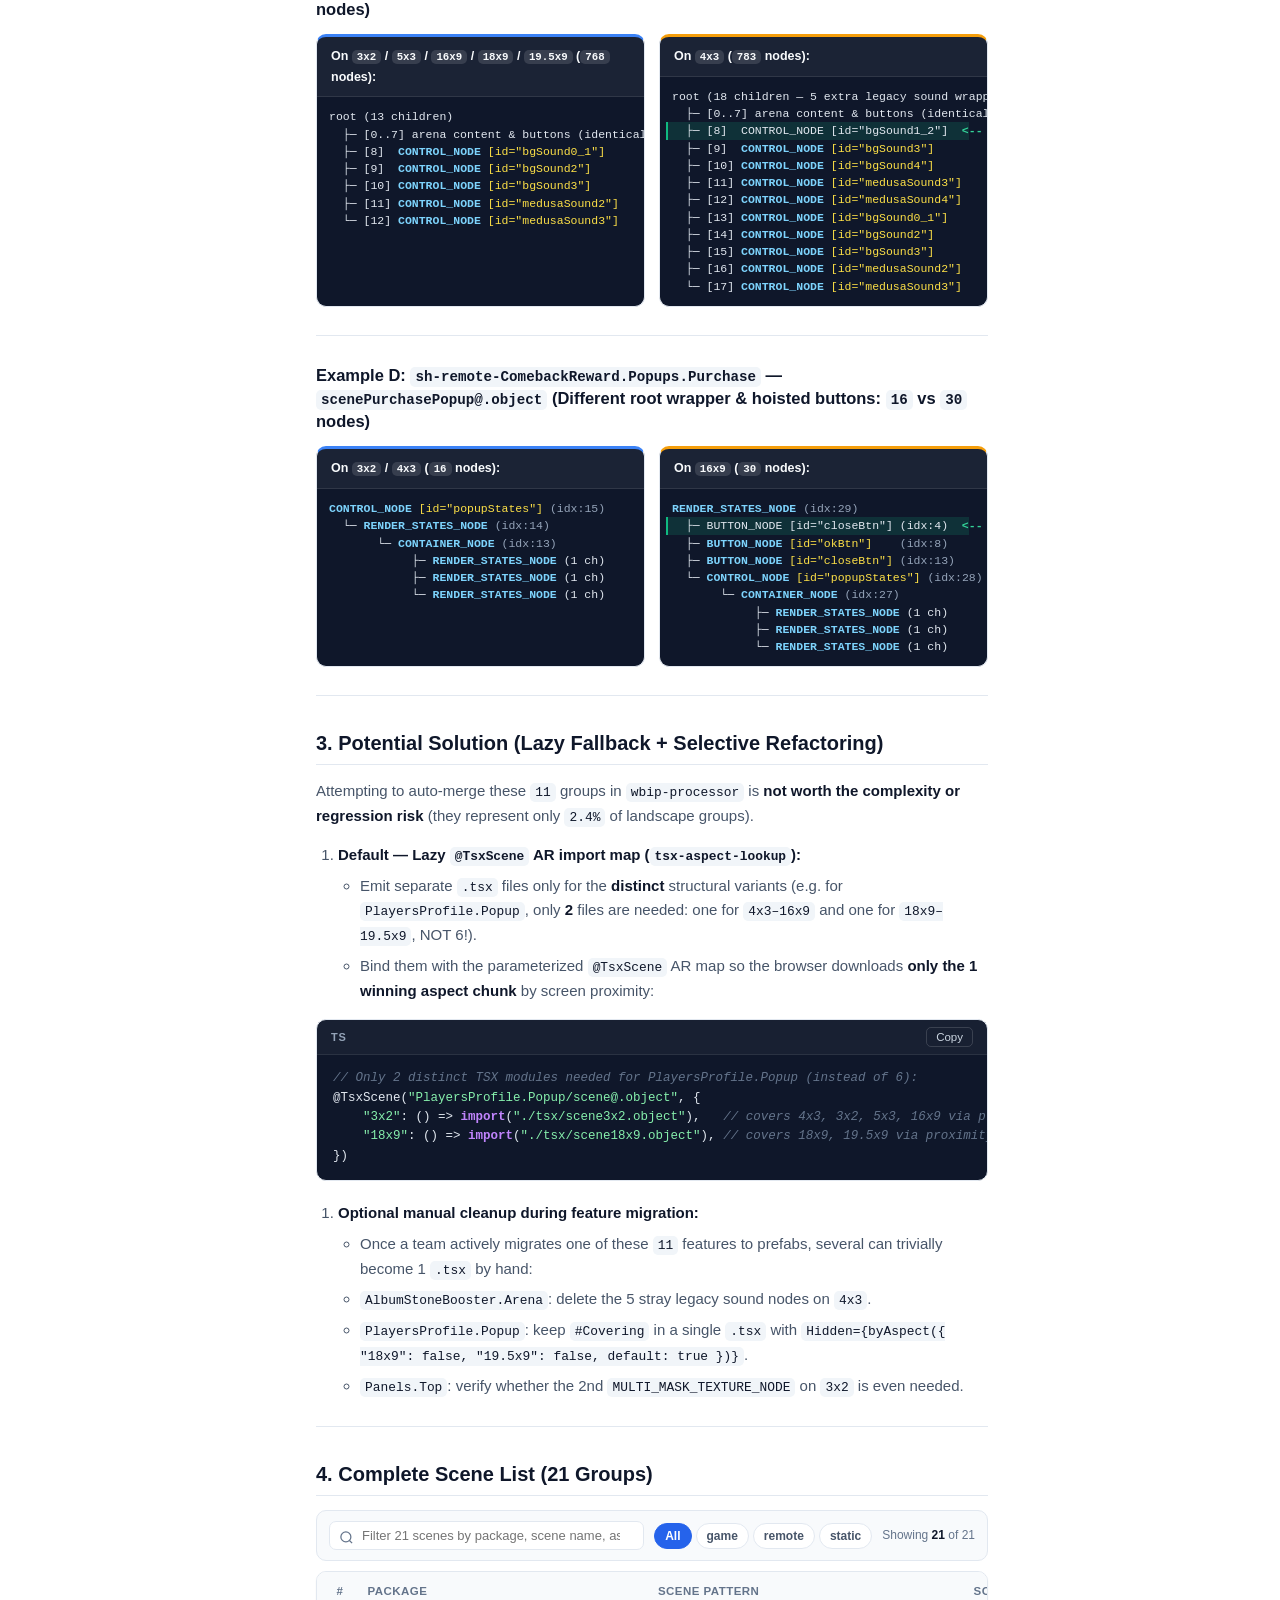
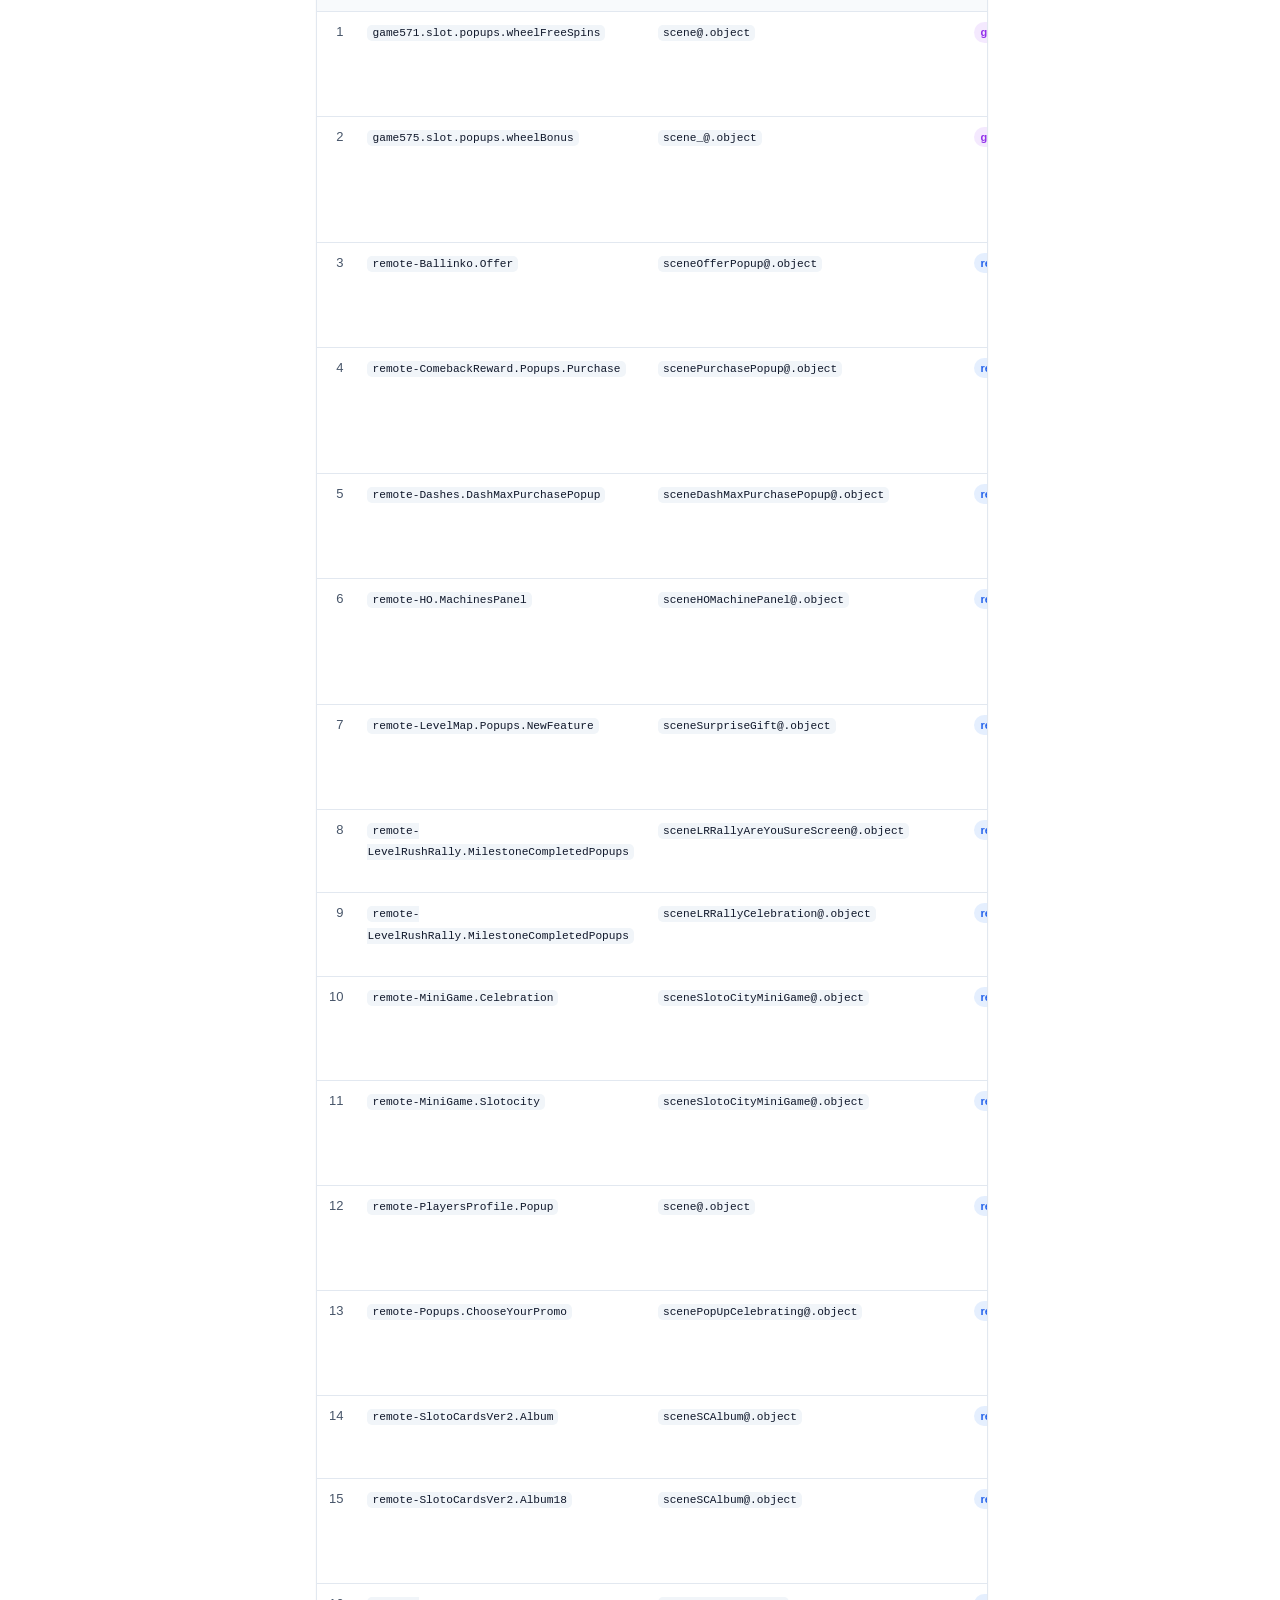
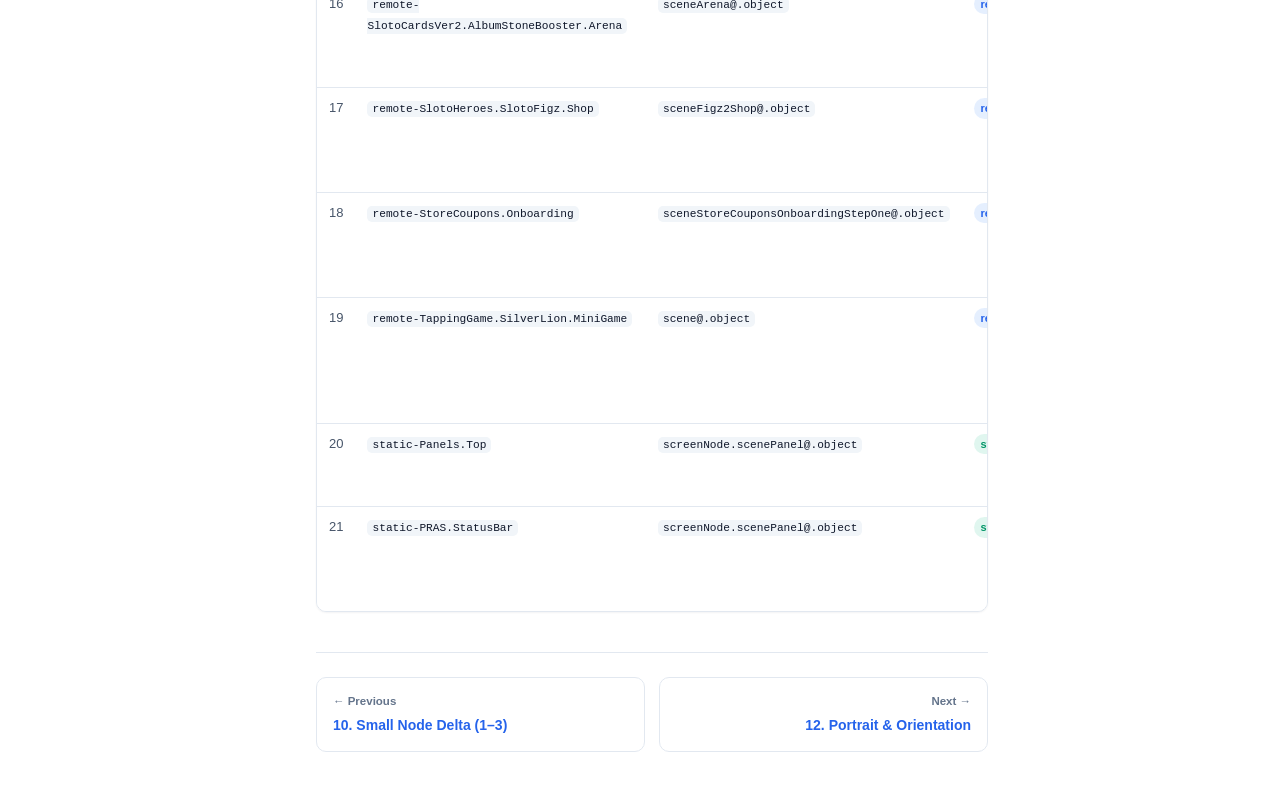
<file: 11-structural-large-divergence.html>
<!DOCTYPE html>
<html lang="en">
<head>
  <meta charset="UTF-8" />
  <meta name="viewport" content="width=device-width, initial-scale=1.0" />
  <title>Group 11 — Structural: Larger Subtree Divergence (≥4 Nodes) — Multi-Aspect WBIP Scenes Docs</title>
  <link rel="stylesheet" href="./assets/style.css" />
  <script>
    (function() {
      var t = localStorage.getItem("wbip-docs-theme");
      if (t === "dark" || (!t && window.matchMedia && window.matchMedia("(prefers-color-scheme: dark)").matches)) {
        document.documentElement.setAttribute("data-theme", "dark");
      }
    })();
  </script>
</head>
<body>
  <div class="mobile-topbar">
    <button type="button" class="icon-btn" id="sidebar-open" aria-label="Open menu">☰</button>
    <a href="./index.html" class="mobile-brand">Multi-Aspect WBIP Docs</a>
    <button type="button" class="icon-btn" id="mobile-theme-toggle" aria-label="Toggle theme">◐</button>
  </div>
  <div class="sidebar-backdrop" id="sidebar-backdrop"></div>
  <div class="layout">
    <aside class="sidebar" id="sidebar">
    <div class="sidebar-brand">
      <a href="./index.html" class="brand-link">
        <span class="brand-logo">@</span>
        <span>
          <strong>Multi-Aspect WBIP</strong>
          <small>Scene Diff &amp; Reduction Docs</small>
        </span>
      </a>
      <button class="icon-btn mobile-close" id="sidebar-close" aria-label="Close navigation">✕</button>
    </div>
    <div class="global-search-box">
      <svg class="search-icon" viewBox="0 0 24 24" width="14" height="14" fill="none" stroke="currentColor" stroke-width="2"><circle cx="11" cy="11" r="8"/><path d="m21 21-4.3-4.3"/></svg>
      <input type="search" id="global-search-input" placeholder="Search all 1,456 scenes..." autocomplete="off" aria-label="Search all scenes across all groups" />
      <kbd>/</kbd>
      <div class="global-search-results" id="global-search-results" hidden></div>
    </div>
    <nav class="sidebar-nav" aria-label="Diff groups">
      <div class="nav-section-title">Documentation</div>
      <a class="nav-item" href="./index.html"><span class="nav-label">Overview &amp; Index</span><span class="nav-count badge-index">1,456</span></a>
      <div class="nav-section-title">Same Node Tree (Groups 01–07)</div>
      <a class="nav-item" href="./01-identical.html"><span class="nav-label"><span class="nav-num">01</span>Identical Trees &amp; FSM</span><span class="nav-count badge-trivial">131</span></a>
      <a class="nav-item" href="./02-root-offset-only.html"><span class="nav-label"><span class="nav-num">02</span>Top-Level Offset / Bounds</span><span class="nav-count badge-easy">23</span></a>
      <a class="nav-item" href="./03-root-uniform-scale-offset.html"><span class="nav-label"><span class="nav-num">03</span>Uniform Scale + Offset</span><span class="nav-count badge-easy">583</span></a>
      <a class="nav-item" href="./04-prop-diff-1-to-5-nodes.html"><span class="nav-label"><span class="nav-num">04</span>1–5 Nodes Differ</span><span class="nav-count badge-medium">278</span></a>
      <a class="nav-item" href="./05-prop-diff-many-nodes.html"><span class="nav-label"><span class="nav-num">05</span>&gt;5 Nodes Differ</span><span class="nav-count badge-medium">64</span></a>
      <a class="nav-item" href="./06-fsm-actions-differ.html"><span class="nav-label"><span class="nav-num">06</span>FSM actionIndices Differ</span><span class="nav-count badge-medhard">125</span></a>
      <a class="nav-item" href="./07-fsm-states-differ.html"><span class="nav-label"><span class="nav-num">07</span>FSM states Differ</span><span class="nav-count badge-medium">1</span></a>
      <div class="nav-section-title">Structural Diffs (Groups 08–11)</div>
      <a class="nav-item" href="./08-structural-empty-stub.html"><span class="nav-label"><span class="nav-num">08</span>Empty / Stub Variant</span><span class="nav-count badge-easy">1</span></a>
      <a class="nav-item" href="./09-structural-wrapper-or-reorder.html"><span class="nav-label"><span class="nav-num">09</span>Reorder / Wrapper Swap</span><span class="nav-count badge-medhard">65</span></a>
      <a class="nav-item" href="./10-structural-small-node-delta.html"><span class="nav-label"><span class="nav-num">10</span>Small Node Delta (1–3)</span><span class="nav-count badge-hard">55</span></a>
      <a class="nav-item active" href="./11-structural-large-divergence.html"><span class="nav-label"><span class="nav-num">11</span>Large Divergence (≥4)</span><span class="nav-count badge-hard">21</span></a>
      <div class="nav-section-title">Orientation</div>
      <a class="nav-item" href="./12-portrait-and-orientation.html"><span class="nav-label"><span class="nav-num">12</span>Portrait &amp; Orientation</span><span class="nav-count badge-mixed">259</span></a>
    </nav>
    <div class="sidebar-footer">
      <button type="button" class="theme-toggle" id="theme-toggle" aria-label="Toggle color theme">
        <span class="theme-icon">◐</span>
        <span class="theme-label">Toggle Light / Dark</span>
      </button>
    </div>
  </aside>
    <main class="main">
      <div class="content-grid">
        <article class="article">
          <div class="breadcrumb">
            <a href="./index.html">Overview</a>
            <span class="sep">/</span><span>Group 11: Large Divergence (≥4)</span>
          </div>
          <div class="page-header">
          <div class="page-eyebrow">
            <span class="badge badge-hard">Fallback</span>
            <span class="eyebrow-count">21 landscape groups</span>
          </div>
          <h1 id="group-11-structural-larger-subtree-divergence-4-nodes">Group 11 — Structural: Larger Subtree Divergence (≥4 Nodes)</h1>
        </div>
<div class="meta-grid"><div class="meta-card"><div class="meta-label">Count</div><div class="meta-value"><code>21</code> landscape groups (<code>1.6%</code> of <code>1,347</code>)</div></div><div class="meta-card"><div class="meta-label">Difficulty</div><div class="meta-value"><strong>Hard / Fallback</strong></div></div><div class="meta-card"><div class="meta-label">Target outcome</div><div class="meta-value">Keep separate <code>.tsx</code> variants via the <strong>lazy <code>@TsxScene</code> proximity AR map</strong> by default; selectively unify localized subtrees or strip copy-paste artist bloat during manual feature migration.</div></div></div>
<hr class="section-divider" />
<h2 id="1-what-defines-this-group"><a class="anchor" href="#1-what-defines-this-group" aria-hidden="true">#</a>1. What Defines This Group</h2>
<p>Landscape variants diverge structurally by <strong><code>4</code> to <code>48</code> nodes</strong> — adding or removing entire subtrees, wrapping root hierarchies differently, or carrying extra masks/effects/controls on specific aspect ratios.</p>
<p>Even inside this hardest group, inspecting the real WBIP trees shows that <strong>most divergences are surprisingly localized</strong> (a single added sub-panel, a wide-screen side cover, or duplicated sound containers), rather than completely different scenes from top to bottom.</p>
<hr class="section-divider" />
<h2 id="2-real-wbip-examples-side-by-side-trees"><a class="anchor" href="#2-real-wbip-examples-side-by-side-trees" aria-hidden="true">#</a>2. Real WBIP Examples (Side-by-Side Trees)</h2>
<h3 id="example-a-sh-remote-playersprofile-popup-scene-object-localized-wide-screen-side-cover-67-vs-71-nodes"><a class="anchor" href="#example-a-sh-remote-playersprofile-popup-scene-object-localized-wide-screen-side-cover-67-vs-71-nodes" aria-hidden="true">#</a>Example A: <code>sh-remote-PlayersProfile.Popup</code> — <code>scene@.object</code> (Localized wide-screen side cover: <code>67</code> vs <code>71</code> nodes)</h3>
<p>On <code>18x9</code> and <code>19.5x9</code>, <code>panelProfile</code> inserts <strong>one extra 4-node subtree</strong> (<code>CONTAINER_NODE#Covering</code>) to mask and shadow the wider left panel:</p>
<div class="diff-compare">
        <div class="diff-pane diff-pane-left">
          <div class="diff-pane-header">On <code>4x3</code> / <code>3x2</code> / <code>5x3</code> / <code>16x9</code> (<code>67</code> nodes):</div>
          <pre><code><span class="tree-line">root/4:panelProfile/0:<span class="tok-node">CONTAINER_NODE</span></span>
<span class="tree-line">  ├─ [0] <span class="tok-node">SPRITE_NODE</span> <span class="tok-id">[id=&quot;LeftSideBackground&quot;]</span></span>
<span class="tree-line">  ├─ [1] <span class="tok-node">CONTAINER_NODE</span> <span class="tok-id">[id=&quot;SubFeatureData&quot;]</span> (2 ch)</span>
<span class="tree-line">  ├─ [2] <span class="tok-node">SPRITE_NODE</span> <span class="tok-id">[id=&quot;AvatarCircle1&quot;]</span></span>
<span class="tree-line">  ├─ [3] <span class="tok-node">CONTAINER_NODE</span> <span class="tok-id">[id=&quot;Avatar&quot;]</span> (1 ch)</span>
<span class="tree-line">  ├─ [4] <span class="tok-node">BUTTON_NODE</span> <span class="tok-id">[id=&quot;BtnEditProfile&quot;]</span> (4 ch)</span>
<span class="tree-line">  ├─ [5] <span class="tok-node">CONTAINER_NODE</span> (0 ch)</span>
<span class="tree-line">  ├─ [6] <span class="tok-node">SPRITE_NODE</span> <span class="tok-id">[id=&quot;AvatarCircle2&quot;]</span></span>
<span class="tree-line">  ├─ [7] <span class="tok-node">SPRITE_NODE</span> <span class="tok-id">[id=&quot;AvatarCircle3&quot;]</span></span>
<span class="tree-line">  └─ [8] <span class="tok-node">MASK_TEXTURE_NODE</span> (1 ch)</span></code></pre>
        </div>
        <div class="diff-pane diff-pane-right">
          <div class="diff-pane-header">On <code>18x9</code> / <code>19.5x9</code> (<code>71</code> nodes):</div>
          <pre><code><span class="tree-line">root/4:panelProfile/0:<span class="tok-node">CONTAINER_NODE</span></span>
<span class="tree-line">  ├─ [0] <span class="tok-node">SPRITE_NODE</span> <span class="tok-id">[id=&quot;LeftSideBackground&quot;]</span></span>
<span class="tree-line">  ├─ [1] <span class="tok-node">CONTAINER_NODE</span> <span class="tok-id">[id=&quot;SubFeatureData&quot;]</span> (2 ch)</span>
<span class="tree-line tree-line-add">  ├─ [2] CONTAINER_NODE [id=&quot;Covering&quot;]  <span class="tree-note">&lt;-- +4 nodes on 18x9/19.5x9</span></span>
<span class="tree-line">  │    ├─ <span class="tok-node">MASK_TEXTURE_NODE</span> (tex=&quot;mask.png&quot;)</span>
<span class="tree-line">  │    │    └─ <span class="tok-node">SPRITE_NODE</span> (sprite=&quot;BgPanelProfile.spr&quot;)</span>
<span class="tree-line">  │    └─ <span class="tok-node">SPRITE_NODE</span> (sprite=&quot;shadowLeftNew.spr&quot;, pos=(96, 186))</span>
<span class="tree-line">  ├─ [3] <span class="tok-node">SPRITE_NODE</span> <span class="tok-id">[id=&quot;AvatarCircle1&quot;]</span></span>
<span class="tree-line">  ├─ [4] <span class="tok-node">CONTAINER_NODE</span> <span class="tok-id">[id=&quot;Avatar&quot;]</span> (1 ch)</span>
<span class="tree-line">  ├─ [5] <span class="tok-node">BUTTON_NODE</span> <span class="tok-id">[id=&quot;BtnEditProfile&quot;]</span> (4 ch)</span>
<span class="tree-line">  ├─ [6] <span class="tok-node">CONTAINER_NODE</span> (0 ch)</span>
<span class="tree-line">  ├─ [7] <span class="tok-node">SPRITE_NODE</span> <span class="tok-id">[id=&quot;AvatarCircle2&quot;]</span></span>
<span class="tree-line">  ├─ [8] <span class="tok-node">SPRITE_NODE</span> <span class="tok-id">[id=&quot;AvatarCircle3&quot;]</span></span>
<span class="tree-line">  └─ [9] <span class="tok-node">MASK_TEXTURE_NODE</span> (1 ch)</span></code></pre>
        </div>
      </div>
<hr class="section-divider" />
<h3 id="example-b-sh-remote-ballinko-offer-sceneofferpopup-object-extra-wide-screen-effects-wrapped-close-button-176-vs-194-nodes"><a class="anchor" href="#example-b-sh-remote-ballinko-offer-sceneofferpopup-object-extra-wide-screen-effects-wrapped-close-button-176-vs-194-nodes" aria-hidden="true">#</a>Example B: <code>sh-remote-Ballinko.Offer</code> — <code>sceneOfferPopup@.object</code> (Extra wide-screen effects + wrapped close button: <code>176</code> vs <code>194</code> nodes)</h3>
<div class="diff-compare">
        <div class="diff-pane diff-pane-left">
          <div class="diff-pane-header">On <code>4x3</code> / <code>3x2</code> / <code>5x3</code> (<code>176</code> nodes):</div>
          <pre><code><span class="tree-line">root/0:<span class="tok-node">RENDER_STATES_NODE</span>/0:<span class="tok-node">CONTAINER_NODE</span></span>
<span class="tree-line">  ├─ [4] <span class="tok-node">CONTAINER_NODE</span></span>
<span class="tree-line">  │    └─ [0] <span class="tok-node">VIDEO_SPRITE_NODE</span> (vid=&quot;efx_win_1.bik&quot;)</span>
<span class="tree-line">  ├─ ...</span>
<span class="tree-line">  └─ [7] <span class="tok-node">BUTTON_NODE</span> <span class="tok-id">[id=&quot;closeBtn&quot;]</span> (1 ch)</span></code></pre>
        </div>
        <div class="diff-pane diff-pane-right">
          <div class="diff-pane-header">On <code>18x9</code> / <code>19.5x9</code> (<code>194</code> nodes):</div>
          <pre><code><span class="tree-line">root/0:<span class="tok-node">RENDER_STATES_NODE</span>/0:<span class="tok-node">CONTAINER_NODE</span></span>
<span class="tree-line">  ├─ [4] <span class="tok-node">CONTAINER_NODE</span></span>
<span class="tree-line">  │    ├─ [0] <span class="tok-node">VIDEO_SPRITE_NODE</span> (vid=&quot;efx_win_1.bik&quot;)</span>
<span class="tree-line tree-line-add">  │    ├─ [1] RENDER_STATES_NODE (7 ch)  <span class="tree-note">&lt;-- +2 animated subtrees (+17 nodes)</span></span>
<span class="tree-line">  │    └─ [2] <span class="tok-node">RENDER_STATES_NODE</span> (1 ch)</span>
<span class="tree-line">  ├─ ...</span>
<span class="tree-line tree-line-add">  └─ [7] RENDER_STATES_NODE (1 ch)  <span class="tree-note">&lt;-- closeBtn wrapped in RenderStatesNode</span></span></code></pre>
        </div>
      </div>
<hr class="section-divider" />
<h3 id="example-c-sh-remote-slotocardsver2-albumstonebooster-arena-scenearena-object-duplicate-legacy-sound-containers-on-4x3-768-vs-783-nodes"><a class="anchor" href="#example-c-sh-remote-slotocardsver2-albumstonebooster-arena-scenearena-object-duplicate-legacy-sound-containers-on-4x3-768-vs-783-nodes" aria-hidden="true">#</a>Example C: <code>sh-remote-SlotoCardsVer2.AlbumStoneBooster.Arena</code> — <code>sceneArena@.object</code> (Duplicate legacy sound containers on <code>4x3</code>: <code>768</code> vs <code>783</code> nodes)</h3>
<div class="diff-compare">
        <div class="diff-pane diff-pane-left">
          <div class="diff-pane-header">On <code>3x2</code> / <code>5x3</code> / <code>16x9</code> / <code>18x9</code> / <code>19.5x9</code> (<code>768</code> nodes):</div>
          <pre><code><span class="tree-line">root (13 children)</span>
<span class="tree-line">  ├─ [0..7] arena content &amp; buttons (identical)</span>
<span class="tree-line">  ├─ [8]  <span class="tok-node">CONTROL_NODE</span> <span class="tok-id">[id=&quot;bgSound0_1&quot;]</span></span>
<span class="tree-line">  ├─ [9]  <span class="tok-node">CONTROL_NODE</span> <span class="tok-id">[id=&quot;bgSound2&quot;]</span></span>
<span class="tree-line">  ├─ [10] <span class="tok-node">CONTROL_NODE</span> <span class="tok-id">[id=&quot;bgSound3&quot;]</span></span>
<span class="tree-line">  ├─ [11] <span class="tok-node">CONTROL_NODE</span> <span class="tok-id">[id=&quot;medusaSound2&quot;]</span></span>
<span class="tree-line">  └─ [12] <span class="tok-node">CONTROL_NODE</span> <span class="tok-id">[id=&quot;medusaSound3&quot;]</span></span></code></pre>
        </div>
        <div class="diff-pane diff-pane-right">
          <div class="diff-pane-header">On <code>4x3</code> (<code>783</code> nodes):</div>
          <pre><code><span class="tree-line">root (18 children — 5 extra legacy sound wrappers!)</span>
<span class="tree-line">  ├─ [0..7] arena content &amp; buttons (identical)</span>
<span class="tree-line tree-line-add">  ├─ [8]  CONTROL_NODE [id=&quot;bgSound1_2&quot;]  <span class="tree-note">&lt;-- legacy 1-based sound nodes left on 4x3!</span></span>
<span class="tree-line">  ├─ [9]  <span class="tok-node">CONTROL_NODE</span> <span class="tok-id">[id=&quot;bgSound3&quot;]</span></span>
<span class="tree-line">  ├─ [10] <span class="tok-node">CONTROL_NODE</span> <span class="tok-id">[id=&quot;bgSound4&quot;]</span></span>
<span class="tree-line">  ├─ [11] <span class="tok-node">CONTROL_NODE</span> <span class="tok-id">[id=&quot;medusaSound3&quot;]</span></span>
<span class="tree-line">  ├─ [12] <span class="tok-node">CONTROL_NODE</span> <span class="tok-id">[id=&quot;medusaSound4&quot;]</span></span>
<span class="tree-line">  ├─ [13] <span class="tok-node">CONTROL_NODE</span> <span class="tok-id">[id=&quot;bgSound0_1&quot;]</span></span>
<span class="tree-line">  ├─ [14] <span class="tok-node">CONTROL_NODE</span> <span class="tok-id">[id=&quot;bgSound2&quot;]</span></span>
<span class="tree-line">  ├─ [15] <span class="tok-node">CONTROL_NODE</span> <span class="tok-id">[id=&quot;bgSound3&quot;]</span></span>
<span class="tree-line">  ├─ [16] <span class="tok-node">CONTROL_NODE</span> <span class="tok-id">[id=&quot;medusaSound2&quot;]</span></span>
<span class="tree-line">  └─ [17] <span class="tok-node">CONTROL_NODE</span> <span class="tok-id">[id=&quot;medusaSound3&quot;]</span></span></code></pre>
        </div>
      </div>
<hr class="section-divider" />
<h3 id="example-d-sh-remote-comebackreward-popups-purchase-scenepurchasepopup-object-different-root-wrapper-hoisted-buttons-16-vs-30-nodes"><a class="anchor" href="#example-d-sh-remote-comebackreward-popups-purchase-scenepurchasepopup-object-different-root-wrapper-hoisted-buttons-16-vs-30-nodes" aria-hidden="true">#</a>Example D: <code>sh-remote-ComebackReward.Popups.Purchase</code> — <code>scenePurchasePopup@.object</code> (Different root wrapper &amp; hoisted buttons: <code>16</code> vs <code>30</code> nodes)</h3>
<div class="diff-compare">
        <div class="diff-pane diff-pane-left">
          <div class="diff-pane-header">On <code>3x2</code> / <code>4x3</code> (<code>16</code> nodes):</div>
          <pre><code><span class="tree-line"><span class="tok-node">CONTROL_NODE</span> <span class="tok-id">[id=&quot;popupStates&quot;]</span> <span class="tok-idx">(idx:15)</span></span>
<span class="tree-line">  └─ <span class="tok-node">RENDER_STATES_NODE</span> <span class="tok-idx">(idx:14)</span></span>
<span class="tree-line">       └─ <span class="tok-node">CONTAINER_NODE</span> <span class="tok-idx">(idx:13)</span></span>
<span class="tree-line">            ├─ <span class="tok-node">RENDER_STATES_NODE</span> (1 ch)</span>
<span class="tree-line">            ├─ <span class="tok-node">RENDER_STATES_NODE</span> (1 ch)</span>
<span class="tree-line">            └─ <span class="tok-node">RENDER_STATES_NODE</span> (1 ch)</span></code></pre>
        </div>
        <div class="diff-pane diff-pane-right">
          <div class="diff-pane-header">On <code>16x9</code> (<code>30</code> nodes):</div>
          <pre><code><span class="tree-line"><span class="tok-node">RENDER_STATES_NODE</span> <span class="tok-idx">(idx:29)</span></span>
<span class="tree-line tree-line-add">  ├─ BUTTON_NODE [id=&quot;closeBtn&quot;] (idx:4)  <span class="tree-note">&lt;-- extra top-level buttons on 16x9</span></span>
<span class="tree-line">  ├─ <span class="tok-node">BUTTON_NODE</span> <span class="tok-id">[id=&quot;okBtn&quot;]</span>    <span class="tok-idx">(idx:8)</span></span>
<span class="tree-line">  ├─ <span class="tok-node">BUTTON_NODE</span> <span class="tok-id">[id=&quot;closeBtn&quot;]</span> <span class="tok-idx">(idx:13)</span></span>
<span class="tree-line">  └─ <span class="tok-node">CONTROL_NODE</span> <span class="tok-id">[id=&quot;popupStates&quot;]</span> <span class="tok-idx">(idx:28)</span></span>
<span class="tree-line">       └─ <span class="tok-node">CONTAINER_NODE</span> <span class="tok-idx">(idx:27)</span></span>
<span class="tree-line">            ├─ <span class="tok-node">RENDER_STATES_NODE</span> (1 ch)</span>
<span class="tree-line">            ├─ <span class="tok-node">RENDER_STATES_NODE</span> (1 ch)</span>
<span class="tree-line">            └─ <span class="tok-node">RENDER_STATES_NODE</span> (1 ch)</span></code></pre>
        </div>
      </div>
<hr class="section-divider" />
<h2 id="3-potential-solution-lazy-fallback-selective-refactoring"><a class="anchor" href="#3-potential-solution-lazy-fallback-selective-refactoring" aria-hidden="true">#</a>3. Potential Solution (Lazy Fallback + Selective Refactoring)</h2>
<p>Attempting to auto-merge these <code>11</code> groups in <code>wbip-processor</code> is <strong>not worth the complexity or regression risk</strong> (they represent only <code>2.4%</code> of landscape groups).</p>
<ol><li><strong>Default — Lazy <code>@TsxScene</code> AR import map (<code>tsx-aspect-lookup</code>):</strong><ul><li>Emit separate <code>.tsx</code> files only for the <strong>distinct</strong> structural variants (e.g. for <code>PlayersProfile.Popup</code>, only <strong>2</strong> files are needed: one for <code>4x3–16x9</code> and one for <code>18x9–19.5x9</code>, NOT 6!).</li><li>Bind them with the parameterized <code>@TsxScene</code> AR map so the browser downloads <strong>only the 1 winning aspect chunk</strong> by screen proximity:</li></ul></li></ol>
<div class="code-block">
        <div class="code-header">
          <span class="code-lang">TS</span>
          <button class="copy-btn" type="button" data-copy>Copy</button>
        </div>
        <pre><code class="lang-ts"><span class="tok-comment">// Only 2 distinct TSX modules needed for PlayersProfile.Popup (instead of 6):</span>
@TsxScene(<span class="tok-string">&quot;PlayersProfile.Popup/scene@.object&quot;</span>, {
    <span class="tok-string">&quot;3x2&quot;</span>: () =&gt; <span class="tok-kw">import</span>(<span class="tok-string">&quot;./tsx/scene3x2.object&quot;</span>),   <span class="tok-comment">// covers 4x3, 3x2, 5x3, 16x9 via proximity</span>
    <span class="tok-string">&quot;18x9&quot;</span>: () =&gt; <span class="tok-kw">import</span>(<span class="tok-string">&quot;./tsx/scene18x9.object&quot;</span>), <span class="tok-comment">// covers 18x9, 19.5x9 via proximity</span>
})</code></pre>
      </div>
<ol><li><strong>Optional manual cleanup during feature migration:</strong><ul><li>Once a team actively migrates one of these <code>11</code> features to prefabs, several can trivially become 1 <code>.tsx</code> by hand:</li><li><code>AlbumStoneBooster.Arena</code>: delete the 5 stray legacy sound nodes on <code>4x3</code>.</li><li><code>PlayersProfile.Popup</code>: keep <code>#Covering</code> in a single <code>.tsx</code> with <code>Hidden={byAspect({ &quot;18x9&quot;: false, &quot;19.5x9&quot;: false, default: true })}</code>.</li><li><code>Panels.Top</code>: verify whether the 2nd <code>MULTI_MASK_TEXTURE_NODE</code> on <code>3x2</code> is even needed.</li></ul></li></ol>
<hr class="section-divider" />
<h2 id="4-complete-scene-list-21-groups"><a class="anchor" href="#4-complete-scene-list-21-groups" aria-hidden="true">#</a>4. Complete Scene List (21 Groups)</h2>
<div class="table-toolbar" data-table-toolbar="tbl-11-1">
              <div class="table-search-wrap">
                <svg class="search-icon" viewBox="0 0 24 24" width="15" height="15" fill="none" stroke="currentColor" stroke-width="2"><circle cx="11" cy="11" r="8"/><path d="m21 21-4.3-4.3"/></svg>
                <input type="search" class="table-search" placeholder="Filter 21 scenes by package, scene name, aspect, or property..." aria-label="Filter table" />
              </div>
              <div class="scope-chips" role="group" aria-label="Filter by package scope">
                      <button type="button" class="chip active" data-scope="all">All</button>
                      <button type="button" class="chip" data-scope="game">game</button><button type="button" class="chip" data-scope="remote">remote</button><button type="button" class="chip" data-scope="static">static</button>
                    </div>
              <span class="table-count" data-count>Showing <strong>21</strong> of 21</span>
            </div><div class="table-wrap"><table id="tbl-11-1" class="inventory-table"><thead><tr><th class="align-right">#</th><th class="align-left">Package</th><th class="align-left">Scene Pattern</th><th class="align-left">Scope</th><th class="align-left">Landscape Aspects</th><th class="align-right">Node Range</th><th class="align-right">Delta</th><th class="align-left">Structural Diff (Min vs Max)</th></tr></thead><tbody><tr data-scope="game" data-search="1 game571.slot.popups.wheelfreespins scene@.object game 4x3, 3x2 4x3(103) vs 3x2(120): +4 container_node, +1 control_node, +12 textured_skinner_node"><td class="align-right">1</td><td class="align-left"><code>game571.slot.popups.wheelFreeSpins</code></td><td class="align-left"><code>scene@.object</code></td><td class="align-left"><span class="scope-pill scope-game">game</span></td><td class="align-left"><code>4x3</code>, <code>3x2</code></td><td class="align-right">103–120</td><td class="align-right">+17</td><td class="align-left">4x3(103) vs 3x2(120): +4 CONTAINER_NODE, +1 CONTROL_NODE, +12 TEXTURED_SKINNER_NODE</td></tr><tr data-scope="game" data-search="2 game575.slot.popups.wheelbonus scene_@.object game 4x3, 3x2 4x3(660) vs 3x2(668): +1 container_node, +2 render_states_node, +1 control_node, +3 sprite_node, …"><td class="align-right">2</td><td class="align-left"><code>game575.slot.popups.wheelBonus</code></td><td class="align-left"><code>scene_@.object</code></td><td class="align-left"><span class="scope-pill scope-game">game</span></td><td class="align-left"><code>4x3</code>, <code>3x2</code></td><td class="align-right">660–668</td><td class="align-right">+8</td><td class="align-left">4x3(660) vs 3x2(668): +1 CONTAINER_NODE, +2 RENDER_STATES_NODE, +1 CONTROL_NODE, +3 SPRITE_NODE, …</td></tr><tr data-scope="remote" data-search="3 remote-ballinko.offer sceneofferpopup@.object remote 4x3, 3x2, 5x3, 16x9, 18x9, 19.5x9 4x3(176) vs 18x9(194): +10 sprite_node, +6 render_states_node, +2 container_node"><td class="align-right">3</td><td class="align-left"><code>remote-Ballinko.Offer</code></td><td class="align-left"><code>sceneOfferPopup@.object</code></td><td class="align-left"><span class="scope-pill scope-remote">remote</span></td><td class="align-left"><code>4x3</code>, <code>3x2</code>, <code>5x3</code>, <code>16x9</code>, <code>18x9</code>, <code>19.5x9</code></td><td class="align-right">176–194</td><td class="align-right">+18</td><td class="align-left">4x3(176) vs 18x9(194): +10 SPRITE_NODE, +6 RENDER_STATES_NODE, +2 CONTAINER_NODE</td></tr><tr data-scope="remote" data-search="4 remote-comebackreward.popups.purchase scenepurchasepopup@.object remote 4x3, 3x2, 16x9 4x3(16) vs 16x9(30): +5 sprite_node, +3 color_correction_node, +3 sound_node, +3 button_node"><td class="align-right">4</td><td class="align-left"><code>remote-ComebackReward.Popups.Purchase</code></td><td class="align-left"><code>scenePurchasePopup@.object</code></td><td class="align-left"><span class="scope-pill scope-remote">remote</span></td><td class="align-left"><code>4x3</code>, <code>3x2</code>, <code>16x9</code></td><td class="align-right">16–30</td><td class="align-right">+14</td><td class="align-left">4x3(16) vs 16x9(30): +5 SPRITE_NODE, +3 COLOR_CORRECTION_NODE, +3 SOUND_NODE, +3 BUTTON_NODE</td></tr><tr data-scope="remote" data-search="5 remote-dashes.dashmaxpurchasepopup scenedashmaxpurchasepopup@.object remote 4x3, 3x2 3x2(30) vs 4x3(34): +2 sprite_node, +1 container_node, +1 control_node"><td class="align-right">5</td><td class="align-left"><code>remote-Dashes.DashMaxPurchasePopup</code></td><td class="align-left"><code>sceneDashMaxPurchasePopup@.object</code></td><td class="align-left"><span class="scope-pill scope-remote">remote</span></td><td class="align-left"><code>4x3</code>, <code>3x2</code></td><td class="align-right">30–34</td><td class="align-right">+4</td><td class="align-left">3x2(30) vs 4x3(34): +2 SPRITE_NODE, +1 CONTAINER_NODE, +1 CONTROL_NODE</td></tr><tr data-scope="remote" data-search="6 remote-ho.machinespanel scenehomachinepanel@.object remote 4x3, 3x2, 19.5x9 4x3(161) vs 3x2(209): +26 sprite_node, +11 container_node, +5 render_states_node, +4 mask_texture_node, …"><td class="align-right">6</td><td class="align-left"><code>remote-HO.MachinesPanel</code></td><td class="align-left"><code>sceneHOMachinePanel@.object</code></td><td class="align-left"><span class="scope-pill scope-remote">remote</span></td><td class="align-left"><code>4x3</code>, <code>3x2</code>, <code>19.5x9</code></td><td class="align-right">161–209</td><td class="align-right">+48</td><td class="align-left">4x3(161) vs 3x2(209): +26 SPRITE_NODE, +11 CONTAINER_NODE, +5 RENDER_STATES_NODE, +4 MASK_TEXTURE_NODE, …</td></tr><tr data-scope="remote" data-search="7 remote-levelmap.popups.newfeature scenesurprisegift@.object remote 4x3, 3x2, 5x3, 16x9, 19.5x9 4x3(320) vs 3x2(326): +4 sprite_node, +1 container_node, +1 mask_texture_node"><td class="align-right">7</td><td class="align-left"><code>remote-LevelMap.Popups.NewFeature</code></td><td class="align-left"><code>sceneSurpriseGift@.object</code></td><td class="align-left"><span class="scope-pill scope-remote">remote</span></td><td class="align-left"><code>4x3</code>, <code>3x2</code>, <code>5x3</code>, <code>16x9</code>, <code>19.5x9</code></td><td class="align-right">320–326</td><td class="align-right">+6</td><td class="align-left">4x3(320) vs 3x2(326): +4 SPRITE_NODE, +1 CONTAINER_NODE, +1 MASK_TEXTURE_NODE</td></tr><tr data-scope="remote" data-search="8 remote-levelrushrally.milestonecompletedpopups scenelrrallyareyousurescreen@.object remote 4x3, 3x2 4x3(75) vs 3x2(106): +9 container_node, +22 sprite_node"><td class="align-right">8</td><td class="align-left"><code>remote-LevelRushRally.MilestoneCompletedPopups</code></td><td class="align-left"><code>sceneLRRallyAreYouSureScreen@.object</code></td><td class="align-left"><span class="scope-pill scope-remote">remote</span></td><td class="align-left"><code>4x3</code>, <code>3x2</code></td><td class="align-right">75–106</td><td class="align-right">+31</td><td class="align-left">4x3(75) vs 3x2(106): +9 CONTAINER_NODE, +22 SPRITE_NODE</td></tr><tr data-scope="remote" data-search="9 remote-levelrushrally.milestonecompletedpopups scenelrrallycelebration@.object remote 4x3, 3x2, 5x3 5x3(46) vs 4x3(50): +3 container_node, +1 streaming_node"><td class="align-right">9</td><td class="align-left"><code>remote-LevelRushRally.MilestoneCompletedPopups</code></td><td class="align-left"><code>sceneLRRallyCelebration@.object</code></td><td class="align-left"><span class="scope-pill scope-remote">remote</span></td><td class="align-left"><code>4x3</code>, <code>3x2</code>, <code>5x3</code></td><td class="align-right">46–50</td><td class="align-right">+4</td><td class="align-left">5x3(46) vs 4x3(50): +3 CONTAINER_NODE, +1 STREAMING_NODE</td></tr><tr data-scope="remote" data-search="10 remote-minigame.celebration sceneslotocityminigame@.object remote 4x3, 3x2 3x2(16) vs 4x3(20): +2 sprite_node, +1 container_node, +1 sound_node"><td class="align-right">10</td><td class="align-left"><code>remote-MiniGame.Celebration</code></td><td class="align-left"><code>sceneSlotoCityMiniGame@.object</code></td><td class="align-left"><span class="scope-pill scope-remote">remote</span></td><td class="align-left"><code>4x3</code>, <code>3x2</code></td><td class="align-right">16–20</td><td class="align-right">+4</td><td class="align-left">3x2(16) vs 4x3(20): +2 SPRITE_NODE, +1 CONTAINER_NODE, +1 SOUND_NODE</td></tr><tr data-scope="remote" data-search="11 remote-minigame.slotocity sceneslotocityminigame@.object remote 4x3, 3x2 3x2(17) vs 4x3(21): +2 sprite_node, +1 container_node, +1 sound_node"><td class="align-right">11</td><td class="align-left"><code>remote-MiniGame.Slotocity</code></td><td class="align-left"><code>sceneSlotoCityMiniGame@.object</code></td><td class="align-left"><span class="scope-pill scope-remote">remote</span></td><td class="align-left"><code>4x3</code>, <code>3x2</code></td><td class="align-right">17–21</td><td class="align-right">+4</td><td class="align-left">3x2(17) vs 4x3(21): +2 SPRITE_NODE, +1 CONTAINER_NODE, +1 SOUND_NODE</td></tr><tr data-scope="remote" data-search="12 remote-playersprofile.popup scene@.object remote 4x3, 3x2, 5x3, 16x9, 18x9, 19.5x9 4x3(67) vs 18x9(71): +2 sprite_node, +1 container_node, +1 mask_texture_node"><td class="align-right">12</td><td class="align-left"><code>remote-PlayersProfile.Popup</code></td><td class="align-left"><code>scene@.object</code></td><td class="align-left"><span class="scope-pill scope-remote">remote</span></td><td class="align-left"><code>4x3</code>, <code>3x2</code>, <code>5x3</code>, <code>16x9</code>, <code>18x9</code>, <code>19.5x9</code></td><td class="align-right">67–71</td><td class="align-right">+4</td><td class="align-left">4x3(67) vs 18x9(71): +2 SPRITE_NODE, +1 CONTAINER_NODE, +1 MASK_TEXTURE_NODE</td></tr><tr data-scope="remote" data-search="13 remote-popups.chooseyourpromo scenepopupcelebrating@.object remote 4x3, 3x2, 5x3, 16x9 3x2(18) vs 4x3(24): +1 control_node, +2 bitmap_text_node, +3 container_node"><td class="align-right">13</td><td class="align-left"><code>remote-Popups.ChooseYourPromo</code></td><td class="align-left"><code>scenePopUpCelebrating@.object</code></td><td class="align-left"><span class="scope-pill scope-remote">remote</span></td><td class="align-left"><code>4x3</code>, <code>3x2</code>, <code>5x3</code>, <code>16x9</code></td><td class="align-right">18–24</td><td class="align-right">+6</td><td class="align-left">3x2(18) vs 4x3(24): +1 CONTROL_NODE, +2 BITMAP_TEXT_NODE, +3 CONTAINER_NODE</td></tr><tr data-scope="remote" data-search="14 remote-slotocardsver2.album scenescalbum@.object remote 4x3, 3x2, 5x3, 16x9, 18x9, 19.5x9 4x3(137) vs 19.5x9(143): +6 container_node"><td class="align-right">14</td><td class="align-left"><code>remote-SlotoCardsVer2.Album</code></td><td class="align-left"><code>sceneSCAlbum@.object</code></td><td class="align-left"><span class="scope-pill scope-remote">remote</span></td><td class="align-left"><code>4x3</code>, <code>3x2</code>, <code>5x3</code>, <code>16x9</code>, <code>18x9</code>, <code>19.5x9</code></td><td class="align-right">137–143</td><td class="align-right">+6</td><td class="align-left">4x3(137) vs 19.5x9(143): +6 CONTAINER_NODE</td></tr><tr data-scope="remote" data-search="15 remote-slotocardsver2.album18 scenescalbum@.object remote 4x3, 3x2, 5x3, 16x9, 18x9, 19.5x9 18x9(252) vs 4x3(257): +2 container_node, +2 sprite_node, +1 render_states_node"><td class="align-right">15</td><td class="align-left"><code>remote-SlotoCardsVer2.Album18</code></td><td class="align-left"><code>sceneSCAlbum@.object</code></td><td class="align-left"><span class="scope-pill scope-remote">remote</span></td><td class="align-left"><code>4x3</code>, <code>3x2</code>, <code>5x3</code>, <code>16x9</code>, <code>18x9</code>, <code>19.5x9</code></td><td class="align-right">252–257</td><td class="align-right">+5</td><td class="align-left">18x9(252) vs 4x3(257): +2 CONTAINER_NODE, +2 SPRITE_NODE, +1 RENDER_STATES_NODE</td></tr><tr data-scope="remote" data-search="16 remote-slotocardsver2.albumstonebooster.arena scenearena@.object remote 4x3, 3x2, 5x3, 16x9, 18x9, 19.5x9 3x2(768) vs 4x3(783): +5 container_node, +5 control_node, +5 streaming_node"><td class="align-right">16</td><td class="align-left"><code>remote-SlotoCardsVer2.AlbumStoneBooster.Arena</code></td><td class="align-left"><code>sceneArena@.object</code></td><td class="align-left"><span class="scope-pill scope-remote">remote</span></td><td class="align-left"><code>4x3</code>, <code>3x2</code>, <code>5x3</code>, <code>16x9</code>, <code>18x9</code>, <code>19.5x9</code></td><td class="align-right">768–783</td><td class="align-right">+15</td><td class="align-left">3x2(768) vs 4x3(783): +5 CONTAINER_NODE, +5 CONTROL_NODE, +5 STREAMING_NODE</td></tr><tr data-scope="remote" data-search="17 remote-slotoheroes.slotofigz.shop scenefigz2shop@.object remote 4x3, 3x2 4x3(43) vs 3x2(49): +1 container_node, +4 sprite_node, +1 control_node"><td class="align-right">17</td><td class="align-left"><code>remote-SlotoHeroes.SlotoFigz.Shop</code></td><td class="align-left"><code>sceneFigz2Shop@.object</code></td><td class="align-left"><span class="scope-pill scope-remote">remote</span></td><td class="align-left"><code>4x3</code>, <code>3x2</code></td><td class="align-right">43–49</td><td class="align-right">+6</td><td class="align-left">4x3(43) vs 3x2(49): +1 CONTAINER_NODE, +4 SPRITE_NODE, +1 CONTROL_NODE</td></tr><tr data-scope="remote" data-search="18 remote-storecoupons.onboarding scenestorecouponsonboardingstepone@.object remote 4x3, 3x2, 18x9, 19.5x9 4x3(22) vs 3x2(30): +3 sprite_node, +3 render_states_node, +2 container_node"><td class="align-right">18</td><td class="align-left"><code>remote-StoreCoupons.Onboarding</code></td><td class="align-left"><code>sceneStoreCouponsOnboardingStepOne@.object</code></td><td class="align-left"><span class="scope-pill scope-remote">remote</span></td><td class="align-left"><code>4x3</code>, <code>3x2</code>, <code>18x9</code>, <code>19.5x9</code></td><td class="align-right">22–30</td><td class="align-right">+8</td><td class="align-left">4x3(22) vs 3x2(30): +3 SPRITE_NODE, +3 RENDER_STATES_NODE, +2 CONTAINER_NODE</td></tr><tr data-scope="remote" data-search="19 remote-tappinggame.silverlion.minigame scene@.object remote 4x3, 3x2, 19.5x9 19.5x9(2129) vs 4x3(2155): +4 container_node, +5 bitmap_text_node, +5 sprite_node, +4 render_states_node, …"><td class="align-right">19</td><td class="align-left"><code>remote-TappingGame.SilverLion.MiniGame</code></td><td class="align-left"><code>scene@.object</code></td><td class="align-left"><span class="scope-pill scope-remote">remote</span></td><td class="align-left"><code>4x3</code>, <code>3x2</code>, <code>19.5x9</code></td><td class="align-right">2129–2155</td><td class="align-right">+26</td><td class="align-left">19.5x9(2129) vs 4x3(2155): +4 CONTAINER_NODE, +5 BITMAP_TEXT_NODE, +5 SPRITE_NODE, +4 RENDER_STATES_NODE, …</td></tr><tr data-scope="static" data-search="20 static-panels.top screennode.scenepanel@.object static 4x3, 3x2, 5x3, 16x9, 18x9, 19.5x9 4x3(405) vs 3x2(409): +2 sprite_node, +2 multi_mask_texture_node"><td class="align-right">20</td><td class="align-left"><code>static-Panels.Top</code></td><td class="align-left"><code>screenNode.scenePanel@.object</code></td><td class="align-left"><span class="scope-pill scope-static">static</span></td><td class="align-left"><code>4x3</code>, <code>3x2</code>, <code>5x3</code>, <code>16x9</code>, <code>18x9</code>, <code>19.5x9</code></td><td class="align-right">405–409</td><td class="align-right">+4</td><td class="align-left">4x3(405) vs 3x2(409): +2 SPRITE_NODE, +2 MULTI_MASK_TEXTURE_NODE</td></tr><tr data-scope="static" data-search="21 static-pras.statusbar screennode.scenepanel@.object static 4x3, 3x2, 5x3, 16x9, 18x9, 19.5x9 18x9(415) vs 4x3(421): +2 container_node, +3 sprite_node, +1 render_states_node"><td class="align-right">21</td><td class="align-left"><code>static-PRAS.StatusBar</code></td><td class="align-left"><code>screenNode.scenePanel@.object</code></td><td class="align-left"><span class="scope-pill scope-static">static</span></td><td class="align-left"><code>4x3</code>, <code>3x2</code>, <code>5x3</code>, <code>16x9</code>, <code>18x9</code>, <code>19.5x9</code></td><td class="align-right">415–421</td><td class="align-right">+6</td><td class="align-left">18x9(415) vs 4x3(421): +2 CONTAINER_NODE, +3 SPRITE_NODE, +1 RENDER_STATES_NODE</td></tr></tbody></table></div>
          <nav class="pager" aria-label="Page navigation">
    <a class="pager-card pager-prev" href="./10-structural-small-node-delta.html">
            <span class="pager-dir">← Previous</span>
            <span class="pager-title">10. Small Node Delta (1–3)</span>
          </a>
    <a class="pager-card pager-next" href="./12-portrait-and-orientation.html">
            <span class="pager-dir">Next →</span>
            <span class="pager-title">12. Portrait &amp; Orientation</span>
          </a>
  </nav>
        </article>
        <aside class="toc" aria-label="On this page">
          <div class="toc-title">On this page</div>
          <ul><li class="toc-l2"><a href="#1-what-defines-this-group">1. What Defines This Group</a></li><li class="toc-l2"><a href="#2-real-wbip-examples-side-by-side-trees">2. Real WBIP Examples (Side-by-Side Trees)</a></li><li class="toc-l3"><a href="#example-a-sh-remote-playersprofile-popup-scene-object-localized-wide-screen-side-cover-67-vs-71-nodes">Example A: sh-remote-PlayersProfile.Popup — scene@.object (Localized wide-screen side cover: 67 vs 71 nodes)</a></li><li class="toc-l3"><a href="#example-b-sh-remote-ballinko-offer-sceneofferpopup-object-extra-wide-screen-effects-wrapped-close-button-176-vs-194-nodes">Example B: sh-remote-Ballinko.Offer — sceneOfferPopup@.object (Extra wide-screen effects + wrapped close button: 176 vs 194 nodes)</a></li><li class="toc-l3"><a href="#example-c-sh-remote-slotocardsver2-albumstonebooster-arena-scenearena-object-duplicate-legacy-sound-containers-on-4x3-768-vs-783-nodes">Example C: sh-remote-SlotoCardsVer2.AlbumStoneBooster.Arena — sceneArena@.object (Duplicate legacy sound containers on 4x3: 768 vs 783 nodes)</a></li><li class="toc-l3"><a href="#example-d-sh-remote-comebackreward-popups-purchase-scenepurchasepopup-object-different-root-wrapper-hoisted-buttons-16-vs-30-nodes">Example D: sh-remote-ComebackReward.Popups.Purchase — scenePurchasePopup@.object (Different root wrapper &amp; hoisted buttons: 16 vs 30 nodes)</a></li><li class="toc-l2"><a href="#3-potential-solution-lazy-fallback-selective-refactoring">3. Potential Solution (Lazy Fallback + Selective Refactoring)</a></li><li class="toc-l2"><a href="#4-complete-scene-list-21-groups">4. Complete Scene List (21 Groups)</a></li></ul>
        </aside>
      </div>
    </main>
  </div>
  <script src="./assets/search-index.js"></script>
  <script src="./assets/app.js"></script>
</body>
</html>
</file>
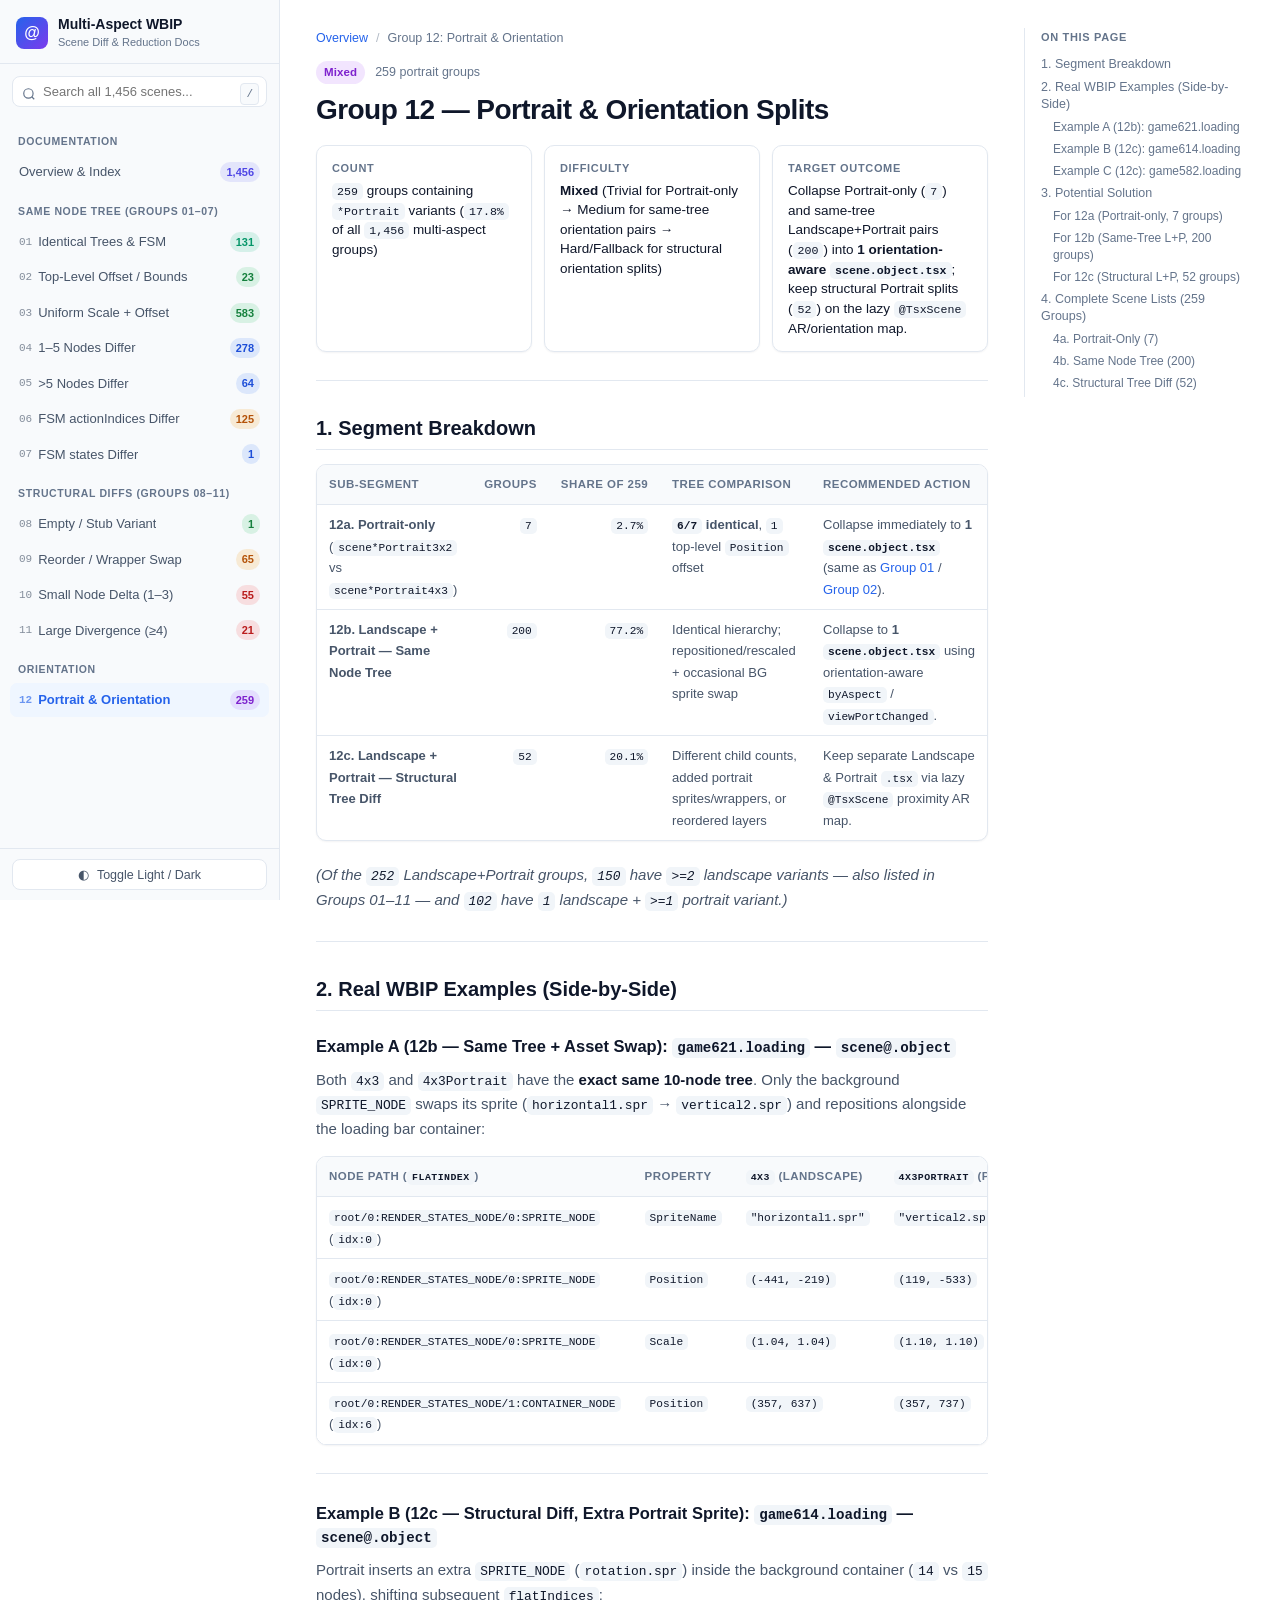
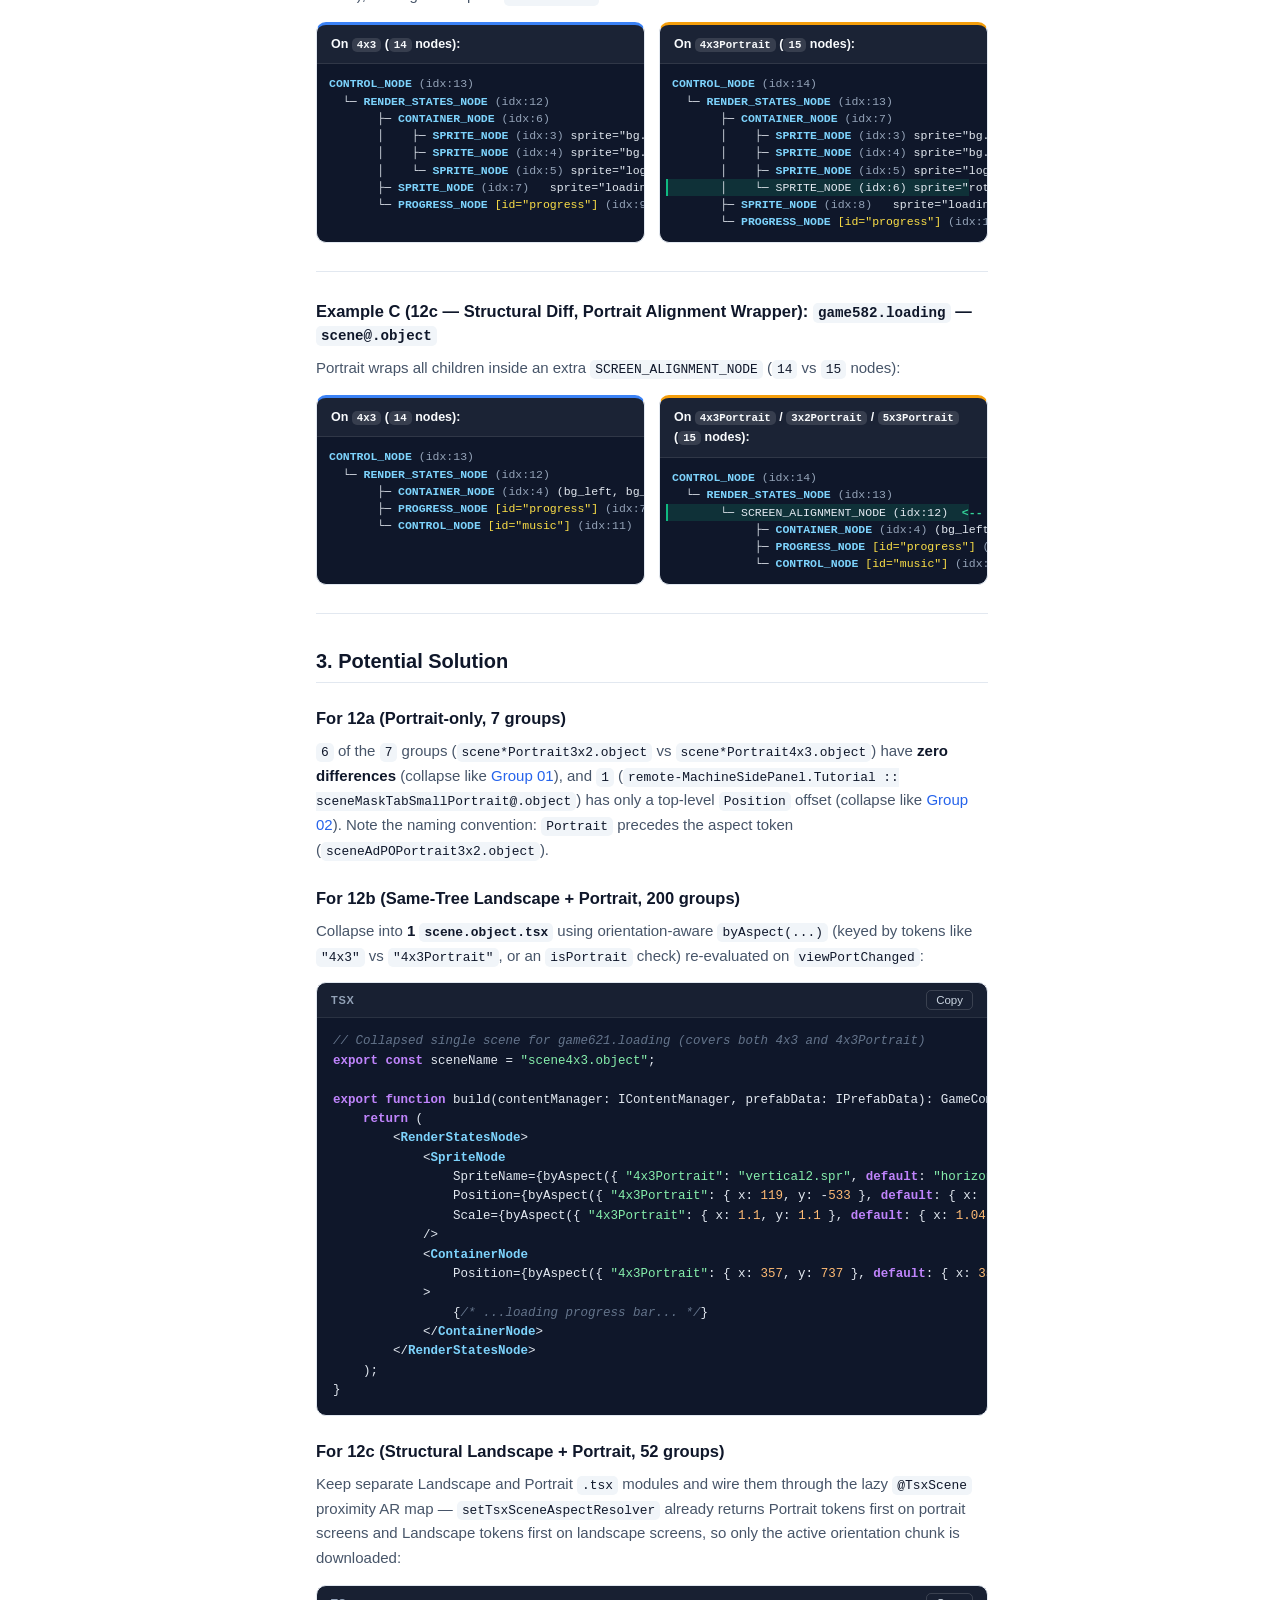
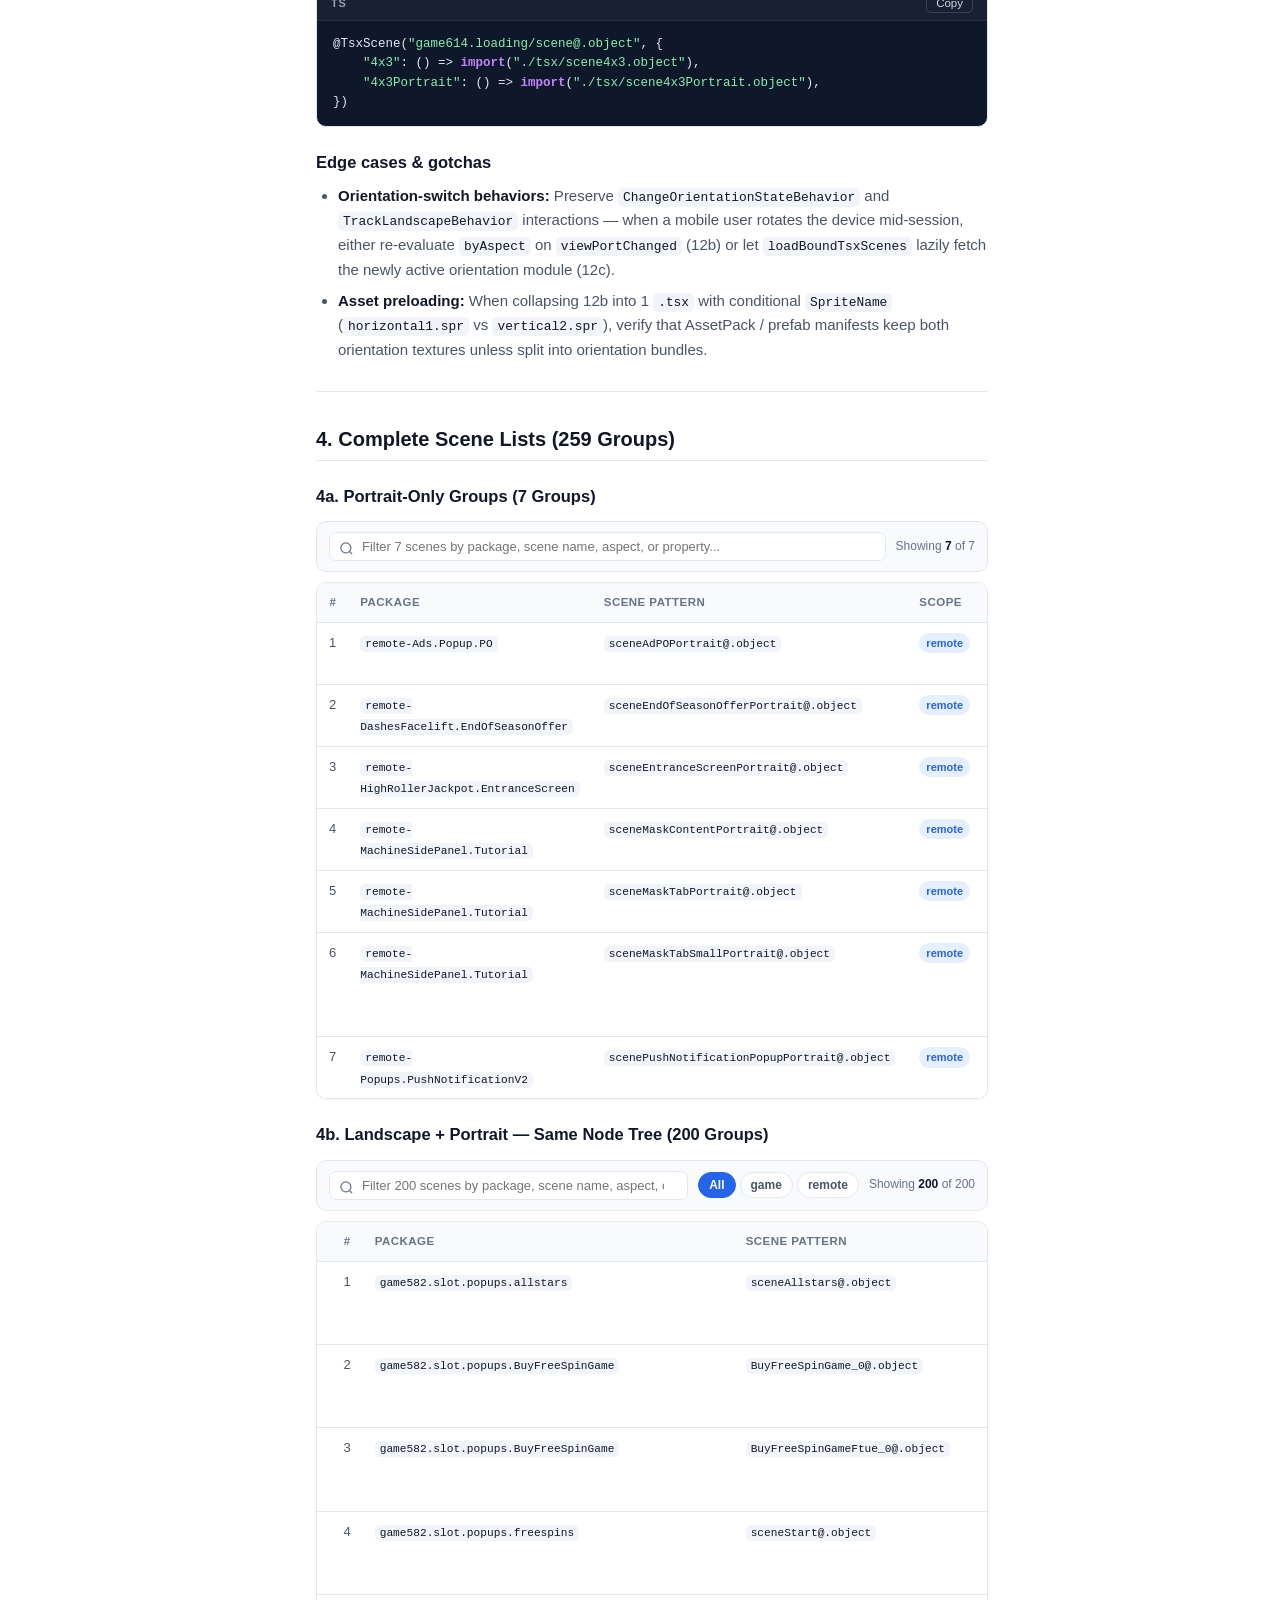
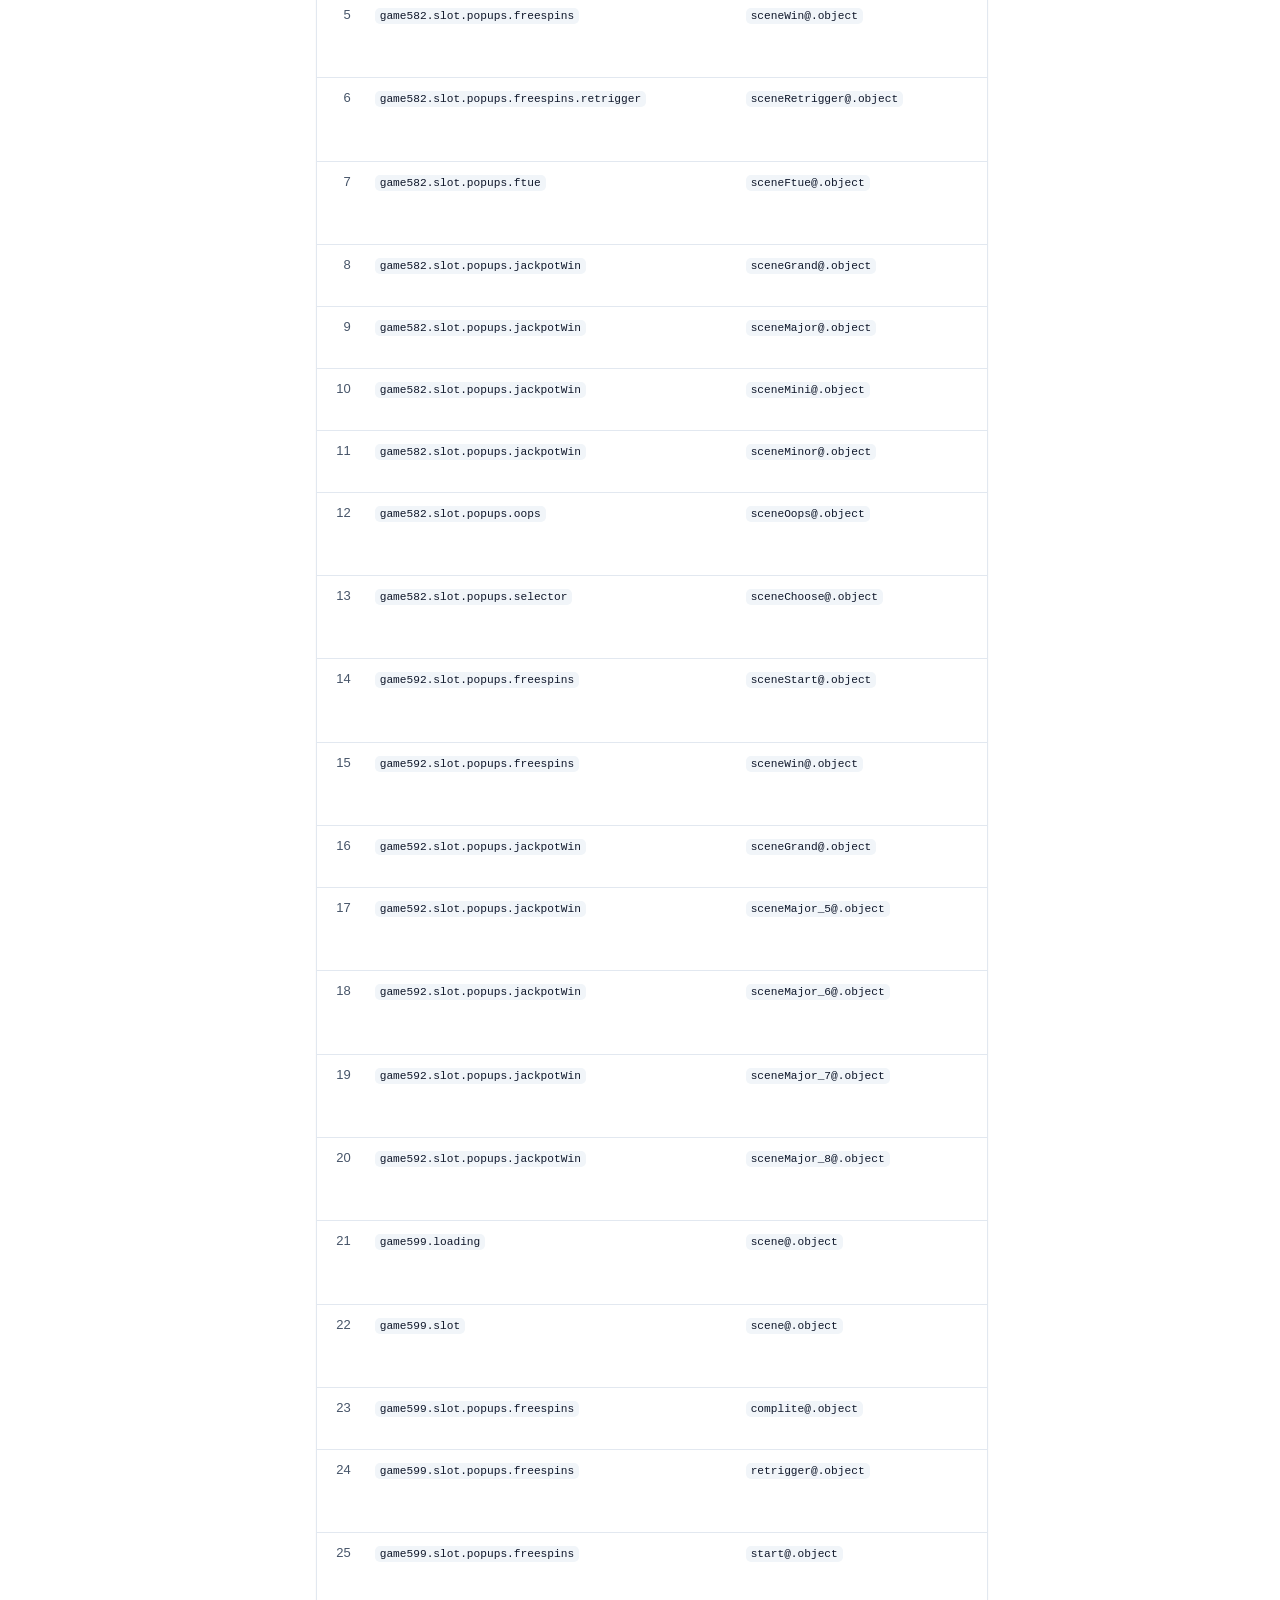
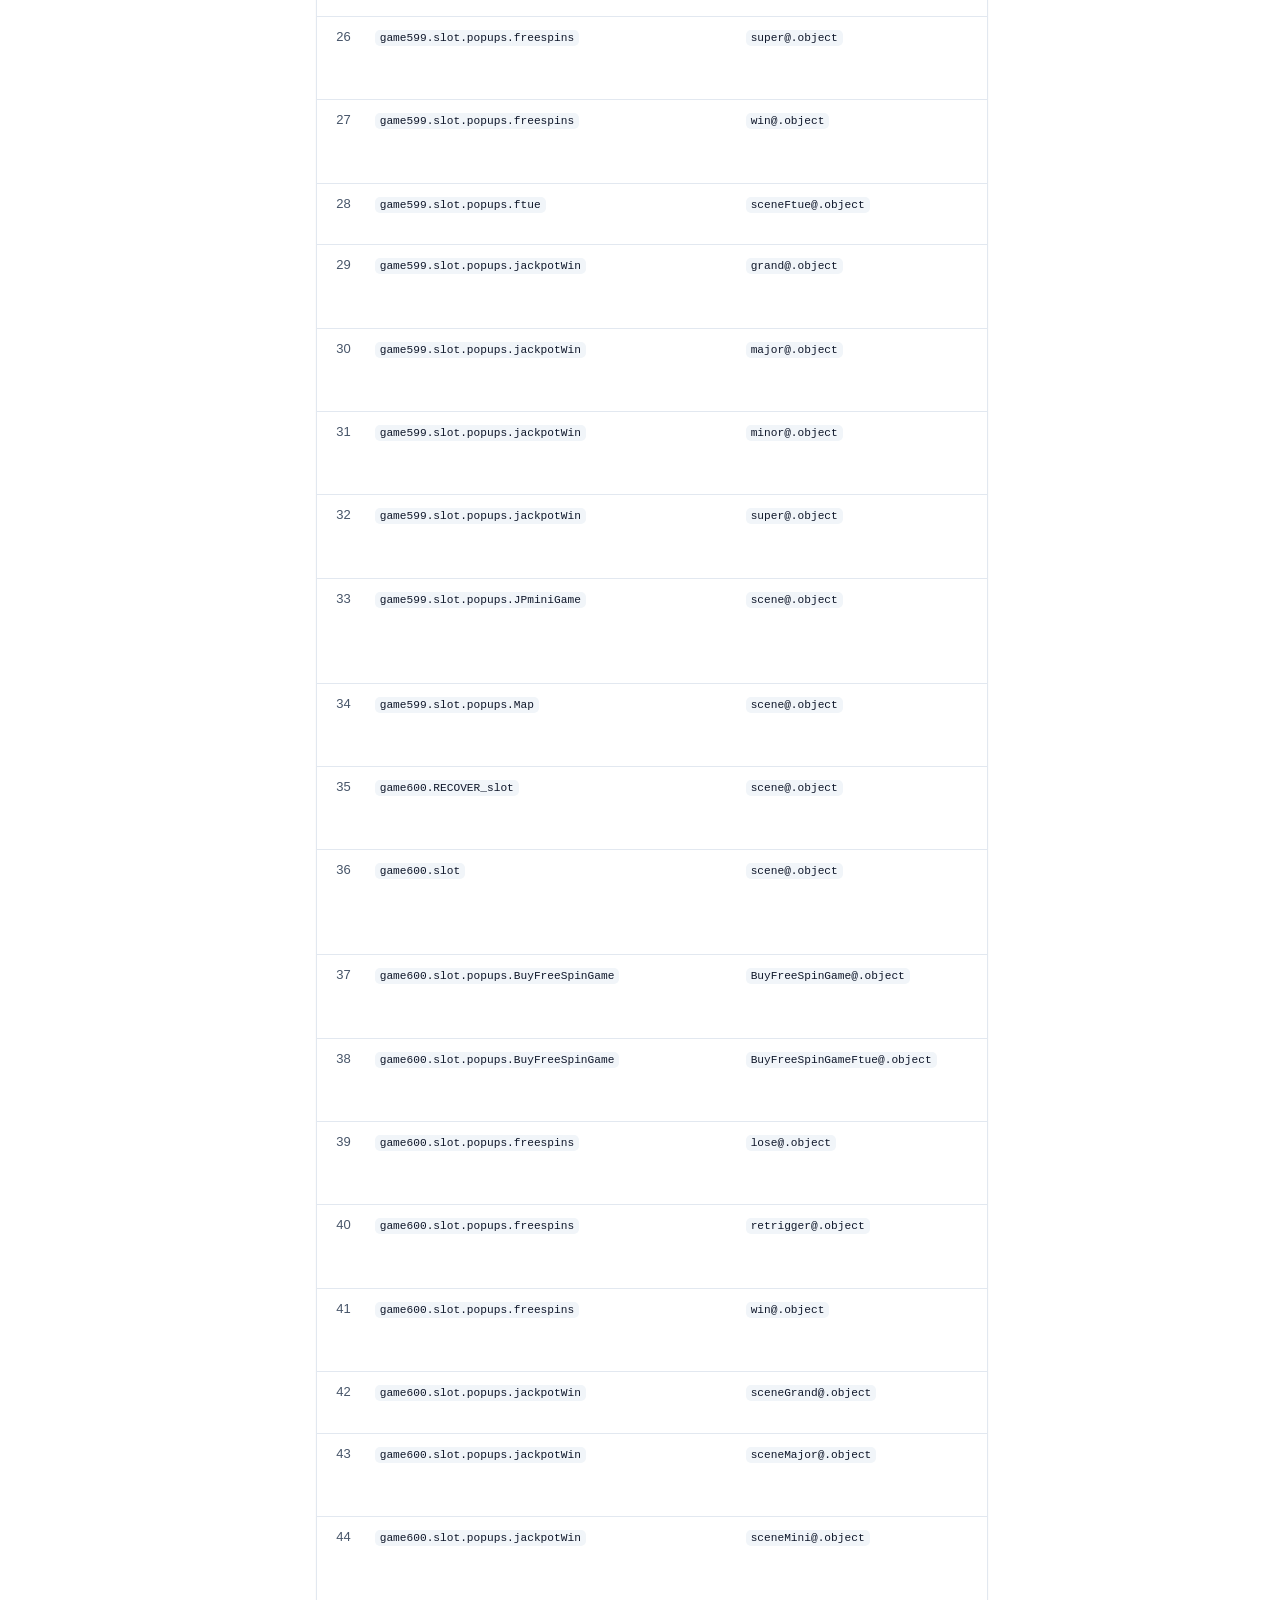
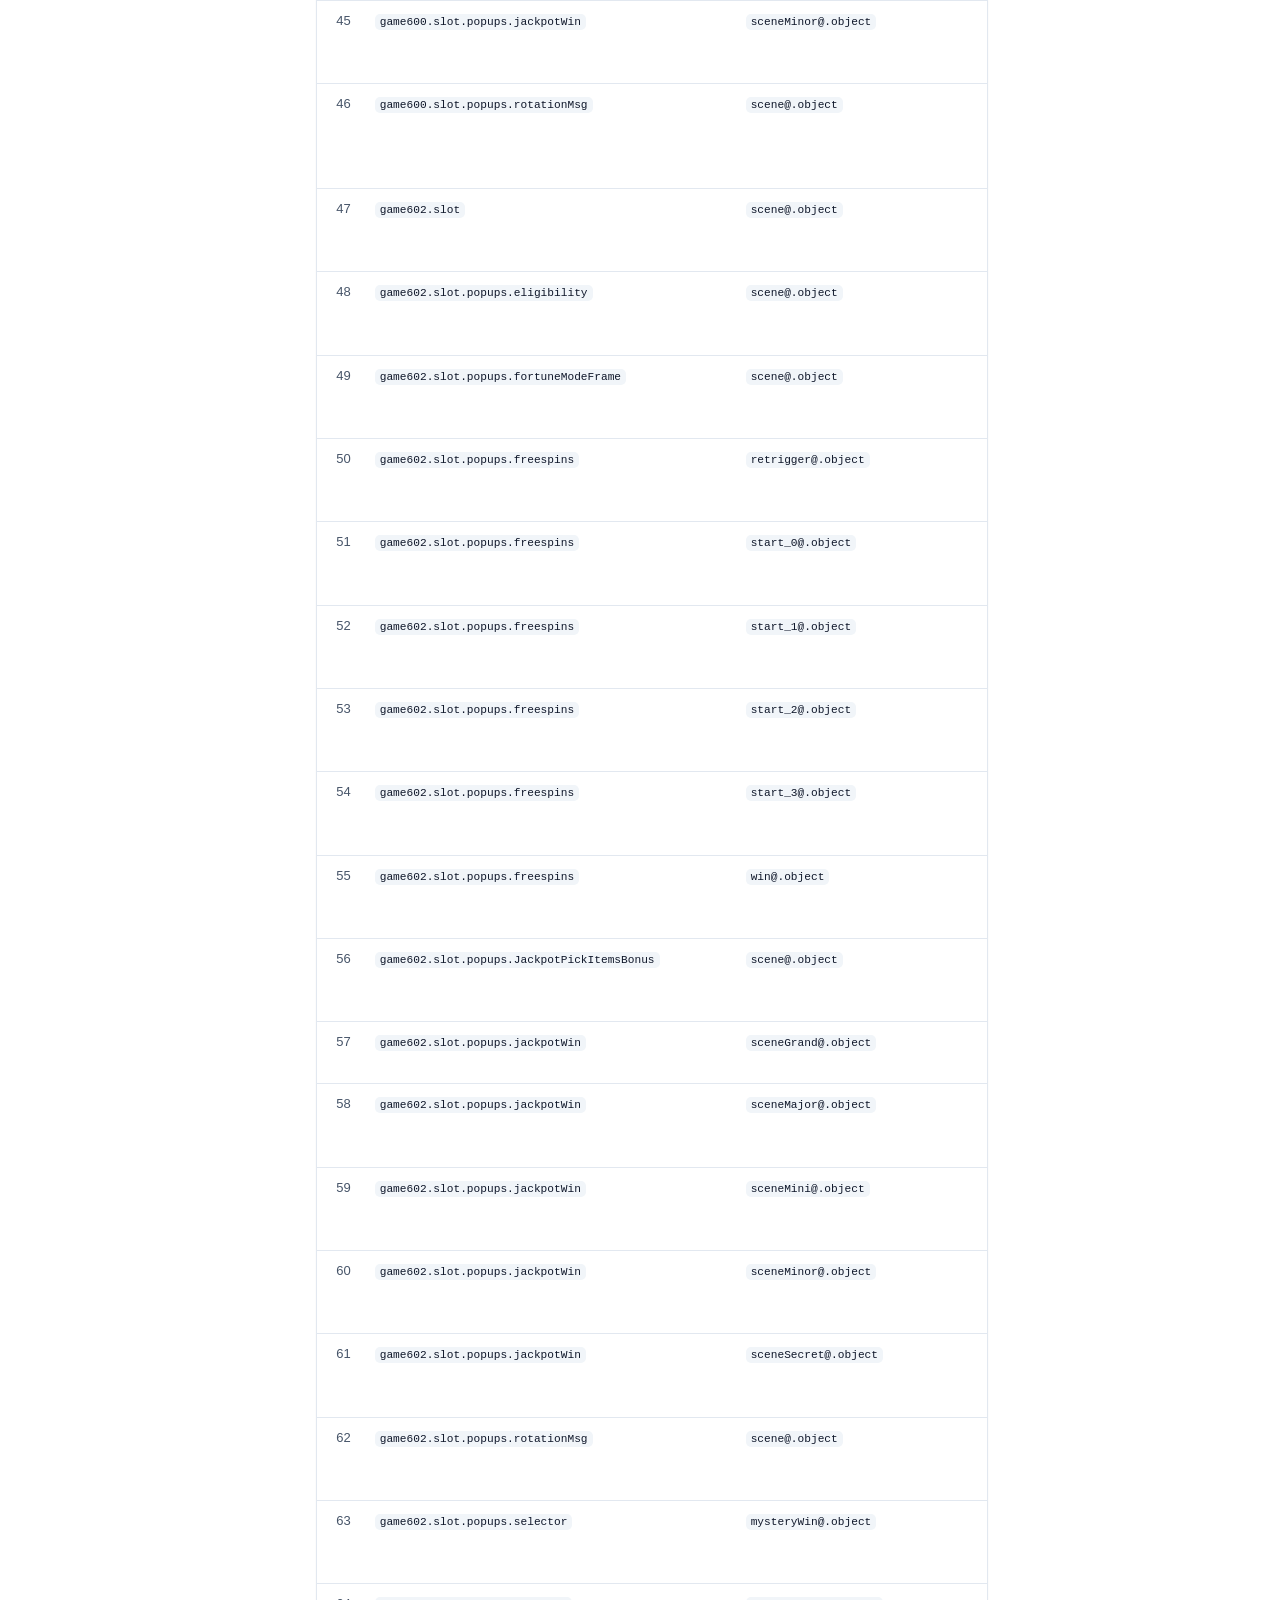
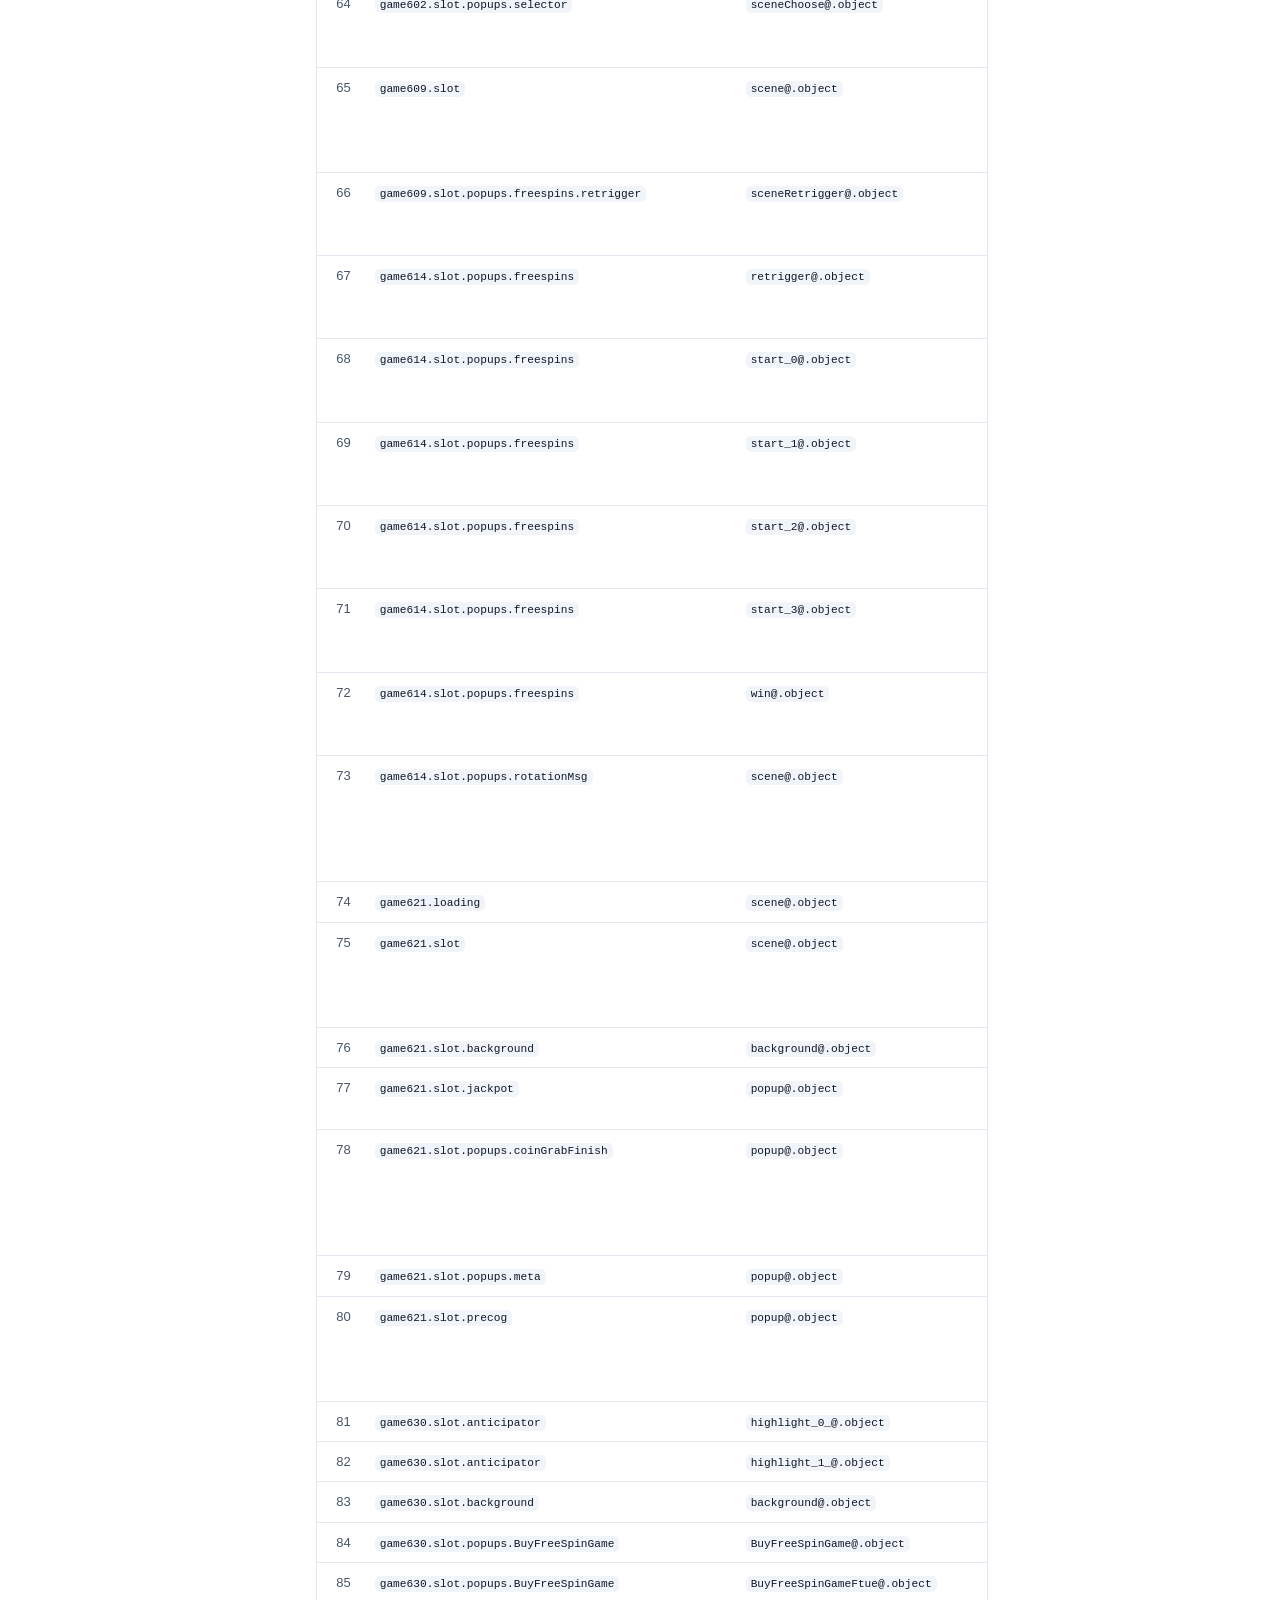
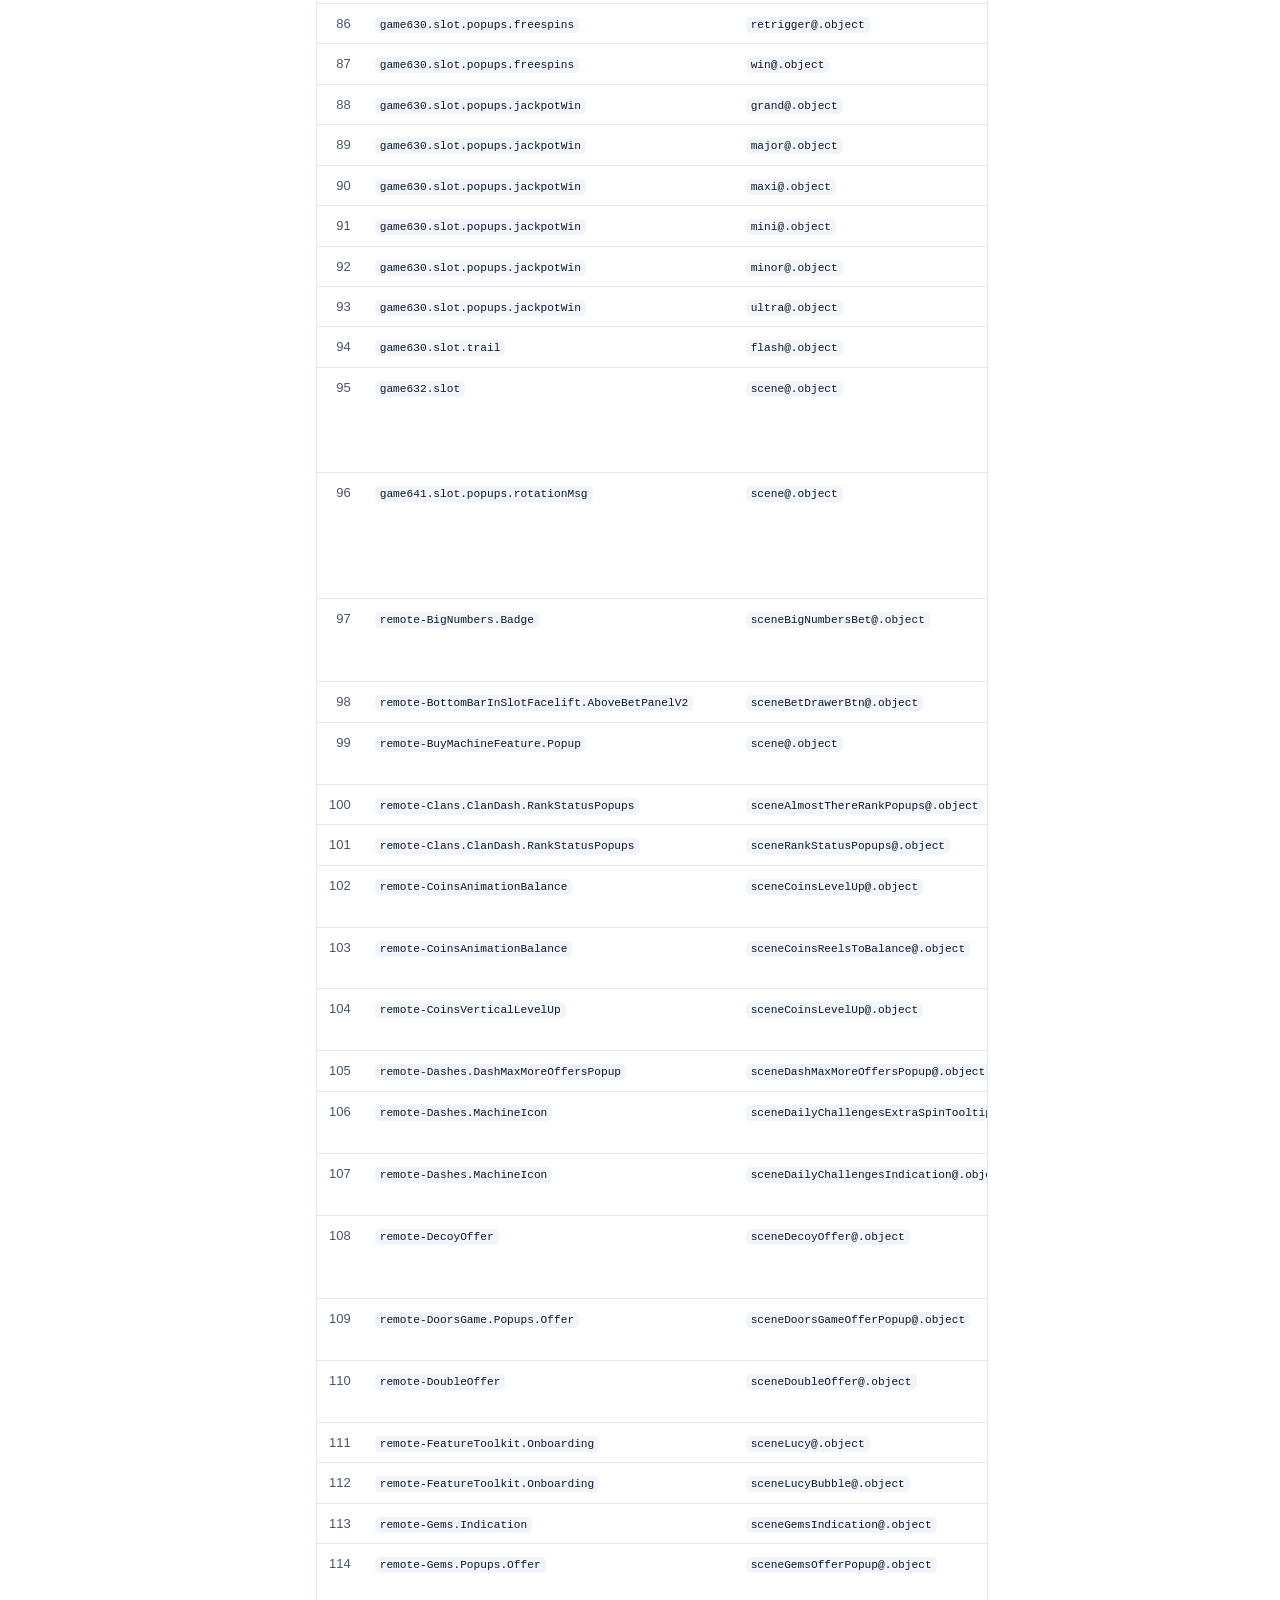
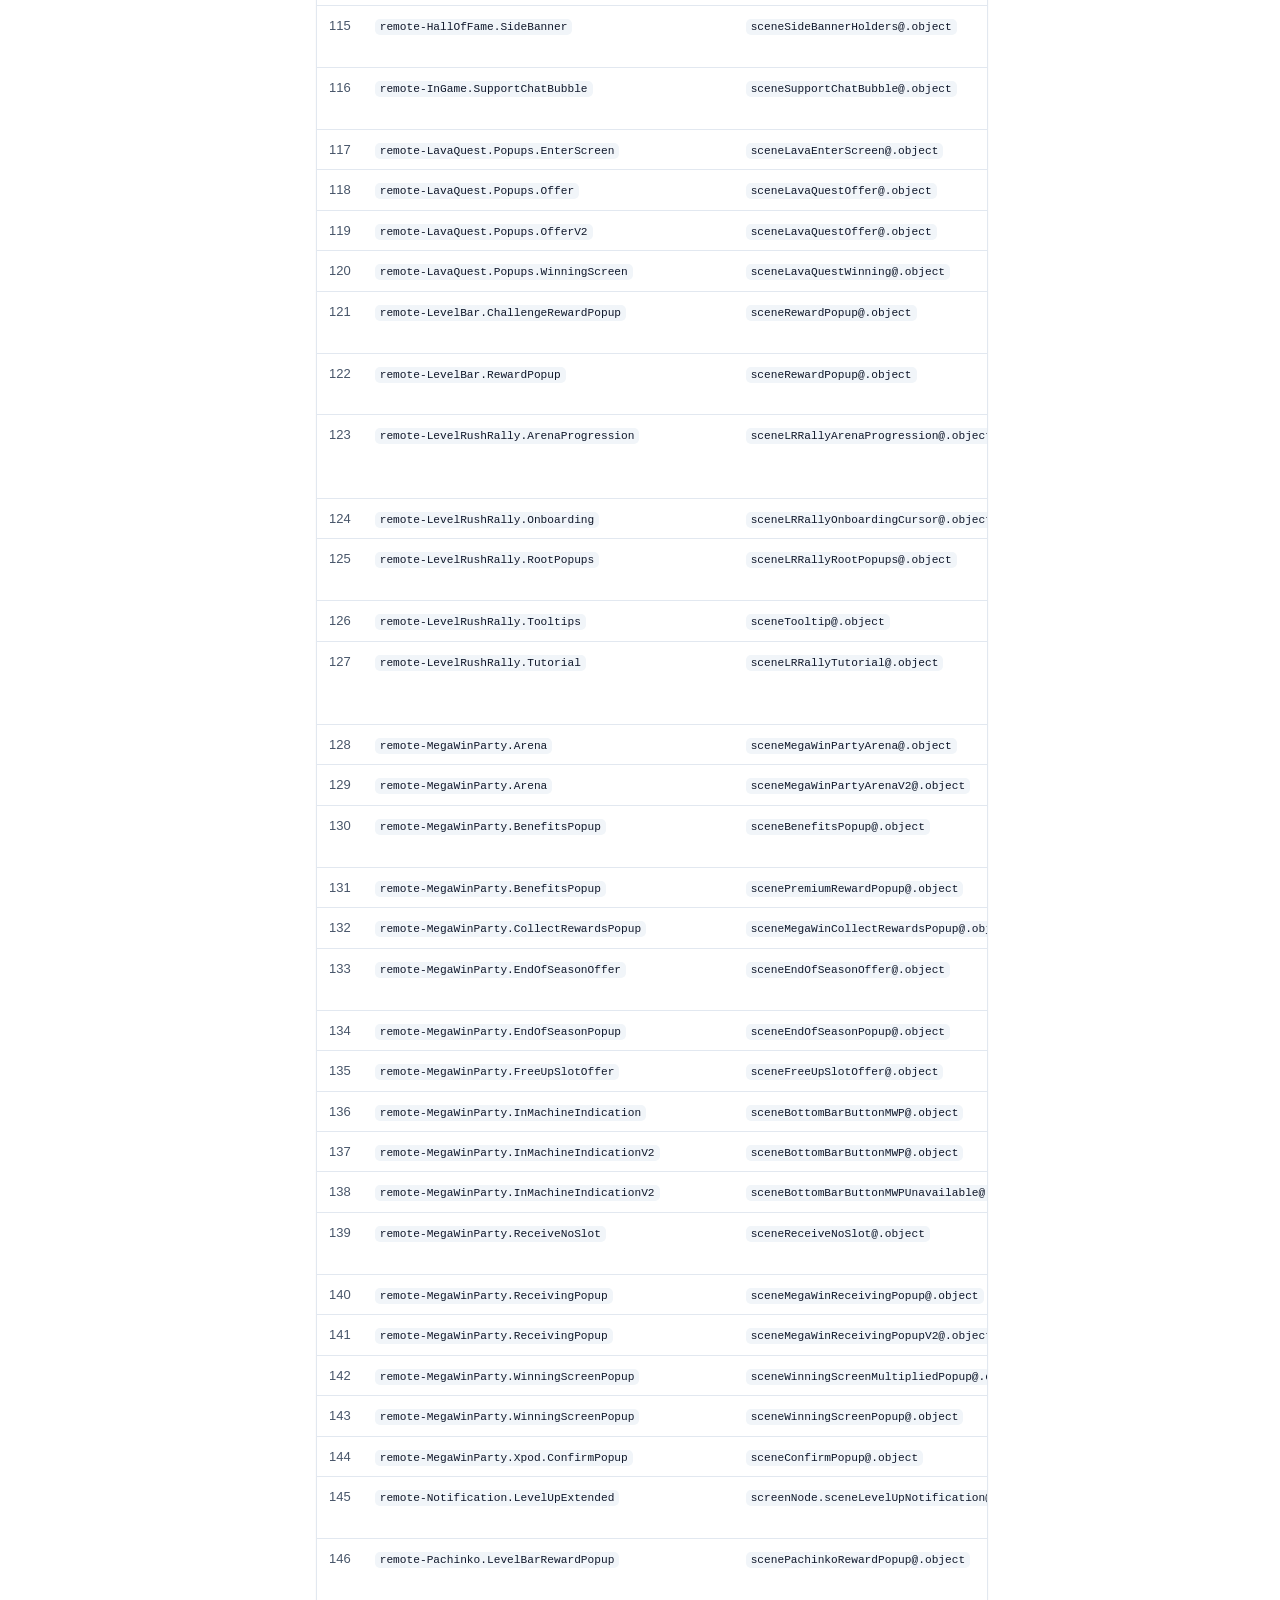
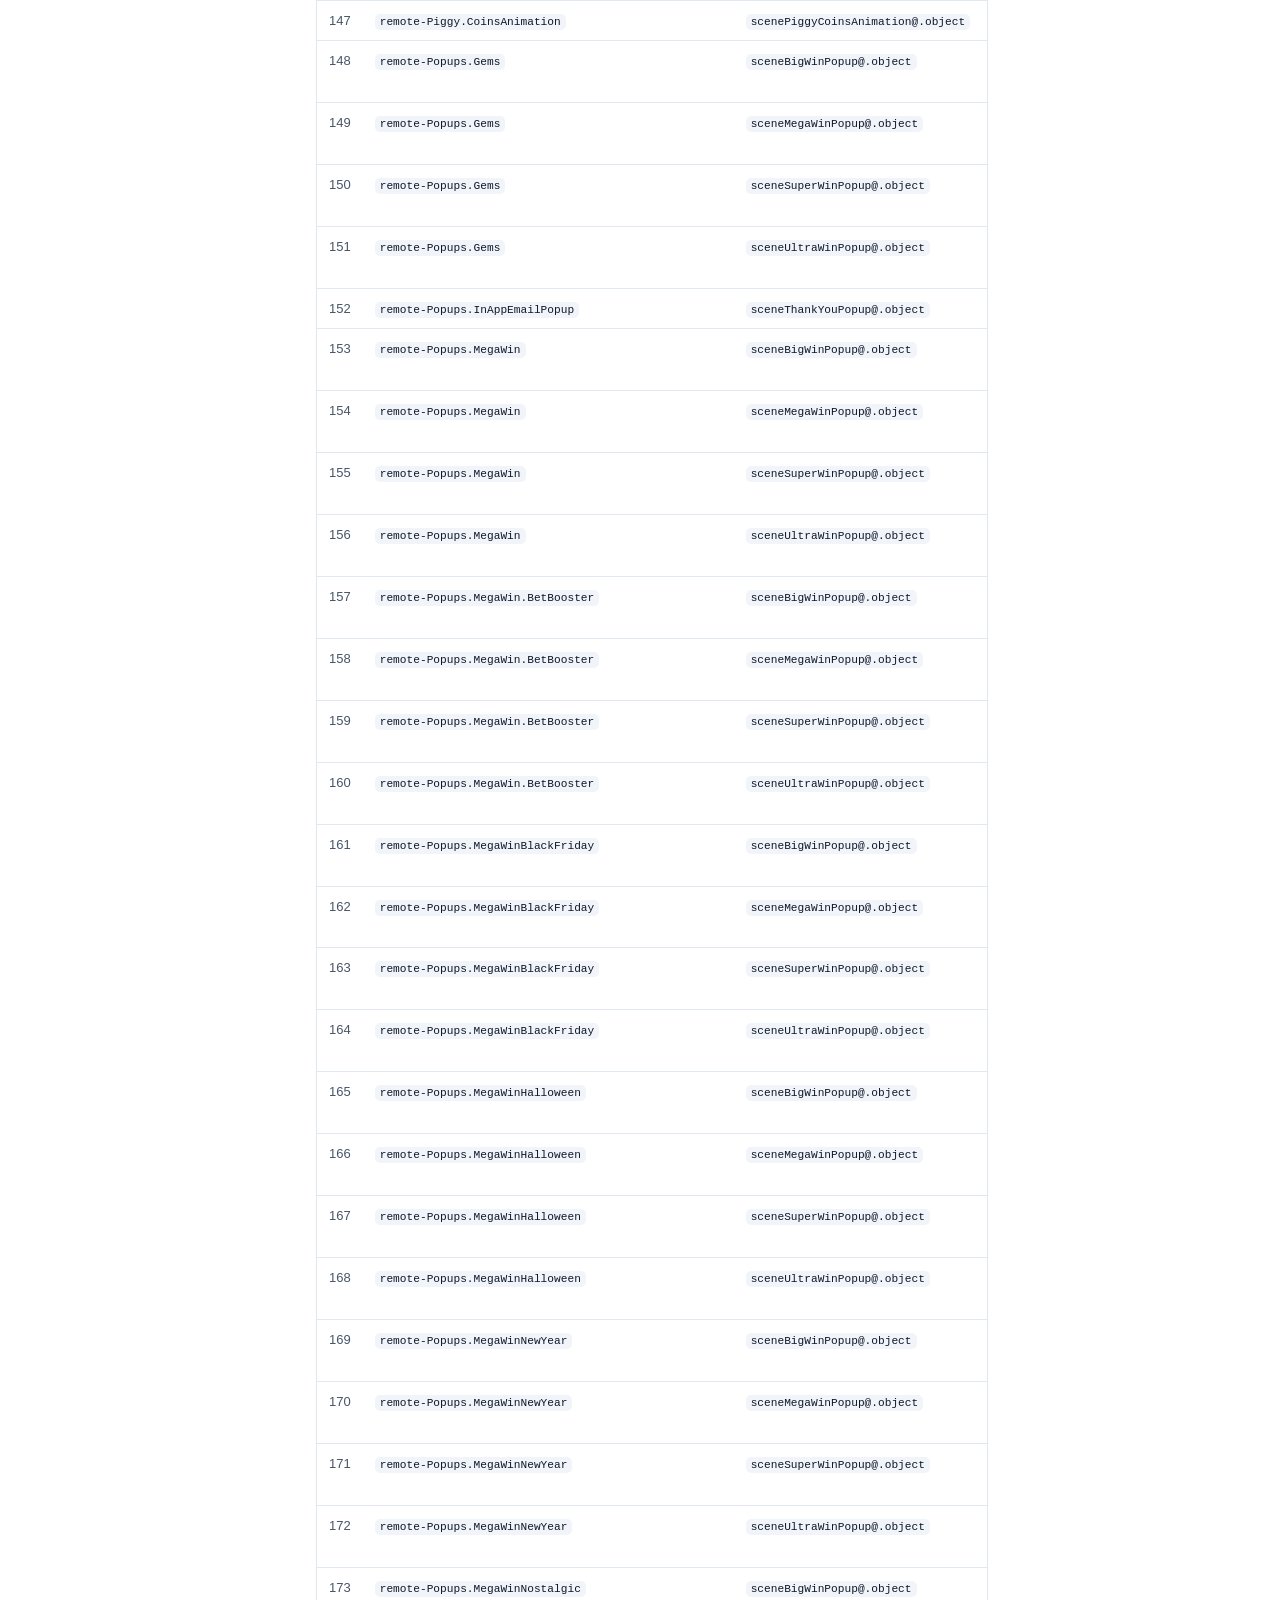
<file: 12-portrait-and-orientation.html>
<!DOCTYPE html>
<html lang="en">
<head>
  <meta charset="UTF-8" />
  <meta name="viewport" content="width=device-width, initial-scale=1.0" />
  <title>Group 12 — Portrait &amp; Orientation Splits — Multi-Aspect WBIP Scenes Docs</title>
  <link rel="stylesheet" href="./assets/style.css" />
  <script>
    (function() {
      var t = localStorage.getItem("wbip-docs-theme");
      if (t === "dark" || (!t && window.matchMedia && window.matchMedia("(prefers-color-scheme: dark)").matches)) {
        document.documentElement.setAttribute("data-theme", "dark");
      }
    })();
  </script>
</head>
<body>
  <div class="mobile-topbar">
    <button type="button" class="icon-btn" id="sidebar-open" aria-label="Open menu">☰</button>
    <a href="./index.html" class="mobile-brand">Multi-Aspect WBIP Docs</a>
    <button type="button" class="icon-btn" id="mobile-theme-toggle" aria-label="Toggle theme">◐</button>
  </div>
  <div class="sidebar-backdrop" id="sidebar-backdrop"></div>
  <div class="layout">
    <aside class="sidebar" id="sidebar">
    <div class="sidebar-brand">
      <a href="./index.html" class="brand-link">
        <span class="brand-logo">@</span>
        <span>
          <strong>Multi-Aspect WBIP</strong>
          <small>Scene Diff &amp; Reduction Docs</small>
        </span>
      </a>
      <button class="icon-btn mobile-close" id="sidebar-close" aria-label="Close navigation">✕</button>
    </div>
    <div class="global-search-box">
      <svg class="search-icon" viewBox="0 0 24 24" width="14" height="14" fill="none" stroke="currentColor" stroke-width="2"><circle cx="11" cy="11" r="8"/><path d="m21 21-4.3-4.3"/></svg>
      <input type="search" id="global-search-input" placeholder="Search all 1,456 scenes..." autocomplete="off" aria-label="Search all scenes across all groups" />
      <kbd>/</kbd>
      <div class="global-search-results" id="global-search-results" hidden></div>
    </div>
    <nav class="sidebar-nav" aria-label="Diff groups">
      <div class="nav-section-title">Documentation</div>
      <a class="nav-item" href="./index.html"><span class="nav-label">Overview &amp; Index</span><span class="nav-count badge-index">1,456</span></a>
      <div class="nav-section-title">Same Node Tree (Groups 01–07)</div>
      <a class="nav-item" href="./01-identical.html"><span class="nav-label"><span class="nav-num">01</span>Identical Trees &amp; FSM</span><span class="nav-count badge-trivial">131</span></a>
      <a class="nav-item" href="./02-root-offset-only.html"><span class="nav-label"><span class="nav-num">02</span>Top-Level Offset / Bounds</span><span class="nav-count badge-easy">23</span></a>
      <a class="nav-item" href="./03-root-uniform-scale-offset.html"><span class="nav-label"><span class="nav-num">03</span>Uniform Scale + Offset</span><span class="nav-count badge-easy">583</span></a>
      <a class="nav-item" href="./04-prop-diff-1-to-5-nodes.html"><span class="nav-label"><span class="nav-num">04</span>1–5 Nodes Differ</span><span class="nav-count badge-medium">278</span></a>
      <a class="nav-item" href="./05-prop-diff-many-nodes.html"><span class="nav-label"><span class="nav-num">05</span>&gt;5 Nodes Differ</span><span class="nav-count badge-medium">64</span></a>
      <a class="nav-item" href="./06-fsm-actions-differ.html"><span class="nav-label"><span class="nav-num">06</span>FSM actionIndices Differ</span><span class="nav-count badge-medhard">125</span></a>
      <a class="nav-item" href="./07-fsm-states-differ.html"><span class="nav-label"><span class="nav-num">07</span>FSM states Differ</span><span class="nav-count badge-medium">1</span></a>
      <div class="nav-section-title">Structural Diffs (Groups 08–11)</div>
      <a class="nav-item" href="./08-structural-empty-stub.html"><span class="nav-label"><span class="nav-num">08</span>Empty / Stub Variant</span><span class="nav-count badge-easy">1</span></a>
      <a class="nav-item" href="./09-structural-wrapper-or-reorder.html"><span class="nav-label"><span class="nav-num">09</span>Reorder / Wrapper Swap</span><span class="nav-count badge-medhard">65</span></a>
      <a class="nav-item" href="./10-structural-small-node-delta.html"><span class="nav-label"><span class="nav-num">10</span>Small Node Delta (1–3)</span><span class="nav-count badge-hard">55</span></a>
      <a class="nav-item" href="./11-structural-large-divergence.html"><span class="nav-label"><span class="nav-num">11</span>Large Divergence (≥4)</span><span class="nav-count badge-hard">21</span></a>
      <div class="nav-section-title">Orientation</div>
      <a class="nav-item active" href="./12-portrait-and-orientation.html"><span class="nav-label"><span class="nav-num">12</span>Portrait &amp; Orientation</span><span class="nav-count badge-mixed">259</span></a>
    </nav>
    <div class="sidebar-footer">
      <button type="button" class="theme-toggle" id="theme-toggle" aria-label="Toggle color theme">
        <span class="theme-icon">◐</span>
        <span class="theme-label">Toggle Light / Dark</span>
      </button>
    </div>
  </aside>
    <main class="main">
      <div class="content-grid">
        <article class="article">
          <div class="breadcrumb">
            <a href="./index.html">Overview</a>
            <span class="sep">/</span><span>Group 12: Portrait &amp; Orientation</span>
          </div>
          <div class="page-header">
          <div class="page-eyebrow">
            <span class="badge badge-mixed">Mixed</span>
            <span class="eyebrow-count">259 portrait groups</span>
          </div>
          <h1 id="group-12-portrait-orientation-splits">Group 12 — Portrait &amp; Orientation Splits</h1>
        </div>
<div class="meta-grid"><div class="meta-card"><div class="meta-label">Count</div><div class="meta-value"><code>259</code> groups containing <code>*Portrait</code> variants (<code>17.8%</code> of all <code>1,456</code> multi-aspect groups)</div></div><div class="meta-card"><div class="meta-label">Difficulty</div><div class="meta-value"><strong>Mixed</strong> (Trivial for Portrait-only → Medium for same-tree orientation pairs → Hard/Fallback for structural orientation splits)</div></div><div class="meta-card"><div class="meta-label">Target outcome</div><div class="meta-value">Collapse Portrait-only (<code>7</code>) and same-tree Landscape+Portrait pairs (<code>200</code>) into <strong>1 orientation-aware <code>scene.object.tsx</code></strong>; keep structural Portrait splits (<code>52</code>) on the lazy <code>@TsxScene</code> AR/orientation map.</div></div></div>
<hr class="section-divider" />
<h2 id="1-segment-breakdown"><a class="anchor" href="#1-segment-breakdown" aria-hidden="true">#</a>1. Segment Breakdown</h2>
<div class="table-wrap"><table id="tbl-12-1" class=""><thead><tr><th class="align-left">Sub-segment</th><th class="align-right">Groups</th><th class="align-right">Share of 259</th><th class="align-left">Tree Comparison</th><th class="align-left">Recommended Action</th></tr></thead><tbody><tr><td class="align-left"><strong>12a. Portrait-only</strong> (<code>scene*Portrait3x2</code> vs <code>scene*Portrait4x3</code>)</td><td class="align-right"><code>7</code></td><td class="align-right"><code>2.7%</code></td><td class="align-left"><strong><code>6/7</code> identical</strong>, <code>1</code> top-level <code>Position</code> offset</td><td class="align-left">Collapse immediately to <strong>1 <code>scene.object.tsx</code></strong> (same as <a href="./01-identical.html">Group 01</a> / <a href="./02-root-offset-only.html">Group 02</a>).</td></tr><tr><td class="align-left"><strong>12b. Landscape + Portrait — Same Node Tree</strong></td><td class="align-right"><code>200</code></td><td class="align-right"><code>77.2%</code></td><td class="align-left">Identical hierarchy; repositioned/rescaled + occasional BG sprite swap</td><td class="align-left">Collapse to <strong>1 <code>scene.object.tsx</code></strong> using orientation-aware <code>byAspect</code> / <code>viewPortChanged</code>.</td></tr><tr><td class="align-left"><strong>12c. Landscape + Portrait — Structural Tree Diff</strong></td><td class="align-right"><code>52</code></td><td class="align-right"><code>20.1%</code></td><td class="align-left">Different child counts, added portrait sprites/wrappers, or reordered layers</td><td class="align-left">Keep separate Landscape &amp; Portrait <code>.tsx</code> via lazy <code>@TsxScene</code> proximity AR map.</td></tr></tbody></table></div>
<p><em>(Of the <code>252</code> Landscape+Portrait groups, <code>150</code> have <code>&gt;=2</code> landscape variants — also listed in Groups 01–11 — and <code>102</code> have <code>1</code> landscape + <code>&gt;=1</code> portrait variant.)</em></p>
<hr class="section-divider" />
<h2 id="2-real-wbip-examples-side-by-side"><a class="anchor" href="#2-real-wbip-examples-side-by-side" aria-hidden="true">#</a>2. Real WBIP Examples (Side-by-Side)</h2>
<h3 id="example-a-12b-same-tree-asset-swap-sh-game621-loading-scene-object"><a class="anchor" href="#example-a-12b-same-tree-asset-swap-sh-game621-loading-scene-object" aria-hidden="true">#</a>Example A (12b — Same Tree + Asset Swap): <code>game621.loading</code> — <code>scene@.object</code></h3>
<p>Both <code>4x3</code> and <code>4x3Portrait</code> have the <strong>exact same 10-node tree</strong>. Only the background <code>SPRITE_NODE</code> swaps its sprite (<code>horizontal1.spr</code> → <code>vertical2.spr</code>) and repositions alongside the loading bar container:</p>
<div class="table-wrap"><table id="tbl-12-2" class=""><thead><tr><th class="align-left">Node Path (<code>flatIndex</code>)</th><th class="align-left">Property</th><th class="align-left"><code>4x3</code> (Landscape)</th><th class="align-left"><code>4x3Portrait</code> (Portrait)</th></tr></thead><tbody><tr data-scope="" data-search="root/0:render_states_node/0:sprite_node (idx:0) spritename &quot;horizontal1.spr&quot; &quot;vertical2.spr&quot;"><td class="align-left"><code>root/0:RENDER_STATES_NODE/0:SPRITE_NODE</code> (<code>idx:0</code>)</td><td class="align-left"><code>SpriteName</code></td><td class="align-left"><code>&quot;horizontal1.spr&quot;</code></td><td class="align-left"><code>&quot;vertical2.spr&quot;</code></td></tr><tr data-scope="" data-search="root/0:render_states_node/0:sprite_node (idx:0) position (-441, -219) (119, -533)"><td class="align-left"><code>root/0:RENDER_STATES_NODE/0:SPRITE_NODE</code> (<code>idx:0</code>)</td><td class="align-left"><code>Position</code></td><td class="align-left"><code>(-441, -219)</code></td><td class="align-left"><code>(119, -533)</code></td></tr><tr data-scope="" data-search="root/0:render_states_node/0:sprite_node (idx:0) scale (1.04, 1.04) (1.10, 1.10)"><td class="align-left"><code>root/0:RENDER_STATES_NODE/0:SPRITE_NODE</code> (<code>idx:0</code>)</td><td class="align-left"><code>Scale</code></td><td class="align-left"><code>(1.04, 1.04)</code></td><td class="align-left"><code>(1.10, 1.10)</code></td></tr><tr data-scope="" data-search="root/0:render_states_node/1:container_node (idx:6) position (357, 637) (357, 737)"><td class="align-left"><code>root/0:RENDER_STATES_NODE/1:CONTAINER_NODE</code> (<code>idx:6</code>)</td><td class="align-left"><code>Position</code></td><td class="align-left"><code>(357, 637)</code></td><td class="align-left"><code>(357, 737)</code></td></tr></tbody></table></div>
<hr class="section-divider" />
<h3 id="example-b-12c-structural-diff-extra-portrait-sprite-game614-loading-scene-object"><a class="anchor" href="#example-b-12c-structural-diff-extra-portrait-sprite-game614-loading-scene-object" aria-hidden="true">#</a>Example B (12c — Structural Diff, Extra Portrait Sprite): <code>game614.loading</code> — <code>scene@.object</code></h3>
<p>Portrait inserts an extra <code>SPRITE_NODE</code> (<code>rotation.spr</code>) inside the background container (<code>14</code> vs <code>15</code> nodes), shifting subsequent <code>flatIndices</code>:</p>
<div class="diff-compare">
        <div class="diff-pane diff-pane-left">
          <div class="diff-pane-header">On <code>4x3</code> (<code>14</code> nodes):</div>
          <pre><code><span class="tree-line"><span class="tok-node">CONTROL_NODE</span> <span class="tok-idx">(idx:13)</span></span>
<span class="tree-line">  └─ <span class="tok-node">RENDER_STATES_NODE</span> <span class="tok-idx">(idx:12)</span></span>
<span class="tree-line">       ├─ <span class="tok-node">CONTAINER_NODE</span> <span class="tok-idx">(idx:6)</span></span>
<span class="tree-line">       │    ├─ <span class="tok-node">SPRITE_NODE</span> <span class="tok-idx">(idx:3)</span> sprite=&quot;bg.spr&quot;</span>
<span class="tree-line">       │    ├─ <span class="tok-node">SPRITE_NODE</span> <span class="tok-idx">(idx:4)</span> sprite=&quot;bg.spr&quot;</span>
<span class="tree-line">       │    └─ <span class="tok-node">SPRITE_NODE</span> <span class="tok-idx">(idx:5)</span> sprite=&quot;logo.spr&quot;</span>
<span class="tree-line">       ├─ <span class="tok-node">SPRITE_NODE</span> <span class="tok-idx">(idx:7)</span>   sprite=&quot;loading_progress_bar_bg.spr&quot;</span>
<span class="tree-line">       └─ <span class="tok-node">PROGRESS_NODE</span> <span class="tok-id">[id=&quot;progress&quot;]</span> <span class="tok-idx">(idx:9)</span></span></code></pre>
        </div>
        <div class="diff-pane diff-pane-right">
          <div class="diff-pane-header">On <code>4x3Portrait</code> (<code>15</code> nodes):</div>
          <pre><code><span class="tree-line"><span class="tok-node">CONTROL_NODE</span> <span class="tok-idx">(idx:14)</span></span>
<span class="tree-line">  └─ <span class="tok-node">RENDER_STATES_NODE</span> <span class="tok-idx">(idx:13)</span></span>
<span class="tree-line">       ├─ <span class="tok-node">CONTAINER_NODE</span> <span class="tok-idx">(idx:7)</span></span>
<span class="tree-line">       │    ├─ <span class="tok-node">SPRITE_NODE</span> <span class="tok-idx">(idx:3)</span> sprite=&quot;bg.spr&quot;</span>
<span class="tree-line">       │    ├─ <span class="tok-node">SPRITE_NODE</span> <span class="tok-idx">(idx:4)</span> sprite=&quot;bg.spr&quot;</span>
<span class="tree-line">       │    ├─ <span class="tok-node">SPRITE_NODE</span> <span class="tok-idx">(idx:5)</span> sprite=&quot;logo.spr&quot;</span>
<span class="tree-line tree-line-add">       │    └─ SPRITE_NODE (idx:6) sprite=&quot;rotation.spr&quot;  <span class="tree-note">&lt;-- +1 Portrait-only sprite</span></span>
<span class="tree-line">       ├─ <span class="tok-node">SPRITE_NODE</span> <span class="tok-idx">(idx:8)</span>   sprite=&quot;loading_progress_bar_bg.spr&quot;</span>
<span class="tree-line">       └─ <span class="tok-node">PROGRESS_NODE</span> <span class="tok-id">[id=&quot;progress&quot;]</span> <span class="tok-idx">(idx:10)</span></span></code></pre>
        </div>
      </div>
<hr class="section-divider" />
<h3 id="example-c-12c-structural-diff-portrait-alignment-wrapper-game582-loading-scene-object"><a class="anchor" href="#example-c-12c-structural-diff-portrait-alignment-wrapper-game582-loading-scene-object" aria-hidden="true">#</a>Example C (12c — Structural Diff, Portrait Alignment Wrapper): <code>game582.loading</code> — <code>scene@.object</code></h3>
<p>Portrait wraps all children inside an extra <code>SCREEN_ALIGNMENT_NODE</code> (<code>14</code> vs <code>15</code> nodes):</p>
<div class="diff-compare">
        <div class="diff-pane diff-pane-left">
          <div class="diff-pane-header">On <code>4x3</code> (<code>14</code> nodes):</div>
          <pre><code><span class="tree-line"><span class="tok-node">CONTROL_NODE</span> <span class="tok-idx">(idx:13)</span></span>
<span class="tree-line">  └─ <span class="tok-node">RENDER_STATES_NODE</span> <span class="tok-idx">(idx:12)</span></span>
<span class="tree-line">       ├─ <span class="tok-node">CONTAINER_NODE</span> <span class="tok-idx">(idx:4)</span> (bg_left, bg_right, logo)</span>
<span class="tree-line">       ├─ <span class="tok-node">PROGRESS_NODE</span> <span class="tok-id">[id=&quot;progress&quot;]</span> <span class="tok-idx">(idx:7)</span></span>
<span class="tree-line">       └─ <span class="tok-node">CONTROL_NODE</span> <span class="tok-id">[id=&quot;music&quot;]</span> <span class="tok-idx">(idx:11)</span></span></code></pre>
        </div>
        <div class="diff-pane diff-pane-right">
          <div class="diff-pane-header">On <code>4x3Portrait</code> / <code>3x2Portrait</code> / <code>5x3Portrait</code> (<code>15</code> nodes):</div>
          <pre><code><span class="tree-line"><span class="tok-node">CONTROL_NODE</span> <span class="tok-idx">(idx:14)</span></span>
<span class="tree-line">  └─ <span class="tok-node">RENDER_STATES_NODE</span> <span class="tok-idx">(idx:13)</span></span>
<span class="tree-line tree-line-add">       └─ SCREEN_ALIGNMENT_NODE (idx:12)  <span class="tree-note">&lt;-- +1 Portrait wrapper</span></span>
<span class="tree-line">            ├─ <span class="tok-node">CONTAINER_NODE</span> <span class="tok-idx">(idx:4)</span> (bg_left, bg_right, logo)</span>
<span class="tree-line">            ├─ <span class="tok-node">PROGRESS_NODE</span> <span class="tok-id">[id=&quot;progress&quot;]</span> <span class="tok-idx">(idx:7)</span></span>
<span class="tree-line">            └─ <span class="tok-node">CONTROL_NODE</span> <span class="tok-id">[id=&quot;music&quot;]</span> <span class="tok-idx">(idx:11)</span></span></code></pre>
        </div>
      </div>
<hr class="section-divider" />
<h2 id="3-potential-solution"><a class="anchor" href="#3-potential-solution" aria-hidden="true">#</a>3. Potential Solution</h2>
<h3 id="for-12a-portrait-only-7-groups"><a class="anchor" href="#for-12a-portrait-only-7-groups" aria-hidden="true">#</a>For 12a (Portrait-only, 7 groups)</h3>
<p><code>6</code> of the <code>7</code> groups (<code>scene*Portrait3x2.object</code> vs <code>scene*Portrait4x3.object</code>) have <strong>zero differences</strong> (collapse like <a href="./01-identical.html">Group 01</a>), and <code>1</code> (<code>remote-MachineSidePanel.Tutorial :: sceneMaskTabSmallPortrait@.object</code>) has only a top-level <code>Position</code> offset (collapse like <a href="./02-root-offset-only.html">Group 02</a>). Note the naming convention: <code>Portrait</code> precedes the aspect token (<code>sceneAdPOPortrait3x2.object</code>).</p>
<h3 id="for-12b-same-tree-landscape-portrait-200-groups"><a class="anchor" href="#for-12b-same-tree-landscape-portrait-200-groups" aria-hidden="true">#</a>For 12b (Same-Tree Landscape + Portrait, 200 groups)</h3>
<p>Collapse into <strong>1 <code>scene.object.tsx</code></strong> using orientation-aware <code>byAspect(...)</code> (keyed by tokens like <code>&quot;4x3&quot;</code> vs <code>&quot;4x3Portrait&quot;</code>, or an <code>isPortrait</code> check) re-evaluated on <code>viewPortChanged</code>:</p>
<div class="code-block">
        <div class="code-header">
          <span class="code-lang">TSX</span>
          <button class="copy-btn" type="button" data-copy>Copy</button>
        </div>
        <pre><code class="lang-tsx"><span class="tok-comment">// Collapsed single scene for game621.loading (covers both 4x3 and 4x3Portrait)</span>
<span class="tok-kw">export</span> <span class="tok-kw">const</span> sceneName = <span class="tok-string">&quot;scene4x3.object&quot;</span>;

<span class="tok-kw">export</span> <span class="tok-kw">function</span> build(contentManager: IContentManager, prefabData: IPrefabData): GameComponent {
    <span class="tok-kw">return</span> (
        &lt;<span class="tok-tag">RenderStatesNode</span>&gt;
            &lt;<span class="tok-tag">SpriteNode</span>
                SpriteName={byAspect({ <span class="tok-string">&quot;4x3Portrait&quot;</span>: <span class="tok-string">&quot;vertical2.spr&quot;</span>, <span class="tok-kw">default</span>: <span class="tok-string">&quot;horizontal1.spr&quot;</span> })}
                Position={byAspect({ <span class="tok-string">&quot;4x3Portrait&quot;</span>: { x: <span class="tok-num">119</span>, y: -<span class="tok-num">533</span> }, <span class="tok-kw">default</span>: { x: -<span class="tok-num">441</span>, y: -<span class="tok-num">219</span> } })}
                Scale={byAspect({ <span class="tok-string">&quot;4x3Portrait&quot;</span>: { x: <span class="tok-num">1.1</span>, y: <span class="tok-num">1.1</span> }, <span class="tok-kw">default</span>: { x: <span class="tok-num">1.04</span>, y: <span class="tok-num">1.04</span> } })}
            /&gt;
            &lt;<span class="tok-tag">ContainerNode</span>
                Position={byAspect({ <span class="tok-string">&quot;4x3Portrait&quot;</span>: { x: <span class="tok-num">357</span>, y: <span class="tok-num">737</span> }, <span class="tok-kw">default</span>: { x: <span class="tok-num">357</span>, y: <span class="tok-num">637</span> } })}
            &gt;
                {<span class="tok-comment">/* ...loading progress bar... */</span>}
            &lt;/<span class="tok-tag">ContainerNode</span>&gt;
        &lt;/<span class="tok-tag">RenderStatesNode</span>&gt;
    );
}</code></pre>
      </div>
<h3 id="for-12c-structural-landscape-portrait-52-groups"><a class="anchor" href="#for-12c-structural-landscape-portrait-52-groups" aria-hidden="true">#</a>For 12c (Structural Landscape + Portrait, 52 groups)</h3>
<p>Keep separate Landscape and Portrait <code>.tsx</code> modules and wire them through the lazy <code>@TsxScene</code> proximity AR map — <code>setTsxSceneAspectResolver</code> already returns Portrait tokens first on portrait screens and Landscape tokens first on landscape screens, so only the active orientation chunk is downloaded:</p>
<div class="code-block">
        <div class="code-header">
          <span class="code-lang">TS</span>
          <button class="copy-btn" type="button" data-copy>Copy</button>
        </div>
        <pre><code class="lang-ts">@TsxScene(<span class="tok-string">&quot;game614.loading/scene@.object&quot;</span>, {
    <span class="tok-string">&quot;4x3&quot;</span>: () =&gt; <span class="tok-kw">import</span>(<span class="tok-string">&quot;./tsx/scene4x3.object&quot;</span>),
    <span class="tok-string">&quot;4x3Portrait&quot;</span>: () =&gt; <span class="tok-kw">import</span>(<span class="tok-string">&quot;./tsx/scene4x3Portrait.object&quot;</span>),
})</code></pre>
      </div>
<h3 id="edge-cases-gotchas"><a class="anchor" href="#edge-cases-gotchas" aria-hidden="true">#</a>Edge cases &amp; gotchas</h3>
<ul><li><strong>Orientation-switch behaviors:</strong> Preserve <code>ChangeOrientationStateBehavior</code> and <code>TrackLandscapeBehavior</code> interactions — when a mobile user rotates the device mid-session, either re-evaluate <code>byAspect</code> on <code>viewPortChanged</code> (12b) or let <code>loadBoundTsxScenes</code> lazily fetch the newly active orientation module (12c).</li><li><strong>Asset preloading:</strong> When collapsing 12b into 1 <code>.tsx</code> with conditional <code>SpriteName</code> (<code>horizontal1.spr</code> vs <code>vertical2.spr</code>), verify that AssetPack / prefab manifests keep both orientation textures unless split into orientation bundles.</li></ul>
<hr class="section-divider" />
<h2 id="4-complete-scene-lists-259-groups"><a class="anchor" href="#4-complete-scene-lists-259-groups" aria-hidden="true">#</a>4. Complete Scene Lists (259 Groups)</h2>
<h3 id="4a-portrait-only-groups-7-groups"><a class="anchor" href="#4a-portrait-only-groups-7-groups" aria-hidden="true">#</a>4a. Portrait-Only Groups (7 Groups)</h3>
<div class="table-toolbar" data-table-toolbar="tbl-12-3">
              <div class="table-search-wrap">
                <svg class="search-icon" viewBox="0 0 24 24" width="15" height="15" fill="none" stroke="currentColor" stroke-width="2"><circle cx="11" cy="11" r="8"/><path d="m21 21-4.3-4.3"/></svg>
                <input type="search" class="table-search" placeholder="Filter 7 scenes by package, scene name, aspect, or property..." aria-label="Filter table" />
              </div>
              
              <span class="table-count" data-count>Showing <strong>7</strong> of 7</span>
            </div><div class="table-wrap"><table id="tbl-12-3" class="inventory-table"><thead><tr><th class="align-right">#</th><th class="align-left">Package</th><th class="align-left">Scene Pattern</th><th class="align-left">Scope</th><th class="align-left">Variants</th><th class="align-left">Tree Diff</th></tr></thead><tbody><tr data-scope="remote" data-search="1 remote-ads.popup.po sceneadpoportrait@.object remote 4x3, 3x2 identical"><td class="align-right">1</td><td class="align-left"><code>remote-Ads.Popup.PO</code></td><td class="align-left"><code>sceneAdPOPortrait@.object</code></td><td class="align-left"><span class="scope-pill scope-remote">remote</span></td><td class="align-left"><code>4x3</code>, <code>3x2</code></td><td class="align-left">Identical (<code>0</code> diffs)</td></tr><tr data-scope="remote" data-search="2 remote-dashesfacelift.endofseasonoffer sceneendofseasonofferportrait@.object remote 4x3, 3x2 identical"><td class="align-right">2</td><td class="align-left"><code>remote-DashesFacelift.EndOfSeasonOffer</code></td><td class="align-left"><code>sceneEndOfSeasonOfferPortrait@.object</code></td><td class="align-left"><span class="scope-pill scope-remote">remote</span></td><td class="align-left"><code>4x3</code>, <code>3x2</code></td><td class="align-left">Identical (<code>0</code> diffs)</td></tr><tr data-scope="remote" data-search="3 remote-highrollerjackpot.entrancescreen sceneentrancescreenportrait@.object remote 4x3, 3x2 identical"><td class="align-right">3</td><td class="align-left"><code>remote-HighRollerJackpot.EntranceScreen</code></td><td class="align-left"><code>sceneEntranceScreenPortrait@.object</code></td><td class="align-left"><span class="scope-pill scope-remote">remote</span></td><td class="align-left"><code>4x3</code>, <code>3x2</code></td><td class="align-left">Identical (<code>0</code> diffs)</td></tr><tr data-scope="remote" data-search="4 remote-machinesidepanel.tutorial scenemaskcontentportrait@.object remote 4x3, 3x2 identical"><td class="align-right">4</td><td class="align-left"><code>remote-MachineSidePanel.Tutorial</code></td><td class="align-left"><code>sceneMaskContentPortrait@.object</code></td><td class="align-left"><span class="scope-pill scope-remote">remote</span></td><td class="align-left"><code>4x3</code>, <code>3x2</code></td><td class="align-left">Identical (<code>0</code> diffs)</td></tr><tr data-scope="remote" data-search="5 remote-machinesidepanel.tutorial scenemasktabportrait@.object remote 4x3, 3x2 identical"><td class="align-right">5</td><td class="align-left"><code>remote-MachineSidePanel.Tutorial</code></td><td class="align-left"><code>sceneMaskTabPortrait@.object</code></td><td class="align-left"><span class="scope-pill scope-remote">remote</span></td><td class="align-left"><code>4x3</code>, <code>3x2</code></td><td class="align-left">Identical (<code>0</code> diffs)</td></tr><tr data-scope="remote" data-search="6 remote-machinesidepanel.tutorial scenemasktabsmallportrait@.object remote 4x3, 3x2 position"><td class="align-right">6</td><td class="align-left"><code>remote-MachineSidePanel.Tutorial</code></td><td class="align-left"><code>sceneMaskTabSmallPortrait@.object</code></td><td class="align-left"><span class="scope-pill scope-remote">remote</span></td><td class="align-left"><code>4x3</code>, <code>3x2</code></td><td class="align-left">Top-level <code>Position</code> offset (Group 02)</td></tr><tr data-scope="remote" data-search="7 remote-popups.pushnotificationv2 scenepushnotificationpopupportrait@.object remote 4x3, 3x2 identical"><td class="align-right">7</td><td class="align-left"><code>remote-Popups.PushNotificationV2</code></td><td class="align-left"><code>scenePushNotificationPopupPortrait@.object</code></td><td class="align-left"><span class="scope-pill scope-remote">remote</span></td><td class="align-left"><code>4x3</code>, <code>3x2</code></td><td class="align-left">Identical (<code>0</code> diffs)</td></tr></tbody></table></div>
<h3 id="4b-landscape-portrait-same-node-tree-200-groups"><a class="anchor" href="#4b-landscape-portrait-same-node-tree-200-groups" aria-hidden="true">#</a>4b. Landscape + Portrait — Same Node Tree (200 Groups)</h3>
<div class="table-toolbar" data-table-toolbar="tbl-12-4">
              <div class="table-search-wrap">
                <svg class="search-icon" viewBox="0 0 24 24" width="15" height="15" fill="none" stroke="currentColor" stroke-width="2"><circle cx="11" cy="11" r="8"/><path d="m21 21-4.3-4.3"/></svg>
                <input type="search" class="table-search" placeholder="Filter 200 scenes by package, scene name, aspect, or property..." aria-label="Filter table" />
              </div>
              <div class="scope-chips" role="group" aria-label="Filter by package scope">
                      <button type="button" class="chip active" data-scope="all">All</button>
                      <button type="button" class="chip" data-scope="game">game</button><button type="button" class="chip" data-scope="remote">remote</button>
                    </div>
              <span class="table-count" data-count>Showing <strong>200</strong> of 200</span>
            </div><div class="table-wrap"><table id="tbl-12-4" class="inventory-table"><thead><tr><th class="align-right">#</th><th class="align-left">Package</th><th class="align-left">Scene Pattern</th><th class="align-left">Scope</th><th class="align-left">Landscape Aspects</th><th class="align-left">Portrait Aspects</th><th class="align-right">Nodes</th><th class="align-left">Differing Properties (L vs P)</th><th class="align-left">Landscape Group</th></tr></thead><tbody><tr data-scope="game" data-search="1 game582.slot.popups.allstars sceneallstars@.object game 4x3 4x3portrait, 3x2portrait, 5x3portrait position, scale 1l+p"><td class="align-right">1</td><td class="align-left"><code>game582.slot.popups.allstars</code></td><td class="align-left"><code>sceneAllstars@.object</code></td><td class="align-left"><span class="scope-pill scope-game">game</span></td><td class="align-left"><code>4x3</code></td><td class="align-left"><code>4x3Portrait</code>, <code>3x2Portrait</code>, <code>5x3Portrait</code></td><td class="align-right">153</td><td class="align-left"><code>Position</code>, <code>Scale</code></td><td class="align-left"><em>(1L+P)</em></td></tr><tr data-scope="game" data-search="2 game582.slot.popups.buyfreespingame buyfreespingame_0@.object game 4x3 4x3portrait, 3x2portrait, 5x3portrait position, scale 1l+p"><td class="align-right">2</td><td class="align-left"><code>game582.slot.popups.BuyFreeSpinGame</code></td><td class="align-left"><code>BuyFreeSpinGame_0@.object</code></td><td class="align-left"><span class="scope-pill scope-game">game</span></td><td class="align-left"><code>4x3</code></td><td class="align-left"><code>4x3Portrait</code>, <code>3x2Portrait</code>, <code>5x3Portrait</code></td><td class="align-right">79</td><td class="align-left"><code>Position</code>, <code>Scale</code></td><td class="align-left"><em>(1L+P)</em></td></tr><tr data-scope="game" data-search="3 game582.slot.popups.buyfreespingame buyfreespingameftue_0@.object game 4x3 4x3portrait, 3x2portrait, 5x3portrait position, scale 1l+p"><td class="align-right">3</td><td class="align-left"><code>game582.slot.popups.BuyFreeSpinGame</code></td><td class="align-left"><code>BuyFreeSpinGameFtue_0@.object</code></td><td class="align-left"><span class="scope-pill scope-game">game</span></td><td class="align-left"><code>4x3</code></td><td class="align-left"><code>4x3Portrait</code>, <code>3x2Portrait</code>, <code>5x3Portrait</code></td><td class="align-right">72</td><td class="align-left"><code>Position</code>, <code>Scale</code></td><td class="align-left"><em>(1L+P)</em></td></tr><tr data-scope="game" data-search="4 game582.slot.popups.freespins scenestart@.object game 4x3 4x3portrait, 3x2portrait, 5x3portrait position, scale 1l+p"><td class="align-right">4</td><td class="align-left"><code>game582.slot.popups.freespins</code></td><td class="align-left"><code>sceneStart@.object</code></td><td class="align-left"><span class="scope-pill scope-game">game</span></td><td class="align-left"><code>4x3</code></td><td class="align-left"><code>4x3Portrait</code>, <code>3x2Portrait</code>, <code>5x3Portrait</code></td><td class="align-right">56</td><td class="align-left"><code>Position</code>, <code>Scale</code></td><td class="align-left"><em>(1L+P)</em></td></tr><tr data-scope="game" data-search="5 game582.slot.popups.freespins scenewin@.object game 4x3 4x3portrait, 3x2portrait, 5x3portrait position, scale 1l+p"><td class="align-right">5</td><td class="align-left"><code>game582.slot.popups.freespins</code></td><td class="align-left"><code>sceneWin@.object</code></td><td class="align-left"><span class="scope-pill scope-game">game</span></td><td class="align-left"><code>4x3</code></td><td class="align-left"><code>4x3Portrait</code>, <code>3x2Portrait</code>, <code>5x3Portrait</code></td><td class="align-right">55</td><td class="align-left"><code>Position</code>, <code>Scale</code></td><td class="align-left"><em>(1L+P)</em></td></tr><tr data-scope="game" data-search="6 game582.slot.popups.freespins.retrigger sceneretrigger@.object game 4x3 4x3portrait, 3x2portrait, 5x3portrait position, scale 1l+p"><td class="align-right">6</td><td class="align-left"><code>game582.slot.popups.freespins.retrigger</code></td><td class="align-left"><code>sceneRetrigger@.object</code></td><td class="align-left"><span class="scope-pill scope-game">game</span></td><td class="align-left"><code>4x3</code></td><td class="align-left"><code>4x3Portrait</code>, <code>3x2Portrait</code>, <code>5x3Portrait</code></td><td class="align-right">65</td><td class="align-left"><code>Position</code>, <code>Scale</code></td><td class="align-left"><em>(1L+P)</em></td></tr><tr data-scope="game" data-search="7 game582.slot.popups.ftue sceneftue@.object game 4x3 4x3portrait, 3x2portrait, 5x3portrait position, scale 1l+p"><td class="align-right">7</td><td class="align-left"><code>game582.slot.popups.ftue</code></td><td class="align-left"><code>sceneFtue@.object</code></td><td class="align-left"><span class="scope-pill scope-game">game</span></td><td class="align-left"><code>4x3</code></td><td class="align-left"><code>4x3Portrait</code>, <code>3x2Portrait</code>, <code>5x3Portrait</code></td><td class="align-right">2116</td><td class="align-left"><code>Position</code>, <code>Scale</code></td><td class="align-left"><em>(1L+P)</em></td></tr><tr data-scope="game" data-search="8 game582.slot.popups.jackpotwin scenegrand@.object game 4x3 3x2portrait, 5x3portrait position, scale 1l+p"><td class="align-right">8</td><td class="align-left"><code>game582.slot.popups.jackpotWin</code></td><td class="align-left"><code>sceneGrand@.object</code></td><td class="align-left"><span class="scope-pill scope-game">game</span></td><td class="align-left"><code>4x3</code></td><td class="align-left"><code>3x2Portrait</code>, <code>5x3Portrait</code></td><td class="align-right">101</td><td class="align-left"><code>Position</code>, <code>Scale</code></td><td class="align-left"><em>(1L+P)</em></td></tr><tr data-scope="game" data-search="9 game582.slot.popups.jackpotwin scenemajor@.object game 4x3 3x2portrait, 5x3portrait position, scale 1l+p"><td class="align-right">9</td><td class="align-left"><code>game582.slot.popups.jackpotWin</code></td><td class="align-left"><code>sceneMajor@.object</code></td><td class="align-left"><span class="scope-pill scope-game">game</span></td><td class="align-left"><code>4x3</code></td><td class="align-left"><code>3x2Portrait</code>, <code>5x3Portrait</code></td><td class="align-right">85</td><td class="align-left"><code>Position</code>, <code>Scale</code></td><td class="align-left"><em>(1L+P)</em></td></tr><tr data-scope="game" data-search="10 game582.slot.popups.jackpotwin scenemini@.object game 4x3 3x2portrait, 5x3portrait position, scale 1l+p"><td class="align-right">10</td><td class="align-left"><code>game582.slot.popups.jackpotWin</code></td><td class="align-left"><code>sceneMini@.object</code></td><td class="align-left"><span class="scope-pill scope-game">game</span></td><td class="align-left"><code>4x3</code></td><td class="align-left"><code>3x2Portrait</code>, <code>5x3Portrait</code></td><td class="align-right">85</td><td class="align-left"><code>Position</code>, <code>Scale</code></td><td class="align-left"><em>(1L+P)</em></td></tr><tr data-scope="game" data-search="11 game582.slot.popups.jackpotwin sceneminor@.object game 4x3 3x2portrait, 5x3portrait position, scale 1l+p"><td class="align-right">11</td><td class="align-left"><code>game582.slot.popups.jackpotWin</code></td><td class="align-left"><code>sceneMinor@.object</code></td><td class="align-left"><span class="scope-pill scope-game">game</span></td><td class="align-left"><code>4x3</code></td><td class="align-left"><code>3x2Portrait</code>, <code>5x3Portrait</code></td><td class="align-right">85</td><td class="align-left"><code>Position</code>, <code>Scale</code></td><td class="align-left"><em>(1L+P)</em></td></tr><tr data-scope="game" data-search="12 game582.slot.popups.oops sceneoops@.object game 4x3 4x3portrait, 3x2portrait, 5x3portrait position, scale 1l+p"><td class="align-right">12</td><td class="align-left"><code>game582.slot.popups.oops</code></td><td class="align-left"><code>sceneOops@.object</code></td><td class="align-left"><span class="scope-pill scope-game">game</span></td><td class="align-left"><code>4x3</code></td><td class="align-left"><code>4x3Portrait</code>, <code>3x2Portrait</code>, <code>5x3Portrait</code></td><td class="align-right">53</td><td class="align-left"><code>Position</code>, <code>Scale</code></td><td class="align-left"><em>(1L+P)</em></td></tr><tr data-scope="game" data-search="13 game582.slot.popups.selector scenechoose@.object game 4x3 4x3portrait, 3x2portrait, 5x3portrait position, scale 1l+p"><td class="align-right">13</td><td class="align-left"><code>game582.slot.popups.selector</code></td><td class="align-left"><code>sceneChoose@.object</code></td><td class="align-left"><span class="scope-pill scope-game">game</span></td><td class="align-left"><code>4x3</code></td><td class="align-left"><code>4x3Portrait</code>, <code>3x2Portrait</code>, <code>5x3Portrait</code></td><td class="align-right">119</td><td class="align-left"><code>Position</code>, <code>Scale</code></td><td class="align-left"><em>(1L+P)</em></td></tr><tr data-scope="game" data-search="14 game592.slot.popups.freespins scenestart@.object game 4x3 4x3portrait, 3x2portrait, 5x3portrait position, scale 1l+p"><td class="align-right">14</td><td class="align-left"><code>game592.slot.popups.freespins</code></td><td class="align-left"><code>sceneStart@.object</code></td><td class="align-left"><span class="scope-pill scope-game">game</span></td><td class="align-left"><code>4x3</code></td><td class="align-left"><code>4x3Portrait</code>, <code>3x2Portrait</code>, <code>5x3Portrait</code></td><td class="align-right">278</td><td class="align-left"><code>Position</code>, <code>Scale</code></td><td class="align-left"><em>(1L+P)</em></td></tr><tr data-scope="game" data-search="15 game592.slot.popups.freespins scenewin@.object game 4x3 4x3portrait, 3x2portrait, 5x3portrait position, scale 1l+p"><td class="align-right">15</td><td class="align-left"><code>game592.slot.popups.freespins</code></td><td class="align-left"><code>sceneWin@.object</code></td><td class="align-left"><span class="scope-pill scope-game">game</span></td><td class="align-left"><code>4x3</code></td><td class="align-left"><code>4x3Portrait</code>, <code>3x2Portrait</code>, <code>5x3Portrait</code></td><td class="align-right">291</td><td class="align-left"><code>Position</code>, <code>Scale</code></td><td class="align-left"><em>(1L+P)</em></td></tr><tr data-scope="game" data-search="16 game592.slot.popups.jackpotwin scenegrand@.object game 4x3 3x2portrait, 5x3portrait position, scale 1l+p"><td class="align-right">16</td><td class="align-left"><code>game592.slot.popups.jackpotWin</code></td><td class="align-left"><code>sceneGrand@.object</code></td><td class="align-left"><span class="scope-pill scope-game">game</span></td><td class="align-left"><code>4x3</code></td><td class="align-left"><code>3x2Portrait</code>, <code>5x3Portrait</code></td><td class="align-right">320</td><td class="align-left"><code>Position</code>, <code>Scale</code></td><td class="align-left"><em>(1L+P)</em></td></tr><tr data-scope="game" data-search="17 game592.slot.popups.jackpotwin scenemajor_5@.object game 4x3 4x3portrait, 3x2portrait, 5x3portrait position, scale 1l+p"><td class="align-right">17</td><td class="align-left"><code>game592.slot.popups.jackpotWin</code></td><td class="align-left"><code>sceneMajor_5@.object</code></td><td class="align-left"><span class="scope-pill scope-game">game</span></td><td class="align-left"><code>4x3</code></td><td class="align-left"><code>4x3Portrait</code>, <code>3x2Portrait</code>, <code>5x3Portrait</code></td><td class="align-right">324</td><td class="align-left"><code>Position</code>, <code>Scale</code></td><td class="align-left"><em>(1L+P)</em></td></tr><tr data-scope="game" data-search="18 game592.slot.popups.jackpotwin scenemajor_6@.object game 4x3 4x3portrait, 3x2portrait, 5x3portrait position, scale 1l+p"><td class="align-right">18</td><td class="align-left"><code>game592.slot.popups.jackpotWin</code></td><td class="align-left"><code>sceneMajor_6@.object</code></td><td class="align-left"><span class="scope-pill scope-game">game</span></td><td class="align-left"><code>4x3</code></td><td class="align-left"><code>4x3Portrait</code>, <code>3x2Portrait</code>, <code>5x3Portrait</code></td><td class="align-right">324</td><td class="align-left"><code>Position</code>, <code>Scale</code></td><td class="align-left"><em>(1L+P)</em></td></tr><tr data-scope="game" data-search="19 game592.slot.popups.jackpotwin scenemajor_7@.object game 4x3 4x3portrait, 3x2portrait, 5x3portrait position, scale 1l+p"><td class="align-right">19</td><td class="align-left"><code>game592.slot.popups.jackpotWin</code></td><td class="align-left"><code>sceneMajor_7@.object</code></td><td class="align-left"><span class="scope-pill scope-game">game</span></td><td class="align-left"><code>4x3</code></td><td class="align-left"><code>4x3Portrait</code>, <code>3x2Portrait</code>, <code>5x3Portrait</code></td><td class="align-right">324</td><td class="align-left"><code>Position</code>, <code>Scale</code></td><td class="align-left"><em>(1L+P)</em></td></tr><tr data-scope="game" data-search="20 game592.slot.popups.jackpotwin scenemajor_8@.object game 4x3 4x3portrait, 3x2portrait, 5x3portrait position, scale 1l+p"><td class="align-right">20</td><td class="align-left"><code>game592.slot.popups.jackpotWin</code></td><td class="align-left"><code>sceneMajor_8@.object</code></td><td class="align-left"><span class="scope-pill scope-game">game</span></td><td class="align-left"><code>4x3</code></td><td class="align-left"><code>4x3Portrait</code>, <code>3x2Portrait</code>, <code>5x3Portrait</code></td><td class="align-right">324</td><td class="align-left"><code>Position</code>, <code>Scale</code></td><td class="align-left"><em>(1L+P)</em></td></tr><tr data-scope="game" data-search="21 game599.loading scene@.object game 4x3 4x3portrait, 3x2portrait, 5x3portrait position, scale 1l+p"><td class="align-right">21</td><td class="align-left"><code>game599.loading</code></td><td class="align-left"><code>scene@.object</code></td><td class="align-left"><span class="scope-pill scope-game">game</span></td><td class="align-left"><code>4x3</code></td><td class="align-left"><code>4x3Portrait</code>, <code>3x2Portrait</code>, <code>5x3Portrait</code></td><td class="align-right">11</td><td class="align-left"><code>Position</code>, <code>Scale</code></td><td class="align-left"><em>(1L+P)</em></td></tr><tr data-scope="game" data-search="22 game599.slot scene@.object game 4x3, 5x3, 16x9 4x3portrait, 3x2portrait, 5x3portrait position, scale 03"><td class="align-right">22</td><td class="align-left"><code>game599.slot</code></td><td class="align-left"><code>scene@.object</code></td><td class="align-left"><span class="scope-pill scope-game">game</span></td><td class="align-left"><code>4x3</code>, <code>5x3</code>, <code>16x9</code></td><td class="align-left"><code>4x3Portrait</code>, <code>3x2Portrait</code>, <code>5x3Portrait</code></td><td class="align-right">281</td><td class="align-left"><code>Position</code>, <code>Scale</code></td><td class="align-left"><code>03</code></td></tr><tr data-scope="game" data-search="23 game599.slot.popups.freespins complite@.object game 4x3, 3x2, 5x3, 16x9 4x3portrait, 5x3portrait scale 01"><td class="align-right">23</td><td class="align-left"><code>game599.slot.popups.freespins</code></td><td class="align-left"><code>complite@.object</code></td><td class="align-left"><span class="scope-pill scope-game">game</span></td><td class="align-left"><code>4x3</code>, <code>3x2</code>, <code>5x3</code>, <code>16x9</code></td><td class="align-left"><code>4x3Portrait</code>, <code>5x3Portrait</code></td><td class="align-right">33</td><td class="align-left"><code>Scale</code></td><td class="align-left"><code>01</code></td></tr><tr data-scope="game" data-search="24 game599.slot.popups.freespins retrigger@.object game 4x3, 3x2, 5x3, 16x9 4x3portrait, 3x2portrait, 5x3portrait scale 01"><td class="align-right">24</td><td class="align-left"><code>game599.slot.popups.freespins</code></td><td class="align-left"><code>retrigger@.object</code></td><td class="align-left"><span class="scope-pill scope-game">game</span></td><td class="align-left"><code>4x3</code>, <code>3x2</code>, <code>5x3</code>, <code>16x9</code></td><td class="align-left"><code>4x3Portrait</code>, <code>3x2Portrait</code>, <code>5x3Portrait</code></td><td class="align-right">45</td><td class="align-left"><code>Scale</code></td><td class="align-left"><code>01</code></td></tr><tr data-scope="game" data-search="25 game599.slot.popups.freespins start@.object game 4x3, 3x2, 5x3, 16x9 4x3portrait, 3x2portrait, 5x3portrait scale 01"><td class="align-right">25</td><td class="align-left"><code>game599.slot.popups.freespins</code></td><td class="align-left"><code>start@.object</code></td><td class="align-left"><span class="scope-pill scope-game">game</span></td><td class="align-left"><code>4x3</code>, <code>3x2</code>, <code>5x3</code>, <code>16x9</code></td><td class="align-left"><code>4x3Portrait</code>, <code>3x2Portrait</code>, <code>5x3Portrait</code></td><td class="align-right">25</td><td class="align-left"><code>Scale</code></td><td class="align-left"><code>01</code></td></tr><tr data-scope="game" data-search="26 game599.slot.popups.freespins super@.object game 4x3, 3x2, 5x3, 16x9 4x3portrait, 3x2portrait, 5x3portrait scale 01"><td class="align-right">26</td><td class="align-left"><code>game599.slot.popups.freespins</code></td><td class="align-left"><code>super@.object</code></td><td class="align-left"><span class="scope-pill scope-game">game</span></td><td class="align-left"><code>4x3</code>, <code>3x2</code>, <code>5x3</code>, <code>16x9</code></td><td class="align-left"><code>4x3Portrait</code>, <code>3x2Portrait</code>, <code>5x3Portrait</code></td><td class="align-right">26</td><td class="align-left"><code>Scale</code></td><td class="align-left"><code>01</code></td></tr><tr data-scope="game" data-search="27 game599.slot.popups.freespins win@.object game 4x3, 3x2, 5x3, 16x9 4x3portrait, 3x2portrait, 5x3portrait scale 01"><td class="align-right">27</td><td class="align-left"><code>game599.slot.popups.freespins</code></td><td class="align-left"><code>win@.object</code></td><td class="align-left"><span class="scope-pill scope-game">game</span></td><td class="align-left"><code>4x3</code>, <code>3x2</code>, <code>5x3</code>, <code>16x9</code></td><td class="align-left"><code>4x3Portrait</code>, <code>3x2Portrait</code>, <code>5x3Portrait</code></td><td class="align-right">28</td><td class="align-left"><code>Scale</code></td><td class="align-left"><code>01</code></td></tr><tr data-scope="game" data-search="28 game599.slot.popups.ftue sceneftue@.object game 4x3, 3x2, 5x3, 16x9 5x3portrait position, scale 03"><td class="align-right">28</td><td class="align-left"><code>game599.slot.popups.ftue</code></td><td class="align-left"><code>sceneFtue@.object</code></td><td class="align-left"><span class="scope-pill scope-game">game</span></td><td class="align-left"><code>4x3</code>, <code>3x2</code>, <code>5x3</code>, <code>16x9</code></td><td class="align-left"><code>5x3Portrait</code></td><td class="align-right">25</td><td class="align-left"><code>Position</code>, <code>Scale</code></td><td class="align-left"><code>03</code></td></tr><tr data-scope="game" data-search="29 game599.slot.popups.jackpotwin grand@.object game 4x3, 3x2, 5x3, 16x9 4x3portrait, 5x3portrait, 16x9portrait scale 01"><td class="align-right">29</td><td class="align-left"><code>game599.slot.popups.jackpotWin</code></td><td class="align-left"><code>grand@.object</code></td><td class="align-left"><span class="scope-pill scope-game">game</span></td><td class="align-left"><code>4x3</code>, <code>3x2</code>, <code>5x3</code>, <code>16x9</code></td><td class="align-left"><code>4x3Portrait</code>, <code>5x3Portrait</code>, <code>16x9Portrait</code></td><td class="align-right">66</td><td class="align-left"><code>Scale</code></td><td class="align-left"><code>01</code></td></tr><tr data-scope="game" data-search="30 game599.slot.popups.jackpotwin major@.object game 4x3, 3x2, 5x3, 16x9 4x3portrait, 5x3portrait, 16x9portrait scale 01"><td class="align-right">30</td><td class="align-left"><code>game599.slot.popups.jackpotWin</code></td><td class="align-left"><code>major@.object</code></td><td class="align-left"><span class="scope-pill scope-game">game</span></td><td class="align-left"><code>4x3</code>, <code>3x2</code>, <code>5x3</code>, <code>16x9</code></td><td class="align-left"><code>4x3Portrait</code>, <code>5x3Portrait</code>, <code>16x9Portrait</code></td><td class="align-right">63</td><td class="align-left"><code>Scale</code></td><td class="align-left"><code>01</code></td></tr><tr data-scope="game" data-search="31 game599.slot.popups.jackpotwin minor@.object game 4x3, 3x2, 5x3, 16x9 4x3portrait, 5x3portrait, 16x9portrait scale 01"><td class="align-right">31</td><td class="align-left"><code>game599.slot.popups.jackpotWin</code></td><td class="align-left"><code>minor@.object</code></td><td class="align-left"><span class="scope-pill scope-game">game</span></td><td class="align-left"><code>4x3</code>, <code>3x2</code>, <code>5x3</code>, <code>16x9</code></td><td class="align-left"><code>4x3Portrait</code>, <code>5x3Portrait</code>, <code>16x9Portrait</code></td><td class="align-right">63</td><td class="align-left"><code>Scale</code></td><td class="align-left"><code>01</code></td></tr><tr data-scope="game" data-search="32 game599.slot.popups.jackpotwin super@.object game 4x3, 3x2, 5x3, 16x9 4x3portrait, 5x3portrait, 16x9portrait scale 01"><td class="align-right">32</td><td class="align-left"><code>game599.slot.popups.jackpotWin</code></td><td class="align-left"><code>super@.object</code></td><td class="align-left"><span class="scope-pill scope-game">game</span></td><td class="align-left"><code>4x3</code>, <code>3x2</code>, <code>5x3</code>, <code>16x9</code></td><td class="align-left"><code>4x3Portrait</code>, <code>5x3Portrait</code>, <code>16x9Portrait</code></td><td class="align-right">53</td><td class="align-left"><code>Scale</code></td><td class="align-left"><code>01</code></td></tr><tr data-scope="game" data-search="33 game599.slot.popups.jpminigame scene@.object game 4x3, 5x3, 16x9 4x3portrait, 3x2portrait, 5x3portrait, 16x9portrait position, scale 03"><td class="align-right">33</td><td class="align-left"><code>game599.slot.popups.JPminiGame</code></td><td class="align-left"><code>scene@.object</code></td><td class="align-left"><span class="scope-pill scope-game">game</span></td><td class="align-left"><code>4x3</code>, <code>5x3</code>, <code>16x9</code></td><td class="align-left"><code>4x3Portrait</code>, <code>3x2Portrait</code>, <code>5x3Portrait</code>, <code>16x9Portrait</code></td><td class="align-right">248</td><td class="align-left"><code>Position</code>, <code>Scale</code></td><td class="align-left"><code>03</code></td></tr><tr data-scope="game" data-search="34 game599.slot.popups.map scene@.object game 4x3, 5x3, 16x9 4x3portrait, 3x2portrait, 5x3portrait position, scale 01"><td class="align-right">34</td><td class="align-left"><code>game599.slot.popups.Map</code></td><td class="align-left"><code>scene@.object</code></td><td class="align-left"><span class="scope-pill scope-game">game</span></td><td class="align-left"><code>4x3</code>, <code>5x3</code>, <code>16x9</code></td><td class="align-left"><code>4x3Portrait</code>, <code>3x2Portrait</code>, <code>5x3Portrait</code></td><td class="align-right">911</td><td class="align-left"><code>Position</code>, <code>Scale</code></td><td class="align-left"><code>01</code></td></tr><tr data-scope="game" data-search="35 game600.recover_slot scene@.object game 4x3 4x3portrait, 3x2portrait, 5x3portrait position, scale 1l+p"><td class="align-right">35</td><td class="align-left"><code>game600.RECOVER_slot</code></td><td class="align-left"><code>scene@.object</code></td><td class="align-left"><span class="scope-pill scope-game">game</span></td><td class="align-left"><code>4x3</code></td><td class="align-left"><code>4x3Portrait</code>, <code>3x2Portrait</code>, <code>5x3Portrait</code></td><td class="align-right">59</td><td class="align-left"><code>Position</code>, <code>Scale</code></td><td class="align-left"><em>(1L+P)</em></td></tr><tr data-scope="game" data-search="36 game600.slot scene@.object game 4x3, 3x2, 5x3, 16x9 4x3portrait, 3x2portrait, 16x9portrait, 19.5x9portrait position, scale 10"><td class="align-right">36</td><td class="align-left"><code>game600.slot</code></td><td class="align-left"><code>scene@.object</code></td><td class="align-left"><span class="scope-pill scope-game">game</span></td><td class="align-left"><code>4x3</code>, <code>3x2</code>, <code>5x3</code>, <code>16x9</code></td><td class="align-left"><code>4x3Portrait</code>, <code>3x2Portrait</code>, <code>16x9Portrait</code>, <code>19.5x9Portrait</code></td><td class="align-right">265</td><td class="align-left"><code>Position</code>, <code>Scale</code></td><td class="align-left"><code>10</code></td></tr><tr data-scope="game" data-search="37 game600.slot.popups.buyfreespingame buyfreespingame@.object game 4x3 4x3portrait, 3x2portrait, 5x3portrait scale 1l+p"><td class="align-right">37</td><td class="align-left"><code>game600.slot.popups.BuyFreeSpinGame</code></td><td class="align-left"><code>BuyFreeSpinGame@.object</code></td><td class="align-left"><span class="scope-pill scope-game">game</span></td><td class="align-left"><code>4x3</code></td><td class="align-left"><code>4x3Portrait</code>, <code>3x2Portrait</code>, <code>5x3Portrait</code></td><td class="align-right">189</td><td class="align-left"><code>Scale</code></td><td class="align-left"><em>(1L+P)</em></td></tr><tr data-scope="game" data-search="38 game600.slot.popups.buyfreespingame buyfreespingameftue@.object game 4x3 4x3portrait, 3x2portrait, 5x3portrait scale 1l+p"><td class="align-right">38</td><td class="align-left"><code>game600.slot.popups.BuyFreeSpinGame</code></td><td class="align-left"><code>BuyFreeSpinGameFtue@.object</code></td><td class="align-left"><span class="scope-pill scope-game">game</span></td><td class="align-left"><code>4x3</code></td><td class="align-left"><code>4x3Portrait</code>, <code>3x2Portrait</code>, <code>5x3Portrait</code></td><td class="align-right">145</td><td class="align-left"><code>Scale</code></td><td class="align-left"><em>(1L+P)</em></td></tr><tr data-scope="game" data-search="39 game600.slot.popups.freespins lose@.object game 4x3 4x3portrait, 3x2portrait, 5x3portrait scale 1l+p"><td class="align-right">39</td><td class="align-left"><code>game600.slot.popups.freespins</code></td><td class="align-left"><code>lose@.object</code></td><td class="align-left"><span class="scope-pill scope-game">game</span></td><td class="align-left"><code>4x3</code></td><td class="align-left"><code>4x3Portrait</code>, <code>3x2Portrait</code>, <code>5x3Portrait</code></td><td class="align-right">4</td><td class="align-left"><code>Scale</code></td><td class="align-left"><em>(1L+P)</em></td></tr><tr data-scope="game" data-search="40 game600.slot.popups.freespins retrigger@.object game 4x3 4x3portrait, 3x2portrait, 5x3portrait scale 1l+p"><td class="align-right">40</td><td class="align-left"><code>game600.slot.popups.freespins</code></td><td class="align-left"><code>retrigger@.object</code></td><td class="align-left"><span class="scope-pill scope-game">game</span></td><td class="align-left"><code>4x3</code></td><td class="align-left"><code>4x3Portrait</code>, <code>3x2Portrait</code>, <code>5x3Portrait</code></td><td class="align-right">55</td><td class="align-left"><code>Scale</code></td><td class="align-left"><em>(1L+P)</em></td></tr><tr data-scope="game" data-search="41 game600.slot.popups.freespins win@.object game 4x3 4x3portrait, 3x2portrait, 5x3portrait scale 1l+p"><td class="align-right">41</td><td class="align-left"><code>game600.slot.popups.freespins</code></td><td class="align-left"><code>win@.object</code></td><td class="align-left"><span class="scope-pill scope-game">game</span></td><td class="align-left"><code>4x3</code></td><td class="align-left"><code>4x3Portrait</code>, <code>3x2Portrait</code>, <code>5x3Portrait</code></td><td class="align-right">151</td><td class="align-left"><code>Scale</code></td><td class="align-left"><em>(1L+P)</em></td></tr><tr data-scope="game" data-search="42 game600.slot.popups.jackpotwin scenegrand@.object game 4x3 3x2portrait, 5x3portrait scale 1l+p"><td class="align-right">42</td><td class="align-left"><code>game600.slot.popups.jackpotWin</code></td><td class="align-left"><code>sceneGrand@.object</code></td><td class="align-left"><span class="scope-pill scope-game">game</span></td><td class="align-left"><code>4x3</code></td><td class="align-left"><code>3x2Portrait</code>, <code>5x3Portrait</code></td><td class="align-right">66</td><td class="align-left"><code>Scale</code></td><td class="align-left"><em>(1L+P)</em></td></tr><tr data-scope="game" data-search="43 game600.slot.popups.jackpotwin scenemajor@.object game 4x3 4x3portrait, 3x2portrait, 5x3portrait scale 1l+p"><td class="align-right">43</td><td class="align-left"><code>game600.slot.popups.jackpotWin</code></td><td class="align-left"><code>sceneMajor@.object</code></td><td class="align-left"><span class="scope-pill scope-game">game</span></td><td class="align-left"><code>4x3</code></td><td class="align-left"><code>4x3Portrait</code>, <code>3x2Portrait</code>, <code>5x3Portrait</code></td><td class="align-right">49</td><td class="align-left"><code>Scale</code></td><td class="align-left"><em>(1L+P)</em></td></tr><tr data-scope="game" data-search="44 game600.slot.popups.jackpotwin scenemini@.object game 4x3 4x3portrait, 3x2portrait, 5x3portrait scale 1l+p"><td class="align-right">44</td><td class="align-left"><code>game600.slot.popups.jackpotWin</code></td><td class="align-left"><code>sceneMini@.object</code></td><td class="align-left"><span class="scope-pill scope-game">game</span></td><td class="align-left"><code>4x3</code></td><td class="align-left"><code>4x3Portrait</code>, <code>3x2Portrait</code>, <code>5x3Portrait</code></td><td class="align-right">50</td><td class="align-left"><code>Scale</code></td><td class="align-left"><em>(1L+P)</em></td></tr><tr data-scope="game" data-search="45 game600.slot.popups.jackpotwin sceneminor@.object game 4x3 4x3portrait, 3x2portrait, 5x3portrait scale 1l+p"><td class="align-right">45</td><td class="align-left"><code>game600.slot.popups.jackpotWin</code></td><td class="align-left"><code>sceneMinor@.object</code></td><td class="align-left"><span class="scope-pill scope-game">game</span></td><td class="align-left"><code>4x3</code></td><td class="align-left"><code>4x3Portrait</code>, <code>3x2Portrait</code>, <code>5x3Portrait</code></td><td class="align-right">54</td><td class="align-left"><code>Scale</code></td><td class="align-left"><em>(1L+P)</em></td></tr><tr data-scope="game" data-search="46 game600.slot.popups.rotationmsg scene@.object game 4x3, 3x2, 5x3, 16x9 4x3portrait, 3x2portrait, 16x9portrait, 19.5x9portrait position, scale 03"><td class="align-right">46</td><td class="align-left"><code>game600.slot.popups.rotationMsg</code></td><td class="align-left"><code>scene@.object</code></td><td class="align-left"><span class="scope-pill scope-game">game</span></td><td class="align-left"><code>4x3</code>, <code>3x2</code>, <code>5x3</code>, <code>16x9</code></td><td class="align-left"><code>4x3Portrait</code>, <code>3x2Portrait</code>, <code>16x9Portrait</code>, <code>19.5x9Portrait</code></td><td class="align-right">38</td><td class="align-left"><code>Position</code>, <code>Scale</code></td><td class="align-left"><code>03</code></td></tr><tr data-scope="game" data-search="47 game602.slot scene@.object game 4x3 4x3portrait, 3x2portrait, 5x3portrait position, scale 1l+p"><td class="align-right">47</td><td class="align-left"><code>game602.slot</code></td><td class="align-left"><code>scene@.object</code></td><td class="align-left"><span class="scope-pill scope-game">game</span></td><td class="align-left"><code>4x3</code></td><td class="align-left"><code>4x3Portrait</code>, <code>3x2Portrait</code>, <code>5x3Portrait</code></td><td class="align-right">188</td><td class="align-left"><code>Position</code>, <code>Scale</code></td><td class="align-left"><em>(1L+P)</em></td></tr><tr data-scope="game" data-search="48 game602.slot.popups.eligibility scene@.object game 4x3 4x3portrait, 3x2portrait, 5x3portrait origin, position, scale 1l+p"><td class="align-right">48</td><td class="align-left"><code>game602.slot.popups.eligibility</code></td><td class="align-left"><code>scene@.object</code></td><td class="align-left"><span class="scope-pill scope-game">game</span></td><td class="align-left"><code>4x3</code></td><td class="align-left"><code>4x3Portrait</code>, <code>3x2Portrait</code>, <code>5x3Portrait</code></td><td class="align-right">361</td><td class="align-left"><code>Origin</code>, <code>Position</code>, <code>Scale</code></td><td class="align-left"><em>(1L+P)</em></td></tr><tr data-scope="game" data-search="49 game602.slot.popups.fortunemodeframe scene@.object game 4x3 4x3portrait, 3x2portrait, 5x3portrait position, scale 1l+p"><td class="align-right">49</td><td class="align-left"><code>game602.slot.popups.fortuneModeFrame</code></td><td class="align-left"><code>scene@.object</code></td><td class="align-left"><span class="scope-pill scope-game">game</span></td><td class="align-left"><code>4x3</code></td><td class="align-left"><code>4x3Portrait</code>, <code>3x2Portrait</code>, <code>5x3Portrait</code></td><td class="align-right">17</td><td class="align-left"><code>Position</code>, <code>Scale</code></td><td class="align-left"><em>(1L+P)</em></td></tr><tr data-scope="game" data-search="50 game602.slot.popups.freespins retrigger@.object game 4x3 4x3portrait, 3x2portrait, 5x3portrait origin, position, scale 1l+p"><td class="align-right">50</td><td class="align-left"><code>game602.slot.popups.freespins</code></td><td class="align-left"><code>retrigger@.object</code></td><td class="align-left"><span class="scope-pill scope-game">game</span></td><td class="align-left"><code>4x3</code></td><td class="align-left"><code>4x3Portrait</code>, <code>3x2Portrait</code>, <code>5x3Portrait</code></td><td class="align-right">267</td><td class="align-left"><code>Origin</code>, <code>Position</code>, <code>Scale</code></td><td class="align-left"><em>(1L+P)</em></td></tr><tr data-scope="game" data-search="51 game602.slot.popups.freespins start_0@.object game 4x3 4x3portrait, 3x2portrait, 5x3portrait origin, position, scale 1l+p"><td class="align-right">51</td><td class="align-left"><code>game602.slot.popups.freespins</code></td><td class="align-left"><code>start_0@.object</code></td><td class="align-left"><span class="scope-pill scope-game">game</span></td><td class="align-left"><code>4x3</code></td><td class="align-left"><code>4x3Portrait</code>, <code>3x2Portrait</code>, <code>5x3Portrait</code></td><td class="align-right">291</td><td class="align-left"><code>Origin</code>, <code>Position</code>, <code>Scale</code></td><td class="align-left"><em>(1L+P)</em></td></tr><tr data-scope="game" data-search="52 game602.slot.popups.freespins start_1@.object game 4x3 4x3portrait, 3x2portrait, 5x3portrait origin, scale 1l+p"><td class="align-right">52</td><td class="align-left"><code>game602.slot.popups.freespins</code></td><td class="align-left"><code>start_1@.object</code></td><td class="align-left"><span class="scope-pill scope-game">game</span></td><td class="align-left"><code>4x3</code></td><td class="align-left"><code>4x3Portrait</code>, <code>3x2Portrait</code>, <code>5x3Portrait</code></td><td class="align-right">289</td><td class="align-left"><code>Origin</code>, <code>Scale</code></td><td class="align-left"><em>(1L+P)</em></td></tr><tr data-scope="game" data-search="53 game602.slot.popups.freespins start_2@.object game 4x3 4x3portrait, 3x2portrait, 5x3portrait origin, scale 1l+p"><td class="align-right">53</td><td class="align-left"><code>game602.slot.popups.freespins</code></td><td class="align-left"><code>start_2@.object</code></td><td class="align-left"><span class="scope-pill scope-game">game</span></td><td class="align-left"><code>4x3</code></td><td class="align-left"><code>4x3Portrait</code>, <code>3x2Portrait</code>, <code>5x3Portrait</code></td><td class="align-right">292</td><td class="align-left"><code>Origin</code>, <code>Scale</code></td><td class="align-left"><em>(1L+P)</em></td></tr><tr data-scope="game" data-search="54 game602.slot.popups.freespins start_3@.object game 4x3 4x3portrait, 3x2portrait, 5x3portrait origin, scale 1l+p"><td class="align-right">54</td><td class="align-left"><code>game602.slot.popups.freespins</code></td><td class="align-left"><code>start_3@.object</code></td><td class="align-left"><span class="scope-pill scope-game">game</span></td><td class="align-left"><code>4x3</code></td><td class="align-left"><code>4x3Portrait</code>, <code>3x2Portrait</code>, <code>5x3Portrait</code></td><td class="align-right">292</td><td class="align-left"><code>Origin</code>, <code>Scale</code></td><td class="align-left"><em>(1L+P)</em></td></tr><tr data-scope="game" data-search="55 game602.slot.popups.freespins win@.object game 4x3 4x3portrait, 3x2portrait, 5x3portrait origin, scale 1l+p"><td class="align-right">55</td><td class="align-left"><code>game602.slot.popups.freespins</code></td><td class="align-left"><code>win@.object</code></td><td class="align-left"><span class="scope-pill scope-game">game</span></td><td class="align-left"><code>4x3</code></td><td class="align-left"><code>4x3Portrait</code>, <code>3x2Portrait</code>, <code>5x3Portrait</code></td><td class="align-right">299</td><td class="align-left"><code>Origin</code>, <code>Scale</code></td><td class="align-left"><em>(1L+P)</em></td></tr><tr data-scope="game" data-search="56 game602.slot.popups.jackpotpickitemsbonus scene@.object game 4x3 4x3portrait, 3x2portrait, 5x3portrait position, scale 1l+p"><td class="align-right">56</td><td class="align-left"><code>game602.slot.popups.JackpotPickItemsBonus</code></td><td class="align-left"><code>scene@.object</code></td><td class="align-left"><span class="scope-pill scope-game">game</span></td><td class="align-left"><code>4x3</code></td><td class="align-left"><code>4x3Portrait</code>, <code>3x2Portrait</code>, <code>5x3Portrait</code></td><td class="align-right">782</td><td class="align-left"><code>Position</code>, <code>Scale</code></td><td class="align-left"><em>(1L+P)</em></td></tr><tr data-scope="game" data-search="57 game602.slot.popups.jackpotwin scenegrand@.object game 4x3 3x2portrait, 5x3portrait scale 1l+p"><td class="align-right">57</td><td class="align-left"><code>game602.slot.popups.jackpotWin</code></td><td class="align-left"><code>sceneGrand@.object</code></td><td class="align-left"><span class="scope-pill scope-game">game</span></td><td class="align-left"><code>4x3</code></td><td class="align-left"><code>3x2Portrait</code>, <code>5x3Portrait</code></td><td class="align-right">53</td><td class="align-left"><code>Scale</code></td><td class="align-left"><em>(1L+P)</em></td></tr><tr data-scope="game" data-search="58 game602.slot.popups.jackpotwin scenemajor@.object game 4x3 4x3portrait, 3x2portrait, 5x3portrait position, scale 1l+p"><td class="align-right">58</td><td class="align-left"><code>game602.slot.popups.jackpotWin</code></td><td class="align-left"><code>sceneMajor@.object</code></td><td class="align-left"><span class="scope-pill scope-game">game</span></td><td class="align-left"><code>4x3</code></td><td class="align-left"><code>4x3Portrait</code>, <code>3x2Portrait</code>, <code>5x3Portrait</code></td><td class="align-right">53</td><td class="align-left"><code>Position</code>, <code>Scale</code></td><td class="align-left"><em>(1L+P)</em></td></tr><tr data-scope="game" data-search="59 game602.slot.popups.jackpotwin scenemini@.object game 4x3 4x3portrait, 3x2portrait, 5x3portrait position, scale 1l+p"><td class="align-right">59</td><td class="align-left"><code>game602.slot.popups.jackpotWin</code></td><td class="align-left"><code>sceneMini@.object</code></td><td class="align-left"><span class="scope-pill scope-game">game</span></td><td class="align-left"><code>4x3</code></td><td class="align-left"><code>4x3Portrait</code>, <code>3x2Portrait</code>, <code>5x3Portrait</code></td><td class="align-right">59</td><td class="align-left"><code>Position</code>, <code>Scale</code></td><td class="align-left"><em>(1L+P)</em></td></tr><tr data-scope="game" data-search="60 game602.slot.popups.jackpotwin sceneminor@.object game 4x3 4x3portrait, 3x2portrait, 5x3portrait position, scale 1l+p"><td class="align-right">60</td><td class="align-left"><code>game602.slot.popups.jackpotWin</code></td><td class="align-left"><code>sceneMinor@.object</code></td><td class="align-left"><span class="scope-pill scope-game">game</span></td><td class="align-left"><code>4x3</code></td><td class="align-left"><code>4x3Portrait</code>, <code>3x2Portrait</code>, <code>5x3Portrait</code></td><td class="align-right">58</td><td class="align-left"><code>Position</code>, <code>Scale</code></td><td class="align-left"><em>(1L+P)</em></td></tr><tr data-scope="game" data-search="61 game602.slot.popups.jackpotwin scenesecret@.object game 4x3 4x3portrait, 3x2portrait, 5x3portrait position, scale 1l+p"><td class="align-right">61</td><td class="align-left"><code>game602.slot.popups.jackpotWin</code></td><td class="align-left"><code>sceneSecret@.object</code></td><td class="align-left"><span class="scope-pill scope-game">game</span></td><td class="align-left"><code>4x3</code></td><td class="align-left"><code>4x3Portrait</code>, <code>3x2Portrait</code>, <code>5x3Portrait</code></td><td class="align-right">31</td><td class="align-left"><code>Position</code>, <code>Scale</code></td><td class="align-left"><em>(1L+P)</em></td></tr><tr data-scope="game" data-search="62 game602.slot.popups.rotationmsg scene@.object game 4x3 4x3portrait, 3x2portrait, 5x3portrait position, scale 1l+p"><td class="align-right">62</td><td class="align-left"><code>game602.slot.popups.rotationMsg</code></td><td class="align-left"><code>scene@.object</code></td><td class="align-left"><span class="scope-pill scope-game">game</span></td><td class="align-left"><code>4x3</code></td><td class="align-left"><code>4x3Portrait</code>, <code>3x2Portrait</code>, <code>5x3Portrait</code></td><td class="align-right">27</td><td class="align-left"><code>Position</code>, <code>Scale</code></td><td class="align-left"><em>(1L+P)</em></td></tr><tr data-scope="game" data-search="63 game602.slot.popups.selector mysterywin@.object game 4x3 4x3portrait, 3x2portrait, 5x3portrait origin, scale 1l+p"><td class="align-right">63</td><td class="align-left"><code>game602.slot.popups.selector</code></td><td class="align-left"><code>mysteryWin@.object</code></td><td class="align-left"><span class="scope-pill scope-game">game</span></td><td class="align-left"><code>4x3</code></td><td class="align-left"><code>4x3Portrait</code>, <code>3x2Portrait</code>, <code>5x3Portrait</code></td><td class="align-right">301</td><td class="align-left"><code>Origin</code>, <code>Scale</code></td><td class="align-left"><em>(1L+P)</em></td></tr><tr data-scope="game" data-search="64 game602.slot.popups.selector scenechoose@.object game 4x3 4x3portrait, 3x2portrait, 5x3portrait origin, scale 1l+p"><td class="align-right">64</td><td class="align-left"><code>game602.slot.popups.selector</code></td><td class="align-left"><code>sceneChoose@.object</code></td><td class="align-left"><span class="scope-pill scope-game">game</span></td><td class="align-left"><code>4x3</code></td><td class="align-left"><code>4x3Portrait</code>, <code>3x2Portrait</code>, <code>5x3Portrait</code></td><td class="align-right">335</td><td class="align-left"><code>Origin</code>, <code>Scale</code></td><td class="align-left"><em>(1L+P)</em></td></tr><tr data-scope="game" data-search="65 game609.slot scene@.object game 4x3 4x3portrait, 3x2portrait, 5x3portrait, 18x9portrait position 1l+p"><td class="align-right">65</td><td class="align-left"><code>game609.slot</code></td><td class="align-left"><code>scene@.object</code></td><td class="align-left"><span class="scope-pill scope-game">game</span></td><td class="align-left"><code>4x3</code></td><td class="align-left"><code>4x3Portrait</code>, <code>3x2Portrait</code>, <code>5x3Portrait</code>, <code>18x9Portrait</code></td><td class="align-right">185</td><td class="align-left"><code>Position</code></td><td class="align-left"><em>(1L+P)</em></td></tr><tr data-scope="game" data-search="66 game609.slot.popups.freespins.retrigger sceneretrigger@.object game 4x3 4x3portrait, 3x2portrait, 5x3portrait position, scale 1l+p"><td class="align-right">66</td><td class="align-left"><code>game609.slot.popups.freespins.retrigger</code></td><td class="align-left"><code>sceneRetrigger@.object</code></td><td class="align-left"><span class="scope-pill scope-game">game</span></td><td class="align-left"><code>4x3</code></td><td class="align-left"><code>4x3Portrait</code>, <code>3x2Portrait</code>, <code>5x3Portrait</code></td><td class="align-right">65</td><td class="align-left"><code>Position</code>, <code>Scale</code></td><td class="align-left"><em>(1L+P)</em></td></tr><tr data-scope="game" data-search="67 game614.slot.popups.freespins retrigger@.object game 4x3 4x3portrait, 3x2portrait, 5x3portrait origin, position, scale 1l+p"><td class="align-right">67</td><td class="align-left"><code>game614.slot.popups.freespins</code></td><td class="align-left"><code>retrigger@.object</code></td><td class="align-left"><span class="scope-pill scope-game">game</span></td><td class="align-left"><code>4x3</code></td><td class="align-left"><code>4x3Portrait</code>, <code>3x2Portrait</code>, <code>5x3Portrait</code></td><td class="align-right">267</td><td class="align-left"><code>Origin</code>, <code>Position</code>, <code>Scale</code></td><td class="align-left"><em>(1L+P)</em></td></tr><tr data-scope="game" data-search="68 game614.slot.popups.freespins start_0@.object game 4x3 4x3portrait, 3x2portrait, 5x3portrait origin, position, scale 1l+p"><td class="align-right">68</td><td class="align-left"><code>game614.slot.popups.freespins</code></td><td class="align-left"><code>start_0@.object</code></td><td class="align-left"><span class="scope-pill scope-game">game</span></td><td class="align-left"><code>4x3</code></td><td class="align-left"><code>4x3Portrait</code>, <code>3x2Portrait</code>, <code>5x3Portrait</code></td><td class="align-right">290</td><td class="align-left"><code>Origin</code>, <code>Position</code>, <code>Scale</code></td><td class="align-left"><em>(1L+P)</em></td></tr><tr data-scope="game" data-search="69 game614.slot.popups.freespins start_1@.object game 4x3 4x3portrait, 3x2portrait, 5x3portrait origin, scale 1l+p"><td class="align-right">69</td><td class="align-left"><code>game614.slot.popups.freespins</code></td><td class="align-left"><code>start_1@.object</code></td><td class="align-left"><span class="scope-pill scope-game">game</span></td><td class="align-left"><code>4x3</code></td><td class="align-left"><code>4x3Portrait</code>, <code>3x2Portrait</code>, <code>5x3Portrait</code></td><td class="align-right">288</td><td class="align-left"><code>Origin</code>, <code>Scale</code></td><td class="align-left"><em>(1L+P)</em></td></tr><tr data-scope="game" data-search="70 game614.slot.popups.freespins start_2@.object game 4x3 4x3portrait, 3x2portrait, 5x3portrait origin, scale 1l+p"><td class="align-right">70</td><td class="align-left"><code>game614.slot.popups.freespins</code></td><td class="align-left"><code>start_2@.object</code></td><td class="align-left"><span class="scope-pill scope-game">game</span></td><td class="align-left"><code>4x3</code></td><td class="align-left"><code>4x3Portrait</code>, <code>3x2Portrait</code>, <code>5x3Portrait</code></td><td class="align-right">291</td><td class="align-left"><code>Origin</code>, <code>Scale</code></td><td class="align-left"><em>(1L+P)</em></td></tr><tr data-scope="game" data-search="71 game614.slot.popups.freespins start_3@.object game 4x3 4x3portrait, 3x2portrait, 5x3portrait origin, scale 1l+p"><td class="align-right">71</td><td class="align-left"><code>game614.slot.popups.freespins</code></td><td class="align-left"><code>start_3@.object</code></td><td class="align-left"><span class="scope-pill scope-game">game</span></td><td class="align-left"><code>4x3</code></td><td class="align-left"><code>4x3Portrait</code>, <code>3x2Portrait</code>, <code>5x3Portrait</code></td><td class="align-right">291</td><td class="align-left"><code>Origin</code>, <code>Scale</code></td><td class="align-left"><em>(1L+P)</em></td></tr><tr data-scope="game" data-search="72 game614.slot.popups.freespins win@.object game 4x3 4x3portrait, 3x2portrait, 5x3portrait origin, scale 1l+p"><td class="align-right">72</td><td class="align-left"><code>game614.slot.popups.freespins</code></td><td class="align-left"><code>win@.object</code></td><td class="align-left"><span class="scope-pill scope-game">game</span></td><td class="align-left"><code>4x3</code></td><td class="align-left"><code>4x3Portrait</code>, <code>3x2Portrait</code>, <code>5x3Portrait</code></td><td class="align-right">298</td><td class="align-left"><code>Origin</code>, <code>Scale</code></td><td class="align-left"><em>(1L+P)</em></td></tr><tr data-scope="game" data-search="73 game614.slot.popups.rotationmsg scene@.object game 4x3 4x3portrait, 3x2portrait, 5x3portrait, 16x9portrait, 19.5x9portrait position, scale 1l+p"><td class="align-right">73</td><td class="align-left"><code>game614.slot.popups.rotationMsg</code></td><td class="align-left"><code>scene@.object</code></td><td class="align-left"><span class="scope-pill scope-game">game</span></td><td class="align-left"><code>4x3</code></td><td class="align-left"><code>4x3Portrait</code>, <code>3x2Portrait</code>, <code>5x3Portrait</code>, <code>16x9Portrait</code>, <code>19.5x9Portrait</code></td><td class="align-right">25</td><td class="align-left"><code>Position</code>, <code>Scale</code></td><td class="align-left"><em>(1L+P)</em></td></tr><tr data-scope="game" data-search="74 game621.loading scene@.object game 4x3 4x3portrait position, scale, spritename 1l+p"><td class="align-right">74</td><td class="align-left"><code>game621.loading</code></td><td class="align-left"><code>scene@.object</code></td><td class="align-left"><span class="scope-pill scope-game">game</span></td><td class="align-left"><code>4x3</code></td><td class="align-left"><code>4x3Portrait</code></td><td class="align-right">10</td><td class="align-left"><code>Position</code>, <code>Scale</code>, <code>SpriteName</code></td><td class="align-left"><em>(1L+P)</em></td></tr><tr data-scope="game" data-search="75 game621.slot scene@.object game 4x3 4x3portrait, 3x2portrait, 16x9portrait, 18x9portrait position, scale, spritename 1l+p"><td class="align-right">75</td><td class="align-left"><code>game621.slot</code></td><td class="align-left"><code>scene@.object</code></td><td class="align-left"><span class="scope-pill scope-game">game</span></td><td class="align-left"><code>4x3</code></td><td class="align-left"><code>4x3Portrait</code>, <code>3x2Portrait</code>, <code>16x9Portrait</code>, <code>18x9Portrait</code></td><td class="align-right">652</td><td class="align-left"><code>Position</code>, <code>Scale</code>, <code>SpriteName</code></td><td class="align-left"><em>(1L+P)</em></td></tr><tr data-scope="game" data-search="76 game621.slot.background background@.object game 4x3 4x3portrait position, scale, spritename 1l+p"><td class="align-right">76</td><td class="align-left"><code>game621.slot.background</code></td><td class="align-left"><code>background@.object</code></td><td class="align-left"><span class="scope-pill scope-game">game</span></td><td class="align-left"><code>4x3</code></td><td class="align-left"><code>4x3Portrait</code></td><td class="align-right">6</td><td class="align-left"><code>Position</code>, <code>Scale</code>, <code>SpriteName</code></td><td class="align-left"><em>(1L+P)</em></td></tr><tr data-scope="game" data-search="77 game621.slot.jackpot popup@.object game 4x3 4x3portrait, 3x2portrait halignment, id, position, scale, size 1l+p"><td class="align-right">77</td><td class="align-left"><code>game621.slot.jackpot</code></td><td class="align-left"><code>popup@.object</code></td><td class="align-left"><span class="scope-pill scope-game">game</span></td><td class="align-left"><code>4x3</code></td><td class="align-left"><code>4x3Portrait</code>, <code>3x2Portrait</code></td><td class="align-right">7</td><td class="align-left"><code>HAlignment</code>, <code>Id</code>, <code>Position</code>, <code>Scale</code>, <code>Size</code></td><td class="align-left"><em>(1L+P)</em></td></tr><tr data-scope="game" data-search="78 game621.slot.popups.coingrabfinish popup@.object game 4x3 4x3portrait, 3x2portrait, 16x9portrait, 18x9portrait, 19.5x9portrait origin, position, scale, skew 1l+p"><td class="align-right">78</td><td class="align-left"><code>game621.slot.popups.coinGrabFinish</code></td><td class="align-left"><code>popup@.object</code></td><td class="align-left"><span class="scope-pill scope-game">game</span></td><td class="align-left"><code>4x3</code></td><td class="align-left"><code>4x3Portrait</code>, <code>3x2Portrait</code>, <code>16x9Portrait</code>, <code>18x9Portrait</code>, <code>19.5x9Portrait</code></td><td class="align-right">163</td><td class="align-left"><code>Origin</code>, <code>Position</code>, <code>Scale</code>, <code>Skew</code></td><td class="align-left"><em>(1L+P)</em></td></tr><tr data-scope="game" data-search="79 game621.slot.popups.meta popup@.object game 4x3 3x2portrait position 1l+p"><td class="align-right">79</td><td class="align-left"><code>game621.slot.popups.meta</code></td><td class="align-left"><code>popup@.object</code></td><td class="align-left"><span class="scope-pill scope-game">game</span></td><td class="align-left"><code>4x3</code></td><td class="align-left"><code>3x2Portrait</code></td><td class="align-right">1362</td><td class="align-left"><code>Position</code></td><td class="align-left"><em>(1L+P)</em></td></tr><tr data-scope="game" data-search="80 game621.slot.precog popup@.object game 4x3 3x2portrait, 18x9portrait, 19.5x9portrait, 20.5x9portrait position 1l+p"><td class="align-right">80</td><td class="align-left"><code>game621.slot.precog</code></td><td class="align-left"><code>popup@.object</code></td><td class="align-left"><span class="scope-pill scope-game">game</span></td><td class="align-left"><code>4x3</code></td><td class="align-left"><code>3x2Portrait</code>, <code>18x9Portrait</code>, <code>19.5x9Portrait</code>, <code>20.5x9Portrait</code></td><td class="align-right">35</td><td class="align-left"><code>Position</code></td><td class="align-left"><em>(1L+P)</em></td></tr><tr data-scope="game" data-search="81 game630.slot.anticipator highlight_0_@.object game 4x3 4x3portrait scale 1l+p"><td class="align-right">81</td><td class="align-left"><code>game630.slot.anticipator</code></td><td class="align-left"><code>highlight_0_@.object</code></td><td class="align-left"><span class="scope-pill scope-game">game</span></td><td class="align-left"><code>4x3</code></td><td class="align-left"><code>4x3Portrait</code></td><td class="align-right">6</td><td class="align-left"><code>Scale</code></td><td class="align-left"><em>(1L+P)</em></td></tr><tr data-scope="game" data-search="82 game630.slot.anticipator highlight_1_@.object game 4x3 4x3portrait scale 1l+p"><td class="align-right">82</td><td class="align-left"><code>game630.slot.anticipator</code></td><td class="align-left"><code>highlight_1_@.object</code></td><td class="align-left"><span class="scope-pill scope-game">game</span></td><td class="align-left"><code>4x3</code></td><td class="align-left"><code>4x3Portrait</code></td><td class="align-right">6</td><td class="align-left"><code>Scale</code></td><td class="align-left"><em>(1L+P)</em></td></tr><tr data-scope="game" data-search="83 game630.slot.background background@.object game 4x3 4x3portrait origin, position 1l+p"><td class="align-right">83</td><td class="align-left"><code>game630.slot.background</code></td><td class="align-left"><code>background@.object</code></td><td class="align-left"><span class="scope-pill scope-game">game</span></td><td class="align-left"><code>4x3</code></td><td class="align-left"><code>4x3Portrait</code></td><td class="align-right">13</td><td class="align-left"><code>Origin</code>, <code>Position</code></td><td class="align-left"><em>(1L+P)</em></td></tr><tr data-scope="game" data-search="84 game630.slot.popups.buyfreespingame buyfreespingame@.object game 4x3 4x3portrait position, scale 1l+p"><td class="align-right">84</td><td class="align-left"><code>game630.slot.popups.BuyFreeSpinGame</code></td><td class="align-left"><code>BuyFreeSpinGame@.object</code></td><td class="align-left"><span class="scope-pill scope-game">game</span></td><td class="align-left"><code>4x3</code></td><td class="align-left"><code>4x3Portrait</code></td><td class="align-right">154</td><td class="align-left"><code>Position</code>, <code>Scale</code></td><td class="align-left"><em>(1L+P)</em></td></tr><tr data-scope="game" data-search="85 game630.slot.popups.buyfreespingame buyfreespingameftue@.object game 4x3 4x3portrait position, scale 1l+p"><td class="align-right">85</td><td class="align-left"><code>game630.slot.popups.BuyFreeSpinGame</code></td><td class="align-left"><code>BuyFreeSpinGameFtue@.object</code></td><td class="align-left"><span class="scope-pill scope-game">game</span></td><td class="align-left"><code>4x3</code></td><td class="align-left"><code>4x3Portrait</code></td><td class="align-right">118</td><td class="align-left"><code>Position</code>, <code>Scale</code></td><td class="align-left"><em>(1L+P)</em></td></tr><tr data-scope="game" data-search="86 game630.slot.popups.freespins retrigger@.object game 4x3 4x3portrait scale 1l+p"><td class="align-right">86</td><td class="align-left"><code>game630.slot.popups.freespins</code></td><td class="align-left"><code>retrigger@.object</code></td><td class="align-left"><span class="scope-pill scope-game">game</span></td><td class="align-left"><code>4x3</code></td><td class="align-left"><code>4x3Portrait</code></td><td class="align-right">30</td><td class="align-left"><code>Scale</code></td><td class="align-left"><em>(1L+P)</em></td></tr><tr data-scope="game" data-search="87 game630.slot.popups.freespins win@.object game 4x3 4x3portrait scale 1l+p"><td class="align-right">87</td><td class="align-left"><code>game630.slot.popups.freespins</code></td><td class="align-left"><code>win@.object</code></td><td class="align-left"><span class="scope-pill scope-game">game</span></td><td class="align-left"><code>4x3</code></td><td class="align-left"><code>4x3Portrait</code></td><td class="align-right">154</td><td class="align-left"><code>Scale</code></td><td class="align-left"><em>(1L+P)</em></td></tr><tr data-scope="game" data-search="88 game630.slot.popups.jackpotwin grand@.object game 4x3 4x3portrait scale 1l+p"><td class="align-right">88</td><td class="align-left"><code>game630.slot.popups.jackpotWin</code></td><td class="align-left"><code>grand@.object</code></td><td class="align-left"><span class="scope-pill scope-game">game</span></td><td class="align-left"><code>4x3</code></td><td class="align-left"><code>4x3Portrait</code></td><td class="align-right">76</td><td class="align-left"><code>Scale</code></td><td class="align-left"><em>(1L+P)</em></td></tr><tr data-scope="game" data-search="89 game630.slot.popups.jackpotwin major@.object game 4x3 4x3portrait scale 1l+p"><td class="align-right">89</td><td class="align-left"><code>game630.slot.popups.jackpotWin</code></td><td class="align-left"><code>major@.object</code></td><td class="align-left"><span class="scope-pill scope-game">game</span></td><td class="align-left"><code>4x3</code></td><td class="align-left"><code>4x3Portrait</code></td><td class="align-right">77</td><td class="align-left"><code>Scale</code></td><td class="align-left"><em>(1L+P)</em></td></tr><tr data-scope="game" data-search="90 game630.slot.popups.jackpotwin maxi@.object game 4x3 4x3portrait scale 1l+p"><td class="align-right">90</td><td class="align-left"><code>game630.slot.popups.jackpotWin</code></td><td class="align-left"><code>maxi@.object</code></td><td class="align-left"><span class="scope-pill scope-game">game</span></td><td class="align-left"><code>4x3</code></td><td class="align-left"><code>4x3Portrait</code></td><td class="align-right">74</td><td class="align-left"><code>Scale</code></td><td class="align-left"><em>(1L+P)</em></td></tr><tr data-scope="game" data-search="91 game630.slot.popups.jackpotwin mini@.object game 4x3 4x3portrait scale 1l+p"><td class="align-right">91</td><td class="align-left"><code>game630.slot.popups.jackpotWin</code></td><td class="align-left"><code>mini@.object</code></td><td class="align-left"><span class="scope-pill scope-game">game</span></td><td class="align-left"><code>4x3</code></td><td class="align-left"><code>4x3Portrait</code></td><td class="align-right">75</td><td class="align-left"><code>Scale</code></td><td class="align-left"><em>(1L+P)</em></td></tr><tr data-scope="game" data-search="92 game630.slot.popups.jackpotwin minor@.object game 4x3 4x3portrait scale 1l+p"><td class="align-right">92</td><td class="align-left"><code>game630.slot.popups.jackpotWin</code></td><td class="align-left"><code>minor@.object</code></td><td class="align-left"><span class="scope-pill scope-game">game</span></td><td class="align-left"><code>4x3</code></td><td class="align-left"><code>4x3Portrait</code></td><td class="align-right">76</td><td class="align-left"><code>Scale</code></td><td class="align-left"><em>(1L+P)</em></td></tr><tr data-scope="game" data-search="93 game630.slot.popups.jackpotwin ultra@.object game 4x3 4x3portrait scale 1l+p"><td class="align-right">93</td><td class="align-left"><code>game630.slot.popups.jackpotWin</code></td><td class="align-left"><code>ultra@.object</code></td><td class="align-left"><span class="scope-pill scope-game">game</span></td><td class="align-left"><code>4x3</code></td><td class="align-left"><code>4x3Portrait</code></td><td class="align-right">76</td><td class="align-left"><code>Scale</code></td><td class="align-left"><em>(1L+P)</em></td></tr><tr data-scope="game" data-search="94 game630.slot.trail flash@.object game 4x3 4x3portrait atlasname, skeletonname 1l+p"><td class="align-right">94</td><td class="align-left"><code>game630.slot.trail</code></td><td class="align-left"><code>flash@.object</code></td><td class="align-left"><span class="scope-pill scope-game">game</span></td><td class="align-left"><code>4x3</code></td><td class="align-left"><code>4x3Portrait</code></td><td class="align-right">4</td><td class="align-left"><code>AtlasName</code>, <code>SkeletonName</code></td><td class="align-left"><em>(1L+P)</em></td></tr><tr data-scope="game" data-search="95 game632.slot scene@.object game 4x3 4x3portrait, 3x2portrait, 5x3portrait, 18x9portrait position 1l+p"><td class="align-right">95</td><td class="align-left"><code>game632.slot</code></td><td class="align-left"><code>scene@.object</code></td><td class="align-left"><span class="scope-pill scope-game">game</span></td><td class="align-left"><code>4x3</code></td><td class="align-left"><code>4x3Portrait</code>, <code>3x2Portrait</code>, <code>5x3Portrait</code>, <code>18x9Portrait</code></td><td class="align-right">567</td><td class="align-left"><code>Position</code></td><td class="align-left"><em>(1L+P)</em></td></tr><tr data-scope="game" data-search="96 game641.slot.popups.rotationmsg scene@.object game 4x3 4x3portrait, 3x2portrait, 5x3portrait, 16x9portrait, 19.5x9portrait position, scale 1l+p"><td class="align-right">96</td><td class="align-left"><code>game641.slot.popups.rotationMsg</code></td><td class="align-left"><code>scene@.object</code></td><td class="align-left"><span class="scope-pill scope-game">game</span></td><td class="align-left"><code>4x3</code></td><td class="align-left"><code>4x3Portrait</code>, <code>3x2Portrait</code>, <code>5x3Portrait</code>, <code>16x9Portrait</code>, <code>19.5x9Portrait</code></td><td class="align-right">25</td><td class="align-left"><code>Position</code>, <code>Scale</code></td><td class="align-left"><em>(1L+P)</em></td></tr><tr data-scope="remote" data-search="97 remote-bignumbers.badge scenebignumbersbet@.object remote 4x3, 3x2, 5x3, 16x9, 19.5x9 4x3portrait, 3x2portrait, 19.5x9portrait bounds, scale 04"><td class="align-right">97</td><td class="align-left"><code>remote-BigNumbers.Badge</code></td><td class="align-left"><code>sceneBigNumbersBet@.object</code></td><td class="align-left"><span class="scope-pill scope-remote">remote</span></td><td class="align-left"><code>4x3</code>, <code>3x2</code>, <code>5x3</code>, <code>16x9</code>, <code>19.5x9</code></td><td class="align-left"><code>4x3Portrait</code>, <code>3x2Portrait</code>, <code>19.5x9Portrait</code></td><td class="align-right">20</td><td class="align-left"><code>Bounds</code>, <code>Scale</code></td><td class="align-left"><code>04</code></td></tr><tr data-scope="remote" data-search="98 remote-bottombarinslotfacelift.abovebetpanelv2 scenebetdrawerbtn@.object remote 4x3, 3x2 3x2portrait position 01"><td class="align-right">98</td><td class="align-left"><code>remote-BottomBarInSlotFacelift.AboveBetPanelV2</code></td><td class="align-left"><code>sceneBetDrawerBtn@.object</code></td><td class="align-left"><span class="scope-pill scope-remote">remote</span></td><td class="align-left"><code>4x3</code>, <code>3x2</code></td><td class="align-left"><code>3x2Portrait</code></td><td class="align-right">6</td><td class="align-left"><code>Position</code></td><td class="align-left"><code>01</code></td></tr><tr data-scope="remote" data-search="99 remote-buymachinefeature.popup scene@.object remote 4x3, 3x2 4x3portrait, 3x2portrait position, scale 03"><td class="align-right">99</td><td class="align-left"><code>remote-BuyMachineFeature.Popup</code></td><td class="align-left"><code>scene@.object</code></td><td class="align-left"><span class="scope-pill scope-remote">remote</span></td><td class="align-left"><code>4x3</code>, <code>3x2</code></td><td class="align-left"><code>4x3Portrait</code>, <code>3x2Portrait</code></td><td class="align-right">51</td><td class="align-left"><code>Position</code>, <code>Scale</code></td><td class="align-left"><code>03</code></td></tr><tr data-scope="remote" data-search="100 remote-clans.clandash.rankstatuspopups scenealmostthererankpopups@.object remote 4x3, 3x2 3x2portrait position, scale 03"><td class="align-right">100</td><td class="align-left"><code>remote-Clans.ClanDash.RankStatusPopups</code></td><td class="align-left"><code>sceneAlmostThereRankPopups@.object</code></td><td class="align-left"><span class="scope-pill scope-remote">remote</span></td><td class="align-left"><code>4x3</code>, <code>3x2</code></td><td class="align-left"><code>3x2Portrait</code></td><td class="align-right">70</td><td class="align-left"><code>Position</code>, <code>Scale</code></td><td class="align-left"><code>03</code></td></tr><tr data-scope="remote" data-search="101 remote-clans.clandash.rankstatuspopups scenerankstatuspopups@.object remote 4x3, 3x2 3x2portrait position, scale 03"><td class="align-right">101</td><td class="align-left"><code>remote-Clans.ClanDash.RankStatusPopups</code></td><td class="align-left"><code>sceneRankStatusPopups@.object</code></td><td class="align-left"><span class="scope-pill scope-remote">remote</span></td><td class="align-left"><code>4x3</code>, <code>3x2</code></td><td class="align-left"><code>3x2Portrait</code></td><td class="align-right">122</td><td class="align-left"><code>Position</code>, <code>Scale</code></td><td class="align-left"><code>03</code></td></tr><tr data-scope="remote" data-search="102 remote-coinsanimationbalance scenecoinslevelup@.object remote 4x3, 3x2 3x2portrait, 16x9portrait position 01"><td class="align-right">102</td><td class="align-left"><code>remote-CoinsAnimationBalance</code></td><td class="align-left"><code>sceneCoinsLevelUp@.object</code></td><td class="align-left"><span class="scope-pill scope-remote">remote</span></td><td class="align-left"><code>4x3</code>, <code>3x2</code></td><td class="align-left"><code>3x2Portrait</code>, <code>16x9Portrait</code></td><td class="align-right">4</td><td class="align-left"><code>Position</code></td><td class="align-left"><code>01</code></td></tr><tr data-scope="remote" data-search="103 remote-coinsanimationbalance scenecoinsreelstobalance@.object remote 4x3, 3x2 3x2portrait, 16x9portrait position 01"><td class="align-right">103</td><td class="align-left"><code>remote-CoinsAnimationBalance</code></td><td class="align-left"><code>sceneCoinsReelsToBalance@.object</code></td><td class="align-left"><span class="scope-pill scope-remote">remote</span></td><td class="align-left"><code>4x3</code>, <code>3x2</code></td><td class="align-left"><code>3x2Portrait</code>, <code>16x9Portrait</code></td><td class="align-right">4</td><td class="align-left"><code>Position</code></td><td class="align-left"><code>01</code></td></tr><tr data-scope="remote" data-search="104 remote-coinsverticallevelup scenecoinslevelup@.object remote 4x3, 3x2 3x2portrait, 16x9portrait position 01"><td class="align-right">104</td><td class="align-left"><code>remote-CoinsVerticalLevelUp</code></td><td class="align-left"><code>sceneCoinsLevelUp@.object</code></td><td class="align-left"><span class="scope-pill scope-remote">remote</span></td><td class="align-left"><code>4x3</code>, <code>3x2</code></td><td class="align-left"><code>3x2Portrait</code>, <code>16x9Portrait</code></td><td class="align-right">4</td><td class="align-left"><code>Position</code></td><td class="align-left"><code>01</code></td></tr><tr data-scope="remote" data-search="105 remote-dashes.dashmaxmoreofferspopup scenedashmaxmoreofferspopup@.object remote 4x3, 3x2 3x2portrait position, scale 03"><td class="align-right">105</td><td class="align-left"><code>remote-Dashes.DashMaxMoreOffersPopup</code></td><td class="align-left"><code>sceneDashMaxMoreOffersPopup@.object</code></td><td class="align-left"><span class="scope-pill scope-remote">remote</span></td><td class="align-left"><code>4x3</code>, <code>3x2</code></td><td class="align-left"><code>3x2Portrait</code></td><td class="align-right">85</td><td class="align-left"><code>Position</code>, <code>Scale</code></td><td class="align-left"><code>03</code></td></tr><tr data-scope="remote" data-search="106 remote-dashes.machineicon scenedailychallengesextraspintooltip@.object remote 4x3, 3x2 4x3portrait, 3x2portrait origin, position, skew 01"><td class="align-right">106</td><td class="align-left"><code>remote-Dashes.MachineIcon</code></td><td class="align-left"><code>sceneDailyChallengesExtraSpinTooltip@.object</code></td><td class="align-left"><span class="scope-pill scope-remote">remote</span></td><td class="align-left"><code>4x3</code>, <code>3x2</code></td><td class="align-left"><code>4x3Portrait</code>, <code>3x2Portrait</code></td><td class="align-right">51</td><td class="align-left"><code>Origin</code>, <code>Position</code>, <code>Skew</code></td><td class="align-left"><code>01</code></td></tr><tr data-scope="remote" data-search="107 remote-dashes.machineicon scenedailychallengesindication@.object remote 4x3, 3x2 4x3portrait, 3x2portrait hlayoutalign, origin, position, skew, toucharea 01"><td class="align-right">107</td><td class="align-left"><code>remote-Dashes.MachineIcon</code></td><td class="align-left"><code>sceneDailyChallengesIndication@.object</code></td><td class="align-left"><span class="scope-pill scope-remote">remote</span></td><td class="align-left"><code>4x3</code>, <code>3x2</code></td><td class="align-left"><code>4x3Portrait</code>, <code>3x2Portrait</code></td><td class="align-right">166</td><td class="align-left"><code>HLayoutAlign</code>, <code>Origin</code>, <code>Position</code>, <code>Skew</code>, <code>TouchArea</code></td><td class="align-left"><code>01</code></td></tr><tr data-scope="remote" data-search="108 remote-decoyoffer scenedecoyoffer@.object remote 4x3, 3x2, 5x3, 16x9, 18x9, 19.5x9 4x3portrait, 3x2portrait bounds, offset, position, scale, size 05"><td class="align-right">108</td><td class="align-left"><code>remote-DecoyOffer</code></td><td class="align-left"><code>sceneDecoyOffer@.object</code></td><td class="align-left"><span class="scope-pill scope-remote">remote</span></td><td class="align-left"><code>4x3</code>, <code>3x2</code>, <code>5x3</code>, <code>16x9</code>, <code>18x9</code>, <code>19.5x9</code></td><td class="align-left"><code>4x3Portrait</code>, <code>3x2Portrait</code></td><td class="align-right">38</td><td class="align-left"><code>Bounds</code>, <code>Offset</code>, <code>Position</code>, <code>Scale</code>, <code>Size</code></td><td class="align-left"><code>05</code></td></tr><tr data-scope="remote" data-search="109 remote-doorsgame.popups.offer scenedoorsgameofferpopup@.object remote 4x3, 3x2 4x3portrait, 3x2portrait position, scale 03"><td class="align-right">109</td><td class="align-left"><code>remote-DoorsGame.Popups.Offer</code></td><td class="align-left"><code>sceneDoorsGameOfferPopup@.object</code></td><td class="align-left"><span class="scope-pill scope-remote">remote</span></td><td class="align-left"><code>4x3</code>, <code>3x2</code></td><td class="align-left"><code>4x3Portrait</code>, <code>3x2Portrait</code></td><td class="align-right">32</td><td class="align-left"><code>Position</code>, <code>Scale</code></td><td class="align-left"><code>03</code></td></tr><tr data-scope="remote" data-search="110 remote-doubleoffer scenedoubleoffer@.object remote 4x3, 3x2, 16x9 4x3portrait, 3x2portrait position, scale, valignment 04"><td class="align-right">110</td><td class="align-left"><code>remote-DoubleOffer</code></td><td class="align-left"><code>sceneDoubleOffer@.object</code></td><td class="align-left"><span class="scope-pill scope-remote">remote</span></td><td class="align-left"><code>4x3</code>, <code>3x2</code>, <code>16x9</code></td><td class="align-left"><code>4x3Portrait</code>, <code>3x2Portrait</code></td><td class="align-right">37</td><td class="align-left"><code>Position</code>, <code>Scale</code>, <code>VAlignment</code></td><td class="align-left"><code>04</code></td></tr><tr data-scope="remote" data-search="111 remote-featuretoolkit.onboarding scenelucy@.object remote 4x3, 3x2 3x2portrait  03"><td class="align-right">111</td><td class="align-left"><code>remote-FeatureToolkit.Onboarding</code></td><td class="align-left"><code>sceneLucy@.object</code></td><td class="align-left"><span class="scope-pill scope-remote">remote</span></td><td class="align-left"><code>4x3</code>, <code>3x2</code></td><td class="align-left"><code>3x2Portrait</code></td><td class="align-right">7</td><td class="align-left">Identical</td><td class="align-left"><code>03</code></td></tr><tr data-scope="remote" data-search="112 remote-featuretoolkit.onboarding scenelucybubble@.object remote 4x3, 3x2 3x2portrait  03"><td class="align-right">112</td><td class="align-left"><code>remote-FeatureToolkit.Onboarding</code></td><td class="align-left"><code>sceneLucyBubble@.object</code></td><td class="align-left"><span class="scope-pill scope-remote">remote</span></td><td class="align-left"><code>4x3</code>, <code>3x2</code></td><td class="align-left"><code>3x2Portrait</code></td><td class="align-right">8</td><td class="align-left">Identical</td><td class="align-left"><code>03</code></td></tr><tr data-scope="remote" data-search="113 remote-gems.indication scenegemsindication@.object remote 4x3, 3x2 3x2portrait position, spritename 01"><td class="align-right">113</td><td class="align-left"><code>remote-Gems.Indication</code></td><td class="align-left"><code>sceneGemsIndication@.object</code></td><td class="align-left"><span class="scope-pill scope-remote">remote</span></td><td class="align-left"><code>4x3</code>, <code>3x2</code></td><td class="align-left"><code>3x2Portrait</code></td><td class="align-right">16</td><td class="align-left"><code>Position</code>, <code>SpriteName</code></td><td class="align-left"><code>01</code></td></tr><tr data-scope="remote" data-search="114 remote-gems.popups.offer scenegemsofferpopup@.object remote 4x3, 3x2 4x3portrait, 3x2portrait position, scale 02"><td class="align-right">114</td><td class="align-left"><code>remote-Gems.Popups.Offer</code></td><td class="align-left"><code>sceneGemsOfferPopup@.object</code></td><td class="align-left"><span class="scope-pill scope-remote">remote</span></td><td class="align-left"><code>4x3</code>, <code>3x2</code></td><td class="align-left"><code>4x3Portrait</code>, <code>3x2Portrait</code></td><td class="align-right">37</td><td class="align-left"><code>Position</code>, <code>Scale</code></td><td class="align-left"><code>02</code></td></tr><tr data-scope="remote" data-search="115 remote-halloffame.sidebanner scenesidebannerholders@.object remote 4x3, 3x2, 5x3, 16x9 3x2portrait position, scale 04"><td class="align-right">115</td><td class="align-left"><code>remote-HallOfFame.SideBanner</code></td><td class="align-left"><code>sceneSideBannerHolders@.object</code></td><td class="align-left"><span class="scope-pill scope-remote">remote</span></td><td class="align-left"><code>4x3</code>, <code>3x2</code>, <code>5x3</code>, <code>16x9</code></td><td class="align-left"><code>3x2Portrait</code></td><td class="align-right">58</td><td class="align-left"><code>Position</code>, <code>Scale</code></td><td class="align-left"><code>04</code></td></tr><tr data-scope="remote" data-search="116 remote-ingame.supportchatbubble scenesupportchatbubble@.object remote 4x3, 3x2 4x3portrait, 3x2portrait position 01"><td class="align-right">116</td><td class="align-left"><code>remote-InGame.SupportChatBubble</code></td><td class="align-left"><code>sceneSupportChatBubble@.object</code></td><td class="align-left"><span class="scope-pill scope-remote">remote</span></td><td class="align-left"><code>4x3</code>, <code>3x2</code></td><td class="align-left"><code>4x3Portrait</code>, <code>3x2Portrait</code></td><td class="align-right">10</td><td class="align-left"><code>Position</code></td><td class="align-left"><code>01</code></td></tr><tr data-scope="remote" data-search="117 remote-lavaquest.popups.enterscreen scenelavaenterscreen@.object remote 4x3, 3x2 3x2portrait position, scale 04"><td class="align-right">117</td><td class="align-left"><code>remote-LavaQuest.Popups.EnterScreen</code></td><td class="align-left"><code>sceneLavaEnterScreen@.object</code></td><td class="align-left"><span class="scope-pill scope-remote">remote</span></td><td class="align-left"><code>4x3</code>, <code>3x2</code></td><td class="align-left"><code>3x2Portrait</code></td><td class="align-right">35</td><td class="align-left"><code>Position</code>, <code>Scale</code></td><td class="align-left"><code>04</code></td></tr><tr data-scope="remote" data-search="118 remote-lavaquest.popups.offer scenelavaquestoffer@.object remote 4x3, 3x2 3x2portrait position, scale 04"><td class="align-right">118</td><td class="align-left"><code>remote-LavaQuest.Popups.Offer</code></td><td class="align-left"><code>sceneLavaQuestOffer@.object</code></td><td class="align-left"><span class="scope-pill scope-remote">remote</span></td><td class="align-left"><code>4x3</code>, <code>3x2</code></td><td class="align-left"><code>3x2Portrait</code></td><td class="align-right">27</td><td class="align-left"><code>Position</code>, <code>Scale</code></td><td class="align-left"><code>04</code></td></tr><tr data-scope="remote" data-search="119 remote-lavaquest.popups.offerv2 scenelavaquestoffer@.object remote 4x3, 3x2 3x2portrait  04"><td class="align-right">119</td><td class="align-left"><code>remote-LavaQuest.Popups.OfferV2</code></td><td class="align-left"><code>sceneLavaQuestOffer@.object</code></td><td class="align-left"><span class="scope-pill scope-remote">remote</span></td><td class="align-left"><code>4x3</code>, <code>3x2</code></td><td class="align-left"><code>3x2Portrait</code></td><td class="align-right">53</td><td class="align-left">Identical</td><td class="align-left"><code>04</code></td></tr><tr data-scope="remote" data-search="120 remote-lavaquest.popups.winningscreen scenelavaquestwinning@.object remote 4x3, 3x2 3x2portrait position 02"><td class="align-right">120</td><td class="align-left"><code>remote-LavaQuest.Popups.WinningScreen</code></td><td class="align-left"><code>sceneLavaQuestWinning@.object</code></td><td class="align-left"><span class="scope-pill scope-remote">remote</span></td><td class="align-left"><code>4x3</code>, <code>3x2</code></td><td class="align-left"><code>3x2Portrait</code></td><td class="align-right">36</td><td class="align-left"><code>Position</code></td><td class="align-left"><code>02</code></td></tr><tr data-scope="remote" data-search="121 remote-levelbar.challengerewardpopup scenerewardpopup@.object remote 4x3, 3x2, 5x3, 16x9 4x3portrait, 3x2portrait origin, position, scale 01"><td class="align-right">121</td><td class="align-left"><code>remote-LevelBar.ChallengeRewardPopup</code></td><td class="align-left"><code>sceneRewardPopup@.object</code></td><td class="align-left"><span class="scope-pill scope-remote">remote</span></td><td class="align-left"><code>4x3</code>, <code>3x2</code>, <code>5x3</code>, <code>16x9</code></td><td class="align-left"><code>4x3Portrait</code>, <code>3x2Portrait</code></td><td class="align-right">98</td><td class="align-left"><code>Origin</code>, <code>Position</code>, <code>Scale</code></td><td class="align-left"><code>01</code></td></tr><tr data-scope="remote" data-search="122 remote-levelbar.rewardpopup scenerewardpopup@.object remote 4x3, 3x2, 5x3, 16x9 4x3portrait, 3x2portrait origin, position 01"><td class="align-right">122</td><td class="align-left"><code>remote-LevelBar.RewardPopup</code></td><td class="align-left"><code>sceneRewardPopup@.object</code></td><td class="align-left"><span class="scope-pill scope-remote">remote</span></td><td class="align-left"><code>4x3</code>, <code>3x2</code>, <code>5x3</code>, <code>16x9</code></td><td class="align-left"><code>4x3Portrait</code>, <code>3x2Portrait</code></td><td class="align-right">105</td><td class="align-left"><code>Origin</code>, <code>Position</code></td><td class="align-left"><code>01</code></td></tr><tr data-scope="remote" data-search="123 remote-levelrushrally.arenaprogression scenelrrallyarenaprogression@.object remote 4x3, 3x2, 5x3, 16x9, 18x9, 19.5x9 3x2portrait position, scale 04"><td class="align-right">123</td><td class="align-left"><code>remote-LevelRushRally.ArenaProgression</code></td><td class="align-left"><code>sceneLRRallyArenaProgression@.object</code></td><td class="align-left"><span class="scope-pill scope-remote">remote</span></td><td class="align-left"><code>4x3</code>, <code>3x2</code>, <code>5x3</code>, <code>16x9</code>, <code>18x9</code>, <code>19.5x9</code></td><td class="align-left"><code>3x2Portrait</code></td><td class="align-right">23</td><td class="align-left"><code>Position</code>, <code>Scale</code></td><td class="align-left"><code>04</code></td></tr><tr data-scope="remote" data-search="124 remote-levelrushrally.onboarding scenelrrallyonboardingcursor@.object remote 4x3, 3x2, 16x9 3x2portrait  01"><td class="align-right">124</td><td class="align-left"><code>remote-LevelRushRally.Onboarding</code></td><td class="align-left"><code>sceneLRRallyOnboardingCursor@.object</code></td><td class="align-left"><span class="scope-pill scope-remote">remote</span></td><td class="align-left"><code>4x3</code>, <code>3x2</code>, <code>16x9</code></td><td class="align-left"><code>3x2Portrait</code></td><td class="align-right">10</td><td class="align-left">Identical</td><td class="align-left"><code>01</code></td></tr><tr data-scope="remote" data-search="125 remote-levelrushrally.rootpopups scenelrrallyrootpopups@.object remote 4x3, 3x2, 5x3 4x3portrait, 3x2portrait position, scale 01"><td class="align-right">125</td><td class="align-left"><code>remote-LevelRushRally.RootPopups</code></td><td class="align-left"><code>sceneLRRallyRootPopups@.object</code></td><td class="align-left"><span class="scope-pill scope-remote">remote</span></td><td class="align-left"><code>4x3</code>, <code>3x2</code>, <code>5x3</code></td><td class="align-left"><code>4x3Portrait</code>, <code>3x2Portrait</code></td><td class="align-right">9</td><td class="align-left"><code>Position</code>, <code>Scale</code></td><td class="align-left"><code>01</code></td></tr><tr data-scope="remote" data-search="126 remote-levelrushrally.tooltips scenetooltip@.object remote 4x3, 3x2, 16x9 3x2portrait position, scale 01"><td class="align-right">126</td><td class="align-left"><code>remote-LevelRushRally.Tooltips</code></td><td class="align-left"><code>sceneTooltip@.object</code></td><td class="align-left"><span class="scope-pill scope-remote">remote</span></td><td class="align-left"><code>4x3</code>, <code>3x2</code>, <code>16x9</code></td><td class="align-left"><code>3x2Portrait</code></td><td class="align-right">82</td><td class="align-left"><code>Position</code>, <code>Scale</code></td><td class="align-left"><code>01</code></td></tr><tr data-scope="remote" data-search="127 remote-levelrushrally.tutorial scenelrrallytutorial@.object remote 4x3, 3x2, 5x3, 16x9, 18x9, 19.5x9 4x3portrait, 3x2portrait position, scale 03"><td class="align-right">127</td><td class="align-left"><code>remote-LevelRushRally.Tutorial</code></td><td class="align-left"><code>sceneLRRallyTutorial@.object</code></td><td class="align-left"><span class="scope-pill scope-remote">remote</span></td><td class="align-left"><code>4x3</code>, <code>3x2</code>, <code>5x3</code>, <code>16x9</code>, <code>18x9</code>, <code>19.5x9</code></td><td class="align-left"><code>4x3Portrait</code>, <code>3x2Portrait</code></td><td class="align-right">15</td><td class="align-left"><code>Position</code>, <code>Scale</code></td><td class="align-left"><code>03</code></td></tr><tr data-scope="remote" data-search="128 remote-megawinparty.arena scenemegawinpartyarena@.object remote 4x3, 3x2 3x2portrait position, scale 03"><td class="align-right">128</td><td class="align-left"><code>remote-MegaWinParty.Arena</code></td><td class="align-left"><code>sceneMegaWinPartyArena@.object</code></td><td class="align-left"><span class="scope-pill scope-remote">remote</span></td><td class="align-left"><code>4x3</code>, <code>3x2</code></td><td class="align-left"><code>3x2Portrait</code></td><td class="align-right">114</td><td class="align-left"><code>Position</code>, <code>Scale</code></td><td class="align-left"><code>03</code></td></tr><tr data-scope="remote" data-search="129 remote-megawinparty.arena scenemegawinpartyarenav2@.object remote 4x3, 3x2 3x2portrait position, scale 03"><td class="align-right">129</td><td class="align-left"><code>remote-MegaWinParty.Arena</code></td><td class="align-left"><code>sceneMegaWinPartyArenaV2@.object</code></td><td class="align-left"><span class="scope-pill scope-remote">remote</span></td><td class="align-left"><code>4x3</code>, <code>3x2</code></td><td class="align-left"><code>3x2Portrait</code></td><td class="align-right">119</td><td class="align-left"><code>Position</code>, <code>Scale</code></td><td class="align-left"><code>03</code></td></tr><tr data-scope="remote" data-search="130 remote-megawinparty.benefitspopup scenebenefitspopup@.object remote 4x3, 3x2, 5x3, 16x9 3x2portrait position, scale 04"><td class="align-right">130</td><td class="align-left"><code>remote-MegaWinParty.BenefitsPopup</code></td><td class="align-left"><code>sceneBenefitsPopup@.object</code></td><td class="align-left"><span class="scope-pill scope-remote">remote</span></td><td class="align-left"><code>4x3</code>, <code>3x2</code>, <code>5x3</code>, <code>16x9</code></td><td class="align-left"><code>3x2Portrait</code></td><td class="align-right">60</td><td class="align-left"><code>Position</code>, <code>Scale</code></td><td class="align-left"><code>04</code></td></tr><tr data-scope="remote" data-search="131 remote-megawinparty.benefitspopup scenepremiumrewardpopup@.object remote 4x3, 3x2 3x2portrait position, scale 03"><td class="align-right">131</td><td class="align-left"><code>remote-MegaWinParty.BenefitsPopup</code></td><td class="align-left"><code>scenePremiumRewardPopup@.object</code></td><td class="align-left"><span class="scope-pill scope-remote">remote</span></td><td class="align-left"><code>4x3</code>, <code>3x2</code></td><td class="align-left"><code>3x2Portrait</code></td><td class="align-right">36</td><td class="align-left"><code>Position</code>, <code>Scale</code></td><td class="align-left"><code>03</code></td></tr><tr data-scope="remote" data-search="132 remote-megawinparty.collectrewardspopup scenemegawincollectrewardspopup@.object remote 4x3, 3x2 3x2portrait position, scale 01"><td class="align-right">132</td><td class="align-left"><code>remote-MegaWinParty.CollectRewardsPopup</code></td><td class="align-left"><code>sceneMegaWinCollectRewardsPopup@.object</code></td><td class="align-left"><span class="scope-pill scope-remote">remote</span></td><td class="align-left"><code>4x3</code>, <code>3x2</code></td><td class="align-left"><code>3x2Portrait</code></td><td class="align-right">180</td><td class="align-left"><code>Position</code>, <code>Scale</code></td><td class="align-left"><code>01</code></td></tr><tr data-scope="remote" data-search="133 remote-megawinparty.endofseasonoffer sceneendofseasonoffer@.object remote 4x3, 3x2, 16x9, 18x9, 19.5x9 3x2portrait position, scale 06"><td class="align-right">133</td><td class="align-left"><code>remote-MegaWinParty.EndOfSeasonOffer</code></td><td class="align-left"><code>sceneEndOfSeasonOffer@.object</code></td><td class="align-left"><span class="scope-pill scope-remote">remote</span></td><td class="align-left"><code>4x3</code>, <code>3x2</code>, <code>16x9</code>, <code>18x9</code>, <code>19.5x9</code></td><td class="align-left"><code>3x2Portrait</code></td><td class="align-right">88</td><td class="align-left"><code>Position</code>, <code>Scale</code></td><td class="align-left"><code>06</code></td></tr><tr data-scope="remote" data-search="134 remote-megawinparty.endofseasonpopup sceneendofseasonpopup@.object remote 4x3, 3x2 3x2portrait position, scale 01"><td class="align-right">134</td><td class="align-left"><code>remote-MegaWinParty.EndOfSeasonPopup</code></td><td class="align-left"><code>sceneEndOfSeasonPopup@.object</code></td><td class="align-left"><span class="scope-pill scope-remote">remote</span></td><td class="align-left"><code>4x3</code>, <code>3x2</code></td><td class="align-left"><code>3x2Portrait</code></td><td class="align-right">17</td><td class="align-left"><code>Position</code>, <code>Scale</code></td><td class="align-left"><code>01</code></td></tr><tr data-scope="remote" data-search="135 remote-megawinparty.freeupslotoffer scenefreeupslotoffer@.object remote 4x3, 3x2 3x2portrait  03"><td class="align-right">135</td><td class="align-left"><code>remote-MegaWinParty.FreeUpSlotOffer</code></td><td class="align-left"><code>sceneFreeUpSlotOffer@.object</code></td><td class="align-left"><span class="scope-pill scope-remote">remote</span></td><td class="align-left"><code>4x3</code>, <code>3x2</code></td><td class="align-left"><code>3x2Portrait</code></td><td class="align-right">110</td><td class="align-left">Identical</td><td class="align-left"><code>03</code></td></tr><tr data-scope="remote" data-search="136 remote-megawinparty.inmachineindication scenebottombarbuttonmwp@.object remote 4x3, 3x2 3x2portrait position, scale 01"><td class="align-right">136</td><td class="align-left"><code>remote-MegaWinParty.InMachineIndication</code></td><td class="align-left"><code>sceneBottomBarButtonMWP@.object</code></td><td class="align-left"><span class="scope-pill scope-remote">remote</span></td><td class="align-left"><code>4x3</code>, <code>3x2</code></td><td class="align-left"><code>3x2Portrait</code></td><td class="align-right">88</td><td class="align-left"><code>Position</code>, <code>Scale</code></td><td class="align-left"><code>01</code></td></tr><tr data-scope="remote" data-search="137 remote-megawinparty.inmachineindicationv2 scenebottombarbuttonmwp@.object remote 4x3, 3x2 3x2portrait  01"><td class="align-right">137</td><td class="align-left"><code>remote-MegaWinParty.InMachineIndicationV2</code></td><td class="align-left"><code>sceneBottomBarButtonMWP@.object</code></td><td class="align-left"><span class="scope-pill scope-remote">remote</span></td><td class="align-left"><code>4x3</code>, <code>3x2</code></td><td class="align-left"><code>3x2Portrait</code></td><td class="align-right">53</td><td class="align-left">Identical</td><td class="align-left"><code>01</code></td></tr><tr data-scope="remote" data-search="138 remote-megawinparty.inmachineindicationv2 scenebottombarbuttonmwpunavailable@.object remote 4x3, 3x2 3x2portrait position, scale 01"><td class="align-right">138</td><td class="align-left"><code>remote-MegaWinParty.InMachineIndicationV2</code></td><td class="align-left"><code>sceneBottomBarButtonMWPUnavailable@.object</code></td><td class="align-left"><span class="scope-pill scope-remote">remote</span></td><td class="align-left"><code>4x3</code>, <code>3x2</code></td><td class="align-left"><code>3x2Portrait</code></td><td class="align-right">12</td><td class="align-left"><code>Position</code>, <code>Scale</code></td><td class="align-left"><code>01</code></td></tr><tr data-scope="remote" data-search="139 remote-megawinparty.receivenoslot scenereceivenoslot@.object remote 4x3, 3x2, 5x3, 16x9, 19.5x9 3x2portrait  03"><td class="align-right">139</td><td class="align-left"><code>remote-MegaWinParty.ReceiveNoSlot</code></td><td class="align-left"><code>sceneReceiveNoSlot@.object</code></td><td class="align-left"><span class="scope-pill scope-remote">remote</span></td><td class="align-left"><code>4x3</code>, <code>3x2</code>, <code>5x3</code>, <code>16x9</code>, <code>19.5x9</code></td><td class="align-left"><code>3x2Portrait</code></td><td class="align-right">763</td><td class="align-left">Identical</td><td class="align-left"><code>03</code></td></tr><tr data-scope="remote" data-search="140 remote-megawinparty.receivingpopup scenemegawinreceivingpopup@.object remote 4x3, 3x2 3x2portrait position, scale 01"><td class="align-right">140</td><td class="align-left"><code>remote-MegaWinParty.ReceivingPopup</code></td><td class="align-left"><code>sceneMegaWinReceivingPopup@.object</code></td><td class="align-left"><span class="scope-pill scope-remote">remote</span></td><td class="align-left"><code>4x3</code>, <code>3x2</code></td><td class="align-left"><code>3x2Portrait</code></td><td class="align-right">47</td><td class="align-left"><code>Position</code>, <code>Scale</code></td><td class="align-left"><code>01</code></td></tr><tr data-scope="remote" data-search="141 remote-megawinparty.receivingpopup scenemegawinreceivingpopupv2@.object remote 4x3, 3x2 3x2portrait position, scale 01"><td class="align-right">141</td><td class="align-left"><code>remote-MegaWinParty.ReceivingPopup</code></td><td class="align-left"><code>sceneMegaWinReceivingPopupV2@.object</code></td><td class="align-left"><span class="scope-pill scope-remote">remote</span></td><td class="align-left"><code>4x3</code>, <code>3x2</code></td><td class="align-left"><code>3x2Portrait</code></td><td class="align-right">51</td><td class="align-left"><code>Position</code>, <code>Scale</code></td><td class="align-left"><code>01</code></td></tr><tr data-scope="remote" data-search="142 remote-megawinparty.winningscreenpopup scenewinningscreenmultipliedpopup@.object remote 4x3, 3x2 3x2portrait position, scale 01"><td class="align-right">142</td><td class="align-left"><code>remote-MegaWinParty.WinningScreenPopup</code></td><td class="align-left"><code>sceneWinningScreenMultipliedPopup@.object</code></td><td class="align-left"><span class="scope-pill scope-remote">remote</span></td><td class="align-left"><code>4x3</code>, <code>3x2</code></td><td class="align-left"><code>3x2Portrait</code></td><td class="align-right">255</td><td class="align-left"><code>Position</code>, <code>Scale</code></td><td class="align-left"><code>01</code></td></tr><tr data-scope="remote" data-search="143 remote-megawinparty.winningscreenpopup scenewinningscreenpopup@.object remote 4x3, 3x2 3x2portrait  01"><td class="align-right">143</td><td class="align-left"><code>remote-MegaWinParty.WinningScreenPopup</code></td><td class="align-left"><code>sceneWinningScreenPopup@.object</code></td><td class="align-left"><span class="scope-pill scope-remote">remote</span></td><td class="align-left"><code>4x3</code>, <code>3x2</code></td><td class="align-left"><code>3x2Portrait</code></td><td class="align-right">44</td><td class="align-left">Identical</td><td class="align-left"><code>01</code></td></tr><tr data-scope="remote" data-search="144 remote-megawinparty.xpod.confirmpopup sceneconfirmpopup@.object remote 4x3, 3x2 3x2portrait  01"><td class="align-right">144</td><td class="align-left"><code>remote-MegaWinParty.Xpod.ConfirmPopup</code></td><td class="align-left"><code>sceneConfirmPopup@.object</code></td><td class="align-left"><span class="scope-pill scope-remote">remote</span></td><td class="align-left"><code>4x3</code>, <code>3x2</code></td><td class="align-left"><code>3x2Portrait</code></td><td class="align-right">104</td><td class="align-left">Identical</td><td class="align-left"><code>01</code></td></tr><tr data-scope="remote" data-search="145 remote-notification.levelupextended screennode.scenelevelupnotification@.object remote 4x3, 3x2, 5x3, 16x9, 19.5x9 3x2portrait, 16x9portrait halignment, position 06"><td class="align-right">145</td><td class="align-left"><code>remote-Notification.LevelUpExtended</code></td><td class="align-left"><code>screenNode.sceneLevelUpNotification@.object</code></td><td class="align-left"><span class="scope-pill scope-remote">remote</span></td><td class="align-left"><code>4x3</code>, <code>3x2</code>, <code>5x3</code>, <code>16x9</code>, <code>19.5x9</code></td><td class="align-left"><code>3x2Portrait</code>, <code>16x9Portrait</code></td><td class="align-right">101</td><td class="align-left"><code>HAlignment</code>, <code>Position</code></td><td class="align-left"><code>06</code></td></tr><tr data-scope="remote" data-search="146 remote-pachinko.levelbarrewardpopup scenepachinkorewardpopup@.object remote 4x3, 3x2, 5x3, 16x9 4x3portrait, 3x2portrait origin, position, skew 01"><td class="align-right">146</td><td class="align-left"><code>remote-Pachinko.LevelBarRewardPopup</code></td><td class="align-left"><code>scenePachinkoRewardPopup@.object</code></td><td class="align-left"><span class="scope-pill scope-remote">remote</span></td><td class="align-left"><code>4x3</code>, <code>3x2</code>, <code>5x3</code>, <code>16x9</code></td><td class="align-left"><code>4x3Portrait</code>, <code>3x2Portrait</code></td><td class="align-right">88</td><td class="align-left"><code>Origin</code>, <code>Position</code>, <code>Skew</code></td><td class="align-left"><code>01</code></td></tr><tr data-scope="remote" data-search="147 remote-piggy.coinsanimation scenepiggycoinsanimation@.object remote 4x3, 3x2 3x2portrait position, videoname 01"><td class="align-right">147</td><td class="align-left"><code>remote-Piggy.CoinsAnimation</code></td><td class="align-left"><code>scenePiggyCoinsAnimation@.object</code></td><td class="align-left"><span class="scope-pill scope-remote">remote</span></td><td class="align-left"><code>4x3</code>, <code>3x2</code></td><td class="align-left"><code>3x2Portrait</code></td><td class="align-right">3</td><td class="align-left"><code>Position</code>, <code>VideoName</code></td><td class="align-left"><code>01</code></td></tr><tr data-scope="remote" data-search="148 remote-popups.gems scenebigwinpopup@.object remote 4x3, 3x2 4x3portrait, 3x2portrait position, scale 03"><td class="align-right">148</td><td class="align-left"><code>remote-Popups.Gems</code></td><td class="align-left"><code>sceneBigWinPopup@.object</code></td><td class="align-left"><span class="scope-pill scope-remote">remote</span></td><td class="align-left"><code>4x3</code>, <code>3x2</code></td><td class="align-left"><code>4x3Portrait</code>, <code>3x2Portrait</code></td><td class="align-right">90</td><td class="align-left"><code>Position</code>, <code>Scale</code></td><td class="align-left"><code>03</code></td></tr><tr data-scope="remote" data-search="149 remote-popups.gems scenemegawinpopup@.object remote 4x3, 3x2 4x3portrait, 3x2portrait position, scale 03"><td class="align-right">149</td><td class="align-left"><code>remote-Popups.Gems</code></td><td class="align-left"><code>sceneMegaWinPopup@.object</code></td><td class="align-left"><span class="scope-pill scope-remote">remote</span></td><td class="align-left"><code>4x3</code>, <code>3x2</code></td><td class="align-left"><code>4x3Portrait</code>, <code>3x2Portrait</code></td><td class="align-right">156</td><td class="align-left"><code>Position</code>, <code>Scale</code></td><td class="align-left"><code>03</code></td></tr><tr data-scope="remote" data-search="150 remote-popups.gems scenesuperwinpopup@.object remote 4x3, 3x2 4x3portrait, 3x2portrait position, scale 03"><td class="align-right">150</td><td class="align-left"><code>remote-Popups.Gems</code></td><td class="align-left"><code>sceneSuperWinPopup@.object</code></td><td class="align-left"><span class="scope-pill scope-remote">remote</span></td><td class="align-left"><code>4x3</code>, <code>3x2</code></td><td class="align-left"><code>4x3Portrait</code>, <code>3x2Portrait</code></td><td class="align-right">492</td><td class="align-left"><code>Position</code>, <code>Scale</code></td><td class="align-left"><code>03</code></td></tr><tr data-scope="remote" data-search="151 remote-popups.gems sceneultrawinpopup@.object remote 4x3, 3x2 4x3portrait, 3x2portrait position, scale 03"><td class="align-right">151</td><td class="align-left"><code>remote-Popups.Gems</code></td><td class="align-left"><code>sceneUltraWinPopup@.object</code></td><td class="align-left"><span class="scope-pill scope-remote">remote</span></td><td class="align-left"><code>4x3</code>, <code>3x2</code></td><td class="align-left"><code>4x3Portrait</code>, <code>3x2Portrait</code></td><td class="align-right">734</td><td class="align-left"><code>Position</code>, <code>Scale</code></td><td class="align-left"><code>03</code></td></tr><tr data-scope="remote" data-search="152 remote-popups.inappemailpopup scenethankyoupopup@.object remote 4x3, 3x2 3x2portrait fontname, position, scale 05"><td class="align-right">152</td><td class="align-left"><code>remote-Popups.InAppEmailPopup</code></td><td class="align-left"><code>sceneThankYouPopup@.object</code></td><td class="align-left"><span class="scope-pill scope-remote">remote</span></td><td class="align-left"><code>4x3</code>, <code>3x2</code></td><td class="align-left"><code>3x2Portrait</code></td><td class="align-right">16</td><td class="align-left"><code>FontName</code>, <code>Position</code>, <code>Scale</code></td><td class="align-left"><code>05</code></td></tr><tr data-scope="remote" data-search="153 remote-popups.megawin scenebigwinpopup@.object remote 4x3, 3x2 4x3portrait, 3x2portrait position, scale 03"><td class="align-right">153</td><td class="align-left"><code>remote-Popups.MegaWin</code></td><td class="align-left"><code>sceneBigWinPopup@.object</code></td><td class="align-left"><span class="scope-pill scope-remote">remote</span></td><td class="align-left"><code>4x3</code>, <code>3x2</code></td><td class="align-left"><code>4x3Portrait</code>, <code>3x2Portrait</code></td><td class="align-right">92</td><td class="align-left"><code>Position</code>, <code>Scale</code></td><td class="align-left"><code>03</code></td></tr><tr data-scope="remote" data-search="154 remote-popups.megawin scenemegawinpopup@.object remote 4x3, 3x2 4x3portrait, 3x2portrait position, scale 03"><td class="align-right">154</td><td class="align-left"><code>remote-Popups.MegaWin</code></td><td class="align-left"><code>sceneMegaWinPopup@.object</code></td><td class="align-left"><span class="scope-pill scope-remote">remote</span></td><td class="align-left"><code>4x3</code>, <code>3x2</code></td><td class="align-left"><code>4x3Portrait</code>, <code>3x2Portrait</code></td><td class="align-right">157</td><td class="align-left"><code>Position</code>, <code>Scale</code></td><td class="align-left"><code>03</code></td></tr><tr data-scope="remote" data-search="155 remote-popups.megawin scenesuperwinpopup@.object remote 4x3, 3x2 4x3portrait, 3x2portrait position, scale 03"><td class="align-right">155</td><td class="align-left"><code>remote-Popups.MegaWin</code></td><td class="align-left"><code>sceneSuperWinPopup@.object</code></td><td class="align-left"><span class="scope-pill scope-remote">remote</span></td><td class="align-left"><code>4x3</code>, <code>3x2</code></td><td class="align-left"><code>4x3Portrait</code>, <code>3x2Portrait</code></td><td class="align-right">490</td><td class="align-left"><code>Position</code>, <code>Scale</code></td><td class="align-left"><code>03</code></td></tr><tr data-scope="remote" data-search="156 remote-popups.megawin sceneultrawinpopup@.object remote 4x3, 3x2 4x3portrait, 3x2portrait position, scale 03"><td class="align-right">156</td><td class="align-left"><code>remote-Popups.MegaWin</code></td><td class="align-left"><code>sceneUltraWinPopup@.object</code></td><td class="align-left"><span class="scope-pill scope-remote">remote</span></td><td class="align-left"><code>4x3</code>, <code>3x2</code></td><td class="align-left"><code>4x3Portrait</code>, <code>3x2Portrait</code></td><td class="align-right">732</td><td class="align-left"><code>Position</code>, <code>Scale</code></td><td class="align-left"><code>03</code></td></tr><tr data-scope="remote" data-search="157 remote-popups.megawin.betbooster scenebigwinpopup@.object remote 4x3, 3x2 4x3portrait, 3x2portrait position, scale 03"><td class="align-right">157</td><td class="align-left"><code>remote-Popups.MegaWin.BetBooster</code></td><td class="align-left"><code>sceneBigWinPopup@.object</code></td><td class="align-left"><span class="scope-pill scope-remote">remote</span></td><td class="align-left"><code>4x3</code>, <code>3x2</code></td><td class="align-left"><code>4x3Portrait</code>, <code>3x2Portrait</code></td><td class="align-right">77</td><td class="align-left"><code>Position</code>, <code>Scale</code></td><td class="align-left"><code>03</code></td></tr><tr data-scope="remote" data-search="158 remote-popups.megawin.betbooster scenemegawinpopup@.object remote 4x3, 3x2 4x3portrait, 3x2portrait position, scale 03"><td class="align-right">158</td><td class="align-left"><code>remote-Popups.MegaWin.BetBooster</code></td><td class="align-left"><code>sceneMegaWinPopup@.object</code></td><td class="align-left"><span class="scope-pill scope-remote">remote</span></td><td class="align-left"><code>4x3</code>, <code>3x2</code></td><td class="align-left"><code>4x3Portrait</code>, <code>3x2Portrait</code></td><td class="align-right">168</td><td class="align-left"><code>Position</code>, <code>Scale</code></td><td class="align-left"><code>03</code></td></tr><tr data-scope="remote" data-search="159 remote-popups.megawin.betbooster scenesuperwinpopup@.object remote 4x3, 3x2 4x3portrait, 3x2portrait position, scale 03"><td class="align-right">159</td><td class="align-left"><code>remote-Popups.MegaWin.BetBooster</code></td><td class="align-left"><code>sceneSuperWinPopup@.object</code></td><td class="align-left"><span class="scope-pill scope-remote">remote</span></td><td class="align-left"><code>4x3</code>, <code>3x2</code></td><td class="align-left"><code>4x3Portrait</code>, <code>3x2Portrait</code></td><td class="align-right">515</td><td class="align-left"><code>Position</code>, <code>Scale</code></td><td class="align-left"><code>03</code></td></tr><tr data-scope="remote" data-search="160 remote-popups.megawin.betbooster sceneultrawinpopup@.object remote 4x3, 3x2 4x3portrait, 3x2portrait position, scale 03"><td class="align-right">160</td><td class="align-left"><code>remote-Popups.MegaWin.BetBooster</code></td><td class="align-left"><code>sceneUltraWinPopup@.object</code></td><td class="align-left"><span class="scope-pill scope-remote">remote</span></td><td class="align-left"><code>4x3</code>, <code>3x2</code></td><td class="align-left"><code>4x3Portrait</code>, <code>3x2Portrait</code></td><td class="align-right">1439</td><td class="align-left"><code>Position</code>, <code>Scale</code></td><td class="align-left"><code>03</code></td></tr><tr data-scope="remote" data-search="161 remote-popups.megawinblackfriday scenebigwinpopup@.object remote 4x3, 3x2 4x3portrait, 3x2portrait position, scale 03"><td class="align-right">161</td><td class="align-left"><code>remote-Popups.MegaWinBlackFriday</code></td><td class="align-left"><code>sceneBigWinPopup@.object</code></td><td class="align-left"><span class="scope-pill scope-remote">remote</span></td><td class="align-left"><code>4x3</code>, <code>3x2</code></td><td class="align-left"><code>4x3Portrait</code>, <code>3x2Portrait</code></td><td class="align-right">64</td><td class="align-left"><code>Position</code>, <code>Scale</code></td><td class="align-left"><code>03</code></td></tr><tr data-scope="remote" data-search="162 remote-popups.megawinblackfriday scenemegawinpopup@.object remote 4x3, 3x2 4x3portrait, 3x2portrait position, scale 03"><td class="align-right">162</td><td class="align-left"><code>remote-Popups.MegaWinBlackFriday</code></td><td class="align-left"><code>sceneMegaWinPopup@.object</code></td><td class="align-left"><span class="scope-pill scope-remote">remote</span></td><td class="align-left"><code>4x3</code>, <code>3x2</code></td><td class="align-left"><code>4x3Portrait</code>, <code>3x2Portrait</code></td><td class="align-right">73</td><td class="align-left"><code>Position</code>, <code>Scale</code></td><td class="align-left"><code>03</code></td></tr><tr data-scope="remote" data-search="163 remote-popups.megawinblackfriday scenesuperwinpopup@.object remote 4x3, 3x2 4x3portrait, 3x2portrait position, scale 03"><td class="align-right">163</td><td class="align-left"><code>remote-Popups.MegaWinBlackFriday</code></td><td class="align-left"><code>sceneSuperWinPopup@.object</code></td><td class="align-left"><span class="scope-pill scope-remote">remote</span></td><td class="align-left"><code>4x3</code>, <code>3x2</code></td><td class="align-left"><code>4x3Portrait</code>, <code>3x2Portrait</code></td><td class="align-right">475</td><td class="align-left"><code>Position</code>, <code>Scale</code></td><td class="align-left"><code>03</code></td></tr><tr data-scope="remote" data-search="164 remote-popups.megawinblackfriday sceneultrawinpopup@.object remote 4x3, 3x2 4x3portrait, 3x2portrait position, scale 03"><td class="align-right">164</td><td class="align-left"><code>remote-Popups.MegaWinBlackFriday</code></td><td class="align-left"><code>sceneUltraWinPopup@.object</code></td><td class="align-left"><span class="scope-pill scope-remote">remote</span></td><td class="align-left"><code>4x3</code>, <code>3x2</code></td><td class="align-left"><code>4x3Portrait</code>, <code>3x2Portrait</code></td><td class="align-right">550</td><td class="align-left"><code>Position</code>, <code>Scale</code></td><td class="align-left"><code>03</code></td></tr><tr data-scope="remote" data-search="165 remote-popups.megawinhalloween scenebigwinpopup@.object remote 4x3, 3x2 4x3portrait, 3x2portrait position, scale 03"><td class="align-right">165</td><td class="align-left"><code>remote-Popups.MegaWinHalloween</code></td><td class="align-left"><code>sceneBigWinPopup@.object</code></td><td class="align-left"><span class="scope-pill scope-remote">remote</span></td><td class="align-left"><code>4x3</code>, <code>3x2</code></td><td class="align-left"><code>4x3Portrait</code>, <code>3x2Portrait</code></td><td class="align-right">64</td><td class="align-left"><code>Position</code>, <code>Scale</code></td><td class="align-left"><code>03</code></td></tr><tr data-scope="remote" data-search="166 remote-popups.megawinhalloween scenemegawinpopup@.object remote 4x3, 3x2 4x3portrait, 3x2portrait position, scale 03"><td class="align-right">166</td><td class="align-left"><code>remote-Popups.MegaWinHalloween</code></td><td class="align-left"><code>sceneMegaWinPopup@.object</code></td><td class="align-left"><span class="scope-pill scope-remote">remote</span></td><td class="align-left"><code>4x3</code>, <code>3x2</code></td><td class="align-left"><code>4x3Portrait</code>, <code>3x2Portrait</code></td><td class="align-right">61</td><td class="align-left"><code>Position</code>, <code>Scale</code></td><td class="align-left"><code>03</code></td></tr><tr data-scope="remote" data-search="167 remote-popups.megawinhalloween scenesuperwinpopup@.object remote 4x3, 3x2 4x3portrait, 3x2portrait position, scale 03"><td class="align-right">167</td><td class="align-left"><code>remote-Popups.MegaWinHalloween</code></td><td class="align-left"><code>sceneSuperWinPopup@.object</code></td><td class="align-left"><span class="scope-pill scope-remote">remote</span></td><td class="align-left"><code>4x3</code>, <code>3x2</code></td><td class="align-left"><code>4x3Portrait</code>, <code>3x2Portrait</code></td><td class="align-right">458</td><td class="align-left"><code>Position</code>, <code>Scale</code></td><td class="align-left"><code>03</code></td></tr><tr data-scope="remote" data-search="168 remote-popups.megawinhalloween sceneultrawinpopup@.object remote 4x3, 3x2 4x3portrait, 3x2portrait position, scale 03"><td class="align-right">168</td><td class="align-left"><code>remote-Popups.MegaWinHalloween</code></td><td class="align-left"><code>sceneUltraWinPopup@.object</code></td><td class="align-left"><span class="scope-pill scope-remote">remote</span></td><td class="align-left"><code>4x3</code>, <code>3x2</code></td><td class="align-left"><code>4x3Portrait</code>, <code>3x2Portrait</code></td><td class="align-right">535</td><td class="align-left"><code>Position</code>, <code>Scale</code></td><td class="align-left"><code>03</code></td></tr><tr data-scope="remote" data-search="169 remote-popups.megawinnewyear scenebigwinpopup@.object remote 4x3, 3x2 4x3portrait, 3x2portrait position, scale 03"><td class="align-right">169</td><td class="align-left"><code>remote-Popups.MegaWinNewYear</code></td><td class="align-left"><code>sceneBigWinPopup@.object</code></td><td class="align-left"><span class="scope-pill scope-remote">remote</span></td><td class="align-left"><code>4x3</code>, <code>3x2</code></td><td class="align-left"><code>4x3Portrait</code>, <code>3x2Portrait</code></td><td class="align-right">68</td><td class="align-left"><code>Position</code>, <code>Scale</code></td><td class="align-left"><code>03</code></td></tr><tr data-scope="remote" data-search="170 remote-popups.megawinnewyear scenemegawinpopup@.object remote 4x3, 3x2 4x3portrait, 3x2portrait position, scale 03"><td class="align-right">170</td><td class="align-left"><code>remote-Popups.MegaWinNewYear</code></td><td class="align-left"><code>sceneMegaWinPopup@.object</code></td><td class="align-left"><span class="scope-pill scope-remote">remote</span></td><td class="align-left"><code>4x3</code>, <code>3x2</code></td><td class="align-left"><code>4x3Portrait</code>, <code>3x2Portrait</code></td><td class="align-right">76</td><td class="align-left"><code>Position</code>, <code>Scale</code></td><td class="align-left"><code>03</code></td></tr><tr data-scope="remote" data-search="171 remote-popups.megawinnewyear scenesuperwinpopup@.object remote 4x3, 3x2 4x3portrait, 3x2portrait position, scale 03"><td class="align-right">171</td><td class="align-left"><code>remote-Popups.MegaWinNewYear</code></td><td class="align-left"><code>sceneSuperWinPopup@.object</code></td><td class="align-left"><span class="scope-pill scope-remote">remote</span></td><td class="align-left"><code>4x3</code>, <code>3x2</code></td><td class="align-left"><code>4x3Portrait</code>, <code>3x2Portrait</code></td><td class="align-right">481</td><td class="align-left"><code>Position</code>, <code>Scale</code></td><td class="align-left"><code>03</code></td></tr><tr data-scope="remote" data-search="172 remote-popups.megawinnewyear sceneultrawinpopup@.object remote 4x3, 3x2 4x3portrait, 3x2portrait position, scale 03"><td class="align-right">172</td><td class="align-left"><code>remote-Popups.MegaWinNewYear</code></td><td class="align-left"><code>sceneUltraWinPopup@.object</code></td><td class="align-left"><span class="scope-pill scope-remote">remote</span></td><td class="align-left"><code>4x3</code>, <code>3x2</code></td><td class="align-left"><code>4x3Portrait</code>, <code>3x2Portrait</code></td><td class="align-right">587</td><td class="align-left"><code>Position</code>, <code>Scale</code></td><td class="align-left"><code>03</code></td></tr><tr data-scope="remote" data-search="173 remote-popups.megawinnostalgic scenebigwinpopup@.object remote 4x3, 3x2 4x3portrait, 3x2portrait position, scale 03"><td class="align-right">173</td><td class="align-left"><code>remote-Popups.MegaWinNostalgic</code></td><td class="align-left"><code>sceneBigWinPopup@.object</code></td><td class="align-left"><span class="scope-pill scope-remote">remote</span></td><td class="align-left"><code>4x3</code>, <code>3x2</code></td><td class="align-left"><code>4x3Portrait</code>, <code>3x2Portrait</code></td><td class="align-right">65</td><td class="align-left"><code>Position</code>, <code>Scale</code></td><td class="align-left"><code>03</code></td></tr><tr data-scope="remote" data-search="174 remote-popups.megawinnostalgic scenemegawinpopup@.object remote 4x3, 3x2 4x3portrait, 3x2portrait position, scale 03"><td class="align-right">174</td><td class="align-left"><code>remote-Popups.MegaWinNostalgic</code></td><td class="align-left"><code>sceneMegaWinPopup@.object</code></td><td class="align-left"><span class="scope-pill scope-remote">remote</span></td><td class="align-left"><code>4x3</code>, <code>3x2</code></td><td class="align-left"><code>4x3Portrait</code>, <code>3x2Portrait</code></td><td class="align-right">79</td><td class="align-left"><code>Position</code>, <code>Scale</code></td><td class="align-left"><code>03</code></td></tr><tr data-scope="remote" data-search="175 remote-popups.megawinnostalgic scenesuperwinpopup@.object remote 4x3, 3x2 4x3portrait, 3x2portrait position, scale 03"><td class="align-right">175</td><td class="align-left"><code>remote-Popups.MegaWinNostalgic</code></td><td class="align-left"><code>sceneSuperWinPopup@.object</code></td><td class="align-left"><span class="scope-pill scope-remote">remote</span></td><td class="align-left"><code>4x3</code>, <code>3x2</code></td><td class="align-left"><code>4x3Portrait</code>, <code>3x2Portrait</code></td><td class="align-right">502</td><td class="align-left"><code>Position</code>, <code>Scale</code></td><td class="align-left"><code>03</code></td></tr><tr data-scope="remote" data-search="176 remote-popups.megawinnostalgic sceneultrawinpopup@.object remote 4x3, 3x2 4x3portrait, 3x2portrait position, scale 03"><td class="align-right">176</td><td class="align-left"><code>remote-Popups.MegaWinNostalgic</code></td><td class="align-left"><code>sceneUltraWinPopup@.object</code></td><td class="align-left"><span class="scope-pill scope-remote">remote</span></td><td class="align-left"><code>4x3</code>, <code>3x2</code></td><td class="align-left"><code>4x3Portrait</code>, <code>3x2Portrait</code></td><td class="align-right">587</td><td class="align-left"><code>Position</code>, <code>Scale</code></td><td class="align-left"><code>03</code></td></tr><tr data-scope="remote" data-search="177 remote-popups.megawinquest scenebigwinpopup@.object remote 4x3, 3x2 4x3portrait, 3x2portrait position, scale 03"><td class="align-right">177</td><td class="align-left"><code>remote-Popups.MegaWinQuest</code></td><td class="align-left"><code>sceneBigWinPopup@.object</code></td><td class="align-left"><span class="scope-pill scope-remote">remote</span></td><td class="align-left"><code>4x3</code>, <code>3x2</code></td><td class="align-left"><code>4x3Portrait</code>, <code>3x2Portrait</code></td><td class="align-right">57</td><td class="align-left"><code>Position</code>, <code>Scale</code></td><td class="align-left"><code>03</code></td></tr><tr data-scope="remote" data-search="178 remote-popups.megawinquest scenemegawinpopup@.object remote 4x3, 3x2 4x3portrait, 3x2portrait position, scale 03"><td class="align-right">178</td><td class="align-left"><code>remote-Popups.MegaWinQuest</code></td><td class="align-left"><code>sceneMegaWinPopup@.object</code></td><td class="align-left"><span class="scope-pill scope-remote">remote</span></td><td class="align-left"><code>4x3</code>, <code>3x2</code></td><td class="align-left"><code>4x3Portrait</code>, <code>3x2Portrait</code></td><td class="align-right">56</td><td class="align-left"><code>Position</code>, <code>Scale</code></td><td class="align-left"><code>03</code></td></tr><tr data-scope="remote" data-search="179 remote-popups.megawinquest scenesuperwinpopup@.object remote 4x3, 3x2 4x3portrait, 3x2portrait position, scale 03"><td class="align-right">179</td><td class="align-left"><code>remote-Popups.MegaWinQuest</code></td><td class="align-left"><code>sceneSuperWinPopup@.object</code></td><td class="align-left"><span class="scope-pill scope-remote">remote</span></td><td class="align-left"><code>4x3</code>, <code>3x2</code></td><td class="align-left"><code>4x3Portrait</code>, <code>3x2Portrait</code></td><td class="align-right">483</td><td class="align-left"><code>Position</code>, <code>Scale</code></td><td class="align-left"><code>03</code></td></tr><tr data-scope="remote" data-search="180 remote-popups.megawinquest sceneultrawinpopup@.object remote 4x3, 3x2 4x3portrait, 3x2portrait position, scale 03"><td class="align-right">180</td><td class="align-left"><code>remote-Popups.MegaWinQuest</code></td><td class="align-left"><code>sceneUltraWinPopup@.object</code></td><td class="align-left"><span class="scope-pill scope-remote">remote</span></td><td class="align-left"><code>4x3</code>, <code>3x2</code></td><td class="align-left"><code>4x3Portrait</code>, <code>3x2Portrait</code></td><td class="align-right">756</td><td class="align-left"><code>Position</code>, <code>Scale</code></td><td class="align-left"><code>03</code></td></tr><tr data-scope="remote" data-search="181 remote-popups.megawinusindependenceday scenebigwinpopup@.object remote 4x3, 3x2 4x3portrait, 3x2portrait position, scale 03"><td class="align-right">181</td><td class="align-left"><code>remote-Popups.MegaWinUSIndependenceDay</code></td><td class="align-left"><code>sceneBigWinPopup@.object</code></td><td class="align-left"><span class="scope-pill scope-remote">remote</span></td><td class="align-left"><code>4x3</code>, <code>3x2</code></td><td class="align-left"><code>4x3Portrait</code>, <code>3x2Portrait</code></td><td class="align-right">91</td><td class="align-left"><code>Position</code>, <code>Scale</code></td><td class="align-left"><code>03</code></td></tr><tr data-scope="remote" data-search="182 remote-popups.megawinusindependenceday scenemegawinpopup@.object remote 4x3, 3x2 4x3portrait, 3x2portrait position, scale 03"><td class="align-right">182</td><td class="align-left"><code>remote-Popups.MegaWinUSIndependenceDay</code></td><td class="align-left"><code>sceneMegaWinPopup@.object</code></td><td class="align-left"><span class="scope-pill scope-remote">remote</span></td><td class="align-left"><code>4x3</code>, <code>3x2</code></td><td class="align-left"><code>4x3Portrait</code>, <code>3x2Portrait</code></td><td class="align-right">168</td><td class="align-left"><code>Position</code>, <code>Scale</code></td><td class="align-left"><code>03</code></td></tr><tr data-scope="remote" data-search="183 remote-popups.megawinusindependenceday scenesuperwinpopup@.object remote 4x3, 3x2 4x3portrait, 3x2portrait position, scale 03"><td class="align-right">183</td><td class="align-left"><code>remote-Popups.MegaWinUSIndependenceDay</code></td><td class="align-left"><code>sceneSuperWinPopup@.object</code></td><td class="align-left"><span class="scope-pill scope-remote">remote</span></td><td class="align-left"><code>4x3</code>, <code>3x2</code></td><td class="align-left"><code>4x3Portrait</code>, <code>3x2Portrait</code></td><td class="align-right">493</td><td class="align-left"><code>Position</code>, <code>Scale</code></td><td class="align-left"><code>03</code></td></tr><tr data-scope="remote" data-search="184 remote-popups.megawinusindependenceday sceneultrawinpopup@.object remote 4x3, 3x2 4x3portrait, 3x2portrait position, scale 03"><td class="align-right">184</td><td class="align-left"><code>remote-Popups.MegaWinUSIndependenceDay</code></td><td class="align-left"><code>sceneUltraWinPopup@.object</code></td><td class="align-left"><span class="scope-pill scope-remote">remote</span></td><td class="align-left"><code>4x3</code>, <code>3x2</code></td><td class="align-left"><code>4x3Portrait</code>, <code>3x2Portrait</code></td><td class="align-right">652</td><td class="align-left"><code>Position</code>, <code>Scale</code></td><td class="align-left"><code>03</code></td></tr><tr data-scope="remote" data-search="185 remote-popups.slotobucks scenebigwinpopup@.object remote 4x3, 3x2 4x3portrait, 3x2portrait position, scale 03"><td class="align-right">185</td><td class="align-left"><code>remote-Popups.SlotoBucks</code></td><td class="align-left"><code>sceneBigWinPopup@.object</code></td><td class="align-left"><span class="scope-pill scope-remote">remote</span></td><td class="align-left"><code>4x3</code>, <code>3x2</code></td><td class="align-left"><code>4x3Portrait</code>, <code>3x2Portrait</code></td><td class="align-right">90</td><td class="align-left"><code>Position</code>, <code>Scale</code></td><td class="align-left"><code>03</code></td></tr><tr data-scope="remote" data-search="186 remote-popups.slotobucks scenemegawinpopup@.object remote 4x3, 3x2 4x3portrait, 3x2portrait position, scale 03"><td class="align-right">186</td><td class="align-left"><code>remote-Popups.SlotoBucks</code></td><td class="align-left"><code>sceneMegaWinPopup@.object</code></td><td class="align-left"><span class="scope-pill scope-remote">remote</span></td><td class="align-left"><code>4x3</code>, <code>3x2</code></td><td class="align-left"><code>4x3Portrait</code>, <code>3x2Portrait</code></td><td class="align-right">156</td><td class="align-left"><code>Position</code>, <code>Scale</code></td><td class="align-left"><code>03</code></td></tr><tr data-scope="remote" data-search="187 remote-popups.slotobucks scenesuperwinpopup@.object remote 4x3, 3x2 4x3portrait, 3x2portrait position, scale 03"><td class="align-right">187</td><td class="align-left"><code>remote-Popups.SlotoBucks</code></td><td class="align-left"><code>sceneSuperWinPopup@.object</code></td><td class="align-left"><span class="scope-pill scope-remote">remote</span></td><td class="align-left"><code>4x3</code>, <code>3x2</code></td><td class="align-left"><code>4x3Portrait</code>, <code>3x2Portrait</code></td><td class="align-right">492</td><td class="align-left"><code>Position</code>, <code>Scale</code></td><td class="align-left"><code>03</code></td></tr><tr data-scope="remote" data-search="188 remote-popups.slotobucks sceneultrawinpopup@.object remote 4x3, 3x2 4x3portrait, 3x2portrait position, scale 03"><td class="align-right">188</td><td class="align-left"><code>remote-Popups.SlotoBucks</code></td><td class="align-left"><code>sceneUltraWinPopup@.object</code></td><td class="align-left"><span class="scope-pill scope-remote">remote</span></td><td class="align-left"><code>4x3</code>, <code>3x2</code></td><td class="align-left"><code>4x3Portrait</code>, <code>3x2Portrait</code></td><td class="align-right">734</td><td class="align-left"><code>Position</code>, <code>Scale</code></td><td class="align-left"><code>03</code></td></tr><tr data-scope="remote" data-search="189 remote-pras.bottombarinslotfacelift.abovebetpanelv2 scenebetdrawerbtn@.object remote 4x3, 3x2 3x2portrait position 01"><td class="align-right">189</td><td class="align-left"><code>remote-PRAS.BottomBarInSlotFacelift.AboveBetPanelV2</code></td><td class="align-left"><code>sceneBetDrawerBtn@.object</code></td><td class="align-left"><span class="scope-pill scope-remote">remote</span></td><td class="align-left"><code>4x3</code>, <code>3x2</code></td><td class="align-left"><code>3x2Portrait</code></td><td class="align-right">6</td><td class="align-left"><code>Position</code></td><td class="align-left"><code>01</code></td></tr><tr data-scope="remote" data-search="190 remote-precoganimations.familyfuedfrenzy.steveharvey scene@.object remote 4x3 4x3portrait, 3x2portrait, 5x3portrait  1l+p"><td class="align-right">190</td><td class="align-left"><code>remote-PrecogAnimations.FamilyFuedFrenzy.SteveHarvey</code></td><td class="align-left"><code>scene@.object</code></td><td class="align-left"><span class="scope-pill scope-remote">remote</span></td><td class="align-left"><code>4x3</code></td><td class="align-left"><code>4x3Portrait</code>, <code>3x2Portrait</code>, <code>5x3Portrait</code></td><td class="align-right">166</td><td class="align-left">Identical</td><td class="align-left"><em>(1L+P)</em></td></tr><tr data-scope="remote" data-search="191 remote-precoganimations.montezumatreasuretrio.coinsonreels scene@.object remote 4x3 4x3portrait, 3x2portrait, 5x3portrait, 16x9portrait, 19.5x9portrait  1l+p"><td class="align-right">191</td><td class="align-left"><code>remote-PrecogAnimations.MontezumaTreasureTrio.CoinsOnReels</code></td><td class="align-left"><code>scene@.object</code></td><td class="align-left"><span class="scope-pill scope-remote">remote</span></td><td class="align-left"><code>4x3</code></td><td class="align-left"><code>4x3Portrait</code>, <code>3x2Portrait</code>, <code>5x3Portrait</code>, <code>16x9Portrait</code>, <code>19.5x9Portrait</code></td><td class="align-right">6</td><td class="align-left">Identical</td><td class="align-left"><em>(1L+P)</em></td></tr><tr data-scope="remote" data-search="192 remote-precoganimations.trickoftreasure scene@.object remote 4x3 4x3portrait, 3x2portrait, 5x3portrait  1l+p"><td class="align-right">192</td><td class="align-left"><code>remote-PrecogAnimations.TrickOfTreasure</code></td><td class="align-left"><code>scene@.object</code></td><td class="align-left"><span class="scope-pill scope-remote">remote</span></td><td class="align-left"><code>4x3</code></td><td class="align-left"><code>4x3Portrait</code>, <code>3x2Portrait</code>, <code>5x3Portrait</code></td><td class="align-right">6</td><td class="align-left">Identical</td><td class="align-left"><em>(1L+P)</em></td></tr><tr data-scope="remote" data-search="193 remote-precoganimations.wickedpumpkinstrio.coinsonreels scene@.object remote 4x3 4x3portrait, 3x2portrait, 5x3portrait, 16x9portrait, 19.5x9portrait  1l+p"><td class="align-right">193</td><td class="align-left"><code>remote-PrecogAnimations.WickedPumpkinsTrio.CoinsOnReels</code></td><td class="align-left"><code>scene@.object</code></td><td class="align-left"><span class="scope-pill scope-remote">remote</span></td><td class="align-left"><code>4x3</code></td><td class="align-left"><code>4x3Portrait</code>, <code>3x2Portrait</code>, <code>5x3Portrait</code>, <code>16x9Portrait</code>, <code>19.5x9Portrait</code></td><td class="align-right">6</td><td class="align-left">Identical</td><td class="align-left"><em>(1L+P)</em></td></tr><tr data-scope="remote" data-search="194 remote-scapes.popupoffer scenescapesoffer@.object remote 4x3, 16x9 4x3portrait, 3x2portrait position, scale 03"><td class="align-right">194</td><td class="align-left"><code>remote-Scapes.PopupOffer</code></td><td class="align-left"><code>sceneScapesOffer@.object</code></td><td class="align-left"><span class="scope-pill scope-remote">remote</span></td><td class="align-left"><code>4x3</code>, <code>16x9</code></td><td class="align-left"><code>4x3Portrait</code>, <code>3x2Portrait</code></td><td class="align-right">12</td><td class="align-left"><code>Position</code>, <code>Scale</code></td><td class="align-left"><code>03</code></td></tr><tr data-scope="remote" data-search="195 remote-skumania.popups.welcome scenepopupwelcome@.object remote 4x3, 3x2, 5x3, 16x9, 19.5x9 4x3portrait position, scale 03"><td class="align-right">195</td><td class="align-left"><code>remote-SkuMania.Popups.Welcome</code></td><td class="align-left"><code>ScenePopUpWelcome@.object</code></td><td class="align-left"><span class="scope-pill scope-remote">remote</span></td><td class="align-left"><code>4x3</code>, <code>3x2</code>, <code>5x3</code>, <code>16x9</code>, <code>19.5x9</code></td><td class="align-left"><code>4x3Portrait</code></td><td class="align-right">14</td><td class="align-left"><code>Position</code>, <code>Scale</code></td><td class="align-left"><code>03</code></td></tr><tr data-scope="remote" data-search="196 remote-skumania.tooltips.chance scenesku@.object remote 4x3, 3x2, 5x3, 16x9, 19.5x9 4x3portrait, 3x2portrait, 5x3portrait, 16x9portrait position 03"><td class="align-right">196</td><td class="align-left"><code>remote-SkuMania.Tooltips.Chance</code></td><td class="align-left"><code>SceneSKU@.object</code></td><td class="align-left"><span class="scope-pill scope-remote">remote</span></td><td class="align-left"><code>4x3</code>, <code>3x2</code>, <code>5x3</code>, <code>16x9</code>, <code>19.5x9</code></td><td class="align-left"><code>4x3Portrait</code>, <code>3x2Portrait</code>, <code>5x3Portrait</code>, <code>16x9Portrait</code></td><td class="align-right">13</td><td class="align-left"><code>Position</code></td><td class="align-left"><code>03</code></td></tr><tr data-scope="remote" data-search="197 remote-skumania.tooltips.info sceneskuinfo@.object remote 4x3, 3x2, 5x3, 16x9, 19.5x9 4x3portrait, 3x2portrait, 5x3portrait, 16x9portrait position 03"><td class="align-right">197</td><td class="align-left"><code>remote-SkuMania.Tooltips.Info</code></td><td class="align-left"><code>SceneSkuInfo@.object</code></td><td class="align-left"><span class="scope-pill scope-remote">remote</span></td><td class="align-left"><code>4x3</code>, <code>3x2</code>, <code>5x3</code>, <code>16x9</code>, <code>19.5x9</code></td><td class="align-left"><code>4x3Portrait</code>, <code>3x2Portrait</code>, <code>5x3Portrait</code>, <code>16x9Portrait</code></td><td class="align-right">13</td><td class="align-left"><code>Position</code></td><td class="align-left"><code>03</code></td></tr><tr data-scope="remote" data-search="198 remote-slotocardsver2.popups.acechallengecomplete sceneacechallengeprogresspopup@.object remote 4x3, 3x2 3x2portrait position, scale 03"><td class="align-right">198</td><td class="align-left"><code>remote-SlotoCardsVer2.Popups.AceChallengeComplete</code></td><td class="align-left"><code>sceneAceChallengeProgressPopup@.object</code></td><td class="align-left"><span class="scope-pill scope-remote">remote</span></td><td class="align-left"><code>4x3</code>, <code>3x2</code></td><td class="align-left"><code>3x2Portrait</code></td><td class="align-right">161</td><td class="align-left"><code>Position</code>, <code>Scale</code></td><td class="align-left"><code>03</code></td></tr><tr data-scope="remote" data-search="199 remote-slotoheroes.intro sceneslotoheroesintropopup@.object remote 4x3, 3x2 4x3portrait position, scale 03"><td class="align-right">199</td><td class="align-left"><code>remote-SlotoHeroes.Intro</code></td><td class="align-left"><code>sceneSlotoHeroesIntroPopup@.object</code></td><td class="align-left"><span class="scope-pill scope-remote">remote</span></td><td class="align-left"><code>4x3</code>, <code>3x2</code></td><td class="align-left"><code>4x3Portrait</code></td><td class="align-right">26</td><td class="align-left"><code>Position</code>, <code>Scale</code></td><td class="align-left"><code>03</code></td></tr><tr data-scope="remote" data-search="200 remote-tabs scenetabsrootpanel@.object remote 4x3, 3x2, 5x3, 16x10, 16x9, 18x9, 19.5x9, 20x9 4x3portrait, 3x2portrait bounds, halignment, hidden, position, scale 06"><td class="align-right">200</td><td class="align-left"><code>remote-Tabs</code></td><td class="align-left"><code>sceneTabsRootPanel@.object</code></td><td class="align-left"><span class="scope-pill scope-remote">remote</span></td><td class="align-left"><code>4x3</code>, <code>3x2</code>, <code>5x3</code>, <code>16x10</code>, <code>16x9</code>, <code>18x9</code>, <code>19.5x9</code>, <code>20x9</code></td><td class="align-left"><code>4x3Portrait</code>, <code>3x2Portrait</code></td><td class="align-right">26</td><td class="align-left"><code>Bounds</code>, <code>HAlignment</code>, <code>Hidden</code>, <code>Position</code>, <code>Scale</code></td><td class="align-left"><code>06</code></td></tr></tbody></table></div>
<h3 id="4c-landscape-portrait-structural-tree-diff-52-groups"><a class="anchor" href="#4c-landscape-portrait-structural-tree-diff-52-groups" aria-hidden="true">#</a>4c. Landscape + Portrait — Structural Tree Diff (52 Groups)</h3>
<div class="table-toolbar" data-table-toolbar="tbl-12-5">
              <div class="table-search-wrap">
                <svg class="search-icon" viewBox="0 0 24 24" width="15" height="15" fill="none" stroke="currentColor" stroke-width="2"><circle cx="11" cy="11" r="8"/><path d="m21 21-4.3-4.3"/></svg>
                <input type="search" class="table-search" placeholder="Filter 52 scenes by package, scene name, aspect, or property..." aria-label="Filter table" />
              </div>
              <div class="scope-chips" role="group" aria-label="Filter by package scope">
                      <button type="button" class="chip active" data-scope="all">All</button>
                      <button type="button" class="chip" data-scope="game">game</button><button type="button" class="chip" data-scope="remote">remote</button><button type="button" class="chip" data-scope="static">static</button>
                    </div>
              <span class="table-count" data-count>Showing <strong>52</strong> of 52</span>
            </div><div class="table-wrap"><table id="tbl-12-5" class="inventory-table"><thead><tr><th class="align-right">#</th><th class="align-left">Package</th><th class="align-left">Scene Pattern</th><th class="align-left">Scope</th><th class="align-left">Landscape Aspects</th><th class="align-left">Portrait Aspects</th><th class="align-left">Node Counts (L vs P)</th><th class="align-left">Structural Diff</th><th class="align-left">Landscape Group</th></tr></thead><tbody><tr data-scope="game" data-search="1 game582.loading scene@.object game 4x3 4x3portrait, 3x2portrait, 5x3portrait 4x3(14) vs 4x3portrait(15): +1 screen_alignment_node 1l+p"><td class="align-right">1</td><td class="align-left"><code>game582.loading</code></td><td class="align-left"><code>scene@.object</code></td><td class="align-left"><span class="scope-pill scope-game">game</span></td><td class="align-left"><code>4x3</code></td><td class="align-left"><code>4x3Portrait</code>, <code>3x2Portrait</code>, <code>5x3Portrait</code></td><td class="align-left">4x3:14, 4x3Portrait:15, 3x2Portrait:15, 5x3Portrait:15</td><td class="align-left">4x3(14) vs 4x3Portrait(15): +1 SCREEN_ALIGNMENT_NODE</td><td class="align-left"><em>(1L+P)</em></td></tr><tr data-scope="game" data-search="2 game582.slot scene@.object game 4x3 4x3portrait, 3x2portrait, 5x3portrait 4x3portrait(1742) vs 4x3(1743): +1 control_node 1l+p"><td class="align-right">2</td><td class="align-left"><code>game582.slot</code></td><td class="align-left"><code>scene@.object</code></td><td class="align-left"><span class="scope-pill scope-game">game</span></td><td class="align-left"><code>4x3</code></td><td class="align-left"><code>4x3Portrait</code>, <code>3x2Portrait</code>, <code>5x3Portrait</code></td><td class="align-left">4x3:1743, 4x3Portrait:1742, 3x2Portrait:1742, 5x3Portrait:1742</td><td class="align-left">4x3Portrait(1742) vs 4x3(1743): +1 CONTROL_NODE</td><td class="align-left"><em>(1L+P)</em></td></tr><tr data-scope="game" data-search="3 game592.loading scene@.object game 4x3 4x3portrait, 3x2portrait, 5x3portrait 4x3(11) vs 4x3portrait(12): +1 screen_alignment_node 1l+p"><td class="align-right">3</td><td class="align-left"><code>game592.loading</code></td><td class="align-left"><code>scene@.object</code></td><td class="align-left"><span class="scope-pill scope-game">game</span></td><td class="align-left"><code>4x3</code></td><td class="align-left"><code>4x3Portrait</code>, <code>3x2Portrait</code>, <code>5x3Portrait</code></td><td class="align-left">4x3:11, 4x3Portrait:12, 3x2Portrait:12, 5x3Portrait:12</td><td class="align-left">4x3(11) vs 4x3Portrait(12): +1 SCREEN_ALIGNMENT_NODE</td><td class="align-left"><em>(1L+P)</em></td></tr><tr data-scope="game" data-search="4 game592.slot scene@.object game 4x3 4x3portrait, 3x2portrait, 5x3portrait, 18x9portrait, 19.5x9portrait sibling reorder (1459 nodes, same node-type multiset; 4x3 vs 4x3portrait) 1l+p"><td class="align-right">4</td><td class="align-left"><code>game592.slot</code></td><td class="align-left"><code>scene@.object</code></td><td class="align-left"><span class="scope-pill scope-game">game</span></td><td class="align-left"><code>4x3</code></td><td class="align-left"><code>4x3Portrait</code>, <code>3x2Portrait</code>, <code>5x3Portrait</code>, <code>18x9Portrait</code>, <code>19.5x9Portrait</code></td><td class="align-left">4x3:1459, 4x3Portrait:1459, 3x2Portrait:1459, 5x3Portrait:1459, 18x9Portrait:1460, 19.5x9Portrait:1460</td><td class="align-left">Sibling reorder (1459 nodes, same node-type multiset; 4x3 vs 4x3Portrait)</td><td class="align-left"><em>(1L+P)</em></td></tr><tr data-scope="game" data-search="5 game599.slot.background background@.object game 4x3 4x3portrait 4x3portrait(220) vs 4x3(339): +22 container_node, +64 textured_mesh_node, -9 textured_skinner_node, +35 render_states_node, … 1l+p"><td class="align-right">5</td><td class="align-left"><code>game599.slot.background</code></td><td class="align-left"><code>background@.object</code></td><td class="align-left"><span class="scope-pill scope-game">game</span></td><td class="align-left"><code>4x3</code></td><td class="align-left"><code>4x3Portrait</code></td><td class="align-left">4x3:339, 4x3Portrait:220</td><td class="align-left">4x3Portrait(220) vs 4x3(339): +22 CONTAINER_NODE, +64 TEXTURED_MESH_NODE, -9 TEXTURED_SKINNER_NODE, +35 RENDER_STATES_NODE, …</td><td class="align-left"><em>(1L+P)</em></td></tr><tr data-scope="game" data-search="6 game599.slot.popups.jackpotwin mini@.object game 4x3, 3x2, 5x3, 16x9 4x3portrait, 5x3portrait, 16x9portrait sibling reorder (63 nodes, same node-type multiset; 4x3 vs 4x3portrait) 01"><td class="align-right">6</td><td class="align-left"><code>game599.slot.popups.jackpotWin</code></td><td class="align-left"><code>mini@.object</code></td><td class="align-left"><span class="scope-pill scope-game">game</span></td><td class="align-left"><code>4x3</code>, <code>3x2</code>, <code>5x3</code>, <code>16x9</code></td><td class="align-left"><code>4x3Portrait</code>, <code>5x3Portrait</code>, <code>16x9Portrait</code></td><td class="align-left">4x3:63, 4x3Portrait:63, 5x3Portrait:63, 16x9Portrait:64</td><td class="align-left">Sibling reorder (63 nodes, same node-type multiset; 4x3 vs 4x3Portrait)</td><td class="align-left"><code>01</code></td></tr><tr data-scope="game" data-search="7 game600.loading scene@.object game 4x3 4x3portrait, 3x2portrait, 5x3portrait 4x3(13) vs 4x3portrait(14): +1 sprite_node 1l+p"><td class="align-right">7</td><td class="align-left"><code>game600.loading</code></td><td class="align-left"><code>scene@.object</code></td><td class="align-left"><span class="scope-pill scope-game">game</span></td><td class="align-left"><code>4x3</code></td><td class="align-left"><code>4x3Portrait</code>, <code>3x2Portrait</code>, <code>5x3Portrait</code></td><td class="align-left">4x3:13, 4x3Portrait:14, 3x2Portrait:14, 5x3Portrait:14</td><td class="align-left">4x3(13) vs 4x3Portrait(14): +1 SPRITE_NODE</td><td class="align-left"><em>(1L+P)</em></td></tr><tr data-scope="game" data-search="8 game602.loading scene@.object game 4x3 4x3portrait, 3x2portrait, 5x3portrait sibling reorder (20 nodes, same node-type multiset; 4x3 vs 4x3portrait) 1l+p"><td class="align-right">8</td><td class="align-left"><code>game602.loading</code></td><td class="align-left"><code>scene@.object</code></td><td class="align-left"><span class="scope-pill scope-game">game</span></td><td class="align-left"><code>4x3</code></td><td class="align-left"><code>4x3Portrait</code>, <code>3x2Portrait</code>, <code>5x3Portrait</code></td><td class="align-left">4x3:20, 4x3Portrait:20, 3x2Portrait:20, 5x3Portrait:18</td><td class="align-left">Sibling reorder (20 nodes, same node-type multiset; 4x3 vs 4x3Portrait)</td><td class="align-left"><em>(1L+P)</em></td></tr><tr data-scope="game" data-search="9 game609.loading scene@.object game 4x3 4x3portrait 4x3portrait(16) vs 4x3(18): +2 container_node 1l+p"><td class="align-right">9</td><td class="align-left"><code>game609.loading</code></td><td class="align-left"><code>scene@.object</code></td><td class="align-left"><span class="scope-pill scope-game">game</span></td><td class="align-left"><code>4x3</code></td><td class="align-left"><code>4x3Portrait</code></td><td class="align-left">4x3:18, 4x3Portrait:16</td><td class="align-left">4x3Portrait(16) vs 4x3(18): +2 CONTAINER_NODE</td><td class="align-left"><em>(1L+P)</em></td></tr><tr data-scope="game" data-search="10 game614.loading scene@.object game 4x3 4x3portrait 4x3(14) vs 4x3portrait(15): +1 sprite_node 1l+p"><td class="align-right">10</td><td class="align-left"><code>game614.loading</code></td><td class="align-left"><code>scene@.object</code></td><td class="align-left"><span class="scope-pill scope-game">game</span></td><td class="align-left"><code>4x3</code></td><td class="align-left"><code>4x3Portrait</code></td><td class="align-left">4x3:14, 4x3Portrait:15</td><td class="align-left">4x3(14) vs 4x3Portrait(15): +1 SPRITE_NODE</td><td class="align-left"><em>(1L+P)</em></td></tr><tr data-scope="game" data-search="11 game614.slot scene@.object game 4x3 4x3portrait, 3x2portrait, 5x3portrait, 16x9portrait, 19.5x9portrait 4x3portrait(237) vs 4x3(649): +2 control_node, +154 container_node, -8 sprite_node, +84 render_states_node, … 1l+p"><td class="align-right">11</td><td class="align-left"><code>game614.slot</code></td><td class="align-left"><code>scene@.object</code></td><td class="align-left"><span class="scope-pill scope-game">game</span></td><td class="align-left"><code>4x3</code></td><td class="align-left"><code>4x3Portrait</code>, <code>3x2Portrait</code>, <code>5x3Portrait</code>, <code>16x9Portrait</code>, <code>19.5x9Portrait</code></td><td class="align-left">4x3:649, 4x3Portrait:237, 3x2Portrait:237, 5x3Portrait:237, 16x9Portrait:237, 19.5x9Portrait:237</td><td class="align-left">4x3Portrait(237) vs 4x3(649): +2 CONTROL_NODE, +154 CONTAINER_NODE, -8 SPRITE_NODE, +84 RENDER_STATES_NODE, …</td><td class="align-left"><em>(1L+P)</em></td></tr><tr data-scope="game" data-search="12 game630.loading scene@.object game 4x3 4x3portrait 4x3(14) vs 4x3portrait(15): +1 sprite_node 1l+p"><td class="align-right">12</td><td class="align-left"><code>game630.loading</code></td><td class="align-left"><code>scene@.object</code></td><td class="align-left"><span class="scope-pill scope-game">game</span></td><td class="align-left"><code>4x3</code></td><td class="align-left"><code>4x3Portrait</code></td><td class="align-left">4x3:14, 4x3Portrait:15</td><td class="align-left">4x3(14) vs 4x3Portrait(15): +1 SPRITE_NODE</td><td class="align-left"><em>(1L+P)</em></td></tr><tr data-scope="game" data-search="13 game630.slot scene@.object game 4x3 4x3portrait, 16x9portrait, 18x9portrait 4x3(196) vs 4x3portrait(198): +2 container_node 1l+p"><td class="align-right">13</td><td class="align-left"><code>game630.slot</code></td><td class="align-left"><code>scene@.object</code></td><td class="align-left"><span class="scope-pill scope-game">game</span></td><td class="align-left"><code>4x3</code></td><td class="align-left"><code>4x3Portrait</code>, <code>16x9Portrait</code>, <code>18x9Portrait</code></td><td class="align-left">4x3:196, 4x3Portrait:198, 16x9Portrait:198, 18x9Portrait:198</td><td class="align-left">4x3(196) vs 4x3Portrait(198): +2 CONTAINER_NODE</td><td class="align-left"><em>(1L+P)</em></td></tr><tr data-scope="game" data-search="14 game630.slot.jackpotpanel scene@.object game 4x3 4x3portrait 4x3(279) vs 4x3portrait(311): +11 sprite_node, +1 render_states_node, +5 container_node, +5 control_node, … 1l+p"><td class="align-right">14</td><td class="align-left"><code>game630.slot.jackpotPanel</code></td><td class="align-left"><code>scene@.object</code></td><td class="align-left"><span class="scope-pill scope-game">game</span></td><td class="align-left"><code>4x3</code></td><td class="align-left"><code>4x3Portrait</code></td><td class="align-left">4x3:279, 4x3Portrait:311</td><td class="align-left">4x3(279) vs 4x3Portrait(311): +11 SPRITE_NODE, +1 RENDER_STATES_NODE, +5 CONTAINER_NODE, +5 CONTROL_NODE, …</td><td class="align-left"><em>(1L+P)</em></td></tr><tr data-scope="game" data-search="15 game632.loading scene@.object game 4x3 4x3portrait 4x3portrait(18) vs 4x3(20): +2 container_node 1l+p"><td class="align-right">15</td><td class="align-left"><code>game632.loading</code></td><td class="align-left"><code>scene@.object</code></td><td class="align-left"><span class="scope-pill scope-game">game</span></td><td class="align-left"><code>4x3</code></td><td class="align-left"><code>4x3Portrait</code></td><td class="align-left">4x3:20, 4x3Portrait:18</td><td class="align-left">4x3Portrait(18) vs 4x3(20): +2 CONTAINER_NODE</td><td class="align-left"><em>(1L+P)</em></td></tr><tr data-scope="game" data-search="16 game641.loading scene@.object game 4x3 4x3portrait 4x3(21) vs 4x3portrait(22): +1 sprite_node 1l+p"><td class="align-right">16</td><td class="align-left"><code>game641.loading</code></td><td class="align-left"><code>scene@.object</code></td><td class="align-left"><span class="scope-pill scope-game">game</span></td><td class="align-left"><code>4x3</code></td><td class="align-left"><code>4x3Portrait</code></td><td class="align-left">4x3:21, 4x3Portrait:22</td><td class="align-left">4x3(21) vs 4x3Portrait(22): +1 SPRITE_NODE</td><td class="align-left"><em>(1L+P)</em></td></tr><tr data-scope="game" data-search="17 game641.slot scene@.object game 4x3 4x3portrait, 3x2portrait, 5x3portrait, 16x9portrait, 19.5x9portrait 4x3portrait(230) vs 4x3(513): +2 control_node, -2 sprite_node, +139 container_node, +9 render_states_node, … 1l+p"><td class="align-right">17</td><td class="align-left"><code>game641.slot</code></td><td class="align-left"><code>scene@.object</code></td><td class="align-left"><span class="scope-pill scope-game">game</span></td><td class="align-left"><code>4x3</code></td><td class="align-left"><code>4x3Portrait</code>, <code>3x2Portrait</code>, <code>5x3Portrait</code>, <code>16x9Portrait</code>, <code>19.5x9Portrait</code></td><td class="align-left">4x3:513, 4x3Portrait:230, 3x2Portrait:230, 5x3Portrait:230, 16x9Portrait:230, 19.5x9Portrait:230</td><td class="align-left">4x3Portrait(230) vs 4x3(513): +2 CONTROL_NODE, -2 SPRITE_NODE, +139 CONTAINER_NODE, +9 RENDER_STATES_NODE, …</td><td class="align-left"><em>(1L+P)</em></td></tr><tr data-scope="remote" data-search="18 remote-bignumbers.tooltip scenebettooltip@.object remote 4x3, 3x2 4x3portrait, 3x2portrait 4x3(6) vs 4x3portrait(7): +1 container_node 01"><td class="align-right">18</td><td class="align-left"><code>remote-BigNumbers.Tooltip</code></td><td class="align-left"><code>sceneBetTooltip@.object</code></td><td class="align-left"><span class="scope-pill scope-remote">remote</span></td><td class="align-left"><code>4x3</code>, <code>3x2</code></td><td class="align-left"><code>4x3Portrait</code>, <code>3x2Portrait</code></td><td class="align-left">4x3:6, 4x3Portrait:7, 3x2Portrait:7</td><td class="align-left">4x3(6) vs 4x3Portrait(7): +1 CONTAINER_NODE</td><td class="align-left"><code>01</code></td></tr><tr data-scope="remote" data-search="19 remote-bottombarinslotfacelift scenefacelift@.object remote 4x3, 3x2, 5x3, 16x9, 19.5x9 4x3portrait, 3x2portrait, 19.5x9portrait 4x3portrait(309) vs 4x3(370): +8 container_node, +4 nine_patch_node, -1 tile_node, +44 sprite_node, … 10"><td class="align-right">19</td><td class="align-left"><code>remote-BottomBarInSlotFacelift</code></td><td class="align-left"><code>sceneFacelift@.object</code></td><td class="align-left"><span class="scope-pill scope-remote">remote</span></td><td class="align-left"><code>4x3</code>, <code>3x2</code>, <code>5x3</code>, <code>16x9</code>, <code>19.5x9</code></td><td class="align-left"><code>4x3Portrait</code>, <code>3x2Portrait</code>, <code>19.5x9Portrait</code></td><td class="align-left">4x3:370, 4x3Portrait:309, 3x2Portrait:309, 19.5x9Portrait:309</td><td class="align-left">4x3Portrait(309) vs 4x3(370): +8 CONTAINER_NODE, +4 NINE_PATCH_NODE, -1 TILE_NODE, +44 SPRITE_NODE, …</td><td class="align-left"><code>10</code></td></tr><tr data-scope="remote" data-search="20 remote-bottombarinslotfaceliftv2 scenefacelift@.object remote 4x3, 3x2, 5x3, 16x9, 19.5x9 4x3portrait, 3x2portrait, 19.5x9portrait 4x3portrait(303) vs 4x3(340): +6 container_node, +1 nine_patch_node, -1 tile_node, +23 sprite_node, … 07"><td class="align-right">20</td><td class="align-left"><code>remote-BottomBarInSlotFaceliftV2</code></td><td class="align-left"><code>sceneFacelift@.object</code></td><td class="align-left"><span class="scope-pill scope-remote">remote</span></td><td class="align-left"><code>4x3</code>, <code>3x2</code>, <code>5x3</code>, <code>16x9</code>, <code>19.5x9</code></td><td class="align-left"><code>4x3Portrait</code>, <code>3x2Portrait</code>, <code>19.5x9Portrait</code></td><td class="align-left">4x3:340, 4x3Portrait:303, 3x2Portrait:303, 19.5x9Portrait:303</td><td class="align-left">4x3Portrait(303) vs 4x3(340): +6 CONTAINER_NODE, +1 NINE_PATCH_NODE, -1 TILE_NODE, +23 SPRITE_NODE, …</td><td class="align-left"><code>07</code></td></tr><tr data-scope="remote" data-search="21 remote-dashes.rewardspopup scenerewards@.object remote 4x3, 3x2, 5x3, 16x9, 2x1, 19.5x9 4x3portrait, 3x2portrait sibling reorder (201 nodes, same node-type multiset; 4x3 vs 4x3portrait) 06"><td class="align-right">21</td><td class="align-left"><code>remote-Dashes.RewardsPopup</code></td><td class="align-left"><code>sceneRewards@.object</code></td><td class="align-left"><span class="scope-pill scope-remote">remote</span></td><td class="align-left"><code>4x3</code>, <code>3x2</code>, <code>5x3</code>, <code>16x9</code>, <code>2x1</code>, <code>19.5x9</code></td><td class="align-left"><code>4x3Portrait</code>, <code>3x2Portrait</code></td><td class="align-left">4x3:201, 4x3Portrait:201, 3x2Portrait:201</td><td class="align-left">Sibling reorder (201 nodes, same node-type multiset; 4x3 vs 4x3Portrait)</td><td class="align-left"><code>06</code></td></tr><tr data-scope="remote" data-search="22 remote-featuretoolkit.winningscreen scenewinningpopup@.object remote 4x3, 3x2 3x2portrait 3x2portrait(178) vs 4x3(179): +1 sound_node 01"><td class="align-right">22</td><td class="align-left"><code>remote-FeatureToolkit.WinningScreen</code></td><td class="align-left"><code>sceneWinningPopup@.object</code></td><td class="align-left"><span class="scope-pill scope-remote">remote</span></td><td class="align-left"><code>4x3</code>, <code>3x2</code></td><td class="align-left"><code>3x2Portrait</code></td><td class="align-left">4x3:179, 3x2Portrait:178</td><td class="align-left">3x2Portrait(178) vs 4x3(179): +1 SOUND_NODE</td><td class="align-left"><code>01</code></td></tr><tr data-scope="remote" data-search="23 remote-highrollerjackpot.panel scenepanel@.object remote 4x3, 3x2, 19.5x9 4x3portrait, 3x2portrait, 16x9portrait, 19.5x9portrait, 20x9portrait 4x3(31) vs 4x3portrait(32): +1 screen_alignment_node 03"><td class="align-right">23</td><td class="align-left"><code>remote-HighRollerJackpot.Panel</code></td><td class="align-left"><code>scenePanel@.object</code></td><td class="align-left"><span class="scope-pill scope-remote">remote</span></td><td class="align-left"><code>4x3</code>, <code>3x2</code>, <code>19.5x9</code></td><td class="align-left"><code>4x3Portrait</code>, <code>3x2Portrait</code>, <code>16x9Portrait</code>, <code>19.5x9Portrait</code>, <code>20x9Portrait</code></td><td class="align-left">4x3:31, 4x3Portrait:32, 3x2Portrait:32, 16x9Portrait:32, 19.5x9Portrait:32, 20x9Portrait:32</td><td class="align-left">4x3(31) vs 4x3Portrait(32): +1 SCREEN_ALIGNMENT_NODE</td><td class="align-left"><code>03</code></td></tr><tr data-scope="remote" data-search="24 remote-highrollerjackpot.panel.pregame scenepanelpregame@.object remote 4x3, 3x2, 19.5x9 4x3portrait, 3x2portrait, 16x9portrait, 19.5x9portrait, 20x9portrait 4x3portrait(154) vs 4x3(156): +1 sprite_node, +1 render_states_node, +1 container_node, -1 screen_alignment_node 04"><td class="align-right">24</td><td class="align-left"><code>remote-HighRollerJackpot.Panel.Pregame</code></td><td class="align-left"><code>scenePanelPregame@.object</code></td><td class="align-left"><span class="scope-pill scope-remote">remote</span></td><td class="align-left"><code>4x3</code>, <code>3x2</code>, <code>19.5x9</code></td><td class="align-left"><code>4x3Portrait</code>, <code>3x2Portrait</code>, <code>16x9Portrait</code>, <code>19.5x9Portrait</code>, <code>20x9Portrait</code></td><td class="align-left">4x3:156, 4x3Portrait:154, 3x2Portrait:154, 16x9Portrait:154, 19.5x9Portrait:154, 20x9Portrait:154</td><td class="align-left">4x3Portrait(154) vs 4x3(156): +1 SPRITE_NODE, +1 RENDER_STATES_NODE, +1 CONTAINER_NODE, -1 SCREEN_ALIGNMENT_NODE</td><td class="align-left"><code>04</code></td></tr><tr data-scope="remote" data-search="25 remote-ho.machinespanel scenehomachinepanel@.object remote 4x3, 3x2, 19.5x9 3x2portrait 4x3(161) vs 3x2portrait(207): +26 sprite_node, +11 container_node, +5 render_states_node, +4 mask_texture_node 11"><td class="align-right">25</td><td class="align-left"><code>remote-HO.MachinesPanel</code></td><td class="align-left"><code>sceneHOMachinePanel@.object</code></td><td class="align-left"><span class="scope-pill scope-remote">remote</span></td><td class="align-left"><code>4x3</code>, <code>3x2</code>, <code>19.5x9</code></td><td class="align-left"><code>3x2Portrait</code></td><td class="align-left">4x3:161, 3x2Portrait:207</td><td class="align-left">4x3(161) vs 3x2Portrait(207): +26 SPRITE_NODE, +11 CONTAINER_NODE, +5 RENDER_STATES_NODE, +4 MASK_TEXTURE_NODE</td><td class="align-left"><code>11</code></td></tr><tr data-scope="remote" data-search="26 remote-levelrushrally.introfacelift sceneintro@.object remote 4x3, 3x2, 16x9 4x3portrait, 3x2portrait wrapper/type swap (4x3 → 4x3portrait): -3 container_node, +3 screen_alignment_node 09"><td class="align-right">26</td><td class="align-left"><code>remote-LevelRushRally.IntroFacelift</code></td><td class="align-left"><code>sceneIntro@.object</code></td><td class="align-left"><span class="scope-pill scope-remote">remote</span></td><td class="align-left"><code>4x3</code>, <code>3x2</code>, <code>16x9</code></td><td class="align-left"><code>4x3Portrait</code>, <code>3x2Portrait</code></td><td class="align-left">4x3:49, 4x3Portrait:49, 3x2Portrait:49</td><td class="align-left">Wrapper/type swap (4x3 → 4x3Portrait): -3 CONTAINER_NODE, +3 SCREEN_ALIGNMENT_NODE</td><td class="align-left"><code>09</code></td></tr><tr data-scope="remote" data-search="27 remote-levelrushrally.onboarding scenelrrallyonboardingfinalcheckpoint@.object remote 4x3, 3x2, 5x3, 16x9 3x2portrait 4x3(15) vs 3x2portrait(16): +1 screen_alignment_node 03"><td class="align-right">27</td><td class="align-left"><code>remote-LevelRushRally.Onboarding</code></td><td class="align-left"><code>sceneLRRallyOnboardingFinalCheckpoint@.object</code></td><td class="align-left"><span class="scope-pill scope-remote">remote</span></td><td class="align-left"><code>4x3</code>, <code>3x2</code>, <code>5x3</code>, <code>16x9</code></td><td class="align-left"><code>3x2Portrait</code></td><td class="align-left">4x3:15, 3x2Portrait:16</td><td class="align-left">4x3(15) vs 3x2Portrait(16): +1 SCREEN_ALIGNMENT_NODE</td><td class="align-left"><code>03</code></td></tr><tr data-scope="remote" data-search="28 remote-levelrushrally.onboarding scenelrrallyonboardingmilestonecheckpoints@.object remote 4x3, 3x2, 16x9 3x2portrait 4x3(11) vs 3x2portrait(12): +1 screen_alignment_node 03"><td class="align-right">28</td><td class="align-left"><code>remote-LevelRushRally.Onboarding</code></td><td class="align-left"><code>sceneLRRallyOnboardingMilestoneCheckpoints@.object</code></td><td class="align-left"><span class="scope-pill scope-remote">remote</span></td><td class="align-left"><code>4x3</code>, <code>3x2</code>, <code>16x9</code></td><td class="align-left"><code>3x2Portrait</code></td><td class="align-left">4x3:11, 3x2Portrait:12</td><td class="align-left">4x3(11) vs 3x2Portrait(12): +1 SCREEN_ALIGNMENT_NODE</td><td class="align-left"><code>03</code></td></tr><tr data-scope="remote" data-search="29 remote-levelrushrally.onboarding scenelrrallyonboardingmilestonecompleted@.object remote 4x3, 3x2, 16x9 3x2portrait 4x3(11) vs 3x2portrait(12): +1 screen_alignment_node 03"><td class="align-right">29</td><td class="align-left"><code>remote-LevelRushRally.Onboarding</code></td><td class="align-left"><code>sceneLRRallyOnboardingMilestoneCompleted@.object</code></td><td class="align-left"><span class="scope-pill scope-remote">remote</span></td><td class="align-left"><code>4x3</code>, <code>3x2</code>, <code>16x9</code></td><td class="align-left"><code>3x2Portrait</code></td><td class="align-left">4x3:11, 3x2Portrait:12</td><td class="align-left">4x3(11) vs 3x2Portrait(12): +1 SCREEN_ALIGNMENT_NODE</td><td class="align-left"><code>03</code></td></tr><tr data-scope="remote" data-search="30 remote-levelrushrally.onboarding scenelrrallyonboardingprizeexplanation@.object remote 4x3, 3x2, 5x3, 16x9, 18x9, 19.5x9 3x2portrait wrapper/type swap (4x3 → 3x2portrait): -1 container_node, +1 screen_alignment_node 03"><td class="align-right">30</td><td class="align-left"><code>remote-LevelRushRally.Onboarding</code></td><td class="align-left"><code>sceneLRRallyOnboardingPrizeExplanation@.object</code></td><td class="align-left"><span class="scope-pill scope-remote">remote</span></td><td class="align-left"><code>4x3</code>, <code>3x2</code>, <code>5x3</code>, <code>16x9</code>, <code>18x9</code>, <code>19.5x9</code></td><td class="align-left"><code>3x2Portrait</code></td><td class="align-left">4x3:12, 3x2Portrait:12</td><td class="align-left">Wrapper/type swap (4x3 → 3x2Portrait): -1 CONTAINER_NODE, +1 SCREEN_ALIGNMENT_NODE</td><td class="align-left"><code>03</code></td></tr><tr data-scope="remote" data-search="31 remote-levelrushrally.onboarding.levelbar scenelrrallylevelbaronboarding@.object remote 4x3 3x2portrait, 16x9portrait 4x3(7) vs 3x2portrait(8): +1 screen_alignment_node 1l+p"><td class="align-right">31</td><td class="align-left"><code>remote-LevelRushRally.Onboarding.LevelBar</code></td><td class="align-left"><code>sceneLRRallyLevelBarOnboarding@.object</code></td><td class="align-left"><span class="scope-pill scope-remote">remote</span></td><td class="align-left"><code>4x3</code></td><td class="align-left"><code>3x2Portrait</code>, <code>16x9Portrait</code></td><td class="align-left">4x3:7, 3x2Portrait:8, 16x9Portrait:8</td><td class="align-left">4x3(7) vs 3x2Portrait(8): +1 SCREEN_ALIGNMENT_NODE</td><td class="align-left"><em>(1L+P)</em></td></tr><tr data-scope="remote" data-search="32 remote-machinesidepanel.betindicator scenebetindicator@.object remote 4x3, 3x2 4x3portrait, 3x2portrait 4x3(28) vs 4x3portrait(29): +1 sprite_node 01"><td class="align-right">32</td><td class="align-left"><code>remote-MachineSidePanel.BetIndicator</code></td><td class="align-left"><code>sceneBetIndicator@.object</code></td><td class="align-left"><span class="scope-pill scope-remote">remote</span></td><td class="align-left"><code>4x3</code>, <code>3x2</code></td><td class="align-left"><code>4x3Portrait</code>, <code>3x2Portrait</code></td><td class="align-left">4x3:28, 4x3Portrait:29, 3x2Portrait:29</td><td class="align-left">4x3(28) vs 4x3Portrait(29): +1 SPRITE_NODE</td><td class="align-left"><code>01</code></td></tr><tr data-scope="remote" data-search="33 remote-machinesidepanel.machinenavigationpanel scenecontentpanel@.object remote 4x3, 3x2, 5x3, 16x10, 16x9 portrait portrait(20) vs 4x3(21): +2 container_node, +1 sprite_node, -2 rasterizer_node 10"><td class="align-right">33</td><td class="align-left"><code>remote-MachineSidePanel.MachineNavigationPanel</code></td><td class="align-left"><code>sceneContentPanel@.object</code></td><td class="align-left"><span class="scope-pill scope-remote">remote</span></td><td class="align-left"><code>4x3</code>, <code>3x2</code>, <code>5x3</code>, <code>16x10</code>, <code>16x9</code></td><td class="align-left"><code>Portrait</code></td><td class="align-left">4x3:21, Portrait:20</td><td class="align-left">Portrait(20) vs 4x3(21): +2 CONTAINER_NODE, +1 SPRITE_NODE, -2 RASTERIZER_NODE</td><td class="align-left"><code>10</code></td></tr><tr data-scope="remote" data-search="34 remote-megawinparty.bottompanel scenemegawinpartybottompanel@.object remote 4x3, 3x2 4x3portrait, 3x2portrait 4x3(215) vs 4x3portrait(216): +1 rasterizer_node 01"><td class="align-right">34</td><td class="align-left"><code>remote-MegaWinParty.BottomPanel</code></td><td class="align-left"><code>sceneMegaWinPartyBottomPanel@.object</code></td><td class="align-left"><span class="scope-pill scope-remote">remote</span></td><td class="align-left"><code>4x3</code>, <code>3x2</code></td><td class="align-left"><code>4x3Portrait</code>, <code>3x2Portrait</code></td><td class="align-left">4x3:215, 4x3Portrait:216, 3x2Portrait:216</td><td class="align-left">4x3(215) vs 4x3Portrait(216): +1 RASTERIZER_NODE</td><td class="align-left"><code>01</code></td></tr><tr data-scope="remote" data-search="35 remote-megawinparty.bottompanel scenemegawinpartybottompanelv2@.object remote 4x3, 3x2 4x3portrait, 3x2portrait 4x3(225) vs 4x3portrait(226): +1 rasterizer_node 01"><td class="align-right">35</td><td class="align-left"><code>remote-MegaWinParty.BottomPanel</code></td><td class="align-left"><code>sceneMegaWinPartyBottomPanelV2@.object</code></td><td class="align-left"><span class="scope-pill scope-remote">remote</span></td><td class="align-left"><code>4x3</code>, <code>3x2</code></td><td class="align-left"><code>4x3Portrait</code>, <code>3x2Portrait</code></td><td class="align-left">4x3:225, 4x3Portrait:226, 3x2Portrait:226</td><td class="align-left">4x3(225) vs 4x3Portrait(226): +1 RASTERIZER_NODE</td><td class="align-left"><code>01</code></td></tr><tr data-scope="remote" data-search="36 remote-popups.inappemailpopup sceneinapp@.object remote 4x3, 3x2 3x2portrait 3x2portrait(27) vs 4x3(29): +2 screen_alignment_node 10"><td class="align-right">36</td><td class="align-left"><code>remote-Popups.InAppEmailPopup</code></td><td class="align-left"><code>sceneInApp@.object</code></td><td class="align-left"><span class="scope-pill scope-remote">remote</span></td><td class="align-left"><code>4x3</code>, <code>3x2</code></td><td class="align-left"><code>3x2Portrait</code></td><td class="align-left">4x3:29, 3x2Portrait:27</td><td class="align-left">3x2Portrait(27) vs 4x3(29): +2 SCREEN_ALIGNMENT_NODE</td><td class="align-left"><code>10</code></td></tr><tr data-scope="remote" data-search="37 remote-pras_machinesidepanel.betindicator scenebetindicator@.object remote 4x3, 3x2 4x3portrait, 3x2portrait 4x3(28) vs 4x3portrait(29): +1 sprite_node 01"><td class="align-right">37</td><td class="align-left"><code>remote-PRAS_MachineSidePanel.BetIndicator</code></td><td class="align-left"><code>sceneBetIndicator@.object</code></td><td class="align-left"><span class="scope-pill scope-remote">remote</span></td><td class="align-left"><code>4x3</code>, <code>3x2</code></td><td class="align-left"><code>4x3Portrait</code>, <code>3x2Portrait</code></td><td class="align-left">4x3:28, 4x3Portrait:29, 3x2Portrait:29</td><td class="align-left">4x3(28) vs 4x3Portrait(29): +1 SPRITE_NODE</td><td class="align-left"><code>01</code></td></tr><tr data-scope="remote" data-search="38 remote-pras.bottombarinslotfacelift scenefacelift@.object remote 4x3, 3x2, 5x3, 16x9, 19.5x9 4x3portrait, 3x2portrait 4x3portrait(306) vs 4x3(396): +66 sprite_node, +12 container_node, -1 tile_node, +5 nine_patch_node, … 10"><td class="align-right">38</td><td class="align-left"><code>remote-PRAS.BottomBarInSlotFacelift</code></td><td class="align-left"><code>sceneFacelift@.object</code></td><td class="align-left"><span class="scope-pill scope-remote">remote</span></td><td class="align-left"><code>4x3</code>, <code>3x2</code>, <code>5x3</code>, <code>16x9</code>, <code>19.5x9</code></td><td class="align-left"><code>4x3Portrait</code>, <code>3x2Portrait</code></td><td class="align-left">4x3:396, 4x3Portrait:306, 3x2Portrait:306</td><td class="align-left">4x3Portrait(306) vs 4x3(396): +66 SPRITE_NODE, +12 CONTAINER_NODE, -1 TILE_NODE, +5 NINE_PATCH_NODE, …</td><td class="align-left"><code>10</code></td></tr><tr data-scope="remote" data-search="39 remote-pras.bottombarinslotfaceliftv2 scenefacelift@.object remote 4x3, 3x2, 5x3, 16x9, 19.5x9 4x3portrait, 3x2portrait, 19.5x9portrait 4x3portrait(303) vs 4x3(340): +6 container_node, +1 nine_patch_node, -1 tile_node, +23 sprite_node, … 09"><td class="align-right">39</td><td class="align-left"><code>remote-PRAS.BottomBarInSlotFaceliftV2</code></td><td class="align-left"><code>sceneFacelift@.object</code></td><td class="align-left"><span class="scope-pill scope-remote">remote</span></td><td class="align-left"><code>4x3</code>, <code>3x2</code>, <code>5x3</code>, <code>16x9</code>, <code>19.5x9</code></td><td class="align-left"><code>4x3Portrait</code>, <code>3x2Portrait</code>, <code>19.5x9Portrait</code></td><td class="align-left">4x3:340, 4x3Portrait:303, 3x2Portrait:303, 19.5x9Portrait:303</td><td class="align-left">4x3Portrait(303) vs 4x3(340): +6 CONTAINER_NODE, +1 NINE_PATCH_NODE, -1 TILE_NODE, +23 SPRITE_NODE, …</td><td class="align-left"><code>09</code></td></tr><tr data-scope="remote" data-search="40 remote-royalcommunaljackpot.panel scenepanel@.object remote 4x3, 3x2, 19.5x9 4x3portrait, 3x2portrait, 16x9portrait, 19.5x9portrait, 20x9portrait 4x3(94) vs 4x3portrait(95): +1 screen_alignment_node 06"><td class="align-right">40</td><td class="align-left"><code>remote-RoyalCommunalJackpot.Panel</code></td><td class="align-left"><code>scenePanel@.object</code></td><td class="align-left"><span class="scope-pill scope-remote">remote</span></td><td class="align-left"><code>4x3</code>, <code>3x2</code>, <code>19.5x9</code></td><td class="align-left"><code>4x3Portrait</code>, <code>3x2Portrait</code>, <code>16x9Portrait</code>, <code>19.5x9Portrait</code>, <code>20x9Portrait</code></td><td class="align-left">4x3:94, 4x3Portrait:95, 3x2Portrait:95, 16x9Portrait:95, 19.5x9Portrait:95, 20x9Portrait:95</td><td class="align-left">4x3(94) vs 4x3Portrait(95): +1 SCREEN_ALIGNMENT_NODE</td><td class="align-left"><code>06</code></td></tr><tr data-scope="remote" data-search="41 remote-royalcommunaljackpot.panel.pregame scenepanelmotivation@.object remote 4x3, 3x2, 19.5x9 4x3portrait, 3x2portrait, 16x9portrait, 19.5x9portrait, 20x9portrait 4x3(31) vs 4x3portrait(32): +1 screen_alignment_node 03"><td class="align-right">41</td><td class="align-left"><code>remote-RoyalCommunalJackpot.Panel.Pregame</code></td><td class="align-left"><code>scenePanelMotivation@.object</code></td><td class="align-left"><span class="scope-pill scope-remote">remote</span></td><td class="align-left"><code>4x3</code>, <code>3x2</code>, <code>19.5x9</code></td><td class="align-left"><code>4x3Portrait</code>, <code>3x2Portrait</code>, <code>16x9Portrait</code>, <code>19.5x9Portrait</code>, <code>20x9Portrait</code></td><td class="align-left">4x3:31, 4x3Portrait:32, 3x2Portrait:32, 16x9Portrait:32, 19.5x9Portrait:32, 20x9Portrait:32</td><td class="align-left">4x3(31) vs 4x3Portrait(32): +1 SCREEN_ALIGNMENT_NODE</td><td class="align-left"><code>03</code></td></tr><tr data-scope="remote" data-search="42 remote-royalcommunaljackpot.panel.pregame scenepanelpregame@.object remote 4x3, 3x2, 19.5x9 4x3portrait, 3x2portrait, 16x9portrait, 19.5x9portrait, 20x9portrait 4x3(137) vs 4x3portrait(138): +1 screen_alignment_node 04"><td class="align-right">42</td><td class="align-left"><code>remote-RoyalCommunalJackpot.Panel.Pregame</code></td><td class="align-left"><code>scenePanelPregame@.object</code></td><td class="align-left"><span class="scope-pill scope-remote">remote</span></td><td class="align-left"><code>4x3</code>, <code>3x2</code>, <code>19.5x9</code></td><td class="align-left"><code>4x3Portrait</code>, <code>3x2Portrait</code>, <code>16x9Portrait</code>, <code>19.5x9Portrait</code>, <code>20x9Portrait</code></td><td class="align-left">4x3:137, 4x3Portrait:138, 3x2Portrait:138, 16x9Portrait:138, 19.5x9Portrait:138, 20x9Portrait:138</td><td class="align-left">4x3(137) vs 4x3Portrait(138): +1 SCREEN_ALIGNMENT_NODE</td><td class="align-left"><code>04</code></td></tr><tr data-scope="remote" data-search="43 remote-slotocardsver2.crsv2 scenecrsv2@.object remote 4x3, 3x2 4x3portrait, 3x2portrait 4x3portrait(28) vs 4x3(29): +1 render_states_node, -1 container_node, +1 tile_node 10"><td class="align-right">43</td><td class="align-left"><code>remote-SlotoCardsVer2.CRSV2</code></td><td class="align-left"><code>sceneCRSV2@.object</code></td><td class="align-left"><span class="scope-pill scope-remote">remote</span></td><td class="align-left"><code>4x3</code>, <code>3x2</code></td><td class="align-left"><code>4x3Portrait</code>, <code>3x2Portrait</code></td><td class="align-left">4x3:29, 4x3Portrait:28, 3x2Portrait:28</td><td class="align-left">4x3Portrait(28) vs 4x3(29): +1 RENDER_STATES_NODE, -1 CONTAINER_NODE, +1 TILE_NODE</td><td class="align-left"><code>10</code></td></tr><tr data-scope="remote" data-search="44 remote-slotocardsver2.crsv2.clans scenecrsv2clans@.object remote 4x3, 3x2 4x3portrait, 3x2portrait 4x3portrait(51) vs 4x3(53): +1 render_states_node, +1 tile_node 10"><td class="align-right">44</td><td class="align-left"><code>remote-SlotoCardsVer2.CRSV2.Clans</code></td><td class="align-left"><code>sceneCRSV2Clans@.object</code></td><td class="align-left"><span class="scope-pill scope-remote">remote</span></td><td class="align-left"><code>4x3</code>, <code>3x2</code></td><td class="align-left"><code>4x3Portrait</code>, <code>3x2Portrait</code></td><td class="align-left">4x3:53, 4x3Portrait:51, 3x2Portrait:51</td><td class="align-left">4x3Portrait(51) vs 4x3(53): +1 RENDER_STATES_NODE, +1 TILE_NODE</td><td class="align-left"><code>10</code></td></tr><tr data-scope="remote" data-search="45 remote-tabs sceneborder@.object remote 4x3, 3x2 4x3portrait, 3x2portrait 4x3(17) vs 4x3portrait(21): +4 rasterizer_node 01"><td class="align-right">45</td><td class="align-left"><code>remote-Tabs</code></td><td class="align-left"><code>sceneBorder@.object</code></td><td class="align-left"><span class="scope-pill scope-remote">remote</span></td><td class="align-left"><code>4x3</code>, <code>3x2</code></td><td class="align-left"><code>4x3Portrait</code>, <code>3x2Portrait</code></td><td class="align-left">4x3:17, 4x3Portrait:21, 3x2Portrait:21</td><td class="align-left">4x3(17) vs 4x3Portrait(21): +4 RASTERIZER_NODE</td><td class="align-left"><code>01</code></td></tr><tr data-scope="remote" data-search="46 remote-tabs.onboarding scenetabsonboarding@.object remote 4x3, 3x2, 5x3, 16x9, 18x9, 19.5x9, 20x9 16x9portrait 16x9portrait(36) vs 4x3(40): +1 sprite_node, +1 container_node, +1 video_sprite_node, +1 render_states_node 05"><td class="align-right">46</td><td class="align-left"><code>remote-Tabs.Onboarding</code></td><td class="align-left"><code>sceneTabsOnboarding@.object</code></td><td class="align-left"><span class="scope-pill scope-remote">remote</span></td><td class="align-left"><code>4x3</code>, <code>3x2</code>, <code>5x3</code>, <code>16x9</code>, <code>18x9</code>, <code>19.5x9</code>, <code>20x9</code></td><td class="align-left"><code>16x9Portrait</code></td><td class="align-left">4x3:40, 16x9Portrait:36</td><td class="align-left">16x9Portrait(36) vs 4x3(40): +1 SPRITE_NODE, +1 CONTAINER_NODE, +1 VIDEO_SPRITE_NODE, +1 RENDER_STATES_NODE</td><td class="align-left"><code>05</code></td></tr><tr data-scope="remote" data-search="47 remote-widgetspanel scenewidgetspanel@.object remote 4x3, 3x2, 5x3, 16x9, 18x9, 19.5x9, 20x9 4x3portrait, 3x2portrait 4x3(11) vs 4x3portrait(15): +1 control_node, +1 sprite_node, -2 container_node, +1 nine_patch_node, … 09"><td class="align-right">47</td><td class="align-left"><code>remote-WidgetsPanel</code></td><td class="align-left"><code>sceneWidgetsPanel@.object</code></td><td class="align-left"><span class="scope-pill scope-remote">remote</span></td><td class="align-left"><code>4x3</code>, <code>3x2</code>, <code>5x3</code>, <code>16x9</code>, <code>18x9</code>, <code>19.5x9</code>, <code>20x9</code></td><td class="align-left"><code>4x3Portrait</code>, <code>3x2Portrait</code></td><td class="align-left">4x3:11, 4x3Portrait:15, 3x2Portrait:15</td><td class="align-left">4x3(11) vs 4x3Portrait(15): +1 CONTROL_NODE, +1 SPRITE_NODE, -2 CONTAINER_NODE, +1 NINE_PATCH_NODE, …</td><td class="align-left"><code>09</code></td></tr><tr data-scope="static" data-search="48 static-panels.top screennode.scenepanel@.object static 4x3, 3x2, 5x3, 16x9, 18x9, 19.5x9 4x3portrait, 3x2portrait, 16x9portrait, 19.5x9portrait, 20x9portrait 4x3portrait(399) vs 4x3(405): +2 container_node, +3 sprite_node, +1 streaming_node 11"><td class="align-right">48</td><td class="align-left"><code>static-Panels.Top</code></td><td class="align-left"><code>screenNode.scenePanel@.object</code></td><td class="align-left"><span class="scope-pill scope-static">static</span></td><td class="align-left"><code>4x3</code>, <code>3x2</code>, <code>5x3</code>, <code>16x9</code>, <code>18x9</code>, <code>19.5x9</code></td><td class="align-left"><code>4x3Portrait</code>, <code>3x2Portrait</code>, <code>16x9Portrait</code>, <code>19.5x9Portrait</code>, <code>20x9Portrait</code></td><td class="align-left">4x3:405, 4x3Portrait:399, 3x2Portrait:399, 16x9Portrait:400, 19.5x9Portrait:400, 20x9Portrait:400</td><td class="align-left">4x3Portrait(399) vs 4x3(405): +2 CONTAINER_NODE, +3 SPRITE_NODE, +1 STREAMING_NODE</td><td class="align-left"><code>11</code></td></tr><tr data-scope="static" data-search="49 static-pras.statusbar screennode.scenepanel@.object static 4x3, 3x2, 5x3, 16x9, 18x9, 19.5x9 4x3portrait, 3x2portrait, 16x9portrait, 19.5x9portrait, 20x9portrait 4x3portrait(412) vs 4x3(421): +4 container_node, +4 sprite_node, +1 streaming_node, -1 button_node, … 11"><td class="align-right">49</td><td class="align-left"><code>static-PRAS.StatusBar</code></td><td class="align-left"><code>screenNode.scenePanel@.object</code></td><td class="align-left"><span class="scope-pill scope-static">static</span></td><td class="align-left"><code>4x3</code>, <code>3x2</code>, <code>5x3</code>, <code>16x9</code>, <code>18x9</code>, <code>19.5x9</code></td><td class="align-left"><code>4x3Portrait</code>, <code>3x2Portrait</code>, <code>16x9Portrait</code>, <code>19.5x9Portrait</code>, <code>20x9Portrait</code></td><td class="align-left">4x3:421, 4x3Portrait:412, 3x2Portrait:412, 16x9Portrait:413, 19.5x9Portrait:413, 20x9Portrait:413</td><td class="align-left">4x3Portrait(412) vs 4x3(421): +4 CONTAINER_NODE, +4 SPRITE_NODE, +1 STREAMING_NODE, -1 BUTTON_NODE, …</td><td class="align-left"><code>11</code></td></tr><tr data-scope="static" data-search="50 static-pras.statusbarv2 screennode.scenepanel@.object static 4x3, 3x2, 5x3, 16x9, 18x9, 19.5x9 4x3portrait, 3x2portrait, 16x9portrait, 19.5x9portrait, 20x9portrait 4x3portrait(387) vs 4x3(396): -2 tile_node, +2 container_node, +6 sprite_node, +1 streaming_node, … 05"><td class="align-right">50</td><td class="align-left"><code>static-PRAS.StatusBarV2</code></td><td class="align-left"><code>screenNode.scenePanel@.object</code></td><td class="align-left"><span class="scope-pill scope-static">static</span></td><td class="align-left"><code>4x3</code>, <code>3x2</code>, <code>5x3</code>, <code>16x9</code>, <code>18x9</code>, <code>19.5x9</code></td><td class="align-left"><code>4x3Portrait</code>, <code>3x2Portrait</code>, <code>16x9Portrait</code>, <code>19.5x9Portrait</code>, <code>20x9Portrait</code></td><td class="align-left">4x3:396, 4x3Portrait:387, 3x2Portrait:386, 16x9Portrait:387, 19.5x9Portrait:387, 20x9Portrait:387</td><td class="align-left">4x3Portrait(387) vs 4x3(396): -2 TILE_NODE, +2 CONTAINER_NODE, +6 SPRITE_NODE, +1 STREAMING_NODE, …</td><td class="align-left"><code>05</code></td></tr><tr data-scope="static" data-search="51 static-statusbar.tooltips scenetoppaneltooltips@.object static 4x3, 3x2, 5x3, 16x9, 19.5x9 4x3portrait, 3x2portrait, 16x9portrait, 19.5x9portrait 4x3(61) vs 4x3portrait(62): +1 screen_alignment_node 04"><td class="align-right">51</td><td class="align-left"><code>static-StatusBar.Tooltips</code></td><td class="align-left"><code>sceneTopPanelTooltips@.object</code></td><td class="align-left"><span class="scope-pill scope-static">static</span></td><td class="align-left"><code>4x3</code>, <code>3x2</code>, <code>5x3</code>, <code>16x9</code>, <code>19.5x9</code></td><td class="align-left"><code>4x3Portrait</code>, <code>3x2Portrait</code>, <code>16x9Portrait</code>, <code>19.5x9Portrait</code></td><td class="align-left">4x3:61, 4x3Portrait:62, 3x2Portrait:62, 16x9Portrait:62, 19.5x9Portrait:62</td><td class="align-left">4x3(61) vs 4x3Portrait(62): +1 SCREEN_ALIGNMENT_NODE</td><td class="align-left"><code>04</code></td></tr><tr data-scope="static" data-search="52 static-statusbarv2 screennode.scenepanel@.object static 4x3, 3x2, 5x3, 16x9, 18x9, 19.5x9 4x3portrait, 3x2portrait, 16x9portrait, 19.5x9portrait, 20x9portrait 4x3portrait(386) vs 4x3(397): +2 container_node, -1 tile_node, +7 sprite_node, +1 streaming_node, … 05"><td class="align-right">52</td><td class="align-left"><code>static-StatusBarV2</code></td><td class="align-left"><code>screenNode.scenePanel@.object</code></td><td class="align-left"><span class="scope-pill scope-static">static</span></td><td class="align-left"><code>4x3</code>, <code>3x2</code>, <code>5x3</code>, <code>16x9</code>, <code>18x9</code>, <code>19.5x9</code></td><td class="align-left"><code>4x3Portrait</code>, <code>3x2Portrait</code>, <code>16x9Portrait</code>, <code>19.5x9Portrait</code>, <code>20x9Portrait</code></td><td class="align-left">4x3:397, 4x3Portrait:386, 3x2Portrait:386, 16x9Portrait:387, 19.5x9Portrait:387, 20x9Portrait:387</td><td class="align-left">4x3Portrait(386) vs 4x3(397): +2 CONTAINER_NODE, -1 TILE_NODE, +7 SPRITE_NODE, +1 STREAMING_NODE, …</td><td class="align-left"><code>05</code></td></tr></tbody></table></div>
          <nav class="pager" aria-label="Page navigation">
    <a class="pager-card pager-prev" href="./11-structural-large-divergence.html">
            <span class="pager-dir">← Previous</span>
            <span class="pager-title">11. Large Divergence (≥4)</span>
          </a>
    <div></div>
  </nav>
        </article>
        <aside class="toc" aria-label="On this page">
          <div class="toc-title">On this page</div>
          <ul>
            <li class="toc-l2"><a href="#1-segment-breakdown">1. Segment Breakdown</a></li>
            <li class="toc-l2"><a href="#2-real-wbip-examples-side-by-side">2. Real WBIP Examples (Side-by-Side)</a></li>
            <li class="toc-l3"><a href="#example-a-12b-same-tree-asset-swap-sh-game621-loading-scene-object">Example A (12b): game621.loading</a></li>
            <li class="toc-l3"><a href="#example-b-12c-structural-diff-extra-portrait-sprite-game614-loading-scene-object">Example B (12c): game614.loading</a></li>
            <li class="toc-l3"><a href="#example-c-12c-structural-diff-portrait-alignment-wrapper-game582-loading-scene-object">Example C (12c): game582.loading</a></li>
            <li class="toc-l2"><a href="#3-potential-solution">3. Potential Solution</a></li>
            <li class="toc-l3"><a href="#for-12a-portrait-only-7-groups">For 12a (Portrait-only, 7 groups)</a></li>
            <li class="toc-l3"><a href="#for-12b-same-tree-landscape-portrait-200-groups">For 12b (Same-Tree L+P, 200 groups)</a></li>
            <li class="toc-l3"><a href="#for-12c-structural-landscape-portrait-52-groups">For 12c (Structural L+P, 52 groups)</a></li>
            <li class="toc-l2"><a href="#4-complete-scene-lists-259-groups">4. Complete Scene Lists (259 Groups)</a></li>
            <li class="toc-l3"><a href="#4a-portrait-only-groups-7-groups">4a. Portrait-Only (7)</a></li>
            <li class="toc-l3"><a href="#4b-landscape-portrait-same-node-tree-200-groups">4b. Same Node Tree (200)</a></li>
            <li class="toc-l3"><a href="#4c-landscape-portrait-structural-tree-diff-52-groups">4c. Structural Tree Diff (52)</a></li>
          </ul>
        </aside>
      </div>
    </main>
  </div>
  <script src="./assets/search-index.js"></script>
  <script src="./assets/app.js"></script>
</body>
</html>
</file>
<file: assets/style.css>
:root {
  --bg: #ffffff;
  --bg-subtle: #f8fafc;
  --bg-card: #ffffff;
  --bg-code: #0f172a;
  --bg-inline-code: #f1f5f9;
  --text: #0f172a;
  --text-muted: #475569;
  --text-soft: #64748b;
  --border: #e2e8f0;
  --border-strong: #cbd5e1;
  --accent: #2563eb;
  --accent-soft: #eff6ff;
  --code-text: #e2e8f0;
  --shadow-sm: 0 1px 2px rgba(15, 23, 42, 0.05);
  --shadow-md: 0 4px 16px rgba(15, 23, 42, 0.08);
  --sidebar-w: 280px;
  --toc-w: 220px;
  --radius: 10px;
}

[data-theme="dark"] {
  --bg: #0b1120;
  --bg-subtle: #111827;
  --bg-card: #131c31;
  --bg-code: #070d19;
  --bg-inline-code: #1e293b;
  --text: #f1f5f9;
  --text-muted: #cbd5e1;
  --text-soft: #94a3b8;
  --border: #1e293b;
  --border-strong: #334155;
  --accent: #60a5fa;
  --accent-soft: rgba(59, 130, 246, 0.14);
  --code-text: #e2e8f0;
  --shadow-sm: 0 1px 2px rgba(0, 0, 0, 0.3);
  --shadow-md: 0 6px 24px rgba(0, 0, 0, 0.45);
}

*, *::before, *::after { box-sizing: border-box; }
html { scroll-behavior: smooth; }
body {
  margin: 0;
  font-family: -apple-system, BlinkMacSystemFont, "Segoe UI", Inter, Roboto, sans-serif;
  background: var(--bg);
  color: var(--text);
  line-height: 1.65;
  font-size: 15px;
  -webkit-font-smoothing: antialiased;
}

a { color: var(--accent); text-decoration: none; }
a:hover { text-decoration: underline; }

/* Layout */
.layout { display: flex; min-height: 100vh; }

.sidebar {
  position: fixed;
  top: 0;
  left: 0;
  bottom: 0;
  width: var(--sidebar-w);
  background: var(--bg-subtle);
  border-right: 1px solid var(--border);
  display: flex;
  flex-direction: column;
  z-index: 30;
}

.sidebar-brand {
  display: flex;
  align-items: center;
  justify-content: space-between;
  padding: 16px 16px 12px;
  border-bottom: 1px solid var(--border);
}

.brand-link {
  display: flex;
  align-items: center;
  gap: 10px;
  color: var(--text);
  text-decoration: none !important;
}
.brand-link strong { display: block; font-size: 14px; line-height: 1.2; }
.brand-link small { display: block; font-size: 11px; color: var(--text-soft); font-weight: 500; }

.brand-logo {
  width: 32px;
  height: 32px;
  border-radius: 8px;
  background: linear-gradient(135deg, #2563eb, #7c3aed);
  color: #fff;
  font-weight: 800;
  font-size: 16px;
  display: grid;
  place-items: center;
  flex-shrink: 0;
}

/* Global Search */
.global-search-box {
  position: relative;
  padding: 12px 12px 8px;
}
.global-search-box .search-icon {
  position: absolute;
  left: 22px;
  top: 23px;
  color: var(--text-soft);
  pointer-events: none;
}
.global-search-box input {
  width: 100%;
  padding: 7px 28px 7px 30px;
  border-radius: 8px;
  border: 1px solid var(--border);
  background: var(--bg-card);
  color: var(--text);
  font-size: 13px;
  outline: none;
}
.global-search-box input:focus { border-color: var(--accent); box-shadow: 0 0 0 3px var(--accent-soft); }
.global-search-box kbd {
  position: absolute;
  right: 20px;
  top: 19px;
  font-size: 11px;
  padding: 1px 5px;
  border-radius: 4px;
  border: 1px solid var(--border);
  color: var(--text-soft);
  background: var(--bg-subtle);
  pointer-events: none;
}

.global-search-results {
  position: absolute;
  left: 12px;
  right: 12px;
  top: 46px;
  max-height: 360px;
  overflow-y: auto;
  background: var(--bg-card);
  border: 1px solid var(--border-strong);
  border-radius: 10px;
  box-shadow: var(--shadow-md);
  z-index: 50;
  padding: 6px;
}
.gsr-item {
  display: block;
  padding: 7px 9px;
  border-radius: 6px;
  color: var(--text);
  text-decoration: none !important;
  font-size: 12.5px;
}
.gsr-item:hover { background: var(--accent-soft); }
.gsr-pkg { font-weight: 600; font-family: ui-monospace, SFMono-Regular, Menlo, monospace; font-size: 12px; word-break: break-all; }
.gsr-meta { display: flex; justify-content: space-between; align-items: center; gap: 6px; margin-top: 2px; color: var(--text-soft); font-size: 11px; }
.gsr-empty { padding: 12px; text-align: center; color: var(--text-soft); font-size: 12.5px; }

/* Sidebar Nav */
.sidebar-nav {
  flex: 1;
  overflow-y: auto;
  padding: 6px 10px 14px;
}
.nav-section-title {
  font-size: 10.5px;
  font-weight: 700;
  text-transform: uppercase;
  letter-spacing: 0.06em;
  color: var(--text-soft);
  padding: 12px 8px 5px;
}
.nav-item {
  display: flex;
  align-items: center;
  justify-content: space-between;
  gap: 8px;
  padding: 6px 9px;
  margin-bottom: 2px;
  border-radius: 7px;
  color: var(--text-muted);
  font-size: 13px;
  font-weight: 500;
  text-decoration: none !important;
  transition: background 0.12s ease, color 0.12s ease;
}
.nav-item:hover { background: var(--bg-card); color: var(--text); }
.nav-item.active {
  background: var(--accent-soft);
  color: var(--accent);
  font-weight: 600;
}
.nav-label { display: flex; align-items: center; gap: 6px; min-width: 0; overflow: hidden; text-overflow: ellipsis; white-space: nowrap; }
.nav-num { font-family: ui-monospace, SFMono-Regular, Menlo, monospace; font-size: 11px; opacity: 0.65; }
.nav-count {
  font-size: 11px;
  font-weight: 700;
  padding: 1px 6px;
  border-radius: 999px;
  flex-shrink: 0;
  font-variant-numeric: tabular-nums;
}

.sidebar-footer {
  padding: 10px 12px;
  border-top: 1px solid var(--border);
}
.theme-toggle {
  width: 100%;
  display: flex;
  align-items: center;
  justify-content: center;
  gap: 8px;
  padding: 7px 10px;
  border-radius: 8px;
  border: 1px solid var(--border);
  background: var(--bg-card);
  color: var(--text-muted);
  font-size: 12.5px;
  font-weight: 500;
  cursor: pointer;
}
.theme-toggle:hover { border-color: var(--border-strong); color: var(--text); }

/* Badges */
.badge {
  display: inline-flex;
  align-items: center;
  padding: 2px 8px;
  border-radius: 999px;
  font-size: 11.5px;
  font-weight: 700;
  letter-spacing: 0.01em;
  white-space: nowrap;
}
.badge-index   { background: rgba(99, 102, 241, 0.14); color: #4f46e5; }
.badge-trivial { background: rgba(16, 185, 129, 0.15); color: #059669; }
.badge-easy    { background: rgba(34, 197, 94, 0.15);  color: #15803d; }
.badge-medium  { background: rgba(59, 130, 246, 0.15); color: #1d4ed8; }
.badge-medhard { background: rgba(245, 158, 11, 0.16); color: #b45309; }
.badge-hard    { background: rgba(239, 68, 68, 0.15);  color: #b91c1c; }
.badge-mixed   { background: rgba(168, 85, 247, 0.15); color: #7e22ce; }

[data-theme="dark"] .badge-index   { color: #a5b4fc; }
[data-theme="dark"] .badge-trivial { color: #34d399; }
[data-theme="dark"] .badge-easy    { color: #4ade80; }
[data-theme="dark"] .badge-medium  { color: #60a5fa; }
[data-theme="dark"] .badge-medhard { color: #fbbf24; }
[data-theme="dark"] .badge-hard    { color: #f87171; }
[data-theme="dark"] .badge-mixed   { color: #c084fc; }

/* Main area */
.main {
  margin-left: var(--sidebar-w);
  flex: 1;
  min-width: 0;
  padding: 28px 36px 64px;
}

.content-grid {
  display: grid;
  grid-template-columns: minmax(0, 1fr) var(--toc-w);
  gap: 36px;
  max-width: 1320px;
  margin: 0 auto;
  align-items: start;
}

.article { min-width: 0; }

.breadcrumb {
  display: flex;
  align-items: center;
  gap: 8px;
  font-size: 12.5px;
  color: var(--text-soft);
  margin-bottom: 12px;
}
.breadcrumb .sep { opacity: 0.5; }

.page-header { margin-bottom: 18px; }
.page-eyebrow { display: flex; align-items: center; gap: 10px; margin-bottom: 8px; }
.eyebrow-count { font-size: 12.5px; color: var(--text-soft); font-weight: 500; }

h1 { font-size: 28px; line-height: 1.25; margin: 0 0 12px; letter-spacing: -0.02em; }
h2 {
  font-size: 20px;
  line-height: 1.3;
  margin: 34px 0 14px;
  padding-bottom: 8px;
  border-bottom: 1px solid var(--border);
  position: relative;
}
h3 { font-size: 16.5px; line-height: 1.35; margin: 24px 0 10px; position: relative; }
h4 { font-size: 14.5px; margin: 18px 0 8px; }
.anchor {
  position: absolute;
  left: -20px;
  opacity: 0;
  color: var(--text-soft);
  text-decoration: none !important;
  font-weight: 400;
}
h2:hover .anchor, h3:hover .anchor { opacity: 0.7; }

p { margin: 0 0 14px; color: var(--text-muted); }
p strong { color: var(--text); }
ul, ol { margin: 0 0 16px; padding-left: 22px; color: var(--text-muted); }
li { margin-bottom: 6px; }
li strong { color: var(--text); }
li ul { margin-top: 6px; margin-bottom: 6px; }

code {
  font-family: ui-monospace, SFMono-Regular, Menlo, Monaco, Consolas, monospace;
  font-size: 0.86em;
  background: var(--bg-inline-code);
  padding: 2px 5px;
  border-radius: 5px;
  color: var(--text);
}

.section-divider { border: 0; border-top: 1px solid var(--border); margin: 28px 0; }

.callout {
  background: var(--accent-soft);
  border-left: 3.5px solid var(--accent);
  border-radius: 0 8px 8px 0;
  padding: 13px 16px;
  margin: 16px 0 20px;
  font-size: 14px;
  color: var(--text);
}

/* Top metadata cards on group pages */
.meta-grid {
  display: grid;
  grid-template-columns: repeat(3, minmax(0, 1fr));
  gap: 12px;
  margin: 16px 0 24px;
}
.meta-card {
  background: var(--bg-card);
  border: 1px solid var(--border);
  border-radius: var(--radius);
  padding: 13px 15px;
  box-shadow: var(--shadow-sm);
}
.meta-label { font-size: 11px; text-transform: uppercase; letter-spacing: 0.06em; color: var(--text-soft); font-weight: 700; margin-bottom: 4px; }
.meta-value { font-size: 13.5px; color: var(--text); line-height: 1.45; }

/* Overview KPI cards & stacked distribution bar */
.kpi-grid {
  display: grid;
  grid-template-columns: repeat(4, minmax(0, 1fr));
  gap: 12px;
  margin: 20px 0 18px;
}
.kpi-card {
  background: var(--bg-card);
  border: 1px solid var(--border);
  border-radius: var(--radius);
  padding: 16px;
  box-shadow: var(--shadow-sm);
}
.kpi-val { font-size: 28px; font-weight: 800; letter-spacing: -0.02em; line-height: 1.1; color: var(--text); font-variant-numeric: tabular-nums; }
.kpi-accent-green .kpi-val { color: #10b981; }
.kpi-accent-red .kpi-val { color: #ef4444; }
.kpi-label { font-size: 12.5px; font-weight: 700; margin-top: 6px; color: var(--text); }
.kpi-sub { font-size: 11.5px; color: var(--text-soft); margin-top: 3px; }

.dist-card {
  background: var(--bg-card);
  border: 1px solid var(--border);
  border-radius: var(--radius);
  padding: 18px 20px;
  margin: 0 0 26px;
  box-shadow: var(--shadow-sm);
}
.dist-header { display: flex; justify-content: space-between; align-items: flex-start; gap: 12px; flex-wrap: wrap; margin-bottom: 14px; }
.dist-title { font-size: 15px; font-weight: 700; color: var(--text); }
.dist-subtitle { font-size: 12.5px; color: var(--text-soft); margin-top: 2px; }
.dist-pill { font-size: 11.5px; font-weight: 600; padding: 4px 10px; border-radius: 999px; background: var(--bg-subtle); border: 1px solid var(--border); color: var(--text-muted); }
.dist-bar {
  display: flex;
  height: 18px;
  border-radius: 9px;
  overflow: hidden;
  gap: 2px;
  background: var(--bg-subtle);
  margin-bottom: 14px;
}
.dist-seg { display: block; height: 100%; min-width: 3px; transition: opacity 0.15s ease, transform 0.15s ease; }
.dist-seg:hover { opacity: 0.82; }
.dist-legend {
  display: grid;
  grid-template-columns: repeat(auto-fill, minmax(215px, 1fr));
  gap: 6px 12px;
}
.dist-legend-item {
  display: flex;
  align-items: center;
  gap: 7px;
  font-size: 12.5px;
  color: var(--text-muted);
  padding: 3px 6px;
  border-radius: 6px;
  text-decoration: none !important;
}
.dist-legend-item:hover { background: var(--bg-subtle); color: var(--text); }
.dist-dot { width: 10px; height: 10px; border-radius: 3px; flex-shrink: 0; }
.dist-name { flex: 1; white-space: nowrap; overflow: hidden; text-overflow: ellipsis; }
.dist-val { font-weight: 700; color: var(--text); font-variant-numeric: tabular-nums; }
.dist-val small { font-weight: 500; color: var(--text-soft); }

/* Code blocks */
.code-block {
  margin: 14px 0 20px;
  border-radius: var(--radius);
  overflow: hidden;
  border: 1px solid var(--border);
  background: var(--bg-code);
}
.code-header {
  display: flex;
  align-items: center;
  justify-content: space-between;
  padding: 7px 14px;
  background: rgba(255, 255, 255, 0.04);
  border-bottom: 1px solid rgba(255, 255, 255, 0.08);
}
.code-lang { font-size: 11px; font-weight: 700; letter-spacing: 0.06em; color: #94a3b8; }
.copy-btn {
  font-size: 11.5px;
  padding: 3px 9px;
  border-radius: 5px;
  border: 1px solid rgba(255, 255, 255, 0.15);
  background: transparent;
  color: #cbd5e1;
  cursor: pointer;
}
.copy-btn:hover { background: rgba(255, 255, 255, 0.08); color: #fff; }
pre {
  margin: 0;
  padding: 14px 16px;
  overflow-x: auto;
  font-size: 12.5px;
  line-height: 1.55;
  color: var(--code-text);
  font-family: ui-monospace, SFMono-Regular, Menlo, Monaco, Consolas, monospace;
}
pre code { background: none; padding: 0; color: inherit; font-size: inherit; }

/* Side-by-side Aspect A vs Aspect B comparison panels */
.diff-compare {
  display: grid;
  grid-template-columns: repeat(2, minmax(0, 1fr));
  gap: 14px;
  margin: 14px 0 22px;
}
.diff-pane {
  border-radius: var(--radius);
  overflow: hidden;
  border: 1px solid var(--border);
  background: var(--bg-code);
  display: flex;
  flex-direction: column;
}
.diff-pane-left { border-top: 3px solid #3b82f6; }
.diff-pane-right { border-top: 3px solid #f59e0b; }
.diff-pane-header {
  padding: 9px 14px;
  font-size: 12.5px;
  font-weight: 700;
  color: #f8fafc;
  background: rgba(255, 255, 255, 0.05);
  border-bottom: 1px solid rgba(255, 255, 255, 0.09);
}
.diff-pane-header code {
  background: rgba(255, 255, 255, 0.12);
  color: #f8fafc;
  padding: 1px 5px;
}
.diff-pane pre { flex: 1; padding: 11px 12px; font-size: 11.5px; line-height: 1.5; }

/* Syntax & tree diff tokens */
.tok-comment { color: #64748b; font-style: italic; }
.tok-string  { color: #86efac; }
.tok-tag     { color: #7dd3fc; font-weight: 600; }
.tok-kw      { color: #c084fc; font-weight: 600; }
.tok-num     { color: #fdba74; }
.tok-node    { color: #7dd3fc; font-weight: 600; }
.tok-id      { color: #fde047; }
.tok-idx     { color: #94a3b8; }

.tree-line { display: inline-block; width: 100%; }
.tree-line-add { background: rgba(16, 185, 129, 0.16); border-left: 2px solid #10b981; padding-left: 4px; margin-left: -6px; }
.tree-line-mod { background: rgba(245, 158, 11, 0.16); border-left: 2px solid #f59e0b; padding-left: 4px; margin-left: -6px; }
.tree-note { color: #fbbf24; font-weight: 600; }
.tree-line-add .tree-note { color: #34d399; }

/* Tables & Inventory filter bar */
.table-toolbar {
  display: flex;
  flex-wrap: wrap;
  align-items: center;
  gap: 10px;
  margin: 14px 0 10px;
  padding: 10px 12px;
  background: var(--bg-subtle);
  border: 1px solid var(--border);
  border-radius: var(--radius);
}
.table-search-wrap { position: relative; flex: 1; min-width: 220px; }
.table-search-wrap .search-icon { position: absolute; left: 10px; top: 9px; color: var(--text-soft); pointer-events: none; }
.table-search {
  width: 100%;
  padding: 6px 10px 6px 32px;
  border-radius: 7px;
  border: 1px solid var(--border);
  background: var(--bg-card);
  color: var(--text);
  font-size: 13px;
  outline: none;
}
.table-search:focus { border-color: var(--accent); box-shadow: 0 0 0 3px var(--accent-soft); }

.scope-chips { display: flex; gap: 4px; flex-wrap: wrap; }
.chip {
  padding: 5px 10px;
  border-radius: 999px;
  border: 1px solid var(--border);
  background: var(--bg-card);
  color: var(--text-muted);
  font-size: 12px;
  font-weight: 600;
  cursor: pointer;
}
.chip:hover { border-color: var(--border-strong); color: var(--text); }
.chip.active { background: var(--accent); border-color: var(--accent); color: #fff; }

.table-count { font-size: 12px; color: var(--text-soft); white-space: nowrap; }
.table-count strong { color: var(--text); }

.table-wrap {
  overflow-x: auto;
  border: 1px solid var(--border);
  border-radius: var(--radius);
  margin: 0 0 22px;
  background: var(--bg-card);
  box-shadow: var(--shadow-sm);
}
table { width: 100%; border-collapse: collapse; font-size: 13px; }
th {
  text-align: left;
  padding: 10px 12px;
  background: var(--bg-subtle);
  border-bottom: 1px solid var(--border);
  font-size: 11.5px;
  font-weight: 700;
  text-transform: uppercase;
  letter-spacing: 0.04em;
  color: var(--text-soft);
  white-space: nowrap;
}
td {
  padding: 9px 12px;
  border-bottom: 1px solid var(--border);
  color: var(--text-muted);
  vertical-align: top;
}
tbody tr:last-child td { border-bottom: 0; }
tbody tr:hover { background: var(--bg-subtle); }
.align-right { text-align: right; font-variant-numeric: tabular-nums; }
.align-center { text-align: center; }

.scope-pill {
  display: inline-block;
  font-size: 11px;
  font-weight: 700;
  padding: 1px 7px;
  border-radius: 999px;
  text-transform: lowercase;
}
.scope-remote { background: rgba(59, 130, 246, 0.13); color: #2563eb; }
.scope-game   { background: rgba(168, 85, 247, 0.13); color: #9333ea; }
.scope-static { background: rgba(16, 185, 129, 0.13); color: #059669; }
[data-theme="dark"] .scope-remote { color: #60a5fa; }
[data-theme="dark"] .scope-game   { color: #c084fc; }
[data-theme="dark"] .scope-static { color: #34d399; }

/* Right TOC */
.toc {
  position: sticky;
  top: 24px;
  padding-left: 16px;
  border-left: 1px solid var(--border);
  font-size: 12.5px;
}
.toc-title {
  font-size: 11px;
  font-weight: 700;
  text-transform: uppercase;
  letter-spacing: 0.06em;
  color: var(--text-soft);
  margin-bottom: 10px;
}
.toc ul { list-style: none; padding: 0; margin: 0; }
.toc li { margin-bottom: 6px; line-height: 1.35; }
.toc li.toc-l3 { padding-left: 12px; font-size: 12px; }
.toc a { color: var(--text-soft); text-decoration: none; }
.toc a:hover { color: var(--accent); }

/* Pager */
.pager {
  display: grid;
  grid-template-columns: repeat(2, minmax(0, 1fr));
  gap: 14px;
  margin-top: 40px;
  padding-top: 24px;
  border-top: 1px solid var(--border);
}
.pager-card {
  display: flex;
  flex-direction: column;
  padding: 14px 16px;
  border-radius: var(--radius);
  border: 1px solid var(--border);
  background: var(--bg-card);
  text-decoration: none !important;
  transition: border-color 0.15s ease, box-shadow 0.15s ease;
}
.pager-card:hover { border-color: var(--accent); box-shadow: var(--shadow-sm); }
.pager-next { text-align: right; }
.pager-dir { font-size: 11.5px; font-weight: 600; color: var(--text-soft); margin-bottom: 3px; }
.pager-title { font-size: 14px; font-weight: 700; color: var(--accent); }

/* Mobile controls */
.mobile-topbar { display: none; }

.sidebar-backdrop { display: none; }
.icon-btn {
  background: transparent;
  border: 1px solid var(--border);
  color: var(--text);
  border-radius: 7px;
  width: 34px;
  height: 34px;
  cursor: pointer;
  font-size: 16px;
  display: grid;
  place-items: center;
}

.mobile-close { display: none; }

@media (max-width: 1180px) {
  .content-grid { grid-template-columns: minmax(0, 1fr); }
  .toc { display: none; }
}

@media (max-width: 960px) {
  .diff-compare { grid-template-columns: 1fr; }
  .kpi-grid { grid-template-columns: repeat(2, minmax(0, 1fr)); }
  .meta-grid { grid-template-columns: 1fr; }
}

@media (max-width: 820px) {
  .mobile-topbar {
    position: sticky;
    top: 0;
    z-index: 25;
    display: flex;
    align-items: center;
    justify-content: space-between;
    padding: 10px 14px;
    background: var(--bg-subtle);
    border-bottom: 1px solid var(--border);
  }
  .mobile-brand { font-weight: 700; color: var(--text); font-size: 14px; text-decoration: none; }
  .mobile-close { display: grid; }
  .sidebar { transform: translateX(-100%); transition: transform 0.2s ease; }
  .sidebar.open { transform: translateX(0); }
  .sidebar-backdrop.open {
    display: block;
    position: fixed;
    inset: 0;
    background: rgba(0, 0, 0, 0.45);
    z-index: 28;
  }
  .main { margin-left: 0; padding: 20px 16px 48px; }
  .pager { grid-template-columns: 1fr; }
}
/* Block charts (Columns, Horizontal Bars, 100-Block Waffle) */
.chart-tabs {
  display: inline-flex;
  gap: 3px;
  padding: 3px;
  border-radius: 8px;
  background: var(--bg-subtle);
  border: 1px solid var(--border);
}
.chart-tab {
  border: 0;
  background: transparent;
  color: var(--text-soft);
  font-size: 11.5px;
  font-weight: 600;
  padding: 5px 10px;
  border-radius: 6px;
  cursor: pointer;
  transition: background 0.12s ease, color 0.12s ease;
}
.chart-tab:hover { color: var(--text); }
.chart-tab.active {
  background: var(--bg-card);
  color: var(--text);
  box-shadow: var(--shadow-sm);
}

.chart-panel { display: none; margin: 4px 0 16px; }
.chart-panel.active { display: block; }

/* Vertical Column Block Chart */
.col-zone-labels {
  display: grid;
  grid-template-columns: 7fr 4fr;
  gap: 14px;
  padding-left: 34px;
  margin-bottom: 8px;
  font-size: 11px;
  font-weight: 700;
  text-transform: uppercase;
  letter-spacing: 0.04em;
}
.zone-same {
  color: #10b981;
  border-bottom: 2px solid rgba(16, 185, 129, 0.35);
  padding-bottom: 3px;
}
.zone-struct {
  color: #f97316;
  border-bottom: 2px solid rgba(249, 115, 22, 0.35);
  padding-bottom: 3px;
}

.col-chart-wrap {
  position: relative;
  height: 214px;
  padding-left: 34px;
  padding-bottom: 0;
  padding-top: 20px;
}
.col-gridlines {
  position: absolute;
  inset: 20px 0 36px 0;
  display: flex;
  flex-direction: column;
  justify-content: space-between;
  pointer-events: none;
}
.col-gridline {
  position: relative;
  border-top: 1px dashed var(--border);
  height: 0;
}
.col-gridline:last-child { border-top-style: solid; border-top-color: var(--border-strong); }
.col-gridline span {
  position: absolute;
  left: 0;
  top: -8px;
  width: 28px;
  text-align: right;
  font-size: 10.5px;
  color: var(--text-soft);
  font-variant-numeric: tabular-nums;
}

.col-bars {
  position: relative;
  z-index: 2;
  display: flex;
  align-items: stretch;
  height: 100%;
  gap: 6px;
}
.col-divider {
  width: 1px;
  align-self: stretch;
  margin: 0 3px 36px;
  background: repeating-linear-gradient(to bottom, var(--border-strong) 0 4px, transparent 4px 8px);
  flex-shrink: 0;
}
.col-item {
  flex: 1;
  min-width: 0;
  display: flex;
  flex-direction: column;
  align-items: center;
  text-decoration: none !important;
  transition: opacity 0.15s ease, transform 0.15s ease;
}
.col-bar-area {
  flex: 1;
  width: 100%;
  display: flex;
  flex-direction: column;
  justify-content: flex-end;
  align-items: center;
}
.col-val {
  font-size: 11px;
  font-weight: 700;
  color: var(--text);
  margin-top: -16px;
  margin-bottom: 4px;
  font-variant-numeric: tabular-nums;
  line-height: 1;
}
.col-bar {
  width: 100%;
  max-width: 38px;
  min-height: 5px;
  border-radius: 6px 6px 2px 2px;
  transition: filter 0.15s ease, transform 0.15s ease;
}
.col-num {
  height: 18px;
  padding-top: 6px;
  font-size: 11.5px;
  font-weight: 700;
  color: var(--text);
  font-family: ui-monospace, SFMono-Regular, Menlo, monospace;
  line-height: 1;
}
.col-sub {
  height: 18px;
  padding-top: 3px;
  font-size: 10px;
  color: var(--text-soft);
  white-space: nowrap;
  overflow: hidden;
  text-overflow: ellipsis;
  max-width: 100%;
  line-height: 1.1;
}

/* Horizontal Bar Block Chart */
.hbar-chart { display: flex; flex-direction: column; gap: 7px; }
.hbar-row {
  display: grid;
  grid-template-columns: 205px minmax(0, 1fr) 86px;
  align-items: center;
  gap: 10px;
  padding: 4px 6px;
  border-radius: 6px;
  text-decoration: none !important;
  transition: background 0.12s ease, opacity 0.15s ease;
}
.hbar-row:hover { background: var(--bg-subtle); }
.hbar-label {
  font-size: 12.5px;
  font-weight: 500;
  color: var(--text);
  white-space: nowrap;
  overflow: hidden;
  text-overflow: ellipsis;
}
.hbar-num {
  font-family: ui-monospace, SFMono-Regular, Menlo, monospace;
  font-size: 11px;
  color: var(--text-soft);
  margin-right: 4px;
}
.hbar-track {
  display: block;
  height: 16px;
  border-radius: 5px;
  background: var(--bg-subtle);
  overflow: hidden;
}
.hbar-fill {
  display: block;
  height: 100%;
  min-width: 5px;
  border-radius: 5px;
}
.hbar-val {
  text-align: right;
  font-size: 12.5px;
  font-weight: 700;
  color: var(--text);
  font-variant-numeric: tabular-nums;
  white-space: nowrap;
}
.hbar-val small { font-weight: 500; color: var(--text-soft); }

/* 100-Block Waffle Grid */
.waffle-wrap { display: flex; flex-direction: column; align-items: center; gap: 10px; padding: 6px 0 4px; }
.waffle-grid {
  display: grid;
  grid-template-columns: repeat(20, 1fr);
  gap: 4px;
  width: 100%;
  max-width: 560px;
}
.waffle-cell {
  aspect-ratio: 1 / 1;
  border-radius: 4px;
  display: block;
  transition: opacity 0.15s ease, transform 0.12s ease;
}
.waffle-cell:hover { transform: scale(1.14); z-index: 2; }
.waffle-note { font-size: 11.5px; color: var(--text-soft); text-align: center; }

/* Strip + summary pill row */
.dist-strip-wrap {
  display: flex;
  flex-direction: column;
  gap: 8px;
  margin-bottom: 14px;
}
.dist-strip-wrap .dist-bar { margin-bottom: 0; height: 10px; border-radius: 5px; }
.dist-strip-wrap .dist-pill { align-self: flex-start; }

/* Cross-highlight on hover */
.dist-card.has-hover [data-group] { opacity: 0.32; }
.dist-card.has-hover [data-group].is-hovered { opacity: 1; }
.dist-card.has-hover .col-item.is-hovered .col-bar { filter: brightness(1.12); transform: translateY(-2px); }
.dist-card.has-hover .dist-legend-item.is-hovered { background: var(--bg-subtle); color: var(--text); }

@media (max-width: 680px) {
  .col-sub { display: none; }
  .hbar-row { grid-template-columns: 140px minmax(0, 1fr) 74px; }
  .waffle-grid { grid-template-columns: repeat(10, 1fr); max-width: 300px; }
}
</file>
